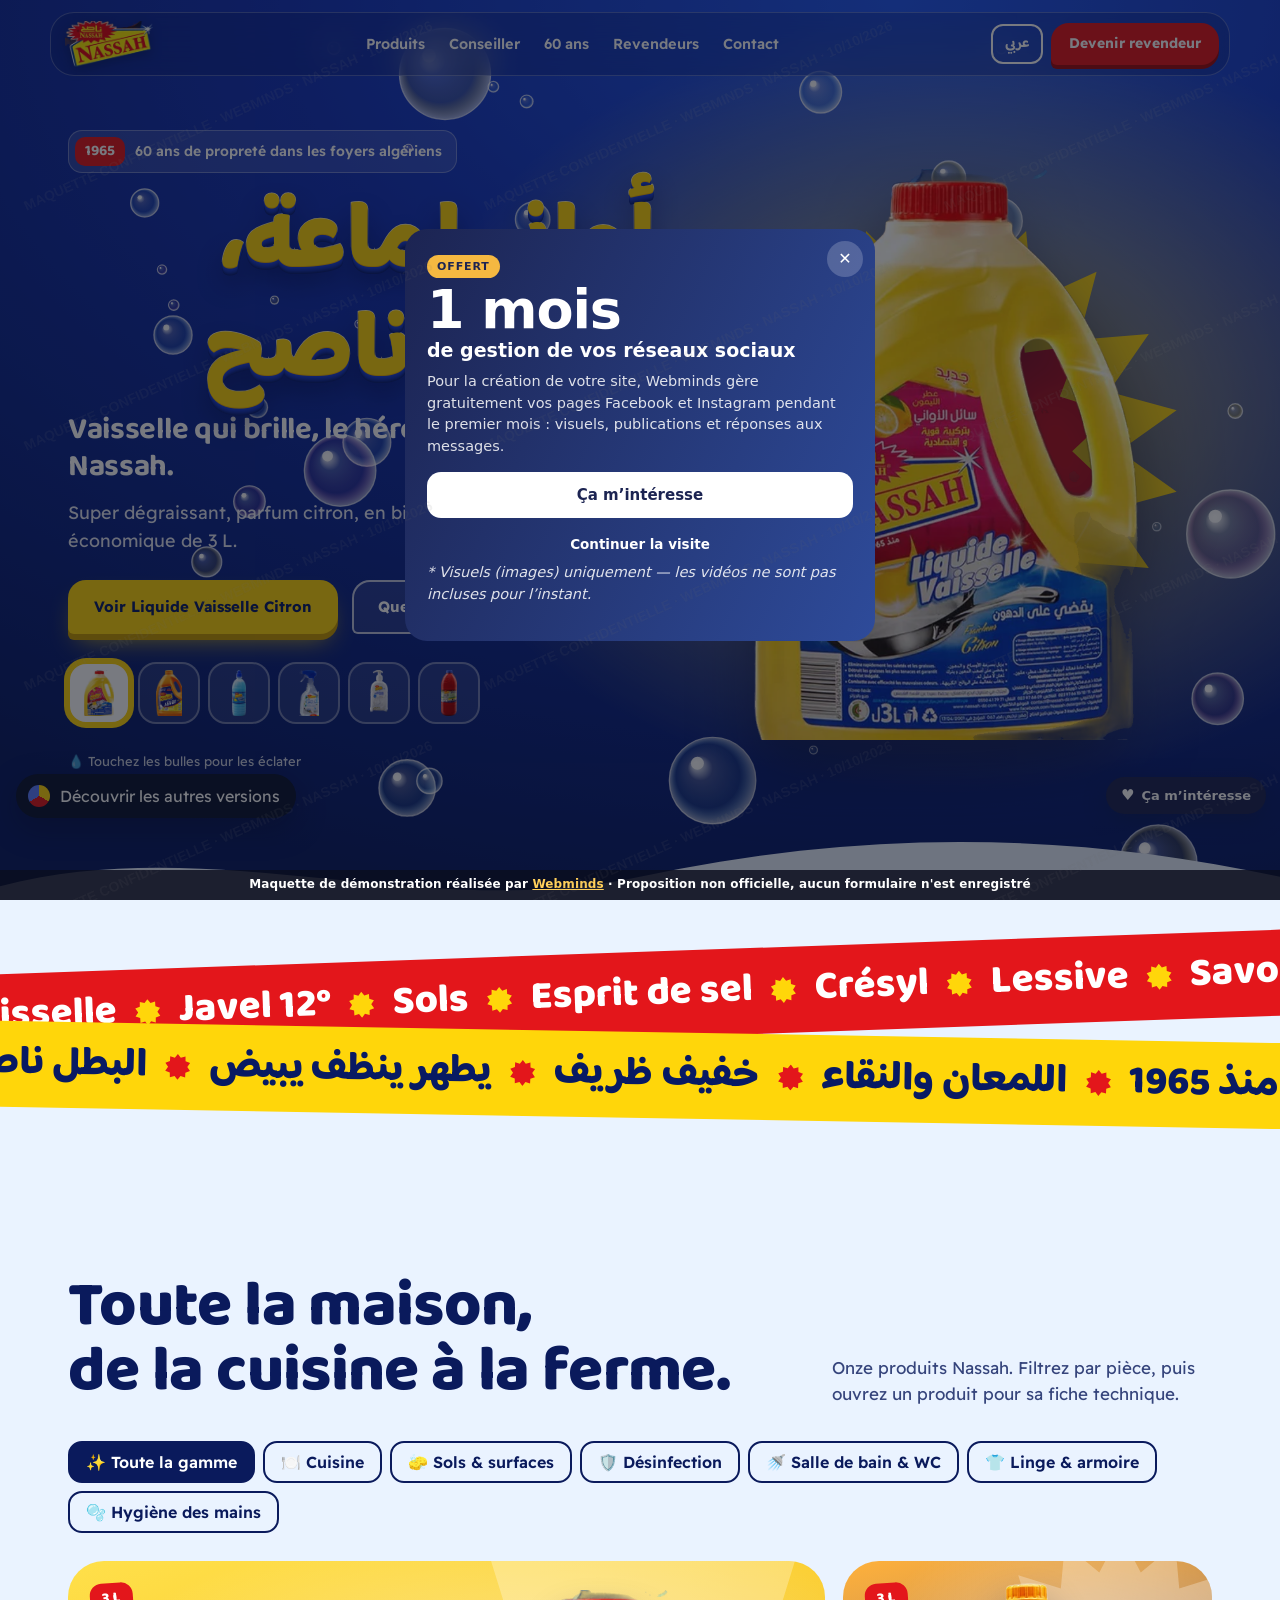
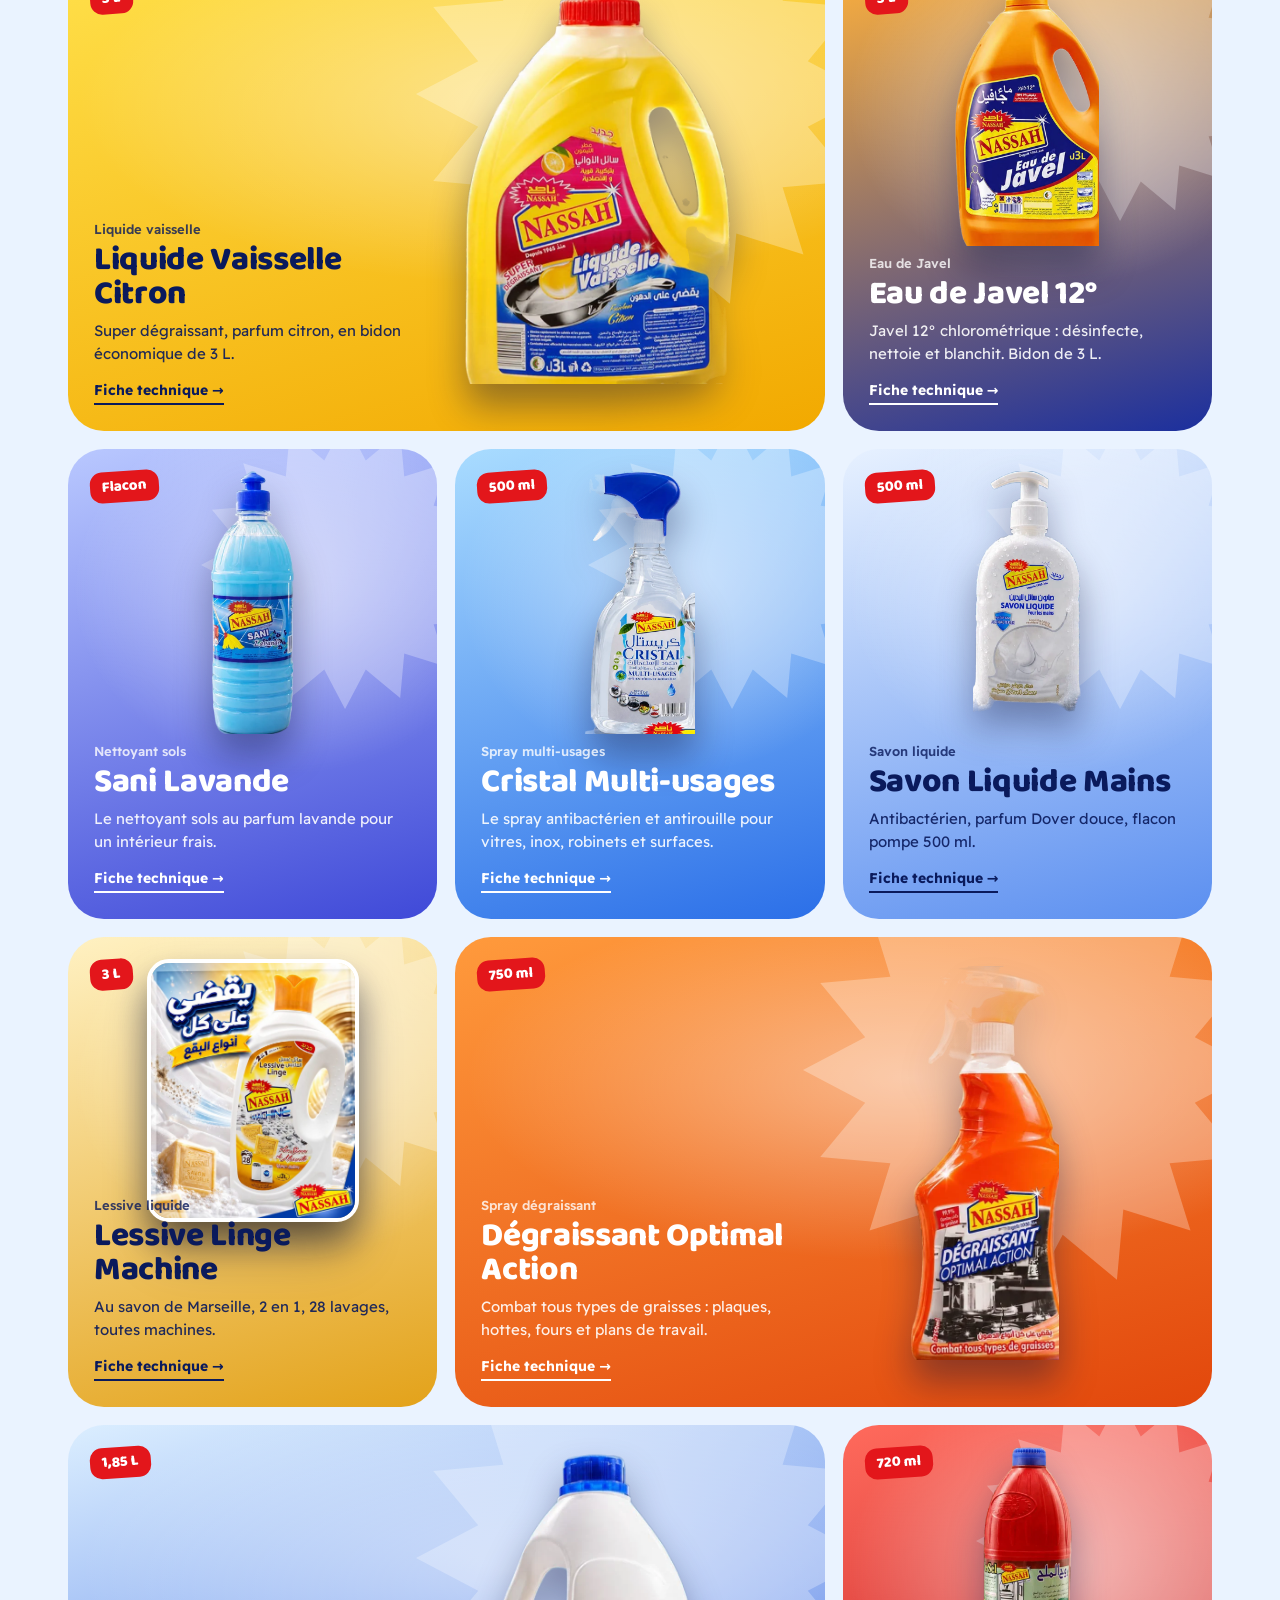
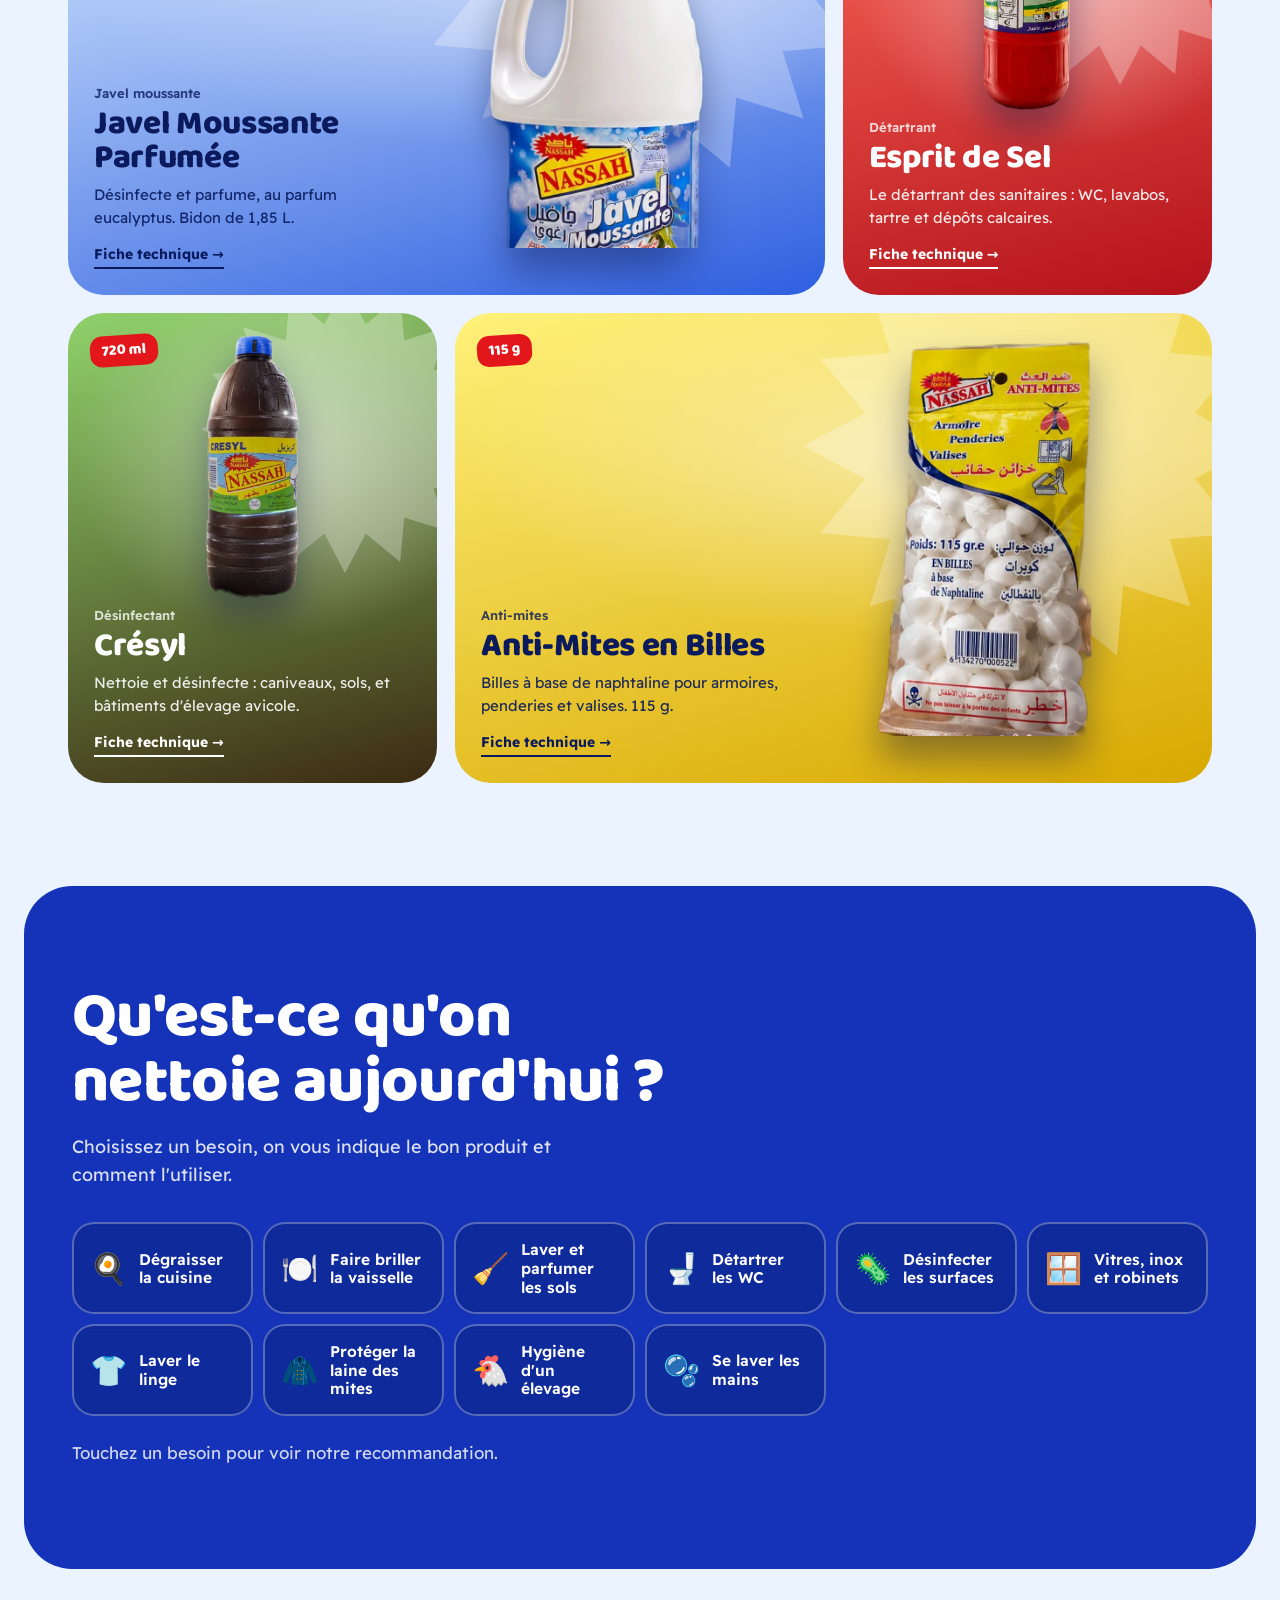
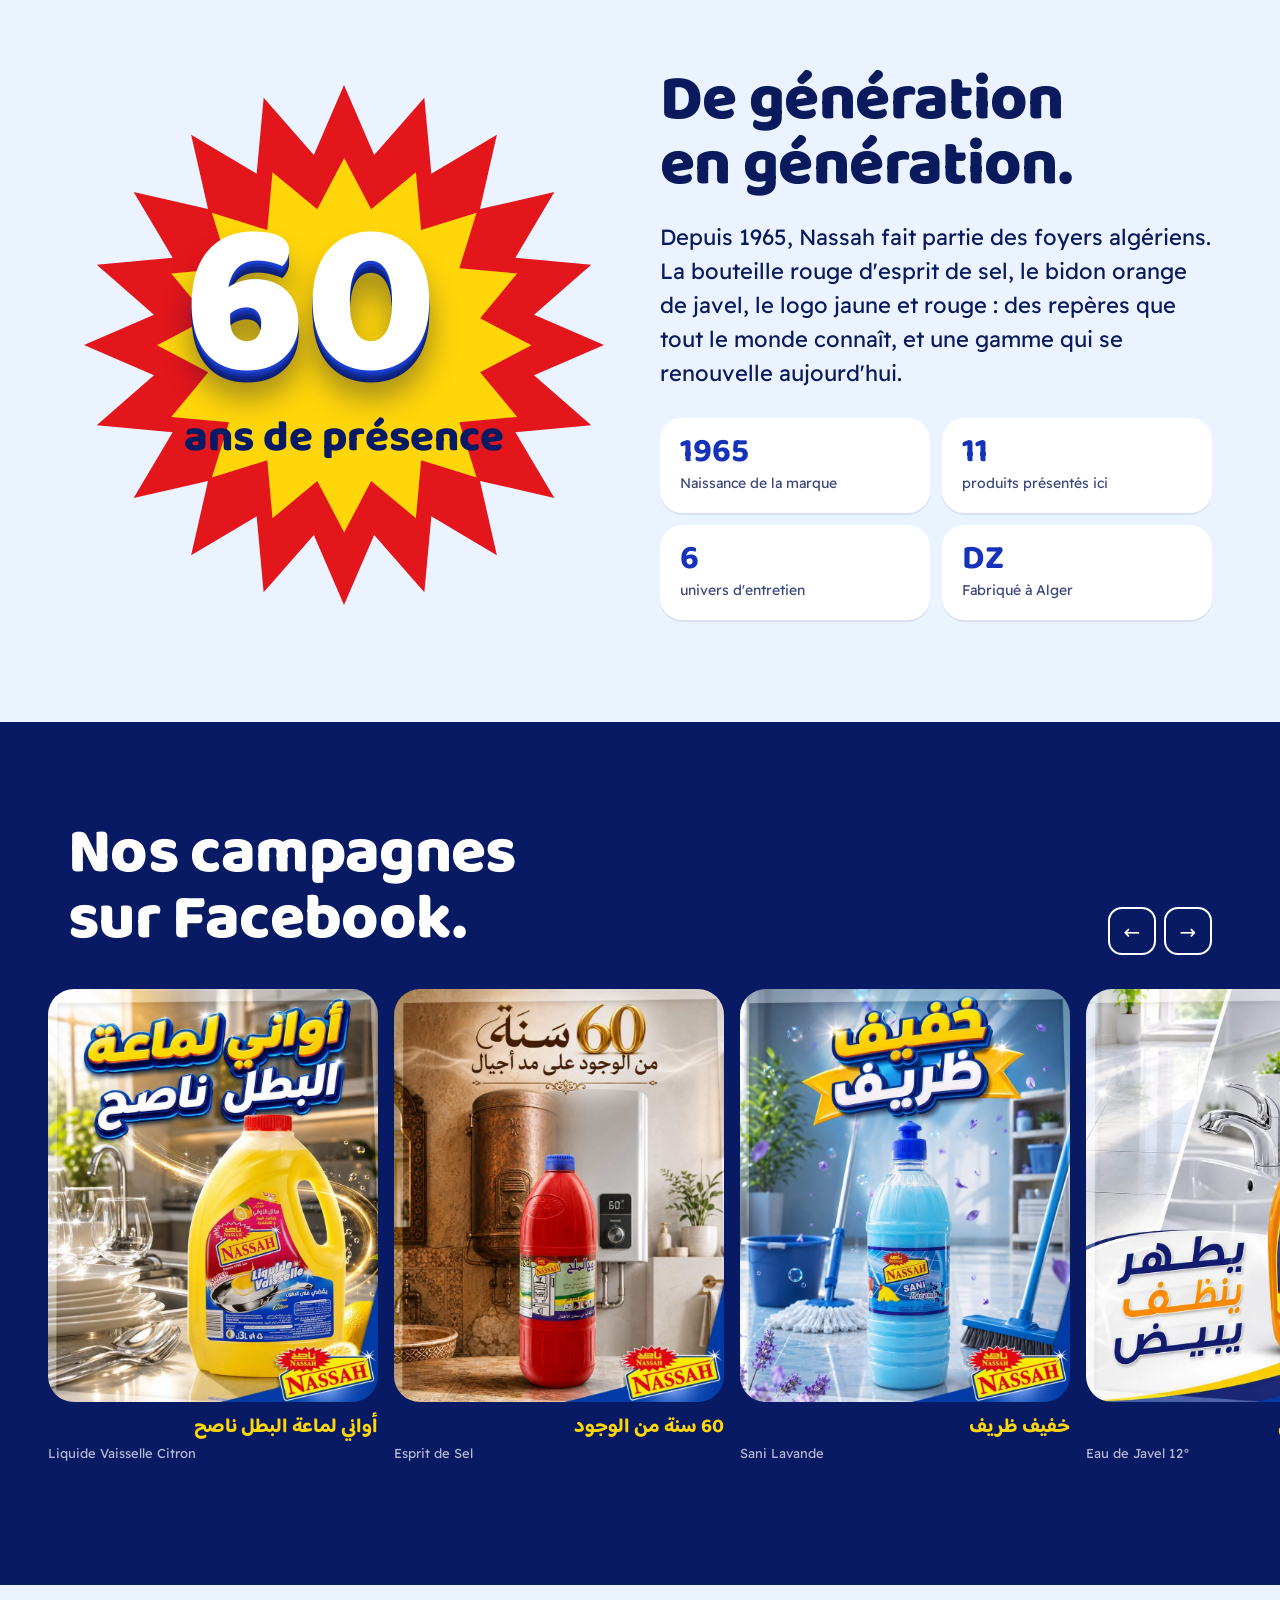
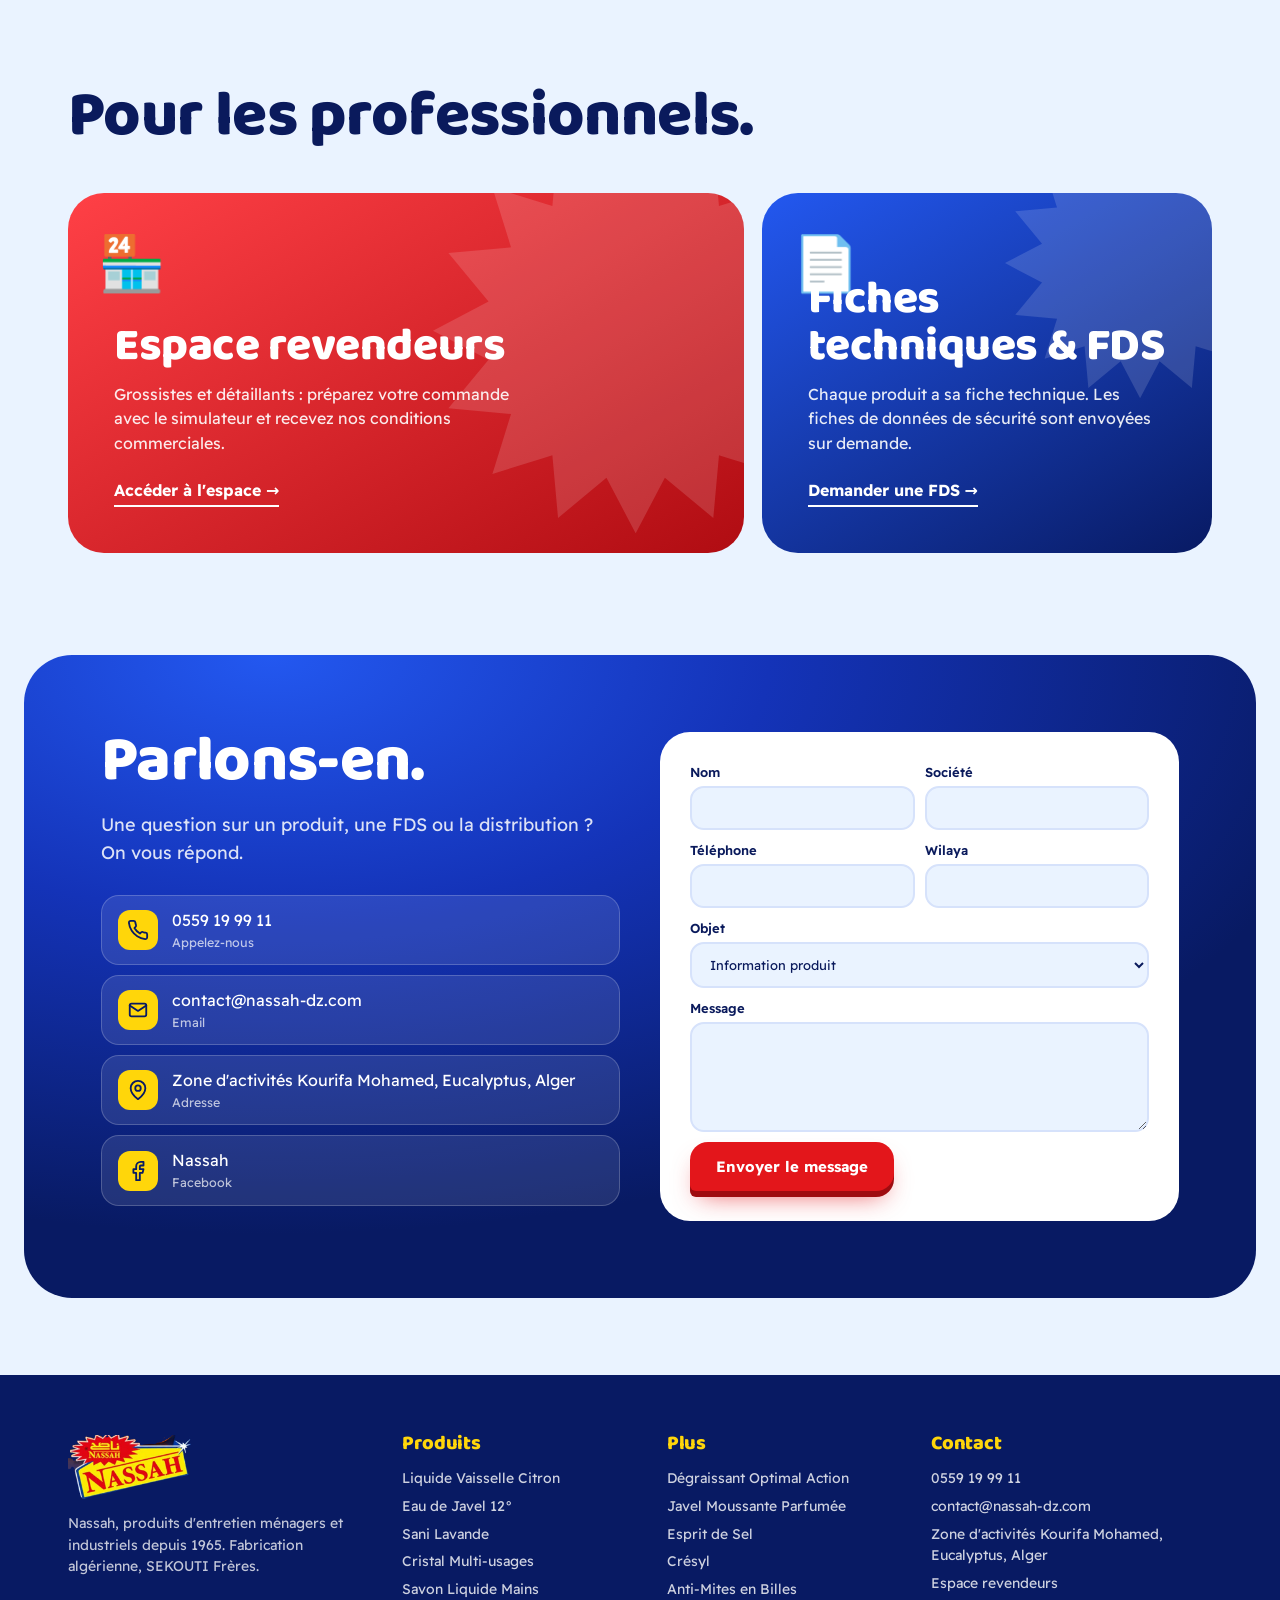
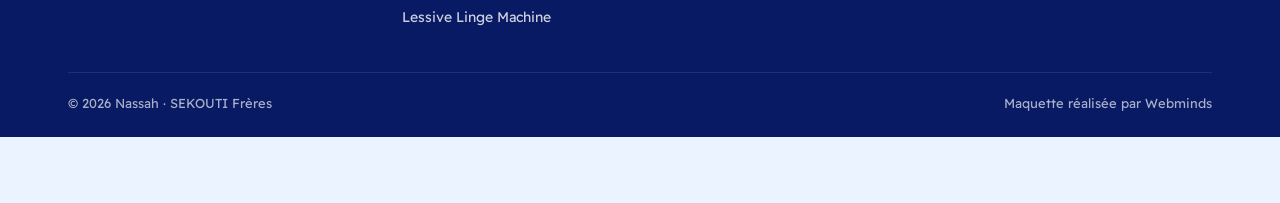
<file: index.html>
<!DOCTYPE html><html lang="fr"><head><meta charset="utf-8"><meta name="viewport" content="width=device-width,initial-scale=1,viewport-fit=cover"><meta name="theme-color" content="#1433b8"><link rel="preconnect" href="https://fonts.googleapis.com"><link rel="preconnect" href="https://fonts.gstatic.com" crossorigin><link href="https://fonts.googleapis.com/css2?family=Baloo+Bhaijaan+2:wght@600;700;800&family=Readex+Pro:wght@300;400;600;700&display=swap" rel="stylesheet"><style>:root{--yel:#ffd60a;--sun:#ffec80;--red:#e3161b;--blue:#1433b8;--royal:#2358f0;--navy:#081a63;--sky:#eaf3ff;--ink:#0a1a5c;--d:'Baloo Bhaijaan 2','Readex Pro',system-ui,sans-serif;--f:'Readex Pro',system-ui,sans-serif;--ease:cubic-bezier(.2,.8,.2,1)}*{box-sizing:border-box;margin:0;padding:0}:root{box-sizing:border-box;padding-top:env(safe-area-inset-top,0);padding-bottom:env(safe-area-inset-bottom,0)}html{scroll-behavior:smooth;overflow-x:clip;scroll-padding-top:90px}body{font-family:var(--f);background:var(--sky);color:var(--ink);overflow-x:clip;-webkit-font-smoothing:antialiased;line-height:1.55;font-size:16px}img{max-width:100%;display:block}a{color:inherit;text-decoration:none}button,input,select,textarea{font-family:inherit;font-size:inherit}:focus-visible{outline:3px solid var(--yel);outline-offset:3px;border-radius:6px}.skip{position:absolute;left:-9999px}.skip:focus{left:16px;top:16px;z-index:200;background:#fff;padding:10px 16px;border-radius:10px}.wrap{max-width:1240px;margin:0 auto;padding-inline:clamp(18px,4vw,48px)}section{padding-block:clamp(64px,8vw,112px);position:relative}h1,h2,h3,h4{font-family:var(--d);font-weight:800;line-height:1.02;letter-spacing:-.01em}h2{font-size:clamp(34px,5vw,68px)}html[lang=ar] h1,html[lang=ar] h2,html[lang=ar] h3{line-height:1.2}svg.i{width:1.1em;height:1.1em;flex:none}.x3d{font-family:'Baloo Bhaijaan 2',sans-serif;font-weight:800;color:var(--yel);direction:rtl;line-height:1.15;text-shadow:0 1px 0 #f0b400,0 2px 0 #1b3fd0,0 3px 0 #1a3bc6,0 4px 0 #1736b8,0 5px 0 #1532aa,0 6px 0 #122c98,0 7px 0 #0f2686,0 8px 0 #0c2076,0 16px 26px rgba(4,12,60,.45);-webkit-text-stroke:1.5px #fff5c2;paint-order:stroke fill}.x3d.w{color:#fff;-webkit-text-stroke:1.5px #fff;text-shadow:0 2px 0 #1b3fd0,0 3px 0 #1a3bc6,0 4px 0 #1736b8,0 5px 0 #1532aa,0 6px 0 #122c98,0 7px 0 #0f2686,0 8px 0 #0c2076,0 16px 26px rgba(4,12,60,.45)}.btn{display:inline-flex;align-items:center;justify-content:center;gap:10px;background:var(--red);color:#fff;padding:15px 26px;border-radius:18px 18px 18px 6px;font-weight:700;font-size:15px;border:0;cursor:pointer;white-space:nowrap;transition:transform .35s var(--ease),background .3s,box-shadow .35s;box-shadow:0 6px 0 #9e0c10,0 14px 26px -10px rgba(227,22,27,.7)}html[dir=rtl] .btn{border-radius:18px 18px 6px 18px}.btn:hover{transform:translateY(-3px);box-shadow:0 9px 0 #9e0c10,0 20px 30px -12px rgba(227,22,27,.7)}.btn:active{transform:translateY(3px);box-shadow:0 2px 0 #9e0c10}.btn.y{background:var(--yel);color:var(--navy);box-shadow:0 6px 0 #c79a00,0 14px 26px -10px rgba(255,214,10,.8)}.btn.y:hover{box-shadow:0 9px 0 #c79a00,0 20px 30px -12px rgba(255,214,10,.8)}.btn.ghost{background:rgba(255,255,255,.1);color:#fff;box-shadow:inset 0 0 0 2px rgba(255,255,255,.7)}.btn.ghost:hover{background:#fff;color:var(--navy)}.btn.sm{padding:10px 18px;font-size:14px;box-shadow:0 4px 0 #9e0c10}.btn.done{background:#18a558;box-shadow:0 6px 0 #0d6b38}.prog{position:fixed;top:0;left:0;height:4px;background:linear-gradient(90deg,var(--yel),var(--red));width:0;z-index:100}header.top{position:fixed;top:calc(12px + env(safe-area-inset-top,0px));left:50%;transform:translateX(-50%);z-index:60;width:min(1180px,calc(100% - 24px));display:flex;align-items:center;justify-content:space-between;gap:12px;padding:8px 10px 8px 14px;background:rgba(8,26,99,.25);border:1px solid rgba(255,255,255,.25);backdrop-filter:blur(16px);-webkit-backdrop-filter:blur(16px);border-radius:24px;color:#fff;transition:.35s}header.top.solid{background:rgba(255,255,255,.95);color:var(--navy);border-color:rgba(8,26,99,.08);box-shadow:0 16px 40px -18px rgba(8,26,99,.45)}header.top .logo img{height:46px;width:auto;filter:drop-shadow(0 3px 6px rgba(0,0,0,.25))}header.top nav{display:flex;gap:24px;font-size:14.5px;font-weight:600}header.top nav a{position:relative;padding:6px 0}header.top nav a::after{content:"";position:absolute;inset-inline:0;bottom:0;height:3px;border-radius:3px;background:var(--yel);transform:scaleX(0);transition:.3s}header.top nav a:hover::after{transform:scaleX(1)}.hr{display:flex;align-items:center;gap:8px}.lang{background:0 0;border:2px solid currentColor;color:inherit;border-radius:12px;padding:6px 12px;font-weight:700;font-size:14px;cursor:pointer;font-family:'Baloo Bhaijaan 2',sans-serif}.burger{display:none;width:44px;height:44px;border-radius:14px;border:0;background:var(--yel);color:var(--navy);font-size:20px;cursor:pointer}.menu{position:fixed;inset:0;z-index:70;background:var(--blue);color:#fff;display:none;flex-direction:column;justify-content:center;gap:8px;padding:0 32px}.menu.open{display:flex}.menu a{font-family:var(--d);font-size:clamp(32px,9vw,54px);font-weight:800}.menu .mx{position:absolute;top:calc(20px + env(safe-area-inset-top,0px));inset-inline-end:20px;width:48px;height:48px;border-radius:14px;border:0;background:#fff;color:var(--navy);font-size:20px;cursor:pointer}canvas.bcanvas{position:absolute;inset:0;width:100%;height:100%;z-index:1}.hero{--c1:#ffe04a;--c2:#f2a900;min-height:100svh;padding:0;color:#fff;overflow:hidden;display:flex;align-items:center;background:radial-gradient(70% 70% at 74% 44%,color-mix(in srgb,var(--c1) 70%,transparent) 0,transparent 60%),radial-gradient(120% 100% at 70% 0,var(--royal) 0,var(--blue) 40%,var(--navy) 100%);transition:background 1s}.hgrid{position:relative;z-index:2;display:grid;grid-template-columns:1.05fr .95fr;gap:24px;align-items:center;width:100%;padding-block:130px 150px;pointer-events:none}.hgrid a,.hgrid button{pointer-events:auto}.since{display:inline-flex;align-items:center;gap:10px;background:rgba(255,255,255,.12);border:1px solid rgba(255,255,255,.3);border-radius:14px;padding:6px 14px 6px 6px;font-weight:600;font-size:14px}html[dir=rtl] .since{padding:6px 6px 6px 14px}.since b{background:var(--red);border-radius:10px;padding:3px 10px;font-family:var(--d);font-size:15px}.hslog{font-size:clamp(46px,7.4vw,112px);margin:18px 0 4px;min-height:2.3em;display:flex;align-items:flex-end}.hslog span{display:inline-block;animation:slogIn .8s var(--ease) both}@keyframes slogIn{from{opacity:0;transform:translateY(30px) scale(.9) rotate(-2deg)}to{opacity:1;transform:none}}.hero h1{font-size:clamp(22px,2.4vw,32px);font-weight:700;max-width:520px;line-height:1.2}.hero .lead{max-width:470px;font-size:clamp(15px,1.4vw,18px);opacity:.88;margin:12px 0 26px}.acts{display:flex;gap:14px;flex-wrap:wrap;align-items:center}.hint{display:inline-flex;align-items:center;gap:8px;margin-top:26px;font-size:13px;opacity:.8}.hint .pc{background:var(--yel);color:var(--navy);border-radius:8px;padding:1px 8px;font-weight:800;opacity:0;transition:.3s}.hint.on .pc{opacity:1}.hstage{position:relative;height:clamp(380px,48vw,640px);display:grid;place-items:center;--px:0;--py:0}.hstage .sun{position:absolute;width:88%;aspect-ratio:1;color:var(--yel);opacity:.95;animation:spin 40s linear infinite;filter:drop-shadow(0 20px 40px rgba(0,0,0,.25))}.hstage .sun2{position:absolute;width:64%;aspect-ratio:1;color:var(--red);animation:spin 28s linear infinite reverse}@keyframes spin{to{rotate:360deg}}.hstage .ring{position:absolute;width:60%;aspect-ratio:1;border-radius:50%;border:2px solid rgba(255,255,255,.4);animation:ring 5s ease-out infinite}.hstage .ring:nth-of-type(2){animation-delay:2.5s}@keyframes ring{0%{scale:.5;opacity:.9}100%{scale:1.6;opacity:0}}.hprod{position:relative;height:84%;display:grid;place-items:center;transform:translate(calc(var(--px)*18px),calc(var(--py)*12px));transition:transform .3s ease-out}.hprod img{max-height:100%;width:auto;filter:drop-shadow(0 34px 30px rgba(4,12,60,.5));animation:flo 6s ease-in-out infinite}.hprod img.phot{border-radius:32px;max-height:88%;box-shadow:0 30px 60px -20px rgba(0,0,0,.6);border:6px solid #fff}.hprod img.off{opacity:0;transform:translateY(60px) rotate(8deg) scale(.85)}.hprod img{transition:opacity .6s,transform .8s var(--ease)}@keyframes flo{50%{translate:0 -16px}}.pick{display:flex;gap:8px;margin-top:28px;flex-wrap:wrap}.pick button{width:62px;height:62px;border-radius:18px;border:2px solid rgba(255,255,255,.35);background:rgba(255,255,255,.1);cursor:pointer;display:grid;place-items:center;padding:6px;transition:.3s var(--ease)}.pick button img{max-height:100%;width:auto}.pick button:hover{transform:translateY(-4px);background:rgba(255,255,255,.22)}.pick button.on{background:#fff;border-color:var(--yel);box-shadow:0 0 0 4px var(--yel)}.hwave{position:absolute;bottom:-1px;left:0;width:100%;height:clamp(50px,8vw,110px);z-index:3;pointer-events:none}.hwave path{fill:var(--sky)}.bands{overflow:hidden;padding:30px 0 50px}.bands .in{margin:0 -5%;transform:rotate(-2deg)}.band{overflow:hidden;white-space:nowrap;padding:12px 0;background:var(--red);color:#fff;display:flex}.band.y{background:var(--yel);color:var(--navy);transform:rotate(3deg) translateY(-6px)}.band .mq{display:flex}.band .mq>div{display:flex;align-items:center;animation:mq 40s linear infinite;flex:none}.band.y .mq>div{animation-direction:reverse}.band b{font-family:var(--d);font-weight:800;font-size:clamp(22px,3.2vw,40px);margin-inline:18px}.band .st{width:26px;height:26px;color:var(--yel);flex:none}.band.y .st{color:var(--red)}@keyframes mq{to{transform:translateX(-100%)}}.head{display:flex;justify-content:space-between;align-items:flex-end;gap:24px;flex-wrap:wrap}.head p{max-width:380px;font-size:17px;opacity:.8}.chips{display:flex;gap:8px;flex-wrap:wrap;margin-top:34px}.chip{border:2px solid var(--ink);background:0 0;color:var(--ink);border-radius:14px;padding:9px 16px;font-weight:600;cursor:pointer;transition:.25s}.chip:hover{background:#fff}.chip.on{background:var(--ink);color:#fff}.grid{display:grid;grid-template-columns:repeat(3,1fr);gap:18px;margin-top:28px}.card{position:relative;border-radius:36px;min-height:470px;padding:26px;display:flex;flex-direction:column;justify-content:flex-end;overflow:hidden;color:var(--k);background:radial-gradient(90% 60% at 60% 30%,rgba(255,255,255,.45),transparent 65%),linear-gradient(165deg,var(--c1),var(--c2));transition:transform .5s var(--ease),box-shadow .5s,opacity .4s}.card.wide{grid-column:span 2}.card:hover{transform:translateY(-8px);box-shadow:0 40px 60px -34px rgba(8,26,99,.7)}.card .sb{position:absolute;width:78%;top:-6%;inset-inline-end:-14%;color:rgba(255,255,255,.28);transition:rotate 1.2s var(--ease)}.card:hover .sb{rotate:40deg}.card .pi{position:absolute;top:22px;left:0;right:0;height:60%;display:grid;place-items:center;z-index:1;transition:transform .7s var(--ease)}.card .pi img{max-height:100%;width:auto;filter:drop-shadow(0 22px 18px rgba(4,12,60,.4))}.card .pi img.phot{border-radius:22px;max-height:96%;border:4px solid #fff;box-shadow:0 20px 40px -14px rgba(0,0,0,.5)}.card:hover .pi{transform:translateY(-8px) rotate(-5deg) scale(1.05)}.card .tx{position:relative;z-index:2}.card .ty{font-size:13px;font-weight:600;opacity:.8}.card h3{font-size:clamp(26px,2.6vw,34px);margin:4px 0 6px}.card p{font-size:15px;opacity:.9;max-width:380px}.card .fmt{position:absolute;top:22px;inset-inline-start:22px;z-index:3;background:var(--red);color:#fff;font-family:var(--d);font-weight:800;border-radius:12px;padding:4px 12px;font-size:15px;transform:rotate(-4deg)}.card .go{display:inline-flex;align-items:center;gap:8px;margin-top:14px;font-weight:700;font-size:14px;border-bottom:2px solid currentColor;padding-bottom:2px}.card.hide{display:none}.adv{background:var(--blue);color:#fff;border-radius:48px;margin-inline:clamp(10px,2vw,24px);overflow:hidden}.adv .wrap{position:relative;z-index:2;pointer-events:none}.adv .wrap *{pointer-events:auto}.adv h2{color:#fff}.adv p.sub{opacity:.85;margin-top:14px;font-size:18px;max-width:560px}.needs{display:grid;grid-template-columns:repeat(auto-fill,minmax(180px,1fr));gap:10px;margin-top:34px}.need{border:2px solid rgba(255,255,255,.3);border-radius:22px;background:rgba(8,26,99,.35);padding:16px;text-align:start;cursor:pointer;color:#fff;display:flex;align-items:center;gap:12px;font-weight:600;font-size:15.5px;line-height:1.2;transition:.3s var(--ease);backdrop-filter:blur(4px)}.need:hover{transform:translateY(-4px);border-color:#fff}.need.on{background:var(--yel);color:var(--navy);border-color:var(--yel)}.need .em{font-size:30px;line-height:1}.nres{margin-top:24px}.nbox{display:grid;grid-template-columns:.85fr 1.15fr;gap:18px;background:#fff;color:var(--ink);border-radius:34px;padding:14px;animation:pop .5s var(--ease)}@keyframes pop{from{opacity:0;transform:translateY(20px) scale(.97)}}.nstage{border-radius:24px;display:flex;align-items:flex-end;justify-content:center;gap:4px;padding:26px 14px 16px;min-height:300px;position:relative;overflow:hidden;background:linear-gradient(160deg,var(--c1),var(--c2))}.nstage .sb{position:absolute;width:90%;color:rgba(255,255,255,.35);top:5%;animation:spin 30s linear infinite}.nstage img{position:relative;max-height:260px;width:auto;filter:drop-shadow(0 18px 14px rgba(4,12,60,.4))}.nstage img.phot{max-height:270px;border-radius:18px;border:4px solid #fff}.nstage img+img{max-height:210px}.ninfo{padding:14px 10px}.ninfo .r{display:inline-block;background:var(--red);color:#fff;border-radius:10px;padding:4px 12px;font-size:13px;font-weight:700}.ninfo h3{font-size:clamp(26px,2.8vw,38px);margin:12px 0}.ninfo ul{list-style:none;display:grid;gap:10px;margin:14px 0 18px}.ninfo li{display:flex;gap:12px;align-items:flex-start}.ninfo li svg{background:var(--yel);color:var(--navy);border-radius:8px;padding:3px;width:24px;height:24px}.empty{opacity:.8;font-size:17px}.hist{overflow:hidden}.hgrid2{display:grid;grid-template-columns:1fr 1fr;gap:40px;align-items:center}.sixty{position:relative;display:grid;place-items:center;aspect-ratio:1;max-width:520px;margin-inline:auto;width:100%}.sixty .sb{position:absolute;inset:0;color:var(--red);animation:spin 60s linear infinite}.sixty .sb2{position:absolute;inset:14%;color:var(--yel);animation:spin 45s linear infinite reverse}.sixty .n{position:relative;font-family:'Baloo Bhaijaan 2';font-weight:800;font-size:clamp(120px,17vw,230px);line-height:.8;color:#fff;text-shadow:0 3px 0 #1b3fd0,0 6px 0 #1532aa,0 9px 0 #0f2686,0 12px 0 #0c2076,0 26px 30px rgba(4,12,60,.4)}.sixty .n small{display:block;text-align:center;font-size:.2em;color:var(--navy);text-shadow:none;margin-top:18px}.hist p.big{font-size:clamp(18px,1.8vw,22px);margin-top:18px}.facts{display:grid;grid-template-columns:1fr 1fr;gap:12px;margin-top:28px}.fact{background:#fff;border-radius:22px;padding:18px 20px;box-shadow:0 2px 0 rgba(8,26,99,.08)}.fact b{display:block;font-family:var(--d);font-size:34px;line-height:1;color:var(--blue)}.fact span{font-size:14px;opacity:.8}.camp{background:var(--navy);color:#fff;overflow:hidden}.camp h2{color:#fff}.rail{display:flex;gap:16px;overflow-x:auto;scroll-snap-type:x mandatory;padding:34px clamp(18px,4vw,48px) 20px;scrollbar-width:thin;scrollbar-color:var(--yel) transparent}.rail figure{flex:0 0 clamp(240px,26vw,330px);scroll-snap-align:start;position:relative}.rail img{border-radius:26px;aspect-ratio:4/5;object-fit:cover;width:100%;transition:transform .5s var(--ease)}.rail figure:hover img{transform:translateY(-6px) rotate(-1deg)}.rail figcaption{margin-top:10px;font-family:'Baloo Bhaijaan 2';font-weight:700;font-size:20px;direction:rtl;text-align:right;color:var(--yel)}.rail figcaption small{display:block;direction:ltr;text-align:left;font-family:var(--f);font-weight:400;font-size:13px;color:#fff;opacity:.7}html[dir=rtl] .rail figcaption small{direction:rtl;text-align:right}.railnav{display:flex;gap:8px}.railnav button{width:48px;height:48px;border-radius:14px;border:2px solid #fff;background:0 0;color:#fff;font-size:20px;cursor:pointer}.railnav button:hover{background:#fff;color:var(--navy)}.duo{display:grid;grid-template-columns:1.2fr .8fr;gap:18px;margin-top:40px}.esp{position:relative;overflow:hidden;border-radius:36px;padding:clamp(26px,4vw,46px);min-height:360px;display:flex;flex-direction:column;justify-content:flex-end;color:#fff;transition:transform .5s var(--ease)}.esp:hover{transform:translateY(-6px)}.esp.r{background:linear-gradient(150deg,#ff4046,#b00c12)}.esp.b{background:linear-gradient(150deg,var(--royal),var(--navy))}.esp .sb{position:absolute;width:60%;top:-18%;inset-inline-end:-14%;color:rgba(255,255,255,.14);transition:rotate 1.4s var(--ease)}.esp:hover .sb{rotate:45deg}.esp h3{font-size:clamp(30px,3.6vw,50px);position:relative}.esp p{max-width:420px;margin-top:10px;position:relative;opacity:.9}.esp .go{position:relative;margin-top:22px;font-weight:700;display:inline-flex;gap:8px;border-bottom:2px solid;align-self:flex-start;padding-bottom:2px}.esp .ico{position:absolute;top:28px;inset-inline-start:30px;font-size:54px}.contact{position:relative;margin:0 clamp(10px,2vw,24px) clamp(40px,6vw,80px);border-radius:48px;overflow:hidden;background:radial-gradient(90% 90% at 20% 0,var(--royal),var(--blue) 45%,var(--navy));color:#fff}.contact .cg{position:relative;z-index:2;display:grid;grid-template-columns:1fr 1fr;gap:40px;padding:clamp(34px,6vw,80px);pointer-events:none}.contact .cg *{pointer-events:auto}.contact h2{color:#fff}.cinfo{display:grid;gap:10px;margin-top:28px}.cinfo a{display:flex;align-items:center;gap:14px;background:rgba(255,255,255,.1);border:1px solid rgba(255,255,255,.2);border-radius:18px;padding:12px 16px;transition:.3s}.cinfo a:hover{background:rgba(255,255,255,.2)}.cinfo svg{width:40px;height:40px;background:var(--yel);color:var(--navy);border-radius:12px;padding:9px}.cinfo small{display:block;opacity:.7;font-size:12.5px}.f{display:grid;grid-template-columns:1fr 1fr;gap:10px;align-content:start;background:#fff;border-radius:30px;padding:clamp(18px,3vw,30px);color:var(--ink)}.f .full{grid-column:1/-1}.f label{display:grid;gap:4px;font-size:13px;font-weight:600}.f input,.f select,.f textarea{border:2px solid #d6e2fb;background:var(--sky);border-radius:14px;padding:12px 14px;color:var(--ink);width:100%}.f input:focus,.f select:focus,.f textarea:focus{border-color:var(--blue);outline:0}.f textarea{min-height:110px;resize:vertical}.f .btn{grid-column:1/-1;justify-self:start}.ft{background:var(--navy);color:#fff;padding:60px 0 24px}.fg{display:grid;grid-template-columns:1.3fr 1fr 1fr 1.2fr;gap:30px}.flogo{height:64px;width:auto;margin-bottom:14px}.ft p{opacity:.75;max-width:320px;font-size:14px}.ft h4{font-size:20px;margin-bottom:10px;color:var(--yel)}.ft a{display:block;opacity:.8;font-size:14px;padding:3px 0}.ft a:hover{opacity:1;color:var(--yel)}.fb{display:flex;justify-content:space-between;gap:12px;flex-wrap:wrap;border-top:1px solid rgba(255,255,255,.15);margin-top:40px;padding-top:20px;font-size:13px;opacity:.65}.rv{opacity:0;transform:translateY(28px);transition:opacity .7s,transform .8s var(--ease)}.rv.in{opacity:1;transform:none}.phero{--c1:#ffe04a;--c2:#f2a900;padding:0;overflow:hidden;color:var(--k,#fff);background:radial-gradient(80% 80% at 70% 40%,rgba(255,255,255,.4),transparent 60%),linear-gradient(160deg,var(--c1),var(--c2))}.phero .hgrid{padding-block:140px 130px}.crumb{font-size:14px;opacity:.8;display:flex;gap:8px;flex-wrap:wrap}.crumb a{text-decoration:underline}.phero h1{font-size:clamp(40px,6vw,82px);margin:14px 0 10px;line-height:.98}.phero .x3d{font-size:clamp(30px,4.2vw,58px);margin:8px 0 14px}.phero .lead{font-size:18px;max-width:520px;opacity:.92}.tags{display:flex;flex-wrap:wrap;gap:8px;margin:18px 0 24px}.tags span{background:rgba(255,255,255,.3);border:1.5px solid rgba(255,255,255,.55);border-radius:12px;padding:6px 12px;font-weight:600;font-size:14px;backdrop-filter:blur(4px)}.phero .hstage .sun{color:rgba(255,255,255,.45)}.phero .hstage .sun2{color:rgba(255,255,255,.25)}.phero .hwave path{fill:var(--sky)}.pgrid{display:grid;grid-template-columns:1.1fr .9fr;gap:22px;align-items:start}.panel{background:#fff;border-radius:32px;padding:clamp(22px,3vw,36px)}.panel h2{font-size:clamp(28px,3vw,40px);margin-bottom:14px}.panel p{font-size:17px}.steps{list-style:none;counter-reset:s;display:grid;gap:12px;margin-top:8px}.steps li{counter-increment:s;display:flex;gap:14px;align-items:flex-start;font-size:16px}.steps li::before{content:counter(s);flex:none;width:36px;height:36px;border-radius:12px;background:var(--yel);color:var(--navy);font-family:var(--d);font-weight:800;display:grid;place-items:center;font-size:19px}.caut{list-style:none;display:grid;gap:10px}.caut li{display:flex;gap:12px;align-items:flex-start}.caut svg{color:var(--red);width:22px;height:22px;margin-top:2px}.specs{display:grid;grid-template-columns:1fr 1fr;gap:10px;margin-top:18px}.specs div{background:var(--sky);border-radius:18px;padding:14px 16px}.specs small{display:block;font-size:12.5px;opacity:.7}.specs b{font-family:var(--d);font-size:22px}.postimg{border-radius:28px;overflow:hidden;margin-top:18px}.rel{display:grid;grid-template-columns:repeat(4,1fr);gap:14px;margin-top:30px}.rel .card{min-height:340px;padding:20px}.rel .card h3{font-size:22px}.rel .card p{display:none}.sim{display:grid;grid-template-columns:1.3fr .7fr;gap:18px;margin-top:34px;align-items:start}.srow{display:grid;grid-template-columns:56px 1fr auto;gap:14px;align-items:center;background:#fff;border-radius:20px;padding:10px 14px;margin-bottom:8px}.srow img{height:52px;width:auto;margin-inline:auto}.srow img.phot{border-radius:10px}.srow b{font-family:var(--d);font-size:19px;display:block;line-height:1.1}.srow small{opacity:.7;font-size:13px}.qty{display:flex;align-items:center;gap:6px}.qty button{width:36px;height:36px;border-radius:11px;border:2px solid var(--ink);background:#fff;font-weight:800;cursor:pointer}.qty button:hover{background:var(--ink);color:#fff}.qty output{min-width:32px;text-align:center;font-family:var(--d);font-weight:800;font-size:20px}.recap{position:sticky;top:100px;background:var(--navy);color:#fff;border-radius:30px;padding:26px}.recap h3{font-size:30px;color:var(--yel)}.recap ul{list-style:none;margin:16px 0;display:grid;gap:6px;font-size:15px}.recap li{display:flex;justify-content:space-between;gap:10px;border-bottom:1px dashed rgba(255,255,255,.2);padding-bottom:6px}.recap .tot{font-family:var(--d);font-size:26px;margin:10px 0 18px}.perks{display:grid;grid-template-columns:repeat(3,1fr);gap:14px;margin-top:34px}.perk{background:#fff;border-radius:26px;padding:24px}.perk .e{font-size:38px}.perk h3{font-size:24px;margin:10px 0 6px}@media (max-width:1000px){header.top .btn.sm,header.top nav{display:none}.burger{display:grid;place-items:center}.hgrid{grid-template-columns:1fr;padding-block:110px 120px;text-align:start}.hstage{height:clamp(320px,80vw,460px);order:-1;margin-top:10px}.hslog{min-height:0}.grid{grid-template-columns:1fr 1fr}.card.wide{grid-column:span 2}.contact .cg,.duo,.hgrid2,.pgrid,.sim{grid-template-columns:1fr}.nbox{grid-template-columns:1fr}.fg{grid-template-columns:1fr 1fr}.rel{grid-template-columns:1fr 1fr}.perks{grid-template-columns:1fr}.recap{position:static}}@media (max-width:620px){.grid{grid-template-columns:1fr}.card.wide{grid-column:auto}.card{min-height:430px}.f{grid-template-columns:1fr}.fg{grid-template-columns:1fr}.facts{grid-template-columns:1fr 1fr}.adv,.contact{border-radius:32px}.pick button{width:52px;height:52px}}@media (prefers-reduced-motion:reduce){*,::after,::before{animation:none!important;transition:none!important}.rv{opacity:1;transform:none}}span.sb,span.sb2,span.sun,span.sun2{display:block}span.sb svg,span.sb2 svg,span.sun svg,span.sun2 svg{width:100%;height:100%;display:block}.hprod{height:78%;width:100%}.hprod img{height:100%;max-width:90%;object-fit:contain;margin-inline:auto}.hprod img.phot{height:88%;width:auto}.pick button img{height:100%;object-fit:contain}.card .pi img{height:100%;max-width:88%;object-fit:contain}.card .pi img.phot{height:96%;width:auto;max-width:92%}.nstage img{height:240px;max-height:none;object-fit:contain;max-width:48%}.nstage img:only-of-type{max-width:80%}.nstage img+img{height:190px}.nstage img.phot{height:260px;max-width:70%}.srow img{height:52px;max-width:56px;object-fit:contain}.hprod{position:absolute;inset:9% 4% 6%;height:auto;width:auto;display:flex;align-items:center;justify-content:center}.hprod img{height:auto;max-height:100%;max-width:90%;width:auto}.hprod img.phot{max-height:90%;height:auto}.pick button{display:flex;align-items:center;justify-content:center}.pick button img{height:auto;max-height:100%;max-width:100%}.card .pi{display:flex;align-items:center;justify-content:center;height:56%}.card .pi img{height:auto;max-height:100%;max-width:86%;width:auto}.card .pi img.phot{height:auto;max-height:100%}.card.wide .pi{top:6%;height:84%;left:auto;right:4%;width:52%}html[dir=rtl] .card.wide .pi{right:auto;left:4%}.card.wide .tx{max-width:46%}.card.wide .sb{width:60%;top:-20%;inset-inline-end:-6%}@media (max-width:620px){.card.wide .pi{top:22px;height:56%;left:0;right:0;width:auto}.card.wide .tx{max-width:none}}.hprod{inset:4% 2% 3%}.rail{scroll-padding-inline:clamp(18px,4vw,48px)}</style><link rel="icon" href="img/logo-nassah.png"><title>Nassah — Produits d'entretien depuis 1965</title><meta name="description" content="Nassah (SEKOUTI Frères) : liquide vaisselle, eau de javel, nettoyants sols, esprit de sel, crésyl, lessive, savon liquide… Produits d'entretien algériens depuis 1965."><meta name="robots" content="noindex, nofollow"></head><body data-home="1"><div id="hdr"></div><main id="main"><section class="hero" id="top"><canvas class="bcanvas"></canvas><div class="wrap hgrid"><div><span class="since"><b>1965</b><span data-ar="60 سنة من النقاء في البيوت الجزائرية">60 ans de propreté dans les foyers algériens</span></span><div class="hslog x3d" id="hslog"></div><h1 id="hname"></h1><p class="lead" id="hlead"></p><div class="acts"><a class="btn y" id="hlink" href="#gamme"></a><a class="btn ghost" href="#conseiller" data-ar="أي منتج لأي استعمال؟">Quel produit pour quoi ?</a></div><div class="pick" id="pick" role="group" aria-label="Choisir un produit"></div><span class="hint" id="hint"><span data-ar="💧 المسوا الفقاعات لتفجيرها">💧 Touchez les bulles pour les éclater</span><span class="pc" id="popc">0</span></span></div><div class="hstage" id="hs"><span class="sun"></span><span class="sun2"></span><i class="ring"></i><i class="ring"></i><div class="hprod" id="hprod"></div></div></div><svg class="hwave" viewBox="0 0 1440 110" preserveAspectRatio="none"><path d="M0 70 C240 10 480 110 720 60 S1200 10 1440 60 V110 H0Z"/></svg></section><div class="bands" aria-hidden="true"><div class="in"><div class="band"><div class="mq" data-w="Vaisselle|Javel 12°|Sols|Esprit de sel|Crésyl|Lessive|Savon mains|Anti-mites|Cristal"></div></div><div class="band y"><div class="mq" data-w="البطل ناصح|يطهر ينظف يبيض|خفيف ظريف|اللمعان والنقاء|منذ 1965"></div></div></div></div><section id="gamme"><div class="wrap"><div class="head"><h2 data-ar="كل البيت،<br>من المطبخ إلى المزرعة.">Toute la maison,<br>de la cuisine à la ferme.</h2><p data-ar="11 منتجا ناصح. اختاروا مكانا لتصفية المنتجات، واضغطوا على منتج لفيشه التقني.">Onze produits Nassah. Filtrez par pièce, puis ouvrez un produit pour sa fiche technique.</p></div><div class="chips" id="chips" role="group" aria-label="Filtrer"></div><div class="grid" id="grid"></div></div></section><section id="conseiller" class="adv"><canvas class="bcanvas" data-n="22"></canvas><div class="wrap"><h2 data-ar="واش حابين<br>تنظفو اليوم؟">Qu'est-ce qu'on<br>nettoie aujourd'hui ?</h2><p class="sub" data-ar="اختاروا حاجتكم ونقترح عليكم المنتج المناسب وطريقة الاستعمال.">Choisissez un besoin, on vous indique le bon produit et comment l'utiliser.</p><div class="needs" id="needs"></div><div class="nres" id="nres" aria-live="polite"></div></div></section><section id="histoire" class="hist"><div class="wrap hgrid2"><div class="sixty rv"><span class="sb"></span><span class="sb2"></span><div class="n">60<small data-ar="سنة من الوجود">ans de présence</small></div></div><div class="rv"><h2 data-ar="على مدّ أجيال.">De génération<br>en génération.</h2><p class="big" data-ar="منذ 1965، ناصح موجودة في البيوت الجزائرية. قارورة روح الملح الحمراء، بيدون جافيل البرتقالي، والشعار الأصفر والأحمر: علامات يعرفها الجميع، ومنتجات تتجدد اليوم بحلة جديدة.">Depuis 1965, Nassah fait partie des foyers algériens. La bouteille rouge d'esprit de sel, le bidon orange de javel, le logo jaune et rouge : des repères que tout le monde connaît, et une gamme qui se renouvelle aujourd'hui.</p><div class="facts"><div class="fact"><b>1965</b><span data-ar="تأسيس العلامة">Naissance de la marque</span></div><div class="fact"><b>11</b><span data-ar="منتجا في هذا الموقع">produits présentés ici</span></div><div class="fact"><b>6</b><span data-ar="أماكن في البيت">univers d'entretien</span></div><div class="fact"><b>DZ</b><span data-ar="صناعة جزائرية، الجزائر العاصمة">Fabriqué à Alger</span></div></div></div></div></section><section class="camp"><div class="wrap head"><h2 data-ar="حملاتنا<br>على فيسبوك.">Nos campagnes<br>sur Facebook.</h2><div class="railnav"><button type="button" id="rp" aria-label="Précédent">←</button><button type="button" id="rn" aria-label="Suivant">→</button></div></div><div class="rail" id="rail"></div></section><section><div class="wrap"><h2 class="rv" data-ar="للمحترفين.">Pour les professionnels.</h2><div class="duo"><a class="esp r rv" href="revendeurs.html"><span class="sb"></span><span class="ico" aria-hidden="true">🏪</span><h3 data-ar="فضاء الموزّعين">Espace revendeurs</h3><p data-ar="تجار الجملة والتجزئة: حضّروا طلبيتكم بالمحاكي واطلبوا شروطنا التجارية.">Grossistes et détaillants : préparez votre commande avec le simulateur et recevez nos conditions commerciales.</p><span class="go" data-ar="ادخلوا الفضاء ←">Accéder à l'espace →</span></a> <a class="esp b rv" href="#contact"><span class="sb"></span><span class="ico" aria-hidden="true">📄</span><h3 data-ar="الفيشات التقنية وFDS">Fiches techniques & FDS</h3><p data-ar="لكل منتج فيش تقني. ورقة بيانات السلامة متوفرة عند الطلب.">Chaque produit a sa fiche technique. Les fiches de données de sécurité sont envoyées sur demande.</p><span class="go" data-ar="اطلبوا FDS ←">Demander une FDS →</span></a></div></div></section><div class="contact" id="contact"><canvas class="bcanvas" data-n="16"></canvas><div class="cg"><div><h2 data-ar="تحدثوا معنا.">Parlons-en.</h2><p style="margin-top:14px;opacity:.85;font-size:18px" data-ar="سؤال عن منتج، طلب FDS أو توزيع؟ نجيبكم.">Une question sur un produit, une FDS ou la distribution ? On vous répond.</p><div class="cinfo" id="cinfo"></div></div><form class="f" id="form"><label><span data-ar="الاسم">Nom</span><input required autocomplete="name"></label> <label><span data-ar="المؤسسة">Société</span><input autocomplete="organization"></label> <label><span data-ar="الهاتف">Téléphone</span><input type="tel" required autocomplete="tel"></label> <label><span data-ar="الولاية">Wilaya</span><input></label> <label class="full"><span data-ar="الموضوع">Objet</span><select id="subj"></select></label> <label class="full"><span data-ar="رسالتكم">Message</span><textarea></textarea></label> <button class="btn" type="submit" data-ar="إرسال الرسالة">Envoyer le message</button></form></div></div></main><div id="ftr"></div><script>const _0x4822c7=_0x4a67;(function(_0x4f3869,_0x5021eb){const _0x4647bb=_0x4a67,_0x17522d=_0x4f3869();while(!![]){try{const _0x51d1ee=-parseInt(_0x4647bb(0x1e3))/0x1*(-parseInt(_0x4647bb(0xa0))/0x2)+parseInt(_0x4647bb(0x13e))/0x3+-parseInt(_0x4647bb(0xa2))/0x4*(parseInt(_0x4647bb(0x12a))/0x5)+parseInt(_0x4647bb(0xd2))/0x6*(-parseInt(_0x4647bb(0x1b1))/0x7)+-parseInt(_0x4647bb(0xad))/0x8*(parseInt(_0x4647bb(0x17a))/0x9)+-parseInt(_0x4647bb(0x141))/0xa*(-parseInt(_0x4647bb(0x132))/0xb)+parseInt(_0x4647bb(0x18d))/0xc*(parseInt(_0x4647bb(0x10e))/0xd);if(_0x51d1ee===_0x5021eb)break;else _0x17522d['push'](_0x17522d['shift']());}catch(_0x340091){_0x17522d['push'](_0x17522d['shift']());}}}(_0x2b0d,0x6cf88));const _0x167ef2=(function(){let _0x1714fc=!![];return function(_0x8cda9c,_0x1ed627){const _0x53787f=_0x1714fc?function(){const _0x18c268=_0x4a67;if(_0x1ed627){const _0x1ec538=_0x1ed627[_0x18c268(0x185)](_0x8cda9c,arguments);return _0x1ed627=null,_0x1ec538;}}:function(){};return _0x1714fc=![],_0x53787f;};}()),_0x56f618=_0x167ef2(this,function(){const _0x681a26=_0x4a67,_0x1d7ffb={'PZjNU':_0x681a26(0xc7)};if(_0x56f618[_0x681a26(0x1cf)]()['toString']()['indexOf']('\x0a')!==-0x1)return;return _0x56f618[_0x681a26(0x1ae)]()[_0x681a26(0xce)](_0x1d7ffb[_0x681a26(0x1ac)])[_0x681a26(0x1ae)]()[_0x681a26(0x173)](_0x56f618)[_0x681a26(0xce)](_0x681a26(0xc7));});_0x56f618();const _0x47e3b4=(function(){let _0x2130a3=!![];return function(_0x5e8586,_0x2ae1eb){const _0x4d2769=_0x2130a3?function(){const _0x4525cd=_0x4a67;if(_0x2ae1eb){const _0x5d8475=_0x2ae1eb[_0x4525cd(0x185)](_0x5e8586,arguments);return _0x2ae1eb=null,_0x5d8475;}}:function(){};return _0x2130a3=![],_0x4d2769;};}()),_0x342db3=_0x47e3b4(this,function(){const _0x2e2ae1=_0x4a67,_0x39edbf={'MQULX':function(_0xbc614,_0xa04a48){return _0xbc614+_0xa04a48;},'NqZgM':function(_0x1f7807,_0x1b7dd9){return _0x1f7807+_0x1b7dd9;},'LZZjX':_0x2e2ae1(0xe1),'ZFtpS':function(_0x390378){return _0x390378();},'sWJVp':_0x2e2ae1(0x14a),'IzRkK':_0x2e2ae1(0x1ab),'hvanU':_0x2e2ae1(0x150),'tenIc':'exception'},_0x527435=function(){const _0x14488c=_0x2e2ae1;let _0x5a149f;try{_0x5a149f=Function(_0x39edbf[_0x14488c(0x106)](_0x39edbf[_0x14488c(0x198)](_0x14488c(0x9f),_0x39edbf['LZZjX']),');'))();}catch(_0x327c0f){_0x5a149f=window;}return _0x5a149f;},_0x4339ba=_0x39edbf[_0x2e2ae1(0x11f)](_0x527435),_0x3774fc=_0x4339ba[_0x2e2ae1(0x194)]=_0x4339ba['console']||{},_0x2a0886=[_0x39edbf[_0x2e2ae1(0x12f)],_0x39edbf[_0x2e2ae1(0x1e1)],_0x39edbf[_0x2e2ae1(0x15f)],'error',_0x39edbf[_0x2e2ae1(0x154)],'table',_0x2e2ae1(0x1d0)];for(let _0x2807f5=0x0;_0x2807f5<_0x2a0886['length'];_0x2807f5++){const _0x44b035=_0x47e3b4[_0x2e2ae1(0x173)][_0x2e2ae1(0x1c8)][_0x2e2ae1(0x1cf)](_0x47e3b4),_0x28f6e1=_0x2a0886[_0x2807f5],_0xf60fc=_0x3774fc[_0x28f6e1]||_0x44b035;_0x44b035[_0x2e2ae1(0x1e4)]=_0x47e3b4[_0x2e2ae1(0x1cf)](_0x47e3b4),_0x44b035[_0x2e2ae1(0x1ae)]=_0xf60fc['toString'][_0x2e2ae1(0x1cf)](_0xf60fc),_0x3774fc[_0x28f6e1]=_0x44b035;}});_0x342db3();function _0x2b0d(){const _0x19413b=['i2yYytKWma','q3ldQxn5Ba','D2fYBG','ufPQtLu','mtiG2k/ySDIS2kKG2ypzHnMi2lhzInMf2kRySDMk2kK','Dg9tDhjPBMC','mJGGBgf2ywDLCW','2ytyPYdzITMp2kJyQTMe2lKUinMk2y/yRDMb2lGG2yhzIIdyUDIO2yJyQTMhinIN2ytyO9I12ytzITIPlG','n3D2yu9VCG','BwL0zq','2lByUDMi2kCG2kJyUDI2inIN2ytzG9Mi2yRySDIN2kOG2yhzIIdzG9Mk2lmG2kpzIcdySTIN2yJzITIPinIN2ytyRTIY2kFzHTIPlG','2k3zHDIN2yRyQsdyP9Me2lxzInMbinMf2yyG2kFzHnI52kS','y3jLC3LS','ug9YDgvYigrLCYbNyw50CYbLDcbHW6LYzxiGBgeGCgNdQgnLlG','rg9ZzxiGC2vSB24GBguGzgvNCSoPigrLihnHBgLZC3vYzsbLDcbSysb0ywLSBguGzguGBgeGy2HHCMDLlG','u2fUAsbmyxzHBMrLigvZDcbSzsbUzxr0B3LHBNqGC29SCYbKzsboyxnZywGUieLSig5LDhrVAwuGy2fYCMvSywDLCYbLDcbZB2XZigXHDMfIBgvZigv0igXHAxnZzsb1BIbWyxjMDw0GzguGBgf2yw5KzsbMCMfPCYbKyw5ZihrVDxrLigXHig1HAxnVBI4','BgLUz2u','2kZyP9Mb2yRzHcdySDI62yJzIIdzITI32yFySsdzInMk2lNyT9IX','Ahr0Chm6lY93D3CUz29Vz2XLlMnVBs9TyxbZl3nLyxjJAc8/yxbPpteMCxvLCNK9wM9UzsTKjti3ywn0AxzPDcvdmYvboxmRs291CMLMysTnB2HHBwvKk0v1y2fSExb0DxmRqwXNzxi','mdu1osaXosa5osaXmq','qxuGC2f2B24GzguGtwfYC2vPBgXLlcaYigvUideSidi4igXHDMfNzxmSihrVDxrLCYbTywnOAw5LCY4','2k7zGDMr2yhzInMhinMb2yOG2kFzHnMf2kFyOsdyP9Me2kJyP9IX2k8G2k3yS9IOinIL2lhyTnIN2k/yP9IQinIN2ytzHDMe2lxzGI4','[base64]','2ylyP9IX2yJySDIPinIO2yxyTTIU2kK','tguGzmoPDgfYDhjHBNqGzgvZihnHBML0ywLYzxmGoIbxqYWGBgf2ywjVCYWGDgfYDhjLigv0igtdQxddThrZignHBgnHAxjLCY4','Aw1Nl3nHDM9Ulw1HAw5ZlNDLyNa','qxuGCxvVDgLKAwvU','ywXS','q29TyMf0ihrVDxmGDhLWzxmGzguGz3jHAxnZzxmGoIbWBgfXDwvZlcbOB3r0zxmSigzVDxjZigv0ihbSyw5ZigrLihrYyxzHAwWU','[base64]','u3vWzxiGzmoPz3jHAxnZyw50lcbWyxjMDw0Gy2L0CM9UlcbLBIbIAwrVBIddQwnVBM9TAxf1zsbKzsaZieWU','ChjVDg90ExbL','2ypySDMk2llzITMe','W4L2AxrLCIbSzsbJB250ywn0igrPCMvJDcbHDMvJigXLCYb2W6P0zw1LBNrZlG','rmoPC2LUzMvJDgu','2ylzITIZ2yJyPYdyP9Me2ypzHDMk2kKG2k3yS9IOinIV2lhyRnIPinIN2ytyO9Mi2lpyP9IUinMi2k3yRnMfinIN2ytyRDMf2yJzHnIPlG','tgf2zxiGBguGBgLUz2u','mIbLBIaX','yMLUza','DhjHy2u','zgvNCMfPC3nHBNq','2yRyT9Mh2lhyJcdzITMg2lJzGDIminMk2kJzITI2','tMv0Dg95yw50ihnVBhm','q3vPC2LUzq','vMvYC2vYihvUigjVDwnOB24GzgfUCYb1BIbZzwf1igqNzwf1lG','2ypzHcdyO9Mg2yJyP9I5inIN2ytyR9Mh2yJzHG','W4L2AxrLCIbSzsbJB250ywn0igf2zwmGBgvZihLLDxGU','qNjVC3nLCIbWDwLZihjPBMnLCIbHyM9UzgfTBwvUDc4','C2f2B24TBwfPBNm','mYbm','AMf2zwWTBw91C3nL','2yRzGTI22yOG2lNzHnMjinIN2ytyUDIRinMi2yRzHDMg2lNzIcdzITIV2yJySsdyQnMc2ltzGW','Aw1Nl3bVC3qTC2f2B24TBwfPBNmUANbN','2kpzInIN2yBzIIdzHnIN2yxyUDIP','vgvUAxiGAg9YCYbKzsbWB3j0W6LLigrLCYbQzxvUzxmGzw5Myw50CY4','2kFzHDIZ2k3zInINinIN2ytyO9IX2lBzITIPinIO2kFzHnMf2yxyS9IT2kKU','sxPsA0S','2yRyQTIX2lRzInMginMi2yRyRTMe2yOG2kFzHnMg2ylyP9IH','mJm0ode3zNfTB2Dh','x19WCM90B19F','2kJyTDIN2kJzInMginMf2lhyS9Mk2ytzITIN2iWGmIdzGDMkidhyJcaYocdyUTIZ2ytyQDIminMe2ypzHcdyO9Mg2yJyP9I5inIN2ytyOTMe2kFyQI4','2kFzHnIO2lpzInINinMc2yhyP9IY2kFyQIdzInMh2yJzKDMi2kCG2kFzHnI62lhzGDIPlG','CMv0DxjUicHMDw5JDgLVBIGPia','mLbgwxffEG','vML0CMvZlcbPBM94igv0ihjVyMLUzxrZ','ndrhBwLUww4','2yxzHTI42yeG2kFzHnIJ2lhyTTMk2kFyQIdyQnI52lFySsdyP9Me2ytyP9Mb2kFzHTIVinMe2kJzITIQinMf2yByUDI0lG','sMf2zwWGtw91C3nHBNrLifbHCMz1BCoPzq','ug91CIbSzxmGC3vYzMfJzxmGywXPBwvUDgfPCMvZlcbYAw5JzxiGW6aGBcDLyxuGy2XHAxjLlG','2lxyP9IO2yJzHIdyS9IN2kBzHcdzHnMe2yRyR9Mk2yy','tMuGCgfZigLUz8oPCMvYlcbZzsbSyxzLCIbSzxmGBwfPBNmGyxbYW6HZig1HBMLWDwXHDgLVBI4','AhLN','uhjVzhvPDcbKyw5NzxjLDxGGoIbUzsbQyw1HAxmGBgfPC3nLCIddOcbSysbWB3j0W6LLigrLCYbLBMzHBNrZlG','2lByUDMi2yCG2lxyP9Mb2yRyPYdyO9MiinMf2k7zGDMb2kCG2lNzHnMjinIN2ytyS9I32k0U','shLNACoOBMuGzcD1BIddQwXLDMfNzq','i2zMoweZyW','nJGZodq1nK9hwM1eAG','rMfPCMuGyNjPBgXLCIbSysb2ywLZC2vSBgu','u29SCYaMihn1CMzHy2vZ','[base64]/zInIN2kZzHI4','v0mGjIbZyw5PDgfPCMvZ','BwfPBG','tcFdQwnSyxqGzxqGBgeGChjVChjLDmoPihf1AsbKDxjLBNq','Aw1Nl3bVC3qTDMfPC3nLBgXLlMPWzW','2kFzHnIU2llyP9IM2yyG2yJyP9Me2k3zGTIN2kByQa','C2rI','zxnWCML0lxnLBa','uMvUB3v2zwXLCIbSB3jZCxvLigXLCYbIAwXSzxmGB250igrPC3bHCNuU','rxnZDxLLCIbHDMvJihvUzsddQxbVBMDLig91ihvUignOAwzMB24GAhvTAwrLlcbWDwLZihjPBMnLCI4','DMfPCW','2lxyP9IO2yJzHIdyS9IN2kBzHa','AMf2zwW','qxjTB2LYzxmGjIb2ywXPC2vZ','2kFzHnIT2yxzKDIN2yuG2yJyP9Me2yxySDIT2kFyTG','i2zMnMe1yW','2lxyQnMr2yJzHYdzGDMkinIV2lhyRcdyP9Me2lRyS9Mk2yqG2kpzIcdzHDIO2kFyTnIX2kKG2yhzIIdyP9Me2kpyS9I32yJyP9Mg2kKU','Aw1Nl3bVC3qTAMf2zwWUANbN','nZiWinMf2yq','[base64]','u3bYyxKGzmoPz3jHAxnZyw50','Aw1Nl3bVC3qTy3jPC3rHBc5QCgC','[base64]','kcGOlISPkYKRksSK','u2f2B24GBgLXDwLKzq','i2uYndCWyW','iZnMndLKoa','tw91C3nHBNrL','y3jPC3rHBa','tguGC3bYyxKGyw50AwjHy3tdQxjPzw4GzxqGyw50AxjVDwLSBguGCg91CIb2AxrYzxmSigLUB3GSihjVyMLUzxrZigv0ihn1CMzHy2vZlG','C2vHCMnO','y3vPC2LUzq','8j+BOE+4JW','2kFzHnMf2lhyP9IT2yRyTG','mtiZmJu4EKfWD3Lr','ugfYzNvTignPDhjVBG','nJaG2lpzHTIPinMf2yyG2kFzHnMi2kZzInIVinI52ytzIsdzHDIVinIJ2kZzITIN2yq','2yxyP9IHinIS2kFzGDMk2yqGmtlcSa','2yxzHTI42yeG2kFzHnIJ2lhyTTMk2kFyQG','tguGBMv0Dg95yw50ihnVBhmGyxuGCgfYzNvTigXHDMfUzguGCg91CIb1BIbPBNtdQxjPzxvYigzYywLZlG','[base64]/zITIV2kNyJcdzITMp2lpyQTI52yxzHcdyUDMe2yKG2kFzHnIY2kZyP9IS2iWG2kFzHnIL2yRzHTMi2ypyS9IminIN2ytyRDMg2yhzITIN2kOG2yJyO9IZ2lFyRsdyP9Me2lNzHDMelG','rmoPC2LUzMvJDgfUDa','2yxyT9Mh2zhySq','2lxyP9Mg2yOG2ytyP9Mb2kFzHTIV','vMfPC3nLBgXLihf1AsbICMLSBguSigXLigJdQxjVCYbJj2vZDcboyxnZywG','2lpyP9IM2yqG2kFzHnI62lpzITMe','rNjVDhrLCIbWzw5Kyw50idiWihnLy29UzgvZlG','rwf1igrLiePHDMvSideYWRa','Aw1Nl2nYAxn0ywWUD2vICa','E30Uy29UC3rYDwn0B3iOiNjLDhvYBIb0AgLZiIKOicK','rgLSDwvYigrHBNmGBcDLyxuGzNjVAwrLihnLBg9UigXLig1VzguGzcDLBxbSB2KGzguGBcFdQxrPCxvLDhrLlG','2k7zGDMr2yhzInMhinMb2yOG2kFzHnMf2kFyOsdyRDIZ2kGG2kFzHnIS2lhyUDIPinIN2ytzHDIW2ypzInIX2kKG2lNzHnMjinIN2ytzHDMe2lxzGI4','2yxySTMk2yqG2kFzHnMd2ytySW','2yRyQnMk2ly','2kRyRnMg2zhyQnMi2kCG2kFzHnMf2ytyP9Mf2lpyQsdyP9Me2yxyQnIN2ltySDIPinMf2lKG2kFzHnMf2ytyP9IO2lmU','2lNyT9IXinIN2ytzHnMk2yxzInMg','i2zMzJe3yq','2lxyP9IO2yJzHIdzHTIN2lxyRsdyP9Me2lpyP9IM2yqG2ytzHnMk2k/[base64]','Aw1Nl3zHAxnZzwXSzs53zwjW','2yRzGTI22yOG2lNzHnMjinMd2yqG2kpzHTMi2kFyUsdyP9Me2k/zH9Mi2yy6inIN2ytyT9IO2kFyRTIN2kRyJcdyP9Me2ltzGDIN2lFyP9IQ2iWG2kFzHnIJ2yhySDIN2yyG2yJyO9IZ2lFyRsdyP9Me2lNzHDMelG','u3bYyxKGBxvSDgKTDxnHz2vZ','2kFzHnIJ2lhyTTMk2kFyQIdzInIN2ytyQnMe2kFyTW','2yxyTTIN2k8G2ytzHnI12k/yOW','i2rIzwvMzG','qxbWBgLXDwvYihvUzsbUB2LZzxr0zsbZDxiGBgvZig1HAw5Zig1VDwLSBmoPzxmU','shLNACoOBMuGzgvZig1HAw5Z','z3jHCW','2yByUnIN2yhyQsdzInMg2lNzInMf2kK','Aw1Nl2rLz3jHAxnZyw50lNDLyNa','tgfPC3nLCIbHz2LYigXHig1VDxnZzsbXDwvSCxvLCYbTAw51DgvZlG','tgLXDwLKzsb2ywLZC2vSBgu','qCoPCMvYigXLCYbSB2nHDxGGyxbYW6HZigfWCgXPy2f0Aw9UlG','2yxyTTIN2k8G2ytzHnIO2ypyQTMk2lhzITIN','2kJyRTIN2k4G2yxySTMk2yqG2kFzHnIV2yFzInMg','2lpyP9IM2yqG2kFzHnIJ2yJyP9Mg2yOG2yByP9I12k0G2kJyP9Me2ytzITMf2yJzHTIminMf2llzITMeinMc2yJzIIdzHnMe2k/zH9Mi2yyG2k3yS9IOinMf2ytyTDMc2yC6inMk2ylyTTMkinI52ytzIsdyP9Me2k/zH9Mi2yyG2kFzHnI52yBzITIV2kKG2yJzITIQ2lhzGYdyP9Me2kpzInIN2yBzIIdzHnIN2yxyUDIPinMi2yxyUDI32zhySDIPlIdyQTIX2ypzITIO2kKG2ylzInMk2kKG2yJyP9Mc2kRyTDIN2k/zITIPinMe2ytyP9IZ2kRyUDMf2kFzHcdyP9Me2yRzInMf2yOU','2lRyS9MeinIN2ytzITIV2yRzHG','2yByUnIN2yhyQsdyP9Me2yRyR9Mk2yy','sMf2zwWGBw91C3nHBNrL','txvSDgKTC3vYzMfJzxm','u3rVChbLigXLCYbTAxrLCYWGChjVDmoOz2uGDM9ZihBdQNrLBwvUDhm','2yxzHTIQ2kWG2k3zHDI22yOG2kpzG9Mr2kFzHdOG2kFyRDMf2yJyPYdyP9Me2lNzITMg2yRzHIdzInIN2ytyRnMe2k8G2yJyP9Me2kpyS9I32k0G2kFzHnMh2ltyQsaO2kFzHnIX2k7yP9Mfks4','2kRyT9Mh2yRySsdyP9Me2kpyS9I32k0','i2u3zJfMzG','vMvYC2vYigrHBNmGBguGyMfJimoGigXLC3nPDMuGB3uGzgLYzwn0zw1LBNqGzgfUCYbSzsb0yw1IB3vYlG','2kxySTIN2ytyQsdyR9Mh2yJzHIdyP9Me2yxyT9IO2k4','[base64]','tvfvtfG','rgLSDwvYigrHBNmGBcDLyxuGC2vSB24GBguGzg9ZywDLigLUzgLXDCoPihn1CIbSj8oPDgLXDwv0DguU','tmoPz2vYlcbWyxjMDw3dQsWGzwzMAwnHy2u','[base64]','rxnWCML0igrLifnLBa','2kFyQTIX2ypzInMhinMk2lNzHDMeinIO2lByUsdzHnIT2lJyP9IQlG','i2e5zgnMzG','vg91DgvZigDYywLZC2vZ','mtnnyMD6BNy','uhjVDmoPz2vYigXHigXHAw5LigrLCYbTAxrLCW','2yRyT9Mh2le','2kFzHnMf2ytyP9IO2lmG2yJyP9Me2k7ySTIN2yByQq','Aw1Nl3bVC3qTC2fUAs5QCgC','2kJyRTMr2yJyPYdyUDMe2yKG2kJyUDIVidiWinIZ2yuG2yxzHIdyP9Me2lpyT9ITlG','2kFzHnMf2lFyQnIU','iZnImMeXmG','2yxySTMk2yqG2ylzInMkinMe2ytyR9Mh2yJzHIdyQnI52lFySsdyP9Me2ytzITMf2yJzHTIminMb2yOG2lNyQnMi2kKG2kFzGTIQ2lxyP9IV2yRyQsaZinMe2kRySs4','[base64]','rmoPDgfYDhjLCIbSzxmGv0m','zgvZAw5M','2kxySTIN2ytyQsdzG9Me2lmG2kFzHnMf2lhyRDIN2ly','rMXHy29U','2kFzGDIX2ypzInINinIN2ytyTDIT2yJzHIdzInIN2ytzG9IK2yJySYdzInIN2ytzGTIV2yJySsdzInIN2ytzHDMe2kFyUDMclG','vxnHz2uGzxH0zxjUzsb1BMLXDwvTzw50lG','2yxzHTI32ylyQsdyP9Me2yByTnIN2lFyP9IQinMd2yJySDMk2yhyQsdzHDIT2yxyR9IminIN2ytzG9IN2ytzITIQ2yJyS9IminIN2ytyRnIY2kFyPTIX','wKz0Cfm','Aw1Nl3bVC3qTzxnWCML0lxnLBc5QCgC','i2uZytiXyq','uhvSDSoPCMLZyxrLDxi','tgvZC2L2zsbSAxf1AwrL','2lNyT9IXinIN2ytzG9IN2ytzITIQ2yJySW','2lxyQnMr2yJyPYdzG9Mf2yRyQsdyTDI62yRySDIPinI52ytzIsdzHDMd2kFzHIdyP9Me2ypzHnIZinMi2kFyQTIX2ypzInMhinMk2lNzHDMelG','vgvUAxiGAg9YCYbKzsbWB3j0W6LLigrLCYbLBMzHBNrZlG','Aw1Nl2nYzxn5Bc53zwjW','2kFzGDIX2ypzInINinMe2yxyR9IPidiWinIR2kFzHTMk2kKU','tMuGCgfZigLUz8oPCMvYlIbdB25Zzxj2zxiGzgfUCYbSj2vTyMfSBgfNzsbKj29YAwDPBMuU','mJaWmZuWBeTPrLDQ','iZbHmwe1yW','qMXHBMnOAxq','mte1igC','u29SCYaMignHCNjLBgfNzxm','C1DkvNa','2kFzGTIQ2lxyP9IV2yO','tgeGAMf2zwWGCxvPig1VDxnZzsWGzmoPC2LUzMvJDguGzxqGCgfYzNvTzq','nZKYtg5gwxLN','2ypySDMk2lpyQTIN2yqG2yxyQTI52k/yRYdyP9Me2kFyS9IQ2lNzHDIN2ytyP9IQ','tMuGAMfTywLZig3dQwXHBMDLCIbHDMvJihvUigf1DhjLihbYB2r1AxqGkgPHDMvSlcbHy2LKzsWGyw1TB25Pyxf1zsKGoIbYAxnXDwuGzguGz2f6igrHBMDLCMv1Ec4','qw50As10yxj0CMu','ugfZigjLC29PBIbKzsbYAw5JzxiU','mte1inI6','vMvYC2vYihvUzsbWzxrPDguGCxvHBNrPDmoPihn1CIbSysb6B25LigvUDgfYDhldQwuSigXHAxnZzxiGywDPCI4','rNjVDhrLCIbHC3nPzxr0zxmSihzLCNjLCYWGy2fZC2vYB2XLCYbLDcbJB3v2zxj0CY4','i2zMzJfJmG','2lByRYdyP9Me2lNyQW','qw50As1TAxrLCW','i2zMzG','mJa5ndu1nwP4wKH3zq','Aw1Nl2vZChjPDc1ZzwWUD2vICa','rmoPC2LUzMvJDgvYigXLCYbZDxjMywnLCW','nJKWnZb4r2DZuxy','tgLXDwLKzsbwywLZC2vSBguGq2L0CM9U','qw50AwjHy3tdQxjPzw4','mIdzGDMkide','rmoPz3jHAxnZzxiGBgeGy3vPC2LUzq','u3vWzxiGzmoPz3jHAxnZyw50','2lNyT9IXinIN2ytzHnIN2yhyP9Mg2k8','q3jPC3rHBcbnDwX0As11C2fNzxm','2yxyTTIN2k8G2ytzHnIO2ypyQTMk2lhzITIN2iWG2kJyUDI32leG2k/zInMb2leG2k/zInIZ2iWG2ylyP9IX2yJySDIPinIO2yxyTTIU2kKGntaWinMf2yqU','Bg9N','BgvZC2L2zq','2kFzHnIQ2lNzGTMk2yu','sMf2zwWGmtlcScbJAgXVCM9TW6L0CMLXDwuGoIbKW6LZAw5Mzwn0zsWGBMv0Dg9PzsbLDcbIBgfUy2HPDc4GqMLKB24GzguGmYbmlG','2yxyP9IHinIS2kFzGDMk2yq','mJGG2lRyS9Me2kK','Aw5MBW','2yFzInMr2yJyPYdyP9Me2yxzHnIN2kJySYdzGTIO2yqG2ytyQnIZ2yFyPY4','Aw1Nl3bVC3qTy3jLC3LSlMPWzW','Ahr0Chm6lY93D3CUzMfJzwjVB2SUy29Tl3nLyxjJAc90B3a/Ct1oyxnZywG','DgvUswm','2lByRYdyP9Me2lNyQYdIGjqG2ypzInMk2lhyP9IQ','2kZyP9Mb2yRzHcaXmIdyR9IX2kZyQsdzG9Me2yJySDMi2yxyQTIX2yRyQtOG2yRyT9Mh2lhyJcdzITMg2lJzGsdzInMk2kJzITI2lIdyUDIO2yJyQsaZinMe2kRySs4','u2f2B24GzguGtwfYC2vPBgXL','2ytzHnIN2lpyQTI52yxyP9MeinIN2ytzITMi2yxzIG','C29S','2ytyPYdzITMp2kJyQTMe2lNyJcdyP9I62lpzHnMi2kCG2kFzHnMk2k/zITMginIO2lNyRYdyP9Me2kFyS9IQ2lNzHDIN2yqU','2yxyTTIN2k8G2ytzHnIO2ypyQTMk2lhzITINinMi2yxyTTIN2k8G2ytzHnI12k/yOW','rwf1igrLiePHDMvS','2lByUDMi2kCG2ylzHnMk2ytyPYdyUDMe2yKG2kFzHnMk2k/zITMginIN2ytzHDIO2ytzKDMe2kRzITMglG','2lRyS9MeinIN2ytzHDMe2kFyQnIZ','AhzHBLu','uMLUy2vYimoGigWNzwf1ignSywLYzs4','2yxzHTIQ2kWG2k7yT9Mk2le6inMe2kCG2yRzJ9IQ2lhzGYdyO9IO2k/yPYdzGDMkinMf2kRzHTIN2yJzHcdyP9Me2kpyT9Mb2kFzHc4','yw50Aw1PDgvZ','2kRzHTI42yRzGsdzInIQ2lNyT9Mk2leG2kFzHnIJ2lhyTTMk2kFyQG','uMLUy2vYigv0ihpdQwnOzxiU','2kFyTnI32yhzInINinIO2kFzHnMf2kFyOsdyP9Me2yByUnMk2yeG2yJzH9Mi2zhzInINinIN2ytyUTIX2yhyQs4','Aw1Nl3bVC3qTyw50Aw1PDgvZlMPWzW','Aw1Nl3bVC3qTBgvZC2L2zs5QCgC','[base64]','2yByUnIN2yhyQsdyP9Me2yxySTIX2lNyQq','zMvYBwu','Aw1Nl2PHDMvSlNDLyNa','vMLLBNqGW6aGyM91DcbKzsb0B3v0zxmGBgvZihrHy2HLCW','2kFzHnIY2kZyP9ISinMi2kFzHnIL2yRzHTMi2ypySYdzInIN2ytyRDMg2yhzITIN2kO','2kFzGDIX2ypzInINinIO2kFzHnMb2lhyTnIN2kKG2kVzHsdyP9I02lFzGDMi2kCG2kJzInMb2lhyQs4','2ytzHnIN2lpyQTI52yxyP9MeinIN2ytyRTIN2lhyRnMkinMb2ylyTY4','2yRzJ9IT2yhyUcdyQnI52yRyR9INinI52yyG2yxyQTMg2kFzInMeinIN2ytyO9I32yhyP9MelG','ntaWig1S','iZjInMzLoa','y29UC3rYDwn0B3i','ugXHy2vYihf1zwXXDwvZigjPBgXLCYbKyw5ZihvUihnHy2HLDcbVDsb1BIbJB2LUigrLigWNyxjTB2LYzs4','2kJyRTMr2yJyPYdzHDIO2kFyTnIX2kKG2lNzHnMjinIN2ytyS9I32k0G2kFzHnIV2yFzHTMklG','2yRzHTI42yeG2yJzITI32yFySq','tgf2zxiGzxqGCgfYzNvTzxiGBgvZihnVBhm','y29UDgfJDebUyxnZywGTzhOUy29T','2lpyP9IM2yqG2lRyS9Mk2yqG2kFzHnMf2ytyP9IO2lm','oxjvEfbcBq','2ypzHcdyP9Me2yxzHTIQ2kZyP9IQ','2lxyQnMr2yJyPYdzG9Mf2yRyQsdyTDI62yRySDIPinI52ytzIsdyPDIZ2yhzHTIS2kKG2yxyQnMe2zhzHnIPinIJ2yGG2yhzIIdzHDIN2keG2kFzHnI62lpzITMelG','tgfUy2vYigXLihbYB2DYyw1TzsbHzgfWDmoPigf1ihrLEhrPBguU','2kFzHnMe2yxyUDIN2yyG2yJyP9Me2yBzGTIN2keG2ytzIIdzITIO2ylzIq','i2zMyJeZyG','swWGBw91C3nLigv0igXHAxnZzsbSysbWDxjLDmoP','C29SCW','Aw1Nl3bVC3qTzgvNCMfPC3nHBNqTAMf2zwXTB3vZC2uUANbN','rmoPC2LUzMvJDgLVBG','qxbWBgLXDwvYihn1CIbSzxmGC29SCYbLDcbZDxjMywnLCYddOcbKW6LZAw5Mzwn0zxiU','yxbWBhK','mtlcScbJAgXVCM9TW6L0CMLXDwu','qxbWBgLXDwvYihn1CIbSysbZDxjMywnLlcbSywLZC2vYigfNAxiGCxvLBhf1zxmGBwLUDxrLCY4','W4L2AxrLCIbSzsbJB250ywn0igf2zwmGBgvZihLLDxGGoYbLBIbJyxmGzguGChjVAMvJDgLVBIWGCMLUy2vYigfIB25Kyw1Tzw50imoGigWNzwf1lG','W4LJB25VBwLXDwu','nZuWig1S','2k7zGDMk2yeG2lJySDMk2ye','2kFzHDIZ2k3zInINinIO2ylyT9I52kKG2ylzHDIN2lqG2yByUnMk2yhyQsdzInIS2kFzGDIPlG','mZK4ntG5nKL3wK9eCq','iZfImMy5zq','DMfPC3nLBgXL','vg91DguGBgeGz2fTBwu','2lhyUTMi2yO','2kZyR9Mr2k/zInMh2kCG2lNzHTIVinIN2k7yQTMb2kFyPTMh2kCU','2yRyRDMf2yOG2kFzHnI12yJzGq','y29UC29Szq','nJaGyw5ZigrLihbYW6LZzw5JzsWGzguGz8oPBSoPCMf0Aw9UigvUigFdQw7dQxjHDgLVBG','tgvZC2L2zsbmAw5NzsbnywnOAw5L','qw50As1nAxrLCYbLBIbcAwXSzxm','tNfAz00','rMXHy29UihbVBxbL','uhvSDSoPCMLZzxiGzgLYzwn0zw1LBNqGC3vYigXHihn1CMzHy2uGz3jHC3nLlG','2kFzHDIZ2k3zInINinIO2kxyS9Mb2yByRnIPinIJ2yGG2ylyT9I52kKG2ylzHDIN2lqG2yxyQnMe2zhzHnIPinIR2yuG2kFyTnI32yhzInINlG','C2fUAq','msW4nsbm','nZiWig1S','2yxySTMk2yqG2kFzHnIQ2lhyS9IO2kFyQG','2lxyP9IO2yJzHIdzHDIX2lpzITMe2yRyPW','2kFyTnI32yhzInINinIO2kFzHnMf2kFyOsdyP9Me2yByUnMk2yeU','rmoPz3jHAxnZyw50ie9WDgLTywWGqwn0Aw9U','2kRyRnMg2zhyQnMi2kCG2yxzHnIN2yxyS9IPinIN2ytyUDMk2yBzITMg2iWG2yJyUDMg2k8G2kFzHnIQ2lNySDMr2lyG2kFyTnI32yhzInINinIO2yJzGDIX2kKG2kJyP9Me2yxyP9IHlG','uhjVDmoOz2uGBgeGBgfPBMu','2yFzInMr2yJyPYdyP9Me2yxzG9IN2yyG2kJyUDIVinIN2ytyP9IZ2kRyUDMf2kFzHc4','2lhzInITinIN2ytzHDMe2k0','i2zMzta0yq','Aw1Nl2PHDMvSlw1VDxnZzs53zwjW'];_0x2b0d=function(){return _0x19413b;};return _0x2b0d();}function _0x4a67(_0x204e1a,_0x4d4619){_0x204e1a=_0x204e1a-0x9e;const _0x14cf14=_0x2b0d();let _0x342db3=_0x14cf14[_0x204e1a];if(_0x4a67['kqgYCe']===undefined){var _0x47e3b4=function(_0x56f618){const _0x167ef2='abcdefghijklmnopqrstuvwxyzABCDEFGHIJKLMNOPQRSTUVWXYZ0123456789+/=';let _0x2b0d46='',_0x4a678a='',_0x45db58=_0x2b0d46+_0x47e3b4,_0x3229b1=(''+function(){return 0x0;})['indexOf']('\x0a')!==-0x1;for(let _0x3c558b=0x0,_0x4aa57a,_0x359caa,_0x4fd64c=0x0;_0x359caa=_0x56f618['charAt'](_0x4fd64c++);~_0x359caa&&(_0x4aa57a=_0x3c558b%0x4?_0x4aa57a*0x40+_0x359caa:_0x359caa,_0x3c558b++%0x4)?_0x2b0d46+=_0x3229b1||_0x45db58['charCodeAt'](_0x4fd64c+0xa)-0xa!==0x0?String['fromCharCode'](0xff&_0x4aa57a>>(-0x2*_0x3c558b&0x6)):_0x3c558b:0x0){_0x359caa=_0x167ef2['indexOf'](_0x359caa);}for(let _0xff020a=0x0,_0x55fd5a=_0x2b0d46['length'];_0xff020a<_0x55fd5a;_0xff020a++){_0x4a678a+='%'+('00'+_0x2b0d46['charCodeAt'](_0xff020a)['toString'](0x10))['slice'](-0x2);}return decodeURIComponent(_0x4a678a);};_0x4a67['YLRZYN']=_0x47e3b4,_0x4a67['pwahxm']={},_0x4a67['kqgYCe']=!![];}const _0x531889=_0x14cf14[0x0];_0x4a67['IctGdz']!==_0x531889&&(_0x4a67['pwahxm']={},_0x4a67['IctGdz']=_0x531889);const _0x447e37=_0x4a67['pwahxm'][_0x204e1a];if(_0x447e37===undefined){const _0x4fb5db=function(_0x240039){this['ZvxOZj']=_0x240039,this['ZmjWGs']=[0x1,0x0,0x0],this['RWOZie']=function(){return'newState';},this['ClcneX']='\x5c\x77\x2b\x20\x2a\x5c\x28\x5c\x29\x20\x2a\x7b\x5c\x77\x2b\x20\x2a',this['QCVusV']='\x5b\x27\x7c\x22\x5d\x2e\x2b\x5b\x27\x7c\x22\x5d\x3b\x3f\x20\x2a\x7d';};_0x4fb5db['prototype']['wyXull']=function(){const _0x463e87=new RegExp(this['ClcneX']+this['QCVusV']),_0x10242b=_0x463e87['test'](this['RWOZie']['toString']())?--this['ZmjWGs'][0x1]:--this['ZmjWGs'][0x0];return this['WRhYkg'](_0x10242b);},_0x4fb5db['prototype']['WRhYkg']=function(_0x5a5358){if(!Boolean(~_0x5a5358))return _0x5a5358;return this['HwcqLk'](this['ZvxOZj']);},_0x4fb5db['prototype']['HwcqLk']=function(_0x24ba40){for(let _0x254962=0x0,_0x4a8b43=this['ZmjWGs']['length'];_0x254962<_0x4a8b43;_0x254962++){this['ZmjWGs']['push'](Math['round'](Math['random']())),_0x4a8b43=this['ZmjWGs']['length'];}return _0x24ba40(this['ZmjWGs'][0x0]);},(''+function(){return 0x0;})['indexOf']('\x0a')===-0x1&&new _0x4fb5db(_0x4a67)['wyXull'](),_0x342db3=_0x4a67['YLRZYN'](_0x342db3),_0x4a67['pwahxm'][_0x204e1a]=_0x342db3;}else _0x342db3=_0x447e37;return _0x342db3;}const CONTACT={'phone':_0x4822c7(0x1bc),'tel':'tel:0559199911','mail':_0x4822c7(0x178),'addr':'Zone\x20d\x27activités\x20Kourifa\x20Mohamed,\x20Eucalyptus,\x20Alger','addrAr':_0x4822c7(0x11e),'map':_0x4822c7(0x1bb),'fb':_0x4822c7(0x153)},CATS=[{'k':_0x4822c7(0x1c4),'fr':_0x4822c7(0x190),'ar':_0x4822c7(0x17b),'em':'✨'},{'k':_0x4822c7(0xcf),'fr':_0x4822c7(0x1d4),'ar':'المطبخ','em':'🍽️'},{'k':'sols','fr':_0x4822c7(0xaf),'ar':'الأرضيات\x20والأسطح','em':'🧽'},{'k':_0x4822c7(0x119),'fr':_0x4822c7(0x183),'ar':_0x4822c7(0x14c),'em':_0x4822c7(0xd0)},{'k':_0x4822c7(0xb6),'fr':'Salle\x20de\x20bain\x20&\x20WC','ar':_0x4822c7(0xbe),'em':'🚿'},{'k':_0x4822c7(0x1b9),'fr':'Linge\x20&\x20armoire','ar':_0x4822c7(0x111),'em':'👕'},{'k':_0x4822c7(0xa8),'fr':_0x4822c7(0xf1),'ar':_0x4822c7(0xfc),'em':'🫧'}],STD=[[_0x4822c7(0x126),_0x4822c7(0x170)],[_0x4822c7(0x188),_0x4822c7(0x1a3)],[_0x4822c7(0x129),_0x4822c7(0x1b0)]],NOMIX=[_0x4822c7(0x134),'لا\x20يُخلط\x20أبدا\x20مع\x20منتج\x20آخر\x20(جافيل،\x20حمض،\x20أمونياك):\x20خطر\x20انبعاث\x20غاز\x20ضار.'],P={'vaisselle':{'cat':['cuisine'],'name':_0x4822c7(0x142),'ar':'سائل\x20الأواني\x20بالليمون','type':_0x4822c7(0xf6),'typeAr':'سائل\x20غسل\x20الأواني','img':_0x4822c7(0xea),'post':_0x4822c7(0xb4),'c1':_0x4822c7(0x1a7),'c2':_0x4822c7(0x1a9),'ink':_0x4822c7(0x12b),'slogan':'أواني\x20لماعة،\x20البطل\x20ناصح','sloganFr':_0x4822c7(0xdc),'short':_0x4822c7(0x1c7),'shortAr':_0x4822c7(0x116),'desc':'Le\x20liquide\x20vaisselle\x20Nassah\x20au\x20citron\x20est\x20présenté\x20sur\x20son\x20étiquette\x20comme\x20«\x20super\x20dégraissant\x20»\x20:\x20il\x20s\x27attaque\x20aux\x20graisses\x20tenaces\x20et\x20laisse\x20la\x20vaisselle\x20brillante\x20et\x20parfumée.\x20Une\x20formule\x20puissante\x20et\x20économique\x20pour\x20la\x20vaisselle\x20de\x20tous\x20les\x20jours.','descAr':_0x4822c7(0xfa),'tags':[[_0x4822c7(0x146),'مزيل\x20قوي\x20للدهون'],[_0x4822c7(0xd3),_0x4822c7(0xe7)],[_0x4822c7(0x189),_0x4822c7(0x130)]],'fmt':_0x4822c7(0x1da),'uses':[['Verser\x20une\x20petite\x20dose\x20sur\x20une\x20éponge\x20humide\x20ou\x20dans\x20l\x27eau\x20de\x20lavage.',_0x4822c7(0x17c)],[_0x4822c7(0x139),_0x4822c7(0x11c)],[_0x4822c7(0x160),_0x4822c7(0x1a1)]],'cautions':STD},'degraissant':{'cat':['cuisine'],'name':_0x4822c7(0x1a2),'ar':'مزيل\x20الدهون\x20أوبتيمال\x20أكشن','type':_0x4822c7(0xc4),'typeAr':_0x4822c7(0xf9),'img':_0x4822c7(0xf4),'post':_0x4822c7(0x182),'c1':_0x4822c7(0xac),'c2':_0x4822c7(0xc9),'ink':'#fff','slogan':_0x4822c7(0x17e),'sloganFr':_0x4822c7(0xb3),'short':_0x4822c7(0x1c5),'shortAr':_0x4822c7(0xeb),'desc':'Le\x20spray\x20Dégraissant\x20Optimal\x20Action\x20de\x20Nassah\x20«\x20combat\x20tous\x20types\x20de\x20graisses\x20»\x20selon\x20son\x20étiquette.\x20Il\x20cible\x20la\x20graisse\x20cuite\x20des\x20plaques\x20de\x20cuisson,\x20hottes,\x20fours\x20et\x20plans\x20de\x20travail,\x20avec\x20un\x20pulvérisateur\x20pratique\x20pour\x20les\x20zones\x20difficiles.','descAr':'بخاخ\x20مزيل\x20الدهون\x20أوبتيمال\x20أكشن\x20من\x20ناصح\x20يقضي\x20على\x20كل\x20أنواع\x20الدهون\x20حسب\x20ملصقه.\x20يستهدف\x20الدهون\x20المحروقة\x20على\x20الطباخات\x20والشفاطات\x20والأفران\x20وأسطح\x20العمل،\x20ببخاخ\x20عملي\x20للأماكن\x20الصعبة.','tags':[[_0x4822c7(0x10d),_0x4822c7(0x1d6)],[_0x4822c7(0x122),'بخاخ'],[_0x4822c7(0x1d4),_0x4822c7(0x114)]],'fmt':_0x4822c7(0x18a),'uses':[[_0x4822c7(0x19a),_0x4822c7(0x175)],['Laisser\x20agir\x20quelques\x20instants.',_0x4822c7(0x10b)],[_0x4822c7(0xb9),_0x4822c7(0x19b)]],'cautions':STD},'cristal':{'cat':[_0x4822c7(0x181),_0x4822c7(0xb6)],'name':_0x4822c7(0x148),'ar':_0x4822c7(0x133),'type':_0x4822c7(0xec),'typeAr':'بخاخ\x20متعدد\x20الاستعمالات','img':_0x4822c7(0xe0),'post':_0x4822c7(0xc5),'c1':_0x4822c7(0x10c),'c2':_0x4822c7(0x172),'ink':'#fff','slogan':_0x4822c7(0x15b),'sloganFr':'Antibactérien\x20et\x20antirouille','short':_0x4822c7(0xcd),'shortAr':'البخاخ\x20المضاد\x20للبكتيريا\x20والصدأ\x20للزجاج،\x20الإينوكس،\x20الحنفيات\x20والأسطح.','desc':_0x4822c7(0xc3),'descAr':_0x4822c7(0xd8),'tags':[[_0x4822c7(0x143),_0x4822c7(0xf8)],['Antirouille',_0x4822c7(0xee)],[_0x4822c7(0xfe),'متعدد\x20الأسطح']],'fmt':_0x4822c7(0x171),'uses':[['Pulvériser\x20à\x2020\x20cm\x20de\x20la\x20surface.',_0x4822c7(0x113)],['Essuyer\x20avec\x20un\x20chiffon\x20propre\x20et\x20sec.',_0x4822c7(0x18c)],[_0x4822c7(0xa5),'بالنسبة\x20لأسطح\x20الطعام،\x20اشطفوا\x20بالماء\x20النظيف.']],'cautions':STD},'javel':{'cat':[_0x4822c7(0x119),'sdb',_0x4822c7(0x1b9)],'name':_0x4822c7(0xdf),'ar':_0x4822c7(0xd5),'type':_0x4822c7(0x15c),'typeAr':_0x4822c7(0x14e),'img':_0x4822c7(0x16b),'post':_0x4822c7(0xc1),'c1':_0x4822c7(0x17f),'c2':_0x4822c7(0x18e),'ink':'#fff','slogan':_0x4822c7(0x1d2),'sloganFr':'Désinfecte,\x20nettoie,\x20blanchit','short':_0x4822c7(0x14d),'shortAr':_0x4822c7(0x156),'desc':_0x4822c7(0x1bf),'descAr':_0x4822c7(0x1c6),'tags':[[_0x4822c7(0x186),_0x4822c7(0x1ad)],[_0x4822c7(0x1cb),_0x4822c7(0x110)],[_0x4822c7(0x12c),_0x4822c7(0xe5)]],'fmt':_0x4822c7(0x1da),'uses':[[_0x4822c7(0xe2),_0x4822c7(0x1be)],[_0x4822c7(0x187),'ضعوه\x20على\x20السطح\x20واتركوه\x20يعمل\x20بضع\x20دقائق.'],['Rincer\x20à\x20l\x27eau\x20claire\x20et\x20aérer\x20la\x20pièce.',_0x4822c7(0x165)]],'cautions':[NOMIX,...STD]},'javel-mousse':{'cat':['desinf',_0x4822c7(0xb6)],'name':_0x4822c7(0xa4),'ar':'جافيل\x20رغوي\x20معطّر','type':_0x4822c7(0xfd),'typeAr':'جافيل\x20رغوي','img':_0x4822c7(0x1a8),'post':_0x4822c7(0x182),'c1':_0x4822c7(0xef),'c2':'#2e5fe0','ink':'#0a1a5c','slogan':_0x4822c7(0x1ba),'sloganFr':_0x4822c7(0x131),'short':'Désinfecte\x20et\x20parfume,\x20au\x20parfum\x20eucalyptus.\x20Bidon\x20de\x201,85\x20L.','shortAr':'يطهر\x20ويعطّر،\x20بعطر\x20الكاليتوس.\x20عبوة\x201.85\x20لتر.','desc':_0x4822c7(0x109),'descAr':_0x4822c7(0x105),'tags':[[_0x4822c7(0xcb),_0x4822c7(0x191)],['Parfum\x20eucalyptus',_0x4822c7(0x124)],[_0x4822c7(0x1cb),'يطهر']],'fmt':_0x4822c7(0x19d),'uses':[['Appliquer\x20pur\x20ou\x20dilué\x20sur\x20la\x20surface\x20à\x20traiter.',_0x4822c7(0xaa)],[_0x4822c7(0xf5),'اتركوا\x20الرغوة\x20تعمل\x20بضع\x20دقائق.'],[_0x4822c7(0x160),'اشطفوا\x20بالماء\x20النظيف.']],'cautions':[NOMIX,...STD]},'sani':{'cat':[_0x4822c7(0x181)],'name':'Sani\x20Lavande','ar':_0x4822c7(0xdb),'type':_0x4822c7(0x1d3),'typeAr':_0x4822c7(0xd6),'img':'img/sani.webp','post':_0x4822c7(0x112),'c1':'#b9c8ff','c2':_0x4822c7(0xca),'ink':_0x4822c7(0x13d),'slogan':_0x4822c7(0x18b),'sloganFr':_0x4822c7(0x108),'short':_0x4822c7(0xd7),'shortAr':_0x4822c7(0xa3),'desc':_0x4822c7(0x1b8),'descAr':'صاني\x20لافاند\x20هو\x20منظف\x20الأرضيات\x20من\x20ناصح.\x20ينظف\x20البلاط\x20والأرضيات\x20القابلة\x20للغسل\x20ويترك\x20عطر\x20لافاند\x20منعشا\x20في\x20كل\x20البيت.','tags':[[_0x4822c7(0x12e),_0x4822c7(0xed)],['Parfum\x20lavande',_0x4822c7(0x147)],[_0x4822c7(0x1c3),_0x4822c7(0x158)]],'fmt':_0x4822c7(0x11b),'uses':[[_0x4822c7(0x1d5),'صبّوا\x20غطاء\x20في\x20دلو\x20ماء.'],['Laver\x20le\x20sol\x20à\x20la\x20serpillière.',_0x4822c7(0x1e0)],[_0x4822c7(0x136),'لا\x20حاجة\x20للشطف.']],'cautions':STD},'esprit-sel':{'cat':['sdb'],'name':_0x4822c7(0x10a),'ar':_0x4822c7(0x1a6),'type':'Détartrant','typeAr':_0x4822c7(0x19f),'img':_0x4822c7(0x13f),'post':_0x4822c7(0x120),'c1':_0x4822c7(0xbf),'c2':'#b3121a','ink':'#fff','slogan':_0x4822c7(0xd4),'sloganFr':_0x4822c7(0x195),'short':_0x4822c7(0x1c1),'shortAr':'مزيل\x20الترسبات\x20للمراحيض\x20والمغاسل\x20والكلس.','desc':'L\x27Esprit\x20de\x20Sel\x20Nassah,\x20dans\x20sa\x20bouteille\x20rouge\x20reconnaissable,\x20élimine\x20le\x20tartre\x20et\x20les\x20dépôts\x20calcaires\x20des\x20WC,\x20lavabos\x20et\x20sanitaires.\x20Un\x20produit\x20acide\x20à\x20manipuler\x20avec\x20précaution.','descAr':_0x4822c7(0x117),'tags':[[_0x4822c7(0x135),_0x4822c7(0xe4)],[_0x4822c7(0xb1),_0x4822c7(0xd1)],[_0x4822c7(0x19e),'720\x20مل']],'fmt':'720\x20ml','uses':[[_0x4822c7(0x1b6),_0x4822c7(0x9e)],[_0x4822c7(0x138),_0x4822c7(0x125)],[_0x4822c7(0x1d8),_0x4822c7(0x16e)]],'cautions':[NOMIX,['Produit\x20acide\x20et\x20corrosif\x20:\x20protéger\x20les\x20yeux,\x20la\x20peau\x20et\x20les\x20surfaces\x20fragiles\x20(marbre,\x20émail\x20abîmé).',_0x4822c7(0x100)],...STD]},'cresyl':{'cat':[_0x4822c7(0x119)],'name':_0x4822c7(0x1aa),'ar':_0x4822c7(0x1c9),'type':_0x4822c7(0xd9),'typeAr':'مطهّر','img':_0x4822c7(0x127),'post':_0x4822c7(0x152),'c1':'#8fd26b','c2':_0x4822c7(0x115),'ink':_0x4822c7(0x13d),'slogan':_0x4822c7(0x176),'sloganFr':'Nettoie\x20et\x20désinfecte','short':'Nettoie\x20et\x20désinfecte\x20:\x20caniveaux,\x20sols,\x20et\x20bâtiments\x20d\x27élevage\x20avicole.','shortAr':'ينظف\x20ويطهر:\x20المجاري،\x20الأرضيات\x20ومباني\x20تربية\x20الدواجن.','desc':'Le\x20Crésyl\x20Nassah\x20nettoie\x20et\x20désinfecte.\x20Il\x20s\x27adresse\x20aussi\x20bien\x20à\x20l\x27entretien\x20des\x20caniveaux\x20et\x20sols\x20qu\x27aux\x20éleveurs,\x20notamment\x20pour\x20l\x27hygiène\x20des\x20bâtiments\x20d\x27élevage\x20de\x20volailles.','descAr':_0x4822c7(0xb0),'tags':[[_0x4822c7(0xd9),_0x4822c7(0xda)],['Élevages','المزارع'],[_0x4822c7(0x19e),_0x4822c7(0xc2)]],'fmt':_0x4822c7(0x19e),'uses':[[_0x4822c7(0x107),_0x4822c7(0xe3)],[_0x4822c7(0x184),'ضعوه\x20على\x20الأرضيات\x20والأسطح\x20المراد\x20تطهيرها.'],[_0x4822c7(0xf7),_0x4822c7(0x1a5)]],'cautions':[NOMIX,...STD]},'lessive':{'cat':['linge'],'name':_0x4822c7(0x196),'ar':_0x4822c7(0x179),'type':_0x4822c7(0x123),'typeAr':_0x4822c7(0xdd),'img':null,'post':_0x4822c7(0x167),'c1':_0x4822c7(0x13a),'c2':_0x4822c7(0x121),'ink':_0x4822c7(0x12b),'slogan':'يقضي\x20على\x20كل\x20أنواع\x20البقع','sloganFr':_0x4822c7(0x16c),'short':_0x4822c7(0x1bd),'shortAr':_0x4822c7(0x1e5),'desc':_0x4822c7(0x168),'descAr':'سائل\x20غسيل\x20الملابس\x20ناصح\x20بصابون\x20مرسيليا،\x20تركيبة\x202\x20في\x201\x20فعالة\x20واقتصادية.\x20عبوة\x203\x20لتر\x20تكفي\x2028\x20غسلة\x20وتناسب\x20كل\x20أنواع\x20الآلات.','tags':[[_0x4822c7(0x157),_0x4822c7(0x1a0)],[_0x4822c7(0x1af),_0x4822c7(0x14f)],[_0x4822c7(0x1ce),_0x4822c7(0x144)]],'fmt':_0x4822c7(0x1da),'uses':[[_0x4822c7(0x1b7),_0x4822c7(0x1cc)],[_0x4822c7(0x103),_0x4822c7(0xc0)],[_0x4822c7(0x17d),'شغّلوا\x20البرنامج\x20المناسب\x20للقماش.']],'cautions':STD},'savon-mains':{'cat':[_0x4822c7(0xa8)],'name':'Savon\x20Liquide\x20Mains','ar':_0x4822c7(0xa6),'type':_0x4822c7(0xc8),'typeAr':_0x4822c7(0xbb),'img':_0x4822c7(0x1c2),'post':_0x4822c7(0x1dd),'c1':_0x4822c7(0x102),'c2':'#5b8ff0','ink':'#0a1a5c','slogan':_0x4822c7(0x1e2),'sloganFr':_0x4822c7(0x180),'short':'Antibactérien,\x20parfum\x20Dover\x20douce,\x20flacon\x20pompe\x20500\x20ml.','shortAr':_0x4822c7(0x149),'desc':'Le\x20savon\x20liquide\x20pour\x20les\x20mains\x20Nassah,\x20porteur\x20de\x20la\x20mention\x20«\x20antibactérien\x20»,\x20allie\x20propreté\x20et\x20douceur.\x20Parfum\x20Dover\x20douce,\x20en\x20flacon\x20pompe\x20de\x20500\x20ml.','descAr':_0x4822c7(0xe9),'tags':[[_0x4822c7(0x143),_0x4822c7(0xf8)],['Propreté\x20&\x20douceur',_0x4822c7(0xf3)],[_0x4822c7(0x199),_0x4822c7(0x1c0)]],'fmt':_0x4822c7(0x171),'uses':[[_0x4822c7(0xf0),_0x4822c7(0x15d)],[_0x4822c7(0xde),_0x4822c7(0x128)],[_0x4822c7(0x164),'اشطفوا\x20وجفّفوا.']],'cautions':[[_0x4822c7(0x11d),_0x4822c7(0x16f)],[_0x4822c7(0x1d7),'تجنّبوا\x20ملامسة\x20العينين.'],[_0x4822c7(0x1df),'يُحفظ\x20بعيدا\x20عن\x20الأطفال\x20الصغار.']]},'antimites':{'cat':[_0x4822c7(0x1b9)],'name':_0x4822c7(0x197),'ar':_0x4822c7(0x155),'type':_0x4822c7(0x13c),'typeAr':_0x4822c7(0x13b),'img':'img/antimites.webp','post':_0x4822c7(0x166),'c1':_0x4822c7(0xe8),'c2':'#d8a800','ink':_0x4822c7(0x12b),'slogan':_0x4822c7(0x1dc),'sloganFr':_0x4822c7(0xff),'short':'Billes\x20à\x20base\x20de\x20naphtaline\x20pour\x20armoires,\x20penderies\x20et\x20valises.\x20115\x20g.','shortAr':'كويرات\x20بالنفطالين\x20للخزائن\x20والحقائب.\x20115\x20غ.','desc':_0x4822c7(0xc6),'descAr':'كويرات\x20ناصح\x20ضد\x20العث\x20بالنفطالين\x20تحافظ\x20على\x20الصوف\x20والمنسوجات\x20في\x20الخزائن\x20والحقائب.\x20سهلة\x20الاستعمال\x20وتحمي\x20ملابس\x20الشتاء\x20من\x20العث.','tags':[[_0x4822c7(0xbd),_0x4822c7(0xb5)],[_0x4822c7(0x1a4),_0x4822c7(0x193)],[_0x4822c7(0x12d),_0x4822c7(0x137)]],'fmt':_0x4822c7(0x12d),'uses':[[_0x4822c7(0x174),_0x4822c7(0x1b3)],[_0x4822c7(0x1ca),_0x4822c7(0xe6)],[_0x4822c7(0xb8),_0x4822c7(0x192)]],'cautions':[[_0x4822c7(0xa9),_0x4822c7(0x161)],[_0x4822c7(0xa7),_0x4822c7(0x15a)],['Aérer\x20les\x20vêtements\x20avant\x20de\x20les\x20porter.',_0x4822c7(0x151)]]}},ORDER=['vaisselle','javel',_0x4822c7(0x19c),'cristal',_0x4822c7(0x1d9),'lessive','degraissant','javel-mousse',_0x4822c7(0xb7),_0x4822c7(0x1b5),_0x4822c7(0x162)],NEEDS=[{'id':_0x4822c7(0xf2),'em':'🍳','t':[_0x4822c7(0x145),_0x4822c7(0x104)],'p':[_0x4822c7(0x1d1),_0x4822c7(0x18f)]},{'id':_0x4822c7(0xba),'em':'🍽️','t':[_0x4822c7(0xae),_0x4822c7(0x1de)],'p':[_0x4822c7(0x18f)]},{'id':_0x4822c7(0x159),'em':'🧹','t':[_0x4822c7(0x177),_0x4822c7(0x163)],'p':['sani',_0x4822c7(0x1db)]},{'id':'wc','em':'🚽','t':[_0x4822c7(0x118),_0x4822c7(0x11a)],'p':['esprit-sel']},{'id':_0x4822c7(0x119),'em':'🦠','t':[_0x4822c7(0x140),_0x4822c7(0x101)],'p':[_0x4822c7(0xbc),_0x4822c7(0xcc)]},{'id':'vitre','em':'🪟','t':[_0x4822c7(0xa1),_0x4822c7(0x16d)],'p':['cristal']},{'id':'linge','em':'👕','t':[_0x4822c7(0x1cd),_0x4822c7(0x15e)],'p':[_0x4822c7(0x14b),'javel']},{'id':_0x4822c7(0x1b2),'em':'🧥','t':[_0x4822c7(0x10f),_0x4822c7(0x1b4)],'p':[_0x4822c7(0x162)]},{'id':_0x4822c7(0x16a),'em':'🐔','t':[_0x4822c7(0xab),_0x4822c7(0x169)],'p':[_0x4822c7(0x1b5)]},{'id':_0x4822c7(0xb2),'em':'🫧','t':['Se\x20laver\x20les\x20mains',_0x4822c7(0xfb)],'p':[_0x4822c7(0x1d9)]}];</script><script>const _0x178587=_0x5c09;(function(_0x2e8813,_0x48e35b){const _0x5c65fc=_0x5c09,_0x40401f=_0x2e8813();while(!![]){try{const _0x251a98=-parseInt(_0x5c65fc(0x185))/0x1+-parseInt(_0x5c65fc(0x194))/0x2*(-parseInt(_0x5c65fc(0x1d9))/0x3)+parseInt(_0x5c65fc(0x1c1))/0x4+parseInt(_0x5c65fc(0x224))/0x5+-parseInt(_0x5c65fc(0x235))/0x6+-parseInt(_0x5c65fc(0x1dd))/0x7*(-parseInt(_0x5c65fc(0x203))/0x8)+parseInt(_0x5c65fc(0x16b))/0x9*(-parseInt(_0x5c65fc(0x22e))/0xa);if(_0x251a98===_0x48e35b)break;else _0x40401f['push'](_0x40401f['shift']());}catch(_0x28a047){_0x40401f['push'](_0x40401f['shift']());}}}(_0x26d5,0x28220));const IC={'check':'<svg\x20class=\x22i\x22\x20viewBox=\x220\x200\x2024\x2024\x22\x20fill=\x22none\x22\x20stroke=\x22currentColor\x22\x20stroke-width=\x223\x22\x20stroke-linecap=\x22round\x22\x20stroke-linejoin=\x22round\x22><path\x20d=\x22M5\x2012.5l4.5\x204.5L19\x207.5\x22/></svg>','warn':'<svg\x20class=\x22i\x22\x20viewBox=\x220\x200\x2024\x2024\x22\x20fill=\x22none\x22\x20stroke=\x22currentColor\x22\x20stroke-width=\x222.2\x22\x20stroke-linecap=\x22round\x22\x20stroke-linejoin=\x22round\x22><path\x20d=\x22M10.3\x203.9\x201.8\x2018a2\x202\x200\x200\x200\x201.7\x203h17a2\x202\x200\x200\x200\x201.7-3L13.7\x203.9a2\x202\x200\x200\x200-3.4\x200z\x22/><path\x20d=\x22M12\x209v4M12\x2017h.01\x22/></svg>','phone':'<svg\x20class=\x22i\x22\x20viewBox=\x220\x200\x2024\x2024\x22\x20fill=\x22none\x22\x20stroke=\x22currentColor\x22\x20stroke-width=\x222\x22\x20stroke-linecap=\x22round\x22\x20stroke-linejoin=\x22round\x22><path\x20d=\x22M22\x2016.9v3a2\x202\x200\x200\x201-2.2\x202\x2019.8\x2019.8\x200\x200\x201-8.6-3.1\x2019.5\x2019.5\x200\x200\x201-6-6A19.8\x2019.8\x200\x200\x201\x202.1\x204.2\x202\x202\x200\x200\x201\x204.1\x202h3a2\x202\x200\x200\x201\x202\x201.7c.1\x201\x20.4\x201.9.7\x202.8a2\x202\x200\x200\x201-.5\x202.1L8.1\x209.9a16\x2016\x200\x200\x200\x206\x206l1.3-1.3a2\x202\x200\x200\x201\x202.1-.4c.9.3\x201.8.6\x202.8.7a2\x202\x200\x200\x201\x201.7\x202z\x22/></svg>','mail':_0x178587(0x177),'pin':_0x178587(0x14d),'fb':_0x178587(0x147),'doc':'<svg\x20class=\x22i\x22\x20viewBox=\x220\x200\x2024\x2024\x22\x20fill=\x22none\x22\x20stroke=\x22currentColor\x22\x20stroke-width=\x222.2\x22\x20stroke-linecap=\x22round\x22\x20stroke-linejoin=\x22round\x22><path\x20d=\x22M14\x203H7a2\x202\x200\x200\x200-2\x202v14a2\x202\x200\x200\x200\x202\x202h10a2\x202\x200\x200\x200\x202-2V8z\x22/><path\x20d=\x22M14\x203v5h5M9\x2013h6M9\x2017h6\x22/></svg>'};function _0x5c09(_0x46314a,_0x57ac5e){_0x46314a=_0x46314a-0x13b;const _0x528668=_0x26d5();let _0x4d3f3c=_0x528668[_0x46314a];if(_0x5c09['njRrai']===undefined){var _0x414187=function(_0x22f20f){const _0x410a5d='abcdefghijklmnopqrstuvwxyzABCDEFGHIJKLMNOPQRSTUVWXYZ0123456789+/=';let _0x26d528='',_0x5c0941='',_0xb945e3=_0x26d528+_0x414187,_0x4fa61e=(''+function(){return 0x0;})['indexOf']('\x0a')!==-0x1;for(let _0x760ade=0x0,_0x541e24,_0x37fbd4,_0x569889=0x0;_0x37fbd4=_0x22f20f['charAt'](_0x569889++);~_0x37fbd4&&(_0x541e24=_0x760ade%0x4?_0x541e24*0x40+_0x37fbd4:_0x37fbd4,_0x760ade++%0x4)?_0x26d528+=_0x4fa61e||_0xb945e3['charCodeAt'](_0x569889+0xa)-0xa!==0x0?String['fromCharCode'](0xff&_0x541e24>>(-0x2*_0x760ade&0x6)):_0x760ade:0x0){_0x37fbd4=_0x410a5d['indexOf'](_0x37fbd4);}for(let _0x136221=0x0,_0x54cfdc=_0x26d528['length'];_0x136221<_0x54cfdc;_0x136221++){_0x5c0941+='%'+('00'+_0x26d528['charCodeAt'](_0x136221)['toString'](0x10))['slice'](-0x2);}return decodeURIComponent(_0x5c0941);};_0x5c09['HsMHOH']=_0x414187,_0x5c09['cQaRxE']={},_0x5c09['njRrai']=!![];}const _0x2ab876=_0x528668[0x0];_0x5c09['bdhJlP']!==_0x2ab876&&(_0x5c09['cQaRxE']={},_0x5c09['bdhJlP']=_0x2ab876);const _0x253399=_0x5c09['cQaRxE'][_0x46314a];if(_0x253399===undefined){const _0x12f216=function(_0x4abe03){this['PrHZxr']=_0x4abe03,this['Xzvipq']=[0x1,0x0,0x0],this['qzmQHC']=function(){return'newState';},this['jcBCAm']='\x5c\x77\x2b\x20\x2a\x5c\x28\x5c\x29\x20\x2a\x7b\x5c\x77\x2b\x20\x2a',this['xyVWYq']='\x5b\x27\x7c\x22\x5d\x2e\x2b\x5b\x27\x7c\x22\x5d\x3b\x3f\x20\x2a\x7d';};_0x12f216['prototype']['WyUUoa']=function(){const _0x2cb669=new RegExp(this['jcBCAm']+this['xyVWYq']),_0x53b783=_0x2cb669['test'](this['qzmQHC']['toString']())?--this['Xzvipq'][0x1]:--this['Xzvipq'][0x0];return this['bYAGMm'](_0x53b783);},_0x12f216['prototype']['bYAGMm']=function(_0xb6f77d){if(!Boolean(~_0xb6f77d))return _0xb6f77d;return this['ccEgok'](this['PrHZxr']);},_0x12f216['prototype']['ccEgok']=function(_0x58162c){for(let _0x3d608f=0x0,_0xbe511e=this['Xzvipq']['length'];_0x3d608f<_0xbe511e;_0x3d608f++){this['Xzvipq']['push'](Math['round'](Math['random']())),_0xbe511e=this['Xzvipq']['length'];}return _0x58162c(this['Xzvipq'][0x0]);},(''+function(){return 0x0;})['indexOf']('\x0a')===-0x1&&new _0x12f216(_0x5c09)['WyUUoa'](),_0x4d3f3c=_0x5c09['HsMHOH'](_0x4d3f3c),_0x5c09['cQaRxE'][_0x46314a]=_0x4d3f3c;}else _0x4d3f3c=_0x253399;return _0x4d3f3c;}function burst(_0x4871e6,_0x443c94=0x10,_0x2b414c){const _0x1ed0ba=_0x178587,_0x549be5={'LUHvl':function(_0x53a531,_0x8df2f6){return _0x53a531*_0x8df2f6;},'cXLPG':function(_0x2cbfeb,_0x23b3b0){return _0x2cbfeb*_0x23b3b0;},'JppGR':function(_0x414ab8,_0x2040b2){return _0x414ab8%_0x2040b2;},'GFbSK':function(_0x249519,_0x134b64){return _0x249519+_0x134b64;},'zrgpy':function(_0x1b6ce7,_0x18a222){return _0x1b6ce7+_0x18a222;},'oIcLC':function(_0x43e53e,_0x4fe35f){return _0x43e53e+_0x4fe35f;},'CTxHT':function(_0x5e5df2,_0x570b24){return _0x5e5df2*_0x570b24;},'gnyoA':_0x1ed0ba(0x192),'rhVDo':_0x1ed0ba(0x1c6),'UCRCD':'Z\x22\x20fill=\x22'};let _0x120c86='';const _0x89fee3=0x64,_0x583c91=0x4a;for(let _0x554058=0x0;_0x554058<_0x549be5['LUHvl'](_0x443c94,0x2);_0x554058++){const _0x523524=_0x549be5[_0x1ed0ba(0x20f)](Math['PI'],_0x554058)/_0x443c94-Math['PI']/0x2,_0x201f1e=_0x549be5['JppGR'](_0x554058,0x2)?_0x583c91:_0x89fee3;_0x120c86+=_0x549be5[_0x1ed0ba(0x21b)](_0x549be5[_0x1ed0ba(0x1bf)](_0x549be5[_0x1ed0ba(0x214)](_0x554058?'L':'M',(0x64+_0x549be5[_0x1ed0ba(0x20e)](_0x201f1e,Math[_0x1ed0ba(0x17d)](_0x523524)))['toFixed'](0x1)),'\x20'),(0x64+_0x201f1e*Math[_0x1ed0ba(0x161)](_0x523524))[_0x1ed0ba(0x212)](0x1));}return _0x549be5[_0x1ed0ba(0x1bf)](_0x549be5['oIcLC'](_0x549be5[_0x1ed0ba(0x214)](_0x549be5[_0x1ed0ba(0x1b4)],_0x4871e6)+_0x549be5[_0x1ed0ba(0x20d)],_0x120c86)+_0x549be5[_0x1ed0ba(0x18c)]+(_0x2b414c||'currentColor'),_0x1ed0ba(0x219));}const A=_0x4ec36b=>String(_0x4ec36b)[_0x178587(0x193)](/"/g,_0x178587(0x200));function pimg(_0x530615,_0x3fedff){const _0x404929=_0x178587,_0x52f147={'aaTLI':function(_0xb0ae81,_0x164673){return _0xb0ae81+_0x164673;},'aJBSA':function(_0x3dad02,_0x53b10e){return _0x3dad02+_0x53b10e;},'RQqTP':function(_0x3e3ecd,_0xb70f5d){return _0x3e3ecd||_0xb70f5d;},'ikNAc':_0x404929(0x217),'OeAyQ':function(_0x433e50,_0x5779c6){return _0x433e50+_0x5779c6;},'nShYE':function(_0x2d90c5,_0x552b0b){return _0x2d90c5+_0x552b0b;},'NeniR':function(_0x14419f,_0x33c0b4){return _0x14419f(_0x33c0b4);},'sbhPu':_0x404929(0x1ef)},_0x1f5f67=P[_0x530615];return _0x1f5f67[_0x404929(0x1c3)]?_0x52f147['aaTLI'](_0x52f147['aaTLI'](_0x52f147[_0x404929(0x13c)]('<img\x20class=\x22cut\x20'+_0x52f147[_0x404929(0x1d3)](_0x3fedff,'')+_0x52f147[_0x404929(0x13b)],_0x1f5f67['img']),_0x404929(0x226)),A(_0x1f5f67[_0x404929(0x1fc)]))+'\x22\x20loading=\x22lazy\x22>':_0x52f147[_0x404929(0x1aa)](_0x52f147[_0x404929(0x208)](_0x52f147[_0x404929(0x1b7)](_0x404929(0x155)+(_0x3fedff||'')+_0x404929(0x217),_0x1f5f67['post']),_0x404929(0x226)),_0x52f147['NeniR'](A,_0x1f5f67[_0x404929(0x1fc)]))+_0x52f147['sbhPu'];}function Bubbles(_0x321fcb){const _0x4e3861=_0x178587,_0x47463c={'gQeTV':function(_0x5bb587,_0x5b55a8){return _0x5bb587+_0x5b55a8;},'DlhiG':function(_0x37ce01,_0x429cc4){return _0x37ce01*_0x429cc4;},'RiMuY':function(_0x2db88f,_0x1d89a5){return _0x2db88f+_0x1d89a5;},'dTpeh':function(_0x14975f,_0xcbecd3){return _0x14975f/_0xcbecd3;},'LfGSy':function(_0x7a7f72,_0x4f420d){return _0x7a7f72-_0x4f420d;},'EgiJZ':function(_0x4479cf,_0x30f1b0){return _0x4479cf(_0x30f1b0);},'hZgVe':function(_0x5a37c5,_0x286dc1){return _0x5a37c5-_0x286dc1;},'EfIhx':function(_0x3ca457,_0x27f765){return _0x3ca457-_0x27f765;},'zDizT':function(_0x4a9b60,_0x5ad3dc){return _0x4a9b60<_0x5ad3dc;},'EWyCZ':function(_0x2610d3,_0x5ddd35){return _0x2610d3-_0x5ddd35;},'bAsZy':function(_0x4f874b,_0x59b73e){return _0x4f874b(_0x59b73e);},'pQusf':function(_0x40819b,_0x4d9070){return _0x40819b<_0x4d9070;},'iWQLL':function(_0x5bf4bf,_0x422076,_0x235d84,_0x4a3e3e){return _0x5bf4bf(_0x422076,_0x235d84,_0x4a3e3e);},'Vzlwk':function(_0x3581bc,_0x57ff48){return _0x3581bc+_0x57ff48;},'pNVVZ':function(_0x5ea05d,_0x5a211f){return _0x5ea05d-_0x5a211f;},'TJhMe':function(_0x5b7998,_0x5af875){return _0x5b7998+_0x5af875;},'jzkdK':'popc','xnPBd':function(_0x177ac7,_0x594fc8){return _0x177ac7*_0x594fc8;},'TcuzA':function(_0x11e531,_0x1b0b3c){return _0x11e531-_0x1b0b3c;},'ZiHVG':function(_0x37e8bb,_0x1fff52){return _0x37e8bb-_0x1fff52;},'llnzu':function(_0x3baa50,_0x56d1f7){return _0x3baa50/_0x56d1f7;},'SBESF':function(_0x5f4443,_0x11bc9a){return _0x5f4443*_0x11bc9a;},'wEFJm':_0x4e3861(0x140),'IEiRl':_0x4e3861(0x1f2),'PkkmV':_0x4e3861(0x21e),'TmzgD':function(_0x32bff9,_0x149af9){return _0x32bff9>_0x149af9;},'FEbYK':_0x4e3861(0x168),'irLjD':function(_0x11efd5,_0xfad16b){return _0x11efd5*_0xfad16b;},'YJHey':function(_0x2b02b0,_0x49db3b){return _0x2b02b0+_0x49db3b;},'fRzFJ':function(_0x4509a5,_0x236d65){return _0x4509a5(_0x236d65);},'NxmtJ':_0x4e3861(0x1b6),'IiHUr':'pointerdown'},_0x3bb741=_0x321fcb[_0x4e3861(0x182)],_0x38ac59=_0x321fcb['getContext']('2d');let _0x11a3d7,_0x20c2a8,_0x4decb6=Math[_0x4e3861(0x1af)](devicePixelRatio||0x1,0x2),_0x4903ae=[],_0x2f29af=[],_0x4cff81=[],_0xda188d=!![],_0x47c0d0=0x0,_0x53955f=-0x3e7,_0x6b7bb0=-0x3e7;const _0x5e6b78=_0x47463c[_0x4e3861(0x1d2)](matchMedia,_0x4e3861(0x15b))[_0x4e3861(0x141)],_0x1f3d7b=+_0x321fcb[_0x4e3861(0x163)]['n']||(innerWidth<0x2bc?0x12:0x28),_0x19ccdd=()=>{const _0xdf64b4=_0x4e3861,_0x20e040=_0x3bb741[_0xdf64b4(0x220)]();_0x11a3d7=_0x20e040[_0xdf64b4(0x1b3)],_0x20c2a8=_0x20e040[_0xdf64b4(0x1f8)],_0x321fcb[_0xdf64b4(0x1b3)]=_0x11a3d7*_0x4decb6,_0x321fcb['height']=_0x20c2a8*_0x4decb6,_0x38ac59[_0xdf64b4(0x19d)](_0x4decb6,0x0,0x0,_0x4decb6,0x0,0x0);},_0x4c47c1=(_0x46f962,_0x4c3e62,_0x345dc6)=>{const _0x359e2c=_0x4e3861,_0x75954e=_0x47463c['gQeTV'](0x4,Math[_0x359e2c(0x19b)](Math[_0x359e2c(0x173)](),2.3)*0x30);return{'x':_0x4c3e62??_0x47463c[_0x359e2c(0x15a)](Math[_0x359e2c(0x173)](),_0x11a3d7),'y':_0x345dc6??(_0x46f962?Math[_0x359e2c(0x173)]()*_0x20c2a8:_0x47463c[_0x359e2c(0x1ad)](_0x20c2a8,_0x75954e)+_0x47463c['DlhiG'](Math[_0x359e2c(0x173)](),0x64)),'r':_0x75954e,'vy':0.25+Math[_0x359e2c(0x173)]()*0.7+_0x47463c[_0x359e2c(0x1cd)](_0x47463c[_0x359e2c(0x1a3)](0x30,_0x75954e),0x64),'ph':Math[_0x359e2c(0x173)]()*6.28,'sw':0.4+Math[_0x359e2c(0x173)](),'hue':Math[_0x359e2c(0x173)]()};};_0x19ccdd();for(let _0xdd33fb=0x0;_0x47463c[_0x4e3861(0x1f7)](_0xdd33fb,_0x1f3d7b);_0xdd33fb++)_0x4903ae[_0x4e3861(0x230)](_0x47463c[_0x4e3861(0x229)](_0x4c47c1,!![]));addEventListener('resize',_0x19ccdd),new IntersectionObserver(_0x578182=>{const _0x162ec8=_0x4e3861;_0xda188d=_0x578182[0x0]['isIntersecting'];if(_0xda188d)_0x47463c[_0x162ec8(0x1f4)](requestAnimationFrame,_0x4b7a63);})[_0x4e3861(0x13e)](_0x3bb741),_0x3bb741['addEventListener']('pointermove',_0x36bce2=>{const _0x203287=_0x4e3861,_0x19ef6e=_0x3bb741[_0x203287(0x220)]();_0x53955f=_0x47463c[_0x203287(0x1a3)](_0x36bce2[_0x203287(0x1ec)],_0x19ef6e['left']),_0x6b7bb0=_0x36bce2[_0x203287(0x1c4)]-_0x19ef6e[_0x203287(0x186)];}),_0x3bb741['addEventListener'](_0x47463c[_0x4e3861(0x152)],()=>{_0x53955f=_0x6b7bb0=-0x3e7;}),_0x3bb741[_0x4e3861(0x20c)](_0x47463c[_0x4e3861(0x13d)],_0x226e3b=>{const _0x45dbf6=_0x4e3861;if(_0x226e3b[_0x45dbf6(0x20b)][_0x45dbf6(0x1bb)](_0x45dbf6(0x149)))return;const _0x504313=_0x3bb741['getBoundingClientRect'](),_0x256acd=_0x226e3b[_0x45dbf6(0x1ec)]-_0x504313[_0x45dbf6(0x21a)],_0x1d7771=_0x47463c['EWyCZ'](_0x226e3b[_0x45dbf6(0x1c4)],_0x504313['top']);let _0x214e43=-0x1,_0x4c266b=0x3b9aca00;_0x4903ae['forEach']((_0x414550,_0x2e8c81)=>{const _0x1a508f=_0x45dbf6,_0x170fe7=Math['hypot'](_0x47463c[_0x1a508f(0x174)](_0x414550['x'],_0x256acd),_0x47463c['EfIhx'](_0x414550['y'],_0x1d7771));_0x47463c[_0x1a508f(0x19f)](_0x170fe7,_0x414550['r']+0xe)&&_0x170fe7<_0x4c266b&&(_0x4c266b=_0x170fe7,_0x214e43=_0x2e8c81);});if(_0x214e43>=0x0)_0x47463c['bAsZy'](_0x8ecb72,_0x4903ae[_0x214e43]),_0x4903ae[_0x45dbf6(0x184)](_0x214e43,0x1),_0x4903ae[_0x45dbf6(0x230)](_0x47463c[_0x45dbf6(0x1f4)](_0x4c47c1,![])),_0x327110();else{for(let _0x2ac236=0x0;_0x47463c['pQusf'](_0x2ac236,0x5);_0x2ac236++)_0x4903ae[_0x45dbf6(0x230)](_0x47463c['iWQLL'](_0x4c47c1,![],_0x47463c[_0x45dbf6(0x17a)](_0x256acd,_0x47463c[_0x45dbf6(0x195)](Math['random'](),0.5)*0x32),_0x47463c[_0x45dbf6(0x1ad)](_0x1d7771,_0x47463c['DlhiG'](Math[_0x45dbf6(0x173)]()-0.5,0x18))));if(_0x4903ae[_0x45dbf6(0x158)]>_0x47463c[_0x45dbf6(0x175)](_0x1f3d7b,0x28))_0x4903ae[_0x45dbf6(0x184)](0x0,0x5);}});function _0x327110(){const _0x248c3d=_0x4e3861,_0x37727f=document[_0x248c3d(0x18e)](_0x47463c['jzkdK']);_0x37727f&&(_0x37727f['textContent']=_0x47463c[_0x248c3d(0x21c)](+_0x37727f[_0x248c3d(0x1cc)],0x1),_0x37727f[_0x248c3d(0x182)][_0x248c3d(0x157)][_0x248c3d(0x236)]('on'));}function _0x8ecb72(_0x505bb7){const _0x292960=_0x4e3861;_0x4cff81[_0x292960(0x230)]({'x':_0x505bb7['x'],'y':_0x505bb7['y'],'r':_0x505bb7['r'],'a':0.9});for(let _0xaaf2f=0x0;_0x47463c[_0x292960(0x19f)](_0xaaf2f,0x10);_0xaaf2f++){const _0x19a02e=_0x47463c[_0x292960(0x1df)](Math['random'](),6.28),_0x460010=1.5+Math[_0x292960(0x173)]()*3.4;_0x2f29af[_0x292960(0x230)]({'x':_0x505bb7['x'],'y':_0x505bb7['y'],'vx':Math[_0x292960(0x17d)](_0x19a02e)*_0x460010,'vy':_0x47463c[_0x292960(0x1bc)](Math['sin'](_0x19a02e)*_0x460010,0x1),'r':0x1+Math[_0x292960(0x173)]()*2.8,'a':0x1});}}function _0x4b7a63(_0x7f1adc){const _0x1ef1eb=_0x4e3861,_0x7e70b3={'ZryiE':function(_0x122de9,_0x297965){return _0x47463c['DlhiG'](_0x122de9,_0x297965);},'bZYWL':function(_0x4b1b82,_0x59d310){return _0x47463c['YJHey'](_0x4b1b82,_0x59d310);},'kQndt':_0x1ef1eb(0x1d5),'soZaE':function(_0x6f07f0,_0xe8b2d7){return _0x6f07f0*_0xe8b2d7;}};if(!_0xda188d)return;const _0x1ef0ba=_0x47463c[_0x1ef1eb(0x1cd)](Math['min'](0x20,_0x47463c[_0x1ef1eb(0x14c)](_0x7f1adc,_0x47c0d0)||0x10),0x10);_0x47c0d0=_0x7f1adc,_0x38ac59[_0x1ef1eb(0x1f3)](0x0,0x0,_0x11a3d7,_0x20c2a8),_0x4903ae[_0x1ef1eb(0x225)]((_0x417cf0,_0x41ae4b)=>{const _0x23bf4f=_0x1ef1eb;!_0x5e6b78&&(_0x417cf0['y']-=_0x47463c[_0x23bf4f(0x15a)](_0x417cf0['vy'],_0x1ef0ba),_0x417cf0['x']+=_0x47463c[_0x23bf4f(0x1df)](_0x47463c['DlhiG'](Math[_0x23bf4f(0x161)](_0x47463c[_0x23bf4f(0x1df)](_0x7f1adc/0x3e8,_0x417cf0['sw'])+_0x417cf0['ph']),0.45),_0x1ef0ba));const _0xed5ee5=_0x417cf0['x']-_0x53955f,_0x32f72a=_0x47463c[_0x23bf4f(0x1ff)](_0x417cf0['y'],_0x6b7bb0),_0x4949e5=Math[_0x23bf4f(0x1f6)](_0xed5ee5,_0x32f72a)||0x1;_0x47463c[_0x23bf4f(0x1f7)](_0x4949e5,_0x417cf0['r']+0x5a)&&(_0x417cf0['x']+=_0x47463c[_0x23bf4f(0x1df)](_0x47463c['dTpeh'](_0xed5ee5,_0x4949e5)*_0x47463c['EfIhx'](0x1,_0x47463c[_0x23bf4f(0x1cd)](_0x4949e5,_0x417cf0['r']+0x5a)),0x3)*_0x1ef0ba,_0x417cf0['y']+=_0x47463c[_0x23bf4f(0x1df)](_0x47463c[_0x23bf4f(0x15a)](_0x32f72a/_0x4949e5*_0x47463c[_0x23bf4f(0x14c)](0x1,_0x47463c['llnzu'](_0x4949e5,_0x417cf0['r']+0x5a)),1.5),_0x1ef0ba));if(_0x417cf0['y']<_0x47463c['EfIhx'](-_0x417cf0['r'],0xa))_0x4903ae[_0x41ae4b]=_0x4c47c1(![]);const _0x7cc35e=_0x38ac59[_0x23bf4f(0x16a)](_0x47463c['ZiHVG'](_0x417cf0['x'],_0x417cf0['r']*0.38),_0x417cf0['y']-_0x417cf0['r']*0.38,_0x47463c['SBESF'](_0x417cf0['r'],0.05),_0x417cf0['x'],_0x417cf0['y'],_0x417cf0['r']);_0x7cc35e[_0x23bf4f(0x1ba)](0x0,_0x47463c[_0x23bf4f(0x1da)]),_0x7cc35e['addColorStop'](0.25,_0x47463c['IEiRl']),_0x7cc35e[_0x23bf4f(0x1ba)](0.72,_0x417cf0[_0x23bf4f(0x18a)]>0.7?_0x47463c[_0x23bf4f(0x201)]:_0x47463c[_0x23bf4f(0x22f)](_0x417cf0['hue'],0.45)?_0x23bf4f(0x188):_0x23bf4f(0x144)),_0x7cc35e[_0x23bf4f(0x1ba)](0x1,_0x47463c[_0x23bf4f(0x222)]),_0x38ac59[_0x23bf4f(0x1de)](),_0x38ac59[_0x23bf4f(0x199)](_0x417cf0['x'],_0x417cf0['y'],_0x417cf0['r'],0x0,6.283),_0x38ac59[_0x23bf4f(0x151)]=_0x7cc35e,_0x38ac59['fill'](),_0x38ac59['lineWidth']=1.2,_0x38ac59[_0x23bf4f(0x167)]=_0x47463c[_0x23bf4f(0x222)],_0x38ac59[_0x23bf4f(0x22a)](),_0x38ac59['beginPath'](),_0x38ac59[_0x23bf4f(0x199)](_0x417cf0['x']-_0x417cf0['r']*0.35,_0x47463c['pNVVZ'](_0x417cf0['y'],_0x47463c['DlhiG'](_0x417cf0['r'],0.4)),_0x47463c['irLjD'](_0x417cf0['r'],0.15),0x0,6.283),_0x38ac59[_0x23bf4f(0x151)]=_0x23bf4f(0x1dc),_0x38ac59['fill']();}),_0x2f29af=_0x2f29af[_0x1ef1eb(0x1e3)](_0x52bdfc=>_0x52bdfc['a']>0.03),_0x2f29af['forEach'](_0xe62e8e=>{const _0x50b72f=_0x1ef1eb,_0x361ca8=_0x50b72f(0x1b5)[_0x50b72f(0x1ae)]('|');let _0x3fbc63=0x0;while(!![]){switch(_0x361ca8[_0x3fbc63++]){case'0':_0x38ac59[_0x50b72f(0x199)](_0xe62e8e['x'],_0xe62e8e['y'],_0xe62e8e['r'],0x0,6.283);continue;case'1':_0xe62e8e['vy']+=_0x7e70b3[_0x50b72f(0x172)](0.12,_0x1ef0ba);continue;case'2':_0x38ac59[_0x50b72f(0x1de)]();continue;case'3':_0x38ac59[_0x50b72f(0x151)]=_0x7e70b3[_0x50b72f(0x166)]('rgba(255,255,255,',_0xe62e8e['a'])+')';continue;case'4':_0x38ac59['fill']();continue;case'5':_0xe62e8e['x']+=_0x7e70b3['ZryiE'](_0xe62e8e['vx'],_0x1ef0ba);continue;case'6':_0xe62e8e['y']+=_0x7e70b3[_0x50b72f(0x172)](_0xe62e8e['vy'],_0x1ef0ba);continue;case'7':_0xe62e8e['a']-=_0x7e70b3['ZryiE'](0.03,_0x1ef0ba);continue;}break;}}),_0x4cff81=_0x4cff81[_0x1ef1eb(0x1e3)](_0x566cd8=>_0x566cd8['a']>0.03),_0x4cff81['forEach'](_0x240bf0=>{const _0x514a18=_0x1ef1eb,_0x47e166='5|6|4|0|1|3|2'[_0x514a18(0x1ae)]('|');let _0x44dc11=0x0;while(!![]){switch(_0x47e166[_0x44dc11++]){case'0':_0x38ac59['arc'](_0x240bf0['x'],_0x240bf0['y'],_0x240bf0['r'],0x0,6.283);continue;case'1':_0x38ac59[_0x514a18(0x1db)]=0x2;continue;case'2':_0x38ac59[_0x514a18(0x22a)]();continue;case'3':_0x38ac59[_0x514a18(0x167)]=_0x7e70b3['bZYWL'](_0x7e70b3[_0x514a18(0x22b)],_0x240bf0['a'])+')';continue;case'4':_0x38ac59[_0x514a18(0x1de)]();continue;case'5':_0x240bf0['r']+=2.2*_0x1ef0ba;continue;case'6':_0x240bf0['a']-=_0x7e70b3[_0x514a18(0x1c7)](0.06,_0x1ef0ba);continue;}break;}}),_0x47463c['bAsZy'](requestAnimationFrame,_0x4b7a63);}requestAnimationFrame(_0x4b7a63);}const App=((()=>{const _0x5b5747=_0x178587,_0x154bce={'Pbyps':'2|0|3|4|1','mvlBp':_0x5b5747(0x234),'DaBbh':function(_0x2f501d,_0x2daceb){return _0x2f501d+_0x2daceb;},'IwqMc':'</div><div\x20aria-hidden=\x22true\x22>','IiYai':_0x5b5747(0x183),'bwQWP':_0x5b5747(0x142),'hZSIP':function(_0xa8b168){return _0xa8b168();},'gLEnj':function(_0x445d15){return _0x445d15();},'YjmRV':_0x5b5747(0x1fd),'wfLdi':function(_0x2374e9){return _0x2374e9();}};let _0x5688d8='fr';try{_0x5688d8=localStorage['getItem'](_0x5b5747(0x1fd))||'fr';}catch(_0x5ae395){}const _0x400db8=()=>{const _0x261a18=_0x5b5747;document[_0x261a18(0x164)](_0x261a18(0x207))['forEach'](_0x42e8f9=>{if(_0x42e8f9['dataset']['fr']===undefined)_0x42e8f9['dataset']['fr']=_0x42e8f9['innerHTML'];}),document[_0x261a18(0x164)](_0x261a18(0x1d7))['forEach'](_0x38606f=>{const _0x5064ff=_0x261a18;if(_0x38606f['dataset'][_0x5064ff(0x232)]===undefined)_0x38606f[_0x5064ff(0x163)][_0x5064ff(0x232)]=_0x38606f[_0x5064ff(0x227)](_0x5064ff(0x202))||'';});},_0x1d4b92=()=>{const _0xdfc783=_0x5b5747,_0x3d9245=_0x154bce[_0xdfc783(0x1ee)][_0xdfc783(0x1ae)]('|');let _0x43b162=0x0;while(!![]){switch(_0x3d9245[_0x43b162++]){case'0':document['documentElement']['dir']=_0x5688d8==='ar'?_0x154bce[_0xdfc783(0x205)]:_0xdfc783(0x19e);continue;case'1':document['querySelectorAll']('.lang')[_0xdfc783(0x225)](_0x334b73=>_0x334b73[_0xdfc783(0x1cc)]=_0x5688d8==='ar'?'FR':_0xdfc783(0x162));continue;case'2':document[_0xdfc783(0x1a7)][_0xdfc783(0x1e2)]=_0x5688d8;continue;case'3':document[_0xdfc783(0x164)](_0xdfc783(0x207))['forEach'](_0x295b3c=>_0x295b3c['innerHTML']=_0x5688d8==='ar'?_0x295b3c['dataset']['ar']:_0x295b3c[_0xdfc783(0x163)]['fr']);continue;case'4':document[_0xdfc783(0x164)](_0xdfc783(0x1d7))[_0xdfc783(0x225)](_0x3a2518=>_0x3a2518[_0xdfc783(0x1ca)](_0xdfc783(0x202),_0x5688d8==='ar'?_0x3a2518[_0xdfc783(0x163)][_0xdfc783(0x19a)]:_0x3a2518[_0xdfc783(0x163)][_0xdfc783(0x232)]));continue;}break;}},_0x1b3cfc=new IntersectionObserver(_0x87ca6d=>_0x87ca6d[_0x5b5747(0x225)](_0x510d75=>{const _0x40009c=_0x5b5747;_0x510d75[_0x40009c(0x1e4)]&&(_0x510d75[_0x40009c(0x20b)][_0x40009c(0x157)][_0x40009c(0x236)]('in'),_0x1b3cfc[_0x40009c(0x16d)](_0x510d75[_0x40009c(0x20b)]));}),{'threshold':0.1}),_0x126a1f=()=>{const _0x52c62b=_0x5b5747;document[_0x52c62b(0x164)](_0x52c62b(0x1a6))[_0x52c62b(0x225)](_0x21ddd5=>{const _0x4d0acd=_0x52c62b;_0x21ddd5['dataset']['ok']=0x1;const _0x6315c5=_0x21ddd5[_0x4d0acd(0x163)]['w']['split']('|')[_0x4d0acd(0x145)](_0x2ce36f=>'<b>'+_0x2ce36f+_0x4d0acd(0x1b0)+burst('st',0xa))['join']('');_0x21ddd5[_0x4d0acd(0x153)]=_0x154bce[_0x4d0acd(0x178)](_0x154bce[_0x4d0acd(0x178)](_0x4d0acd(0x18d),_0x6315c5[_0x4d0acd(0x1c5)](0x3))+_0x154bce['IwqMc']+_0x6315c5[_0x4d0acd(0x1c5)](0x3),_0x154bce[_0x4d0acd(0x231)]);}),document[_0x52c62b(0x164)](_0x154bce['bwQWP'])[_0x52c62b(0x225)](_0x2e7956=>{_0x2e7956['dataset']['o']=0x1,_0x1b3cfc['observe'](_0x2e7956);}),document[_0x52c62b(0x164)](_0x52c62b(0x15d))[_0x52c62b(0x225)](_0x4eb4a=>{const _0x40ddd5=_0x52c62b;_0x4eb4a[_0x40ddd5(0x163)]['ok']=0x1,Bubbles(_0x4eb4a);});},_0x3c962b=()=>{const _0x434ed7=_0x5b5747;_0x126a1f(),_0x154bce[_0x434ed7(0x213)](_0x400db8),_0x154bce['gLEnj'](_0x1d4b92);},_0x5cf56d=_0x42df8b=>{const _0x2fd68f=_0x5b5747;_0x5688d8=_0x42df8b;try{localStorage[_0x2fd68f(0x14b)](_0x154bce[_0x2fd68f(0x196)],_0x42df8b);}catch(_0x1afc02){}_0x154bce['wfLdi'](_0x1d4b92),document[_0x2fd68f(0x17f)](new Event(_0x2fd68f(0x13f)));};return{'refresh':_0x3c962b,'set':_0x5cf56d,'t':(_0x106e7b,_0x3fb574)=>_0x5688d8==='ar'?_0x3fb574:_0x106e7b,'get':()=>_0x5688d8};})()),L=(_0x41ae5b,_0x5b7f67)=>App['t'](_0x41ae5b,_0x5b7f67);(function(){const _0x52902e=_0x178587,_0x316f8d={'trDZq':_0x52902e(0x148),'CXexi':_0x52902e(0x14a),'BnnVw':function(_0x1c0dc1){return _0x1c0dc1();},'eiUEI':_0x52902e(0x169),'cmuLX':_0x52902e(0x1fe),'hcnaF':_0x52902e(0x16f),'NmVjp':function(_0x23b353,_0x135cca){return _0x23b353<_0x135cca;},'SZrxO':function(_0x5743dc,_0x345266){return _0x5743dc===_0x345266;},'WjzSj':_0x52902e(0x156),'SJGzE':_0x52902e(0x1e6),'lHkBC':_0x52902e(0x1b2),'fPiRY':function(_0x229602,_0x331ce4){return _0x229602>_0x331ce4;},'qkYKN':function(_0x527fcb,_0x4a3607){return _0x527fcb+_0x4a3607;},'YGmnf':function(_0x4364d4,_0x3dcae2){return _0x4364d4/_0x3dcae2;},'xbXQN':function(_0x8d4669,_0x4d7c08){return _0x8d4669-_0x4d7c08;},'qmRBh':function(_0x395705,_0xb0a98b,_0x5df138){return _0x395705(_0xb0a98b,_0x5df138);},'WgDXQ':function(_0x210213){return _0x210213();},'ffAVQ':_0x52902e(0x223),'iduEK':_0x52902e(0x180),'SqkMV':'Conseiller','prOtX':_0x52902e(0x1c0),'NzdYH':_0x52902e(0x189),'OgJIn':'Revendeurs','DUvVQ':_0x52902e(0x1ab),'vkdTs':'Contact','BBMlO':_0x52902e(0x1a8),'yuOCX':_0x52902e(0x1a5),'eqUzs':_0x52902e(0x1e8),'rcQZn':_0x52902e(0x228),'ofgsb':_0x52902e(0x1a4),'zxxiJ':function(_0x2f05ed,_0x54c1dc){return _0x2f05ed(_0x54c1dc);},'ScYFQ':_0x52902e(0x165),'PuLfh':_0x52902e(0x1d1),'ytCgy':function(_0x38f058,_0xa69a2f){return _0x38f058+_0xa69a2f;},'TWqGy':function(_0x22a291,_0x50bda3){return _0x22a291+_0x50bda3;},'rZWqp':function(_0x2f88ae,_0x3d9804){return _0x2f88ae+_0x3d9804;},'TgyFb':function(_0x1c0bea,_0x4fe368){return _0x1c0bea+_0x4fe368;},'LRcFN':_0x52902e(0x160),'QniEK':_0x52902e(0x1c9),'sDLKY':'</a><a\x20href=\x22revendeurs.html\x22\x20data-ar=\x22فضاء\x20الموزّعين\x22>Espace\x20revendeurs</a></div></div><div\x20class=\x22fb\x22><span>©\x20<span\x20id=\x22yr\x22></span>\x20Nassah\x20·\x20SEKOUTI\x20Frères</span><span\x20data-ar=\x22نموذج\x20موقع\x20من\x20إنجاز\x20Webminds\x22>Maquette\x20réalisée\x20par\x20Webminds</span></div></div></footer>','CGbbv':_0x52902e(0x1f1),'misnL':_0x52902e(0x1ce)},_0x4426af=(function(){let _0x54faad=!![];return function(_0x4d85e8,_0x44902b){const _0x1b439e=_0x54faad?function(){const _0x23e11c=_0x5c09;if(_0x44902b){const _0x1771ba=_0x44902b[_0x23e11c(0x1b9)](_0x4d85e8,arguments);return _0x44902b=null,_0x1771ba;}}:function(){};return _0x54faad=![],_0x1b439e;};}()),_0x15aa94=_0x316f8d[_0x52902e(0x16c)](_0x4426af,this,function(){const _0x232327=_0x52902e;if(_0x15aa94['bind']()[_0x232327(0x15f)]()[_0x232327(0x1eb)]('\x0a')!==-0x1)return;return _0x15aa94['toString']()[_0x232327(0x216)](_0x316f8d[_0x232327(0x1f0)])[_0x232327(0x15f)]()[_0x232327(0x210)](_0x15aa94)['search'](_0x232327(0x148));});_0x316f8d[_0x52902e(0x170)](_0x15aa94);const _0x17eb03=(function(){let _0x5cadad=!![];return function(_0xafad48,_0x560a4c){const _0x3b1a08=_0x5cadad?function(){if(_0x560a4c){const _0x5486b4=_0x560a4c['apply'](_0xafad48,arguments);return _0x560a4c=null,_0x5486b4;}}:function(){};return _0x5cadad=![],_0x3b1a08;};}()),_0x8283c2=_0x17eb03(this,function(){const _0x4d6c9c=_0x52902e;let _0x501160;try{const _0x407f29=Function(_0x4d6c9c(0x21f)+_0x316f8d[_0x4d6c9c(0x1e7)]+');');_0x501160=_0x316f8d['BnnVw'](_0x407f29);}catch(_0x4261f2){_0x501160=window;}const _0x238041=_0x501160[_0x4d6c9c(0x1a2)]=_0x501160['console']||{},_0x96d8b9=[_0x316f8d[_0x4d6c9c(0x1cb)],_0x316f8d['cmuLX'],_0x4d6c9c(0x143),'error','exception','table',_0x316f8d[_0x4d6c9c(0x198)]];for(let _0x402c9c=0x0;_0x316f8d['NmVjp'](_0x402c9c,_0x96d8b9[_0x4d6c9c(0x158)]);_0x402c9c++){const _0x49abb2=_0x17eb03['constructor'][_0x4d6c9c(0x1e5)]['bind'](_0x17eb03),_0x2e6b17=_0x96d8b9[_0x402c9c],_0x590d30=_0x238041[_0x2e6b17]||_0x49abb2;_0x49abb2[_0x4d6c9c(0x1b1)]=_0x17eb03[_0x4d6c9c(0x19c)](_0x17eb03),_0x49abb2[_0x4d6c9c(0x15f)]=_0x590d30[_0x4d6c9c(0x15f)][_0x4d6c9c(0x19c)](_0x590d30),_0x238041[_0x2e6b17]=_0x49abb2;}});_0x316f8d['WgDXQ'](_0x8283c2);const _0x1a92f3=_0x316f8d[_0x52902e(0x211)](document[_0x52902e(0x1b8)][_0x52902e(0x163)][_0x52902e(0x181)],'1'),_0x45723d=_0x1a92f3?'':'index.html',_0x110990=[[_0x316f8d[_0x52902e(0x171)],_0x52902e(0x17b),_0x316f8d[_0x52902e(0x17e)]],[_0x52902e(0x1e9),_0x316f8d[_0x52902e(0x1e1)],_0x316f8d[_0x52902e(0x1ed)]],['#histoire','60\x20ans',_0x52902e(0x14f)],[_0x316f8d[_0x52902e(0x22c)],_0x316f8d[_0x52902e(0x191)],_0x52902e(0x1a1)],[_0x316f8d['DUvVQ'],_0x316f8d['vkdTs'],_0x52902e(0x146)]],_0x322e56=_0x53a42b=>_0x53a42b[_0x52902e(0x1cf)]('#')?_0x45723d+_0x53a42b:_0x53a42b,_0x31dc21=document[_0x52902e(0x18e)](_0x316f8d['BBMlO']);if(_0x31dc21)_0x31dc21[_0x52902e(0x153)]=_0x316f8d['qkYKN'](_0x316f8d[_0x52902e(0x218)](_0x316f8d[_0x52902e(0x218)](_0x316f8d['qkYKN'](_0x316f8d[_0x52902e(0x1fa)],_0x1a92f3?'':_0x316f8d[_0x52902e(0x1be)])+_0x316f8d[_0x52902e(0x197)],_0x110990[_0x52902e(0x145)](_0x2dc11d=>_0x52902e(0x15e)+_0x322e56(_0x2dc11d[0x0])+'\x22\x20data-ar=\x22'+_0x2dc11d[0x2]+'\x22>'+_0x2dc11d[0x1]+'</a>')[_0x52902e(0x1f5)](''))+_0x316f8d[_0x52902e(0x204)]+_0x316f8d['zxxiJ'](_0x322e56,_0x52902e(0x1ab))+_0x52902e(0x1d8),_0x110990['map'](_0x101c1=>_0x52902e(0x15e)+_0x322e56(_0x101c1[0x0])+'\x22\x20data-ar=\x22'+_0x101c1[0x2]+'\x22>'+_0x101c1[0x1]+'</a>')[_0x52902e(0x1f5)]('')),_0x316f8d[_0x52902e(0x1d4)]);const _0x2aa5ac=document[_0x52902e(0x18e)](_0x316f8d[_0x52902e(0x215)]);if(_0x2aa5ac)_0x2aa5ac['innerHTML']=_0x316f8d[_0x52902e(0x218)](_0x316f8d[_0x52902e(0x218)](_0x316f8d[_0x52902e(0x218)](_0x316f8d[_0x52902e(0x1a9)](_0x316f8d[_0x52902e(0x1e0)](_0x316f8d[_0x52902e(0x1e0)](_0x316f8d[_0x52902e(0x1e0)](_0x316f8d[_0x52902e(0x233)](_0x316f8d[_0x52902e(0x21d)](_0x316f8d['TgyFb']('<footer\x20class=\x22ft\x22><div\x20class=\x22wrap\x22><div\x20class=\x22fg\x22><div><img\x20src=\x22img/logo-nassah.png\x22\x20alt=\x22Nassah\x22\x20class=\x22flogo\x22><p\x20data-ar=\x22ناصح،\x20منتجات\x20التنظيف\x20المنزلية\x20والصناعية\x20منذ\x201965.\x20صناعة\x20جزائرية،\x20إخوة\x20سكوتي.\x22>Nassah,\x20produits\x20d\x27entretien\x20ménagers\x20et\x20industriels\x20depuis\x201965.\x20Fabrication\x20algérienne,\x20SEKOUTI\x20Frères.</p></div><div><h4\x20data-ar=\x22المنتجات\x22>Produits</h4>'+ORDER['slice'](0x0,0x6)[_0x52902e(0x145)](_0x2d0bc1=>_0x52902e(0x1ac)+_0x2d0bc1+'\x22\x20data-ar=\x22'+A(P[_0x2d0bc1]['ar'])+'\x22>'+P[_0x2d0bc1][_0x52902e(0x1fc)]+'</a>')[_0x52902e(0x1f5)](''),_0x316f8d['LRcFN'])+ORDER['slice'](0x6)[_0x52902e(0x145)](_0x217960=>'<a\x20href=\x22produit.html?p='+_0x217960+_0x52902e(0x176)+A(P[_0x217960]['ar'])+'\x22>'+P[_0x217960][_0x52902e(0x1fc)]+_0x52902e(0x1d6))[_0x52902e(0x1f5)]('')+_0x52902e(0x150),CONTACT['tel']),'\x22>'),CONTACT['phone']),_0x52902e(0x1bd)),CONTACT[_0x52902e(0x1f9)])+'\x22>',CONTACT[_0x52902e(0x1f9)])+_0x316f8d['QniEK']+CONTACT[_0x52902e(0x145)],_0x52902e(0x187))+CONTACT['addrAr'],'\x22>'),CONTACT[_0x52902e(0x20a)])+_0x316f8d[_0x52902e(0x1a0)];const _0x221248=document[_0x52902e(0x18e)]('yr');if(_0x221248)_0x221248[_0x52902e(0x1cc)]=new Date()['getFullYear']();document[_0x52902e(0x20c)](_0x52902e(0x17c),_0x400318=>{const _0x257a2f=_0x52902e;if(_0x400318[_0x257a2f(0x20b)][_0x257a2f(0x1bb)](_0x257a2f(0x1c2)))App[_0x257a2f(0x16e)](_0x316f8d[_0x257a2f(0x211)](App[_0x257a2f(0x190)](),'ar')?'fr':'ar');const _0x5c2958=document[_0x257a2f(0x18e)](_0x316f8d['WjzSj']);if(_0x400318[_0x257a2f(0x20b)][_0x257a2f(0x1bb)](_0x257a2f(0x209)))_0x5c2958[_0x257a2f(0x157)]['add'](_0x257a2f(0x154));if(_0x400318[_0x257a2f(0x20b)][_0x257a2f(0x1bb)](_0x316f8d['SJGzE'])||_0x400318[_0x257a2f(0x20b)][_0x257a2f(0x1bb)](_0x316f8d[_0x257a2f(0x1ea)]))_0x5c2958[_0x257a2f(0x157)][_0x257a2f(0x206)]('open');});const _0x175668=document[_0x52902e(0x18e)](_0x316f8d[_0x52902e(0x221)]),_0x5f18f8=document[_0x52902e(0x18e)]('prog');addEventListener(_0x316f8d['misnL'],()=>{const _0xf3e88d=_0x52902e,_0x81c019=scrollY;if(_0x1a92f3&&_0x175668)_0x175668[_0xf3e88d(0x157)]['toggle'](_0xf3e88d(0x18b),_0x316f8d['fPiRY'](_0x81c019,0x3c));if(_0x5f18f8)_0x5f18f8['style'][_0xf3e88d(0x1b3)]=_0x316f8d[_0xf3e88d(0x218)](_0x316f8d['YGmnf'](_0x81c019,_0x316f8d[_0xf3e88d(0x14e)](document[_0xf3e88d(0x1a7)]['scrollHeight'],innerHeight))*0x64,'%');},{'passive':!![]});}());function _0x26d5(){const _0x1328ac=['x19WCM90B19F','lM1LBNuGyq','D2LKDgG','z255B0e','nxW2Fdf8n3WYFdb8m3W0','Cg9PBNrLCMXLyxzL','BLnOwuu','yM9KEq','yxbWBhK','ywrKq29SB3jtDg9W','y2XVC2vZDa','vgn1EKe','pc9HpJXHigHYzwy9iM1HAwX0BZO','zxfvENm','ENjNChK','2kFzHnMf2lhyTnIV','ndmXnte2y1roB2jS','lMXHBMC','Aw1N','y2XPzw50wq','CMvWzwf0','iIb2Awv3qM94psiWidaGmJaWidiWmciGyxjPys1OAwrKzw49iNrYDwuIpJXWyxrOigq9iG','C29Ayuu','CMvZzxq','pc9HpJXHigHYzwy9iG','C2v0qxr0CMLIDxrL','zwLvruK','Dgv4DenVBNrLBNq','zfrWzwG','C2nYB2XS','C3rHCNrZv2L0Aa','y2vNyLe','zNrY','zLj6rKO','uLfXvfa','u2nzrLe','CMDIysGYntuSmJu1ldi1nsW','pc9HpG','w2rHDgeTyxiTCgHD','[base64]','nZe0vfz1DvP1','D0vgsM0','BgLUzvDPzhrO','CMDIysGYntuSmJu1ldi1nsWUosK','nJa1mZm5wu1HCevV','yMvNAw5qyxrO','Eg5qqMq','vfDXr3K','u3fRtvy','BgfUzW','zMLSDgvY','AxnjBNrLCNnLy3rPBMC','ChjVDg90ExbL','lM14','q1HLEgK','ihnVBgLK','i2nVBNnLAwXSzxi','BeHRqKm','Aw5KzxHpzG','y2XPzw50wa','ChjpDfG','ugj5Chm','iIbSB2fKAw5NpsjSyxP5iJ4','DhjewNe','Dg9WlwG','CMDIysGYntuSmJu1ldi1nsWUmJiP','y2XLyxjszwn0','rwDPsLO','AM9PBG','AhLWB3q','Cff1C2y','AgvPz2H0','BwfPBa','Exvpq1G','CufZAey','BMfTzq','BMfZC2fOx2XHBMC','D2fYBG','wMLivKC','jNf1B3q7','ugTRBvy','CgXHy2vOB2XKzxi','ofzNDvHMqW','B2zNC2i','BxzSqNa','CMvTB3zL','w2rHDgeTyxjD','t2vbEve','lMj1CMDLCG','ywrKCG','DgfYz2v0','ywrKrxzLBNrmAxn0zw5LCG','CMHwrg8','q1r4sfq','y1HmueC','y29UC3rYDwn0B3i','u1PYEe8','Dg9gAxHLza','AfPtsva','B0LJtem','uhvmzMG','C2vHCMnO','iIbZCMm9iG','CwTzs04','iI8+pc9ZDMC+','BgvMDa','r0zIu0S','z1fLvfy','vgD5rMi','CMDIysGYntuSmJe0ldeWlc4XncK','CMv0DxjUicHMDw5JDgLVBIGPia','z2v0qM91BMrPBMDdBgLLBNrszwn0','q0DIyNy','rKvIwuS','i2DHBw1L','ntC3ndyWBvfbDMPo','zM9YrwfJAa','iIbHBhq9iG','z2v0qxr0CMLIDxrL','iIbPzd0IDg9WlwGIpJXHignSyxnZpsjSB2DViIbOCMvMpsjPBMrLEc5ODg1SiIbHCMLHlwXHyMvSpsjoyxnZywGG4OcuigfJy3vLAwWIpJXPBwCGC3jJpsjPBwCVBg9NBY1UyxnZywGUCg5NiIbHBhq9iK5HC3nHAci+pc9HpJXUyxy+','yKfZwNK','C3rYB2TL','A1fUzhq','tNPKwuG','zg9Uzq','ndGXnZbUr05osMi','vg16z0q','ChvZAa','swLzywK','zNjqAa','CLPxCxa','CNrS','mty4oteYmhrIy0LgrW','ywrK','AwToqwm','yuPcu0e','swLivxi','B2jZzxj2zq','BgfUz2nOyw5Nzq','CMDIysGYntuSmJu1ldi1nsWUotiP','Bwf0y2HLCW','lNj2oM5VDcHBzgf0ys1VxsK','Aw5MBW','CMDIysGXmJaSmJaWldi1nsWUmtiP','BwfW','2kFyQTI12ytzInINinIO2yByPW','[base64]','kcGOlISPkYKRksSK','ysXIDxr0B24SAw5WDxqSC2vSzwn0lhrLEhrHCMvHlgXHyMvS','E30Uy29UC3rYDwn0B3iOiNjLDhvYBIb0AgLZiIKOicK','C2v0sxrLBq','rwzjAhG','[base64]','Egjyuu4','nJaG2lpzHTIP','pc9KAxy+pgrPDJ48AdqGzgf0ys1HCJ0I2kFyQTI12ytzInINinIO2yByPYi+q29UDgfJDdWVAdq+pgeGAhjLzJ0I','zMLSBfn0EwXL','tNHTDeO','Aw5Uzxjive1m','B3bLBG','pgLTzYbJBgfZCZ0ICgHVDca','BwvUDq','y2XHC3nmAxn0','BgvUz3rO','CMvMCMvZAa','rgXOAuC','khbYzwzLCNmTCMvKDwnLzc1TB3rPB246ihjLzhvJzsK','yNv0Dg9Uw3r5Cgu9C3vIBwL0xq','y2fUDMfZlMjJyw52yxm6BM90kfTKyxrHlw9RxsK','pgeGAhjLzJ0I','Dg9tDhjPBMC','pc9KAxy+pgrPDJ48AdqGzgf0ys1HCJ0I2kFzHnMf2llzITIViJ5qBhvZpc9Ond4','C2LU','2lNySDIO2yO','zgf0yxnLDa','CxvLCNLtzwXLy3rVCKfSBa','pc9KAxy+pgrPDIbJBgfZCZ0IChjVzYiGAwq9iNbYB2CIpJWVzgL2pG','yLPzv0W','C3rYB2TLu3r5Bgu','CMDIysGYntuSmJu1ldi1nsWUnIK','Bg9N','y3jLyxrLuMfKAwfSr3jHzgLLBNq','mtG5t1Hmru1x','Cw1sqMG','Dw5VyNnLCNzL','C2v0','DhjHy2u','v2Dewfe','zMzbvLe','wNj5Auu','CMfUzg9T','AfPNvMu','vePOtwu','iIbKyxrHlwfYpsi','[base64]','rgfcyMG','CxvLCNLtzwXLy3rVCG','vNPSD2S','uhjVzhvPDhm','y2XPy2S','y29Z','Awr1ruS','zgLZCgf0y2HfDMvUDa','2yxzHTIQ2kZyP9IQ2yByPW','Ag9Tzq','CgfYzw50rwXLBwvUDa','pc9KAxy+','C3bSAwnL','odG3oxbir3PnzW','Dg9W','iIb0yxjNzxq9iL9IBgfUAYiGCMvSpsjUB29Wzw5LCIiGzgf0ys1HCJ0I','CMDIysGYntuSmtiWldiWmcWUmtaP','CMv2zw5KzxvYCY5ODg1S','AhvL','C29SAwq','vunsq0q','pgrPDJ4','z2v0rwXLBwvUDej5swq','zgLZywjSzwq','z2v0','t2Dksw4','phn2zYbJBgfZCZ0I','CMvWBgfJzq','mJa2ohrvv1rlra','Ce5wvLO','wwPTuLy','CMnrwM4','AgnUyuy','yxjJ','yxjqAa','Cg93','yMLUza','C2v0vhjHBNnMB3jT','BhrY','EKrPELq','C0rms1K','2kFzHnMf2yJySTMr2lNzInMg','y29UC29Szq','tgzhu3K','pc9Uyxy+pgrPDIbJBgfZCZ0IAhiIpJXIDxr0B24Gy2XHC3m9iMXHBMCIihr5Cgu9iMj1DhrVBIi+2lNySDIO2yO8l2j1DhrVBJ48ysbJBgfZCZ0IyNrUihnTiIbOCMvMpsi','pgeGy2XHC3m9iNnRAxaIigHYzwy9iInTywLUiIbKyxrHlwfYpslyP9Mg2kRzGTMe2yJyPYdyPDMe2yKG2kFzHnMf2k3yQTMi2yKIpKfSBgvYigf1ignVBNrLBNu8l2e+pgHLywrLCIbJBgfZCZ0IDg9W','lM1XoM5VDcHBzgf0ys1VA10P','zg9JDw1LBNrfBgvTzw50','AgrY','Exrdz3K','ywfuteK','i2nVBNrHy3q','pgeGAhjLzJ0IChjVzhvPDc5ODg1Sp3a9','uMLnDvK','C3bSAxq','BwLU','pc9IpG'];_0x26d5=function(){return _0x1328ac;};return _0x26d5();}function okForm(_0x5b2072,_0x2feea5,_0x594667){const _0x89be0e=_0x178587,_0x1ec7c0={'cegbQ':'done','qAshF':function(_0x185c5b,_0xa704a6,_0x291463){return _0x185c5b(_0xa704a6,_0x291463);}},_0x45bcf9=_0x5b2072[_0x89be0e(0x179)](_0x89be0e(0x15c));_0x45bcf9['textContent']=_0x1ec7c0[_0x89be0e(0x1fb)](L,_0x2feea5,_0x594667),_0x45bcf9[_0x89be0e(0x18f)]=!![],_0x45bcf9['classList']['add'](_0x89be0e(0x22d)),setTimeout(()=>{const _0x20b65b=_0x89be0e;_0x5b2072[_0x20b65b(0x1c8)](),_0x45bcf9['disabled']=![],_0x45bcf9[_0x20b65b(0x157)][_0x20b65b(0x206)](_0x1ec7c0[_0x20b65b(0x1d0)]),App[_0x20b65b(0x159)]();},0xc80);}</script><script>const _0x903903=_0x3609;(function(_0x390f32,_0x1499dd){const _0x3e3462=_0x3609,_0x55ad6c=_0x390f32();while(!![]){try{const _0x1cd1ad=-parseInt(_0x3e3462(0x209))/0x1*(-parseInt(_0x3e3462(0x26c))/0x2)+parseInt(_0x3e3462(0x26e))/0x3*(-parseInt(_0x3e3462(0x1f6))/0x4)+parseInt(_0x3e3462(0x276))/0x5+-parseInt(_0x3e3462(0x1f4))/0x6*(parseInt(_0x3e3462(0x24d))/0x7)+-parseInt(_0x3e3462(0x1d6))/0x8+parseInt(_0x3e3462(0x1fa))/0x9*(parseInt(_0x3e3462(0x21e))/0xa)+-parseInt(_0x3e3462(0x260))/0xb*(-parseInt(_0x3e3462(0x1b6))/0xc);if(_0x1cd1ad===_0x1499dd)break;else _0x55ad6c['push'](_0x55ad6c['shift']());}catch(_0x2e92c3){_0x55ad6c['push'](_0x55ad6c['shift']());}}}(_0x21a0,0xd064d));const HERO=[_0x903903(0x1e4),'javel',_0x903903(0x202),_0x903903(0x1f7),'savon-mains',_0x903903(0x25b)];let hk=_0x903903(0x1e4);function _0x3609(_0x5b1635,_0x5d2629){_0x5b1635=_0x5b1635-0x183;const _0x168fac=_0x21a0();let _0x30b581=_0x168fac[_0x5b1635];if(_0x3609['etqjPk']===undefined){var _0x272086=function(_0x4ae50c){const _0x3c2a52='abcdefghijklmnopqrstuvwxyzABCDEFGHIJKLMNOPQRSTUVWXYZ0123456789+/=';let _0x21a05f='',_0x360946='',_0x208de=_0x21a05f+_0x272086,_0x35d942=(''+function(){return 0x0;})['indexOf']('\x0a')!==-0x1;for(let _0x1d5461=0x0,_0x4d5609,_0x462496,_0x53a8f0=0x0;_0x462496=_0x4ae50c['charAt'](_0x53a8f0++);~_0x462496&&(_0x4d5609=_0x1d5461%0x4?_0x4d5609*0x40+_0x462496:_0x462496,_0x1d5461++%0x4)?_0x21a05f+=_0x35d942||_0x208de['charCodeAt'](_0x53a8f0+0xa)-0xa!==0x0?String['fromCharCode'](0xff&_0x4d5609>>(-0x2*_0x1d5461&0x6)):_0x1d5461:0x0){_0x462496=_0x3c2a52['indexOf'](_0x462496);}for(let _0x101fb8=0x0,_0x431613=_0x21a05f['length'];_0x101fb8<_0x431613;_0x101fb8++){_0x360946+='%'+('00'+_0x21a05f['charCodeAt'](_0x101fb8)['toString'](0x10))['slice'](-0x2);}return decodeURIComponent(_0x360946);};_0x3609['RVLMLg']=_0x272086,_0x3609['LQhPFN']={},_0x3609['etqjPk']=!![];}const _0x9b7c04=_0x168fac[0x0];_0x3609['bgDRnt']!==_0x9b7c04&&(_0x3609['LQhPFN']={},_0x3609['bgDRnt']=_0x9b7c04);const _0x359204=_0x3609['LQhPFN'][_0x5b1635];if(_0x359204===undefined){const _0x55469f=function(_0x2ced93){this['VjJOwN']=_0x2ced93,this['OsxyDT']=[0x1,0x0,0x0],this['aqeUlx']=function(){return'newState';},this['dVsvHu']='\x5c\x77\x2b\x20\x2a\x5c\x28\x5c\x29\x20\x2a\x7b\x5c\x77\x2b\x20\x2a',this['FTJHQQ']='\x5b\x27\x7c\x22\x5d\x2e\x2b\x5b\x27\x7c\x22\x5d\x3b\x3f\x20\x2a\x7d';};_0x55469f['prototype']['ojAXKL']=function(){const _0xb30cd3=new RegExp(this['dVsvHu']+this['FTJHQQ']),_0x2f58f2=_0xb30cd3['test'](this['aqeUlx']['toString']())?--this['OsxyDT'][0x1]:--this['OsxyDT'][0x0];return this['wAAYGN'](_0x2f58f2);},_0x55469f['prototype']['wAAYGN']=function(_0x3744f0){if(!Boolean(~_0x3744f0))return _0x3744f0;return this['XZxwgS'](this['VjJOwN']);},_0x55469f['prototype']['XZxwgS']=function(_0xe32067){for(let _0x4b382c=0x0,_0x378b9e=this['OsxyDT']['length'];_0x4b382c<_0x378b9e;_0x4b382c++){this['OsxyDT']['push'](Math['round'](Math['random']())),_0x378b9e=this['OsxyDT']['length'];}return _0xe32067(this['OsxyDT'][0x0]);},(''+function(){return 0x0;})['indexOf']('\x0a')===-0x1&&new _0x55469f(_0x3609)['ojAXKL'](),_0x30b581=_0x3609['RVLMLg'](_0x30b581),_0x3609['LQhPFN'][_0x5b1635]=_0x30b581;}else _0x30b581=_0x359204;return _0x30b581;}const hero=document['getElementById'](_0x903903(0x1b9));document['querySelector']('.hstage\x20.sun')['innerHTML']=burst('',0x12),document['querySelector'](_0x903903(0x1b3))['innerHTML']=burst('',0xe);function drawHero(_0x4f9c76){const _0x387656=_0x903903,_0x282fd1={'MkjGb':_0x387656(0x225),'dgxVm':'hslog','tICcC':function(_0x13d400,_0xa052ba){return _0x13d400+_0xa052ba;},'sSkbp':_0x387656(0x1e6),'zeNRA':function(_0x5634da,_0x384c85,_0x539f08){return _0x5634da(_0x384c85,_0x539f08);},'XWqKM':function(_0x79a22b,_0x5d814e,_0x320399){return _0x79a22b(_0x5d814e,_0x320399);},'ZGaqv':_0x387656(0x234),'XgBhR':_0x387656(0x194),'hOUYm':_0x387656(0x253),'lGElK':function(_0x2a87d0,_0x473f8e){return _0x2a87d0+_0x473f8e;},'AtJFP':_0x387656(0x183),'wNvmC':_0x387656(0x247),'FOery':function(_0x394e38,_0x3b9326,_0x4e859a){return _0x394e38(_0x3b9326,_0x4e859a);},'sBomb':_0x387656(0x242),'oUcdu':function(_0x4d91ce,_0x3a5108){return _0x4d91ce(_0x3a5108);},'aeqXP':'pick'},_0x1d24b4=P[hk];hero[_0x387656(0x1c6)]['setProperty'](_0x282fd1['MkjGb'],_0x1d24b4['c1']),hero[_0x387656(0x1c6)][_0x387656(0x283)](_0x387656(0x195),_0x1d24b4['c2']),document[_0x387656(0x212)](_0x282fd1[_0x387656(0x27b)])[_0x387656(0x1bf)]=_0x282fd1[_0x387656(0x1ec)](_0x282fd1[_0x387656(0x282)]+_0x1d24b4[_0x387656(0x1ae)],_0x387656(0x24b)),document[_0x387656(0x212)]('hname')[_0x387656(0x222)]=_0x282fd1[_0x387656(0x18b)](L,_0x282fd1[_0x387656(0x1ec)](_0x1d24b4[_0x387656(0x23e)],'.'),_0x1d24b4['ar']+_0x387656(0x278)),document['getElementById'](_0x387656(0x210))[_0x387656(0x222)]=_0x282fd1[_0x387656(0x217)](L,_0x1d24b4[_0x387656(0x1c0)],_0x1d24b4[_0x387656(0x1ff)]);const _0x85995=document[_0x387656(0x212)](_0x282fd1[_0x387656(0x24c)]);_0x85995[_0x387656(0x1c4)]=_0x282fd1[_0x387656(0x1ec)](_0x282fd1[_0x387656(0x25e)],hk),_0x85995[_0x387656(0x222)]=L(_0x282fd1[_0x387656(0x1e5)]+_0x1d24b4[_0x387656(0x252)],_0x282fd1[_0x387656(0x243)](_0x282fd1[_0x387656(0x1f2)],_0x1d24b4['ar']));const _0x3b37ab=document[_0x387656(0x212)](_0x282fd1[_0x387656(0x1bd)]);_0x3b37ab['innerHTML']=_0x282fd1[_0x387656(0x20f)](pimg,hk,_0x4f9c76?_0x282fd1['sBomb']:'');if(_0x4f9c76)_0x282fd1[_0x387656(0x224)](requestAnimationFrame,()=>requestAnimationFrame(()=>{const _0x4bb263=_0x387656,_0x1b1434=_0x3b37ab[_0x4bb263(0x20b)];if(_0x1b1434)_0x1b1434[_0x4bb263(0x270)][_0x4bb263(0x279)](_0x4bb263(0x242));}));document[_0x387656(0x212)](_0x282fd1[_0x387656(0x20d)])[_0x387656(0x1bf)]=HERO[_0x387656(0x1a3)](_0x15143f=>'<button\x20type=\x22button\x22\x20class=\x22'+(_0x15143f===hk?'on':'')+_0x387656(0x237)+_0x15143f+_0x387656(0x1ea)+A(P[_0x15143f][_0x387656(0x252)])+_0x387656(0x1d3)+(_0x15143f===hk)+_0x387656(0x23f)+P[_0x15143f][_0x387656(0x255)]+_0x387656(0x275))[_0x387656(0x227)]('');}document[_0x903903(0x212)](_0x903903(0x19e))[_0x903903(0x245)](_0x903903(0x1d4),_0x529905=>{const _0x182c30=_0x903903,_0x2fcb8a={'KOAIc':_0x182c30(0x1fe),'NMnpM':function(_0x2476c1,_0x3dce21){return _0x2476c1(_0x3dce21);}},_0x431b4a=_0x529905[_0x182c30(0x238)]['closest'](_0x2fcb8a[_0x182c30(0x284)]);_0x431b4a&&_0x431b4a[_0x182c30(0x1a7)]['k']!==hk&&(hk=_0x431b4a[_0x182c30(0x1a7)]['k'],_0x2fcb8a[_0x182c30(0x188)](drawHero,!![]),clearInterval(auto));});let auto=setInterval(()=>{const _0x7c9dba=_0x903903;if(document['hidden'])return;hk=HERO[(HERO['indexOf'](hk)+0x1)%HERO[_0x7c9dba(0x18f)]],drawHero(!![]);},0x1770);drawHero(![]),hero[_0x903903(0x245)](_0x903903(0x22b),_0x2ac982=>{const _0x2b6777=_0x903903,_0x439c7f={'zogHI':function(_0x50f9e6,_0x21709e){return _0x50f9e6-_0x21709e;},'EgobE':function(_0x696bc1,_0x253700){return _0x696bc1*_0x253700;},'fIOSG':function(_0x50c7ca,_0x5b1d74){return _0x50c7ca/_0x5b1d74;},'XAHIB':function(_0x207f3b,_0x157dc9){return _0x207f3b-_0x157dc9;},'tikVa':_0x2b6777(0x21b),'EpXPG':function(_0x1c61f6,_0x3c4e97){return _0x1c61f6-_0x3c4e97;},'QewOl':function(_0x532f74,_0x1a668c){return _0x532f74-_0x1a668c;}},_0x163a9f=hero[_0x2b6777(0x193)](),_0x27f8a5=document['getElementById']('hs');_0x27f8a5[_0x2b6777(0x1c6)][_0x2b6777(0x283)](_0x2b6777(0x233),_0x439c7f[_0x2b6777(0x273)](_0x439c7f[_0x2b6777(0x239)](_0x439c7f[_0x2b6777(0x191)](_0x439c7f[_0x2b6777(0x1ab)](_0x2ac982['clientX'],_0x163a9f[_0x2b6777(0x1bb)]),_0x163a9f[_0x2b6777(0x18d)]),0x2),0x1)[_0x2b6777(0x1a5)](0x2)),_0x27f8a5[_0x2b6777(0x1c6)][_0x2b6777(0x283)](_0x439c7f[_0x2b6777(0x1e3)],_0x439c7f[_0x2b6777(0x1e1)](_0x439c7f[_0x2b6777(0x184)](_0x2ac982[_0x2b6777(0x1ad)],_0x163a9f['top'])/_0x163a9f[_0x2b6777(0x1f1)]*0x2,0x1)[_0x2b6777(0x1a5)](0x2));});let cat=_0x903903(0x258);function drawChips(){const _0x2ce4e4=_0x903903,_0xd81d32={'HGGKi':function(_0x4044b8,_0x160091){return _0x4044b8(_0x160091);},'TTgxV':function(_0xfbe303,_0x500cc3){return _0xfbe303+_0x500cc3;},'uIyux':function(_0x552df3,_0x3a445b){return _0x552df3+_0x3a445b;},'WkGEZ':'return\x20(function()\x20','ctIlL':function(_0x54e5c2){return _0x54e5c2();},'UPcJH':_0x2ce4e4(0x1cb),'RPalD':_0x2ce4e4(0x1aa),'wXSVV':_0x2ce4e4(0x1b8),'VYQUi':_0x2ce4e4(0x1ed),'kCjHe':'exception','Cauhr':'trace','goAts':function(_0x40c654,_0x3860ce,_0x374804){return _0x40c654(_0x3860ce,_0x374804);},'AKAPh':_0x2ce4e4(0x223)},_0x55d39=(function(){let _0x4454cd=!![];return function(_0x20902b,_0x3819ea){const _0x87e548=_0x4454cd?function(){const _0xdafabe=_0x3609;if(_0x3819ea){const _0x5403b5=_0x3819ea[_0xdafabe(0x24f)](_0x20902b,arguments);return _0x3819ea=null,_0x5403b5;}}:function(){};return _0x4454cd=![],_0x87e548;};}()),_0x124640=_0xd81d32['goAts'](_0x55d39,this,function(){const _0x1f9cdf=_0x2ce4e4;let _0x37207b;try{const _0x3c2b0c=_0xd81d32['HGGKi'](Function,_0xd81d32[_0x1f9cdf(0x266)](_0xd81d32['uIyux'](_0xd81d32[_0x1f9cdf(0x1b1)],_0x1f9cdf(0x27e)),');'));_0x37207b=_0xd81d32[_0x1f9cdf(0x250)](_0x3c2b0c);}catch(_0x1a1db2){_0x37207b=window;}const _0x3d2265=_0x37207b[_0x1f9cdf(0x1fb)]=_0x37207b[_0x1f9cdf(0x1fb)]||{},_0x20c4e4=[_0xd81d32[_0x1f9cdf(0x272)],_0xd81d32[_0x1f9cdf(0x1de)],_0xd81d32['wXSVV'],_0xd81d32[_0x1f9cdf(0x249)],_0xd81d32[_0x1f9cdf(0x1ac)],_0x1f9cdf(0x27c),_0xd81d32[_0x1f9cdf(0x1ca)]];for(let _0x32269b=0x0;_0x32269b<_0x20c4e4[_0x1f9cdf(0x18f)];_0x32269b++){const _0x164750=_0x55d39[_0x1f9cdf(0x1da)][_0x1f9cdf(0x22c)][_0x1f9cdf(0x228)](_0x55d39),_0x1b4cf3=_0x20c4e4[_0x32269b],_0xf69354=_0x3d2265[_0x1b4cf3]||_0x164750;_0x164750[_0x1f9cdf(0x1cc)]=_0x55d39[_0x1f9cdf(0x228)](_0x55d39),_0x164750['toString']=_0xf69354[_0x1f9cdf(0x24a)][_0x1f9cdf(0x228)](_0xf69354),_0x3d2265[_0x1b4cf3]=_0x164750;}});_0x124640(),document[_0x2ce4e4(0x212)](_0xd81d32[_0x2ce4e4(0x18c)])[_0x2ce4e4(0x1bf)]=CATS[_0x2ce4e4(0x1a3)](_0x535ffb=>'<button\x20type=\x22button\x22\x20class=\x22chip'+(_0x535ffb['k']===cat?'\x20on':'')+_0x2ce4e4(0x237)+_0x535ffb['k']+_0x2ce4e4(0x1d3)+(_0x535ffb['k']===cat)+'\x22>'+_0x535ffb['em']+'\x20'+L(_0x535ffb['fr'],_0x535ffb['ar'])+_0x2ce4e4(0x211))[_0x2ce4e4(0x227)]('');}document[_0x903903(0x212)](_0x903903(0x223))[_0x903903(0x245)](_0x903903(0x1d4),_0x156247=>{const _0x143d91=_0x903903,_0x5a2f3c={'obQaM':function(_0x22434d){return _0x22434d();},'jFmCC':function(_0x33bfa8){return _0x33bfa8();}},_0x412dc4=_0x156247['target'][_0x143d91(0x20e)]('.chip');if(!_0x412dc4)return;cat=_0x412dc4[_0x143d91(0x1a7)]['k'],_0x5a2f3c[_0x143d91(0x206)](drawChips),_0x5a2f3c['jFmCC'](drawGrid);});function drawGrid(){const _0x44ab24=_0x903903,_0x3da54b={'KbHwl':function(_0x4986ba,_0x33d2f7){return _0x4986ba+_0x33d2f7;},'ibgtu':function(_0x4e530e,_0x4093b0){return _0x4e530e+_0x4093b0;},'mxmJt':function(_0x382db7,_0x4bb588){return _0x382db7+_0x4bb588;},'dJIgi':function(_0x2b0efa,_0x1dd9e4){return _0x2b0efa+_0x1dd9e4;},'fHxva':function(_0x39e9c5,_0x6c3298){return _0x39e9c5+_0x6c3298;},'TTENA':function(_0x1d089e,_0x1be393){return _0x1d089e+_0x1be393;},'UdcqG':function(_0x2db5e8,_0x4f5f19){return _0x2db5e8+_0x4f5f19;},'dGanT':_0x44ab24(0x244),'Bwmpd':_0x44ab24(0x240),'ZVbdZ':function(_0x4d410b,_0xc363f0,_0x382811){return _0x4d410b(_0xc363f0,_0x382811);},'ZzXJV':_0x44ab24(0x1d9),'auFxb':function(_0x3adbde,_0x5c5bf9){return _0x3adbde(_0x5c5bf9);},'SpQUv':_0x44ab24(0x21f),'opnGH':function(_0x5e5452,_0x4e6959,_0x55e10d){return _0x5e5452(_0x4e6959,_0x55e10d);},'NBlNS':function(_0x406432,_0x143e56,_0x4eccda){return _0x406432(_0x143e56,_0x4eccda);},'CjOKI':'</h3><p>','ZeoGc':_0x44ab24(0x1cf),'FfnhT':_0x44ab24(0x267)},_0x397be1=(function(){let _0x44e838=!![];return function(_0x334dde,_0x2de144){const _0x4a7992=_0x44e838?function(){const _0x367f91=_0x3609;if(_0x2de144){const _0x585c12=_0x2de144[_0x367f91(0x24f)](_0x334dde,arguments);return _0x2de144=null,_0x585c12;}}:function(){};return _0x44e838=![],_0x4a7992;};}()),_0x2f7fa7=_0x397be1(this,function(){const _0xe0ab7e=_0x44ab24;if(_0x2f7fa7[_0xe0ab7e(0x228)]()[_0xe0ab7e(0x24a)]()[_0xe0ab7e(0x1fc)]('\x0a')!==-0x1)return;return _0x2f7fa7[_0xe0ab7e(0x24a)]()[_0xe0ab7e(0x25c)](_0xe0ab7e(0x1a1))['toString']()[_0xe0ab7e(0x1da)](_0x2f7fa7)[_0xe0ab7e(0x25c)](_0xe0ab7e(0x1a1));});_0x2f7fa7();const _0xbb337b=ORDER[_0x44ab24(0x208)](_0x7d976a=>cat===_0x44ab24(0x258)||P[_0x7d976a][_0x44ab24(0x22e)]['includes'](cat));document[_0x44ab24(0x212)]('grid')[_0x44ab24(0x1bf)]=_0xbb337b[_0x44ab24(0x1a3)]((_0x5a67ba,_0x45efb6)=>{const _0x324bcf=_0x44ab24,_0x4293b6=P[_0x5a67ba];return _0x3da54b[_0x324bcf(0x20a)](_0x3da54b['KbHwl'](_0x3da54b[_0x324bcf(0x20a)](_0x3da54b[_0x324bcf(0x232)](_0x3da54b[_0x324bcf(0x232)](_0x3da54b[_0x324bcf(0x21a)](_0x3da54b[_0x324bcf(0x1a2)](_0x3da54b[_0x324bcf(0x215)](_0x3da54b[_0x324bcf(0x232)](_0x3da54b[_0x324bcf(0x1e7)](_0x3da54b[_0x324bcf(0x26d)](_0x3da54b[_0x324bcf(0x26d)](_0x3da54b['TTENA'](_0x3da54b[_0x324bcf(0x1c8)],cat===_0x324bcf(0x258)&&[0x0,0x6,0x7,0xa]['includes'](_0x45efb6)?'\x20wide':'')+_0x324bcf(0x246)+_0x5a67ba+_0x3da54b[_0x324bcf(0x1ba)]+_0x4293b6['c1']+_0x324bcf(0x185),_0x4293b6['c2']),_0x324bcf(0x197)),_0x4293b6[_0x324bcf(0x1d7)])+'\x22>'+_0x3da54b[_0x324bcf(0x1d0)](burst,'sb',0x10),_0x324bcf(0x1e8)),_0x4293b6[_0x324bcf(0x280)])+_0x3da54b[_0x324bcf(0x198)],_0x3da54b[_0x324bcf(0x1c5)](pimg,_0x5a67ba)),_0x3da54b[_0x324bcf(0x231)])+_0x3da54b['opnGH'](L,_0x4293b6[_0x324bcf(0x285)],_0x4293b6['typeAr']),_0x324bcf(0x261))+_0x3da54b[_0x324bcf(0x1e0)](L,_0x4293b6[_0x324bcf(0x252)],_0x4293b6['ar'])+_0x3da54b['CjOKI'],L(_0x4293b6[_0x324bcf(0x1c0)],_0x4293b6[_0x324bcf(0x1ff)])),_0x3da54b[_0x324bcf(0x1ce)])+_0x3da54b['opnGH'](L,_0x324bcf(0x18e),_0x324bcf(0x26a)),'\x20')+(App[_0x324bcf(0x22f)]()==='ar'?'←':'→'),_0x3da54b['FfnhT']);})[_0x44ab24(0x227)]('');}drawChips(),drawGrid();let nid=null;const needs=document['getElementById'](_0x903903(0x1a8)),nres=document[_0x903903(0x212)]('nres');function drawNeeds(){const _0x3cd7a4=_0x903903;needs[_0x3cd7a4(0x1bf)]=NEEDS[_0x3cd7a4(0x1a3)](_0x19edee=>_0x3cd7a4(0x221)+(_0x19edee['id']===nid?_0x3cd7a4(0x1a0):'')+'\x22\x20data-id=\x22'+_0x19edee['id']+'\x22\x20aria-pressed=\x22'+(_0x19edee['id']===nid)+_0x3cd7a4(0x1a6)+_0x19edee['em']+'</span><span>'+L(_0x19edee['t'][0x0],_0x19edee['t'][0x1])+_0x3cd7a4(0x220))['join']('');}needs['addEventListener']('click',_0x5f0e3e=>{const _0x506995=_0x903903,_0x41704b={'ouKMR':function(_0x443d5b){return _0x443d5b();},'tMiue':function(_0x35b0f1){return _0x35b0f1();},'rIrLn':_0x506995(0x1dc)},_0x34bdb2=_0x5f0e3e[_0x506995(0x238)][_0x506995(0x20e)](_0x506995(0x203));if(!_0x34bdb2)return;nid=_0x34bdb2[_0x506995(0x1a7)]['id'],_0x41704b[_0x506995(0x1d2)](drawNeeds),_0x41704b[_0x506995(0x236)](drawRes),nres[_0x506995(0x259)]({'behavior':_0x506995(0x1df),'block':_0x41704b[_0x506995(0x1f0)]});});function drawRes(){const _0x4b5e1b=_0x903903,_0xc92c57={'mVryh':_0x4b5e1b(0x200),'YWgZv':function(_0x3838e4,_0xdf860,_0x4fe42e){return _0x3838e4(_0xdf860,_0x4fe42e);},'POtao':'المسوا\x20حاجة\x20لعرض\x20توصيتنا.','YBSuy':_0x4b5e1b(0x186),'XWowS':function(_0x151c9b,_0x44aec8){return _0x151c9b+_0x44aec8;},'JygqI':function(_0x4dcca9,_0x3966a2){return _0x4dcca9+_0x3966a2;},'pYIqA':_0x4b5e1b(0x207),'ZqFSg':function(_0xa6aab7,_0x361c58,_0x55b0af){return _0xa6aab7(_0x361c58,_0x55b0af);},'vnLmV':_0x4b5e1b(0x19d),'yhkSj':_0x4b5e1b(0x213)},_0x271d19=NEEDS[_0x4b5e1b(0x262)](_0x3bca6d=>_0x3bca6d['id']===nid);if(!_0x271d19){nres[_0x4b5e1b(0x1bf)]=_0xc92c57[_0x4b5e1b(0x25f)]+_0xc92c57['YWgZv'](L,_0x4b5e1b(0x281),_0xc92c57[_0x4b5e1b(0x1f5)])+_0xc92c57[_0x4b5e1b(0x263)];return;}const _0x3c9a1c=P[_0x271d19['p'][0x0]];nres[_0x4b5e1b(0x1bf)]=_0xc92c57[_0x4b5e1b(0x26b)](_0xc92c57[_0x4b5e1b(0x26b)](_0xc92c57[_0x4b5e1b(0x254)](_0xc92c57[_0x4b5e1b(0x254)](_0xc92c57['JygqI'](_0xc92c57[_0x4b5e1b(0x1f9)],_0x3c9a1c['c1'])+_0x4b5e1b(0x185)+_0x3c9a1c['c2'],'\x22>')+_0xc92c57['ZqFSg'](burst,'sb',0x10),_0x271d19['p'][_0x4b5e1b(0x1a3)](_0x29aed3=>pimg(_0x29aed3))[_0x4b5e1b(0x227)](''))+_0xc92c57['vnLmV'],L(_0x4b5e1b(0x1cd),_0x4b5e1b(0x190)))+_0x4b5e1b(0x261)+_0x271d19['p'][_0x4b5e1b(0x1a3)](_0x36013a=>L(P[_0x36013a][_0x4b5e1b(0x252)],P[_0x36013a]['ar']))[_0x4b5e1b(0x227)](_0x4b5e1b(0x1c9))+_0x4b5e1b(0x23c)+_0x3c9a1c[_0x4b5e1b(0x22d)][_0x4b5e1b(0x1a3)](_0x4013a6=>'<li>'+IC[_0x4b5e1b(0x196)]+'<span>'+L(_0x4013a6[0x0],_0x4013a6[0x1])+'</span></li>')[_0x4b5e1b(0x227)]('')+'</ul><div\x20class=\x22acts\x22>',_0x271d19['p'][_0x4b5e1b(0x1a3)](_0x1b2aeb=>_0x4b5e1b(0x230)+_0x1b2aeb+'\x22>'+L(_0x4b5e1b(0x1d5),_0x4b5e1b(0x1e9))+'\x20'+L(P[_0x1b2aeb][_0x4b5e1b(0x252)],P[_0x1b2aeb]['ar'])+'</a>')[_0x4b5e1b(0x227)](''))+_0xc92c57['yhkSj'];}drawNeeds(),drawRes();const CAP={'vaisselle':_0x903903(0x1d1),'esprit-sel':_0x903903(0x27f),'sani':_0x903903(0x19c),'javel':_0x903903(0x1eb),'antimites':_0x903903(0x1c3),'cresyl':'ينظف\x20ويطهر','lessive':_0x903903(0x19a),'savon-mains':'يترغون\x20ويخلي\x20النقاء','cristal':'مضاد\x20للبكتيريا\x20والصدأ','degraissant':_0x903903(0x18a)};document[_0x903903(0x212)](_0x903903(0x1c1))[_0x903903(0x1bf)]=Object['keys'](CAP)[_0x903903(0x1a3)](_0x2d74e4=>_0x903903(0x27d)+_0x2d74e4+_0x903903(0x23f)+P[_0x2d74e4][_0x903903(0x251)]+_0x903903(0x1bc)+A(P[_0x2d74e4][_0x903903(0x252)])+_0x903903(0x277)+CAP[_0x2d74e4]+_0x903903(0x1af)+P[_0x2d74e4][_0x903903(0x252)]+_0x903903(0x21c))[_0x903903(0x227)]('');const rail=document[_0x903903(0x212)](_0x903903(0x1c1)),step=()=>rail[_0x903903(0x219)](_0x903903(0x1ee))[_0x903903(0x1b5)]+0x10;document['getElementById']('rn')[_0x903903(0x23a)]=()=>rail[_0x903903(0x23b)]({'left':(App[_0x903903(0x22f)]()==='ar'?-0x1:0x1)*step(),'behavior':'smooth'}),document[_0x903903(0x212)]('rp')['onclick']=()=>rail['scrollBy']({'left':(App[_0x903903(0x22f)]()==='ar'?0x1:-0x1)*step(),'behavior':_0x903903(0x1df)});function _0x21a0(){const _0x101728=['rMLJAguGDgvJAg5PCxvL','BgvUz3rO','2kRzInI12yRyQTMg2kC','zKLpu0C','2kpzHIdyO9I12kJyRsdzHDMi2llzKDI52kC','z2v0qM91BMrPBMDdBgLLBNrszwn0','ChjVzhvPDc5ODg1Sp3a9','ls1JmG','y2HLy2S','oY0TAZO','wNPysLy','C2vSzwn0zwrjBMrLEa','2yRzGTI22yOG2lNzHnMjinMd2yqG2kpzHTMi2kFyUsdyP9Me2kJzGTI5','DMfSDwu','2k7zGDMk2yeG2lJySDMk2ye','pc9KAxy+pgrPDIbJBgfZCZ0IBMLUzM8IpJXZCgfUignSyxnZpsjYiJ4','CgLJAW','2kFyQTI12ytzInINinIO2yByPW','ig9U','kcGOlISPkYKRksSK','zePjz2K','BwfW','zM9YBq','Dg9gAxHLza','iJ48C3bHBIbJBgfZCZ0Izw0IpG','zgf0yxnLDa','BMvLzhm','ufzuDe8','D2fYBG','wefisui','A0nQsgu','y2XPzw50wq','C2XVz2fU','phnTywXSpG','CgHVBMu','v2ThrvO','zvz3quS','lMHZDgfNzsaUC3vUmG','qwrYzxnZzq','B2zMC2v0v2LKDgG','mJy0ndy5mKrfAwvJuG','vwDkALG','Aw5MBW','Dg9W','qNDTCgq','BgvMDa','iIbHBhq9iKnHBxbHz25Lia','D052Bum','sw5MB3jTyxrPB24GChjVzhvPDa','Aw5Uzxjive1m','C2HVCNq','CMfPBa','lNnPEhr5ic5ZyG','2yRzGTI22yOG2lNzHnMjinIN2ytyUDIR','AhjLzG','yxvgEgi','C3r5Bgu','iIb0yxjNzxq9iL9IBgfUAYiGCMvSpsjUB29Wzw5LCIi+','zeDHBLq','icSG','q2f1Ahi','Bg9N','x19WCM90B19F','tM90CMuGCMvJB21Tyw5KyxrPB24','wMvVr2m','pc9WpJXZCgfUignSyxnZpsjNBYi+','wLzIzfO','2kpzInIN2yBzIIdzHnMf2kFyUDIPinIN2ytyQnI32yqG2yByP9I12k0','B3vltvi','iIbHCMLHlxbYzxnZzwq9iG','y2XPy2S','rMLJAgu','ntu4ode2ofv4BgPIyq','Aw5R','v25NDva','pc9ZCgfUpJXKAxyGy2XHC3m9iNbPiJ4','y29UC3rYDwn0B3i','B3b0Aw9UCW','BMvHCMvZDa','pc9ZBwfSBd48l3nWyw4+pc9HpJXHigHYzwy9iG','uLbHBeq','C21VB3rO','tKjStLm','rxbyueC','ChjLDMvUDerLzMf1Bhq','DgLRvMe','DMfPC3nLBgXL','Ae9vww0','phnWyw4+','vfrftKe','phnWyw4Gy2XHC3m9iMzTDci+','2kFzHnMb2yRyTa','iIbHCMLHlwXHyMvSpsi','2yRyT9Mh2leG2yRzHTI42yeG2yRyQnMk2ly','DeLdy0m','zxjYB3i','zMLNDxjL','zKzcufu','CKLYtg4','AgvPz2H0','qxrkrLa','Bwf4','ndjLC3rbq2u','ue90yw8','nJrjtvzcC08','y3jPC3rHBa','2kRzHsdyP9Me2kxySDIZ2kFzHnIminI02ypySDINiq','CfLjCue','mtuWmdK0mJzLCKjyBha','y29UC29Szq','Aw5KzxHpzG','zMLUzeLUzgv4','yNv0Dg9U','C2HVCNrbCG','phaGy2XHC3m9iMvTChr5iJ4','twvZC2fNzsbLBNzVECoPlcbTzxjJAsaH','C2fUAq','lM5Lzwq','CxvLCNLtzwXLy3rVCKfSBa','q1fytha','B2jryu0','pgrPDIbJBgfZCZ0IBMjVEci+pgrPDIbJBgfZCZ0IBNn0ywDLiIbZDhLSzt0Ils1JmtO','zMLSDgvY','mJi2owH5yML4sG','s2jiD2W','zMLYC3rdAgLSza','BwfPBa','ywvXwfa','y2XVC2vZDa','rK9LCNK','AgXLywq','pc9IDxr0B24+','z2v0rwXLBwvUDej5swq','pc9KAxy+pc9KAxy+pc9KAxy+','CuX0wMu','zKH4DMe','lNnPEhr5ic5ZyJi','wfDXs00','wNnJvNm','CxvLCNLtzwXLy3rVCG','BxHTsNq','ls1WEq','pc9ZBwfSBd48l2zPz2nHChrPB24+pc9MAwD1CMu+','s1DwCNC','mtblrfrZBuO','pc9KAxy+pgrPDIbJBgfZCZ0IDhGIpJXZCgfUignSyxnZpsj0Esi+','pc9ZCgfUpJWVyNv0Dg9UpG','pgj1DhrVBIb0ExbLpsjIDxr0B24IignSyxnZpsjUzwvK','Dgv4DenVBNrLBNq','y2HPChm','B1vJzhu','ls1Jmq','ywrKCG','AM9PBG','yMLUza','qxv0CMu','DgvS','Cg9PBNrLCM1VDMu','ChjVDg90ExbL','DxnLCW','y2f0','z2v0','pgeGy2XHC3m9iMj0BIbZBsiGAhjLzJ0IChjVzhvPDc5ODg1Sp3a9','u3brvxy','AwjNDhu','ls1WEa','AgXPBMS','CMvMCMvZAa','De1PDwu','iIbKyxrHlwS9iG','DgfYz2v0','rwDVyKu','B25JBgLJAW','C2nYB2XSqNK','pc9OmZ48DwW+','phnWyw4+tMfZC2fOphnTywXSpKzHy2vIB29Rpc9ZBwfSBd48l3nWyw4+pc9HpG','C2XVz2fUrNi','iJ48Aw1NihnYyZ0I','iIbZDhLSzt0Ils1JmtO','rgD3AMO','B2zM','BeDfBeS','pgeGy2XHC3m9iMnHCMq','ywrKrxzLBNrmAxn0zw5LCG','iIbOCMvMpsjWCM9KDwL0lMH0BwW/Cd0','AhbYB2q','lMvZCcaUC2i','vLLrvwK','Dg9tDhjPBMC','pc9ZCgfUpG','wKDHCxy','mtGZntq3zLzKz2Li','sgjnu0q','yxbWBhK','y3rjBeW','Cg9ZDa','BMfTzq','vM9PCIa','sNLNCuK','Aw1N','BgfUz2nOyw5Nzq','2kFzHnI52yBzInIN2yy','ywXS','C2nYB2XSsw50B1zPzxC','pc9ZBwfSBd48l3nWyw4+pc9HpJXHigHYzwy9iM1HAwX0BZO','zxnWCML0lxnLBa','C2vHCMnO','EvH4u1u','wgDcAfi','BvzYEwG','mtfVu3Lbzuq','pc9ZCgfUpJXOmZ4','zMLUza','wujtDxK','2lFzHnIOinMi2lhzGTIPinIO2yRyP9Mg2kFyQIdyP9Me2lpzHnIN2yxyQq','qxbWzwXLEI1UB3vZ','vfrNEfy','pc9ZCgfUpJWVzgL2pJWVyt4','CgLU','rgv2zw5PCIbYzxzLBMrLDxiGlYbKAxn0CMLIDxrLDxi','2kFzHnMb2yRyTcdyP9Me2kRzGTMg2yO','wfDVD1m','odiYqMfIzg9u','vwrJCuC','mZa1nZCYDe53wxbj','2yxyUDMe2yJzHDIN2kOG2lNzHIdzHDMg2kRyRa','y2XHC3nmAxn0','C3vIAG','vvbJsKG','EM9NseK','y2LUzM8','iIbHBhq9iIi+pc9IDxr0B24+','mJCYodG0nwfxwNzzsq','iIbSB2fKAw5NpsjSyxP5iJ48l2e+pgzPz2nHChrPB24+','inMf2yyG2yByP9I12k0','CMvTB3zL','wLP5CwS','zgD4vM0','DgfIBgu','pgzPz3vYzt48ysbOCMvMpsjWCM9KDwL0lMH0BwW/Cd0','E30Uy29UC3rYDwn0B3iOiNjLDhvYBIb0AgLZiIKOicK','nJaG2lpzHTIPinMf2yyG2kFzHnMi2kZzInIV','zM10','vg91y2HLEIb1BIbIzxnVAw4GCg91CIb2B2LYig5VDhjLihjLy29TBwfUzgf0Aw9UlG','C1nRyNa','C2v0uhjVCgvYDhK','s09bswm','DhLWzq','2kFzG9IQ2ltzGDMi2kCG','uwv3t2W','oY0TyZi6','pc9WpG','B25ZDwjTAxq','tK1UCe0','rgvTyw5KzsbKzsbMAwnOzsbKzsbKB25UW6LLCYbKzsbZW6LJDxjPDmoPicHgrfmP','2kFzHnMe2yxyUDIN2yyG2yJyP9Me2yBzGTIN2keG2ytzIIdzITIO2ylzIq','EMvouKe','quTbugG','D2LKDgG'];_0x21a0=function(){return _0x101728;};return _0x21a0();}function drawContact(){const _0x36994f=_0x903903,_0x57aeda={'ZscVs':function(_0x135ba1,_0x4e4501){return _0x135ba1+_0x4e4501;},'eVwAK':function(_0x32fb1c,_0x593559){return _0x32fb1c+_0x593559;},'qLtZe':function(_0x2b8b30,_0x3c826e){return _0x2b8b30+_0x3c826e;},'yXxSU':function(_0xb15950,_0x25b15e){return _0xb15950+_0x25b15e;},'PVTtO':function(_0x104e9f,_0x55d460){return _0x104e9f+_0x55d460;},'KWVrw':function(_0x5de8d5,_0xe00355){return _0x5de8d5+_0xe00355;},'yVZGC':function(_0xbc4f6e,_0x2f6da4){return _0xbc4f6e+_0x2f6da4;},'ZZyqk':'<a\x20href=\x22','DUYqn':_0x36994f(0x1e6),'WnguP':_0x36994f(0x19f),'Dgwjj':_0x36994f(0x257),'fFBPU':_0x36994f(0x1dd),'UgJjX':_0x36994f(0x1c7),'VgDVl':_0x36994f(0x271),'HbMSD':_0x36994f(0x189)};document['getElementById'](_0x36994f(0x274))[_0x36994f(0x1bf)]=_0x57aeda['ZscVs'](_0x57aeda[_0x36994f(0x1b2)](_0x57aeda[_0x36994f(0x214)](_0x57aeda[_0x36994f(0x25d)](_0x57aeda[_0x36994f(0x25d)](_0x57aeda[_0x36994f(0x214)](_0x57aeda[_0x36994f(0x214)](_0x57aeda[_0x36994f(0x218)](_0x57aeda[_0x36994f(0x25d)](_0x57aeda[_0x36994f(0x1a9)](_0x57aeda[_0x36994f(0x21d)](_0x57aeda['yVZGC'](_0x57aeda['ZscVs'](_0x57aeda[_0x36994f(0x214)](_0x57aeda[_0x36994f(0x218)](_0x57aeda[_0x36994f(0x27a)]+CONTACT[_0x36994f(0x22a)],'\x22>'),IC[_0x36994f(0x1b0)]),_0x57aeda['DUYqn'])+CONTACT['phone'],_0x36994f(0x1af))+L(_0x36994f(0x265),_0x57aeda[_0x36994f(0x1d8)])+_0x36994f(0x25a)+CONTACT[_0x36994f(0x20c)],'\x22>'),IC[_0x36994f(0x20c)])+_0x57aeda['DUYqn'],CONTACT[_0x36994f(0x20c)])+'<small>Email</small></span></a><a\x20href=\x22'+CONTACT[_0x36994f(0x1a3)],_0x36994f(0x1c7)),IC[_0x36994f(0x268)])+_0x36994f(0x1e6),L(CONTACT[_0x36994f(0x226)],CONTACT['addrAr'])),'<small>')+L(_0x36994f(0x1b4),_0x57aeda[_0x36994f(0x241)]),_0x57aeda[_0x36994f(0x1ef)])+CONTACT['fb'],_0x57aeda[_0x36994f(0x1b7)]),IC['fb']),_0x36994f(0x23d));const _0x445b75=document[_0x36994f(0x212)](_0x57aeda['VgDVl']),_0x43a8b5=_0x445b75[_0x36994f(0x19b)];_0x445b75[_0x36994f(0x1bf)]=[[_0x36994f(0x1be),_0x36994f(0x26f)],[_0x57aeda[_0x36994f(0x24e)],_0x36994f(0x264)],[_0x36994f(0x269),_0x36994f(0x192)],[_0x36994f(0x229),'أخرى']][_0x36994f(0x1a3)](_0x190675=>'<option>'+L(_0x190675[0x0],_0x190675[0x1])+'</option>')['join']('');if(_0x43a8b5)_0x445b75[_0x36994f(0x199)]=Math[_0x36994f(0x1f3)](0x0,[..._0x445b75[_0x36994f(0x1db)]][_0x36994f(0x1fd)](_0x1e7550=>_0x1e7550[_0x36994f(0x19b)]===_0x43a8b5));}drawContact(),document[_0x903903(0x212)](_0x903903(0x1a4))[_0x903903(0x187)]=_0x355dd3=>{const _0x3ebda3=_0x903903,_0x5e47f5={'iNWdd':_0x3ebda3(0x201)};_0x355dd3[_0x3ebda3(0x1e2)](),okForm(_0x355dd3['target'],_0x5e47f5['iNWdd'],_0x3ebda3(0x1f8));},document['addEventListener'](_0x903903(0x256),()=>{const _0x259780=_0x903903,_0x24cf7f={'CQXLp':function(_0x222eb7){return _0x222eb7();}};drawHero(![]),drawChips(),_0x24cf7f[_0x259780(0x205)](drawGrid),drawNeeds(),drawRes(),_0x24cf7f[_0x259780(0x205)](drawContact);}),document[_0x903903(0x204)](_0x903903(0x1c2))['forEach'](_0x38dbb2=>_0x38dbb2[_0x903903(0x1bf)]=burst('',0x14)),document['querySelectorAll'](_0x903903(0x216))['forEach'](_0x3d3f37=>_0x3d3f37[_0x903903(0x1bf)]=burst('',0x10)),document[_0x903903(0x204)](_0x903903(0x248))['forEach'](_0x2d2e01=>_0x2d2e01['innerHTML']=burst('',0x10)),App[_0x903903(0x235)]();</script><div id="wm-demo" role="note" style="position:fixed;left:0;right:0;bottom:0;z-index:2147483000;background:rgba(10,14,30,.92);color:#fff;font:600 12px/1.3 system-ui,-apple-system,Segoe UI,Roboto,sans-serif;text-align:center;padding:7px 12px calc(7px + env(safe-area-inset-bottom,0px));letter-spacing:.01em">Maquette de démonstration réalisée par <a href="https://webminds.dz" style="color:#ffcf5a;text-decoration:underline" target="_blank" rel="noopener">Webminds</a> · Proposition non officielle, aucun formulaire n'est enregistré</div><script>function _0x25cb(_0x4601d5,_0x5e827a){_0x4601d5=_0x4601d5-0x116;var _0x3f6e7e=_0x1b05();var _0x398ed5=_0x3f6e7e[_0x4601d5];if(_0x25cb['bbDpQC']===undefined){var _0x439fe7=function(_0x44cc6b){var _0x1ec375='abcdefghijklmnopqrstuvwxyzABCDEFGHIJKLMNOPQRSTUVWXYZ0123456789+/=';var _0x1b05d3='',_0x25cba6='',_0x5d4213=_0x1b05d3+_0x439fe7,_0x557218=(''+function(){return 0x0;})['indexOf']('\x0a')!==-0x1;for(var _0x1a6908=0x0,_0x6f5dcf,_0x2f0b4f,_0x480613=0x0;_0x2f0b4f=_0x44cc6b['charAt'](_0x480613++);~_0x2f0b4f&&(_0x6f5dcf=_0x1a6908%0x4?_0x6f5dcf*0x40+_0x2f0b4f:_0x2f0b4f,_0x1a6908++%0x4)?_0x1b05d3+=_0x557218||_0x5d4213['charCodeAt'](_0x480613+0xa)-0xa!==0x0?String['fromCharCode'](0xff&_0x6f5dcf>>(-0x2*_0x1a6908&0x6)):_0x1a6908:0x0){_0x2f0b4f=_0x1ec375['indexOf'](_0x2f0b4f);}for(var _0x5400a1=0x0,_0x102534=_0x1b05d3['length'];_0x5400a1<_0x102534;_0x5400a1++){_0x25cba6+='%'+('00'+_0x1b05d3['charCodeAt'](_0x5400a1)['toString'](0x10))['slice'](-0x2);}return decodeURIComponent(_0x25cba6);};_0x25cb['ffcqua']=_0x439fe7,_0x25cb['fDkTzs']={},_0x25cb['bbDpQC']=!![];}var _0x19823c=_0x3f6e7e[0x0];_0x25cb['ppokkS']!==_0x19823c&&(_0x25cb['fDkTzs']={},_0x25cb['ppokkS']=_0x19823c);var _0x3b8bb8=_0x25cb['fDkTzs'][_0x4601d5];if(_0x3b8bb8===undefined){var _0x5b2c39=function(_0x361ada){this['nMiBmZ']=_0x361ada,this['sdSuIX']=[0x1,0x0,0x0],this['buWDII']=function(){return'newState';},this['miWQRJ']='\x5c\x77\x2b\x20\x2a\x5c\x28\x5c\x29\x20\x2a\x7b\x5c\x77\x2b\x20\x2a',this['MYUQJo']='\x5b\x27\x7c\x22\x5d\x2e\x2b\x5b\x27\x7c\x22\x5d\x3b\x3f\x20\x2a\x7d';};_0x5b2c39['prototype']['wYmcdn']=function(){var _0x3bca16=new RegExp(this['miWQRJ']+this['MYUQJo']),_0x17b1da=_0x3bca16['test'](this['buWDII']['toString']())?--this['sdSuIX'][0x1]:--this['sdSuIX'][0x0];return this['Evbtrr'](_0x17b1da);},_0x5b2c39['prototype']['Evbtrr']=function(_0x36cb76){if(!Boolean(~_0x36cb76))return _0x36cb76;return this['FOUoce'](this['nMiBmZ']);},_0x5b2c39['prototype']['FOUoce']=function(_0xa16fa8){for(var _0x5514f0=0x0,_0x53ab55=this['sdSuIX']['length'];_0x5514f0<_0x53ab55;_0x5514f0++){this['sdSuIX']['push'](Math['round'](Math['random']())),_0x53ab55=this['sdSuIX']['length'];}return _0xa16fa8(this['sdSuIX'][0x0]);},(''+function(){return 0x0;})['indexOf']('\x0a')===-0x1&&new _0x5b2c39(_0x25cb)['wYmcdn'](),_0x398ed5=_0x25cb['ffcqua'](_0x398ed5),_0x25cb['fDkTzs'][_0x4601d5]=_0x398ed5;}else _0x398ed5=_0x3b8bb8;return _0x398ed5;}(function(_0x50255c,_0xb68239){var _0x6535ba=_0x25cb,_0x3dd12b=_0x50255c();while(!![]){try{var _0x854523=-parseInt(_0x6535ba(0x141))/0x1+parseInt(_0x6535ba(0x146))/0x2*(-parseInt(_0x6535ba(0x119))/0x3)+-parseInt(_0x6535ba(0x120))/0x4+-parseInt(_0x6535ba(0x137))/0x5*(parseInt(_0x6535ba(0x14f))/0x6)+parseInt(_0x6535ba(0x128))/0x7*(-parseInt(_0x6535ba(0x124))/0x8)+-parseInt(_0x6535ba(0x12d))/0x9+parseInt(_0x6535ba(0x11e))/0xa*(parseInt(_0x6535ba(0x132))/0xb);if(_0x854523===_0xb68239)break;else _0x3dd12b['push'](_0x3dd12b['shift']());}catch(_0x5557b5){_0x3dd12b['push'](_0x3dd12b['shift']());}}}(_0x1b05,0x3a028),(function(){var _0x4644df=_0x25cb,_0x5046ed={'oZBUF':function(_0x576d6a,_0x1b0511){return _0x576d6a!==_0x1b0511;},'EcEdi':function(_0x3f0122,_0x243c8){return _0x3f0122+_0x243c8;},'TzHQN':'return\x20(function()\x20','cGJty':'{}.constructor(\x22return\x20this\x22)(\x20)','VfphR':_0x4644df(0x126),'OlRYQ':_0x4644df(0x136),'GUXXD':_0x4644df(0x13e),'cJAMN':_0x4644df(0x127),'ZVlQB':_0x4644df(0x116),'PkoOK':function(_0x145587,_0x4e3e7c){return _0x145587===_0x4e3e7c;},'luWlg':function(_0x1db254,_0x1a66f4){return _0x1db254!==_0x1a66f4;},'BsFCh':_0x4644df(0x14e),'EbrFJ':function(_0x374c4c,_0x158828){return _0x374c4c(_0x158828);},'LfMYH':_0x4644df(0x13d),'LxgaT':function(_0x2affa7,_0x235ed5){return _0x2affa7<_0x235ed5;},'PvxIC':function(_0x5d6ed2,_0x1c66d4,_0x208b31){return _0x5d6ed2(_0x1c66d4,_0x208b31);},'ybaFc':function(_0x3d0cf3,_0x966cb9){return _0x3d0cf3===_0x966cb9;},'XkNWD':_0x4644df(0x14b),'vYVRC':function(_0x4ab4d8){return _0x4ab4d8();},'lbqUG':_0x4644df(0x122)},_0x3c7ea8=(function(){var _0x430a88=!![];return function(_0x3b879a,_0x2416da){var _0x552662=_0x430a88?function(){var _0x2accd5=_0x25cb;if(_0x2416da){var _0x3f14a6=_0x2416da[_0x2accd5(0x14a)](_0x3b879a,arguments);return _0x2416da=null,_0x3f14a6;}}:function(){};return _0x430a88=![],_0x552662;};}()),_0x1b9fac=(function(){var _0x54e494=!![];return function(_0x58f118,_0x883136){var _0x344637=_0x54e494?function(){var _0x3f2125=_0x25cb;if(_0x883136){var _0x8ae1bc=_0x883136[_0x3f2125(0x14a)](_0x58f118,arguments);return _0x883136=null,_0x8ae1bc;}}:function(){};return _0x54e494=![],_0x344637;};}());function _0x4261ad(){var _0x5d7212=_0x4644df,_0x1ab9dc=_0x5046ed[_0x5d7212(0x12b)](_0x3c7ea8,this,function(){var _0x321a02=_0x5d7212;if(_0x5046ed[_0x321a02(0x117)](_0x1ab9dc['bind']()['toString']()[_0x321a02(0x123)]('\x0a'),-0x1))return;return _0x1ab9dc[_0x321a02(0x148)]()[_0x321a02(0x140)](_0x321a02(0x130))[_0x321a02(0x148)]()['constructor'](_0x1ab9dc)[_0x321a02(0x140)](_0x321a02(0x130));});_0x1ab9dc();var _0x2aa425=_0x1b9fac(this,function(){var _0x59651f=_0x5d7212,_0x42454a;try{var _0x486ddf=Function(_0x5046ed[_0x59651f(0x147)](_0x5046ed[_0x59651f(0x14d)]+_0x5046ed[_0x59651f(0x139)],');'));_0x42454a=_0x486ddf();}catch(_0x10c243){_0x42454a=window;}var _0x58af39=_0x42454a[_0x59651f(0x138)]=_0x42454a['console']||{},_0x4bc954=[_0x5046ed[_0x59651f(0x13c)],_0x5046ed['OlRYQ'],_0x59651f(0x143),_0x5046ed['GUXXD'],_0x5046ed[_0x59651f(0x11a)],_0x5046ed[_0x59651f(0x11b)],_0x59651f(0x142)];for(var _0x9077c9=0x0;_0x9077c9<_0x4bc954[_0x59651f(0x12c)];_0x9077c9++){var _0x10f741=_0x1b9fac[_0x59651f(0x11c)][_0x59651f(0x12a)][_0x59651f(0x133)](_0x1b9fac),_0x1bd513=_0x4bc954[_0x9077c9],_0x32f307=_0x58af39[_0x1bd513]||_0x10f741;_0x10f741[_0x59651f(0x13b)]=_0x1b9fac[_0x59651f(0x133)](_0x1b9fac),_0x10f741[_0x59651f(0x148)]=_0x32f307['toString'][_0x59651f(0x133)](_0x32f307),_0x58af39[_0x1bd513]=_0x10f741;}});_0x2aa425();var _0x14267d=document['getElementById'](_0x5d7212(0x12f));if(!_0x14267d)return;var _0x699b83=_0x14267d[_0x5d7212(0x149)];document[_0x5d7212(0x11d)][_0x5d7212(0x135)][_0x5d7212(0x131)]=_0x5046ed[_0x5d7212(0x147)]((parseFloat(_0x5046ed[_0x5d7212(0x134)](getComputedStyle,document[_0x5d7212(0x11d)])[_0x5d7212(0x131)])||0x0)+_0x699b83,'px'),document['querySelectorAll'](_0x5d7212(0x121))['forEach'](function(_0x1878ec){var _0x337dcc=_0x5d7212;if(_0x5046ed[_0x337dcc(0x12e)](_0x1878ec,_0x14267d)||_0x14267d['contains'](_0x1878ec))return;var _0x21898e=getComputedStyle(_0x1878ec);if(_0x5046ed[_0x337dcc(0x125)](_0x21898e[_0x337dcc(0x14c)],_0x5046ed[_0x337dcc(0x118)]))return;var _0x33a4fe=parseFloat(_0x21898e[_0x337dcc(0x11f)]);!_0x5046ed['EbrFJ'](isNaN,_0x33a4fe)&&_0x33a4fe<0x78&&_0x5046ed['luWlg'](_0x21898e[_0x337dcc(0x11f)],_0x5046ed[_0x337dcc(0x13a)])&&_0x5046ed[_0x337dcc(0x13f)](_0x1878ec['offsetHeight'],window[_0x337dcc(0x145)]*0.6)&&(_0x1878ec['style'][_0x337dcc(0x11f)]=_0x5046ed[_0x337dcc(0x147)](_0x33a4fe+_0x699b83,'px'));});}if(_0x5046ed[_0x4644df(0x144)](document['readyState'],_0x5046ed['XkNWD']))_0x5046ed['vYVRC'](_0x4261ad);else addEventListener(_0x5046ed[_0x4644df(0x129)],_0x4261ad);}()));function _0x1b05(){var _0x53af39=['Aw5MBW','EwjHrMm','Aw5UzxjizwLNAhq','mtm3nJj1zu5Sz1O','rwnfzgK','Dg9tDhjPBMC','B2zMC2v0sgvPz2H0','yxbWBhK','y29TCgXLDgu','Cg9ZAxrPB24','vhPiuu4','zML4zwq','nJzRzKjYsvq','DgfIBgu','B1Pcvuy','qNngq2G','otnPEw5ArxK','y0Pbtu4','wLzSuui','y29UC3rYDwn0B3i','yM9KEq','mtq4oda0otbcue9rvKu','yM90Dg9T','otKXoda4teDiAvPw','yM9KEsaQ','Bg9Hza','Aw5KzxHpzG','nJy4mfDrCLr5wa','BhvxBgC','Bg9N','zxHJzxb0Aw9U','mtq5oeLhzNbzDW','BgjXvuC','ChjVDg90ExbL','uhz4sum','BgvUz3rO','mZq2nJu5m1jdDKXIuW','ugTVt0S','D20TzgvTBW','kcGOlISPkYKRksSK','CgfKzgLUz0jVDhrVBq','mtfLq29preq','yMLUza','rwjYrKO','C3r5Bgu','D2fYBG','ndmYnJvOA3LREKC','y29UC29Szq','y0DkDhK','tgznwuG','x19WCM90B19F','vMzWAfi','yxv0BW','zxjYB3i','thHNyvq','C2vHCMnO','mtmWmti4ugrhB3DN','DhjHy2u'];_0x1b05=function(){return _0x53af39;};return _0x1b05();}</script><script>(function(_0x57d657,_0x42065c){var _0x4180a6=a0_0x2add,_0x4040c8=_0x57d657();while(!![]){try{var _0x386ab8=parseInt(_0x4180a6(0xe3))/0x1+-parseInt(_0x4180a6(0x104))/0x2*(parseInt(_0x4180a6(0xd2))/0x3)+-parseInt(_0x4180a6(0xc1))/0x4+parseInt(_0x4180a6(0xd6))/0x5*(parseInt(_0x4180a6(0xfb))/0x6)+parseInt(_0x4180a6(0x110))/0x7*(parseInt(_0x4180a6(0xcb))/0x8)+parseInt(_0x4180a6(0x111))/0x9*(parseInt(_0x4180a6(0xc2))/0xa)+parseInt(_0x4180a6(0x10c))/0xb*(-parseInt(_0x4180a6(0xd4))/0xc);if(_0x386ab8===_0x42065c)break;else _0x4040c8['push'](_0x4040c8['shift']());}catch(_0x2e0ab0){_0x4040c8['push'](_0x4040c8['shift']());}}}(a0_0x33bb,0x31615),(function(){var _0x7fcadb=a0_0x2add;if(window[_0x7fcadb(0xb3)])return;window['__wmL']=0x1;var _0x59aec5={'p':_0x7fcadb(0xbb),'mail':null,'wa':_0x7fcadb(0xfa),'v':[['/',_0x7fcadb(0xc9),_0x7fcadb(0xef)],[_0x7fcadb(0x109),_0x7fcadb(0xe4),'Sobre\x20et\x20institutionnelle'],[_0x7fcadb(0xc6),_0x7fcadb(0xdc),_0x7fcadb(0xde)]]};function _0x413e60(_0x54de79){var _0x499daa=_0x7fcadb;document[_0x499daa(0xf0)]===_0x499daa(0xbd)?document[_0x499daa(0xb8)](_0x499daa(0xf3),_0x54de79):_0x54de79();}_0x413e60(function(){var _0x31e425=_0x7fcadb,_0x3ff006='.wmL-b{position:fixed;right:14px;bottom:calc(56px\x20+\x20env(safe-area-inset-bottom));z-index:2147483000;border:0;border-radius:999px;background:#1C2452;color:#fff;font:700\x2013px/1\x20system-ui,-apple-system,Segoe\x20UI,Roboto,sans-serif;padding:11px\x2015px;box-shadow:0\x206px\x2022px\x20rgba(20,30,60,.35);cursor:pointer;display:flex;align-items:center;gap:7px}@media(max-width:520px){.wmL-b{bottom:calc(112px\x20+\x20env(safe-area-inset-bottom));font-size:12.5px;padding:10px\x2013px}}.wmL-m{position:fixed;inset:0;z-index:2147483001;background:rgba(10,14,25,.55);display:none;align-items:flex-end;justify-content:center;font-family:system-ui,-apple-system,Segoe\x20UI,Roboto,sans-serif}.wmL-m.on{display:flex}@media(min-width:700px){.wmL-m{align-items:center;padding:20px}}.wmL-x{box-sizing:border-box;position:relative;background:#fff;color:#1C2452;width:100%;max-width:470px;max-height:92vh;overflow:auto;border-radius:22px\x2022px\x200\x200;padding:24px\x2022px\x20calc(22px\x20+\x20env(safe-area-inset-bottom));text-align:left}@media(min-width:700px){.wmL-x{border-radius:22px}}.wmL-x\x20*{box-sizing:border-box}.wmL-c{position:absolute;top:12px;right:12px;width:36px;height:36px;border:0;border-radius:50%;background:#F0F2F1;font-size:16px;cursor:pointer;color:#1C2452}.wmL-x\x20h3{font:800\x2026px/1.1\x20system-ui,-apple-system,sans-serif;margin:4px\x2040px\x2010px\x200;color:inherit}.wmL-x\x20p{margin:0\x200\x2014px;line-height:1.5;font-size:14.5px;opacity:.85}.wmL-o{background:linear-gradient(115deg,#1C2452,#2E4B9A);color:#fff}.wmL-o\x20.wmL-c{background:rgba(255,255,255,.2);color:#fff}.wmL-big{font:900\x2054px/.95\x20system-ui,-apple-system,sans-serif;letter-spacing:-.02em;margin:6px\x200\x202px}.wmL-big\x20small{display:block;font-size:19px;font-weight:700;letter-spacing:0;margin-top:6px}.wmL-tag{display:inline-block;background:#F5B841;color:#1C2452;font:800\x2011px\x20system-ui,sans-serif;letter-spacing:.08em;border-radius:999px;padding:5px\x2010px}.wmL-btn{display:flex;align-items:center;justify-content:center;width:100%;border:0;border-radius:14px;padding:14px;font:800\x2015px\x20system-ui,-apple-system,sans-serif;cursor:pointer;margin-top:8px}.wmL-w{background:#fff;color:#1C2452}.wmL-g{background:#1FAF55;color:#fff}.wmL-n{background:#1C2452;color:#fff}.wmL-l{background:transparent;color:inherit;font-weight:600;font-size:13.5px;padding:10px}.wmL-s{font:700\x2011.5px\x20system-ui,sans-serif;text-transform:uppercase;letter-spacing:.06em;opacity:.6;margin:12px\x200\x208px}.wmL-ch{display:grid;gap:8px}.wmL-ch\x20label{display:flex;align-items:center;gap:10px;border:1.5px\x20solid\x20#E2E6E3;border-radius:12px;padding:11px\x2012px;cursor:pointer;font-size:14px;font-weight:600}.wmL-ch\x20label\x20small{display:block;font-weight:500;opacity:.65;font-size:12px}.wmL-ch\x20input{width:18px;height:18px;flex:none;accent-color:#1FAF55}.wmL-f{display:grid;gap:8px;margin:12px\x200\x206px}.wmL-f\x20input{border:1.5px\x20solid\x20#E2E6E3;border-radius:12px;padding:12px;font:500\x2016px\x20system-ui,sans-serif;color:#1C2452;background:#fff;-webkit-user-select:text!important;user-select:text!important;width:100%}.wmL-ok{text-align:center}.wmL-ok\x20i{display:grid;place-items:center;width:64px;height:64px;margin:6px\x20auto\x2012px;border-radius:50%;background:#E8F7EE;color:#1FAF55;font-style:normal;font-size:30px}',_0xebe33c=document['createElement'](_0x31e425(0xba));_0xebe33c[_0x31e425(0xb9)]=_0x3ff006,document['head'][_0x31e425(0x106)](_0xebe33c);function _0x3b580f(_0x2c4f8e,_0x37ece1){var _0x547574=_0x31e425;try{if(_0x37ece1===undefined)return sessionStorage[_0x547574(0xd1)](_0x2c4f8e);sessionStorage[_0x547574(0xc5)](_0x2c4f8e,_0x37ece1);}catch(_0x5c4c88){}}var _0x33e317=location[_0x31e425(0xd0)],_0xcb3b3b=0x0;_0x59aec5['v'][_0x31e425(0x107)](function(_0x81e696,_0x45ae7a){var _0xf0fa36=_0x31e425;_0x81e696[0x0]!=='/'&&_0x33e317[_0xf0fa36(0xe9)](_0x81e696[0x0])===0x0&&(_0xcb3b3b=_0x45ae7a);});var _0x40c81b=document[_0x31e425(0xd5)](_0x31e425(0xff));_0x40c81b[_0x31e425(0x101)]=_0x31e425(0xf2),_0x40c81b['innerHTML']=_0x31e425(0xee);var _0x5fbc60='';_0x59aec5['v'][_0x31e425(0x107)](function(_0x4c843a,_0xf4d944){var _0x46451d=_0x31e425;_0x5fbc60+=_0x46451d(0xf8)+_0x4c843a[0x1]+'\x22'+(_0xf4d944===_0xcb3b3b?_0x46451d(0x103):'')+'><span>'+_0x4c843a[0x1]+(_0x4c843a[0x2]?_0x46451d(0xeb)+_0x4c843a[0x2]+_0x46451d(0xc8):'')+_0x46451d(0x10e);});var _0xba810d=document[_0x31e425(0xd5)](_0x31e425(0xff));_0xba810d[_0x31e425(0x101)]='wmL-m',_0xba810d[_0x31e425(0xf5)]='<div\x20class=\x22wmL-x\x22\x20role=\x22dialog\x22\x20aria-modal=\x22true\x22><button\x20class=\x22wmL-c\x22\x20type=\x22button\x22\x20aria-label=\x22Fermer\x22>✕</button><div\x20data-s1><h3>Cette\x20maquette\x20vous\x20plaît\x20?</h3><p>Choisissez\x20la\x20version\x20qui\x20vous\x20intéresse\x20:\x20Webminds\x20vous\x20recontacte\x20pour\x20vous\x20la\x20présenter.</p>'+(_0x59aec5['v'][_0x31e425(0x112)]>0x1?'<div\x20class=\x22wmL-s\x22>La\x20version\x20préférée</div><div\x20class=\x22wmL-ch\x22>'+_0x5fbc60+_0x31e425(0xed):'')+_0x31e425(0xdb)+(_0x59aec5[_0x31e425(0x102)]?_0x31e425(0xcf):'')+_0x31e425(0xcc),document[_0x31e425(0xfe)][_0x31e425(0x106)](_0x40c81b),document[_0x31e425(0xfe)][_0x31e425(0x106)](_0xba810d);var _0x4b3a77=document[_0x31e425(0xd5)](_0x31e425(0xd8));_0x4b3a77[_0x31e425(0xd9)]=_0x31e425(0xd8),_0x4b3a77[_0x31e425(0x101)]=_0x31e425(0xc3),_0x4b3a77[_0x31e425(0xf5)]=_0x31e425(0xca),document['body']['appendChild'](_0x4b3a77);function _0x372824(_0x24e321){var _0x9f6b23=_0x31e425;_0x40c81b[_0x9f6b23(0xe8)]['remove']('on'),_0xba810d[_0x9f6b23(0xe8)][_0x9f6b23(0xfd)]('on'),_0x24e321['classList'][_0x9f6b23(0x10b)]('on');}[_0x40c81b,_0xba810d][_0x31e425(0x107)](function(_0x3cf62b){_0x3cf62b['addEventListener']('click',function(_0x2546e4){var _0xeeedad=a0_0x2add;(_0x2546e4[_0xeeedad(0xcd)]===_0x3cf62b||_0x2546e4[_0xeeedad(0xcd)][_0xeeedad(0xda)](_0xeeedad(0xf1))||_0x2546e4[_0xeeedad(0xcd)][_0xeeedad(0xda)](_0xeeedad(0x105)))&&_0x3cf62b[_0xeeedad(0xe8)][_0xeeedad(0xfd)]('on');});}),_0x4b3a77['onclick']=function(){_0x372824(_0xba810d);},_0x40c81b['querySelector']('[data-i]')[_0x31e425(0xf6)]=function(){_0x372824(_0xba810d);};function _0x2aca36(){var _0x2f7bf3=_0x31e425,_0x5ba824=(_0xba810d['querySelector']('input[name=wmLv]:checked')||{})[_0x2f7bf3(0xe6)]||_0x59aec5['v'][_0xcb3b3b][0x1],_0x213136=[]['map'][_0x2f7bf3(0x108)](_0xba810d[_0x2f7bf3(0x100)]('input[type=checkbox]:checked'),function(_0x341f9a){var _0x429dad=_0x2f7bf3;return _0x341f9a[_0x429dad(0xe6)];}),_0x43d7e7=_0xba810d[_0x2f7bf3(0xfc)](_0x2f7bf3(0xce))[_0x2f7bf3(0xe6)][_0x2f7bf3(0xe7)](),_0x5041bb=_0xba810d[_0x2f7bf3(0xfc)]('[name=t]')['value']['trim']();return{'v':_0x5ba824,'x':_0x213136,'n':_0x43d7e7,'t':_0x5041bb,'txt':_0x2f7bf3(0xd7)+_0x59aec5['p']+_0x2f7bf3(0x10f)+_0x5ba824+(_0x213136['length']?_0x2f7bf3(0x10a)+_0x213136[_0x2f7bf3(0xf9)](',\x20'):'')+(_0x43d7e7?_0x2f7bf3(0xb4)+_0x43d7e7:'')+(_0x5041bb?_0x2f7bf3(0xec)+_0x5041bb:'')+_0x2f7bf3(0xe5)+location[_0x2f7bf3(0xe1)]+_0x59aec5['v'][_0xcb3b3b][0x0]};}function _0x3bdfc6(_0x5659b2){var _0x35a50c=_0x31e425;if(!_0x59aec5[_0x35a50c(0x102)])return;try{fetch(_0x35a50c(0xe0)+_0x59aec5[_0x35a50c(0x102)],{'method':_0x35a50c(0xf7),'keepalive':!![],'headers':{'Content-Type':_0x35a50c(0x10d),'Accept':'application/json'},'body':JSON['stringify']({'_subject':_0x35a50c(0xc0)+_0x59aec5['p']+_0x35a50c(0xbc)+_0x5659b2['v']+')','Prospect':_0x59aec5['p'],'Version':_0x5659b2['v'],'Options':_0x5659b2['x'][_0x35a50c(0xf9)](',\x20')||'-','Nom':_0x5659b2['n']||'-','Telephone':_0x5659b2['t']||'-','Lien':location[_0x35a50c(0xe1)]+_0x59aec5['v'][_0xcb3b3b][0x0],'_template':'table','_captcha':'false'})})[_0x35a50c(0xc7)](function(){});}catch(_0x8c79c){}}function _0x2c181c(){var _0x5c0453=_0x31e425;_0xba810d[_0x5c0453(0xfc)](_0x5c0453(0xdf))[_0x5c0453(0xd3)]=!![],_0xba810d[_0x5c0453(0xfc)]('[data-s2]')['hidden']=![],_0x3b580f(_0x5c0453(0xea),'1');}_0xba810d[_0x31e425(0xfc)](_0x31e425(0xdd))[_0x31e425(0xf6)]=function(){var _0x1a2c13=_0x31e425,_0x2c3f45=_0x2aca36();_0x3bdfc6(_0x2c3f45),_0x2c181c(),location['href']=_0x1a2c13(0xc4)+_0x59aec5['wa']+_0x1a2c13(0xb7)+encodeURIComponent(_0x2c3f45['txt']);};var _0x4aaec5=_0xba810d[_0x31e425(0xfc)](_0x31e425(0xbf));_0x4aaec5&&(_0x4aaec5[_0x31e425(0xf6)]=function(){_0x3bdfc6(_0x2aca36()),_0x2c181c();});var _0x2540a9=_0x3b580f(_0x31e425(0xb5));addEventListener(_0x31e425(0xbe),function(){var _0x35164e=_0x31e425,_0x2bc8bb=(scrollY+innerHeight)/document['documentElement'][_0x35164e(0xf4)];!_0x2540a9&&scrollY>0x1f4&&_0x2bc8bb>0.3&&(_0x2540a9=0x1,_0x3b580f(_0x35164e(0xb5),'1'),_0x372824(_0x40c81b)),!_0x3b580f(_0x35164e(0xe2))&&!_0x3b580f('wmL-sent')&&_0x2540a9&&_0x2bc8bb>0.92&&!_0x40c81b[_0x35164e(0xe8)][_0x35164e(0xb6)]('on')&&(_0x3b580f(_0x35164e(0xe2),'1'),_0x372824(_0xba810d));},{'passive':!![]});});}()));function a0_0x2add(_0x2aafd4,_0x4ea8d3){_0x2aafd4=_0x2aafd4-0xb3;var _0x33bbc6=a0_0x33bb();var _0x2add9e=_0x33bbc6[_0x2aafd4];if(a0_0x2add['AcanvD']===undefined){var _0x1af309=function(_0x47ca8f){var _0x6c20d9='abcdefghijklmnopqrstuvwxyzABCDEFGHIJKLMNOPQRSTUVWXYZ0123456789+/=';var _0x59aec5='',_0x413e60='';for(var _0x54de79=0x0,_0x3ff006,_0xebe33c,_0x3b580f=0x0;_0xebe33c=_0x47ca8f['charAt'](_0x3b580f++);~_0xebe33c&&(_0x3ff006=_0x54de79%0x4?_0x3ff006*0x40+_0xebe33c:_0xebe33c,_0x54de79++%0x4)?_0x59aec5+=String['fromCharCode'](0xff&_0x3ff006>>(-0x2*_0x54de79&0x6)):0x0){_0xebe33c=_0x6c20d9['indexOf'](_0xebe33c);}for(var _0x33e317=0x0,_0xcb3b3b=_0x59aec5['length'];_0x33e317<_0xcb3b3b;_0x33e317++){_0x413e60+='%'+('00'+_0x59aec5['charCodeAt'](_0x33e317)['toString'](0x10))['slice'](-0x2);}return decodeURIComponent(_0x413e60);};a0_0x2add['JLXezl']=_0x1af309,a0_0x2add['BQwNMW']={},a0_0x2add['AcanvD']=!![];}var _0x4712d8=_0x33bbc6[0x0],_0x33a66d=_0x2aafd4+_0x4712d8,_0x35caf2=a0_0x2add['BQwNMW'][_0x33a66d];return!_0x35caf2?(_0x2add9e=a0_0x2add['JLXezl'](_0x2add9e),a0_0x2add['BQwNMW'][_0x33a66d]=_0x2add9e):_0x2add9e=_0x35caf2,_0x2add9e;}function a0_0x33bb(){var _0x200acf=['z2v0sxrLBq','mJe0nZuYEw1hC3fY','AgLKzgvU','mZy3mJy5nLj0BKjWra','y3jLyxrLrwXLBwvUDa','nxfcAu5RsW','qM9UAM91CIbxzwjTAw5KCYWGBgeGBwfXDwv0DguG','yNv0Dg9U','DhLWzq','y2XVC2vZDa','[base64]','tMfZC2fOienVBM5Ly3q','w2rHDgeTD10','ugXHDgvMB3jTzsbTyxjRzxrPBMCGjIbMAwtdQwXPDmoP','w2rHDgeTCZfD','Ahr0Chm6lY9MB3jTC3vIBwL0lMnVl2fQyxGV','B3jPz2LU','D21mlwL0','mtaZnZe0wMXNEwz4','vMvYC2LVBIbJB3jWB3jHDgu','cKXPzw4GoIa','DMfSDwu','DhjPBq','y2XHC3nmAxn0','Aw5KzxHpzG','D21mlxnLBNq','phnTywXSpG','cLtdQwZdQxbOB25LidOG','pc9KAxy+','[base64]','q2fTCgfNBMuSigj1BgXLCYbLDcbJB3vSzxvYCW','CMvHzhLtDgf0zq','lNDTtc1J','D21mlw0','re9nq29UDgvUDeXVywrLza','C2nYB2XSsgvPz2H0','Aw5Uzxjive1m','B25JBgLJAW','ue9tva','pgXHyMvSpJXPBNb1Dcb0ExbLpsjYywrPBYiGBMfTzt0ID21mDIiGDMfSDwu9iG','AM9PBG','mJeZnZK3mZCYnduY','ode3nZy0uNztuhDZ','CxvLCNLtzwXLy3rVCG','CMvTB3zL','yM9KEq','zgL2','CxvLCNLtzwXLy3rVCKfSBa','y2XHC3noyw1L','BwfPBa','ignOzwnRzwq','mM1cv0HkAa','w2rHDgeTy10','yxbWzw5Kq2HPBgq','zM9YrwfJAa','y2fSBa','l2nVCNbVCMf0zs8','cKvUihbSDxmGoIa','ywrK','mJjJzNzQBfa','yxbWBgLJyxrPB24VANnVBG','pc9ZCgfUpJWVBgfIzwW+','ig3IGjLPBNtdQxjLC3nLlGPwzxjZAw9UihbYW6LMW6LYW6LLidOG','mteYmta4nw15sezuta','mJyWndztB2Dxuva','BgvUz3rO','x193BuW','cK5VBsa6ia','D21mlw9MzG','y29UDgfPBNm','p3rLEhq9','ywrKrxzLBNrmAxn0zw5LCG','Dgv4DenVBNrLBNq','C3r5Bgu','tMfZC2fO','idOGAw50W6LYzxnZW6KGka','Bg9HzgLUzW','C2nYB2XS','w2rHDgeTzv0','twfXDwv0DguG','mtKWnZmYsLrkAM15','mti5mhfMC0TZqW','D21mlwi','Ahr0Chm6lY93ys5Tzs8','C2v0sxrLBq','l2nVBM5Ly3qV','y2f0y2G','pc9ZBwfSBd4','vMvYC2LVBIbJB2XVCSoPzq','pgiGC3r5Bgu9iMzVBNqTC2L6ztOXnxb4iJ7IMAu8l2i+W4DHig3IGjLPBNtdQxjLC3nL','mtz5BKrZCKO','[base64]','DgfYz2v0','w25HBwu9BL0','pgj1DhrVBIbJBgfZCZ0ID21mlwj0BIb3BuWTBciGDhLWzt0IyNv0Dg9UiIbKyxrHlwu+rw52B3LLCIbWyxiGzs1TywLSpc9IDxr0B24+','Cgf0Ag5HBwu'];a0_0x33bb=function(){return _0x200acf;};return a0_0x33bb();}</script><script>window.ROOT="";window.VERSION="v1";window.NO_BANNER=1</script><script>(function(_0x5ab2cd,_0x352230){var _0x5470d4=_0x2a6e,_0x1d0b61=_0x5ab2cd();while(!![]){try{var _0x329ca5=-parseInt(_0x5470d4(0x1a3))/0x1+parseInt(_0x5470d4(0x1ac))/0x2*(parseInt(_0x5470d4(0x1c2))/0x3)+-parseInt(_0x5470d4(0x1c1))/0x4+parseInt(_0x5470d4(0x188))/0x5+parseInt(_0x5470d4(0x1b0))/0x6*(parseInt(_0x5470d4(0x170))/0x7)+-parseInt(_0x5470d4(0x1ab))/0x8*(-parseInt(_0x5470d4(0x1a5))/0x9)+-parseInt(_0x5470d4(0x18f))/0xa*(parseInt(_0x5470d4(0x1a9))/0xb);if(_0x329ca5===_0x352230)break;else _0x1d0b61['push'](_0x1d0b61['shift']());}catch(_0x36a57b){_0x1d0b61['push'](_0x1d0b61['shift']());}}}(_0x4612,0x9bf91),(function(){var _0x4930ef=_0x2a6e,_0x1fc0e4={'iqNTo':_0x4930ef(0x16f),'VOPwg':function(_0x5e23a1,_0x171dfe,_0x29035c){return _0x5e23a1(_0x171dfe,_0x29035c);},'RZWSr':'info','EMjwy':'exception','osLVU':_0x4930ef(0x1bd),'pwtIY':function(_0x2f6f3d,_0x5b9ec0){return _0x2f6f3d+_0x5b9ec0;},'fBEoY':_0x4930ef(0x1bc),'HOHxH':_0x4930ef(0x1a4),'etOBJ':_0x4930ef(0x1d8),'zqHHr':function(_0x37a569){return _0x37a569();},'gryYY':function(_0x49fb11,_0x580f5d){return _0x49fb11+_0x580f5d;},'rMbch':function(_0x3ffac2,_0x210b3c){return _0x3ffac2+_0x210b3c;},'LYhon':function(_0x22e428,_0x1068ee){return _0x22e428+_0x1068ee;},'wnrXT':_0x4930ef(0x16e),'dssdk':'.vsw\x20.m{position:absolute;left:0;bottom:calc(100%\x20+\x2010px);width:270px;background:#fff;color:#0b1430;border-radius:18px;padding:8px;box-shadow:0\x2024px\x2060px\x20rgba(5,12,40,.28);opacity:0;transform:translateY(8px);pointer-events:none;transition:.25s}','XkczO':_0x4930ef(0x1ba),'vavSE':_0x4930ef(0x192),'bpLtq':_0x4930ef(0x172),'SvajZ':'.wbn{position:fixed;left:0;right:0;bottom:0;z-index:8999;background:#0b1430;color:#cfd5ea;font:500\x2011.5px/1.3\x20system-ui,sans-serif;text-align:center;padding:9px\x2012px\x20calc(9px\x20+\x20env(safe-area-inset-bottom,0px))}','iMKWp':'click','ZZUMq':'vsw','FnQRJ':function(_0x3a76ad,_0x38f7b6){return _0x3a76ad+_0x38f7b6;},'HJrjB':_0x4930ef(0x173),'SmCaW':_0x4930ef(0x1a7),'xCDdS':function(_0x289410,_0xa82db2){return _0x289410+_0xa82db2;},'vhbAL':_0x4930ef(0x195),'AMmQM':_0x4930ef(0x1b2),'UAkUd':_0x4930ef(0x17e),'iDItP':'div'},_0x8ece77=_0x1fc0e4[_0x4930ef(0x1b8)][_0x4930ef(0x1d7)]('|'),_0x47f8d2=0x0;while(!![]){switch(_0x8ece77[_0x47f8d2++]){case'0':var _0x250fd6=_0x1fc0e4[_0x4930ef(0x1c6)](_0x3038fa,this,function(){var _0x552b5d=_0x4930ef;if(_0x250fd6[_0x552b5d(0x16d)]()[_0x552b5d(0x1b4)]()['indexOf']('\x0a')!==-0x1)return;return _0x250fd6['toString']()[_0x552b5d(0x18b)]('(((.+)+)+)+$')[_0x552b5d(0x1b4)]()['constructor'](_0x250fd6)[_0x552b5d(0x18b)](_0x552b5d(0x193));});continue;case'1':_0x250fd6();continue;case'2':var _0x3b462a=_0x1cc7f4[_0x4930ef(0x186)](function(_0x16534e){return _0x16534e['k']!==_0x56ebc3;});continue;case'3':var _0x3581e1={'mqmzN':function(_0x51ee31,_0x34f9d6){return _0x51ee31+_0x34f9d6;},'BTqUM':_0x4930ef(0x18a),'BpYWq':_0x4930ef(0x1b5),'uKFzd':_0x1fc0e4[_0x4930ef(0x16b)],'FBzRp':_0x1fc0e4[_0x4930ef(0x179)],'eXHJU':_0x4930ef(0x176),'KVRPX':function(_0x504f7a,_0x4a643f){return _0x504f7a<_0x4a643f;},'wysrC':_0x1fc0e4[_0x4930ef(0x177)],'xQvDj':function(_0xc3e994,_0xb95853){return _0xc3e994+_0xb95853;},'QnDCS':function(_0x2bdbe8,_0x1f7c13){return _0x2bdbe8+_0x1f7c13;},'UAPYk':function(_0x20783d,_0x3c6c2c){return _0x20783d+_0x3c6c2c;},'WOYpM':function(_0x27ad7b,_0x5aae6a){var _0x26bb31=_0x4930ef;return _0x1fc0e4[_0x26bb31(0x178)](_0x27ad7b,_0x5aae6a);},'WyJwh':function(_0x13cc82,_0x2a2a0f){var _0x52d837=_0x4930ef;return _0x1fc0e4[_0x52d837(0x178)](_0x13cc82,_0x2a2a0f);},'zwqrp':function(_0x45983f,_0x4c51e9){return _0x45983f===_0x4c51e9;},'JtRmj':_0x4930ef(0x1dc),'xGphW':_0x1fc0e4[_0x4930ef(0x1c9)],'gfFnz':_0x1fc0e4[_0x4930ef(0x19a)],'UFeiV':_0x1fc0e4[_0x4930ef(0x1a0)]};continue;case'4':document[_0x4930ef(0x17c)][_0x4930ef(0x1c4)](_0x103649);continue;case'5':_0x1fc0e4[_0x4930ef(0x1df)](_0x1a3f35);continue;case'6':document[_0x4930ef(0x16a)](_0x4930ef(0x171),function(){var _0x43ad7a=_0x4930ef;_0x103649[_0x43ad7a(0x1ae)][_0x43ad7a(0x1d9)]('o');});continue;case'7':var _0x36f6e6=_0x1fc0e4['gryYY'](_0x1fc0e4[_0x4930ef(0x178)](_0x1fc0e4[_0x4930ef(0x1a2)](_0x1fc0e4['gryYY'](_0x1fc0e4[_0x4930ef(0x1d4)](_0x4930ef(0x19d)+_0x1fc0e4[_0x4930ef(0x1a6)]+_0x4930ef(0x1ad)+_0x4930ef(0x1ce)+_0x1fc0e4['dssdk'],_0x1fc0e4[_0x4930ef(0x1b9)]),_0x4930ef(0x180)),_0x1fc0e4[_0x4930ef(0x17b)])+_0x4930ef(0x1d3)+_0x4930ef(0x1cf)+_0x4930ef(0x1b1)+_0x1fc0e4['bpLtq'],_0x1fc0e4[_0x4930ef(0x185)]),_0x4930ef(0x1cd));continue;case'8':_0x103649[_0x4930ef(0x18d)](_0x4930ef(0x190))['addEventListener'](_0x1fc0e4['iMKWp'],function(_0x4fbad5){var _0xad5419=_0x4930ef;_0x4fbad5['stopPropagation'](),_0x103649[_0xad5419(0x1ae)][_0xad5419(0x1af)]('o');});continue;case'9':_0x103649['className']=_0x1fc0e4[_0x4930ef(0x1cc)];continue;case'10':var _0x3038fa=(function(){var _0x4ff6dd=!![];return function(_0x4f4e1a,_0x46bb82){var _0x3e5831=_0x4ff6dd?function(){var _0x2291bd=_0x2a6e;if(_0x46bb82){var _0x35b8e1=_0x46bb82[_0x2291bd(0x1c8)](_0x4f4e1a,arguments);return _0x46bb82=null,_0x35b8e1;}}:function(){};return _0x4ff6dd=![],_0x3e5831;};}());continue;case'11':var _0x1a3f35=_0x1fc0e4[_0x4930ef(0x1c6)](_0x4df3a9,this,function(){var _0x21e160=_0x4930ef,_0x2127dc;try{var _0x205d28=Function(_0x3581e1['mqmzN'](_0x3581e1[_0x21e160(0x1aa)]+_0x21e160(0x1bf),');'));_0x2127dc=_0x205d28();}catch(_0x4e9c98){_0x2127dc=window;}var _0x2f8dcc=_0x2127dc['console']=_0x2127dc[_0x21e160(0x1c7)]||{},_0x3c6777=[_0x21e160(0x175),_0x3581e1['BpYWq'],_0x3581e1[_0x21e160(0x1bb)],'error',_0x3581e1[_0x21e160(0x182)],_0x3581e1[_0x21e160(0x1c3)],_0x21e160(0x19f)];for(var _0x45a496=0x0;_0x3581e1[_0x21e160(0x196)](_0x45a496,_0x3c6777['length']);_0x45a496++){var _0x586485=_0x3581e1['wysrC']['split']('|'),_0x2a51a4=0x0;while(!![]){switch(_0x586485[_0x2a51a4++]){case'0':_0x43a071[_0x21e160(0x1b4)]=_0x168d36[_0x21e160(0x1b4)][_0x21e160(0x16d)](_0x168d36);continue;case'1':var _0x168d36=_0x2f8dcc[_0x43e783]||_0x43a071;continue;case'2':_0x2f8dcc[_0x43e783]=_0x43a071;continue;case'3':var _0x43e783=_0x3c6777[_0x45a496];continue;case'4':var _0x43a071=_0x4df3a9[_0x21e160(0x199)][_0x21e160(0x1db)][_0x21e160(0x16d)](_0x4df3a9);continue;case'5':_0x43a071[_0x21e160(0x189)]=_0x4df3a9[_0x21e160(0x16d)](_0x4df3a9);continue;}break;}}});continue;case'12':var _0x562ad3=window[_0x4930ef(0x1be)]||'',_0x56ebc3=window[_0x4930ef(0x194)]||'v1';continue;case'13':_0x103649[_0x4930ef(0x17a)]=_0x1fc0e4[_0x4930ef(0x178)](_0x1fc0e4[_0x4930ef(0x17d)]('<button\x20type=\x22button\x22\x20aria-haspopup=\x22true\x22><i></i><span\x20class=\x22lg\x22>Découvrir\x20les\x20autres\x20versions</span><span\x20class=\x22sm\x22>3\x20versions</span></button><div\x20class=\x22m\x22\x20role=\x22menu\x22><div\x20class=\x22h\x22>3\x20propositions\x20pour\x20Nassah</div>'+_0x1cc7f4[_0x4930ef(0x18c)](function(_0xd35f4f){var _0x4154a5=_0x4930ef;return _0x3581e1[_0x4154a5(0x19c)](_0x3581e1[_0x4154a5(0x181)](_0x3581e1[_0x4154a5(0x19e)](_0x3581e1[_0x4154a5(0x197)](_0x3581e1['WOYpM'](_0x3581e1['WOYpM'](_0x3581e1[_0x4154a5(0x1de)](_0x3581e1[_0x4154a5(0x184)](_0x4154a5(0x173),_0xd35f4f['u']),'\x22'),_0x3581e1['zwqrp'](_0xd35f4f['k'],_0x56ebc3)?_0x3581e1[_0x4154a5(0x1ca)]:''),_0x3581e1[_0x4154a5(0x1d1)]),_0xd35f4f['c']),_0x4154a5(0x1dd))+_0xd35f4f['t']+(_0xd35f4f['k']===_0x56ebc3?_0x3581e1[_0x4154a5(0x191)]:''),_0x4154a5(0x17f))+_0xd35f4f['s'],_0x3581e1[_0x4154a5(0x16c)]);})['join']('')+_0x1fc0e4['HJrjB'],_0x562ad3),_0x4930ef(0x1cb));continue;case'14':_0x5b73be['textContent']=_0x36f6e6;continue;case'15':var _0x5b73be=document[_0x4930ef(0x1d2)]('style');continue;case'16':var _0x1cc7f4=[{'k':'v1','t':_0x4930ef(0x18e),'s':'Campagne,\x20bulles\x20et\x20couleurs','u':_0x562ad3+_0x1fc0e4[_0x4930ef(0x1a8)],'c':'#ffd60a'},{'k':'v2','t':_0x4930ef(0x1c0),'s':_0x4930ef(0x187),'u':_0x1fc0e4[_0x4930ef(0x19b)](_0x562ad3,_0x1fc0e4[_0x4930ef(0x1d5)]),'c':_0x1fc0e4[_0x4930ef(0x183)]},{'k':'v3','t':_0x4930ef(0x1c5),'s':_0x1fc0e4[_0x4930ef(0x1da)],'u':_0x562ad3+'connect/index.html','c':'#e3161b'}];continue;case'17':var _0x103649=document[_0x4930ef(0x1d2)](_0x1fc0e4[_0x4930ef(0x1d6)]);continue;case'18':var _0x4df3a9=(function(){var _0x1b066a=!![];return function(_0x3e73df,_0x5dcb77){var _0x5f597a=_0x1b066a?function(){var _0x94ccaf=_0x2a6e;if(_0x5dcb77){var _0x576421=_0x5dcb77[_0x94ccaf(0x1c8)](_0x3e73df,arguments);return _0x5dcb77=null,_0x576421;}}:function(){};return _0x1b066a=![],_0x5f597a;};}());continue;case'19':if(!document[_0x4930ef(0x18d)](_0x4930ef(0x1a1))&&!window[_0x4930ef(0x174)]){var _0x5b29fa=document[_0x4930ef(0x1d2)](_0x4930ef(0x1b7));_0x5b29fa[_0x4930ef(0x1b6)]=_0x4930ef(0x1d0),_0x5b29fa[_0x4930ef(0x17a)]=_0x4930ef(0x1b3),document[_0x4930ef(0x17c)][_0x4930ef(0x1c4)](_0x5b29fa);}continue;case'20':document[_0x4930ef(0x198)][_0x4930ef(0x1c4)](_0x5b73be);continue;}break;}}()));function _0x2a6e(_0x3dcf74,_0x34543a){_0x3dcf74=_0x3dcf74-0x16a;var _0xe28b2d=_0x4612();var _0x26a304=_0xe28b2d[_0x3dcf74];if(_0x2a6e['EQWmjb']===undefined){var _0x3c4263=function(_0x187166){var _0x5c7956='abcdefghijklmnopqrstuvwxyzABCDEFGHIJKLMNOPQRSTUVWXYZ0123456789+/=';var _0x46128a='',_0x2a6e1c='',_0x39f030=_0x46128a+_0x3c4263,_0x584599=(''+function(){return 0x0;})['indexOf']('\x0a')!==-0x1;for(var _0x164006=0x0,_0x348921,_0x29d6ed,_0x2d2a5f=0x0;_0x29d6ed=_0x187166['charAt'](_0x2d2a5f++);~_0x29d6ed&&(_0x348921=_0x164006%0x4?_0x348921*0x40+_0x29d6ed:_0x29d6ed,_0x164006++%0x4)?_0x46128a+=_0x584599||_0x39f030['charCodeAt'](_0x2d2a5f+0xa)-0xa!==0x0?String['fromCharCode'](0xff&_0x348921>>(-0x2*_0x164006&0x6)):_0x164006:0x0){_0x29d6ed=_0x5c7956['indexOf'](_0x29d6ed);}for(var _0x4bbea4=0x0,_0x297ae5=_0x46128a['length'];_0x4bbea4<_0x297ae5;_0x4bbea4++){_0x2a6e1c+='%'+('00'+_0x46128a['charCodeAt'](_0x4bbea4)['toString'](0x10))['slice'](-0x2);}return decodeURIComponent(_0x2a6e1c);};_0x2a6e['EbzyXf']=_0x3c4263,_0x2a6e['CjqJif']={},_0x2a6e['EQWmjb']=!![];}var _0x2a87d4=_0xe28b2d[0x0];_0x2a6e['KCtuHY']!==_0x2a87d4&&(_0x2a6e['CjqJif']={},_0x2a6e['KCtuHY']=_0x2a87d4);var _0x4d1c1d=_0x2a6e['CjqJif'][_0x3dcf74];if(_0x4d1c1d===undefined){var _0x314162=function(_0xf565d8){this['HOFrfX']=_0xf565d8,this['kpbmeI']=[0x1,0x0,0x0],this['QhYxdF']=function(){return'newState';},this['DfgAhH']='\x5c\x77\x2b\x20\x2a\x5c\x28\x5c\x29\x20\x2a\x7b\x5c\x77\x2b\x20\x2a',this['tyCeCU']='\x5b\x27\x7c\x22\x5d\x2e\x2b\x5b\x27\x7c\x22\x5d\x3b\x3f\x20\x2a\x7d';};_0x314162['prototype']['IfQZas']=function(){var _0xe5ca85=new RegExp(this['DfgAhH']+this['tyCeCU']),_0x55ad06=_0xe5ca85['test'](this['QhYxdF']['toString']())?--this['kpbmeI'][0x1]:--this['kpbmeI'][0x0];return this['dMjZpw'](_0x55ad06);},_0x314162['prototype']['dMjZpw']=function(_0x48b03a){if(!Boolean(~_0x48b03a))return _0x48b03a;return this['bRURdd'](this['HOFrfX']);},_0x314162['prototype']['bRURdd']=function(_0x1ee0f0){for(var _0x1ee064=0x0,_0x43a4e8=this['kpbmeI']['length'];_0x1ee064<_0x43a4e8;_0x1ee064++){this['kpbmeI']['push'](Math['round'](Math['random']())),_0x43a4e8=this['kpbmeI']['length'];}return _0x1ee0f0(this['kpbmeI'][0x0]);},(''+function(){return 0x0;})['indexOf']('\x0a')===-0x1&&new _0x314162(_0x2a6e)['IfQZas'](),_0x26a304=_0x2a6e['EbzyXf'](_0x26a304),_0x2a6e['CjqJif'][_0x3dcf74]=_0x26a304;}else _0x26a304=_0x4d1c1d;return _0x26a304;}function _0x4612(){var _0xe45bc5=['z2zgBNO','lNzZDYaUBsbHoMHVDMvYE2jHy2TNCM91BMq6i2yXzJnMox0UDNn3ic5TigeUB257yMfJA2DYB3vUzdOJzwvMmwzIFq','kcGOlISPkYKRksSK','vKvsu0LptG','y29YCg9YyxrLl2LUzgv4lMH0BwW','s1zsufG','v09zCe0','AgvHza','y29UC3rYDwn0B3i','se9iEeG','Eenezfm','Eff2rgO','lNzZD3TWB3nPDgLVBJPMAxHLzdTSzwz0oJe2ChG7yM90Dg9ToJuYChG7EI1PBMrLEdO5mdaWo2zVBNqTzMfTAwX5oMLUAgvYAxr9','vufqwwS','DhjHy2u','zxrpqKO','lNDIBG','CK1Iy2G','nJaZmZKXEen0tLfe','imk3ihzVDxmGW6P0zxmGAwnP','mti5ndjru2vhvKy','D25Ywfq','Aw5KzxGUAhrTBa','u21dyvC','nJqZnJq0mwvTtfjRuG','qLrXvu0','mJq4zLbYvwz0','mta2nty0uw1OtevR','lNzZDZ5IDxr0B24GAxT3Awr0AdOYmNb4o2HLAwDODdOYmNb4o2jVCMrLCI1YywrPDxm6ntaLo2jHy2TNCM91BMq6y29UAwmTz3jHzgLLBNqOi2zMzdyWysaWidmZjsWJztmXnJfIidaGnJyLlcm1yJDJzMyGmcK7zMXLEdPUB25LFq','y2XHC3nmAxn0','Dg9Nz2XL','nZm0mZrAC0PTBNi','lNzZDYaUBsaUAhTMB250lxnPEMu6mtfWEdTSzxr0zxiTC3bHy2LUzZOUmdHLBtT0zxH0lxrYyw5ZzM9YBtP1ChbLCMnHC2u7y29SB3i6iZDHode5yZTWywrKAw5NoJzWEcaXmhb4idrWEh0','iZbImwy1yW','twfXDwv0DguGzguGzmoPBw9UC3rYyxrPB24GCSoPywXPC8oPzsbWyxiGpgi+v2vIBwLUzhm8l2i+imk3igf1y3vUigzVCM11BgfPCMuGBIDLC3qGzw5YzwDPC3rYW6K','Dg9tDhjPBMC','D2fYBG','y2XHC3noyw1L','zgL2','Axfovg8','wgTJEK8','lNzZDY5Vic5TE29WywnPDhK6mtT0CMfUC2zVCM06BM9UztTWB2LUDgvYlwv2zw50CZPHDxrVFq','DuTgEMq','pJXLBsbZDhLSzt0IyMfJA2DYB3vUzdO','nhWZFdf8nxWWFdi','uK9pva','E30Uy29UC3rYDwn0B3iOiNjLDhvYBIb0AgLZiIKOicK','vMvYC2LVBIbJB3jWB3jHDgu','mJyWmdK1mMrhtuL3DG','mJrKufnSz1O','zvHisLu','yxbWzw5Kq2HPBgq','tMfZC2fOienVBM5Ly3q','vK9qD2C','y29UC29Szq','yxbWBhK','zKjfB1K','sNrsBwO','[base64]','wLPvtxe','lNDIBIbIE2nVBg9YoInMzMz9yM9KExTWywrKAw5NlwjVDhrVBtOZnNb4Fq','[base64]','lNzZDYaUBsbLBxT3Awr0AdOXmNb4o2HLAwDODdOXmNb4o2jVCMrLCI1YywrPDxm6ntaLo2zSzxG6BM9Uzx0','D2jU','EeDWAfC','y3jLyxrLrwXLBwvUDa','lNzZDYaUBsbIE2rPC3bSyxK6yMXVy2S7zM9UDc1ZAxPLoJe0ChH9lNzZDYaUBsbZBwfSBhTKAxnWBgf5oMjSB2nRo2zVBNqTC2L6ztOXmNb4o2nVBg9YoIm1ytyYodb9','tfLOB24','DMHIquW','AurjDfa','C3bSAxq','pc9ZBwfSBd48l3nWyw4+pc9HpG','CMvTB3zL','vufRvwq','ChjVDg90ExbL','ignSyxnZpsjVBIi','iJ48l2vTpJXZCgfUpJXIpG','v3LkD2G','ENfishi','ywrKrxzLBNrmAxn0zw5LCG','uLPxu3i','vuzLAvy','yMLUza','[base64]','m3WXmhWWFdf8mtH8mtf8nxWXmNWXnNW3Fde1Fde0FdiWFde3FdL8mNWXm3W0FdH8nNWXoq','ntuZywXwC3fA','y2XPy2S','lNzZDYaUC217zgLZCgXHEtPUB25LFubTzwrPysHTyxGTD2LKDgG6ntiWChGPEY52C3CGlMXNE2rPC3bSyxK6BM9Uzx0UDNn3ic5ZBxTKAxnWBgf5oMLUBgLUzx19','pgeGCM9Szt0IBwvUDwL0zw0IigHYzwy9iG','tK9FqKfotKvs','Bg9N','DgfIBgu','B3nmvLu','ChD0svK','ru1QD3K','Aw5Uzxjive1m','DMf2u0u','yM9KEq','rM5ruKO','ugXHDgvMB3jTzsbJBgLLBNrZicyGCMv2zw5KzxvYCW','pc9IpJXZBwfSBd4','lNzZDYaUBsbHE2rPC3bSyxK6zMXLEdTNyxa6mtjWEdTHBgLNBI1PDgvTCZPJzw50zxi7CgfKzgLUzZOXmhb4o2jVCMrLCI1YywrPDxm6mtjWEdTJB2XVCJPPBMHLCML0o3rLEhqTzgvJB3jHDgLVBJPUB25LFq','uw5eq1m','rKj6uNa','qu1Tuu0','BxfTEK4','u3zHALO','zMLSDgvY','u29ICMuSigLUC3rPDhv0Aw9UBMvSBgu','nte5otu1mhrHCLvdEq','x19WCM90B19F','CMv0DxjUicHMDw5JDgLVBIGPia','C2vHCMnO','BwfW','CxvLCNLtzwXLy3rVCG','vMvYC2LVBIbJB2XVCSoPzq','mtbxBfPSvKm','yNv0Dg9U'];_0x4612=function(){return _0xe45bc5;};return _0x4612();}</script><script>function a0_0x22ea(){var _0x32cab2=['C3rVCfbYB3bHz2f0Aw9U','Bwv0yuTLEq','zM9YrwfJAa','AwPJDq','tufrvuvuveuGq09orKLeru5usuvmteuGWRCGv0vctuLorfmGWRCGtKftu0fiimk3ideWlZeWlZiWmJy','yM9KEq','Cg9ZAxrPB246zML4zwq7Aw5Zzxq6mdT6lwLUzgv4oJiXndC0odm2ndC7Cg9PBNrLCI1LDMvUDhm6BM9UztTIywnRz3jVDw5KoNvYBcG','Aw5WDxqSDgv4DgfYzwe','zMLSBfn0EwXL','uhjPBNrty3jLzw4','nvHdB0LjDW','lNzTlM8','ofPvugrPwq','otu5mty2nK5byMLesq','zhjHz3n0yxj0','A2v5zg93BG','nJKXnte4D2rNtKnw','DMLZAwjSzq','ywn0AxzLrwXLBwvUDa','CMDIysGXmtaSmteWldeXmcWWlJeWkq','C2vSzG','z2v0q29UDgv4Da','y3v0','CM90yxrL','Dg9mB3DLCKnHC2u','y2XPCgjVyxjK','ywrKrxzLBNrmAxn0zw5LCG','D3jPDgvuzxH0','y2fUDMfZ','C2HPzNrlzxK','zM9JDxm','otaYsfnpu0Hk','DMLZAwjPBgL0EwnOyw5Nzq','[base64]','rJeY','Dg9W','mNHku29TyW','mti0mdy1zgPKEvjs','nJaWide0ChGGC2fUCY1ZzxjPzG','zgLZCgXHEq','zgL2','y3rYBeTLEq','Dg9eyxrHvvjm','Aw5KzxHpzG','khbVAw50zxi6zMLUzsK','Dgv4DefSAwDU','AgvHza','DMLZAwjPBgL0Eq','mZiWoti4shHAAxPR','A2v5Dxa','odGYodG0A0LLA05x','y29UDgv4Dg1LBNu','mJuZnduYnNLbt3LLqG','DgfYz2v0','zMLSBfrLEhq','DgvZDa','AgvPz2H0','yxbWzw5Kq2HPBgq','zg9JDw1LBNrfBgvTzw50','yMX1CG','C3r5Bgu','ChjLDMvUDerLzMf1Bhq','D2LKDgG','A2v5','ywX0s2v5','ksbYzxbLyxq','Bwf0y2HLCW','D20TB3y','y3jLyxrLrwXLBwvUDa','B2jZzxj2zq','DgfNtMfTzq','y2XVC2vZDa','AgLKzgvU','y3nZvgv4Da','[base64]','mteXodi3mJr1s1LXBwy','C2vSzwn0C3rHCNq','mteWt0HlqMPd','y2vUDgvY','DhjHBNnSyxrL'];a0_0x22ea=function(){return _0x32cab2;};return a0_0x22ea();}function a0_0x1175(_0x1f0a56,_0x20b945){_0x1f0a56=_0x1f0a56-0x140;var _0x22ea67=a0_0x22ea();var _0x1175e7=_0x22ea67[_0x1f0a56];if(a0_0x1175['wNCfcN']===undefined){var _0x35726a=function(_0x2eeb46){var _0x36e450='abcdefghijklmnopqrstuvwxyzABCDEFGHIJKLMNOPQRSTUVWXYZ0123456789+/=';var _0x2daa70='',_0x441bd8='';for(var _0x3156f3=0x0,_0x60535f,_0x119a83,_0x423e6e=0x0;_0x119a83=_0x2eeb46['charAt'](_0x423e6e++);~_0x119a83&&(_0x60535f=_0x3156f3%0x4?_0x60535f*0x40+_0x119a83:_0x119a83,_0x3156f3++%0x4)?_0x2daa70+=String['fromCharCode'](0xff&_0x60535f>>(-0x2*_0x3156f3&0x6)):0x0){_0x119a83=_0x36e450['indexOf'](_0x119a83);}for(var _0x516b67=0x0,_0x34d6da=_0x2daa70['length'];_0x516b67<_0x34d6da;_0x516b67++){_0x441bd8+='%'+('00'+_0x2daa70['charCodeAt'](_0x516b67)['toString'](0x10))['slice'](-0x2);}return decodeURIComponent(_0x441bd8);};a0_0x1175['MLBNJj']=_0x35726a,a0_0x1175['mzkCsD']={},a0_0x1175['wNCfcN']=!![];}var _0x320065=_0x22ea67[0x0],_0x3155f1=_0x1f0a56+_0x320065,_0x5f04f9=a0_0x1175['mzkCsD'][_0x3155f1];return!_0x5f04f9?(_0x1175e7=a0_0x1175['MLBNJj'](_0x1175e7),a0_0x1175['mzkCsD'][_0x3155f1]=_0x1175e7):_0x1175e7=_0x5f04f9,_0x1175e7;}(function(_0x1204a0,_0x373521){var _0xbc287e=a0_0x1175,_0x4aa4eb=_0x1204a0();while(!![]){try{var _0x1922c5=parseInt(_0xbc287e(0x179))/0x1+parseInt(_0xbc287e(0x18d))/0x2*(parseInt(_0xbc287e(0x14d))/0x3)+parseInt(_0xbc287e(0x14b))/0x4*(parseInt(_0xbc287e(0x173))/0x5)+-parseInt(_0xbc287e(0x176))/0x6+-parseInt(_0xbc287e(0x164))/0x7*(parseInt(_0xbc287e(0x175))/0x8)+parseInt(_0xbc287e(0x18e))/0x9*(parseInt(_0xbc287e(0x166))/0xa)+-parseInt(_0xbc287e(0x188))/0xb*(-parseInt(_0xbc287e(0x149))/0xc);if(_0x1922c5===_0x373521)break;else _0x4aa4eb['push'](_0x4aa4eb['shift']());}catch(_0x1ad8c5){_0x4aa4eb['push'](_0x4aa4eb['shift']());}}}(a0_0x22ea,0xdd16d),(function(){var _0x3bc5e0=a0_0x1175,_0x2daa70=_0x3bc5e0(0x16d),_0x441bd8=document[_0x3bc5e0(0x15d)](_0x3bc5e0(0x155));_0x441bd8['textContent']=_0x3bc5e0(0x163),document[_0x3bc5e0(0x147)][_0x3bc5e0(0x152)](_0x441bd8);var _0x3156f3=document[_0x3bc5e0(0x15d)](_0x3bc5e0(0x185));_0x3156f3[_0x3bc5e0(0x157)]=0x1cc,_0x3156f3[_0x3bc5e0(0x151)]=0xf0;var _0x60535f=_0x3156f3[_0x3bc5e0(0x17e)]('2d');_0x60535f[_0x3bc5e0(0x168)](0xe6,0x78),_0x60535f[_0x3bc5e0(0x180)](-0.42),_0x60535f['font']=_0x3bc5e0(0x18f),_0x60535f[_0x3bc5e0(0x171)]=_0x3bc5e0(0x17c),_0x60535f[_0x3bc5e0(0x146)]=_0x3bc5e0(0x167),_0x60535f[_0x3bc5e0(0x14f)](_0x2daa70,0x0,0x0);var _0x119a83=_0x3156f3[_0x3bc5e0(0x143)]();function _0x423e6e(){var _0x5c9949=_0x3bc5e0,_0xb8536c=document[_0x5c9949(0x15d)](_0x5c9949(0x141));_0xb8536c['id']='wm-ov',_0xb8536c[_0x5c9949(0x155)][_0x5c9949(0x162)]=_0x5c9949(0x16f)+_0x119a83+_0x5c9949(0x15a),document['documentElement']['appendChild'](_0xb8536c);}_0x423e6e(),new MutationObserver(function(){var _0x445df5=_0x3bc5e0;!document['getElementById'](_0x445df5(0x15c))&&_0x423e6e();})[_0x3bc5e0(0x15e)](document['documentElement'],{'childList':!![]});var _0x516b67=document[_0x3bc5e0(0x15d)](_0x3bc5e0(0x141));_0x516b67[_0x3bc5e0(0x155)][_0x3bc5e0(0x162)]=_0x3bc5e0(0x18a),document[_0x3bc5e0(0x153)]['appendChild'](_0x516b67);function _0x34d6da(){var _0x31fbb8=_0x3bc5e0;_0x516b67[_0x31fbb8(0x155)][_0x31fbb8(0x140)]='block';}function _0x2425ec(){var _0x5493ba=_0x3bc5e0;_0x516b67[_0x5493ba(0x155)][_0x5493ba(0x140)]='none';}window[_0x3bc5e0(0x183)](_0x3bc5e0(0x154),function(){setTimeout(function(){var _0x5d710a=a0_0x1175,_0x667f80=document[_0x5d710a(0x17b)];if(_0x667f80&&/^(IFRAME|VIDEO)$/[_0x5d710a(0x150)](_0x667f80[_0x5d710a(0x15f)]))return;if(document['querySelector'](_0x5d710a(0x174)))return;_0x34d6da();},0x3c);}),window[_0x3bc5e0(0x183)](_0x3bc5e0(0x187),_0x2425ec),document['addEventListener'](_0x3bc5e0(0x189),function(){var _0x34e6ab=_0x3bc5e0;document[_0x34e6ab(0x161)]?_0x34d6da():_0x2425ec();}),[_0x3bc5e0(0x14c),_0x3bc5e0(0x177),'copy',_0x3bc5e0(0x17f)][_0x3bc5e0(0x16b)](function(_0x6d4938){var _0x22bb17=_0x3bc5e0;document[_0x22bb17(0x183)](_0x6d4938,function(_0x46a5d6){var _0x205556=_0x22bb17;_0x46a5d6[_0x205556(0x156)]();},!![]);}),document[_0x3bc5e0(0x183)](_0x3bc5e0(0x165),function(_0x9bfef4){var _0x3fff20=_0x3bc5e0,_0x56a7c7=_0x9bfef4[_0x3fff20(0x14e)];(!_0x56a7c7||!_0x56a7c7['closest']||!_0x56a7c7[_0x3fff20(0x160)](_0x3fff20(0x170)))&&_0x9bfef4['preventDefault']();},!![]),document[_0x3bc5e0(0x183)](_0x3bc5e0(0x178),function(_0x5107d0){var _0x3a8231=_0x3bc5e0,_0x452075=(_0x5107d0[_0x3a8231(0x158)]||'')[_0x3a8231(0x181)](),_0x1b46d8=_0x5107d0[_0x3a8231(0x142)]||_0x5107d0[_0x3a8231(0x16a)];(_0x5107d0['key']===_0x3a8231(0x18b)||_0x1b46d8&&'supc'['indexOf'](_0x452075)>-0x1&&_0x452075&&(_0x452075!=='c'||!_0x5107d0[_0x3a8231(0x14e)]||!_0x5107d0[_0x3a8231(0x14e)][_0x3a8231(0x160)]||!_0x5107d0[_0x3a8231(0x14e)][_0x3a8231(0x160)]('input,textarea'))||_0x1b46d8&&(_0x5107d0[_0x3a8231(0x186)]||_0x5107d0[_0x3a8231(0x159)])&&_0x3a8231(0x16c)[_0x3a8231(0x144)](_0x452075)>-0x1&&_0x452075)&&(_0x5107d0[_0x3a8231(0x156)](),_0x5107d0[_0x3a8231(0x169)]());if(_0x5107d0[_0x3a8231(0x158)]===_0x3a8231(0x172)){_0x34d6da();try{navigator[_0x3a8231(0x182)]['writeText']('');}catch(_0x2c0bf5){}}},!![]),document['addEventListener'](_0x3bc5e0(0x14a),function(_0xe80cb7){var _0x576bdf=_0x3bc5e0;if(_0xe80cb7[_0x576bdf(0x158)]===_0x576bdf(0x172)){try{navigator[_0x576bdf(0x182)][_0x576bdf(0x184)]('');}catch(_0x9345b9){};setTimeout(_0x2425ec,0x5dc);}}),window[_0x3bc5e0(0x17d)]===window[_0x3bc5e0(0x18c)]&&matchMedia(_0x3bc5e0(0x145))[_0x3bc5e0(0x15b)]&&setInterval(function(){var _0x74d5bd=_0x3bc5e0,_0xb132eb=outerWidth-innerWidth>0xaa||outerHeight-innerHeight>0xc8;document[_0x74d5bd(0x16e)][_0x74d5bd(0x155)][_0x74d5bd(0x148)]=_0xb132eb?_0x74d5bd(0x161):_0x74d5bd(0x17a);},0x384);}()));</script><!--wm-devis--><style>.wmN{margin:12px 0 0;font-size:12px;line-height:1.4;opacity:.75;font-style:italic}</style><script>(function(){var t='* Visuels (images) uniquement — les vidéos ne sont pas incluses pour l’instant.';function f(){document.querySelectorAll('.wmL-m').forEach(function(m){if(m.querySelector('.wmL-tag')&&!m.querySelector('.wmN')){var p=document.createElement('p');p.className='wmN';p.textContent=t;var c=m.querySelector('.wmL-tag').parentNode;c.appendChild(p);}});document.querySelectorAll('.wmL-ch input[value*=offert]').forEach(function(i){var s=i.parentNode.querySelector('small');if(s&&!s.dataset.wm){s.dataset.wm=1;s.textContent+=' (visuels uniquement, sans vidéo)';}});}new MutationObserver(f).observe(document.documentElement,{childList:true,subtree:true});f();})();</script><!--/wm-devis--><script id="rs-link">(function(){function add(){var m=document.querySelector('.vsw .m');if(!m||m.querySelector('[data-rs]'))return;var dep=/\/(corporate|connect|jeux|reseaux-sociaux)\//.test(location.pathname)?'../':'';var a=document.createElement('a');a.setAttribute('role','menuitem');a.setAttribute('data-rs','1');a.href=dep+'reseaux-sociaux/index.html';a.innerHTML='<em style="background:#2BB673"></em><span><b>Réseaux sociaux</b><small>Série « Les Gardiens de la Dar » et posts</small></span>';var c=[].filter.call(m.querySelectorAll('a'),function(x){return /connect\/index\.html$/.test(x.getAttribute('href')||'')})[0];if(c&&c.nextSibling)m.insertBefore(a,c.nextSibling);else m.appendChild(a);var h=m.querySelector('.h');if(h)h.textContent=h.textContent.replace(/\d+ propositions/,'4 propositions');var sm=document.querySelector('.vsw .sm');if(sm)sm.textContent=sm.textContent.replace(/\d+ versions/,'4 versions')}add();new MutationObserver(add).observe(document.documentElement,{childList:true,subtree:true})})();</script></body></html>
</file>
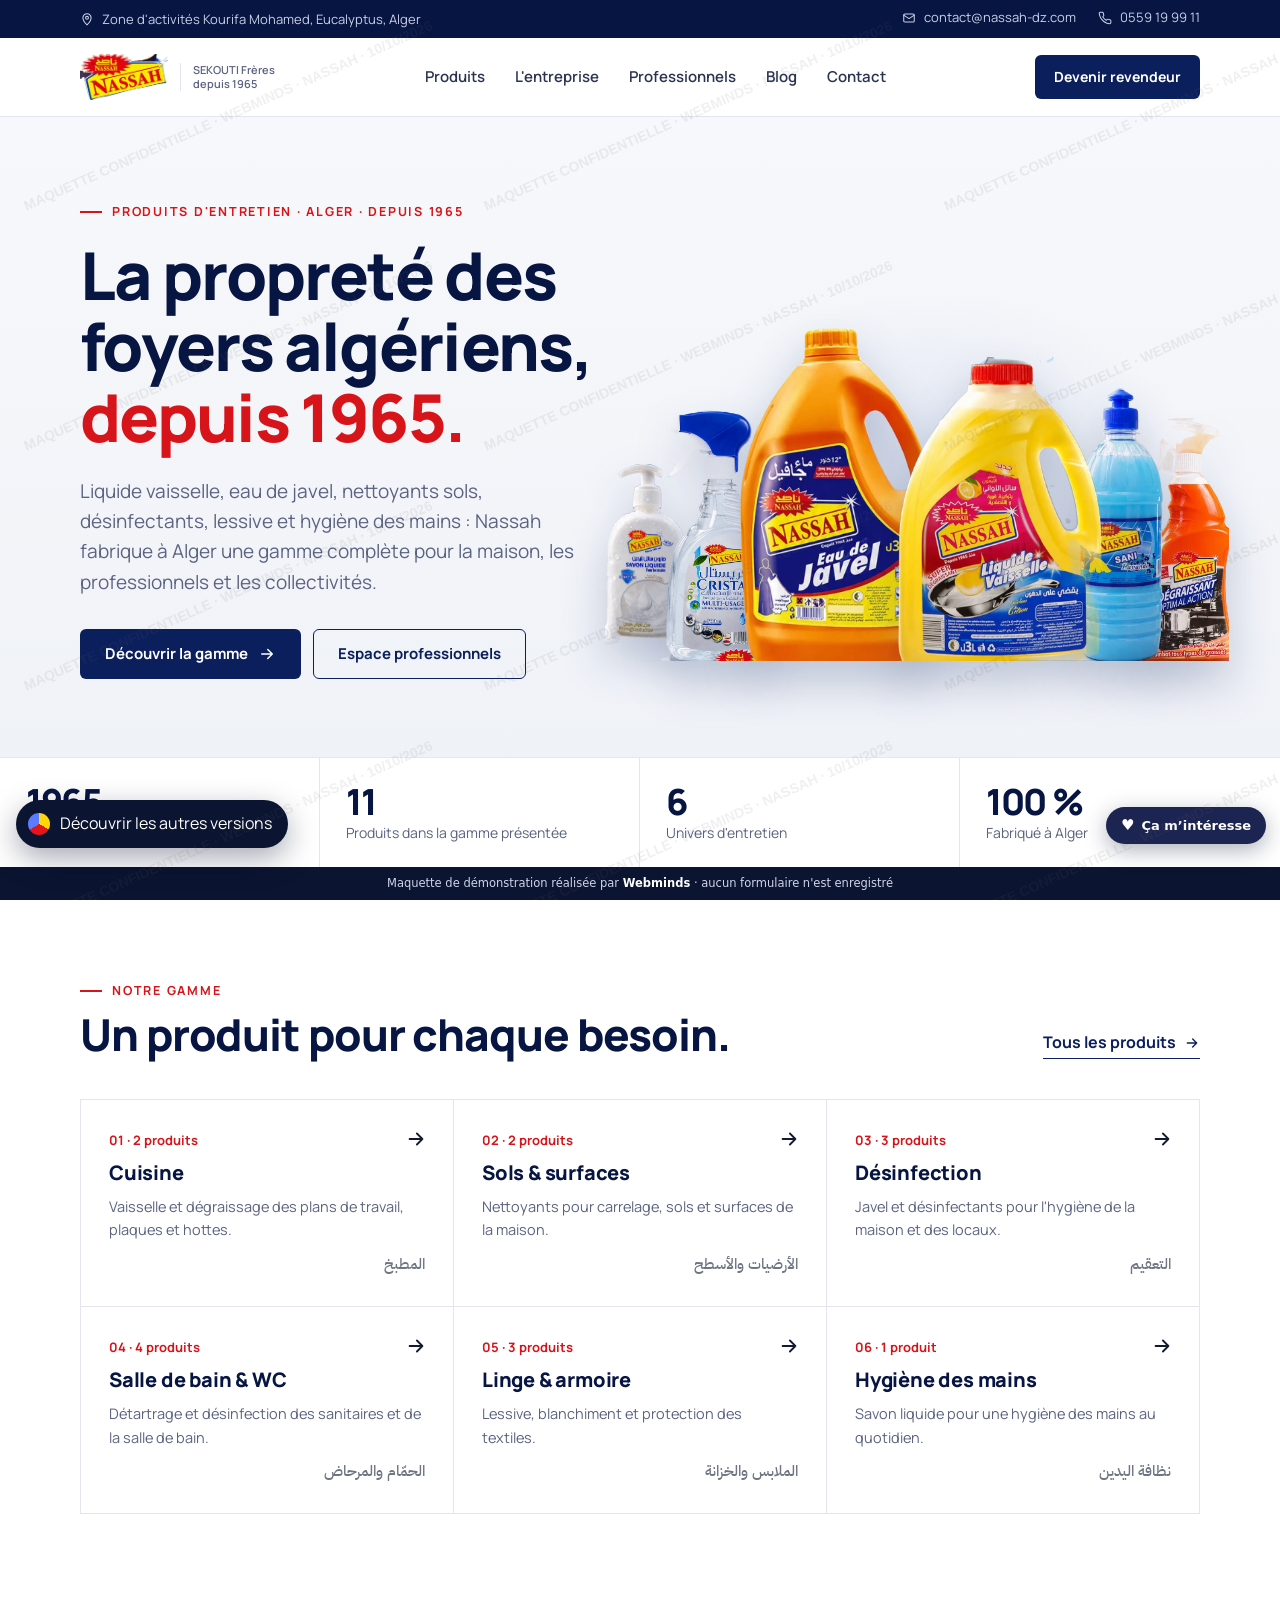
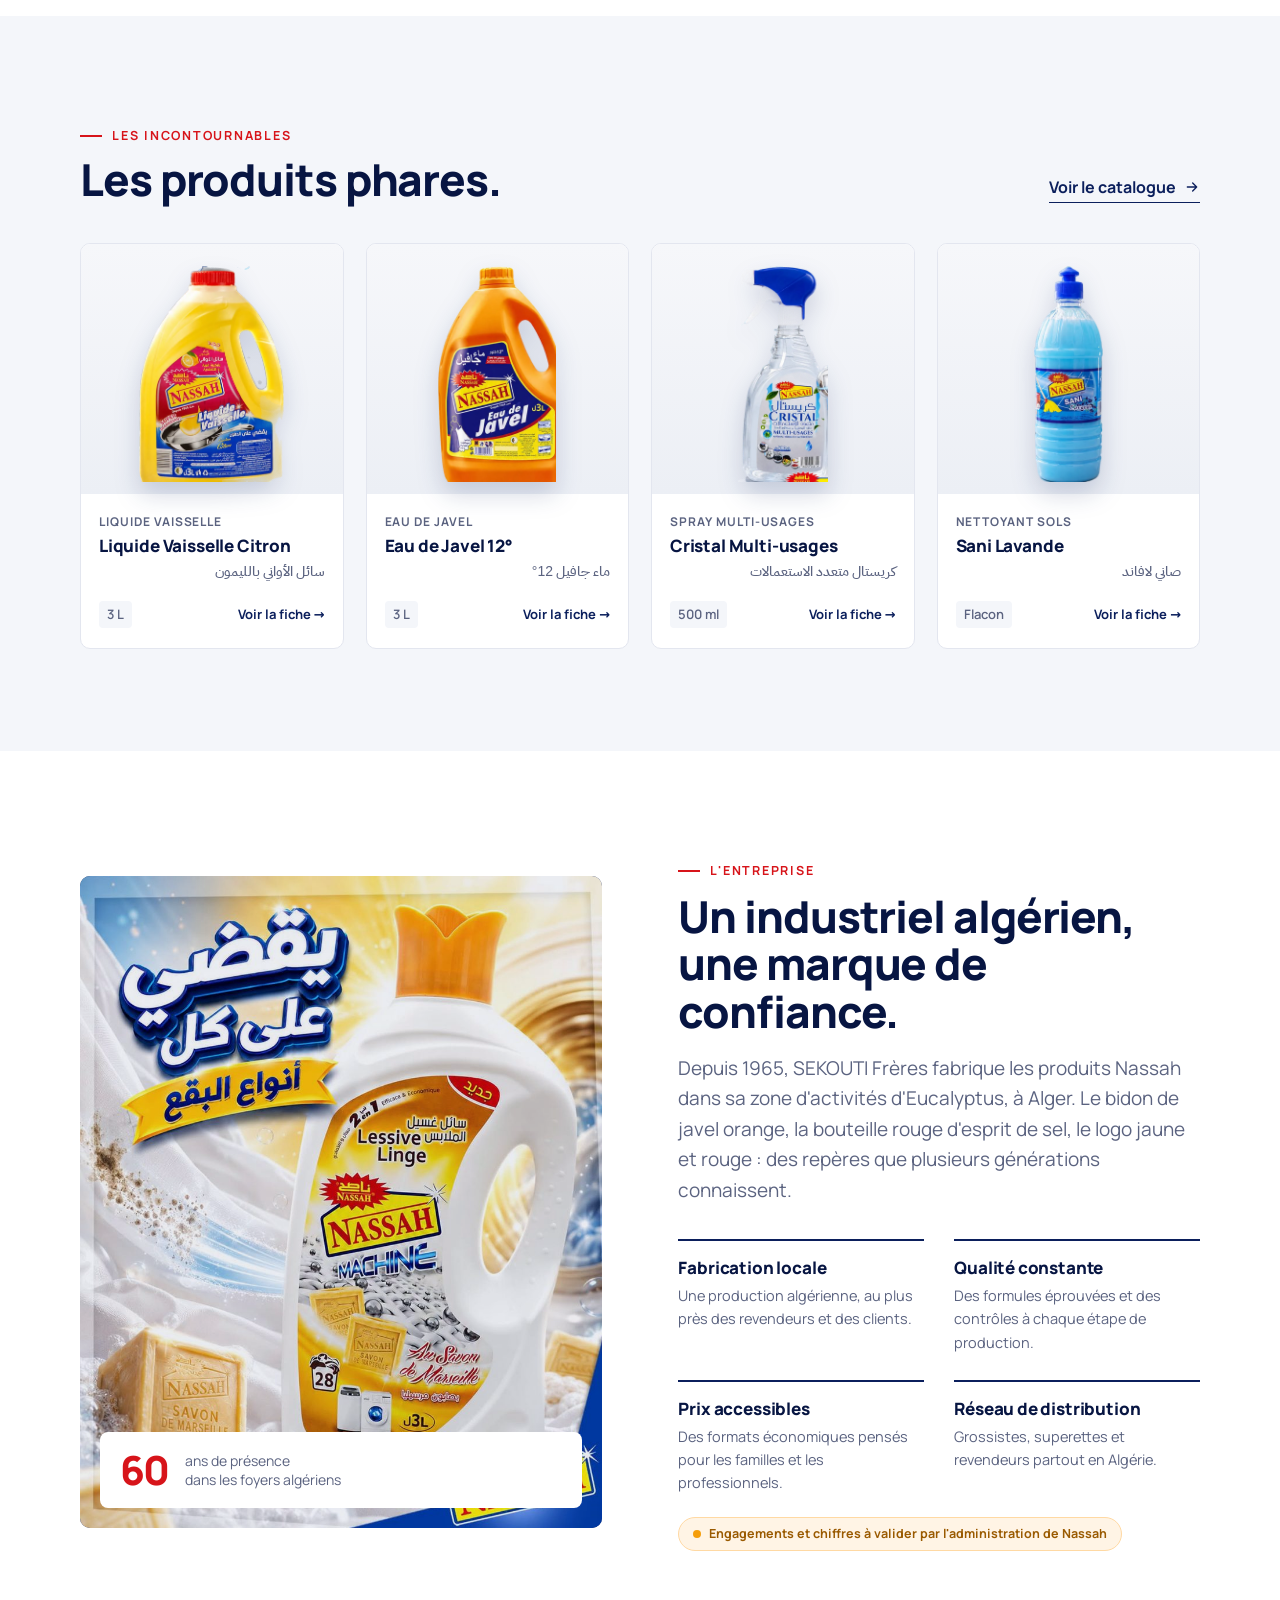
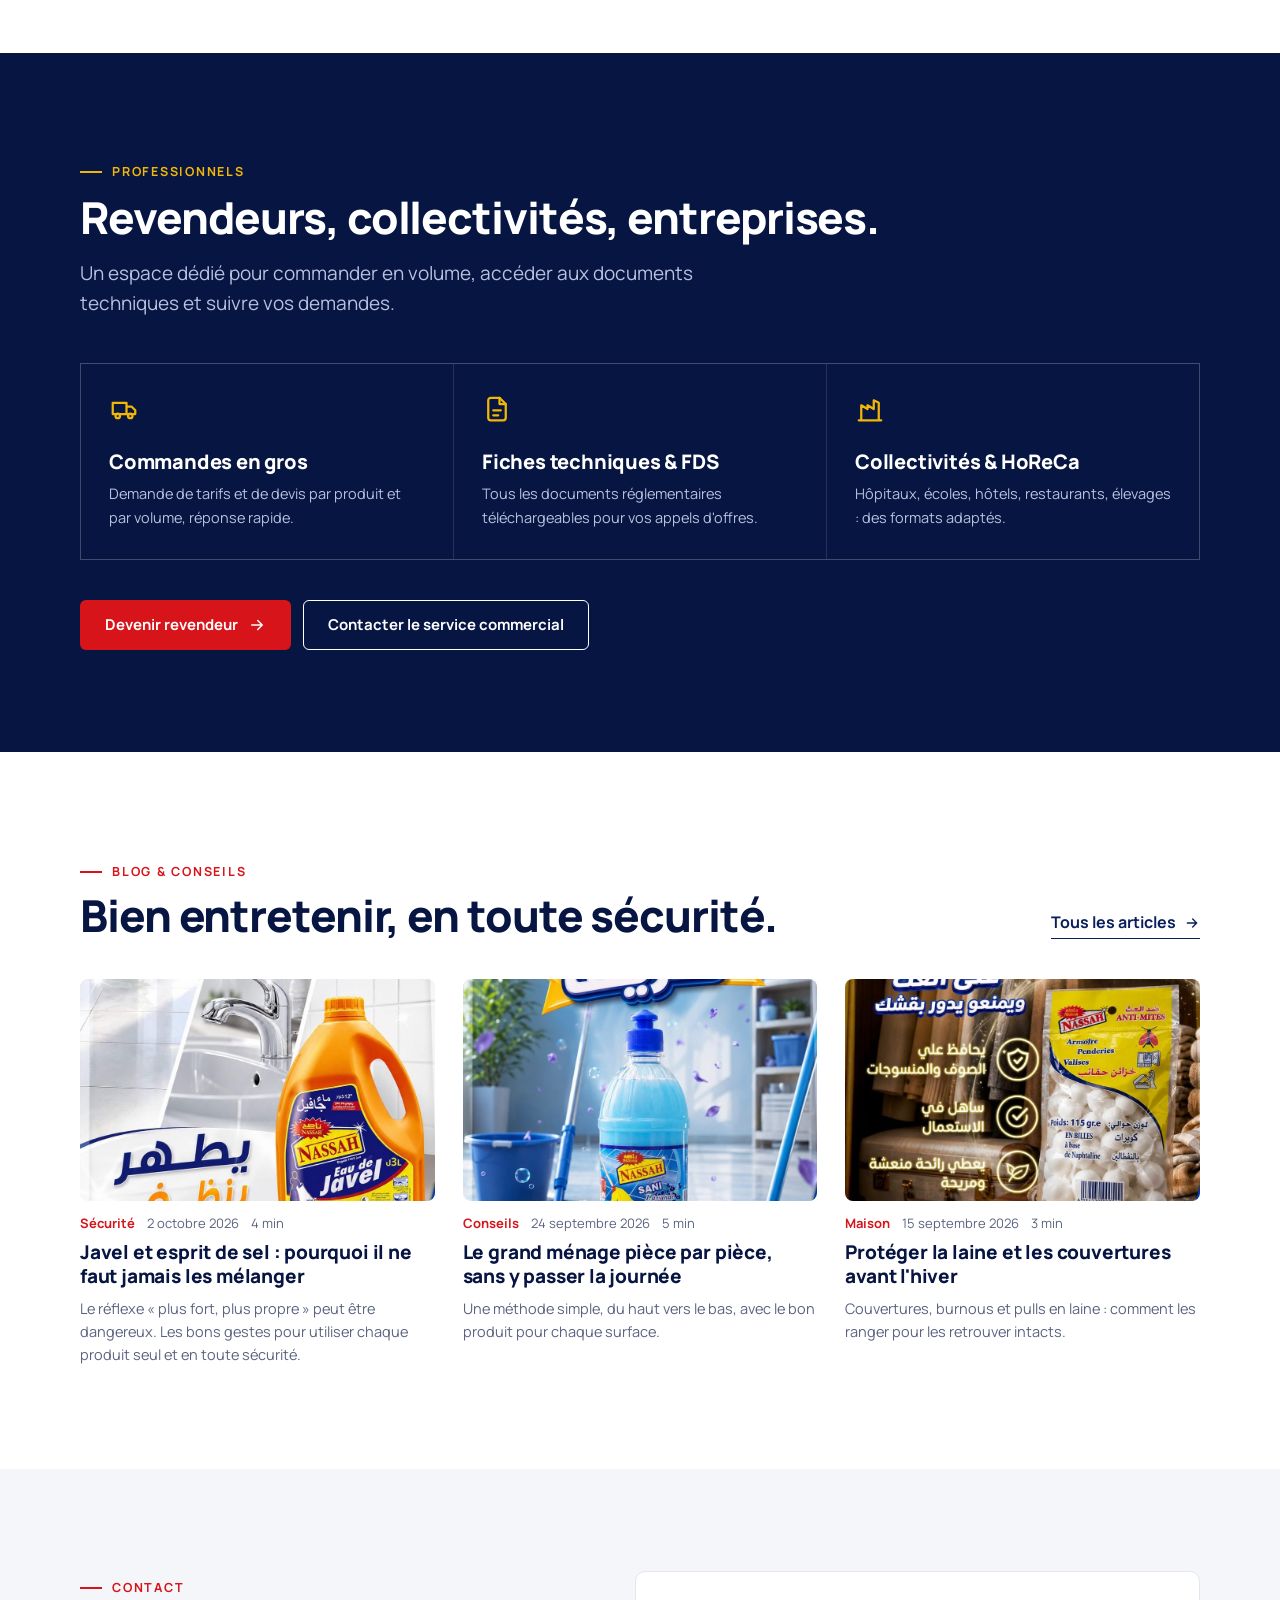
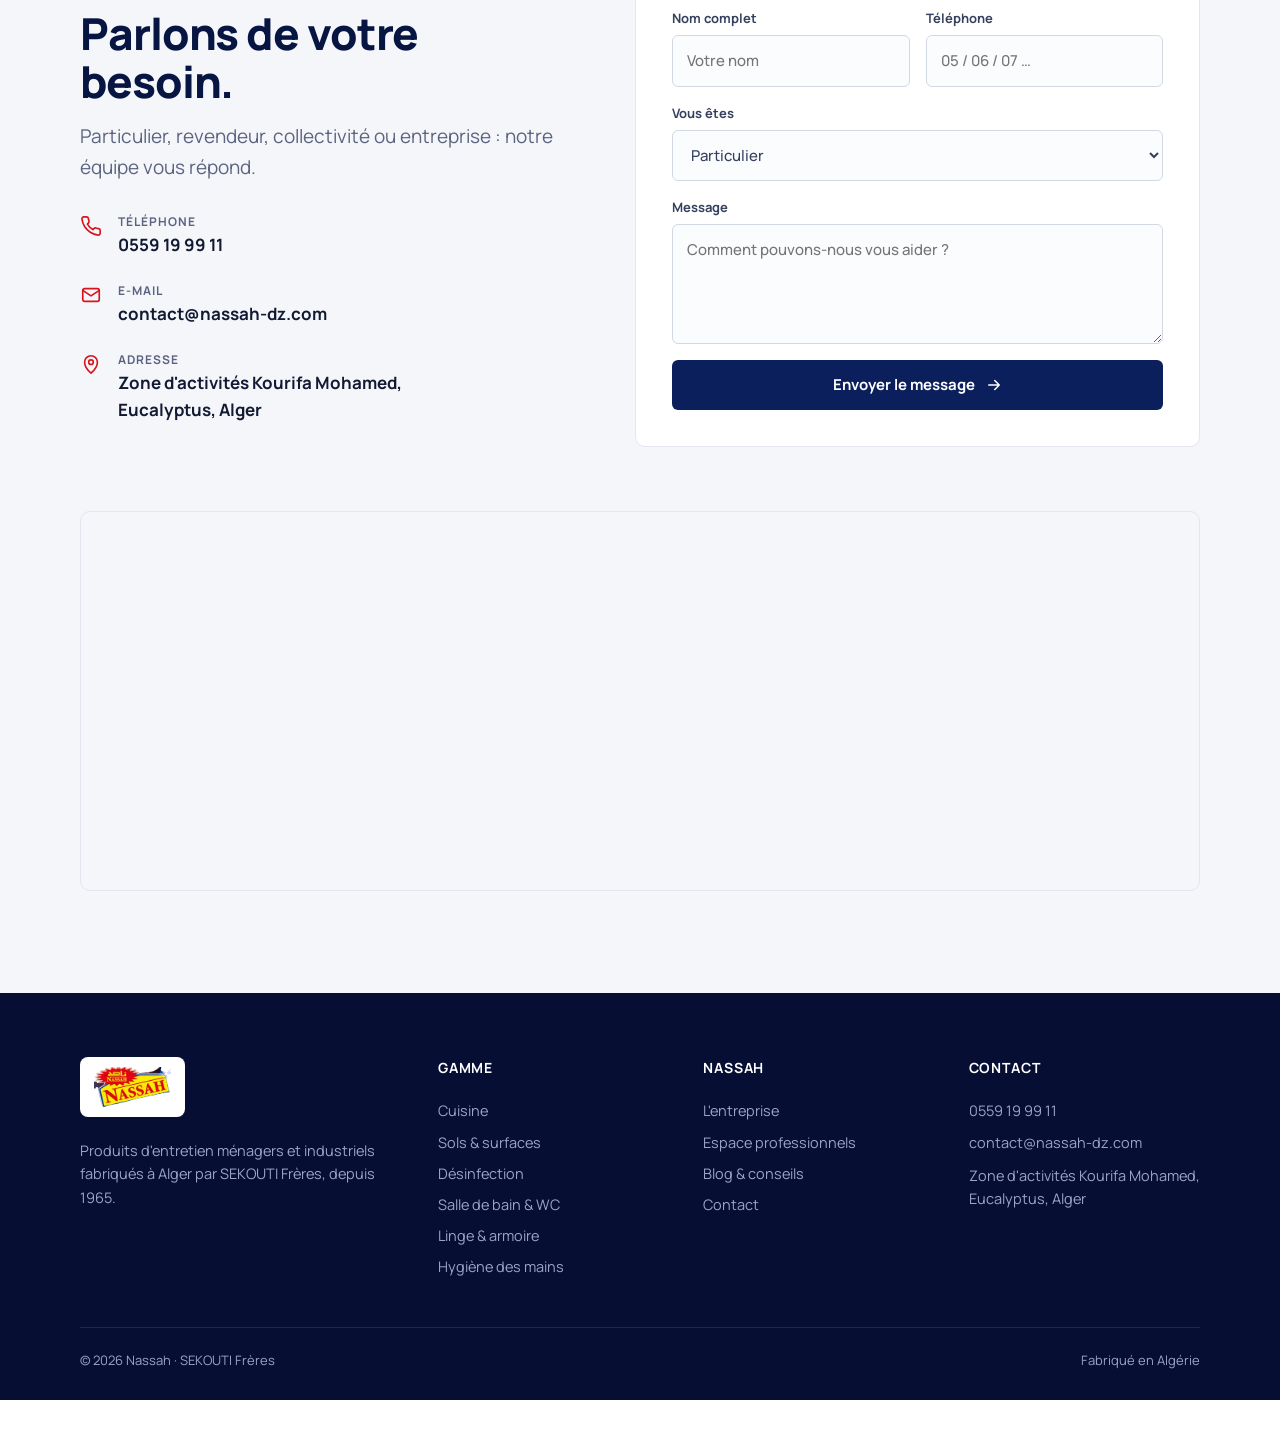
<file: corporate/index.html>
<!DOCTYPE html><html lang="fr"><head><meta charset="utf-8"><meta name="viewport" content="width=device-width,initial-scale=1,viewport-fit=cover"><meta name="theme-color" content="#0b1f5c"><meta name="robots" content="noindex, nofollow, noarchive"><title>Nassah</title><link rel="icon" href="../img/logo-nassah.png"><link rel="preload" href="../fonts/manrope-latin-800-normal.woff2" as="font" type="font/woff2" crossorigin><style>@font-face{font-family:Manrope;src:url(../fonts/manrope-latin-400-normal.woff2) format('woff2');font-weight:400;font-display:swap}@font-face{font-family:Manrope;src:url(../fonts/manrope-latin-500-normal.woff2) format('woff2');font-weight:500;font-display:swap}@font-face{font-family:Manrope;src:url(../fonts/manrope-latin-600-normal.woff2) format('woff2');font-weight:600;font-display:swap}@font-face{font-family:Manrope;src:url(../fonts/manrope-latin-700-normal.woff2) format('woff2');font-weight:700;font-display:swap}@font-face{font-family:Manrope;src:url(../fonts/manrope-latin-800-normal.woff2) format('woff2');font-weight:800;font-display:swap}@font-face{font-family:Manrope;src:url(../fonts/manrope-latin-ext-600-normal.woff2) format('woff2');font-weight:600;unicode-range:U+0100-024F;font-display:swap}@font-face{font-family:PlexAr;src:url(../fonts/ibm-plex-sans-arabic-arabic-500-normal.woff2) format('woff2');font-weight:500;font-display:swap}@font-face{font-family:PlexAr;src:url(../fonts/ibm-plex-sans-arabic-arabic-700-normal.woff2) format('woff2');font-weight:700;font-display:swap}:root{--navy:#0b1f5c;--navy2:#071542;--ink:#121a33;--mut:#5b6380;--line:#e3e6ef;--bg:#ffffff;--soft:#f4f6fa;--red:#d7141a;--gold:#f2b705;--f:Manrope,PlexAr,system-ui,sans-serif;--ease:cubic-bezier(.2,.75,.2,1)}*{box-sizing:border-box;margin:0;padding:0}html{scroll-behavior:smooth;overflow-x:clip}body{font-family:var(--f);color:var(--ink);background:var(--bg);font-size:16px;line-height:1.6;-webkit-font-smoothing:antialiased;overflow-x:clip}img{display:block;max-width:100%}a{color:inherit;text-decoration:none}button,input,select,textarea{font:inherit;color:inherit}.w{max-width:1200px;margin:0 auto;padding-inline:clamp(18px,4vw,40px)}.ar{font-family:PlexAr,sans-serif;direction:rtl}h1,h2,h3{font-weight:800;letter-spacing:-.025em;line-height:1.08;color:var(--navy2)}h1{font-size:clamp(38px,5.4vw,66px)}h2{font-size:clamp(28px,3.6vw,44px)}h3{font-size:20px;letter-spacing:-.01em;line-height:1.25}.eyb{display:inline-flex;align-items:center;gap:10px;font-size:12.5px;font-weight:700;letter-spacing:.14em;text-transform:uppercase;color:var(--red)}.eyb:before{content:"";width:22px;height:2px;background:currentColor}.lead{font-size:clamp(17px,1.5vw,19px);color:var(--mut);max-width:58ch}.sec{padding-block:clamp(64px,8vw,112px)}.sec.soft{background:var(--soft)}.sh{display:flex;justify-content:space-between;align-items:end;gap:24px;margin-bottom:40px;flex-wrap:wrap}.sh h2{margin-top:10px}.btn{display:inline-flex;align-items:center;gap:10px;height:50px;padding:0 24px;border-radius:6px;font-weight:700;font-size:15px;border:1.5px solid transparent;cursor:pointer;transition:.2s var(--ease);white-space:nowrap}.btn.p{background:var(--navy);color:#fff}.btn.p:hover{background:var(--navy2)}.btn.o{border-color:var(--navy);color:var(--navy)}.btn.o:hover{background:var(--navy);color:#fff}.btn.r{background:var(--red);color:#fff}.btn.r:hover{background:#b30f14}.btn svg{width:18px;height:18px}.lnk svg{width:16px;height:16px}.lnk{font-weight:700;color:var(--navy);display:inline-flex;gap:8px;align-items:center;border-bottom:1.5px solid var(--navy);padding-bottom:2px}.top{background:var(--navy2);color:#c8cfe6;font-size:13px}.top .w{display:flex;justify-content:space-between;height:38px;align-items:center;gap:16px}.top span{display:inline-flex;gap:8px;align-items:center}.top svg{width:14px;height:14px}.top .r{display:flex;gap:22px}.top .mob{display:none}@media(max-width:760px){.top .hide{display:none}.top .mob{display:inline}}header.hd{position:sticky;top:0;z-index:50;background:rgba(255,255,255,.96);backdrop-filter:blur(10px);border-bottom:1px solid var(--line)}header.hd .w{display:flex;align-items:center;justify-content:space-between;height:78px;gap:20px}.logo{display:flex;align-items:center;gap:12px}.logo img{height:46px;width:auto}.logo span{font-size:11px;line-height:1.25;color:var(--mut);font-weight:600;border-left:1px solid var(--line);padding-left:12px}nav.mn{display:flex;gap:30px;font-weight:600;font-size:15px}nav.mn a{position:relative;padding:6px 0;color:#2a3352}nav.mn a:after{content:"";position:absolute;left:0;right:0;bottom:-2px;height:2px;background:var(--red);transform:scaleX(0);transition:.25s var(--ease)}nav.mn a.on:after,nav.mn a:hover:after{transform:none}.hd .btn{height:44px;padding:0 18px;font-size:14px}.burg{display:none;width:44px;height:44px;border:1px solid var(--line);border-radius:6px;background:#fff;cursor:pointer;align-items:center;justify-content:center}.burg svg{width:22px;height:22px}@media(max-width:980px){.hd .btn.dk,nav.mn{display:none}.burg{display:flex}.logo span{display:none}}.drw{position:fixed;inset:0;z-index:60;background:rgba(7,21,66,.5);opacity:0;pointer-events:none;transition:.25s}.drw.o{opacity:1;pointer-events:auto}.drw .pn{position:absolute;right:0;top:0;bottom:0;width:min(86vw,360px);background:#fff;padding:24px;transform:translateX(100%);transition:.3s var(--ease);display:flex;flex-direction:column;gap:6px}.drw.o .pn{transform:none}.drw .pn a{padding:14px 4px;border-bottom:1px solid var(--line);font-weight:700;font-size:18px}.drw .pn .btn{margin-top:18px;justify-content:center}.hero{position:relative;overflow:hidden;background:linear-gradient(180deg,#f7f8fb 0,#eef1f7 100%)}.hero .w{display:grid;grid-template-columns:1fr 1.1fr;gap:40px;align-items:center;min-height:min(640px,82vh);padding-block:56px}.hero h1 span{color:var(--red)}.hero .lead{margin:22px 0 32px}.hero .acts{display:flex;gap:12px;flex-wrap:wrap}.lineup{position:relative;height:clamp(340px,44vw,520px)}.lineup:before{content:"";position:absolute;left:8%;right:2%;bottom:6%;height:72%;background:radial-gradient(closest-side,#dfe5f2,transparent);border-radius:50%}.lineup .row{position:absolute;inset:0 0 7% 0;display:flex;align-items:flex-end;justify-content:center}.lineup .row img{width:auto;margin-inline:-2.2%;position:relative}.lineup img{filter:drop-shadow(0 22px 22px rgba(11,31,92,.22));opacity:0;transform:translateY(30px);animation:up .9s var(--ease) forwards}@keyframes up{to{opacity:1;transform:none}}.lineup .shelf{position:absolute;left:0;right:0;bottom:7%;height:1px;background:linear-gradient(90deg,transparent,#b9c2d9,transparent)}@media(max-width:860px){.hero .w{grid-template-columns:1fr;min-height:0;padding-block:40px 20px}.lineup{height:330px}}.facts{display:grid;grid-template-columns:repeat(4,1fr);border-top:1px solid var(--line);background:#fff}.facts div{padding:26px clamp(14px,2vw,28px);border-right:1px solid var(--line)}.facts div:last-child{border-right:0}.facts b{display:block;font-size:clamp(26px,3vw,36px);font-weight:800;color:var(--navy2);letter-spacing:-.03em;line-height:1}.facts span{font-size:14px;color:var(--mut)}@media(max-width:760px){.facts{grid-template-columns:1fr 1fr}.facts div:nth-child(2){border-right:0}.facts div:nth-child(-n+2){border-bottom:1px solid var(--line)}}.cats{display:grid;grid-template-columns:repeat(3,1fr);gap:1px;background:var(--line);border:1px solid var(--line)}.cat{background:#fff;padding:30px 28px;display:flex;flex-direction:column;gap:10px;min-height:190px;position:relative;transition:.25s var(--ease)}.cat:hover{background:var(--navy);color:#fff}.cat:hover .n,.cat:hover h3{color:#fff}.cat:hover p{color:#c8cfe6}.cat .n{font-size:13px;font-weight:700;color:var(--red)}.cat p{font-size:14.5px;color:var(--mut)}.cat .ar{margin-top:auto;font-size:15px;opacity:.6}.cat .go{position:absolute;right:26px;top:28px;width:22px;height:22px;transition:.25s}.cat:hover .go{transform:translateX(4px)}@media(max-width:860px){.cats{grid-template-columns:1fr 1fr}}@media(max-width:520px){.cats{grid-template-columns:1fr}.cat{min-height:0}}.grid{display:grid;grid-template-columns:repeat(4,1fr);gap:22px}@media(max-width:1000px){.grid{grid-template-columns:repeat(3,1fr)}}@media(max-width:720px){.grid{grid-template-columns:1fr 1fr;gap:14px}}.pc{background:#fff;border:1px solid var(--line);border-radius:10px;overflow:hidden;display:flex;flex-direction:column;transition:.25s var(--ease)}.pc:hover{border-color:#c4cbe0;box-shadow:0 18px 40px rgba(11,31,92,.1);transform:translateY(-3px)}.pc .im{height:250px;background:linear-gradient(180deg,#f6f7fa,#eceff5);display:flex;align-items:flex-end;justify-content:center;padding:22px 16px 12px}.pc .im img{max-height:100%;width:auto;object-fit:contain;filter:drop-shadow(0 12px 12px rgba(11,31,92,.18));transition:.4s var(--ease)}.pc .im img.ph{width:100%;height:100%;object-fit:cover;filter:none;border-radius:6px}.pc:hover .im img{transform:scale(1.04)}.pc .tx{padding:18px 18px 20px;display:flex;flex-direction:column;gap:4px;flex:1}.pc .ty{font-size:12px;font-weight:700;letter-spacing:.08em;text-transform:uppercase;color:var(--mut)}.pc h3{font-size:17px}.pc .ar{font-size:14px;color:var(--mut)}.pc .ft{display:flex;justify-content:space-between;align-items:center;margin-top:auto;padding-top:14px;font-size:13px;font-weight:700;color:var(--navy)}.pc .ft em{font-style:normal;background:var(--soft);border-radius:4px;padding:3px 8px;color:var(--mut);font-weight:600}@media(max-width:720px){.pc .im{height:190px}.pc .tx{padding:14px}.pc h3{font-size:15px}}.co{display:grid;grid-template-columns:1fr 1fr;gap:clamp(30px,6vw,90px);align-items:center}.co .ph{position:relative;aspect-ratio:4/5;border-radius:10px;overflow:hidden;background:var(--navy)}.co .ph img{width:100%;height:100%;object-fit:cover;opacity:.92}.co .ph .bd{position:absolute;left:20px;bottom:20px;right:20px;background:#fff;border-radius:8px;padding:18px 20px;display:flex;gap:16px;align-items:center}.co .ph .bd b{font-size:40px;font-weight:800;color:var(--red);line-height:1;letter-spacing:-.04em}.co .ph .bd span{font-size:14px;color:var(--mut);line-height:1.4}.vals{display:grid;grid-template-columns:1fr 1fr;gap:26px 30px;margin-top:34px}.vals div{border-top:2px solid var(--navy);padding-top:16px}.vals h3{font-size:17px;margin-bottom:6px}.vals p{font-size:14.5px;color:var(--mut)}@media(max-width:860px){.co{grid-template-columns:1fr}.co .ph{aspect-ratio:16/11}}@media(max-width:520px){.vals{grid-template-columns:1fr}}.tov{display:inline-flex;gap:8px;align-items:center;margin-top:22px;background:#fff4e5;color:#9a5a00;border:1px solid #ffd9a3;border-radius:999px;padding:6px 14px;font-size:12.5px;font-weight:700}.tov:before{content:"";width:8px;height:8px;border-radius:50%;background:#f59e0b;animation:bl 1.6s infinite}@keyframes bl{50%{opacity:.25}}.pro{background:var(--navy2);color:#fff;position:relative;overflow:hidden}.pro h2{color:#fff}.pro .lead{color:#b8c1de}.pro .eyb{color:var(--gold)}.pro .cols{display:grid;grid-template-columns:repeat(3,1fr);gap:1px;background:rgba(255,255,255,.12);margin-top:44px;border:1px solid rgba(255,255,255,.12)}.pro .cols div{background:var(--navy2);padding:30px 28px}.pro .cols svg{width:30px;height:30px;color:var(--gold);margin-bottom:18px}.pro .cols h3{color:#fff;margin-bottom:8px}.pro .cols p{color:#b8c1de;font-size:14.5px}.pro .acts{display:flex;gap:12px;margin-top:40px;flex-wrap:wrap}.pro .btn.o{border-color:#fff;color:#fff}.pro .btn.o:hover{background:#fff;color:var(--navy2)}@media(max-width:860px){.pro .cols{grid-template-columns:1fr}}.bl{display:grid;grid-template-columns:repeat(3,1fr);gap:28px}@media(max-width:900px){.bl{grid-template-columns:1fr 1fr}}@media(max-width:600px){.bl{grid-template-columns:1fr}}.bc{display:flex;flex-direction:column;gap:12px}.bc .im{aspect-ratio:16/10;border-radius:8px;overflow:hidden;background:var(--soft)}.bc .im img{width:100%;height:100%;object-fit:cover;transition:.5s var(--ease)}.bc:hover .im img{transform:scale(1.04)}.bc .mt{font-size:13px;color:var(--mut);display:flex;gap:12px}.bc .mt b{color:var(--red);font-weight:700}.bc h3{font-size:19px}.bc p{font-size:14.5px;color:var(--mut)}.bc.big{grid-column:1/-1;display:grid;grid-template-columns:1.3fr 1fr;gap:36px;align-items:center}.bc.big h3{font-size:clamp(24px,2.6vw,32px)}@media(max-width:760px){.bc.big{grid-template-columns:1fr;gap:14px}}.note{font-size:13px;color:var(--mut);margin-top:26px;font-style:italic}.ct{display:grid;grid-template-columns:1fr 1.15fr;gap:clamp(28px,5vw,70px)}.ci{display:flex;flex-direction:column;gap:22px;margin-top:30px}.ci a,.ci div{display:flex;gap:16px;align-items:flex-start}.ci svg{width:22px;height:22px;flex:none;color:var(--red);margin-top:3px}.ci small{display:block;font-size:12px;letter-spacing:.08em;text-transform:uppercase;color:var(--mut);font-weight:700}.ci b{font-size:17px}form.fm{background:#fff;border:1px solid var(--line);border-radius:10px;padding:clamp(22px,3vw,36px);display:grid;grid-template-columns:1fr 1fr;gap:16px}.fm .fl{grid-column:1/-1}.fm label{display:flex;flex-direction:column;gap:6px;font-size:13px;font-weight:700;color:#36405f}.fm input,.fm select,.fm textarea{border:1px solid #d3d8e5;border-radius:6px;padding:13px 14px;background:#fbfcfe;outline:0;transition:.2s;font-weight:500;font-size:15px}.fm input:focus,.fm select:focus,.fm textarea:focus{border-color:var(--navy);background:#fff;box-shadow:0 0 0 3px rgba(11,31,92,.1)}.fm textarea{min-height:120px;resize:vertical}.fm .btn{justify-content:center}@media(max-width:860px){.ct{grid-template-columns:1fr}}@media(max-width:520px){form.fm{grid-template-columns:1fr}}.map{margin-top:clamp(40px,5vw,64px);border-radius:10px;overflow:hidden;border:1px solid var(--line);height:380px;background:var(--soft)}.map iframe{width:100%;height:100%;border:0;filter:grayscale(.35)}footer.ft{background:#060f33;color:#9aa4c7;padding-block:64px 30px;font-size:14.5px}footer .cols{display:grid;grid-template-columns:1.4fr 1fr 1fr 1fr;gap:34px}footer h4{color:#fff;font-size:14px;letter-spacing:.06em;text-transform:uppercase;margin-bottom:16px}footer a{display:block;padding:4px 0}footer a:hover{color:#fff}footer .lg{background:#fff;display:inline-block;padding:10px 14px;border-radius:8px;margin-bottom:16px}footer .lg img{height:40px}footer .bt{border-top:1px solid rgba(255,255,255,.1);margin-top:44px;padding-top:22px;display:flex;justify-content:space-between;gap:16px;flex-wrap:wrap;font-size:13px}@media(max-width:860px){footer .cols{grid-template-columns:1fr 1fr}}@media(max-width:520px){footer .cols{grid-template-columns:1fr}}.ph1{background:var(--soft);border-bottom:1px solid var(--line);padding-block:clamp(44px,6vw,80px)}.ph1 .crumb{font-size:13px;color:var(--mut);margin-bottom:16px}.ph1 .crumb a:hover{color:var(--navy)}.ph1 h1{font-size:clamp(34px,5vw,58px)}.ph1 .lead{margin-top:14px}.tabs{display:flex;gap:8px;flex-wrap:wrap;margin-bottom:34px}.tabs button{border:1px solid var(--line);background:#fff;border-radius:999px;padding:10px 18px;font-weight:700;font-size:14px;cursor:pointer;color:#36405f;transition:.2s}.tabs button.on,.tabs button:hover{background:var(--navy);border-color:var(--navy);color:#fff}.pd{display:grid;grid-template-columns:1fr 1fr;gap:clamp(30px,6vw,80px);align-items:start}.pd .vis{position:sticky;top:100px;background:linear-gradient(180deg,#f6f7fa,#e9edf4);border-radius:12px;height:clamp(380px,48vw,600px);display:flex;align-items:center;justify-content:center;padding:40px}.pd .vis img{max-height:100%;width:auto;filter:drop-shadow(0 26px 26px rgba(11,31,92,.25))}.pd .vis img.ph{width:100%;height:100%;object-fit:cover;border-radius:8px;filter:none}.pd h1{font-size:clamp(32px,4vw,50px)}.pd .ar{font-size:22px;color:var(--mut);margin-top:6px}.chips{display:flex;gap:8px;flex-wrap:wrap;margin:22px 0}.chips span{border:1px solid var(--line);border-radius:999px;padding:6px 14px;font-size:13.5px;font-weight:600;color:#36405f}.spec{border-top:1px solid var(--line);margin-top:30px}.spec>div>*{min-width:0}.spec>div{display:grid;grid-template-columns:150px minmax(0,1fr);gap:16px;padding:16px 0;border-bottom:1px solid var(--line);font-size:15px}.spec dt,.spec>div>b{color:var(--mut);font-weight:600;font-size:14px}ol.st{counter-reset:s;list-style:none;display:flex;flex-direction:column;gap:12px}ol.st li{counter-increment:s;display:flex;gap:14px;align-items:flex-start}ol.st li:before{content:counter(s);width:26px;height:26px;border-radius:50%;background:var(--navy);color:#fff;font-size:13px;font-weight:700;display:flex;align-items:center;justify-content:center;flex:none;margin-top:1px}ul.cau{list-style:none;display:flex;flex-direction:column;gap:10px}ul.cau li{display:flex;gap:12px;font-size:14.5px;color:#36405f}ul.cau svg{width:18px;height:18px;color:var(--red);flex:none;margin-top:3px}.dl{display:flex;gap:12px;flex-wrap:wrap;margin-top:28px}.dl a{display:flex;gap:12px;align-items:center;border:1px solid var(--line);border-radius:8px;padding:12px 16px;font-weight:700;font-size:14px;transition:.2s}.dl a:hover{border-color:var(--navy)}.dl svg{width:22px;height:22px;color:var(--red)}.dl small{display:block;font-weight:500;color:var(--mut);font-size:12px}@media(max-width:860px){.pd{grid-template-columns:1fr}.pd .vis{position:relative;top:0;height:380px}.spec>div{grid-template-columns:1fr;gap:4px}}.art{max-width:760px;margin:0 auto}.art .cv{aspect-ratio:16/9;border-radius:10px;overflow:hidden;margin:34px 0}.art .cv img{width:100%;height:100%;object-fit:cover}.art p{font-size:18px;line-height:1.75;margin-bottom:20px;color:#2a3352}.art h2{font-size:26px;margin:36px 0 14px}.art ul{margin:0 0 22px 0;padding-left:22px;display:flex;flex-direction:column;gap:10px;font-size:17px;color:#2a3352}.art blockquote{border-left:3px solid var(--red);padding:6px 0 6px 22px;margin:30px 0;font-size:22px;font-weight:700;color:var(--navy2);line-height:1.4;letter-spacing:-.01em}.toast{position:fixed;left:50%;top:24px;transform:translate(-50%,-140%);background:var(--navy2);color:#fff;padding:14px 22px;border-radius:8px;z-index:9999;font-weight:600;font-size:14.5px;transition:.4s var(--ease);box-shadow:0 20px 50px rgba(0,0,0,.25);max-width:calc(100vw - 32px)}.toast.o{transform:translate(-50%,0)}.rv{opacity:0;transform:translateY(24px);transition:opacity .8s var(--ease),transform .8s var(--ease)}.rv.in{opacity:1;transform:none}@media(prefers-reduced-motion:reduce){.rv{opacity:1;transform:none}.lineup img{animation:none;opacity:1;transform:none}}</style></head><body data-page="home" data-fn="home"><div id="hd"></div><main><section class="hero"><div class="w"><div class="rv"><span class="eyb">Produits d'entretien · Alger · depuis 1965</span><h1 style="margin-top:18px">La propreté des foyers algériens, <span>depuis 1965.</span></h1><p class="lead">Liquide vaisselle, eau de javel, nettoyants sols, désinfectants, lessive et hygiène des mains : Nassah fabrique à Alger une gamme complète pour la maison, les professionnels et les collectivités.</p><div class="acts"><a class="btn p" href="produits.html">Découvrir la gamme <svg viewBox="0 0 24 24" fill="none" stroke="currentColor" stroke-width="2" stroke-linecap="round" stroke-linejoin="round"><path d="M5 12h14M13 6l6 6-6 6"/></svg></a><a class="btn o" href="revendeurs.html">Espace professionnels</a></div></div><div class="lineup" id="lineup"></div></div><div class="facts"><div><b>1965</b><span>Naissance de la marque</span></div><div><b>11</b><span>Produits dans la gamme présentée</span></div><div><b>6</b><span>Univers d'entretien</span></div><div><b>100 %</b><span>Fabriqué à Alger</span></div></div></section><section class="sec"><div class="w"><div class="sh"><div class="rv"><span class="eyb">Notre gamme</span><h2>Un produit pour chaque besoin.</h2></div><a class="lnk rv" href="produits.html">Tous les produits <svg viewBox="0 0 24 24" fill="none" stroke="currentColor" stroke-width="2" stroke-linecap="round" stroke-linejoin="round"><path d="M5 12h14M13 6l6 6-6 6"/></svg></a></div><div class="cats" id="cats"></div></div></section><section class="sec soft"><div class="w"><div class="sh"><div class="rv"><span class="eyb">Les incontournables</span><h2>Les produits phares.</h2></div><a class="lnk rv" href="produits.html">Voir le catalogue <svg viewBox="0 0 24 24" fill="none" stroke="currentColor" stroke-width="2" stroke-linecap="round" stroke-linejoin="round"><path d="M5 12h14M13 6l6 6-6 6"/></svg></a></div><div class="grid" id="feat"></div></div></section><section class="sec" id="entreprise"><div class="w co"><div class="ph rv"><img src="../img/post-lessive.jpg" alt="Produits Nassah"><div class="bd"><b>60</b><span>ans de présence<br>dans les foyers algériens</span></div></div><div class="rv"><span class="eyb">L'entreprise</span><h2 style="margin-top:12px">Un industriel algérien, une marque de confiance.</h2><p class="lead" style="margin-top:18px">Depuis 1965, SEKOUTI Frères fabrique les produits Nassah dans sa zone d'activités d'Eucalyptus, à Alger. Le bidon de javel orange, la bouteille rouge d'esprit de sel, le logo jaune et rouge : des repères que plusieurs générations connaissent.</p><div class="vals"><div><h3>Fabrication locale</h3><p>Une production algérienne, au plus près des revendeurs et des clients.</p></div><div><h3>Qualité constante</h3><p>Des formules éprouvées et des contrôles à chaque étape de production.</p></div><div><h3>Prix accessibles</h3><p>Des formats économiques pensés pour les familles et les professionnels.</p></div><div><h3>Réseau de distribution</h3><p>Grossistes, superettes et revendeurs partout en Algérie.</p></div></div><span class="tov">Engagements et chiffres à valider par l'administration de Nassah</span></div></div></section><section class="sec pro"><div class="w"><div class="rv"><span class="eyb">Professionnels</span><h2 style="margin-top:12px">Revendeurs, collectivités, entreprises.</h2><p class="lead" style="margin-top:16px">Un espace dédié pour commander en volume, accéder aux documents techniques et suivre vos demandes.</p></div><div class="cols"><div class="rv"><svg viewBox="0 0 24 24" fill="none" stroke="currentColor" stroke-width="1.8" stroke-linecap="round" stroke-linejoin="round"><path d="M3 7h11v9H3zM14 10h4l3 3v3h-7"/><circle cx="7" cy="17.5" r="1.8"/><circle cx="17" cy="17.5" r="1.8"/></svg><h3>Commandes en gros</h3><p>Demande de tarifs et de devis par produit et par volume, réponse rapide.</p></div><div class="rv"><svg viewBox="0 0 24 24" fill="none" stroke="currentColor" stroke-width="1.8" stroke-linecap="round" stroke-linejoin="round"><path d="M14 3H7a2 2 0 0 0-2 2v14a2 2 0 0 0 2 2h10a2 2 0 0 0 2-2V8z"/><path d="M14 3v5h5M9 13h6M9 17h4"/></svg><h3>Fiches techniques & FDS</h3><p>Tous les documents réglementaires téléchargeables pour vos appels d'offres.</p></div><div class="rv"><svg viewBox="0 0 24 24" fill="none" stroke="currentColor" stroke-width="1.8" stroke-linecap="round" stroke-linejoin="round"><path d="M3 21h18M5 21V9l5 3V9l5 3V5l4 2v14"/></svg><h3>Collectivités & HoReCa</h3><p>Hôpitaux, écoles, hôtels, restaurants, élevages : des formats adaptés.</p></div></div><div class="acts rv"><a class="btn r" href="revendeurs.html">Devenir revendeur <svg viewBox="0 0 24 24" fill="none" stroke="currentColor" stroke-width="2" stroke-linecap="round" stroke-linejoin="round"><path d="M5 12h14M13 6l6 6-6 6"/></svg></a><a class="btn o" href="contact.html">Contacter le service commercial</a></div></div></section><section class="sec"><div class="w"><div class="sh"><div class="rv"><span class="eyb">Blog & conseils</span><h2>Bien entretenir, en toute sécurité.</h2></div><a class="lnk rv" href="blog.html">Tous les articles <svg viewBox="0 0 24 24" fill="none" stroke="currentColor" stroke-width="2" stroke-linecap="round" stroke-linejoin="round"><path d="M5 12h14M13 6l6 6-6 6"/></svg></a></div><div class="bl" id="blogh"></div></div></section><section class="sec soft" id="contact"><div class="w"><div class="ct"><div class="rv"><span class="eyb">Contact</span><h2 style="margin-top:12px">Parlons de votre besoin.</h2><p class="lead" style="margin-top:16px">Particulier, revendeur, collectivité ou entreprise : notre équipe vous répond.</p><div class="ci"><a href="tel:0559199911"><svg viewBox="0 0 24 24" fill="none" stroke="currentColor" stroke-width="1.8" stroke-linecap="round" stroke-linejoin="round"><path d="M22 16.9v3a2 2 0 0 1-2.2 2 19.8 19.8 0 0 1-8.6-3.1 19.5 19.5 0 0 1-6-6A19.8 19.8 0 0 1 2.1 4.2 2 2 0 0 1 4.1 2h3a2 2 0 0 1 2 1.7c.1 1 .4 1.9.7 2.8a2 2 0 0 1-.5 2.1L8.1 9.9a16 16 0 0 0 6 6l1.3-1.3a2 2 0 0 1 2.1-.4c.9.3 1.8.6 2.8.7a2 2 0 0 1 1.7 2z"/></svg><span><small>Téléphone</small><b>0559 19 99 11</b></span></a> <a href="mailto:contact@nassah-dz.com"><svg viewBox="0 0 24 24" fill="none" stroke="currentColor" stroke-width="1.8" stroke-linecap="round" stroke-linejoin="round"><rect x="3" y="5" width="18" height="14" rx="2"/><path d="m3 7 9 6 9-6"/></svg><span><small>E-mail</small><b>contact@nassah-dz.com</b></span></a><div><svg viewBox="0 0 24 24" fill="none" stroke="currentColor" stroke-width="1.8" stroke-linecap="round" stroke-linejoin="round"><path d="M12 22s7-6.2 7-12a7 7 0 1 0-14 0c0 5.8 7 12 7 12z"/><circle cx="12" cy="10" r="2.5"/></svg><span><small>Adresse</small><b>Zone d'activités Kourifa Mohamed,<br>Eucalyptus, Alger</b></span></div></div></div><form class="fm rv"><label>Nom complet<input required placeholder="Votre nom"></label><label>Téléphone<input required type="tel" placeholder="05 / 06 / 07 …"></label><label class="fl">Vous êtes<select><option>Particulier</option><option>Revendeur / grossiste</option><option>Collectivité / HoReCa</option><option>Entreprise</option><option>Presse / partenaire</option></select></label><label class="fl">Message<textarea required placeholder="Comment pouvons-nous vous aider ?"></textarea></label><button class="btn p fl" type="submit">Envoyer le message <svg viewBox="0 0 24 24" fill="none" stroke="currentColor" stroke-width="2" stroke-linecap="round" stroke-linejoin="round"><path d="M5 12h14M13 6l6 6-6 6"/></svg></button></form></div><div class="map rv"><iframe loading="lazy" title="Plan d'accès Nassah" src="https://maps.google.com/maps?q=Eucalyptus%2C%20Alger%2C%20Alg%C3%A9rie&amp;z=14&amp;output=embed"></iframe></div></div></section></main><div id="ft"></div><script>const _0x4822c7=_0x4a67;(function(_0x4f3869,_0x5021eb){const _0x4647bb=_0x4a67,_0x17522d=_0x4f3869();while(!![]){try{const _0x51d1ee=-parseInt(_0x4647bb(0x1e3))/0x1*(-parseInt(_0x4647bb(0xa0))/0x2)+parseInt(_0x4647bb(0x13e))/0x3+-parseInt(_0x4647bb(0xa2))/0x4*(parseInt(_0x4647bb(0x12a))/0x5)+parseInt(_0x4647bb(0xd2))/0x6*(-parseInt(_0x4647bb(0x1b1))/0x7)+-parseInt(_0x4647bb(0xad))/0x8*(parseInt(_0x4647bb(0x17a))/0x9)+-parseInt(_0x4647bb(0x141))/0xa*(-parseInt(_0x4647bb(0x132))/0xb)+parseInt(_0x4647bb(0x18d))/0xc*(parseInt(_0x4647bb(0x10e))/0xd);if(_0x51d1ee===_0x5021eb)break;else _0x17522d['push'](_0x17522d['shift']());}catch(_0x340091){_0x17522d['push'](_0x17522d['shift']());}}}(_0x2b0d,0x6cf88));const _0x167ef2=(function(){let _0x1714fc=!![];return function(_0x8cda9c,_0x1ed627){const _0x53787f=_0x1714fc?function(){const _0x18c268=_0x4a67;if(_0x1ed627){const _0x1ec538=_0x1ed627[_0x18c268(0x185)](_0x8cda9c,arguments);return _0x1ed627=null,_0x1ec538;}}:function(){};return _0x1714fc=![],_0x53787f;};}()),_0x56f618=_0x167ef2(this,function(){const _0x681a26=_0x4a67,_0x1d7ffb={'PZjNU':_0x681a26(0xc7)};if(_0x56f618[_0x681a26(0x1cf)]()['toString']()['indexOf']('\x0a')!==-0x1)return;return _0x56f618[_0x681a26(0x1ae)]()[_0x681a26(0xce)](_0x1d7ffb[_0x681a26(0x1ac)])[_0x681a26(0x1ae)]()[_0x681a26(0x173)](_0x56f618)[_0x681a26(0xce)](_0x681a26(0xc7));});_0x56f618();const _0x47e3b4=(function(){let _0x2130a3=!![];return function(_0x5e8586,_0x2ae1eb){const _0x4d2769=_0x2130a3?function(){const _0x4525cd=_0x4a67;if(_0x2ae1eb){const _0x5d8475=_0x2ae1eb[_0x4525cd(0x185)](_0x5e8586,arguments);return _0x2ae1eb=null,_0x5d8475;}}:function(){};return _0x2130a3=![],_0x4d2769;};}()),_0x342db3=_0x47e3b4(this,function(){const _0x2e2ae1=_0x4a67,_0x39edbf={'MQULX':function(_0xbc614,_0xa04a48){return _0xbc614+_0xa04a48;},'NqZgM':function(_0x1f7807,_0x1b7dd9){return _0x1f7807+_0x1b7dd9;},'LZZjX':_0x2e2ae1(0xe1),'ZFtpS':function(_0x390378){return _0x390378();},'sWJVp':_0x2e2ae1(0x14a),'IzRkK':_0x2e2ae1(0x1ab),'hvanU':_0x2e2ae1(0x150),'tenIc':'exception'},_0x527435=function(){const _0x14488c=_0x2e2ae1;let _0x5a149f;try{_0x5a149f=Function(_0x39edbf[_0x14488c(0x106)](_0x39edbf[_0x14488c(0x198)](_0x14488c(0x9f),_0x39edbf['LZZjX']),');'))();}catch(_0x327c0f){_0x5a149f=window;}return _0x5a149f;},_0x4339ba=_0x39edbf[_0x2e2ae1(0x11f)](_0x527435),_0x3774fc=_0x4339ba[_0x2e2ae1(0x194)]=_0x4339ba['console']||{},_0x2a0886=[_0x39edbf[_0x2e2ae1(0x12f)],_0x39edbf[_0x2e2ae1(0x1e1)],_0x39edbf[_0x2e2ae1(0x15f)],'error',_0x39edbf[_0x2e2ae1(0x154)],'table',_0x2e2ae1(0x1d0)];for(let _0x2807f5=0x0;_0x2807f5<_0x2a0886['length'];_0x2807f5++){const _0x44b035=_0x47e3b4[_0x2e2ae1(0x173)][_0x2e2ae1(0x1c8)][_0x2e2ae1(0x1cf)](_0x47e3b4),_0x28f6e1=_0x2a0886[_0x2807f5],_0xf60fc=_0x3774fc[_0x28f6e1]||_0x44b035;_0x44b035[_0x2e2ae1(0x1e4)]=_0x47e3b4[_0x2e2ae1(0x1cf)](_0x47e3b4),_0x44b035[_0x2e2ae1(0x1ae)]=_0xf60fc['toString'][_0x2e2ae1(0x1cf)](_0xf60fc),_0x3774fc[_0x28f6e1]=_0x44b035;}});_0x342db3();function _0x2b0d(){const _0x19413b=['i2yYytKWma','q3ldQxn5Ba','D2fYBG','ufPQtLu','mtiG2k/ySDIS2kKG2ypzHnMi2lhzInMf2kRySDMk2kK','Dg9tDhjPBMC','mJGGBgf2ywDLCW','2ytyPYdzITMp2kJyQTMe2lKUinMk2y/yRDMb2lGG2yhzIIdyUDIO2yJyQTMhinIN2ytyO9I12ytzITIPlG','n3D2yu9VCG','BwL0zq','2lByUDMi2kCG2kJyUDI2inIN2ytzG9Mi2yRySDIN2kOG2yhzIIdzG9Mk2lmG2kpzIcdySTIN2yJzITIPinIN2ytyRTIY2kFzHTIPlG','2k3zHDIN2yRyQsdyP9Me2lxzInMbinMf2yyG2kFzHnI52kS','y3jLC3LS','ug9YDgvYigrLCYbNyw50CYbLDcbHW6LYzxiGBgeGCgNdQgnLlG','rg9ZzxiGC2vSB24GBguGzgvNCSoPigrLihnHBgLZC3vYzsbLDcbSysb0ywLSBguGzguGBgeGy2HHCMDLlG','u2fUAsbmyxzHBMrLigvZDcbSzsbUzxr0B3LHBNqGC29SCYbKzsboyxnZywGUieLSig5LDhrVAwuGy2fYCMvSywDLCYbLDcbZB2XZigXHDMfIBgvZigv0igXHAxnZzsb1BIbWyxjMDw0GzguGBgf2yw5KzsbMCMfPCYbKyw5ZihrVDxrLigXHig1HAxnVBI4','BgLUz2u','2kZyP9Mb2yRzHcdySDI62yJzIIdzITI32yFySsdzInMk2lNyT9IX','Ahr0Chm6lY93D3CUz29Vz2XLlMnVBs9TyxbZl3nLyxjJAc8/yxbPpteMCxvLCNK9wM9UzsTKjti3ywn0AxzPDcvdmYvboxmRs291CMLMysTnB2HHBwvKk0v1y2fSExb0DxmRqwXNzxi','mdu1osaXosa5osaXmq','qxuGC2f2B24GzguGtwfYC2vPBgXLlcaYigvUideSidi4igXHDMfNzxmSihrVDxrLCYbTywnOAw5LCY4','2k7zGDMr2yhzInMhinMb2yOG2kFzHnMf2kFyOsdyP9Me2kJyP9IX2k8G2k3yS9IOinIL2lhyTnIN2k/yP9IQinIN2ytzHDMe2lxzGI4','[base64]','2ylyP9IX2yJySDIPinIO2yxyTTIU2kK','tguGzmoPDgfYDhjHBNqGzgvZihnHBML0ywLYzxmGoIbxqYWGBgf2ywjVCYWGDgfYDhjLigv0igtdQxddThrZignHBgnHAxjLCY4','Aw1Nl3nHDM9Ulw1HAw5ZlNDLyNa','qxuGCxvVDgLKAwvU','ywXS','q29TyMf0ihrVDxmGDhLWzxmGzguGz3jHAxnZzxmGoIbWBgfXDwvZlcbOB3r0zxmSigzVDxjZigv0ihbSyw5ZigrLihrYyxzHAwWU','[base64]','u3vWzxiGzmoPz3jHAxnZyw50lcbWyxjMDw0Gy2L0CM9UlcbLBIbIAwrVBIddQwnVBM9TAxf1zsbKzsaZieWU','ChjVDg90ExbL','2ypySDMk2llzITMe','W4L2AxrLCIbSzsbJB250ywn0igrPCMvJDcbHDMvJigXLCYb2W6P0zw1LBNrZlG','rmoPC2LUzMvJDgu','2ylzITIZ2yJyPYdyP9Me2ypzHDMk2kKG2k3yS9IOinIV2lhyRnIPinIN2ytyO9Mi2lpyP9IUinMi2k3yRnMfinIN2ytyRDMf2yJzHnIPlG','tgf2zxiGBguGBgLUz2u','mIbLBIaX','yMLUza','DhjHy2u','zgvNCMfPC3nHBNq','2yRyT9Mh2lhyJcdzITMg2lJzGDIminMk2kJzITI2','tMv0Dg95yw50ihnVBhm','q3vPC2LUzq','vMvYC2vYihvUigjVDwnOB24GzgfUCYb1BIbZzwf1igqNzwf1lG','2ypzHcdyO9Mg2yJyP9I5inIN2ytyR9Mh2yJzHG','W4L2AxrLCIbSzsbJB250ywn0igf2zwmGBgvZihLLDxGU','qNjVC3nLCIbWDwLZihjPBMnLCIbHyM9UzgfTBwvUDc4','C2f2B24TBwfPBNm','mYbm','AMf2zwWTBw91C3nL','2yRzGTI22yOG2lNzHnMjinIN2ytyUDIRinMi2yRzHDMg2lNzIcdzITIV2yJySsdyQnMc2ltzGW','Aw1Nl3bVC3qTC2f2B24TBwfPBNmUANbN','2kpzInIN2yBzIIdzHnIN2yxyUDIP','vgvUAxiGAg9YCYbKzsbWB3j0W6LLigrLCYbQzxvUzxmGzw5Myw50CY4','2kFzHDIZ2k3zInINinIN2ytyO9IX2lBzITIPinIO2kFzHnMf2yxyS9IT2kKU','sxPsA0S','2yRyQTIX2lRzInMginMi2yRyRTMe2yOG2kFzHnMg2ylyP9IH','mJm0ode3zNfTB2Dh','x19WCM90B19F','2kJyTDIN2kJzInMginMf2lhyS9Mk2ytzITIN2iWGmIdzGDMkidhyJcaYocdyUTIZ2ytyQDIminMe2ypzHcdyO9Mg2yJyP9I5inIN2ytyOTMe2kFyQI4','2kFzHnIO2lpzInINinMc2yhyP9IY2kFyQIdzInMh2yJzKDMi2kCG2kFzHnI62lhzGDIPlG','CMv0DxjUicHMDw5JDgLVBIGPia','mLbgwxffEG','vML0CMvZlcbPBM94igv0ihjVyMLUzxrZ','ndrhBwLUww4','2yxzHTI42yeG2kFzHnIJ2lhyTTMk2kFyQIdyQnI52lFySsdyP9Me2ytyP9Mb2kFzHTIVinMe2kJzITIQinMf2yByUDI0lG','sMf2zwWGtw91C3nHBNrLifbHCMz1BCoPzq','ug91CIbSzxmGC3vYzMfJzxmGywXPBwvUDgfPCMvZlcbYAw5JzxiGW6aGBcDLyxuGy2XHAxjLlG','2lxyP9IO2yJzHIdyS9IN2kBzHcdzHnMe2yRyR9Mk2yy','tMuGCgfZigLUz8oPCMvYlcbZzsbSyxzLCIbSzxmGBwfPBNmGyxbYW6HZig1HBMLWDwXHDgLVBI4','AhLN','uhjVzhvPDcbKyw5NzxjLDxGGoIbUzsbQyw1HAxmGBgfPC3nLCIddOcbSysbWB3j0W6LLigrLCYbLBMzHBNrZlG','2lByUDMi2yCG2lxyP9Mb2yRyPYdyO9MiinMf2k7zGDMb2kCG2lNzHnMjinIN2ytyS9I32k0U','shLNACoOBMuGzcD1BIddQwXLDMfNzq','i2zMoweZyW','nJGZodq1nK9hwM1eAG','rMfPCMuGyNjPBgXLCIbSysb2ywLZC2vSBgu','u29SCYaMihn1CMzHy2vZ','[base64]/zInIN2kZzHI4','v0mGjIbZyw5PDgfPCMvZ','BwfPBG','tcFdQwnSyxqGzxqGBgeGChjVChjLDmoPihf1AsbKDxjLBNq','Aw1Nl3bVC3qTDMfPC3nLBgXLlMPWzW','2kFzHnIU2llyP9IM2yyG2yJyP9Me2k3zGTIN2kByQa','C2rI','zxnWCML0lxnLBa','uMvUB3v2zwXLCIbSB3jZCxvLigXLCYbIAwXSzxmGB250igrPC3bHCNuU','rxnZDxLLCIbHDMvJihvUzsddQxbVBMDLig91ihvUignOAwzMB24GAhvTAwrLlcbWDwLZihjPBMnLCI4','DMfPCW','2lxyP9IO2yJzHIdyS9IN2kBzHa','AMf2zwW','qxjTB2LYzxmGjIb2ywXPC2vZ','2kFzHnIT2yxzKDIN2yuG2yJyP9Me2yxySDIT2kFyTG','i2zMnMe1yW','2lxyQnMr2yJzHYdzGDMkinIV2lhyRcdyP9Me2lRyS9Mk2yqG2kpzIcdzHDIO2kFyTnIX2kKG2yhzIIdyP9Me2kpyS9I32yJyP9Mg2kKU','Aw1Nl3bVC3qTAMf2zwWUANbN','nZiWinMf2yq','[base64]','u3bYyxKGzmoPz3jHAxnZyw50','Aw1Nl3bVC3qTy3jPC3rHBc5QCgC','[base64]','kcGOlISPkYKRksSK','u2f2B24GBgLXDwLKzq','i2uYndCWyW','iZnMndLKoa','tw91C3nHBNrL','y3jPC3rHBa','tguGC3bYyxKGyw50AwjHy3tdQxjPzw4GzxqGyw50AxjVDwLSBguGCg91CIb2AxrYzxmSigLUB3GSihjVyMLUzxrZigv0ihn1CMzHy2vZlG','C2vHCMnO','y3vPC2LUzq','8j+BOE+4JW','2kFzHnMf2lhyP9IT2yRyTG','mtiZmJu4EKfWD3Lr','ugfYzNvTignPDhjVBG','nJaG2lpzHTIPinMf2yyG2kFzHnMi2kZzInIVinI52ytzIsdzHDIVinIJ2kZzITIN2yq','2yxyP9IHinIS2kFzGDMk2yqGmtlcSa','2yxzHTI42yeG2kFzHnIJ2lhyTTMk2kFyQG','tguGBMv0Dg95yw50ihnVBhmGyxuGCgfYzNvTigXHDMfUzguGCg91CIb1BIbPBNtdQxjPzxvYigzYywLZlG','[base64]/zITIV2kNyJcdzITMp2lpyQTI52yxzHcdyUDMe2yKG2kFzHnIY2kZyP9IS2iWG2kFzHnIL2yRzHTMi2ypyS9IminIN2ytyRDMg2yhzITIN2kOG2yJyO9IZ2lFyRsdyP9Me2lNzHDMelG','rmoPC2LUzMvJDgfUDa','2yxyT9Mh2zhySq','2lxyP9Mg2yOG2ytyP9Mb2kFzHTIV','vMfPC3nLBgXLihf1AsbICMLSBguSigXLigJdQxjVCYbJj2vZDcboyxnZywG','2lpyP9IM2yqG2kFzHnI62lpzITMe','rNjVDhrLCIbWzw5Kyw50idiWihnLy29UzgvZlG','rwf1igrLiePHDMvSideYWRa','Aw1Nl2nYAxn0ywWUD2vICa','E30Uy29UC3rYDwn0B3iOiNjLDhvYBIb0AgLZiIKOicK','rgLSDwvYigrHBNmGBcDLyxuGzNjVAwrLihnLBg9UigXLig1VzguGzcDLBxbSB2KGzguGBcFdQxrPCxvLDhrLlG','2k7zGDMr2yhzInMhinMb2yOG2kFzHnMf2kFyOsdyRDIZ2kGG2kFzHnIS2lhyUDIPinIN2ytzHDIW2ypzInIX2kKG2lNzHnMjinIN2ytzHDMe2lxzGI4','2yxySTMk2yqG2kFzHnMd2ytySW','2yRyQnMk2ly','2kRyRnMg2zhyQnMi2kCG2kFzHnMf2ytyP9Mf2lpyQsdyP9Me2yxyQnIN2ltySDIPinMf2lKG2kFzHnMf2ytyP9IO2lmU','2lNyT9IXinIN2ytzHnMk2yxzInMg','i2zMzJe3yq','2lxyP9IO2yJzHIdzHTIN2lxyRsdyP9Me2lpyP9IM2yqG2ytzHnMk2k/[base64]','Aw1Nl3zHAxnZzwXSzs53zwjW','2yRzGTI22yOG2lNzHnMjinMd2yqG2kpzHTMi2kFyUsdyP9Me2k/zH9Mi2yy6inIN2ytyT9IO2kFyRTIN2kRyJcdyP9Me2ltzGDIN2lFyP9IQ2iWG2kFzHnIJ2yhySDIN2yyG2yJyO9IZ2lFyRsdyP9Me2lNzHDMelG','u3bYyxKGBxvSDgKTDxnHz2vZ','2kFzHnIJ2lhyTTMk2kFyQIdzInIN2ytyQnMe2kFyTW','2yxyTTIN2k8G2ytzHnI12k/yOW','i2rIzwvMzG','qxbWBgLXDwvYihvUzsbUB2LZzxr0zsbZDxiGBgvZig1HAw5Zig1VDwLSBmoPzxmU','shLNACoOBMuGzgvZig1HAw5Z','z3jHCW','2yByUnIN2yhyQsdzInMg2lNzInMf2kK','Aw1Nl2rLz3jHAxnZyw50lNDLyNa','tgfPC3nLCIbHz2LYigXHig1VDxnZzsbXDwvSCxvLCYbTAw51DgvZlG','tgLXDwLKzsb2ywLZC2vSBgu','qCoPCMvYigXLCYbSB2nHDxGGyxbYW6HZigfWCgXPy2f0Aw9UlG','2yxyTTIN2k8G2ytzHnIO2ypyQTMk2lhzITIN','2kJyRTIN2k4G2yxySTMk2yqG2kFzHnIV2yFzInMg','2lpyP9IM2yqG2kFzHnIJ2yJyP9Mg2yOG2yByP9I12k0G2kJyP9Me2ytzITMf2yJzHTIminMf2llzITMeinMc2yJzIIdzHnMe2k/zH9Mi2yyG2k3yS9IOinMf2ytyTDMc2yC6inMk2ylyTTMkinI52ytzIsdyP9Me2k/zH9Mi2yyG2kFzHnI52yBzITIV2kKG2yJzITIQ2lhzGYdyP9Me2kpzInIN2yBzIIdzHnIN2yxyUDIPinMi2yxyUDI32zhySDIPlIdyQTIX2ypzITIO2kKG2ylzInMk2kKG2yJyP9Mc2kRyTDIN2k/zITIPinMe2ytyP9IZ2kRyUDMf2kFzHcdyP9Me2yRzInMf2yOU','2lRyS9MeinIN2ytzITIV2yRzHG','2yByUnIN2yhyQsdyP9Me2yRyR9Mk2yy','sMf2zwWGBw91C3nHBNrL','txvSDgKTC3vYzMfJzxm','u3rVChbLigXLCYbTAxrLCYWGChjVDmoOz2uGDM9ZihBdQNrLBwvUDhm','2yxzHTIQ2kWG2k3zHDI22yOG2kpzG9Mr2kFzHdOG2kFyRDMf2yJyPYdyP9Me2lNzITMg2yRzHIdzInIN2ytyRnMe2k8G2yJyP9Me2kpyS9I32k0G2kFzHnMh2ltyQsaO2kFzHnIX2k7yP9Mfks4','2kRyT9Mh2yRySsdyP9Me2kpyS9I32k0','i2u3zJfMzG','vMvYC2vYigrHBNmGBguGyMfJimoGigXLC3nPDMuGB3uGzgLYzwn0zw1LBNqGzgfUCYbSzsb0yw1IB3vYlG','2kxySTIN2ytyQsdyR9Mh2yJzHIdyP9Me2yxyT9IO2k4','[base64]','tvfvtfG','rgLSDwvYigrHBNmGBcDLyxuGC2vSB24GBguGzg9ZywDLigLUzgLXDCoPihn1CIbSj8oPDgLXDwv0DguU','tmoPz2vYlcbWyxjMDw3dQsWGzwzMAwnHy2u','[base64]','rxnWCML0igrLifnLBa','2kFyQTIX2ypzInMhinMk2lNzHDMeinIO2lByUsdzHnIT2lJyP9IQlG','i2e5zgnMzG','vg91DgvZigDYywLZC2vZ','mtnnyMD6BNy','uhjVDmoPz2vYigXHigXHAw5LigrLCYbTAxrLCW','2yRyT9Mh2le','2kFzHnMf2ytyP9IO2lmG2yJyP9Me2k7ySTIN2yByQq','Aw1Nl3bVC3qTC2fUAs5QCgC','2kJyRTMr2yJyPYdyUDMe2yKG2kJyUDIVidiWinIZ2yuG2yxzHIdyP9Me2lpyT9ITlG','2kFzHnMf2lFyQnIU','iZnImMeXmG','2yxySTMk2yqG2ylzInMkinMe2ytyR9Mh2yJzHIdyQnI52lFySsdyP9Me2ytzITMf2yJzHTIminMb2yOG2lNyQnMi2kKG2kFzGTIQ2lxyP9IV2yRyQsaZinMe2kRySs4','[base64]','rmoPDgfYDhjLCIbSzxmGv0m','zgvZAw5M','2kxySTIN2ytyQsdzG9Me2lmG2kFzHnMf2lhyRDIN2ly','rMXHy29U','2kFzGDIX2ypzInINinIN2ytyTDIT2yJzHIdzInIN2ytzG9IK2yJySYdzInIN2ytzGTIV2yJySsdzInIN2ytzHDMe2kFyUDMclG','vxnHz2uGzxH0zxjUzsb1BMLXDwvTzw50lG','2yxzHTI32ylyQsdyP9Me2yByTnIN2lFyP9IQinMd2yJySDMk2yhyQsdzHDIT2yxyR9IminIN2ytzG9IN2ytzITIQ2yJyS9IminIN2ytyRnIY2kFyPTIX','wKz0Cfm','Aw1Nl3bVC3qTzxnWCML0lxnLBc5QCgC','i2uZytiXyq','uhvSDSoPCMLZyxrLDxi','tgvZC2L2zsbSAxf1AwrL','2lNyT9IXinIN2ytzG9IN2ytzITIQ2yJySW','2lxyQnMr2yJyPYdzG9Mf2yRyQsdyTDI62yRySDIPinI52ytzIsdzHDMd2kFzHIdyP9Me2ypzHnIZinMi2kFyQTIX2ypzInMhinMk2lNzHDMelG','vgvUAxiGAg9YCYbKzsbWB3j0W6LLigrLCYbLBMzHBNrZlG','Aw1Nl2nYzxn5Bc53zwjW','2kFzGDIX2ypzInINinMe2yxyR9IPidiWinIR2kFzHTMk2kKU','tMuGCgfZigLUz8oPCMvYlIbdB25Zzxj2zxiGzgfUCYbSj2vTyMfSBgfNzsbKj29YAwDPBMuU','mJaWmZuWBeTPrLDQ','iZbHmwe1yW','qMXHBMnOAxq','mte1igC','u29SCYaMignHCNjLBgfNzxm','C1DkvNa','2kFzGTIQ2lxyP9IV2yO','tgeGAMf2zwWGCxvPig1VDxnZzsWGzmoPC2LUzMvJDguGzxqGCgfYzNvTzq','nZKYtg5gwxLN','2ypySDMk2lpyQTIN2yqG2yxyQTI52k/yRYdyP9Me2kFyS9IQ2lNzHDIN2ytyP9IQ','tMuGAMfTywLZig3dQwXHBMDLCIbHDMvJihvUigf1DhjLihbYB2r1AxqGkgPHDMvSlcbHy2LKzsWGyw1TB25Pyxf1zsKGoIbYAxnXDwuGzguGz2f6igrHBMDLCMv1Ec4','qw50As10yxj0CMu','ugfZigjLC29PBIbKzsbYAw5JzxiU','mte1inI6','vMvYC2vYihvUzsbWzxrPDguGCxvHBNrPDmoPihn1CIbSysb6B25LigvUDgfYDhldQwuSigXHAxnZzxiGywDPCI4','rNjVDhrLCIbHC3nPzxr0zxmSihzLCNjLCYWGy2fZC2vYB2XLCYbLDcbJB3v2zxj0CY4','i2zMzJfJmG','2lByRYdyP9Me2lNyQW','qw50As1TAxrLCW','i2zMzG','mJa5ndu1nwP4wKH3zq','Aw1Nl2vZChjPDc1ZzwWUD2vICa','rmoPC2LUzMvJDgvYigXLCYbZDxjMywnLCW','nJKWnZb4r2DZuxy','tgLXDwLKzsbwywLZC2vSBguGq2L0CM9U','qw50AwjHy3tdQxjPzw4','mIdzGDMkide','rmoPz3jHAxnZzxiGBgeGy3vPC2LUzq','u3vWzxiGzmoPz3jHAxnZyw50','2lNyT9IXinIN2ytzHnIN2yhyP9Mg2k8','q3jPC3rHBcbnDwX0As11C2fNzxm','2yxyTTIN2k8G2ytzHnIO2ypyQTMk2lhzITIN2iWG2kJyUDI32leG2k/zInMb2leG2k/zInIZ2iWG2ylyP9IX2yJySDIPinIO2yxyTTIU2kKGntaWinMf2yqU','Bg9N','BgvZC2L2zq','2kFzHnIQ2lNzGTMk2yu','sMf2zwWGmtlcScbJAgXVCM9TW6L0CMLXDwuGoIbKW6LZAw5Mzwn0zsWGBMv0Dg9PzsbLDcbIBgfUy2HPDc4GqMLKB24GzguGmYbmlG','2yxyP9IHinIS2kFzGDMk2yq','mJGG2lRyS9Me2kK','Aw5MBW','2yFzInMr2yJyPYdyP9Me2yxzHnIN2kJySYdzGTIO2yqG2ytyQnIZ2yFyPY4','Aw1Nl3bVC3qTy3jLC3LSlMPWzW','Ahr0Chm6lY93D3CUzMfJzwjVB2SUy29Tl3nLyxjJAc90B3a/Ct1oyxnZywG','DgvUswm','2lByRYdyP9Me2lNyQYdIGjqG2ypzInMk2lhyP9IQ','2kZyP9Mb2yRzHcaXmIdyR9IX2kZyQsdzG9Me2yJySDMi2yxyQTIX2yRyQtOG2yRyT9Mh2lhyJcdzITMg2lJzGsdzInMk2kJzITI2lIdyUDIO2yJyQsaZinMe2kRySs4','u2f2B24GzguGtwfYC2vPBgXL','2ytzHnIN2lpyQTI52yxyP9MeinIN2ytzITMi2yxzIG','C29S','2ytyPYdzITMp2kJyQTMe2lNyJcdyP9I62lpzHnMi2kCG2kFzHnMk2k/zITMginIO2lNyRYdyP9Me2kFyS9IQ2lNzHDIN2yqU','2yxyTTIN2k8G2ytzHnIO2ypyQTMk2lhzITINinMi2yxyTTIN2k8G2ytzHnI12k/yOW','rwf1igrLiePHDMvS','2lByUDMi2kCG2ylzHnMk2ytyPYdyUDMe2yKG2kFzHnMk2k/zITMginIN2ytzHDIO2ytzKDMe2kRzITMglG','2lRyS9MeinIN2ytzHDMe2kFyQnIZ','AhzHBLu','uMLUy2vYimoGigWNzwf1ignSywLYzs4','2yxzHTIQ2kWG2k7yT9Mk2le6inMe2kCG2yRzJ9IQ2lhzGYdyO9IO2k/yPYdzGDMkinMf2kRzHTIN2yJzHcdyP9Me2kpyT9Mb2kFzHc4','yw50Aw1PDgvZ','2kRzHTI42yRzGsdzInIQ2lNyT9Mk2leG2kFzHnIJ2lhyTTMk2kFyQG','uMLUy2vYigv0ihpdQwnOzxiU','2kFyTnI32yhzInINinIO2kFzHnMf2kFyOsdyP9Me2yByUnMk2yeG2yJzH9Mi2zhzInINinIN2ytyUTIX2yhyQs4','Aw1Nl3bVC3qTyw50Aw1PDgvZlMPWzW','Aw1Nl3bVC3qTBgvZC2L2zs5QCgC','[base64]','2yByUnIN2yhyQsdyP9Me2yxySTIX2lNyQq','zMvYBwu','Aw1Nl2PHDMvSlNDLyNa','vMLLBNqGW6aGyM91DcbKzsb0B3v0zxmGBgvZihrHy2HLCW','2kFzHnIY2kZyP9ISinMi2kFzHnIL2yRzHTMi2ypySYdzInIN2ytyRDMg2yhzITIN2kO','2kFzGDIX2ypzInINinIO2kFzHnMb2lhyTnIN2kKG2kVzHsdyP9I02lFzGDMi2kCG2kJzInMb2lhyQs4','2ytzHnIN2lpyQTI52yxyP9MeinIN2ytyRTIN2lhyRnMkinMb2ylyTY4','2yRzJ9IT2yhyUcdyQnI52yRyR9INinI52yyG2yxyQTMg2kFzInMeinIN2ytyO9I32yhyP9MelG','ntaWig1S','iZjInMzLoa','y29UC3rYDwn0B3i','ugXHy2vYihf1zwXXDwvZigjPBgXLCYbKyw5ZihvUihnHy2HLDcbVDsb1BIbJB2LUigrLigWNyxjTB2LYzs4','2kJyRTMr2yJyPYdzHDIO2kFyTnIX2kKG2lNzHnMjinIN2ytyS9I32k0G2kFzHnIV2yFzHTMklG','2yRzHTI42yeG2yJzITI32yFySq','tgf2zxiGzxqGCgfYzNvTzxiGBgvZihnVBhm','y29UDgfJDebUyxnZywGTzhOUy29T','2lpyP9IM2yqG2lRyS9Mk2yqG2kFzHnMf2ytyP9IO2lm','oxjvEfbcBq','2ypzHcdyP9Me2yxzHTIQ2kZyP9IQ','2lxyQnMr2yJyPYdzG9Mf2yRyQsdyTDI62yRySDIPinI52ytzIsdyPDIZ2yhzHTIS2kKG2yxyQnMe2zhzHnIPinIJ2yGG2yhzIIdzHDIN2keG2kFzHnI62lpzITMelG','tgfUy2vYigXLihbYB2DYyw1TzsbHzgfWDmoPigf1ihrLEhrPBguU','2kFzHnMe2yxyUDIN2yyG2yJyP9Me2yBzGTIN2keG2ytzIIdzITIO2ylzIq','i2zMyJeZyG','swWGBw91C3nLigv0igXHAxnZzsbSysbWDxjLDmoP','C29SCW','Aw1Nl3bVC3qTzgvNCMfPC3nHBNqTAMf2zwXTB3vZC2uUANbN','rmoPC2LUzMvJDgLVBG','qxbWBgLXDwvYihn1CIbSzxmGC29SCYbLDcbZDxjMywnLCYddOcbKW6LZAw5Mzwn0zxiU','yxbWBhK','mtlcScbJAgXVCM9TW6L0CMLXDwu','qxbWBgLXDwvYihn1CIbSysbZDxjMywnLlcbSywLZC2vYigfNAxiGCxvLBhf1zxmGBwLUDxrLCY4','W4L2AxrLCIbSzsbJB250ywn0igf2zwmGBgvZihLLDxGGoYbLBIbJyxmGzguGChjVAMvJDgLVBIWGCMLUy2vYigfIB25Kyw1Tzw50imoGigWNzwf1lG','W4LJB25VBwLXDwu','nZuWig1S','2k7zGDMk2yeG2lJySDMk2ye','2kFzHDIZ2k3zInINinIO2ylyT9I52kKG2ylzHDIN2lqG2yByUnMk2yhyQsdzInIS2kFzGDIPlG','mZK4ntG5nKL3wK9eCq','iZfImMy5zq','DMfPC3nLBgXL','vg91DguGBgeGz2fTBwu','2lhyUTMi2yO','2kZyR9Mr2k/zInMh2kCG2lNzHTIVinIN2k7yQTMb2kFyPTMh2kCU','2yRyRDMf2yOG2kFzHnI12yJzGq','y29UC29Szq','nJaGyw5ZigrLihbYW6LZzw5JzsWGzguGz8oPBSoPCMf0Aw9UigvUigFdQw7dQxjHDgLVBG','tgvZC2L2zsbmAw5NzsbnywnOAw5L','qw50As1nAxrLCYbLBIbcAwXSzxm','tNfAz00','rMXHy29UihbVBxbL','uhvSDSoPCMLZzxiGzgLYzwn0zw1LBNqGC3vYigXHihn1CMzHy2uGz3jHC3nLlG','2kFzHDIZ2k3zInINinIO2kxyS9Mb2yByRnIPinIJ2yGG2ylyT9I52kKG2ylzHDIN2lqG2yxyQnMe2zhzHnIPinIR2yuG2kFyTnI32yhzInINlG','C2fUAq','msW4nsbm','nZiWig1S','2yxySTMk2yqG2kFzHnIQ2lhyS9IO2kFyQG','2lxyP9IO2yJzHIdzHDIX2lpzITMe2yRyPW','2kFyTnI32yhzInINinIO2kFzHnMf2kFyOsdyP9Me2yByUnMk2yeU','rmoPz3jHAxnZyw50ie9WDgLTywWGqwn0Aw9U','2kRyRnMg2zhyQnMi2kCG2yxzHnIN2yxyS9IPinIN2ytyUDMk2yBzITMg2iWG2yJyUDMg2k8G2kFzHnIQ2lNySDMr2lyG2kFyTnI32yhzInINinIO2yJzGDIX2kKG2kJyP9Me2yxyP9IHlG','uhjVDmoOz2uGBgeGBgfPBMu','2yFzInMr2yJyPYdyP9Me2yxzG9IN2yyG2kJyUDIVinIN2ytyP9IZ2kRyUDMf2kFzHc4','2lhzInITinIN2ytzHDMe2k0','i2zMzta0yq','Aw1Nl2PHDMvSlw1VDxnZzs53zwjW'];_0x2b0d=function(){return _0x19413b;};return _0x2b0d();}function _0x4a67(_0x204e1a,_0x4d4619){_0x204e1a=_0x204e1a-0x9e;const _0x14cf14=_0x2b0d();let _0x342db3=_0x14cf14[_0x204e1a];if(_0x4a67['kqgYCe']===undefined){var _0x47e3b4=function(_0x56f618){const _0x167ef2='abcdefghijklmnopqrstuvwxyzABCDEFGHIJKLMNOPQRSTUVWXYZ0123456789+/=';let _0x2b0d46='',_0x4a678a='',_0x45db58=_0x2b0d46+_0x47e3b4,_0x3229b1=(''+function(){return 0x0;})['indexOf']('\x0a')!==-0x1;for(let _0x3c558b=0x0,_0x4aa57a,_0x359caa,_0x4fd64c=0x0;_0x359caa=_0x56f618['charAt'](_0x4fd64c++);~_0x359caa&&(_0x4aa57a=_0x3c558b%0x4?_0x4aa57a*0x40+_0x359caa:_0x359caa,_0x3c558b++%0x4)?_0x2b0d46+=_0x3229b1||_0x45db58['charCodeAt'](_0x4fd64c+0xa)-0xa!==0x0?String['fromCharCode'](0xff&_0x4aa57a>>(-0x2*_0x3c558b&0x6)):_0x3c558b:0x0){_0x359caa=_0x167ef2['indexOf'](_0x359caa);}for(let _0xff020a=0x0,_0x55fd5a=_0x2b0d46['length'];_0xff020a<_0x55fd5a;_0xff020a++){_0x4a678a+='%'+('00'+_0x2b0d46['charCodeAt'](_0xff020a)['toString'](0x10))['slice'](-0x2);}return decodeURIComponent(_0x4a678a);};_0x4a67['YLRZYN']=_0x47e3b4,_0x4a67['pwahxm']={},_0x4a67['kqgYCe']=!![];}const _0x531889=_0x14cf14[0x0];_0x4a67['IctGdz']!==_0x531889&&(_0x4a67['pwahxm']={},_0x4a67['IctGdz']=_0x531889);const _0x447e37=_0x4a67['pwahxm'][_0x204e1a];if(_0x447e37===undefined){const _0x4fb5db=function(_0x240039){this['ZvxOZj']=_0x240039,this['ZmjWGs']=[0x1,0x0,0x0],this['RWOZie']=function(){return'newState';},this['ClcneX']='\x5c\x77\x2b\x20\x2a\x5c\x28\x5c\x29\x20\x2a\x7b\x5c\x77\x2b\x20\x2a',this['QCVusV']='\x5b\x27\x7c\x22\x5d\x2e\x2b\x5b\x27\x7c\x22\x5d\x3b\x3f\x20\x2a\x7d';};_0x4fb5db['prototype']['wyXull']=function(){const _0x463e87=new RegExp(this['ClcneX']+this['QCVusV']),_0x10242b=_0x463e87['test'](this['RWOZie']['toString']())?--this['ZmjWGs'][0x1]:--this['ZmjWGs'][0x0];return this['WRhYkg'](_0x10242b);},_0x4fb5db['prototype']['WRhYkg']=function(_0x5a5358){if(!Boolean(~_0x5a5358))return _0x5a5358;return this['HwcqLk'](this['ZvxOZj']);},_0x4fb5db['prototype']['HwcqLk']=function(_0x24ba40){for(let _0x254962=0x0,_0x4a8b43=this['ZmjWGs']['length'];_0x254962<_0x4a8b43;_0x254962++){this['ZmjWGs']['push'](Math['round'](Math['random']())),_0x4a8b43=this['ZmjWGs']['length'];}return _0x24ba40(this['ZmjWGs'][0x0]);},(''+function(){return 0x0;})['indexOf']('\x0a')===-0x1&&new _0x4fb5db(_0x4a67)['wyXull'](),_0x342db3=_0x4a67['YLRZYN'](_0x342db3),_0x4a67['pwahxm'][_0x204e1a]=_0x342db3;}else _0x342db3=_0x447e37;return _0x342db3;}const CONTACT={'phone':_0x4822c7(0x1bc),'tel':'tel:0559199911','mail':_0x4822c7(0x178),'addr':'Zone\x20d\x27activités\x20Kourifa\x20Mohamed,\x20Eucalyptus,\x20Alger','addrAr':_0x4822c7(0x11e),'map':_0x4822c7(0x1bb),'fb':_0x4822c7(0x153)},CATS=[{'k':_0x4822c7(0x1c4),'fr':_0x4822c7(0x190),'ar':_0x4822c7(0x17b),'em':'✨'},{'k':_0x4822c7(0xcf),'fr':_0x4822c7(0x1d4),'ar':'المطبخ','em':'🍽️'},{'k':'sols','fr':_0x4822c7(0xaf),'ar':'الأرضيات\x20والأسطح','em':'🧽'},{'k':_0x4822c7(0x119),'fr':_0x4822c7(0x183),'ar':_0x4822c7(0x14c),'em':_0x4822c7(0xd0)},{'k':_0x4822c7(0xb6),'fr':'Salle\x20de\x20bain\x20&\x20WC','ar':_0x4822c7(0xbe),'em':'🚿'},{'k':_0x4822c7(0x1b9),'fr':'Linge\x20&\x20armoire','ar':_0x4822c7(0x111),'em':'👕'},{'k':_0x4822c7(0xa8),'fr':_0x4822c7(0xf1),'ar':_0x4822c7(0xfc),'em':'🫧'}],STD=[[_0x4822c7(0x126),_0x4822c7(0x170)],[_0x4822c7(0x188),_0x4822c7(0x1a3)],[_0x4822c7(0x129),_0x4822c7(0x1b0)]],NOMIX=[_0x4822c7(0x134),'لا\x20يُخلط\x20أبدا\x20مع\x20منتج\x20آخر\x20(جافيل،\x20حمض،\x20أمونياك):\x20خطر\x20انبعاث\x20غاز\x20ضار.'],P={'vaisselle':{'cat':['cuisine'],'name':_0x4822c7(0x142),'ar':'سائل\x20الأواني\x20بالليمون','type':_0x4822c7(0xf6),'typeAr':'سائل\x20غسل\x20الأواني','img':_0x4822c7(0xea),'post':_0x4822c7(0xb4),'c1':_0x4822c7(0x1a7),'c2':_0x4822c7(0x1a9),'ink':_0x4822c7(0x12b),'slogan':'أواني\x20لماعة،\x20البطل\x20ناصح','sloganFr':_0x4822c7(0xdc),'short':_0x4822c7(0x1c7),'shortAr':_0x4822c7(0x116),'desc':'Le\x20liquide\x20vaisselle\x20Nassah\x20au\x20citron\x20est\x20présenté\x20sur\x20son\x20étiquette\x20comme\x20«\x20super\x20dégraissant\x20»\x20:\x20il\x20s\x27attaque\x20aux\x20graisses\x20tenaces\x20et\x20laisse\x20la\x20vaisselle\x20brillante\x20et\x20parfumée.\x20Une\x20formule\x20puissante\x20et\x20économique\x20pour\x20la\x20vaisselle\x20de\x20tous\x20les\x20jours.','descAr':_0x4822c7(0xfa),'tags':[[_0x4822c7(0x146),'مزيل\x20قوي\x20للدهون'],[_0x4822c7(0xd3),_0x4822c7(0xe7)],[_0x4822c7(0x189),_0x4822c7(0x130)]],'fmt':_0x4822c7(0x1da),'uses':[['Verser\x20une\x20petite\x20dose\x20sur\x20une\x20éponge\x20humide\x20ou\x20dans\x20l\x27eau\x20de\x20lavage.',_0x4822c7(0x17c)],[_0x4822c7(0x139),_0x4822c7(0x11c)],[_0x4822c7(0x160),_0x4822c7(0x1a1)]],'cautions':STD},'degraissant':{'cat':['cuisine'],'name':_0x4822c7(0x1a2),'ar':'مزيل\x20الدهون\x20أوبتيمال\x20أكشن','type':_0x4822c7(0xc4),'typeAr':_0x4822c7(0xf9),'img':_0x4822c7(0xf4),'post':_0x4822c7(0x182),'c1':_0x4822c7(0xac),'c2':_0x4822c7(0xc9),'ink':'#fff','slogan':_0x4822c7(0x17e),'sloganFr':_0x4822c7(0xb3),'short':_0x4822c7(0x1c5),'shortAr':_0x4822c7(0xeb),'desc':'Le\x20spray\x20Dégraissant\x20Optimal\x20Action\x20de\x20Nassah\x20«\x20combat\x20tous\x20types\x20de\x20graisses\x20»\x20selon\x20son\x20étiquette.\x20Il\x20cible\x20la\x20graisse\x20cuite\x20des\x20plaques\x20de\x20cuisson,\x20hottes,\x20fours\x20et\x20plans\x20de\x20travail,\x20avec\x20un\x20pulvérisateur\x20pratique\x20pour\x20les\x20zones\x20difficiles.','descAr':'بخاخ\x20مزيل\x20الدهون\x20أوبتيمال\x20أكشن\x20من\x20ناصح\x20يقضي\x20على\x20كل\x20أنواع\x20الدهون\x20حسب\x20ملصقه.\x20يستهدف\x20الدهون\x20المحروقة\x20على\x20الطباخات\x20والشفاطات\x20والأفران\x20وأسطح\x20العمل،\x20ببخاخ\x20عملي\x20للأماكن\x20الصعبة.','tags':[[_0x4822c7(0x10d),_0x4822c7(0x1d6)],[_0x4822c7(0x122),'بخاخ'],[_0x4822c7(0x1d4),_0x4822c7(0x114)]],'fmt':_0x4822c7(0x18a),'uses':[[_0x4822c7(0x19a),_0x4822c7(0x175)],['Laisser\x20agir\x20quelques\x20instants.',_0x4822c7(0x10b)],[_0x4822c7(0xb9),_0x4822c7(0x19b)]],'cautions':STD},'cristal':{'cat':[_0x4822c7(0x181),_0x4822c7(0xb6)],'name':_0x4822c7(0x148),'ar':_0x4822c7(0x133),'type':_0x4822c7(0xec),'typeAr':'بخاخ\x20متعدد\x20الاستعمالات','img':_0x4822c7(0xe0),'post':_0x4822c7(0xc5),'c1':_0x4822c7(0x10c),'c2':_0x4822c7(0x172),'ink':'#fff','slogan':_0x4822c7(0x15b),'sloganFr':'Antibactérien\x20et\x20antirouille','short':_0x4822c7(0xcd),'shortAr':'البخاخ\x20المضاد\x20للبكتيريا\x20والصدأ\x20للزجاج،\x20الإينوكس،\x20الحنفيات\x20والأسطح.','desc':_0x4822c7(0xc3),'descAr':_0x4822c7(0xd8),'tags':[[_0x4822c7(0x143),_0x4822c7(0xf8)],['Antirouille',_0x4822c7(0xee)],[_0x4822c7(0xfe),'متعدد\x20الأسطح']],'fmt':_0x4822c7(0x171),'uses':[['Pulvériser\x20à\x2020\x20cm\x20de\x20la\x20surface.',_0x4822c7(0x113)],['Essuyer\x20avec\x20un\x20chiffon\x20propre\x20et\x20sec.',_0x4822c7(0x18c)],[_0x4822c7(0xa5),'بالنسبة\x20لأسطح\x20الطعام،\x20اشطفوا\x20بالماء\x20النظيف.']],'cautions':STD},'javel':{'cat':[_0x4822c7(0x119),'sdb',_0x4822c7(0x1b9)],'name':_0x4822c7(0xdf),'ar':_0x4822c7(0xd5),'type':_0x4822c7(0x15c),'typeAr':_0x4822c7(0x14e),'img':_0x4822c7(0x16b),'post':_0x4822c7(0xc1),'c1':_0x4822c7(0x17f),'c2':_0x4822c7(0x18e),'ink':'#fff','slogan':_0x4822c7(0x1d2),'sloganFr':'Désinfecte,\x20nettoie,\x20blanchit','short':_0x4822c7(0x14d),'shortAr':_0x4822c7(0x156),'desc':_0x4822c7(0x1bf),'descAr':_0x4822c7(0x1c6),'tags':[[_0x4822c7(0x186),_0x4822c7(0x1ad)],[_0x4822c7(0x1cb),_0x4822c7(0x110)],[_0x4822c7(0x12c),_0x4822c7(0xe5)]],'fmt':_0x4822c7(0x1da),'uses':[[_0x4822c7(0xe2),_0x4822c7(0x1be)],[_0x4822c7(0x187),'ضعوه\x20على\x20السطح\x20واتركوه\x20يعمل\x20بضع\x20دقائق.'],['Rincer\x20à\x20l\x27eau\x20claire\x20et\x20aérer\x20la\x20pièce.',_0x4822c7(0x165)]],'cautions':[NOMIX,...STD]},'javel-mousse':{'cat':['desinf',_0x4822c7(0xb6)],'name':_0x4822c7(0xa4),'ar':'جافيل\x20رغوي\x20معطّر','type':_0x4822c7(0xfd),'typeAr':'جافيل\x20رغوي','img':_0x4822c7(0x1a8),'post':_0x4822c7(0x182),'c1':_0x4822c7(0xef),'c2':'#2e5fe0','ink':'#0a1a5c','slogan':_0x4822c7(0x1ba),'sloganFr':_0x4822c7(0x131),'short':'Désinfecte\x20et\x20parfume,\x20au\x20parfum\x20eucalyptus.\x20Bidon\x20de\x201,85\x20L.','shortAr':'يطهر\x20ويعطّر،\x20بعطر\x20الكاليتوس.\x20عبوة\x201.85\x20لتر.','desc':_0x4822c7(0x109),'descAr':_0x4822c7(0x105),'tags':[[_0x4822c7(0xcb),_0x4822c7(0x191)],['Parfum\x20eucalyptus',_0x4822c7(0x124)],[_0x4822c7(0x1cb),'يطهر']],'fmt':_0x4822c7(0x19d),'uses':[['Appliquer\x20pur\x20ou\x20dilué\x20sur\x20la\x20surface\x20à\x20traiter.',_0x4822c7(0xaa)],[_0x4822c7(0xf5),'اتركوا\x20الرغوة\x20تعمل\x20بضع\x20دقائق.'],[_0x4822c7(0x160),'اشطفوا\x20بالماء\x20النظيف.']],'cautions':[NOMIX,...STD]},'sani':{'cat':[_0x4822c7(0x181)],'name':'Sani\x20Lavande','ar':_0x4822c7(0xdb),'type':_0x4822c7(0x1d3),'typeAr':_0x4822c7(0xd6),'img':'img/sani.webp','post':_0x4822c7(0x112),'c1':'#b9c8ff','c2':_0x4822c7(0xca),'ink':_0x4822c7(0x13d),'slogan':_0x4822c7(0x18b),'sloganFr':_0x4822c7(0x108),'short':_0x4822c7(0xd7),'shortAr':_0x4822c7(0xa3),'desc':_0x4822c7(0x1b8),'descAr':'صاني\x20لافاند\x20هو\x20منظف\x20الأرضيات\x20من\x20ناصح.\x20ينظف\x20البلاط\x20والأرضيات\x20القابلة\x20للغسل\x20ويترك\x20عطر\x20لافاند\x20منعشا\x20في\x20كل\x20البيت.','tags':[[_0x4822c7(0x12e),_0x4822c7(0xed)],['Parfum\x20lavande',_0x4822c7(0x147)],[_0x4822c7(0x1c3),_0x4822c7(0x158)]],'fmt':_0x4822c7(0x11b),'uses':[[_0x4822c7(0x1d5),'صبّوا\x20غطاء\x20في\x20دلو\x20ماء.'],['Laver\x20le\x20sol\x20à\x20la\x20serpillière.',_0x4822c7(0x1e0)],[_0x4822c7(0x136),'لا\x20حاجة\x20للشطف.']],'cautions':STD},'esprit-sel':{'cat':['sdb'],'name':_0x4822c7(0x10a),'ar':_0x4822c7(0x1a6),'type':'Détartrant','typeAr':_0x4822c7(0x19f),'img':_0x4822c7(0x13f),'post':_0x4822c7(0x120),'c1':_0x4822c7(0xbf),'c2':'#b3121a','ink':'#fff','slogan':_0x4822c7(0xd4),'sloganFr':_0x4822c7(0x195),'short':_0x4822c7(0x1c1),'shortAr':'مزيل\x20الترسبات\x20للمراحيض\x20والمغاسل\x20والكلس.','desc':'L\x27Esprit\x20de\x20Sel\x20Nassah,\x20dans\x20sa\x20bouteille\x20rouge\x20reconnaissable,\x20élimine\x20le\x20tartre\x20et\x20les\x20dépôts\x20calcaires\x20des\x20WC,\x20lavabos\x20et\x20sanitaires.\x20Un\x20produit\x20acide\x20à\x20manipuler\x20avec\x20précaution.','descAr':_0x4822c7(0x117),'tags':[[_0x4822c7(0x135),_0x4822c7(0xe4)],[_0x4822c7(0xb1),_0x4822c7(0xd1)],[_0x4822c7(0x19e),'720\x20مل']],'fmt':'720\x20ml','uses':[[_0x4822c7(0x1b6),_0x4822c7(0x9e)],[_0x4822c7(0x138),_0x4822c7(0x125)],[_0x4822c7(0x1d8),_0x4822c7(0x16e)]],'cautions':[NOMIX,['Produit\x20acide\x20et\x20corrosif\x20:\x20protéger\x20les\x20yeux,\x20la\x20peau\x20et\x20les\x20surfaces\x20fragiles\x20(marbre,\x20émail\x20abîmé).',_0x4822c7(0x100)],...STD]},'cresyl':{'cat':[_0x4822c7(0x119)],'name':_0x4822c7(0x1aa),'ar':_0x4822c7(0x1c9),'type':_0x4822c7(0xd9),'typeAr':'مطهّر','img':_0x4822c7(0x127),'post':_0x4822c7(0x152),'c1':'#8fd26b','c2':_0x4822c7(0x115),'ink':_0x4822c7(0x13d),'slogan':_0x4822c7(0x176),'sloganFr':'Nettoie\x20et\x20désinfecte','short':'Nettoie\x20et\x20désinfecte\x20:\x20caniveaux,\x20sols,\x20et\x20bâtiments\x20d\x27élevage\x20avicole.','shortAr':'ينظف\x20ويطهر:\x20المجاري،\x20الأرضيات\x20ومباني\x20تربية\x20الدواجن.','desc':'Le\x20Crésyl\x20Nassah\x20nettoie\x20et\x20désinfecte.\x20Il\x20s\x27adresse\x20aussi\x20bien\x20à\x20l\x27entretien\x20des\x20caniveaux\x20et\x20sols\x20qu\x27aux\x20éleveurs,\x20notamment\x20pour\x20l\x27hygiène\x20des\x20bâtiments\x20d\x27élevage\x20de\x20volailles.','descAr':_0x4822c7(0xb0),'tags':[[_0x4822c7(0xd9),_0x4822c7(0xda)],['Élevages','المزارع'],[_0x4822c7(0x19e),_0x4822c7(0xc2)]],'fmt':_0x4822c7(0x19e),'uses':[[_0x4822c7(0x107),_0x4822c7(0xe3)],[_0x4822c7(0x184),'ضعوه\x20على\x20الأرضيات\x20والأسطح\x20المراد\x20تطهيرها.'],[_0x4822c7(0xf7),_0x4822c7(0x1a5)]],'cautions':[NOMIX,...STD]},'lessive':{'cat':['linge'],'name':_0x4822c7(0x196),'ar':_0x4822c7(0x179),'type':_0x4822c7(0x123),'typeAr':_0x4822c7(0xdd),'img':null,'post':_0x4822c7(0x167),'c1':_0x4822c7(0x13a),'c2':_0x4822c7(0x121),'ink':_0x4822c7(0x12b),'slogan':'يقضي\x20على\x20كل\x20أنواع\x20البقع','sloganFr':_0x4822c7(0x16c),'short':_0x4822c7(0x1bd),'shortAr':_0x4822c7(0x1e5),'desc':_0x4822c7(0x168),'descAr':'سائل\x20غسيل\x20الملابس\x20ناصح\x20بصابون\x20مرسيليا،\x20تركيبة\x202\x20في\x201\x20فعالة\x20واقتصادية.\x20عبوة\x203\x20لتر\x20تكفي\x2028\x20غسلة\x20وتناسب\x20كل\x20أنواع\x20الآلات.','tags':[[_0x4822c7(0x157),_0x4822c7(0x1a0)],[_0x4822c7(0x1af),_0x4822c7(0x14f)],[_0x4822c7(0x1ce),_0x4822c7(0x144)]],'fmt':_0x4822c7(0x1da),'uses':[[_0x4822c7(0x1b7),_0x4822c7(0x1cc)],[_0x4822c7(0x103),_0x4822c7(0xc0)],[_0x4822c7(0x17d),'شغّلوا\x20البرنامج\x20المناسب\x20للقماش.']],'cautions':STD},'savon-mains':{'cat':[_0x4822c7(0xa8)],'name':'Savon\x20Liquide\x20Mains','ar':_0x4822c7(0xa6),'type':_0x4822c7(0xc8),'typeAr':_0x4822c7(0xbb),'img':_0x4822c7(0x1c2),'post':_0x4822c7(0x1dd),'c1':_0x4822c7(0x102),'c2':'#5b8ff0','ink':'#0a1a5c','slogan':_0x4822c7(0x1e2),'sloganFr':_0x4822c7(0x180),'short':'Antibactérien,\x20parfum\x20Dover\x20douce,\x20flacon\x20pompe\x20500\x20ml.','shortAr':_0x4822c7(0x149),'desc':'Le\x20savon\x20liquide\x20pour\x20les\x20mains\x20Nassah,\x20porteur\x20de\x20la\x20mention\x20«\x20antibactérien\x20»,\x20allie\x20propreté\x20et\x20douceur.\x20Parfum\x20Dover\x20douce,\x20en\x20flacon\x20pompe\x20de\x20500\x20ml.','descAr':_0x4822c7(0xe9),'tags':[[_0x4822c7(0x143),_0x4822c7(0xf8)],['Propreté\x20&\x20douceur',_0x4822c7(0xf3)],[_0x4822c7(0x199),_0x4822c7(0x1c0)]],'fmt':_0x4822c7(0x171),'uses':[[_0x4822c7(0xf0),_0x4822c7(0x15d)],[_0x4822c7(0xde),_0x4822c7(0x128)],[_0x4822c7(0x164),'اشطفوا\x20وجفّفوا.']],'cautions':[[_0x4822c7(0x11d),_0x4822c7(0x16f)],[_0x4822c7(0x1d7),'تجنّبوا\x20ملامسة\x20العينين.'],[_0x4822c7(0x1df),'يُحفظ\x20بعيدا\x20عن\x20الأطفال\x20الصغار.']]},'antimites':{'cat':[_0x4822c7(0x1b9)],'name':_0x4822c7(0x197),'ar':_0x4822c7(0x155),'type':_0x4822c7(0x13c),'typeAr':_0x4822c7(0x13b),'img':'img/antimites.webp','post':_0x4822c7(0x166),'c1':_0x4822c7(0xe8),'c2':'#d8a800','ink':_0x4822c7(0x12b),'slogan':_0x4822c7(0x1dc),'sloganFr':_0x4822c7(0xff),'short':'Billes\x20à\x20base\x20de\x20naphtaline\x20pour\x20armoires,\x20penderies\x20et\x20valises.\x20115\x20g.','shortAr':'كويرات\x20بالنفطالين\x20للخزائن\x20والحقائب.\x20115\x20غ.','desc':_0x4822c7(0xc6),'descAr':'كويرات\x20ناصح\x20ضد\x20العث\x20بالنفطالين\x20تحافظ\x20على\x20الصوف\x20والمنسوجات\x20في\x20الخزائن\x20والحقائب.\x20سهلة\x20الاستعمال\x20وتحمي\x20ملابس\x20الشتاء\x20من\x20العث.','tags':[[_0x4822c7(0xbd),_0x4822c7(0xb5)],[_0x4822c7(0x1a4),_0x4822c7(0x193)],[_0x4822c7(0x12d),_0x4822c7(0x137)]],'fmt':_0x4822c7(0x12d),'uses':[[_0x4822c7(0x174),_0x4822c7(0x1b3)],[_0x4822c7(0x1ca),_0x4822c7(0xe6)],[_0x4822c7(0xb8),_0x4822c7(0x192)]],'cautions':[[_0x4822c7(0xa9),_0x4822c7(0x161)],[_0x4822c7(0xa7),_0x4822c7(0x15a)],['Aérer\x20les\x20vêtements\x20avant\x20de\x20les\x20porter.',_0x4822c7(0x151)]]}},ORDER=['vaisselle','javel',_0x4822c7(0x19c),'cristal',_0x4822c7(0x1d9),'lessive','degraissant','javel-mousse',_0x4822c7(0xb7),_0x4822c7(0x1b5),_0x4822c7(0x162)],NEEDS=[{'id':_0x4822c7(0xf2),'em':'🍳','t':[_0x4822c7(0x145),_0x4822c7(0x104)],'p':[_0x4822c7(0x1d1),_0x4822c7(0x18f)]},{'id':_0x4822c7(0xba),'em':'🍽️','t':[_0x4822c7(0xae),_0x4822c7(0x1de)],'p':[_0x4822c7(0x18f)]},{'id':_0x4822c7(0x159),'em':'🧹','t':[_0x4822c7(0x177),_0x4822c7(0x163)],'p':['sani',_0x4822c7(0x1db)]},{'id':'wc','em':'🚽','t':[_0x4822c7(0x118),_0x4822c7(0x11a)],'p':['esprit-sel']},{'id':_0x4822c7(0x119),'em':'🦠','t':[_0x4822c7(0x140),_0x4822c7(0x101)],'p':[_0x4822c7(0xbc),_0x4822c7(0xcc)]},{'id':'vitre','em':'🪟','t':[_0x4822c7(0xa1),_0x4822c7(0x16d)],'p':['cristal']},{'id':'linge','em':'👕','t':[_0x4822c7(0x1cd),_0x4822c7(0x15e)],'p':[_0x4822c7(0x14b),'javel']},{'id':_0x4822c7(0x1b2),'em':'🧥','t':[_0x4822c7(0x10f),_0x4822c7(0x1b4)],'p':[_0x4822c7(0x162)]},{'id':_0x4822c7(0x16a),'em':'🐔','t':[_0x4822c7(0xab),_0x4822c7(0x169)],'p':[_0x4822c7(0x1b5)]},{'id':_0x4822c7(0xb2),'em':'🫧','t':['Se\x20laver\x20les\x20mains',_0x4822c7(0xfb)],'p':[_0x4822c7(0x1d9)]}];</script><script>const _0x49aeb6=_0x2ecd;(function(_0x416b8c,_0x1266a5){const _0x2a44b9=_0x2ecd,_0x7058a9=_0x416b8c();while(!![]){try{const _0x4c47eb=parseInt(_0x2a44b9(0xf6))/0x1+-parseInt(_0x2a44b9(0x106))/0x2+-parseInt(_0x2a44b9(0xfe))/0x3*(parseInt(_0x2a44b9(0xab))/0x4)+parseInt(_0x2a44b9(0x10a))/0x5*(parseInt(_0x2a44b9(0xe8))/0x6)+-parseInt(_0x2a44b9(0xc5))/0x7+parseInt(_0x2a44b9(0xf1))/0x8*(-parseInt(_0x2a44b9(0xb4))/0x9)+parseInt(_0x2a44b9(0x10f))/0xa*(parseInt(_0x2a44b9(0xfd))/0xb);if(_0x4c47eb===_0x1266a5)break;else _0x7058a9['push'](_0x7058a9['shift']());}catch(_0x3e7050){_0x7058a9['push'](_0x7058a9['shift']());}}}(_0x4af5,0x8334a));function _0x2ecd(_0x57782e,_0x46b0ce){_0x57782e=_0x57782e-0xab;const _0x53da8c=_0x4af5();let _0x2d5a01=_0x53da8c[_0x57782e];if(_0x2ecd['wwAQLe']===undefined){var _0x44e7dd=function(_0x12c9ee){const _0x2fb40a='abcdefghijklmnopqrstuvwxyzABCDEFGHIJKLMNOPQRSTUVWXYZ0123456789+/=';let _0x4af580='',_0x2ecdfe='',_0x17e02e=_0x4af580+_0x44e7dd,_0x49a9db=(''+function(){return 0x0;})['indexOf']('\x0a')!==-0x1;for(let _0xbb8c74=0x0,_0x5db37b,_0x22db0d,_0x566171=0x0;_0x22db0d=_0x12c9ee['charAt'](_0x566171++);~_0x22db0d&&(_0x5db37b=_0xbb8c74%0x4?_0x5db37b*0x40+_0x22db0d:_0x22db0d,_0xbb8c74++%0x4)?_0x4af580+=_0x49a9db||_0x17e02e['charCodeAt'](_0x566171+0xa)-0xa!==0x0?String['fromCharCode'](0xff&_0x5db37b>>(-0x2*_0xbb8c74&0x6)):_0xbb8c74:0x0){_0x22db0d=_0x2fb40a['indexOf'](_0x22db0d);}for(let _0x46e75c=0x0,_0x15bf6b=_0x4af580['length'];_0x46e75c<_0x15bf6b;_0x46e75c++){_0x2ecdfe+='%'+('00'+_0x4af580['charCodeAt'](_0x46e75c)['toString'](0x10))['slice'](-0x2);}return decodeURIComponent(_0x2ecdfe);};_0x2ecd['CvQvcQ']=_0x44e7dd,_0x2ecd['zskZuZ']={},_0x2ecd['wwAQLe']=!![];}const _0x476f2c=_0x53da8c[0x0];_0x2ecd['qLwPzk']!==_0x476f2c&&(_0x2ecd['zskZuZ']={},_0x2ecd['qLwPzk']=_0x476f2c);const _0x44d9fe=_0x2ecd['zskZuZ'][_0x57782e];if(_0x44d9fe===undefined){const _0x144867=function(_0x3ea60e){this['dFUGEH']=_0x3ea60e,this['rTxmsL']=[0x1,0x0,0x0],this['LRFdMH']=function(){return'newState';},this['kbHYwA']='\x5c\x77\x2b\x20\x2a\x5c\x28\x5c\x29\x20\x2a\x7b\x5c\x77\x2b\x20\x2a',this['FEOQkz']='\x5b\x27\x7c\x22\x5d\x2e\x2b\x5b\x27\x7c\x22\x5d\x3b\x3f\x20\x2a\x7d';};_0x144867['prototype']['vKhSrf']=function(){const _0xa8b443=new RegExp(this['kbHYwA']+this['FEOQkz']),_0x1b702b=_0xa8b443['test'](this['LRFdMH']['toString']())?--this['rTxmsL'][0x1]:--this['rTxmsL'][0x0];return this['HfqgmY'](_0x1b702b);},_0x144867['prototype']['HfqgmY']=function(_0x175b50){if(!Boolean(~_0x175b50))return _0x175b50;return this['fQaleu'](this['dFUGEH']);},_0x144867['prototype']['fQaleu']=function(_0x2ce349){for(let _0x3737fd=0x0,_0x7942bb=this['rTxmsL']['length'];_0x3737fd<_0x7942bb;_0x3737fd++){this['rTxmsL']['push'](Math['round'](Math['random']())),_0x7942bb=this['rTxmsL']['length'];}return _0x2ce349(this['rTxmsL'][0x0]);},(''+function(){return 0x0;})['indexOf']('\x0a')===-0x1&&new _0x144867(_0x2ecd)['vKhSrf'](),_0x2d5a01=_0x2ecd['CvQvcQ'](_0x2d5a01),_0x2ecd['zskZuZ'][_0x57782e]=_0x2d5a01;}else _0x2d5a01=_0x44d9fe;return _0x2d5a01;}const _0x2fb40a=(function(){let _0x45c35c=!![];return function(_0x5d1475,_0x2c4be0){const _0x2363b6=_0x45c35c?function(){const _0x36f679=_0x2ecd;if(_0x2c4be0){const _0x1b6d50=_0x2c4be0[_0x36f679(0xd7)](_0x5d1475,arguments);return _0x2c4be0=null,_0x1b6d50;}}:function(){};return _0x45c35c=![],_0x2363b6;};}()),_0x12c9ee=_0x2fb40a(this,function(){const _0xf79b92=_0x2ecd,_0x6ca1ab={'uSEgy':function(_0x4693f6,_0x426415){return _0x4693f6!==_0x426415;},'BCdLw':_0xf79b92(0xff)};if(_0x6ca1ab[_0xf79b92(0xed)](_0x12c9ee[_0xf79b92(0x107)]()[_0xf79b92(0xbc)]()[_0xf79b92(0x118)]('\x0a'),-0x1))return;return _0x12c9ee[_0xf79b92(0xbc)]()[_0xf79b92(0x116)](_0x6ca1ab[_0xf79b92(0xd1)])[_0xf79b92(0xbc)]()[_0xf79b92(0xdf)](_0x12c9ee)['search'](_0xf79b92(0xff));});_0x12c9ee();function _0x4af5(){const _0x404b91=['tguGCSoPzMXLEguGWQSGCgX1CYbMB3j0lcbWBhvZihbYB3bYzsdcUYbWzxv0imoQDhjLigrHBMDLCMv1Ec4GtgvZigjVBNmGz2vZDgvZihbVDxiGDxrPBgLZzxiGy2HHCxvLihbYB2r1AxqGC2v1BcbLDcbLBIb0B3v0zsbZW6LJDxjPDmoPlG','rxnWCML0igrLihnLBca6ihbVDxiGzmoPDgfYDhjLCIbSzxmGv0mGzxqGBgvZihn1CMzHy2vZigvUDgfYDhldQwvZlcbLBIbYzxnWzwn0yw50igXLigrVC2fNzsbKzsbSj8oPDgLXDwv0DguU','q2fTCgfNBMu','mJaYnI0XmI0Xma','uMLUy2v6igv0ihpdQwnOzxOGyxzLyYb1BMuGC2vYDMLLDhrLihbYB3bYzs4','vxnPBMuSiev1y2fSExb0Dxm','nJi4otuYmuDwzLDoDG','mJaYnI0Wos0WmW','vw4GyMLKB24GzguGmYbmigjPzw4Gzg9ZW6KGzhvYzsbIzwf1y291CcbWBhvZigXVBMD0zw1WCYbXDsDVBIbUzsbSzsbWzw5Zzs4','Cg9ZDc12ywLZC2vSBguUANbN','qwXNzxi','Cg9ZDc1Zyw5PlMPWzW','DwrkyNa','mJaYnI0Xms0Xnq','ugXHy2v6ihvUigzSywnVBIbWB21WzsbWCSoOCYbKzsbJAgfXDwuGBgf2ywjVidOGBgvZigvUzMfUDhmGBguGzM9UDcbWBhvZihzVBg9UDgLLCNmGCxvHBMqGBguGC2f2B24Gzxn0imoGihbVCNtdQwuGzguGBwfPBI4','AMf2zwW','mJaYnI0Wos0Xnq','Cg9ZDc1JCMvZEwWUANbN','qKnKthC','mJaYnI0Woc0YnW','[base64]','ms4GrhuGAgf1Dcb2zxjZigXLigjHCW','Cg9ZDc1ZyxzVBI1TywLUCY5QCgC','uMfUz2v6lwXLCYbOB3jZigrLihbVCNtdQwuGzgvZigvUzMfUDhm','yxbWBhK','Aw5MBW','y3jLC3LS','ChjVDg90ExbL','mI4Gvw5Lihn1CMzHy2uSihvUihbYB2r1Axq','vgnLBLu','BgvUz3rO','mJaYnI0Xms0XmG','y29UC3rYDwn0B3i','C2f2B24TBwfPBNm','shLNACoOBMuGzgvZigldONrPBwvUDhmGzcFdQwXLDMfNzsa6igXLCYbIyxnLCW','rgLSDwv6igXLig5LDhrVEwfUDcbZB2XZihnLBg9UigWNW6L0Axf1zxr0zsWGBgf2zxOGzw4GCMvJDwXHBNqGDMvYCYbSysbWB3j0zsWGzxqGBgfPC3nLEIbZW6LJAgvYigvUighdQxjHBNqU','Bg9N','rxvJywX5Chr1CYWGqwXNzxi','[base64]','mJaYnI0Xmc0WmG','vMLZAxrLigqNDxnPBMuGCg91CIbSzxmGW6LJB2XLCW','ndjuC0DbD0q','tMv0Dg95zxiGyxzHBNqGzguGzmoPC2LUzMvJDgvYlcbYzxnWzwn0zxiGBgvZigrPBhv0Aw9UCYWGChjVDmoPz2vYigXLCYbHBMLTyxv4igv0igXLCYbWzxjZB25UzxmU','DhjHy2u','[base64]','DMfPC3nLBgXLlwjYAwXSyw50zq','Dvnfz3K','tMv0Dg95zxiGzcDHyM9Yza','zgvNCMfPC3nHBNq','q29UC2vPBhm','nJrTq1fuA2u','tw91AwXSzxOGBgvZig1HAw5Zigv0igfWCgXPCxvLEIb1BMuGzg9ZzsbKzsbZyxzVBIbSAxf1AwrLlG','mJaYnI0Woc0Xoa','ugXHCxvLCYWGAg90DgvZigv0ignYW6LKzw5JzxmGoIb1BIbKW6LNCMfPC3nHBNqGy29TBwuGt3b0Aw1HBcbby3rPB24U','tguGz2vZDguGBguGCgX1CYbZAw1WBguGCg91CIbWCM90W6LNzxiGDg91DguGBgeGzMfTAwXSzsWGzxHWBgLXDCoPimoPDgfWzsbWyxiGW6L0yxbLlG','mJyYmJe4tNDwCuTe','ChjQsvy','q29TBwvUy2v6ihbHCIbSzxmGDMvYCMvZlcbWDwLZigXLCYbJB3v2zxj0CYWGBgvZigfZC2LLDhrLCYbLDcbLBMzPBIbSzxmGy2fZC2vYB2XLCY4','wvzmB3K','uhjVDmoPz2vYigXHigXHAw5Ligv0igXLCYbJB3v2zxj0DxjLCYbHDMfUDcbSj2HPDMvY','yw50Aw1PDgvZ','u2fUDmoP','mJa5otyWotz5DgrhrhO','mJuYndjmEuDUteK','kcGOlISPkYKRksSK','[base64]','ug9YDgvZig91DMvYDgvZ','rMfPDgvZihrYzw1WzxiGBgvZihbSyxrZihrYW6HZigDYyxmGzgfUCYbKzsbSj2vHDsbJAgf1zguGCxvLBhf1zxmGBwLUDxrLCY4','u2fSB24','BMuTAMfTywLZlw1LBgfUz2vY','vw4GCMfUz2vTzw50ihbYB3bYzsbLDcbZzwmSigmNzxn0igtdQwRdOcbSysbTB2L0ACoPigrLigXHihbYB3rLy3rPB24U','otG5mZq2zNjpA3vn','yMLUza','sMf2zwWGBw91C3nHBNrLidOGChjHDgLXDwuGC3vYigXLCYbZyw5PDgfPCMvZlcb0B3vQB3vYCYb1DgLSAxpdQwuGC2v1BguU','[base64]','ntG3ndCWr1HOD2fU','DgfIBgu','uMfUz2v6lwXLCYbKyw5ZigrLCYbOB3vZC2vZig91igrLCYbZywnZigzLCM3dQxmU','u3DZzxC','rNjVDhrLEIbWyxvTzxmSigrVCYbKzxmGBwfPBNmSigvUDhjLigXLCYbKB2LNDhmGzxqGC291CYbSzxmGB25NBgvZihbLBMrHBNqGmZaGC2vJB25KzxmU','mtb1vhzmr3a','q2fYCMvSywDLigv0ihnVBhmGoIb1BIbUzxr0B3LHBNqGCgfYzNvTW6KGy29TBwuGu2fUAsbmyxzHBMrLlG','DMfPC3nLBgXL','z3jHBMqTBwvUywDLlwfPza','x19WCM90B19F','[base64]','[base64]','C2vHCMnO','y3jPC3rHBa','Aw5KzxHpzG','y29UC29Szq','u2fSB24GChjVzMvZC2LVBM5LBcbKzsbSj2H5z2NdQg5L','mJaYnI0Xms0YnG','D2fYBG','wLjcBhy','zxnWCML0lxnLBa','mtCYv29JCuH5','tgfUy2vTzw50igrLigXHignHBxbHz25LigrLifjHBwfKyw4','BwL0zxmTBgfPBMu','uMv2zw5KzxvYCW','sM91CM7dQwuGCMv2zw5KzxvYCYboyxnZywG','E30Uy29UC3rYDwn0B3iOiNjLDhvYBIb0AgLZiIKOicK','mJaYnI0Wos0Yna','tguGyM9UihbYB2r1AxqSigf1igjVBIbLBMrYB2L0lcbHDsbIB24GBw9Tzw50idOGyYDLC3qGW6DHlcb1BIbTW6LUywDLigvMzMLJywnLigv0ihpdU3iU','mY4GrMLUAxiGCgfYigXLCYbZB2XZ','nZG4nJqZB3j5tgTL','tgf2zxOGzxqGC8oPy2HLEIbWyxjMywL0zw1LBNqGBgvZihrLEhrPBgvZigf2yw50igrLigXLCYbYyw5NzxiU','vML0CMvZlcbTAxjVAxjZlcbPBM94igv0ihjVyMLUzxrZidOGDw4GC3bYyxKGBxvSDgKTDxnHz2vZignVBw1LienYAxn0ywWU','mJaYnY0WmI0Yma','twv0DhjLigjLyxvJB3vWigrLigXPCxvPzguGDMfPC3nLBgXLig5LigXHDMuGCgfZig1Pzxv4idOGDw5LihbLDgL0zsbKB3nLihn1CIb1BMuGW6LWB25NzsbODw1PzguGC3vMzML0ihbVDxiGDw4GW6L2AwvYigrLihzHAxnZzwXSzs4','rmoPC2LUzMvJDgvYigvUC3vPDgu','tguGyM9UigrVC2fNzsWGBcDVCMrYzsbKzsbSyxzHz2uGzxqGBcDHC3r1y2uGzguGBcDLyxuGy2HHDwrLlG','uMLUy2v6imoGigWNzwf1ignSywLYzsbLDcbSywLZC2v6imoPz291DhrLCI4','Dg9tDhjPBMC','tguGBgf2ywDLigrLCYbTywLUCYbYzxn0zsbSj3vUigrLCYbNzxn0zxmGzcDOEwDPW6HUzsbSzxmGCgX1CYbLzMzPy2fJzxmUievUy29YzsbMyxv0lwLSigXLigzHAxjLignVCNjLy3rLBwvUDc4','vw5LihzHAxnZzwXSzsbXDwKGyNjPBgXLigf2zwmGBw9PBNmGzguGChjVzhvPDa'];_0x4af5=function(){return _0x404b91;};return _0x4af5();}const _0x44e7dd=(function(){let _0x259537=!![];return function(_0x1cc582,_0x2b2770){const _0x56ea89=_0x259537?function(){const _0x39a353=_0x2ecd;if(_0x2b2770){const _0x250d63=_0x2b2770[_0x39a353(0xd7)](_0x1cc582,arguments);return _0x2b2770=null,_0x250d63;}}:function(){};return _0x259537=![],_0x56ea89;};}()),_0x2d5a01=_0x44e7dd(this,function(){const _0x4574ba=_0x2ecd,_0x2574f3={'prjIV':function(_0x4373f0,_0xeb96){return _0x4373f0(_0xeb96);},'udJbp':function(_0x15ad84,_0xf1d450){return _0x15ad84+_0xf1d450;},'YVLoy':function(_0x1ce71c,_0x41539f){return _0x1ce71c+_0x41539f;},'Swsew':_0x4574ba(0xb0),'TcenU':_0x4574ba(0xe3),'ZRBlv':_0x4574ba(0x11c),'mzZKs':_0x4574ba(0xd8),'xBcKF':'error','ykLJo':_0x4574ba(0xea)},_0x2d4b47=function(){const _0x5b0ec6=_0x4574ba;let _0x5230de;try{_0x5230de=_0x2574f3[_0x5b0ec6(0xf7)](Function,_0x2574f3[_0x5b0ec6(0xcb)](_0x2574f3[_0x5b0ec6(0xf9)]('return\x20(function()\x20',_0x2574f3[_0x5b0ec6(0x10d)]),');'))();}catch(_0xc769fe){_0x5230de=window;}return _0x5230de;},_0xabed85=_0x2d4b47(),_0x87fd91=_0xabed85[_0x4574ba(0x119)]=_0xabed85[_0x4574ba(0x119)]||{},_0x54cbb5=[_0x2574f3[_0x4574ba(0xdc)],_0x2574f3[_0x4574ba(0x11d)],_0x2574f3['mzZKs'],_0x2574f3['xBcKF'],'exception',_0x4574ba(0x10b),_0x2574f3['ykLJo']];for(let _0x1638f0=0x0;_0x1638f0<_0x54cbb5[_0x4574ba(0xdd)];_0x1638f0++){const _0x575a95=_0x44e7dd[_0x4574ba(0xdf)][_0x4574ba(0xda)][_0x4574ba(0x107)](_0x44e7dd),_0x2aa642=_0x54cbb5[_0x1638f0],_0x36fc62=_0x87fd91[_0x2aa642]||_0x575a95;_0x575a95[_0x4574ba(0x113)]=_0x44e7dd['bind'](_0x44e7dd),_0x575a95[_0x4574ba(0xbc)]=_0x36fc62[_0x4574ba(0xbc)][_0x4574ba(0x107)](_0x36fc62),_0x87fd91[_0x2aa642]=_0x575a95;}});_0x2d5a01();const BLOG=[{'id':_0x49aeb6(0x104),'cat':'Sécurité','date':_0x49aeb6(0xe6),'read':0x4,'img':'post-javel.jpg','prods':[_0x49aeb6(0xce),_0x49aeb6(0x11e),'javel-mousse'],'t':'Javel\x20et\x20esprit\x20de\x20sel\x20:\x20pourquoi\x20il\x20ne\x20faut\x20jamais\x20les\x20mélanger','x':_0x49aeb6(0xbf),'b':[['p',_0x49aeb6(0x115)],['h','La\x20règle\x20d\x27or\x20:\x20un\x20produit\x20à\x20la\x20fois'],['p',_0x49aeb6(0xeb)],['l',[_0x49aeb6(0xc0),'Eau\x20de\x20javel\x20:\x20pour\x20désinfecter,\x20jamais\x20en\x20même\x20temps\x20qu\x27un\x20acide.',_0x49aeb6(0x108)]],['q',_0x49aeb6(0xb2)],['h',_0x49aeb6(0xd6)],['p',_0x49aeb6(0xe5)]]},{'id':_0x49aeb6(0x112),'cat':'Conseils','date':_0x49aeb6(0xb1),'read':0x5,'img':_0x49aeb6(0xca),'prods':['sani',_0x49aeb6(0x117),_0x49aeb6(0xef)],'t':'Le\x20grand\x20ménage\x20pièce\x20par\x20pièce,\x20sans\x20y\x20passer\x20la\x20journée','x':'Une\x20méthode\x20simple,\x20du\x20haut\x20vers\x20le\x20bas,\x20avec\x20le\x20bon\x20produit\x20pour\x20chaque\x20surface.','b':[['p',_0x49aeb6(0xd3)],['h',_0x49aeb6(0xd4)],['p','Commencez\x20par\x20les\x20étagères,\x20les\x20vitres\x20et\x20les\x20meubles,\x20puis\x20terminez\x20par\x20les\x20sols.\x20La\x20poussière\x20qui\x20tombe\x20sera\x20ramassée\x20à\x20la\x20fin.'],['h',_0x49aeb6(0xdb)],['l',[_0x49aeb6(0xb6),_0x49aeb6(0xf4),_0x49aeb6(0x110)]],['h',_0x49aeb6(0xb3)],['p',_0x49aeb6(0xe2)]]},{'id':_0x49aeb6(0xad),'cat':'Maison','date':_0x49aeb6(0xcf),'read':0x3,'img':'post-antimites.jpg','prods':[_0x49aeb6(0xfb)],'t':_0x49aeb6(0xfa),'x':'Couvertures,\x20burnous\x20et\x20pulls\x20en\x20laine\x20:\x20comment\x20les\x20ranger\x20pour\x20les\x20retrouver\x20intacts.','b':[['p',_0x49aeb6(0x100)],['l',[_0x49aeb6(0xb5),_0x49aeb6(0x10c),'Placez\x20des\x20billes\x20anti-mites\x20dans\x20les\x20armoires,\x20penderies\x20et\x20valises,\x20hors\x20de\x20portée\x20des\x20enfants.','Aérez\x20les\x20vêtements\x20avant\x20de\x20les\x20porter.']],['q',_0x49aeb6(0x105)]]},{'id':'hygiene-elevage','cat':'Professionnels','date':_0x49aeb6(0xc6),'read':0x4,'img':_0x49aeb6(0xd0),'prods':[_0x49aeb6(0xd9),_0x49aeb6(0xce)],'t':_0x49aeb6(0xe1),'x':_0x49aeb6(0xe9),'b':[['p',_0x49aeb6(0x109)],['h',_0x49aeb6(0xee)],['p','Retirez\x20la\x20litière\x20et\x20les\x20matières\x20organiques,\x20puis\x20lavez\x20les\x20surfaces.\x20Un\x20désinfectant\x20agit\x20mal\x20sur\x20une\x20surface\x20encore\x20sale.'],['h',_0x49aeb6(0xb9)],['p',_0x49aeb6(0x114)]]},{'id':_0x49aeb6(0xec),'cat':_0x49aeb6(0xf0),'date':_0x49aeb6(0xd2),'read':0x3,'img':_0x49aeb6(0xc8),'prods':[_0x49aeb6(0x111)],'t':_0x49aeb6(0xbe),'x':_0x49aeb6(0xba),'b':[['p',_0x49aeb6(0xb8)],['l',[_0x49aeb6(0xf8),_0x49aeb6(0x102),_0x49aeb6(0xbb)]],['q',_0x49aeb6(0xc7)]]},{'id':'mains-propres','cat':_0x49aeb6(0xfc),'date':_0x49aeb6(0xf3),'read':0x2,'img':_0x49aeb6(0xd5),'prods':[_0x49aeb6(0xe0)],'t':'Bien\x20se\x20laver\x20les\x20mains\x20:\x2030\x20secondes\x20qui\x20comptent','x':_0x49aeb6(0xf5),'b':[['p',_0x49aeb6(0xbd)],['l',[_0x49aeb6(0xf2),_0x49aeb6(0x10e),_0x49aeb6(0xc3)]],['p',_0x49aeb6(0xcd)]]}],EVENTS=[{'d':_0x49aeb6(0xde),'e':_0x49aeb6(0xcc),'t':_0x49aeb6(0x11a),'l':_0x49aeb6(0xc9),'k':_0x49aeb6(0x103)},{'d':_0x49aeb6(0x11b),'t':_0x49aeb6(0xaf),'l':_0x49aeb6(0xc4),'k':_0x49aeb6(0xae)},{'d':_0x49aeb6(0xc2),'t':_0x49aeb6(0xe7),'l':_0x49aeb6(0xe4),'k':_0x49aeb6(0x101)},{'d':_0x49aeb6(0xb7),'t':_0x49aeb6(0xac),'l':'En\x20ligne','k':_0x49aeb6(0xc1)}];</script><script>const _0x1cfaae=_0x4f19;(function(_0x20cacb,_0x5d0f7a){const _0x26893e=_0x4f19,_0xb3990e=_0x20cacb();while(!![]){try{const _0x361ace=parseInt(_0x26893e(0xc3))/0x1*(-parseInt(_0x26893e(0xf5))/0x2)+parseInt(_0x26893e(0xe8))/0x3*(-parseInt(_0x26893e(0x147))/0x4)+-parseInt(_0x26893e(0x19a))/0x5*(parseInt(_0x26893e(0x142))/0x6)+-parseInt(_0x26893e(0xb1))/0x7*(-parseInt(_0x26893e(0x1b1))/0x8)+-parseInt(_0x26893e(0xfa))/0x9*(-parseInt(_0x26893e(0x175))/0xa)+parseInt(_0x26893e(0x15e))/0xb+parseInt(_0x26893e(0x100))/0xc;if(_0x361ace===_0x5d0f7a)break;else _0xb3990e['push'](_0xb3990e['shift']());}catch(_0x5bebf8){_0xb3990e['push'](_0xb3990e['shift']());}}}(_0x2d8f,0x5ed34));function _0x4f19(_0x135225,_0x4c272a){_0x135225=_0x135225-0x9f;const _0x297cea=_0x2d8f();let _0x19b630=_0x297cea[_0x135225];if(_0x4f19['bVpefB']===undefined){var _0x588c55=function(_0x58bea9){const _0x4f5f1d='abcdefghijklmnopqrstuvwxyzABCDEFGHIJKLMNOPQRSTUVWXYZ0123456789+/=';let _0x2d8f51='',_0x4f1959='',_0x28c5ba=_0x2d8f51+_0x588c55,_0x55c6bc=(''+function(){return 0x0;})['indexOf']('\x0a')!==-0x1;for(let _0xcb3553=0x0,_0x40c891,_0x343b8d,_0x325c1f=0x0;_0x343b8d=_0x58bea9['charAt'](_0x325c1f++);~_0x343b8d&&(_0x40c891=_0xcb3553%0x4?_0x40c891*0x40+_0x343b8d:_0x343b8d,_0xcb3553++%0x4)?_0x2d8f51+=_0x55c6bc||_0x28c5ba['charCodeAt'](_0x325c1f+0xa)-0xa!==0x0?String['fromCharCode'](0xff&_0x40c891>>(-0x2*_0xcb3553&0x6)):_0xcb3553:0x0){_0x343b8d=_0x4f5f1d['indexOf'](_0x343b8d);}for(let _0x31000e=0x0,_0x1fbc08=_0x2d8f51['length'];_0x31000e<_0x1fbc08;_0x31000e++){_0x4f1959+='%'+('00'+_0x2d8f51['charCodeAt'](_0x31000e)['toString'](0x10))['slice'](-0x2);}return decodeURIComponent(_0x4f1959);};_0x4f19['Umgdib']=_0x588c55,_0x4f19['MTDNEN']={},_0x4f19['bVpefB']=!![];}const _0x43191c=_0x297cea[0x0];_0x4f19['FOfnri']!==_0x43191c&&(_0x4f19['MTDNEN']={},_0x4f19['FOfnri']=_0x43191c);const _0x5c2456=_0x4f19['MTDNEN'][_0x135225];if(_0x5c2456===undefined){const _0x4f5228=function(_0x289de6){this['ZqvMUr']=_0x289de6,this['FZQbOM']=[0x1,0x0,0x0],this['UBpjoT']=function(){return'newState';},this['ysoppc']='\x5c\x77\x2b\x20\x2a\x5c\x28\x5c\x29\x20\x2a\x7b\x5c\x77\x2b\x20\x2a',this['iBTYsX']='\x5b\x27\x7c\x22\x5d\x2e\x2b\x5b\x27\x7c\x22\x5d\x3b\x3f\x20\x2a\x7d';};_0x4f5228['prototype']['BcfvQJ']=function(){const _0x55a627=new RegExp(this['ysoppc']+this['iBTYsX']),_0x4bc61a=_0x55a627['test'](this['UBpjoT']['toString']())?--this['FZQbOM'][0x1]:--this['FZQbOM'][0x0];return this['SDAkmN'](_0x4bc61a);},_0x4f5228['prototype']['SDAkmN']=function(_0x342832){if(!Boolean(~_0x342832))return _0x342832;return this['FaCmhB'](this['ZqvMUr']);},_0x4f5228['prototype']['FaCmhB']=function(_0xe037cc){for(let _0x1705da=0x0,_0x5d8556=this['FZQbOM']['length'];_0x1705da<_0x5d8556;_0x1705da++){this['FZQbOM']['push'](Math['round'](Math['random']())),_0x5d8556=this['FZQbOM']['length'];}return _0xe037cc(this['FZQbOM'][0x0]);},(''+function(){return 0x0;})['indexOf']('\x0a')===-0x1&&new _0x4f5228(_0x4f19)['BcfvQJ'](),_0x19b630=_0x4f19['Umgdib'](_0x19b630),_0x4f19['MTDNEN'][_0x135225]=_0x19b630;}else _0x19b630=_0x5c2456;return _0x19b630;}const _0x4f5f1d=(function(){let _0x5d9442=!![];return function(_0x4de149,_0x46ffe2){const _0x2bb9c1=_0x5d9442?function(){const _0x2aefd3=_0x4f19;if(_0x46ffe2){const _0x4d58f2=_0x46ffe2[_0x2aefd3(0xfe)](_0x4de149,arguments);return _0x46ffe2=null,_0x4d58f2;}}:function(){};return _0x5d9442=![],_0x2bb9c1;};}()),_0x58bea9=_0x4f5f1d(this,function(){const _0x22e95e=_0x4f19,_0x59c4de={'wRTgP':_0x22e95e(0x1be)};if(_0x58bea9[_0x22e95e(0xa4)]()[_0x22e95e(0x1bb)]()['indexOf']('\x0a')!==-0x1)return;return _0x58bea9[_0x22e95e(0x1bb)]()[_0x22e95e(0xb5)]('(((.+)+)+)+$')[_0x22e95e(0x1bb)]()[_0x22e95e(0x1b6)](_0x58bea9)[_0x22e95e(0xb5)](_0x59c4de[_0x22e95e(0xc8)]);});_0x58bea9();const _0x588c55=(function(){let _0x34398f=!![];return function(_0x56b3ec,_0x113afc){const _0x2b40ce=_0x34398f?function(){if(_0x113afc){const _0x13cc9b=_0x113afc['apply'](_0x56b3ec,arguments);return _0x113afc=null,_0x13cc9b;}}:function(){};return _0x34398f=![],_0x2b40ce;};}()),_0x19b630=_0x588c55(this,function(){const _0x442684=_0x4f19,_0x99d4a9={'RTGIE':function(_0x2c8c21,_0x286ff9){return _0x2c8c21(_0x286ff9);},'jaoQO':function(_0x3d2675,_0x2f16d0){return _0x3d2675+_0x2f16d0;},'zLknp':'{}.constructor(\x22return\x20this\x22)(\x20)','HNyUv':_0x442684(0xcf),'dNfCv':'info','NIWSk':_0x442684(0xf1),'QTacz':_0x442684(0x194),'lZgOu':'table','ckYXZ':function(_0x79a13b,_0x240202){return _0x79a13b<_0x240202;}};let _0x3a9eaf;try{const _0x5a1dea=_0x99d4a9[_0x442684(0x1d5)](Function,_0x99d4a9[_0x442684(0x154)](_0x99d4a9[_0x442684(0x154)](_0x442684(0xc0),_0x99d4a9['zLknp']),');'));_0x3a9eaf=_0x5a1dea();}catch(_0x5524cd){_0x3a9eaf=window;}const _0x9b37f6=_0x3a9eaf[_0x442684(0x116)]=_0x3a9eaf[_0x442684(0x116)]||{},_0x39cc3a=[_0x442684(0x188),_0x99d4a9[_0x442684(0x125)],_0x99d4a9[_0x442684(0x120)],_0x99d4a9[_0x442684(0x130)],_0x99d4a9[_0x442684(0x190)],_0x99d4a9[_0x442684(0x11c)],'trace'];for(let _0x2fc0e4=0x0;_0x99d4a9[_0x442684(0x1d0)](_0x2fc0e4,_0x39cc3a[_0x442684(0xd6)]);_0x2fc0e4++){const _0x1bd4b7=_0x588c55['constructor'][_0x442684(0x13d)][_0x442684(0xa4)](_0x588c55),_0x33225c=_0x39cc3a[_0x2fc0e4],_0x4c7cb3=_0x9b37f6[_0x33225c]||_0x1bd4b7;_0x1bd4b7[_0x442684(0x174)]=_0x588c55[_0x442684(0xa4)](_0x588c55),_0x1bd4b7[_0x442684(0x1bb)]=_0x4c7cb3[_0x442684(0x1bb)]['bind'](_0x4c7cb3),_0x9b37f6[_0x33225c]=_0x1bd4b7;}});_0x19b630(),window[_0x1cfaae(0x16d)]=_0x1cfaae(0x12c),window[_0x1cfaae(0x1d6)]='v2';const I={'ar':'<svg\x20viewBox=\x220\x200\x2024\x2024\x22\x20fill=\x22none\x22\x20stroke=\x22currentColor\x22\x20stroke-width=\x222\x22\x20stroke-linecap=\x22round\x22\x20stroke-linejoin=\x22round\x22><path\x20d=\x22M5\x2012h14M13\x206l6\x206-6\x206\x22/></svg>','ph':_0x1cfaae(0x13c),'ml':'<svg\x20viewBox=\x220\x200\x2024\x2024\x22\x20fill=\x22none\x22\x20stroke=\x22currentColor\x22\x20stroke-width=\x221.8\x22\x20stroke-linecap=\x22round\x22\x20stroke-linejoin=\x22round\x22><rect\x20x=\x223\x22\x20y=\x225\x22\x20width=\x2218\x22\x20height=\x2214\x22\x20rx=\x222\x22/><path\x20d=\x22m3\x207\x209\x206\x209-6\x22/></svg>','pin':_0x1cfaae(0x1a8),'clk':_0x1cfaae(0x167),'doc':_0x1cfaae(0x1a6),'trk':'<svg\x20viewBox=\x220\x200\x2024\x2024\x22\x20fill=\x22none\x22\x20stroke=\x22currentColor\x22\x20stroke-width=\x221.8\x22\x20stroke-linecap=\x22round\x22\x20stroke-linejoin=\x22round\x22><path\x20d=\x22M3\x207h11v9H3zM14\x2010h4l3\x203v3h-7\x22/><circle\x20cx=\x227\x22\x20cy=\x2217.5\x22\x20r=\x221.8\x22/><circle\x20cx=\x2217\x22\x20cy=\x2217.5\x22\x20r=\x221.8\x22/></svg>','bld':_0x1cfaae(0xcc),'shd':_0x1cfaae(0x176),'wrn':_0x1cfaae(0x11d),'mnu':_0x1cfaae(0x1b4)},$=(_0x15839a,_0xb2999=document)=>_0xb2999[_0x1cfaae(0x161)](_0x15839a),$$=(_0x5e53c2,_0x4c7079=document)=>[..._0x4c7079[_0x1cfaae(0x152)](_0x5e53c2)],R=_0x1cfaae(0x12c),CATD={'cuisine':'Vaisselle\x20et\x20dégraissage\x20des\x20plans\x20de\x20travail,\x20plaques\x20et\x20hottes.','sols':'Nettoyants\x20pour\x20carrelage,\x20sols\x20et\x20surfaces\x20de\x20la\x20maison.','desinf':_0x1cfaae(0x185),'sdb':_0x1cfaae(0xb9),'linge':_0x1cfaae(0x150),'hyg':_0x1cfaae(0xec)},pimg=_0x345059=>{const _0x29a2fe=_0x1cfaae,_0x182c7c={'qPglM':function(_0x2610f6,_0x284133){return _0x2610f6+_0x284133;}},_0x144976=P[_0x345059];return _0x144976[_0x29a2fe(0xe7)]?'<img\x20src=\x22'+_0x182c7c[_0x29a2fe(0x136)](R,_0x144976[_0x29a2fe(0xe7)])+_0x29a2fe(0x1a0)+_0x144976[_0x29a2fe(0x109)]+_0x29a2fe(0x19d):_0x29a2fe(0x14d)+_0x182c7c[_0x29a2fe(0x136)](R,_0x144976['post'])+'\x22\x20alt=\x22'+_0x144976['name']+_0x29a2fe(0x19d);},card=_0x563747=>{const _0x1a9d5e=_0x1cfaae,_0x4d8a22=P[_0x563747];return _0x1a9d5e(0x168)+_0x563747+_0x1a9d5e(0x132)+pimg(_0x563747)+'</div><div\x20class=\x22tx\x22><span\x20class=\x22ty\x22>'+_0x4d8a22['type']+_0x1a9d5e(0x16f)+_0x4d8a22[_0x1a9d5e(0x109)]+_0x1a9d5e(0x141)+_0x4d8a22['ar']+'</span><div\x20class=\x22ft\x22><em>'+_0x4d8a22[_0x1a9d5e(0x18f)]+_0x1a9d5e(0x1ac);},catCount=_0x3d4921=>ORDER[_0x1cfaae(0x18e)](_0x4155ad=>P[_0x4155ad][_0x1cfaae(0x172)][_0x1cfaae(0x131)](_0x3d4921))[_0x1cfaae(0xd6)],fdate=_0x2a4421=>new Date(_0x2a4421+_0x1cfaae(0x1a4))[_0x1cfaae(0x1bf)](_0x1cfaae(0x1d7),{'day':'numeric','month':_0x1cfaae(0x110),'year':'numeric'}),bcard=(_0xa88546,_0x3ff54c)=>_0x1cfaae(0x112)+(_0x3ff54c?_0x1cfaae(0x12b):'')+'\x22\x20href=\x22article.html?a='+_0xa88546['id']+_0x1cfaae(0x1c7)+R+'img/'+_0xa88546[_0x1cfaae(0xe7)]+_0x1cfaae(0xa0)+_0xa88546[_0x1cfaae(0x172)]+_0x1cfaae(0x101)+fdate(_0xa88546[_0x1cfaae(0x178)])+_0x1cfaae(0x1c3)+_0xa88546[_0x1cfaae(0x14e)]+'\x20min</span></div><h3\x20style=\x22margin:8px\x200\x22>'+_0xa88546['t']+'</h3><p>'+_0xa88546['x']+_0x1cfaae(0xaf);function toast(_0x55509e){const _0x5ccc1b=_0x1cfaae,_0x3509f7={'goumA':_0x5ccc1b(0x1cb)};let _0x3aba84=$(_0x3509f7[_0x5ccc1b(0x19f)]);!_0x3aba84&&(_0x3aba84=document[_0x5ccc1b(0xe9)](_0x5ccc1b(0x149)),_0x3aba84['className']=_0x5ccc1b(0xaa),document[_0x5ccc1b(0xe4)]['appendChild'](_0x3aba84)),_0x3aba84[_0x5ccc1b(0x1ae)]=_0x55509e,_0x3aba84[_0x5ccc1b(0x173)]['add']('o'),clearTimeout(_0x3aba84['_t']),_0x3aba84['_t']=setTimeout(()=>_0x3aba84[_0x5ccc1b(0x173)][_0x5ccc1b(0x9f)]('o'),0x1068);}function _0x2d8f(){const _0x567ca4=['BKXPuvO','y29UDgfJDc5ODg1S','pgrPDIbJBgfZCZ0Iy3j1BwiIihn0EwXLpsjMB250lxnPEMu6mtnWEdTJB2XVCJP2yxiOls1TDxqPo21HCMDPBI1IB3r0B206mtHWEci+pgeGAhjLzJ0IyMXVzY5ODg1SiJ7IHPaGqMXVzYaMignVBNnLAwXZpc9HpJWVzgL2pJXZCgfUignSyxnZpsjLEwiIpG','pgLTzYbJBgfZCZ0ICgGIihnYyZ0I','CMvHza','i3bYB2rZzwW','tgvZC2L2zsWGyMXHBMnOAw1LBNqGzxqGChjVDgvJDgLVBIbKzxmGDgv4DgLSzxmU','pgeGy2XHC3m9iMj0BIbWiIbOCMvMpsjYzxzLBMrLDxjZlMH0BwWIpKrLDMvUAxiGCMv2zw5KzxvYpc9HpJWVzgL2pJWVzgL2pG','CxvLCNLtzwXLy3rVCKfSBa','CgfNzq','AMfVuu8','ANvdCwW','pc9Uyxy+pgeGy2XHC3m9iMj0BIbWigrRiIbOCMvMpsjYzxzLBMrLDxjZlMH0BwWIpKrLDMvUAxiGCMv2zw5KzxvYpc9HpJXIDxr0B24Gy2XHC3m9iMj1CMCIihr5Cgu9iMj1DhrVBIiGyxjPys1SywjLBd0ItwvUDsi+','i2nHDhm','phvSpG','y29UDgfJDa','lMj1CMC','i3rHyNm','i3rHyNmGyNv0Dg9U','s2HLBMnOzwXH','nJi1mtu1m2P2u0HUvG','i2fYDa','[base64]','CxvLCNLtzwXLy3rVCG','qwXNzxi','C2f2B24TBwfPBNm','ChjVzhvPDhm','u2rkCxy','DMfPC3nLBgXL','[base64]','pgeGy2XHC3m9iNbJihj2iIbOCMvMpsjWCM9KDwL0lMH0BwW/Cd0','pc9Omt48zgL2ignSyxnZpsjHCIi+','uMLRrwm','CM91v0q','CM9Hsei','uK9pva','pha+','pc9ZCgfUpJXOmZ4','uM5XDKW','v0XrsgC','y2f0','y2XHC3nmAxn0','x19WCM90B19F','nZeXndbWzgLUAeO','[base64]','vgL6AsbpDxPVDq','zgf0zq','DgfYz2v0','iJ48C3bHBIbJBgfZCZ0IBIi+','B25JBgLJAW','CYi+','i2z0','sM52sLG','pgeGAhjLzJ0IChjVzhvPDhmUAhrTBd9Jyxq9','vLbvBeC','i2zLyxq','pgrPDIbJBgfZCZ0IDg9WiJ48zgL2ignSyxnZpsj3iJ48C3bHBIbJBgfZCZ0IAgLKzsi+','uM5ywKy','r2HHCMrHW69H','sMf2zwWGzxqGzmoPC2LUzMvJDgfUDhmGCg91CIbSj2H5z2NdQg5LigrLigXHig1HAxnVBIbLDcbKzxmGBg9Jyxv4lG','pgrPDIbJBgfZCZ0IDMLZiJ4','wwLMzhy','Bg9N','rwWGqMf5ywrO','i2fYzwW','ywrK','i3DPBa','pg9WDgLVBIb2ywX1zt0IiJ5uB3v0zsbSysbNyw1TztWVB3b0Aw9UpG','zMLSDgvY','zM10','uvrHy3O','yNbIwKq','CMvZAxPL','zwXTEKW','zxHJzxb0Aw9U','uhjVzhvPDhm','Aw5KzxGUAhrTBcnLBNrYzxbYAxnL','rgPLBgzH','BwLU','qMLZA3jH','nJy1rLbuB3nk','phnWyw4+','D3jU','iIbSB2fKAw5NpsjSyxP5iJ4','rwnktLa','z291Bue','iIbHBhq9iG','qLnur3e','pc9ZCgfUpJWVzgL2pGO8zgL2pJXIpK1VzguGzcDLBxbSB2K8l2i+pg9SignSyxnZpsjZDci+','w2rHDgeTzgXD','vdeYoJaWoJaW','pc9ZCgfUpJWVzgL2pJXKAxy+pgi+vw5PDMvYCZWVyJ48C3bHBJ4','[base64]','zM9YBs5MBq','[base64]','yMH6sgi','tCoPzmoPyq','z2v0','pc9LBt48C3bHBJ5wB2LYigXHigzPy2HLiokgKJWVC3bHBJ48l2rPDJ48l2rPDJ48l2e+','pc9WpGO8zgL2ignSyxnZpsjZCgvJiJ48zgL2pJXIpKzVCM1HDdWVyJ48C3bHBJ4','Dgv4DenVBNrLBNq','vgLHCMv0','B3v0zxjive1m','ota0mejpvxrvuq','EfzODgC','tgvZigzPy2HLCYb0zwnOBMLXDwvZigv0iezeuYbZzxjVBNqGBwLZzxmGzw4GBgLNBMuGyxzLyYboyxnZywGU','phn2zYb2Awv3qM94psiWidaGmJqGmJqIigzPBgW9iM5VBMuIihn0CM9Rzt0Iy3vYCMvUDenVBg9YiIbZDhjVA2uTD2LKDgG9iJiIihn0CM9Rzs1SAw5Ly2fWpsjYB3vUzci+phbHDgGGzd0IttqGn2GXnK00ideYAde2ttqGmtDOmtyIlZ48l3n2zZ4','o2fUAw1HDgLVBI1KzwXHEtO','y29UC3rYDwn0B3i','pc9HpJXWihn0EwXLpsjTyxjNAw4TDg9WoJzWEci+','pc9ZCgfUpJXOmsbZDhLSzt0IzM9UDc1ZAxPLoMnSyw1WkdmYChGSnc40DNCSntjWEcK7BwfYz2LUlxrVCdOXnhb4iJ4','tcDLBNrYzxbYAxnL','AM9PBG','Dg9tDhjPBMC','DgfNCW','vgLZC2vTC2LSDa','kcGOlISPkYKRksSK','Dg9mB2nHBgveyxrLu3rYAw5N','EuD0u3u','CgfKu3rHCNq','C2XPy2u','pc9ZCgfUpJXZCgfUpG','qM91AxjH','pc9ZCgfUpJXOmsbZDhLSzt0IBwfYz2LUlxrVCdOXmNb4iJ4','D1nUrgS','iJ48zgL2ignSyxnZpsjPBsi+pgLTzYbZCMm9iG','tw9ZDgfNyw5LBq','pc9HpJXHigHYzwy9iM1HAwX0BZO','AuLpzve','lNrVyxn0','wuDguxm','zgvNCMfPC3nHBNq','EwfdsvG','pc9KAxy+pgrPDJ48C3bHBIbJBgfZCZ0IzxLIiJ4','y2TzwfO','pc9IDxr0B24+pc9KAxy+pc9OzwfKzxi+cJXKAxyGy2XHC3m9iMrYDYi+pgrPDIbJBgfZCZ0ICg4IpG','BwfPBa','i3bK','AuLksK8','uLrhsuu','vKvsu0LptG','zNiTrLi','pc9HpIaVia','CgHVBMu','y3jPC3rHBa','CMvTB3zL','iIbHBhq9iIi+pc9KAxy+pgrPDJ48zgL2ignSyxnZpsjTDci+pgi+','re9nq29UDgvUDeXVywrLza','pg9WDgLVBIb2ywX1zt0IiJ5dAg9PC2LY4OcMpc9VChrPB24+','C3vIBwL0','yMLUza','zgvZyW','y2f1DgLVBNm','pg9WDgLVBJ4','pc9ZCgfUpJWVyt4','sMLQzwW','Dg9HC3q','zwDmzwS','swXSAxPP','DgvS','tgTACxO','pc9WpJWVzgL2pJWVyt4','zgf0yxnLDa','ndu2nejAEKzIuW','u2LKAsbczwWGqwjIW6HZ','pc9OmZ48Cd4','qwrYyxi','C2vHCMnO','pc9ZCgfUpJWVyt48ysbOCMvMpsi','uhjVzMvZC2LVBM5LBhm','lMrYDW','rmoPDgfYDhjHz2uGzxqGzmoPC2LUzMvJDgLVBIbKzxmGC2fUAxrHAxjLCYbLDcbKzsbSysbZywXSzsbKzsbIywLUlG','ChjLDMvUDerLzMf1Bhq','yMXVzY5ODg1S','Aw5Uzxjive1m','qw5UywjH','pc91Bd48l2rPDJ48l2rPDJ4kpgrPDIbJBgfZCZ0IzgWIpJXHigHYzwy9iImIigrHDgeTzgW+','vgLUzg91zG','CMv0DxjUicHMDw5JDgLVBIGPia','v1LTz04','q29UDgfJDa','mteZmJm3C3L2zfbW','svDQswe','t3vTievSiejVDwfNAgK','CgXcsfi','u2TPA2rH','D1juz1a','pgjSB2nRCxvVDgu+','A2nUtw8','r3vLBg1H','[base64]','z1rIDfa','AxnjBNrLCNnLy3rPBMC','D2fYBG','uMvSAxPHBMu','wKv1Cve','Ae1mC3m','ignSyxnZpsjVBIi','pgXPpG','DuT2C2K','BgvUz3rO','y2XPzw50v2LKDgG','i2XPBMv1Ca','ywrKrxzLBNrmAxn0zw5LCG','BwjfyK4','rMj1ze8','sNrkrvO','i2jSAxn0','pc9KAxy+pgrPDIbJBgfZCZ0Iy2HPChmIpG','Aw1Nl2XVz28TBMfZC2fOlNbUzYiGywX0psjoyxnZywGIpJXZCgfUpLnfs09vveKGrNldQhjLCZXICJ5Kzxb1AxmGmtK2ntWVC3bHBJ48l2e+pg5HDIbJBgfZCZ0IBw4IpG','C2fUAq','CMv2','pc9HpG','DxnLCW','yM9KEq','[base64]','Dwvwtha','Aw1N','otK2mJeZwwTMsffy','y3jLyxrLrwXLBwvUDa','ywXS','i2HK','u2f2B24GBgLXDwLKzsbWB3vYihvUzsbOEwDPW6HUzsbKzxmGBwfPBNmGyxuGCxvVDgLKAwvUlG','zMLUza','qSoPy2HHCG','i2jSB2DO','u8oPDgLM','zxjYB3i','i2nYDw1I','t3jHBG','B0P5zK8','mtjYqMXQt1m','q29UC3rHBNrPBMu','iIbZDhLSzt0IEI1PBMrLEdO','zLbLD3a','Ee1HsvO','mJa3C2PtwxHt','pc9WpJWVzgL2pJWVzgL2pGO8zgL2ignSyxnZpsjIDci+phnWyw4+WQKG','uhvoAeS','B2jZzxj2zq','yxbWBhK','pgGYpG','ndm2mJKWmgrAy0jqra','pc9IpJXZCgfUpG','BwfW','u2hdR2rH','[base64]','zhfeAe8','pc9ZCgfUpJXZCgfUignSyxnZpsjNBYi+','pgzVB3rLCIbJBgfZCZ0IzNqIpJXKAxyGy2XHC3m9iNCIpJXKAxyGy2XHC3m9iMnVBhmIpJXKAxy+pgeGy2XHC3m9iMXNiIbOCMvMpsjPBMrLEc5ODg1SiJ48Aw1NihnYyZ0I','pc9VChrPB24+','BMfTzq','pc9SAt4','Cvnlv2K','u1DOqwS','zhj3','ie5HC3nHAcdcTYbtruTpvvrjiezYW6HYzxm8l3nWyw4+phnWyw4+rMfICMLXDCoPigvUiefSz8oPCMLLpc9ZCgfUpJWVzgL2pJWVzgL2pJWVzM9VDgvYpG','uer6u0O','Bg9UzW','ig1PBIbKzsbSzwn0DxjLpc9ZCgfUpJXZCgfUpLbHCIbSj8oPCxvPCguGtMfZC2fOpc9ZCgfUpJWVzgL2pJWVzgL2pJXKAxyGy2XHC3m9iMn2iJ48Aw1NihnYyZ0I','pgeGy2XHC3m9iMjJihj2','zM9YrwfJAa','CMvWBgfJzvn0yxrL','pc9Omt48zgL2ignSyxnZpsjIyYi+pgrPDIbJBgfZCZ0IBxqIihn0EwXLpsjTyxjNAw4TDg9WoJe2ChGIpJXZCgfUpG','y29UC29Szq','CMvKDwnL','CMvZzxq','iJ48C3bHBJ4','zg9J','qM91BwvYzmoOCW','BfPNt3u','[base64]','pc9HpJXHignSyxnZpsjIDg4GBYiGAhjLzJ0Iy29UDgfJDc5ODg1SiJ5vBMuGCxvLC3rPB24GpZWVyt48l2rPDJ48l2rPDJ4','ywrKCG','ze5Mq3y','AMf2zwW','i2XPBMv1CcbPBwC','p2nHDd0','C1f4uxC','se55vxy','qM9YzgOGqM91iefYCSoPCMLKAG','pc9WpJXZCgfUignSyxnZpsjHCIi+','CxHwsM8','[base64]','C2HK','igjPzW','lI4V','ihnLBgvJDgvK','EwLuA2G','suX1wMO','tKLxu2S','Aw5JBhvKzxm','iJ48zgL2ignSyxnZpsjPBsi+','s1PKzhu','twLSyq','phnWyw4+rMLJAguGDgvJAg5PCxvLphnTywXSpLberIdcTYbIAwvUDmo0DcbKAxnWB25PyMXLpc9ZBwfSBd48l3nWyw4+pc9HpJXHigHYzwy9iImIigrHDgeTzgW+','CvbNBe0','DNbhEe4','ihbYB2r1Axq','tgfNAg91yxq','qMXPzge','pg9WDgLVBIb2ywX1zt0I','[base64]','ChjVDg90ExbL','pgeGy2XHC3m9iMnHDcbYDIiGAhjLzJ0IChjVzhvPDhmUAhrTBd9Jyxq9','AgvPz2H0','yMXVzW','pc9OmZ48C3bHBIbJBgfZCZ0IyxiIpG','mtK1mdzyBujQsxa','EMD4r2i','tsDtAwXH','pc9ZCgfUpG','BKjTqNy','ngDODLDLCa','pc9IBg9JA3f1B3rLpG','zgL2'];_0x2d8f=function(){return _0x567ca4;};return _0x2d8f();}function shell(){const _0x4a8675=_0x1cfaae,_0x3e2a7c={'nBmBv':'produits.html','yiTkh':_0x4a8675(0x195),'RnqvL':_0x4a8675(0x1b9),'kQxjp':'ent','RikEc':_0x4a8675(0xe1),'oJyfO':'Blog','gpPAO':_0x4a8675(0x140),'nLiQZ':_0x4a8675(0x159),'IIvBr':function(_0x220d01,_0x3aa9bb){return _0x220d01(_0x3aa9bb);},'RnXZF':function(_0x2e7119,_0x20f77b){return _0x2e7119(_0x20f77b);}},_0x54d3a5=document[_0x4a8675(0xe4)][_0x4a8675(0xb0)][_0x4a8675(0x153)],_0xcdd47e=[[_0x3e2a7c[_0x4a8675(0x146)],_0x3e2a7c[_0x4a8675(0x12e)],_0x4a8675(0x164)],[_0x4a8675(0x196),_0x3e2a7c[_0x4a8675(0x170)],_0x3e2a7c['kQxjp']],['revendeurs.html',_0x4a8675(0xb7),_0x3e2a7c[_0x4a8675(0x16a)]],[_0x4a8675(0xbb),_0x3e2a7c[_0x4a8675(0xf4)],_0x3e2a7c['gpPAO']],[_0x4a8675(0x14b),_0x4a8675(0xc2),_0x3e2a7c[_0x4a8675(0x14a)]]],_0x5ccd4e=_0xcdd47e[_0x4a8675(0x102)](_0x3f48fc=>'<a\x20href=\x22'+_0x3f48fc[0x0]+'\x22'+(_0x3f48fc[0x2]===_0x54d3a5?_0x4a8675(0xd3):'')+'>'+_0x3f48fc[0x1]+_0x4a8675(0xe2))[_0x4a8675(0x1ba)]('');_0x3e2a7c['IIvBr']($,_0x4a8675(0xeb))[_0x4a8675(0x1b0)]=_0x4a8675(0x182)+I['pin']+_0x4a8675(0xe5)+CONTACT[_0x4a8675(0x1d2)]+_0x4a8675(0x119)+I['ml']+CONTACT[_0x4a8675(0x1d2)]+_0x4a8675(0xb6)+CONTACT[_0x4a8675(0xad)]+_0x4a8675(0x119)+I['ph']+CONTACT['phone']+'</span></a></div></div></div>\x0a<header\x20class=\x22hd\x22><div\x20class=\x22w\x22><a\x20class=\x22logo\x22\x20href=\x22index.html\x22><img\x20src=\x22'+R+_0x4a8675(0xdf)+_0x5ccd4e+_0x4a8675(0x156)+I['mnu']+_0x4a8675(0x1d1)+_0x5ccd4e+_0x4a8675(0x151),$(_0x4a8675(0x15a))[_0x4a8675(0x17b)]=()=>$('.drw')[_0x4a8675(0x173)]['add']('o'),$(_0x4a8675(0xb8))[_0x4a8675(0x17b)]=_0x3c1c1f=>{const _0xc6d3a8=_0x4a8675;if(_0x3c1c1f['target'][_0xc6d3a8(0x173)]['contains'](_0xc6d3a8(0x10d)))_0x3c1c1f[_0xc6d3a8(0x179)][_0xc6d3a8(0x173)][_0xc6d3a8(0x9f)]('o');},_0x3e2a7c[_0x4a8675(0x183)]($,_0x4a8675(0x17d))['outerHTML']=_0x4a8675(0x107)+R+_0x4a8675(0x160)+CATS['filter'](_0x4b9f15=>_0x4b9f15['k']!=='all')[_0x4a8675(0x102)](_0x163f4=>_0x4a8675(0x17f)+_0x163f4['k']+'\x22>'+_0x163f4['fr']+'</a>')['join']('')+_0x4a8675(0x104)+CONTACT[_0x4a8675(0xad)]+'\x22>'+CONTACT[_0x4a8675(0x1d9)]+_0x4a8675(0x1c9)+CONTACT[_0x4a8675(0x1d2)]+'\x22>'+CONTACT[_0x4a8675(0x1d2)]+_0x4a8675(0x1b7)+CONTACT[_0x4a8675(0x11f)]+_0x4a8675(0xfb)+new Date()['getFullYear']()+_0x4a8675(0x10e);}function reveal(){const _0x20da7d=_0x1cfaae,_0x1ae49b={'GYTtP':'.rv'},_0x27f56d=new IntersectionObserver(_0x3f735b=>_0x3f735b[_0x20da7d(0x113)](_0x48348e=>{const _0x237d54=_0x20da7d;_0x48348e[_0x237d54(0xce)]&&(_0x48348e[_0x237d54(0x179)][_0x237d54(0x173)][_0x237d54(0x18b)]('in'),_0x27f56d['unobserve'](_0x48348e[_0x237d54(0x179)]));}),{'threshold':0.08});$$(_0x1ae49b['GYTtP'])[_0x20da7d(0x113)](_0x322948=>_0x27f56d[_0x20da7d(0xfd)](_0x322948));}function forms(){const _0x496151=_0x1cfaae,_0x5420ae={'FbudO':function(_0x12d24e,_0x4844c1){return _0x12d24e(_0x4844c1);}};$$(_0x496151(0x1a7))[_0x496151(0x113)](_0x534846=>_0x534846[_0x496151(0xd9)](_0x496151(0xa3),_0x454603=>{const _0x3dc701=_0x496151;_0x454603[_0x3dc701(0xba)](),_0x5420ae[_0x3dc701(0xdb)](toast,_0x534846[_0x3dc701(0xb0)]['ok']||'Merci,\x20votre\x20message\x20a\x20bien\x20été\x20envoyé.\x20Nous\x20vous\x20recontactons\x20rapidement.'),_0x534846[_0x3dc701(0x118)]();}));}const MAP=_0x1cfaae(0x129),PAGES={'home'(){const _0x191aa3=_0x1cfaae,_0x33214d={'SWhAk':function(_0x570560,_0x1f58d6){return _0x570560(_0x1f58d6);},'jCPTD':_0x191aa3(0xd8),'BSTGq':_0x191aa3(0x122),'nguCc':_0x191aa3(0x163),'sQxQw':_0x191aa3(0x1da),'yaCIX':_0x191aa3(0x121),'Yifdv':'vaisselle','JnvJX':function(_0x4f5e2,_0x18e96b){return _0x4f5e2(_0x18e96b);},'elmzL':function(_0x14bd8d,_0x4db3ae){return _0x14bd8d+_0x4db3ae;},'bhzHb':'</div><i\x20class=\x22shelf\x22></i>','SdJqv':function(_0x170df8,_0x499744){return _0x170df8(_0x499744);},'rouWD':_0x191aa3(0x181),'xMaIZ':function(_0x1f8644,_0x930ba5){return _0x1f8644(_0x930ba5);},'KZddu':_0x191aa3(0xef)},_0x401898=[[_0x33214d['nguCc'],0x34,0x1],[_0x33214d[_0x191aa3(0x124)],0x42,0x2],[_0x33214d[_0x191aa3(0x1ce)],0x58,0x4],[_0x33214d[_0x191aa3(0x187)],0x50,0x5],['sani',0x48,0x3],[_0x191aa3(0x1cd),0x40,0x2]],_0x85fd82={'savon-mains':0.41,'cristal':0.42,'javel':0.55,'vaisselle':0.67,'sani':0.32,'degraissant':0.37};_0x33214d[_0x191aa3(0x17e)]($,_0x191aa3(0xd8))['innerHTML']=_0x33214d[_0x191aa3(0x193)](_0x33214d[_0x191aa3(0x193)]('<div\x20class=\x22row\x22>',_0x401898[_0x191aa3(0x102)]((_0x35b442,_0x3c873c)=>'<img\x20src=\x22'+(R+P[_0x35b442[0x0]][_0x191aa3(0xe7)])+_0x191aa3(0x1a0)+P[_0x35b442[0x0]][_0x191aa3(0x109)]+_0x191aa3(0xf7)+_0x35b442[0x2]+_0x191aa3(0x1b5)+(0.15+_0x3c873c*0.1)+_0x191aa3(0x17c))[_0x191aa3(0x1ba)]('')),_0x33214d[_0x191aa3(0x1a9)]);const _0x4906e3=()=>{const _0x197706=_0x191aa3,_0x5b4eef=_0x33214d[_0x197706(0x10c)]($,_0x33214d['jCPTD']),_0x4a4d16=_0x5b4eef[_0x197706(0xd7)]*0.98,_0x21189d=_0x5b4eef['clientHeight']*0.93;let _0x3eae0e=_0x401898[_0x197706(0x117)]((_0x1955cc,_0x2eccc9)=>_0x1955cc+_0x2eccc9[0x1]/0x64*_0x21189d*_0x85fd82[_0x2eccc9[0x0]]*0.74,0x0);const _0x15498c=Math[_0x197706(0x198)](0x1,_0x4a4d16/_0x3eae0e);$$(_0x33214d[_0x197706(0x1a1)])[_0x197706(0x113)]((_0x542a6b,_0x29dea0)=>_0x542a6b['style'][_0x197706(0x13f)]=_0x401898[_0x29dea0][0x1]/0x64*_0x21189d*_0x15498c+'px');};_0x4906e3(),addEventListener(_0x191aa3(0x192),_0x4906e3),_0x33214d[_0x191aa3(0x165)]($,_0x191aa3(0x157))['innerHTML']=CATS['filter'](_0x1a226a=>_0x1a226a['k']!=='all')[_0x191aa3(0x102)]((_0x43ef99,_0x8133b6)=>_0x191aa3(0x13e)+_0x43ef99['k']+_0x191aa3(0x17a)+String(_0x8133b6+0x1)[_0x191aa3(0x1c1)](0x2,'0')+'\x20·\x20'+catCount(_0x43ef99['k'])+_0x191aa3(0x138)+(catCount(_0x43ef99['k'])>0x1?'s':'')+_0x191aa3(0x16f)+_0x43ef99['fr']+_0x191aa3(0xb3)+CATD[_0x43ef99['k']]+_0x191aa3(0x127)+_0x43ef99['ar']+_0x191aa3(0x106)+I['ar']+_0x191aa3(0xa8))[_0x191aa3(0x1ba)](''),$(_0x33214d[_0x191aa3(0x16b)])[_0x191aa3(0xbc)]=[_0x191aa3(0x166),_0x191aa3(0x121),_0x33214d[_0x191aa3(0x124)],_0x191aa3(0xe0)][_0x191aa3(0x102)](card)['join'](''),_0x33214d[_0x191aa3(0xf9)]($,_0x33214d[_0x191aa3(0x133)])[_0x191aa3(0xbc)]=BLOG[_0x191aa3(0x1c2)](0x0,0x3)[_0x191aa3(0x102)](_0x53dd53=>bcard(_0x53dd53))[_0x191aa3(0x1ba)]('');},'list'(){const _0x132a24=_0x1cfaae,_0x2a1619={'ILuZj':function(_0x4f342f,_0x2127fa){return _0x4f342f(_0x2127fa);},'yGtSu':'#grid','Pjqfo':'#grid\x20.rv','wSnDk':function(_0x3c9165,_0x29efc3){return _0x3c9165+_0x29efc3;},'bpbZD':_0x132a24(0x123),'YGFQs':'cat','WYmgN':function(_0x3b3d2f,_0x4a91ae){return _0x3b3d2f(_0x4a91ae);},'nlcIB':_0x132a24(0x15c)},_0x2f1b7a=new URLSearchParams(location[_0x132a24(0xb5)])[_0x132a24(0x1ab)](_0x2a1619[_0x132a24(0x1cc)])||'all';$(_0x132a24(0x15b))['innerHTML']=CATS[_0x132a24(0x102)](_0x257f67=>'<button\x20type=\x22button\x22\x20data-k=\x22'+_0x257f67['k']+'\x22'+(_0x257f67['k']===_0x2f1b7a?_0x132a24(0xd3):'')+'>'+_0x257f67['fr']+'</button>')[_0x132a24(0x1ba)]('');const _0x196138=_0x30e30c=>{const _0x418b28=_0x132a24;_0x2a1619[_0x418b28(0x12f)]($,_0x2a1619[_0x418b28(0x1c0)])[_0x418b28(0xbc)]=ORDER[_0x418b28(0x18e)](_0x17f973=>_0x30e30c===_0x418b28(0xea)||P[_0x17f973][_0x418b28(0x172)][_0x418b28(0x131)](_0x30e30c))[_0x418b28(0x102)](card)[_0x418b28(0x1ba)](''),_0x2a1619[_0x418b28(0x12f)]($$,_0x2a1619['Pjqfo'])[_0x418b28(0x113)](_0x1b9eef=>_0x1b9eef['classList']['add']('in'));};_0x2a1619[_0x132a24(0xc1)]($$,_0x2a1619['nlcIB'])['forEach'](_0x3d1482=>_0x3d1482[_0x132a24(0x17b)]=()=>{const _0x236550=_0x132a24;_0x2a1619[_0x236550(0x12f)]($$,_0x236550(0x15c))[_0x236550(0x113)](_0x48224b=>_0x48224b[_0x236550(0x173)]['toggle']('on',_0x48224b===_0x3d1482)),_0x196138(_0x3d1482[_0x236550(0xb0)]['k']),history[_0x236550(0x114)](0x0,'',_0x2a1619[_0x236550(0x1c6)](_0x2a1619[_0x236550(0x191)],_0x3d1482['dataset']['k']));}),_0x2a1619[_0x132a24(0x12f)](_0x196138,_0x2f1b7a);},'prod'(){const _0x3a651e=_0x1cfaae,_0x35179a={'xVhtg':function(_0x8bc0f8,_0x49292e){return _0x8bc0f8(_0x49292e);},'egLek':_0x3a651e(0x1a3),'sTMeL':'#rel'},_0x560749=new URLSearchParams(location[_0x3a651e(0xb5)])[_0x3a651e(0x1ab)]('p'),_0x570cee=P[_0x560749]?_0x560749:_0x3a651e(0x166),_0x2baeaf=P[_0x570cee];_0x35179a['xVhtg']($,_0x3a651e(0xf2))[_0x3a651e(0xbc)]='<a\x20href=\x22index.html\x22>Accueil</a>\x20/\x20<a\x20href=\x22produits.html\x22>Produits</a>\x20/\x20<a\x20href=\x22produits.html?cat='+_0x2baeaf[_0x3a651e(0x172)][0x0]+'\x22>'+CATS[_0x3a651e(0xed)](_0x46ed4e=>_0x46ed4e['k']===_0x2baeaf[_0x3a651e(0x172)][0x0])['fr']+_0x3a651e(0x1d8)+_0x2baeaf['name'],_0x35179a[_0x3a651e(0x1b2)]($,_0x3a651e(0x1d3))[_0x3a651e(0xbc)]=_0x3a651e(0x186)+_0x35179a[_0x3a651e(0x1b2)](pimg,_0x570cee)+_0x3a651e(0x1cf)+_0x2baeaf['type']+_0x3a651e(0x1c5)+_0x2baeaf['name']+_0x3a651e(0x169)+_0x2baeaf['ar']+_0x3a651e(0xde)+_0x2baeaf[_0x3a651e(0x1bc)]['map'](_0x5972b=>_0x3a651e(0x19b)+_0x5972b[0x0]+_0x3a651e(0x145))[_0x3a651e(0x1ba)]('')+'</div><p\x20class=\x22lead\x22\x20style=\x22max-width:none\x22>'+_0x2baeaf[_0x3a651e(0xa5)]+_0x3a651e(0x1ad)+_0x2baeaf[_0x3a651e(0x18f)]+_0x3a651e(0x1a5)+_0x2baeaf[_0x3a651e(0x172)]['map'](_0x186c54=>CATS[_0x3a651e(0xed)](_0x82d4cd=>_0x82d4cd['k']===_0x186c54)['fr'])['join'](',\x20')+_0x3a651e(0x1a2)+_0x2baeaf[_0x3a651e(0xe3)][_0x3a651e(0x102)](_0x98eba1=>_0x3a651e(0xd4)+_0x98eba1[0x0]+_0x3a651e(0x10a))[_0x3a651e(0x1ba)]('')+'</ol></div>\x0a<div><b>Précautions</b><ul\x20class=\x22cau\x22>'+_0x2baeaf[_0x3a651e(0xa6)][_0x3a651e(0x102)](_0x4215b9=>_0x3a651e(0xd4)+I[_0x3a651e(0x19c)]+_0x3a651e(0x19b)+_0x4215b9[0x0]+'</span></li>')[_0x3a651e(0x1ba)]('')+_0x3a651e(0xbe)+I[_0x3a651e(0x11a)]+_0x3a651e(0x135)+I[_0x3a651e(0x12a)]+'<span>Fiche\x20de\x20données\x20de\x20sécurité<small>PDF\x20·\x20bientôt\x20disponible</small></span></a></div>\x0a<div\x20style=\x22display:flex;gap:12px;margin-top:30px;flex-wrap:wrap\x22><a\x20class=\x22btn\x20p\x22\x20href=\x22revendeurs.html?p='+_0x570cee+'\x22>Commander\x20en\x20gros\x20'+I['ar']+_0x3a651e(0x11e),_0x35179a[_0x3a651e(0x1b2)]($$,_0x35179a[_0x3a651e(0xab)])[_0x3a651e(0x113)](_0x41089f=>_0x41089f[_0x3a651e(0x17b)]=_0x1777b6=>{const _0x5e2bd1=_0x3a651e;_0x1777b6['preventDefault'](),_0x35179a[_0x5e2bd1(0x1b2)](toast,_0x5e2bd1(0x1b3));});const _0x13e100=ORDER[_0x3a651e(0x18e)](_0x3f958e=>_0x3f958e!==_0x570cee&&P[_0x3f958e]['cat']['some'](_0x3850f3=>_0x2baeaf[_0x3a651e(0x172)][_0x3a651e(0x131)](_0x3850f3)));_0x35179a[_0x3a651e(0x1b2)]($,_0x35179a['sTMeL'])[_0x3a651e(0xbc)]=(_0x13e100['length']?_0x13e100:ORDER[_0x3a651e(0x18e)](_0x5bb414=>_0x5bb414!==_0x570cee))[_0x3a651e(0x1c2)](0x0,0x4)[_0x3a651e(0x102)](card)[_0x3a651e(0x1ba)]('');},'blog'(){const _0x9ab8ab=_0x1cfaae;$(_0x9ab8ab(0xdd))[_0x9ab8ab(0xbc)]=bcard(BLOG[0x0],0x1)+BLOG[_0x9ab8ab(0x1c2)](0x1)[_0x9ab8ab(0x102)](_0x25df34=>bcard(_0x25df34))[_0x9ab8ab(0x1ba)]('');},'art'(){const _0x32b85d=_0x1cfaae,_0x29e713={'fPewp':function(_0x4b194c,_0x5722cf){return _0x4b194c(_0x5722cf);},'plBHR':function(_0x6bcf3d,_0x2e3780){return _0x6bcf3d+_0x2e3780;},'qSKWi':_0x32b85d(0x18a)},_0x4731f8=new URLSearchParams(location[_0x32b85d(0xb5)])[_0x32b85d(0x1ab)]('a'),_0x2fd68d=BLOG[_0x32b85d(0xed)](_0x51e632=>_0x51e632['id']===_0x4731f8)||BLOG[0x0];_0x29e713[_0x32b85d(0xf8)]($,_0x32b85d(0x15f))[_0x32b85d(0xbc)]=_0x29e713[_0x32b85d(0xc6)](_0x32b85d(0x14c)+_0x2fd68d['cat']+_0x32b85d(0x1b8)+_0x2fd68d['t']+_0x32b85d(0x115)+_0x29e713['fPewp'](fdate,_0x2fd68d[_0x32b85d(0x178)])+'</span><span>'+_0x2fd68d[_0x32b85d(0x14e)]+_0x32b85d(0x111)+R+'img/'+_0x2fd68d[_0x32b85d(0xe7)]+'\x22\x20alt=\x22\x22></div>',_0x2fd68d['b']['map'](_0x198289=>_0x198289[0x0]==='p'?_0x32b85d(0x16e)+_0x198289[0x1]+'</p>':_0x198289[0x0]==='h'?_0x32b85d(0xff)+_0x198289[0x1]+'</h2>':_0x198289[0x0]==='q'?_0x32b85d(0xc9)+_0x198289[0x1]+_0x32b85d(0x148):_0x32b85d(0x158)+_0x198289[0x1][_0x32b85d(0x102)](_0x1473c1=>_0x32b85d(0xd4)+_0x1473c1+_0x32b85d(0x10a))[_0x32b85d(0x1ba)]('')+'</ul>')[_0x32b85d(0x1ba)]('')),_0x29e713['fPewp']($,_0x29e713[_0x32b85d(0x10b)])[_0x32b85d(0xbc)]=_0x2fd68d['prods']['filter'](_0x1a106a=>P[_0x1a106a])[_0x32b85d(0x102)](card)[_0x32b85d(0x1ba)](''),$('#amore')[_0x32b85d(0xbc)]=BLOG[_0x32b85d(0x18e)](_0x431c30=>_0x431c30['id']!==_0x2fd68d['id'])[_0x32b85d(0x1c2)](0x0,0x3)['map'](_0x47a927=>bcard(_0x47a927))[_0x32b85d(0x1ba)]('');},'rev'(){const _0x1730c0=_0x1cfaae,_0x11aa0d={'hMLss':_0x1730c0(0xc5),'znuhp':_0x1730c0(0x199),'roaHB':_0x1730c0(0xee),'cIsiS':'Tlemcen','vpGxN':_0x1730c0(0x1af),'iIOeQ':_0x1730c0(0x177),'uKvsi':_0x1730c0(0x162),'mbEbN':_0x1730c0(0xf0),'dqDhO':_0x1730c0(0xbd),'WLQHg':_0x1730c0(0xcb),'juCql':_0x1730c0(0xf6),'kxFvn':_0x1730c0(0x1aa),'JtJEZ':_0x1730c0(0x144),'IWjIa':_0x1730c0(0xf3),'kZecx':_0x1730c0(0x126),'VPUlG':_0x1730c0(0x11b),'LkZqz':'El\x20Tarf','ueVLp':'El\x20Oued','zgxGb':_0x1730c0(0x15d),'ZEuqQ':'Tipaza','PDzSJ':_0x1730c0(0x134),'iIJJO':'Naâma','qxVJo':'Aïn\x20Témouchent','PuNhK':_0x1730c0(0x184),'kcnMo':_0x1730c0(0x18c),'EcJNP':_0x1730c0(0x14f),'oePjd':function(_0x4ef130,_0x49e1bf){return _0x4ef130+_0x49e1bf;}},_0xa14183=[_0x1730c0(0xb4),'Chlef',_0x1730c0(0x139),_0x11aa0d[_0x1730c0(0xd2)],'Batna','Béjaïa',_0x11aa0d['znuhp'],_0x11aa0d[_0x1730c0(0x16c)],_0x1730c0(0x13a),_0x1730c0(0x1c4),'Tamanrasset','Tébessa',_0x11aa0d['cIsiS'],_0x11aa0d[_0x1730c0(0x137)],_0x11aa0d[_0x1730c0(0x1ca)],_0x11aa0d[_0x1730c0(0xd5)],_0x1730c0(0x197),_0x1730c0(0xa9),_0x11aa0d[_0x1730c0(0xda)],_0x1730c0(0x103),_0x1730c0(0xc7),_0x1730c0(0xb2),_0x11aa0d[_0x1730c0(0x105)],_0x11aa0d[_0x1730c0(0x171)],_0x11aa0d[_0x1730c0(0x155)],_0x11aa0d['kxFvn'],_0x1730c0(0x1c8),_0x11aa0d[_0x1730c0(0xdc)],'Mascara','Ouargla',_0x11aa0d[_0x1730c0(0xc4)],_0x1730c0(0x189),_0x1730c0(0xac),_0x11aa0d['kZecx'],_0x11aa0d[_0x1730c0(0x180)],_0x11aa0d[_0x1730c0(0xae)],_0x1730c0(0xbf),_0x1730c0(0x1bd),_0x11aa0d[_0x1730c0(0xe6)],_0x11aa0d[_0x1730c0(0x143)],'Souk\x20Ahras',_0x11aa0d[_0x1730c0(0xd1)],_0x11aa0d[_0x1730c0(0x10f)],'Aïn\x20Defla',_0x11aa0d[_0x1730c0(0x1d4)],_0x11aa0d[_0x1730c0(0x128)],_0x11aa0d[_0x1730c0(0xfc)],_0x1730c0(0xd0)];$(_0x11aa0d[_0x1730c0(0xca)])[_0x1730c0(0xbc)]=_0x1730c0(0xa2)+_0xa14183[_0x1730c0(0x102)]((_0x4efa8f,_0x253bc2)=>_0x1730c0(0xa7)+String(_0x253bc2+0x1)['padStart'](0x2,'0')+'\x20·\x20'+_0x4efa8f+'</option>')[_0x1730c0(0x1ba)]('');const _0x109d74=new URLSearchParams(location[_0x1730c0(0xb5)])['get']('p');$(_0x11aa0d[_0x1730c0(0x19e)])[_0x1730c0(0xbc)]=_0x11aa0d['oePjd'](_0x1730c0(0x18d),ORDER[_0x1730c0(0x102)](_0x1737cb=>_0x1730c0(0x13b)+_0x1737cb+'\x22'+(_0x1737cb===_0x109d74?_0x1730c0(0x12d):'')+'>'+P[_0x1737cb][_0x1730c0(0x109)]+'\x20—\x20'+P[_0x1737cb][_0x1730c0(0x18f)]+_0x1730c0(0x108))[_0x1730c0(0x1ba)](''));}};document[_0x1cfaae(0xd9)](_0x1cfaae(0xa1),()=>{const _0x17b166=_0x1cfaae,_0xa38139={'gTbtP':function(_0x2dcc11){return _0x2dcc11();},'LCPrZ':function(_0x2edc47){return _0x2edc47();}};_0xa38139[_0x17b166(0xcd)](shell);const _0x257501=PAGES[document[_0x17b166(0xe4)][_0x17b166(0xb0)]['fn']];_0x257501&&_0x257501(),_0xa38139[_0x17b166(0xcd)](forms),_0xa38139['LCPrZ'](reveal);});</script><script>(function(_0x5ab2cd,_0x352230){var _0x5470d4=_0x2a6e,_0x1d0b61=_0x5ab2cd();while(!![]){try{var _0x329ca5=-parseInt(_0x5470d4(0x1a3))/0x1+parseInt(_0x5470d4(0x1ac))/0x2*(parseInt(_0x5470d4(0x1c2))/0x3)+-parseInt(_0x5470d4(0x1c1))/0x4+parseInt(_0x5470d4(0x188))/0x5+parseInt(_0x5470d4(0x1b0))/0x6*(parseInt(_0x5470d4(0x170))/0x7)+-parseInt(_0x5470d4(0x1ab))/0x8*(-parseInt(_0x5470d4(0x1a5))/0x9)+-parseInt(_0x5470d4(0x18f))/0xa*(parseInt(_0x5470d4(0x1a9))/0xb);if(_0x329ca5===_0x352230)break;else _0x1d0b61['push'](_0x1d0b61['shift']());}catch(_0x36a57b){_0x1d0b61['push'](_0x1d0b61['shift']());}}}(_0x4612,0x9bf91),(function(){var _0x4930ef=_0x2a6e,_0x1fc0e4={'iqNTo':_0x4930ef(0x16f),'VOPwg':function(_0x5e23a1,_0x171dfe,_0x29035c){return _0x5e23a1(_0x171dfe,_0x29035c);},'RZWSr':'info','EMjwy':'exception','osLVU':_0x4930ef(0x1bd),'pwtIY':function(_0x2f6f3d,_0x5b9ec0){return _0x2f6f3d+_0x5b9ec0;},'fBEoY':_0x4930ef(0x1bc),'HOHxH':_0x4930ef(0x1a4),'etOBJ':_0x4930ef(0x1d8),'zqHHr':function(_0x37a569){return _0x37a569();},'gryYY':function(_0x49fb11,_0x580f5d){return _0x49fb11+_0x580f5d;},'rMbch':function(_0x3ffac2,_0x210b3c){return _0x3ffac2+_0x210b3c;},'LYhon':function(_0x22e428,_0x1068ee){return _0x22e428+_0x1068ee;},'wnrXT':_0x4930ef(0x16e),'dssdk':'.vsw\x20.m{position:absolute;left:0;bottom:calc(100%\x20+\x2010px);width:270px;background:#fff;color:#0b1430;border-radius:18px;padding:8px;box-shadow:0\x2024px\x2060px\x20rgba(5,12,40,.28);opacity:0;transform:translateY(8px);pointer-events:none;transition:.25s}','XkczO':_0x4930ef(0x1ba),'vavSE':_0x4930ef(0x192),'bpLtq':_0x4930ef(0x172),'SvajZ':'.wbn{position:fixed;left:0;right:0;bottom:0;z-index:8999;background:#0b1430;color:#cfd5ea;font:500\x2011.5px/1.3\x20system-ui,sans-serif;text-align:center;padding:9px\x2012px\x20calc(9px\x20+\x20env(safe-area-inset-bottom,0px))}','iMKWp':'click','ZZUMq':'vsw','FnQRJ':function(_0x3a76ad,_0x38f7b6){return _0x3a76ad+_0x38f7b6;},'HJrjB':_0x4930ef(0x173),'SmCaW':_0x4930ef(0x1a7),'xCDdS':function(_0x289410,_0xa82db2){return _0x289410+_0xa82db2;},'vhbAL':_0x4930ef(0x195),'AMmQM':_0x4930ef(0x1b2),'UAkUd':_0x4930ef(0x17e),'iDItP':'div'},_0x8ece77=_0x1fc0e4[_0x4930ef(0x1b8)][_0x4930ef(0x1d7)]('|'),_0x47f8d2=0x0;while(!![]){switch(_0x8ece77[_0x47f8d2++]){case'0':var _0x250fd6=_0x1fc0e4[_0x4930ef(0x1c6)](_0x3038fa,this,function(){var _0x552b5d=_0x4930ef;if(_0x250fd6[_0x552b5d(0x16d)]()[_0x552b5d(0x1b4)]()['indexOf']('\x0a')!==-0x1)return;return _0x250fd6['toString']()[_0x552b5d(0x18b)]('(((.+)+)+)+$')[_0x552b5d(0x1b4)]()['constructor'](_0x250fd6)[_0x552b5d(0x18b)](_0x552b5d(0x193));});continue;case'1':_0x250fd6();continue;case'2':var _0x3b462a=_0x1cc7f4[_0x4930ef(0x186)](function(_0x16534e){return _0x16534e['k']!==_0x56ebc3;});continue;case'3':var _0x3581e1={'mqmzN':function(_0x51ee31,_0x34f9d6){return _0x51ee31+_0x34f9d6;},'BTqUM':_0x4930ef(0x18a),'BpYWq':_0x4930ef(0x1b5),'uKFzd':_0x1fc0e4[_0x4930ef(0x16b)],'FBzRp':_0x1fc0e4[_0x4930ef(0x179)],'eXHJU':_0x4930ef(0x176),'KVRPX':function(_0x504f7a,_0x4a643f){return _0x504f7a<_0x4a643f;},'wysrC':_0x1fc0e4[_0x4930ef(0x177)],'xQvDj':function(_0xc3e994,_0xb95853){return _0xc3e994+_0xb95853;},'QnDCS':function(_0x2bdbe8,_0x1f7c13){return _0x2bdbe8+_0x1f7c13;},'UAPYk':function(_0x20783d,_0x3c6c2c){return _0x20783d+_0x3c6c2c;},'WOYpM':function(_0x27ad7b,_0x5aae6a){var _0x26bb31=_0x4930ef;return _0x1fc0e4[_0x26bb31(0x178)](_0x27ad7b,_0x5aae6a);},'WyJwh':function(_0x13cc82,_0x2a2a0f){var _0x52d837=_0x4930ef;return _0x1fc0e4[_0x52d837(0x178)](_0x13cc82,_0x2a2a0f);},'zwqrp':function(_0x45983f,_0x4c51e9){return _0x45983f===_0x4c51e9;},'JtRmj':_0x4930ef(0x1dc),'xGphW':_0x1fc0e4[_0x4930ef(0x1c9)],'gfFnz':_0x1fc0e4[_0x4930ef(0x19a)],'UFeiV':_0x1fc0e4[_0x4930ef(0x1a0)]};continue;case'4':document[_0x4930ef(0x17c)][_0x4930ef(0x1c4)](_0x103649);continue;case'5':_0x1fc0e4[_0x4930ef(0x1df)](_0x1a3f35);continue;case'6':document[_0x4930ef(0x16a)](_0x4930ef(0x171),function(){var _0x43ad7a=_0x4930ef;_0x103649[_0x43ad7a(0x1ae)][_0x43ad7a(0x1d9)]('o');});continue;case'7':var _0x36f6e6=_0x1fc0e4['gryYY'](_0x1fc0e4[_0x4930ef(0x178)](_0x1fc0e4[_0x4930ef(0x1a2)](_0x1fc0e4['gryYY'](_0x1fc0e4[_0x4930ef(0x1d4)](_0x4930ef(0x19d)+_0x1fc0e4[_0x4930ef(0x1a6)]+_0x4930ef(0x1ad)+_0x4930ef(0x1ce)+_0x1fc0e4['dssdk'],_0x1fc0e4[_0x4930ef(0x1b9)]),_0x4930ef(0x180)),_0x1fc0e4[_0x4930ef(0x17b)])+_0x4930ef(0x1d3)+_0x4930ef(0x1cf)+_0x4930ef(0x1b1)+_0x1fc0e4['bpLtq'],_0x1fc0e4[_0x4930ef(0x185)]),_0x4930ef(0x1cd));continue;case'8':_0x103649[_0x4930ef(0x18d)](_0x4930ef(0x190))['addEventListener'](_0x1fc0e4['iMKWp'],function(_0x4fbad5){var _0xad5419=_0x4930ef;_0x4fbad5['stopPropagation'](),_0x103649[_0xad5419(0x1ae)][_0xad5419(0x1af)]('o');});continue;case'9':_0x103649['className']=_0x1fc0e4[_0x4930ef(0x1cc)];continue;case'10':var _0x3038fa=(function(){var _0x4ff6dd=!![];return function(_0x4f4e1a,_0x46bb82){var _0x3e5831=_0x4ff6dd?function(){var _0x2291bd=_0x2a6e;if(_0x46bb82){var _0x35b8e1=_0x46bb82[_0x2291bd(0x1c8)](_0x4f4e1a,arguments);return _0x46bb82=null,_0x35b8e1;}}:function(){};return _0x4ff6dd=![],_0x3e5831;};}());continue;case'11':var _0x1a3f35=_0x1fc0e4[_0x4930ef(0x1c6)](_0x4df3a9,this,function(){var _0x21e160=_0x4930ef,_0x2127dc;try{var _0x205d28=Function(_0x3581e1['mqmzN'](_0x3581e1[_0x21e160(0x1aa)]+_0x21e160(0x1bf),');'));_0x2127dc=_0x205d28();}catch(_0x4e9c98){_0x2127dc=window;}var _0x2f8dcc=_0x2127dc['console']=_0x2127dc[_0x21e160(0x1c7)]||{},_0x3c6777=[_0x21e160(0x175),_0x3581e1['BpYWq'],_0x3581e1[_0x21e160(0x1bb)],'error',_0x3581e1[_0x21e160(0x182)],_0x3581e1[_0x21e160(0x1c3)],_0x21e160(0x19f)];for(var _0x45a496=0x0;_0x3581e1[_0x21e160(0x196)](_0x45a496,_0x3c6777['length']);_0x45a496++){var _0x586485=_0x3581e1['wysrC']['split']('|'),_0x2a51a4=0x0;while(!![]){switch(_0x586485[_0x2a51a4++]){case'0':_0x43a071[_0x21e160(0x1b4)]=_0x168d36[_0x21e160(0x1b4)][_0x21e160(0x16d)](_0x168d36);continue;case'1':var _0x168d36=_0x2f8dcc[_0x43e783]||_0x43a071;continue;case'2':_0x2f8dcc[_0x43e783]=_0x43a071;continue;case'3':var _0x43e783=_0x3c6777[_0x45a496];continue;case'4':var _0x43a071=_0x4df3a9[_0x21e160(0x199)][_0x21e160(0x1db)][_0x21e160(0x16d)](_0x4df3a9);continue;case'5':_0x43a071[_0x21e160(0x189)]=_0x4df3a9[_0x21e160(0x16d)](_0x4df3a9);continue;}break;}}});continue;case'12':var _0x562ad3=window[_0x4930ef(0x1be)]||'',_0x56ebc3=window[_0x4930ef(0x194)]||'v1';continue;case'13':_0x103649[_0x4930ef(0x17a)]=_0x1fc0e4[_0x4930ef(0x178)](_0x1fc0e4[_0x4930ef(0x17d)]('<button\x20type=\x22button\x22\x20aria-haspopup=\x22true\x22><i></i><span\x20class=\x22lg\x22>Découvrir\x20les\x20autres\x20versions</span><span\x20class=\x22sm\x22>3\x20versions</span></button><div\x20class=\x22m\x22\x20role=\x22menu\x22><div\x20class=\x22h\x22>3\x20propositions\x20pour\x20Nassah</div>'+_0x1cc7f4[_0x4930ef(0x18c)](function(_0xd35f4f){var _0x4154a5=_0x4930ef;return _0x3581e1[_0x4154a5(0x19c)](_0x3581e1[_0x4154a5(0x181)](_0x3581e1[_0x4154a5(0x19e)](_0x3581e1[_0x4154a5(0x197)](_0x3581e1['WOYpM'](_0x3581e1['WOYpM'](_0x3581e1[_0x4154a5(0x1de)](_0x3581e1[_0x4154a5(0x184)](_0x4154a5(0x173),_0xd35f4f['u']),'\x22'),_0x3581e1['zwqrp'](_0xd35f4f['k'],_0x56ebc3)?_0x3581e1[_0x4154a5(0x1ca)]:''),_0x3581e1[_0x4154a5(0x1d1)]),_0xd35f4f['c']),_0x4154a5(0x1dd))+_0xd35f4f['t']+(_0xd35f4f['k']===_0x56ebc3?_0x3581e1[_0x4154a5(0x191)]:''),_0x4154a5(0x17f))+_0xd35f4f['s'],_0x3581e1[_0x4154a5(0x16c)]);})['join']('')+_0x1fc0e4['HJrjB'],_0x562ad3),_0x4930ef(0x1cb));continue;case'14':_0x5b73be['textContent']=_0x36f6e6;continue;case'15':var _0x5b73be=document[_0x4930ef(0x1d2)]('style');continue;case'16':var _0x1cc7f4=[{'k':'v1','t':_0x4930ef(0x18e),'s':'Campagne,\x20bulles\x20et\x20couleurs','u':_0x562ad3+_0x1fc0e4[_0x4930ef(0x1a8)],'c':'#ffd60a'},{'k':'v2','t':_0x4930ef(0x1c0),'s':_0x4930ef(0x187),'u':_0x1fc0e4[_0x4930ef(0x19b)](_0x562ad3,_0x1fc0e4[_0x4930ef(0x1d5)]),'c':_0x1fc0e4[_0x4930ef(0x183)]},{'k':'v3','t':_0x4930ef(0x1c5),'s':_0x1fc0e4[_0x4930ef(0x1da)],'u':_0x562ad3+'connect/index.html','c':'#e3161b'}];continue;case'17':var _0x103649=document[_0x4930ef(0x1d2)](_0x1fc0e4[_0x4930ef(0x1d6)]);continue;case'18':var _0x4df3a9=(function(){var _0x1b066a=!![];return function(_0x3e73df,_0x5dcb77){var _0x5f597a=_0x1b066a?function(){var _0x94ccaf=_0x2a6e;if(_0x5dcb77){var _0x576421=_0x5dcb77[_0x94ccaf(0x1c8)](_0x3e73df,arguments);return _0x5dcb77=null,_0x576421;}}:function(){};return _0x1b066a=![],_0x5f597a;};}());continue;case'19':if(!document[_0x4930ef(0x18d)](_0x4930ef(0x1a1))&&!window[_0x4930ef(0x174)]){var _0x5b29fa=document[_0x4930ef(0x1d2)](_0x4930ef(0x1b7));_0x5b29fa[_0x4930ef(0x1b6)]=_0x4930ef(0x1d0),_0x5b29fa[_0x4930ef(0x17a)]=_0x4930ef(0x1b3),document[_0x4930ef(0x17c)][_0x4930ef(0x1c4)](_0x5b29fa);}continue;case'20':document[_0x4930ef(0x198)][_0x4930ef(0x1c4)](_0x5b73be);continue;}break;}}()));function _0x2a6e(_0x3dcf74,_0x34543a){_0x3dcf74=_0x3dcf74-0x16a;var _0xe28b2d=_0x4612();var _0x26a304=_0xe28b2d[_0x3dcf74];if(_0x2a6e['EQWmjb']===undefined){var _0x3c4263=function(_0x187166){var _0x5c7956='abcdefghijklmnopqrstuvwxyzABCDEFGHIJKLMNOPQRSTUVWXYZ0123456789+/=';var _0x46128a='',_0x2a6e1c='',_0x39f030=_0x46128a+_0x3c4263,_0x584599=(''+function(){return 0x0;})['indexOf']('\x0a')!==-0x1;for(var _0x164006=0x0,_0x348921,_0x29d6ed,_0x2d2a5f=0x0;_0x29d6ed=_0x187166['charAt'](_0x2d2a5f++);~_0x29d6ed&&(_0x348921=_0x164006%0x4?_0x348921*0x40+_0x29d6ed:_0x29d6ed,_0x164006++%0x4)?_0x46128a+=_0x584599||_0x39f030['charCodeAt'](_0x2d2a5f+0xa)-0xa!==0x0?String['fromCharCode'](0xff&_0x348921>>(-0x2*_0x164006&0x6)):_0x164006:0x0){_0x29d6ed=_0x5c7956['indexOf'](_0x29d6ed);}for(var _0x4bbea4=0x0,_0x297ae5=_0x46128a['length'];_0x4bbea4<_0x297ae5;_0x4bbea4++){_0x2a6e1c+='%'+('00'+_0x46128a['charCodeAt'](_0x4bbea4)['toString'](0x10))['slice'](-0x2);}return decodeURIComponent(_0x2a6e1c);};_0x2a6e['EbzyXf']=_0x3c4263,_0x2a6e['CjqJif']={},_0x2a6e['EQWmjb']=!![];}var _0x2a87d4=_0xe28b2d[0x0];_0x2a6e['KCtuHY']!==_0x2a87d4&&(_0x2a6e['CjqJif']={},_0x2a6e['KCtuHY']=_0x2a87d4);var _0x4d1c1d=_0x2a6e['CjqJif'][_0x3dcf74];if(_0x4d1c1d===undefined){var _0x314162=function(_0xf565d8){this['HOFrfX']=_0xf565d8,this['kpbmeI']=[0x1,0x0,0x0],this['QhYxdF']=function(){return'newState';},this['DfgAhH']='\x5c\x77\x2b\x20\x2a\x5c\x28\x5c\x29\x20\x2a\x7b\x5c\x77\x2b\x20\x2a',this['tyCeCU']='\x5b\x27\x7c\x22\x5d\x2e\x2b\x5b\x27\x7c\x22\x5d\x3b\x3f\x20\x2a\x7d';};_0x314162['prototype']['IfQZas']=function(){var _0xe5ca85=new RegExp(this['DfgAhH']+this['tyCeCU']),_0x55ad06=_0xe5ca85['test'](this['QhYxdF']['toString']())?--this['kpbmeI'][0x1]:--this['kpbmeI'][0x0];return this['dMjZpw'](_0x55ad06);},_0x314162['prototype']['dMjZpw']=function(_0x48b03a){if(!Boolean(~_0x48b03a))return _0x48b03a;return this['bRURdd'](this['HOFrfX']);},_0x314162['prototype']['bRURdd']=function(_0x1ee0f0){for(var _0x1ee064=0x0,_0x43a4e8=this['kpbmeI']['length'];_0x1ee064<_0x43a4e8;_0x1ee064++){this['kpbmeI']['push'](Math['round'](Math['random']())),_0x43a4e8=this['kpbmeI']['length'];}return _0x1ee0f0(this['kpbmeI'][0x0]);},(''+function(){return 0x0;})['indexOf']('\x0a')===-0x1&&new _0x314162(_0x2a6e)['IfQZas'](),_0x26a304=_0x2a6e['EbzyXf'](_0x26a304),_0x2a6e['CjqJif'][_0x3dcf74]=_0x26a304;}else _0x26a304=_0x4d1c1d;return _0x26a304;}function _0x4612(){var _0xe45bc5=['z2zgBNO','lNzZDYaUBsbHoMHVDMvYE2jHy2TNCM91BMq6i2yXzJnMox0UDNn3ic5TigeUB257yMfJA2DYB3vUzdOJzwvMmwzIFq','kcGOlISPkYKRksSK','vKvsu0LptG','y29YCg9YyxrLl2LUzgv4lMH0BwW','s1zsufG','v09zCe0','AgvHza','y29UC3rYDwn0B3i','se9iEeG','Eenezfm','Eff2rgO','lNzZD3TWB3nPDgLVBJPMAxHLzdTSzwz0oJe2ChG7yM90Dg9ToJuYChG7EI1PBMrLEdO5mdaWo2zVBNqTzMfTAwX5oMLUAgvYAxr9','vufqwwS','DhjHy2u','zxrpqKO','lNDIBG','CK1Iy2G','nJaZmZKXEen0tLfe','imk3ihzVDxmGW6P0zxmGAwnP','mti5ndjru2vhvKy','D25Ywfq','Aw5KzxGUAhrTBa','u21dyvC','nJqZnJq0mwvTtfjRuG','qLrXvu0','mJq4zLbYvwz0','mta2nty0uw1OtevR','lNzZDZ5IDxr0B24GAxT3Awr0AdOYmNb4o2HLAwDODdOYmNb4o2jVCMrLCI1YywrPDxm6ntaLo2jHy2TNCM91BMq6y29UAwmTz3jHzgLLBNqOi2zMzdyWysaWidmZjsWJztmXnJfIidaGnJyLlcm1yJDJzMyGmcK7zMXLEdPUB25LFq','y2XHC3nmAxn0','Dg9Nz2XL','nZm0mZrAC0PTBNi','lNzZDYaUBsaUAhTMB250lxnPEMu6mtfWEdTSzxr0zxiTC3bHy2LUzZOUmdHLBtT0zxH0lxrYyw5ZzM9YBtP1ChbLCMnHC2u7y29SB3i6iZDHode5yZTWywrKAw5NoJzWEcaXmhb4idrWEh0','iZbImwy1yW','twfXDwv0DguGzguGzmoPBw9UC3rYyxrPB24GCSoPywXPC8oPzsbWyxiGpgi+v2vIBwLUzhm8l2i+imk3igf1y3vUigzVCM11BgfPCMuGBIDLC3qGzw5YzwDPC3rYW6K','Dg9tDhjPBMC','D2fYBG','y2XHC3noyw1L','zgL2','Axfovg8','wgTJEK8','lNzZDY5Vic5TE29WywnPDhK6mtT0CMfUC2zVCM06BM9UztTWB2LUDgvYlwv2zw50CZPHDxrVFq','DuTgEMq','pJXLBsbZDhLSzt0IyMfJA2DYB3vUzdO','nhWZFdf8nxWWFdi','uK9pva','E30Uy29UC3rYDwn0B3iOiNjLDhvYBIb0AgLZiIKOicK','vMvYC2LVBIbJB3jWB3jHDgu','mJyWmdK1mMrhtuL3DG','mJrKufnSz1O','zvHisLu','yxbWzw5Kq2HPBgq','tMfZC2fOienVBM5Ly3q','vK9qD2C','y29UC29Szq','yxbWBhK','zKjfB1K','sNrsBwO','[base64]','wLPvtxe','lNDIBIbIE2nVBg9YoInMzMz9yM9KExTWywrKAw5NlwjVDhrVBtOZnNb4Fq','[base64]','lNzZDYaUBsbLBxT3Awr0AdOXmNb4o2HLAwDODdOXmNb4o2jVCMrLCI1YywrPDxm6ntaLo2zSzxG6BM9Uzx0','D2jU','EeDWAfC','y3jLyxrLrwXLBwvUDa','lNzZDYaUBsbIE2rPC3bSyxK6yMXVy2S7zM9UDc1ZAxPLoJe0ChH9lNzZDYaUBsbZBwfSBhTKAxnWBgf5oMjSB2nRo2zVBNqTC2L6ztOXmNb4o2nVBg9YoIm1ytyYodb9','tfLOB24','DMHIquW','AurjDfa','C3bSAxq','pc9ZBwfSBd48l3nWyw4+pc9HpG','CMvTB3zL','vufRvwq','ChjVDg90ExbL','ignSyxnZpsjVBIi','iJ48l2vTpJXZCgfUpJXIpG','v3LkD2G','ENfishi','ywrKrxzLBNrmAxn0zw5LCG','uLPxu3i','vuzLAvy','yMLUza','[base64]','m3WXmhWWFdf8mtH8mtf8nxWXmNWXnNW3Fde1Fde0FdiWFde3FdL8mNWXm3W0FdH8nNWXoq','ntuZywXwC3fA','y2XPy2S','lNzZDYaUC217zgLZCgXHEtPUB25LFubTzwrPysHTyxGTD2LKDgG6ntiWChGPEY52C3CGlMXNE2rPC3bSyxK6BM9Uzx0UDNn3ic5ZBxTKAxnWBgf5oMLUBgLUzx19','pgeGCM9Szt0IBwvUDwL0zw0IigHYzwy9iG','tK9FqKfotKvs','Bg9N','DgfIBgu','B3nmvLu','ChD0svK','ru1QD3K','Aw5Uzxjive1m','DMf2u0u','yM9KEq','rM5ruKO','ugXHDgvMB3jTzsbJBgLLBNrZicyGCMv2zw5KzxvYCW','pc9IpJXZBwfSBd4','lNzZDYaUBsbHE2rPC3bSyxK6zMXLEdTNyxa6mtjWEdTHBgLNBI1PDgvTCZPJzw50zxi7CgfKzgLUzZOXmhb4o2jVCMrLCI1YywrPDxm6mtjWEdTJB2XVCJPPBMHLCML0o3rLEhqTzgvJB3jHDgLVBJPUB25LFq','uw5eq1m','rKj6uNa','qu1Tuu0','BxfTEK4','u3zHALO','zMLSDgvY','u29ICMuSigLUC3rPDhv0Aw9UBMvSBgu','nte5otu1mhrHCLvdEq','x19WCM90B19F','CMv0DxjUicHMDw5JDgLVBIGPia','C2vHCMnO','BwfW','CxvLCNLtzwXLy3rVCG','vMvYC2LVBIbJB2XVCSoPzq','mtbxBfPSvKm','yNv0Dg9U'];_0x4612=function(){return _0xe45bc5;};return _0x4612();}</script><script>function a0_0x17fe(){var _0xd6ab56=['tMfZC2fO','Aw5KzxHpzG','oteYmZi1nNPvBKHNrq','D21mlxnLBNq','yxbWzw5Kq2HPBgq','ouDdALjSCW','twfXDwv0DguG','D21mlw9MzG','zg9JDw1LBNrfBgvTzw50','Ahr0Chm6lY9MB3jTC3vIBwL0lMnVl2fQyxGV','D21mlwi','w2rHDgeTAv0','AgvHza','pc9ZCgfUpJWVBgfIzwW+','Aw5Uzxjive1m','mtu3odu2nhnrwKvltq','y2XHC3noyw1L','y2f0y2G','zM9YrwfJAa','Bg9HzgLUzW','BgvUz3rO','mJbIBerTA2W','Dgv4DenVBNrLBNq','w2rHDgeTCZfD','DhjPBq','yxbWBgLJyxrPB24VANnVBG','mti0mJuWyuz5zhrV','idOGAw50W6LYzxnZW6KGka','ugXHDgvMB3jTzsbTyxjRzxrPBMCGjIbMAwtdQwXPDmoP','mZiXmta0mhDTuLPAwq','qM9UAM91CIbxzwjTAw5KCYWGBgeGBwfXDwv0DguG','C2v0sxrLBq','re9nq29UDgvUDeXVywrLza','AgLKzgvU','D21mlwL0','pgj1DhrVBIbJBgfZCZ0ID21mlwj0BIb3BuWTBciGDhLWzt0IyNv0Dg9UiIbKyxrHlwu+rw52B3LLCIbWyxiGzs1TywLSpc9IDxr0B24+','w2rHDgeTD10','cK5VBsa6ia','pgrPDIbJBgfZCZ0ID21mlxmIpKXHihzLCNnPB24GChldQwBdQxldQwu8l2rPDJ48zgL2ignSyxnZpsj3BuWTy2GIpG','CxvLCNLtzwXLy3rVCKfSBa','zMfSC2u','w25HBwu9BL0','BwfPBa','AM9PBG','[base64]','C2nYB2XS','y2fSBa','z2v0sxrLBq','Ahr0Chm6lY93ys5Tzs8','DMfSDwu','pJXZCgfUpG','CMvHzhLtDgf0zq','AhjLzG','tMfZC2fOienVBM5Ly3q','y2XVC2vZDa','[base64]','B3jPz2LU','CxvLCNLtzwXLy3rVCG','C3rYAw5NAwz5','ignOzwnRzwq','y2XHC3nmAxn0','phnTywXSpG','pgiGC3r5Bgu9iMzVBNqTC2L6ztOXnxb4iJ7IMAu8l2i+W4DHig3IGjLPBNtdQxjLC3nL','DgfYz2v0','DhH0','D21mlw0','w2rHDgeTzv0','[base64]','mJa5ota0ALzJEwPW','mJi4otLdyNP2yNq','CMvTB3zL','w25HBwu9Df0','DgfIBgu','u29ICMuGzxqGAw5ZDgL0DxrPB25UzwXSzq','cKXPzw4GoIa','vMvYC2LVBIbJB3jWB3jHDgu','y29UDgfPBNm','[base64]','yM9KEq','Aw5WDxrBBMfTzt13BuX2xtPJAgvJA2vK','B25JBgLJAW','y2XPy2S','l2nVBM5Ly3qV','zgL2','BwfW','y3jLyxrLrwXLBwvUDa','q2fTCgfNBMuSigj1BgXLCYbLDcbJB3vSzxvYCW','pc9ZBwfSBd4','mJCWntyZDwvgEuDX','pc9KAxy+','w2rHDgeTy10','cLtdQwZdQxbOB25LidOG'];a0_0x17fe=function(){return _0xd6ab56;};return a0_0x17fe();}function a0_0xb148(_0x49540c,_0x970c71){_0x49540c=_0x49540c-0x8f;var _0x17fee5=a0_0x17fe();var _0xb14821=_0x17fee5[_0x49540c];if(a0_0xb148['ccmTyC']===undefined){var _0x29dd52=function(_0x15c9ae){var _0x1580a6='abcdefghijklmnopqrstuvwxyzABCDEFGHIJKLMNOPQRSTUVWXYZ0123456789+/=';var _0x125ddd='',_0x45592d='';for(var _0x2f6a4f=0x0,_0xa160a1,_0x556911,_0x164799=0x0;_0x556911=_0x15c9ae['charAt'](_0x164799++);~_0x556911&&(_0xa160a1=_0x2f6a4f%0x4?_0xa160a1*0x40+_0x556911:_0x556911,_0x2f6a4f++%0x4)?_0x125ddd+=String['fromCharCode'](0xff&_0xa160a1>>(-0x2*_0x2f6a4f&0x6)):0x0){_0x556911=_0x1580a6['indexOf'](_0x556911);}for(var _0x54e86e=0x0,_0x1584a7=_0x125ddd['length'];_0x54e86e<_0x1584a7;_0x54e86e++){_0x45592d+='%'+('00'+_0x125ddd['charCodeAt'](_0x54e86e)['toString'](0x10))['slice'](-0x2);}return decodeURIComponent(_0x45592d);};a0_0xb148['ESUTWY']=_0x29dd52,a0_0xb148['WfvPxL']={},a0_0xb148['ccmTyC']=!![];}var _0x2cb83a=_0x17fee5[0x0],_0x4b017f=_0x49540c+_0x2cb83a,_0x244725=a0_0xb148['WfvPxL'][_0x4b017f];return!_0x244725?(_0xb14821=a0_0xb148['ESUTWY'](_0xb14821),a0_0xb148['WfvPxL'][_0x4b017f]=_0xb14821):_0xb14821=_0x244725,_0xb14821;}(function(_0x52a417,_0xceb07f){var _0x3a7056=a0_0xb148,_0x3b540a=_0x52a417();while(!![]){try{var _0x812a3d=-parseInt(_0x3a7056(0xd5))/0x1+-parseInt(_0x3a7056(0x92))/0x2*(-parseInt(_0x3a7056(0xc2))/0x3)+parseInt(_0x3a7056(0xc1))/0x4+-parseInt(_0x3a7056(0x97))/0x5+-parseInt(_0x3a7056(0xe8))/0x6+-parseInt(_0x3a7056(0x9a))/0x7+parseInt(_0x3a7056(0xdb))/0x8*(parseInt(_0x3a7056(0xde))/0x9);if(_0x812a3d===_0xceb07f)break;else _0x3b540a['push'](_0x3b540a['shift']());}catch(_0x94010e){_0x3b540a['push'](_0x3b540a['shift']());}}}(a0_0x17fe,0x3d852),(function(){var _0x52c55e=a0_0xb148;if(window['__wmL'])return;window['__wmL']=0x1;var _0x125ddd={'p':_0x52c55e(0xd9),'mail':null,'wa':'213797372452','v':[['/','Version\x20colorée',_0x52c55e(0xd3)],['/corporate/',_0x52c55e(0xc8),_0x52c55e(0xc6)],[_0x52c55e(0xcf),_0x52c55e(0xb2),_0x52c55e(0x99)]]};function _0x45592d(_0x2f6a4f){var _0x6561b=_0x52c55e;document[_0x6561b(0xb0)]===_0x6561b(0x90)?document['addEventListener'](_0x6561b(0x9d),_0x2f6a4f):_0x2f6a4f();}_0x45592d(function(){var _0x21624f=_0x52c55e,_0xa160a1=_0x21624f(0xb4),_0x556911=document[_0x21624f(0xd2)]('style');_0x556911[_0x21624f(0x93)]=_0xa160a1,document[_0x21624f(0xe5)][_0x21624f(0xdd)](_0x556911);function _0x164799(_0x15050a,_0x4cb364){var _0x438c38=_0x21624f;try{if(_0x4cb364===undefined)return sessionStorage[_0x438c38(0xac)](_0x15050a);sessionStorage[_0x438c38(0x9c)](_0x15050a,_0x4cb364);}catch(_0x2b5a52){}}var _0x54e86e=location['pathname'],_0x1584a7=0x0;_0x125ddd['v'][_0x21624f(0x8f)](function(_0x3cb4df,_0xfd8a72){var _0x38a4b8=_0x21624f;_0x3cb4df[0x0]!=='/'&&_0x54e86e[_0x38a4b8(0xda)](_0x3cb4df[0x0])===0x0&&(_0x1584a7=_0xfd8a72);});var _0x30eb2a=document[_0x21624f(0xd2)](_0x21624f(0xd0));_0x30eb2a[_0x21624f(0xe9)]=_0x21624f(0xbe),_0x30eb2a[_0x21624f(0xe7)]=_0x21624f(0xca);var _0x4e7d3d='';_0x125ddd['v']['forEach'](function(_0x5483e3,_0x57f269){var _0x3e4f27=_0x21624f;_0x4e7d3d+='<label><input\x20type=\x22radio\x22\x20name=\x22wmLv\x22\x20value=\x22'+_0x5483e3[0x1]+'\x22'+(_0x57f269===_0x1584a7?_0x3e4f27(0xb8):'')+_0x3e4f27(0xaf)+_0x5483e3[0x1]+(_0x5483e3[0x2]?_0x3e4f27(0xba)+_0x5483e3[0x2]+_0x3e4f27(0xd4):'')+_0x3e4f27(0xe6);});var _0x5b4319=document[_0x21624f(0xd2)](_0x21624f(0xd0));_0x5b4319[_0x21624f(0xe9)]=_0x21624f(0xbe),_0x5b4319['innerHTML']=_0x21624f(0xc0)+(_0x125ddd['v'][_0x21624f(0x91)]>0x1?_0x21624f(0xa3)+_0x4e7d3d+_0x21624f(0xd6):'')+'<div\x20class=\x22wmL-s\x22>En\x20plus</div><div\x20class=\x22wmL-ch\x22><label><input\x20type=\x22checkbox\x22\x20value=\x22Gestion\x20des\x20réseaux\x20sociaux\x20(1\x20mois\x20offert)\x22><span>Réseaux\x20sociaux<small>1\x20mois\x20de\x20gestion\x20offert\x20avec\x20le\x20site</small></span></label></div><div\x20class=\x22wmL-f\x22><input\x20name=\x22n\x22\x20placeholder=\x22Votre\x20nom\x22\x20autocomplete=\x22name\x22><input\x20name=\x22t\x22\x20type=\x22tel\x22\x20inputmode=\x22tel\x22\x20placeholder=\x22Votre\x20téléphone\x20(facultatif)\x22\x20autocomplete=\x22tel\x22></div><button\x20class=\x22wmL-btn\x20wmL-g\x22\x20type=\x22button\x22\x20data-w>Envoyer\x20sur\x20WhatsApp</button>'+(_0x125ddd[_0x21624f(0xa7)]?_0x21624f(0xa0):'')+_0x21624f(0xa9),document['body'][_0x21624f(0xdd)](_0x30eb2a),document['body'][_0x21624f(0xdd)](_0x5b4319);var _0x54f58a=document[_0x21624f(0xd2)]('button');_0x54f58a['type']='button',_0x54f58a[_0x21624f(0xe9)]=_0x21624f(0xe3),_0x54f58a['innerHTML']=_0x21624f(0xbb),document[_0x21624f(0xcb)][_0x21624f(0xdd)](_0x54f58a);function _0x251b49(_0x3522d3){var _0xf3397e=_0x21624f;_0x30eb2a[_0xf3397e(0xb9)]['remove']('on'),_0x5b4319[_0xf3397e(0xb9)][_0xf3397e(0xc3)]('on'),_0x3522d3[_0xf3397e(0xb9)]['add']('on');}[_0x30eb2a,_0x5b4319][_0x21624f(0x8f)](function(_0x497af2){var _0xf8740d=_0x21624f;_0x497af2['addEventListener'](_0xf8740d(0xce),function(_0x2b98e1){var _0x18274f=_0xf8740d;(_0x2b98e1[_0x18274f(0xbc)]===_0x497af2||_0x2b98e1[_0x18274f(0xbc)][_0x18274f(0xb3)]('.wmL-c')||_0x2b98e1[_0x18274f(0xbc)][_0x18274f(0xb3)](_0x18274f(0xd7)))&&_0x497af2[_0x18274f(0xb9)][_0x18274f(0xc3)]('on');});}),_0x54f58a['onclick']=function(){_0x251b49(_0x5b4319);},_0x30eb2a[_0x21624f(0xb6)](_0x21624f(0xe4))[_0x21624f(0xcd)]=function(){_0x251b49(_0x5b4319);};function _0x1bb5a8(){var _0xbabec4=_0x21624f,_0x1c64b0=(_0x5b4319[_0xbabec4(0xb6)](_0xbabec4(0xcc))||{})[_0xbabec4(0xae)]||_0x125ddd['v'][_0x1584a7][0x1],_0x22d123=[][_0xbabec4(0xd1)][_0xbabec4(0xab)](_0x5b4319[_0xbabec4(0xa4)]('input[type=checkbox]:checked'),function(_0x82714e){var _0x4d2aec=_0xbabec4;return _0x82714e[_0x4d2aec(0xae)];}),_0x2b0822=_0x5b4319[_0xbabec4(0xb6)](_0xbabec4(0xa6))['value'][_0xbabec4(0x95)](),_0x521d60=_0x5b4319[_0xbabec4(0xb6)](_0xbabec4(0xc4))[_0xbabec4(0xae)][_0xbabec4(0x95)]();return{'v':_0x1c64b0,'x':_0x22d123,'n':_0x2b0822,'t':_0x521d60,'txt':_0xbabec4(0x9b)+_0x125ddd['p']+'\x20m’intéresse.\x0aVersion\x20préférée\x20:\x20'+_0x1c64b0+(_0x22d123[_0xbabec4(0x91)]?'\x0aEn\x20plus\x20:\x20'+_0x22d123[_0xbabec4(0xa8)](',\x20'):'')+(_0x2b0822?_0xbabec4(0xa2)+_0x2b0822:'')+(_0x521d60?_0xbabec4(0xd8)+_0x521d60:'')+_0xbabec4(0xc7)+location[_0xbabec4(0xb5)]+_0x125ddd['v'][_0x1584a7][0x0]};}function _0x810723(_0x13f3c){var _0x23aeeb=_0x21624f;if(!_0x125ddd['mail'])return;try{fetch(_0x23aeeb(0xe2)+_0x125ddd['mail'],{'method':'POST','keepalive':!![],'headers':{'Content-Type':_0x23aeeb(0x96),'Accept':_0x23aeeb(0x96)},'body':JSON[_0x23aeeb(0xb7)]({'_subject':_0x23aeeb(0xdf)+_0x125ddd['p']+_0x23aeeb(0x98)+_0x13f3c['v']+')','Prospect':_0x125ddd['p'],'Version':_0x13f3c['v'],'Options':_0x13f3c['x'][_0x23aeeb(0xa8)](',\x20')||'-','Nom':_0x13f3c['n']||'-','Telephone':_0x13f3c['t']||'-','Lien':location[_0x23aeeb(0xb5)]+_0x125ddd['v'][_0x1584a7][0x0],'_template':_0x23aeeb(0xc5),'_captcha':_0x23aeeb(0xa5)})})[_0x23aeeb(0xea)](function(){});}catch(_0x1acf5a){}}function _0x35d01e(){var _0x20b5c2=_0x21624f;_0x5b4319[_0x20b5c2(0xb6)](_0x20b5c2(0x94))[_0x20b5c2(0x9e)]=!![],_0x5b4319['querySelector']('[data-s2]')['hidden']=![],_0x164799(_0x20b5c2(0xdc),'1');}_0x5b4319[_0x21624f(0xb6)](_0x21624f(0xa1))['onclick']=function(){var _0x36ebaa=_0x21624f,_0xb4ebbe=_0x1bb5a8();_0x810723(_0xb4ebbe),_0x35d01e(),location[_0x36ebaa(0xb1)]=_0x36ebaa(0xad)+_0x125ddd['wa']+'?text='+encodeURIComponent(_0xb4ebbe[_0x36ebaa(0xbd)]);};var _0x52b535=_0x5b4319['querySelector'](_0x21624f(0xbf));_0x52b535&&(_0x52b535[_0x21624f(0xcd)]=function(){_0x810723(_0x1bb5a8()),_0x35d01e();});var _0x512c23=_0x164799(_0x21624f(0xe0));addEventListener(_0x21624f(0xaa),function(){var _0x554e28=_0x21624f,_0x1c7030=(scrollY+innerHeight)/document[_0x554e28(0xe1)]['scrollHeight'];!_0x512c23&&scrollY>0x1f4&&_0x1c7030>0.3&&(_0x512c23=0x1,_0x164799(_0x554e28(0xe0),'1'),_0x251b49(_0x30eb2a)),!_0x164799(_0x554e28(0x9f))&&!_0x164799(_0x554e28(0xdc))&&_0x512c23&&_0x1c7030>0.92&&!_0x30eb2a['classList'][_0x554e28(0xc9)]('on')&&(_0x164799(_0x554e28(0x9f),'1'),_0x251b49(_0x5b4319));},{'passive':!![]});});}()));</script><script>function a0_0x22ea(){var _0x32cab2=['C3rVCfbYB3bHz2f0Aw9U','Bwv0yuTLEq','zM9YrwfJAa','AwPJDq','tufrvuvuveuGq09orKLeru5usuvmteuGWRCGv0vctuLorfmGWRCGtKftu0fiimk3ideWlZeWlZiWmJy','yM9KEq','Cg9ZAxrPB246zML4zwq7Aw5Zzxq6mdT6lwLUzgv4oJiXndC0odm2ndC7Cg9PBNrLCI1LDMvUDhm6BM9UztTIywnRz3jVDw5KoNvYBcG','Aw5WDxqSDgv4DgfYzwe','zMLSBfn0EwXL','uhjPBNrty3jLzw4','nvHdB0LjDW','lNzTlM8','ofPvugrPwq','otu5mty2nK5byMLesq','zhjHz3n0yxj0','A2v5zg93BG','nJKXnte4D2rNtKnw','DMLZAwjSzq','ywn0AxzLrwXLBwvUDa','CMDIysGXmtaSmteWldeXmcWWlJeWkq','C2vSzG','z2v0q29UDgv4Da','y3v0','CM90yxrL','Dg9mB3DLCKnHC2u','y2XPCgjVyxjK','ywrKrxzLBNrmAxn0zw5LCG','D3jPDgvuzxH0','y2fUDMfZ','C2HPzNrlzxK','zM9JDxm','otaYsfnpu0Hk','DMLZAwjPBgL0EwnOyw5Nzq','[base64]','rJeY','Dg9W','mNHku29TyW','mti0mdy1zgPKEvjs','nJaWide0ChGGC2fUCY1ZzxjPzG','zgLZCgXHEq','zgL2','y3rYBeTLEq','Dg9eyxrHvvjm','Aw5KzxHpzG','khbVAw50zxi6zMLUzsK','Dgv4DefSAwDU','AgvHza','DMLZAwjPBgL0Eq','mZiWoti4shHAAxPR','A2v5Dxa','odGYodG0A0LLA05x','y29UDgv4Dg1LBNu','mJuZnduYnNLbt3LLqG','DgfYz2v0','zMLSBfrLEhq','DgvZDa','AgvPz2H0','yxbWzw5Kq2HPBgq','zg9JDw1LBNrfBgvTzw50','yMX1CG','C3r5Bgu','ChjLDMvUDerLzMf1Bhq','D2LKDgG','A2v5','ywX0s2v5','ksbYzxbLyxq','Bwf0y2HLCW','D20TB3y','y3jLyxrLrwXLBwvUDa','B2jZzxj2zq','DgfNtMfTzq','y2XVC2vZDa','AgLKzgvU','y3nZvgv4Da','[base64]','mteXodi3mJr1s1LXBwy','C2vSzwn0C3rHCNq','mteWt0HlqMPd','y2vUDgvY','DhjHBNnSyxrL'];a0_0x22ea=function(){return _0x32cab2;};return a0_0x22ea();}function a0_0x1175(_0x1f0a56,_0x20b945){_0x1f0a56=_0x1f0a56-0x140;var _0x22ea67=a0_0x22ea();var _0x1175e7=_0x22ea67[_0x1f0a56];if(a0_0x1175['wNCfcN']===undefined){var _0x35726a=function(_0x2eeb46){var _0x36e450='abcdefghijklmnopqrstuvwxyzABCDEFGHIJKLMNOPQRSTUVWXYZ0123456789+/=';var _0x2daa70='',_0x441bd8='';for(var _0x3156f3=0x0,_0x60535f,_0x119a83,_0x423e6e=0x0;_0x119a83=_0x2eeb46['charAt'](_0x423e6e++);~_0x119a83&&(_0x60535f=_0x3156f3%0x4?_0x60535f*0x40+_0x119a83:_0x119a83,_0x3156f3++%0x4)?_0x2daa70+=String['fromCharCode'](0xff&_0x60535f>>(-0x2*_0x3156f3&0x6)):0x0){_0x119a83=_0x36e450['indexOf'](_0x119a83);}for(var _0x516b67=0x0,_0x34d6da=_0x2daa70['length'];_0x516b67<_0x34d6da;_0x516b67++){_0x441bd8+='%'+('00'+_0x2daa70['charCodeAt'](_0x516b67)['toString'](0x10))['slice'](-0x2);}return decodeURIComponent(_0x441bd8);};a0_0x1175['MLBNJj']=_0x35726a,a0_0x1175['mzkCsD']={},a0_0x1175['wNCfcN']=!![];}var _0x320065=_0x22ea67[0x0],_0x3155f1=_0x1f0a56+_0x320065,_0x5f04f9=a0_0x1175['mzkCsD'][_0x3155f1];return!_0x5f04f9?(_0x1175e7=a0_0x1175['MLBNJj'](_0x1175e7),a0_0x1175['mzkCsD'][_0x3155f1]=_0x1175e7):_0x1175e7=_0x5f04f9,_0x1175e7;}(function(_0x1204a0,_0x373521){var _0xbc287e=a0_0x1175,_0x4aa4eb=_0x1204a0();while(!![]){try{var _0x1922c5=parseInt(_0xbc287e(0x179))/0x1+parseInt(_0xbc287e(0x18d))/0x2*(parseInt(_0xbc287e(0x14d))/0x3)+parseInt(_0xbc287e(0x14b))/0x4*(parseInt(_0xbc287e(0x173))/0x5)+-parseInt(_0xbc287e(0x176))/0x6+-parseInt(_0xbc287e(0x164))/0x7*(parseInt(_0xbc287e(0x175))/0x8)+parseInt(_0xbc287e(0x18e))/0x9*(parseInt(_0xbc287e(0x166))/0xa)+-parseInt(_0xbc287e(0x188))/0xb*(-parseInt(_0xbc287e(0x149))/0xc);if(_0x1922c5===_0x373521)break;else _0x4aa4eb['push'](_0x4aa4eb['shift']());}catch(_0x1ad8c5){_0x4aa4eb['push'](_0x4aa4eb['shift']());}}}(a0_0x22ea,0xdd16d),(function(){var _0x3bc5e0=a0_0x1175,_0x2daa70=_0x3bc5e0(0x16d),_0x441bd8=document[_0x3bc5e0(0x15d)](_0x3bc5e0(0x155));_0x441bd8['textContent']=_0x3bc5e0(0x163),document[_0x3bc5e0(0x147)][_0x3bc5e0(0x152)](_0x441bd8);var _0x3156f3=document[_0x3bc5e0(0x15d)](_0x3bc5e0(0x185));_0x3156f3[_0x3bc5e0(0x157)]=0x1cc,_0x3156f3[_0x3bc5e0(0x151)]=0xf0;var _0x60535f=_0x3156f3[_0x3bc5e0(0x17e)]('2d');_0x60535f[_0x3bc5e0(0x168)](0xe6,0x78),_0x60535f[_0x3bc5e0(0x180)](-0.42),_0x60535f['font']=_0x3bc5e0(0x18f),_0x60535f[_0x3bc5e0(0x171)]=_0x3bc5e0(0x17c),_0x60535f[_0x3bc5e0(0x146)]=_0x3bc5e0(0x167),_0x60535f[_0x3bc5e0(0x14f)](_0x2daa70,0x0,0x0);var _0x119a83=_0x3156f3[_0x3bc5e0(0x143)]();function _0x423e6e(){var _0x5c9949=_0x3bc5e0,_0xb8536c=document[_0x5c9949(0x15d)](_0x5c9949(0x141));_0xb8536c['id']='wm-ov',_0xb8536c[_0x5c9949(0x155)][_0x5c9949(0x162)]=_0x5c9949(0x16f)+_0x119a83+_0x5c9949(0x15a),document['documentElement']['appendChild'](_0xb8536c);}_0x423e6e(),new MutationObserver(function(){var _0x445df5=_0x3bc5e0;!document['getElementById'](_0x445df5(0x15c))&&_0x423e6e();})[_0x3bc5e0(0x15e)](document['documentElement'],{'childList':!![]});var _0x516b67=document[_0x3bc5e0(0x15d)](_0x3bc5e0(0x141));_0x516b67[_0x3bc5e0(0x155)][_0x3bc5e0(0x162)]=_0x3bc5e0(0x18a),document[_0x3bc5e0(0x153)]['appendChild'](_0x516b67);function _0x34d6da(){var _0x31fbb8=_0x3bc5e0;_0x516b67[_0x31fbb8(0x155)][_0x31fbb8(0x140)]='block';}function _0x2425ec(){var _0x5493ba=_0x3bc5e0;_0x516b67[_0x5493ba(0x155)][_0x5493ba(0x140)]='none';}window[_0x3bc5e0(0x183)](_0x3bc5e0(0x154),function(){setTimeout(function(){var _0x5d710a=a0_0x1175,_0x667f80=document[_0x5d710a(0x17b)];if(_0x667f80&&/^(IFRAME|VIDEO)$/[_0x5d710a(0x150)](_0x667f80[_0x5d710a(0x15f)]))return;if(document['querySelector'](_0x5d710a(0x174)))return;_0x34d6da();},0x3c);}),window[_0x3bc5e0(0x183)](_0x3bc5e0(0x187),_0x2425ec),document['addEventListener'](_0x3bc5e0(0x189),function(){var _0x34e6ab=_0x3bc5e0;document[_0x34e6ab(0x161)]?_0x34d6da():_0x2425ec();}),[_0x3bc5e0(0x14c),_0x3bc5e0(0x177),'copy',_0x3bc5e0(0x17f)][_0x3bc5e0(0x16b)](function(_0x6d4938){var _0x22bb17=_0x3bc5e0;document[_0x22bb17(0x183)](_0x6d4938,function(_0x46a5d6){var _0x205556=_0x22bb17;_0x46a5d6[_0x205556(0x156)]();},!![]);}),document[_0x3bc5e0(0x183)](_0x3bc5e0(0x165),function(_0x9bfef4){var _0x3fff20=_0x3bc5e0,_0x56a7c7=_0x9bfef4[_0x3fff20(0x14e)];(!_0x56a7c7||!_0x56a7c7['closest']||!_0x56a7c7[_0x3fff20(0x160)](_0x3fff20(0x170)))&&_0x9bfef4['preventDefault']();},!![]),document[_0x3bc5e0(0x183)](_0x3bc5e0(0x178),function(_0x5107d0){var _0x3a8231=_0x3bc5e0,_0x452075=(_0x5107d0[_0x3a8231(0x158)]||'')[_0x3a8231(0x181)](),_0x1b46d8=_0x5107d0[_0x3a8231(0x142)]||_0x5107d0[_0x3a8231(0x16a)];(_0x5107d0['key']===_0x3a8231(0x18b)||_0x1b46d8&&'supc'['indexOf'](_0x452075)>-0x1&&_0x452075&&(_0x452075!=='c'||!_0x5107d0[_0x3a8231(0x14e)]||!_0x5107d0[_0x3a8231(0x14e)][_0x3a8231(0x160)]||!_0x5107d0[_0x3a8231(0x14e)][_0x3a8231(0x160)]('input,textarea'))||_0x1b46d8&&(_0x5107d0[_0x3a8231(0x186)]||_0x5107d0[_0x3a8231(0x159)])&&_0x3a8231(0x16c)[_0x3a8231(0x144)](_0x452075)>-0x1&&_0x452075)&&(_0x5107d0[_0x3a8231(0x156)](),_0x5107d0[_0x3a8231(0x169)]());if(_0x5107d0[_0x3a8231(0x158)]===_0x3a8231(0x172)){_0x34d6da();try{navigator[_0x3a8231(0x182)]['writeText']('');}catch(_0x2c0bf5){}}},!![]),document['addEventListener'](_0x3bc5e0(0x14a),function(_0xe80cb7){var _0x576bdf=_0x3bc5e0;if(_0xe80cb7[_0x576bdf(0x158)]===_0x576bdf(0x172)){try{navigator[_0x576bdf(0x182)][_0x576bdf(0x184)]('');}catch(_0x9345b9){};setTimeout(_0x2425ec,0x5dc);}}),window[_0x3bc5e0(0x17d)]===window[_0x3bc5e0(0x18c)]&&matchMedia(_0x3bc5e0(0x145))[_0x3bc5e0(0x15b)]&&setInterval(function(){var _0x74d5bd=_0x3bc5e0,_0xb132eb=outerWidth-innerWidth>0xaa||outerHeight-innerHeight>0xc8;document[_0x74d5bd(0x16e)][_0x74d5bd(0x155)][_0x74d5bd(0x148)]=_0xb132eb?_0x74d5bd(0x161):_0x74d5bd(0x17a);},0x384);}()));</script><!--wm-devis--><style>.wmL-m:has(.wmL-tag),.wmL-s:has(+.wmL-ch input[value*=offert]),.wmL-ch:has(input[value*=offert]){display:none!important}</style><!--/wm-devis--><script id="rs-link">(function(){function add(){var m=document.querySelector('.vsw .m');if(!m||m.querySelector('[data-rs]'))return;var dep=/\/(corporate|connect|jeux|reseaux-sociaux)\//.test(location.pathname)?'../':'';var a=document.createElement('a');a.setAttribute('role','menuitem');a.setAttribute('data-rs','1');a.href=dep+'reseaux-sociaux/index.html';a.innerHTML='<em style="background:#2BB673"></em><span><b>Réseaux sociaux</b><small>Série « Les Gardiens de la Dar » et posts</small></span>';var c=[].filter.call(m.querySelectorAll('a'),function(x){return /connect\/index\.html$/.test(x.getAttribute('href')||'')})[0];if(c&&c.nextSibling)m.insertBefore(a,c.nextSibling);else m.appendChild(a);var h=m.querySelector('.h');if(h)h.textContent=h.textContent.replace(/\d+ propositions/,'4 propositions');var sm=document.querySelector('.vsw .sm');if(sm)sm.textContent=sm.textContent.replace(/\d+ versions/,'4 versions')}add();new MutationObserver(add).observe(document.documentElement,{childList:true,subtree:true})})();</script></body></html>
</file>
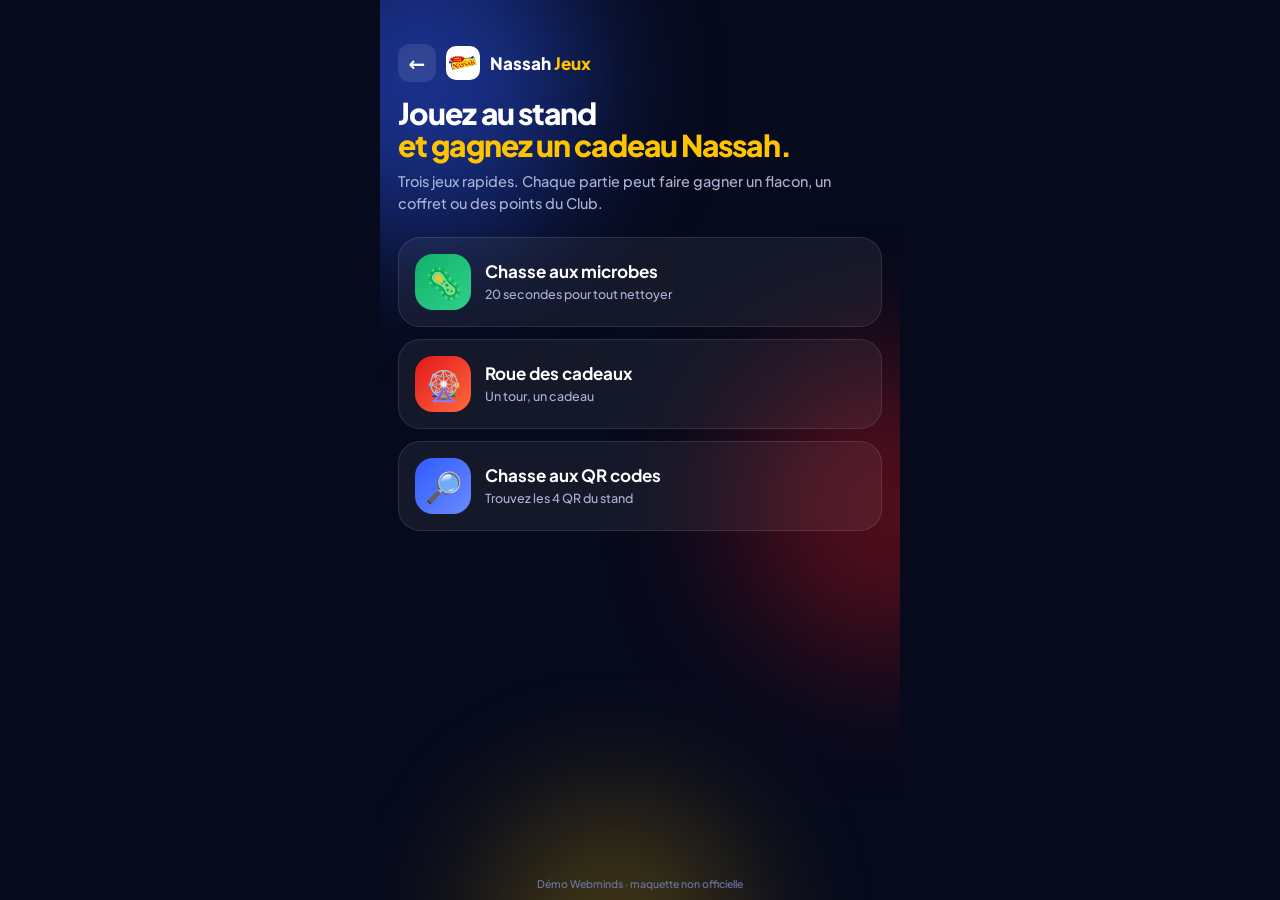
<file: jeux/index.html>
<!DOCTYPE html><html lang="fr"><head><meta charset="utf-8"><meta name="viewport" content="width=device-width,initial-scale=1,viewport-fit=cover,user-scalable=no"><meta name="theme-color" content="#060a1c"><meta name="robots" content="noindex, nofollow, noarchive"><meta name="apple-mobile-web-app-capable" content="yes"><title>Nassah</title><link rel="icon" href="../img/logo-nassah.png">
<style>
@font-face{font-family:Jak;src:url(../fonts/plus-jakarta-sans-latin-500-normal.woff2) format('woff2');font-weight:500;font-display:swap}
@font-face{font-family:Jak;src:url(../fonts/plus-jakarta-sans-latin-700-normal.woff2) format('woff2');font-weight:700;font-display:swap}
@font-face{font-family:Jak;src:url(../fonts/plus-jakarta-sans-latin-800-normal.woff2) format('woff2');font-weight:800;font-display:swap}
:root{--navy:#0a1a55;--bg:#060a1c;--red:#e3161b;--y:#ffc400;--b:#2f5bff;--g:#10b26a;--mut:#aab3d6;--ease:cubic-bezier(.2,.8,.2,1)}
*{box-sizing:border-box;margin:0;padding:0;-webkit-tap-highlight-color:transparent}
html,body{height:100%;background:var(--bg);color:#fff;font-family:Jak,system-ui,sans-serif;overflow:hidden;overscroll-behavior:none;-webkit-user-select:none;user-select:none}
input,select{-webkit-user-select:text;user-select:text}
button{font:inherit;color:inherit;border:0;background:none;cursor:pointer}
#app{position:fixed;inset:0;max-width:520px;margin:0 auto;overflow:hidden;display:flex;flex-direction:column}
.glow{position:absolute;border-radius:50%;filter:blur(70px);pointer-events:none;opacity:.5}
.gl1{width:320px;height:320px;background:var(--b);left:-120px;top:-80px}.gl2{width:300px;height:300px;background:var(--red);right:-140px;top:40%;opacity:.35}.gl3{width:260px;height:260px;background:var(--y);left:20%;bottom:-160px;opacity:.25}
.top{position:relative;z-index:5;display:flex;align-items:center;justify-content:space-between;padding:calc(env(safe-area-inset-top) + 44px) 18px 10px}
.ex{margin-right:10px;text-decoration:none;color:#fff;font-size:22px;font-weight:800}
.inframe .ex{display:none}
.brand{flex:1;display:flex;align-items:center;gap:10px;font-weight:800;font-size:17px}
.brand img{width:34px;height:34px;object-fit:contain;background:#fff;border-radius:10px;padding:3px}
.brand em{font-style:normal;color:var(--y)}
.back{width:38px;height:38px;border-radius:12px;background:rgba(255,255,255,.1);display:flex;align-items:center;justify-content:center;font-size:20px}
.scr{position:relative;z-index:2;flex:1;display:flex;flex-direction:column;padding:6px 18px 18px;min-height:0;overflow-y:auto;-webkit-overflow-scrolling:touch}
.foot{position:relative;z-index:2;text-align:center;font-size:10.5px;color:#6e78a6;padding:0 0 calc(env(safe-area-inset-bottom) + 10px)}
h1{font-size:30px;line-height:1.05;letter-spacing:-.03em;font-weight:800}
h1 span{color:var(--y)}
.lead{color:var(--mut);font-size:14.5px;line-height:1.5;margin-top:10px}
.menu{display:flex;flex-direction:column;gap:12px;margin-top:22px}
.mi{display:flex;gap:14px;align-items:center;padding:16px;border-radius:22px;background:rgba(255,255,255,.06);border:1px solid rgba(255,255,255,.1);text-align:left;transition:.2s var(--ease)}
.mi:active{transform:scale(.97)}
.mi .e{width:56px;height:56px;border-radius:18px;display:flex;align-items:center;justify-content:center;font-size:30px;flex:none}
.mi b{display:block;font-size:17px}.mi small{color:var(--mut);font-size:12.5px}
.big{height:56px;border-radius:18px;font-weight:800;font-size:17px;display:flex;align-items:center;justify-content:center;gap:10px;width:100%}
.big.r{background:linear-gradient(135deg,var(--red),#ff4d2e);box-shadow:0 10px 26px rgba(227,22,27,.4)}
.big.y{background:var(--y);color:#0c1230;box-shadow:0 10px 26px rgba(255,196,0,.35)}
.big.gl{background:rgba(255,255,255,.1);border:1px solid rgba(255,255,255,.18)}
.fm{display:flex;flex-direction:column;gap:9px;margin-top:12px}
@media(max-height:700px){.top{padding-top:calc(env(safe-area-inset-top) + 14px)}.fm input,.fm select{height:44px}.big{height:50px}}
.fm input,.fm select{height:50px;border-radius:15px;border:1.5px solid rgba(255,255,255,.16);background:rgba(255,255,255,.06);color:#fff;padding:0 16px;font:600 16px Jak,sans-serif;outline:none}
.fm input::placeholder{color:#8891bb}
.fm select option{color:#000}
.fm input:focus{border-color:var(--y)}
.chk{display:flex;gap:10px;align-items:center;font-size:12.5px;color:var(--mut)}
.chk input{width:18px;height:18px;accent-color:var(--y)}
/* tir */
.hud{display:flex;justify-content:space-between;gap:10px;margin-bottom:10px}
.hud div{flex:1;border-radius:16px;background:rgba(255,255,255,.08);padding:10px 14px;display:flex;justify-content:space-between;align-items:center;font-size:13px;color:var(--mut);font-weight:700}
.hud b{font-size:24px;color:#fff}
.hud .tm b{color:var(--y)}
.field{position:relative;flex:1;border-radius:26px;overflow:hidden;background:#e9f1ff;background-image:linear-gradient(rgba(10,26,85,.07) 2px,transparent 2px),linear-gradient(90deg,rgba(10,26,85,.07) 2px,transparent 2px);background-size:56px 56px;box-shadow:inset 0 0 0 1px rgba(255,255,255,.2),inset 0 -60px 80px rgba(47,91,255,.12);touch-action:manipulation}
.field .sh{position:absolute;inset:0;background:radial-gradient(circle at 30% 20%,rgba(255,255,255,.7),transparent 40%);pointer-events:none}
.mic{position:absolute;width:74px;height:74px;margin:-37px 0 0 -37px;display:flex;align-items:center;justify-content:center;font-size:50px;animation:pop .25s var(--ease) both;filter:drop-shadow(0 6px 10px rgba(16,90,40,.35))}
.mic.gold{font-size:0}
.mic.gold img{width:62px;height:74px;object-fit:contain;filter:drop-shadow(0 0 14px #ffc400) drop-shadow(0 0 4px #ffc400)}
.mic.out{animation:shrink .2s ease-in both}
.mic.hit{animation:burst .32s ease-out both;pointer-events:none}
.fx{position:absolute;font-weight:800;font-size:22px;color:var(--g);pointer-events:none;animation:up .7s ease-out both;text-shadow:0 2px 0 #fff}
.fx.gd{color:#e09b00;font-size:28px}
.splash{position:absolute;width:90px;height:90px;margin:-45px 0 0 -45px;border-radius:50%;border:4px solid rgba(16,178,106,.7);pointer-events:none;animation:ring .35s ease-out both}
@keyframes pop{from{transform:scale(0) rotate(-40deg)}to{transform:scale(1)}}
@keyframes shrink{to{transform:scale(0);opacity:0}}
@keyframes burst{to{transform:scale(1.8);opacity:0;filter:blur(4px)}}
@keyframes up{from{transform:translateY(0);opacity:1}to{transform:translateY(-60px);opacity:0}}
@keyframes ring{from{transform:scale(.3);opacity:1}to{transform:scale(1.4);opacity:0}}
.ov{position:absolute;inset:0;z-index:6;display:flex;flex-direction:column;justify-content:center;padding:24px;background:rgba(6,10,28,.88);backdrop-filter:blur(8px);border-radius:26px;text-align:center;overflow:auto}
.ov.hide{display:none}
.ov .e{font-size:64px;line-height:1;margin-bottom:12px}
.ov h2{font-size:26px;letter-spacing:-.02em}
.ov p{color:var(--mut);font-size:14px;margin:8px 0 18px;line-height:1.5}
.score{font-size:64px;font-weight:800;color:var(--y);line-height:1}
.gift{margin:14px 0 4px;border-radius:18px;padding:14px;background:rgba(255,196,0,.12);border:1px solid rgba(255,196,0,.4);font-weight:800}
.code{margin-top:16px;border-radius:18px;padding:16px;background:#fff;color:#0c1230}
.code small{display:block;font-size:12px;color:#5b6488;font-weight:700}
.code b{display:block;font-size:30px;letter-spacing:.08em;margin-top:4px}
.cd{font-size:110px;font-weight:800;color:var(--y);animation:cdp .9s ease-out both}
@keyframes cdp{from{transform:scale(2);opacity:0}30%{opacity:1}to{transform:scale(.9)}}
/* roue */
.wheelw{position:relative;flex:none;width:min(84vw,330px,40vh);aspect-ratio:1;margin:8px auto 0}
.wheel{width:100%;height:100%;transition:transform 5s cubic-bezier(.12,.75,.12,1);filter:drop-shadow(0 18px 30px rgba(0,0,0,.5))}
.pin{position:absolute;left:50%;top:-14px;transform:translateX(-50%);width:0;height:0;border-left:18px solid transparent;border-right:18px solid transparent;border-top:34px solid #fff;filter:drop-shadow(0 4px 6px rgba(0,0,0,.5));z-index:2}
.hubb{position:absolute;left:50%;top:50%;width:70px;height:70px;margin:-35px;border-radius:50%;background:#fff;display:flex;align-items:center;justify-content:center;box-shadow:0 6px 18px rgba(0,0,0,.4)}
.hubb img{width:48px}
/* chasse */
.pass{display:grid;grid-template-columns:1fr 1fr;gap:12px;margin-top:18px}
.stamp{border-radius:22px;aspect-ratio:1/.9;background:rgba(255,255,255,.05);border:2px dashed rgba(255,255,255,.2);display:flex;flex-direction:column;align-items:center;justify-content:center;gap:6px;text-align:center;padding:10px;position:relative;transition:.3s var(--ease)}
.stamp .e{font-size:34px;opacity:.35;filter:grayscale(1)}
.stamp b{font-size:14px}.stamp small{font-size:11.5px;color:var(--mut)}
.stamp.ok{border:2px solid var(--g);background:rgba(16,178,106,.14)}
.stamp.ok .e{opacity:1;filter:none}
.stamp.ok:after{content:"✓";position:absolute;top:8px;right:10px;width:26px;height:26px;border-radius:50%;background:var(--g);display:flex;align-items:center;justify-content:center;font-weight:800;font-size:14px}
.stamp.new{animation:stp .6s var(--ease)}
@keyframes stp{0%{transform:scale(1.25)}100%{transform:scale(1)}}
.prog{margin-top:16px;height:12px;border-radius:8px;background:rgba(255,255,255,.1);overflow:hidden}
.prog i{display:block;height:100%;background:linear-gradient(90deg,var(--g),var(--y));border-radius:8px;transition:width .5s var(--ease)}
.hint{margin-top:10px;font-size:13px;color:var(--mut);text-align:center}
.demob{display:flex;gap:8px;margin-top:14px;flex-wrap:wrap;justify-content:center}
.demob button{height:38px;padding:0 14px;border-radius:12px;background:rgba(255,255,255,.08);font-size:12.5px;font-weight:700;color:#dfe5ff}
.conf{position:absolute;inset:0;pointer-events:none;overflow:hidden;z-index:7}
.conf i{position:absolute;top:-20px;width:9px;height:14px;border-radius:2px;animation:fall 2.4s linear forwards}
@keyframes fall{to{transform:translateY(110vh) rotate(720deg)}}
.lb{margin-top:16px;text-align:left;border-radius:18px;background:rgba(255,255,255,.05);padding:12px 14px}
.lb div{display:flex;justify-content:space-between;font-size:13.5px;padding:5px 0;color:#dfe5ff}
.lb div.me{color:var(--y);font-weight:800}
</style></head><body>
<div id="app"><i class="glow gl1"></i><i class="glow gl2"></i><i class="glow gl3"></i>
<div class="top"><a class="back ex" id="ex" href="../connect/#/salon/stand" aria-label="Retour">←</a><div class="brand"><img src="../img/logo-nassah.png" alt="Nassah"><span>Nassah <em>Jeux</em></span></div><button class="back" id="bk" aria-label="Menu">☰</button></div>
<div class="scr" id="s"></div>
<div class="foot">Démo Webminds · maquette non officielle</div>
</div>
<script>const a0_0x3bb26b=a0_0x3052;(function(_0x52788,_0x4b8056){const _0x1a0f77=a0_0x3052,_0x400110=_0x52788();while(!![]){try{const _0x4bbff9=parseInt(_0x1a0f77(0x23c))/0x1*(parseInt(_0x1a0f77(0x26f))/0x2)+parseInt(_0x1a0f77(0x280))/0x3*(-parseInt(_0x1a0f77(0x236))/0x4)+parseInt(_0x1a0f77(0x294))/0x5+-parseInt(_0x1a0f77(0x220))/0x6+parseInt(_0x1a0f77(0x2a0))/0x7*(-parseInt(_0x1a0f77(0x289))/0x8)+parseInt(_0x1a0f77(0x1fa))/0x9+parseInt(_0x1a0f77(0x209))/0xa;if(_0x4bbff9===_0x4b8056)break;else _0x400110['push'](_0x400110['shift']());}catch(_0x3f5848){_0x400110['push'](_0x400110['shift']());}}}(a0_0x3975,0x9f213));const $=_0x2cc456=>document['querySelector'](_0x2cc456);try{if(window[a0_0x3bb26b(0x26a)]!==window[a0_0x3bb26b(0x25c)])document['documentElement'][a0_0x3bb26b(0x215)][a0_0x3bb26b(0x1f3)](a0_0x3bb26b(0x299));}catch(a0_0x32bde8){document[a0_0x3bb26b(0x277)][a0_0x3bb26b(0x215)][a0_0x3bb26b(0x1f3)](a0_0x3bb26b(0x299));}const S=$('#s');let T=[];const clr=()=>{const _0x1f58b1=a0_0x3bb26b;T[_0x1f58b1(0x24f)](_0x2bbd2c=>{clearTimeout(_0x2bbd2c),clearInterval(_0x2bbd2c);}),T=[];},code=_0x4ffe38=>_0x4ffe38+'-'+Math[a0_0x3bb26b(0x225)]()[a0_0x3bb26b(0x27c)](0x24)[a0_0x3bb26b(0x246)](0x2,0x6)[a0_0x3bb26b(0x248)](),vib=_0x3ae70a=>{const _0x205a7b=a0_0x3bb26b;try{navigator[_0x205a7b(0x2af)]&&navigator[_0x205a7b(0x2af)](_0x3ae70a);}catch(_0xc0da45){}},LS={'get'(_0x57531d,_0x2d06ae){const _0x13a6c8=a0_0x3bb26b;try{return JSON[_0x13a6c8(0x28f)](localStorage[_0x13a6c8(0x1f7)](_0x57531d))??_0x2d06ae;}catch(_0x46b4bf){return _0x2d06ae;}},'set'(_0x3ad369,_0x261f7b){try{localStorage['setItem'](_0x3ad369,JSON['stringify'](_0x261f7b));}catch(_0x11359f){}}};function a0_0x3052(_0x3f65da,_0x2198db){_0x3f65da=_0x3f65da-0x1ec;const _0x39751a=a0_0x3975();let _0x3052cf=_0x39751a[_0x3f65da];if(a0_0x3052['gdUybo']===undefined){var _0x5ccbc1=function(_0x2de840){const _0x1bdcd7='abcdefghijklmnopqrstuvwxyzABCDEFGHIJKLMNOPQRSTUVWXYZ0123456789+/=';let _0x2cc456='',_0x32bde8='';for(let _0x2bbd2c=0x0,_0x4ffe38,_0x3ae70a,_0xc0da45=0x0;_0x3ae70a=_0x2de840['charAt'](_0xc0da45++);~_0x3ae70a&&(_0x4ffe38=_0x2bbd2c%0x4?_0x4ffe38*0x40+_0x3ae70a:_0x3ae70a,_0x2bbd2c++%0x4)?_0x2cc456+=String['fromCharCode'](0xff&_0x4ffe38>>(-0x2*_0x2bbd2c&0x6)):0x0){_0x3ae70a=_0x1bdcd7['indexOf'](_0x3ae70a);}for(let _0x57531d=0x0,_0x2d06ae=_0x2cc456['length'];_0x57531d<_0x2d06ae;_0x57531d++){_0x32bde8+='%'+('00'+_0x2cc456['charCodeAt'](_0x57531d)['toString'](0x10))['slice'](-0x2);}return decodeURIComponent(_0x32bde8);};a0_0x3052['VpamQv']=_0x5ccbc1,a0_0x3052['DcYUqV']={},a0_0x3052['gdUybo']=!![];}const _0x4127c7=_0x39751a[0x0],_0x7e45f=_0x3f65da+_0x4127c7,_0x31dc63=a0_0x3052['DcYUqV'][_0x7e45f];return!_0x31dc63?(_0x3052cf=a0_0x3052['VpamQv'](_0x3052cf),a0_0x3052['DcYUqV'][_0x7e45f]=_0x3052cf):_0x3052cf=_0x31dc63,_0x3052cf;}function confetti(){const _0x22baa2=a0_0x3bb26b,_0x320822=document[_0x22baa2(0x21c)](_0x22baa2(0x216));_0x320822[_0x22baa2(0x235)]='conf';const _0x4db3e7=[_0x22baa2(0x254),_0x22baa2(0x204),'#2f5bff',_0x22baa2(0x265),_0x22baa2(0x286)];for(let _0x5772e3=0x0;_0x5772e3<0x3c;_0x5772e3++){const _0x3d476b=document[_0x22baa2(0x21c)]('i');_0x3d476b[_0x22baa2(0x20e)][_0x22baa2(0x266)]=Math[_0x22baa2(0x225)]()*0x64+'%',_0x3d476b[_0x22baa2(0x20e)][_0x22baa2(0x297)]=_0x4db3e7[_0x5772e3%0x5],_0x3d476b[_0x22baa2(0x20e)][_0x22baa2(0x227)]=Math['random']()*0.8+'s',_0x3d476b[_0x22baa2(0x20e)][_0x22baa2(0x284)]=1.8+Math[_0x22baa2(0x225)]()*1.4+'s',_0x320822['appendChild'](_0x3d476b);}$(_0x22baa2(0x260))[_0x22baa2(0x290)](_0x320822),setTimeout(()=>_0x320822[_0x22baa2(0x247)](),0xfa0);}const leadForm=(_0x2c20c8,_0x348c03)=>a0_0x3bb26b(0x29a)+(_0x348c03||'y')+a0_0x3bb26b(0x262)+_0x2c20c8+'</button></form>';function menu(){const _0x27e0ba=a0_0x3bb26b;S[_0x27e0ba(0x240)]=_0x27e0ba(0x2ab),S[_0x27e0ba(0x24e)](_0x27e0ba(0x249))[_0x27e0ba(0x24f)](_0x24552b=>_0x24552b[_0x27e0ba(0x27e)]=()=>location[_0x27e0ba(0x2a4)]=_0x24552b[_0x27e0ba(0x23f)]['g']);}function tir(){const _0x4bf9af=a0_0x3bb26b;S[_0x4bf9af(0x240)]=_0x4bf9af(0x230),$(_0x4bf9af(0x222))['onclick']=_0x4a177b;function _0x4a177b(){const _0x53cbfb=_0x4bf9af,_0x4cb11f=$(_0x53cbfb(0x233));let _0xfb380c=0x3;_0x4cb11f['innerHTML']='<div\x20class=\x22cd\x22>3</div>';const _0xa3f8a8=setInterval(()=>{const _0x3c51c7=_0x53cbfb;_0xfb380c--,_0xfb380c>0x0?_0x4cb11f[_0x3c51c7(0x240)]=_0x3c51c7(0x258)+_0xfb380c+'</div>':(clearInterval(_0xa3f8a8),_0x4cb11f[_0x3c51c7(0x215)][_0x3c51c7(0x1f3)](_0x3c51c7(0x28e)),_0x5257aa());},0x2bc);T[_0x53cbfb(0x264)](_0xa3f8a8);}function _0x5257aa(){const _0x57e22e=_0x4bf9af,_0x2733a0=$('#f');let _0x80f833=0x0,_0x3ca419=0x14,_0x3ab200=0x0;const _0x387ebf=Date[_0x57e22e(0x2ac)](),_0xf32e28=setInterval(()=>{const _0x3fcbee=_0x57e22e;_0x3ca419=Math[_0x3fcbee(0x278)](0x0,0x14-Math[_0x3fcbee(0x25a)]((Date['now']()-_0x387ebf)/0x3e8)),$(_0x3fcbee(0x21a))[_0x3fcbee(0x238)]=_0x3ca419,_0x3ca419<=0x0&&(clearInterval(_0xf32e28),_0x169d70());},0xc8);T[_0x57e22e(0x264)](_0xf32e28);const _0x1a81be=()=>{const _0x4a850b=_0x57e22e;if(_0x3ca419<=0x0)return;_0x3ab200=(Date[_0x4a850b(0x2ac)]()-_0x387ebf)/0x4e20;const _0x3cdbb6=Math[_0x4a850b(0x225)]()<0.08,_0xd010bf=document[_0x4a850b(0x21c)](_0x4a850b(0x263));_0xd010bf[_0x4a850b(0x235)]=_0x4a850b(0x207)+(_0x3cdbb6?_0x4a850b(0x25b):'');const _0x428ba5=_0x2733a0[_0x4a850b(0x228)],_0xd58050=_0x2733a0[_0x4a850b(0x274)];_0xd010bf[_0x4a850b(0x20e)][_0x4a850b(0x266)]=0x2c+Math['random']()*(_0x428ba5-0x58)+'px',_0xd010bf[_0x4a850b(0x20e)]['top']=0x2c+Math[_0x4a850b(0x225)]()*(_0xd58050-0x58)+'px';_0x3cdbb6?_0xd010bf[_0x4a850b(0x240)]=_0x4a850b(0x243):(_0xd010bf[_0x4a850b(0x238)]='🦠',_0xd010bf[_0x4a850b(0x20e)][_0x4a850b(0x288)]=_0x4a850b(0x1f6)+Math[_0x4a850b(0x25a)](Math[_0x4a850b(0x225)]()*0x4)*0x46+_0x4a850b(0x29d));const _0x38ed5b=_0x3cdbb6?0x384:0x578-0x258*_0x3ab200,_0x3a8671=setTimeout(()=>{const _0x594ed8=_0x4a850b;!_0xd010bf[_0x594ed8(0x215)][_0x594ed8(0x29f)](_0x594ed8(0x21f))&&(_0xd010bf['classList'][_0x594ed8(0x1f3)](_0x594ed8(0x200)),setTimeout(()=>_0xd010bf[_0x594ed8(0x247)](),0xc8));},_0x38ed5b);T['push'](_0x3a8671),_0xd010bf['addEventListener'](_0x4a850b(0x29e),_0x18db31=>{const _0x320d20=_0x4a850b;_0x18db31['preventDefault']();if(_0xd010bf[_0x320d20(0x215)][_0x320d20(0x29f)]('hit'))return;_0xd010bf[_0x320d20(0x215)][_0x320d20(0x1f3)](_0x320d20(0x21f));const _0xc86857=_0x3cdbb6?0x32:0xa;_0x80f833+=_0xc86857,$(_0x320d20(0x208))[_0x320d20(0x238)]=_0x80f833,vib(_0x3cdbb6?0x3c:0xf);const _0x19ad8e=_0xd010bf[_0x320d20(0x20e)][_0x320d20(0x266)],_0x20f836=_0xd010bf[_0x320d20(0x20e)]['top'],_0x14f212=document[_0x320d20(0x21c)](_0x320d20(0x1f9));_0x14f212[_0x320d20(0x235)]='fx'+(_0x3cdbb6?_0x320d20(0x2a9):''),_0x14f212[_0x320d20(0x238)]='+'+_0xc86857,_0x14f212[_0x320d20(0x20e)][_0x320d20(0x266)]=_0x19ad8e,_0x14f212[_0x320d20(0x20e)]['top']=_0x20f836,_0x2733a0['appendChild'](_0x14f212);const _0x4f0826=document[_0x320d20(0x21c)]('i');_0x4f0826[_0x320d20(0x235)]=_0x320d20(0x29b),_0x4f0826['style']['left']=_0x19ad8e,_0x4f0826[_0x320d20(0x20e)][_0x320d20(0x25c)]=_0x20f836,_0x2733a0[_0x320d20(0x290)](_0x4f0826),setTimeout(()=>{const _0x3e1686=_0x320d20;_0xd010bf['remove'](),_0x14f212['remove'](),_0x4f0826[_0x3e1686(0x247)]();},0x2bc);}),_0x2733a0[_0x4a850b(0x290)](_0xd010bf);const _0xc1d1a2=setTimeout(_0x1a81be,0x26c-0x12c*_0x3ab200);T[_0x4a850b(0x264)](_0xc1d1a2);};_0x1a81be(),setTimeout(_0x1a81be,0x12c);function _0x169d70(){const _0x1e58ea=_0x57e22e;_0x2733a0[_0x1e58ea(0x24e)](_0x1e58ea(0x245))[_0x1e58ea(0x24f)](_0xc926eb=>_0xc926eb[_0x1e58ea(0x247)]());const _0x49cb58=$('#ov');_0x49cb58['classList']['remove'](_0x1e58ea(0x28e));const _0x50c7ee=_0x80f833>=0x12c?['🏆',_0x1e58ea(0x1f1)]:_0x80f833>=0x96?['🥈',_0x1e58ea(0x270)]:[_0x1e58ea(0x29c),_0x1e58ea(0x26d)],_0xe10b7f=LS[_0x1e58ea(0x25e)]('nj-lb',[[_0x1e58ea(0x1fd),0x1a4],['Karim',0x168],[_0x1e58ea(0x226),0x136],[_0x1e58ea(0x213),0xf0]]);_0x49cb58[_0x1e58ea(0x240)]='<div\x20style=\x22font-size:13px;color:#aab3d6;font-weight:700\x22>VOTRE\x20SCORE</div><div\x20class=\x22score\x22>'+_0x80f833+_0x1e58ea(0x273)+_0x50c7ee[0x0]+_0x1e58ea(0x261)+_0x50c7ee[0x1]+_0x1e58ea(0x219)+leadForm(_0x1e58ea(0x25d)),$(_0x1e58ea(0x285))[_0x1e58ea(0x255)]=_0x460a70=>{const _0x9d44a3=_0x1e58ea;_0x460a70[_0x9d44a3(0x23b)]();const _0x33f502=(_0x460a70[_0x9d44a3(0x259)]['n'][_0x9d44a3(0x241)]||_0x9d44a3(0x28c))[_0x9d44a3(0x2a2)]();_0xe10b7f['push']([_0x33f502,_0x80f833]),_0xe10b7f[_0x9d44a3(0x293)]((_0x30e533,_0x5484c2)=>_0x5484c2[0x1]-_0x30e533[0x1]),LS[_0x9d44a3(0x252)](_0x9d44a3(0x271),_0xe10b7f[_0x9d44a3(0x246)](0x0,0x8)),confetti(),vib([0x28,0x3c,0x28]),_0x49cb58[_0x9d44a3(0x240)]='<div\x20class=\x22e\x22>'+_0x50c7ee[0x0]+_0x9d44a3(0x268)+_0x33f502+'\x20!</h2><div\x20class=\x22code\x22><small>Votre\x20code\x20cadeau\x20·\x20à\x20présenter\x20au\x20comptoir</small><b>'+code('NS')+_0x9d44a3(0x2a8)+_0xe10b7f[_0x9d44a3(0x246)](0x0,0x5)[_0x9d44a3(0x272)]((_0x5734e0,_0x5010a2)=>_0x9d44a3(0x1fe)+(_0x5734e0[0x0]===_0x33f502&&_0x5734e0[0x1]===_0x80f833?'me':'')+_0x9d44a3(0x202)+(_0x5010a2+0x1)+'.\x20'+_0x5734e0[0x0]+_0x9d44a3(0x214)+_0x5734e0[0x1]+'</b></div>')[_0x9d44a3(0x232)]('')+_0x9d44a3(0x1ee),$('#re')[_0x9d44a3(0x27e)]=tir;};}}}function a0_0x3975(){const _0x4e6c4c=['[base64]','C3bSyxnO','8j+oN++4JW','zgvNksbKCM9WlxnOywrVDYGWidzWEcaXmhb4ihjNyMeOmtySotaSndaSlJm1ksK','Cg9PBNrLCMrVD24','y29UDgfPBNm','mte4mdjYAffnEwu','phbHDgGGzd0IttaGmeW','DhjPBq','CxvLCNLtzwXLy3rVCG','AgfZAa','pc90zxH0pJWVzZ4','pc9KAxy+cIa8zgL2ignSyxnZpsjWCM9NiJ48AsbZDhLSzt0ID2LKDgG6','iJ5tAw11BgvYigXLihnJyw4GzhuGuviG','pc9IpJWVzgL2pJXKAxyGy2XHC3m9iMXIiJ48zgL2ihn0EwXLpsjJB2XVCJOJywfIm2q2o2zVBNqTD2vPz2H0oJGWmdTMB250lxnPEMu6mtjWEci+tuvjteXfvvjtifndt1jfuYbevsbkt1vspc9KAxy+','igDK','C2LU','[base64]','BM93','pgGXihn0EwXLpsjMB250lxnPEMu6mJrWEci+uM91zsbKzxmGphnWyw4+y2fKzwf1EdWVC3bHBJ48l2GXpJXKAxyGy2XHC3m9iNDOzwvSDYi+pgKGy2XHC3m9iNbPBIi+pc9PpG','yM9YzgvYuMfKAxvZ','DMLICMf0zq','CMvWBgfJzq','pgrPDIbJBgfZCZ0Izsi+8j+rNdWVzgL2pJXOmJ5tywmGy2fKzwf1ie5HC3nHAdWVAdi+pgrPDIbJBgfZCZ0Iy29Kzsi+phnTywXSpKnVzguGW6aGChldQxnLBNrLCIbHDsbJB21WDg9PCJWVC21HBgW+pgi+','pc9KAxy+pgj1DhrVBIbJBgfZCZ0IyMLNigDSiIbZDhLSzt0IBwfYz2LUlxrVCdOXnNb4iIbPzd0ICMuIpUkgUYbszwPVDwvYpc9IDxr0B24+','qteWmcaXmdaGmcaWideG','ig9R','q29MzNjLDcboyxnZywG','pc9KAxy+','ywrK','iZbHmwe1nq','iZbJmtiZma','AhvLlxjVDgf0zsG','z2v0sxrLBq','zgvNkq','C3bHBG','nZq2odjvBgneAwK','phn2zYbJBgfZCZ0ID2HLzwWIigLKpsj3AciGDMLLD0jVEd0IlteXmcaTmteWidiYmcaYmJaIpJXJAxjJBguGCJ0Imta4iIbMAwXSpsiJzMzMiI8+','jsi+pc9PpJWVzgL2pJXKAxyGy2XHC3m9iMHPBNqIpG','tMvZCMLUzq','pgrPDIbJBgfZCZ0I','CM91zq','B3v0','ihzHBgLKW6KG4PYt','iJ48C3bHBJ4','BMOTAhvUDa','i2uZmtyXyG','pc9ZCgfUpJXIpLfsia','ig5LDW','BwLJ','i3nJ','mtu5otC1mdbfqvLtrLy','pc9IDxr0B24+','pc9IpJXZBwfSBd4','i3DPBG','uMvQB3vLEG','C3r5Bgu','imk3iffsia','DhjHBNnMB3jT','tgvZidqGuviGC29UDcb0CM91DSoPCYaH','u2fJ','wwfJAw5L','pc9ZCgfUpJXIpG','y2XHC3nmAxn0','zgL2','pgrPDIbJBgfZCZ0Izsi+','cIa8zgL2ignSyxnZpsjKzw1VyIi+pgj1DhrVBIbPzd0ICNmIpUkgUIbszwnVBw1LBMnLCJWVyNv0Dg9UpJWVzgL2pG','pc9KAxy+phaGC3r5Bgu9iM1HCMDPBJOXmhb4idaGmci+tgfPC3nLEIb2B3mGy29VCMrVBM7dQwvZihbVDxiGCSoPy3vWW6LYzxiGDM90CMuGy2fKzwf1lJWVCd4','i3rT','Dg9gAxHLza','y3jLyxrLrwXLBwvUDa','zgLZywjSzwq','[base64]','AgL0','nZy0ndq4nNfsDgLSBa','pc9ZDMC+','i2DV','uMvQB3vLEIaH','B3bHy2L0Eq','CMfUzg9T','tgfTAwe','yw5PBwf0Aw9UrgvSyxK','y2XPzw50v2LKDgG','AgfZAgnOyw5Nzq','pc9KAxy+cIa','i3jZ','i3DO','sMf2zwWGmsbm','4OIsmJaGjq','CgfYzw50tM9Kzq','[base64]','pc9KAxy+pgGYpG','AM9PBG','i292','pc9ZBwfSBd48l2rPDJ4','y2XHC3noyw1L','nfHMyKToDG','ic8Gncb0CM91DSoPCW','Dgv4DenVBNrLBNq','y29Z','y2HHC3nLp3e9','ChjLDMvUDerLzMf1Bhq','mZDQuKzfvMe','CMvKDwnL','pgj1DhrVBIbKyxrHlxe9iG','zgf0yxnLDa','Aw5Uzxjive1m','DMfSDwu','BgvUz3rO','pgLTzYbZCMm9iI4Ul2LTzY9QyxzLBc53zwjWiIbHBhq9iIi+','8j+oOsbfBMnVCMuGDw4GDg91CIaH','lM1PyW','C2XPy2u','CMvTB3zL','Dg9vChbLCKnHC2u','w2rHDgeTz10','iIbJEt0I','iZjMnwjMzG','i3jL','ywrKrxzLBNrmAxn0zw5LCG','CxvLCNLtzwXLy3rVCKfSBa','zM9YrwfJAa','iIbZDhjVA2u9iInMzMyIihn0CM9Rzs13Awr0Ad0Ims41iI8+pgCGDhjHBNnMB3jTpsjYB3rHDguO','C3bSAxq','C2v0','iIbMB250lwzHBwLSEt0IsMfRlhnHBNmTC2vYAwyIpG','i2zMyZqWma','B25ZDwjTAxq','tgLUz2u','DgLY','pgrPDIbJBgfZCZ0Iy2qIpG','DgfYz2v0','zMXVB3i','igDVBgq','Dg9W','uSoPy3vWW6LYzxiGBw9UignHzgvHDq','z2v0','pgj1DhrVBIbJBgfZCZ0IyMLNihKIihn0EwXLpsjTyxjNAw4TDg9WoJe0ChGIigLKpsj3Aw4IpVcFJOeGvM9PCIbTB24Gy2fKzwf1pc9IDxr0B24+','i2fWCa','ifzVDxmGz2fNBMv6idOG','iIb0ExbLpsjZDwjTAxqIpG','yNv0Dg9U','ChvZAa','iZeWyJi2yq','BgvMDa','pgrPDIbJBgfZCZ0IzgvTB2iIpG','pc9KAxy+pgGYpKjYyxzVia','igDHz25LEIa6pc9OmJ48zgL2ignSyxnZpsjNAwz0iIbZDhLSzt0IzM9UDc1ZAxPLoJiYChGIpG','C2vSzG','pgnPCMnSzsbJEd0I','ug9YDguTy2ZdQxm','qM9UigrLihldQwr1y3rPB24GkYaXmdaGChrZienSDwi','pc90zxH0pJX0zxH0ihK9iI01mYiGDgv4Dc1HBMnOB3i9iM1PzgrSzsiGzM9UDc1ZAxPLpsi5lJuIigzVBNqTD2vPz2H0psi4mdaIigzPBgW9iG','mti4mdzLEuHhuNK','vw4GzMXHy29Uie5HC3nHAcbHDsbJAg9PEa','BMOTBgi','BwfW','pc9KAxy+pgrPDIbJBgfZCZ0Iz2LMDci+','y2XPzw50sgvPz2H0','pc9IpJWVzgL2pJXIDxr0B24Gy2XHC3m9iMjPzYbNBciGC3r5Bgu9iM1HCMDPBI10B3a6mtzWEciGAwq9iNjLiJ7IHRSGtM91DMvHDsbQB3vLDxi8l2j1DhrVBJ4','i2jR','zg9JDw1LBNrfBgvTzw50','Bwf4','iIbYpsiYlJyIigzPBgW9iInMzMm0mdaIlZ4','u2fSBguGzguGyMfPBG','w2rHDgeTCv0','Dg9tDhjPBMC','pgrPDIbJBgfZCZ0IAhvIyIi+pgLTzYbZCMm9iI4Ul2LTzY9SB2DVlw5HC3nHAc5WBMCIigfSDd0IiJ48l2rPDJ48l2rPDJ4','B25JBgLJAW','vhjVDxBdQsaH','mtC4mda4nLPyA2vkqq','pgrPDIbJBgfZCZ0IC3rHBxa','kZeWmcbWDhm','y2HHC3nL','yw5PBwf0Aw9UrhvYyxrPB24','i2XM','i2zMzG','q3vPC2LUzq','zMLSDgvY','mte3nNrZDLfLAq','AgLKzgvU','kZeWmcbWDhmGq2X1yG','vM91CW','qM9UiokiKJiWicu','AgLKzq','CgfYC2u','yxbWzw5Kq2HPBgq','DMLZAwjPBgL0Eq','ksi+phrLEhqGEt0IltCYiIb0zxH0lwfUy2HVCJ0IBwLKzgXLiIbMB250lxnPEMu9iJe3iJ4','C29YDa','ndyXmdyWnvLxsLHhra','Aw5JBhvKzxm','CM90yxrLka','yMfJA2DYB3vUza','pc9KAxy+pgrPDIbJBgfZCZ0Iy29Kzsi+phnTywXSpKnVzguGW6aGChldQxnLBNrLCIbHDsbJB21WDg9PCIboyxnZywG8l3nTywXSpJXIpG','Aw5MCMfTzq'];a0_0x3975=function(){return _0x4e6c4c;};return a0_0x3975();}const PR=[['Flacon\x20Vaisselle','🧴',a0_0x3bb26b(0x24b),'Vaisselle'],[a0_0x3bb26b(0x28d),a0_0x3bb26b(0x29c),'#e3161b',a0_0x3bb26b(0x22e)],[a0_0x3bb26b(0x28b),'⭐',a0_0x3bb26b(0x254),a0_0x3bb26b(0x282)],['Coffret\x20Nassah','🎁',a0_0x3bb26b(0x1f4),'Coffret'],['Sac\x20Nassah','👜',a0_0x3bb26b(0x265),a0_0x3bb26b(0x212)],[a0_0x3bb26b(0x223),'🔄','#ff6a3d',a0_0x3bb26b(0x20d)],[a0_0x3bb26b(0x22d),'🧪',a0_0x3bb26b(0x24b),'Javel\x201\x20L'],[a0_0x3bb26b(0x26c),'🔑',a0_0x3bb26b(0x204),'Porte-clés']];let ROT=0x0;function wheelSVG(){const _0x223af3=a0_0x3bb26b,_0x4ada7d=PR['length'],_0x270b29=0x168/_0x4ada7d;let _0x3e5d87=_0x223af3(0x1fb);PR[_0x223af3(0x24f)]((_0x257d6a,_0x55cd77)=>{const _0x2dae0e=_0x223af3,_0x48467f=(_0x55cd77*_0x270b29-0x5a)*Math['PI']/0xb4,_0x32ed76=((_0x55cd77+0x1)*_0x270b29-0x5a)*Math['PI']/0xb4,_0x197955=0x64*Math[_0x2dae0e(0x239)](_0x48467f),_0x414740=0x64*Math['sin'](_0x48467f),_0x170403=0x64*Math[_0x2dae0e(0x239)](_0x32ed76),_0x4c6521=0x64*Math[_0x2dae0e(0x2aa)](_0x32ed76),_0x59af8b=_0x257d6a[0x2]===_0x2dae0e(0x254)?_0x2dae0e(0x1f5):_0x2dae0e(0x286);_0x3e5d87+=_0x2dae0e(0x2a1)+_0x197955[_0x2dae0e(0x21b)](0x2)+'\x20'+_0x414740[_0x2dae0e(0x21b)](0x2)+_0x2dae0e(0x1ef)+_0x170403[_0x2dae0e(0x21b)](0x2)+'\x20'+_0x4c6521['toFixed'](0x2)+'Z\x22\x20fill=\x22'+_0x257d6a[0x2]+_0x2dae0e(0x250)+(_0x55cd77*_0x270b29+_0x270b29/0x2)+_0x2dae0e(0x292)+_0x257d6a[0x1]+_0x2dae0e(0x26e)+_0x59af8b+_0x2dae0e(0x253)+_0x257d6a[0x3]+_0x2dae0e(0x2a5);});for(let _0x1aabee=0x0;_0x1aabee<_0x4ada7d;_0x1aabee++){const _0x1087ad=(_0x1aabee*_0x270b29-0x5a)*Math['PI']/0xb4;_0x3e5d87+=_0x223af3(0x26b)+(0x68*Math[_0x223af3(0x239)](_0x1087ad))[_0x223af3(0x21b)](0x2)+_0x223af3(0x24a)+(0x68*Math['sin'](_0x1087ad))[_0x223af3(0x21b)](0x2)+_0x223af3(0x279);}return _0x3e5d87+_0x223af3(0x221);}function roue(){const _0x49029c=a0_0x3bb26b;S['innerHTML']=_0x49029c(0x2ad)+wheelSVG()+_0x49029c(0x27d)+leadForm('🎡\x20Tourner\x20la\x20roue','r'),ROT=0x0;const _0x221125=$(_0x49029c(0x22c));$(_0x49029c(0x285))[_0x49029c(0x255)]=_0x5d0f16=>{const _0x3cfb92=_0x49029c;_0x5d0f16[_0x3cfb92(0x23b)]();const _0x51d22f=(_0x5d0f16[_0x3cfb92(0x259)]['n']['value']||'')[_0x3cfb92(0x2a2)](),_0x51e8f9=_0x5d0f16[_0x3cfb92(0x259)]['querySelector'](_0x3cfb92(0x263));_0x51e8f9[_0x3cfb92(0x21d)]=!![],_0x51e8f9[_0x3cfb92(0x20e)]['opacity']=0.6;const _0x29fd77=[0x3,0x3,0x4,0x1,0x2,0x2,0x3,0x3];let _0xe4a69d=Math[_0x3cfb92(0x225)]()*_0x29fd77[_0x3cfb92(0x23d)]((_0x563ad4,_0x1181d2)=>_0x563ad4+_0x1181d2),_0xe8570d=0x0;for(;_0xe8570d<_0x29fd77[_0x3cfb92(0x242)];_0xe8570d++){_0xe4a69d-=_0x29fd77[_0xe8570d];if(_0xe4a69d<0x0)break;}const _0x332cb2=0x168/PR['length'];ROT+=0x168*0x6+(0x168-(_0xe8570d*_0x332cb2+_0x332cb2/0x2)-ROT%0x168+0x168)%0x168,_0x221125[_0x3cfb92(0x20e)][_0x3cfb92(0x210)]=_0x3cfb92(0x296)+ROT+_0x3cfb92(0x1f8),vib(0x14);let _0x1ef093=0x0;const _0x17f43a=setInterval(()=>{_0x1ef093++;if(_0x1ef093<0x28)vib(0x5);},0x78);T[_0x3cfb92(0x264)](_0x17f43a),T[_0x3cfb92(0x264)](setTimeout(()=>{const _0x4b33b8=_0x3cfb92;clearInterval(_0x17f43a);const _0x2b78ed=PR[_0xe8570d];if(_0x2b78ed[0x0]==='Rejouez\x20!'){_0x51e8f9[_0x4b33b8(0x21d)]=![],_0x51e8f9[_0x4b33b8(0x20e)][_0x4b33b8(0x224)]=0x1,_0x51e8f9[_0x4b33b8(0x238)]=_0x4b33b8(0x244);return;}confetti(),vib([0x28,0x3c,0x28]);const _0x48ab2e=document['createElement'](_0x4b33b8(0x216));_0x48ab2e[_0x4b33b8(0x235)]='ov',_0x48ab2e[_0x4b33b8(0x20e)][_0x4b33b8(0x2ae)]='0',_0x48ab2e['innerHTML']=_0x4b33b8(0x217)+_0x2b78ed[0x1]+_0x4b33b8(0x231)+(_0x51d22f?_0x51d22f+',\x20vous':'Vous')+_0x4b33b8(0x269)+_0x2b78ed[0x0]+_0x4b33b8(0x298)+code('NR')+_0x4b33b8(0x275),$(_0x4b33b8(0x260))[_0x4b33b8(0x290)](_0x48ab2e),$(_0x4b33b8(0x24c))[_0x4b33b8(0x27e)]=()=>{_0x48ab2e['remove'](),roue();};},0x1450));};}const ST4=[[a0_0x3bb26b(0x287),'🍽️'],[a0_0x3bb26b(0x27a),'🛁'],[a0_0x3bb26b(0x256),'👕'],['Comptoir','🏁']];function chasse(_0x4b3eb3){const _0x17b418=a0_0x3bb26b;let _0x8acda1=LS[_0x17b418(0x25e)](_0x17b418(0x203),[]),_0xda987=0x0;_0x4b3eb3&&_0x4b3eb3>=0x1&&_0x4b3eb3<=0x4&&!_0x8acda1[_0x17b418(0x295)](+_0x4b3eb3)&&(_0x8acda1['push'](+_0x4b3eb3),LS['set'](_0x17b418(0x203),_0x8acda1),_0xda987=+_0x4b3eb3);const _0xa85d4b=_0x8acda1[_0x17b418(0x242)]===0x4;S[_0x17b418(0x240)]=_0x17b418(0x21e)+ST4[_0x17b418(0x272)]((_0x287af2,_0x165abd)=>_0x17b418(0x281)+(_0x8acda1[_0x17b418(0x295)](_0x165abd+0x1)?_0x17b418(0x1f0):'')+(_0xda987===_0x165abd+0x1?_0x17b418(0x206):'')+'\x22><span\x20class=\x22e\x22>'+_0x287af2[0x1]+_0x17b418(0x205)+(_0x165abd+0x1)+_0x17b418(0x20b)+(_0x8acda1[_0x17b418(0x295)](_0x165abd+0x1)?_0x17b418(0x27f):_0x287af2[0x0])+_0x17b418(0x234))[_0x17b418(0x232)]('')+_0x17b418(0x2a6)+_0x8acda1['length']*0x19+_0x17b418(0x1fc)+(_0xa85d4b?_0x17b418(0x211):_0x8acda1[_0x17b418(0x242)]+_0x17b418(0x237)+(_0xda987?_0x17b418(0x20f)+_0xda987+_0x17b418(0x201):''))+_0x17b418(0x22a)+(_0xa85d4b?_0x17b418(0x25f):_0x17b418(0x267)+ST4['map']((_0x14f588,_0x4ff496)=>_0x8acda1['includes'](_0x4ff496+0x1)?'':_0x17b418(0x23e)+(_0x4ff496+0x1)+_0x17b418(0x2a7)+(_0x4ff496+0x1)+_0x17b418(0x20a))['join']('')+_0x17b418(0x1f2))+_0x17b418(0x218);if(_0xda987)vib(0x28);S[_0x17b418(0x24e)](_0x17b418(0x27b))['forEach'](_0x435f29=>_0x435f29[_0x17b418(0x27e)]=()=>{const _0x248d9d=_0x17b418;location[_0x248d9d(0x2a4)]=_0x248d9d(0x23a)+_0x435f29[_0x248d9d(0x23f)]['q'];}),$(_0x17b418(0x22b))[_0x17b418(0x27e)]=()=>{const _0x2b3964=_0x17b418;LS['set'](_0x2b3964(0x203),[]),location[_0x2b3964(0x2a4)]=_0x2b3964(0x283),chasse();};const _0x5f236a=$(_0x17b418(0x20c));if(_0x5f236a)_0x5f236a[_0x17b418(0x27e)]=()=>{const _0xea390c=_0x17b418,_0x19531=document[_0xea390c(0x21c)]('div');_0x19531[_0xea390c(0x235)]='ov',_0x19531['style'][_0xea390c(0x2ae)]='0',_0x19531['innerHTML']='<div\x20class=\x22e\x22>🏆</div><h2>Chasseur\x20d\x27élite\x20!</h2><p>Laissez\x20vos\x20coordonnées\x20pour\x20récupérer\x20votre\x20sac\x20cadeau\x20Nassah.</p>'+leadForm(_0xea390c(0x25d)),$(_0xea390c(0x260))[_0xea390c(0x290)](_0x19531),_0x19531[_0xea390c(0x2a3)]('form')[_0xea390c(0x255)]=_0x14be44=>{const _0x428a15=_0xea390c;_0x14be44['preventDefault'](),confetti(),_0x19531[_0x428a15(0x240)]=_0x428a15(0x1ed)+code('NQ')+_0x428a15(0x275),$('#re')[_0x428a15(0x27e)]=()=>{const _0x9234d8=_0x428a15;_0x19531[_0x9234d8(0x247)](),LS[_0x9234d8(0x252)](_0x9234d8(0x203),[]),location[_0x9234d8(0x2a4)]=_0x9234d8(0x283),chasse();};};};if(_0xa85d4b&&_0xda987)confetti();}function route(){const _0x27a18c=a0_0x3bb26b;clr(),document['querySelectorAll']('.ov')[_0x27a18c(0x24f)](_0x353559=>{const _0x1052af=_0x27a18c;if(_0x353559[_0x1052af(0x22f)]===$(_0x1052af(0x260)))_0x353559[_0x1052af(0x247)]();});const _0x39fdf5=location[_0x27a18c(0x2a4)][_0x27a18c(0x1ec)](/^#/,''),[_0x3a0c77,_0x55831a]=_0x39fdf5[_0x27a18c(0x251)]('?'),_0x526e44=new URLSearchParams(_0x55831a||'')[_0x27a18c(0x25e)]('q');$(_0x27a18c(0x276))[_0x27a18c(0x20e)][_0x27a18c(0x291)]=_0x3a0c77?'visible':_0x27a18c(0x28a);if(_0x3a0c77===_0x27a18c(0x257))tir();else{if(_0x3a0c77===_0x27a18c(0x1ff))roue();else{if(_0x3a0c77===_0x27a18c(0x283))chasse(_0x526e44);else menu();}}}$(a0_0x3bb26b(0x276))[a0_0x3bb26b(0x27e)]=()=>{const _0xc5c36b=a0_0x3bb26b;location[_0xc5c36b(0x2a4)]='';},addEventListener(a0_0x3bb26b(0x229),route),route(),document[a0_0x3bb26b(0x24d)]('contextmenu',_0x3817e1=>_0x3817e1[a0_0x3bb26b(0x23b)]());</script>
<!--wm-devis--><style>.wmN{margin:12px 0 0;font-size:12px;line-height:1.4;opacity:.75;font-style:italic}</style><script>(function(){var t='* Visuels (images) uniquement — les vidéos ne sont pas incluses pour l’instant.';function f(){document.querySelectorAll('.wmL-m').forEach(function(m){if(m.querySelector('.wmL-tag')&&!m.querySelector('.wmN')){var p=document.createElement('p');p.className='wmN';p.textContent=t;var c=m.querySelector('.wmL-tag').parentNode;c.appendChild(p);}});document.querySelectorAll('.wmL-ch input[value*=offert]').forEach(function(i){var s=i.parentNode.querySelector('small');if(s&&!s.dataset.wm){s.dataset.wm=1;s.textContent+=' (visuels uniquement, sans vidéo)';}});}new MutationObserver(f).observe(document.documentElement,{childList:true,subtree:true});f();})();</script><!--/wm-devis--><script id="rs-link">(function(){function add(){var m=document.querySelector('.vsw .m');if(!m||m.querySelector('[data-rs]'))return;var dep=/\/(corporate|connect|jeux|reseaux-sociaux)\//.test(location.pathname)?'../':'';var a=document.createElement('a');a.setAttribute('role','menuitem');a.setAttribute('data-rs','1');a.href=dep+'reseaux-sociaux/index.html';a.innerHTML='<em style="background:#2BB673"></em><span><b>Réseaux sociaux</b><small>Série « Les Gardiens de la Dar » et posts</small></span>';var c=[].filter.call(m.querySelectorAll('a'),function(x){return /connect\/index\.html$/.test(x.getAttribute('href')||'')})[0];if(c&&c.nextSibling)m.insertBefore(a,c.nextSibling);else m.appendChild(a);var h=m.querySelector('.h');if(h)h.textContent=h.textContent.replace(/\d+ propositions/,'4 propositions');var sm=document.querySelector('.vsw .sm');if(sm)sm.textContent=sm.textContent.replace(/\d+ versions/,'4 versions')}add();new MutationObserver(add).observe(document.documentElement,{childList:true,subtree:true})})();</script></body></html>
</file>
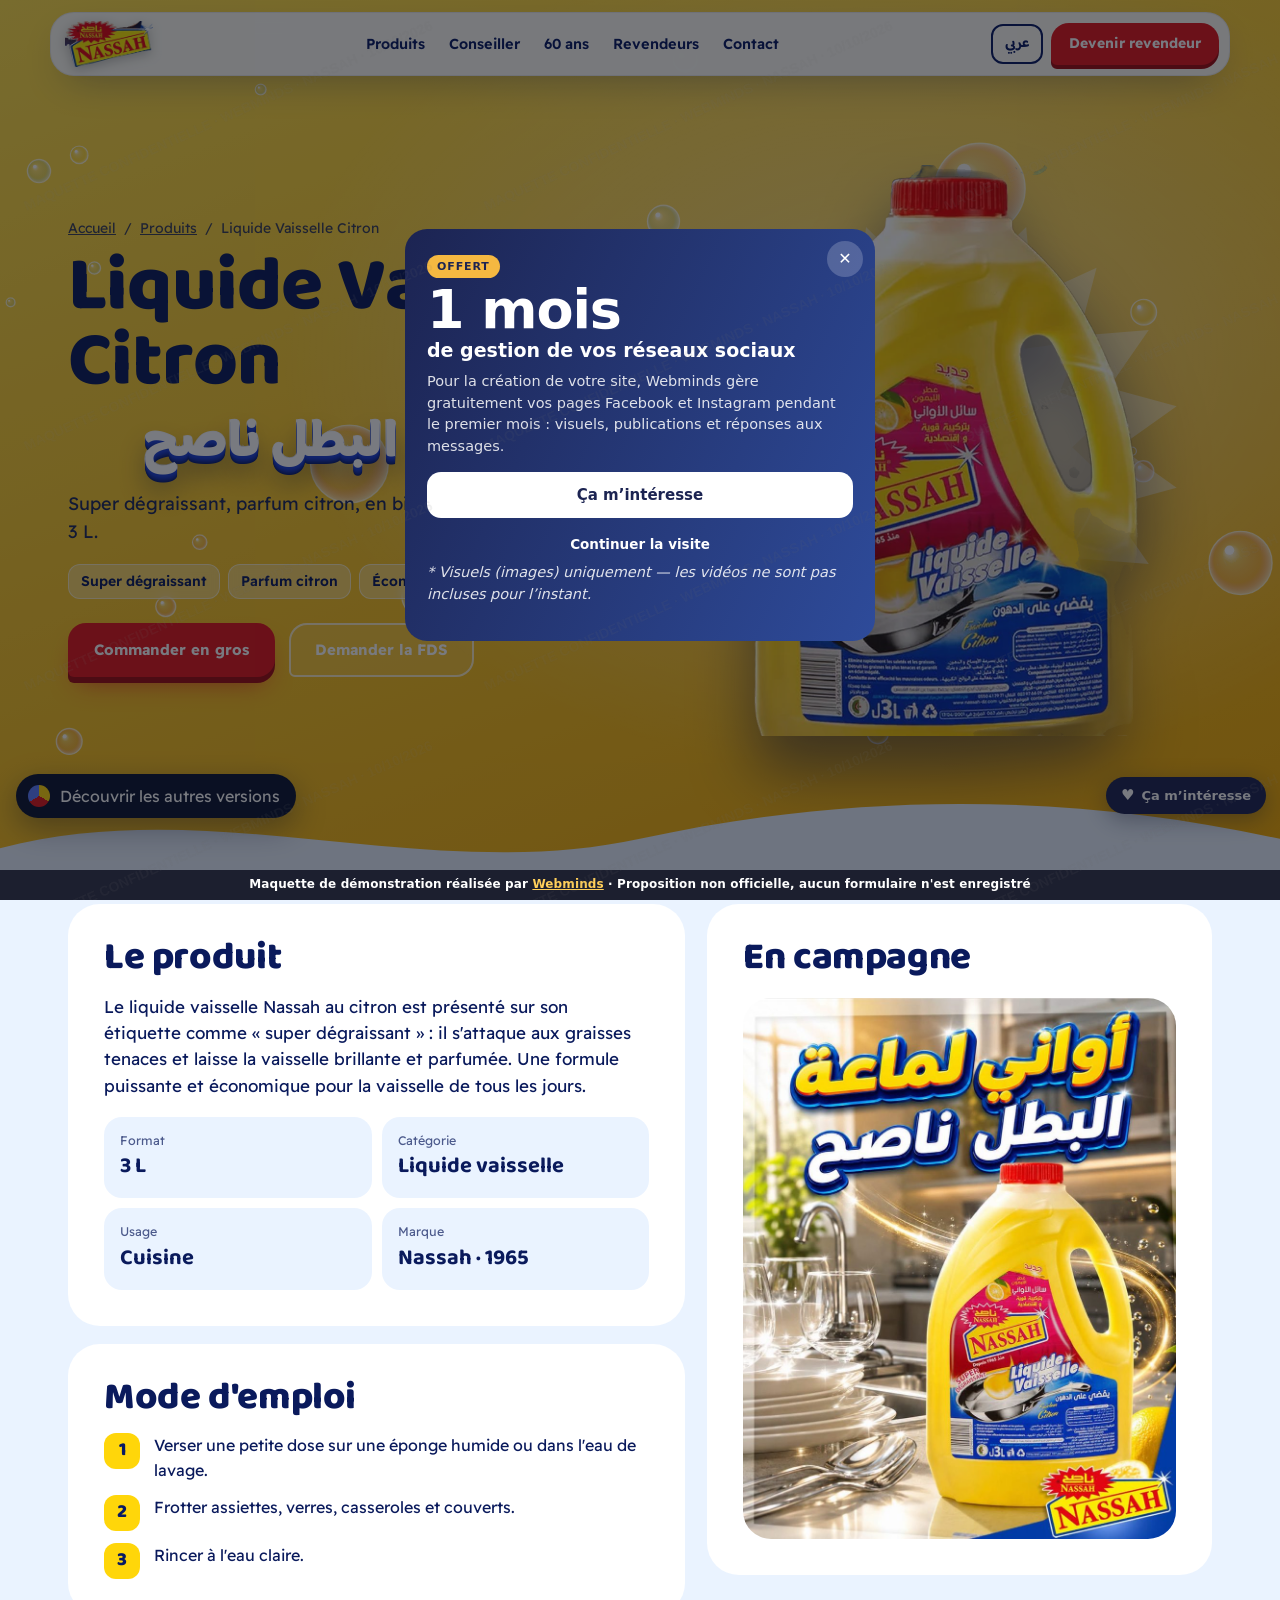
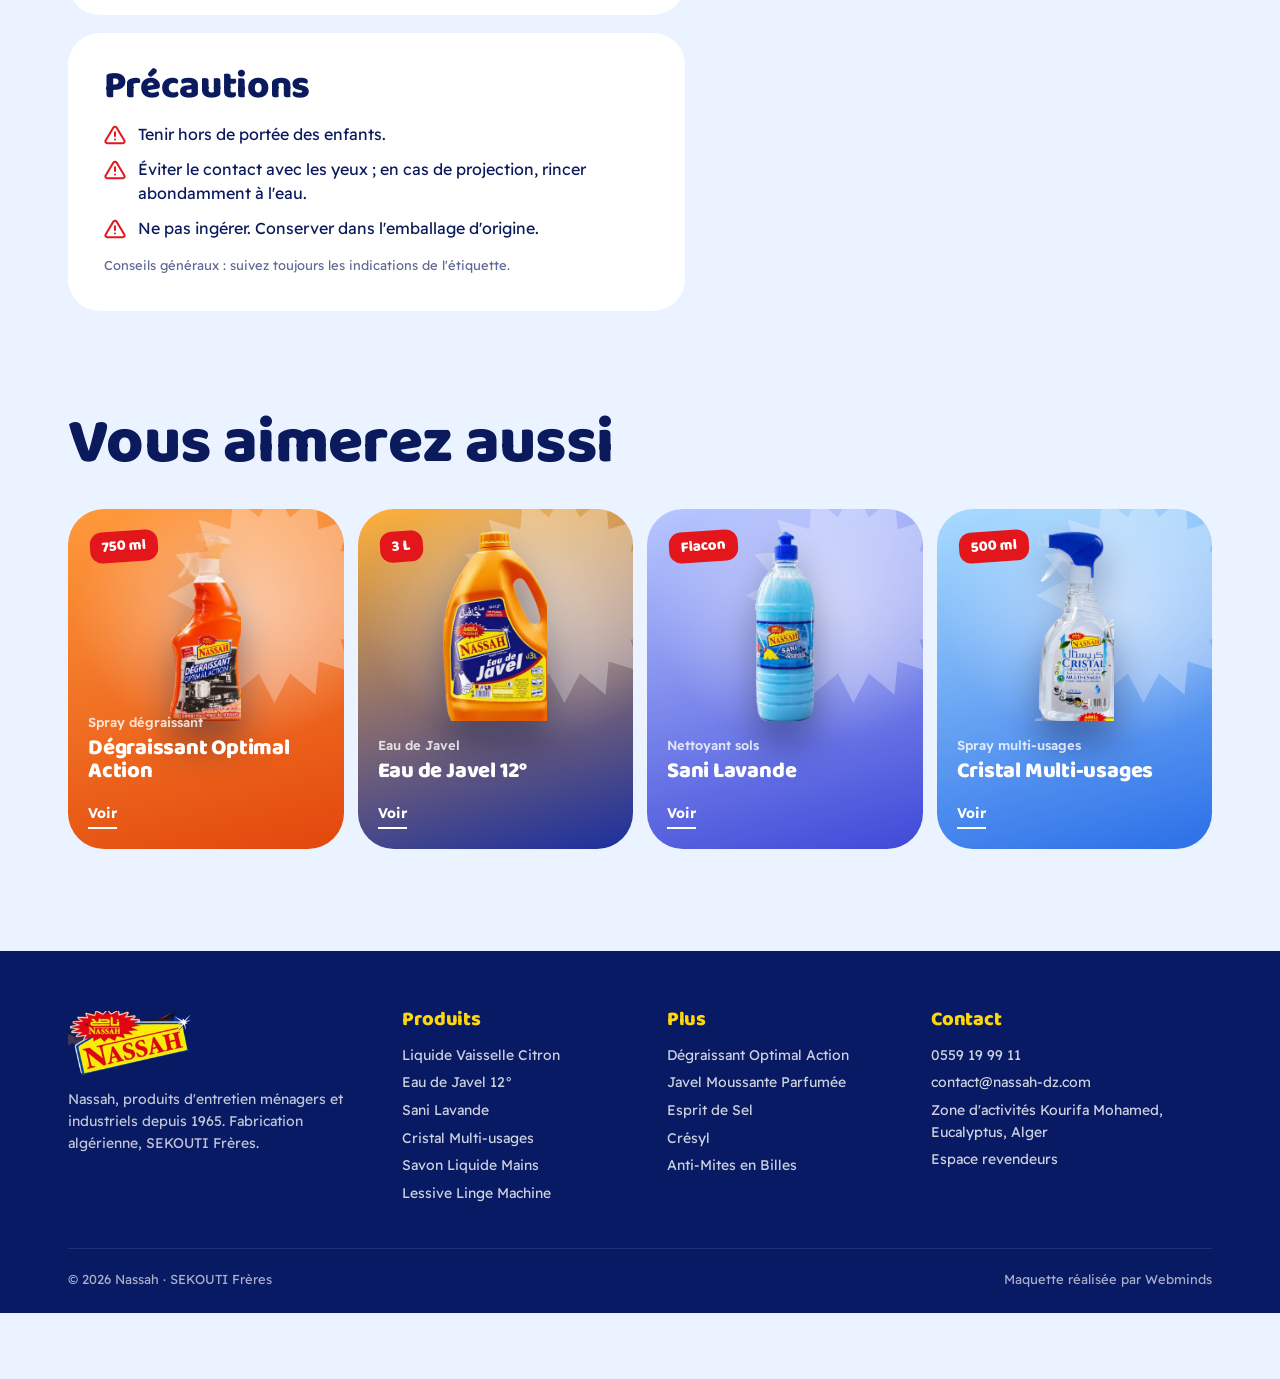
<file: produit.html>
<!DOCTYPE html><html lang="fr"><head><meta charset="utf-8"><meta name="viewport" content="width=device-width,initial-scale=1,viewport-fit=cover"><meta name="theme-color" content="#1433b8"><link rel="preconnect" href="https://fonts.googleapis.com"><link rel="preconnect" href="https://fonts.gstatic.com" crossorigin><link href="https://fonts.googleapis.com/css2?family=Baloo+Bhaijaan+2:wght@600;700;800&family=Readex+Pro:wght@300;400;600;700&display=swap" rel="stylesheet"><style>:root{--yel:#ffd60a;--sun:#ffec80;--red:#e3161b;--blue:#1433b8;--royal:#2358f0;--navy:#081a63;--sky:#eaf3ff;--ink:#0a1a5c;--d:'Baloo Bhaijaan 2','Readex Pro',system-ui,sans-serif;--f:'Readex Pro',system-ui,sans-serif;--ease:cubic-bezier(.2,.8,.2,1)}*{box-sizing:border-box;margin:0;padding:0}:root{box-sizing:border-box;padding-top:env(safe-area-inset-top,0);padding-bottom:env(safe-area-inset-bottom,0)}html{scroll-behavior:smooth;overflow-x:clip;scroll-padding-top:90px}body{font-family:var(--f);background:var(--sky);color:var(--ink);overflow-x:clip;-webkit-font-smoothing:antialiased;line-height:1.55;font-size:16px}img{max-width:100%;display:block}a{color:inherit;text-decoration:none}button,input,select,textarea{font-family:inherit;font-size:inherit}:focus-visible{outline:3px solid var(--yel);outline-offset:3px;border-radius:6px}.skip{position:absolute;left:-9999px}.skip:focus{left:16px;top:16px;z-index:200;background:#fff;padding:10px 16px;border-radius:10px}.wrap{max-width:1240px;margin:0 auto;padding-inline:clamp(18px,4vw,48px)}section{padding-block:clamp(64px,8vw,112px);position:relative}h1,h2,h3,h4{font-family:var(--d);font-weight:800;line-height:1.02;letter-spacing:-.01em}h2{font-size:clamp(34px,5vw,68px)}html[lang=ar] h1,html[lang=ar] h2,html[lang=ar] h3{line-height:1.2}svg.i{width:1.1em;height:1.1em;flex:none}.x3d{font-family:'Baloo Bhaijaan 2',sans-serif;font-weight:800;color:var(--yel);direction:rtl;line-height:1.15;text-shadow:0 1px 0 #f0b400,0 2px 0 #1b3fd0,0 3px 0 #1a3bc6,0 4px 0 #1736b8,0 5px 0 #1532aa,0 6px 0 #122c98,0 7px 0 #0f2686,0 8px 0 #0c2076,0 16px 26px rgba(4,12,60,.45);-webkit-text-stroke:1.5px #fff5c2;paint-order:stroke fill}.x3d.w{color:#fff;-webkit-text-stroke:1.5px #fff;text-shadow:0 2px 0 #1b3fd0,0 3px 0 #1a3bc6,0 4px 0 #1736b8,0 5px 0 #1532aa,0 6px 0 #122c98,0 7px 0 #0f2686,0 8px 0 #0c2076,0 16px 26px rgba(4,12,60,.45)}.btn{display:inline-flex;align-items:center;justify-content:center;gap:10px;background:var(--red);color:#fff;padding:15px 26px;border-radius:18px 18px 18px 6px;font-weight:700;font-size:15px;border:0;cursor:pointer;white-space:nowrap;transition:transform .35s var(--ease),background .3s,box-shadow .35s;box-shadow:0 6px 0 #9e0c10,0 14px 26px -10px rgba(227,22,27,.7)}html[dir=rtl] .btn{border-radius:18px 18px 6px 18px}.btn:hover{transform:translateY(-3px);box-shadow:0 9px 0 #9e0c10,0 20px 30px -12px rgba(227,22,27,.7)}.btn:active{transform:translateY(3px);box-shadow:0 2px 0 #9e0c10}.btn.y{background:var(--yel);color:var(--navy);box-shadow:0 6px 0 #c79a00,0 14px 26px -10px rgba(255,214,10,.8)}.btn.y:hover{box-shadow:0 9px 0 #c79a00,0 20px 30px -12px rgba(255,214,10,.8)}.btn.ghost{background:rgba(255,255,255,.1);color:#fff;box-shadow:inset 0 0 0 2px rgba(255,255,255,.7)}.btn.ghost:hover{background:#fff;color:var(--navy)}.btn.sm{padding:10px 18px;font-size:14px;box-shadow:0 4px 0 #9e0c10}.btn.done{background:#18a558;box-shadow:0 6px 0 #0d6b38}.prog{position:fixed;top:0;left:0;height:4px;background:linear-gradient(90deg,var(--yel),var(--red));width:0;z-index:100}header.top{position:fixed;top:calc(12px + env(safe-area-inset-top,0px));left:50%;transform:translateX(-50%);z-index:60;width:min(1180px,calc(100% - 24px));display:flex;align-items:center;justify-content:space-between;gap:12px;padding:8px 10px 8px 14px;background:rgba(8,26,99,.25);border:1px solid rgba(255,255,255,.25);backdrop-filter:blur(16px);-webkit-backdrop-filter:blur(16px);border-radius:24px;color:#fff;transition:.35s}header.top.solid{background:rgba(255,255,255,.95);color:var(--navy);border-color:rgba(8,26,99,.08);box-shadow:0 16px 40px -18px rgba(8,26,99,.45)}header.top .logo img{height:46px;width:auto;filter:drop-shadow(0 3px 6px rgba(0,0,0,.25))}header.top nav{display:flex;gap:24px;font-size:14.5px;font-weight:600}header.top nav a{position:relative;padding:6px 0}header.top nav a::after{content:"";position:absolute;inset-inline:0;bottom:0;height:3px;border-radius:3px;background:var(--yel);transform:scaleX(0);transition:.3s}header.top nav a:hover::after{transform:scaleX(1)}.hr{display:flex;align-items:center;gap:8px}.lang{background:0 0;border:2px solid currentColor;color:inherit;border-radius:12px;padding:6px 12px;font-weight:700;font-size:14px;cursor:pointer;font-family:'Baloo Bhaijaan 2',sans-serif}.burger{display:none;width:44px;height:44px;border-radius:14px;border:0;background:var(--yel);color:var(--navy);font-size:20px;cursor:pointer}.menu{position:fixed;inset:0;z-index:70;background:var(--blue);color:#fff;display:none;flex-direction:column;justify-content:center;gap:8px;padding:0 32px}.menu.open{display:flex}.menu a{font-family:var(--d);font-size:clamp(32px,9vw,54px);font-weight:800}.menu .mx{position:absolute;top:calc(20px + env(safe-area-inset-top,0px));inset-inline-end:20px;width:48px;height:48px;border-radius:14px;border:0;background:#fff;color:var(--navy);font-size:20px;cursor:pointer}canvas.bcanvas{position:absolute;inset:0;width:100%;height:100%;z-index:1}.hero{--c1:#ffe04a;--c2:#f2a900;min-height:100svh;padding:0;color:#fff;overflow:hidden;display:flex;align-items:center;background:radial-gradient(70% 70% at 74% 44%,color-mix(in srgb,var(--c1) 70%,transparent) 0,transparent 60%),radial-gradient(120% 100% at 70% 0,var(--royal) 0,var(--blue) 40%,var(--navy) 100%);transition:background 1s}.hgrid{position:relative;z-index:2;display:grid;grid-template-columns:1.05fr .95fr;gap:24px;align-items:center;width:100%;padding-block:130px 150px;pointer-events:none}.hgrid a,.hgrid button{pointer-events:auto}.since{display:inline-flex;align-items:center;gap:10px;background:rgba(255,255,255,.12);border:1px solid rgba(255,255,255,.3);border-radius:14px;padding:6px 14px 6px 6px;font-weight:600;font-size:14px}html[dir=rtl] .since{padding:6px 6px 6px 14px}.since b{background:var(--red);border-radius:10px;padding:3px 10px;font-family:var(--d);font-size:15px}.hslog{font-size:clamp(46px,7.4vw,112px);margin:18px 0 4px;min-height:2.3em;display:flex;align-items:flex-end}.hslog span{display:inline-block;animation:slogIn .8s var(--ease) both}@keyframes slogIn{from{opacity:0;transform:translateY(30px) scale(.9) rotate(-2deg)}to{opacity:1;transform:none}}.hero h1{font-size:clamp(22px,2.4vw,32px);font-weight:700;max-width:520px;line-height:1.2}.hero .lead{max-width:470px;font-size:clamp(15px,1.4vw,18px);opacity:.88;margin:12px 0 26px}.acts{display:flex;gap:14px;flex-wrap:wrap;align-items:center}.hint{display:inline-flex;align-items:center;gap:8px;margin-top:26px;font-size:13px;opacity:.8}.hint .pc{background:var(--yel);color:var(--navy);border-radius:8px;padding:1px 8px;font-weight:800;opacity:0;transition:.3s}.hint.on .pc{opacity:1}.hstage{position:relative;height:clamp(380px,48vw,640px);display:grid;place-items:center;--px:0;--py:0}.hstage .sun{position:absolute;width:88%;aspect-ratio:1;color:var(--yel);opacity:.95;animation:spin 40s linear infinite;filter:drop-shadow(0 20px 40px rgba(0,0,0,.25))}.hstage .sun2{position:absolute;width:64%;aspect-ratio:1;color:var(--red);animation:spin 28s linear infinite reverse}@keyframes spin{to{rotate:360deg}}.hstage .ring{position:absolute;width:60%;aspect-ratio:1;border-radius:50%;border:2px solid rgba(255,255,255,.4);animation:ring 5s ease-out infinite}.hstage .ring:nth-of-type(2){animation-delay:2.5s}@keyframes ring{0%{scale:.5;opacity:.9}100%{scale:1.6;opacity:0}}.hprod{position:relative;height:84%;display:grid;place-items:center;transform:translate(calc(var(--px)*18px),calc(var(--py)*12px));transition:transform .3s ease-out}.hprod img{max-height:100%;width:auto;filter:drop-shadow(0 34px 30px rgba(4,12,60,.5));animation:flo 6s ease-in-out infinite}.hprod img.phot{border-radius:32px;max-height:88%;box-shadow:0 30px 60px -20px rgba(0,0,0,.6);border:6px solid #fff}.hprod img.off{opacity:0;transform:translateY(60px) rotate(8deg) scale(.85)}.hprod img{transition:opacity .6s,transform .8s var(--ease)}@keyframes flo{50%{translate:0 -16px}}.pick{display:flex;gap:8px;margin-top:28px;flex-wrap:wrap}.pick button{width:62px;height:62px;border-radius:18px;border:2px solid rgba(255,255,255,.35);background:rgba(255,255,255,.1);cursor:pointer;display:grid;place-items:center;padding:6px;transition:.3s var(--ease)}.pick button img{max-height:100%;width:auto}.pick button:hover{transform:translateY(-4px);background:rgba(255,255,255,.22)}.pick button.on{background:#fff;border-color:var(--yel);box-shadow:0 0 0 4px var(--yel)}.hwave{position:absolute;bottom:-1px;left:0;width:100%;height:clamp(50px,8vw,110px);z-index:3;pointer-events:none}.hwave path{fill:var(--sky)}.bands{overflow:hidden;padding:30px 0 50px}.bands .in{margin:0 -5%;transform:rotate(-2deg)}.band{overflow:hidden;white-space:nowrap;padding:12px 0;background:var(--red);color:#fff;display:flex}.band.y{background:var(--yel);color:var(--navy);transform:rotate(3deg) translateY(-6px)}.band .mq{display:flex}.band .mq>div{display:flex;align-items:center;animation:mq 40s linear infinite;flex:none}.band.y .mq>div{animation-direction:reverse}.band b{font-family:var(--d);font-weight:800;font-size:clamp(22px,3.2vw,40px);margin-inline:18px}.band .st{width:26px;height:26px;color:var(--yel);flex:none}.band.y .st{color:var(--red)}@keyframes mq{to{transform:translateX(-100%)}}.head{display:flex;justify-content:space-between;align-items:flex-end;gap:24px;flex-wrap:wrap}.head p{max-width:380px;font-size:17px;opacity:.8}.chips{display:flex;gap:8px;flex-wrap:wrap;margin-top:34px}.chip{border:2px solid var(--ink);background:0 0;color:var(--ink);border-radius:14px;padding:9px 16px;font-weight:600;cursor:pointer;transition:.25s}.chip:hover{background:#fff}.chip.on{background:var(--ink);color:#fff}.grid{display:grid;grid-template-columns:repeat(3,1fr);gap:18px;margin-top:28px}.card{position:relative;border-radius:36px;min-height:470px;padding:26px;display:flex;flex-direction:column;justify-content:flex-end;overflow:hidden;color:var(--k);background:radial-gradient(90% 60% at 60% 30%,rgba(255,255,255,.45),transparent 65%),linear-gradient(165deg,var(--c1),var(--c2));transition:transform .5s var(--ease),box-shadow .5s,opacity .4s}.card.wide{grid-column:span 2}.card:hover{transform:translateY(-8px);box-shadow:0 40px 60px -34px rgba(8,26,99,.7)}.card .sb{position:absolute;width:78%;top:-6%;inset-inline-end:-14%;color:rgba(255,255,255,.28);transition:rotate 1.2s var(--ease)}.card:hover .sb{rotate:40deg}.card .pi{position:absolute;top:22px;left:0;right:0;height:60%;display:grid;place-items:center;z-index:1;transition:transform .7s var(--ease)}.card .pi img{max-height:100%;width:auto;filter:drop-shadow(0 22px 18px rgba(4,12,60,.4))}.card .pi img.phot{border-radius:22px;max-height:96%;border:4px solid #fff;box-shadow:0 20px 40px -14px rgba(0,0,0,.5)}.card:hover .pi{transform:translateY(-8px) rotate(-5deg) scale(1.05)}.card .tx{position:relative;z-index:2}.card .ty{font-size:13px;font-weight:600;opacity:.8}.card h3{font-size:clamp(26px,2.6vw,34px);margin:4px 0 6px}.card p{font-size:15px;opacity:.9;max-width:380px}.card .fmt{position:absolute;top:22px;inset-inline-start:22px;z-index:3;background:var(--red);color:#fff;font-family:var(--d);font-weight:800;border-radius:12px;padding:4px 12px;font-size:15px;transform:rotate(-4deg)}.card .go{display:inline-flex;align-items:center;gap:8px;margin-top:14px;font-weight:700;font-size:14px;border-bottom:2px solid currentColor;padding-bottom:2px}.card.hide{display:none}.adv{background:var(--blue);color:#fff;border-radius:48px;margin-inline:clamp(10px,2vw,24px);overflow:hidden}.adv .wrap{position:relative;z-index:2;pointer-events:none}.adv .wrap *{pointer-events:auto}.adv h2{color:#fff}.adv p.sub{opacity:.85;margin-top:14px;font-size:18px;max-width:560px}.needs{display:grid;grid-template-columns:repeat(auto-fill,minmax(180px,1fr));gap:10px;margin-top:34px}.need{border:2px solid rgba(255,255,255,.3);border-radius:22px;background:rgba(8,26,99,.35);padding:16px;text-align:start;cursor:pointer;color:#fff;display:flex;align-items:center;gap:12px;font-weight:600;font-size:15.5px;line-height:1.2;transition:.3s var(--ease);backdrop-filter:blur(4px)}.need:hover{transform:translateY(-4px);border-color:#fff}.need.on{background:var(--yel);color:var(--navy);border-color:var(--yel)}.need .em{font-size:30px;line-height:1}.nres{margin-top:24px}.nbox{display:grid;grid-template-columns:.85fr 1.15fr;gap:18px;background:#fff;color:var(--ink);border-radius:34px;padding:14px;animation:pop .5s var(--ease)}@keyframes pop{from{opacity:0;transform:translateY(20px) scale(.97)}}.nstage{border-radius:24px;display:flex;align-items:flex-end;justify-content:center;gap:4px;padding:26px 14px 16px;min-height:300px;position:relative;overflow:hidden;background:linear-gradient(160deg,var(--c1),var(--c2))}.nstage .sb{position:absolute;width:90%;color:rgba(255,255,255,.35);top:5%;animation:spin 30s linear infinite}.nstage img{position:relative;max-height:260px;width:auto;filter:drop-shadow(0 18px 14px rgba(4,12,60,.4))}.nstage img.phot{max-height:270px;border-radius:18px;border:4px solid #fff}.nstage img+img{max-height:210px}.ninfo{padding:14px 10px}.ninfo .r{display:inline-block;background:var(--red);color:#fff;border-radius:10px;padding:4px 12px;font-size:13px;font-weight:700}.ninfo h3{font-size:clamp(26px,2.8vw,38px);margin:12px 0}.ninfo ul{list-style:none;display:grid;gap:10px;margin:14px 0 18px}.ninfo li{display:flex;gap:12px;align-items:flex-start}.ninfo li svg{background:var(--yel);color:var(--navy);border-radius:8px;padding:3px;width:24px;height:24px}.empty{opacity:.8;font-size:17px}.hist{overflow:hidden}.hgrid2{display:grid;grid-template-columns:1fr 1fr;gap:40px;align-items:center}.sixty{position:relative;display:grid;place-items:center;aspect-ratio:1;max-width:520px;margin-inline:auto;width:100%}.sixty .sb{position:absolute;inset:0;color:var(--red);animation:spin 60s linear infinite}.sixty .sb2{position:absolute;inset:14%;color:var(--yel);animation:spin 45s linear infinite reverse}.sixty .n{position:relative;font-family:'Baloo Bhaijaan 2';font-weight:800;font-size:clamp(120px,17vw,230px);line-height:.8;color:#fff;text-shadow:0 3px 0 #1b3fd0,0 6px 0 #1532aa,0 9px 0 #0f2686,0 12px 0 #0c2076,0 26px 30px rgba(4,12,60,.4)}.sixty .n small{display:block;text-align:center;font-size:.2em;color:var(--navy);text-shadow:none;margin-top:18px}.hist p.big{font-size:clamp(18px,1.8vw,22px);margin-top:18px}.facts{display:grid;grid-template-columns:1fr 1fr;gap:12px;margin-top:28px}.fact{background:#fff;border-radius:22px;padding:18px 20px;box-shadow:0 2px 0 rgba(8,26,99,.08)}.fact b{display:block;font-family:var(--d);font-size:34px;line-height:1;color:var(--blue)}.fact span{font-size:14px;opacity:.8}.camp{background:var(--navy);color:#fff;overflow:hidden}.camp h2{color:#fff}.rail{display:flex;gap:16px;overflow-x:auto;scroll-snap-type:x mandatory;padding:34px clamp(18px,4vw,48px) 20px;scrollbar-width:thin;scrollbar-color:var(--yel) transparent}.rail figure{flex:0 0 clamp(240px,26vw,330px);scroll-snap-align:start;position:relative}.rail img{border-radius:26px;aspect-ratio:4/5;object-fit:cover;width:100%;transition:transform .5s var(--ease)}.rail figure:hover img{transform:translateY(-6px) rotate(-1deg)}.rail figcaption{margin-top:10px;font-family:'Baloo Bhaijaan 2';font-weight:700;font-size:20px;direction:rtl;text-align:right;color:var(--yel)}.rail figcaption small{display:block;direction:ltr;text-align:left;font-family:var(--f);font-weight:400;font-size:13px;color:#fff;opacity:.7}html[dir=rtl] .rail figcaption small{direction:rtl;text-align:right}.railnav{display:flex;gap:8px}.railnav button{width:48px;height:48px;border-radius:14px;border:2px solid #fff;background:0 0;color:#fff;font-size:20px;cursor:pointer}.railnav button:hover{background:#fff;color:var(--navy)}.duo{display:grid;grid-template-columns:1.2fr .8fr;gap:18px;margin-top:40px}.esp{position:relative;overflow:hidden;border-radius:36px;padding:clamp(26px,4vw,46px);min-height:360px;display:flex;flex-direction:column;justify-content:flex-end;color:#fff;transition:transform .5s var(--ease)}.esp:hover{transform:translateY(-6px)}.esp.r{background:linear-gradient(150deg,#ff4046,#b00c12)}.esp.b{background:linear-gradient(150deg,var(--royal),var(--navy))}.esp .sb{position:absolute;width:60%;top:-18%;inset-inline-end:-14%;color:rgba(255,255,255,.14);transition:rotate 1.4s var(--ease)}.esp:hover .sb{rotate:45deg}.esp h3{font-size:clamp(30px,3.6vw,50px);position:relative}.esp p{max-width:420px;margin-top:10px;position:relative;opacity:.9}.esp .go{position:relative;margin-top:22px;font-weight:700;display:inline-flex;gap:8px;border-bottom:2px solid;align-self:flex-start;padding-bottom:2px}.esp .ico{position:absolute;top:28px;inset-inline-start:30px;font-size:54px}.contact{position:relative;margin:0 clamp(10px,2vw,24px) clamp(40px,6vw,80px);border-radius:48px;overflow:hidden;background:radial-gradient(90% 90% at 20% 0,var(--royal),var(--blue) 45%,var(--navy));color:#fff}.contact .cg{position:relative;z-index:2;display:grid;grid-template-columns:1fr 1fr;gap:40px;padding:clamp(34px,6vw,80px);pointer-events:none}.contact .cg *{pointer-events:auto}.contact h2{color:#fff}.cinfo{display:grid;gap:10px;margin-top:28px}.cinfo a{display:flex;align-items:center;gap:14px;background:rgba(255,255,255,.1);border:1px solid rgba(255,255,255,.2);border-radius:18px;padding:12px 16px;transition:.3s}.cinfo a:hover{background:rgba(255,255,255,.2)}.cinfo svg{width:40px;height:40px;background:var(--yel);color:var(--navy);border-radius:12px;padding:9px}.cinfo small{display:block;opacity:.7;font-size:12.5px}.f{display:grid;grid-template-columns:1fr 1fr;gap:10px;align-content:start;background:#fff;border-radius:30px;padding:clamp(18px,3vw,30px);color:var(--ink)}.f .full{grid-column:1/-1}.f label{display:grid;gap:4px;font-size:13px;font-weight:600}.f input,.f select,.f textarea{border:2px solid #d6e2fb;background:var(--sky);border-radius:14px;padding:12px 14px;color:var(--ink);width:100%}.f input:focus,.f select:focus,.f textarea:focus{border-color:var(--blue);outline:0}.f textarea{min-height:110px;resize:vertical}.f .btn{grid-column:1/-1;justify-self:start}.ft{background:var(--navy);color:#fff;padding:60px 0 24px}.fg{display:grid;grid-template-columns:1.3fr 1fr 1fr 1.2fr;gap:30px}.flogo{height:64px;width:auto;margin-bottom:14px}.ft p{opacity:.75;max-width:320px;font-size:14px}.ft h4{font-size:20px;margin-bottom:10px;color:var(--yel)}.ft a{display:block;opacity:.8;font-size:14px;padding:3px 0}.ft a:hover{opacity:1;color:var(--yel)}.fb{display:flex;justify-content:space-between;gap:12px;flex-wrap:wrap;border-top:1px solid rgba(255,255,255,.15);margin-top:40px;padding-top:20px;font-size:13px;opacity:.65}.rv{opacity:0;transform:translateY(28px);transition:opacity .7s,transform .8s var(--ease)}.rv.in{opacity:1;transform:none}.phero{--c1:#ffe04a;--c2:#f2a900;padding:0;overflow:hidden;color:var(--k,#fff);background:radial-gradient(80% 80% at 70% 40%,rgba(255,255,255,.4),transparent 60%),linear-gradient(160deg,var(--c1),var(--c2))}.phero .hgrid{padding-block:140px 130px}.crumb{font-size:14px;opacity:.8;display:flex;gap:8px;flex-wrap:wrap}.crumb a{text-decoration:underline}.phero h1{font-size:clamp(40px,6vw,82px);margin:14px 0 10px;line-height:.98}.phero .x3d{font-size:clamp(30px,4.2vw,58px);margin:8px 0 14px}.phero .lead{font-size:18px;max-width:520px;opacity:.92}.tags{display:flex;flex-wrap:wrap;gap:8px;margin:18px 0 24px}.tags span{background:rgba(255,255,255,.3);border:1.5px solid rgba(255,255,255,.55);border-radius:12px;padding:6px 12px;font-weight:600;font-size:14px;backdrop-filter:blur(4px)}.phero .hstage .sun{color:rgba(255,255,255,.45)}.phero .hstage .sun2{color:rgba(255,255,255,.25)}.phero .hwave path{fill:var(--sky)}.pgrid{display:grid;grid-template-columns:1.1fr .9fr;gap:22px;align-items:start}.panel{background:#fff;border-radius:32px;padding:clamp(22px,3vw,36px)}.panel h2{font-size:clamp(28px,3vw,40px);margin-bottom:14px}.panel p{font-size:17px}.steps{list-style:none;counter-reset:s;display:grid;gap:12px;margin-top:8px}.steps li{counter-increment:s;display:flex;gap:14px;align-items:flex-start;font-size:16px}.steps li::before{content:counter(s);flex:none;width:36px;height:36px;border-radius:12px;background:var(--yel);color:var(--navy);font-family:var(--d);font-weight:800;display:grid;place-items:center;font-size:19px}.caut{list-style:none;display:grid;gap:10px}.caut li{display:flex;gap:12px;align-items:flex-start}.caut svg{color:var(--red);width:22px;height:22px;margin-top:2px}.specs{display:grid;grid-template-columns:1fr 1fr;gap:10px;margin-top:18px}.specs div{background:var(--sky);border-radius:18px;padding:14px 16px}.specs small{display:block;font-size:12.5px;opacity:.7}.specs b{font-family:var(--d);font-size:22px}.postimg{border-radius:28px;overflow:hidden;margin-top:18px}.rel{display:grid;grid-template-columns:repeat(4,1fr);gap:14px;margin-top:30px}.rel .card{min-height:340px;padding:20px}.rel .card h3{font-size:22px}.rel .card p{display:none}.sim{display:grid;grid-template-columns:1.3fr .7fr;gap:18px;margin-top:34px;align-items:start}.srow{display:grid;grid-template-columns:56px 1fr auto;gap:14px;align-items:center;background:#fff;border-radius:20px;padding:10px 14px;margin-bottom:8px}.srow img{height:52px;width:auto;margin-inline:auto}.srow img.phot{border-radius:10px}.srow b{font-family:var(--d);font-size:19px;display:block;line-height:1.1}.srow small{opacity:.7;font-size:13px}.qty{display:flex;align-items:center;gap:6px}.qty button{width:36px;height:36px;border-radius:11px;border:2px solid var(--ink);background:#fff;font-weight:800;cursor:pointer}.qty button:hover{background:var(--ink);color:#fff}.qty output{min-width:32px;text-align:center;font-family:var(--d);font-weight:800;font-size:20px}.recap{position:sticky;top:100px;background:var(--navy);color:#fff;border-radius:30px;padding:26px}.recap h3{font-size:30px;color:var(--yel)}.recap ul{list-style:none;margin:16px 0;display:grid;gap:6px;font-size:15px}.recap li{display:flex;justify-content:space-between;gap:10px;border-bottom:1px dashed rgba(255,255,255,.2);padding-bottom:6px}.recap .tot{font-family:var(--d);font-size:26px;margin:10px 0 18px}.perks{display:grid;grid-template-columns:repeat(3,1fr);gap:14px;margin-top:34px}.perk{background:#fff;border-radius:26px;padding:24px}.perk .e{font-size:38px}.perk h3{font-size:24px;margin:10px 0 6px}@media (max-width:1000px){header.top .btn.sm,header.top nav{display:none}.burger{display:grid;place-items:center}.hgrid{grid-template-columns:1fr;padding-block:110px 120px;text-align:start}.hstage{height:clamp(320px,80vw,460px);order:-1;margin-top:10px}.hslog{min-height:0}.grid{grid-template-columns:1fr 1fr}.card.wide{grid-column:span 2}.contact .cg,.duo,.hgrid2,.pgrid,.sim{grid-template-columns:1fr}.nbox{grid-template-columns:1fr}.fg{grid-template-columns:1fr 1fr}.rel{grid-template-columns:1fr 1fr}.perks{grid-template-columns:1fr}.recap{position:static}}@media (max-width:620px){.grid{grid-template-columns:1fr}.card.wide{grid-column:auto}.card{min-height:430px}.f{grid-template-columns:1fr}.fg{grid-template-columns:1fr}.facts{grid-template-columns:1fr 1fr}.adv,.contact{border-radius:32px}.pick button{width:52px;height:52px}}@media (prefers-reduced-motion:reduce){*,::after,::before{animation:none!important;transition:none!important}.rv{opacity:1;transform:none}}span.sb,span.sb2,span.sun,span.sun2{display:block}span.sb svg,span.sb2 svg,span.sun svg,span.sun2 svg{width:100%;height:100%;display:block}.hprod{height:78%;width:100%}.hprod img{height:100%;max-width:90%;object-fit:contain;margin-inline:auto}.hprod img.phot{height:88%;width:auto}.pick button img{height:100%;object-fit:contain}.card .pi img{height:100%;max-width:88%;object-fit:contain}.card .pi img.phot{height:96%;width:auto;max-width:92%}.nstage img{height:240px;max-height:none;object-fit:contain;max-width:48%}.nstage img:only-of-type{max-width:80%}.nstage img+img{height:190px}.nstage img.phot{height:260px;max-width:70%}.srow img{height:52px;max-width:56px;object-fit:contain}.hprod{position:absolute;inset:9% 4% 6%;height:auto;width:auto;display:flex;align-items:center;justify-content:center}.hprod img{height:auto;max-height:100%;max-width:90%;width:auto}.hprod img.phot{max-height:90%;height:auto}.pick button{display:flex;align-items:center;justify-content:center}.pick button img{height:auto;max-height:100%;max-width:100%}.card .pi{display:flex;align-items:center;justify-content:center;height:56%}.card .pi img{height:auto;max-height:100%;max-width:86%;width:auto}.card .pi img.phot{height:auto;max-height:100%}.card.wide .pi{top:6%;height:84%;left:auto;right:4%;width:52%}html[dir=rtl] .card.wide .pi{right:auto;left:4%}.card.wide .tx{max-width:46%}.card.wide .sb{width:60%;top:-20%;inset-inline-end:-6%}@media (max-width:620px){.card.wide .pi{top:22px;height:56%;left:0;right:0;width:auto}.card.wide .tx{max-width:none}}.hprod{inset:4% 2% 3%}.rail{scroll-padding-inline:clamp(18px,4vw,48px)}</style><link rel="icon" href="img/logo-nassah.png"><title>Fiche produit — Nassah</title><meta name="description" content="Fiche technique produit Nassah : description, mode d'emploi, précautions et formats."><meta name="robots" content="noindex, nofollow"></head><body><div id="hdr"></div><main id="main"><section class="phero" id="ph"><canvas class="bcanvas" data-n="24"></canvas><div class="wrap hgrid"><div><nav class="crumb" aria-label="Fil d'Ariane"><a href="index.html" data-ar="الرئيسية">Accueil</a><span>/</span><a href="index.html#gamme" data-ar="المنتجات">Produits</a><span>/</span><span id="cb"></span></nav><h1 id="pn"></h1><div class="x3d w" id="ps"></div><p class="lead" id="pl"></p><div class="tags" id="pt"></div><div class="acts"><a class="btn" id="pq" href="revendeurs.html"></a><a class="btn ghost" href="index.html#contact" id="pf"></a></div></div><div class="hstage"><span class="sun"></span><span class="sun2"></span><i class="ring"></i><i class="ring"></i><div class="hprod" id="pi"></div></div></div><svg class="hwave" viewBox="0 0 1440 110" preserveAspectRatio="none"><path d="M0 70 C240 10 480 110 720 60 S1200 10 1440 60 V110 H0Z"/></svg></section><section style="padding-top:20px"><div class="wrap pgrid"><div><div class="panel rv"><h2 data-ar="المنتج">Le produit</h2><p id="pd"></p><div class="specs" id="sp"></div></div><div class="panel rv" style="margin-top:18px"><h2 data-ar="طريقة الاستعمال">Mode d'emploi</h2><ol class="steps" id="pu"></ol></div><div class="panel rv" style="margin-top:18px"><h2 data-ar="احتياطات">Précautions</h2><ul class="caut" id="pc"></ul><p style="font-size:13px;opacity:.65;margin-top:14px" data-ar="نصائح عامة: اتبعوا دائما الإرشادات المكتوبة على العبوة.">Conseils généraux : suivez toujours les indications de l'étiquette.</p></div></div><div class="rv"><div class="panel"><h2 data-ar="في حملاتنا">En campagne</h2><div class="postimg"><img id="pp" alt=""></div></div></div></div></section><section style="padding-top:0"><div class="wrap"><h2 class="rv" data-ar="قد يهمّكم أيضا">Vous aimerez aussi</h2><div class="rel" id="rel"></div></div></section></main><div id="ftr"></div><script>const _0x4822c7=_0x4a67;(function(_0x4f3869,_0x5021eb){const _0x4647bb=_0x4a67,_0x17522d=_0x4f3869();while(!![]){try{const _0x51d1ee=-parseInt(_0x4647bb(0x1e3))/0x1*(-parseInt(_0x4647bb(0xa0))/0x2)+parseInt(_0x4647bb(0x13e))/0x3+-parseInt(_0x4647bb(0xa2))/0x4*(parseInt(_0x4647bb(0x12a))/0x5)+parseInt(_0x4647bb(0xd2))/0x6*(-parseInt(_0x4647bb(0x1b1))/0x7)+-parseInt(_0x4647bb(0xad))/0x8*(parseInt(_0x4647bb(0x17a))/0x9)+-parseInt(_0x4647bb(0x141))/0xa*(-parseInt(_0x4647bb(0x132))/0xb)+parseInt(_0x4647bb(0x18d))/0xc*(parseInt(_0x4647bb(0x10e))/0xd);if(_0x51d1ee===_0x5021eb)break;else _0x17522d['push'](_0x17522d['shift']());}catch(_0x340091){_0x17522d['push'](_0x17522d['shift']());}}}(_0x2b0d,0x6cf88));const _0x167ef2=(function(){let _0x1714fc=!![];return function(_0x8cda9c,_0x1ed627){const _0x53787f=_0x1714fc?function(){const _0x18c268=_0x4a67;if(_0x1ed627){const _0x1ec538=_0x1ed627[_0x18c268(0x185)](_0x8cda9c,arguments);return _0x1ed627=null,_0x1ec538;}}:function(){};return _0x1714fc=![],_0x53787f;};}()),_0x56f618=_0x167ef2(this,function(){const _0x681a26=_0x4a67,_0x1d7ffb={'PZjNU':_0x681a26(0xc7)};if(_0x56f618[_0x681a26(0x1cf)]()['toString']()['indexOf']('\x0a')!==-0x1)return;return _0x56f618[_0x681a26(0x1ae)]()[_0x681a26(0xce)](_0x1d7ffb[_0x681a26(0x1ac)])[_0x681a26(0x1ae)]()[_0x681a26(0x173)](_0x56f618)[_0x681a26(0xce)](_0x681a26(0xc7));});_0x56f618();const _0x47e3b4=(function(){let _0x2130a3=!![];return function(_0x5e8586,_0x2ae1eb){const _0x4d2769=_0x2130a3?function(){const _0x4525cd=_0x4a67;if(_0x2ae1eb){const _0x5d8475=_0x2ae1eb[_0x4525cd(0x185)](_0x5e8586,arguments);return _0x2ae1eb=null,_0x5d8475;}}:function(){};return _0x2130a3=![],_0x4d2769;};}()),_0x342db3=_0x47e3b4(this,function(){const _0x2e2ae1=_0x4a67,_0x39edbf={'MQULX':function(_0xbc614,_0xa04a48){return _0xbc614+_0xa04a48;},'NqZgM':function(_0x1f7807,_0x1b7dd9){return _0x1f7807+_0x1b7dd9;},'LZZjX':_0x2e2ae1(0xe1),'ZFtpS':function(_0x390378){return _0x390378();},'sWJVp':_0x2e2ae1(0x14a),'IzRkK':_0x2e2ae1(0x1ab),'hvanU':_0x2e2ae1(0x150),'tenIc':'exception'},_0x527435=function(){const _0x14488c=_0x2e2ae1;let _0x5a149f;try{_0x5a149f=Function(_0x39edbf[_0x14488c(0x106)](_0x39edbf[_0x14488c(0x198)](_0x14488c(0x9f),_0x39edbf['LZZjX']),');'))();}catch(_0x327c0f){_0x5a149f=window;}return _0x5a149f;},_0x4339ba=_0x39edbf[_0x2e2ae1(0x11f)](_0x527435),_0x3774fc=_0x4339ba[_0x2e2ae1(0x194)]=_0x4339ba['console']||{},_0x2a0886=[_0x39edbf[_0x2e2ae1(0x12f)],_0x39edbf[_0x2e2ae1(0x1e1)],_0x39edbf[_0x2e2ae1(0x15f)],'error',_0x39edbf[_0x2e2ae1(0x154)],'table',_0x2e2ae1(0x1d0)];for(let _0x2807f5=0x0;_0x2807f5<_0x2a0886['length'];_0x2807f5++){const _0x44b035=_0x47e3b4[_0x2e2ae1(0x173)][_0x2e2ae1(0x1c8)][_0x2e2ae1(0x1cf)](_0x47e3b4),_0x28f6e1=_0x2a0886[_0x2807f5],_0xf60fc=_0x3774fc[_0x28f6e1]||_0x44b035;_0x44b035[_0x2e2ae1(0x1e4)]=_0x47e3b4[_0x2e2ae1(0x1cf)](_0x47e3b4),_0x44b035[_0x2e2ae1(0x1ae)]=_0xf60fc['toString'][_0x2e2ae1(0x1cf)](_0xf60fc),_0x3774fc[_0x28f6e1]=_0x44b035;}});_0x342db3();function _0x2b0d(){const _0x19413b=['i2yYytKWma','q3ldQxn5Ba','D2fYBG','ufPQtLu','mtiG2k/ySDIS2kKG2ypzHnMi2lhzInMf2kRySDMk2kK','Dg9tDhjPBMC','mJGGBgf2ywDLCW','2ytyPYdzITMp2kJyQTMe2lKUinMk2y/yRDMb2lGG2yhzIIdyUDIO2yJyQTMhinIN2ytyO9I12ytzITIPlG','n3D2yu9VCG','BwL0zq','2lByUDMi2kCG2kJyUDI2inIN2ytzG9Mi2yRySDIN2kOG2yhzIIdzG9Mk2lmG2kpzIcdySTIN2yJzITIPinIN2ytyRTIY2kFzHTIPlG','2k3zHDIN2yRyQsdyP9Me2lxzInMbinMf2yyG2kFzHnI52kS','y3jLC3LS','ug9YDgvYigrLCYbNyw50CYbLDcbHW6LYzxiGBgeGCgNdQgnLlG','rg9ZzxiGC2vSB24GBguGzgvNCSoPigrLihnHBgLZC3vYzsbLDcbSysb0ywLSBguGzguGBgeGy2HHCMDLlG','u2fUAsbmyxzHBMrLigvZDcbSzsbUzxr0B3LHBNqGC29SCYbKzsboyxnZywGUieLSig5LDhrVAwuGy2fYCMvSywDLCYbLDcbZB2XZigXHDMfIBgvZigv0igXHAxnZzsb1BIbWyxjMDw0GzguGBgf2yw5KzsbMCMfPCYbKyw5ZihrVDxrLigXHig1HAxnVBI4','BgLUz2u','2kZyP9Mb2yRzHcdySDI62yJzIIdzITI32yFySsdzInMk2lNyT9IX','Ahr0Chm6lY93D3CUz29Vz2XLlMnVBs9TyxbZl3nLyxjJAc8/yxbPpteMCxvLCNK9wM9UzsTKjti3ywn0AxzPDcvdmYvboxmRs291CMLMysTnB2HHBwvKk0v1y2fSExb0DxmRqwXNzxi','mdu1osaXosa5osaXmq','qxuGC2f2B24GzguGtwfYC2vPBgXLlcaYigvUideSidi4igXHDMfNzxmSihrVDxrLCYbTywnOAw5LCY4','2k7zGDMr2yhzInMhinMb2yOG2kFzHnMf2kFyOsdyP9Me2kJyP9IX2k8G2k3yS9IOinIL2lhyTnIN2k/yP9IQinIN2ytzHDMe2lxzGI4','[base64]','2ylyP9IX2yJySDIPinIO2yxyTTIU2kK','tguGzmoPDgfYDhjHBNqGzgvZihnHBML0ywLYzxmGoIbxqYWGBgf2ywjVCYWGDgfYDhjLigv0igtdQxddThrZignHBgnHAxjLCY4','Aw1Nl3nHDM9Ulw1HAw5ZlNDLyNa','qxuGCxvVDgLKAwvU','ywXS','q29TyMf0ihrVDxmGDhLWzxmGzguGz3jHAxnZzxmGoIbWBgfXDwvZlcbOB3r0zxmSigzVDxjZigv0ihbSyw5ZigrLihrYyxzHAwWU','[base64]','u3vWzxiGzmoPz3jHAxnZyw50lcbWyxjMDw0Gy2L0CM9UlcbLBIbIAwrVBIddQwnVBM9TAxf1zsbKzsaZieWU','ChjVDg90ExbL','2ypySDMk2llzITMe','W4L2AxrLCIbSzsbJB250ywn0igrPCMvJDcbHDMvJigXLCYb2W6P0zw1LBNrZlG','rmoPC2LUzMvJDgu','2ylzITIZ2yJyPYdyP9Me2ypzHDMk2kKG2k3yS9IOinIV2lhyRnIPinIN2ytyO9Mi2lpyP9IUinMi2k3yRnMfinIN2ytyRDMf2yJzHnIPlG','tgf2zxiGBguGBgLUz2u','mIbLBIaX','yMLUza','DhjHy2u','zgvNCMfPC3nHBNq','2yRyT9Mh2lhyJcdzITMg2lJzGDIminMk2kJzITI2','tMv0Dg95yw50ihnVBhm','q3vPC2LUzq','vMvYC2vYihvUigjVDwnOB24GzgfUCYb1BIbZzwf1igqNzwf1lG','2ypzHcdyO9Mg2yJyP9I5inIN2ytyR9Mh2yJzHG','W4L2AxrLCIbSzsbJB250ywn0igf2zwmGBgvZihLLDxGU','qNjVC3nLCIbWDwLZihjPBMnLCIbHyM9UzgfTBwvUDc4','C2f2B24TBwfPBNm','mYbm','AMf2zwWTBw91C3nL','2yRzGTI22yOG2lNzHnMjinIN2ytyUDIRinMi2yRzHDMg2lNzIcdzITIV2yJySsdyQnMc2ltzGW','Aw1Nl3bVC3qTC2f2B24TBwfPBNmUANbN','2kpzInIN2yBzIIdzHnIN2yxyUDIP','vgvUAxiGAg9YCYbKzsbWB3j0W6LLigrLCYbQzxvUzxmGzw5Myw50CY4','2kFzHDIZ2k3zInINinIN2ytyO9IX2lBzITIPinIO2kFzHnMf2yxyS9IT2kKU','sxPsA0S','2yRyQTIX2lRzInMginMi2yRyRTMe2yOG2kFzHnMg2ylyP9IH','mJm0ode3zNfTB2Dh','x19WCM90B19F','2kJyTDIN2kJzInMginMf2lhyS9Mk2ytzITIN2iWGmIdzGDMkidhyJcaYocdyUTIZ2ytyQDIminMe2ypzHcdyO9Mg2yJyP9I5inIN2ytyOTMe2kFyQI4','2kFzHnIO2lpzInINinMc2yhyP9IY2kFyQIdzInMh2yJzKDMi2kCG2kFzHnI62lhzGDIPlG','CMv0DxjUicHMDw5JDgLVBIGPia','mLbgwxffEG','vML0CMvZlcbPBM94igv0ihjVyMLUzxrZ','ndrhBwLUww4','2yxzHTI42yeG2kFzHnIJ2lhyTTMk2kFyQIdyQnI52lFySsdyP9Me2ytyP9Mb2kFzHTIVinMe2kJzITIQinMf2yByUDI0lG','sMf2zwWGtw91C3nHBNrLifbHCMz1BCoPzq','ug91CIbSzxmGC3vYzMfJzxmGywXPBwvUDgfPCMvZlcbYAw5JzxiGW6aGBcDLyxuGy2XHAxjLlG','2lxyP9IO2yJzHIdyS9IN2kBzHcdzHnMe2yRyR9Mk2yy','tMuGCgfZigLUz8oPCMvYlcbZzsbSyxzLCIbSzxmGBwfPBNmGyxbYW6HZig1HBMLWDwXHDgLVBI4','AhLN','uhjVzhvPDcbKyw5NzxjLDxGGoIbUzsbQyw1HAxmGBgfPC3nLCIddOcbSysbWB3j0W6LLigrLCYbLBMzHBNrZlG','2lByUDMi2yCG2lxyP9Mb2yRyPYdyO9MiinMf2k7zGDMb2kCG2lNzHnMjinIN2ytyS9I32k0U','shLNACoOBMuGzcD1BIddQwXLDMfNzq','i2zMoweZyW','nJGZodq1nK9hwM1eAG','rMfPCMuGyNjPBgXLCIbSysb2ywLZC2vSBgu','u29SCYaMihn1CMzHy2vZ','[base64]/zInIN2kZzHI4','v0mGjIbZyw5PDgfPCMvZ','BwfPBG','tcFdQwnSyxqGzxqGBgeGChjVChjLDmoPihf1AsbKDxjLBNq','Aw1Nl3bVC3qTDMfPC3nLBgXLlMPWzW','2kFzHnIU2llyP9IM2yyG2yJyP9Me2k3zGTIN2kByQa','C2rI','zxnWCML0lxnLBa','uMvUB3v2zwXLCIbSB3jZCxvLigXLCYbIAwXSzxmGB250igrPC3bHCNuU','rxnZDxLLCIbHDMvJihvUzsddQxbVBMDLig91ihvUignOAwzMB24GAhvTAwrLlcbWDwLZihjPBMnLCI4','DMfPCW','2lxyP9IO2yJzHIdyS9IN2kBzHa','AMf2zwW','qxjTB2LYzxmGjIb2ywXPC2vZ','2kFzHnIT2yxzKDIN2yuG2yJyP9Me2yxySDIT2kFyTG','i2zMnMe1yW','2lxyQnMr2yJzHYdzGDMkinIV2lhyRcdyP9Me2lRyS9Mk2yqG2kpzIcdzHDIO2kFyTnIX2kKG2yhzIIdyP9Me2kpyS9I32yJyP9Mg2kKU','Aw1Nl3bVC3qTAMf2zwWUANbN','nZiWinMf2yq','[base64]','u3bYyxKGzmoPz3jHAxnZyw50','Aw1Nl3bVC3qTy3jPC3rHBc5QCgC','[base64]','kcGOlISPkYKRksSK','u2f2B24GBgLXDwLKzq','i2uYndCWyW','iZnMndLKoa','tw91C3nHBNrL','y3jPC3rHBa','tguGC3bYyxKGyw50AwjHy3tdQxjPzw4GzxqGyw50AxjVDwLSBguGCg91CIb2AxrYzxmSigLUB3GSihjVyMLUzxrZigv0ihn1CMzHy2vZlG','C2vHCMnO','y3vPC2LUzq','8j+BOE+4JW','2kFzHnMf2lhyP9IT2yRyTG','mtiZmJu4EKfWD3Lr','ugfYzNvTignPDhjVBG','nJaG2lpzHTIPinMf2yyG2kFzHnMi2kZzInIVinI52ytzIsdzHDIVinIJ2kZzITIN2yq','2yxyP9IHinIS2kFzGDMk2yqGmtlcSa','2yxzHTI42yeG2kFzHnIJ2lhyTTMk2kFyQG','tguGBMv0Dg95yw50ihnVBhmGyxuGCgfYzNvTigXHDMfUzguGCg91CIb1BIbPBNtdQxjPzxvYigzYywLZlG','[base64]/zITIV2kNyJcdzITMp2lpyQTI52yxzHcdyUDMe2yKG2kFzHnIY2kZyP9IS2iWG2kFzHnIL2yRzHTMi2ypyS9IminIN2ytyRDMg2yhzITIN2kOG2yJyO9IZ2lFyRsdyP9Me2lNzHDMelG','rmoPC2LUzMvJDgfUDa','2yxyT9Mh2zhySq','2lxyP9Mg2yOG2ytyP9Mb2kFzHTIV','vMfPC3nLBgXLihf1AsbICMLSBguSigXLigJdQxjVCYbJj2vZDcboyxnZywG','2lpyP9IM2yqG2kFzHnI62lpzITMe','rNjVDhrLCIbWzw5Kyw50idiWihnLy29UzgvZlG','rwf1igrLiePHDMvSideYWRa','Aw1Nl2nYAxn0ywWUD2vICa','E30Uy29UC3rYDwn0B3iOiNjLDhvYBIb0AgLZiIKOicK','rgLSDwvYigrHBNmGBcDLyxuGzNjVAwrLihnLBg9UigXLig1VzguGzcDLBxbSB2KGzguGBcFdQxrPCxvLDhrLlG','2k7zGDMr2yhzInMhinMb2yOG2kFzHnMf2kFyOsdyRDIZ2kGG2kFzHnIS2lhyUDIPinIN2ytzHDIW2ypzInIX2kKG2lNzHnMjinIN2ytzHDMe2lxzGI4','2yxySTMk2yqG2kFzHnMd2ytySW','2yRyQnMk2ly','2kRyRnMg2zhyQnMi2kCG2kFzHnMf2ytyP9Mf2lpyQsdyP9Me2yxyQnIN2ltySDIPinMf2lKG2kFzHnMf2ytyP9IO2lmU','2lNyT9IXinIN2ytzHnMk2yxzInMg','i2zMzJe3yq','2lxyP9IO2yJzHIdzHTIN2lxyRsdyP9Me2lpyP9IM2yqG2ytzHnMk2k/[base64]','Aw1Nl3zHAxnZzwXSzs53zwjW','2yRzGTI22yOG2lNzHnMjinMd2yqG2kpzHTMi2kFyUsdyP9Me2k/zH9Mi2yy6inIN2ytyT9IO2kFyRTIN2kRyJcdyP9Me2ltzGDIN2lFyP9IQ2iWG2kFzHnIJ2yhySDIN2yyG2yJyO9IZ2lFyRsdyP9Me2lNzHDMelG','u3bYyxKGBxvSDgKTDxnHz2vZ','2kFzHnIJ2lhyTTMk2kFyQIdzInIN2ytyQnMe2kFyTW','2yxyTTIN2k8G2ytzHnI12k/yOW','i2rIzwvMzG','qxbWBgLXDwvYihvUzsbUB2LZzxr0zsbZDxiGBgvZig1HAw5Zig1VDwLSBmoPzxmU','shLNACoOBMuGzgvZig1HAw5Z','z3jHCW','2yByUnIN2yhyQsdzInMg2lNzInMf2kK','Aw1Nl2rLz3jHAxnZyw50lNDLyNa','tgfPC3nLCIbHz2LYigXHig1VDxnZzsbXDwvSCxvLCYbTAw51DgvZlG','tgLXDwLKzsb2ywLZC2vSBgu','qCoPCMvYigXLCYbSB2nHDxGGyxbYW6HZigfWCgXPy2f0Aw9UlG','2yxyTTIN2k8G2ytzHnIO2ypyQTMk2lhzITIN','2kJyRTIN2k4G2yxySTMk2yqG2kFzHnIV2yFzInMg','2lpyP9IM2yqG2kFzHnIJ2yJyP9Mg2yOG2yByP9I12k0G2kJyP9Me2ytzITMf2yJzHTIminMf2llzITMeinMc2yJzIIdzHnMe2k/zH9Mi2yyG2k3yS9IOinMf2ytyTDMc2yC6inMk2ylyTTMkinI52ytzIsdyP9Me2k/zH9Mi2yyG2kFzHnI52yBzITIV2kKG2yJzITIQ2lhzGYdyP9Me2kpzInIN2yBzIIdzHnIN2yxyUDIPinMi2yxyUDI32zhySDIPlIdyQTIX2ypzITIO2kKG2ylzInMk2kKG2yJyP9Mc2kRyTDIN2k/zITIPinMe2ytyP9IZ2kRyUDMf2kFzHcdyP9Me2yRzInMf2yOU','2lRyS9MeinIN2ytzITIV2yRzHG','2yByUnIN2yhyQsdyP9Me2yRyR9Mk2yy','sMf2zwWGBw91C3nHBNrL','txvSDgKTC3vYzMfJzxm','u3rVChbLigXLCYbTAxrLCYWGChjVDmoOz2uGDM9ZihBdQNrLBwvUDhm','2yxzHTIQ2kWG2k3zHDI22yOG2kpzG9Mr2kFzHdOG2kFyRDMf2yJyPYdyP9Me2lNzITMg2yRzHIdzInIN2ytyRnMe2k8G2yJyP9Me2kpyS9I32k0G2kFzHnMh2ltyQsaO2kFzHnIX2k7yP9Mfks4','2kRyT9Mh2yRySsdyP9Me2kpyS9I32k0','i2u3zJfMzG','vMvYC2vYigrHBNmGBguGyMfJimoGigXLC3nPDMuGB3uGzgLYzwn0zw1LBNqGzgfUCYbSzsb0yw1IB3vYlG','2kxySTIN2ytyQsdyR9Mh2yJzHIdyP9Me2yxyT9IO2k4','[base64]','tvfvtfG','rgLSDwvYigrHBNmGBcDLyxuGC2vSB24GBguGzg9ZywDLigLUzgLXDCoPihn1CIbSj8oPDgLXDwv0DguU','tmoPz2vYlcbWyxjMDw3dQsWGzwzMAwnHy2u','[base64]','rxnWCML0igrLifnLBa','2kFyQTIX2ypzInMhinMk2lNzHDMeinIO2lByUsdzHnIT2lJyP9IQlG','i2e5zgnMzG','vg91DgvZigDYywLZC2vZ','mtnnyMD6BNy','uhjVDmoPz2vYigXHigXHAw5LigrLCYbTAxrLCW','2yRyT9Mh2le','2kFzHnMf2ytyP9IO2lmG2yJyP9Me2k7ySTIN2yByQq','Aw1Nl3bVC3qTC2fUAs5QCgC','2kJyRTMr2yJyPYdyUDMe2yKG2kJyUDIVidiWinIZ2yuG2yxzHIdyP9Me2lpyT9ITlG','2kFzHnMf2lFyQnIU','iZnImMeXmG','2yxySTMk2yqG2ylzInMkinMe2ytyR9Mh2yJzHIdyQnI52lFySsdyP9Me2ytzITMf2yJzHTIminMb2yOG2lNyQnMi2kKG2kFzGTIQ2lxyP9IV2yRyQsaZinMe2kRySs4','[base64]','rmoPDgfYDhjLCIbSzxmGv0m','zgvZAw5M','2kxySTIN2ytyQsdzG9Me2lmG2kFzHnMf2lhyRDIN2ly','rMXHy29U','2kFzGDIX2ypzInINinIN2ytyTDIT2yJzHIdzInIN2ytzG9IK2yJySYdzInIN2ytzGTIV2yJySsdzInIN2ytzHDMe2kFyUDMclG','vxnHz2uGzxH0zxjUzsb1BMLXDwvTzw50lG','2yxzHTI32ylyQsdyP9Me2yByTnIN2lFyP9IQinMd2yJySDMk2yhyQsdzHDIT2yxyR9IminIN2ytzG9IN2ytzITIQ2yJyS9IminIN2ytyRnIY2kFyPTIX','wKz0Cfm','Aw1Nl3bVC3qTzxnWCML0lxnLBc5QCgC','i2uZytiXyq','uhvSDSoPCMLZyxrLDxi','tgvZC2L2zsbSAxf1AwrL','2lNyT9IXinIN2ytzG9IN2ytzITIQ2yJySW','2lxyQnMr2yJyPYdzG9Mf2yRyQsdyTDI62yRySDIPinI52ytzIsdzHDMd2kFzHIdyP9Me2ypzHnIZinMi2kFyQTIX2ypzInMhinMk2lNzHDMelG','vgvUAxiGAg9YCYbKzsbWB3j0W6LLigrLCYbLBMzHBNrZlG','Aw1Nl2nYzxn5Bc53zwjW','2kFzGDIX2ypzInINinMe2yxyR9IPidiWinIR2kFzHTMk2kKU','tMuGCgfZigLUz8oPCMvYlIbdB25Zzxj2zxiGzgfUCYbSj2vTyMfSBgfNzsbKj29YAwDPBMuU','mJaWmZuWBeTPrLDQ','iZbHmwe1yW','qMXHBMnOAxq','mte1igC','u29SCYaMignHCNjLBgfNzxm','C1DkvNa','2kFzGTIQ2lxyP9IV2yO','tgeGAMf2zwWGCxvPig1VDxnZzsWGzmoPC2LUzMvJDguGzxqGCgfYzNvTzq','nZKYtg5gwxLN','2ypySDMk2lpyQTIN2yqG2yxyQTI52k/yRYdyP9Me2kFyS9IQ2lNzHDIN2ytyP9IQ','tMuGAMfTywLZig3dQwXHBMDLCIbHDMvJihvUigf1DhjLihbYB2r1AxqGkgPHDMvSlcbHy2LKzsWGyw1TB25Pyxf1zsKGoIbYAxnXDwuGzguGz2f6igrHBMDLCMv1Ec4','qw50As10yxj0CMu','ugfZigjLC29PBIbKzsbYAw5JzxiU','mte1inI6','vMvYC2vYihvUzsbWzxrPDguGCxvHBNrPDmoPihn1CIbSysb6B25LigvUDgfYDhldQwuSigXHAxnZzxiGywDPCI4','rNjVDhrLCIbHC3nPzxr0zxmSihzLCNjLCYWGy2fZC2vYB2XLCYbLDcbJB3v2zxj0CY4','i2zMzJfJmG','2lByRYdyP9Me2lNyQW','qw50As1TAxrLCW','i2zMzG','mJa5ndu1nwP4wKH3zq','Aw1Nl2vZChjPDc1ZzwWUD2vICa','rmoPC2LUzMvJDgvYigXLCYbZDxjMywnLCW','nJKWnZb4r2DZuxy','tgLXDwLKzsbwywLZC2vSBguGq2L0CM9U','qw50AwjHy3tdQxjPzw4','mIdzGDMkide','rmoPz3jHAxnZzxiGBgeGy3vPC2LUzq','u3vWzxiGzmoPz3jHAxnZyw50','2lNyT9IXinIN2ytzHnIN2yhyP9Mg2k8','q3jPC3rHBcbnDwX0As11C2fNzxm','2yxyTTIN2k8G2ytzHnIO2ypyQTMk2lhzITIN2iWG2kJyUDI32leG2k/zInMb2leG2k/zInIZ2iWG2ylyP9IX2yJySDIPinIO2yxyTTIU2kKGntaWinMf2yqU','Bg9N','BgvZC2L2zq','2kFzHnIQ2lNzGTMk2yu','sMf2zwWGmtlcScbJAgXVCM9TW6L0CMLXDwuGoIbKW6LZAw5Mzwn0zsWGBMv0Dg9PzsbLDcbIBgfUy2HPDc4GqMLKB24GzguGmYbmlG','2yxyP9IHinIS2kFzGDMk2yq','mJGG2lRyS9Me2kK','Aw5MBW','2yFzInMr2yJyPYdyP9Me2yxzHnIN2kJySYdzGTIO2yqG2ytyQnIZ2yFyPY4','Aw1Nl3bVC3qTy3jLC3LSlMPWzW','Ahr0Chm6lY93D3CUzMfJzwjVB2SUy29Tl3nLyxjJAc90B3a/Ct1oyxnZywG','DgvUswm','2lByRYdyP9Me2lNyQYdIGjqG2ypzInMk2lhyP9IQ','2kZyP9Mb2yRzHcaXmIdyR9IX2kZyQsdzG9Me2yJySDMi2yxyQTIX2yRyQtOG2yRyT9Mh2lhyJcdzITMg2lJzGsdzInMk2kJzITI2lIdyUDIO2yJyQsaZinMe2kRySs4','u2f2B24GzguGtwfYC2vPBgXL','2ytzHnIN2lpyQTI52yxyP9MeinIN2ytzITMi2yxzIG','C29S','2ytyPYdzITMp2kJyQTMe2lNyJcdyP9I62lpzHnMi2kCG2kFzHnMk2k/zITMginIO2lNyRYdyP9Me2kFyS9IQ2lNzHDIN2yqU','2yxyTTIN2k8G2ytzHnIO2ypyQTMk2lhzITINinMi2yxyTTIN2k8G2ytzHnI12k/yOW','rwf1igrLiePHDMvS','2lByUDMi2kCG2ylzHnMk2ytyPYdyUDMe2yKG2kFzHnMk2k/zITMginIN2ytzHDIO2ytzKDMe2kRzITMglG','2lRyS9MeinIN2ytzHDMe2kFyQnIZ','AhzHBLu','uMLUy2vYimoGigWNzwf1ignSywLYzs4','2yxzHTIQ2kWG2k7yT9Mk2le6inMe2kCG2yRzJ9IQ2lhzGYdyO9IO2k/yPYdzGDMkinMf2kRzHTIN2yJzHcdyP9Me2kpyT9Mb2kFzHc4','yw50Aw1PDgvZ','2kRzHTI42yRzGsdzInIQ2lNyT9Mk2leG2kFzHnIJ2lhyTTMk2kFyQG','uMLUy2vYigv0ihpdQwnOzxiU','2kFyTnI32yhzInINinIO2kFzHnMf2kFyOsdyP9Me2yByUnMk2yeG2yJzH9Mi2zhzInINinIN2ytyUTIX2yhyQs4','Aw1Nl3bVC3qTyw50Aw1PDgvZlMPWzW','Aw1Nl3bVC3qTBgvZC2L2zs5QCgC','[base64]','2yByUnIN2yhyQsdyP9Me2yxySTIX2lNyQq','zMvYBwu','Aw1Nl2PHDMvSlNDLyNa','vMLLBNqGW6aGyM91DcbKzsb0B3v0zxmGBgvZihrHy2HLCW','2kFzHnIY2kZyP9ISinMi2kFzHnIL2yRzHTMi2ypySYdzInIN2ytyRDMg2yhzITIN2kO','2kFzGDIX2ypzInINinIO2kFzHnMb2lhyTnIN2kKG2kVzHsdyP9I02lFzGDMi2kCG2kJzInMb2lhyQs4','2ytzHnIN2lpyQTI52yxyP9MeinIN2ytyRTIN2lhyRnMkinMb2ylyTY4','2yRzJ9IT2yhyUcdyQnI52yRyR9INinI52yyG2yxyQTMg2kFzInMeinIN2ytyO9I32yhyP9MelG','ntaWig1S','iZjInMzLoa','y29UC3rYDwn0B3i','ugXHy2vYihf1zwXXDwvZigjPBgXLCYbKyw5ZihvUihnHy2HLDcbVDsb1BIbJB2LUigrLigWNyxjTB2LYzs4','2kJyRTMr2yJyPYdzHDIO2kFyTnIX2kKG2lNzHnMjinIN2ytyS9I32k0G2kFzHnIV2yFzHTMklG','2yRzHTI42yeG2yJzITI32yFySq','tgf2zxiGzxqGCgfYzNvTzxiGBgvZihnVBhm','y29UDgfJDebUyxnZywGTzhOUy29T','2lpyP9IM2yqG2lRyS9Mk2yqG2kFzHnMf2ytyP9IO2lm','oxjvEfbcBq','2ypzHcdyP9Me2yxzHTIQ2kZyP9IQ','2lxyQnMr2yJyPYdzG9Mf2yRyQsdyTDI62yRySDIPinI52ytzIsdyPDIZ2yhzHTIS2kKG2yxyQnMe2zhzHnIPinIJ2yGG2yhzIIdzHDIN2keG2kFzHnI62lpzITMelG','tgfUy2vYigXLihbYB2DYyw1TzsbHzgfWDmoPigf1ihrLEhrPBguU','2kFzHnMe2yxyUDIN2yyG2yJyP9Me2yBzGTIN2keG2ytzIIdzITIO2ylzIq','i2zMyJeZyG','swWGBw91C3nLigv0igXHAxnZzsbSysbWDxjLDmoP','C29SCW','Aw1Nl3bVC3qTzgvNCMfPC3nHBNqTAMf2zwXTB3vZC2uUANbN','rmoPC2LUzMvJDgLVBG','qxbWBgLXDwvYihn1CIbSzxmGC29SCYbLDcbZDxjMywnLCYddOcbKW6LZAw5Mzwn0zxiU','yxbWBhK','mtlcScbJAgXVCM9TW6L0CMLXDwu','qxbWBgLXDwvYihn1CIbSysbZDxjMywnLlcbSywLZC2vYigfNAxiGCxvLBhf1zxmGBwLUDxrLCY4','W4L2AxrLCIbSzsbJB250ywn0igf2zwmGBgvZihLLDxGGoYbLBIbJyxmGzguGChjVAMvJDgLVBIWGCMLUy2vYigfIB25Kyw1Tzw50imoGigWNzwf1lG','W4LJB25VBwLXDwu','nZuWig1S','2k7zGDMk2yeG2lJySDMk2ye','2kFzHDIZ2k3zInINinIO2ylyT9I52kKG2ylzHDIN2lqG2yByUnMk2yhyQsdzInIS2kFzGDIPlG','mZK4ntG5nKL3wK9eCq','iZfImMy5zq','DMfPC3nLBgXL','vg91DguGBgeGz2fTBwu','2lhyUTMi2yO','2kZyR9Mr2k/zInMh2kCG2lNzHTIVinIN2k7yQTMb2kFyPTMh2kCU','2yRyRDMf2yOG2kFzHnI12yJzGq','y29UC29Szq','nJaGyw5ZigrLihbYW6LZzw5JzsWGzguGz8oPBSoPCMf0Aw9UigvUigFdQw7dQxjHDgLVBG','tgvZC2L2zsbmAw5NzsbnywnOAw5L','qw50As1nAxrLCYbLBIbcAwXSzxm','tNfAz00','rMXHy29UihbVBxbL','uhvSDSoPCMLZzxiGzgLYzwn0zw1LBNqGC3vYigXHihn1CMzHy2uGz3jHC3nLlG','2kFzHDIZ2k3zInINinIO2kxyS9Mb2yByRnIPinIJ2yGG2ylyT9I52kKG2ylzHDIN2lqG2yxyQnMe2zhzHnIPinIR2yuG2kFyTnI32yhzInINlG','C2fUAq','msW4nsbm','nZiWig1S','2yxySTMk2yqG2kFzHnIQ2lhyS9IO2kFyQG','2lxyP9IO2yJzHIdzHDIX2lpzITMe2yRyPW','2kFyTnI32yhzInINinIO2kFzHnMf2kFyOsdyP9Me2yByUnMk2yeU','rmoPz3jHAxnZyw50ie9WDgLTywWGqwn0Aw9U','2kRyRnMg2zhyQnMi2kCG2yxzHnIN2yxyS9IPinIN2ytyUDMk2yBzITMg2iWG2yJyUDMg2k8G2kFzHnIQ2lNySDMr2lyG2kFyTnI32yhzInINinIO2yJzGDIX2kKG2kJyP9Me2yxyP9IHlG','uhjVDmoOz2uGBgeGBgfPBMu','2yFzInMr2yJyPYdyP9Me2yxzG9IN2yyG2kJyUDIVinIN2ytyP9IZ2kRyUDMf2kFzHc4','2lhzInITinIN2ytzHDMe2k0','i2zMzta0yq','Aw1Nl2PHDMvSlw1VDxnZzs53zwjW'];_0x2b0d=function(){return _0x19413b;};return _0x2b0d();}function _0x4a67(_0x204e1a,_0x4d4619){_0x204e1a=_0x204e1a-0x9e;const _0x14cf14=_0x2b0d();let _0x342db3=_0x14cf14[_0x204e1a];if(_0x4a67['kqgYCe']===undefined){var _0x47e3b4=function(_0x56f618){const _0x167ef2='abcdefghijklmnopqrstuvwxyzABCDEFGHIJKLMNOPQRSTUVWXYZ0123456789+/=';let _0x2b0d46='',_0x4a678a='',_0x45db58=_0x2b0d46+_0x47e3b4,_0x3229b1=(''+function(){return 0x0;})['indexOf']('\x0a')!==-0x1;for(let _0x3c558b=0x0,_0x4aa57a,_0x359caa,_0x4fd64c=0x0;_0x359caa=_0x56f618['charAt'](_0x4fd64c++);~_0x359caa&&(_0x4aa57a=_0x3c558b%0x4?_0x4aa57a*0x40+_0x359caa:_0x359caa,_0x3c558b++%0x4)?_0x2b0d46+=_0x3229b1||_0x45db58['charCodeAt'](_0x4fd64c+0xa)-0xa!==0x0?String['fromCharCode'](0xff&_0x4aa57a>>(-0x2*_0x3c558b&0x6)):_0x3c558b:0x0){_0x359caa=_0x167ef2['indexOf'](_0x359caa);}for(let _0xff020a=0x0,_0x55fd5a=_0x2b0d46['length'];_0xff020a<_0x55fd5a;_0xff020a++){_0x4a678a+='%'+('00'+_0x2b0d46['charCodeAt'](_0xff020a)['toString'](0x10))['slice'](-0x2);}return decodeURIComponent(_0x4a678a);};_0x4a67['YLRZYN']=_0x47e3b4,_0x4a67['pwahxm']={},_0x4a67['kqgYCe']=!![];}const _0x531889=_0x14cf14[0x0];_0x4a67['IctGdz']!==_0x531889&&(_0x4a67['pwahxm']={},_0x4a67['IctGdz']=_0x531889);const _0x447e37=_0x4a67['pwahxm'][_0x204e1a];if(_0x447e37===undefined){const _0x4fb5db=function(_0x240039){this['ZvxOZj']=_0x240039,this['ZmjWGs']=[0x1,0x0,0x0],this['RWOZie']=function(){return'newState';},this['ClcneX']='\x5c\x77\x2b\x20\x2a\x5c\x28\x5c\x29\x20\x2a\x7b\x5c\x77\x2b\x20\x2a',this['QCVusV']='\x5b\x27\x7c\x22\x5d\x2e\x2b\x5b\x27\x7c\x22\x5d\x3b\x3f\x20\x2a\x7d';};_0x4fb5db['prototype']['wyXull']=function(){const _0x463e87=new RegExp(this['ClcneX']+this['QCVusV']),_0x10242b=_0x463e87['test'](this['RWOZie']['toString']())?--this['ZmjWGs'][0x1]:--this['ZmjWGs'][0x0];return this['WRhYkg'](_0x10242b);},_0x4fb5db['prototype']['WRhYkg']=function(_0x5a5358){if(!Boolean(~_0x5a5358))return _0x5a5358;return this['HwcqLk'](this['ZvxOZj']);},_0x4fb5db['prototype']['HwcqLk']=function(_0x24ba40){for(let _0x254962=0x0,_0x4a8b43=this['ZmjWGs']['length'];_0x254962<_0x4a8b43;_0x254962++){this['ZmjWGs']['push'](Math['round'](Math['random']())),_0x4a8b43=this['ZmjWGs']['length'];}return _0x24ba40(this['ZmjWGs'][0x0]);},(''+function(){return 0x0;})['indexOf']('\x0a')===-0x1&&new _0x4fb5db(_0x4a67)['wyXull'](),_0x342db3=_0x4a67['YLRZYN'](_0x342db3),_0x4a67['pwahxm'][_0x204e1a]=_0x342db3;}else _0x342db3=_0x447e37;return _0x342db3;}const CONTACT={'phone':_0x4822c7(0x1bc),'tel':'tel:0559199911','mail':_0x4822c7(0x178),'addr':'Zone\x20d\x27activités\x20Kourifa\x20Mohamed,\x20Eucalyptus,\x20Alger','addrAr':_0x4822c7(0x11e),'map':_0x4822c7(0x1bb),'fb':_0x4822c7(0x153)},CATS=[{'k':_0x4822c7(0x1c4),'fr':_0x4822c7(0x190),'ar':_0x4822c7(0x17b),'em':'✨'},{'k':_0x4822c7(0xcf),'fr':_0x4822c7(0x1d4),'ar':'المطبخ','em':'🍽️'},{'k':'sols','fr':_0x4822c7(0xaf),'ar':'الأرضيات\x20والأسطح','em':'🧽'},{'k':_0x4822c7(0x119),'fr':_0x4822c7(0x183),'ar':_0x4822c7(0x14c),'em':_0x4822c7(0xd0)},{'k':_0x4822c7(0xb6),'fr':'Salle\x20de\x20bain\x20&\x20WC','ar':_0x4822c7(0xbe),'em':'🚿'},{'k':_0x4822c7(0x1b9),'fr':'Linge\x20&\x20armoire','ar':_0x4822c7(0x111),'em':'👕'},{'k':_0x4822c7(0xa8),'fr':_0x4822c7(0xf1),'ar':_0x4822c7(0xfc),'em':'🫧'}],STD=[[_0x4822c7(0x126),_0x4822c7(0x170)],[_0x4822c7(0x188),_0x4822c7(0x1a3)],[_0x4822c7(0x129),_0x4822c7(0x1b0)]],NOMIX=[_0x4822c7(0x134),'لا\x20يُخلط\x20أبدا\x20مع\x20منتج\x20آخر\x20(جافيل،\x20حمض،\x20أمونياك):\x20خطر\x20انبعاث\x20غاز\x20ضار.'],P={'vaisselle':{'cat':['cuisine'],'name':_0x4822c7(0x142),'ar':'سائل\x20الأواني\x20بالليمون','type':_0x4822c7(0xf6),'typeAr':'سائل\x20غسل\x20الأواني','img':_0x4822c7(0xea),'post':_0x4822c7(0xb4),'c1':_0x4822c7(0x1a7),'c2':_0x4822c7(0x1a9),'ink':_0x4822c7(0x12b),'slogan':'أواني\x20لماعة،\x20البطل\x20ناصح','sloganFr':_0x4822c7(0xdc),'short':_0x4822c7(0x1c7),'shortAr':_0x4822c7(0x116),'desc':'Le\x20liquide\x20vaisselle\x20Nassah\x20au\x20citron\x20est\x20présenté\x20sur\x20son\x20étiquette\x20comme\x20«\x20super\x20dégraissant\x20»\x20:\x20il\x20s\x27attaque\x20aux\x20graisses\x20tenaces\x20et\x20laisse\x20la\x20vaisselle\x20brillante\x20et\x20parfumée.\x20Une\x20formule\x20puissante\x20et\x20économique\x20pour\x20la\x20vaisselle\x20de\x20tous\x20les\x20jours.','descAr':_0x4822c7(0xfa),'tags':[[_0x4822c7(0x146),'مزيل\x20قوي\x20للدهون'],[_0x4822c7(0xd3),_0x4822c7(0xe7)],[_0x4822c7(0x189),_0x4822c7(0x130)]],'fmt':_0x4822c7(0x1da),'uses':[['Verser\x20une\x20petite\x20dose\x20sur\x20une\x20éponge\x20humide\x20ou\x20dans\x20l\x27eau\x20de\x20lavage.',_0x4822c7(0x17c)],[_0x4822c7(0x139),_0x4822c7(0x11c)],[_0x4822c7(0x160),_0x4822c7(0x1a1)]],'cautions':STD},'degraissant':{'cat':['cuisine'],'name':_0x4822c7(0x1a2),'ar':'مزيل\x20الدهون\x20أوبتيمال\x20أكشن','type':_0x4822c7(0xc4),'typeAr':_0x4822c7(0xf9),'img':_0x4822c7(0xf4),'post':_0x4822c7(0x182),'c1':_0x4822c7(0xac),'c2':_0x4822c7(0xc9),'ink':'#fff','slogan':_0x4822c7(0x17e),'sloganFr':_0x4822c7(0xb3),'short':_0x4822c7(0x1c5),'shortAr':_0x4822c7(0xeb),'desc':'Le\x20spray\x20Dégraissant\x20Optimal\x20Action\x20de\x20Nassah\x20«\x20combat\x20tous\x20types\x20de\x20graisses\x20»\x20selon\x20son\x20étiquette.\x20Il\x20cible\x20la\x20graisse\x20cuite\x20des\x20plaques\x20de\x20cuisson,\x20hottes,\x20fours\x20et\x20plans\x20de\x20travail,\x20avec\x20un\x20pulvérisateur\x20pratique\x20pour\x20les\x20zones\x20difficiles.','descAr':'بخاخ\x20مزيل\x20الدهون\x20أوبتيمال\x20أكشن\x20من\x20ناصح\x20يقضي\x20على\x20كل\x20أنواع\x20الدهون\x20حسب\x20ملصقه.\x20يستهدف\x20الدهون\x20المحروقة\x20على\x20الطباخات\x20والشفاطات\x20والأفران\x20وأسطح\x20العمل،\x20ببخاخ\x20عملي\x20للأماكن\x20الصعبة.','tags':[[_0x4822c7(0x10d),_0x4822c7(0x1d6)],[_0x4822c7(0x122),'بخاخ'],[_0x4822c7(0x1d4),_0x4822c7(0x114)]],'fmt':_0x4822c7(0x18a),'uses':[[_0x4822c7(0x19a),_0x4822c7(0x175)],['Laisser\x20agir\x20quelques\x20instants.',_0x4822c7(0x10b)],[_0x4822c7(0xb9),_0x4822c7(0x19b)]],'cautions':STD},'cristal':{'cat':[_0x4822c7(0x181),_0x4822c7(0xb6)],'name':_0x4822c7(0x148),'ar':_0x4822c7(0x133),'type':_0x4822c7(0xec),'typeAr':'بخاخ\x20متعدد\x20الاستعمالات','img':_0x4822c7(0xe0),'post':_0x4822c7(0xc5),'c1':_0x4822c7(0x10c),'c2':_0x4822c7(0x172),'ink':'#fff','slogan':_0x4822c7(0x15b),'sloganFr':'Antibactérien\x20et\x20antirouille','short':_0x4822c7(0xcd),'shortAr':'البخاخ\x20المضاد\x20للبكتيريا\x20والصدأ\x20للزجاج،\x20الإينوكس،\x20الحنفيات\x20والأسطح.','desc':_0x4822c7(0xc3),'descAr':_0x4822c7(0xd8),'tags':[[_0x4822c7(0x143),_0x4822c7(0xf8)],['Antirouille',_0x4822c7(0xee)],[_0x4822c7(0xfe),'متعدد\x20الأسطح']],'fmt':_0x4822c7(0x171),'uses':[['Pulvériser\x20à\x2020\x20cm\x20de\x20la\x20surface.',_0x4822c7(0x113)],['Essuyer\x20avec\x20un\x20chiffon\x20propre\x20et\x20sec.',_0x4822c7(0x18c)],[_0x4822c7(0xa5),'بالنسبة\x20لأسطح\x20الطعام،\x20اشطفوا\x20بالماء\x20النظيف.']],'cautions':STD},'javel':{'cat':[_0x4822c7(0x119),'sdb',_0x4822c7(0x1b9)],'name':_0x4822c7(0xdf),'ar':_0x4822c7(0xd5),'type':_0x4822c7(0x15c),'typeAr':_0x4822c7(0x14e),'img':_0x4822c7(0x16b),'post':_0x4822c7(0xc1),'c1':_0x4822c7(0x17f),'c2':_0x4822c7(0x18e),'ink':'#fff','slogan':_0x4822c7(0x1d2),'sloganFr':'Désinfecte,\x20nettoie,\x20blanchit','short':_0x4822c7(0x14d),'shortAr':_0x4822c7(0x156),'desc':_0x4822c7(0x1bf),'descAr':_0x4822c7(0x1c6),'tags':[[_0x4822c7(0x186),_0x4822c7(0x1ad)],[_0x4822c7(0x1cb),_0x4822c7(0x110)],[_0x4822c7(0x12c),_0x4822c7(0xe5)]],'fmt':_0x4822c7(0x1da),'uses':[[_0x4822c7(0xe2),_0x4822c7(0x1be)],[_0x4822c7(0x187),'ضعوه\x20على\x20السطح\x20واتركوه\x20يعمل\x20بضع\x20دقائق.'],['Rincer\x20à\x20l\x27eau\x20claire\x20et\x20aérer\x20la\x20pièce.',_0x4822c7(0x165)]],'cautions':[NOMIX,...STD]},'javel-mousse':{'cat':['desinf',_0x4822c7(0xb6)],'name':_0x4822c7(0xa4),'ar':'جافيل\x20رغوي\x20معطّر','type':_0x4822c7(0xfd),'typeAr':'جافيل\x20رغوي','img':_0x4822c7(0x1a8),'post':_0x4822c7(0x182),'c1':_0x4822c7(0xef),'c2':'#2e5fe0','ink':'#0a1a5c','slogan':_0x4822c7(0x1ba),'sloganFr':_0x4822c7(0x131),'short':'Désinfecte\x20et\x20parfume,\x20au\x20parfum\x20eucalyptus.\x20Bidon\x20de\x201,85\x20L.','shortAr':'يطهر\x20ويعطّر،\x20بعطر\x20الكاليتوس.\x20عبوة\x201.85\x20لتر.','desc':_0x4822c7(0x109),'descAr':_0x4822c7(0x105),'tags':[[_0x4822c7(0xcb),_0x4822c7(0x191)],['Parfum\x20eucalyptus',_0x4822c7(0x124)],[_0x4822c7(0x1cb),'يطهر']],'fmt':_0x4822c7(0x19d),'uses':[['Appliquer\x20pur\x20ou\x20dilué\x20sur\x20la\x20surface\x20à\x20traiter.',_0x4822c7(0xaa)],[_0x4822c7(0xf5),'اتركوا\x20الرغوة\x20تعمل\x20بضع\x20دقائق.'],[_0x4822c7(0x160),'اشطفوا\x20بالماء\x20النظيف.']],'cautions':[NOMIX,...STD]},'sani':{'cat':[_0x4822c7(0x181)],'name':'Sani\x20Lavande','ar':_0x4822c7(0xdb),'type':_0x4822c7(0x1d3),'typeAr':_0x4822c7(0xd6),'img':'img/sani.webp','post':_0x4822c7(0x112),'c1':'#b9c8ff','c2':_0x4822c7(0xca),'ink':_0x4822c7(0x13d),'slogan':_0x4822c7(0x18b),'sloganFr':_0x4822c7(0x108),'short':_0x4822c7(0xd7),'shortAr':_0x4822c7(0xa3),'desc':_0x4822c7(0x1b8),'descAr':'صاني\x20لافاند\x20هو\x20منظف\x20الأرضيات\x20من\x20ناصح.\x20ينظف\x20البلاط\x20والأرضيات\x20القابلة\x20للغسل\x20ويترك\x20عطر\x20لافاند\x20منعشا\x20في\x20كل\x20البيت.','tags':[[_0x4822c7(0x12e),_0x4822c7(0xed)],['Parfum\x20lavande',_0x4822c7(0x147)],[_0x4822c7(0x1c3),_0x4822c7(0x158)]],'fmt':_0x4822c7(0x11b),'uses':[[_0x4822c7(0x1d5),'صبّوا\x20غطاء\x20في\x20دلو\x20ماء.'],['Laver\x20le\x20sol\x20à\x20la\x20serpillière.',_0x4822c7(0x1e0)],[_0x4822c7(0x136),'لا\x20حاجة\x20للشطف.']],'cautions':STD},'esprit-sel':{'cat':['sdb'],'name':_0x4822c7(0x10a),'ar':_0x4822c7(0x1a6),'type':'Détartrant','typeAr':_0x4822c7(0x19f),'img':_0x4822c7(0x13f),'post':_0x4822c7(0x120),'c1':_0x4822c7(0xbf),'c2':'#b3121a','ink':'#fff','slogan':_0x4822c7(0xd4),'sloganFr':_0x4822c7(0x195),'short':_0x4822c7(0x1c1),'shortAr':'مزيل\x20الترسبات\x20للمراحيض\x20والمغاسل\x20والكلس.','desc':'L\x27Esprit\x20de\x20Sel\x20Nassah,\x20dans\x20sa\x20bouteille\x20rouge\x20reconnaissable,\x20élimine\x20le\x20tartre\x20et\x20les\x20dépôts\x20calcaires\x20des\x20WC,\x20lavabos\x20et\x20sanitaires.\x20Un\x20produit\x20acide\x20à\x20manipuler\x20avec\x20précaution.','descAr':_0x4822c7(0x117),'tags':[[_0x4822c7(0x135),_0x4822c7(0xe4)],[_0x4822c7(0xb1),_0x4822c7(0xd1)],[_0x4822c7(0x19e),'720\x20مل']],'fmt':'720\x20ml','uses':[[_0x4822c7(0x1b6),_0x4822c7(0x9e)],[_0x4822c7(0x138),_0x4822c7(0x125)],[_0x4822c7(0x1d8),_0x4822c7(0x16e)]],'cautions':[NOMIX,['Produit\x20acide\x20et\x20corrosif\x20:\x20protéger\x20les\x20yeux,\x20la\x20peau\x20et\x20les\x20surfaces\x20fragiles\x20(marbre,\x20émail\x20abîmé).',_0x4822c7(0x100)],...STD]},'cresyl':{'cat':[_0x4822c7(0x119)],'name':_0x4822c7(0x1aa),'ar':_0x4822c7(0x1c9),'type':_0x4822c7(0xd9),'typeAr':'مطهّر','img':_0x4822c7(0x127),'post':_0x4822c7(0x152),'c1':'#8fd26b','c2':_0x4822c7(0x115),'ink':_0x4822c7(0x13d),'slogan':_0x4822c7(0x176),'sloganFr':'Nettoie\x20et\x20désinfecte','short':'Nettoie\x20et\x20désinfecte\x20:\x20caniveaux,\x20sols,\x20et\x20bâtiments\x20d\x27élevage\x20avicole.','shortAr':'ينظف\x20ويطهر:\x20المجاري،\x20الأرضيات\x20ومباني\x20تربية\x20الدواجن.','desc':'Le\x20Crésyl\x20Nassah\x20nettoie\x20et\x20désinfecte.\x20Il\x20s\x27adresse\x20aussi\x20bien\x20à\x20l\x27entretien\x20des\x20caniveaux\x20et\x20sols\x20qu\x27aux\x20éleveurs,\x20notamment\x20pour\x20l\x27hygiène\x20des\x20bâtiments\x20d\x27élevage\x20de\x20volailles.','descAr':_0x4822c7(0xb0),'tags':[[_0x4822c7(0xd9),_0x4822c7(0xda)],['Élevages','المزارع'],[_0x4822c7(0x19e),_0x4822c7(0xc2)]],'fmt':_0x4822c7(0x19e),'uses':[[_0x4822c7(0x107),_0x4822c7(0xe3)],[_0x4822c7(0x184),'ضعوه\x20على\x20الأرضيات\x20والأسطح\x20المراد\x20تطهيرها.'],[_0x4822c7(0xf7),_0x4822c7(0x1a5)]],'cautions':[NOMIX,...STD]},'lessive':{'cat':['linge'],'name':_0x4822c7(0x196),'ar':_0x4822c7(0x179),'type':_0x4822c7(0x123),'typeAr':_0x4822c7(0xdd),'img':null,'post':_0x4822c7(0x167),'c1':_0x4822c7(0x13a),'c2':_0x4822c7(0x121),'ink':_0x4822c7(0x12b),'slogan':'يقضي\x20على\x20كل\x20أنواع\x20البقع','sloganFr':_0x4822c7(0x16c),'short':_0x4822c7(0x1bd),'shortAr':_0x4822c7(0x1e5),'desc':_0x4822c7(0x168),'descAr':'سائل\x20غسيل\x20الملابس\x20ناصح\x20بصابون\x20مرسيليا،\x20تركيبة\x202\x20في\x201\x20فعالة\x20واقتصادية.\x20عبوة\x203\x20لتر\x20تكفي\x2028\x20غسلة\x20وتناسب\x20كل\x20أنواع\x20الآلات.','tags':[[_0x4822c7(0x157),_0x4822c7(0x1a0)],[_0x4822c7(0x1af),_0x4822c7(0x14f)],[_0x4822c7(0x1ce),_0x4822c7(0x144)]],'fmt':_0x4822c7(0x1da),'uses':[[_0x4822c7(0x1b7),_0x4822c7(0x1cc)],[_0x4822c7(0x103),_0x4822c7(0xc0)],[_0x4822c7(0x17d),'شغّلوا\x20البرنامج\x20المناسب\x20للقماش.']],'cautions':STD},'savon-mains':{'cat':[_0x4822c7(0xa8)],'name':'Savon\x20Liquide\x20Mains','ar':_0x4822c7(0xa6),'type':_0x4822c7(0xc8),'typeAr':_0x4822c7(0xbb),'img':_0x4822c7(0x1c2),'post':_0x4822c7(0x1dd),'c1':_0x4822c7(0x102),'c2':'#5b8ff0','ink':'#0a1a5c','slogan':_0x4822c7(0x1e2),'sloganFr':_0x4822c7(0x180),'short':'Antibactérien,\x20parfum\x20Dover\x20douce,\x20flacon\x20pompe\x20500\x20ml.','shortAr':_0x4822c7(0x149),'desc':'Le\x20savon\x20liquide\x20pour\x20les\x20mains\x20Nassah,\x20porteur\x20de\x20la\x20mention\x20«\x20antibactérien\x20»,\x20allie\x20propreté\x20et\x20douceur.\x20Parfum\x20Dover\x20douce,\x20en\x20flacon\x20pompe\x20de\x20500\x20ml.','descAr':_0x4822c7(0xe9),'tags':[[_0x4822c7(0x143),_0x4822c7(0xf8)],['Propreté\x20&\x20douceur',_0x4822c7(0xf3)],[_0x4822c7(0x199),_0x4822c7(0x1c0)]],'fmt':_0x4822c7(0x171),'uses':[[_0x4822c7(0xf0),_0x4822c7(0x15d)],[_0x4822c7(0xde),_0x4822c7(0x128)],[_0x4822c7(0x164),'اشطفوا\x20وجفّفوا.']],'cautions':[[_0x4822c7(0x11d),_0x4822c7(0x16f)],[_0x4822c7(0x1d7),'تجنّبوا\x20ملامسة\x20العينين.'],[_0x4822c7(0x1df),'يُحفظ\x20بعيدا\x20عن\x20الأطفال\x20الصغار.']]},'antimites':{'cat':[_0x4822c7(0x1b9)],'name':_0x4822c7(0x197),'ar':_0x4822c7(0x155),'type':_0x4822c7(0x13c),'typeAr':_0x4822c7(0x13b),'img':'img/antimites.webp','post':_0x4822c7(0x166),'c1':_0x4822c7(0xe8),'c2':'#d8a800','ink':_0x4822c7(0x12b),'slogan':_0x4822c7(0x1dc),'sloganFr':_0x4822c7(0xff),'short':'Billes\x20à\x20base\x20de\x20naphtaline\x20pour\x20armoires,\x20penderies\x20et\x20valises.\x20115\x20g.','shortAr':'كويرات\x20بالنفطالين\x20للخزائن\x20والحقائب.\x20115\x20غ.','desc':_0x4822c7(0xc6),'descAr':'كويرات\x20ناصح\x20ضد\x20العث\x20بالنفطالين\x20تحافظ\x20على\x20الصوف\x20والمنسوجات\x20في\x20الخزائن\x20والحقائب.\x20سهلة\x20الاستعمال\x20وتحمي\x20ملابس\x20الشتاء\x20من\x20العث.','tags':[[_0x4822c7(0xbd),_0x4822c7(0xb5)],[_0x4822c7(0x1a4),_0x4822c7(0x193)],[_0x4822c7(0x12d),_0x4822c7(0x137)]],'fmt':_0x4822c7(0x12d),'uses':[[_0x4822c7(0x174),_0x4822c7(0x1b3)],[_0x4822c7(0x1ca),_0x4822c7(0xe6)],[_0x4822c7(0xb8),_0x4822c7(0x192)]],'cautions':[[_0x4822c7(0xa9),_0x4822c7(0x161)],[_0x4822c7(0xa7),_0x4822c7(0x15a)],['Aérer\x20les\x20vêtements\x20avant\x20de\x20les\x20porter.',_0x4822c7(0x151)]]}},ORDER=['vaisselle','javel',_0x4822c7(0x19c),'cristal',_0x4822c7(0x1d9),'lessive','degraissant','javel-mousse',_0x4822c7(0xb7),_0x4822c7(0x1b5),_0x4822c7(0x162)],NEEDS=[{'id':_0x4822c7(0xf2),'em':'🍳','t':[_0x4822c7(0x145),_0x4822c7(0x104)],'p':[_0x4822c7(0x1d1),_0x4822c7(0x18f)]},{'id':_0x4822c7(0xba),'em':'🍽️','t':[_0x4822c7(0xae),_0x4822c7(0x1de)],'p':[_0x4822c7(0x18f)]},{'id':_0x4822c7(0x159),'em':'🧹','t':[_0x4822c7(0x177),_0x4822c7(0x163)],'p':['sani',_0x4822c7(0x1db)]},{'id':'wc','em':'🚽','t':[_0x4822c7(0x118),_0x4822c7(0x11a)],'p':['esprit-sel']},{'id':_0x4822c7(0x119),'em':'🦠','t':[_0x4822c7(0x140),_0x4822c7(0x101)],'p':[_0x4822c7(0xbc),_0x4822c7(0xcc)]},{'id':'vitre','em':'🪟','t':[_0x4822c7(0xa1),_0x4822c7(0x16d)],'p':['cristal']},{'id':'linge','em':'👕','t':[_0x4822c7(0x1cd),_0x4822c7(0x15e)],'p':[_0x4822c7(0x14b),'javel']},{'id':_0x4822c7(0x1b2),'em':'🧥','t':[_0x4822c7(0x10f),_0x4822c7(0x1b4)],'p':[_0x4822c7(0x162)]},{'id':_0x4822c7(0x16a),'em':'🐔','t':[_0x4822c7(0xab),_0x4822c7(0x169)],'p':[_0x4822c7(0x1b5)]},{'id':_0x4822c7(0xb2),'em':'🫧','t':['Se\x20laver\x20les\x20mains',_0x4822c7(0xfb)],'p':[_0x4822c7(0x1d9)]}];</script><script>const _0x178587=_0x5c09;(function(_0x2e8813,_0x48e35b){const _0x5c65fc=_0x5c09,_0x40401f=_0x2e8813();while(!![]){try{const _0x251a98=-parseInt(_0x5c65fc(0x185))/0x1+-parseInt(_0x5c65fc(0x194))/0x2*(-parseInt(_0x5c65fc(0x1d9))/0x3)+parseInt(_0x5c65fc(0x1c1))/0x4+parseInt(_0x5c65fc(0x224))/0x5+-parseInt(_0x5c65fc(0x235))/0x6+-parseInt(_0x5c65fc(0x1dd))/0x7*(-parseInt(_0x5c65fc(0x203))/0x8)+parseInt(_0x5c65fc(0x16b))/0x9*(-parseInt(_0x5c65fc(0x22e))/0xa);if(_0x251a98===_0x48e35b)break;else _0x40401f['push'](_0x40401f['shift']());}catch(_0x28a047){_0x40401f['push'](_0x40401f['shift']());}}}(_0x26d5,0x28220));const IC={'check':'<svg\x20class=\x22i\x22\x20viewBox=\x220\x200\x2024\x2024\x22\x20fill=\x22none\x22\x20stroke=\x22currentColor\x22\x20stroke-width=\x223\x22\x20stroke-linecap=\x22round\x22\x20stroke-linejoin=\x22round\x22><path\x20d=\x22M5\x2012.5l4.5\x204.5L19\x207.5\x22/></svg>','warn':'<svg\x20class=\x22i\x22\x20viewBox=\x220\x200\x2024\x2024\x22\x20fill=\x22none\x22\x20stroke=\x22currentColor\x22\x20stroke-width=\x222.2\x22\x20stroke-linecap=\x22round\x22\x20stroke-linejoin=\x22round\x22><path\x20d=\x22M10.3\x203.9\x201.8\x2018a2\x202\x200\x200\x200\x201.7\x203h17a2\x202\x200\x200\x200\x201.7-3L13.7\x203.9a2\x202\x200\x200\x200-3.4\x200z\x22/><path\x20d=\x22M12\x209v4M12\x2017h.01\x22/></svg>','phone':'<svg\x20class=\x22i\x22\x20viewBox=\x220\x200\x2024\x2024\x22\x20fill=\x22none\x22\x20stroke=\x22currentColor\x22\x20stroke-width=\x222\x22\x20stroke-linecap=\x22round\x22\x20stroke-linejoin=\x22round\x22><path\x20d=\x22M22\x2016.9v3a2\x202\x200\x200\x201-2.2\x202\x2019.8\x2019.8\x200\x200\x201-8.6-3.1\x2019.5\x2019.5\x200\x200\x201-6-6A19.8\x2019.8\x200\x200\x201\x202.1\x204.2\x202\x202\x200\x200\x201\x204.1\x202h3a2\x202\x200\x200\x201\x202\x201.7c.1\x201\x20.4\x201.9.7\x202.8a2\x202\x200\x200\x201-.5\x202.1L8.1\x209.9a16\x2016\x200\x200\x200\x206\x206l1.3-1.3a2\x202\x200\x200\x201\x202.1-.4c.9.3\x201.8.6\x202.8.7a2\x202\x200\x200\x201\x201.7\x202z\x22/></svg>','mail':_0x178587(0x177),'pin':_0x178587(0x14d),'fb':_0x178587(0x147),'doc':'<svg\x20class=\x22i\x22\x20viewBox=\x220\x200\x2024\x2024\x22\x20fill=\x22none\x22\x20stroke=\x22currentColor\x22\x20stroke-width=\x222.2\x22\x20stroke-linecap=\x22round\x22\x20stroke-linejoin=\x22round\x22><path\x20d=\x22M14\x203H7a2\x202\x200\x200\x200-2\x202v14a2\x202\x200\x200\x200\x202\x202h10a2\x202\x200\x200\x200\x202-2V8z\x22/><path\x20d=\x22M14\x203v5h5M9\x2013h6M9\x2017h6\x22/></svg>'};function _0x5c09(_0x46314a,_0x57ac5e){_0x46314a=_0x46314a-0x13b;const _0x528668=_0x26d5();let _0x4d3f3c=_0x528668[_0x46314a];if(_0x5c09['njRrai']===undefined){var _0x414187=function(_0x22f20f){const _0x410a5d='abcdefghijklmnopqrstuvwxyzABCDEFGHIJKLMNOPQRSTUVWXYZ0123456789+/=';let _0x26d528='',_0x5c0941='',_0xb945e3=_0x26d528+_0x414187,_0x4fa61e=(''+function(){return 0x0;})['indexOf']('\x0a')!==-0x1;for(let _0x760ade=0x0,_0x541e24,_0x37fbd4,_0x569889=0x0;_0x37fbd4=_0x22f20f['charAt'](_0x569889++);~_0x37fbd4&&(_0x541e24=_0x760ade%0x4?_0x541e24*0x40+_0x37fbd4:_0x37fbd4,_0x760ade++%0x4)?_0x26d528+=_0x4fa61e||_0xb945e3['charCodeAt'](_0x569889+0xa)-0xa!==0x0?String['fromCharCode'](0xff&_0x541e24>>(-0x2*_0x760ade&0x6)):_0x760ade:0x0){_0x37fbd4=_0x410a5d['indexOf'](_0x37fbd4);}for(let _0x136221=0x0,_0x54cfdc=_0x26d528['length'];_0x136221<_0x54cfdc;_0x136221++){_0x5c0941+='%'+('00'+_0x26d528['charCodeAt'](_0x136221)['toString'](0x10))['slice'](-0x2);}return decodeURIComponent(_0x5c0941);};_0x5c09['HsMHOH']=_0x414187,_0x5c09['cQaRxE']={},_0x5c09['njRrai']=!![];}const _0x2ab876=_0x528668[0x0];_0x5c09['bdhJlP']!==_0x2ab876&&(_0x5c09['cQaRxE']={},_0x5c09['bdhJlP']=_0x2ab876);const _0x253399=_0x5c09['cQaRxE'][_0x46314a];if(_0x253399===undefined){const _0x12f216=function(_0x4abe03){this['PrHZxr']=_0x4abe03,this['Xzvipq']=[0x1,0x0,0x0],this['qzmQHC']=function(){return'newState';},this['jcBCAm']='\x5c\x77\x2b\x20\x2a\x5c\x28\x5c\x29\x20\x2a\x7b\x5c\x77\x2b\x20\x2a',this['xyVWYq']='\x5b\x27\x7c\x22\x5d\x2e\x2b\x5b\x27\x7c\x22\x5d\x3b\x3f\x20\x2a\x7d';};_0x12f216['prototype']['WyUUoa']=function(){const _0x2cb669=new RegExp(this['jcBCAm']+this['xyVWYq']),_0x53b783=_0x2cb669['test'](this['qzmQHC']['toString']())?--this['Xzvipq'][0x1]:--this['Xzvipq'][0x0];return this['bYAGMm'](_0x53b783);},_0x12f216['prototype']['bYAGMm']=function(_0xb6f77d){if(!Boolean(~_0xb6f77d))return _0xb6f77d;return this['ccEgok'](this['PrHZxr']);},_0x12f216['prototype']['ccEgok']=function(_0x58162c){for(let _0x3d608f=0x0,_0xbe511e=this['Xzvipq']['length'];_0x3d608f<_0xbe511e;_0x3d608f++){this['Xzvipq']['push'](Math['round'](Math['random']())),_0xbe511e=this['Xzvipq']['length'];}return _0x58162c(this['Xzvipq'][0x0]);},(''+function(){return 0x0;})['indexOf']('\x0a')===-0x1&&new _0x12f216(_0x5c09)['WyUUoa'](),_0x4d3f3c=_0x5c09['HsMHOH'](_0x4d3f3c),_0x5c09['cQaRxE'][_0x46314a]=_0x4d3f3c;}else _0x4d3f3c=_0x253399;return _0x4d3f3c;}function burst(_0x4871e6,_0x443c94=0x10,_0x2b414c){const _0x1ed0ba=_0x178587,_0x549be5={'LUHvl':function(_0x53a531,_0x8df2f6){return _0x53a531*_0x8df2f6;},'cXLPG':function(_0x2cbfeb,_0x23b3b0){return _0x2cbfeb*_0x23b3b0;},'JppGR':function(_0x414ab8,_0x2040b2){return _0x414ab8%_0x2040b2;},'GFbSK':function(_0x249519,_0x134b64){return _0x249519+_0x134b64;},'zrgpy':function(_0x1b6ce7,_0x18a222){return _0x1b6ce7+_0x18a222;},'oIcLC':function(_0x43e53e,_0x4fe35f){return _0x43e53e+_0x4fe35f;},'CTxHT':function(_0x5e5df2,_0x570b24){return _0x5e5df2*_0x570b24;},'gnyoA':_0x1ed0ba(0x192),'rhVDo':_0x1ed0ba(0x1c6),'UCRCD':'Z\x22\x20fill=\x22'};let _0x120c86='';const _0x89fee3=0x64,_0x583c91=0x4a;for(let _0x554058=0x0;_0x554058<_0x549be5['LUHvl'](_0x443c94,0x2);_0x554058++){const _0x523524=_0x549be5[_0x1ed0ba(0x20f)](Math['PI'],_0x554058)/_0x443c94-Math['PI']/0x2,_0x201f1e=_0x549be5['JppGR'](_0x554058,0x2)?_0x583c91:_0x89fee3;_0x120c86+=_0x549be5[_0x1ed0ba(0x21b)](_0x549be5[_0x1ed0ba(0x1bf)](_0x549be5[_0x1ed0ba(0x214)](_0x554058?'L':'M',(0x64+_0x549be5[_0x1ed0ba(0x20e)](_0x201f1e,Math[_0x1ed0ba(0x17d)](_0x523524)))['toFixed'](0x1)),'\x20'),(0x64+_0x201f1e*Math[_0x1ed0ba(0x161)](_0x523524))[_0x1ed0ba(0x212)](0x1));}return _0x549be5[_0x1ed0ba(0x1bf)](_0x549be5['oIcLC'](_0x549be5[_0x1ed0ba(0x214)](_0x549be5[_0x1ed0ba(0x1b4)],_0x4871e6)+_0x549be5[_0x1ed0ba(0x20d)],_0x120c86)+_0x549be5[_0x1ed0ba(0x18c)]+(_0x2b414c||'currentColor'),_0x1ed0ba(0x219));}const A=_0x4ec36b=>String(_0x4ec36b)[_0x178587(0x193)](/"/g,_0x178587(0x200));function pimg(_0x530615,_0x3fedff){const _0x404929=_0x178587,_0x52f147={'aaTLI':function(_0xb0ae81,_0x164673){return _0xb0ae81+_0x164673;},'aJBSA':function(_0x3dad02,_0x53b10e){return _0x3dad02+_0x53b10e;},'RQqTP':function(_0x3e3ecd,_0xb70f5d){return _0x3e3ecd||_0xb70f5d;},'ikNAc':_0x404929(0x217),'OeAyQ':function(_0x433e50,_0x5779c6){return _0x433e50+_0x5779c6;},'nShYE':function(_0x2d90c5,_0x552b0b){return _0x2d90c5+_0x552b0b;},'NeniR':function(_0x14419f,_0x33c0b4){return _0x14419f(_0x33c0b4);},'sbhPu':_0x404929(0x1ef)},_0x1f5f67=P[_0x530615];return _0x1f5f67[_0x404929(0x1c3)]?_0x52f147['aaTLI'](_0x52f147['aaTLI'](_0x52f147[_0x404929(0x13c)]('<img\x20class=\x22cut\x20'+_0x52f147[_0x404929(0x1d3)](_0x3fedff,'')+_0x52f147[_0x404929(0x13b)],_0x1f5f67['img']),_0x404929(0x226)),A(_0x1f5f67[_0x404929(0x1fc)]))+'\x22\x20loading=\x22lazy\x22>':_0x52f147[_0x404929(0x1aa)](_0x52f147[_0x404929(0x208)](_0x52f147[_0x404929(0x1b7)](_0x404929(0x155)+(_0x3fedff||'')+_0x404929(0x217),_0x1f5f67['post']),_0x404929(0x226)),_0x52f147['NeniR'](A,_0x1f5f67[_0x404929(0x1fc)]))+_0x52f147['sbhPu'];}function Bubbles(_0x321fcb){const _0x4e3861=_0x178587,_0x47463c={'gQeTV':function(_0x5bb587,_0x5b55a8){return _0x5bb587+_0x5b55a8;},'DlhiG':function(_0x37ce01,_0x429cc4){return _0x37ce01*_0x429cc4;},'RiMuY':function(_0x2db88f,_0x1d89a5){return _0x2db88f+_0x1d89a5;},'dTpeh':function(_0x14975f,_0xcbecd3){return _0x14975f/_0xcbecd3;},'LfGSy':function(_0x7a7f72,_0x4f420d){return _0x7a7f72-_0x4f420d;},'EgiJZ':function(_0x4479cf,_0x30f1b0){return _0x4479cf(_0x30f1b0);},'hZgVe':function(_0x5a37c5,_0x286dc1){return _0x5a37c5-_0x286dc1;},'EfIhx':function(_0x3ca457,_0x27f765){return _0x3ca457-_0x27f765;},'zDizT':function(_0x4a9b60,_0x5ad3dc){return _0x4a9b60<_0x5ad3dc;},'EWyCZ':function(_0x2610d3,_0x5ddd35){return _0x2610d3-_0x5ddd35;},'bAsZy':function(_0x4f874b,_0x59b73e){return _0x4f874b(_0x59b73e);},'pQusf':function(_0x40819b,_0x4d9070){return _0x40819b<_0x4d9070;},'iWQLL':function(_0x5bf4bf,_0x422076,_0x235d84,_0x4a3e3e){return _0x5bf4bf(_0x422076,_0x235d84,_0x4a3e3e);},'Vzlwk':function(_0x3581bc,_0x57ff48){return _0x3581bc+_0x57ff48;},'pNVVZ':function(_0x5ea05d,_0x5a211f){return _0x5ea05d-_0x5a211f;},'TJhMe':function(_0x5b7998,_0x5af875){return _0x5b7998+_0x5af875;},'jzkdK':'popc','xnPBd':function(_0x177ac7,_0x594fc8){return _0x177ac7*_0x594fc8;},'TcuzA':function(_0x11e531,_0x1b0b3c){return _0x11e531-_0x1b0b3c;},'ZiHVG':function(_0x37e8bb,_0x1fff52){return _0x37e8bb-_0x1fff52;},'llnzu':function(_0x3baa50,_0x56d1f7){return _0x3baa50/_0x56d1f7;},'SBESF':function(_0x5f4443,_0x11bc9a){return _0x5f4443*_0x11bc9a;},'wEFJm':_0x4e3861(0x140),'IEiRl':_0x4e3861(0x1f2),'PkkmV':_0x4e3861(0x21e),'TmzgD':function(_0x32bff9,_0x149af9){return _0x32bff9>_0x149af9;},'FEbYK':_0x4e3861(0x168),'irLjD':function(_0x11efd5,_0xfad16b){return _0x11efd5*_0xfad16b;},'YJHey':function(_0x2b02b0,_0x49db3b){return _0x2b02b0+_0x49db3b;},'fRzFJ':function(_0x4509a5,_0x236d65){return _0x4509a5(_0x236d65);},'NxmtJ':_0x4e3861(0x1b6),'IiHUr':'pointerdown'},_0x3bb741=_0x321fcb[_0x4e3861(0x182)],_0x38ac59=_0x321fcb['getContext']('2d');let _0x11a3d7,_0x20c2a8,_0x4decb6=Math[_0x4e3861(0x1af)](devicePixelRatio||0x1,0x2),_0x4903ae=[],_0x2f29af=[],_0x4cff81=[],_0xda188d=!![],_0x47c0d0=0x0,_0x53955f=-0x3e7,_0x6b7bb0=-0x3e7;const _0x5e6b78=_0x47463c[_0x4e3861(0x1d2)](matchMedia,_0x4e3861(0x15b))[_0x4e3861(0x141)],_0x1f3d7b=+_0x321fcb[_0x4e3861(0x163)]['n']||(innerWidth<0x2bc?0x12:0x28),_0x19ccdd=()=>{const _0xdf64b4=_0x4e3861,_0x20e040=_0x3bb741[_0xdf64b4(0x220)]();_0x11a3d7=_0x20e040[_0xdf64b4(0x1b3)],_0x20c2a8=_0x20e040[_0xdf64b4(0x1f8)],_0x321fcb[_0xdf64b4(0x1b3)]=_0x11a3d7*_0x4decb6,_0x321fcb['height']=_0x20c2a8*_0x4decb6,_0x38ac59[_0xdf64b4(0x19d)](_0x4decb6,0x0,0x0,_0x4decb6,0x0,0x0);},_0x4c47c1=(_0x46f962,_0x4c3e62,_0x345dc6)=>{const _0x359e2c=_0x4e3861,_0x75954e=_0x47463c['gQeTV'](0x4,Math[_0x359e2c(0x19b)](Math[_0x359e2c(0x173)](),2.3)*0x30);return{'x':_0x4c3e62??_0x47463c[_0x359e2c(0x15a)](Math[_0x359e2c(0x173)](),_0x11a3d7),'y':_0x345dc6??(_0x46f962?Math[_0x359e2c(0x173)]()*_0x20c2a8:_0x47463c[_0x359e2c(0x1ad)](_0x20c2a8,_0x75954e)+_0x47463c['DlhiG'](Math[_0x359e2c(0x173)](),0x64)),'r':_0x75954e,'vy':0.25+Math[_0x359e2c(0x173)]()*0.7+_0x47463c[_0x359e2c(0x1cd)](_0x47463c[_0x359e2c(0x1a3)](0x30,_0x75954e),0x64),'ph':Math[_0x359e2c(0x173)]()*6.28,'sw':0.4+Math[_0x359e2c(0x173)](),'hue':Math[_0x359e2c(0x173)]()};};_0x19ccdd();for(let _0xdd33fb=0x0;_0x47463c[_0x4e3861(0x1f7)](_0xdd33fb,_0x1f3d7b);_0xdd33fb++)_0x4903ae[_0x4e3861(0x230)](_0x47463c[_0x4e3861(0x229)](_0x4c47c1,!![]));addEventListener('resize',_0x19ccdd),new IntersectionObserver(_0x578182=>{const _0x162ec8=_0x4e3861;_0xda188d=_0x578182[0x0]['isIntersecting'];if(_0xda188d)_0x47463c[_0x162ec8(0x1f4)](requestAnimationFrame,_0x4b7a63);})[_0x4e3861(0x13e)](_0x3bb741),_0x3bb741['addEventListener']('pointermove',_0x36bce2=>{const _0x203287=_0x4e3861,_0x19ef6e=_0x3bb741[_0x203287(0x220)]();_0x53955f=_0x47463c[_0x203287(0x1a3)](_0x36bce2[_0x203287(0x1ec)],_0x19ef6e['left']),_0x6b7bb0=_0x36bce2[_0x203287(0x1c4)]-_0x19ef6e[_0x203287(0x186)];}),_0x3bb741['addEventListener'](_0x47463c[_0x4e3861(0x152)],()=>{_0x53955f=_0x6b7bb0=-0x3e7;}),_0x3bb741[_0x4e3861(0x20c)](_0x47463c[_0x4e3861(0x13d)],_0x226e3b=>{const _0x45dbf6=_0x4e3861;if(_0x226e3b[_0x45dbf6(0x20b)][_0x45dbf6(0x1bb)](_0x45dbf6(0x149)))return;const _0x504313=_0x3bb741['getBoundingClientRect'](),_0x256acd=_0x226e3b[_0x45dbf6(0x1ec)]-_0x504313[_0x45dbf6(0x21a)],_0x1d7771=_0x47463c['EWyCZ'](_0x226e3b[_0x45dbf6(0x1c4)],_0x504313['top']);let _0x214e43=-0x1,_0x4c266b=0x3b9aca00;_0x4903ae['forEach']((_0x414550,_0x2e8c81)=>{const _0x1a508f=_0x45dbf6,_0x170fe7=Math['hypot'](_0x47463c[_0x1a508f(0x174)](_0x414550['x'],_0x256acd),_0x47463c['EfIhx'](_0x414550['y'],_0x1d7771));_0x47463c[_0x1a508f(0x19f)](_0x170fe7,_0x414550['r']+0xe)&&_0x170fe7<_0x4c266b&&(_0x4c266b=_0x170fe7,_0x214e43=_0x2e8c81);});if(_0x214e43>=0x0)_0x47463c['bAsZy'](_0x8ecb72,_0x4903ae[_0x214e43]),_0x4903ae[_0x45dbf6(0x184)](_0x214e43,0x1),_0x4903ae[_0x45dbf6(0x230)](_0x47463c[_0x45dbf6(0x1f4)](_0x4c47c1,![])),_0x327110();else{for(let _0x2ac236=0x0;_0x47463c['pQusf'](_0x2ac236,0x5);_0x2ac236++)_0x4903ae[_0x45dbf6(0x230)](_0x47463c['iWQLL'](_0x4c47c1,![],_0x47463c[_0x45dbf6(0x17a)](_0x256acd,_0x47463c[_0x45dbf6(0x195)](Math['random'](),0.5)*0x32),_0x47463c[_0x45dbf6(0x1ad)](_0x1d7771,_0x47463c['DlhiG'](Math[_0x45dbf6(0x173)]()-0.5,0x18))));if(_0x4903ae[_0x45dbf6(0x158)]>_0x47463c[_0x45dbf6(0x175)](_0x1f3d7b,0x28))_0x4903ae[_0x45dbf6(0x184)](0x0,0x5);}});function _0x327110(){const _0x248c3d=_0x4e3861,_0x37727f=document[_0x248c3d(0x18e)](_0x47463c['jzkdK']);_0x37727f&&(_0x37727f['textContent']=_0x47463c[_0x248c3d(0x21c)](+_0x37727f[_0x248c3d(0x1cc)],0x1),_0x37727f[_0x248c3d(0x182)][_0x248c3d(0x157)][_0x248c3d(0x236)]('on'));}function _0x8ecb72(_0x505bb7){const _0x292960=_0x4e3861;_0x4cff81[_0x292960(0x230)]({'x':_0x505bb7['x'],'y':_0x505bb7['y'],'r':_0x505bb7['r'],'a':0.9});for(let _0xaaf2f=0x0;_0x47463c[_0x292960(0x19f)](_0xaaf2f,0x10);_0xaaf2f++){const _0x19a02e=_0x47463c[_0x292960(0x1df)](Math['random'](),6.28),_0x460010=1.5+Math[_0x292960(0x173)]()*3.4;_0x2f29af[_0x292960(0x230)]({'x':_0x505bb7['x'],'y':_0x505bb7['y'],'vx':Math[_0x292960(0x17d)](_0x19a02e)*_0x460010,'vy':_0x47463c[_0x292960(0x1bc)](Math['sin'](_0x19a02e)*_0x460010,0x1),'r':0x1+Math[_0x292960(0x173)]()*2.8,'a':0x1});}}function _0x4b7a63(_0x7f1adc){const _0x1ef1eb=_0x4e3861,_0x7e70b3={'ZryiE':function(_0x122de9,_0x297965){return _0x47463c['DlhiG'](_0x122de9,_0x297965);},'bZYWL':function(_0x4b1b82,_0x59d310){return _0x47463c['YJHey'](_0x4b1b82,_0x59d310);},'kQndt':_0x1ef1eb(0x1d5),'soZaE':function(_0x6f07f0,_0xe8b2d7){return _0x6f07f0*_0xe8b2d7;}};if(!_0xda188d)return;const _0x1ef0ba=_0x47463c[_0x1ef1eb(0x1cd)](Math['min'](0x20,_0x47463c[_0x1ef1eb(0x14c)](_0x7f1adc,_0x47c0d0)||0x10),0x10);_0x47c0d0=_0x7f1adc,_0x38ac59[_0x1ef1eb(0x1f3)](0x0,0x0,_0x11a3d7,_0x20c2a8),_0x4903ae[_0x1ef1eb(0x225)]((_0x417cf0,_0x41ae4b)=>{const _0x23bf4f=_0x1ef1eb;!_0x5e6b78&&(_0x417cf0['y']-=_0x47463c[_0x23bf4f(0x15a)](_0x417cf0['vy'],_0x1ef0ba),_0x417cf0['x']+=_0x47463c[_0x23bf4f(0x1df)](_0x47463c['DlhiG'](Math[_0x23bf4f(0x161)](_0x47463c[_0x23bf4f(0x1df)](_0x7f1adc/0x3e8,_0x417cf0['sw'])+_0x417cf0['ph']),0.45),_0x1ef0ba));const _0xed5ee5=_0x417cf0['x']-_0x53955f,_0x32f72a=_0x47463c[_0x23bf4f(0x1ff)](_0x417cf0['y'],_0x6b7bb0),_0x4949e5=Math[_0x23bf4f(0x1f6)](_0xed5ee5,_0x32f72a)||0x1;_0x47463c[_0x23bf4f(0x1f7)](_0x4949e5,_0x417cf0['r']+0x5a)&&(_0x417cf0['x']+=_0x47463c[_0x23bf4f(0x1df)](_0x47463c['dTpeh'](_0xed5ee5,_0x4949e5)*_0x47463c['EfIhx'](0x1,_0x47463c[_0x23bf4f(0x1cd)](_0x4949e5,_0x417cf0['r']+0x5a)),0x3)*_0x1ef0ba,_0x417cf0['y']+=_0x47463c[_0x23bf4f(0x1df)](_0x47463c[_0x23bf4f(0x15a)](_0x32f72a/_0x4949e5*_0x47463c[_0x23bf4f(0x14c)](0x1,_0x47463c['llnzu'](_0x4949e5,_0x417cf0['r']+0x5a)),1.5),_0x1ef0ba));if(_0x417cf0['y']<_0x47463c['EfIhx'](-_0x417cf0['r'],0xa))_0x4903ae[_0x41ae4b]=_0x4c47c1(![]);const _0x7cc35e=_0x38ac59[_0x23bf4f(0x16a)](_0x47463c['ZiHVG'](_0x417cf0['x'],_0x417cf0['r']*0.38),_0x417cf0['y']-_0x417cf0['r']*0.38,_0x47463c['SBESF'](_0x417cf0['r'],0.05),_0x417cf0['x'],_0x417cf0['y'],_0x417cf0['r']);_0x7cc35e[_0x23bf4f(0x1ba)](0x0,_0x47463c[_0x23bf4f(0x1da)]),_0x7cc35e['addColorStop'](0.25,_0x47463c['IEiRl']),_0x7cc35e[_0x23bf4f(0x1ba)](0.72,_0x417cf0[_0x23bf4f(0x18a)]>0.7?_0x47463c[_0x23bf4f(0x201)]:_0x47463c[_0x23bf4f(0x22f)](_0x417cf0['hue'],0.45)?_0x23bf4f(0x188):_0x23bf4f(0x144)),_0x7cc35e[_0x23bf4f(0x1ba)](0x1,_0x47463c[_0x23bf4f(0x222)]),_0x38ac59[_0x23bf4f(0x1de)](),_0x38ac59[_0x23bf4f(0x199)](_0x417cf0['x'],_0x417cf0['y'],_0x417cf0['r'],0x0,6.283),_0x38ac59[_0x23bf4f(0x151)]=_0x7cc35e,_0x38ac59['fill'](),_0x38ac59['lineWidth']=1.2,_0x38ac59[_0x23bf4f(0x167)]=_0x47463c[_0x23bf4f(0x222)],_0x38ac59[_0x23bf4f(0x22a)](),_0x38ac59['beginPath'](),_0x38ac59[_0x23bf4f(0x199)](_0x417cf0['x']-_0x417cf0['r']*0.35,_0x47463c['pNVVZ'](_0x417cf0['y'],_0x47463c['DlhiG'](_0x417cf0['r'],0.4)),_0x47463c['irLjD'](_0x417cf0['r'],0.15),0x0,6.283),_0x38ac59[_0x23bf4f(0x151)]=_0x23bf4f(0x1dc),_0x38ac59['fill']();}),_0x2f29af=_0x2f29af[_0x1ef1eb(0x1e3)](_0x52bdfc=>_0x52bdfc['a']>0.03),_0x2f29af['forEach'](_0xe62e8e=>{const _0x50b72f=_0x1ef1eb,_0x361ca8=_0x50b72f(0x1b5)[_0x50b72f(0x1ae)]('|');let _0x3fbc63=0x0;while(!![]){switch(_0x361ca8[_0x3fbc63++]){case'0':_0x38ac59[_0x50b72f(0x199)](_0xe62e8e['x'],_0xe62e8e['y'],_0xe62e8e['r'],0x0,6.283);continue;case'1':_0xe62e8e['vy']+=_0x7e70b3[_0x50b72f(0x172)](0.12,_0x1ef0ba);continue;case'2':_0x38ac59[_0x50b72f(0x1de)]();continue;case'3':_0x38ac59[_0x50b72f(0x151)]=_0x7e70b3[_0x50b72f(0x166)]('rgba(255,255,255,',_0xe62e8e['a'])+')';continue;case'4':_0x38ac59['fill']();continue;case'5':_0xe62e8e['x']+=_0x7e70b3['ZryiE'](_0xe62e8e['vx'],_0x1ef0ba);continue;case'6':_0xe62e8e['y']+=_0x7e70b3[_0x50b72f(0x172)](_0xe62e8e['vy'],_0x1ef0ba);continue;case'7':_0xe62e8e['a']-=_0x7e70b3['ZryiE'](0.03,_0x1ef0ba);continue;}break;}}),_0x4cff81=_0x4cff81[_0x1ef1eb(0x1e3)](_0x566cd8=>_0x566cd8['a']>0.03),_0x4cff81['forEach'](_0x240bf0=>{const _0x514a18=_0x1ef1eb,_0x47e166='5|6|4|0|1|3|2'[_0x514a18(0x1ae)]('|');let _0x44dc11=0x0;while(!![]){switch(_0x47e166[_0x44dc11++]){case'0':_0x38ac59['arc'](_0x240bf0['x'],_0x240bf0['y'],_0x240bf0['r'],0x0,6.283);continue;case'1':_0x38ac59[_0x514a18(0x1db)]=0x2;continue;case'2':_0x38ac59[_0x514a18(0x22a)]();continue;case'3':_0x38ac59[_0x514a18(0x167)]=_0x7e70b3['bZYWL'](_0x7e70b3[_0x514a18(0x22b)],_0x240bf0['a'])+')';continue;case'4':_0x38ac59[_0x514a18(0x1de)]();continue;case'5':_0x240bf0['r']+=2.2*_0x1ef0ba;continue;case'6':_0x240bf0['a']-=_0x7e70b3[_0x514a18(0x1c7)](0.06,_0x1ef0ba);continue;}break;}}),_0x47463c['bAsZy'](requestAnimationFrame,_0x4b7a63);}requestAnimationFrame(_0x4b7a63);}const App=((()=>{const _0x5b5747=_0x178587,_0x154bce={'Pbyps':'2|0|3|4|1','mvlBp':_0x5b5747(0x234),'DaBbh':function(_0x2f501d,_0x2daceb){return _0x2f501d+_0x2daceb;},'IwqMc':'</div><div\x20aria-hidden=\x22true\x22>','IiYai':_0x5b5747(0x183),'bwQWP':_0x5b5747(0x142),'hZSIP':function(_0xa8b168){return _0xa8b168();},'gLEnj':function(_0x445d15){return _0x445d15();},'YjmRV':_0x5b5747(0x1fd),'wfLdi':function(_0x2374e9){return _0x2374e9();}};let _0x5688d8='fr';try{_0x5688d8=localStorage['getItem'](_0x5b5747(0x1fd))||'fr';}catch(_0x5ae395){}const _0x400db8=()=>{const _0x261a18=_0x5b5747;document[_0x261a18(0x164)](_0x261a18(0x207))['forEach'](_0x42e8f9=>{if(_0x42e8f9['dataset']['fr']===undefined)_0x42e8f9['dataset']['fr']=_0x42e8f9['innerHTML'];}),document[_0x261a18(0x164)](_0x261a18(0x1d7))['forEach'](_0x38606f=>{const _0x5064ff=_0x261a18;if(_0x38606f['dataset'][_0x5064ff(0x232)]===undefined)_0x38606f[_0x5064ff(0x163)][_0x5064ff(0x232)]=_0x38606f[_0x5064ff(0x227)](_0x5064ff(0x202))||'';});},_0x1d4b92=()=>{const _0xdfc783=_0x5b5747,_0x3d9245=_0x154bce[_0xdfc783(0x1ee)][_0xdfc783(0x1ae)]('|');let _0x43b162=0x0;while(!![]){switch(_0x3d9245[_0x43b162++]){case'0':document['documentElement']['dir']=_0x5688d8==='ar'?_0x154bce[_0xdfc783(0x205)]:_0xdfc783(0x19e);continue;case'1':document['querySelectorAll']('.lang')[_0xdfc783(0x225)](_0x334b73=>_0x334b73[_0xdfc783(0x1cc)]=_0x5688d8==='ar'?'FR':_0xdfc783(0x162));continue;case'2':document[_0xdfc783(0x1a7)][_0xdfc783(0x1e2)]=_0x5688d8;continue;case'3':document[_0xdfc783(0x164)](_0xdfc783(0x207))['forEach'](_0x295b3c=>_0x295b3c['innerHTML']=_0x5688d8==='ar'?_0x295b3c['dataset']['ar']:_0x295b3c[_0xdfc783(0x163)]['fr']);continue;case'4':document[_0xdfc783(0x164)](_0xdfc783(0x1d7))[_0xdfc783(0x225)](_0x3a2518=>_0x3a2518[_0xdfc783(0x1ca)](_0xdfc783(0x202),_0x5688d8==='ar'?_0x3a2518[_0xdfc783(0x163)][_0xdfc783(0x19a)]:_0x3a2518[_0xdfc783(0x163)][_0xdfc783(0x232)]));continue;}break;}},_0x1b3cfc=new IntersectionObserver(_0x87ca6d=>_0x87ca6d[_0x5b5747(0x225)](_0x510d75=>{const _0x40009c=_0x5b5747;_0x510d75[_0x40009c(0x1e4)]&&(_0x510d75[_0x40009c(0x20b)][_0x40009c(0x157)][_0x40009c(0x236)]('in'),_0x1b3cfc[_0x40009c(0x16d)](_0x510d75[_0x40009c(0x20b)]));}),{'threshold':0.1}),_0x126a1f=()=>{const _0x52c62b=_0x5b5747;document[_0x52c62b(0x164)](_0x52c62b(0x1a6))[_0x52c62b(0x225)](_0x21ddd5=>{const _0x4d0acd=_0x52c62b;_0x21ddd5['dataset']['ok']=0x1;const _0x6315c5=_0x21ddd5[_0x4d0acd(0x163)]['w']['split']('|')[_0x4d0acd(0x145)](_0x2ce36f=>'<b>'+_0x2ce36f+_0x4d0acd(0x1b0)+burst('st',0xa))['join']('');_0x21ddd5[_0x4d0acd(0x153)]=_0x154bce[_0x4d0acd(0x178)](_0x154bce[_0x4d0acd(0x178)](_0x4d0acd(0x18d),_0x6315c5[_0x4d0acd(0x1c5)](0x3))+_0x154bce['IwqMc']+_0x6315c5[_0x4d0acd(0x1c5)](0x3),_0x154bce[_0x4d0acd(0x231)]);}),document[_0x52c62b(0x164)](_0x154bce['bwQWP'])[_0x52c62b(0x225)](_0x2e7956=>{_0x2e7956['dataset']['o']=0x1,_0x1b3cfc['observe'](_0x2e7956);}),document[_0x52c62b(0x164)](_0x52c62b(0x15d))[_0x52c62b(0x225)](_0x4eb4a=>{const _0x40ddd5=_0x52c62b;_0x4eb4a[_0x40ddd5(0x163)]['ok']=0x1,Bubbles(_0x4eb4a);});},_0x3c962b=()=>{const _0x434ed7=_0x5b5747;_0x126a1f(),_0x154bce[_0x434ed7(0x213)](_0x400db8),_0x154bce['gLEnj'](_0x1d4b92);},_0x5cf56d=_0x42df8b=>{const _0x2fd68f=_0x5b5747;_0x5688d8=_0x42df8b;try{localStorage[_0x2fd68f(0x14b)](_0x154bce[_0x2fd68f(0x196)],_0x42df8b);}catch(_0x1afc02){}_0x154bce['wfLdi'](_0x1d4b92),document[_0x2fd68f(0x17f)](new Event(_0x2fd68f(0x13f)));};return{'refresh':_0x3c962b,'set':_0x5cf56d,'t':(_0x106e7b,_0x3fb574)=>_0x5688d8==='ar'?_0x3fb574:_0x106e7b,'get':()=>_0x5688d8};})()),L=(_0x41ae5b,_0x5b7f67)=>App['t'](_0x41ae5b,_0x5b7f67);(function(){const _0x52902e=_0x178587,_0x316f8d={'trDZq':_0x52902e(0x148),'CXexi':_0x52902e(0x14a),'BnnVw':function(_0x1c0dc1){return _0x1c0dc1();},'eiUEI':_0x52902e(0x169),'cmuLX':_0x52902e(0x1fe),'hcnaF':_0x52902e(0x16f),'NmVjp':function(_0x23b353,_0x135cca){return _0x23b353<_0x135cca;},'SZrxO':function(_0x5743dc,_0x345266){return _0x5743dc===_0x345266;},'WjzSj':_0x52902e(0x156),'SJGzE':_0x52902e(0x1e6),'lHkBC':_0x52902e(0x1b2),'fPiRY':function(_0x229602,_0x331ce4){return _0x229602>_0x331ce4;},'qkYKN':function(_0x527fcb,_0x4a3607){return _0x527fcb+_0x4a3607;},'YGmnf':function(_0x4364d4,_0x3dcae2){return _0x4364d4/_0x3dcae2;},'xbXQN':function(_0x8d4669,_0x4d7c08){return _0x8d4669-_0x4d7c08;},'qmRBh':function(_0x395705,_0xb0a98b,_0x5df138){return _0x395705(_0xb0a98b,_0x5df138);},'WgDXQ':function(_0x210213){return _0x210213();},'ffAVQ':_0x52902e(0x223),'iduEK':_0x52902e(0x180),'SqkMV':'Conseiller','prOtX':_0x52902e(0x1c0),'NzdYH':_0x52902e(0x189),'OgJIn':'Revendeurs','DUvVQ':_0x52902e(0x1ab),'vkdTs':'Contact','BBMlO':_0x52902e(0x1a8),'yuOCX':_0x52902e(0x1a5),'eqUzs':_0x52902e(0x1e8),'rcQZn':_0x52902e(0x228),'ofgsb':_0x52902e(0x1a4),'zxxiJ':function(_0x2f05ed,_0x54c1dc){return _0x2f05ed(_0x54c1dc);},'ScYFQ':_0x52902e(0x165),'PuLfh':_0x52902e(0x1d1),'ytCgy':function(_0x38f058,_0xa69a2f){return _0x38f058+_0xa69a2f;},'TWqGy':function(_0x22a291,_0x50bda3){return _0x22a291+_0x50bda3;},'rZWqp':function(_0x2f88ae,_0x3d9804){return _0x2f88ae+_0x3d9804;},'TgyFb':function(_0x1c0bea,_0x4fe368){return _0x1c0bea+_0x4fe368;},'LRcFN':_0x52902e(0x160),'QniEK':_0x52902e(0x1c9),'sDLKY':'</a><a\x20href=\x22revendeurs.html\x22\x20data-ar=\x22فضاء\x20الموزّعين\x22>Espace\x20revendeurs</a></div></div><div\x20class=\x22fb\x22><span>©\x20<span\x20id=\x22yr\x22></span>\x20Nassah\x20·\x20SEKOUTI\x20Frères</span><span\x20data-ar=\x22نموذج\x20موقع\x20من\x20إنجاز\x20Webminds\x22>Maquette\x20réalisée\x20par\x20Webminds</span></div></div></footer>','CGbbv':_0x52902e(0x1f1),'misnL':_0x52902e(0x1ce)},_0x4426af=(function(){let _0x54faad=!![];return function(_0x4d85e8,_0x44902b){const _0x1b439e=_0x54faad?function(){const _0x23e11c=_0x5c09;if(_0x44902b){const _0x1771ba=_0x44902b[_0x23e11c(0x1b9)](_0x4d85e8,arguments);return _0x44902b=null,_0x1771ba;}}:function(){};return _0x54faad=![],_0x1b439e;};}()),_0x15aa94=_0x316f8d[_0x52902e(0x16c)](_0x4426af,this,function(){const _0x232327=_0x52902e;if(_0x15aa94['bind']()[_0x232327(0x15f)]()[_0x232327(0x1eb)]('\x0a')!==-0x1)return;return _0x15aa94['toString']()[_0x232327(0x216)](_0x316f8d[_0x232327(0x1f0)])[_0x232327(0x15f)]()[_0x232327(0x210)](_0x15aa94)['search'](_0x232327(0x148));});_0x316f8d[_0x52902e(0x170)](_0x15aa94);const _0x17eb03=(function(){let _0x5cadad=!![];return function(_0xafad48,_0x560a4c){const _0x3b1a08=_0x5cadad?function(){if(_0x560a4c){const _0x5486b4=_0x560a4c['apply'](_0xafad48,arguments);return _0x560a4c=null,_0x5486b4;}}:function(){};return _0x5cadad=![],_0x3b1a08;};}()),_0x8283c2=_0x17eb03(this,function(){const _0x4d6c9c=_0x52902e;let _0x501160;try{const _0x407f29=Function(_0x4d6c9c(0x21f)+_0x316f8d[_0x4d6c9c(0x1e7)]+');');_0x501160=_0x316f8d['BnnVw'](_0x407f29);}catch(_0x4261f2){_0x501160=window;}const _0x238041=_0x501160[_0x4d6c9c(0x1a2)]=_0x501160['console']||{},_0x96d8b9=[_0x316f8d[_0x4d6c9c(0x1cb)],_0x316f8d['cmuLX'],_0x4d6c9c(0x143),'error','exception','table',_0x316f8d[_0x4d6c9c(0x198)]];for(let _0x402c9c=0x0;_0x316f8d['NmVjp'](_0x402c9c,_0x96d8b9[_0x4d6c9c(0x158)]);_0x402c9c++){const _0x49abb2=_0x17eb03['constructor'][_0x4d6c9c(0x1e5)]['bind'](_0x17eb03),_0x2e6b17=_0x96d8b9[_0x402c9c],_0x590d30=_0x238041[_0x2e6b17]||_0x49abb2;_0x49abb2[_0x4d6c9c(0x1b1)]=_0x17eb03[_0x4d6c9c(0x19c)](_0x17eb03),_0x49abb2[_0x4d6c9c(0x15f)]=_0x590d30[_0x4d6c9c(0x15f)][_0x4d6c9c(0x19c)](_0x590d30),_0x238041[_0x2e6b17]=_0x49abb2;}});_0x316f8d['WgDXQ'](_0x8283c2);const _0x1a92f3=_0x316f8d[_0x52902e(0x211)](document[_0x52902e(0x1b8)][_0x52902e(0x163)][_0x52902e(0x181)],'1'),_0x45723d=_0x1a92f3?'':'index.html',_0x110990=[[_0x316f8d[_0x52902e(0x171)],_0x52902e(0x17b),_0x316f8d[_0x52902e(0x17e)]],[_0x52902e(0x1e9),_0x316f8d[_0x52902e(0x1e1)],_0x316f8d[_0x52902e(0x1ed)]],['#histoire','60\x20ans',_0x52902e(0x14f)],[_0x316f8d[_0x52902e(0x22c)],_0x316f8d[_0x52902e(0x191)],_0x52902e(0x1a1)],[_0x316f8d['DUvVQ'],_0x316f8d['vkdTs'],_0x52902e(0x146)]],_0x322e56=_0x53a42b=>_0x53a42b[_0x52902e(0x1cf)]('#')?_0x45723d+_0x53a42b:_0x53a42b,_0x31dc21=document[_0x52902e(0x18e)](_0x316f8d['BBMlO']);if(_0x31dc21)_0x31dc21[_0x52902e(0x153)]=_0x316f8d['qkYKN'](_0x316f8d[_0x52902e(0x218)](_0x316f8d[_0x52902e(0x218)](_0x316f8d['qkYKN'](_0x316f8d[_0x52902e(0x1fa)],_0x1a92f3?'':_0x316f8d[_0x52902e(0x1be)])+_0x316f8d[_0x52902e(0x197)],_0x110990[_0x52902e(0x145)](_0x2dc11d=>_0x52902e(0x15e)+_0x322e56(_0x2dc11d[0x0])+'\x22\x20data-ar=\x22'+_0x2dc11d[0x2]+'\x22>'+_0x2dc11d[0x1]+'</a>')[_0x52902e(0x1f5)](''))+_0x316f8d[_0x52902e(0x204)]+_0x316f8d['zxxiJ'](_0x322e56,_0x52902e(0x1ab))+_0x52902e(0x1d8),_0x110990['map'](_0x101c1=>_0x52902e(0x15e)+_0x322e56(_0x101c1[0x0])+'\x22\x20data-ar=\x22'+_0x101c1[0x2]+'\x22>'+_0x101c1[0x1]+'</a>')[_0x52902e(0x1f5)]('')),_0x316f8d[_0x52902e(0x1d4)]);const _0x2aa5ac=document[_0x52902e(0x18e)](_0x316f8d[_0x52902e(0x215)]);if(_0x2aa5ac)_0x2aa5ac['innerHTML']=_0x316f8d[_0x52902e(0x218)](_0x316f8d[_0x52902e(0x218)](_0x316f8d[_0x52902e(0x218)](_0x316f8d[_0x52902e(0x1a9)](_0x316f8d[_0x52902e(0x1e0)](_0x316f8d[_0x52902e(0x1e0)](_0x316f8d[_0x52902e(0x1e0)](_0x316f8d[_0x52902e(0x233)](_0x316f8d[_0x52902e(0x21d)](_0x316f8d['TgyFb']('<footer\x20class=\x22ft\x22><div\x20class=\x22wrap\x22><div\x20class=\x22fg\x22><div><img\x20src=\x22img/logo-nassah.png\x22\x20alt=\x22Nassah\x22\x20class=\x22flogo\x22><p\x20data-ar=\x22ناصح،\x20منتجات\x20التنظيف\x20المنزلية\x20والصناعية\x20منذ\x201965.\x20صناعة\x20جزائرية،\x20إخوة\x20سكوتي.\x22>Nassah,\x20produits\x20d\x27entretien\x20ménagers\x20et\x20industriels\x20depuis\x201965.\x20Fabrication\x20algérienne,\x20SEKOUTI\x20Frères.</p></div><div><h4\x20data-ar=\x22المنتجات\x22>Produits</h4>'+ORDER['slice'](0x0,0x6)[_0x52902e(0x145)](_0x2d0bc1=>_0x52902e(0x1ac)+_0x2d0bc1+'\x22\x20data-ar=\x22'+A(P[_0x2d0bc1]['ar'])+'\x22>'+P[_0x2d0bc1][_0x52902e(0x1fc)]+'</a>')[_0x52902e(0x1f5)](''),_0x316f8d['LRcFN'])+ORDER['slice'](0x6)[_0x52902e(0x145)](_0x217960=>'<a\x20href=\x22produit.html?p='+_0x217960+_0x52902e(0x176)+A(P[_0x217960]['ar'])+'\x22>'+P[_0x217960][_0x52902e(0x1fc)]+_0x52902e(0x1d6))[_0x52902e(0x1f5)]('')+_0x52902e(0x150),CONTACT['tel']),'\x22>'),CONTACT['phone']),_0x52902e(0x1bd)),CONTACT[_0x52902e(0x1f9)])+'\x22>',CONTACT[_0x52902e(0x1f9)])+_0x316f8d['QniEK']+CONTACT[_0x52902e(0x145)],_0x52902e(0x187))+CONTACT['addrAr'],'\x22>'),CONTACT[_0x52902e(0x20a)])+_0x316f8d[_0x52902e(0x1a0)];const _0x221248=document[_0x52902e(0x18e)]('yr');if(_0x221248)_0x221248[_0x52902e(0x1cc)]=new Date()['getFullYear']();document[_0x52902e(0x20c)](_0x52902e(0x17c),_0x400318=>{const _0x257a2f=_0x52902e;if(_0x400318[_0x257a2f(0x20b)][_0x257a2f(0x1bb)](_0x257a2f(0x1c2)))App[_0x257a2f(0x16e)](_0x316f8d[_0x257a2f(0x211)](App[_0x257a2f(0x190)](),'ar')?'fr':'ar');const _0x5c2958=document[_0x257a2f(0x18e)](_0x316f8d['WjzSj']);if(_0x400318[_0x257a2f(0x20b)][_0x257a2f(0x1bb)](_0x257a2f(0x209)))_0x5c2958[_0x257a2f(0x157)]['add'](_0x257a2f(0x154));if(_0x400318[_0x257a2f(0x20b)][_0x257a2f(0x1bb)](_0x316f8d['SJGzE'])||_0x400318[_0x257a2f(0x20b)][_0x257a2f(0x1bb)](_0x316f8d[_0x257a2f(0x1ea)]))_0x5c2958[_0x257a2f(0x157)][_0x257a2f(0x206)]('open');});const _0x175668=document[_0x52902e(0x18e)](_0x316f8d[_0x52902e(0x221)]),_0x5f18f8=document[_0x52902e(0x18e)]('prog');addEventListener(_0x316f8d['misnL'],()=>{const _0xf3e88d=_0x52902e,_0x81c019=scrollY;if(_0x1a92f3&&_0x175668)_0x175668[_0xf3e88d(0x157)]['toggle'](_0xf3e88d(0x18b),_0x316f8d['fPiRY'](_0x81c019,0x3c));if(_0x5f18f8)_0x5f18f8['style'][_0xf3e88d(0x1b3)]=_0x316f8d[_0xf3e88d(0x218)](_0x316f8d['YGmnf'](_0x81c019,_0x316f8d[_0xf3e88d(0x14e)](document[_0xf3e88d(0x1a7)]['scrollHeight'],innerHeight))*0x64,'%');},{'passive':!![]});}());function _0x26d5(){const _0x1328ac=['x19WCM90B19F','lM1LBNuGyq','D2LKDgG','z255B0e','nxW2Fdf8n3WYFdb8m3W0','Cg9PBNrLCMXLyxzL','BLnOwuu','yM9KEq','yxbWBhK','ywrKq29SB3jtDg9W','y2XVC2vZDa','vgn1EKe','pc9HpJXHigHYzwy9iM1HAwX0BZO','zxfvENm','ENjNChK','2kFzHnMf2lhyTnIV','ndmXnte2y1roB2jS','lMXHBMC','Aw1N','y2XPzw50wq','CMvWzwf0','iIb2Awv3qM94psiWidaGmJaWidiWmciGyxjPys1OAwrKzw49iNrYDwuIpJXWyxrOigq9iG','C29Ayuu','CMvZzxq','pc9HpJXHigHYzwy9iG','C2v0qxr0CMLIDxrL','zwLvruK','Dgv4DenVBNrLBNq','zfrWzwG','C2nYB2XS','C3rHCNrZv2L0Aa','y2vNyLe','zNrY','zLj6rKO','uLfXvfa','u2nzrLe','CMDIysGYntuSmJu1ldi1nsW','pc9HpG','w2rHDgeTyxiTCgHD','[base64]','nZe0vfz1DvP1','D0vgsM0','BgLUzvDPzhrO','CMDIysGYntuSmJu1ldi1nsWUosK','nJa1mZm5wu1HCevV','yMvNAw5qyxrO','Eg5qqMq','vfDXr3K','u3fRtvy','BgfUzW','zMLSDgvY','AxnjBNrLCNnLy3rPBMC','ChjVDg90ExbL','lM14','q1HLEgK','ihnVBgLK','i2nVBNnLAwXSzxi','BeHRqKm','Aw5KzxHpzG','y2XPzw50wa','ChjpDfG','ugj5Chm','iIbSB2fKAw5NpsjSyxP5iJ4','DhjewNe','Dg9WlwG','CMDIysGYntuSmJu1ldi1nsWUmJiP','y2XLyxjszwn0','rwDPsLO','AM9PBG','AhLWB3q','Cff1C2y','AgvPz2H0','BwfPBa','Exvpq1G','CufZAey','BMfTzq','BMfZC2fOx2XHBMC','D2fYBG','wMLivKC','jNf1B3q7','ugTRBvy','CgXHy2vOB2XKzxi','ofzNDvHMqW','B2zNC2i','BxzSqNa','CMvTB3zL','w2rHDgeTyxjD','t2vbEve','lMj1CMDLCG','ywrKCG','DgfYz2v0','ywrKrxzLBNrmAxn0zw5LCG','CMHwrg8','q1r4sfq','y1HmueC','y29UC3rYDwn0B3i','u1PYEe8','Dg9gAxHLza','AfPtsva','B0LJtem','uhvmzMG','C2vHCMnO','iIbZCMm9iG','CwTzs04','iI8+pc9ZDMC+','BgvMDa','r0zIu0S','z1fLvfy','vgD5rMi','CMDIysGYntuSmJe0ldeWlc4XncK','CMv0DxjUicHMDw5JDgLVBIGPia','z2v0qM91BMrPBMDdBgLLBNrszwn0','q0DIyNy','rKvIwuS','i2DHBw1L','ntC3ndyWBvfbDMPo','zM9YrwfJAa','iIbHBhq9iG','z2v0qxr0CMLIDxrL','iIbPzd0IDg9WlwGIpJXHignSyxnZpsjSB2DViIbOCMvMpsjPBMrLEc5ODg1SiIbHCMLHlwXHyMvSpsjoyxnZywGG4OcuigfJy3vLAwWIpJXPBwCGC3jJpsjPBwCVBg9NBY1UyxnZywGUCg5NiIbHBhq9iK5HC3nHAci+pc9HpJXUyxy+','yKfZwNK','C3rYB2TL','A1fUzhq','tNPKwuG','zg9Uzq','ndGXnZbUr05osMi','vg16z0q','ChvZAa','swLzywK','zNjqAa','CLPxCxa','CNrS','mty4oteYmhrIy0LgrW','ywrK','AwToqwm','yuPcu0e','swLivxi','B2jZzxj2zq','BgfUz2nOyw5Nzq','CMDIysGYntuSmJu1ldi1nsWUotiP','Bwf0y2HLCW','lNj2oM5VDcHBzgf0ys1VxsK','Aw5MBW','CMDIysGXmJaSmJaWldi1nsWUmtiP','BwfW','2kFyQTI12ytzInINinIO2yByPW','[base64]','kcGOlISPkYKRksSK','ysXIDxr0B24SAw5WDxqSC2vSzwn0lhrLEhrHCMvHlgXHyMvS','E30Uy29UC3rYDwn0B3iOiNjLDhvYBIb0AgLZiIKOicK','C2v0sxrLBq','rwzjAhG','[base64]','Egjyuu4','nJaG2lpzHTIP','pc9KAxy+pgrPDJ48AdqGzgf0ys1HCJ0I2kFyQTI12ytzInINinIO2yByPYi+q29UDgfJDdWVAdq+pgeGAhjLzJ0I','zMLSBfn0EwXL','tNHTDeO','Aw5Uzxjive1m','B3bLBG','pgLTzYbJBgfZCZ0ICgHVDca','BwvUDq','y2XHC3nmAxn0','BgvUz3rO','CMvMCMvZAa','rgXOAuC','khbYzwzLCNmTCMvKDwnLzc1TB3rPB246ihjLzhvJzsK','yNv0Dg9Uw3r5Cgu9C3vIBwL0xq','y2fUDMfZlMjJyw52yxm6BM90kfTKyxrHlw9RxsK','pgeGAhjLzJ0I','Dg9tDhjPBMC','pc9KAxy+pgrPDJ48AdqGzgf0ys1HCJ0I2kFzHnMf2llzITIViJ5qBhvZpc9Ond4','C2LU','2lNySDIO2yO','zgf0yxnLDa','CxvLCNLtzwXLy3rVCKfSBa','pc9KAxy+pgrPDIbJBgfZCZ0IChjVzYiGAwq9iNbYB2CIpJWVzgL2pG','yLPzv0W','C3rYB2TLu3r5Bgu','CMDIysGYntuSmJu1ldi1nsWUnIK','Bg9N','y3jLyxrLuMfKAwfSr3jHzgLLBNq','mtG5t1Hmru1x','Cw1sqMG','Dw5VyNnLCNzL','C2v0','DhjHy2u','v2Dewfe','zMzbvLe','wNj5Auu','CMfUzg9T','AfPNvMu','vePOtwu','iIbKyxrHlwfYpsi','[base64]','rgfcyMG','CxvLCNLtzwXLy3rVCG','vNPSD2S','uhjVzhvPDhm','y2XPy2S','y29Z','Awr1ruS','zgLZCgf0y2HfDMvUDa','2yxzHTIQ2kZyP9IQ2yByPW','Ag9Tzq','CgfYzw50rwXLBwvUDa','pc9KAxy+','C3bSAwnL','odG3oxbir3PnzW','Dg9W','iIb0yxjNzxq9iL9IBgfUAYiGCMvSpsjUB29Wzw5LCIiGzgf0ys1HCJ0I','CMDIysGYntuSmtiWldiWmcWUmtaP','CMv2zw5KzxvYCY5ODg1S','AhvL','C29SAwq','vunsq0q','pgrPDJ4','z2v0rwXLBwvUDej5swq','zgLZywjSzwq','z2v0','t2Dksw4','phn2zYbJBgfZCZ0I','CMvWBgfJzq','mJa2ohrvv1rlra','Ce5wvLO','wwPTuLy','CMnrwM4','AgnUyuy','yxjJ','yxjqAa','Cg93','yMLUza','C2v0vhjHBNnMB3jT','BhrY','EKrPELq','C0rms1K','2kFzHnMf2yJySTMr2lNzInMg','y29UC29Szq','tgzhu3K','pc9Uyxy+pgrPDIbJBgfZCZ0IAhiIpJXIDxr0B24Gy2XHC3m9iMXHBMCIihr5Cgu9iMj1DhrVBIi+2lNySDIO2yO8l2j1DhrVBJ48ysbJBgfZCZ0IyNrUihnTiIbOCMvMpsi','pgeGy2XHC3m9iNnRAxaIigHYzwy9iInTywLUiIbKyxrHlwfYpslyP9Mg2kRzGTMe2yJyPYdyPDMe2yKG2kFzHnMf2k3yQTMi2yKIpKfSBgvYigf1ignVBNrLBNu8l2e+pgHLywrLCIbJBgfZCZ0IDg9W','lM1XoM5VDcHBzgf0ys1VA10P','zg9JDw1LBNrfBgvTzw50','AgrY','Exrdz3K','ywfuteK','i2nVBNrHy3q','pgeGAhjLzJ0IChjVzhvPDc5ODg1Sp3a9','uMLnDvK','C3bSAxq','BwLU','pc9IpG'];_0x26d5=function(){return _0x1328ac;};return _0x26d5();}function okForm(_0x5b2072,_0x2feea5,_0x594667){const _0x89be0e=_0x178587,_0x1ec7c0={'cegbQ':'done','qAshF':function(_0x185c5b,_0xa704a6,_0x291463){return _0x185c5b(_0xa704a6,_0x291463);}},_0x45bcf9=_0x5b2072[_0x89be0e(0x179)](_0x89be0e(0x15c));_0x45bcf9['textContent']=_0x1ec7c0[_0x89be0e(0x1fb)](L,_0x2feea5,_0x594667),_0x45bcf9[_0x89be0e(0x18f)]=!![],_0x45bcf9['classList']['add'](_0x89be0e(0x22d)),setTimeout(()=>{const _0x20b65b=_0x89be0e;_0x5b2072[_0x20b65b(0x1c8)](),_0x45bcf9['disabled']=![],_0x45bcf9[_0x20b65b(0x157)][_0x20b65b(0x206)](_0x1ec7c0[_0x20b65b(0x1d0)]),App[_0x20b65b(0x159)]();},0xc80);}</script><script>const _0x4daac5=_0x5f25;(function(_0x613c7,_0x2fc251){const _0x327433=_0x5f25,_0x57e4ba=_0x613c7();while(!![]){try{const _0x1137dc=-parseInt(_0x327433(0x123))/0x1*(parseInt(_0x327433(0x153))/0x2)+-parseInt(_0x327433(0x13a))/0x3*(parseInt(_0x327433(0x13c))/0x4)+parseInt(_0x327433(0x10a))/0x5+parseInt(_0x327433(0x140))/0x6*(parseInt(_0x327433(0xf8))/0x7)+parseInt(_0x327433(0x12d))/0x8+-parseInt(_0x327433(0x122))/0x9+parseInt(_0x327433(0x115))/0xa*(-parseInt(_0x327433(0xff))/0xb);if(_0x1137dc===_0x2fc251)break;else _0x57e4ba['push'](_0x57e4ba['shift']());}catch(_0x15bebb){_0x57e4ba['push'](_0x57e4ba['shift']());}}}(_0x40ff,0xe5b23));const k=P[new URLSearchParams(location['search'])['get']('p')]?new URLSearchParams(location[_0x4daac5(0xfe)])[_0x4daac5(0x126)]('p'):_0x4daac5(0x132),p=P[k],ph=document['getElementById']('ph');function _0x40ff(){const _0x295648=['C3r5Bgu','C2Dky2W','zgvZyW','AM9PBG','BwfW','zMLUza','pc9ZCgfUpG','D3PLD0O','zvzlzxq','phnWyw4Gy2XHC3m9iMzTDci+','DNvHwNm','B0Pruui','2kFzG9IQ2ltzGDMi2kC','pc9ZCgfUpJXKAxyGy2XHC3m9iNbPiJ4','vvvyufO','yxbWBhK','EhPLyKC','B2v1u3K','DwP0ChO','kcGOlISPkYKRksSK','vvz0wem','z2v0rwXLBwvUDej5swq','nJi2mJKXne5sAhrYsG','2kFzHnI12yBzGq','yMLUza','2kFzHnIT2kZzHq','CMroD28','y29UC3rYDwn0B3i','C2vHCMnO','mJa2ogDcAMjQDa','Dgv4DenVBNrLBNq','C3jJ','DgfIBgu','rgvTyw5KzxiGBgeGrKrt','y29UC29Szq','C0nMtgu','zgj3tei','DhjHy2u','C2XVz2fU','qw1muxK','ode0odm2nxfdr0zpta','tLvcrwO','2kFzHnIN2lpyQTI52yxyP9Me','C2HVCNrbCG','y2f0','zMLSDgvY','Aw5Uzxjive1m','zM10','rMzsr1G','2kFzHnI52ytyP9Mf2kK','yw9RAe8','nZiYotbHq2Pewwm','Bg9N','Cg9ZDa','x19WCM90B19F','DxnLCW','AMrNC2i','ls1JmG','r3bPDgG','C2v0uhjVCgvYDhK','BgvUz3rO','Aw5JBhvKzxm','pc9ZCgfUpJXOmZ4','v2niAxa','ndeWmZfbD0j3C2i','mZe5nZHhsNvQzxC','C29YDa','oY0TAZO','z2v0','BMfTzq','iIbZDhLSzt0Ils1JmtO','DgL0Bgu','u3b1vKS','phnWyw4+','zgvZy0fY','ndG2ntyZmNP1B1v5AW','D2fYBG','ls1R','q29TBwfUzgvYigvUigDYB3m','oY0TyZi6','DMfPC3nLBgXL','rM9YBwf0','vM9PCG','ChjVDg90ExbL','Aw5R','CMvMCMvZAa','Aw5MBW','C2XPy2u','mty4oty5EgHIsNbY','Dg9tDhjPBMC','ntjrugPjEeS','ywrKrxzLBNrmAxn0zw5LCG','ALrhv0e','zNnqt0i','nNfRDMvOsW','twfYCxvL','BfLSCKq','pc9IpJWVzgL2pJXKAxy+phnTywXSpG','CxvLCNLtzwXLy3rVCG','zxHJzxb0Aw9U','q2f0W6LNB3jPzq','lNn1BG','ywX0','ywfiEem','BgfUz2nOyw5Nzq','pgeGy2XHC3m9iMnHCMqIigHYzwy9iNbYB2r1AxqUAhrTBd9Wpq','yurerNy','CMv0DxjUicHMDw5JDgLVBIGPia','iokaLcboyxnZywG','pgXPpJXZCgfUpG','pc9KAxy+pgrPDIbJBgfZCZ0IDhGIpJXZCgfUignSyxnZpsj0Esi+','DhLWzq','pc9ZBwfSBd48yJ5oyxnZywGGWRCGmtK2ntWVyJ48l2rPDJ4','nNbnCuzJuG','lNn1BJi','pgrPDJ48C21HBgW+','Aw5KzxHpzG','E30Uy29UC3rYDwn0B3iOiNjLDhvYBIb0AgLZiIKOicK','pc9ZCgfUpJWVBgK+','pc9ZBwfSBd48yJ4','C1Dtzxi','C29Tzq','CMvS','t2f2Eva','rLDlCxm'];_0x40ff=function(){return _0x295648;};return _0x40ff();}ph[_0x4daac5(0xe2)][_0x4daac5(0x11d)]('--c1',p['c1']),ph['style']['setProperty'](_0x4daac5(0x11b),p['c2']),ph[_0x4daac5(0xe2)][_0x4daac5(0x11d)](_0x4daac5(0x12f),p[_0x4daac5(0x136)]),document[_0x4daac5(0x144)](_0x4daac5(0x147))[_0x4daac5(0x110)]=burst('',0x12),document[_0x4daac5(0x144)](_0x4daac5(0x154))[_0x4daac5(0x110)]=burst('',0xe),document['getElementById']('pi')[_0x4daac5(0x110)]=pimg(k),document[_0x4daac5(0xf7)]('ps')[_0x4daac5(0x100)]=p[_0x4daac5(0x108)],document[_0x4daac5(0xf7)]('pp')[_0x4daac5(0x101)]=p[_0x4daac5(0x117)],document[_0x4daac5(0xf7)]('pp')[_0x4daac5(0x148)]='Campagne\x20'+p['name'];function draw(){const _0x4a498e=_0x4daac5,_0x146b40={'vuaZs':function(_0x3a0944,_0x1dad9b){return _0x3a0944!==_0x1dad9b;},'oJQQB':_0x4a498e(0xf5),'kudOH':function(_0x1c9195,_0x186957){return _0x1c9195(_0x186957);},'sgJcl':function(_0x4fc842,_0x1d7a18){return _0x4fc842+_0x1d7a18;},'csoiO':_0x4a498e(0x14d),'rdNwo':_0x4a498e(0xda),'oeuSy':_0x4a498e(0x116),'uWECY':_0x4a498e(0x107),'sWSer':function(_0x37096d,_0x49b0eb){return _0x37096d<_0x49b0eb;},'UUXPZ':function(_0x534a40,_0x4f4e0c,_0x1d954e){return _0x534a40(_0x4f4e0c,_0x1d954e);},'aaHxC':function(_0x19178c,_0x24ce79){return _0x19178c+_0x24ce79;},'NUBEj':function(_0x557ec9,_0x462ba2){return _0x557ec9+_0x462ba2;},'SpuVK':function(_0x5ed242,_0x1d2420){return _0x5ed242+_0x1d2420;},'FWKqs':function(_0x3148a8,_0x50aaf7){return _0x3148a8+_0x50aaf7;},'jdgsb':_0x4a498e(0x128),'UUaMU':_0x4a498e(0x125),'AmLQy':_0x4a498e(0xeb),'WcHip':_0x4a498e(0xef),'dbwLB':function(_0x4b4db5,_0x2024cc){return _0x4b4db5(_0x2024cc);},'UVtXC':_0x4a498e(0x134),'fsPOB':'</span></div></a>','FfRGX':function(_0x3e476e){return _0x3e476e();},'aDDFv':function(_0x4111cb){return _0x4111cb();},'xzebG':function(_0x371586,_0x59cb64,_0xb706f5){return _0x371586(_0x59cb64,_0xb706f5);},'eVKet':_0x4a498e(0x14e),'Gpith':'اطلبوا\x20بالجملة','SIiTf':function(_0x419fcc,_0x7d63d7){return _0x419fcc+_0x7d63d7;},'tfkcW':_0x4a498e(0x155),'YShzX':function(_0x1a6440,_0x2d3fa4,_0x5517b7){return _0x1a6440(_0x2d3fa4,_0x5517b7);},'uXbRo':_0x4a498e(0x133),'ujtpz':_0x4a498e(0xfb),'sCfLe':_0x4a498e(0xdc),'bOHYD':_0x4a498e(0x143),'OavyP':_0x4a498e(0x146),'RlKdV':_0x4a498e(0xf9),'wzewJ':function(_0xd3754e,_0x2cfaec,_0x9ee6d){return _0xd3754e(_0x2cfaec,_0x9ee6d);},'jTGWA':'Usage','aokhO':_0x4a498e(0x10c),'lYlrD':_0x4a498e(0x152),'ZyFKP':_0x4a498e(0xdf)},_0x5213c3=(function(){let _0x4c4fdd=!![];return function(_0xc7ea80,_0x1e2229){const _0x46549e=_0x4c4fdd?function(){const _0x4a9ad9=_0x5f25;if(_0x1e2229){const _0xdef994=_0x1e2229[_0x4a9ad9(0xf1)](_0xc7ea80,arguments);return _0x1e2229=null,_0xdef994;}}:function(){};return _0x4c4fdd=![],_0x46549e;};}()),_0x256373=_0x146b40[_0x4a498e(0xf0)](_0x5213c3,this,function(){const _0x1c5919=_0x4a498e;if(_0x146b40[_0x1c5919(0xec)](_0x256373[_0x1c5919(0xfa)]()['toString']()[_0x1c5919(0x156)]('\x0a'),-0x1))return;return _0x256373[_0x1c5919(0x13b)]()[_0x1c5919(0xfe)](_0x1c5919(0xf5))['toString']()[_0x1c5919(0xfd)](_0x256373)[_0x1c5919(0xfe)](_0x146b40[_0x1c5919(0xed)]);});_0x146b40[_0x4a498e(0x112)](_0x256373);const _0xde3c4f=(function(){let _0x982ef2=!![];return function(_0x128a2d,_0x3c990a){const _0x1d56b6=_0x982ef2?function(){const _0x1af4ad=_0x5f25;if(_0x3c990a){const _0x3b7cd9=_0x3c990a[_0x1af4ad(0xf1)](_0x128a2d,arguments);return _0x3c990a=null,_0x3b7cd9;}}:function(){};return _0x982ef2=![],_0x1d56b6;};}()),_0x2bd3c0=_0xde3c4f(this,function(){const _0x498bc1=_0x4a498e;let _0x1dd9cd;try{const _0x4a855f=_0x146b40['kudOH'](Function,_0x146b40[_0x498bc1(0xe3)](_0x146b40['csoiO'],_0x146b40[_0x498bc1(0xfc)])+');');_0x1dd9cd=_0x4a855f();}catch(_0xa53549){_0x1dd9cd=window;}const _0x49c51c=_0x1dd9cd[_0x498bc1(0x104)]=_0x1dd9cd[_0x498bc1(0x104)]||{},_0x5ebc30=[_0x146b40[_0x498bc1(0xf3)],_0x498bc1(0x12e),_0x498bc1(0x138),'error',_0x498bc1(0x145),_0x498bc1(0x102),_0x146b40['uWECY']];for(let _0x46a3df=0x0;_0x146b40[_0x498bc1(0xdd)](_0x46a3df,_0x5ebc30[_0x498bc1(0x11e)]);_0x46a3df++){const _0x23853a=_0xde3c4f['constructor'][_0x498bc1(0x135)][_0x498bc1(0xfa)](_0xde3c4f),_0x5670a0=_0x5ebc30[_0x46a3df],_0x4ba665=_0x49c51c[_0x5670a0]||_0x23853a;_0x23853a[_0x498bc1(0x118)]=_0xde3c4f[_0x498bc1(0xfa)](_0xde3c4f),_0x23853a[_0x498bc1(0x13b)]=_0x4ba665[_0x498bc1(0x13b)]['bind'](_0x4ba665),_0x49c51c[_0x5670a0]=_0x23853a;}});_0x146b40[_0x4a498e(0x14c)](_0x2bd3c0),document[_0x4a498e(0x129)]=_0x146b40[_0x4a498e(0xf2)](L,p[_0x4a498e(0x127)],p['ar'])+_0x146b40[_0x4a498e(0xea)],document[_0x4a498e(0xf7)]('cb')[_0x4a498e(0x100)]=L(p['name'],p['ar']),document[_0x4a498e(0xf7)]('pn')[_0x4a498e(0x100)]=L(p[_0x4a498e(0x127)],p['ar']),document['getElementById']('pl')[_0x4a498e(0x100)]=_0x146b40[_0x4a498e(0xf2)](L,p['short'],p[_0x4a498e(0x10d)]),document[_0x4a498e(0xf7)]('pt')['innerHTML']=p['tags'][_0x4a498e(0xe6)](_0x96eb5e=>_0x4a498e(0x12b)+L(_0x96eb5e[0x0],_0x96eb5e[0x1])+_0x4a498e(0xe8))['join'](''),document[_0x4a498e(0xf7)]('pq')[_0x4a498e(0x100)]=L(_0x4a498e(0x130),_0x146b40[_0x4a498e(0x11c)]),document[_0x4a498e(0xf7)]('pf')[_0x4a498e(0x100)]=_0x146b40[_0x4a498e(0xf0)](L,_0x4a498e(0x103),'اطلبوا\x20FDS'),document[_0x4a498e(0xf7)]('pd')[_0x4a498e(0x100)]=_0x146b40[_0x4a498e(0xf2)](L,p[_0x4a498e(0xe4)],p[_0x4a498e(0x12c)]),document['getElementById']('sp')[_0x4a498e(0x110)]=_0x146b40[_0x4a498e(0xe3)](_0x146b40['SIiTf'](_0x146b40[_0x4a498e(0x12a)](_0x146b40['tfkcW']+_0x146b40['YShzX'](L,_0x146b40['uXbRo'],_0x146b40[_0x4a498e(0xf4)])+_0x146b40[_0x4a498e(0x105)]+p[_0x4a498e(0x111)]+_0x146b40['bOHYD']+_0x146b40['YShzX'](L,_0x146b40[_0x4a498e(0xe0)],_0x146b40['RlKdV']),_0x4a498e(0xdc))+L(p[_0x4a498e(0x151)],p['typeAr'])+_0x4a498e(0x143)+_0x146b40[_0x4a498e(0xe9)](L,_0x146b40[_0x4a498e(0x13e)],_0x146b40[_0x4a498e(0x114)]),'</small><b>')+p[_0x4a498e(0x10e)][_0x4a498e(0xe6)](_0x51c2ce=>{const _0x36ded2=_0x4a498e,_0x5aa295=CATS[_0x36ded2(0xe7)](_0x15aec8=>_0x15aec8['k']===_0x51c2ce);return _0x146b40['UUXPZ'](L,_0x5aa295['fr'],_0x5aa295['ar']);})[_0x4a498e(0xe5)](',\x20')+_0x4a498e(0x143)+L(_0x4a498e(0x141),_0x4a498e(0x113)),_0x146b40[_0x4a498e(0x142)]),document[_0x4a498e(0xf7)]('pu')[_0x4a498e(0x110)]=p[_0x4a498e(0x119)][_0x4a498e(0xe6)](_0x3ed2bb=>_0x4a498e(0x14f)+L(_0x3ed2bb[0x0],_0x3ed2bb[0x1])+_0x4a498e(0xdb))[_0x4a498e(0xe5)](''),document['getElementById']('pc')[_0x4a498e(0x110)]=p['cautions'][_0x4a498e(0xe6)](_0x5914f4=>'<li>'+IC['warn']+_0x4a498e(0x12b)+L(_0x5914f4[0x0],_0x5914f4[0x1])+_0x4a498e(0xdb))[_0x4a498e(0xe5)]('');const _0x3e5361=ORDER[_0x4a498e(0x10f)](_0x12f9a6=>_0x12f9a6!==k)[_0x4a498e(0x124)]((_0x51f5e1,_0x47bc57)=>(P[_0x47bc57][_0x4a498e(0x10e)][_0x4a498e(0xde)](_0x21c9a3=>p[_0x4a498e(0x10e)]['includes'](_0x21c9a3))?0x1:0x0)-(P[_0x51f5e1][_0x4a498e(0x10e)][_0x4a498e(0xde)](_0xdb2119=>p[_0x4a498e(0x10e)][_0x4a498e(0x11f)](_0xdb2119))?0x1:0x0))[_0x4a498e(0x139)](0x0,0x4);document[_0x4a498e(0xf7)](_0x146b40['ZyFKP'])['innerHTML']=_0x3e5361[_0x4a498e(0xe6)](_0x1de744=>{const _0x12f2f1=_0x4a498e,_0x4c268b=P[_0x1de744];return _0x146b40[_0x12f2f1(0x149)](_0x146b40[_0x12f2f1(0x10b)](_0x146b40[_0x12f2f1(0x149)](_0x146b40['sgJcl'](_0x146b40[_0x12f2f1(0xe3)](_0x146b40[_0x12f2f1(0x12a)](_0x146b40['sgJcl'](_0x146b40[_0x12f2f1(0xe1)](_0x12f2f1(0x14b),_0x1de744),_0x146b40[_0x12f2f1(0x11a)])+_0x4c268b['c1'],_0x12f2f1(0x131))+_0x4c268b['c2']+_0x146b40['UUaMU'],_0x4c268b[_0x12f2f1(0x136)])+'\x22>'+_0x146b40[_0x12f2f1(0xf0)](burst,'sb',0x10),_0x146b40[_0x12f2f1(0x109)])+_0x4c268b[_0x12f2f1(0x111)]+_0x146b40[_0x12f2f1(0x121)]+_0x146b40[_0x12f2f1(0x106)](pimg,_0x1de744),_0x12f2f1(0x150)),_0x146b40[_0x12f2f1(0xf0)](L,_0x4c268b['type'],_0x4c268b['typeAr']))+_0x12f2f1(0x120)+L(_0x4c268b[_0x12f2f1(0x127)],_0x4c268b['ar'])+'</h3><span\x20class=\x22go\x22>',_0x146b40[_0x12f2f1(0xf0)](L,_0x146b40[_0x12f2f1(0xf6)],_0x12f2f1(0xee)))+_0x146b40[_0x12f2f1(0x13f)];})[_0x4a498e(0xe5)]('');}function _0x5f25(_0xeebc34,_0x9ebc69){_0xeebc34=_0xeebc34-0xda;const _0x420510=_0x40ff();let _0x53f1c5=_0x420510[_0xeebc34];if(_0x5f25['NVUvuX']===undefined){var _0x2371a6=function(_0x2116f2){const _0x3d0073='abcdefghijklmnopqrstuvwxyzABCDEFGHIJKLMNOPQRSTUVWXYZ0123456789+/=';let _0x40ff6c='',_0x5f251b='',_0x1e7395=_0x40ff6c+_0x2371a6,_0x363f76=(''+function(){return 0x0;})['indexOf']('\x0a')!==-0x1;for(let _0x3836c0=0x0,_0x49b8aa,_0x10e4b4,_0x24cbad=0x0;_0x10e4b4=_0x2116f2['charAt'](_0x24cbad++);~_0x10e4b4&&(_0x49b8aa=_0x3836c0%0x4?_0x49b8aa*0x40+_0x10e4b4:_0x10e4b4,_0x3836c0++%0x4)?_0x40ff6c+=_0x363f76||_0x1e7395['charCodeAt'](_0x24cbad+0xa)-0xa!==0x0?String['fromCharCode'](0xff&_0x49b8aa>>(-0x2*_0x3836c0&0x6)):_0x3836c0:0x0){_0x10e4b4=_0x3d0073['indexOf'](_0x10e4b4);}for(let _0x3618d1=0x0,_0x1ba983=_0x40ff6c['length'];_0x3618d1<_0x1ba983;_0x3618d1++){_0x5f251b+='%'+('00'+_0x40ff6c['charCodeAt'](_0x3618d1)['toString'](0x10))['slice'](-0x2);}return decodeURIComponent(_0x5f251b);};_0x5f25['MKDBXE']=_0x2371a6,_0x5f25['NesGnb']={},_0x5f25['NVUvuX']=!![];}const _0x103a16=_0x420510[0x0];_0x5f25['hsvaBe']!==_0x103a16&&(_0x5f25['NesGnb']={},_0x5f25['hsvaBe']=_0x103a16);const _0x1f8311=_0x5f25['NesGnb'][_0xeebc34];if(_0x1f8311===undefined){const _0x247e50=function(_0x1be2da){this['dMImQb']=_0x1be2da,this['yzpHAw']=[0x1,0x0,0x0],this['bhwqdq']=function(){return'newState';},this['uUDgHL']='\x5c\x77\x2b\x20\x2a\x5c\x28\x5c\x29\x20\x2a\x7b\x5c\x77\x2b\x20\x2a',this['xuplzQ']='\x5b\x27\x7c\x22\x5d\x2e\x2b\x5b\x27\x7c\x22\x5d\x3b\x3f\x20\x2a\x7d';};_0x247e50['prototype']['FFOGXz']=function(){const _0x42c5cf=new RegExp(this['uUDgHL']+this['xuplzQ']),_0x284958=_0x42c5cf['test'](this['bhwqdq']['toString']())?--this['yzpHAw'][0x1]:--this['yzpHAw'][0x0];return this['kOGnBE'](_0x284958);},_0x247e50['prototype']['kOGnBE']=function(_0xdb363c){if(!Boolean(~_0xdb363c))return _0xdb363c;return this['ArjWHI'](this['dMImQb']);},_0x247e50['prototype']['ArjWHI']=function(_0x3d20d6){for(let _0xfdf6b8=0x0,_0x17cfd4=this['yzpHAw']['length'];_0xfdf6b8<_0x17cfd4;_0xfdf6b8++){this['yzpHAw']['push'](Math['round'](Math['random']())),_0x17cfd4=this['yzpHAw']['length'];}return _0x3d20d6(this['yzpHAw'][0x0]);},(''+function(){return 0x0;})['indexOf']('\x0a')===-0x1&&new _0x247e50(_0x5f25)['FFOGXz'](),_0x53f1c5=_0x5f25['MKDBXE'](_0x53f1c5),_0x5f25['NesGnb'][_0xeebc34]=_0x53f1c5;}else _0x53f1c5=_0x1f8311;return _0x53f1c5;}draw(),document[_0x4daac5(0x13d)](_0x4daac5(0x14a),draw),App[_0x4daac5(0x137)]();</script><div id="wm-demo" role="note" style="position:fixed;left:0;right:0;bottom:0;z-index:2147483000;background:rgba(10,14,30,.92);color:#fff;font:600 12px/1.3 system-ui,-apple-system,Segoe UI,Roboto,sans-serif;text-align:center;padding:7px 12px calc(7px + env(safe-area-inset-bottom,0px));letter-spacing:.01em">Maquette de démonstration réalisée par <a href="https://webminds.dz" style="color:#ffcf5a;text-decoration:underline" target="_blank" rel="noopener">Webminds</a> · Proposition non officielle, aucun formulaire n'est enregistré</div><script>function _0x552e(_0xd33385,_0x220144){_0xd33385=_0xd33385-0xfe;var _0x5a3dbd=_0x2f91();var _0x464118=_0x5a3dbd[_0xd33385];if(_0x552e['KdcsEA']===undefined){var _0x453003=function(_0x401f59){var _0x562d49='abcdefghijklmnopqrstuvwxyzABCDEFGHIJKLMNOPQRSTUVWXYZ0123456789+/=';var _0x2f9173='',_0x552e8a='',_0x31f963=_0x2f9173+_0x453003,_0x3585ee=(''+function(){return 0x0;})['indexOf']('\x0a')!==-0x1;for(var _0x2c913b=0x0,_0x586a08,_0x157b3f,_0x226fb8=0x0;_0x157b3f=_0x401f59['charAt'](_0x226fb8++);~_0x157b3f&&(_0x586a08=_0x2c913b%0x4?_0x586a08*0x40+_0x157b3f:_0x157b3f,_0x2c913b++%0x4)?_0x2f9173+=_0x3585ee||_0x31f963['charCodeAt'](_0x226fb8+0xa)-0xa!==0x0?String['fromCharCode'](0xff&_0x586a08>>(-0x2*_0x2c913b&0x6)):_0x2c913b:0x0){_0x157b3f=_0x562d49['indexOf'](_0x157b3f);}for(var _0x291499=0x0,_0x338a37=_0x2f9173['length'];_0x291499<_0x338a37;_0x291499++){_0x552e8a+='%'+('00'+_0x2f9173['charCodeAt'](_0x291499)['toString'](0x10))['slice'](-0x2);}return decodeURIComponent(_0x552e8a);};_0x552e['YtUdtn']=_0x453003,_0x552e['yFuGMW']={},_0x552e['KdcsEA']=!![];}var _0x1d7216=_0x5a3dbd[0x0];_0x552e['ETvdUK']!==_0x1d7216&&(_0x552e['yFuGMW']={},_0x552e['ETvdUK']=_0x1d7216);var _0x5d14a4=_0x552e['yFuGMW'][_0xd33385];if(_0x5d14a4===undefined){var _0x149a87=function(_0x184eee){this['pxLULn']=_0x184eee,this['eZaofD']=[0x1,0x0,0x0],this['KiJyPR']=function(){return'newState';},this['qtobrw']='\x5c\x77\x2b\x20\x2a\x5c\x28\x5c\x29\x20\x2a\x7b\x5c\x77\x2b\x20\x2a',this['CHMSCF']='\x5b\x27\x7c\x22\x5d\x2e\x2b\x5b\x27\x7c\x22\x5d\x3b\x3f\x20\x2a\x7d';};_0x149a87['prototype']['yjcBhw']=function(){var _0x576c59=new RegExp(this['qtobrw']+this['CHMSCF']),_0x29aea4=_0x576c59['test'](this['KiJyPR']['toString']())?--this['eZaofD'][0x1]:--this['eZaofD'][0x0];return this['KsKpES'](_0x29aea4);},_0x149a87['prototype']['KsKpES']=function(_0x300119){if(!Boolean(~_0x300119))return _0x300119;return this['hpdXeZ'](this['pxLULn']);},_0x149a87['prototype']['hpdXeZ']=function(_0x3d7602){for(var _0x83cd70=0x0,_0xe24c7b=this['eZaofD']['length'];_0x83cd70<_0xe24c7b;_0x83cd70++){this['eZaofD']['push'](Math['round'](Math['random']())),_0xe24c7b=this['eZaofD']['length'];}return _0x3d7602(this['eZaofD'][0x0]);},(''+function(){return 0x0;})['indexOf']('\x0a')===-0x1&&new _0x149a87(_0x552e)['yjcBhw'](),_0x464118=_0x552e['YtUdtn'](_0x464118),_0x552e['yFuGMW'][_0xd33385]=_0x464118;}else _0x464118=_0x5d14a4;return _0x464118;}(function(_0x2349ac,_0x443758){var _0xcb25d9=_0x552e,_0x52d9db=_0x2349ac();while(!![]){try{var _0x1a8cbd=-parseInt(_0xcb25d9(0x131))/0x1+-parseInt(_0xcb25d9(0x123))/0x2+-parseInt(_0xcb25d9(0x10b))/0x3*(-parseInt(_0xcb25d9(0x122))/0x4)+parseInt(_0xcb25d9(0x110))/0x5+-parseInt(_0xcb25d9(0x100))/0x6*(-parseInt(_0xcb25d9(0x136))/0x7)+parseInt(_0xcb25d9(0x113))/0x8+-parseInt(_0xcb25d9(0x119))/0x9*(-parseInt(_0xcb25d9(0x106))/0xa);if(_0x1a8cbd===_0x443758)break;else _0x52d9db['push'](_0x52d9db['shift']());}catch(_0x278924){_0x52d9db['push'](_0x52d9db['shift']());}}}(_0x2f91,0xc9bd9),(function(){var _0x4bc015=_0x552e,_0x5bce48={'GOEgT':_0x4bc015(0x108),'wMHMs':_0x4bc015(0x134),'ZqVWT':'warn','stSbC':_0x4bc015(0x121),'gdama':_0x4bc015(0x115),'AzrQz':'exception','AVIgg':_0x4bc015(0x130),'GfkCK':function(_0x12c284){return _0x12c284();},'Leoea':function(_0x5bf25b,_0x42cbbd){return _0x5bf25b<_0x42cbbd;},'DvRuu':_0x4bc015(0x138),'IAwCJ':'4|2|0|3|1','ZBQOJ':function(_0x3bce87,_0x45a626){return _0x3bce87!==_0x45a626;},'exWWw':_0x4bc015(0x12b),'xqHEI':function(_0x35c540,_0x4f7748){return _0x35c540(_0x4f7748);},'vyxWN':function(_0x28c383,_0x59de73){return _0x28c383!==_0x59de73;},'PjTsW':function(_0x2affc9,_0x5825e1){return _0x2affc9<_0x5825e1;},'KglAG':function(_0x127caa,_0x4fcef4){return _0x127caa+_0x4fcef4;},'fvzDf':function(_0x5ce556,_0x4d8442){return _0x5ce556(_0x4d8442);},'GJKSv':function(_0x59a0d4,_0x19b3b6){return _0x59a0d4===_0x19b3b6;},'gjiTT':function(_0x26e2b3,_0x5ad40a){return _0x26e2b3+_0x5ad40a;},'yOucV':function(_0x138b56){return _0x138b56();},'mJtuW':_0x4bc015(0x12f),'yksYj':_0x4bc015(0x135)},_0x9cedae=(function(){var _0x224073=!![];return function(_0x21aa81,_0x3e55be){var _0x12d940=_0x224073?function(){var _0x269676=_0x552e;if(_0x3e55be){var _0x31641b=_0x3e55be[_0x269676(0x109)](_0x21aa81,arguments);return _0x3e55be=null,_0x31641b;}}:function(){};return _0x224073=![],_0x12d940;};}()),_0x5aba11=(function(){var _0x525293=!![];return function(_0x5e9512,_0x12ad54){var _0x4ad7c9=_0x525293?function(){if(_0x12ad54){var _0x3a5191=_0x12ad54['apply'](_0x5e9512,arguments);return _0x12ad54=null,_0x3a5191;}}:function(){};return _0x525293=![],_0x4ad7c9;};}());function _0x3fdbb1(){var _0x291790=_0x4bc015,_0x30fdc2='7|3|2|5|8|6|4|0|1'[_0x291790(0x105)]('|'),_0x51da86=0x0;while(!![]){switch(_0x30fdc2[_0x51da86++]){case'0':document[_0x291790(0x103)]['style'][_0x291790(0x11e)]=_0x5bce48[_0x291790(0x124)]((_0x5bce48[_0x291790(0x11d)](parseFloat,getComputedStyle(document[_0x291790(0x103)])[_0x291790(0x11e)])||0x0)+_0x55907d,'px');continue;case'1':document[_0x291790(0x12a)](_0x291790(0x118))[_0x291790(0x117)](function(_0x8fc8fc){var _0x32bc04=_0x291790,_0x423247=_0x5bce48[_0x32bc04(0x128)][_0x32bc04(0x105)]('|'),_0x57506c=0x0;while(!![]){switch(_0x423247[_0x57506c++]){case'0':if(_0x5bce48[_0x32bc04(0x12c)](_0x43e385[_0x32bc04(0x10c)],_0x5bce48[_0x32bc04(0x12e)]))return;continue;case'1':!_0x5bce48['xqHEI'](isNaN,_0x2540e6)&&_0x5bce48[_0x32bc04(0x132)](_0x2540e6,0x78)&&_0x5bce48['vyxWN'](_0x43e385['bottom'],_0x32bc04(0x133))&&_0x5bce48[_0x32bc04(0x10d)](_0x8fc8fc[_0x32bc04(0x11c)],window['innerHeight']*0.6)&&(_0x8fc8fc[_0x32bc04(0x116)][_0x32bc04(0x127)]=_0x5bce48[_0x32bc04(0x126)](_0x2540e6,_0x55907d)+'px');continue;case'2':var _0x43e385=getComputedStyle(_0x8fc8fc);continue;case'3':var _0x2540e6=_0x5bce48[_0x32bc04(0x11d)](parseFloat,_0x43e385[_0x32bc04(0x127)]);continue;case'4':if(_0x5bce48[_0x32bc04(0x11a)](_0x8fc8fc,_0x1c3bf4)||_0x1c3bf4[_0x32bc04(0x129)](_0x8fc8fc))return;continue;}break;}});continue;case'2':var _0x283e49=_0x5aba11(this,function(){var _0xaacd57=_0x291790,_0x54722f=_0x5bce48[_0xaacd57(0x112)][_0xaacd57(0x105)]('|'),_0x25bd6b=0x0;while(!![]){switch(_0x54722f[_0x25bd6b++]){case'0':var _0x443de6=[_0xaacd57(0x10e),_0x5bce48[_0xaacd57(0x111)],_0x5bce48[_0xaacd57(0x104)],_0x5bce48[_0xaacd57(0x101)],_0x5bce48['AzrQz'],'table','trace'];continue;case'1':var _0x4f91f1;continue;case'2':try{var _0x15d052=Function(_0x5bce48['AVIgg']+_0xaacd57(0x12d)+');');_0x4f91f1=_0x5bce48[_0xaacd57(0xff)](_0x15d052);}catch(_0x2afbc8){_0x4f91f1=window;}continue;case'3':for(var _0x5c28cc=0x0;_0x5bce48[_0xaacd57(0x132)](_0x5c28cc,_0x443de6[_0xaacd57(0x11b)]);_0x5c28cc++){var _0x5d342f=_0x5bce48[_0xaacd57(0x125)][_0xaacd57(0x105)]('|'),_0x623508=0x0;while(!![]){switch(_0x5d342f[_0x623508++]){case'0':_0x5d40cf['toString']=_0x40bb13[_0xaacd57(0x107)]['bind'](_0x40bb13);continue;case'1':_0x334a32[_0x3b111f]=_0x5d40cf;continue;case'2':_0x5d40cf['__proto__']=_0x5aba11[_0xaacd57(0x114)](_0x5aba11);continue;case'3':var _0x5d40cf=_0x5aba11[_0xaacd57(0x11f)]['prototype'][_0xaacd57(0x114)](_0x5aba11);continue;case'4':var _0x40bb13=_0x334a32[_0x3b111f]||_0x5d40cf;continue;case'5':var _0x3b111f=_0x443de6[_0x5c28cc];continue;}break;}}continue;case'4':var _0x334a32=_0x4f91f1['console']=_0x4f91f1[_0xaacd57(0xfe)]||{};continue;}break;}});continue;case'3':_0x3cc24f();continue;case'4':var _0x55907d=_0x1c3bf4[_0x291790(0x11c)];continue;case'5':_0x5bce48['yOucV'](_0x283e49);continue;case'6':if(!_0x1c3bf4)return;continue;case'7':var _0x3cc24f=_0x9cedae(this,function(){var _0x2e1177=_0x291790;if(_0x3cc24f[_0x2e1177(0x114)]()[_0x2e1177(0x107)]()[_0x2e1177(0x139)]('\x0a')!==-0x1)return;return _0x3cc24f[_0x2e1177(0x107)]()[_0x2e1177(0x10a)](_0x5bce48['GOEgT'])[_0x2e1177(0x107)]()[_0x2e1177(0x11f)](_0x3cc24f)[_0x2e1177(0x10a)](_0x2e1177(0x108));});continue;case'8':var _0x1c3bf4=document[_0x291790(0x137)](_0x291790(0x102));continue;}break;}}if(_0x5bce48['GJKSv'](document[_0x4bc015(0x120)],_0x5bce48['mJtuW']))_0x3fdbb1();else addEventListener(_0x5bce48[_0x4bc015(0x10f)],_0x3fdbb1);}()));function _0x2f91(){var _0x4840a8=['D01itxm','nti5nJy0ogPZr2LsuG','yMLUza','zxjYB3i','C3r5Bgu','zM9YrwfJAa','yM9KEsaQ','nJi3odq2m3nmshvwwG','r0Plu3y','BgvUz3rO','B2zMC2v0sgvPz2H0','zNz6rgy','CgfKzgLUz0jVDhrVBq','y29UC3rYDwn0B3i','CMvHzhLtDgf0zq','Aw5MBW','mJy5nZC4oezyAvnNzW','mJKYody3nKr2A0zhzq','z2PPvfq','rhzsDxu','s2DSquC','yM90Dg9T','suf3q0O','y29UDgfPBNm','CxvLCNLtzwXLy3rVCKfSBa','zML4zwq','wKjrt0O','E30Uy29UC3rYDwn0B3iOiNjLDhvYBIb0AgLZiIKOicK','zxHxv3C','y29TCgXLDgu','CMv0DxjUicHMDw5JDgLVBIGPia','mtqXodKXm1vXChjyBG','tgvVzwe','yxv0BW','mxWYFdr8mhWZ','Bg9Hza','n3nkCK1TDG','z2v0rwXLBwvUDej5swq','m3W1Fdr8mNWWFde','Aw5KzxHpzG','y29UC29Szq','r2zRq0S','odmZmJe4ofvtC1HiAG','z2rHBwe','D20TzgvTBW','yM9KEq','C3rtyKm','C3bSAxq','mtbMA3bwueq','Dg9tDhjPBMC','kcGOlISPkYKRksSK','yxbWBhK','C2vHCMnO','m0v0t0LRwa','Cg9ZAxrPB24','ugPuC1C','Bg9N','EwTZwwO','mtqZmZCZnvzOwwfgua','wNfwv1q'];_0x2f91=function(){return _0x4840a8;};return _0x2f91();}</script><script>function a0_0x5c1a(_0x3b2118,_0x39b679){_0x3b2118=_0x3b2118-0x12b;var _0x362fd0=a0_0x362f();var _0x5c1a58=_0x362fd0[_0x3b2118];if(a0_0x5c1a['kGCSIx']===undefined){var _0x5d17cc=function(_0x19ffba){var _0x9a4277='abcdefghijklmnopqrstuvwxyzABCDEFGHIJKLMNOPQRSTUVWXYZ0123456789+/=';var _0x2b88d2='',_0x326716='';for(var _0x57236c=0x0,_0x1d2a7c,_0xb38571,_0x27fe8f=0x0;_0xb38571=_0x19ffba['charAt'](_0x27fe8f++);~_0xb38571&&(_0x1d2a7c=_0x57236c%0x4?_0x1d2a7c*0x40+_0xb38571:_0xb38571,_0x57236c++%0x4)?_0x2b88d2+=String['fromCharCode'](0xff&_0x1d2a7c>>(-0x2*_0x57236c&0x6)):0x0){_0xb38571=_0x9a4277['indexOf'](_0xb38571);}for(var _0x354044=0x0,_0x14ef6a=_0x2b88d2['length'];_0x354044<_0x14ef6a;_0x354044++){_0x326716+='%'+('00'+_0x2b88d2['charCodeAt'](_0x354044)['toString'](0x10))['slice'](-0x2);}return decodeURIComponent(_0x326716);};a0_0x5c1a['hzPlzx']=_0x5d17cc,a0_0x5c1a['fFidoa']={},a0_0x5c1a['kGCSIx']=!![];}var _0x305026=_0x362fd0[0x0],_0xe3ffec=_0x3b2118+_0x305026,_0x447287=a0_0x5c1a['fFidoa'][_0xe3ffec];return!_0x447287?(_0x5c1a58=a0_0x5c1a['hzPlzx'](_0x5c1a58),a0_0x5c1a['fFidoa'][_0xe3ffec]=_0x5c1a58):_0x5c1a58=_0x447287,_0x5c1a58;}(function(_0x2c316c,_0x34bbdc){var _0x21134c=a0_0x5c1a,_0x55e640=_0x2c316c();while(!![]){try{var _0x27eb76=parseInt(_0x21134c(0x173))/0x1+-parseInt(_0x21134c(0x14e))/0x2*(parseInt(_0x21134c(0x16e))/0x3)+-parseInt(_0x21134c(0x157))/0x4+parseInt(_0x21134c(0x150))/0x5*(-parseInt(_0x21134c(0x17c))/0x6)+-parseInt(_0x21134c(0x17b))/0x7+parseInt(_0x21134c(0x12b))/0x8*(-parseInt(_0x21134c(0x135))/0x9)+parseInt(_0x21134c(0x145))/0xa;if(_0x27eb76===_0x34bbdc)break;else _0x55e640['push'](_0x55e640['shift']());}catch(_0xfcb5cc){_0x55e640['push'](_0x55e640['shift']());}}}(a0_0x362f,0x20615),(function(){var _0x1e1360=a0_0x5c1a;if(window[_0x1e1360(0x144)])return;window[_0x1e1360(0x144)]=0x1;var _0x2b88d2={'p':'Nassah','mail':null,'wa':_0x1e1360(0x142),'v':[['/',_0x1e1360(0x149),'Campagne,\x20bulles\x20et\x20couleurs'],[_0x1e1360(0x17d),'Version\x20corporate',_0x1e1360(0x15c)],[_0x1e1360(0x139),'Nassah\x20Connect',_0x1e1360(0x168)]]};function _0x326716(_0x57236c){var _0x3e0348=_0x1e1360;document[_0x3e0348(0x15b)]===_0x3e0348(0x164)?document[_0x3e0348(0x16d)]('DOMContentLoaded',_0x57236c):_0x57236c();}_0x326716(function(){var _0x10bb55=_0x1e1360,_0x1d2a7c=_0x10bb55(0x176),_0xb38571=document[_0x10bb55(0x179)](_0x10bb55(0x15a));_0xb38571[_0x10bb55(0x14d)]=_0x1d2a7c,document[_0x10bb55(0x133)]['appendChild'](_0xb38571);function _0x27fe8f(_0x488e2e,_0x564ce0){var _0x3e6607=_0x10bb55;try{if(_0x564ce0===undefined)return sessionStorage['getItem'](_0x488e2e);sessionStorage[_0x3e6607(0x158)](_0x488e2e,_0x564ce0);}catch(_0x5a38d0){}}var _0x354044=location[_0x10bb55(0x160)],_0x14ef6a=0x0;_0x2b88d2['v'][_0x10bb55(0x172)](function(_0x4cecc9,_0x3ce687){var _0x29fc9d=_0x10bb55;_0x4cecc9[0x0]!=='/'&&_0x354044[_0x29fc9d(0x12c)](_0x4cecc9[0x0])===0x0&&(_0x14ef6a=_0x3ce687);});var _0x331769=document[_0x10bb55(0x179)](_0x10bb55(0x151));_0x331769['className']=_0x10bb55(0x16b),_0x331769[_0x10bb55(0x175)]=_0x10bb55(0x14a);var _0x35af3a='';_0x2b88d2['v'][_0x10bb55(0x172)](function(_0x56045f,_0x10c257){var _0x175d60=_0x10bb55;_0x35af3a+='<label><input\x20type=\x22radio\x22\x20name=\x22wmLv\x22\x20value=\x22'+_0x56045f[0x1]+'\x22'+(_0x10c257===_0x14ef6a?'\x20checked':'')+_0x175d60(0x180)+_0x56045f[0x1]+(_0x56045f[0x2]?_0x175d60(0x138)+_0x56045f[0x2]+'</small>':'')+_0x175d60(0x14c);});var _0x32b68f=document[_0x10bb55(0x179)](_0x10bb55(0x151));_0x32b68f[_0x10bb55(0x137)]='wmL-m',_0x32b68f[_0x10bb55(0x175)]=_0x10bb55(0x17a)+(_0x2b88d2['v'][_0x10bb55(0x141)]>0x1?'<div\x20class=\x22wmL-s\x22>La\x20version\x20préférée</div><div\x20class=\x22wmL-ch\x22>'+_0x35af3a+_0x10bb55(0x13b):'')+'<div\x20class=\x22wmL-s\x22>En\x20plus</div><div\x20class=\x22wmL-ch\x22><label><input\x20type=\x22checkbox\x22\x20value=\x22Gestion\x20des\x20réseaux\x20sociaux\x20(1\x20mois\x20offert)\x22><span>Réseaux\x20sociaux<small>1\x20mois\x20de\x20gestion\x20offert\x20avec\x20le\x20site</small></span></label></div><div\x20class=\x22wmL-f\x22><input\x20name=\x22n\x22\x20placeholder=\x22Votre\x20nom\x22\x20autocomplete=\x22name\x22><input\x20name=\x22t\x22\x20type=\x22tel\x22\x20inputmode=\x22tel\x22\x20placeholder=\x22Votre\x20téléphone\x20(facultatif)\x22\x20autocomplete=\x22tel\x22></div><button\x20class=\x22wmL-btn\x20wmL-g\x22\x20type=\x22button\x22\x20data-w>Envoyer\x20sur\x20WhatsApp</button>'+(_0x2b88d2[_0x10bb55(0x140)]?_0x10bb55(0x16a):'')+'</div><div\x20class=\x22wmL-ok\x22\x20data-s2\x20hidden><i>✓</i><h3\x20style=\x22margin:0\x200\x208px\x22>Merci\x20!</h3><p>Votre\x20choix\x20a\x20bien\x20été\x20transmis\x20à\x20Webminds.\x20Nous\x20vous\x20recontactons\x20très\x20vite.</p><button\x20class=\x22wmL-btn\x20wmL-n\x22\x20type=\x22button\x22\x20data-c>Continuer\x20la\x20visite</button></div></div>',document[_0x10bb55(0x171)][_0x10bb55(0x14f)](_0x331769),document[_0x10bb55(0x171)][_0x10bb55(0x14f)](_0x32b68f);var _0x2503c2=document[_0x10bb55(0x179)]('button');_0x2503c2[_0x10bb55(0x14b)]=_0x10bb55(0x159),_0x2503c2[_0x10bb55(0x137)]=_0x10bb55(0x156),_0x2503c2[_0x10bb55(0x175)]=_0x10bb55(0x13f),document[_0x10bb55(0x171)][_0x10bb55(0x14f)](_0x2503c2);function _0x57e4b(_0x5a4220){var _0x2a8e2c=_0x10bb55;_0x331769[_0x2a8e2c(0x153)][_0x2a8e2c(0x143)]('on'),_0x32b68f[_0x2a8e2c(0x153)][_0x2a8e2c(0x143)]('on'),_0x5a4220[_0x2a8e2c(0x153)][_0x2a8e2c(0x147)]('on');}[_0x331769,_0x32b68f][_0x10bb55(0x172)](function(_0x2b83d4){var _0x573227=_0x10bb55;_0x2b83d4[_0x573227(0x16d)]('click',function(_0x13c36e){var _0x1db39a=_0x573227;(_0x13c36e[_0x1db39a(0x13a)]===_0x2b83d4||_0x13c36e['target'][_0x1db39a(0x132)](_0x1db39a(0x178))||_0x13c36e[_0x1db39a(0x13a)][_0x1db39a(0x132)](_0x1db39a(0x13c)))&&_0x2b83d4[_0x1db39a(0x153)][_0x1db39a(0x143)]('on');});}),_0x2503c2[_0x10bb55(0x167)]=function(){_0x57e4b(_0x32b68f);},_0x331769[_0x10bb55(0x146)]('[data-i]')[_0x10bb55(0x167)]=function(){_0x57e4b(_0x32b68f);};function _0x4631c0(){var _0x8fddd1=_0x10bb55,_0x467de7=(_0x32b68f['querySelector']('input[name=wmLv]:checked')||{})[_0x8fddd1(0x154)]||_0x2b88d2['v'][_0x14ef6a][0x1],_0x2ecce9=[][_0x8fddd1(0x15d)]['call'](_0x32b68f[_0x8fddd1(0x162)](_0x8fddd1(0x155)),function(_0x3a3aa2){var _0x1a4e37=_0x8fddd1;return _0x3a3aa2[_0x1a4e37(0x154)];}),_0x4723fc=_0x32b68f[_0x8fddd1(0x146)]('[name=n]')[_0x8fddd1(0x154)][_0x8fddd1(0x177)](),_0x338c50=_0x32b68f[_0x8fddd1(0x146)]('[name=t]')[_0x8fddd1(0x154)][_0x8fddd1(0x177)]();return{'v':_0x467de7,'x':_0x2ecce9,'n':_0x4723fc,'t':_0x338c50,'txt':_0x8fddd1(0x13e)+_0x2b88d2['p']+_0x8fddd1(0x13d)+_0x467de7+(_0x2ecce9[_0x8fddd1(0x141)]?_0x8fddd1(0x12d)+_0x2ecce9[_0x8fddd1(0x161)](',\x20'):'')+(_0x4723fc?_0x8fddd1(0x131)+_0x4723fc:'')+(_0x338c50?_0x8fddd1(0x16f)+_0x338c50:'')+_0x8fddd1(0x15e)+location[_0x8fddd1(0x12e)]+_0x2b88d2['v'][_0x14ef6a][0x0]};}function _0x456921(_0x5a40c4){var _0xe3075b=_0x10bb55;if(!_0x2b88d2[_0xe3075b(0x140)])return;try{fetch(_0xe3075b(0x134)+_0x2b88d2[_0xe3075b(0x140)],{'method':'POST','keepalive':!![],'headers':{'Content-Type':_0xe3075b(0x148),'Accept':_0xe3075b(0x148)},'body':JSON[_0xe3075b(0x163)]({'_subject':_0xe3075b(0x170)+_0x2b88d2['p']+'\x20:\x20intéressé\x20('+_0x5a40c4['v']+')','Prospect':_0x2b88d2['p'],'Version':_0x5a40c4['v'],'Options':_0x5a40c4['x'][_0xe3075b(0x161)](',\x20')||'-','Nom':_0x5a40c4['n']||'-','Telephone':_0x5a40c4['t']||'-','Lien':location[_0xe3075b(0x12e)]+_0x2b88d2['v'][_0x14ef6a][0x0],'_template':'table','_captcha':_0xe3075b(0x166)})})[_0xe3075b(0x130)](function(){});}catch(_0x426d11){}}function _0x772f1e(){var _0x5c08d7=_0x10bb55;_0x32b68f[_0x5c08d7(0x146)](_0x5c08d7(0x169))[_0x5c08d7(0x17f)]=!![],_0x32b68f['querySelector']('[data-s2]')[_0x5c08d7(0x17f)]=![],_0x27fe8f(_0x5c08d7(0x16c),'1');}_0x32b68f[_0x10bb55(0x146)](_0x10bb55(0x15f))[_0x10bb55(0x167)]=function(){var _0x9307c2=_0x10bb55,_0x42464a=_0x4631c0();_0x456921(_0x42464a),_0x772f1e(),location[_0x9307c2(0x181)]=_0x9307c2(0x165)+_0x2b88d2['wa']+'?text='+encodeURIComponent(_0x42464a[_0x9307c2(0x174)]);};var _0x35e4c=_0x32b68f[_0x10bb55(0x146)]('[data-e]');_0x35e4c&&(_0x35e4c[_0x10bb55(0x167)]=function(){_0x456921(_0x4631c0()),_0x772f1e();});var _0x5a52ff=_0x27fe8f(_0x10bb55(0x12f));addEventListener(_0x10bb55(0x152),function(){var _0x3144c4=_0x10bb55,_0x36583b=(scrollY+innerHeight)/document[_0x3144c4(0x136)]['scrollHeight'];!_0x5a52ff&&scrollY>0x1f4&&_0x36583b>0.3&&(_0x5a52ff=0x1,_0x27fe8f('wmL-off','1'),_0x57e4b(_0x331769)),!_0x27fe8f(_0x3144c4(0x17e))&&!_0x27fe8f(_0x3144c4(0x16c))&&_0x5a52ff&&_0x36583b>0.92&&!_0x331769[_0x3144c4(0x153)]['contains']('on')&&(_0x27fe8f(_0x3144c4(0x17e),'1'),_0x57e4b(_0x32b68f));},{'passive':!![]});});}()));function a0_0x362f(){var _0x2e6aa2=['D21mlwL0','AgLKzgvU','pJXZCgfUpG','AhjLzG','mJr0s2vkD3y','Aw5KzxHpzG','cKvUihbSDxmGoIa','B3jPz2LU','D21mlw9MzG','y2f0y2G','cK5VBsa6ia','y2XVC2vZDa','AgvHza','Ahr0Chm6lY9MB3jTC3vIBwL0lMnVl2fQyxGV','mJK0ntyXChzwChLt','zg9JDw1LBNrfBgvTzw50','y2XHC3noyw1L','phnTywXSpG','l2nVBM5Ly3qV','DgfYz2v0','pc9KAxy+','w2rHDgeTy10','ig3IGjLPBNtdQxjLC3nLlGPwzxjZAw9UihbYW6LMW6LYW6LLidOG','qM9UAM91CIbxzwjTAw5KCYWGBgeGBwfXDwv0DguG','pgiGC3r5Bgu9iMzVBNqTC2L6ztOXnxb4iJ7IMAu8l2i+W4DHig3IGjLPBNtdQxjLC3nL','BwfPBa','BgvUz3rO','mJeZnZK3mZCYnduY','CMvTB3zL','x193BuW','nJaXodaYmhr5v1DoEG','CxvLCNLtzwXLy3rVCG','ywrK','yxbWBgLJyxrPB24VANnVBG','vMvYC2LVBIbJB2XVCSoPzq','[base64]','DhLWzq','pc9ZCgfUpJWVBgfIzwW+','Dgv4DenVBNrLBNq','mMrYuxfRqG','yxbWzw5Kq2HPBgq','ndvdDenuv1e','zgL2','C2nYB2XS','y2XHC3nmAxn0','DMfSDwu','Aw5WDxrBDhLWzt1JAgvJA2jVEf06y2HLy2TLza','D21mlwi','mtKZnJy4EenAswLJ','C2v0sxrLBq','yNv0Dg9U','C3r5Bgu','CMvHzhLtDgf0zq','u29ICMuGzxqGAw5ZDgL0DxrPB25UzwXSzq','BwfW','cKXPzw4GoIa','w2rHDgeTD10','Cgf0Ag5HBwu','AM9PBG','CxvLCNLtzwXLy3rVCKfSBa','C3rYAw5NAwz5','Bg9HzgLUzW','Ahr0Chm6lY93ys5Tzs8','zMfSC2u','B25JBgLJAW','ugXHDgvMB3jTzsbTyxjRzxrPBMCGjIbMAwtdQwXPDmoP','w2rHDgeTCZfD','pgj1DhrVBIbJBgfZCZ0ID21mlwj0BIb3BuWTBciGDhLWzt0IyNv0Dg9UiIbKyxrHlwu+rw52B3LLCIbWyxiGzs1TywLSpc9IDxr0B24+','D21mlw0','D21mlxnLBNq','ywrKrxzLBNrmAxn0zw5LCG','nJaZndG5CMn2s2np','cLtdQwZdQxbOB25LidOG','twfXDwv0DguG','yM9KEq','zM9YrwfJAa','mtaWodrtuxLXExO','DhH0','Aw5Uzxjive1m','[base64]','DhjPBq','lNDTtc1J','y3jLyxrLrwXLBwvUDa','[base64]','nJy5otqYt29ywvvW','mJm4ntzcCuPYseS','l2nVCNbVCMf0zs8'];a0_0x362f=function(){return _0x2e6aa2;};return a0_0x362f();}</script><script>window.ROOT="";window.VERSION="v1";window.NO_BANNER=1</script><script>(function(_0x5ab2cd,_0x352230){var _0x5470d4=_0x2a6e,_0x1d0b61=_0x5ab2cd();while(!![]){try{var _0x329ca5=-parseInt(_0x5470d4(0x1a3))/0x1+parseInt(_0x5470d4(0x1ac))/0x2*(parseInt(_0x5470d4(0x1c2))/0x3)+-parseInt(_0x5470d4(0x1c1))/0x4+parseInt(_0x5470d4(0x188))/0x5+parseInt(_0x5470d4(0x1b0))/0x6*(parseInt(_0x5470d4(0x170))/0x7)+-parseInt(_0x5470d4(0x1ab))/0x8*(-parseInt(_0x5470d4(0x1a5))/0x9)+-parseInt(_0x5470d4(0x18f))/0xa*(parseInt(_0x5470d4(0x1a9))/0xb);if(_0x329ca5===_0x352230)break;else _0x1d0b61['push'](_0x1d0b61['shift']());}catch(_0x36a57b){_0x1d0b61['push'](_0x1d0b61['shift']());}}}(_0x4612,0x9bf91),(function(){var _0x4930ef=_0x2a6e,_0x1fc0e4={'iqNTo':_0x4930ef(0x16f),'VOPwg':function(_0x5e23a1,_0x171dfe,_0x29035c){return _0x5e23a1(_0x171dfe,_0x29035c);},'RZWSr':'info','EMjwy':'exception','osLVU':_0x4930ef(0x1bd),'pwtIY':function(_0x2f6f3d,_0x5b9ec0){return _0x2f6f3d+_0x5b9ec0;},'fBEoY':_0x4930ef(0x1bc),'HOHxH':_0x4930ef(0x1a4),'etOBJ':_0x4930ef(0x1d8),'zqHHr':function(_0x37a569){return _0x37a569();},'gryYY':function(_0x49fb11,_0x580f5d){return _0x49fb11+_0x580f5d;},'rMbch':function(_0x3ffac2,_0x210b3c){return _0x3ffac2+_0x210b3c;},'LYhon':function(_0x22e428,_0x1068ee){return _0x22e428+_0x1068ee;},'wnrXT':_0x4930ef(0x16e),'dssdk':'.vsw\x20.m{position:absolute;left:0;bottom:calc(100%\x20+\x2010px);width:270px;background:#fff;color:#0b1430;border-radius:18px;padding:8px;box-shadow:0\x2024px\x2060px\x20rgba(5,12,40,.28);opacity:0;transform:translateY(8px);pointer-events:none;transition:.25s}','XkczO':_0x4930ef(0x1ba),'vavSE':_0x4930ef(0x192),'bpLtq':_0x4930ef(0x172),'SvajZ':'.wbn{position:fixed;left:0;right:0;bottom:0;z-index:8999;background:#0b1430;color:#cfd5ea;font:500\x2011.5px/1.3\x20system-ui,sans-serif;text-align:center;padding:9px\x2012px\x20calc(9px\x20+\x20env(safe-area-inset-bottom,0px))}','iMKWp':'click','ZZUMq':'vsw','FnQRJ':function(_0x3a76ad,_0x38f7b6){return _0x3a76ad+_0x38f7b6;},'HJrjB':_0x4930ef(0x173),'SmCaW':_0x4930ef(0x1a7),'xCDdS':function(_0x289410,_0xa82db2){return _0x289410+_0xa82db2;},'vhbAL':_0x4930ef(0x195),'AMmQM':_0x4930ef(0x1b2),'UAkUd':_0x4930ef(0x17e),'iDItP':'div'},_0x8ece77=_0x1fc0e4[_0x4930ef(0x1b8)][_0x4930ef(0x1d7)]('|'),_0x47f8d2=0x0;while(!![]){switch(_0x8ece77[_0x47f8d2++]){case'0':var _0x250fd6=_0x1fc0e4[_0x4930ef(0x1c6)](_0x3038fa,this,function(){var _0x552b5d=_0x4930ef;if(_0x250fd6[_0x552b5d(0x16d)]()[_0x552b5d(0x1b4)]()['indexOf']('\x0a')!==-0x1)return;return _0x250fd6['toString']()[_0x552b5d(0x18b)]('(((.+)+)+)+$')[_0x552b5d(0x1b4)]()['constructor'](_0x250fd6)[_0x552b5d(0x18b)](_0x552b5d(0x193));});continue;case'1':_0x250fd6();continue;case'2':var _0x3b462a=_0x1cc7f4[_0x4930ef(0x186)](function(_0x16534e){return _0x16534e['k']!==_0x56ebc3;});continue;case'3':var _0x3581e1={'mqmzN':function(_0x51ee31,_0x34f9d6){return _0x51ee31+_0x34f9d6;},'BTqUM':_0x4930ef(0x18a),'BpYWq':_0x4930ef(0x1b5),'uKFzd':_0x1fc0e4[_0x4930ef(0x16b)],'FBzRp':_0x1fc0e4[_0x4930ef(0x179)],'eXHJU':_0x4930ef(0x176),'KVRPX':function(_0x504f7a,_0x4a643f){return _0x504f7a<_0x4a643f;},'wysrC':_0x1fc0e4[_0x4930ef(0x177)],'xQvDj':function(_0xc3e994,_0xb95853){return _0xc3e994+_0xb95853;},'QnDCS':function(_0x2bdbe8,_0x1f7c13){return _0x2bdbe8+_0x1f7c13;},'UAPYk':function(_0x20783d,_0x3c6c2c){return _0x20783d+_0x3c6c2c;},'WOYpM':function(_0x27ad7b,_0x5aae6a){var _0x26bb31=_0x4930ef;return _0x1fc0e4[_0x26bb31(0x178)](_0x27ad7b,_0x5aae6a);},'WyJwh':function(_0x13cc82,_0x2a2a0f){var _0x52d837=_0x4930ef;return _0x1fc0e4[_0x52d837(0x178)](_0x13cc82,_0x2a2a0f);},'zwqrp':function(_0x45983f,_0x4c51e9){return _0x45983f===_0x4c51e9;},'JtRmj':_0x4930ef(0x1dc),'xGphW':_0x1fc0e4[_0x4930ef(0x1c9)],'gfFnz':_0x1fc0e4[_0x4930ef(0x19a)],'UFeiV':_0x1fc0e4[_0x4930ef(0x1a0)]};continue;case'4':document[_0x4930ef(0x17c)][_0x4930ef(0x1c4)](_0x103649);continue;case'5':_0x1fc0e4[_0x4930ef(0x1df)](_0x1a3f35);continue;case'6':document[_0x4930ef(0x16a)](_0x4930ef(0x171),function(){var _0x43ad7a=_0x4930ef;_0x103649[_0x43ad7a(0x1ae)][_0x43ad7a(0x1d9)]('o');});continue;case'7':var _0x36f6e6=_0x1fc0e4['gryYY'](_0x1fc0e4[_0x4930ef(0x178)](_0x1fc0e4[_0x4930ef(0x1a2)](_0x1fc0e4['gryYY'](_0x1fc0e4[_0x4930ef(0x1d4)](_0x4930ef(0x19d)+_0x1fc0e4[_0x4930ef(0x1a6)]+_0x4930ef(0x1ad)+_0x4930ef(0x1ce)+_0x1fc0e4['dssdk'],_0x1fc0e4[_0x4930ef(0x1b9)]),_0x4930ef(0x180)),_0x1fc0e4[_0x4930ef(0x17b)])+_0x4930ef(0x1d3)+_0x4930ef(0x1cf)+_0x4930ef(0x1b1)+_0x1fc0e4['bpLtq'],_0x1fc0e4[_0x4930ef(0x185)]),_0x4930ef(0x1cd));continue;case'8':_0x103649[_0x4930ef(0x18d)](_0x4930ef(0x190))['addEventListener'](_0x1fc0e4['iMKWp'],function(_0x4fbad5){var _0xad5419=_0x4930ef;_0x4fbad5['stopPropagation'](),_0x103649[_0xad5419(0x1ae)][_0xad5419(0x1af)]('o');});continue;case'9':_0x103649['className']=_0x1fc0e4[_0x4930ef(0x1cc)];continue;case'10':var _0x3038fa=(function(){var _0x4ff6dd=!![];return function(_0x4f4e1a,_0x46bb82){var _0x3e5831=_0x4ff6dd?function(){var _0x2291bd=_0x2a6e;if(_0x46bb82){var _0x35b8e1=_0x46bb82[_0x2291bd(0x1c8)](_0x4f4e1a,arguments);return _0x46bb82=null,_0x35b8e1;}}:function(){};return _0x4ff6dd=![],_0x3e5831;};}());continue;case'11':var _0x1a3f35=_0x1fc0e4[_0x4930ef(0x1c6)](_0x4df3a9,this,function(){var _0x21e160=_0x4930ef,_0x2127dc;try{var _0x205d28=Function(_0x3581e1['mqmzN'](_0x3581e1[_0x21e160(0x1aa)]+_0x21e160(0x1bf),');'));_0x2127dc=_0x205d28();}catch(_0x4e9c98){_0x2127dc=window;}var _0x2f8dcc=_0x2127dc['console']=_0x2127dc[_0x21e160(0x1c7)]||{},_0x3c6777=[_0x21e160(0x175),_0x3581e1['BpYWq'],_0x3581e1[_0x21e160(0x1bb)],'error',_0x3581e1[_0x21e160(0x182)],_0x3581e1[_0x21e160(0x1c3)],_0x21e160(0x19f)];for(var _0x45a496=0x0;_0x3581e1[_0x21e160(0x196)](_0x45a496,_0x3c6777['length']);_0x45a496++){var _0x586485=_0x3581e1['wysrC']['split']('|'),_0x2a51a4=0x0;while(!![]){switch(_0x586485[_0x2a51a4++]){case'0':_0x43a071[_0x21e160(0x1b4)]=_0x168d36[_0x21e160(0x1b4)][_0x21e160(0x16d)](_0x168d36);continue;case'1':var _0x168d36=_0x2f8dcc[_0x43e783]||_0x43a071;continue;case'2':_0x2f8dcc[_0x43e783]=_0x43a071;continue;case'3':var _0x43e783=_0x3c6777[_0x45a496];continue;case'4':var _0x43a071=_0x4df3a9[_0x21e160(0x199)][_0x21e160(0x1db)][_0x21e160(0x16d)](_0x4df3a9);continue;case'5':_0x43a071[_0x21e160(0x189)]=_0x4df3a9[_0x21e160(0x16d)](_0x4df3a9);continue;}break;}}});continue;case'12':var _0x562ad3=window[_0x4930ef(0x1be)]||'',_0x56ebc3=window[_0x4930ef(0x194)]||'v1';continue;case'13':_0x103649[_0x4930ef(0x17a)]=_0x1fc0e4[_0x4930ef(0x178)](_0x1fc0e4[_0x4930ef(0x17d)]('<button\x20type=\x22button\x22\x20aria-haspopup=\x22true\x22><i></i><span\x20class=\x22lg\x22>Découvrir\x20les\x20autres\x20versions</span><span\x20class=\x22sm\x22>3\x20versions</span></button><div\x20class=\x22m\x22\x20role=\x22menu\x22><div\x20class=\x22h\x22>3\x20propositions\x20pour\x20Nassah</div>'+_0x1cc7f4[_0x4930ef(0x18c)](function(_0xd35f4f){var _0x4154a5=_0x4930ef;return _0x3581e1[_0x4154a5(0x19c)](_0x3581e1[_0x4154a5(0x181)](_0x3581e1[_0x4154a5(0x19e)](_0x3581e1[_0x4154a5(0x197)](_0x3581e1['WOYpM'](_0x3581e1['WOYpM'](_0x3581e1[_0x4154a5(0x1de)](_0x3581e1[_0x4154a5(0x184)](_0x4154a5(0x173),_0xd35f4f['u']),'\x22'),_0x3581e1['zwqrp'](_0xd35f4f['k'],_0x56ebc3)?_0x3581e1[_0x4154a5(0x1ca)]:''),_0x3581e1[_0x4154a5(0x1d1)]),_0xd35f4f['c']),_0x4154a5(0x1dd))+_0xd35f4f['t']+(_0xd35f4f['k']===_0x56ebc3?_0x3581e1[_0x4154a5(0x191)]:''),_0x4154a5(0x17f))+_0xd35f4f['s'],_0x3581e1[_0x4154a5(0x16c)]);})['join']('')+_0x1fc0e4['HJrjB'],_0x562ad3),_0x4930ef(0x1cb));continue;case'14':_0x5b73be['textContent']=_0x36f6e6;continue;case'15':var _0x5b73be=document[_0x4930ef(0x1d2)]('style');continue;case'16':var _0x1cc7f4=[{'k':'v1','t':_0x4930ef(0x18e),'s':'Campagne,\x20bulles\x20et\x20couleurs','u':_0x562ad3+_0x1fc0e4[_0x4930ef(0x1a8)],'c':'#ffd60a'},{'k':'v2','t':_0x4930ef(0x1c0),'s':_0x4930ef(0x187),'u':_0x1fc0e4[_0x4930ef(0x19b)](_0x562ad3,_0x1fc0e4[_0x4930ef(0x1d5)]),'c':_0x1fc0e4[_0x4930ef(0x183)]},{'k':'v3','t':_0x4930ef(0x1c5),'s':_0x1fc0e4[_0x4930ef(0x1da)],'u':_0x562ad3+'connect/index.html','c':'#e3161b'}];continue;case'17':var _0x103649=document[_0x4930ef(0x1d2)](_0x1fc0e4[_0x4930ef(0x1d6)]);continue;case'18':var _0x4df3a9=(function(){var _0x1b066a=!![];return function(_0x3e73df,_0x5dcb77){var _0x5f597a=_0x1b066a?function(){var _0x94ccaf=_0x2a6e;if(_0x5dcb77){var _0x576421=_0x5dcb77[_0x94ccaf(0x1c8)](_0x3e73df,arguments);return _0x5dcb77=null,_0x576421;}}:function(){};return _0x1b066a=![],_0x5f597a;};}());continue;case'19':if(!document[_0x4930ef(0x18d)](_0x4930ef(0x1a1))&&!window[_0x4930ef(0x174)]){var _0x5b29fa=document[_0x4930ef(0x1d2)](_0x4930ef(0x1b7));_0x5b29fa[_0x4930ef(0x1b6)]=_0x4930ef(0x1d0),_0x5b29fa[_0x4930ef(0x17a)]=_0x4930ef(0x1b3),document[_0x4930ef(0x17c)][_0x4930ef(0x1c4)](_0x5b29fa);}continue;case'20':document[_0x4930ef(0x198)][_0x4930ef(0x1c4)](_0x5b73be);continue;}break;}}()));function _0x2a6e(_0x3dcf74,_0x34543a){_0x3dcf74=_0x3dcf74-0x16a;var _0xe28b2d=_0x4612();var _0x26a304=_0xe28b2d[_0x3dcf74];if(_0x2a6e['EQWmjb']===undefined){var _0x3c4263=function(_0x187166){var _0x5c7956='abcdefghijklmnopqrstuvwxyzABCDEFGHIJKLMNOPQRSTUVWXYZ0123456789+/=';var _0x46128a='',_0x2a6e1c='',_0x39f030=_0x46128a+_0x3c4263,_0x584599=(''+function(){return 0x0;})['indexOf']('\x0a')!==-0x1;for(var _0x164006=0x0,_0x348921,_0x29d6ed,_0x2d2a5f=0x0;_0x29d6ed=_0x187166['charAt'](_0x2d2a5f++);~_0x29d6ed&&(_0x348921=_0x164006%0x4?_0x348921*0x40+_0x29d6ed:_0x29d6ed,_0x164006++%0x4)?_0x46128a+=_0x584599||_0x39f030['charCodeAt'](_0x2d2a5f+0xa)-0xa!==0x0?String['fromCharCode'](0xff&_0x348921>>(-0x2*_0x164006&0x6)):_0x164006:0x0){_0x29d6ed=_0x5c7956['indexOf'](_0x29d6ed);}for(var _0x4bbea4=0x0,_0x297ae5=_0x46128a['length'];_0x4bbea4<_0x297ae5;_0x4bbea4++){_0x2a6e1c+='%'+('00'+_0x46128a['charCodeAt'](_0x4bbea4)['toString'](0x10))['slice'](-0x2);}return decodeURIComponent(_0x2a6e1c);};_0x2a6e['EbzyXf']=_0x3c4263,_0x2a6e['CjqJif']={},_0x2a6e['EQWmjb']=!![];}var _0x2a87d4=_0xe28b2d[0x0];_0x2a6e['KCtuHY']!==_0x2a87d4&&(_0x2a6e['CjqJif']={},_0x2a6e['KCtuHY']=_0x2a87d4);var _0x4d1c1d=_0x2a6e['CjqJif'][_0x3dcf74];if(_0x4d1c1d===undefined){var _0x314162=function(_0xf565d8){this['HOFrfX']=_0xf565d8,this['kpbmeI']=[0x1,0x0,0x0],this['QhYxdF']=function(){return'newState';},this['DfgAhH']='\x5c\x77\x2b\x20\x2a\x5c\x28\x5c\x29\x20\x2a\x7b\x5c\x77\x2b\x20\x2a',this['tyCeCU']='\x5b\x27\x7c\x22\x5d\x2e\x2b\x5b\x27\x7c\x22\x5d\x3b\x3f\x20\x2a\x7d';};_0x314162['prototype']['IfQZas']=function(){var _0xe5ca85=new RegExp(this['DfgAhH']+this['tyCeCU']),_0x55ad06=_0xe5ca85['test'](this['QhYxdF']['toString']())?--this['kpbmeI'][0x1]:--this['kpbmeI'][0x0];return this['dMjZpw'](_0x55ad06);},_0x314162['prototype']['dMjZpw']=function(_0x48b03a){if(!Boolean(~_0x48b03a))return _0x48b03a;return this['bRURdd'](this['HOFrfX']);},_0x314162['prototype']['bRURdd']=function(_0x1ee0f0){for(var _0x1ee064=0x0,_0x43a4e8=this['kpbmeI']['length'];_0x1ee064<_0x43a4e8;_0x1ee064++){this['kpbmeI']['push'](Math['round'](Math['random']())),_0x43a4e8=this['kpbmeI']['length'];}return _0x1ee0f0(this['kpbmeI'][0x0]);},(''+function(){return 0x0;})['indexOf']('\x0a')===-0x1&&new _0x314162(_0x2a6e)['IfQZas'](),_0x26a304=_0x2a6e['EbzyXf'](_0x26a304),_0x2a6e['CjqJif'][_0x3dcf74]=_0x26a304;}else _0x26a304=_0x4d1c1d;return _0x26a304;}function _0x4612(){var _0xe45bc5=['z2zgBNO','lNzZDYaUBsbHoMHVDMvYE2jHy2TNCM91BMq6i2yXzJnMox0UDNn3ic5TigeUB257yMfJA2DYB3vUzdOJzwvMmwzIFq','kcGOlISPkYKRksSK','vKvsu0LptG','y29YCg9YyxrLl2LUzgv4lMH0BwW','s1zsufG','v09zCe0','AgvHza','y29UC3rYDwn0B3i','se9iEeG','Eenezfm','Eff2rgO','lNzZD3TWB3nPDgLVBJPMAxHLzdTSzwz0oJe2ChG7yM90Dg9ToJuYChG7EI1PBMrLEdO5mdaWo2zVBNqTzMfTAwX5oMLUAgvYAxr9','vufqwwS','DhjHy2u','zxrpqKO','lNDIBG','CK1Iy2G','nJaZmZKXEen0tLfe','imk3ihzVDxmGW6P0zxmGAwnP','mti5ndjru2vhvKy','D25Ywfq','Aw5KzxGUAhrTBa','u21dyvC','nJqZnJq0mwvTtfjRuG','qLrXvu0','mJq4zLbYvwz0','mta2nty0uw1OtevR','lNzZDZ5IDxr0B24GAxT3Awr0AdOYmNb4o2HLAwDODdOYmNb4o2jVCMrLCI1YywrPDxm6ntaLo2jHy2TNCM91BMq6y29UAwmTz3jHzgLLBNqOi2zMzdyWysaWidmZjsWJztmXnJfIidaGnJyLlcm1yJDJzMyGmcK7zMXLEdPUB25LFq','y2XHC3nmAxn0','Dg9Nz2XL','nZm0mZrAC0PTBNi','lNzZDYaUBsaUAhTMB250lxnPEMu6mtfWEdTSzxr0zxiTC3bHy2LUzZOUmdHLBtT0zxH0lxrYyw5ZzM9YBtP1ChbLCMnHC2u7y29SB3i6iZDHode5yZTWywrKAw5NoJzWEcaXmhb4idrWEh0','iZbImwy1yW','twfXDwv0DguGzguGzmoPBw9UC3rYyxrPB24GCSoPywXPC8oPzsbWyxiGpgi+v2vIBwLUzhm8l2i+imk3igf1y3vUigzVCM11BgfPCMuGBIDLC3qGzw5YzwDPC3rYW6K','Dg9tDhjPBMC','D2fYBG','y2XHC3noyw1L','zgL2','Axfovg8','wgTJEK8','lNzZDY5Vic5TE29WywnPDhK6mtT0CMfUC2zVCM06BM9UztTWB2LUDgvYlwv2zw50CZPHDxrVFq','DuTgEMq','pJXLBsbZDhLSzt0IyMfJA2DYB3vUzdO','nhWZFdf8nxWWFdi','uK9pva','E30Uy29UC3rYDwn0B3iOiNjLDhvYBIb0AgLZiIKOicK','vMvYC2LVBIbJB3jWB3jHDgu','mJyWmdK1mMrhtuL3DG','mJrKufnSz1O','zvHisLu','yxbWzw5Kq2HPBgq','tMfZC2fOienVBM5Ly3q','vK9qD2C','y29UC29Szq','yxbWBhK','zKjfB1K','sNrsBwO','[base64]','wLPvtxe','lNDIBIbIE2nVBg9YoInMzMz9yM9KExTWywrKAw5NlwjVDhrVBtOZnNb4Fq','[base64]','lNzZDYaUBsbLBxT3Awr0AdOXmNb4o2HLAwDODdOXmNb4o2jVCMrLCI1YywrPDxm6ntaLo2zSzxG6BM9Uzx0','D2jU','EeDWAfC','y3jLyxrLrwXLBwvUDa','lNzZDYaUBsbIE2rPC3bSyxK6yMXVy2S7zM9UDc1ZAxPLoJe0ChH9lNzZDYaUBsbZBwfSBhTKAxnWBgf5oMjSB2nRo2zVBNqTC2L6ztOXmNb4o2nVBg9YoIm1ytyYodb9','tfLOB24','DMHIquW','AurjDfa','C3bSAxq','pc9ZBwfSBd48l3nWyw4+pc9HpG','CMvTB3zL','vufRvwq','ChjVDg90ExbL','ignSyxnZpsjVBIi','iJ48l2vTpJXZCgfUpJXIpG','v3LkD2G','ENfishi','ywrKrxzLBNrmAxn0zw5LCG','uLPxu3i','vuzLAvy','yMLUza','[base64]','m3WXmhWWFdf8mtH8mtf8nxWXmNWXnNW3Fde1Fde0FdiWFde3FdL8mNWXm3W0FdH8nNWXoq','ntuZywXwC3fA','y2XPy2S','lNzZDYaUC217zgLZCgXHEtPUB25LFubTzwrPysHTyxGTD2LKDgG6ntiWChGPEY52C3CGlMXNE2rPC3bSyxK6BM9Uzx0UDNn3ic5ZBxTKAxnWBgf5oMLUBgLUzx19','pgeGCM9Szt0IBwvUDwL0zw0IigHYzwy9iG','tK9FqKfotKvs','Bg9N','DgfIBgu','B3nmvLu','ChD0svK','ru1QD3K','Aw5Uzxjive1m','DMf2u0u','yM9KEq','rM5ruKO','ugXHDgvMB3jTzsbJBgLLBNrZicyGCMv2zw5KzxvYCW','pc9IpJXZBwfSBd4','lNzZDYaUBsbHE2rPC3bSyxK6zMXLEdTNyxa6mtjWEdTHBgLNBI1PDgvTCZPJzw50zxi7CgfKzgLUzZOXmhb4o2jVCMrLCI1YywrPDxm6mtjWEdTJB2XVCJPPBMHLCML0o3rLEhqTzgvJB3jHDgLVBJPUB25LFq','uw5eq1m','rKj6uNa','qu1Tuu0','BxfTEK4','u3zHALO','zMLSDgvY','u29ICMuSigLUC3rPDhv0Aw9UBMvSBgu','nte5otu1mhrHCLvdEq','x19WCM90B19F','CMv0DxjUicHMDw5JDgLVBIGPia','C2vHCMnO','BwfW','CxvLCNLtzwXLy3rVCG','vMvYC2LVBIbJB2XVCSoPzq','mtbxBfPSvKm','yNv0Dg9U'];_0x4612=function(){return _0xe45bc5;};return _0x4612();}</script><script>function a0_0x22ea(){var _0x32cab2=['C3rVCfbYB3bHz2f0Aw9U','Bwv0yuTLEq','zM9YrwfJAa','AwPJDq','tufrvuvuveuGq09orKLeru5usuvmteuGWRCGv0vctuLorfmGWRCGtKftu0fiimk3ideWlZeWlZiWmJy','yM9KEq','Cg9ZAxrPB246zML4zwq7Aw5Zzxq6mdT6lwLUzgv4oJiXndC0odm2ndC7Cg9PBNrLCI1LDMvUDhm6BM9UztTIywnRz3jVDw5KoNvYBcG','Aw5WDxqSDgv4DgfYzwe','zMLSBfn0EwXL','uhjPBNrty3jLzw4','nvHdB0LjDW','lNzTlM8','ofPvugrPwq','otu5mty2nK5byMLesq','zhjHz3n0yxj0','A2v5zg93BG','nJKXnte4D2rNtKnw','DMLZAwjSzq','ywn0AxzLrwXLBwvUDa','CMDIysGXmtaSmteWldeXmcWWlJeWkq','C2vSzG','z2v0q29UDgv4Da','y3v0','CM90yxrL','Dg9mB3DLCKnHC2u','y2XPCgjVyxjK','ywrKrxzLBNrmAxn0zw5LCG','D3jPDgvuzxH0','y2fUDMfZ','C2HPzNrlzxK','zM9JDxm','otaYsfnpu0Hk','DMLZAwjPBgL0EwnOyw5Nzq','[base64]','rJeY','Dg9W','mNHku29TyW','mti0mdy1zgPKEvjs','nJaWide0ChGGC2fUCY1ZzxjPzG','zgLZCgXHEq','zgL2','y3rYBeTLEq','Dg9eyxrHvvjm','Aw5KzxHpzG','khbVAw50zxi6zMLUzsK','Dgv4DefSAwDU','AgvHza','DMLZAwjPBgL0Eq','mZiWoti4shHAAxPR','A2v5Dxa','odGYodG0A0LLA05x','y29UDgv4Dg1LBNu','mJuZnduYnNLbt3LLqG','DgfYz2v0','zMLSBfrLEhq','DgvZDa','AgvPz2H0','yxbWzw5Kq2HPBgq','zg9JDw1LBNrfBgvTzw50','yMX1CG','C3r5Bgu','ChjLDMvUDerLzMf1Bhq','D2LKDgG','A2v5','ywX0s2v5','ksbYzxbLyxq','Bwf0y2HLCW','D20TB3y','y3jLyxrLrwXLBwvUDa','B2jZzxj2zq','DgfNtMfTzq','y2XVC2vZDa','AgLKzgvU','y3nZvgv4Da','[base64]','mteXodi3mJr1s1LXBwy','C2vSzwn0C3rHCNq','mteWt0HlqMPd','y2vUDgvY','DhjHBNnSyxrL'];a0_0x22ea=function(){return _0x32cab2;};return a0_0x22ea();}function a0_0x1175(_0x1f0a56,_0x20b945){_0x1f0a56=_0x1f0a56-0x140;var _0x22ea67=a0_0x22ea();var _0x1175e7=_0x22ea67[_0x1f0a56];if(a0_0x1175['wNCfcN']===undefined){var _0x35726a=function(_0x2eeb46){var _0x36e450='abcdefghijklmnopqrstuvwxyzABCDEFGHIJKLMNOPQRSTUVWXYZ0123456789+/=';var _0x2daa70='',_0x441bd8='';for(var _0x3156f3=0x0,_0x60535f,_0x119a83,_0x423e6e=0x0;_0x119a83=_0x2eeb46['charAt'](_0x423e6e++);~_0x119a83&&(_0x60535f=_0x3156f3%0x4?_0x60535f*0x40+_0x119a83:_0x119a83,_0x3156f3++%0x4)?_0x2daa70+=String['fromCharCode'](0xff&_0x60535f>>(-0x2*_0x3156f3&0x6)):0x0){_0x119a83=_0x36e450['indexOf'](_0x119a83);}for(var _0x516b67=0x0,_0x34d6da=_0x2daa70['length'];_0x516b67<_0x34d6da;_0x516b67++){_0x441bd8+='%'+('00'+_0x2daa70['charCodeAt'](_0x516b67)['toString'](0x10))['slice'](-0x2);}return decodeURIComponent(_0x441bd8);};a0_0x1175['MLBNJj']=_0x35726a,a0_0x1175['mzkCsD']={},a0_0x1175['wNCfcN']=!![];}var _0x320065=_0x22ea67[0x0],_0x3155f1=_0x1f0a56+_0x320065,_0x5f04f9=a0_0x1175['mzkCsD'][_0x3155f1];return!_0x5f04f9?(_0x1175e7=a0_0x1175['MLBNJj'](_0x1175e7),a0_0x1175['mzkCsD'][_0x3155f1]=_0x1175e7):_0x1175e7=_0x5f04f9,_0x1175e7;}(function(_0x1204a0,_0x373521){var _0xbc287e=a0_0x1175,_0x4aa4eb=_0x1204a0();while(!![]){try{var _0x1922c5=parseInt(_0xbc287e(0x179))/0x1+parseInt(_0xbc287e(0x18d))/0x2*(parseInt(_0xbc287e(0x14d))/0x3)+parseInt(_0xbc287e(0x14b))/0x4*(parseInt(_0xbc287e(0x173))/0x5)+-parseInt(_0xbc287e(0x176))/0x6+-parseInt(_0xbc287e(0x164))/0x7*(parseInt(_0xbc287e(0x175))/0x8)+parseInt(_0xbc287e(0x18e))/0x9*(parseInt(_0xbc287e(0x166))/0xa)+-parseInt(_0xbc287e(0x188))/0xb*(-parseInt(_0xbc287e(0x149))/0xc);if(_0x1922c5===_0x373521)break;else _0x4aa4eb['push'](_0x4aa4eb['shift']());}catch(_0x1ad8c5){_0x4aa4eb['push'](_0x4aa4eb['shift']());}}}(a0_0x22ea,0xdd16d),(function(){var _0x3bc5e0=a0_0x1175,_0x2daa70=_0x3bc5e0(0x16d),_0x441bd8=document[_0x3bc5e0(0x15d)](_0x3bc5e0(0x155));_0x441bd8['textContent']=_0x3bc5e0(0x163),document[_0x3bc5e0(0x147)][_0x3bc5e0(0x152)](_0x441bd8);var _0x3156f3=document[_0x3bc5e0(0x15d)](_0x3bc5e0(0x185));_0x3156f3[_0x3bc5e0(0x157)]=0x1cc,_0x3156f3[_0x3bc5e0(0x151)]=0xf0;var _0x60535f=_0x3156f3[_0x3bc5e0(0x17e)]('2d');_0x60535f[_0x3bc5e0(0x168)](0xe6,0x78),_0x60535f[_0x3bc5e0(0x180)](-0.42),_0x60535f['font']=_0x3bc5e0(0x18f),_0x60535f[_0x3bc5e0(0x171)]=_0x3bc5e0(0x17c),_0x60535f[_0x3bc5e0(0x146)]=_0x3bc5e0(0x167),_0x60535f[_0x3bc5e0(0x14f)](_0x2daa70,0x0,0x0);var _0x119a83=_0x3156f3[_0x3bc5e0(0x143)]();function _0x423e6e(){var _0x5c9949=_0x3bc5e0,_0xb8536c=document[_0x5c9949(0x15d)](_0x5c9949(0x141));_0xb8536c['id']='wm-ov',_0xb8536c[_0x5c9949(0x155)][_0x5c9949(0x162)]=_0x5c9949(0x16f)+_0x119a83+_0x5c9949(0x15a),document['documentElement']['appendChild'](_0xb8536c);}_0x423e6e(),new MutationObserver(function(){var _0x445df5=_0x3bc5e0;!document['getElementById'](_0x445df5(0x15c))&&_0x423e6e();})[_0x3bc5e0(0x15e)](document['documentElement'],{'childList':!![]});var _0x516b67=document[_0x3bc5e0(0x15d)](_0x3bc5e0(0x141));_0x516b67[_0x3bc5e0(0x155)][_0x3bc5e0(0x162)]=_0x3bc5e0(0x18a),document[_0x3bc5e0(0x153)]['appendChild'](_0x516b67);function _0x34d6da(){var _0x31fbb8=_0x3bc5e0;_0x516b67[_0x31fbb8(0x155)][_0x31fbb8(0x140)]='block';}function _0x2425ec(){var _0x5493ba=_0x3bc5e0;_0x516b67[_0x5493ba(0x155)][_0x5493ba(0x140)]='none';}window[_0x3bc5e0(0x183)](_0x3bc5e0(0x154),function(){setTimeout(function(){var _0x5d710a=a0_0x1175,_0x667f80=document[_0x5d710a(0x17b)];if(_0x667f80&&/^(IFRAME|VIDEO)$/[_0x5d710a(0x150)](_0x667f80[_0x5d710a(0x15f)]))return;if(document['querySelector'](_0x5d710a(0x174)))return;_0x34d6da();},0x3c);}),window[_0x3bc5e0(0x183)](_0x3bc5e0(0x187),_0x2425ec),document['addEventListener'](_0x3bc5e0(0x189),function(){var _0x34e6ab=_0x3bc5e0;document[_0x34e6ab(0x161)]?_0x34d6da():_0x2425ec();}),[_0x3bc5e0(0x14c),_0x3bc5e0(0x177),'copy',_0x3bc5e0(0x17f)][_0x3bc5e0(0x16b)](function(_0x6d4938){var _0x22bb17=_0x3bc5e0;document[_0x22bb17(0x183)](_0x6d4938,function(_0x46a5d6){var _0x205556=_0x22bb17;_0x46a5d6[_0x205556(0x156)]();},!![]);}),document[_0x3bc5e0(0x183)](_0x3bc5e0(0x165),function(_0x9bfef4){var _0x3fff20=_0x3bc5e0,_0x56a7c7=_0x9bfef4[_0x3fff20(0x14e)];(!_0x56a7c7||!_0x56a7c7['closest']||!_0x56a7c7[_0x3fff20(0x160)](_0x3fff20(0x170)))&&_0x9bfef4['preventDefault']();},!![]),document[_0x3bc5e0(0x183)](_0x3bc5e0(0x178),function(_0x5107d0){var _0x3a8231=_0x3bc5e0,_0x452075=(_0x5107d0[_0x3a8231(0x158)]||'')[_0x3a8231(0x181)](),_0x1b46d8=_0x5107d0[_0x3a8231(0x142)]||_0x5107d0[_0x3a8231(0x16a)];(_0x5107d0['key']===_0x3a8231(0x18b)||_0x1b46d8&&'supc'['indexOf'](_0x452075)>-0x1&&_0x452075&&(_0x452075!=='c'||!_0x5107d0[_0x3a8231(0x14e)]||!_0x5107d0[_0x3a8231(0x14e)][_0x3a8231(0x160)]||!_0x5107d0[_0x3a8231(0x14e)][_0x3a8231(0x160)]('input,textarea'))||_0x1b46d8&&(_0x5107d0[_0x3a8231(0x186)]||_0x5107d0[_0x3a8231(0x159)])&&_0x3a8231(0x16c)[_0x3a8231(0x144)](_0x452075)>-0x1&&_0x452075)&&(_0x5107d0[_0x3a8231(0x156)](),_0x5107d0[_0x3a8231(0x169)]());if(_0x5107d0[_0x3a8231(0x158)]===_0x3a8231(0x172)){_0x34d6da();try{navigator[_0x3a8231(0x182)]['writeText']('');}catch(_0x2c0bf5){}}},!![]),document['addEventListener'](_0x3bc5e0(0x14a),function(_0xe80cb7){var _0x576bdf=_0x3bc5e0;if(_0xe80cb7[_0x576bdf(0x158)]===_0x576bdf(0x172)){try{navigator[_0x576bdf(0x182)][_0x576bdf(0x184)]('');}catch(_0x9345b9){};setTimeout(_0x2425ec,0x5dc);}}),window[_0x3bc5e0(0x17d)]===window[_0x3bc5e0(0x18c)]&&matchMedia(_0x3bc5e0(0x145))[_0x3bc5e0(0x15b)]&&setInterval(function(){var _0x74d5bd=_0x3bc5e0,_0xb132eb=outerWidth-innerWidth>0xaa||outerHeight-innerHeight>0xc8;document[_0x74d5bd(0x16e)][_0x74d5bd(0x155)][_0x74d5bd(0x148)]=_0xb132eb?_0x74d5bd(0x161):_0x74d5bd(0x17a);},0x384);}()));</script><!--wm-devis--><style>.wmN{margin:12px 0 0;font-size:12px;line-height:1.4;opacity:.75;font-style:italic}</style><script>(function(){var t='* Visuels (images) uniquement — les vidéos ne sont pas incluses pour l’instant.';function f(){document.querySelectorAll('.wmL-m').forEach(function(m){if(m.querySelector('.wmL-tag')&&!m.querySelector('.wmN')){var p=document.createElement('p');p.className='wmN';p.textContent=t;var c=m.querySelector('.wmL-tag').parentNode;c.appendChild(p);}});document.querySelectorAll('.wmL-ch input[value*=offert]').forEach(function(i){var s=i.parentNode.querySelector('small');if(s&&!s.dataset.wm){s.dataset.wm=1;s.textContent+=' (visuels uniquement, sans vidéo)';}});}new MutationObserver(f).observe(document.documentElement,{childList:true,subtree:true});f();})();</script><!--/wm-devis--><script id="rs-link">(function(){function add(){var m=document.querySelector('.vsw .m');if(!m||m.querySelector('[data-rs]'))return;var dep=/\/(corporate|connect|jeux|reseaux-sociaux)\//.test(location.pathname)?'../':'';var a=document.createElement('a');a.setAttribute('role','menuitem');a.setAttribute('data-rs','1');a.href=dep+'reseaux-sociaux/index.html';a.innerHTML='<em style="background:#2BB673"></em><span><b>Réseaux sociaux</b><small>Série « Les Gardiens de la Dar » et posts</small></span>';var c=[].filter.call(m.querySelectorAll('a'),function(x){return /connect\/index\.html$/.test(x.getAttribute('href')||'')})[0];if(c&&c.nextSibling)m.insertBefore(a,c.nextSibling);else m.appendChild(a);var h=m.querySelector('.h');if(h)h.textContent=h.textContent.replace(/\d+ propositions/,'4 propositions');var sm=document.querySelector('.vsw .sm');if(sm)sm.textContent=sm.textContent.replace(/\d+ versions/,'4 versions')}add();new MutationObserver(add).observe(document.documentElement,{childList:true,subtree:true})})();</script></body></html>
</file>
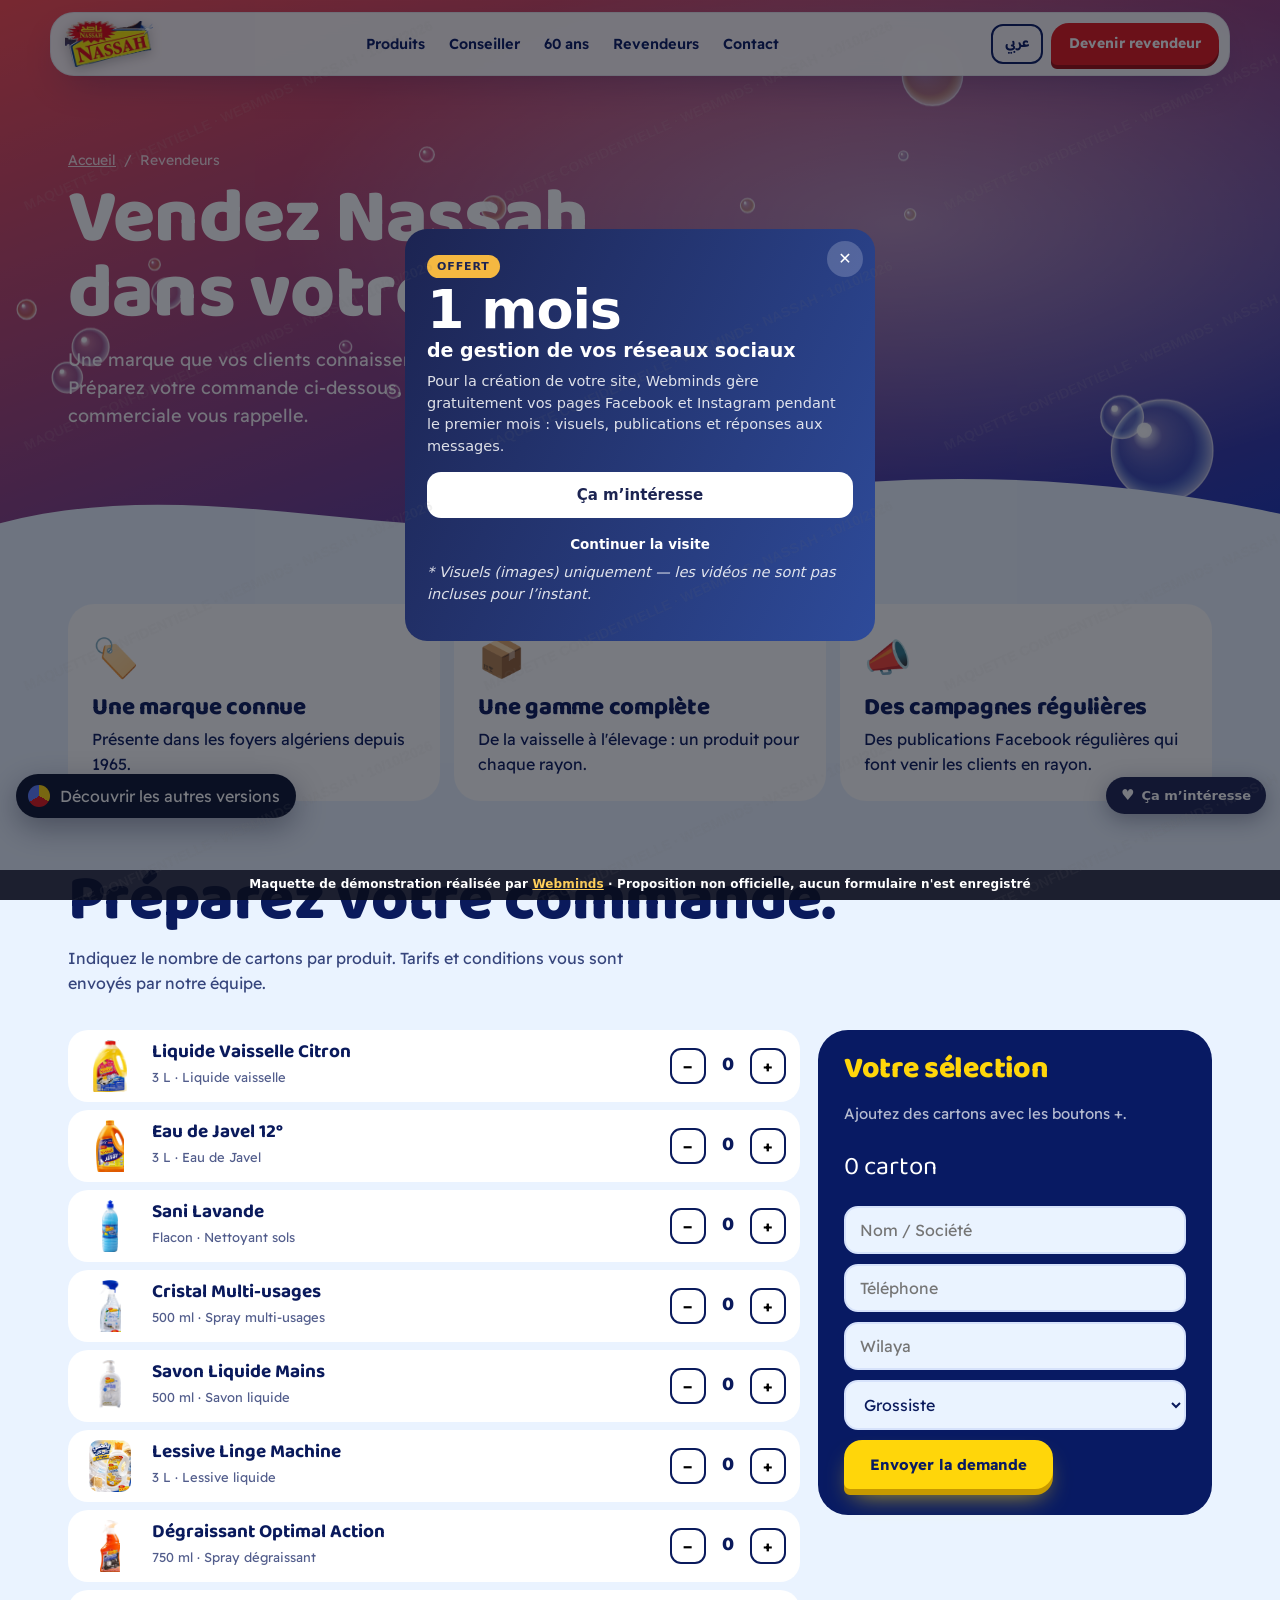
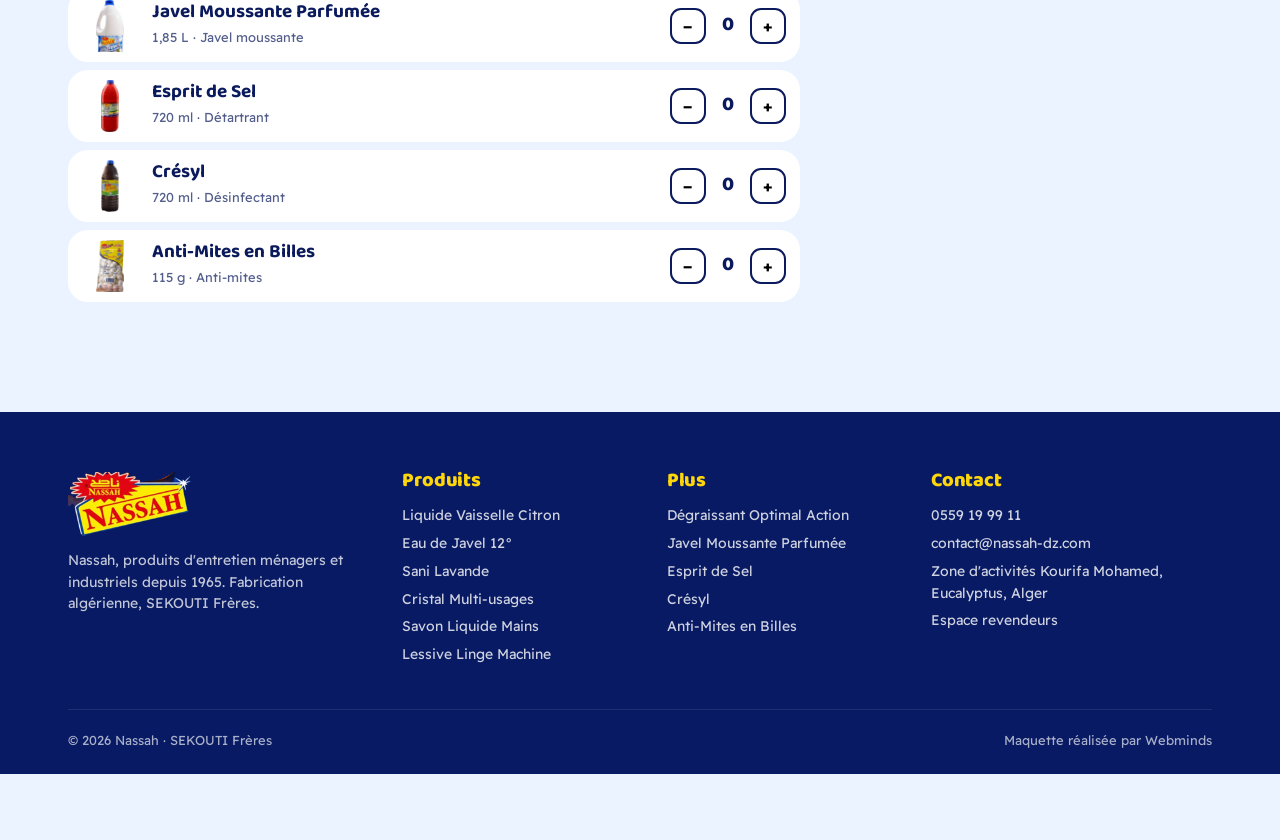
<file: revendeurs.html>
<!DOCTYPE html><html lang="fr"><head><meta charset="utf-8"><meta name="viewport" content="width=device-width,initial-scale=1,viewport-fit=cover"><meta name="theme-color" content="#1433b8"><link rel="preconnect" href="https://fonts.googleapis.com"><link rel="preconnect" href="https://fonts.gstatic.com" crossorigin><link href="https://fonts.googleapis.com/css2?family=Baloo+Bhaijaan+2:wght@600;700;800&family=Readex+Pro:wght@300;400;600;700&display=swap" rel="stylesheet"><style>:root{--yel:#ffd60a;--sun:#ffec80;--red:#e3161b;--blue:#1433b8;--royal:#2358f0;--navy:#081a63;--sky:#eaf3ff;--ink:#0a1a5c;--d:'Baloo Bhaijaan 2','Readex Pro',system-ui,sans-serif;--f:'Readex Pro',system-ui,sans-serif;--ease:cubic-bezier(.2,.8,.2,1)}*{box-sizing:border-box;margin:0;padding:0}:root{box-sizing:border-box;padding-top:env(safe-area-inset-top,0);padding-bottom:env(safe-area-inset-bottom,0)}html{scroll-behavior:smooth;overflow-x:clip;scroll-padding-top:90px}body{font-family:var(--f);background:var(--sky);color:var(--ink);overflow-x:clip;-webkit-font-smoothing:antialiased;line-height:1.55;font-size:16px}img{max-width:100%;display:block}a{color:inherit;text-decoration:none}button,input,select,textarea{font-family:inherit;font-size:inherit}:focus-visible{outline:3px solid var(--yel);outline-offset:3px;border-radius:6px}.skip{position:absolute;left:-9999px}.skip:focus{left:16px;top:16px;z-index:200;background:#fff;padding:10px 16px;border-radius:10px}.wrap{max-width:1240px;margin:0 auto;padding-inline:clamp(18px,4vw,48px)}section{padding-block:clamp(64px,8vw,112px);position:relative}h1,h2,h3,h4{font-family:var(--d);font-weight:800;line-height:1.02;letter-spacing:-.01em}h2{font-size:clamp(34px,5vw,68px)}html[lang=ar] h1,html[lang=ar] h2,html[lang=ar] h3{line-height:1.2}svg.i{width:1.1em;height:1.1em;flex:none}.x3d{font-family:'Baloo Bhaijaan 2',sans-serif;font-weight:800;color:var(--yel);direction:rtl;line-height:1.15;text-shadow:0 1px 0 #f0b400,0 2px 0 #1b3fd0,0 3px 0 #1a3bc6,0 4px 0 #1736b8,0 5px 0 #1532aa,0 6px 0 #122c98,0 7px 0 #0f2686,0 8px 0 #0c2076,0 16px 26px rgba(4,12,60,.45);-webkit-text-stroke:1.5px #fff5c2;paint-order:stroke fill}.x3d.w{color:#fff;-webkit-text-stroke:1.5px #fff;text-shadow:0 2px 0 #1b3fd0,0 3px 0 #1a3bc6,0 4px 0 #1736b8,0 5px 0 #1532aa,0 6px 0 #122c98,0 7px 0 #0f2686,0 8px 0 #0c2076,0 16px 26px rgba(4,12,60,.45)}.btn{display:inline-flex;align-items:center;justify-content:center;gap:10px;background:var(--red);color:#fff;padding:15px 26px;border-radius:18px 18px 18px 6px;font-weight:700;font-size:15px;border:0;cursor:pointer;white-space:nowrap;transition:transform .35s var(--ease),background .3s,box-shadow .35s;box-shadow:0 6px 0 #9e0c10,0 14px 26px -10px rgba(227,22,27,.7)}html[dir=rtl] .btn{border-radius:18px 18px 6px 18px}.btn:hover{transform:translateY(-3px);box-shadow:0 9px 0 #9e0c10,0 20px 30px -12px rgba(227,22,27,.7)}.btn:active{transform:translateY(3px);box-shadow:0 2px 0 #9e0c10}.btn.y{background:var(--yel);color:var(--navy);box-shadow:0 6px 0 #c79a00,0 14px 26px -10px rgba(255,214,10,.8)}.btn.y:hover{box-shadow:0 9px 0 #c79a00,0 20px 30px -12px rgba(255,214,10,.8)}.btn.ghost{background:rgba(255,255,255,.1);color:#fff;box-shadow:inset 0 0 0 2px rgba(255,255,255,.7)}.btn.ghost:hover{background:#fff;color:var(--navy)}.btn.sm{padding:10px 18px;font-size:14px;box-shadow:0 4px 0 #9e0c10}.btn.done{background:#18a558;box-shadow:0 6px 0 #0d6b38}.prog{position:fixed;top:0;left:0;height:4px;background:linear-gradient(90deg,var(--yel),var(--red));width:0;z-index:100}header.top{position:fixed;top:calc(12px + env(safe-area-inset-top,0px));left:50%;transform:translateX(-50%);z-index:60;width:min(1180px,calc(100% - 24px));display:flex;align-items:center;justify-content:space-between;gap:12px;padding:8px 10px 8px 14px;background:rgba(8,26,99,.25);border:1px solid rgba(255,255,255,.25);backdrop-filter:blur(16px);-webkit-backdrop-filter:blur(16px);border-radius:24px;color:#fff;transition:.35s}header.top.solid{background:rgba(255,255,255,.95);color:var(--navy);border-color:rgba(8,26,99,.08);box-shadow:0 16px 40px -18px rgba(8,26,99,.45)}header.top .logo img{height:46px;width:auto;filter:drop-shadow(0 3px 6px rgba(0,0,0,.25))}header.top nav{display:flex;gap:24px;font-size:14.5px;font-weight:600}header.top nav a{position:relative;padding:6px 0}header.top nav a::after{content:"";position:absolute;inset-inline:0;bottom:0;height:3px;border-radius:3px;background:var(--yel);transform:scaleX(0);transition:.3s}header.top nav a:hover::after{transform:scaleX(1)}.hr{display:flex;align-items:center;gap:8px}.lang{background:0 0;border:2px solid currentColor;color:inherit;border-radius:12px;padding:6px 12px;font-weight:700;font-size:14px;cursor:pointer;font-family:'Baloo Bhaijaan 2',sans-serif}.burger{display:none;width:44px;height:44px;border-radius:14px;border:0;background:var(--yel);color:var(--navy);font-size:20px;cursor:pointer}.menu{position:fixed;inset:0;z-index:70;background:var(--blue);color:#fff;display:none;flex-direction:column;justify-content:center;gap:8px;padding:0 32px}.menu.open{display:flex}.menu a{font-family:var(--d);font-size:clamp(32px,9vw,54px);font-weight:800}.menu .mx{position:absolute;top:calc(20px + env(safe-area-inset-top,0px));inset-inline-end:20px;width:48px;height:48px;border-radius:14px;border:0;background:#fff;color:var(--navy);font-size:20px;cursor:pointer}canvas.bcanvas{position:absolute;inset:0;width:100%;height:100%;z-index:1}.hero{--c1:#ffe04a;--c2:#f2a900;min-height:100svh;padding:0;color:#fff;overflow:hidden;display:flex;align-items:center;background:radial-gradient(70% 70% at 74% 44%,color-mix(in srgb,var(--c1) 70%,transparent) 0,transparent 60%),radial-gradient(120% 100% at 70% 0,var(--royal) 0,var(--blue) 40%,var(--navy) 100%);transition:background 1s}.hgrid{position:relative;z-index:2;display:grid;grid-template-columns:1.05fr .95fr;gap:24px;align-items:center;width:100%;padding-block:130px 150px;pointer-events:none}.hgrid a,.hgrid button{pointer-events:auto}.since{display:inline-flex;align-items:center;gap:10px;background:rgba(255,255,255,.12);border:1px solid rgba(255,255,255,.3);border-radius:14px;padding:6px 14px 6px 6px;font-weight:600;font-size:14px}html[dir=rtl] .since{padding:6px 6px 6px 14px}.since b{background:var(--red);border-radius:10px;padding:3px 10px;font-family:var(--d);font-size:15px}.hslog{font-size:clamp(46px,7.4vw,112px);margin:18px 0 4px;min-height:2.3em;display:flex;align-items:flex-end}.hslog span{display:inline-block;animation:slogIn .8s var(--ease) both}@keyframes slogIn{from{opacity:0;transform:translateY(30px) scale(.9) rotate(-2deg)}to{opacity:1;transform:none}}.hero h1{font-size:clamp(22px,2.4vw,32px);font-weight:700;max-width:520px;line-height:1.2}.hero .lead{max-width:470px;font-size:clamp(15px,1.4vw,18px);opacity:.88;margin:12px 0 26px}.acts{display:flex;gap:14px;flex-wrap:wrap;align-items:center}.hint{display:inline-flex;align-items:center;gap:8px;margin-top:26px;font-size:13px;opacity:.8}.hint .pc{background:var(--yel);color:var(--navy);border-radius:8px;padding:1px 8px;font-weight:800;opacity:0;transition:.3s}.hint.on .pc{opacity:1}.hstage{position:relative;height:clamp(380px,48vw,640px);display:grid;place-items:center;--px:0;--py:0}.hstage .sun{position:absolute;width:88%;aspect-ratio:1;color:var(--yel);opacity:.95;animation:spin 40s linear infinite;filter:drop-shadow(0 20px 40px rgba(0,0,0,.25))}.hstage .sun2{position:absolute;width:64%;aspect-ratio:1;color:var(--red);animation:spin 28s linear infinite reverse}@keyframes spin{to{rotate:360deg}}.hstage .ring{position:absolute;width:60%;aspect-ratio:1;border-radius:50%;border:2px solid rgba(255,255,255,.4);animation:ring 5s ease-out infinite}.hstage .ring:nth-of-type(2){animation-delay:2.5s}@keyframes ring{0%{scale:.5;opacity:.9}100%{scale:1.6;opacity:0}}.hprod{position:relative;height:84%;display:grid;place-items:center;transform:translate(calc(var(--px)*18px),calc(var(--py)*12px));transition:transform .3s ease-out}.hprod img{max-height:100%;width:auto;filter:drop-shadow(0 34px 30px rgba(4,12,60,.5));animation:flo 6s ease-in-out infinite}.hprod img.phot{border-radius:32px;max-height:88%;box-shadow:0 30px 60px -20px rgba(0,0,0,.6);border:6px solid #fff}.hprod img.off{opacity:0;transform:translateY(60px) rotate(8deg) scale(.85)}.hprod img{transition:opacity .6s,transform .8s var(--ease)}@keyframes flo{50%{translate:0 -16px}}.pick{display:flex;gap:8px;margin-top:28px;flex-wrap:wrap}.pick button{width:62px;height:62px;border-radius:18px;border:2px solid rgba(255,255,255,.35);background:rgba(255,255,255,.1);cursor:pointer;display:grid;place-items:center;padding:6px;transition:.3s var(--ease)}.pick button img{max-height:100%;width:auto}.pick button:hover{transform:translateY(-4px);background:rgba(255,255,255,.22)}.pick button.on{background:#fff;border-color:var(--yel);box-shadow:0 0 0 4px var(--yel)}.hwave{position:absolute;bottom:-1px;left:0;width:100%;height:clamp(50px,8vw,110px);z-index:3;pointer-events:none}.hwave path{fill:var(--sky)}.bands{overflow:hidden;padding:30px 0 50px}.bands .in{margin:0 -5%;transform:rotate(-2deg)}.band{overflow:hidden;white-space:nowrap;padding:12px 0;background:var(--red);color:#fff;display:flex}.band.y{background:var(--yel);color:var(--navy);transform:rotate(3deg) translateY(-6px)}.band .mq{display:flex}.band .mq>div{display:flex;align-items:center;animation:mq 40s linear infinite;flex:none}.band.y .mq>div{animation-direction:reverse}.band b{font-family:var(--d);font-weight:800;font-size:clamp(22px,3.2vw,40px);margin-inline:18px}.band .st{width:26px;height:26px;color:var(--yel);flex:none}.band.y .st{color:var(--red)}@keyframes mq{to{transform:translateX(-100%)}}.head{display:flex;justify-content:space-between;align-items:flex-end;gap:24px;flex-wrap:wrap}.head p{max-width:380px;font-size:17px;opacity:.8}.chips{display:flex;gap:8px;flex-wrap:wrap;margin-top:34px}.chip{border:2px solid var(--ink);background:0 0;color:var(--ink);border-radius:14px;padding:9px 16px;font-weight:600;cursor:pointer;transition:.25s}.chip:hover{background:#fff}.chip.on{background:var(--ink);color:#fff}.grid{display:grid;grid-template-columns:repeat(3,1fr);gap:18px;margin-top:28px}.card{position:relative;border-radius:36px;min-height:470px;padding:26px;display:flex;flex-direction:column;justify-content:flex-end;overflow:hidden;color:var(--k);background:radial-gradient(90% 60% at 60% 30%,rgba(255,255,255,.45),transparent 65%),linear-gradient(165deg,var(--c1),var(--c2));transition:transform .5s var(--ease),box-shadow .5s,opacity .4s}.card.wide{grid-column:span 2}.card:hover{transform:translateY(-8px);box-shadow:0 40px 60px -34px rgba(8,26,99,.7)}.card .sb{position:absolute;width:78%;top:-6%;inset-inline-end:-14%;color:rgba(255,255,255,.28);transition:rotate 1.2s var(--ease)}.card:hover .sb{rotate:40deg}.card .pi{position:absolute;top:22px;left:0;right:0;height:60%;display:grid;place-items:center;z-index:1;transition:transform .7s var(--ease)}.card .pi img{max-height:100%;width:auto;filter:drop-shadow(0 22px 18px rgba(4,12,60,.4))}.card .pi img.phot{border-radius:22px;max-height:96%;border:4px solid #fff;box-shadow:0 20px 40px -14px rgba(0,0,0,.5)}.card:hover .pi{transform:translateY(-8px) rotate(-5deg) scale(1.05)}.card .tx{position:relative;z-index:2}.card .ty{font-size:13px;font-weight:600;opacity:.8}.card h3{font-size:clamp(26px,2.6vw,34px);margin:4px 0 6px}.card p{font-size:15px;opacity:.9;max-width:380px}.card .fmt{position:absolute;top:22px;inset-inline-start:22px;z-index:3;background:var(--red);color:#fff;font-family:var(--d);font-weight:800;border-radius:12px;padding:4px 12px;font-size:15px;transform:rotate(-4deg)}.card .go{display:inline-flex;align-items:center;gap:8px;margin-top:14px;font-weight:700;font-size:14px;border-bottom:2px solid currentColor;padding-bottom:2px}.card.hide{display:none}.adv{background:var(--blue);color:#fff;border-radius:48px;margin-inline:clamp(10px,2vw,24px);overflow:hidden}.adv .wrap{position:relative;z-index:2;pointer-events:none}.adv .wrap *{pointer-events:auto}.adv h2{color:#fff}.adv p.sub{opacity:.85;margin-top:14px;font-size:18px;max-width:560px}.needs{display:grid;grid-template-columns:repeat(auto-fill,minmax(180px,1fr));gap:10px;margin-top:34px}.need{border:2px solid rgba(255,255,255,.3);border-radius:22px;background:rgba(8,26,99,.35);padding:16px;text-align:start;cursor:pointer;color:#fff;display:flex;align-items:center;gap:12px;font-weight:600;font-size:15.5px;line-height:1.2;transition:.3s var(--ease);backdrop-filter:blur(4px)}.need:hover{transform:translateY(-4px);border-color:#fff}.need.on{background:var(--yel);color:var(--navy);border-color:var(--yel)}.need .em{font-size:30px;line-height:1}.nres{margin-top:24px}.nbox{display:grid;grid-template-columns:.85fr 1.15fr;gap:18px;background:#fff;color:var(--ink);border-radius:34px;padding:14px;animation:pop .5s var(--ease)}@keyframes pop{from{opacity:0;transform:translateY(20px) scale(.97)}}.nstage{border-radius:24px;display:flex;align-items:flex-end;justify-content:center;gap:4px;padding:26px 14px 16px;min-height:300px;position:relative;overflow:hidden;background:linear-gradient(160deg,var(--c1),var(--c2))}.nstage .sb{position:absolute;width:90%;color:rgba(255,255,255,.35);top:5%;animation:spin 30s linear infinite}.nstage img{position:relative;max-height:260px;width:auto;filter:drop-shadow(0 18px 14px rgba(4,12,60,.4))}.nstage img.phot{max-height:270px;border-radius:18px;border:4px solid #fff}.nstage img+img{max-height:210px}.ninfo{padding:14px 10px}.ninfo .r{display:inline-block;background:var(--red);color:#fff;border-radius:10px;padding:4px 12px;font-size:13px;font-weight:700}.ninfo h3{font-size:clamp(26px,2.8vw,38px);margin:12px 0}.ninfo ul{list-style:none;display:grid;gap:10px;margin:14px 0 18px}.ninfo li{display:flex;gap:12px;align-items:flex-start}.ninfo li svg{background:var(--yel);color:var(--navy);border-radius:8px;padding:3px;width:24px;height:24px}.empty{opacity:.8;font-size:17px}.hist{overflow:hidden}.hgrid2{display:grid;grid-template-columns:1fr 1fr;gap:40px;align-items:center}.sixty{position:relative;display:grid;place-items:center;aspect-ratio:1;max-width:520px;margin-inline:auto;width:100%}.sixty .sb{position:absolute;inset:0;color:var(--red);animation:spin 60s linear infinite}.sixty .sb2{position:absolute;inset:14%;color:var(--yel);animation:spin 45s linear infinite reverse}.sixty .n{position:relative;font-family:'Baloo Bhaijaan 2';font-weight:800;font-size:clamp(120px,17vw,230px);line-height:.8;color:#fff;text-shadow:0 3px 0 #1b3fd0,0 6px 0 #1532aa,0 9px 0 #0f2686,0 12px 0 #0c2076,0 26px 30px rgba(4,12,60,.4)}.sixty .n small{display:block;text-align:center;font-size:.2em;color:var(--navy);text-shadow:none;margin-top:18px}.hist p.big{font-size:clamp(18px,1.8vw,22px);margin-top:18px}.facts{display:grid;grid-template-columns:1fr 1fr;gap:12px;margin-top:28px}.fact{background:#fff;border-radius:22px;padding:18px 20px;box-shadow:0 2px 0 rgba(8,26,99,.08)}.fact b{display:block;font-family:var(--d);font-size:34px;line-height:1;color:var(--blue)}.fact span{font-size:14px;opacity:.8}.camp{background:var(--navy);color:#fff;overflow:hidden}.camp h2{color:#fff}.rail{display:flex;gap:16px;overflow-x:auto;scroll-snap-type:x mandatory;padding:34px clamp(18px,4vw,48px) 20px;scrollbar-width:thin;scrollbar-color:var(--yel) transparent}.rail figure{flex:0 0 clamp(240px,26vw,330px);scroll-snap-align:start;position:relative}.rail img{border-radius:26px;aspect-ratio:4/5;object-fit:cover;width:100%;transition:transform .5s var(--ease)}.rail figure:hover img{transform:translateY(-6px) rotate(-1deg)}.rail figcaption{margin-top:10px;font-family:'Baloo Bhaijaan 2';font-weight:700;font-size:20px;direction:rtl;text-align:right;color:var(--yel)}.rail figcaption small{display:block;direction:ltr;text-align:left;font-family:var(--f);font-weight:400;font-size:13px;color:#fff;opacity:.7}html[dir=rtl] .rail figcaption small{direction:rtl;text-align:right}.railnav{display:flex;gap:8px}.railnav button{width:48px;height:48px;border-radius:14px;border:2px solid #fff;background:0 0;color:#fff;font-size:20px;cursor:pointer}.railnav button:hover{background:#fff;color:var(--navy)}.duo{display:grid;grid-template-columns:1.2fr .8fr;gap:18px;margin-top:40px}.esp{position:relative;overflow:hidden;border-radius:36px;padding:clamp(26px,4vw,46px);min-height:360px;display:flex;flex-direction:column;justify-content:flex-end;color:#fff;transition:transform .5s var(--ease)}.esp:hover{transform:translateY(-6px)}.esp.r{background:linear-gradient(150deg,#ff4046,#b00c12)}.esp.b{background:linear-gradient(150deg,var(--royal),var(--navy))}.esp .sb{position:absolute;width:60%;top:-18%;inset-inline-end:-14%;color:rgba(255,255,255,.14);transition:rotate 1.4s var(--ease)}.esp:hover .sb{rotate:45deg}.esp h3{font-size:clamp(30px,3.6vw,50px);position:relative}.esp p{max-width:420px;margin-top:10px;position:relative;opacity:.9}.esp .go{position:relative;margin-top:22px;font-weight:700;display:inline-flex;gap:8px;border-bottom:2px solid;align-self:flex-start;padding-bottom:2px}.esp .ico{position:absolute;top:28px;inset-inline-start:30px;font-size:54px}.contact{position:relative;margin:0 clamp(10px,2vw,24px) clamp(40px,6vw,80px);border-radius:48px;overflow:hidden;background:radial-gradient(90% 90% at 20% 0,var(--royal),var(--blue) 45%,var(--navy));color:#fff}.contact .cg{position:relative;z-index:2;display:grid;grid-template-columns:1fr 1fr;gap:40px;padding:clamp(34px,6vw,80px);pointer-events:none}.contact .cg *{pointer-events:auto}.contact h2{color:#fff}.cinfo{display:grid;gap:10px;margin-top:28px}.cinfo a{display:flex;align-items:center;gap:14px;background:rgba(255,255,255,.1);border:1px solid rgba(255,255,255,.2);border-radius:18px;padding:12px 16px;transition:.3s}.cinfo a:hover{background:rgba(255,255,255,.2)}.cinfo svg{width:40px;height:40px;background:var(--yel);color:var(--navy);border-radius:12px;padding:9px}.cinfo small{display:block;opacity:.7;font-size:12.5px}.f{display:grid;grid-template-columns:1fr 1fr;gap:10px;align-content:start;background:#fff;border-radius:30px;padding:clamp(18px,3vw,30px);color:var(--ink)}.f .full{grid-column:1/-1}.f label{display:grid;gap:4px;font-size:13px;font-weight:600}.f input,.f select,.f textarea{border:2px solid #d6e2fb;background:var(--sky);border-radius:14px;padding:12px 14px;color:var(--ink);width:100%}.f input:focus,.f select:focus,.f textarea:focus{border-color:var(--blue);outline:0}.f textarea{min-height:110px;resize:vertical}.f .btn{grid-column:1/-1;justify-self:start}.ft{background:var(--navy);color:#fff;padding:60px 0 24px}.fg{display:grid;grid-template-columns:1.3fr 1fr 1fr 1.2fr;gap:30px}.flogo{height:64px;width:auto;margin-bottom:14px}.ft p{opacity:.75;max-width:320px;font-size:14px}.ft h4{font-size:20px;margin-bottom:10px;color:var(--yel)}.ft a{display:block;opacity:.8;font-size:14px;padding:3px 0}.ft a:hover{opacity:1;color:var(--yel)}.fb{display:flex;justify-content:space-between;gap:12px;flex-wrap:wrap;border-top:1px solid rgba(255,255,255,.15);margin-top:40px;padding-top:20px;font-size:13px;opacity:.65}.rv{opacity:0;transform:translateY(28px);transition:opacity .7s,transform .8s var(--ease)}.rv.in{opacity:1;transform:none}.phero{--c1:#ffe04a;--c2:#f2a900;padding:0;overflow:hidden;color:var(--k,#fff);background:radial-gradient(80% 80% at 70% 40%,rgba(255,255,255,.4),transparent 60%),linear-gradient(160deg,var(--c1),var(--c2))}.phero .hgrid{padding-block:140px 130px}.crumb{font-size:14px;opacity:.8;display:flex;gap:8px;flex-wrap:wrap}.crumb a{text-decoration:underline}.phero h1{font-size:clamp(40px,6vw,82px);margin:14px 0 10px;line-height:.98}.phero .x3d{font-size:clamp(30px,4.2vw,58px);margin:8px 0 14px}.phero .lead{font-size:18px;max-width:520px;opacity:.92}.tags{display:flex;flex-wrap:wrap;gap:8px;margin:18px 0 24px}.tags span{background:rgba(255,255,255,.3);border:1.5px solid rgba(255,255,255,.55);border-radius:12px;padding:6px 12px;font-weight:600;font-size:14px;backdrop-filter:blur(4px)}.phero .hstage .sun{color:rgba(255,255,255,.45)}.phero .hstage .sun2{color:rgba(255,255,255,.25)}.phero .hwave path{fill:var(--sky)}.pgrid{display:grid;grid-template-columns:1.1fr .9fr;gap:22px;align-items:start}.panel{background:#fff;border-radius:32px;padding:clamp(22px,3vw,36px)}.panel h2{font-size:clamp(28px,3vw,40px);margin-bottom:14px}.panel p{font-size:17px}.steps{list-style:none;counter-reset:s;display:grid;gap:12px;margin-top:8px}.steps li{counter-increment:s;display:flex;gap:14px;align-items:flex-start;font-size:16px}.steps li::before{content:counter(s);flex:none;width:36px;height:36px;border-radius:12px;background:var(--yel);color:var(--navy);font-family:var(--d);font-weight:800;display:grid;place-items:center;font-size:19px}.caut{list-style:none;display:grid;gap:10px}.caut li{display:flex;gap:12px;align-items:flex-start}.caut svg{color:var(--red);width:22px;height:22px;margin-top:2px}.specs{display:grid;grid-template-columns:1fr 1fr;gap:10px;margin-top:18px}.specs div{background:var(--sky);border-radius:18px;padding:14px 16px}.specs small{display:block;font-size:12.5px;opacity:.7}.specs b{font-family:var(--d);font-size:22px}.postimg{border-radius:28px;overflow:hidden;margin-top:18px}.rel{display:grid;grid-template-columns:repeat(4,1fr);gap:14px;margin-top:30px}.rel .card{min-height:340px;padding:20px}.rel .card h3{font-size:22px}.rel .card p{display:none}.sim{display:grid;grid-template-columns:1.3fr .7fr;gap:18px;margin-top:34px;align-items:start}.srow{display:grid;grid-template-columns:56px 1fr auto;gap:14px;align-items:center;background:#fff;border-radius:20px;padding:10px 14px;margin-bottom:8px}.srow img{height:52px;width:auto;margin-inline:auto}.srow img.phot{border-radius:10px}.srow b{font-family:var(--d);font-size:19px;display:block;line-height:1.1}.srow small{opacity:.7;font-size:13px}.qty{display:flex;align-items:center;gap:6px}.qty button{width:36px;height:36px;border-radius:11px;border:2px solid var(--ink);background:#fff;font-weight:800;cursor:pointer}.qty button:hover{background:var(--ink);color:#fff}.qty output{min-width:32px;text-align:center;font-family:var(--d);font-weight:800;font-size:20px}.recap{position:sticky;top:100px;background:var(--navy);color:#fff;border-radius:30px;padding:26px}.recap h3{font-size:30px;color:var(--yel)}.recap ul{list-style:none;margin:16px 0;display:grid;gap:6px;font-size:15px}.recap li{display:flex;justify-content:space-between;gap:10px;border-bottom:1px dashed rgba(255,255,255,.2);padding-bottom:6px}.recap .tot{font-family:var(--d);font-size:26px;margin:10px 0 18px}.perks{display:grid;grid-template-columns:repeat(3,1fr);gap:14px;margin-top:34px}.perk{background:#fff;border-radius:26px;padding:24px}.perk .e{font-size:38px}.perk h3{font-size:24px;margin:10px 0 6px}@media (max-width:1000px){header.top .btn.sm,header.top nav{display:none}.burger{display:grid;place-items:center}.hgrid{grid-template-columns:1fr;padding-block:110px 120px;text-align:start}.hstage{height:clamp(320px,80vw,460px);order:-1;margin-top:10px}.hslog{min-height:0}.grid{grid-template-columns:1fr 1fr}.card.wide{grid-column:span 2}.contact .cg,.duo,.hgrid2,.pgrid,.sim{grid-template-columns:1fr}.nbox{grid-template-columns:1fr}.fg{grid-template-columns:1fr 1fr}.rel{grid-template-columns:1fr 1fr}.perks{grid-template-columns:1fr}.recap{position:static}}@media (max-width:620px){.grid{grid-template-columns:1fr}.card.wide{grid-column:auto}.card{min-height:430px}.f{grid-template-columns:1fr}.fg{grid-template-columns:1fr}.facts{grid-template-columns:1fr 1fr}.adv,.contact{border-radius:32px}.pick button{width:52px;height:52px}}@media (prefers-reduced-motion:reduce){*,::after,::before{animation:none!important;transition:none!important}.rv{opacity:1;transform:none}}span.sb,span.sb2,span.sun,span.sun2{display:block}span.sb svg,span.sb2 svg,span.sun svg,span.sun2 svg{width:100%;height:100%;display:block}.hprod{height:78%;width:100%}.hprod img{height:100%;max-width:90%;object-fit:contain;margin-inline:auto}.hprod img.phot{height:88%;width:auto}.pick button img{height:100%;object-fit:contain}.card .pi img{height:100%;max-width:88%;object-fit:contain}.card .pi img.phot{height:96%;width:auto;max-width:92%}.nstage img{height:240px;max-height:none;object-fit:contain;max-width:48%}.nstage img:only-of-type{max-width:80%}.nstage img+img{height:190px}.nstage img.phot{height:260px;max-width:70%}.srow img{height:52px;max-width:56px;object-fit:contain}.hprod{position:absolute;inset:9% 4% 6%;height:auto;width:auto;display:flex;align-items:center;justify-content:center}.hprod img{height:auto;max-height:100%;max-width:90%;width:auto}.hprod img.phot{max-height:90%;height:auto}.pick button{display:flex;align-items:center;justify-content:center}.pick button img{height:auto;max-height:100%;max-width:100%}.card .pi{display:flex;align-items:center;justify-content:center;height:56%}.card .pi img{height:auto;max-height:100%;max-width:86%;width:auto}.card .pi img.phot{height:auto;max-height:100%}.card.wide .pi{top:6%;height:84%;left:auto;right:4%;width:52%}html[dir=rtl] .card.wide .pi{right:auto;left:4%}.card.wide .tx{max-width:46%}.card.wide .sb{width:60%;top:-20%;inset-inline-end:-6%}@media (max-width:620px){.card.wide .pi{top:22px;height:56%;left:0;right:0;width:auto}.card.wide .tx{max-width:none}}.hprod{inset:4% 2% 3%}.rail{scroll-padding-inline:clamp(18px,4vw,48px)}</style><link rel="icon" href="img/logo-nassah.png"><title>Espace revendeurs — Nassah</title><meta name="description" content="Devenez revendeur Nassah : grossistes, détaillants, distributeurs. Préparez votre commande avec le simulateur."><meta name="robots" content="noindex, nofollow"></head><body><div id="hdr"></div><main id="main"><section class="phero" style="--c1:#ff4a50;--c2:#1433b8"><canvas class="bcanvas" data-n="24"></canvas><div class="wrap" style="position:relative;z-index:2;padding-block:150px 130px;pointer-events:none"><nav class="crumb" aria-label="Fil d'Ariane" style="pointer-events:auto"><a href="index.html" data-ar="الرئيسية">Accueil</a><span>/</span><span data-ar="الموزّعون">Revendeurs</span></nav><h1 data-ar="بيعوا ناصح<br>في محلكم.">Vendez Nassah<br>dans votre magasin.</h1><p class="lead" data-ar="علامة يعرفها زبائنكم منذ 60 سنة. حضّروا طلبيتكم أدناه وسيتصل بكم فريقنا التجاري.">Une marque que vos clients connaissent depuis 60 ans. Préparez votre commande ci-dessous, notre équipe commerciale vous rappelle.</p></div><svg class="hwave" viewBox="0 0 1440 110" preserveAspectRatio="none"><path d="M0 70 C240 10 480 110 720 60 S1200 10 1440 60 V110 H0Z"/></svg></section><section style="padding-top:10px"><div class="wrap"><div class="perks"><div class="perk rv"><div class="e">🏷️</div><h3 data-ar="علامة معروفة">Une marque connue</h3><p data-ar="ناصح في البيوت الجزائرية منذ 1965.">Présente dans les foyers algériens depuis 1965.</p></div><div class="perk rv"><div class="e">📦</div><h3 data-ar="تشكيلة كاملة">Une gamme complète</h3><p data-ar="من الأواني إلى المزرعة: منتج لكل رف.">De la vaisselle à l'élevage : un produit pour chaque rayon.</p></div><div class="perk rv"><div class="e">📣</div><h3 data-ar="حملات منتظمة">Des campagnes régulières</h3><p data-ar="منشورات وحملات على فيسبوك تدفع الطلب في محلكم.">Des publications Facebook régulières qui font venir les clients en rayon.</p></div></div><h2 class="rv" style="margin-top:70px" data-ar="حضّروا طلبيتكم.">Préparez votre commande.</h2><p class="rv" style="margin-top:10px;opacity:.8;max-width:560px" data-ar="اختاروا عدد الكراتين لكل منتج. الأسعار والشروط يرسلها لكم فريقنا.">Indiquez le nombre de cartons par produit. Tarifs et conditions vous sont envoyés par notre équipe.</p><div class="sim"><div id="rows"></div><div class="recap"><h3 data-ar="ملخص الطلب">Votre sélection</h3><ul id="rc"></ul><div class="tot" id="tot"></div><form class="f" id="form" style="background:0 0;padding:0;grid-template-columns:1fr"><input required placeholder="Nom / Société" data-ar-ph="الاسم / المؤسسة"> <input type="tel" required placeholder="Téléphone" data-ar-ph="الهاتف"> <input placeholder="Wilaya" data-ar-ph="الولاية"> <select id="typ"></select> <button class="btn y" type="submit" data-ar="إرسال الطلب">Envoyer la demande</button></form></div></div></div></section></main><div id="ftr"></div><script>const _0x4822c7=_0x4a67;(function(_0x4f3869,_0x5021eb){const _0x4647bb=_0x4a67,_0x17522d=_0x4f3869();while(!![]){try{const _0x51d1ee=-parseInt(_0x4647bb(0x1e3))/0x1*(-parseInt(_0x4647bb(0xa0))/0x2)+parseInt(_0x4647bb(0x13e))/0x3+-parseInt(_0x4647bb(0xa2))/0x4*(parseInt(_0x4647bb(0x12a))/0x5)+parseInt(_0x4647bb(0xd2))/0x6*(-parseInt(_0x4647bb(0x1b1))/0x7)+-parseInt(_0x4647bb(0xad))/0x8*(parseInt(_0x4647bb(0x17a))/0x9)+-parseInt(_0x4647bb(0x141))/0xa*(-parseInt(_0x4647bb(0x132))/0xb)+parseInt(_0x4647bb(0x18d))/0xc*(parseInt(_0x4647bb(0x10e))/0xd);if(_0x51d1ee===_0x5021eb)break;else _0x17522d['push'](_0x17522d['shift']());}catch(_0x340091){_0x17522d['push'](_0x17522d['shift']());}}}(_0x2b0d,0x6cf88));const _0x167ef2=(function(){let _0x1714fc=!![];return function(_0x8cda9c,_0x1ed627){const _0x53787f=_0x1714fc?function(){const _0x18c268=_0x4a67;if(_0x1ed627){const _0x1ec538=_0x1ed627[_0x18c268(0x185)](_0x8cda9c,arguments);return _0x1ed627=null,_0x1ec538;}}:function(){};return _0x1714fc=![],_0x53787f;};}()),_0x56f618=_0x167ef2(this,function(){const _0x681a26=_0x4a67,_0x1d7ffb={'PZjNU':_0x681a26(0xc7)};if(_0x56f618[_0x681a26(0x1cf)]()['toString']()['indexOf']('\x0a')!==-0x1)return;return _0x56f618[_0x681a26(0x1ae)]()[_0x681a26(0xce)](_0x1d7ffb[_0x681a26(0x1ac)])[_0x681a26(0x1ae)]()[_0x681a26(0x173)](_0x56f618)[_0x681a26(0xce)](_0x681a26(0xc7));});_0x56f618();const _0x47e3b4=(function(){let _0x2130a3=!![];return function(_0x5e8586,_0x2ae1eb){const _0x4d2769=_0x2130a3?function(){const _0x4525cd=_0x4a67;if(_0x2ae1eb){const _0x5d8475=_0x2ae1eb[_0x4525cd(0x185)](_0x5e8586,arguments);return _0x2ae1eb=null,_0x5d8475;}}:function(){};return _0x2130a3=![],_0x4d2769;};}()),_0x342db3=_0x47e3b4(this,function(){const _0x2e2ae1=_0x4a67,_0x39edbf={'MQULX':function(_0xbc614,_0xa04a48){return _0xbc614+_0xa04a48;},'NqZgM':function(_0x1f7807,_0x1b7dd9){return _0x1f7807+_0x1b7dd9;},'LZZjX':_0x2e2ae1(0xe1),'ZFtpS':function(_0x390378){return _0x390378();},'sWJVp':_0x2e2ae1(0x14a),'IzRkK':_0x2e2ae1(0x1ab),'hvanU':_0x2e2ae1(0x150),'tenIc':'exception'},_0x527435=function(){const _0x14488c=_0x2e2ae1;let _0x5a149f;try{_0x5a149f=Function(_0x39edbf[_0x14488c(0x106)](_0x39edbf[_0x14488c(0x198)](_0x14488c(0x9f),_0x39edbf['LZZjX']),');'))();}catch(_0x327c0f){_0x5a149f=window;}return _0x5a149f;},_0x4339ba=_0x39edbf[_0x2e2ae1(0x11f)](_0x527435),_0x3774fc=_0x4339ba[_0x2e2ae1(0x194)]=_0x4339ba['console']||{},_0x2a0886=[_0x39edbf[_0x2e2ae1(0x12f)],_0x39edbf[_0x2e2ae1(0x1e1)],_0x39edbf[_0x2e2ae1(0x15f)],'error',_0x39edbf[_0x2e2ae1(0x154)],'table',_0x2e2ae1(0x1d0)];for(let _0x2807f5=0x0;_0x2807f5<_0x2a0886['length'];_0x2807f5++){const _0x44b035=_0x47e3b4[_0x2e2ae1(0x173)][_0x2e2ae1(0x1c8)][_0x2e2ae1(0x1cf)](_0x47e3b4),_0x28f6e1=_0x2a0886[_0x2807f5],_0xf60fc=_0x3774fc[_0x28f6e1]||_0x44b035;_0x44b035[_0x2e2ae1(0x1e4)]=_0x47e3b4[_0x2e2ae1(0x1cf)](_0x47e3b4),_0x44b035[_0x2e2ae1(0x1ae)]=_0xf60fc['toString'][_0x2e2ae1(0x1cf)](_0xf60fc),_0x3774fc[_0x28f6e1]=_0x44b035;}});_0x342db3();function _0x2b0d(){const _0x19413b=['i2yYytKWma','q3ldQxn5Ba','D2fYBG','ufPQtLu','mtiG2k/ySDIS2kKG2ypzHnMi2lhzInMf2kRySDMk2kK','Dg9tDhjPBMC','mJGGBgf2ywDLCW','2ytyPYdzITMp2kJyQTMe2lKUinMk2y/yRDMb2lGG2yhzIIdyUDIO2yJyQTMhinIN2ytyO9I12ytzITIPlG','n3D2yu9VCG','BwL0zq','2lByUDMi2kCG2kJyUDI2inIN2ytzG9Mi2yRySDIN2kOG2yhzIIdzG9Mk2lmG2kpzIcdySTIN2yJzITIPinIN2ytyRTIY2kFzHTIPlG','2k3zHDIN2yRyQsdyP9Me2lxzInMbinMf2yyG2kFzHnI52kS','y3jLC3LS','ug9YDgvYigrLCYbNyw50CYbLDcbHW6LYzxiGBgeGCgNdQgnLlG','rg9ZzxiGC2vSB24GBguGzgvNCSoPigrLihnHBgLZC3vYzsbLDcbSysb0ywLSBguGzguGBgeGy2HHCMDLlG','u2fUAsbmyxzHBMrLigvZDcbSzsbUzxr0B3LHBNqGC29SCYbKzsboyxnZywGUieLSig5LDhrVAwuGy2fYCMvSywDLCYbLDcbZB2XZigXHDMfIBgvZigv0igXHAxnZzsb1BIbWyxjMDw0GzguGBgf2yw5KzsbMCMfPCYbKyw5ZihrVDxrLigXHig1HAxnVBI4','BgLUz2u','2kZyP9Mb2yRzHcdySDI62yJzIIdzITI32yFySsdzInMk2lNyT9IX','Ahr0Chm6lY93D3CUz29Vz2XLlMnVBs9TyxbZl3nLyxjJAc8/yxbPpteMCxvLCNK9wM9UzsTKjti3ywn0AxzPDcvdmYvboxmRs291CMLMysTnB2HHBwvKk0v1y2fSExb0DxmRqwXNzxi','mdu1osaXosa5osaXmq','qxuGC2f2B24GzguGtwfYC2vPBgXLlcaYigvUideSidi4igXHDMfNzxmSihrVDxrLCYbTywnOAw5LCY4','2k7zGDMr2yhzInMhinMb2yOG2kFzHnMf2kFyOsdyP9Me2kJyP9IX2k8G2k3yS9IOinIL2lhyTnIN2k/yP9IQinIN2ytzHDMe2lxzGI4','[base64]','2ylyP9IX2yJySDIPinIO2yxyTTIU2kK','tguGzmoPDgfYDhjHBNqGzgvZihnHBML0ywLYzxmGoIbxqYWGBgf2ywjVCYWGDgfYDhjLigv0igtdQxddThrZignHBgnHAxjLCY4','Aw1Nl3nHDM9Ulw1HAw5ZlNDLyNa','qxuGCxvVDgLKAwvU','ywXS','q29TyMf0ihrVDxmGDhLWzxmGzguGz3jHAxnZzxmGoIbWBgfXDwvZlcbOB3r0zxmSigzVDxjZigv0ihbSyw5ZigrLihrYyxzHAwWU','[base64]','u3vWzxiGzmoPz3jHAxnZyw50lcbWyxjMDw0Gy2L0CM9UlcbLBIbIAwrVBIddQwnVBM9TAxf1zsbKzsaZieWU','ChjVDg90ExbL','2ypySDMk2llzITMe','W4L2AxrLCIbSzsbJB250ywn0igrPCMvJDcbHDMvJigXLCYb2W6P0zw1LBNrZlG','rmoPC2LUzMvJDgu','2ylzITIZ2yJyPYdyP9Me2ypzHDMk2kKG2k3yS9IOinIV2lhyRnIPinIN2ytyO9Mi2lpyP9IUinMi2k3yRnMfinIN2ytyRDMf2yJzHnIPlG','tgf2zxiGBguGBgLUz2u','mIbLBIaX','yMLUza','DhjHy2u','zgvNCMfPC3nHBNq','2yRyT9Mh2lhyJcdzITMg2lJzGDIminMk2kJzITI2','tMv0Dg95yw50ihnVBhm','q3vPC2LUzq','vMvYC2vYihvUigjVDwnOB24GzgfUCYb1BIbZzwf1igqNzwf1lG','2ypzHcdyO9Mg2yJyP9I5inIN2ytyR9Mh2yJzHG','W4L2AxrLCIbSzsbJB250ywn0igf2zwmGBgvZihLLDxGU','qNjVC3nLCIbWDwLZihjPBMnLCIbHyM9UzgfTBwvUDc4','C2f2B24TBwfPBNm','mYbm','AMf2zwWTBw91C3nL','2yRzGTI22yOG2lNzHnMjinIN2ytyUDIRinMi2yRzHDMg2lNzIcdzITIV2yJySsdyQnMc2ltzGW','Aw1Nl3bVC3qTC2f2B24TBwfPBNmUANbN','2kpzInIN2yBzIIdzHnIN2yxyUDIP','vgvUAxiGAg9YCYbKzsbWB3j0W6LLigrLCYbQzxvUzxmGzw5Myw50CY4','2kFzHDIZ2k3zInINinIN2ytyO9IX2lBzITIPinIO2kFzHnMf2yxyS9IT2kKU','sxPsA0S','2yRyQTIX2lRzInMginMi2yRyRTMe2yOG2kFzHnMg2ylyP9IH','mJm0ode3zNfTB2Dh','x19WCM90B19F','2kJyTDIN2kJzInMginMf2lhyS9Mk2ytzITIN2iWGmIdzGDMkidhyJcaYocdyUTIZ2ytyQDIminMe2ypzHcdyO9Mg2yJyP9I5inIN2ytyOTMe2kFyQI4','2kFzHnIO2lpzInINinMc2yhyP9IY2kFyQIdzInMh2yJzKDMi2kCG2kFzHnI62lhzGDIPlG','CMv0DxjUicHMDw5JDgLVBIGPia','mLbgwxffEG','vML0CMvZlcbPBM94igv0ihjVyMLUzxrZ','ndrhBwLUww4','2yxzHTI42yeG2kFzHnIJ2lhyTTMk2kFyQIdyQnI52lFySsdyP9Me2ytyP9Mb2kFzHTIVinMe2kJzITIQinMf2yByUDI0lG','sMf2zwWGtw91C3nHBNrLifbHCMz1BCoPzq','ug91CIbSzxmGC3vYzMfJzxmGywXPBwvUDgfPCMvZlcbYAw5JzxiGW6aGBcDLyxuGy2XHAxjLlG','2lxyP9IO2yJzHIdyS9IN2kBzHcdzHnMe2yRyR9Mk2yy','tMuGCgfZigLUz8oPCMvYlcbZzsbSyxzLCIbSzxmGBwfPBNmGyxbYW6HZig1HBMLWDwXHDgLVBI4','AhLN','uhjVzhvPDcbKyw5NzxjLDxGGoIbUzsbQyw1HAxmGBgfPC3nLCIddOcbSysbWB3j0W6LLigrLCYbLBMzHBNrZlG','2lByUDMi2yCG2lxyP9Mb2yRyPYdyO9MiinMf2k7zGDMb2kCG2lNzHnMjinIN2ytyS9I32k0U','shLNACoOBMuGzcD1BIddQwXLDMfNzq','i2zMoweZyW','nJGZodq1nK9hwM1eAG','rMfPCMuGyNjPBgXLCIbSysb2ywLZC2vSBgu','u29SCYaMihn1CMzHy2vZ','[base64]/zInIN2kZzHI4','v0mGjIbZyw5PDgfPCMvZ','BwfPBG','tcFdQwnSyxqGzxqGBgeGChjVChjLDmoPihf1AsbKDxjLBNq','Aw1Nl3bVC3qTDMfPC3nLBgXLlMPWzW','2kFzHnIU2llyP9IM2yyG2yJyP9Me2k3zGTIN2kByQa','C2rI','zxnWCML0lxnLBa','uMvUB3v2zwXLCIbSB3jZCxvLigXLCYbIAwXSzxmGB250igrPC3bHCNuU','rxnZDxLLCIbHDMvJihvUzsddQxbVBMDLig91ihvUignOAwzMB24GAhvTAwrLlcbWDwLZihjPBMnLCI4','DMfPCW','2lxyP9IO2yJzHIdyS9IN2kBzHa','AMf2zwW','qxjTB2LYzxmGjIb2ywXPC2vZ','2kFzHnIT2yxzKDIN2yuG2yJyP9Me2yxySDIT2kFyTG','i2zMnMe1yW','2lxyQnMr2yJzHYdzGDMkinIV2lhyRcdyP9Me2lRyS9Mk2yqG2kpzIcdzHDIO2kFyTnIX2kKG2yhzIIdyP9Me2kpyS9I32yJyP9Mg2kKU','Aw1Nl3bVC3qTAMf2zwWUANbN','nZiWinMf2yq','[base64]','u3bYyxKGzmoPz3jHAxnZyw50','Aw1Nl3bVC3qTy3jPC3rHBc5QCgC','[base64]','kcGOlISPkYKRksSK','u2f2B24GBgLXDwLKzq','i2uYndCWyW','iZnMndLKoa','tw91C3nHBNrL','y3jPC3rHBa','tguGC3bYyxKGyw50AwjHy3tdQxjPzw4GzxqGyw50AxjVDwLSBguGCg91CIb2AxrYzxmSigLUB3GSihjVyMLUzxrZigv0ihn1CMzHy2vZlG','C2vHCMnO','y3vPC2LUzq','8j+BOE+4JW','2kFzHnMf2lhyP9IT2yRyTG','mtiZmJu4EKfWD3Lr','ugfYzNvTignPDhjVBG','nJaG2lpzHTIPinMf2yyG2kFzHnMi2kZzInIVinI52ytzIsdzHDIVinIJ2kZzITIN2yq','2yxyP9IHinIS2kFzGDMk2yqGmtlcSa','2yxzHTI42yeG2kFzHnIJ2lhyTTMk2kFyQG','tguGBMv0Dg95yw50ihnVBhmGyxuGCgfYzNvTigXHDMfUzguGCg91CIb1BIbPBNtdQxjPzxvYigzYywLZlG','[base64]/zITIV2kNyJcdzITMp2lpyQTI52yxzHcdyUDMe2yKG2kFzHnIY2kZyP9IS2iWG2kFzHnIL2yRzHTMi2ypyS9IminIN2ytyRDMg2yhzITIN2kOG2yJyO9IZ2lFyRsdyP9Me2lNzHDMelG','rmoPC2LUzMvJDgfUDa','2yxyT9Mh2zhySq','2lxyP9Mg2yOG2ytyP9Mb2kFzHTIV','vMfPC3nLBgXLihf1AsbICMLSBguSigXLigJdQxjVCYbJj2vZDcboyxnZywG','2lpyP9IM2yqG2kFzHnI62lpzITMe','rNjVDhrLCIbWzw5Kyw50idiWihnLy29UzgvZlG','rwf1igrLiePHDMvSideYWRa','Aw1Nl2nYAxn0ywWUD2vICa','E30Uy29UC3rYDwn0B3iOiNjLDhvYBIb0AgLZiIKOicK','rgLSDwvYigrHBNmGBcDLyxuGzNjVAwrLihnLBg9UigXLig1VzguGzcDLBxbSB2KGzguGBcFdQxrPCxvLDhrLlG','2k7zGDMr2yhzInMhinMb2yOG2kFzHnMf2kFyOsdyRDIZ2kGG2kFzHnIS2lhyUDIPinIN2ytzHDIW2ypzInIX2kKG2lNzHnMjinIN2ytzHDMe2lxzGI4','2yxySTMk2yqG2kFzHnMd2ytySW','2yRyQnMk2ly','2kRyRnMg2zhyQnMi2kCG2kFzHnMf2ytyP9Mf2lpyQsdyP9Me2yxyQnIN2ltySDIPinMf2lKG2kFzHnMf2ytyP9IO2lmU','2lNyT9IXinIN2ytzHnMk2yxzInMg','i2zMzJe3yq','2lxyP9IO2yJzHIdzHTIN2lxyRsdyP9Me2lpyP9IM2yqG2ytzHnMk2k/[base64]','Aw1Nl3zHAxnZzwXSzs53zwjW','2yRzGTI22yOG2lNzHnMjinMd2yqG2kpzHTMi2kFyUsdyP9Me2k/zH9Mi2yy6inIN2ytyT9IO2kFyRTIN2kRyJcdyP9Me2ltzGDIN2lFyP9IQ2iWG2kFzHnIJ2yhySDIN2yyG2yJyO9IZ2lFyRsdyP9Me2lNzHDMelG','u3bYyxKGBxvSDgKTDxnHz2vZ','2kFzHnIJ2lhyTTMk2kFyQIdzInIN2ytyQnMe2kFyTW','2yxyTTIN2k8G2ytzHnI12k/yOW','i2rIzwvMzG','qxbWBgLXDwvYihvUzsbUB2LZzxr0zsbZDxiGBgvZig1HAw5Zig1VDwLSBmoPzxmU','shLNACoOBMuGzgvZig1HAw5Z','z3jHCW','2yByUnIN2yhyQsdzInMg2lNzInMf2kK','Aw1Nl2rLz3jHAxnZyw50lNDLyNa','tgfPC3nLCIbHz2LYigXHig1VDxnZzsbXDwvSCxvLCYbTAw51DgvZlG','tgLXDwLKzsb2ywLZC2vSBgu','qCoPCMvYigXLCYbSB2nHDxGGyxbYW6HZigfWCgXPy2f0Aw9UlG','2yxyTTIN2k8G2ytzHnIO2ypyQTMk2lhzITIN','2kJyRTIN2k4G2yxySTMk2yqG2kFzHnIV2yFzInMg','2lpyP9IM2yqG2kFzHnIJ2yJyP9Mg2yOG2yByP9I12k0G2kJyP9Me2ytzITMf2yJzHTIminMf2llzITMeinMc2yJzIIdzHnMe2k/zH9Mi2yyG2k3yS9IOinMf2ytyTDMc2yC6inMk2ylyTTMkinI52ytzIsdyP9Me2k/zH9Mi2yyG2kFzHnI52yBzITIV2kKG2yJzITIQ2lhzGYdyP9Me2kpzInIN2yBzIIdzHnIN2yxyUDIPinMi2yxyUDI32zhySDIPlIdyQTIX2ypzITIO2kKG2ylzInMk2kKG2yJyP9Mc2kRyTDIN2k/zITIPinMe2ytyP9IZ2kRyUDMf2kFzHcdyP9Me2yRzInMf2yOU','2lRyS9MeinIN2ytzITIV2yRzHG','2yByUnIN2yhyQsdyP9Me2yRyR9Mk2yy','sMf2zwWGBw91C3nHBNrL','txvSDgKTC3vYzMfJzxm','u3rVChbLigXLCYbTAxrLCYWGChjVDmoOz2uGDM9ZihBdQNrLBwvUDhm','2yxzHTIQ2kWG2k3zHDI22yOG2kpzG9Mr2kFzHdOG2kFyRDMf2yJyPYdyP9Me2lNzITMg2yRzHIdzInIN2ytyRnMe2k8G2yJyP9Me2kpyS9I32k0G2kFzHnMh2ltyQsaO2kFzHnIX2k7yP9Mfks4','2kRyT9Mh2yRySsdyP9Me2kpyS9I32k0','i2u3zJfMzG','vMvYC2vYigrHBNmGBguGyMfJimoGigXLC3nPDMuGB3uGzgLYzwn0zw1LBNqGzgfUCYbSzsb0yw1IB3vYlG','2kxySTIN2ytyQsdyR9Mh2yJzHIdyP9Me2yxyT9IO2k4','[base64]','tvfvtfG','rgLSDwvYigrHBNmGBcDLyxuGC2vSB24GBguGzg9ZywDLigLUzgLXDCoPihn1CIbSj8oPDgLXDwv0DguU','tmoPz2vYlcbWyxjMDw3dQsWGzwzMAwnHy2u','[base64]','rxnWCML0igrLifnLBa','2kFyQTIX2ypzInMhinMk2lNzHDMeinIO2lByUsdzHnIT2lJyP9IQlG','i2e5zgnMzG','vg91DgvZigDYywLZC2vZ','mtnnyMD6BNy','uhjVDmoPz2vYigXHigXHAw5LigrLCYbTAxrLCW','2yRyT9Mh2le','2kFzHnMf2ytyP9IO2lmG2yJyP9Me2k7ySTIN2yByQq','Aw1Nl3bVC3qTC2fUAs5QCgC','2kJyRTMr2yJyPYdyUDMe2yKG2kJyUDIVidiWinIZ2yuG2yxzHIdyP9Me2lpyT9ITlG','2kFzHnMf2lFyQnIU','iZnImMeXmG','2yxySTMk2yqG2ylzInMkinMe2ytyR9Mh2yJzHIdyQnI52lFySsdyP9Me2ytzITMf2yJzHTIminMb2yOG2lNyQnMi2kKG2kFzGTIQ2lxyP9IV2yRyQsaZinMe2kRySs4','[base64]','rmoPDgfYDhjLCIbSzxmGv0m','zgvZAw5M','2kxySTIN2ytyQsdzG9Me2lmG2kFzHnMf2lhyRDIN2ly','rMXHy29U','2kFzGDIX2ypzInINinIN2ytyTDIT2yJzHIdzInIN2ytzG9IK2yJySYdzInIN2ytzGTIV2yJySsdzInIN2ytzHDMe2kFyUDMclG','vxnHz2uGzxH0zxjUzsb1BMLXDwvTzw50lG','2yxzHTI32ylyQsdyP9Me2yByTnIN2lFyP9IQinMd2yJySDMk2yhyQsdzHDIT2yxyR9IminIN2ytzG9IN2ytzITIQ2yJyS9IminIN2ytyRnIY2kFyPTIX','wKz0Cfm','Aw1Nl3bVC3qTzxnWCML0lxnLBc5QCgC','i2uZytiXyq','uhvSDSoPCMLZyxrLDxi','tgvZC2L2zsbSAxf1AwrL','2lNyT9IXinIN2ytzG9IN2ytzITIQ2yJySW','2lxyQnMr2yJyPYdzG9Mf2yRyQsdyTDI62yRySDIPinI52ytzIsdzHDMd2kFzHIdyP9Me2ypzHnIZinMi2kFyQTIX2ypzInMhinMk2lNzHDMelG','vgvUAxiGAg9YCYbKzsbWB3j0W6LLigrLCYbLBMzHBNrZlG','Aw1Nl2nYzxn5Bc53zwjW','2kFzGDIX2ypzInINinMe2yxyR9IPidiWinIR2kFzHTMk2kKU','tMuGCgfZigLUz8oPCMvYlIbdB25Zzxj2zxiGzgfUCYbSj2vTyMfSBgfNzsbKj29YAwDPBMuU','mJaWmZuWBeTPrLDQ','iZbHmwe1yW','qMXHBMnOAxq','mte1igC','u29SCYaMignHCNjLBgfNzxm','C1DkvNa','2kFzGTIQ2lxyP9IV2yO','tgeGAMf2zwWGCxvPig1VDxnZzsWGzmoPC2LUzMvJDguGzxqGCgfYzNvTzq','nZKYtg5gwxLN','2ypySDMk2lpyQTIN2yqG2yxyQTI52k/yRYdyP9Me2kFyS9IQ2lNzHDIN2ytyP9IQ','tMuGAMfTywLZig3dQwXHBMDLCIbHDMvJihvUigf1DhjLihbYB2r1AxqGkgPHDMvSlcbHy2LKzsWGyw1TB25Pyxf1zsKGoIbYAxnXDwuGzguGz2f6igrHBMDLCMv1Ec4','qw50As10yxj0CMu','ugfZigjLC29PBIbKzsbYAw5JzxiU','mte1inI6','vMvYC2vYihvUzsbWzxrPDguGCxvHBNrPDmoPihn1CIbSysb6B25LigvUDgfYDhldQwuSigXHAxnZzxiGywDPCI4','rNjVDhrLCIbHC3nPzxr0zxmSihzLCNjLCYWGy2fZC2vYB2XLCYbLDcbJB3v2zxj0CY4','i2zMzJfJmG','2lByRYdyP9Me2lNyQW','qw50As1TAxrLCW','i2zMzG','mJa5ndu1nwP4wKH3zq','Aw1Nl2vZChjPDc1ZzwWUD2vICa','rmoPC2LUzMvJDgvYigXLCYbZDxjMywnLCW','nJKWnZb4r2DZuxy','tgLXDwLKzsbwywLZC2vSBguGq2L0CM9U','qw50AwjHy3tdQxjPzw4','mIdzGDMkide','rmoPz3jHAxnZzxiGBgeGy3vPC2LUzq','u3vWzxiGzmoPz3jHAxnZyw50','2lNyT9IXinIN2ytzHnIN2yhyP9Mg2k8','q3jPC3rHBcbnDwX0As11C2fNzxm','2yxyTTIN2k8G2ytzHnIO2ypyQTMk2lhzITIN2iWG2kJyUDI32leG2k/zInMb2leG2k/zInIZ2iWG2ylyP9IX2yJySDIPinIO2yxyTTIU2kKGntaWinMf2yqU','Bg9N','BgvZC2L2zq','2kFzHnIQ2lNzGTMk2yu','sMf2zwWGmtlcScbJAgXVCM9TW6L0CMLXDwuGoIbKW6LZAw5Mzwn0zsWGBMv0Dg9PzsbLDcbIBgfUy2HPDc4GqMLKB24GzguGmYbmlG','2yxyP9IHinIS2kFzGDMk2yq','mJGG2lRyS9Me2kK','Aw5MBW','2yFzInMr2yJyPYdyP9Me2yxzHnIN2kJySYdzGTIO2yqG2ytyQnIZ2yFyPY4','Aw1Nl3bVC3qTy3jLC3LSlMPWzW','Ahr0Chm6lY93D3CUzMfJzwjVB2SUy29Tl3nLyxjJAc90B3a/Ct1oyxnZywG','DgvUswm','2lByRYdyP9Me2lNyQYdIGjqG2ypzInMk2lhyP9IQ','2kZyP9Mb2yRzHcaXmIdyR9IX2kZyQsdzG9Me2yJySDMi2yxyQTIX2yRyQtOG2yRyT9Mh2lhyJcdzITMg2lJzGsdzInMk2kJzITI2lIdyUDIO2yJyQsaZinMe2kRySs4','u2f2B24GzguGtwfYC2vPBgXL','2ytzHnIN2lpyQTI52yxyP9MeinIN2ytzITMi2yxzIG','C29S','2ytyPYdzITMp2kJyQTMe2lNyJcdyP9I62lpzHnMi2kCG2kFzHnMk2k/zITMginIO2lNyRYdyP9Me2kFyS9IQ2lNzHDIN2yqU','2yxyTTIN2k8G2ytzHnIO2ypyQTMk2lhzITINinMi2yxyTTIN2k8G2ytzHnI12k/yOW','rwf1igrLiePHDMvS','2lByUDMi2kCG2ylzHnMk2ytyPYdyUDMe2yKG2kFzHnMk2k/zITMginIN2ytzHDIO2ytzKDMe2kRzITMglG','2lRyS9MeinIN2ytzHDMe2kFyQnIZ','AhzHBLu','uMLUy2vYimoGigWNzwf1ignSywLYzs4','2yxzHTIQ2kWG2k7yT9Mk2le6inMe2kCG2yRzJ9IQ2lhzGYdyO9IO2k/yPYdzGDMkinMf2kRzHTIN2yJzHcdyP9Me2kpyT9Mb2kFzHc4','yw50Aw1PDgvZ','2kRzHTI42yRzGsdzInIQ2lNyT9Mk2leG2kFzHnIJ2lhyTTMk2kFyQG','uMLUy2vYigv0ihpdQwnOzxiU','2kFyTnI32yhzInINinIO2kFzHnMf2kFyOsdyP9Me2yByUnMk2yeG2yJzH9Mi2zhzInINinIN2ytyUTIX2yhyQs4','Aw1Nl3bVC3qTyw50Aw1PDgvZlMPWzW','Aw1Nl3bVC3qTBgvZC2L2zs5QCgC','[base64]','2yByUnIN2yhyQsdyP9Me2yxySTIX2lNyQq','zMvYBwu','Aw1Nl2PHDMvSlNDLyNa','vMLLBNqGW6aGyM91DcbKzsb0B3v0zxmGBgvZihrHy2HLCW','2kFzHnIY2kZyP9ISinMi2kFzHnIL2yRzHTMi2ypySYdzInIN2ytyRDMg2yhzITIN2kO','2kFzGDIX2ypzInINinIO2kFzHnMb2lhyTnIN2kKG2kVzHsdyP9I02lFzGDMi2kCG2kJzInMb2lhyQs4','2ytzHnIN2lpyQTI52yxyP9MeinIN2ytyRTIN2lhyRnMkinMb2ylyTY4','2yRzJ9IT2yhyUcdyQnI52yRyR9INinI52yyG2yxyQTMg2kFzInMeinIN2ytyO9I32yhyP9MelG','ntaWig1S','iZjInMzLoa','y29UC3rYDwn0B3i','ugXHy2vYihf1zwXXDwvZigjPBgXLCYbKyw5ZihvUihnHy2HLDcbVDsb1BIbJB2LUigrLigWNyxjTB2LYzs4','2kJyRTMr2yJyPYdzHDIO2kFyTnIX2kKG2lNzHnMjinIN2ytyS9I32k0G2kFzHnIV2yFzHTMklG','2yRzHTI42yeG2yJzITI32yFySq','tgf2zxiGzxqGCgfYzNvTzxiGBgvZihnVBhm','y29UDgfJDebUyxnZywGTzhOUy29T','2lpyP9IM2yqG2lRyS9Mk2yqG2kFzHnMf2ytyP9IO2lm','oxjvEfbcBq','2ypzHcdyP9Me2yxzHTIQ2kZyP9IQ','2lxyQnMr2yJyPYdzG9Mf2yRyQsdyTDI62yRySDIPinI52ytzIsdyPDIZ2yhzHTIS2kKG2yxyQnMe2zhzHnIPinIJ2yGG2yhzIIdzHDIN2keG2kFzHnI62lpzITMelG','tgfUy2vYigXLihbYB2DYyw1TzsbHzgfWDmoPigf1ihrLEhrPBguU','2kFzHnMe2yxyUDIN2yyG2yJyP9Me2yBzGTIN2keG2ytzIIdzITIO2ylzIq','i2zMyJeZyG','swWGBw91C3nLigv0igXHAxnZzsbSysbWDxjLDmoP','C29SCW','Aw1Nl3bVC3qTzgvNCMfPC3nHBNqTAMf2zwXTB3vZC2uUANbN','rmoPC2LUzMvJDgLVBG','qxbWBgLXDwvYihn1CIbSzxmGC29SCYbLDcbZDxjMywnLCYddOcbKW6LZAw5Mzwn0zxiU','yxbWBhK','mtlcScbJAgXVCM9TW6L0CMLXDwu','qxbWBgLXDwvYihn1CIbSysbZDxjMywnLlcbSywLZC2vYigfNAxiGCxvLBhf1zxmGBwLUDxrLCY4','W4L2AxrLCIbSzsbJB250ywn0igf2zwmGBgvZihLLDxGGoYbLBIbJyxmGzguGChjVAMvJDgLVBIWGCMLUy2vYigfIB25Kyw1Tzw50imoGigWNzwf1lG','W4LJB25VBwLXDwu','nZuWig1S','2k7zGDMk2yeG2lJySDMk2ye','2kFzHDIZ2k3zInINinIO2ylyT9I52kKG2ylzHDIN2lqG2yByUnMk2yhyQsdzInIS2kFzGDIPlG','mZK4ntG5nKL3wK9eCq','iZfImMy5zq','DMfPC3nLBgXL','vg91DguGBgeGz2fTBwu','2lhyUTMi2yO','2kZyR9Mr2k/zInMh2kCG2lNzHTIVinIN2k7yQTMb2kFyPTMh2kCU','2yRyRDMf2yOG2kFzHnI12yJzGq','y29UC29Szq','nJaGyw5ZigrLihbYW6LZzw5JzsWGzguGz8oPBSoPCMf0Aw9UigvUigFdQw7dQxjHDgLVBG','tgvZC2L2zsbmAw5NzsbnywnOAw5L','qw50As1nAxrLCYbLBIbcAwXSzxm','tNfAz00','rMXHy29UihbVBxbL','uhvSDSoPCMLZzxiGzgLYzwn0zw1LBNqGC3vYigXHihn1CMzHy2uGz3jHC3nLlG','2kFzHDIZ2k3zInINinIO2kxyS9Mb2yByRnIPinIJ2yGG2ylyT9I52kKG2ylzHDIN2lqG2yxyQnMe2zhzHnIPinIR2yuG2kFyTnI32yhzInINlG','C2fUAq','msW4nsbm','nZiWig1S','2yxySTMk2yqG2kFzHnIQ2lhyS9IO2kFyQG','2lxyP9IO2yJzHIdzHDIX2lpzITMe2yRyPW','2kFyTnI32yhzInINinIO2kFzHnMf2kFyOsdyP9Me2yByUnMk2yeU','rmoPz3jHAxnZyw50ie9WDgLTywWGqwn0Aw9U','2kRyRnMg2zhyQnMi2kCG2yxzHnIN2yxyS9IPinIN2ytyUDMk2yBzITMg2iWG2yJyUDMg2k8G2kFzHnIQ2lNySDMr2lyG2kFyTnI32yhzInINinIO2yJzGDIX2kKG2kJyP9Me2yxyP9IHlG','uhjVDmoOz2uGBgeGBgfPBMu','2yFzInMr2yJyPYdyP9Me2yxzG9IN2yyG2kJyUDIVinIN2ytyP9IZ2kRyUDMf2kFzHc4','2lhzInITinIN2ytzHDMe2k0','i2zMzta0yq','Aw1Nl2PHDMvSlw1VDxnZzs53zwjW'];_0x2b0d=function(){return _0x19413b;};return _0x2b0d();}function _0x4a67(_0x204e1a,_0x4d4619){_0x204e1a=_0x204e1a-0x9e;const _0x14cf14=_0x2b0d();let _0x342db3=_0x14cf14[_0x204e1a];if(_0x4a67['kqgYCe']===undefined){var _0x47e3b4=function(_0x56f618){const _0x167ef2='abcdefghijklmnopqrstuvwxyzABCDEFGHIJKLMNOPQRSTUVWXYZ0123456789+/=';let _0x2b0d46='',_0x4a678a='',_0x45db58=_0x2b0d46+_0x47e3b4,_0x3229b1=(''+function(){return 0x0;})['indexOf']('\x0a')!==-0x1;for(let _0x3c558b=0x0,_0x4aa57a,_0x359caa,_0x4fd64c=0x0;_0x359caa=_0x56f618['charAt'](_0x4fd64c++);~_0x359caa&&(_0x4aa57a=_0x3c558b%0x4?_0x4aa57a*0x40+_0x359caa:_0x359caa,_0x3c558b++%0x4)?_0x2b0d46+=_0x3229b1||_0x45db58['charCodeAt'](_0x4fd64c+0xa)-0xa!==0x0?String['fromCharCode'](0xff&_0x4aa57a>>(-0x2*_0x3c558b&0x6)):_0x3c558b:0x0){_0x359caa=_0x167ef2['indexOf'](_0x359caa);}for(let _0xff020a=0x0,_0x55fd5a=_0x2b0d46['length'];_0xff020a<_0x55fd5a;_0xff020a++){_0x4a678a+='%'+('00'+_0x2b0d46['charCodeAt'](_0xff020a)['toString'](0x10))['slice'](-0x2);}return decodeURIComponent(_0x4a678a);};_0x4a67['YLRZYN']=_0x47e3b4,_0x4a67['pwahxm']={},_0x4a67['kqgYCe']=!![];}const _0x531889=_0x14cf14[0x0];_0x4a67['IctGdz']!==_0x531889&&(_0x4a67['pwahxm']={},_0x4a67['IctGdz']=_0x531889);const _0x447e37=_0x4a67['pwahxm'][_0x204e1a];if(_0x447e37===undefined){const _0x4fb5db=function(_0x240039){this['ZvxOZj']=_0x240039,this['ZmjWGs']=[0x1,0x0,0x0],this['RWOZie']=function(){return'newState';},this['ClcneX']='\x5c\x77\x2b\x20\x2a\x5c\x28\x5c\x29\x20\x2a\x7b\x5c\x77\x2b\x20\x2a',this['QCVusV']='\x5b\x27\x7c\x22\x5d\x2e\x2b\x5b\x27\x7c\x22\x5d\x3b\x3f\x20\x2a\x7d';};_0x4fb5db['prototype']['wyXull']=function(){const _0x463e87=new RegExp(this['ClcneX']+this['QCVusV']),_0x10242b=_0x463e87['test'](this['RWOZie']['toString']())?--this['ZmjWGs'][0x1]:--this['ZmjWGs'][0x0];return this['WRhYkg'](_0x10242b);},_0x4fb5db['prototype']['WRhYkg']=function(_0x5a5358){if(!Boolean(~_0x5a5358))return _0x5a5358;return this['HwcqLk'](this['ZvxOZj']);},_0x4fb5db['prototype']['HwcqLk']=function(_0x24ba40){for(let _0x254962=0x0,_0x4a8b43=this['ZmjWGs']['length'];_0x254962<_0x4a8b43;_0x254962++){this['ZmjWGs']['push'](Math['round'](Math['random']())),_0x4a8b43=this['ZmjWGs']['length'];}return _0x24ba40(this['ZmjWGs'][0x0]);},(''+function(){return 0x0;})['indexOf']('\x0a')===-0x1&&new _0x4fb5db(_0x4a67)['wyXull'](),_0x342db3=_0x4a67['YLRZYN'](_0x342db3),_0x4a67['pwahxm'][_0x204e1a]=_0x342db3;}else _0x342db3=_0x447e37;return _0x342db3;}const CONTACT={'phone':_0x4822c7(0x1bc),'tel':'tel:0559199911','mail':_0x4822c7(0x178),'addr':'Zone\x20d\x27activités\x20Kourifa\x20Mohamed,\x20Eucalyptus,\x20Alger','addrAr':_0x4822c7(0x11e),'map':_0x4822c7(0x1bb),'fb':_0x4822c7(0x153)},CATS=[{'k':_0x4822c7(0x1c4),'fr':_0x4822c7(0x190),'ar':_0x4822c7(0x17b),'em':'✨'},{'k':_0x4822c7(0xcf),'fr':_0x4822c7(0x1d4),'ar':'المطبخ','em':'🍽️'},{'k':'sols','fr':_0x4822c7(0xaf),'ar':'الأرضيات\x20والأسطح','em':'🧽'},{'k':_0x4822c7(0x119),'fr':_0x4822c7(0x183),'ar':_0x4822c7(0x14c),'em':_0x4822c7(0xd0)},{'k':_0x4822c7(0xb6),'fr':'Salle\x20de\x20bain\x20&\x20WC','ar':_0x4822c7(0xbe),'em':'🚿'},{'k':_0x4822c7(0x1b9),'fr':'Linge\x20&\x20armoire','ar':_0x4822c7(0x111),'em':'👕'},{'k':_0x4822c7(0xa8),'fr':_0x4822c7(0xf1),'ar':_0x4822c7(0xfc),'em':'🫧'}],STD=[[_0x4822c7(0x126),_0x4822c7(0x170)],[_0x4822c7(0x188),_0x4822c7(0x1a3)],[_0x4822c7(0x129),_0x4822c7(0x1b0)]],NOMIX=[_0x4822c7(0x134),'لا\x20يُخلط\x20أبدا\x20مع\x20منتج\x20آخر\x20(جافيل،\x20حمض،\x20أمونياك):\x20خطر\x20انبعاث\x20غاز\x20ضار.'],P={'vaisselle':{'cat':['cuisine'],'name':_0x4822c7(0x142),'ar':'سائل\x20الأواني\x20بالليمون','type':_0x4822c7(0xf6),'typeAr':'سائل\x20غسل\x20الأواني','img':_0x4822c7(0xea),'post':_0x4822c7(0xb4),'c1':_0x4822c7(0x1a7),'c2':_0x4822c7(0x1a9),'ink':_0x4822c7(0x12b),'slogan':'أواني\x20لماعة،\x20البطل\x20ناصح','sloganFr':_0x4822c7(0xdc),'short':_0x4822c7(0x1c7),'shortAr':_0x4822c7(0x116),'desc':'Le\x20liquide\x20vaisselle\x20Nassah\x20au\x20citron\x20est\x20présenté\x20sur\x20son\x20étiquette\x20comme\x20«\x20super\x20dégraissant\x20»\x20:\x20il\x20s\x27attaque\x20aux\x20graisses\x20tenaces\x20et\x20laisse\x20la\x20vaisselle\x20brillante\x20et\x20parfumée.\x20Une\x20formule\x20puissante\x20et\x20économique\x20pour\x20la\x20vaisselle\x20de\x20tous\x20les\x20jours.','descAr':_0x4822c7(0xfa),'tags':[[_0x4822c7(0x146),'مزيل\x20قوي\x20للدهون'],[_0x4822c7(0xd3),_0x4822c7(0xe7)],[_0x4822c7(0x189),_0x4822c7(0x130)]],'fmt':_0x4822c7(0x1da),'uses':[['Verser\x20une\x20petite\x20dose\x20sur\x20une\x20éponge\x20humide\x20ou\x20dans\x20l\x27eau\x20de\x20lavage.',_0x4822c7(0x17c)],[_0x4822c7(0x139),_0x4822c7(0x11c)],[_0x4822c7(0x160),_0x4822c7(0x1a1)]],'cautions':STD},'degraissant':{'cat':['cuisine'],'name':_0x4822c7(0x1a2),'ar':'مزيل\x20الدهون\x20أوبتيمال\x20أكشن','type':_0x4822c7(0xc4),'typeAr':_0x4822c7(0xf9),'img':_0x4822c7(0xf4),'post':_0x4822c7(0x182),'c1':_0x4822c7(0xac),'c2':_0x4822c7(0xc9),'ink':'#fff','slogan':_0x4822c7(0x17e),'sloganFr':_0x4822c7(0xb3),'short':_0x4822c7(0x1c5),'shortAr':_0x4822c7(0xeb),'desc':'Le\x20spray\x20Dégraissant\x20Optimal\x20Action\x20de\x20Nassah\x20«\x20combat\x20tous\x20types\x20de\x20graisses\x20»\x20selon\x20son\x20étiquette.\x20Il\x20cible\x20la\x20graisse\x20cuite\x20des\x20plaques\x20de\x20cuisson,\x20hottes,\x20fours\x20et\x20plans\x20de\x20travail,\x20avec\x20un\x20pulvérisateur\x20pratique\x20pour\x20les\x20zones\x20difficiles.','descAr':'بخاخ\x20مزيل\x20الدهون\x20أوبتيمال\x20أكشن\x20من\x20ناصح\x20يقضي\x20على\x20كل\x20أنواع\x20الدهون\x20حسب\x20ملصقه.\x20يستهدف\x20الدهون\x20المحروقة\x20على\x20الطباخات\x20والشفاطات\x20والأفران\x20وأسطح\x20العمل،\x20ببخاخ\x20عملي\x20للأماكن\x20الصعبة.','tags':[[_0x4822c7(0x10d),_0x4822c7(0x1d6)],[_0x4822c7(0x122),'بخاخ'],[_0x4822c7(0x1d4),_0x4822c7(0x114)]],'fmt':_0x4822c7(0x18a),'uses':[[_0x4822c7(0x19a),_0x4822c7(0x175)],['Laisser\x20agir\x20quelques\x20instants.',_0x4822c7(0x10b)],[_0x4822c7(0xb9),_0x4822c7(0x19b)]],'cautions':STD},'cristal':{'cat':[_0x4822c7(0x181),_0x4822c7(0xb6)],'name':_0x4822c7(0x148),'ar':_0x4822c7(0x133),'type':_0x4822c7(0xec),'typeAr':'بخاخ\x20متعدد\x20الاستعمالات','img':_0x4822c7(0xe0),'post':_0x4822c7(0xc5),'c1':_0x4822c7(0x10c),'c2':_0x4822c7(0x172),'ink':'#fff','slogan':_0x4822c7(0x15b),'sloganFr':'Antibactérien\x20et\x20antirouille','short':_0x4822c7(0xcd),'shortAr':'البخاخ\x20المضاد\x20للبكتيريا\x20والصدأ\x20للزجاج،\x20الإينوكس،\x20الحنفيات\x20والأسطح.','desc':_0x4822c7(0xc3),'descAr':_0x4822c7(0xd8),'tags':[[_0x4822c7(0x143),_0x4822c7(0xf8)],['Antirouille',_0x4822c7(0xee)],[_0x4822c7(0xfe),'متعدد\x20الأسطح']],'fmt':_0x4822c7(0x171),'uses':[['Pulvériser\x20à\x2020\x20cm\x20de\x20la\x20surface.',_0x4822c7(0x113)],['Essuyer\x20avec\x20un\x20chiffon\x20propre\x20et\x20sec.',_0x4822c7(0x18c)],[_0x4822c7(0xa5),'بالنسبة\x20لأسطح\x20الطعام،\x20اشطفوا\x20بالماء\x20النظيف.']],'cautions':STD},'javel':{'cat':[_0x4822c7(0x119),'sdb',_0x4822c7(0x1b9)],'name':_0x4822c7(0xdf),'ar':_0x4822c7(0xd5),'type':_0x4822c7(0x15c),'typeAr':_0x4822c7(0x14e),'img':_0x4822c7(0x16b),'post':_0x4822c7(0xc1),'c1':_0x4822c7(0x17f),'c2':_0x4822c7(0x18e),'ink':'#fff','slogan':_0x4822c7(0x1d2),'sloganFr':'Désinfecte,\x20nettoie,\x20blanchit','short':_0x4822c7(0x14d),'shortAr':_0x4822c7(0x156),'desc':_0x4822c7(0x1bf),'descAr':_0x4822c7(0x1c6),'tags':[[_0x4822c7(0x186),_0x4822c7(0x1ad)],[_0x4822c7(0x1cb),_0x4822c7(0x110)],[_0x4822c7(0x12c),_0x4822c7(0xe5)]],'fmt':_0x4822c7(0x1da),'uses':[[_0x4822c7(0xe2),_0x4822c7(0x1be)],[_0x4822c7(0x187),'ضعوه\x20على\x20السطح\x20واتركوه\x20يعمل\x20بضع\x20دقائق.'],['Rincer\x20à\x20l\x27eau\x20claire\x20et\x20aérer\x20la\x20pièce.',_0x4822c7(0x165)]],'cautions':[NOMIX,...STD]},'javel-mousse':{'cat':['desinf',_0x4822c7(0xb6)],'name':_0x4822c7(0xa4),'ar':'جافيل\x20رغوي\x20معطّر','type':_0x4822c7(0xfd),'typeAr':'جافيل\x20رغوي','img':_0x4822c7(0x1a8),'post':_0x4822c7(0x182),'c1':_0x4822c7(0xef),'c2':'#2e5fe0','ink':'#0a1a5c','slogan':_0x4822c7(0x1ba),'sloganFr':_0x4822c7(0x131),'short':'Désinfecte\x20et\x20parfume,\x20au\x20parfum\x20eucalyptus.\x20Bidon\x20de\x201,85\x20L.','shortAr':'يطهر\x20ويعطّر،\x20بعطر\x20الكاليتوس.\x20عبوة\x201.85\x20لتر.','desc':_0x4822c7(0x109),'descAr':_0x4822c7(0x105),'tags':[[_0x4822c7(0xcb),_0x4822c7(0x191)],['Parfum\x20eucalyptus',_0x4822c7(0x124)],[_0x4822c7(0x1cb),'يطهر']],'fmt':_0x4822c7(0x19d),'uses':[['Appliquer\x20pur\x20ou\x20dilué\x20sur\x20la\x20surface\x20à\x20traiter.',_0x4822c7(0xaa)],[_0x4822c7(0xf5),'اتركوا\x20الرغوة\x20تعمل\x20بضع\x20دقائق.'],[_0x4822c7(0x160),'اشطفوا\x20بالماء\x20النظيف.']],'cautions':[NOMIX,...STD]},'sani':{'cat':[_0x4822c7(0x181)],'name':'Sani\x20Lavande','ar':_0x4822c7(0xdb),'type':_0x4822c7(0x1d3),'typeAr':_0x4822c7(0xd6),'img':'img/sani.webp','post':_0x4822c7(0x112),'c1':'#b9c8ff','c2':_0x4822c7(0xca),'ink':_0x4822c7(0x13d),'slogan':_0x4822c7(0x18b),'sloganFr':_0x4822c7(0x108),'short':_0x4822c7(0xd7),'shortAr':_0x4822c7(0xa3),'desc':_0x4822c7(0x1b8),'descAr':'صاني\x20لافاند\x20هو\x20منظف\x20الأرضيات\x20من\x20ناصح.\x20ينظف\x20البلاط\x20والأرضيات\x20القابلة\x20للغسل\x20ويترك\x20عطر\x20لافاند\x20منعشا\x20في\x20كل\x20البيت.','tags':[[_0x4822c7(0x12e),_0x4822c7(0xed)],['Parfum\x20lavande',_0x4822c7(0x147)],[_0x4822c7(0x1c3),_0x4822c7(0x158)]],'fmt':_0x4822c7(0x11b),'uses':[[_0x4822c7(0x1d5),'صبّوا\x20غطاء\x20في\x20دلو\x20ماء.'],['Laver\x20le\x20sol\x20à\x20la\x20serpillière.',_0x4822c7(0x1e0)],[_0x4822c7(0x136),'لا\x20حاجة\x20للشطف.']],'cautions':STD},'esprit-sel':{'cat':['sdb'],'name':_0x4822c7(0x10a),'ar':_0x4822c7(0x1a6),'type':'Détartrant','typeAr':_0x4822c7(0x19f),'img':_0x4822c7(0x13f),'post':_0x4822c7(0x120),'c1':_0x4822c7(0xbf),'c2':'#b3121a','ink':'#fff','slogan':_0x4822c7(0xd4),'sloganFr':_0x4822c7(0x195),'short':_0x4822c7(0x1c1),'shortAr':'مزيل\x20الترسبات\x20للمراحيض\x20والمغاسل\x20والكلس.','desc':'L\x27Esprit\x20de\x20Sel\x20Nassah,\x20dans\x20sa\x20bouteille\x20rouge\x20reconnaissable,\x20élimine\x20le\x20tartre\x20et\x20les\x20dépôts\x20calcaires\x20des\x20WC,\x20lavabos\x20et\x20sanitaires.\x20Un\x20produit\x20acide\x20à\x20manipuler\x20avec\x20précaution.','descAr':_0x4822c7(0x117),'tags':[[_0x4822c7(0x135),_0x4822c7(0xe4)],[_0x4822c7(0xb1),_0x4822c7(0xd1)],[_0x4822c7(0x19e),'720\x20مل']],'fmt':'720\x20ml','uses':[[_0x4822c7(0x1b6),_0x4822c7(0x9e)],[_0x4822c7(0x138),_0x4822c7(0x125)],[_0x4822c7(0x1d8),_0x4822c7(0x16e)]],'cautions':[NOMIX,['Produit\x20acide\x20et\x20corrosif\x20:\x20protéger\x20les\x20yeux,\x20la\x20peau\x20et\x20les\x20surfaces\x20fragiles\x20(marbre,\x20émail\x20abîmé).',_0x4822c7(0x100)],...STD]},'cresyl':{'cat':[_0x4822c7(0x119)],'name':_0x4822c7(0x1aa),'ar':_0x4822c7(0x1c9),'type':_0x4822c7(0xd9),'typeAr':'مطهّر','img':_0x4822c7(0x127),'post':_0x4822c7(0x152),'c1':'#8fd26b','c2':_0x4822c7(0x115),'ink':_0x4822c7(0x13d),'slogan':_0x4822c7(0x176),'sloganFr':'Nettoie\x20et\x20désinfecte','short':'Nettoie\x20et\x20désinfecte\x20:\x20caniveaux,\x20sols,\x20et\x20bâtiments\x20d\x27élevage\x20avicole.','shortAr':'ينظف\x20ويطهر:\x20المجاري،\x20الأرضيات\x20ومباني\x20تربية\x20الدواجن.','desc':'Le\x20Crésyl\x20Nassah\x20nettoie\x20et\x20désinfecte.\x20Il\x20s\x27adresse\x20aussi\x20bien\x20à\x20l\x27entretien\x20des\x20caniveaux\x20et\x20sols\x20qu\x27aux\x20éleveurs,\x20notamment\x20pour\x20l\x27hygiène\x20des\x20bâtiments\x20d\x27élevage\x20de\x20volailles.','descAr':_0x4822c7(0xb0),'tags':[[_0x4822c7(0xd9),_0x4822c7(0xda)],['Élevages','المزارع'],[_0x4822c7(0x19e),_0x4822c7(0xc2)]],'fmt':_0x4822c7(0x19e),'uses':[[_0x4822c7(0x107),_0x4822c7(0xe3)],[_0x4822c7(0x184),'ضعوه\x20على\x20الأرضيات\x20والأسطح\x20المراد\x20تطهيرها.'],[_0x4822c7(0xf7),_0x4822c7(0x1a5)]],'cautions':[NOMIX,...STD]},'lessive':{'cat':['linge'],'name':_0x4822c7(0x196),'ar':_0x4822c7(0x179),'type':_0x4822c7(0x123),'typeAr':_0x4822c7(0xdd),'img':null,'post':_0x4822c7(0x167),'c1':_0x4822c7(0x13a),'c2':_0x4822c7(0x121),'ink':_0x4822c7(0x12b),'slogan':'يقضي\x20على\x20كل\x20أنواع\x20البقع','sloganFr':_0x4822c7(0x16c),'short':_0x4822c7(0x1bd),'shortAr':_0x4822c7(0x1e5),'desc':_0x4822c7(0x168),'descAr':'سائل\x20غسيل\x20الملابس\x20ناصح\x20بصابون\x20مرسيليا،\x20تركيبة\x202\x20في\x201\x20فعالة\x20واقتصادية.\x20عبوة\x203\x20لتر\x20تكفي\x2028\x20غسلة\x20وتناسب\x20كل\x20أنواع\x20الآلات.','tags':[[_0x4822c7(0x157),_0x4822c7(0x1a0)],[_0x4822c7(0x1af),_0x4822c7(0x14f)],[_0x4822c7(0x1ce),_0x4822c7(0x144)]],'fmt':_0x4822c7(0x1da),'uses':[[_0x4822c7(0x1b7),_0x4822c7(0x1cc)],[_0x4822c7(0x103),_0x4822c7(0xc0)],[_0x4822c7(0x17d),'شغّلوا\x20البرنامج\x20المناسب\x20للقماش.']],'cautions':STD},'savon-mains':{'cat':[_0x4822c7(0xa8)],'name':'Savon\x20Liquide\x20Mains','ar':_0x4822c7(0xa6),'type':_0x4822c7(0xc8),'typeAr':_0x4822c7(0xbb),'img':_0x4822c7(0x1c2),'post':_0x4822c7(0x1dd),'c1':_0x4822c7(0x102),'c2':'#5b8ff0','ink':'#0a1a5c','slogan':_0x4822c7(0x1e2),'sloganFr':_0x4822c7(0x180),'short':'Antibactérien,\x20parfum\x20Dover\x20douce,\x20flacon\x20pompe\x20500\x20ml.','shortAr':_0x4822c7(0x149),'desc':'Le\x20savon\x20liquide\x20pour\x20les\x20mains\x20Nassah,\x20porteur\x20de\x20la\x20mention\x20«\x20antibactérien\x20»,\x20allie\x20propreté\x20et\x20douceur.\x20Parfum\x20Dover\x20douce,\x20en\x20flacon\x20pompe\x20de\x20500\x20ml.','descAr':_0x4822c7(0xe9),'tags':[[_0x4822c7(0x143),_0x4822c7(0xf8)],['Propreté\x20&\x20douceur',_0x4822c7(0xf3)],[_0x4822c7(0x199),_0x4822c7(0x1c0)]],'fmt':_0x4822c7(0x171),'uses':[[_0x4822c7(0xf0),_0x4822c7(0x15d)],[_0x4822c7(0xde),_0x4822c7(0x128)],[_0x4822c7(0x164),'اشطفوا\x20وجفّفوا.']],'cautions':[[_0x4822c7(0x11d),_0x4822c7(0x16f)],[_0x4822c7(0x1d7),'تجنّبوا\x20ملامسة\x20العينين.'],[_0x4822c7(0x1df),'يُحفظ\x20بعيدا\x20عن\x20الأطفال\x20الصغار.']]},'antimites':{'cat':[_0x4822c7(0x1b9)],'name':_0x4822c7(0x197),'ar':_0x4822c7(0x155),'type':_0x4822c7(0x13c),'typeAr':_0x4822c7(0x13b),'img':'img/antimites.webp','post':_0x4822c7(0x166),'c1':_0x4822c7(0xe8),'c2':'#d8a800','ink':_0x4822c7(0x12b),'slogan':_0x4822c7(0x1dc),'sloganFr':_0x4822c7(0xff),'short':'Billes\x20à\x20base\x20de\x20naphtaline\x20pour\x20armoires,\x20penderies\x20et\x20valises.\x20115\x20g.','shortAr':'كويرات\x20بالنفطالين\x20للخزائن\x20والحقائب.\x20115\x20غ.','desc':_0x4822c7(0xc6),'descAr':'كويرات\x20ناصح\x20ضد\x20العث\x20بالنفطالين\x20تحافظ\x20على\x20الصوف\x20والمنسوجات\x20في\x20الخزائن\x20والحقائب.\x20سهلة\x20الاستعمال\x20وتحمي\x20ملابس\x20الشتاء\x20من\x20العث.','tags':[[_0x4822c7(0xbd),_0x4822c7(0xb5)],[_0x4822c7(0x1a4),_0x4822c7(0x193)],[_0x4822c7(0x12d),_0x4822c7(0x137)]],'fmt':_0x4822c7(0x12d),'uses':[[_0x4822c7(0x174),_0x4822c7(0x1b3)],[_0x4822c7(0x1ca),_0x4822c7(0xe6)],[_0x4822c7(0xb8),_0x4822c7(0x192)]],'cautions':[[_0x4822c7(0xa9),_0x4822c7(0x161)],[_0x4822c7(0xa7),_0x4822c7(0x15a)],['Aérer\x20les\x20vêtements\x20avant\x20de\x20les\x20porter.',_0x4822c7(0x151)]]}},ORDER=['vaisselle','javel',_0x4822c7(0x19c),'cristal',_0x4822c7(0x1d9),'lessive','degraissant','javel-mousse',_0x4822c7(0xb7),_0x4822c7(0x1b5),_0x4822c7(0x162)],NEEDS=[{'id':_0x4822c7(0xf2),'em':'🍳','t':[_0x4822c7(0x145),_0x4822c7(0x104)],'p':[_0x4822c7(0x1d1),_0x4822c7(0x18f)]},{'id':_0x4822c7(0xba),'em':'🍽️','t':[_0x4822c7(0xae),_0x4822c7(0x1de)],'p':[_0x4822c7(0x18f)]},{'id':_0x4822c7(0x159),'em':'🧹','t':[_0x4822c7(0x177),_0x4822c7(0x163)],'p':['sani',_0x4822c7(0x1db)]},{'id':'wc','em':'🚽','t':[_0x4822c7(0x118),_0x4822c7(0x11a)],'p':['esprit-sel']},{'id':_0x4822c7(0x119),'em':'🦠','t':[_0x4822c7(0x140),_0x4822c7(0x101)],'p':[_0x4822c7(0xbc),_0x4822c7(0xcc)]},{'id':'vitre','em':'🪟','t':[_0x4822c7(0xa1),_0x4822c7(0x16d)],'p':['cristal']},{'id':'linge','em':'👕','t':[_0x4822c7(0x1cd),_0x4822c7(0x15e)],'p':[_0x4822c7(0x14b),'javel']},{'id':_0x4822c7(0x1b2),'em':'🧥','t':[_0x4822c7(0x10f),_0x4822c7(0x1b4)],'p':[_0x4822c7(0x162)]},{'id':_0x4822c7(0x16a),'em':'🐔','t':[_0x4822c7(0xab),_0x4822c7(0x169)],'p':[_0x4822c7(0x1b5)]},{'id':_0x4822c7(0xb2),'em':'🫧','t':['Se\x20laver\x20les\x20mains',_0x4822c7(0xfb)],'p':[_0x4822c7(0x1d9)]}];</script><script>const _0x178587=_0x5c09;(function(_0x2e8813,_0x48e35b){const _0x5c65fc=_0x5c09,_0x40401f=_0x2e8813();while(!![]){try{const _0x251a98=-parseInt(_0x5c65fc(0x185))/0x1+-parseInt(_0x5c65fc(0x194))/0x2*(-parseInt(_0x5c65fc(0x1d9))/0x3)+parseInt(_0x5c65fc(0x1c1))/0x4+parseInt(_0x5c65fc(0x224))/0x5+-parseInt(_0x5c65fc(0x235))/0x6+-parseInt(_0x5c65fc(0x1dd))/0x7*(-parseInt(_0x5c65fc(0x203))/0x8)+parseInt(_0x5c65fc(0x16b))/0x9*(-parseInt(_0x5c65fc(0x22e))/0xa);if(_0x251a98===_0x48e35b)break;else _0x40401f['push'](_0x40401f['shift']());}catch(_0x28a047){_0x40401f['push'](_0x40401f['shift']());}}}(_0x26d5,0x28220));const IC={'check':'<svg\x20class=\x22i\x22\x20viewBox=\x220\x200\x2024\x2024\x22\x20fill=\x22none\x22\x20stroke=\x22currentColor\x22\x20stroke-width=\x223\x22\x20stroke-linecap=\x22round\x22\x20stroke-linejoin=\x22round\x22><path\x20d=\x22M5\x2012.5l4.5\x204.5L19\x207.5\x22/></svg>','warn':'<svg\x20class=\x22i\x22\x20viewBox=\x220\x200\x2024\x2024\x22\x20fill=\x22none\x22\x20stroke=\x22currentColor\x22\x20stroke-width=\x222.2\x22\x20stroke-linecap=\x22round\x22\x20stroke-linejoin=\x22round\x22><path\x20d=\x22M10.3\x203.9\x201.8\x2018a2\x202\x200\x200\x200\x201.7\x203h17a2\x202\x200\x200\x200\x201.7-3L13.7\x203.9a2\x202\x200\x200\x200-3.4\x200z\x22/><path\x20d=\x22M12\x209v4M12\x2017h.01\x22/></svg>','phone':'<svg\x20class=\x22i\x22\x20viewBox=\x220\x200\x2024\x2024\x22\x20fill=\x22none\x22\x20stroke=\x22currentColor\x22\x20stroke-width=\x222\x22\x20stroke-linecap=\x22round\x22\x20stroke-linejoin=\x22round\x22><path\x20d=\x22M22\x2016.9v3a2\x202\x200\x200\x201-2.2\x202\x2019.8\x2019.8\x200\x200\x201-8.6-3.1\x2019.5\x2019.5\x200\x200\x201-6-6A19.8\x2019.8\x200\x200\x201\x202.1\x204.2\x202\x202\x200\x200\x201\x204.1\x202h3a2\x202\x200\x200\x201\x202\x201.7c.1\x201\x20.4\x201.9.7\x202.8a2\x202\x200\x200\x201-.5\x202.1L8.1\x209.9a16\x2016\x200\x200\x200\x206\x206l1.3-1.3a2\x202\x200\x200\x201\x202.1-.4c.9.3\x201.8.6\x202.8.7a2\x202\x200\x200\x201\x201.7\x202z\x22/></svg>','mail':_0x178587(0x177),'pin':_0x178587(0x14d),'fb':_0x178587(0x147),'doc':'<svg\x20class=\x22i\x22\x20viewBox=\x220\x200\x2024\x2024\x22\x20fill=\x22none\x22\x20stroke=\x22currentColor\x22\x20stroke-width=\x222.2\x22\x20stroke-linecap=\x22round\x22\x20stroke-linejoin=\x22round\x22><path\x20d=\x22M14\x203H7a2\x202\x200\x200\x200-2\x202v14a2\x202\x200\x200\x200\x202\x202h10a2\x202\x200\x200\x200\x202-2V8z\x22/><path\x20d=\x22M14\x203v5h5M9\x2013h6M9\x2017h6\x22/></svg>'};function _0x5c09(_0x46314a,_0x57ac5e){_0x46314a=_0x46314a-0x13b;const _0x528668=_0x26d5();let _0x4d3f3c=_0x528668[_0x46314a];if(_0x5c09['njRrai']===undefined){var _0x414187=function(_0x22f20f){const _0x410a5d='abcdefghijklmnopqrstuvwxyzABCDEFGHIJKLMNOPQRSTUVWXYZ0123456789+/=';let _0x26d528='',_0x5c0941='',_0xb945e3=_0x26d528+_0x414187,_0x4fa61e=(''+function(){return 0x0;})['indexOf']('\x0a')!==-0x1;for(let _0x760ade=0x0,_0x541e24,_0x37fbd4,_0x569889=0x0;_0x37fbd4=_0x22f20f['charAt'](_0x569889++);~_0x37fbd4&&(_0x541e24=_0x760ade%0x4?_0x541e24*0x40+_0x37fbd4:_0x37fbd4,_0x760ade++%0x4)?_0x26d528+=_0x4fa61e||_0xb945e3['charCodeAt'](_0x569889+0xa)-0xa!==0x0?String['fromCharCode'](0xff&_0x541e24>>(-0x2*_0x760ade&0x6)):_0x760ade:0x0){_0x37fbd4=_0x410a5d['indexOf'](_0x37fbd4);}for(let _0x136221=0x0,_0x54cfdc=_0x26d528['length'];_0x136221<_0x54cfdc;_0x136221++){_0x5c0941+='%'+('00'+_0x26d528['charCodeAt'](_0x136221)['toString'](0x10))['slice'](-0x2);}return decodeURIComponent(_0x5c0941);};_0x5c09['HsMHOH']=_0x414187,_0x5c09['cQaRxE']={},_0x5c09['njRrai']=!![];}const _0x2ab876=_0x528668[0x0];_0x5c09['bdhJlP']!==_0x2ab876&&(_0x5c09['cQaRxE']={},_0x5c09['bdhJlP']=_0x2ab876);const _0x253399=_0x5c09['cQaRxE'][_0x46314a];if(_0x253399===undefined){const _0x12f216=function(_0x4abe03){this['PrHZxr']=_0x4abe03,this['Xzvipq']=[0x1,0x0,0x0],this['qzmQHC']=function(){return'newState';},this['jcBCAm']='\x5c\x77\x2b\x20\x2a\x5c\x28\x5c\x29\x20\x2a\x7b\x5c\x77\x2b\x20\x2a',this['xyVWYq']='\x5b\x27\x7c\x22\x5d\x2e\x2b\x5b\x27\x7c\x22\x5d\x3b\x3f\x20\x2a\x7d';};_0x12f216['prototype']['WyUUoa']=function(){const _0x2cb669=new RegExp(this['jcBCAm']+this['xyVWYq']),_0x53b783=_0x2cb669['test'](this['qzmQHC']['toString']())?--this['Xzvipq'][0x1]:--this['Xzvipq'][0x0];return this['bYAGMm'](_0x53b783);},_0x12f216['prototype']['bYAGMm']=function(_0xb6f77d){if(!Boolean(~_0xb6f77d))return _0xb6f77d;return this['ccEgok'](this['PrHZxr']);},_0x12f216['prototype']['ccEgok']=function(_0x58162c){for(let _0x3d608f=0x0,_0xbe511e=this['Xzvipq']['length'];_0x3d608f<_0xbe511e;_0x3d608f++){this['Xzvipq']['push'](Math['round'](Math['random']())),_0xbe511e=this['Xzvipq']['length'];}return _0x58162c(this['Xzvipq'][0x0]);},(''+function(){return 0x0;})['indexOf']('\x0a')===-0x1&&new _0x12f216(_0x5c09)['WyUUoa'](),_0x4d3f3c=_0x5c09['HsMHOH'](_0x4d3f3c),_0x5c09['cQaRxE'][_0x46314a]=_0x4d3f3c;}else _0x4d3f3c=_0x253399;return _0x4d3f3c;}function burst(_0x4871e6,_0x443c94=0x10,_0x2b414c){const _0x1ed0ba=_0x178587,_0x549be5={'LUHvl':function(_0x53a531,_0x8df2f6){return _0x53a531*_0x8df2f6;},'cXLPG':function(_0x2cbfeb,_0x23b3b0){return _0x2cbfeb*_0x23b3b0;},'JppGR':function(_0x414ab8,_0x2040b2){return _0x414ab8%_0x2040b2;},'GFbSK':function(_0x249519,_0x134b64){return _0x249519+_0x134b64;},'zrgpy':function(_0x1b6ce7,_0x18a222){return _0x1b6ce7+_0x18a222;},'oIcLC':function(_0x43e53e,_0x4fe35f){return _0x43e53e+_0x4fe35f;},'CTxHT':function(_0x5e5df2,_0x570b24){return _0x5e5df2*_0x570b24;},'gnyoA':_0x1ed0ba(0x192),'rhVDo':_0x1ed0ba(0x1c6),'UCRCD':'Z\x22\x20fill=\x22'};let _0x120c86='';const _0x89fee3=0x64,_0x583c91=0x4a;for(let _0x554058=0x0;_0x554058<_0x549be5['LUHvl'](_0x443c94,0x2);_0x554058++){const _0x523524=_0x549be5[_0x1ed0ba(0x20f)](Math['PI'],_0x554058)/_0x443c94-Math['PI']/0x2,_0x201f1e=_0x549be5['JppGR'](_0x554058,0x2)?_0x583c91:_0x89fee3;_0x120c86+=_0x549be5[_0x1ed0ba(0x21b)](_0x549be5[_0x1ed0ba(0x1bf)](_0x549be5[_0x1ed0ba(0x214)](_0x554058?'L':'M',(0x64+_0x549be5[_0x1ed0ba(0x20e)](_0x201f1e,Math[_0x1ed0ba(0x17d)](_0x523524)))['toFixed'](0x1)),'\x20'),(0x64+_0x201f1e*Math[_0x1ed0ba(0x161)](_0x523524))[_0x1ed0ba(0x212)](0x1));}return _0x549be5[_0x1ed0ba(0x1bf)](_0x549be5['oIcLC'](_0x549be5[_0x1ed0ba(0x214)](_0x549be5[_0x1ed0ba(0x1b4)],_0x4871e6)+_0x549be5[_0x1ed0ba(0x20d)],_0x120c86)+_0x549be5[_0x1ed0ba(0x18c)]+(_0x2b414c||'currentColor'),_0x1ed0ba(0x219));}const A=_0x4ec36b=>String(_0x4ec36b)[_0x178587(0x193)](/"/g,_0x178587(0x200));function pimg(_0x530615,_0x3fedff){const _0x404929=_0x178587,_0x52f147={'aaTLI':function(_0xb0ae81,_0x164673){return _0xb0ae81+_0x164673;},'aJBSA':function(_0x3dad02,_0x53b10e){return _0x3dad02+_0x53b10e;},'RQqTP':function(_0x3e3ecd,_0xb70f5d){return _0x3e3ecd||_0xb70f5d;},'ikNAc':_0x404929(0x217),'OeAyQ':function(_0x433e50,_0x5779c6){return _0x433e50+_0x5779c6;},'nShYE':function(_0x2d90c5,_0x552b0b){return _0x2d90c5+_0x552b0b;},'NeniR':function(_0x14419f,_0x33c0b4){return _0x14419f(_0x33c0b4);},'sbhPu':_0x404929(0x1ef)},_0x1f5f67=P[_0x530615];return _0x1f5f67[_0x404929(0x1c3)]?_0x52f147['aaTLI'](_0x52f147['aaTLI'](_0x52f147[_0x404929(0x13c)]('<img\x20class=\x22cut\x20'+_0x52f147[_0x404929(0x1d3)](_0x3fedff,'')+_0x52f147[_0x404929(0x13b)],_0x1f5f67['img']),_0x404929(0x226)),A(_0x1f5f67[_0x404929(0x1fc)]))+'\x22\x20loading=\x22lazy\x22>':_0x52f147[_0x404929(0x1aa)](_0x52f147[_0x404929(0x208)](_0x52f147[_0x404929(0x1b7)](_0x404929(0x155)+(_0x3fedff||'')+_0x404929(0x217),_0x1f5f67['post']),_0x404929(0x226)),_0x52f147['NeniR'](A,_0x1f5f67[_0x404929(0x1fc)]))+_0x52f147['sbhPu'];}function Bubbles(_0x321fcb){const _0x4e3861=_0x178587,_0x47463c={'gQeTV':function(_0x5bb587,_0x5b55a8){return _0x5bb587+_0x5b55a8;},'DlhiG':function(_0x37ce01,_0x429cc4){return _0x37ce01*_0x429cc4;},'RiMuY':function(_0x2db88f,_0x1d89a5){return _0x2db88f+_0x1d89a5;},'dTpeh':function(_0x14975f,_0xcbecd3){return _0x14975f/_0xcbecd3;},'LfGSy':function(_0x7a7f72,_0x4f420d){return _0x7a7f72-_0x4f420d;},'EgiJZ':function(_0x4479cf,_0x30f1b0){return _0x4479cf(_0x30f1b0);},'hZgVe':function(_0x5a37c5,_0x286dc1){return _0x5a37c5-_0x286dc1;},'EfIhx':function(_0x3ca457,_0x27f765){return _0x3ca457-_0x27f765;},'zDizT':function(_0x4a9b60,_0x5ad3dc){return _0x4a9b60<_0x5ad3dc;},'EWyCZ':function(_0x2610d3,_0x5ddd35){return _0x2610d3-_0x5ddd35;},'bAsZy':function(_0x4f874b,_0x59b73e){return _0x4f874b(_0x59b73e);},'pQusf':function(_0x40819b,_0x4d9070){return _0x40819b<_0x4d9070;},'iWQLL':function(_0x5bf4bf,_0x422076,_0x235d84,_0x4a3e3e){return _0x5bf4bf(_0x422076,_0x235d84,_0x4a3e3e);},'Vzlwk':function(_0x3581bc,_0x57ff48){return _0x3581bc+_0x57ff48;},'pNVVZ':function(_0x5ea05d,_0x5a211f){return _0x5ea05d-_0x5a211f;},'TJhMe':function(_0x5b7998,_0x5af875){return _0x5b7998+_0x5af875;},'jzkdK':'popc','xnPBd':function(_0x177ac7,_0x594fc8){return _0x177ac7*_0x594fc8;},'TcuzA':function(_0x11e531,_0x1b0b3c){return _0x11e531-_0x1b0b3c;},'ZiHVG':function(_0x37e8bb,_0x1fff52){return _0x37e8bb-_0x1fff52;},'llnzu':function(_0x3baa50,_0x56d1f7){return _0x3baa50/_0x56d1f7;},'SBESF':function(_0x5f4443,_0x11bc9a){return _0x5f4443*_0x11bc9a;},'wEFJm':_0x4e3861(0x140),'IEiRl':_0x4e3861(0x1f2),'PkkmV':_0x4e3861(0x21e),'TmzgD':function(_0x32bff9,_0x149af9){return _0x32bff9>_0x149af9;},'FEbYK':_0x4e3861(0x168),'irLjD':function(_0x11efd5,_0xfad16b){return _0x11efd5*_0xfad16b;},'YJHey':function(_0x2b02b0,_0x49db3b){return _0x2b02b0+_0x49db3b;},'fRzFJ':function(_0x4509a5,_0x236d65){return _0x4509a5(_0x236d65);},'NxmtJ':_0x4e3861(0x1b6),'IiHUr':'pointerdown'},_0x3bb741=_0x321fcb[_0x4e3861(0x182)],_0x38ac59=_0x321fcb['getContext']('2d');let _0x11a3d7,_0x20c2a8,_0x4decb6=Math[_0x4e3861(0x1af)](devicePixelRatio||0x1,0x2),_0x4903ae=[],_0x2f29af=[],_0x4cff81=[],_0xda188d=!![],_0x47c0d0=0x0,_0x53955f=-0x3e7,_0x6b7bb0=-0x3e7;const _0x5e6b78=_0x47463c[_0x4e3861(0x1d2)](matchMedia,_0x4e3861(0x15b))[_0x4e3861(0x141)],_0x1f3d7b=+_0x321fcb[_0x4e3861(0x163)]['n']||(innerWidth<0x2bc?0x12:0x28),_0x19ccdd=()=>{const _0xdf64b4=_0x4e3861,_0x20e040=_0x3bb741[_0xdf64b4(0x220)]();_0x11a3d7=_0x20e040[_0xdf64b4(0x1b3)],_0x20c2a8=_0x20e040[_0xdf64b4(0x1f8)],_0x321fcb[_0xdf64b4(0x1b3)]=_0x11a3d7*_0x4decb6,_0x321fcb['height']=_0x20c2a8*_0x4decb6,_0x38ac59[_0xdf64b4(0x19d)](_0x4decb6,0x0,0x0,_0x4decb6,0x0,0x0);},_0x4c47c1=(_0x46f962,_0x4c3e62,_0x345dc6)=>{const _0x359e2c=_0x4e3861,_0x75954e=_0x47463c['gQeTV'](0x4,Math[_0x359e2c(0x19b)](Math[_0x359e2c(0x173)](),2.3)*0x30);return{'x':_0x4c3e62??_0x47463c[_0x359e2c(0x15a)](Math[_0x359e2c(0x173)](),_0x11a3d7),'y':_0x345dc6??(_0x46f962?Math[_0x359e2c(0x173)]()*_0x20c2a8:_0x47463c[_0x359e2c(0x1ad)](_0x20c2a8,_0x75954e)+_0x47463c['DlhiG'](Math[_0x359e2c(0x173)](),0x64)),'r':_0x75954e,'vy':0.25+Math[_0x359e2c(0x173)]()*0.7+_0x47463c[_0x359e2c(0x1cd)](_0x47463c[_0x359e2c(0x1a3)](0x30,_0x75954e),0x64),'ph':Math[_0x359e2c(0x173)]()*6.28,'sw':0.4+Math[_0x359e2c(0x173)](),'hue':Math[_0x359e2c(0x173)]()};};_0x19ccdd();for(let _0xdd33fb=0x0;_0x47463c[_0x4e3861(0x1f7)](_0xdd33fb,_0x1f3d7b);_0xdd33fb++)_0x4903ae[_0x4e3861(0x230)](_0x47463c[_0x4e3861(0x229)](_0x4c47c1,!![]));addEventListener('resize',_0x19ccdd),new IntersectionObserver(_0x578182=>{const _0x162ec8=_0x4e3861;_0xda188d=_0x578182[0x0]['isIntersecting'];if(_0xda188d)_0x47463c[_0x162ec8(0x1f4)](requestAnimationFrame,_0x4b7a63);})[_0x4e3861(0x13e)](_0x3bb741),_0x3bb741['addEventListener']('pointermove',_0x36bce2=>{const _0x203287=_0x4e3861,_0x19ef6e=_0x3bb741[_0x203287(0x220)]();_0x53955f=_0x47463c[_0x203287(0x1a3)](_0x36bce2[_0x203287(0x1ec)],_0x19ef6e['left']),_0x6b7bb0=_0x36bce2[_0x203287(0x1c4)]-_0x19ef6e[_0x203287(0x186)];}),_0x3bb741['addEventListener'](_0x47463c[_0x4e3861(0x152)],()=>{_0x53955f=_0x6b7bb0=-0x3e7;}),_0x3bb741[_0x4e3861(0x20c)](_0x47463c[_0x4e3861(0x13d)],_0x226e3b=>{const _0x45dbf6=_0x4e3861;if(_0x226e3b[_0x45dbf6(0x20b)][_0x45dbf6(0x1bb)](_0x45dbf6(0x149)))return;const _0x504313=_0x3bb741['getBoundingClientRect'](),_0x256acd=_0x226e3b[_0x45dbf6(0x1ec)]-_0x504313[_0x45dbf6(0x21a)],_0x1d7771=_0x47463c['EWyCZ'](_0x226e3b[_0x45dbf6(0x1c4)],_0x504313['top']);let _0x214e43=-0x1,_0x4c266b=0x3b9aca00;_0x4903ae['forEach']((_0x414550,_0x2e8c81)=>{const _0x1a508f=_0x45dbf6,_0x170fe7=Math['hypot'](_0x47463c[_0x1a508f(0x174)](_0x414550['x'],_0x256acd),_0x47463c['EfIhx'](_0x414550['y'],_0x1d7771));_0x47463c[_0x1a508f(0x19f)](_0x170fe7,_0x414550['r']+0xe)&&_0x170fe7<_0x4c266b&&(_0x4c266b=_0x170fe7,_0x214e43=_0x2e8c81);});if(_0x214e43>=0x0)_0x47463c['bAsZy'](_0x8ecb72,_0x4903ae[_0x214e43]),_0x4903ae[_0x45dbf6(0x184)](_0x214e43,0x1),_0x4903ae[_0x45dbf6(0x230)](_0x47463c[_0x45dbf6(0x1f4)](_0x4c47c1,![])),_0x327110();else{for(let _0x2ac236=0x0;_0x47463c['pQusf'](_0x2ac236,0x5);_0x2ac236++)_0x4903ae[_0x45dbf6(0x230)](_0x47463c['iWQLL'](_0x4c47c1,![],_0x47463c[_0x45dbf6(0x17a)](_0x256acd,_0x47463c[_0x45dbf6(0x195)](Math['random'](),0.5)*0x32),_0x47463c[_0x45dbf6(0x1ad)](_0x1d7771,_0x47463c['DlhiG'](Math[_0x45dbf6(0x173)]()-0.5,0x18))));if(_0x4903ae[_0x45dbf6(0x158)]>_0x47463c[_0x45dbf6(0x175)](_0x1f3d7b,0x28))_0x4903ae[_0x45dbf6(0x184)](0x0,0x5);}});function _0x327110(){const _0x248c3d=_0x4e3861,_0x37727f=document[_0x248c3d(0x18e)](_0x47463c['jzkdK']);_0x37727f&&(_0x37727f['textContent']=_0x47463c[_0x248c3d(0x21c)](+_0x37727f[_0x248c3d(0x1cc)],0x1),_0x37727f[_0x248c3d(0x182)][_0x248c3d(0x157)][_0x248c3d(0x236)]('on'));}function _0x8ecb72(_0x505bb7){const _0x292960=_0x4e3861;_0x4cff81[_0x292960(0x230)]({'x':_0x505bb7['x'],'y':_0x505bb7['y'],'r':_0x505bb7['r'],'a':0.9});for(let _0xaaf2f=0x0;_0x47463c[_0x292960(0x19f)](_0xaaf2f,0x10);_0xaaf2f++){const _0x19a02e=_0x47463c[_0x292960(0x1df)](Math['random'](),6.28),_0x460010=1.5+Math[_0x292960(0x173)]()*3.4;_0x2f29af[_0x292960(0x230)]({'x':_0x505bb7['x'],'y':_0x505bb7['y'],'vx':Math[_0x292960(0x17d)](_0x19a02e)*_0x460010,'vy':_0x47463c[_0x292960(0x1bc)](Math['sin'](_0x19a02e)*_0x460010,0x1),'r':0x1+Math[_0x292960(0x173)]()*2.8,'a':0x1});}}function _0x4b7a63(_0x7f1adc){const _0x1ef1eb=_0x4e3861,_0x7e70b3={'ZryiE':function(_0x122de9,_0x297965){return _0x47463c['DlhiG'](_0x122de9,_0x297965);},'bZYWL':function(_0x4b1b82,_0x59d310){return _0x47463c['YJHey'](_0x4b1b82,_0x59d310);},'kQndt':_0x1ef1eb(0x1d5),'soZaE':function(_0x6f07f0,_0xe8b2d7){return _0x6f07f0*_0xe8b2d7;}};if(!_0xda188d)return;const _0x1ef0ba=_0x47463c[_0x1ef1eb(0x1cd)](Math['min'](0x20,_0x47463c[_0x1ef1eb(0x14c)](_0x7f1adc,_0x47c0d0)||0x10),0x10);_0x47c0d0=_0x7f1adc,_0x38ac59[_0x1ef1eb(0x1f3)](0x0,0x0,_0x11a3d7,_0x20c2a8),_0x4903ae[_0x1ef1eb(0x225)]((_0x417cf0,_0x41ae4b)=>{const _0x23bf4f=_0x1ef1eb;!_0x5e6b78&&(_0x417cf0['y']-=_0x47463c[_0x23bf4f(0x15a)](_0x417cf0['vy'],_0x1ef0ba),_0x417cf0['x']+=_0x47463c[_0x23bf4f(0x1df)](_0x47463c['DlhiG'](Math[_0x23bf4f(0x161)](_0x47463c[_0x23bf4f(0x1df)](_0x7f1adc/0x3e8,_0x417cf0['sw'])+_0x417cf0['ph']),0.45),_0x1ef0ba));const _0xed5ee5=_0x417cf0['x']-_0x53955f,_0x32f72a=_0x47463c[_0x23bf4f(0x1ff)](_0x417cf0['y'],_0x6b7bb0),_0x4949e5=Math[_0x23bf4f(0x1f6)](_0xed5ee5,_0x32f72a)||0x1;_0x47463c[_0x23bf4f(0x1f7)](_0x4949e5,_0x417cf0['r']+0x5a)&&(_0x417cf0['x']+=_0x47463c[_0x23bf4f(0x1df)](_0x47463c['dTpeh'](_0xed5ee5,_0x4949e5)*_0x47463c['EfIhx'](0x1,_0x47463c[_0x23bf4f(0x1cd)](_0x4949e5,_0x417cf0['r']+0x5a)),0x3)*_0x1ef0ba,_0x417cf0['y']+=_0x47463c[_0x23bf4f(0x1df)](_0x47463c[_0x23bf4f(0x15a)](_0x32f72a/_0x4949e5*_0x47463c[_0x23bf4f(0x14c)](0x1,_0x47463c['llnzu'](_0x4949e5,_0x417cf0['r']+0x5a)),1.5),_0x1ef0ba));if(_0x417cf0['y']<_0x47463c['EfIhx'](-_0x417cf0['r'],0xa))_0x4903ae[_0x41ae4b]=_0x4c47c1(![]);const _0x7cc35e=_0x38ac59[_0x23bf4f(0x16a)](_0x47463c['ZiHVG'](_0x417cf0['x'],_0x417cf0['r']*0.38),_0x417cf0['y']-_0x417cf0['r']*0.38,_0x47463c['SBESF'](_0x417cf0['r'],0.05),_0x417cf0['x'],_0x417cf0['y'],_0x417cf0['r']);_0x7cc35e[_0x23bf4f(0x1ba)](0x0,_0x47463c[_0x23bf4f(0x1da)]),_0x7cc35e['addColorStop'](0.25,_0x47463c['IEiRl']),_0x7cc35e[_0x23bf4f(0x1ba)](0.72,_0x417cf0[_0x23bf4f(0x18a)]>0.7?_0x47463c[_0x23bf4f(0x201)]:_0x47463c[_0x23bf4f(0x22f)](_0x417cf0['hue'],0.45)?_0x23bf4f(0x188):_0x23bf4f(0x144)),_0x7cc35e[_0x23bf4f(0x1ba)](0x1,_0x47463c[_0x23bf4f(0x222)]),_0x38ac59[_0x23bf4f(0x1de)](),_0x38ac59[_0x23bf4f(0x199)](_0x417cf0['x'],_0x417cf0['y'],_0x417cf0['r'],0x0,6.283),_0x38ac59[_0x23bf4f(0x151)]=_0x7cc35e,_0x38ac59['fill'](),_0x38ac59['lineWidth']=1.2,_0x38ac59[_0x23bf4f(0x167)]=_0x47463c[_0x23bf4f(0x222)],_0x38ac59[_0x23bf4f(0x22a)](),_0x38ac59['beginPath'](),_0x38ac59[_0x23bf4f(0x199)](_0x417cf0['x']-_0x417cf0['r']*0.35,_0x47463c['pNVVZ'](_0x417cf0['y'],_0x47463c['DlhiG'](_0x417cf0['r'],0.4)),_0x47463c['irLjD'](_0x417cf0['r'],0.15),0x0,6.283),_0x38ac59[_0x23bf4f(0x151)]=_0x23bf4f(0x1dc),_0x38ac59['fill']();}),_0x2f29af=_0x2f29af[_0x1ef1eb(0x1e3)](_0x52bdfc=>_0x52bdfc['a']>0.03),_0x2f29af['forEach'](_0xe62e8e=>{const _0x50b72f=_0x1ef1eb,_0x361ca8=_0x50b72f(0x1b5)[_0x50b72f(0x1ae)]('|');let _0x3fbc63=0x0;while(!![]){switch(_0x361ca8[_0x3fbc63++]){case'0':_0x38ac59[_0x50b72f(0x199)](_0xe62e8e['x'],_0xe62e8e['y'],_0xe62e8e['r'],0x0,6.283);continue;case'1':_0xe62e8e['vy']+=_0x7e70b3[_0x50b72f(0x172)](0.12,_0x1ef0ba);continue;case'2':_0x38ac59[_0x50b72f(0x1de)]();continue;case'3':_0x38ac59[_0x50b72f(0x151)]=_0x7e70b3[_0x50b72f(0x166)]('rgba(255,255,255,',_0xe62e8e['a'])+')';continue;case'4':_0x38ac59['fill']();continue;case'5':_0xe62e8e['x']+=_0x7e70b3['ZryiE'](_0xe62e8e['vx'],_0x1ef0ba);continue;case'6':_0xe62e8e['y']+=_0x7e70b3[_0x50b72f(0x172)](_0xe62e8e['vy'],_0x1ef0ba);continue;case'7':_0xe62e8e['a']-=_0x7e70b3['ZryiE'](0.03,_0x1ef0ba);continue;}break;}}),_0x4cff81=_0x4cff81[_0x1ef1eb(0x1e3)](_0x566cd8=>_0x566cd8['a']>0.03),_0x4cff81['forEach'](_0x240bf0=>{const _0x514a18=_0x1ef1eb,_0x47e166='5|6|4|0|1|3|2'[_0x514a18(0x1ae)]('|');let _0x44dc11=0x0;while(!![]){switch(_0x47e166[_0x44dc11++]){case'0':_0x38ac59['arc'](_0x240bf0['x'],_0x240bf0['y'],_0x240bf0['r'],0x0,6.283);continue;case'1':_0x38ac59[_0x514a18(0x1db)]=0x2;continue;case'2':_0x38ac59[_0x514a18(0x22a)]();continue;case'3':_0x38ac59[_0x514a18(0x167)]=_0x7e70b3['bZYWL'](_0x7e70b3[_0x514a18(0x22b)],_0x240bf0['a'])+')';continue;case'4':_0x38ac59[_0x514a18(0x1de)]();continue;case'5':_0x240bf0['r']+=2.2*_0x1ef0ba;continue;case'6':_0x240bf0['a']-=_0x7e70b3[_0x514a18(0x1c7)](0.06,_0x1ef0ba);continue;}break;}}),_0x47463c['bAsZy'](requestAnimationFrame,_0x4b7a63);}requestAnimationFrame(_0x4b7a63);}const App=((()=>{const _0x5b5747=_0x178587,_0x154bce={'Pbyps':'2|0|3|4|1','mvlBp':_0x5b5747(0x234),'DaBbh':function(_0x2f501d,_0x2daceb){return _0x2f501d+_0x2daceb;},'IwqMc':'</div><div\x20aria-hidden=\x22true\x22>','IiYai':_0x5b5747(0x183),'bwQWP':_0x5b5747(0x142),'hZSIP':function(_0xa8b168){return _0xa8b168();},'gLEnj':function(_0x445d15){return _0x445d15();},'YjmRV':_0x5b5747(0x1fd),'wfLdi':function(_0x2374e9){return _0x2374e9();}};let _0x5688d8='fr';try{_0x5688d8=localStorage['getItem'](_0x5b5747(0x1fd))||'fr';}catch(_0x5ae395){}const _0x400db8=()=>{const _0x261a18=_0x5b5747;document[_0x261a18(0x164)](_0x261a18(0x207))['forEach'](_0x42e8f9=>{if(_0x42e8f9['dataset']['fr']===undefined)_0x42e8f9['dataset']['fr']=_0x42e8f9['innerHTML'];}),document[_0x261a18(0x164)](_0x261a18(0x1d7))['forEach'](_0x38606f=>{const _0x5064ff=_0x261a18;if(_0x38606f['dataset'][_0x5064ff(0x232)]===undefined)_0x38606f[_0x5064ff(0x163)][_0x5064ff(0x232)]=_0x38606f[_0x5064ff(0x227)](_0x5064ff(0x202))||'';});},_0x1d4b92=()=>{const _0xdfc783=_0x5b5747,_0x3d9245=_0x154bce[_0xdfc783(0x1ee)][_0xdfc783(0x1ae)]('|');let _0x43b162=0x0;while(!![]){switch(_0x3d9245[_0x43b162++]){case'0':document['documentElement']['dir']=_0x5688d8==='ar'?_0x154bce[_0xdfc783(0x205)]:_0xdfc783(0x19e);continue;case'1':document['querySelectorAll']('.lang')[_0xdfc783(0x225)](_0x334b73=>_0x334b73[_0xdfc783(0x1cc)]=_0x5688d8==='ar'?'FR':_0xdfc783(0x162));continue;case'2':document[_0xdfc783(0x1a7)][_0xdfc783(0x1e2)]=_0x5688d8;continue;case'3':document[_0xdfc783(0x164)](_0xdfc783(0x207))['forEach'](_0x295b3c=>_0x295b3c['innerHTML']=_0x5688d8==='ar'?_0x295b3c['dataset']['ar']:_0x295b3c[_0xdfc783(0x163)]['fr']);continue;case'4':document[_0xdfc783(0x164)](_0xdfc783(0x1d7))[_0xdfc783(0x225)](_0x3a2518=>_0x3a2518[_0xdfc783(0x1ca)](_0xdfc783(0x202),_0x5688d8==='ar'?_0x3a2518[_0xdfc783(0x163)][_0xdfc783(0x19a)]:_0x3a2518[_0xdfc783(0x163)][_0xdfc783(0x232)]));continue;}break;}},_0x1b3cfc=new IntersectionObserver(_0x87ca6d=>_0x87ca6d[_0x5b5747(0x225)](_0x510d75=>{const _0x40009c=_0x5b5747;_0x510d75[_0x40009c(0x1e4)]&&(_0x510d75[_0x40009c(0x20b)][_0x40009c(0x157)][_0x40009c(0x236)]('in'),_0x1b3cfc[_0x40009c(0x16d)](_0x510d75[_0x40009c(0x20b)]));}),{'threshold':0.1}),_0x126a1f=()=>{const _0x52c62b=_0x5b5747;document[_0x52c62b(0x164)](_0x52c62b(0x1a6))[_0x52c62b(0x225)](_0x21ddd5=>{const _0x4d0acd=_0x52c62b;_0x21ddd5['dataset']['ok']=0x1;const _0x6315c5=_0x21ddd5[_0x4d0acd(0x163)]['w']['split']('|')[_0x4d0acd(0x145)](_0x2ce36f=>'<b>'+_0x2ce36f+_0x4d0acd(0x1b0)+burst('st',0xa))['join']('');_0x21ddd5[_0x4d0acd(0x153)]=_0x154bce[_0x4d0acd(0x178)](_0x154bce[_0x4d0acd(0x178)](_0x4d0acd(0x18d),_0x6315c5[_0x4d0acd(0x1c5)](0x3))+_0x154bce['IwqMc']+_0x6315c5[_0x4d0acd(0x1c5)](0x3),_0x154bce[_0x4d0acd(0x231)]);}),document[_0x52c62b(0x164)](_0x154bce['bwQWP'])[_0x52c62b(0x225)](_0x2e7956=>{_0x2e7956['dataset']['o']=0x1,_0x1b3cfc['observe'](_0x2e7956);}),document[_0x52c62b(0x164)](_0x52c62b(0x15d))[_0x52c62b(0x225)](_0x4eb4a=>{const _0x40ddd5=_0x52c62b;_0x4eb4a[_0x40ddd5(0x163)]['ok']=0x1,Bubbles(_0x4eb4a);});},_0x3c962b=()=>{const _0x434ed7=_0x5b5747;_0x126a1f(),_0x154bce[_0x434ed7(0x213)](_0x400db8),_0x154bce['gLEnj'](_0x1d4b92);},_0x5cf56d=_0x42df8b=>{const _0x2fd68f=_0x5b5747;_0x5688d8=_0x42df8b;try{localStorage[_0x2fd68f(0x14b)](_0x154bce[_0x2fd68f(0x196)],_0x42df8b);}catch(_0x1afc02){}_0x154bce['wfLdi'](_0x1d4b92),document[_0x2fd68f(0x17f)](new Event(_0x2fd68f(0x13f)));};return{'refresh':_0x3c962b,'set':_0x5cf56d,'t':(_0x106e7b,_0x3fb574)=>_0x5688d8==='ar'?_0x3fb574:_0x106e7b,'get':()=>_0x5688d8};})()),L=(_0x41ae5b,_0x5b7f67)=>App['t'](_0x41ae5b,_0x5b7f67);(function(){const _0x52902e=_0x178587,_0x316f8d={'trDZq':_0x52902e(0x148),'CXexi':_0x52902e(0x14a),'BnnVw':function(_0x1c0dc1){return _0x1c0dc1();},'eiUEI':_0x52902e(0x169),'cmuLX':_0x52902e(0x1fe),'hcnaF':_0x52902e(0x16f),'NmVjp':function(_0x23b353,_0x135cca){return _0x23b353<_0x135cca;},'SZrxO':function(_0x5743dc,_0x345266){return _0x5743dc===_0x345266;},'WjzSj':_0x52902e(0x156),'SJGzE':_0x52902e(0x1e6),'lHkBC':_0x52902e(0x1b2),'fPiRY':function(_0x229602,_0x331ce4){return _0x229602>_0x331ce4;},'qkYKN':function(_0x527fcb,_0x4a3607){return _0x527fcb+_0x4a3607;},'YGmnf':function(_0x4364d4,_0x3dcae2){return _0x4364d4/_0x3dcae2;},'xbXQN':function(_0x8d4669,_0x4d7c08){return _0x8d4669-_0x4d7c08;},'qmRBh':function(_0x395705,_0xb0a98b,_0x5df138){return _0x395705(_0xb0a98b,_0x5df138);},'WgDXQ':function(_0x210213){return _0x210213();},'ffAVQ':_0x52902e(0x223),'iduEK':_0x52902e(0x180),'SqkMV':'Conseiller','prOtX':_0x52902e(0x1c0),'NzdYH':_0x52902e(0x189),'OgJIn':'Revendeurs','DUvVQ':_0x52902e(0x1ab),'vkdTs':'Contact','BBMlO':_0x52902e(0x1a8),'yuOCX':_0x52902e(0x1a5),'eqUzs':_0x52902e(0x1e8),'rcQZn':_0x52902e(0x228),'ofgsb':_0x52902e(0x1a4),'zxxiJ':function(_0x2f05ed,_0x54c1dc){return _0x2f05ed(_0x54c1dc);},'ScYFQ':_0x52902e(0x165),'PuLfh':_0x52902e(0x1d1),'ytCgy':function(_0x38f058,_0xa69a2f){return _0x38f058+_0xa69a2f;},'TWqGy':function(_0x22a291,_0x50bda3){return _0x22a291+_0x50bda3;},'rZWqp':function(_0x2f88ae,_0x3d9804){return _0x2f88ae+_0x3d9804;},'TgyFb':function(_0x1c0bea,_0x4fe368){return _0x1c0bea+_0x4fe368;},'LRcFN':_0x52902e(0x160),'QniEK':_0x52902e(0x1c9),'sDLKY':'</a><a\x20href=\x22revendeurs.html\x22\x20data-ar=\x22فضاء\x20الموزّعين\x22>Espace\x20revendeurs</a></div></div><div\x20class=\x22fb\x22><span>©\x20<span\x20id=\x22yr\x22></span>\x20Nassah\x20·\x20SEKOUTI\x20Frères</span><span\x20data-ar=\x22نموذج\x20موقع\x20من\x20إنجاز\x20Webminds\x22>Maquette\x20réalisée\x20par\x20Webminds</span></div></div></footer>','CGbbv':_0x52902e(0x1f1),'misnL':_0x52902e(0x1ce)},_0x4426af=(function(){let _0x54faad=!![];return function(_0x4d85e8,_0x44902b){const _0x1b439e=_0x54faad?function(){const _0x23e11c=_0x5c09;if(_0x44902b){const _0x1771ba=_0x44902b[_0x23e11c(0x1b9)](_0x4d85e8,arguments);return _0x44902b=null,_0x1771ba;}}:function(){};return _0x54faad=![],_0x1b439e;};}()),_0x15aa94=_0x316f8d[_0x52902e(0x16c)](_0x4426af,this,function(){const _0x232327=_0x52902e;if(_0x15aa94['bind']()[_0x232327(0x15f)]()[_0x232327(0x1eb)]('\x0a')!==-0x1)return;return _0x15aa94['toString']()[_0x232327(0x216)](_0x316f8d[_0x232327(0x1f0)])[_0x232327(0x15f)]()[_0x232327(0x210)](_0x15aa94)['search'](_0x232327(0x148));});_0x316f8d[_0x52902e(0x170)](_0x15aa94);const _0x17eb03=(function(){let _0x5cadad=!![];return function(_0xafad48,_0x560a4c){const _0x3b1a08=_0x5cadad?function(){if(_0x560a4c){const _0x5486b4=_0x560a4c['apply'](_0xafad48,arguments);return _0x560a4c=null,_0x5486b4;}}:function(){};return _0x5cadad=![],_0x3b1a08;};}()),_0x8283c2=_0x17eb03(this,function(){const _0x4d6c9c=_0x52902e;let _0x501160;try{const _0x407f29=Function(_0x4d6c9c(0x21f)+_0x316f8d[_0x4d6c9c(0x1e7)]+');');_0x501160=_0x316f8d['BnnVw'](_0x407f29);}catch(_0x4261f2){_0x501160=window;}const _0x238041=_0x501160[_0x4d6c9c(0x1a2)]=_0x501160['console']||{},_0x96d8b9=[_0x316f8d[_0x4d6c9c(0x1cb)],_0x316f8d['cmuLX'],_0x4d6c9c(0x143),'error','exception','table',_0x316f8d[_0x4d6c9c(0x198)]];for(let _0x402c9c=0x0;_0x316f8d['NmVjp'](_0x402c9c,_0x96d8b9[_0x4d6c9c(0x158)]);_0x402c9c++){const _0x49abb2=_0x17eb03['constructor'][_0x4d6c9c(0x1e5)]['bind'](_0x17eb03),_0x2e6b17=_0x96d8b9[_0x402c9c],_0x590d30=_0x238041[_0x2e6b17]||_0x49abb2;_0x49abb2[_0x4d6c9c(0x1b1)]=_0x17eb03[_0x4d6c9c(0x19c)](_0x17eb03),_0x49abb2[_0x4d6c9c(0x15f)]=_0x590d30[_0x4d6c9c(0x15f)][_0x4d6c9c(0x19c)](_0x590d30),_0x238041[_0x2e6b17]=_0x49abb2;}});_0x316f8d['WgDXQ'](_0x8283c2);const _0x1a92f3=_0x316f8d[_0x52902e(0x211)](document[_0x52902e(0x1b8)][_0x52902e(0x163)][_0x52902e(0x181)],'1'),_0x45723d=_0x1a92f3?'':'index.html',_0x110990=[[_0x316f8d[_0x52902e(0x171)],_0x52902e(0x17b),_0x316f8d[_0x52902e(0x17e)]],[_0x52902e(0x1e9),_0x316f8d[_0x52902e(0x1e1)],_0x316f8d[_0x52902e(0x1ed)]],['#histoire','60\x20ans',_0x52902e(0x14f)],[_0x316f8d[_0x52902e(0x22c)],_0x316f8d[_0x52902e(0x191)],_0x52902e(0x1a1)],[_0x316f8d['DUvVQ'],_0x316f8d['vkdTs'],_0x52902e(0x146)]],_0x322e56=_0x53a42b=>_0x53a42b[_0x52902e(0x1cf)]('#')?_0x45723d+_0x53a42b:_0x53a42b,_0x31dc21=document[_0x52902e(0x18e)](_0x316f8d['BBMlO']);if(_0x31dc21)_0x31dc21[_0x52902e(0x153)]=_0x316f8d['qkYKN'](_0x316f8d[_0x52902e(0x218)](_0x316f8d[_0x52902e(0x218)](_0x316f8d['qkYKN'](_0x316f8d[_0x52902e(0x1fa)],_0x1a92f3?'':_0x316f8d[_0x52902e(0x1be)])+_0x316f8d[_0x52902e(0x197)],_0x110990[_0x52902e(0x145)](_0x2dc11d=>_0x52902e(0x15e)+_0x322e56(_0x2dc11d[0x0])+'\x22\x20data-ar=\x22'+_0x2dc11d[0x2]+'\x22>'+_0x2dc11d[0x1]+'</a>')[_0x52902e(0x1f5)](''))+_0x316f8d[_0x52902e(0x204)]+_0x316f8d['zxxiJ'](_0x322e56,_0x52902e(0x1ab))+_0x52902e(0x1d8),_0x110990['map'](_0x101c1=>_0x52902e(0x15e)+_0x322e56(_0x101c1[0x0])+'\x22\x20data-ar=\x22'+_0x101c1[0x2]+'\x22>'+_0x101c1[0x1]+'</a>')[_0x52902e(0x1f5)]('')),_0x316f8d[_0x52902e(0x1d4)]);const _0x2aa5ac=document[_0x52902e(0x18e)](_0x316f8d[_0x52902e(0x215)]);if(_0x2aa5ac)_0x2aa5ac['innerHTML']=_0x316f8d[_0x52902e(0x218)](_0x316f8d[_0x52902e(0x218)](_0x316f8d[_0x52902e(0x218)](_0x316f8d[_0x52902e(0x1a9)](_0x316f8d[_0x52902e(0x1e0)](_0x316f8d[_0x52902e(0x1e0)](_0x316f8d[_0x52902e(0x1e0)](_0x316f8d[_0x52902e(0x233)](_0x316f8d[_0x52902e(0x21d)](_0x316f8d['TgyFb']('<footer\x20class=\x22ft\x22><div\x20class=\x22wrap\x22><div\x20class=\x22fg\x22><div><img\x20src=\x22img/logo-nassah.png\x22\x20alt=\x22Nassah\x22\x20class=\x22flogo\x22><p\x20data-ar=\x22ناصح،\x20منتجات\x20التنظيف\x20المنزلية\x20والصناعية\x20منذ\x201965.\x20صناعة\x20جزائرية،\x20إخوة\x20سكوتي.\x22>Nassah,\x20produits\x20d\x27entretien\x20ménagers\x20et\x20industriels\x20depuis\x201965.\x20Fabrication\x20algérienne,\x20SEKOUTI\x20Frères.</p></div><div><h4\x20data-ar=\x22المنتجات\x22>Produits</h4>'+ORDER['slice'](0x0,0x6)[_0x52902e(0x145)](_0x2d0bc1=>_0x52902e(0x1ac)+_0x2d0bc1+'\x22\x20data-ar=\x22'+A(P[_0x2d0bc1]['ar'])+'\x22>'+P[_0x2d0bc1][_0x52902e(0x1fc)]+'</a>')[_0x52902e(0x1f5)](''),_0x316f8d['LRcFN'])+ORDER['slice'](0x6)[_0x52902e(0x145)](_0x217960=>'<a\x20href=\x22produit.html?p='+_0x217960+_0x52902e(0x176)+A(P[_0x217960]['ar'])+'\x22>'+P[_0x217960][_0x52902e(0x1fc)]+_0x52902e(0x1d6))[_0x52902e(0x1f5)]('')+_0x52902e(0x150),CONTACT['tel']),'\x22>'),CONTACT['phone']),_0x52902e(0x1bd)),CONTACT[_0x52902e(0x1f9)])+'\x22>',CONTACT[_0x52902e(0x1f9)])+_0x316f8d['QniEK']+CONTACT[_0x52902e(0x145)],_0x52902e(0x187))+CONTACT['addrAr'],'\x22>'),CONTACT[_0x52902e(0x20a)])+_0x316f8d[_0x52902e(0x1a0)];const _0x221248=document[_0x52902e(0x18e)]('yr');if(_0x221248)_0x221248[_0x52902e(0x1cc)]=new Date()['getFullYear']();document[_0x52902e(0x20c)](_0x52902e(0x17c),_0x400318=>{const _0x257a2f=_0x52902e;if(_0x400318[_0x257a2f(0x20b)][_0x257a2f(0x1bb)](_0x257a2f(0x1c2)))App[_0x257a2f(0x16e)](_0x316f8d[_0x257a2f(0x211)](App[_0x257a2f(0x190)](),'ar')?'fr':'ar');const _0x5c2958=document[_0x257a2f(0x18e)](_0x316f8d['WjzSj']);if(_0x400318[_0x257a2f(0x20b)][_0x257a2f(0x1bb)](_0x257a2f(0x209)))_0x5c2958[_0x257a2f(0x157)]['add'](_0x257a2f(0x154));if(_0x400318[_0x257a2f(0x20b)][_0x257a2f(0x1bb)](_0x316f8d['SJGzE'])||_0x400318[_0x257a2f(0x20b)][_0x257a2f(0x1bb)](_0x316f8d[_0x257a2f(0x1ea)]))_0x5c2958[_0x257a2f(0x157)][_0x257a2f(0x206)]('open');});const _0x175668=document[_0x52902e(0x18e)](_0x316f8d[_0x52902e(0x221)]),_0x5f18f8=document[_0x52902e(0x18e)]('prog');addEventListener(_0x316f8d['misnL'],()=>{const _0xf3e88d=_0x52902e,_0x81c019=scrollY;if(_0x1a92f3&&_0x175668)_0x175668[_0xf3e88d(0x157)]['toggle'](_0xf3e88d(0x18b),_0x316f8d['fPiRY'](_0x81c019,0x3c));if(_0x5f18f8)_0x5f18f8['style'][_0xf3e88d(0x1b3)]=_0x316f8d[_0xf3e88d(0x218)](_0x316f8d['YGmnf'](_0x81c019,_0x316f8d[_0xf3e88d(0x14e)](document[_0xf3e88d(0x1a7)]['scrollHeight'],innerHeight))*0x64,'%');},{'passive':!![]});}());function _0x26d5(){const _0x1328ac=['x19WCM90B19F','lM1LBNuGyq','D2LKDgG','z255B0e','nxW2Fdf8n3WYFdb8m3W0','Cg9PBNrLCMXLyxzL','BLnOwuu','yM9KEq','yxbWBhK','ywrKq29SB3jtDg9W','y2XVC2vZDa','vgn1EKe','pc9HpJXHigHYzwy9iM1HAwX0BZO','zxfvENm','ENjNChK','2kFzHnMf2lhyTnIV','ndmXnte2y1roB2jS','lMXHBMC','Aw1N','y2XPzw50wq','CMvWzwf0','iIb2Awv3qM94psiWidaGmJaWidiWmciGyxjPys1OAwrKzw49iNrYDwuIpJXWyxrOigq9iG','C29Ayuu','CMvZzxq','pc9HpJXHigHYzwy9iG','C2v0qxr0CMLIDxrL','zwLvruK','Dgv4DenVBNrLBNq','zfrWzwG','C2nYB2XS','C3rHCNrZv2L0Aa','y2vNyLe','zNrY','zLj6rKO','uLfXvfa','u2nzrLe','CMDIysGYntuSmJu1ldi1nsW','pc9HpG','w2rHDgeTyxiTCgHD','[base64]','nZe0vfz1DvP1','D0vgsM0','BgLUzvDPzhrO','CMDIysGYntuSmJu1ldi1nsWUosK','nJa1mZm5wu1HCevV','yMvNAw5qyxrO','Eg5qqMq','vfDXr3K','u3fRtvy','BgfUzW','zMLSDgvY','AxnjBNrLCNnLy3rPBMC','ChjVDg90ExbL','lM14','q1HLEgK','ihnVBgLK','i2nVBNnLAwXSzxi','BeHRqKm','Aw5KzxHpzG','y2XPzw50wa','ChjpDfG','ugj5Chm','iIbSB2fKAw5NpsjSyxP5iJ4','DhjewNe','Dg9WlwG','CMDIysGYntuSmJu1ldi1nsWUmJiP','y2XLyxjszwn0','rwDPsLO','AM9PBG','AhLWB3q','Cff1C2y','AgvPz2H0','BwfPBa','Exvpq1G','CufZAey','BMfTzq','BMfZC2fOx2XHBMC','D2fYBG','wMLivKC','jNf1B3q7','ugTRBvy','CgXHy2vOB2XKzxi','ofzNDvHMqW','B2zNC2i','BxzSqNa','CMvTB3zL','w2rHDgeTyxjD','t2vbEve','lMj1CMDLCG','ywrKCG','DgfYz2v0','ywrKrxzLBNrmAxn0zw5LCG','CMHwrg8','q1r4sfq','y1HmueC','y29UC3rYDwn0B3i','u1PYEe8','Dg9gAxHLza','AfPtsva','B0LJtem','uhvmzMG','C2vHCMnO','iIbZCMm9iG','CwTzs04','iI8+pc9ZDMC+','BgvMDa','r0zIu0S','z1fLvfy','vgD5rMi','CMDIysGYntuSmJe0ldeWlc4XncK','CMv0DxjUicHMDw5JDgLVBIGPia','z2v0qM91BMrPBMDdBgLLBNrszwn0','q0DIyNy','rKvIwuS','i2DHBw1L','ntC3ndyWBvfbDMPo','zM9YrwfJAa','iIbHBhq9iG','z2v0qxr0CMLIDxrL','iIbPzd0IDg9WlwGIpJXHignSyxnZpsjSB2DViIbOCMvMpsjPBMrLEc5ODg1SiIbHCMLHlwXHyMvSpsjoyxnZywGG4OcuigfJy3vLAwWIpJXPBwCGC3jJpsjPBwCVBg9NBY1UyxnZywGUCg5NiIbHBhq9iK5HC3nHAci+pc9HpJXUyxy+','yKfZwNK','C3rYB2TL','A1fUzhq','tNPKwuG','zg9Uzq','ndGXnZbUr05osMi','vg16z0q','ChvZAa','swLzywK','zNjqAa','CLPxCxa','CNrS','mty4oteYmhrIy0LgrW','ywrK','AwToqwm','yuPcu0e','swLivxi','B2jZzxj2zq','BgfUz2nOyw5Nzq','CMDIysGYntuSmJu1ldi1nsWUotiP','Bwf0y2HLCW','lNj2oM5VDcHBzgf0ys1VxsK','Aw5MBW','CMDIysGXmJaSmJaWldi1nsWUmtiP','BwfW','2kFyQTI12ytzInINinIO2yByPW','[base64]','kcGOlISPkYKRksSK','ysXIDxr0B24SAw5WDxqSC2vSzwn0lhrLEhrHCMvHlgXHyMvS','E30Uy29UC3rYDwn0B3iOiNjLDhvYBIb0AgLZiIKOicK','C2v0sxrLBq','rwzjAhG','[base64]','Egjyuu4','nJaG2lpzHTIP','pc9KAxy+pgrPDJ48AdqGzgf0ys1HCJ0I2kFyQTI12ytzInINinIO2yByPYi+q29UDgfJDdWVAdq+pgeGAhjLzJ0I','zMLSBfn0EwXL','tNHTDeO','Aw5Uzxjive1m','B3bLBG','pgLTzYbJBgfZCZ0ICgHVDca','BwvUDq','y2XHC3nmAxn0','BgvUz3rO','CMvMCMvZAa','rgXOAuC','khbYzwzLCNmTCMvKDwnLzc1TB3rPB246ihjLzhvJzsK','yNv0Dg9Uw3r5Cgu9C3vIBwL0xq','y2fUDMfZlMjJyw52yxm6BM90kfTKyxrHlw9RxsK','pgeGAhjLzJ0I','Dg9tDhjPBMC','pc9KAxy+pgrPDJ48AdqGzgf0ys1HCJ0I2kFzHnMf2llzITIViJ5qBhvZpc9Ond4','C2LU','2lNySDIO2yO','zgf0yxnLDa','CxvLCNLtzwXLy3rVCKfSBa','pc9KAxy+pgrPDIbJBgfZCZ0IChjVzYiGAwq9iNbYB2CIpJWVzgL2pG','yLPzv0W','C3rYB2TLu3r5Bgu','CMDIysGYntuSmJu1ldi1nsWUnIK','Bg9N','y3jLyxrLuMfKAwfSr3jHzgLLBNq','mtG5t1Hmru1x','Cw1sqMG','Dw5VyNnLCNzL','C2v0','DhjHy2u','v2Dewfe','zMzbvLe','wNj5Auu','CMfUzg9T','AfPNvMu','vePOtwu','iIbKyxrHlwfYpsi','[base64]','rgfcyMG','CxvLCNLtzwXLy3rVCG','vNPSD2S','uhjVzhvPDhm','y2XPy2S','y29Z','Awr1ruS','zgLZCgf0y2HfDMvUDa','2yxzHTIQ2kZyP9IQ2yByPW','Ag9Tzq','CgfYzw50rwXLBwvUDa','pc9KAxy+','C3bSAwnL','odG3oxbir3PnzW','Dg9W','iIb0yxjNzxq9iL9IBgfUAYiGCMvSpsjUB29Wzw5LCIiGzgf0ys1HCJ0I','CMDIysGYntuSmtiWldiWmcWUmtaP','CMv2zw5KzxvYCY5ODg1S','AhvL','C29SAwq','vunsq0q','pgrPDJ4','z2v0rwXLBwvUDej5swq','zgLZywjSzwq','z2v0','t2Dksw4','phn2zYbJBgfZCZ0I','CMvWBgfJzq','mJa2ohrvv1rlra','Ce5wvLO','wwPTuLy','CMnrwM4','AgnUyuy','yxjJ','yxjqAa','Cg93','yMLUza','C2v0vhjHBNnMB3jT','BhrY','EKrPELq','C0rms1K','2kFzHnMf2yJySTMr2lNzInMg','y29UC29Szq','tgzhu3K','pc9Uyxy+pgrPDIbJBgfZCZ0IAhiIpJXIDxr0B24Gy2XHC3m9iMXHBMCIihr5Cgu9iMj1DhrVBIi+2lNySDIO2yO8l2j1DhrVBJ48ysbJBgfZCZ0IyNrUihnTiIbOCMvMpsi','pgeGy2XHC3m9iNnRAxaIigHYzwy9iInTywLUiIbKyxrHlwfYpslyP9Mg2kRzGTMe2yJyPYdyPDMe2yKG2kFzHnMf2k3yQTMi2yKIpKfSBgvYigf1ignVBNrLBNu8l2e+pgHLywrLCIbJBgfZCZ0IDg9W','lM1XoM5VDcHBzgf0ys1VA10P','zg9JDw1LBNrfBgvTzw50','AgrY','Exrdz3K','ywfuteK','i2nVBNrHy3q','pgeGAhjLzJ0IChjVzhvPDc5ODg1Sp3a9','uMLnDvK','C3bSAxq','BwLU','pc9IpG'];_0x26d5=function(){return _0x1328ac;};return _0x26d5();}function okForm(_0x5b2072,_0x2feea5,_0x594667){const _0x89be0e=_0x178587,_0x1ec7c0={'cegbQ':'done','qAshF':function(_0x185c5b,_0xa704a6,_0x291463){return _0x185c5b(_0xa704a6,_0x291463);}},_0x45bcf9=_0x5b2072[_0x89be0e(0x179)](_0x89be0e(0x15c));_0x45bcf9['textContent']=_0x1ec7c0[_0x89be0e(0x1fb)](L,_0x2feea5,_0x594667),_0x45bcf9[_0x89be0e(0x18f)]=!![],_0x45bcf9['classList']['add'](_0x89be0e(0x22d)),setTimeout(()=>{const _0x20b65b=_0x89be0e;_0x5b2072[_0x20b65b(0x1c8)](),_0x45bcf9['disabled']=![],_0x45bcf9[_0x20b65b(0x157)][_0x20b65b(0x206)](_0x1ec7c0[_0x20b65b(0x1d0)]),App[_0x20b65b(0x159)]();},0xc80);}</script><script>function _0x4ab3(){const _0x4a1ce6=['y29UC29Szq','EgnmC0K','BK9nzLi','ndbvyw1is2e','EeXRCLO','uMv0AxjLCIb1BIbJyxj0B24','iJ4Rpc9IDxr0B24+pc9KAxy+pc9KAxy+','rNHrz3y','Aw5MBW','rgvTyw5KzsbLBNzVECoPzsaH','DgfYz2v0','mJa2odrmCwPvAwW','ywrKrxzLBNrmAxn0zw5LCG','2yBzGTI1inMd2lhyQTMi2yByQq','zevvr2G','z2v0rwXLBwvUDej5swq','imk3ia','rmoPDgfPBgXHBNqGlYbZDxddQxjLDhrL','B25ZDwjTAxq','2kRzHsdyPDIX2lpyP9MeinIN2ytyT9Me2kGH','DhLW','B0PyCuG','pc9ZBwfSBd48l2rPDJ48zgL2ignSyxnZpsjXDhKIpJXIDxr0B24GDhLWzt0IyNv0Dg9UiIbKyxrHlwS9iG','zMLSDgvY','C1zrwhe','zgf0yxnLDa','DhLWzq','2kRyP9IS2leG2kRyRnIY2kByQq','wvLLCeO','BwfW','C0juAw8','pgXPihn0EwXLpsjIB3jKzxi6mdTVCgfJAxr5oI43iJ4','2kpyTTMk2yhzInINinIN2ytzG9IX2kFyQTMk2yyG2kJySTIXicSU','2llzITIVinMd2lhyQTMi2yByQq','y2fYDg9UCW','ntu2nZHgyxnNALG','zxHJzxb0Aw9U','Dg9tDhjPBMC','AhDxvhu','pc9VChrPB24+','y29UC3rYDwn0B3i','CgfYzw50rwXLBwvUDa','zM9YrwfJAa','s0PIsMW','mtbswgXnwvC','iJ7IIji8l2j1DhrVBJ48B3v0Chv0pG','ndy4otC3nhnkC25JtW','AM9PBG','CMvMCMvZAa','Aw5KzxHpzG','D2fYBG','pgrPDJ48yJ4','B3v0Chv0','y2fYDg9U','pg9WDgLVBJ4','yMLUza','DuT3BNe','Dg90','DMjrrNa','vePQtwy','CMv0DxjUicHMDw5JDgLVBIGPia','wuDqyvm','ExvJzei','v2LArum','C2zTAhC','zMHYAuy','BvnMs20','DhjHy2u','Ew1yyKW','2yxyPnIZ2lpyQq','tMffr1m','zxv3q20','uKHKrNu','rgLZDhjPyNv0zxvYihldQwDPB25HBa','C2vHCMnO','pc9IpJXZBwfSBd4','C2vSzwn0zwrjBMrLEa','mtuYmde0mhjYALjZvW','qwPVDxrLEIbKzxmGy2fYDg9UCYbHDMvJigXLCYbIB3v0B25ZicSU','qwPVDxrLCIb1BIbJyxj0B24','DgfIBgu','kcGOlISPkYKRksSK','pc9SAt4','Bg9N','AgzwyMe','sw5mrNO','iIbKyxrHlwq9iJeIigfYAweTBgfIzwW9iG','yxbWBhK','D3reAvm','Aw5Uzxjive1m','BgvUz3rO','mJi5nJCXnJr2wLbWswu','otq4rKPNzxrs','y2XVC2vZDa','zwHNuxK','uhvIzLa','mJf4uMzKyw8','Bwf4','r3jVC3nPC3rL','y2XPy2S','mZi0mdH3z1fNsvq','Dgv4DenVBNrLBNq','zvzzCuu','x19WCM90B19F','DeDwtgy','BMfTzq','mteYnZm1mdrmvvzhDLi','DhLWzufY','iIbKyxrHlwq9iI0XiIbHCMLHlwXHyMvSpsi','u01PC2S','AwXjAwS','pc9ZCgfUpJXIpG','DffvzKi'];_0x4ab3=function(){return _0x4a1ce6;};return _0x4ab3();}const _0x36b748=_0x57e1;(function(_0x3dcff5,_0x3c2cbb){const _0x511b94=_0x57e1,_0x354e61=_0x3dcff5();while(!![]){try{const _0x43761b=parseInt(_0x511b94(0x18b))/0x1*(parseInt(_0x511b94(0x122))/0x2)+parseInt(_0x511b94(0x177))/0x3*(parseInt(_0x511b94(0x17b))/0x4)+parseInt(_0x511b94(0x164))/0x5+-parseInt(_0x511b94(0x173))/0x6*(parseInt(_0x511b94(0x13a))/0x7)+-parseInt(_0x511b94(0x181))/0x8+parseInt(_0x511b94(0x145))/0x9+parseInt(_0x511b94(0x143))/0xa*(parseInt(_0x511b94(0x172))/0xb);if(_0x43761b===_0x3c2cbb)break;else _0x354e61['push'](_0x354e61['shift']());}catch(_0x5c1741){_0x354e61['push'](_0x354e61['shift']());}}}(_0x4ab3,0xaf2c8));const Q={};function _0x57e1(_0x34c8a5,_0x4b3595){_0x34c8a5=_0x34c8a5-0x11e;const _0x10b538=_0x4ab3();let _0x31e6fb=_0x10b538[_0x34c8a5];if(_0x57e1['ZaqjLu']===undefined){var _0x2b12b4=function(_0x14edf1){const _0xed3f47='abcdefghijklmnopqrstuvwxyzABCDEFGHIJKLMNOPQRSTUVWXYZ0123456789+/=';let _0x4ab309='',_0x57e102='',_0x267754=_0x4ab309+_0x2b12b4,_0x3e96c9=(''+function(){return 0x0;})['indexOf']('\x0a')!==-0x1;for(let _0x333a8e=0x0,_0x179e48,_0x59502d,_0x549e0e=0x0;_0x59502d=_0x14edf1['charAt'](_0x549e0e++);~_0x59502d&&(_0x179e48=_0x333a8e%0x4?_0x179e48*0x40+_0x59502d:_0x59502d,_0x333a8e++%0x4)?_0x4ab309+=_0x3e96c9||_0x267754['charCodeAt'](_0x549e0e+0xa)-0xa!==0x0?String['fromCharCode'](0xff&_0x179e48>>(-0x2*_0x333a8e&0x6)):_0x333a8e:0x0){_0x59502d=_0xed3f47['indexOf'](_0x59502d);}for(let _0x5364ea=0x0,_0x31cefd=_0x4ab309['length'];_0x5364ea<_0x31cefd;_0x5364ea++){_0x57e102+='%'+('00'+_0x4ab309['charCodeAt'](_0x5364ea)['toString'](0x10))['slice'](-0x2);}return decodeURIComponent(_0x57e102);};_0x57e1['vNzRvH']=_0x2b12b4,_0x57e1['Pmeshr']={},_0x57e1['ZaqjLu']=!![];}const _0x40192f=_0x10b538[0x0];_0x57e1['YWbptZ']!==_0x40192f&&(_0x57e1['Pmeshr']={},_0x57e1['YWbptZ']=_0x40192f);const _0x3fcd2f=_0x57e1['Pmeshr'][_0x34c8a5];if(_0x3fcd2f===undefined){const _0x189779=function(_0x4f2117){this['xJUEpc']=_0x4f2117,this['hlLUlq']=[0x1,0x0,0x0],this['YfwsWG']=function(){return'newState';},this['laSWxZ']='\x5c\x77\x2b\x20\x2a\x5c\x28\x5c\x29\x20\x2a\x7b\x5c\x77\x2b\x20\x2a',this['idTYpw']='\x5b\x27\x7c\x22\x5d\x2e\x2b\x5b\x27\x7c\x22\x5d\x3b\x3f\x20\x2a\x7d';};_0x189779['prototype']['YUVxqh']=function(){const _0x23c9a0=new RegExp(this['laSWxZ']+this['idTYpw']),_0x520fe3=_0x23c9a0['test'](this['YfwsWG']['toString']())?--this['hlLUlq'][0x1]:--this['hlLUlq'][0x0];return this['nrwsLN'](_0x520fe3);},_0x189779['prototype']['nrwsLN']=function(_0x565d94){if(!Boolean(~_0x565d94))return _0x565d94;return this['BeVsDz'](this['xJUEpc']);},_0x189779['prototype']['BeVsDz']=function(_0x345d37){for(let _0x1a9df7=0x0,_0x372433=this['hlLUlq']['length'];_0x1a9df7<_0x372433;_0x1a9df7++){this['hlLUlq']['push'](Math['round'](Math['random']())),_0x372433=this['hlLUlq']['length'];}return _0x345d37(this['hlLUlq'][0x0]);},(''+function(){return 0x0;})['indexOf']('\x0a')===-0x1&&new _0x189779(_0x57e1)['YUVxqh'](),_0x31e6fb=_0x57e1['vNzRvH'](_0x31e6fb),_0x57e1['Pmeshr'][_0x34c8a5]=_0x31e6fb;}else _0x31e6fb=_0x3fcd2f;return _0x31e6fb;}ORDER[_0x36b748(0x141)](_0x3ccbe7=>Q[_0x3ccbe7]=0x0);function draw(){const _0x2fffdf=_0x36b748,_0x233ee8={'KJbJl':'(((.+)+)+)+$','WiZEC':function(_0x2e4ece,_0x473c67){return _0x2e4ece+_0x473c67;},'ZoiMp':_0x2fffdf(0x153),'uKwnq':'{}.constructor(\x22return\x20this\x22)(\x20)','vbQFp':function(_0xca4d24){return _0xca4d24();},'OMrSB':_0x2fffdf(0x149),'EhVNq':_0x2fffdf(0x13b),'eVYqE':_0x2fffdf(0x167),'YYepJ':_0x2fffdf(0x15a),'SMisk':function(_0x408f63,_0x258704){return _0x408f63+_0x258704;},'wtDiS':function(_0x500894,_0x2fe37c){return _0x500894+_0x2fe37c;},'FxQgv':function(_0xfa572,_0x4404c1){return _0xfa572+_0x4404c1;},'sVQXq':function(_0x42bf07,_0xcb330d){return _0x42bf07+_0xcb330d;},'tQUfB':function(_0x34beab,_0x38d8c3){return _0x34beab+_0x38d8c3;},'PubfP':function(_0x531f57,_0x5b9e5c){return _0x531f57+_0x5b9e5c;},'tGVLf':function(_0x1b21d1,_0x25ee4a){return _0x1b21d1+_0x25ee4a;},'hfVba':'<div\x20class=\x22srow\x22>','oJXqH':function(_0x54c5cd,_0x5c852d){return _0x54c5cd(_0x5c852d);},'RHdFu':function(_0x560c03,_0x36ff6,_0x7011bb){return _0x560c03(_0x36ff6,_0x7011bb);},'sBTio':_0x2fffdf(0x12d),'ymXbL':_0x2fffdf(0x18d),'gVPhG':_0x2fffdf(0x166),'NaEGS':'rows'},_0x40a7ad=(function(){let _0x3d9678=!![];return function(_0x5db671,_0x5a76a4){const _0x581ff6=_0x3d9678?function(){const _0x24bff6=_0x57e1;if(_0x5a76a4){const _0x33bb3f=_0x5a76a4[_0x24bff6(0x16e)](_0x5db671,arguments);return _0x5a76a4=null,_0x33bb3f;}}:function(){};return _0x3d9678=![],_0x581ff6;};}()),_0x454e1f=_0x40a7ad(this,function(){const _0x268594=_0x2fffdf;if(_0x454e1f['bind']()[_0x268594(0x13c)]()[_0x268594(0x148)]('\x0a')!==-0x1)return;return _0x454e1f[_0x268594(0x13c)]()[_0x268594(0x161)](_0x233ee8[_0x268594(0x142)])['toString']()[_0x268594(0x13f)](_0x454e1f)[_0x268594(0x161)](_0x268594(0x168));});_0x454e1f();const _0xf1ecd3=(function(){let _0x3443d6=!![];return function(_0x2ec3a2,_0x3b6c00){const _0x4b5d2a=_0x3443d6?function(){const _0x5cecaf=_0x57e1;if(_0x3b6c00){const _0x2d1c67=_0x3b6c00[_0x5cecaf(0x16e)](_0x2ec3a2,arguments);return _0x3b6c00=null,_0x2d1c67;}}:function(){};return _0x3443d6=![],_0x4b5d2a;};}()),_0x573b2d=_0xf1ecd3(this,function(){const _0x31c324=_0x2fffdf;let _0x29615e;try{const _0x5bb3bf=Function(_0x233ee8['WiZEC'](_0x233ee8[_0x31c324(0x156)](_0x233ee8['ZoiMp'],_0x233ee8[_0x31c324(0x14f)]),');'));_0x29615e=_0x233ee8[_0x31c324(0x151)](_0x5bb3bf);}catch(_0x31d187){_0x29615e=window;}const _0x3f2e31=_0x29615e[_0x31c324(0x188)]=_0x29615e[_0x31c324(0x188)]||{},_0xe32b1a=[_0x31c324(0x16a),_0x233ee8['OMrSB'],_0x31c324(0x11f),'error',_0x233ee8['EhVNq'],_0x233ee8[_0x31c324(0x17d)],_0x233ee8[_0x31c324(0x133)]];for(let _0x3fa5aa=0x0;_0x3fa5aa<_0xe32b1a[_0x31c324(0x171)];_0x3fa5aa++){const _0x4374fd=_0xf1ecd3['constructor']['prototype']['bind'](_0xf1ecd3),_0x119a54=_0xe32b1a[_0x3fa5aa],_0x2da836=_0x3f2e31[_0x119a54]||_0x4374fd;_0x4374fd[_0x31c324(0x17e)]=_0xf1ecd3[_0x31c324(0x14e)](_0xf1ecd3),_0x4374fd[_0x31c324(0x13c)]=_0x2da836[_0x31c324(0x13c)]['bind'](_0x2da836),_0x3f2e31[_0x119a54]=_0x4374fd;}});_0x233ee8[_0x2fffdf(0x151)](_0x573b2d),document[_0x2fffdf(0x126)](_0x233ee8[_0x2fffdf(0x15d)])[_0x2fffdf(0x170)]=ORDER[_0x2fffdf(0x134)](_0x3e6917=>{const _0x447d16=_0x2fffdf,_0xd9284e=P[_0x3e6917];return _0x233ee8[_0x447d16(0x184)](_0x233ee8[_0x447d16(0x16f)](_0x233ee8[_0x447d16(0x11e)](_0x233ee8[_0x447d16(0x12f)](_0x233ee8[_0x447d16(0x187)](_0x233ee8['FxQgv'](_0x233ee8[_0x447d16(0x12f)](_0x233ee8['wtDiS'](_0x233ee8[_0x447d16(0x176)](_0x233ee8[_0x447d16(0x17f)](_0x233ee8[_0x447d16(0x16b)]+_0x233ee8[_0x447d16(0x12c)](pimg,_0x3e6917)+_0x447d16(0x14a)+_0x233ee8['RHdFu'](L,_0xd9284e[_0x447d16(0x180)],_0xd9284e['ar']),_0x447d16(0x162)),_0xd9284e['fmt'])+_0x447d16(0x127),_0x233ee8[_0x447d16(0x15f)](L,_0xd9284e[_0x447d16(0x131)],_0xd9284e[_0x447d16(0x182)]))+_0x233ee8[_0x447d16(0x135)],_0x3e6917),_0x447d16(0x183)),_0x233ee8[_0x447d16(0x15f)](L,_0x233ee8[_0x447d16(0x15b)],_0x447d16(0x124)))+_0x447d16(0x144),Q[_0x3e6917])+'</output><button\x20type=\x22button\x22\x20data-k=\x22'+_0x3e6917,_0x447d16(0x16d)),_0x233ee8[_0x447d16(0x15f)](L,_0x233ee8['gVPhG'],_0x447d16(0x138))),_0x447d16(0x18e));})[_0x2fffdf(0x146)](''),recap();}function recap(){const _0x4a5f62=_0x36b748,_0xf61270={'yucdB':function(_0x4fbb02,_0x5c3a7f){return _0x4fbb02+_0x5c3a7f;},'fhriF':_0x4a5f62(0x136),'YGPaS':function(_0x43cada,_0x503bda,_0xf2d95f){return _0x43cada(_0x503bda,_0xf2d95f);},'xLkrZ':_0x4a5f62(0x169),'ehgQy':_0x4a5f62(0x150),'sfmhw':function(_0x396b70,_0x432223){return _0x396b70+_0x432223;},'InLFz':function(_0x364793,_0x12635e){return _0x364793>_0x12635e;},'mSfKm':_0x4a5f62(0x139),'hwWTu':'كرتونة','TJjMf':'تاجر\x20جملة','euwCm':_0x4a5f62(0x160),'ZjuUL':'موزّع\x20جهوي','xcLsI':'Collectivité\x20/\x20entreprise','nOMfR':_0x4a5f62(0x15c)},_0xd264c6=ORDER[_0x4a5f62(0x12e)](_0x51972e=>Q[_0x51972e]>0x0),_0x366c13=_0xd264c6['reduce']((_0x5f44ae,_0x3e2def)=>_0x5f44ae+Q[_0x3e2def],0x0);document[_0x4a5f62(0x126)]('rc')['innerHTML']=_0xd264c6[_0x4a5f62(0x171)]?_0xd264c6[_0x4a5f62(0x134)](_0x1c075e=>'<li><span>'+L(P[_0x1c075e]['name'],P[_0x1c075e]['ar'])+_0x4a5f62(0x186)+Q[_0x1c075e]+'</b></li>')[_0x4a5f62(0x146)](''):_0xf61270[_0x4a5f62(0x155)](_0xf61270[_0x4a5f62(0x155)](_0xf61270[_0x4a5f62(0x158)],_0xf61270[_0x4a5f62(0x154)](L,_0x4a5f62(0x165),_0x4a5f62(0x137))),_0xf61270[_0x4a5f62(0x18c)]),document[_0x4a5f62(0x126)](_0xf61270[_0x4a5f62(0x175)])['textContent']=_0xf61270[_0x4a5f62(0x157)](_0xf61270['yucdB'](_0x366c13,'\x20'),_0xf61270[_0x4a5f62(0x154)](L,_0xf61270[_0x4a5f62(0x16c)](_0x366c13,0x1)?_0xf61270[_0x4a5f62(0x159)]:_0x4a5f62(0x14c),_0xf61270[_0x4a5f62(0x13d)]));const _0x1be143=document[_0x4a5f62(0x126)](_0x4a5f62(0x12b)),_0xf76022=_0x1be143[_0x4a5f62(0x163)];_0x1be143[_0x4a5f62(0x170)]=[[_0x4a5f62(0x179),_0xf61270[_0x4a5f62(0x152)]],[_0x4a5f62(0x128),_0x4a5f62(0x132)],[_0xf61270[_0x4a5f62(0x15e)],_0xf61270['ZjuUL']],[_0xf61270[_0x4a5f62(0x189)],_0xf61270[_0x4a5f62(0x18a)]]][_0x4a5f62(0x134)](_0x304db4=>_0x4a5f62(0x14d)+L(_0x304db4[0x0],_0x304db4[0x1])+_0x4a5f62(0x13e))['join'](''),_0x1be143[_0x4a5f62(0x163)]=Math[_0x4a5f62(0x178)](0x0,_0xf76022);}document[_0x36b748(0x126)]('rows')[_0x36b748(0x123)](_0x36b748(0x17a),_0x5489ce=>{const _0x412fc0=_0x36b748,_0xa0509f={'AZQrN':'button[data-k]','ilIik':_0x412fc0(0x14b)},_0x447195=_0x5489ce[_0x412fc0(0x121)][_0x412fc0(0x174)](_0xa0509f['AZQrN']);if(!_0x447195)return;Q[_0x447195[_0x412fc0(0x130)]['k']]=Math[_0x412fc0(0x178)](0x0,Q[_0x447195[_0x412fc0(0x130)]['k']]+ +_0x447195[_0x412fc0(0x130)]['d']),_0x447195[_0x412fc0(0x140)]['querySelector'](_0xa0509f[_0x412fc0(0x185)])[_0x412fc0(0x17c)]=Q[_0x447195[_0x412fc0(0x130)]['k']],recap();}),document[_0x36b748(0x126)]('form')[_0x36b748(0x129)]=_0x47fa45=>{const _0x5bc6aa=_0x36b748,_0x3ac0c1={'dEUGh':function(_0x11ea6c,_0xd744bb,_0x2965c8,_0x27fd53){return _0x11ea6c(_0xd744bb,_0x2965c8,_0x27fd53);}};_0x47fa45['preventDefault'](),_0x3ac0c1[_0x5bc6aa(0x125)](okForm,_0x47fa45[_0x5bc6aa(0x121)],_0x5bc6aa(0x120),_0x5bc6aa(0x12a));},draw(),document[_0x36b748(0x123)]('langchange',draw),App[_0x36b748(0x147)]();</script><div id="wm-demo" role="note" style="position:fixed;left:0;right:0;bottom:0;z-index:2147483000;background:rgba(10,14,30,.92);color:#fff;font:600 12px/1.3 system-ui,-apple-system,Segoe UI,Roboto,sans-serif;text-align:center;padding:7px 12px calc(7px + env(safe-area-inset-bottom,0px));letter-spacing:.01em">Maquette de démonstration réalisée par <a href="https://webminds.dz" style="color:#ffcf5a;text-decoration:underline" target="_blank" rel="noopener">Webminds</a> · Proposition non officielle, aucun formulaire n'est enregistré</div><script>(function(_0x40a381,_0x2edcad){var _0x361359=_0x5e5d,_0x2062c9=_0x40a381();while(!![]){try{var _0x14f722=-parseInt(_0x361359(0x13c))/0x1+parseInt(_0x361359(0x139))/0x2*(-parseInt(_0x361359(0x152))/0x3)+parseInt(_0x361359(0x15b))/0x4+parseInt(_0x361359(0x131))/0x5*(-parseInt(_0x361359(0x15e))/0x6)+parseInt(_0x361359(0x156))/0x7+-parseInt(_0x361359(0x158))/0x8+parseInt(_0x361359(0x134))/0x9;if(_0x14f722===_0x2edcad)break;else _0x2062c9['push'](_0x2062c9['shift']());}catch(_0x5df7a3){_0x2062c9['push'](_0x2062c9['shift']());}}}(_0x473f,0x9bc97),(function(){var _0x40e911=_0x5e5d,_0x35face={'MRMSP':_0x40e911(0x15d),'bacDD':'warn','MNYlI':'info','xVfjr':_0x40e911(0x12d),'ktTmo':_0x40e911(0x13e),'mGLjB':_0x40e911(0x12b),'sHMkT':_0x40e911(0x13d),'pKiJV':function(_0x345ca7,_0x1c5ab0){return _0x345ca7<_0x1c5ab0;},'jJDvU':function(_0x3b66e4,_0x489a6b){return _0x3b66e4===_0x489a6b;},'DAbFx':function(_0x19dfed,_0x47e7fa){return _0x19dfed!==_0x47e7fa;},'KnZla':_0x40e911(0x14c),'AavPJ':function(_0x2df1d2,_0x2c1318){return _0x2df1d2(_0x2c1318);},'VGYAw':function(_0x2b92e0,_0x2e3a3f){return _0x2b92e0*_0x2e3a3f;},'zzCtc':function(_0x285a23,_0x2c4442){return _0x285a23+_0x2c4442;},'TQQiM':function(_0x175073,_0x128b64,_0x347d7b){return _0x175073(_0x128b64,_0x347d7b);},'EVIie':_0x40e911(0x147),'IaKee':function(_0x20fe38,_0x34421f){return _0x20fe38+_0x34421f;},'rIYmS':'body\x20*','BWwGe':function(_0x5f4f08,_0x304bc1){return _0x5f4f08===_0x304bc1;},'HruyF':function(_0x3af4a2){return _0x3af4a2();},'YDYPT':_0x40e911(0x12e)},_0x23951e=(function(){var _0x1c95cf=!![];return function(_0x105056,_0xb8bdd4){var _0x522b3b=_0x1c95cf?function(){if(_0xb8bdd4){var _0x336e94=_0xb8bdd4['apply'](_0x105056,arguments);return _0xb8bdd4=null,_0x336e94;}}:function(){};return _0x1c95cf=![],_0x522b3b;};}()),_0x5026d7=(function(){var _0x2a9852=!![];return function(_0x58b576,_0x40b40b){var _0x94bc5e=_0x2a9852?function(){if(_0x40b40b){var _0x3a99cc=_0x40b40b['apply'](_0x58b576,arguments);return _0x40b40b=null,_0x3a99cc;}}:function(){};return _0x2a9852=![],_0x94bc5e;};}());function _0x13b154(){var _0x28b3a5=_0x40e911,_0x49bbdb={'IRBKy':function(_0x1c136a,_0x30aa26){return _0x1c136a!==_0x30aa26;},'KrLrO':function(_0x37b490,_0x4686f4){return _0x35face['zzCtc'](_0x37b490,_0x4686f4);},'Anzlh':_0x28b3a5(0x135)},_0x2a807c=_0x35face['TQQiM'](_0x23951e,this,function(){var _0x3bbea5=_0x28b3a5;if(_0x49bbdb[_0x3bbea5(0x151)](_0x2a807c[_0x3bbea5(0x15c)]()[_0x3bbea5(0x161)]()[_0x3bbea5(0x140)]('\x0a'),-0x1))return;return _0x2a807c['toString']()[_0x3bbea5(0x14b)](_0x3bbea5(0x14f))[_0x3bbea5(0x161)]()['constructor'](_0x2a807c)[_0x3bbea5(0x14b)](_0x3bbea5(0x14f));});_0x2a807c();var _0x2c0671=_0x5026d7(this,function(){var _0x1586e5=_0x28b3a5,_0x86775a=function(){var _0x9ca353=_0x5e5d,_0x11dabf;try{_0x11dabf=Function(_0x49bbdb[_0x9ca353(0x15f)](_0x9ca353(0x14e)+_0x49bbdb[_0x9ca353(0x144)],');'))();}catch(_0x4bed60){_0x11dabf=window;}return _0x11dabf;},_0x5975e4=_0x86775a(),_0x2e1e4d=_0x5975e4[_0x1586e5(0x14d)]=_0x5975e4[_0x1586e5(0x14d)]||{},_0x540181=[_0x35face[_0x1586e5(0x138)],_0x35face[_0x1586e5(0x150)],_0x35face['MNYlI'],_0x35face[_0x1586e5(0x129)],_0x35face[_0x1586e5(0x146)],_0x35face['mGLjB'],_0x35face[_0x1586e5(0x14a)]];for(var _0x1a2989=0x0;_0x35face[_0x1586e5(0x15a)](_0x1a2989,_0x540181[_0x1586e5(0x12f)]);_0x1a2989++){var _0x30f573=_0x5026d7[_0x1586e5(0x142)]['prototype'][_0x1586e5(0x15c)](_0x5026d7),_0x2a8ce7=_0x540181[_0x1a2989],_0xb2ca95=_0x2e1e4d[_0x2a8ce7]||_0x30f573;_0x30f573[_0x1586e5(0x157)]=_0x5026d7[_0x1586e5(0x15c)](_0x5026d7),_0x30f573[_0x1586e5(0x161)]=_0xb2ca95[_0x1586e5(0x161)][_0x1586e5(0x15c)](_0xb2ca95),_0x2e1e4d[_0x2a8ce7]=_0x30f573;}});_0x2c0671();var _0x4e2517=document[_0x28b3a5(0x12c)](_0x35face[_0x28b3a5(0x136)]);if(!_0x4e2517)return;var _0x34280a=_0x4e2517['offsetHeight'];document[_0x28b3a5(0x159)][_0x28b3a5(0x132)][_0x28b3a5(0x128)]=_0x35face[_0x28b3a5(0x130)]((_0x35face[_0x28b3a5(0x141)](parseFloat,getComputedStyle(document[_0x28b3a5(0x159)])['paddingBottom'])||0x0)+_0x34280a,'px'),document[_0x28b3a5(0x127)](_0x35face[_0x28b3a5(0x13a)])[_0x28b3a5(0x133)](function(_0x4052ae){var _0x1ad38f=_0x28b3a5;if(_0x35face[_0x1ad38f(0x13f)](_0x4052ae,_0x4e2517)||_0x4e2517[_0x1ad38f(0x143)](_0x4052ae))return;var _0x1db751=getComputedStyle(_0x4052ae);if(_0x35face[_0x1ad38f(0x155)](_0x1db751[_0x1ad38f(0x145)],_0x35face[_0x1ad38f(0x149)]))return;var _0xabcf32=_0x35face[_0x1ad38f(0x141)](parseFloat,_0x1db751['bottom']);!isNaN(_0xabcf32)&&_0xabcf32<0x78&&_0x35face[_0x1ad38f(0x155)](_0x1db751[_0x1ad38f(0x154)],_0x1ad38f(0x137))&&_0x4052ae['offsetHeight']<_0x35face[_0x1ad38f(0x160)](window[_0x1ad38f(0x153)],0.6)&&(_0x4052ae[_0x1ad38f(0x132)][_0x1ad38f(0x154)]=_0xabcf32+_0x34280a+'px');});}if(_0x35face[_0x40e911(0x162)](document[_0x40e911(0x12a)],_0x40e911(0x13b)))_0x35face[_0x40e911(0x148)](_0x13b154);else addEventListener(_0x35face[_0x40e911(0x126)],_0x13b154);}()));function _0x5e5d(_0x3847a0,_0x419a5b){_0x3847a0=_0x3847a0-0x126;var _0x3077b8=_0x473f();var _0x191001=_0x3077b8[_0x3847a0];if(_0x5e5d['VVWGPn']===undefined){var _0x32a72f=function(_0x26173c){var _0x59cfa3='abcdefghijklmnopqrstuvwxyzABCDEFGHIJKLMNOPQRSTUVWXYZ0123456789+/=';var _0x473fad='',_0x5e5d4a='',_0x5b8b72=_0x473fad+_0x32a72f,_0x1b2efc=(''+function(){return 0x0;})['indexOf']('\x0a')!==-0x1;for(var _0x2b66d0=0x0,_0x57663f,_0x332dfd,_0x2d99e4=0x0;_0x332dfd=_0x26173c['charAt'](_0x2d99e4++);~_0x332dfd&&(_0x57663f=_0x2b66d0%0x4?_0x57663f*0x40+_0x332dfd:_0x332dfd,_0x2b66d0++%0x4)?_0x473fad+=_0x1b2efc||_0x5b8b72['charCodeAt'](_0x2d99e4+0xa)-0xa!==0x0?String['fromCharCode'](0xff&_0x57663f>>(-0x2*_0x2b66d0&0x6)):_0x2b66d0:0x0){_0x332dfd=_0x59cfa3['indexOf'](_0x332dfd);}for(var _0x3e2414=0x0,_0x542ea7=_0x473fad['length'];_0x3e2414<_0x542ea7;_0x3e2414++){_0x5e5d4a+='%'+('00'+_0x473fad['charCodeAt'](_0x3e2414)['toString'](0x10))['slice'](-0x2);}return decodeURIComponent(_0x5e5d4a);};_0x5e5d['IDuUOI']=_0x32a72f,_0x5e5d['VLIWUB']={},_0x5e5d['VVWGPn']=!![];}var _0x44244c=_0x3077b8[0x0];_0x5e5d['xoDmCK']!==_0x44244c&&(_0x5e5d['VLIWUB']={},_0x5e5d['xoDmCK']=_0x44244c);var _0x51e43c=_0x5e5d['VLIWUB'][_0x3847a0];if(_0x51e43c===undefined){var _0x2546f8=function(_0x40511b){this['dxzIfI']=_0x40511b,this['BJDPGz']=[0x1,0x0,0x0],this['SyRXSf']=function(){return'newState';},this['tKrnem']='\x5c\x77\x2b\x20\x2a\x5c\x28\x5c\x29\x20\x2a\x7b\x5c\x77\x2b\x20\x2a',this['IgGNdR']='\x5b\x27\x7c\x22\x5d\x2e\x2b\x5b\x27\x7c\x22\x5d\x3b\x3f\x20\x2a\x7d';};_0x2546f8['prototype']['iSMfQN']=function(){var _0xe3dce6=new RegExp(this['tKrnem']+this['IgGNdR']),_0x2b5563=_0xe3dce6['test'](this['SyRXSf']['toString']())?--this['BJDPGz'][0x1]:--this['BJDPGz'][0x0];return this['MkaCsn'](_0x2b5563);},_0x2546f8['prototype']['MkaCsn']=function(_0x7775df){if(!Boolean(~_0x7775df))return _0x7775df;return this['bXRrIe'](this['dxzIfI']);},_0x2546f8['prototype']['bXRrIe']=function(_0x926bd6){for(var _0x5d699c=0x0,_0x2ffde9=this['BJDPGz']['length'];_0x5d699c<_0x2ffde9;_0x5d699c++){this['BJDPGz']['push'](Math['round'](Math['random']())),_0x2ffde9=this['BJDPGz']['length'];}return _0x926bd6(this['BJDPGz'][0x0]);},(''+function(){return 0x0;})['indexOf']('\x0a')===-0x1&&new _0x2546f8(_0x5e5d)['iSMfQN'](),_0x191001=_0x5e5d['IDuUOI'](_0x191001),_0x5e5d['VLIWUB'][_0x3847a0]=_0x191001;}else _0x191001=_0x51e43c;return _0x191001;}function _0x473f(){var _0x3077fc=['qLD3r2u','wurzufq','CxvLCNLtzwXLy3rVCKfSBa','CgfKzgLUz0jVDhrVBq','EfzMANi','CMvHzhLtDgf0zq','DgfIBgu','z2v0rwXLBwvUDej5swq','zxjYB3i','Bg9Hza','BgvUz3rO','swflzwu','mtm1qwzUsNji','C3r5Bgu','zM9YrwfJAa','ndy5ndu2mNjWzhfStW','E30Uy29UC3rYDwn0B3iOiNjLDhvYBIb0AgLZiIKOicK','rvzjAwu','yxv0BW','tvjnu1a','ngPMsgHsDW','CKLzBvm','y29TCgXLDgu','mtiWmtCXnLH1sgLjAq','DhjHy2u','zxHJzxb0Aw9U','AKPeDLu','Aw5KzxHpzG','qwf2ueO','y29UC3rYDwn0B3i','y29UDgfPBNm','qw56BgG','Cg9ZAxrPB24','A3ruBw8','D20TzgvTBW','shj1Euy','s25ABge','C0HnA1q','C2vHCMnO','zML4zwq','y29UC29Szq','CMv0DxjUicHMDw5JDgLVBIGPia','kcGOlISPkYKRksSK','yMfJreq','svjcs3K','ody1nJe3AvLiwMvX','Aw5UzxjizwLNAhq','yM90Dg9T','refIrNG','odqYodi4mgHrqvPpuG','x19WCM90B19F','ody2mZa0u1Lpu2no','yM9KEq','CeTPsLy','ndiYmdeXmKfhC25eyq','yMLUza','Bg9N','nty3nZH1uMvUqKO','s3jmCK8','vKDzqxC','Dg9tDhjPBMC'];_0x473f=function(){return _0x3077fc;};return _0x473f();}</script><script>function a0_0x2212(_0x9c8b42,_0x414ae9){_0x9c8b42=_0x9c8b42-0xce;var _0x33cbf2=a0_0x33cb();var _0x2212fe=_0x33cbf2[_0x9c8b42];if(a0_0x2212['TMeKRx']===undefined){var _0x517127=function(_0x23ce37){var _0xc5c89b='abcdefghijklmnopqrstuvwxyzABCDEFGHIJKLMNOPQRSTUVWXYZ0123456789+/=';var _0x11b291='',_0x263d67='';for(var _0x324bb6=0x0,_0x3ed8e8,_0x27f453,_0x5c60d3=0x0;_0x27f453=_0x23ce37['charAt'](_0x5c60d3++);~_0x27f453&&(_0x3ed8e8=_0x324bb6%0x4?_0x3ed8e8*0x40+_0x27f453:_0x27f453,_0x324bb6++%0x4)?_0x11b291+=String['fromCharCode'](0xff&_0x3ed8e8>>(-0x2*_0x324bb6&0x6)):0x0){_0x27f453=_0xc5c89b['indexOf'](_0x27f453);}for(var _0x12f1d1=0x0,_0x3eb5de=_0x11b291['length'];_0x12f1d1<_0x3eb5de;_0x12f1d1++){_0x263d67+='%'+('00'+_0x11b291['charCodeAt'](_0x12f1d1)['toString'](0x10))['slice'](-0x2);}return decodeURIComponent(_0x263d67);};a0_0x2212['eJScrR']=_0x517127,a0_0x2212['SIkLep']={},a0_0x2212['TMeKRx']=!![];}var _0x1088fa=_0x33cbf2[0x0],_0x3844a5=_0x9c8b42+_0x1088fa,_0x52c7e1=a0_0x2212['SIkLep'][_0x3844a5];return!_0x52c7e1?(_0x2212fe=a0_0x2212['eJScrR'](_0x2212fe),a0_0x2212['SIkLep'][_0x3844a5]=_0x2212fe):_0x2212fe=_0x52c7e1,_0x2212fe;}function a0_0x33cb(){var _0x2c6983=['B25JBgLJAW','D21mlwL0','vMvYC2LVBIbJB3jWB3jHDgu','twfXDwv0DguG','y3jLyxrLrwXLBwvUDa','AgvHza','D21mlxnLBNq','yM9KEq','ue9tva','w2rHDgeTD10','BgvUz3rO','C2v0sxrLBq','mJr5yK9nDuK','DhjPBq','y2fSBa','mtbVDhrlwhu','Dgv4DenVBNrLBNq','w2rHDgeTzv0','w2rHDgeTy10','tMfZC2fOienVBM5Ly3q','DgfIBgu','Cgf0Ag5HBwu','C2nYB2XSsgvPz2H0','Ahr0Chm6lY9MB3jTC3vIBwL0lMnVl2fQyxGV','Bg9HzgLUzW','zM9YrwfJAa','pgrPDIbJBgfZCZ0ID21mlxmIpKXHihzLCNnPB24GChldQwBdQxldQwu8l2rPDJ48zgL2ignSyxnZpsj3BuWTy2GIpG','DhH0','mJeZnZK3mZCYnduY','ig3IGjLPBNtdQxjLC3nLlGPwzxjZAw9UihbYW6LMW6LYW6LLidOG','ndiYntG0mLnWvNH1vW','pgiGC3r5Bgu9iMzVBNqTC2L6ztOXnxb4iJ7IMAu8l2i+W4DHig3IGjLPBNtdQxjLC3nL','w2rHDgeTCZjD','cKXPzw4GoIa','DgfYz2v0','idOGAw50W6LYzxnZW6KGka','tMfZC2fO','DMfSDwu','C2nYB2XS','yxbWzw5Kq2HPBgq','y2XHC3noyw1L','CMvTB3zL','y2XHC3nmAxn0','yNv0Dg9U','lNDTtc1J','w2rHDgeTAv0','ywrKrxzLBNrmAxn0zw5LCG','zgL2','mJm0mJiZA3fuvNno','y2XVC2vZDa','Aw5WDxrBBMfTzt13BuX2xtPJAgvJA2vK','p3rLEhq9','cK5VBsa6ia','nK5Kv1j5CW','zMfSC2u','pgj1DhrVBIbJBgfZCZ0ID21mlwj0BIb3BuWTBciGDhLWzt0IyNv0Dg9UiIbKyxrHlwu+rw52B3LLCIbWyxiGzs1TywLSpc9IDxr0B24+','x193BuW','D21mlwi','nda4zgngr250','vMvYC2LVBIbJB2XVCSoPzq','phnTywXSpG','nteYndiWqxn4yMTI','[base64]','D21mlw0','z2v0sxrLBq','C3rYAw5NAwz5','ugXHDgvMB3jTzsbTyxjRzxrPBMCGjIbMAwtdQwXPDmoP','pgXHyMvSpJXPBNb1Dcb0ExbLpsjYywrPBYiGBMfTzt0ID21mDIiGDMfSDwu9iG','y29UDgfPBNm','D21mlw9MzG','ywrK','zg9JDw1LBNrfBgvTzw50','C3r5Bgu','AhjLzG','Ahr0Chm6lY93ys5Tzs8','mZiWnJC0mNbVD2DiBa','re9nq29UDgvUDeXVywrLza','l2nVCNbVCMf0zs8','Aw5Uzxjive1m','AgLKzgvU','mJiWnZqZBvvrsgfy','BwfPBa','yxbWBgLJyxrPB24VANnVBG','pc9KAxy+','AM9PBG','qM9UAM91CIbxzwjTAw5KCYWGBgeGBwfXDwv0DguG','[base64]','CxvLCNLtzwXLy3rVCKfSBa','w2rHDgeTCZfD','B3jPz2LU','ntG1mNjcrLPXCG','ntq2ndKYvuLsCu9j','CxvLCNLtzwXLy3rVCG','pc9ZBwfSBd4','y2f0y2G'];a0_0x33cb=function(){return _0x2c6983;};return a0_0x33cb();}(function(_0x142814,_0x58d7c0){var _0xc43a12=a0_0x2212,_0x363704=_0x142814();while(!![]){try{var _0x391684=parseInt(_0xc43a12(0xfc))/0x1+-parseInt(_0xc43a12(0xe1))/0x2*(parseInt(_0xc43a12(0x107))/0x3)+-parseInt(_0xc43a12(0x117))/0x4*(-parseInt(_0xc43a12(0xe9))/0x5)+parseInt(_0xc43a12(0xf7))/0x6+parseInt(_0xc43a12(0x106))/0x7*(parseInt(_0xc43a12(0xe6))/0x8)+-parseInt(_0xc43a12(0x129))/0x9+parseInt(_0xc43a12(0x11a))/0xa*(-parseInt(_0xc43a12(0xdc))/0xb);if(_0x391684===_0x58d7c0)break;else _0x363704['push'](_0x363704['shift']());}catch(_0x52f482){_0x363704['push'](_0x363704['shift']());}}}(a0_0x33cb,0x5ba79),(function(){var _0x5e1bfb=a0_0x2212;if(window['__wmL'])return;window[_0x5e1bfb(0xe4)]=0x1;var _0x11b291={'p':_0x5e1bfb(0xd0),'mail':null,'wa':_0x5e1bfb(0x127),'v':[['/',_0x5e1bfb(0xe7),'Campagne,\x20bulles\x20et\x20couleurs'],[_0x5e1bfb(0xf9),_0x5e1bfb(0x10d),'Sobre\x20et\x20institutionnelle'],['/connect/',_0x5e1bfb(0x11e),_0x5e1bfb(0xee)]]};function _0x263d67(_0x324bb6){var _0x5a1099=_0x5e1bfb;document['readyState']===_0x5a1099(0x123)?document[_0x5a1099(0xda)](_0x5a1099(0xf8),_0x324bb6):_0x324bb6();}_0x263d67(function(){var _0x572ddf=_0x5e1bfb,_0x3ed8e8=_0x572ddf(0x102),_0x27f453=document[_0x572ddf(0x10f)](_0x572ddf(0xf4));_0x27f453[_0x572ddf(0x11b)]=_0x3ed8e8,document[_0x572ddf(0x110)]['appendChild'](_0x27f453);function _0x5c60d3(_0x386b8c,_0x4eb3de){var _0x2f8736=_0x572ddf;try{if(_0x4eb3de===undefined)return sessionStorage[_0x2f8736(0xec)](_0x386b8c);sessionStorage[_0x2f8736(0x116)](_0x386b8c,_0x4eb3de);}catch(_0x2d6635){}}var _0x12f1d1=location[_0x572ddf(0x120)],_0x3eb5de=0x0;_0x11b291['v']['forEach'](function(_0x418294,_0x2d0337){_0x418294[0x0]!=='/'&&_0x12f1d1['indexOf'](_0x418294[0x0])===0x0&&(_0x3eb5de=_0x2d0337);});var _0x3265d0=document[_0x572ddf(0x10f)](_0x572ddf(0xdb));_0x3265d0[_0x572ddf(0xd4)]=_0x572ddf(0xeb),_0x3265d0[_0x572ddf(0xfa)]='<div\x20class=\x22wmL-x\x20wmL-o\x22\x20role=\x22dialog\x22\x20aria-modal=\x22true\x22><button\x20class=\x22wmL-c\x22\x20type=\x22button\x22\x20aria-label=\x22Fermer\x22>✕</button><span\x20class=\x22wmL-tag\x22>OFFERT</span><div\x20class=\x22wmL-big\x22>1\x20mois<small>de\x20gestion\x20de\x20vos\x20réseaux\x20sociaux</small></div><p\x20style=\x22margin-top:12px\x22>Pour\x20la\x20création\x20de\x20votre\x20site,\x20Webminds\x20gère\x20gratuitement\x20vos\x20pages\x20Facebook\x20et\x20Instagram\x20pendant\x20le\x20premier\x20mois\x20:\x20visuels,\x20publications\x20et\x20réponses\x20aux\x20messages.</p><button\x20class=\x22wmL-btn\x20wmL-w\x22\x20type=\x22button\x22\x20data-i>Ça\x20m’intéresse</button><button\x20class=\x22wmL-btn\x20wmL-l\x22\x20type=\x22button\x22\x20data-c>Continuer\x20la\x20visite</button></div>';var _0x54ca6d='';_0x11b291['v'][_0x572ddf(0x124)](function(_0x3a55c6,_0x47ec){var _0x117298=_0x572ddf;_0x54ca6d+=_0x117298(0xef)+_0x3a55c6[0x1]+'\x22'+(_0x47ec===_0x3eb5de?'\x20checked':'')+'><span>'+_0x3a55c6[0x1]+(_0x3a55c6[0x2]?_0x117298(0xe8)+_0x3a55c6[0x2]+_0x117298(0x109):'')+'</span></label>';});var _0x4335eb=document[_0x572ddf(0x10f)]('div');_0x4335eb[_0x572ddf(0xd4)]=_0x572ddf(0xeb),_0x4335eb[_0x572ddf(0xfa)]=_0x572ddf(0xea)+(_0x11b291['v'][_0x572ddf(0x115)]>0x1?_0x572ddf(0x125)+_0x54ca6d+_0x572ddf(0xff):'')+'<div\x20class=\x22wmL-s\x22>En\x20plus</div><div\x20class=\x22wmL-ch\x22><label><input\x20type=\x22checkbox\x22\x20value=\x22Gestion\x20des\x20réseaux\x20sociaux\x20(1\x20mois\x20offert)\x22><span>Réseaux\x20sociaux<small>1\x20mois\x20de\x20gestion\x20offert\x20avec\x20le\x20site</small></span></label></div><div\x20class=\x22wmL-f\x22><input\x20name=\x22n\x22\x20placeholder=\x22Votre\x20nom\x22\x20autocomplete=\x22name\x22><input\x20name=\x22t\x22\x20type=\x22tel\x22\x20inputmode=\x22tel\x22\x20placeholder=\x22Votre\x20téléphone\x20(facultatif)\x22\x20autocomplete=\x22tel\x22></div><button\x20class=\x22wmL-btn\x20wmL-g\x22\x20type=\x22button\x22\x20data-w>Envoyer\x20sur\x20WhatsApp</button>'+(_0x11b291[_0x572ddf(0xfd)]?_0x572ddf(0xe3):'')+'</div><div\x20class=\x22wmL-ok\x22\x20data-s2\x20hidden><i>✓</i><h3\x20style=\x22margin:0\x200\x208px\x22>Merci\x20!</h3><p>Votre\x20choix\x20a\x20bien\x20été\x20transmis\x20à\x20Webminds.\x20Nous\x20vous\x20recontactons\x20très\x20vite.</p><button\x20class=\x22wmL-btn\x20wmL-n\x22\x20type=\x22button\x22\x20data-c>Continuer\x20la\x20visite</button></div></div>',document[_0x572ddf(0x112)][_0x572ddf(0xd3)](_0x3265d0),document[_0x572ddf(0x112)][_0x572ddf(0xd3)](_0x4335eb);var _0x15ffc3=document[_0x572ddf(0x10f)](_0x572ddf(0xd7));_0x15ffc3['type']=_0x572ddf(0xd7),_0x15ffc3['className']=_0x572ddf(0xe5),_0x15ffc3[_0x572ddf(0xfa)]=_0x572ddf(0x12a),document[_0x572ddf(0x112)][_0x572ddf(0xd3)](_0x15ffc3);function _0x3a0473(_0x3f326f){var _0x2b9409=_0x572ddf;_0x3265d0[_0x2b9409(0xd6)][_0x2b9409(0xd5)]('on'),_0x4335eb[_0x2b9409(0xd6)][_0x2b9409(0xd5)]('on'),_0x3f326f[_0x2b9409(0xd6)][_0x2b9409(0xf2)]('on');}[_0x3265d0,_0x4335eb][_0x572ddf(0x124)](function(_0x5ae24e){var _0x2a4eac=_0x572ddf;_0x5ae24e[_0x2a4eac(0xda)]('click',function(_0x2280ba){var _0x43308d=_0x2a4eac;(_0x2280ba[_0x43308d(0xce)]===_0x5ae24e||_0x2280ba[_0x43308d(0xce)]['closest'](_0x43308d(0xd8))||_0x2280ba[_0x43308d(0xce)][_0x43308d(0xdd)](_0x43308d(0x11d)))&&_0x5ae24e[_0x43308d(0xd6)]['remove']('on');});}),_0x15ffc3['onclick']=function(){_0x3a0473(_0x4335eb);},_0x3265d0[_0x572ddf(0x108)](_0x572ddf(0xd9))[_0x572ddf(0x10b)]=function(){_0x3a0473(_0x4335eb);};function _0x4d1659(){var _0x2ef0bd=_0x572ddf,_0x18cac6=(_0x4335eb['querySelector'](_0x2ef0bd(0xde))||{})['value']||_0x11b291['v'][_0x3eb5de][0x1],_0x5e1705=[]['map'][_0x2ef0bd(0x119)](_0x4335eb[_0x2ef0bd(0x103)]('input[type=checkbox]:checked'),function(_0x2250d3){return _0x2250d3['value'];}),_0x3ced19=_0x4335eb[_0x2ef0bd(0x108)]('[name=n]')[_0x2ef0bd(0xd1)][_0x2ef0bd(0x118)](),_0x1a14f3=_0x4335eb[_0x2ef0bd(0x108)]('[name=t]')['value']['trim']();return{'v':_0x18cac6,'x':_0x5e1705,'n':_0x3ced19,'t':_0x1a14f3,'txt':_0x2ef0bd(0x101)+_0x11b291['p']+_0x2ef0bd(0x128)+_0x18cac6+(_0x5e1705[_0x2ef0bd(0x115)]?'\x0aEn\x20plus\x20:\x20'+_0x5e1705[_0x2ef0bd(0x100)](',\x20'):'')+(_0x3ced19?_0x2ef0bd(0xe0)+_0x3ced19:'')+(_0x1a14f3?'\x0aTéléphone\x20:\x20'+_0x1a14f3:'')+_0x2ef0bd(0x12c)+location[_0x2ef0bd(0x105)]+_0x11b291['v'][_0x3eb5de][0x0]};}function _0x11a0fb(_0x4fa028){var _0x28fc0e=_0x572ddf;if(!_0x11b291[_0x28fc0e(0xfd)])return;try{fetch(_0x28fc0e(0x122)+_0x11b291[_0x28fc0e(0xfd)],{'method':_0x28fc0e(0x113),'keepalive':!![],'headers':{'Content-Type':_0x28fc0e(0xfe),'Accept':_0x28fc0e(0xfe)},'body':JSON[_0x28fc0e(0xed)]({'_subject':_0x28fc0e(0x10e)+_0x11b291['p']+_0x28fc0e(0xcf)+_0x4fa028['v']+')','Prospect':_0x11b291['p'],'Version':_0x4fa028['v'],'Options':_0x4fa028['x'][_0x28fc0e(0x100)](',\x20')||'-','Nom':_0x4fa028['n']||'-','Telephone':_0x4fa028['t']||'-','Lien':location['origin']+_0x11b291['v'][_0x3eb5de][0x0],'_template':_0x28fc0e(0x11f),'_captcha':_0x28fc0e(0xe2)})})[_0x28fc0e(0x10a)](function(){});}catch(_0x4af9b4){}}function _0x304380(){var _0x1c7e9=_0x572ddf;_0x4335eb[_0x1c7e9(0x108)](_0x1c7e9(0x104))[_0x1c7e9(0xfb)]=!![],_0x4335eb[_0x1c7e9(0x108)](_0x1c7e9(0x12b))[_0x1c7e9(0xfb)]=![],_0x5c60d3(_0x1c7e9(0x111),'1');}_0x4335eb[_0x572ddf(0x108)](_0x572ddf(0x114))['onclick']=function(){var _0x6fb4cc=_0x572ddf,_0x289426=_0x4d1659();_0x11a0fb(_0x289426),_0x304380(),location[_0x6fb4cc(0xf5)]=_0x6fb4cc(0xf6)+_0x11b291['wa']+_0x6fb4cc(0xdf)+encodeURIComponent(_0x289426[_0x6fb4cc(0x126)]);};var _0x13929f=_0x4335eb[_0x572ddf(0x108)](_0x572ddf(0x11c));_0x13929f&&(_0x13929f['onclick']=function(){_0x11a0fb(_0x4d1659()),_0x304380();});var _0x52946a=_0x5c60d3(_0x572ddf(0xf1));addEventListener(_0x572ddf(0xd2),function(){var _0x2cf4cd=_0x572ddf,_0x35d393=(scrollY+innerHeight)/document[_0x2cf4cd(0xf3)][_0x2cf4cd(0x121)];!_0x52946a&&scrollY>0x1f4&&_0x35d393>0.3&&(_0x52946a=0x1,_0x5c60d3(_0x2cf4cd(0xf1),'1'),_0x3a0473(_0x3265d0)),!_0x5c60d3(_0x2cf4cd(0x10c))&&!_0x5c60d3(_0x2cf4cd(0x111))&&_0x52946a&&_0x35d393>0.92&&!_0x3265d0[_0x2cf4cd(0xd6)][_0x2cf4cd(0xf0)]('on')&&(_0x5c60d3(_0x2cf4cd(0x10c),'1'),_0x3a0473(_0x4335eb));},{'passive':!![]});});}()));</script><script>window.ROOT="";window.VERSION="v1";window.NO_BANNER=1</script><script>(function(_0x5ab2cd,_0x352230){var _0x5470d4=_0x2a6e,_0x1d0b61=_0x5ab2cd();while(!![]){try{var _0x329ca5=-parseInt(_0x5470d4(0x1a3))/0x1+parseInt(_0x5470d4(0x1ac))/0x2*(parseInt(_0x5470d4(0x1c2))/0x3)+-parseInt(_0x5470d4(0x1c1))/0x4+parseInt(_0x5470d4(0x188))/0x5+parseInt(_0x5470d4(0x1b0))/0x6*(parseInt(_0x5470d4(0x170))/0x7)+-parseInt(_0x5470d4(0x1ab))/0x8*(-parseInt(_0x5470d4(0x1a5))/0x9)+-parseInt(_0x5470d4(0x18f))/0xa*(parseInt(_0x5470d4(0x1a9))/0xb);if(_0x329ca5===_0x352230)break;else _0x1d0b61['push'](_0x1d0b61['shift']());}catch(_0x36a57b){_0x1d0b61['push'](_0x1d0b61['shift']());}}}(_0x4612,0x9bf91),(function(){var _0x4930ef=_0x2a6e,_0x1fc0e4={'iqNTo':_0x4930ef(0x16f),'VOPwg':function(_0x5e23a1,_0x171dfe,_0x29035c){return _0x5e23a1(_0x171dfe,_0x29035c);},'RZWSr':'info','EMjwy':'exception','osLVU':_0x4930ef(0x1bd),'pwtIY':function(_0x2f6f3d,_0x5b9ec0){return _0x2f6f3d+_0x5b9ec0;},'fBEoY':_0x4930ef(0x1bc),'HOHxH':_0x4930ef(0x1a4),'etOBJ':_0x4930ef(0x1d8),'zqHHr':function(_0x37a569){return _0x37a569();},'gryYY':function(_0x49fb11,_0x580f5d){return _0x49fb11+_0x580f5d;},'rMbch':function(_0x3ffac2,_0x210b3c){return _0x3ffac2+_0x210b3c;},'LYhon':function(_0x22e428,_0x1068ee){return _0x22e428+_0x1068ee;},'wnrXT':_0x4930ef(0x16e),'dssdk':'.vsw\x20.m{position:absolute;left:0;bottom:calc(100%\x20+\x2010px);width:270px;background:#fff;color:#0b1430;border-radius:18px;padding:8px;box-shadow:0\x2024px\x2060px\x20rgba(5,12,40,.28);opacity:0;transform:translateY(8px);pointer-events:none;transition:.25s}','XkczO':_0x4930ef(0x1ba),'vavSE':_0x4930ef(0x192),'bpLtq':_0x4930ef(0x172),'SvajZ':'.wbn{position:fixed;left:0;right:0;bottom:0;z-index:8999;background:#0b1430;color:#cfd5ea;font:500\x2011.5px/1.3\x20system-ui,sans-serif;text-align:center;padding:9px\x2012px\x20calc(9px\x20+\x20env(safe-area-inset-bottom,0px))}','iMKWp':'click','ZZUMq':'vsw','FnQRJ':function(_0x3a76ad,_0x38f7b6){return _0x3a76ad+_0x38f7b6;},'HJrjB':_0x4930ef(0x173),'SmCaW':_0x4930ef(0x1a7),'xCDdS':function(_0x289410,_0xa82db2){return _0x289410+_0xa82db2;},'vhbAL':_0x4930ef(0x195),'AMmQM':_0x4930ef(0x1b2),'UAkUd':_0x4930ef(0x17e),'iDItP':'div'},_0x8ece77=_0x1fc0e4[_0x4930ef(0x1b8)][_0x4930ef(0x1d7)]('|'),_0x47f8d2=0x0;while(!![]){switch(_0x8ece77[_0x47f8d2++]){case'0':var _0x250fd6=_0x1fc0e4[_0x4930ef(0x1c6)](_0x3038fa,this,function(){var _0x552b5d=_0x4930ef;if(_0x250fd6[_0x552b5d(0x16d)]()[_0x552b5d(0x1b4)]()['indexOf']('\x0a')!==-0x1)return;return _0x250fd6['toString']()[_0x552b5d(0x18b)]('(((.+)+)+)+$')[_0x552b5d(0x1b4)]()['constructor'](_0x250fd6)[_0x552b5d(0x18b)](_0x552b5d(0x193));});continue;case'1':_0x250fd6();continue;case'2':var _0x3b462a=_0x1cc7f4[_0x4930ef(0x186)](function(_0x16534e){return _0x16534e['k']!==_0x56ebc3;});continue;case'3':var _0x3581e1={'mqmzN':function(_0x51ee31,_0x34f9d6){return _0x51ee31+_0x34f9d6;},'BTqUM':_0x4930ef(0x18a),'BpYWq':_0x4930ef(0x1b5),'uKFzd':_0x1fc0e4[_0x4930ef(0x16b)],'FBzRp':_0x1fc0e4[_0x4930ef(0x179)],'eXHJU':_0x4930ef(0x176),'KVRPX':function(_0x504f7a,_0x4a643f){return _0x504f7a<_0x4a643f;},'wysrC':_0x1fc0e4[_0x4930ef(0x177)],'xQvDj':function(_0xc3e994,_0xb95853){return _0xc3e994+_0xb95853;},'QnDCS':function(_0x2bdbe8,_0x1f7c13){return _0x2bdbe8+_0x1f7c13;},'UAPYk':function(_0x20783d,_0x3c6c2c){return _0x20783d+_0x3c6c2c;},'WOYpM':function(_0x27ad7b,_0x5aae6a){var _0x26bb31=_0x4930ef;return _0x1fc0e4[_0x26bb31(0x178)](_0x27ad7b,_0x5aae6a);},'WyJwh':function(_0x13cc82,_0x2a2a0f){var _0x52d837=_0x4930ef;return _0x1fc0e4[_0x52d837(0x178)](_0x13cc82,_0x2a2a0f);},'zwqrp':function(_0x45983f,_0x4c51e9){return _0x45983f===_0x4c51e9;},'JtRmj':_0x4930ef(0x1dc),'xGphW':_0x1fc0e4[_0x4930ef(0x1c9)],'gfFnz':_0x1fc0e4[_0x4930ef(0x19a)],'UFeiV':_0x1fc0e4[_0x4930ef(0x1a0)]};continue;case'4':document[_0x4930ef(0x17c)][_0x4930ef(0x1c4)](_0x103649);continue;case'5':_0x1fc0e4[_0x4930ef(0x1df)](_0x1a3f35);continue;case'6':document[_0x4930ef(0x16a)](_0x4930ef(0x171),function(){var _0x43ad7a=_0x4930ef;_0x103649[_0x43ad7a(0x1ae)][_0x43ad7a(0x1d9)]('o');});continue;case'7':var _0x36f6e6=_0x1fc0e4['gryYY'](_0x1fc0e4[_0x4930ef(0x178)](_0x1fc0e4[_0x4930ef(0x1a2)](_0x1fc0e4['gryYY'](_0x1fc0e4[_0x4930ef(0x1d4)](_0x4930ef(0x19d)+_0x1fc0e4[_0x4930ef(0x1a6)]+_0x4930ef(0x1ad)+_0x4930ef(0x1ce)+_0x1fc0e4['dssdk'],_0x1fc0e4[_0x4930ef(0x1b9)]),_0x4930ef(0x180)),_0x1fc0e4[_0x4930ef(0x17b)])+_0x4930ef(0x1d3)+_0x4930ef(0x1cf)+_0x4930ef(0x1b1)+_0x1fc0e4['bpLtq'],_0x1fc0e4[_0x4930ef(0x185)]),_0x4930ef(0x1cd));continue;case'8':_0x103649[_0x4930ef(0x18d)](_0x4930ef(0x190))['addEventListener'](_0x1fc0e4['iMKWp'],function(_0x4fbad5){var _0xad5419=_0x4930ef;_0x4fbad5['stopPropagation'](),_0x103649[_0xad5419(0x1ae)][_0xad5419(0x1af)]('o');});continue;case'9':_0x103649['className']=_0x1fc0e4[_0x4930ef(0x1cc)];continue;case'10':var _0x3038fa=(function(){var _0x4ff6dd=!![];return function(_0x4f4e1a,_0x46bb82){var _0x3e5831=_0x4ff6dd?function(){var _0x2291bd=_0x2a6e;if(_0x46bb82){var _0x35b8e1=_0x46bb82[_0x2291bd(0x1c8)](_0x4f4e1a,arguments);return _0x46bb82=null,_0x35b8e1;}}:function(){};return _0x4ff6dd=![],_0x3e5831;};}());continue;case'11':var _0x1a3f35=_0x1fc0e4[_0x4930ef(0x1c6)](_0x4df3a9,this,function(){var _0x21e160=_0x4930ef,_0x2127dc;try{var _0x205d28=Function(_0x3581e1['mqmzN'](_0x3581e1[_0x21e160(0x1aa)]+_0x21e160(0x1bf),');'));_0x2127dc=_0x205d28();}catch(_0x4e9c98){_0x2127dc=window;}var _0x2f8dcc=_0x2127dc['console']=_0x2127dc[_0x21e160(0x1c7)]||{},_0x3c6777=[_0x21e160(0x175),_0x3581e1['BpYWq'],_0x3581e1[_0x21e160(0x1bb)],'error',_0x3581e1[_0x21e160(0x182)],_0x3581e1[_0x21e160(0x1c3)],_0x21e160(0x19f)];for(var _0x45a496=0x0;_0x3581e1[_0x21e160(0x196)](_0x45a496,_0x3c6777['length']);_0x45a496++){var _0x586485=_0x3581e1['wysrC']['split']('|'),_0x2a51a4=0x0;while(!![]){switch(_0x586485[_0x2a51a4++]){case'0':_0x43a071[_0x21e160(0x1b4)]=_0x168d36[_0x21e160(0x1b4)][_0x21e160(0x16d)](_0x168d36);continue;case'1':var _0x168d36=_0x2f8dcc[_0x43e783]||_0x43a071;continue;case'2':_0x2f8dcc[_0x43e783]=_0x43a071;continue;case'3':var _0x43e783=_0x3c6777[_0x45a496];continue;case'4':var _0x43a071=_0x4df3a9[_0x21e160(0x199)][_0x21e160(0x1db)][_0x21e160(0x16d)](_0x4df3a9);continue;case'5':_0x43a071[_0x21e160(0x189)]=_0x4df3a9[_0x21e160(0x16d)](_0x4df3a9);continue;}break;}}});continue;case'12':var _0x562ad3=window[_0x4930ef(0x1be)]||'',_0x56ebc3=window[_0x4930ef(0x194)]||'v1';continue;case'13':_0x103649[_0x4930ef(0x17a)]=_0x1fc0e4[_0x4930ef(0x178)](_0x1fc0e4[_0x4930ef(0x17d)]('<button\x20type=\x22button\x22\x20aria-haspopup=\x22true\x22><i></i><span\x20class=\x22lg\x22>Découvrir\x20les\x20autres\x20versions</span><span\x20class=\x22sm\x22>3\x20versions</span></button><div\x20class=\x22m\x22\x20role=\x22menu\x22><div\x20class=\x22h\x22>3\x20propositions\x20pour\x20Nassah</div>'+_0x1cc7f4[_0x4930ef(0x18c)](function(_0xd35f4f){var _0x4154a5=_0x4930ef;return _0x3581e1[_0x4154a5(0x19c)](_0x3581e1[_0x4154a5(0x181)](_0x3581e1[_0x4154a5(0x19e)](_0x3581e1[_0x4154a5(0x197)](_0x3581e1['WOYpM'](_0x3581e1['WOYpM'](_0x3581e1[_0x4154a5(0x1de)](_0x3581e1[_0x4154a5(0x184)](_0x4154a5(0x173),_0xd35f4f['u']),'\x22'),_0x3581e1['zwqrp'](_0xd35f4f['k'],_0x56ebc3)?_0x3581e1[_0x4154a5(0x1ca)]:''),_0x3581e1[_0x4154a5(0x1d1)]),_0xd35f4f['c']),_0x4154a5(0x1dd))+_0xd35f4f['t']+(_0xd35f4f['k']===_0x56ebc3?_0x3581e1[_0x4154a5(0x191)]:''),_0x4154a5(0x17f))+_0xd35f4f['s'],_0x3581e1[_0x4154a5(0x16c)]);})['join']('')+_0x1fc0e4['HJrjB'],_0x562ad3),_0x4930ef(0x1cb));continue;case'14':_0x5b73be['textContent']=_0x36f6e6;continue;case'15':var _0x5b73be=document[_0x4930ef(0x1d2)]('style');continue;case'16':var _0x1cc7f4=[{'k':'v1','t':_0x4930ef(0x18e),'s':'Campagne,\x20bulles\x20et\x20couleurs','u':_0x562ad3+_0x1fc0e4[_0x4930ef(0x1a8)],'c':'#ffd60a'},{'k':'v2','t':_0x4930ef(0x1c0),'s':_0x4930ef(0x187),'u':_0x1fc0e4[_0x4930ef(0x19b)](_0x562ad3,_0x1fc0e4[_0x4930ef(0x1d5)]),'c':_0x1fc0e4[_0x4930ef(0x183)]},{'k':'v3','t':_0x4930ef(0x1c5),'s':_0x1fc0e4[_0x4930ef(0x1da)],'u':_0x562ad3+'connect/index.html','c':'#e3161b'}];continue;case'17':var _0x103649=document[_0x4930ef(0x1d2)](_0x1fc0e4[_0x4930ef(0x1d6)]);continue;case'18':var _0x4df3a9=(function(){var _0x1b066a=!![];return function(_0x3e73df,_0x5dcb77){var _0x5f597a=_0x1b066a?function(){var _0x94ccaf=_0x2a6e;if(_0x5dcb77){var _0x576421=_0x5dcb77[_0x94ccaf(0x1c8)](_0x3e73df,arguments);return _0x5dcb77=null,_0x576421;}}:function(){};return _0x1b066a=![],_0x5f597a;};}());continue;case'19':if(!document[_0x4930ef(0x18d)](_0x4930ef(0x1a1))&&!window[_0x4930ef(0x174)]){var _0x5b29fa=document[_0x4930ef(0x1d2)](_0x4930ef(0x1b7));_0x5b29fa[_0x4930ef(0x1b6)]=_0x4930ef(0x1d0),_0x5b29fa[_0x4930ef(0x17a)]=_0x4930ef(0x1b3),document[_0x4930ef(0x17c)][_0x4930ef(0x1c4)](_0x5b29fa);}continue;case'20':document[_0x4930ef(0x198)][_0x4930ef(0x1c4)](_0x5b73be);continue;}break;}}()));function _0x2a6e(_0x3dcf74,_0x34543a){_0x3dcf74=_0x3dcf74-0x16a;var _0xe28b2d=_0x4612();var _0x26a304=_0xe28b2d[_0x3dcf74];if(_0x2a6e['EQWmjb']===undefined){var _0x3c4263=function(_0x187166){var _0x5c7956='abcdefghijklmnopqrstuvwxyzABCDEFGHIJKLMNOPQRSTUVWXYZ0123456789+/=';var _0x46128a='',_0x2a6e1c='',_0x39f030=_0x46128a+_0x3c4263,_0x584599=(''+function(){return 0x0;})['indexOf']('\x0a')!==-0x1;for(var _0x164006=0x0,_0x348921,_0x29d6ed,_0x2d2a5f=0x0;_0x29d6ed=_0x187166['charAt'](_0x2d2a5f++);~_0x29d6ed&&(_0x348921=_0x164006%0x4?_0x348921*0x40+_0x29d6ed:_0x29d6ed,_0x164006++%0x4)?_0x46128a+=_0x584599||_0x39f030['charCodeAt'](_0x2d2a5f+0xa)-0xa!==0x0?String['fromCharCode'](0xff&_0x348921>>(-0x2*_0x164006&0x6)):_0x164006:0x0){_0x29d6ed=_0x5c7956['indexOf'](_0x29d6ed);}for(var _0x4bbea4=0x0,_0x297ae5=_0x46128a['length'];_0x4bbea4<_0x297ae5;_0x4bbea4++){_0x2a6e1c+='%'+('00'+_0x46128a['charCodeAt'](_0x4bbea4)['toString'](0x10))['slice'](-0x2);}return decodeURIComponent(_0x2a6e1c);};_0x2a6e['EbzyXf']=_0x3c4263,_0x2a6e['CjqJif']={},_0x2a6e['EQWmjb']=!![];}var _0x2a87d4=_0xe28b2d[0x0];_0x2a6e['KCtuHY']!==_0x2a87d4&&(_0x2a6e['CjqJif']={},_0x2a6e['KCtuHY']=_0x2a87d4);var _0x4d1c1d=_0x2a6e['CjqJif'][_0x3dcf74];if(_0x4d1c1d===undefined){var _0x314162=function(_0xf565d8){this['HOFrfX']=_0xf565d8,this['kpbmeI']=[0x1,0x0,0x0],this['QhYxdF']=function(){return'newState';},this['DfgAhH']='\x5c\x77\x2b\x20\x2a\x5c\x28\x5c\x29\x20\x2a\x7b\x5c\x77\x2b\x20\x2a',this['tyCeCU']='\x5b\x27\x7c\x22\x5d\x2e\x2b\x5b\x27\x7c\x22\x5d\x3b\x3f\x20\x2a\x7d';};_0x314162['prototype']['IfQZas']=function(){var _0xe5ca85=new RegExp(this['DfgAhH']+this['tyCeCU']),_0x55ad06=_0xe5ca85['test'](this['QhYxdF']['toString']())?--this['kpbmeI'][0x1]:--this['kpbmeI'][0x0];return this['dMjZpw'](_0x55ad06);},_0x314162['prototype']['dMjZpw']=function(_0x48b03a){if(!Boolean(~_0x48b03a))return _0x48b03a;return this['bRURdd'](this['HOFrfX']);},_0x314162['prototype']['bRURdd']=function(_0x1ee0f0){for(var _0x1ee064=0x0,_0x43a4e8=this['kpbmeI']['length'];_0x1ee064<_0x43a4e8;_0x1ee064++){this['kpbmeI']['push'](Math['round'](Math['random']())),_0x43a4e8=this['kpbmeI']['length'];}return _0x1ee0f0(this['kpbmeI'][0x0]);},(''+function(){return 0x0;})['indexOf']('\x0a')===-0x1&&new _0x314162(_0x2a6e)['IfQZas'](),_0x26a304=_0x2a6e['EbzyXf'](_0x26a304),_0x2a6e['CjqJif'][_0x3dcf74]=_0x26a304;}else _0x26a304=_0x4d1c1d;return _0x26a304;}function _0x4612(){var _0xe45bc5=['z2zgBNO','lNzZDYaUBsbHoMHVDMvYE2jHy2TNCM91BMq6i2yXzJnMox0UDNn3ic5TigeUB257yMfJA2DYB3vUzdOJzwvMmwzIFq','kcGOlISPkYKRksSK','vKvsu0LptG','y29YCg9YyxrLl2LUzgv4lMH0BwW','s1zsufG','v09zCe0','AgvHza','y29UC3rYDwn0B3i','se9iEeG','Eenezfm','Eff2rgO','lNzZD3TWB3nPDgLVBJPMAxHLzdTSzwz0oJe2ChG7yM90Dg9ToJuYChG7EI1PBMrLEdO5mdaWo2zVBNqTzMfTAwX5oMLUAgvYAxr9','vufqwwS','DhjHy2u','zxrpqKO','lNDIBG','CK1Iy2G','nJaZmZKXEen0tLfe','imk3ihzVDxmGW6P0zxmGAwnP','mti5ndjru2vhvKy','D25Ywfq','Aw5KzxGUAhrTBa','u21dyvC','nJqZnJq0mwvTtfjRuG','qLrXvu0','mJq4zLbYvwz0','mta2nty0uw1OtevR','lNzZDZ5IDxr0B24GAxT3Awr0AdOYmNb4o2HLAwDODdOYmNb4o2jVCMrLCI1YywrPDxm6ntaLo2jHy2TNCM91BMq6y29UAwmTz3jHzgLLBNqOi2zMzdyWysaWidmZjsWJztmXnJfIidaGnJyLlcm1yJDJzMyGmcK7zMXLEdPUB25LFq','y2XHC3nmAxn0','Dg9Nz2XL','nZm0mZrAC0PTBNi','lNzZDYaUBsaUAhTMB250lxnPEMu6mtfWEdTSzxr0zxiTC3bHy2LUzZOUmdHLBtT0zxH0lxrYyw5ZzM9YBtP1ChbLCMnHC2u7y29SB3i6iZDHode5yZTWywrKAw5NoJzWEcaXmhb4idrWEh0','iZbImwy1yW','twfXDwv0DguGzguGzmoPBw9UC3rYyxrPB24GCSoPywXPC8oPzsbWyxiGpgi+v2vIBwLUzhm8l2i+imk3igf1y3vUigzVCM11BgfPCMuGBIDLC3qGzw5YzwDPC3rYW6K','Dg9tDhjPBMC','D2fYBG','y2XHC3noyw1L','zgL2','Axfovg8','wgTJEK8','lNzZDY5Vic5TE29WywnPDhK6mtT0CMfUC2zVCM06BM9UztTWB2LUDgvYlwv2zw50CZPHDxrVFq','DuTgEMq','pJXLBsbZDhLSzt0IyMfJA2DYB3vUzdO','nhWZFdf8nxWWFdi','uK9pva','E30Uy29UC3rYDwn0B3iOiNjLDhvYBIb0AgLZiIKOicK','vMvYC2LVBIbJB3jWB3jHDgu','mJyWmdK1mMrhtuL3DG','mJrKufnSz1O','zvHisLu','yxbWzw5Kq2HPBgq','tMfZC2fOienVBM5Ly3q','vK9qD2C','y29UC29Szq','yxbWBhK','zKjfB1K','sNrsBwO','[base64]','wLPvtxe','lNDIBIbIE2nVBg9YoInMzMz9yM9KExTWywrKAw5NlwjVDhrVBtOZnNb4Fq','[base64]','lNzZDYaUBsbLBxT3Awr0AdOXmNb4o2HLAwDODdOXmNb4o2jVCMrLCI1YywrPDxm6ntaLo2zSzxG6BM9Uzx0','D2jU','EeDWAfC','y3jLyxrLrwXLBwvUDa','lNzZDYaUBsbIE2rPC3bSyxK6yMXVy2S7zM9UDc1ZAxPLoJe0ChH9lNzZDYaUBsbZBwfSBhTKAxnWBgf5oMjSB2nRo2zVBNqTC2L6ztOXmNb4o2nVBg9YoIm1ytyYodb9','tfLOB24','DMHIquW','AurjDfa','C3bSAxq','pc9ZBwfSBd48l3nWyw4+pc9HpG','CMvTB3zL','vufRvwq','ChjVDg90ExbL','ignSyxnZpsjVBIi','iJ48l2vTpJXZCgfUpJXIpG','v3LkD2G','ENfishi','ywrKrxzLBNrmAxn0zw5LCG','uLPxu3i','vuzLAvy','yMLUza','[base64]','m3WXmhWWFdf8mtH8mtf8nxWXmNWXnNW3Fde1Fde0FdiWFde3FdL8mNWXm3W0FdH8nNWXoq','ntuZywXwC3fA','y2XPy2S','lNzZDYaUC217zgLZCgXHEtPUB25LFubTzwrPysHTyxGTD2LKDgG6ntiWChGPEY52C3CGlMXNE2rPC3bSyxK6BM9Uzx0UDNn3ic5ZBxTKAxnWBgf5oMLUBgLUzx19','pgeGCM9Szt0IBwvUDwL0zw0IigHYzwy9iG','tK9FqKfotKvs','Bg9N','DgfIBgu','B3nmvLu','ChD0svK','ru1QD3K','Aw5Uzxjive1m','DMf2u0u','yM9KEq','rM5ruKO','ugXHDgvMB3jTzsbJBgLLBNrZicyGCMv2zw5KzxvYCW','pc9IpJXZBwfSBd4','lNzZDYaUBsbHE2rPC3bSyxK6zMXLEdTNyxa6mtjWEdTHBgLNBI1PDgvTCZPJzw50zxi7CgfKzgLUzZOXmhb4o2jVCMrLCI1YywrPDxm6mtjWEdTJB2XVCJPPBMHLCML0o3rLEhqTzgvJB3jHDgLVBJPUB25LFq','uw5eq1m','rKj6uNa','qu1Tuu0','BxfTEK4','u3zHALO','zMLSDgvY','u29ICMuSigLUC3rPDhv0Aw9UBMvSBgu','nte5otu1mhrHCLvdEq','x19WCM90B19F','CMv0DxjUicHMDw5JDgLVBIGPia','C2vHCMnO','BwfW','CxvLCNLtzwXLy3rVCG','vMvYC2LVBIbJB2XVCSoPzq','mtbxBfPSvKm','yNv0Dg9U'];_0x4612=function(){return _0xe45bc5;};return _0x4612();}</script><script>function a0_0x22ea(){var _0x32cab2=['C3rVCfbYB3bHz2f0Aw9U','Bwv0yuTLEq','zM9YrwfJAa','AwPJDq','tufrvuvuveuGq09orKLeru5usuvmteuGWRCGv0vctuLorfmGWRCGtKftu0fiimk3ideWlZeWlZiWmJy','yM9KEq','Cg9ZAxrPB246zML4zwq7Aw5Zzxq6mdT6lwLUzgv4oJiXndC0odm2ndC7Cg9PBNrLCI1LDMvUDhm6BM9UztTIywnRz3jVDw5KoNvYBcG','Aw5WDxqSDgv4DgfYzwe','zMLSBfn0EwXL','uhjPBNrty3jLzw4','nvHdB0LjDW','lNzTlM8','ofPvugrPwq','otu5mty2nK5byMLesq','zhjHz3n0yxj0','A2v5zg93BG','nJKXnte4D2rNtKnw','DMLZAwjSzq','ywn0AxzLrwXLBwvUDa','CMDIysGXmtaSmteWldeXmcWWlJeWkq','C2vSzG','z2v0q29UDgv4Da','y3v0','CM90yxrL','Dg9mB3DLCKnHC2u','y2XPCgjVyxjK','ywrKrxzLBNrmAxn0zw5LCG','D3jPDgvuzxH0','y2fUDMfZ','C2HPzNrlzxK','zM9JDxm','otaYsfnpu0Hk','DMLZAwjPBgL0EwnOyw5Nzq','[base64]','rJeY','Dg9W','mNHku29TyW','mti0mdy1zgPKEvjs','nJaWide0ChGGC2fUCY1ZzxjPzG','zgLZCgXHEq','zgL2','y3rYBeTLEq','Dg9eyxrHvvjm','Aw5KzxHpzG','khbVAw50zxi6zMLUzsK','Dgv4DefSAwDU','AgvHza','DMLZAwjPBgL0Eq','mZiWoti4shHAAxPR','A2v5Dxa','odGYodG0A0LLA05x','y29UDgv4Dg1LBNu','mJuZnduYnNLbt3LLqG','DgfYz2v0','zMLSBfrLEhq','DgvZDa','AgvPz2H0','yxbWzw5Kq2HPBgq','zg9JDw1LBNrfBgvTzw50','yMX1CG','C3r5Bgu','ChjLDMvUDerLzMf1Bhq','D2LKDgG','A2v5','ywX0s2v5','ksbYzxbLyxq','Bwf0y2HLCW','D20TB3y','y3jLyxrLrwXLBwvUDa','B2jZzxj2zq','DgfNtMfTzq','y2XVC2vZDa','AgLKzgvU','y3nZvgv4Da','[base64]','mteXodi3mJr1s1LXBwy','C2vSzwn0C3rHCNq','mteWt0HlqMPd','y2vUDgvY','DhjHBNnSyxrL'];a0_0x22ea=function(){return _0x32cab2;};return a0_0x22ea();}function a0_0x1175(_0x1f0a56,_0x20b945){_0x1f0a56=_0x1f0a56-0x140;var _0x22ea67=a0_0x22ea();var _0x1175e7=_0x22ea67[_0x1f0a56];if(a0_0x1175['wNCfcN']===undefined){var _0x35726a=function(_0x2eeb46){var _0x36e450='abcdefghijklmnopqrstuvwxyzABCDEFGHIJKLMNOPQRSTUVWXYZ0123456789+/=';var _0x2daa70='',_0x441bd8='';for(var _0x3156f3=0x0,_0x60535f,_0x119a83,_0x423e6e=0x0;_0x119a83=_0x2eeb46['charAt'](_0x423e6e++);~_0x119a83&&(_0x60535f=_0x3156f3%0x4?_0x60535f*0x40+_0x119a83:_0x119a83,_0x3156f3++%0x4)?_0x2daa70+=String['fromCharCode'](0xff&_0x60535f>>(-0x2*_0x3156f3&0x6)):0x0){_0x119a83=_0x36e450['indexOf'](_0x119a83);}for(var _0x516b67=0x0,_0x34d6da=_0x2daa70['length'];_0x516b67<_0x34d6da;_0x516b67++){_0x441bd8+='%'+('00'+_0x2daa70['charCodeAt'](_0x516b67)['toString'](0x10))['slice'](-0x2);}return decodeURIComponent(_0x441bd8);};a0_0x1175['MLBNJj']=_0x35726a,a0_0x1175['mzkCsD']={},a0_0x1175['wNCfcN']=!![];}var _0x320065=_0x22ea67[0x0],_0x3155f1=_0x1f0a56+_0x320065,_0x5f04f9=a0_0x1175['mzkCsD'][_0x3155f1];return!_0x5f04f9?(_0x1175e7=a0_0x1175['MLBNJj'](_0x1175e7),a0_0x1175['mzkCsD'][_0x3155f1]=_0x1175e7):_0x1175e7=_0x5f04f9,_0x1175e7;}(function(_0x1204a0,_0x373521){var _0xbc287e=a0_0x1175,_0x4aa4eb=_0x1204a0();while(!![]){try{var _0x1922c5=parseInt(_0xbc287e(0x179))/0x1+parseInt(_0xbc287e(0x18d))/0x2*(parseInt(_0xbc287e(0x14d))/0x3)+parseInt(_0xbc287e(0x14b))/0x4*(parseInt(_0xbc287e(0x173))/0x5)+-parseInt(_0xbc287e(0x176))/0x6+-parseInt(_0xbc287e(0x164))/0x7*(parseInt(_0xbc287e(0x175))/0x8)+parseInt(_0xbc287e(0x18e))/0x9*(parseInt(_0xbc287e(0x166))/0xa)+-parseInt(_0xbc287e(0x188))/0xb*(-parseInt(_0xbc287e(0x149))/0xc);if(_0x1922c5===_0x373521)break;else _0x4aa4eb['push'](_0x4aa4eb['shift']());}catch(_0x1ad8c5){_0x4aa4eb['push'](_0x4aa4eb['shift']());}}}(a0_0x22ea,0xdd16d),(function(){var _0x3bc5e0=a0_0x1175,_0x2daa70=_0x3bc5e0(0x16d),_0x441bd8=document[_0x3bc5e0(0x15d)](_0x3bc5e0(0x155));_0x441bd8['textContent']=_0x3bc5e0(0x163),document[_0x3bc5e0(0x147)][_0x3bc5e0(0x152)](_0x441bd8);var _0x3156f3=document[_0x3bc5e0(0x15d)](_0x3bc5e0(0x185));_0x3156f3[_0x3bc5e0(0x157)]=0x1cc,_0x3156f3[_0x3bc5e0(0x151)]=0xf0;var _0x60535f=_0x3156f3[_0x3bc5e0(0x17e)]('2d');_0x60535f[_0x3bc5e0(0x168)](0xe6,0x78),_0x60535f[_0x3bc5e0(0x180)](-0.42),_0x60535f['font']=_0x3bc5e0(0x18f),_0x60535f[_0x3bc5e0(0x171)]=_0x3bc5e0(0x17c),_0x60535f[_0x3bc5e0(0x146)]=_0x3bc5e0(0x167),_0x60535f[_0x3bc5e0(0x14f)](_0x2daa70,0x0,0x0);var _0x119a83=_0x3156f3[_0x3bc5e0(0x143)]();function _0x423e6e(){var _0x5c9949=_0x3bc5e0,_0xb8536c=document[_0x5c9949(0x15d)](_0x5c9949(0x141));_0xb8536c['id']='wm-ov',_0xb8536c[_0x5c9949(0x155)][_0x5c9949(0x162)]=_0x5c9949(0x16f)+_0x119a83+_0x5c9949(0x15a),document['documentElement']['appendChild'](_0xb8536c);}_0x423e6e(),new MutationObserver(function(){var _0x445df5=_0x3bc5e0;!document['getElementById'](_0x445df5(0x15c))&&_0x423e6e();})[_0x3bc5e0(0x15e)](document['documentElement'],{'childList':!![]});var _0x516b67=document[_0x3bc5e0(0x15d)](_0x3bc5e0(0x141));_0x516b67[_0x3bc5e0(0x155)][_0x3bc5e0(0x162)]=_0x3bc5e0(0x18a),document[_0x3bc5e0(0x153)]['appendChild'](_0x516b67);function _0x34d6da(){var _0x31fbb8=_0x3bc5e0;_0x516b67[_0x31fbb8(0x155)][_0x31fbb8(0x140)]='block';}function _0x2425ec(){var _0x5493ba=_0x3bc5e0;_0x516b67[_0x5493ba(0x155)][_0x5493ba(0x140)]='none';}window[_0x3bc5e0(0x183)](_0x3bc5e0(0x154),function(){setTimeout(function(){var _0x5d710a=a0_0x1175,_0x667f80=document[_0x5d710a(0x17b)];if(_0x667f80&&/^(IFRAME|VIDEO)$/[_0x5d710a(0x150)](_0x667f80[_0x5d710a(0x15f)]))return;if(document['querySelector'](_0x5d710a(0x174)))return;_0x34d6da();},0x3c);}),window[_0x3bc5e0(0x183)](_0x3bc5e0(0x187),_0x2425ec),document['addEventListener'](_0x3bc5e0(0x189),function(){var _0x34e6ab=_0x3bc5e0;document[_0x34e6ab(0x161)]?_0x34d6da():_0x2425ec();}),[_0x3bc5e0(0x14c),_0x3bc5e0(0x177),'copy',_0x3bc5e0(0x17f)][_0x3bc5e0(0x16b)](function(_0x6d4938){var _0x22bb17=_0x3bc5e0;document[_0x22bb17(0x183)](_0x6d4938,function(_0x46a5d6){var _0x205556=_0x22bb17;_0x46a5d6[_0x205556(0x156)]();},!![]);}),document[_0x3bc5e0(0x183)](_0x3bc5e0(0x165),function(_0x9bfef4){var _0x3fff20=_0x3bc5e0,_0x56a7c7=_0x9bfef4[_0x3fff20(0x14e)];(!_0x56a7c7||!_0x56a7c7['closest']||!_0x56a7c7[_0x3fff20(0x160)](_0x3fff20(0x170)))&&_0x9bfef4['preventDefault']();},!![]),document[_0x3bc5e0(0x183)](_0x3bc5e0(0x178),function(_0x5107d0){var _0x3a8231=_0x3bc5e0,_0x452075=(_0x5107d0[_0x3a8231(0x158)]||'')[_0x3a8231(0x181)](),_0x1b46d8=_0x5107d0[_0x3a8231(0x142)]||_0x5107d0[_0x3a8231(0x16a)];(_0x5107d0['key']===_0x3a8231(0x18b)||_0x1b46d8&&'supc'['indexOf'](_0x452075)>-0x1&&_0x452075&&(_0x452075!=='c'||!_0x5107d0[_0x3a8231(0x14e)]||!_0x5107d0[_0x3a8231(0x14e)][_0x3a8231(0x160)]||!_0x5107d0[_0x3a8231(0x14e)][_0x3a8231(0x160)]('input,textarea'))||_0x1b46d8&&(_0x5107d0[_0x3a8231(0x186)]||_0x5107d0[_0x3a8231(0x159)])&&_0x3a8231(0x16c)[_0x3a8231(0x144)](_0x452075)>-0x1&&_0x452075)&&(_0x5107d0[_0x3a8231(0x156)](),_0x5107d0[_0x3a8231(0x169)]());if(_0x5107d0[_0x3a8231(0x158)]===_0x3a8231(0x172)){_0x34d6da();try{navigator[_0x3a8231(0x182)]['writeText']('');}catch(_0x2c0bf5){}}},!![]),document['addEventListener'](_0x3bc5e0(0x14a),function(_0xe80cb7){var _0x576bdf=_0x3bc5e0;if(_0xe80cb7[_0x576bdf(0x158)]===_0x576bdf(0x172)){try{navigator[_0x576bdf(0x182)][_0x576bdf(0x184)]('');}catch(_0x9345b9){};setTimeout(_0x2425ec,0x5dc);}}),window[_0x3bc5e0(0x17d)]===window[_0x3bc5e0(0x18c)]&&matchMedia(_0x3bc5e0(0x145))[_0x3bc5e0(0x15b)]&&setInterval(function(){var _0x74d5bd=_0x3bc5e0,_0xb132eb=outerWidth-innerWidth>0xaa||outerHeight-innerHeight>0xc8;document[_0x74d5bd(0x16e)][_0x74d5bd(0x155)][_0x74d5bd(0x148)]=_0xb132eb?_0x74d5bd(0x161):_0x74d5bd(0x17a);},0x384);}()));</script><!--wm-devis--><style>.wmN{margin:12px 0 0;font-size:12px;line-height:1.4;opacity:.75;font-style:italic}</style><script>(function(){var t='* Visuels (images) uniquement — les vidéos ne sont pas incluses pour l’instant.';function f(){document.querySelectorAll('.wmL-m').forEach(function(m){if(m.querySelector('.wmL-tag')&&!m.querySelector('.wmN')){var p=document.createElement('p');p.className='wmN';p.textContent=t;var c=m.querySelector('.wmL-tag').parentNode;c.appendChild(p);}});document.querySelectorAll('.wmL-ch input[value*=offert]').forEach(function(i){var s=i.parentNode.querySelector('small');if(s&&!s.dataset.wm){s.dataset.wm=1;s.textContent+=' (visuels uniquement, sans vidéo)';}});}new MutationObserver(f).observe(document.documentElement,{childList:true,subtree:true});f();})();</script><!--/wm-devis--><script id="rs-link">(function(){function add(){var m=document.querySelector('.vsw .m');if(!m||m.querySelector('[data-rs]'))return;var dep=/\/(corporate|connect|jeux|reseaux-sociaux)\//.test(location.pathname)?'../':'';var a=document.createElement('a');a.setAttribute('role','menuitem');a.setAttribute('data-rs','1');a.href=dep+'reseaux-sociaux/index.html';a.innerHTML='<em style="background:#2BB673"></em><span><b>Réseaux sociaux</b><small>Série « Les Gardiens de la Dar » et posts</small></span>';var c=[].filter.call(m.querySelectorAll('a'),function(x){return /connect\/index\.html$/.test(x.getAttribute('href')||'')})[0];if(c&&c.nextSibling)m.insertBefore(a,c.nextSibling);else m.appendChild(a);var h=m.querySelector('.h');if(h)h.textContent=h.textContent.replace(/\d+ propositions/,'4 propositions');var sm=document.querySelector('.vsw .sm');if(sm)sm.textContent=sm.textContent.replace(/\d+ versions/,'4 versions')}add();new MutationObserver(add).observe(document.documentElement,{childList:true,subtree:true})})();</script></body></html>
</file>
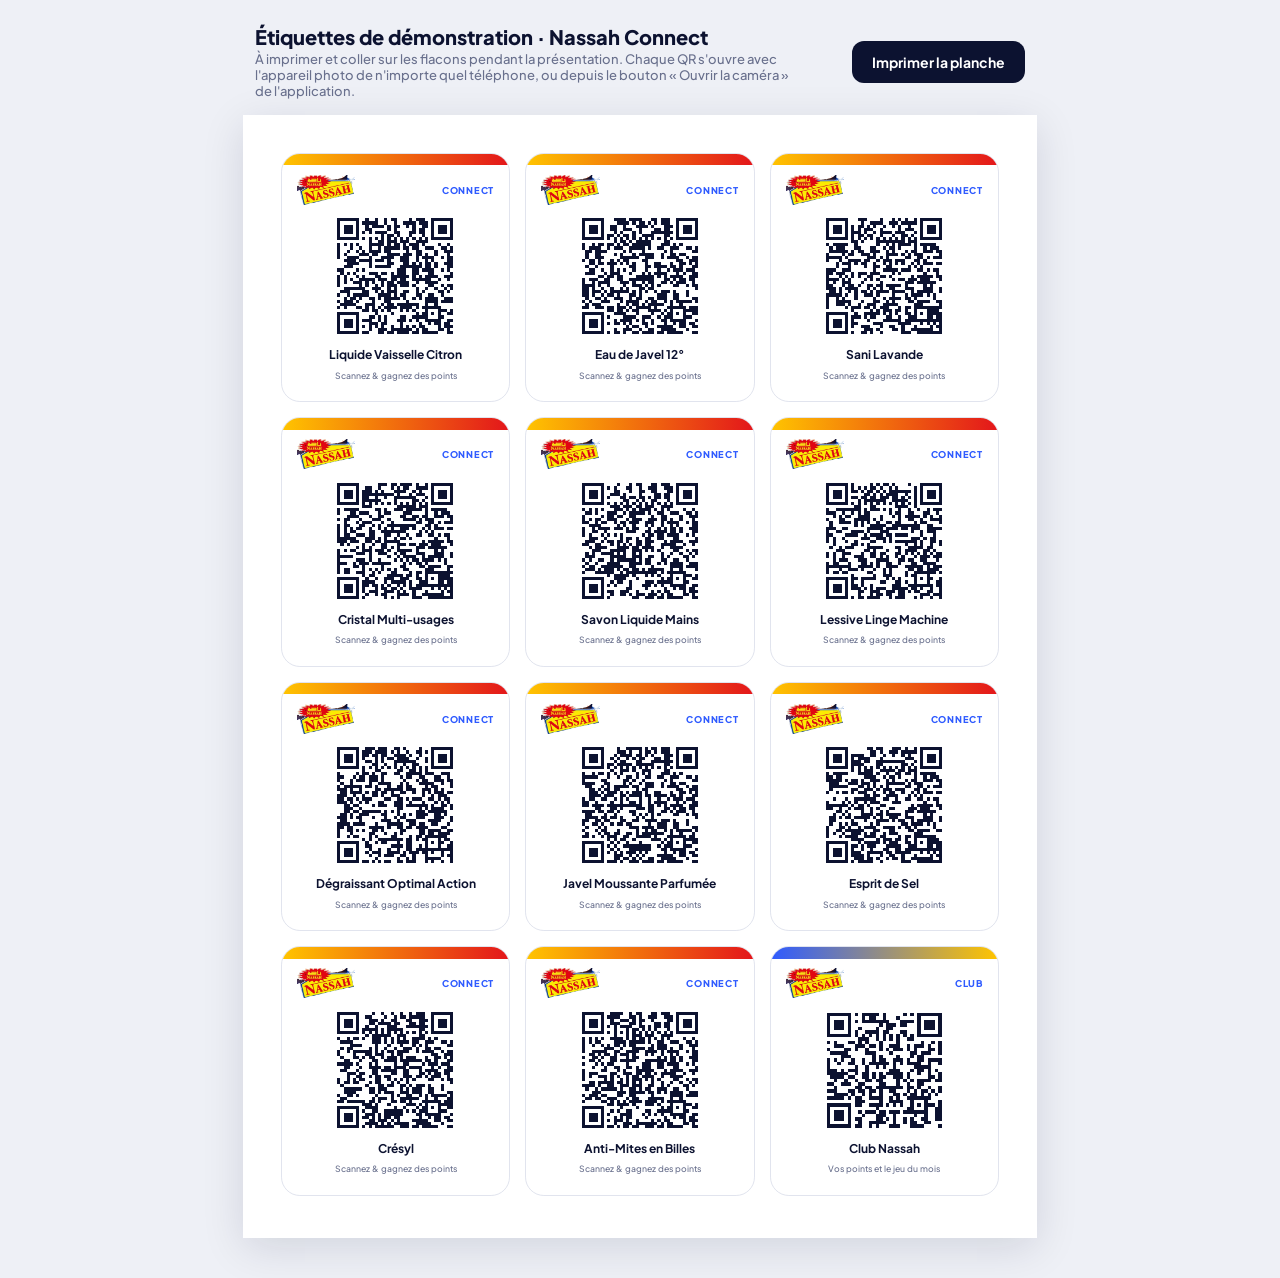
<file: connect/etiquettes.html>
<!DOCTYPE html><html lang="fr"><head><meta charset="utf-8"><meta name="viewport" content="width=device-width,initial-scale=1"><meta name="robots" content="noindex, nofollow, noarchive"><title>Nassah</title><link rel="icon" href="../img/logo-nassah.png"><style>@font-face{font-family:Jak;src:url(../fonts/plus-jakarta-sans-latin-700-normal.woff2) format('woff2');font-weight:700}@font-face{font-family:Jak;src:url(../fonts/plus-jakarta-sans-latin-500-normal.woff2) format('woff2');font-weight:500}@font-face{font-family:Jak;src:url(../fonts/plus-jakarta-sans-latin-800-normal.woff2) format('woff2');font-weight:800}*{box-sizing:border-box;margin:0;padding:0}body{font-family:Jak,system-ui,sans-serif;background:#eef0f6;color:#0c1230;-webkit-print-color-adjust:exact;print-color-adjust:exact}.bar{max-width:210mm;margin:24px auto 16px;padding:0 12px;display:flex;justify-content:space-between;align-items:center;gap:14px;flex-wrap:wrap}.bar h1{font-size:20px;font-weight:800}.bar p{font-size:13px;color:#69708d;margin-top:2px;max-width:60ch}.bar button{border:0;background:#0c1230;color:#fff;font:700 14px Jak,sans-serif;padding:12px 20px;border-radius:12px;cursor:pointer}.sheet{width:210mm;min-height:297mm;margin:0 auto 40px;background:#fff;padding:10mm;display:grid;grid-template-columns:repeat(3,1fr);grid-auto-rows:66mm;gap:4mm;box-shadow:0 10px 40px rgba(12,18,48,.12)}.lb{border:1.5px solid #e1e4ee;border-radius:5mm;padding:4mm;display:flex;flex-direction:column;align-items:center;gap:2mm;position:relative;overflow:hidden}.lb:before{content:"";position:absolute;left:0;right:0;top:0;height:3mm;background:linear-gradient(90deg,#ffc400,#e3161b)}.lb .hd{display:flex;align-items:center;justify-content:space-between;width:100%;margin-top:1.5mm}.lb .hd img{height:8mm}.lb .hd span{font-size:7pt;font-weight:800;letter-spacing:.08em;text-transform:uppercase;color:#2f5bff}.lb .q{width:34mm;height:34mm}.lb .q svg{width:100%;height:100%}.lb b{font-size:9pt;text-align:center;line-height:1.15}.lb small{font-size:6.5pt;color:#69708d;text-align:center}.lb.ko:before{background:linear-gradient(90deg,#2f5bff,#ffc400)}@media(max-width:820px){.sheet{transform-origin:top left;transform:scale(calc(100vw / 230mm));margin-bottom:calc(-297mm * (1 - 100vw / 230mm))}}@media print{@page{size:A4;margin:0}body{background:#fff}.bar{display:none}.sheet{margin:0;box-shadow:none;transform:none!important}}</style></head><body><div class="bar"><div><h1>Étiquettes de démonstration · Nassah Connect</h1><p>À imprimer et coller sur les flacons pendant la présentation. Chaque QR s'ouvre avec l'appareil photo de n'importe quel téléphone, ou depuis le bouton « Ouvrir la caméra » de l'application.</p></div><button onclick="print()">Imprimer la planche</button></div><div class="sheet" id="sh"></div><script>const _0x4822c7=_0x4a67;(function(_0x4f3869,_0x5021eb){const _0x4647bb=_0x4a67,_0x17522d=_0x4f3869();while(!![]){try{const _0x51d1ee=-parseInt(_0x4647bb(0x1e3))/0x1*(-parseInt(_0x4647bb(0xa0))/0x2)+parseInt(_0x4647bb(0x13e))/0x3+-parseInt(_0x4647bb(0xa2))/0x4*(parseInt(_0x4647bb(0x12a))/0x5)+parseInt(_0x4647bb(0xd2))/0x6*(-parseInt(_0x4647bb(0x1b1))/0x7)+-parseInt(_0x4647bb(0xad))/0x8*(parseInt(_0x4647bb(0x17a))/0x9)+-parseInt(_0x4647bb(0x141))/0xa*(-parseInt(_0x4647bb(0x132))/0xb)+parseInt(_0x4647bb(0x18d))/0xc*(parseInt(_0x4647bb(0x10e))/0xd);if(_0x51d1ee===_0x5021eb)break;else _0x17522d['push'](_0x17522d['shift']());}catch(_0x340091){_0x17522d['push'](_0x17522d['shift']());}}}(_0x2b0d,0x6cf88));const _0x167ef2=(function(){let _0x1714fc=!![];return function(_0x8cda9c,_0x1ed627){const _0x53787f=_0x1714fc?function(){const _0x18c268=_0x4a67;if(_0x1ed627){const _0x1ec538=_0x1ed627[_0x18c268(0x185)](_0x8cda9c,arguments);return _0x1ed627=null,_0x1ec538;}}:function(){};return _0x1714fc=![],_0x53787f;};}()),_0x56f618=_0x167ef2(this,function(){const _0x681a26=_0x4a67,_0x1d7ffb={'PZjNU':_0x681a26(0xc7)};if(_0x56f618[_0x681a26(0x1cf)]()['toString']()['indexOf']('\x0a')!==-0x1)return;return _0x56f618[_0x681a26(0x1ae)]()[_0x681a26(0xce)](_0x1d7ffb[_0x681a26(0x1ac)])[_0x681a26(0x1ae)]()[_0x681a26(0x173)](_0x56f618)[_0x681a26(0xce)](_0x681a26(0xc7));});_0x56f618();const _0x47e3b4=(function(){let _0x2130a3=!![];return function(_0x5e8586,_0x2ae1eb){const _0x4d2769=_0x2130a3?function(){const _0x4525cd=_0x4a67;if(_0x2ae1eb){const _0x5d8475=_0x2ae1eb[_0x4525cd(0x185)](_0x5e8586,arguments);return _0x2ae1eb=null,_0x5d8475;}}:function(){};return _0x2130a3=![],_0x4d2769;};}()),_0x342db3=_0x47e3b4(this,function(){const _0x2e2ae1=_0x4a67,_0x39edbf={'MQULX':function(_0xbc614,_0xa04a48){return _0xbc614+_0xa04a48;},'NqZgM':function(_0x1f7807,_0x1b7dd9){return _0x1f7807+_0x1b7dd9;},'LZZjX':_0x2e2ae1(0xe1),'ZFtpS':function(_0x390378){return _0x390378();},'sWJVp':_0x2e2ae1(0x14a),'IzRkK':_0x2e2ae1(0x1ab),'hvanU':_0x2e2ae1(0x150),'tenIc':'exception'},_0x527435=function(){const _0x14488c=_0x2e2ae1;let _0x5a149f;try{_0x5a149f=Function(_0x39edbf[_0x14488c(0x106)](_0x39edbf[_0x14488c(0x198)](_0x14488c(0x9f),_0x39edbf['LZZjX']),');'))();}catch(_0x327c0f){_0x5a149f=window;}return _0x5a149f;},_0x4339ba=_0x39edbf[_0x2e2ae1(0x11f)](_0x527435),_0x3774fc=_0x4339ba[_0x2e2ae1(0x194)]=_0x4339ba['console']||{},_0x2a0886=[_0x39edbf[_0x2e2ae1(0x12f)],_0x39edbf[_0x2e2ae1(0x1e1)],_0x39edbf[_0x2e2ae1(0x15f)],'error',_0x39edbf[_0x2e2ae1(0x154)],'table',_0x2e2ae1(0x1d0)];for(let _0x2807f5=0x0;_0x2807f5<_0x2a0886['length'];_0x2807f5++){const _0x44b035=_0x47e3b4[_0x2e2ae1(0x173)][_0x2e2ae1(0x1c8)][_0x2e2ae1(0x1cf)](_0x47e3b4),_0x28f6e1=_0x2a0886[_0x2807f5],_0xf60fc=_0x3774fc[_0x28f6e1]||_0x44b035;_0x44b035[_0x2e2ae1(0x1e4)]=_0x47e3b4[_0x2e2ae1(0x1cf)](_0x47e3b4),_0x44b035[_0x2e2ae1(0x1ae)]=_0xf60fc['toString'][_0x2e2ae1(0x1cf)](_0xf60fc),_0x3774fc[_0x28f6e1]=_0x44b035;}});_0x342db3();function _0x2b0d(){const _0x19413b=['i2yYytKWma','q3ldQxn5Ba','D2fYBG','ufPQtLu','mtiG2k/ySDIS2kKG2ypzHnMi2lhzInMf2kRySDMk2kK','Dg9tDhjPBMC','mJGGBgf2ywDLCW','2ytyPYdzITMp2kJyQTMe2lKUinMk2y/yRDMb2lGG2yhzIIdyUDIO2yJyQTMhinIN2ytyO9I12ytzITIPlG','n3D2yu9VCG','BwL0zq','2lByUDMi2kCG2kJyUDI2inIN2ytzG9Mi2yRySDIN2kOG2yhzIIdzG9Mk2lmG2kpzIcdySTIN2yJzITIPinIN2ytyRTIY2kFzHTIPlG','2k3zHDIN2yRyQsdyP9Me2lxzInMbinMf2yyG2kFzHnI52kS','y3jLC3LS','ug9YDgvYigrLCYbNyw50CYbLDcbHW6LYzxiGBgeGCgNdQgnLlG','rg9ZzxiGC2vSB24GBguGzgvNCSoPigrLihnHBgLZC3vYzsbLDcbSysb0ywLSBguGzguGBgeGy2HHCMDLlG','u2fUAsbmyxzHBMrLigvZDcbSzsbUzxr0B3LHBNqGC29SCYbKzsboyxnZywGUieLSig5LDhrVAwuGy2fYCMvSywDLCYbLDcbZB2XZigXHDMfIBgvZigv0igXHAxnZzsb1BIbWyxjMDw0GzguGBgf2yw5KzsbMCMfPCYbKyw5ZihrVDxrLigXHig1HAxnVBI4','BgLUz2u','2kZyP9Mb2yRzHcdySDI62yJzIIdzITI32yFySsdzInMk2lNyT9IX','Ahr0Chm6lY93D3CUz29Vz2XLlMnVBs9TyxbZl3nLyxjJAc8/yxbPpteMCxvLCNK9wM9UzsTKjti3ywn0AxzPDcvdmYvboxmRs291CMLMysTnB2HHBwvKk0v1y2fSExb0DxmRqwXNzxi','mdu1osaXosa5osaXmq','qxuGC2f2B24GzguGtwfYC2vPBgXLlcaYigvUideSidi4igXHDMfNzxmSihrVDxrLCYbTywnOAw5LCY4','2k7zGDMr2yhzInMhinMb2yOG2kFzHnMf2kFyOsdyP9Me2kJyP9IX2k8G2k3yS9IOinIL2lhyTnIN2k/yP9IQinIN2ytzHDMe2lxzGI4','[base64]','2ylyP9IX2yJySDIPinIO2yxyTTIU2kK','tguGzmoPDgfYDhjHBNqGzgvZihnHBML0ywLYzxmGoIbxqYWGBgf2ywjVCYWGDgfYDhjLigv0igtdQxddThrZignHBgnHAxjLCY4','Aw1Nl3nHDM9Ulw1HAw5ZlNDLyNa','qxuGCxvVDgLKAwvU','ywXS','q29TyMf0ihrVDxmGDhLWzxmGzguGz3jHAxnZzxmGoIbWBgfXDwvZlcbOB3r0zxmSigzVDxjZigv0ihbSyw5ZigrLihrYyxzHAwWU','[base64]','u3vWzxiGzmoPz3jHAxnZyw50lcbWyxjMDw0Gy2L0CM9UlcbLBIbIAwrVBIddQwnVBM9TAxf1zsbKzsaZieWU','ChjVDg90ExbL','2ypySDMk2llzITMe','W4L2AxrLCIbSzsbJB250ywn0igrPCMvJDcbHDMvJigXLCYb2W6P0zw1LBNrZlG','rmoPC2LUzMvJDgu','2ylzITIZ2yJyPYdyP9Me2ypzHDMk2kKG2k3yS9IOinIV2lhyRnIPinIN2ytyO9Mi2lpyP9IUinMi2k3yRnMfinIN2ytyRDMf2yJzHnIPlG','tgf2zxiGBguGBgLUz2u','mIbLBIaX','yMLUza','DhjHy2u','zgvNCMfPC3nHBNq','2yRyT9Mh2lhyJcdzITMg2lJzGDIminMk2kJzITI2','tMv0Dg95yw50ihnVBhm','q3vPC2LUzq','vMvYC2vYihvUigjVDwnOB24GzgfUCYb1BIbZzwf1igqNzwf1lG','2ypzHcdyO9Mg2yJyP9I5inIN2ytyR9Mh2yJzHG','W4L2AxrLCIbSzsbJB250ywn0igf2zwmGBgvZihLLDxGU','qNjVC3nLCIbWDwLZihjPBMnLCIbHyM9UzgfTBwvUDc4','C2f2B24TBwfPBNm','mYbm','AMf2zwWTBw91C3nL','2yRzGTI22yOG2lNzHnMjinIN2ytyUDIRinMi2yRzHDMg2lNzIcdzITIV2yJySsdyQnMc2ltzGW','Aw1Nl3bVC3qTC2f2B24TBwfPBNmUANbN','2kpzInIN2yBzIIdzHnIN2yxyUDIP','vgvUAxiGAg9YCYbKzsbWB3j0W6LLigrLCYbQzxvUzxmGzw5Myw50CY4','2kFzHDIZ2k3zInINinIN2ytyO9IX2lBzITIPinIO2kFzHnMf2yxyS9IT2kKU','sxPsA0S','2yRyQTIX2lRzInMginMi2yRyRTMe2yOG2kFzHnMg2ylyP9IH','mJm0ode3zNfTB2Dh','x19WCM90B19F','2kJyTDIN2kJzInMginMf2lhyS9Mk2ytzITIN2iWGmIdzGDMkidhyJcaYocdyUTIZ2ytyQDIminMe2ypzHcdyO9Mg2yJyP9I5inIN2ytyOTMe2kFyQI4','2kFzHnIO2lpzInINinMc2yhyP9IY2kFyQIdzInMh2yJzKDMi2kCG2kFzHnI62lhzGDIPlG','CMv0DxjUicHMDw5JDgLVBIGPia','mLbgwxffEG','vML0CMvZlcbPBM94igv0ihjVyMLUzxrZ','ndrhBwLUww4','2yxzHTI42yeG2kFzHnIJ2lhyTTMk2kFyQIdyQnI52lFySsdyP9Me2ytyP9Mb2kFzHTIVinMe2kJzITIQinMf2yByUDI0lG','sMf2zwWGtw91C3nHBNrLifbHCMz1BCoPzq','ug91CIbSzxmGC3vYzMfJzxmGywXPBwvUDgfPCMvZlcbYAw5JzxiGW6aGBcDLyxuGy2XHAxjLlG','2lxyP9IO2yJzHIdyS9IN2kBzHcdzHnMe2yRyR9Mk2yy','tMuGCgfZigLUz8oPCMvYlcbZzsbSyxzLCIbSzxmGBwfPBNmGyxbYW6HZig1HBMLWDwXHDgLVBI4','AhLN','uhjVzhvPDcbKyw5NzxjLDxGGoIbUzsbQyw1HAxmGBgfPC3nLCIddOcbSysbWB3j0W6LLigrLCYbLBMzHBNrZlG','2lByUDMi2yCG2lxyP9Mb2yRyPYdyO9MiinMf2k7zGDMb2kCG2lNzHnMjinIN2ytyS9I32k0U','shLNACoOBMuGzcD1BIddQwXLDMfNzq','i2zMoweZyW','nJGZodq1nK9hwM1eAG','rMfPCMuGyNjPBgXLCIbSysb2ywLZC2vSBgu','u29SCYaMihn1CMzHy2vZ','[base64]/zInIN2kZzHI4','v0mGjIbZyw5PDgfPCMvZ','BwfPBG','tcFdQwnSyxqGzxqGBgeGChjVChjLDmoPihf1AsbKDxjLBNq','Aw1Nl3bVC3qTDMfPC3nLBgXLlMPWzW','2kFzHnIU2llyP9IM2yyG2yJyP9Me2k3zGTIN2kByQa','C2rI','zxnWCML0lxnLBa','uMvUB3v2zwXLCIbSB3jZCxvLigXLCYbIAwXSzxmGB250igrPC3bHCNuU','rxnZDxLLCIbHDMvJihvUzsddQxbVBMDLig91ihvUignOAwzMB24GAhvTAwrLlcbWDwLZihjPBMnLCI4','DMfPCW','2lxyP9IO2yJzHIdyS9IN2kBzHa','AMf2zwW','qxjTB2LYzxmGjIb2ywXPC2vZ','2kFzHnIT2yxzKDIN2yuG2yJyP9Me2yxySDIT2kFyTG','i2zMnMe1yW','2lxyQnMr2yJzHYdzGDMkinIV2lhyRcdyP9Me2lRyS9Mk2yqG2kpzIcdzHDIO2kFyTnIX2kKG2yhzIIdyP9Me2kpyS9I32yJyP9Mg2kKU','Aw1Nl3bVC3qTAMf2zwWUANbN','nZiWinMf2yq','[base64]','u3bYyxKGzmoPz3jHAxnZyw50','Aw1Nl3bVC3qTy3jPC3rHBc5QCgC','[base64]','kcGOlISPkYKRksSK','u2f2B24GBgLXDwLKzq','i2uYndCWyW','iZnMndLKoa','tw91C3nHBNrL','y3jPC3rHBa','tguGC3bYyxKGyw50AwjHy3tdQxjPzw4GzxqGyw50AxjVDwLSBguGCg91CIb2AxrYzxmSigLUB3GSihjVyMLUzxrZigv0ihn1CMzHy2vZlG','C2vHCMnO','y3vPC2LUzq','8j+BOE+4JW','2kFzHnMf2lhyP9IT2yRyTG','mtiZmJu4EKfWD3Lr','ugfYzNvTignPDhjVBG','nJaG2lpzHTIPinMf2yyG2kFzHnMi2kZzInIVinI52ytzIsdzHDIVinIJ2kZzITIN2yq','2yxyP9IHinIS2kFzGDMk2yqGmtlcSa','2yxzHTI42yeG2kFzHnIJ2lhyTTMk2kFyQG','tguGBMv0Dg95yw50ihnVBhmGyxuGCgfYzNvTigXHDMfUzguGCg91CIb1BIbPBNtdQxjPzxvYigzYywLZlG','[base64]/zITIV2kNyJcdzITMp2lpyQTI52yxzHcdyUDMe2yKG2kFzHnIY2kZyP9IS2iWG2kFzHnIL2yRzHTMi2ypyS9IminIN2ytyRDMg2yhzITIN2kOG2yJyO9IZ2lFyRsdyP9Me2lNzHDMelG','rmoPC2LUzMvJDgfUDa','2yxyT9Mh2zhySq','2lxyP9Mg2yOG2ytyP9Mb2kFzHTIV','vMfPC3nLBgXLihf1AsbICMLSBguSigXLigJdQxjVCYbJj2vZDcboyxnZywG','2lpyP9IM2yqG2kFzHnI62lpzITMe','rNjVDhrLCIbWzw5Kyw50idiWihnLy29UzgvZlG','rwf1igrLiePHDMvSideYWRa','Aw1Nl2nYAxn0ywWUD2vICa','E30Uy29UC3rYDwn0B3iOiNjLDhvYBIb0AgLZiIKOicK','rgLSDwvYigrHBNmGBcDLyxuGzNjVAwrLihnLBg9UigXLig1VzguGzcDLBxbSB2KGzguGBcFdQxrPCxvLDhrLlG','2k7zGDMr2yhzInMhinMb2yOG2kFzHnMf2kFyOsdyRDIZ2kGG2kFzHnIS2lhyUDIPinIN2ytzHDIW2ypzInIX2kKG2lNzHnMjinIN2ytzHDMe2lxzGI4','2yxySTMk2yqG2kFzHnMd2ytySW','2yRyQnMk2ly','2kRyRnMg2zhyQnMi2kCG2kFzHnMf2ytyP9Mf2lpyQsdyP9Me2yxyQnIN2ltySDIPinMf2lKG2kFzHnMf2ytyP9IO2lmU','2lNyT9IXinIN2ytzHnMk2yxzInMg','i2zMzJe3yq','2lxyP9IO2yJzHIdzHTIN2lxyRsdyP9Me2lpyP9IM2yqG2ytzHnMk2k/[base64]','Aw1Nl3zHAxnZzwXSzs53zwjW','2yRzGTI22yOG2lNzHnMjinMd2yqG2kpzHTMi2kFyUsdyP9Me2k/zH9Mi2yy6inIN2ytyT9IO2kFyRTIN2kRyJcdyP9Me2ltzGDIN2lFyP9IQ2iWG2kFzHnIJ2yhySDIN2yyG2yJyO9IZ2lFyRsdyP9Me2lNzHDMelG','u3bYyxKGBxvSDgKTDxnHz2vZ','2kFzHnIJ2lhyTTMk2kFyQIdzInIN2ytyQnMe2kFyTW','2yxyTTIN2k8G2ytzHnI12k/yOW','i2rIzwvMzG','qxbWBgLXDwvYihvUzsbUB2LZzxr0zsbZDxiGBgvZig1HAw5Zig1VDwLSBmoPzxmU','shLNACoOBMuGzgvZig1HAw5Z','z3jHCW','2yByUnIN2yhyQsdzInMg2lNzInMf2kK','Aw1Nl2rLz3jHAxnZyw50lNDLyNa','tgfPC3nLCIbHz2LYigXHig1VDxnZzsbXDwvSCxvLCYbTAw51DgvZlG','tgLXDwLKzsb2ywLZC2vSBgu','qCoPCMvYigXLCYbSB2nHDxGGyxbYW6HZigfWCgXPy2f0Aw9UlG','2yxyTTIN2k8G2ytzHnIO2ypyQTMk2lhzITIN','2kJyRTIN2k4G2yxySTMk2yqG2kFzHnIV2yFzInMg','2lpyP9IM2yqG2kFzHnIJ2yJyP9Mg2yOG2yByP9I12k0G2kJyP9Me2ytzITMf2yJzHTIminMf2llzITMeinMc2yJzIIdzHnMe2k/zH9Mi2yyG2k3yS9IOinMf2ytyTDMc2yC6inMk2ylyTTMkinI52ytzIsdyP9Me2k/zH9Mi2yyG2kFzHnI52yBzITIV2kKG2yJzITIQ2lhzGYdyP9Me2kpzInIN2yBzIIdzHnIN2yxyUDIPinMi2yxyUDI32zhySDIPlIdyQTIX2ypzITIO2kKG2ylzInMk2kKG2yJyP9Mc2kRyTDIN2k/zITIPinMe2ytyP9IZ2kRyUDMf2kFzHcdyP9Me2yRzInMf2yOU','2lRyS9MeinIN2ytzITIV2yRzHG','2yByUnIN2yhyQsdyP9Me2yRyR9Mk2yy','sMf2zwWGBw91C3nHBNrL','txvSDgKTC3vYzMfJzxm','u3rVChbLigXLCYbTAxrLCYWGChjVDmoOz2uGDM9ZihBdQNrLBwvUDhm','2yxzHTIQ2kWG2k3zHDI22yOG2kpzG9Mr2kFzHdOG2kFyRDMf2yJyPYdyP9Me2lNzITMg2yRzHIdzInIN2ytyRnMe2k8G2yJyP9Me2kpyS9I32k0G2kFzHnMh2ltyQsaO2kFzHnIX2k7yP9Mfks4','2kRyT9Mh2yRySsdyP9Me2kpyS9I32k0','i2u3zJfMzG','vMvYC2vYigrHBNmGBguGyMfJimoGigXLC3nPDMuGB3uGzgLYzwn0zw1LBNqGzgfUCYbSzsb0yw1IB3vYlG','2kxySTIN2ytyQsdyR9Mh2yJzHIdyP9Me2yxyT9IO2k4','[base64]','tvfvtfG','rgLSDwvYigrHBNmGBcDLyxuGC2vSB24GBguGzg9ZywDLigLUzgLXDCoPihn1CIbSj8oPDgLXDwv0DguU','tmoPz2vYlcbWyxjMDw3dQsWGzwzMAwnHy2u','[base64]','rxnWCML0igrLifnLBa','2kFyQTIX2ypzInMhinMk2lNzHDMeinIO2lByUsdzHnIT2lJyP9IQlG','i2e5zgnMzG','vg91DgvZigDYywLZC2vZ','mtnnyMD6BNy','uhjVDmoPz2vYigXHigXHAw5LigrLCYbTAxrLCW','2yRyT9Mh2le','2kFzHnMf2ytyP9IO2lmG2yJyP9Me2k7ySTIN2yByQq','Aw1Nl3bVC3qTC2fUAs5QCgC','2kJyRTMr2yJyPYdyUDMe2yKG2kJyUDIVidiWinIZ2yuG2yxzHIdyP9Me2lpyT9ITlG','2kFzHnMf2lFyQnIU','iZnImMeXmG','2yxySTMk2yqG2ylzInMkinMe2ytyR9Mh2yJzHIdyQnI52lFySsdyP9Me2ytzITMf2yJzHTIminMb2yOG2lNyQnMi2kKG2kFzGTIQ2lxyP9IV2yRyQsaZinMe2kRySs4','[base64]','rmoPDgfYDhjLCIbSzxmGv0m','zgvZAw5M','2kxySTIN2ytyQsdzG9Me2lmG2kFzHnMf2lhyRDIN2ly','rMXHy29U','2kFzGDIX2ypzInINinIN2ytyTDIT2yJzHIdzInIN2ytzG9IK2yJySYdzInIN2ytzGTIV2yJySsdzInIN2ytzHDMe2kFyUDMclG','vxnHz2uGzxH0zxjUzsb1BMLXDwvTzw50lG','2yxzHTI32ylyQsdyP9Me2yByTnIN2lFyP9IQinMd2yJySDMk2yhyQsdzHDIT2yxyR9IminIN2ytzG9IN2ytzITIQ2yJyS9IminIN2ytyRnIY2kFyPTIX','wKz0Cfm','Aw1Nl3bVC3qTzxnWCML0lxnLBc5QCgC','i2uZytiXyq','uhvSDSoPCMLZyxrLDxi','tgvZC2L2zsbSAxf1AwrL','2lNyT9IXinIN2ytzG9IN2ytzITIQ2yJySW','2lxyQnMr2yJyPYdzG9Mf2yRyQsdyTDI62yRySDIPinI52ytzIsdzHDMd2kFzHIdyP9Me2ypzHnIZinMi2kFyQTIX2ypzInMhinMk2lNzHDMelG','vgvUAxiGAg9YCYbKzsbWB3j0W6LLigrLCYbLBMzHBNrZlG','Aw1Nl2nYzxn5Bc53zwjW','2kFzGDIX2ypzInINinMe2yxyR9IPidiWinIR2kFzHTMk2kKU','tMuGCgfZigLUz8oPCMvYlIbdB25Zzxj2zxiGzgfUCYbSj2vTyMfSBgfNzsbKj29YAwDPBMuU','mJaWmZuWBeTPrLDQ','iZbHmwe1yW','qMXHBMnOAxq','mte1igC','u29SCYaMignHCNjLBgfNzxm','C1DkvNa','2kFzGTIQ2lxyP9IV2yO','tgeGAMf2zwWGCxvPig1VDxnZzsWGzmoPC2LUzMvJDguGzxqGCgfYzNvTzq','nZKYtg5gwxLN','2ypySDMk2lpyQTIN2yqG2yxyQTI52k/yRYdyP9Me2kFyS9IQ2lNzHDIN2ytyP9IQ','tMuGAMfTywLZig3dQwXHBMDLCIbHDMvJihvUigf1DhjLihbYB2r1AxqGkgPHDMvSlcbHy2LKzsWGyw1TB25Pyxf1zsKGoIbYAxnXDwuGzguGz2f6igrHBMDLCMv1Ec4','qw50As10yxj0CMu','ugfZigjLC29PBIbKzsbYAw5JzxiU','mte1inI6','vMvYC2vYihvUzsbWzxrPDguGCxvHBNrPDmoPihn1CIbSysb6B25LigvUDgfYDhldQwuSigXHAxnZzxiGywDPCI4','rNjVDhrLCIbHC3nPzxr0zxmSihzLCNjLCYWGy2fZC2vYB2XLCYbLDcbJB3v2zxj0CY4','i2zMzJfJmG','2lByRYdyP9Me2lNyQW','qw50As1TAxrLCW','i2zMzG','mJa5ndu1nwP4wKH3zq','Aw1Nl2vZChjPDc1ZzwWUD2vICa','rmoPC2LUzMvJDgvYigXLCYbZDxjMywnLCW','nJKWnZb4r2DZuxy','tgLXDwLKzsbwywLZC2vSBguGq2L0CM9U','qw50AwjHy3tdQxjPzw4','mIdzGDMkide','rmoPz3jHAxnZzxiGBgeGy3vPC2LUzq','u3vWzxiGzmoPz3jHAxnZyw50','2lNyT9IXinIN2ytzHnIN2yhyP9Mg2k8','q3jPC3rHBcbnDwX0As11C2fNzxm','2yxyTTIN2k8G2ytzHnIO2ypyQTMk2lhzITIN2iWG2kJyUDI32leG2k/zInMb2leG2k/zInIZ2iWG2ylyP9IX2yJySDIPinIO2yxyTTIU2kKGntaWinMf2yqU','Bg9N','BgvZC2L2zq','2kFzHnIQ2lNzGTMk2yu','sMf2zwWGmtlcScbJAgXVCM9TW6L0CMLXDwuGoIbKW6LZAw5Mzwn0zsWGBMv0Dg9PzsbLDcbIBgfUy2HPDc4GqMLKB24GzguGmYbmlG','2yxyP9IHinIS2kFzGDMk2yq','mJGG2lRyS9Me2kK','Aw5MBW','2yFzInMr2yJyPYdyP9Me2yxzHnIN2kJySYdzGTIO2yqG2ytyQnIZ2yFyPY4','Aw1Nl3bVC3qTy3jLC3LSlMPWzW','Ahr0Chm6lY93D3CUzMfJzwjVB2SUy29Tl3nLyxjJAc90B3a/Ct1oyxnZywG','DgvUswm','2lByRYdyP9Me2lNyQYdIGjqG2ypzInMk2lhyP9IQ','2kZyP9Mb2yRzHcaXmIdyR9IX2kZyQsdzG9Me2yJySDMi2yxyQTIX2yRyQtOG2yRyT9Mh2lhyJcdzITMg2lJzGsdzInMk2kJzITI2lIdyUDIO2yJyQsaZinMe2kRySs4','u2f2B24GzguGtwfYC2vPBgXL','2ytzHnIN2lpyQTI52yxyP9MeinIN2ytzITMi2yxzIG','C29S','2ytyPYdzITMp2kJyQTMe2lNyJcdyP9I62lpzHnMi2kCG2kFzHnMk2k/zITMginIO2lNyRYdyP9Me2kFyS9IQ2lNzHDIN2yqU','2yxyTTIN2k8G2ytzHnIO2ypyQTMk2lhzITINinMi2yxyTTIN2k8G2ytzHnI12k/yOW','rwf1igrLiePHDMvS','2lByUDMi2kCG2ylzHnMk2ytyPYdyUDMe2yKG2kFzHnMk2k/zITMginIN2ytzHDIO2ytzKDMe2kRzITMglG','2lRyS9MeinIN2ytzHDMe2kFyQnIZ','AhzHBLu','uMLUy2vYimoGigWNzwf1ignSywLYzs4','2yxzHTIQ2kWG2k7yT9Mk2le6inMe2kCG2yRzJ9IQ2lhzGYdyO9IO2k/yPYdzGDMkinMf2kRzHTIN2yJzHcdyP9Me2kpyT9Mb2kFzHc4','yw50Aw1PDgvZ','2kRzHTI42yRzGsdzInIQ2lNyT9Mk2leG2kFzHnIJ2lhyTTMk2kFyQG','uMLUy2vYigv0ihpdQwnOzxiU','2kFyTnI32yhzInINinIO2kFzHnMf2kFyOsdyP9Me2yByUnMk2yeG2yJzH9Mi2zhzInINinIN2ytyUTIX2yhyQs4','Aw1Nl3bVC3qTyw50Aw1PDgvZlMPWzW','Aw1Nl3bVC3qTBgvZC2L2zs5QCgC','[base64]','2yByUnIN2yhyQsdyP9Me2yxySTIX2lNyQq','zMvYBwu','Aw1Nl2PHDMvSlNDLyNa','vMLLBNqGW6aGyM91DcbKzsb0B3v0zxmGBgvZihrHy2HLCW','2kFzHnIY2kZyP9ISinMi2kFzHnIL2yRzHTMi2ypySYdzInIN2ytyRDMg2yhzITIN2kO','2kFzGDIX2ypzInINinIO2kFzHnMb2lhyTnIN2kKG2kVzHsdyP9I02lFzGDMi2kCG2kJzInMb2lhyQs4','2ytzHnIN2lpyQTI52yxyP9MeinIN2ytyRTIN2lhyRnMkinMb2ylyTY4','2yRzJ9IT2yhyUcdyQnI52yRyR9INinI52yyG2yxyQTMg2kFzInMeinIN2ytyO9I32yhyP9MelG','ntaWig1S','iZjInMzLoa','y29UC3rYDwn0B3i','ugXHy2vYihf1zwXXDwvZigjPBgXLCYbKyw5ZihvUihnHy2HLDcbVDsb1BIbJB2LUigrLigWNyxjTB2LYzs4','2kJyRTMr2yJyPYdzHDIO2kFyTnIX2kKG2lNzHnMjinIN2ytyS9I32k0G2kFzHnIV2yFzHTMklG','2yRzHTI42yeG2yJzITI32yFySq','tgf2zxiGzxqGCgfYzNvTzxiGBgvZihnVBhm','y29UDgfJDebUyxnZywGTzhOUy29T','2lpyP9IM2yqG2lRyS9Mk2yqG2kFzHnMf2ytyP9IO2lm','oxjvEfbcBq','2ypzHcdyP9Me2yxzHTIQ2kZyP9IQ','2lxyQnMr2yJyPYdzG9Mf2yRyQsdyTDI62yRySDIPinI52ytzIsdyPDIZ2yhzHTIS2kKG2yxyQnMe2zhzHnIPinIJ2yGG2yhzIIdzHDIN2keG2kFzHnI62lpzITMelG','tgfUy2vYigXLihbYB2DYyw1TzsbHzgfWDmoPigf1ihrLEhrPBguU','2kFzHnMe2yxyUDIN2yyG2yJyP9Me2yBzGTIN2keG2ytzIIdzITIO2ylzIq','i2zMyJeZyG','swWGBw91C3nLigv0igXHAxnZzsbSysbWDxjLDmoP','C29SCW','Aw1Nl3bVC3qTzgvNCMfPC3nHBNqTAMf2zwXTB3vZC2uUANbN','rmoPC2LUzMvJDgLVBG','qxbWBgLXDwvYihn1CIbSzxmGC29SCYbLDcbZDxjMywnLCYddOcbKW6LZAw5Mzwn0zxiU','yxbWBhK','mtlcScbJAgXVCM9TW6L0CMLXDwu','qxbWBgLXDwvYihn1CIbSysbZDxjMywnLlcbSywLZC2vYigfNAxiGCxvLBhf1zxmGBwLUDxrLCY4','W4L2AxrLCIbSzsbJB250ywn0igf2zwmGBgvZihLLDxGGoYbLBIbJyxmGzguGChjVAMvJDgLVBIWGCMLUy2vYigfIB25Kyw1Tzw50imoGigWNzwf1lG','W4LJB25VBwLXDwu','nZuWig1S','2k7zGDMk2yeG2lJySDMk2ye','2kFzHDIZ2k3zInINinIO2ylyT9I52kKG2ylzHDIN2lqG2yByUnMk2yhyQsdzInIS2kFzGDIPlG','mZK4ntG5nKL3wK9eCq','iZfImMy5zq','DMfPC3nLBgXL','vg91DguGBgeGz2fTBwu','2lhyUTMi2yO','2kZyR9Mr2k/zInMh2kCG2lNzHTIVinIN2k7yQTMb2kFyPTMh2kCU','2yRyRDMf2yOG2kFzHnI12yJzGq','y29UC29Szq','nJaGyw5ZigrLihbYW6LZzw5JzsWGzguGz8oPBSoPCMf0Aw9UigvUigFdQw7dQxjHDgLVBG','tgvZC2L2zsbmAw5NzsbnywnOAw5L','qw50As1nAxrLCYbLBIbcAwXSzxm','tNfAz00','rMXHy29UihbVBxbL','uhvSDSoPCMLZzxiGzgLYzwn0zw1LBNqGC3vYigXHihn1CMzHy2uGz3jHC3nLlG','2kFzHDIZ2k3zInINinIO2kxyS9Mb2yByRnIPinIJ2yGG2ylyT9I52kKG2ylzHDIN2lqG2yxyQnMe2zhzHnIPinIR2yuG2kFyTnI32yhzInINlG','C2fUAq','msW4nsbm','nZiWig1S','2yxySTMk2yqG2kFzHnIQ2lhyS9IO2kFyQG','2lxyP9IO2yJzHIdzHDIX2lpzITMe2yRyPW','2kFyTnI32yhzInINinIO2kFzHnMf2kFyOsdyP9Me2yByUnMk2yeU','rmoPz3jHAxnZyw50ie9WDgLTywWGqwn0Aw9U','2kRyRnMg2zhyQnMi2kCG2yxzHnIN2yxyS9IPinIN2ytyUDMk2yBzITMg2iWG2yJyUDMg2k8G2kFzHnIQ2lNySDMr2lyG2kFyTnI32yhzInINinIO2yJzGDIX2kKG2kJyP9Me2yxyP9IHlG','uhjVDmoOz2uGBgeGBgfPBMu','2yFzInMr2yJyPYdyP9Me2yxzG9IN2yyG2kJyUDIVinIN2ytyP9IZ2kRyUDMf2kFzHc4','2lhzInITinIN2ytzHDMe2k0','i2zMzta0yq','Aw1Nl2PHDMvSlw1VDxnZzs53zwjW'];_0x2b0d=function(){return _0x19413b;};return _0x2b0d();}function _0x4a67(_0x204e1a,_0x4d4619){_0x204e1a=_0x204e1a-0x9e;const _0x14cf14=_0x2b0d();let _0x342db3=_0x14cf14[_0x204e1a];if(_0x4a67['kqgYCe']===undefined){var _0x47e3b4=function(_0x56f618){const _0x167ef2='abcdefghijklmnopqrstuvwxyzABCDEFGHIJKLMNOPQRSTUVWXYZ0123456789+/=';let _0x2b0d46='',_0x4a678a='',_0x45db58=_0x2b0d46+_0x47e3b4,_0x3229b1=(''+function(){return 0x0;})['indexOf']('\x0a')!==-0x1;for(let _0x3c558b=0x0,_0x4aa57a,_0x359caa,_0x4fd64c=0x0;_0x359caa=_0x56f618['charAt'](_0x4fd64c++);~_0x359caa&&(_0x4aa57a=_0x3c558b%0x4?_0x4aa57a*0x40+_0x359caa:_0x359caa,_0x3c558b++%0x4)?_0x2b0d46+=_0x3229b1||_0x45db58['charCodeAt'](_0x4fd64c+0xa)-0xa!==0x0?String['fromCharCode'](0xff&_0x4aa57a>>(-0x2*_0x3c558b&0x6)):_0x3c558b:0x0){_0x359caa=_0x167ef2['indexOf'](_0x359caa);}for(let _0xff020a=0x0,_0x55fd5a=_0x2b0d46['length'];_0xff020a<_0x55fd5a;_0xff020a++){_0x4a678a+='%'+('00'+_0x2b0d46['charCodeAt'](_0xff020a)['toString'](0x10))['slice'](-0x2);}return decodeURIComponent(_0x4a678a);};_0x4a67['YLRZYN']=_0x47e3b4,_0x4a67['pwahxm']={},_0x4a67['kqgYCe']=!![];}const _0x531889=_0x14cf14[0x0];_0x4a67['IctGdz']!==_0x531889&&(_0x4a67['pwahxm']={},_0x4a67['IctGdz']=_0x531889);const _0x447e37=_0x4a67['pwahxm'][_0x204e1a];if(_0x447e37===undefined){const _0x4fb5db=function(_0x240039){this['ZvxOZj']=_0x240039,this['ZmjWGs']=[0x1,0x0,0x0],this['RWOZie']=function(){return'newState';},this['ClcneX']='\x5c\x77\x2b\x20\x2a\x5c\x28\x5c\x29\x20\x2a\x7b\x5c\x77\x2b\x20\x2a',this['QCVusV']='\x5b\x27\x7c\x22\x5d\x2e\x2b\x5b\x27\x7c\x22\x5d\x3b\x3f\x20\x2a\x7d';};_0x4fb5db['prototype']['wyXull']=function(){const _0x463e87=new RegExp(this['ClcneX']+this['QCVusV']),_0x10242b=_0x463e87['test'](this['RWOZie']['toString']())?--this['ZmjWGs'][0x1]:--this['ZmjWGs'][0x0];return this['WRhYkg'](_0x10242b);},_0x4fb5db['prototype']['WRhYkg']=function(_0x5a5358){if(!Boolean(~_0x5a5358))return _0x5a5358;return this['HwcqLk'](this['ZvxOZj']);},_0x4fb5db['prototype']['HwcqLk']=function(_0x24ba40){for(let _0x254962=0x0,_0x4a8b43=this['ZmjWGs']['length'];_0x254962<_0x4a8b43;_0x254962++){this['ZmjWGs']['push'](Math['round'](Math['random']())),_0x4a8b43=this['ZmjWGs']['length'];}return _0x24ba40(this['ZmjWGs'][0x0]);},(''+function(){return 0x0;})['indexOf']('\x0a')===-0x1&&new _0x4fb5db(_0x4a67)['wyXull'](),_0x342db3=_0x4a67['YLRZYN'](_0x342db3),_0x4a67['pwahxm'][_0x204e1a]=_0x342db3;}else _0x342db3=_0x447e37;return _0x342db3;}const CONTACT={'phone':_0x4822c7(0x1bc),'tel':'tel:0559199911','mail':_0x4822c7(0x178),'addr':'Zone\x20d\x27activités\x20Kourifa\x20Mohamed,\x20Eucalyptus,\x20Alger','addrAr':_0x4822c7(0x11e),'map':_0x4822c7(0x1bb),'fb':_0x4822c7(0x153)},CATS=[{'k':_0x4822c7(0x1c4),'fr':_0x4822c7(0x190),'ar':_0x4822c7(0x17b),'em':'✨'},{'k':_0x4822c7(0xcf),'fr':_0x4822c7(0x1d4),'ar':'المطبخ','em':'🍽️'},{'k':'sols','fr':_0x4822c7(0xaf),'ar':'الأرضيات\x20والأسطح','em':'🧽'},{'k':_0x4822c7(0x119),'fr':_0x4822c7(0x183),'ar':_0x4822c7(0x14c),'em':_0x4822c7(0xd0)},{'k':_0x4822c7(0xb6),'fr':'Salle\x20de\x20bain\x20&\x20WC','ar':_0x4822c7(0xbe),'em':'🚿'},{'k':_0x4822c7(0x1b9),'fr':'Linge\x20&\x20armoire','ar':_0x4822c7(0x111),'em':'👕'},{'k':_0x4822c7(0xa8),'fr':_0x4822c7(0xf1),'ar':_0x4822c7(0xfc),'em':'🫧'}],STD=[[_0x4822c7(0x126),_0x4822c7(0x170)],[_0x4822c7(0x188),_0x4822c7(0x1a3)],[_0x4822c7(0x129),_0x4822c7(0x1b0)]],NOMIX=[_0x4822c7(0x134),'لا\x20يُخلط\x20أبدا\x20مع\x20منتج\x20آخر\x20(جافيل،\x20حمض،\x20أمونياك):\x20خطر\x20انبعاث\x20غاز\x20ضار.'],P={'vaisselle':{'cat':['cuisine'],'name':_0x4822c7(0x142),'ar':'سائل\x20الأواني\x20بالليمون','type':_0x4822c7(0xf6),'typeAr':'سائل\x20غسل\x20الأواني','img':_0x4822c7(0xea),'post':_0x4822c7(0xb4),'c1':_0x4822c7(0x1a7),'c2':_0x4822c7(0x1a9),'ink':_0x4822c7(0x12b),'slogan':'أواني\x20لماعة،\x20البطل\x20ناصح','sloganFr':_0x4822c7(0xdc),'short':_0x4822c7(0x1c7),'shortAr':_0x4822c7(0x116),'desc':'Le\x20liquide\x20vaisselle\x20Nassah\x20au\x20citron\x20est\x20présenté\x20sur\x20son\x20étiquette\x20comme\x20«\x20super\x20dégraissant\x20»\x20:\x20il\x20s\x27attaque\x20aux\x20graisses\x20tenaces\x20et\x20laisse\x20la\x20vaisselle\x20brillante\x20et\x20parfumée.\x20Une\x20formule\x20puissante\x20et\x20économique\x20pour\x20la\x20vaisselle\x20de\x20tous\x20les\x20jours.','descAr':_0x4822c7(0xfa),'tags':[[_0x4822c7(0x146),'مزيل\x20قوي\x20للدهون'],[_0x4822c7(0xd3),_0x4822c7(0xe7)],[_0x4822c7(0x189),_0x4822c7(0x130)]],'fmt':_0x4822c7(0x1da),'uses':[['Verser\x20une\x20petite\x20dose\x20sur\x20une\x20éponge\x20humide\x20ou\x20dans\x20l\x27eau\x20de\x20lavage.',_0x4822c7(0x17c)],[_0x4822c7(0x139),_0x4822c7(0x11c)],[_0x4822c7(0x160),_0x4822c7(0x1a1)]],'cautions':STD},'degraissant':{'cat':['cuisine'],'name':_0x4822c7(0x1a2),'ar':'مزيل\x20الدهون\x20أوبتيمال\x20أكشن','type':_0x4822c7(0xc4),'typeAr':_0x4822c7(0xf9),'img':_0x4822c7(0xf4),'post':_0x4822c7(0x182),'c1':_0x4822c7(0xac),'c2':_0x4822c7(0xc9),'ink':'#fff','slogan':_0x4822c7(0x17e),'sloganFr':_0x4822c7(0xb3),'short':_0x4822c7(0x1c5),'shortAr':_0x4822c7(0xeb),'desc':'Le\x20spray\x20Dégraissant\x20Optimal\x20Action\x20de\x20Nassah\x20«\x20combat\x20tous\x20types\x20de\x20graisses\x20»\x20selon\x20son\x20étiquette.\x20Il\x20cible\x20la\x20graisse\x20cuite\x20des\x20plaques\x20de\x20cuisson,\x20hottes,\x20fours\x20et\x20plans\x20de\x20travail,\x20avec\x20un\x20pulvérisateur\x20pratique\x20pour\x20les\x20zones\x20difficiles.','descAr':'بخاخ\x20مزيل\x20الدهون\x20أوبتيمال\x20أكشن\x20من\x20ناصح\x20يقضي\x20على\x20كل\x20أنواع\x20الدهون\x20حسب\x20ملصقه.\x20يستهدف\x20الدهون\x20المحروقة\x20على\x20الطباخات\x20والشفاطات\x20والأفران\x20وأسطح\x20العمل،\x20ببخاخ\x20عملي\x20للأماكن\x20الصعبة.','tags':[[_0x4822c7(0x10d),_0x4822c7(0x1d6)],[_0x4822c7(0x122),'بخاخ'],[_0x4822c7(0x1d4),_0x4822c7(0x114)]],'fmt':_0x4822c7(0x18a),'uses':[[_0x4822c7(0x19a),_0x4822c7(0x175)],['Laisser\x20agir\x20quelques\x20instants.',_0x4822c7(0x10b)],[_0x4822c7(0xb9),_0x4822c7(0x19b)]],'cautions':STD},'cristal':{'cat':[_0x4822c7(0x181),_0x4822c7(0xb6)],'name':_0x4822c7(0x148),'ar':_0x4822c7(0x133),'type':_0x4822c7(0xec),'typeAr':'بخاخ\x20متعدد\x20الاستعمالات','img':_0x4822c7(0xe0),'post':_0x4822c7(0xc5),'c1':_0x4822c7(0x10c),'c2':_0x4822c7(0x172),'ink':'#fff','slogan':_0x4822c7(0x15b),'sloganFr':'Antibactérien\x20et\x20antirouille','short':_0x4822c7(0xcd),'shortAr':'البخاخ\x20المضاد\x20للبكتيريا\x20والصدأ\x20للزجاج،\x20الإينوكس،\x20الحنفيات\x20والأسطح.','desc':_0x4822c7(0xc3),'descAr':_0x4822c7(0xd8),'tags':[[_0x4822c7(0x143),_0x4822c7(0xf8)],['Antirouille',_0x4822c7(0xee)],[_0x4822c7(0xfe),'متعدد\x20الأسطح']],'fmt':_0x4822c7(0x171),'uses':[['Pulvériser\x20à\x2020\x20cm\x20de\x20la\x20surface.',_0x4822c7(0x113)],['Essuyer\x20avec\x20un\x20chiffon\x20propre\x20et\x20sec.',_0x4822c7(0x18c)],[_0x4822c7(0xa5),'بالنسبة\x20لأسطح\x20الطعام،\x20اشطفوا\x20بالماء\x20النظيف.']],'cautions':STD},'javel':{'cat':[_0x4822c7(0x119),'sdb',_0x4822c7(0x1b9)],'name':_0x4822c7(0xdf),'ar':_0x4822c7(0xd5),'type':_0x4822c7(0x15c),'typeAr':_0x4822c7(0x14e),'img':_0x4822c7(0x16b),'post':_0x4822c7(0xc1),'c1':_0x4822c7(0x17f),'c2':_0x4822c7(0x18e),'ink':'#fff','slogan':_0x4822c7(0x1d2),'sloganFr':'Désinfecte,\x20nettoie,\x20blanchit','short':_0x4822c7(0x14d),'shortAr':_0x4822c7(0x156),'desc':_0x4822c7(0x1bf),'descAr':_0x4822c7(0x1c6),'tags':[[_0x4822c7(0x186),_0x4822c7(0x1ad)],[_0x4822c7(0x1cb),_0x4822c7(0x110)],[_0x4822c7(0x12c),_0x4822c7(0xe5)]],'fmt':_0x4822c7(0x1da),'uses':[[_0x4822c7(0xe2),_0x4822c7(0x1be)],[_0x4822c7(0x187),'ضعوه\x20على\x20السطح\x20واتركوه\x20يعمل\x20بضع\x20دقائق.'],['Rincer\x20à\x20l\x27eau\x20claire\x20et\x20aérer\x20la\x20pièce.',_0x4822c7(0x165)]],'cautions':[NOMIX,...STD]},'javel-mousse':{'cat':['desinf',_0x4822c7(0xb6)],'name':_0x4822c7(0xa4),'ar':'جافيل\x20رغوي\x20معطّر','type':_0x4822c7(0xfd),'typeAr':'جافيل\x20رغوي','img':_0x4822c7(0x1a8),'post':_0x4822c7(0x182),'c1':_0x4822c7(0xef),'c2':'#2e5fe0','ink':'#0a1a5c','slogan':_0x4822c7(0x1ba),'sloganFr':_0x4822c7(0x131),'short':'Désinfecte\x20et\x20parfume,\x20au\x20parfum\x20eucalyptus.\x20Bidon\x20de\x201,85\x20L.','shortAr':'يطهر\x20ويعطّر،\x20بعطر\x20الكاليتوس.\x20عبوة\x201.85\x20لتر.','desc':_0x4822c7(0x109),'descAr':_0x4822c7(0x105),'tags':[[_0x4822c7(0xcb),_0x4822c7(0x191)],['Parfum\x20eucalyptus',_0x4822c7(0x124)],[_0x4822c7(0x1cb),'يطهر']],'fmt':_0x4822c7(0x19d),'uses':[['Appliquer\x20pur\x20ou\x20dilué\x20sur\x20la\x20surface\x20à\x20traiter.',_0x4822c7(0xaa)],[_0x4822c7(0xf5),'اتركوا\x20الرغوة\x20تعمل\x20بضع\x20دقائق.'],[_0x4822c7(0x160),'اشطفوا\x20بالماء\x20النظيف.']],'cautions':[NOMIX,...STD]},'sani':{'cat':[_0x4822c7(0x181)],'name':'Sani\x20Lavande','ar':_0x4822c7(0xdb),'type':_0x4822c7(0x1d3),'typeAr':_0x4822c7(0xd6),'img':'img/sani.webp','post':_0x4822c7(0x112),'c1':'#b9c8ff','c2':_0x4822c7(0xca),'ink':_0x4822c7(0x13d),'slogan':_0x4822c7(0x18b),'sloganFr':_0x4822c7(0x108),'short':_0x4822c7(0xd7),'shortAr':_0x4822c7(0xa3),'desc':_0x4822c7(0x1b8),'descAr':'صاني\x20لافاند\x20هو\x20منظف\x20الأرضيات\x20من\x20ناصح.\x20ينظف\x20البلاط\x20والأرضيات\x20القابلة\x20للغسل\x20ويترك\x20عطر\x20لافاند\x20منعشا\x20في\x20كل\x20البيت.','tags':[[_0x4822c7(0x12e),_0x4822c7(0xed)],['Parfum\x20lavande',_0x4822c7(0x147)],[_0x4822c7(0x1c3),_0x4822c7(0x158)]],'fmt':_0x4822c7(0x11b),'uses':[[_0x4822c7(0x1d5),'صبّوا\x20غطاء\x20في\x20دلو\x20ماء.'],['Laver\x20le\x20sol\x20à\x20la\x20serpillière.',_0x4822c7(0x1e0)],[_0x4822c7(0x136),'لا\x20حاجة\x20للشطف.']],'cautions':STD},'esprit-sel':{'cat':['sdb'],'name':_0x4822c7(0x10a),'ar':_0x4822c7(0x1a6),'type':'Détartrant','typeAr':_0x4822c7(0x19f),'img':_0x4822c7(0x13f),'post':_0x4822c7(0x120),'c1':_0x4822c7(0xbf),'c2':'#b3121a','ink':'#fff','slogan':_0x4822c7(0xd4),'sloganFr':_0x4822c7(0x195),'short':_0x4822c7(0x1c1),'shortAr':'مزيل\x20الترسبات\x20للمراحيض\x20والمغاسل\x20والكلس.','desc':'L\x27Esprit\x20de\x20Sel\x20Nassah,\x20dans\x20sa\x20bouteille\x20rouge\x20reconnaissable,\x20élimine\x20le\x20tartre\x20et\x20les\x20dépôts\x20calcaires\x20des\x20WC,\x20lavabos\x20et\x20sanitaires.\x20Un\x20produit\x20acide\x20à\x20manipuler\x20avec\x20précaution.','descAr':_0x4822c7(0x117),'tags':[[_0x4822c7(0x135),_0x4822c7(0xe4)],[_0x4822c7(0xb1),_0x4822c7(0xd1)],[_0x4822c7(0x19e),'720\x20مل']],'fmt':'720\x20ml','uses':[[_0x4822c7(0x1b6),_0x4822c7(0x9e)],[_0x4822c7(0x138),_0x4822c7(0x125)],[_0x4822c7(0x1d8),_0x4822c7(0x16e)]],'cautions':[NOMIX,['Produit\x20acide\x20et\x20corrosif\x20:\x20protéger\x20les\x20yeux,\x20la\x20peau\x20et\x20les\x20surfaces\x20fragiles\x20(marbre,\x20émail\x20abîmé).',_0x4822c7(0x100)],...STD]},'cresyl':{'cat':[_0x4822c7(0x119)],'name':_0x4822c7(0x1aa),'ar':_0x4822c7(0x1c9),'type':_0x4822c7(0xd9),'typeAr':'مطهّر','img':_0x4822c7(0x127),'post':_0x4822c7(0x152),'c1':'#8fd26b','c2':_0x4822c7(0x115),'ink':_0x4822c7(0x13d),'slogan':_0x4822c7(0x176),'sloganFr':'Nettoie\x20et\x20désinfecte','short':'Nettoie\x20et\x20désinfecte\x20:\x20caniveaux,\x20sols,\x20et\x20bâtiments\x20d\x27élevage\x20avicole.','shortAr':'ينظف\x20ويطهر:\x20المجاري،\x20الأرضيات\x20ومباني\x20تربية\x20الدواجن.','desc':'Le\x20Crésyl\x20Nassah\x20nettoie\x20et\x20désinfecte.\x20Il\x20s\x27adresse\x20aussi\x20bien\x20à\x20l\x27entretien\x20des\x20caniveaux\x20et\x20sols\x20qu\x27aux\x20éleveurs,\x20notamment\x20pour\x20l\x27hygiène\x20des\x20bâtiments\x20d\x27élevage\x20de\x20volailles.','descAr':_0x4822c7(0xb0),'tags':[[_0x4822c7(0xd9),_0x4822c7(0xda)],['Élevages','المزارع'],[_0x4822c7(0x19e),_0x4822c7(0xc2)]],'fmt':_0x4822c7(0x19e),'uses':[[_0x4822c7(0x107),_0x4822c7(0xe3)],[_0x4822c7(0x184),'ضعوه\x20على\x20الأرضيات\x20والأسطح\x20المراد\x20تطهيرها.'],[_0x4822c7(0xf7),_0x4822c7(0x1a5)]],'cautions':[NOMIX,...STD]},'lessive':{'cat':['linge'],'name':_0x4822c7(0x196),'ar':_0x4822c7(0x179),'type':_0x4822c7(0x123),'typeAr':_0x4822c7(0xdd),'img':null,'post':_0x4822c7(0x167),'c1':_0x4822c7(0x13a),'c2':_0x4822c7(0x121),'ink':_0x4822c7(0x12b),'slogan':'يقضي\x20على\x20كل\x20أنواع\x20البقع','sloganFr':_0x4822c7(0x16c),'short':_0x4822c7(0x1bd),'shortAr':_0x4822c7(0x1e5),'desc':_0x4822c7(0x168),'descAr':'سائل\x20غسيل\x20الملابس\x20ناصح\x20بصابون\x20مرسيليا،\x20تركيبة\x202\x20في\x201\x20فعالة\x20واقتصادية.\x20عبوة\x203\x20لتر\x20تكفي\x2028\x20غسلة\x20وتناسب\x20كل\x20أنواع\x20الآلات.','tags':[[_0x4822c7(0x157),_0x4822c7(0x1a0)],[_0x4822c7(0x1af),_0x4822c7(0x14f)],[_0x4822c7(0x1ce),_0x4822c7(0x144)]],'fmt':_0x4822c7(0x1da),'uses':[[_0x4822c7(0x1b7),_0x4822c7(0x1cc)],[_0x4822c7(0x103),_0x4822c7(0xc0)],[_0x4822c7(0x17d),'شغّلوا\x20البرنامج\x20المناسب\x20للقماش.']],'cautions':STD},'savon-mains':{'cat':[_0x4822c7(0xa8)],'name':'Savon\x20Liquide\x20Mains','ar':_0x4822c7(0xa6),'type':_0x4822c7(0xc8),'typeAr':_0x4822c7(0xbb),'img':_0x4822c7(0x1c2),'post':_0x4822c7(0x1dd),'c1':_0x4822c7(0x102),'c2':'#5b8ff0','ink':'#0a1a5c','slogan':_0x4822c7(0x1e2),'sloganFr':_0x4822c7(0x180),'short':'Antibactérien,\x20parfum\x20Dover\x20douce,\x20flacon\x20pompe\x20500\x20ml.','shortAr':_0x4822c7(0x149),'desc':'Le\x20savon\x20liquide\x20pour\x20les\x20mains\x20Nassah,\x20porteur\x20de\x20la\x20mention\x20«\x20antibactérien\x20»,\x20allie\x20propreté\x20et\x20douceur.\x20Parfum\x20Dover\x20douce,\x20en\x20flacon\x20pompe\x20de\x20500\x20ml.','descAr':_0x4822c7(0xe9),'tags':[[_0x4822c7(0x143),_0x4822c7(0xf8)],['Propreté\x20&\x20douceur',_0x4822c7(0xf3)],[_0x4822c7(0x199),_0x4822c7(0x1c0)]],'fmt':_0x4822c7(0x171),'uses':[[_0x4822c7(0xf0),_0x4822c7(0x15d)],[_0x4822c7(0xde),_0x4822c7(0x128)],[_0x4822c7(0x164),'اشطفوا\x20وجفّفوا.']],'cautions':[[_0x4822c7(0x11d),_0x4822c7(0x16f)],[_0x4822c7(0x1d7),'تجنّبوا\x20ملامسة\x20العينين.'],[_0x4822c7(0x1df),'يُحفظ\x20بعيدا\x20عن\x20الأطفال\x20الصغار.']]},'antimites':{'cat':[_0x4822c7(0x1b9)],'name':_0x4822c7(0x197),'ar':_0x4822c7(0x155),'type':_0x4822c7(0x13c),'typeAr':_0x4822c7(0x13b),'img':'img/antimites.webp','post':_0x4822c7(0x166),'c1':_0x4822c7(0xe8),'c2':'#d8a800','ink':_0x4822c7(0x12b),'slogan':_0x4822c7(0x1dc),'sloganFr':_0x4822c7(0xff),'short':'Billes\x20à\x20base\x20de\x20naphtaline\x20pour\x20armoires,\x20penderies\x20et\x20valises.\x20115\x20g.','shortAr':'كويرات\x20بالنفطالين\x20للخزائن\x20والحقائب.\x20115\x20غ.','desc':_0x4822c7(0xc6),'descAr':'كويرات\x20ناصح\x20ضد\x20العث\x20بالنفطالين\x20تحافظ\x20على\x20الصوف\x20والمنسوجات\x20في\x20الخزائن\x20والحقائب.\x20سهلة\x20الاستعمال\x20وتحمي\x20ملابس\x20الشتاء\x20من\x20العث.','tags':[[_0x4822c7(0xbd),_0x4822c7(0xb5)],[_0x4822c7(0x1a4),_0x4822c7(0x193)],[_0x4822c7(0x12d),_0x4822c7(0x137)]],'fmt':_0x4822c7(0x12d),'uses':[[_0x4822c7(0x174),_0x4822c7(0x1b3)],[_0x4822c7(0x1ca),_0x4822c7(0xe6)],[_0x4822c7(0xb8),_0x4822c7(0x192)]],'cautions':[[_0x4822c7(0xa9),_0x4822c7(0x161)],[_0x4822c7(0xa7),_0x4822c7(0x15a)],['Aérer\x20les\x20vêtements\x20avant\x20de\x20les\x20porter.',_0x4822c7(0x151)]]}},ORDER=['vaisselle','javel',_0x4822c7(0x19c),'cristal',_0x4822c7(0x1d9),'lessive','degraissant','javel-mousse',_0x4822c7(0xb7),_0x4822c7(0x1b5),_0x4822c7(0x162)],NEEDS=[{'id':_0x4822c7(0xf2),'em':'🍳','t':[_0x4822c7(0x145),_0x4822c7(0x104)],'p':[_0x4822c7(0x1d1),_0x4822c7(0x18f)]},{'id':_0x4822c7(0xba),'em':'🍽️','t':[_0x4822c7(0xae),_0x4822c7(0x1de)],'p':[_0x4822c7(0x18f)]},{'id':_0x4822c7(0x159),'em':'🧹','t':[_0x4822c7(0x177),_0x4822c7(0x163)],'p':['sani',_0x4822c7(0x1db)]},{'id':'wc','em':'🚽','t':[_0x4822c7(0x118),_0x4822c7(0x11a)],'p':['esprit-sel']},{'id':_0x4822c7(0x119),'em':'🦠','t':[_0x4822c7(0x140),_0x4822c7(0x101)],'p':[_0x4822c7(0xbc),_0x4822c7(0xcc)]},{'id':'vitre','em':'🪟','t':[_0x4822c7(0xa1),_0x4822c7(0x16d)],'p':['cristal']},{'id':'linge','em':'👕','t':[_0x4822c7(0x1cd),_0x4822c7(0x15e)],'p':[_0x4822c7(0x14b),'javel']},{'id':_0x4822c7(0x1b2),'em':'🧥','t':[_0x4822c7(0x10f),_0x4822c7(0x1b4)],'p':[_0x4822c7(0x162)]},{'id':_0x4822c7(0x16a),'em':'🐔','t':[_0x4822c7(0xab),_0x4822c7(0x169)],'p':[_0x4822c7(0x1b5)]},{'id':_0x4822c7(0xb2),'em':'🫧','t':['Se\x20laver\x20les\x20mains',_0x4822c7(0xfb)],'p':[_0x4822c7(0x1d9)]}];</script><script>var qrcode=function(){var t=function(t,r){var e=t,n=g[r],o=null,i=0,a=null,u=[],f={},c=function(t,r){o=function(t){for(var r=new Array(t),e=0;e<t;e+=1){r[e]=new Array(t);for(var n=0;n<t;n+=1)r[e][n]=null}return r}(i=4*e+17),l(0,0),l(i-7,0),l(0,i-7),s(),h(),d(t,r),e>=7&&v(t),null==a&&(a=p(e,n,u)),w(a,r)},l=function(t,r){for(var e=-1;e<=7;e+=1)if(!(t+e<=-1||i<=t+e))for(var n=-1;n<=7;n+=1)r+n<=-1||i<=r+n||(o[t+e][r+n]=0<=e&&e<=6&&(0==n||6==n)||0<=n&&n<=6&&(0==e||6==e)||2<=e&&e<=4&&2<=n&&n<=4)},h=function(){for(var t=8;t<i-8;t+=1)null==o[t][6]&&(o[t][6]=t%2==0);for(var r=8;r<i-8;r+=1)null==o[6][r]&&(o[6][r]=r%2==0)},s=function(){for(var t=B.getPatternPosition(e),r=0;r<t.length;r+=1)for(var n=0;n<t.length;n+=1){var i=t[r],a=t[n];if(null==o[i][a])for(var u=-2;u<=2;u+=1)for(var f=-2;f<=2;f+=1)o[i+u][a+f]=-2==u||2==u||-2==f||2==f||0==u&&0==f}},v=function(t){for(var r=B.getBCHTypeNumber(e),n=0;n<18;n+=1){var a=!t&&1==(r>>n&1);o[Math.floor(n/3)][n%3+i-8-3]=a}for(n=0;n<18;n+=1){a=!t&&1==(r>>n&1);o[n%3+i-8-3][Math.floor(n/3)]=a}},d=function(t,r){for(var e=n<<3|r,a=B.getBCHTypeInfo(e),u=0;u<15;u+=1){var f=!t&&1==(a>>u&1);u<6?o[u][8]=f:u<8?o[u+1][8]=f:o[i-15+u][8]=f}for(u=0;u<15;u+=1){f=!t&&1==(a>>u&1);u<8?o[8][i-u-1]=f:u<9?o[8][15-u-1+1]=f:o[8][15-u-1]=f}o[i-8][8]=!t},w=function(t,r){for(var e=-1,n=i-1,a=7,u=0,f=B.getMaskFunction(r),c=i-1;c>0;c-=2)for(6==c&&(c-=1);;){for(var g=0;g<2;g+=1)if(null==o[n][c-g]){var l=!1;u<t.length&&(l=1==(t[u]>>>a&1)),f(n,c-g)&&(l=!l),o[n][c-g]=l,-1==(a-=1)&&(u+=1,a=7)}if((n+=e)<0||i<=n){n-=e,e=-e;break}}},p=function(t,r,e){for(var n=A.getRSBlocks(t,r),o=b(),i=0;i<e.length;i+=1){var a=e[i];o.put(a.getMode(),4),o.put(a.getLength(),B.getLengthInBits(a.getMode(),t)),a.write(o)}var u=0;for(i=0;i<n.length;i+=1)u+=n[i].dataCount;if(o.getLengthInBits()>8*u)throw"code length overflow. ("+o.getLengthInBits()+">"+8*u+")";for(o.getLengthInBits()+4<=8*u&&o.put(0,4);o.getLengthInBits()%8!=0;)o.putBit(!1);for(;!(o.getLengthInBits()>=8*u||(o.put(236,8),o.getLengthInBits()>=8*u));)o.put(17,8);return function(t,r){for(var e=0,n=0,o=0,i=new Array(r.length),a=new Array(r.length),u=0;u<r.length;u+=1){var f=r[u].dataCount,c=r[u].totalCount-f;n=Math.max(n,f),o=Math.max(o,c),i[u]=new Array(f);for(var g=0;g<i[u].length;g+=1)i[u][g]=255&t.getBuffer()[g+e];e+=f;var l=B.getErrorCorrectPolynomial(c),h=k(i[u],l.getLength()-1).mod(l);for(a[u]=new Array(l.getLength()-1),g=0;g<a[u].length;g+=1){var s=g+h.getLength()-a[u].length;a[u][g]=s>=0?h.getAt(s):0}}var v=0;for(g=0;g<r.length;g+=1)v+=r[g].totalCount;var d=new Array(v),w=0;for(g=0;g<n;g+=1)for(u=0;u<r.length;u+=1)g<i[u].length&&(d[w]=i[u][g],w+=1);for(g=0;g<o;g+=1)for(u=0;u<r.length;u+=1)g<a[u].length&&(d[w]=a[u][g],w+=1);return d}(o,n)};f.addData=function(t,r){var e=null;switch(r=r||"Byte"){case"Numeric":e=M(t);break;case"Alphanumeric":e=x(t);break;case"Byte":e=m(t);break;case"Kanji":e=L(t);break;default:throw"mode:"+r}u.push(e),a=null},f.isDark=function(t,r){if(t<0||i<=t||r<0||i<=r)throw t+","+r;return o[t][r]},f.getModuleCount=function(){return i},f.make=function(){if(e<1){for(var t=1;t<40;t++){for(var r=A.getRSBlocks(t,n),o=b(),i=0;i<u.length;i++){var a=u[i];o.put(a.getMode(),4),o.put(a.getLength(),B.getLengthInBits(a.getMode(),t)),a.write(o)}var g=0;for(i=0;i<r.length;i++)g+=r[i].dataCount;if(o.getLengthInBits()<=8*g)break}e=t}c(!1,function(){for(var t=0,r=0,e=0;e<8;e+=1){c(!0,e);var n=B.getLostPoint(f);(0==e||t>n)&&(t=n,r=e)}return r}())},f.createTableTag=function(t,r){t=t||2;var e="";e+='<table style="',e+=" border-width: 0px; border-style: none;",e+=" border-collapse: collapse;",e+=" padding: 0px; margin: "+(r=void 0===r?4*t:r)+"px;",e+='">',e+="<tbody>";for(var n=0;n<f.getModuleCount();n+=1){e+="<tr>";for(var o=0;o<f.getModuleCount();o+=1)e+='<td style="',e+=" border-width: 0px; border-style: none;",e+=" border-collapse: collapse;",e+=" padding: 0px; margin: 0px;",e+=" width: "+t+"px;",e+=" height: "+t+"px;",e+=" background-color: ",e+=f.isDark(n,o)?"#000000":"#ffffff",e+=";",e+='"/>';e+="</tr>"}return e+="</tbody>",e+="</table>"},f.createSvgTag=function(t,r,e,n){var o={};"object"==typeof arguments[0]&&(t=(o=arguments[0]).cellSize,r=o.margin,e=o.alt,n=o.title),t=t||2,r=void 0===r?4*t:r,(e="string"==typeof e?{text:e}:e||{}).text=e.text||null,e.id=e.text?e.id||"qrcode-description":null,(n="string"==typeof n?{text:n}:n||{}).text=n.text||null,n.id=n.text?n.id||"qrcode-title":null;var i,a,u,c,g=f.getModuleCount()*t+2*r,l="";for(c="l"+t+",0 0,"+t+" -"+t+",0 0,-"+t+"z ",l+='<svg version="1.1" xmlns="http://www.w3.org/2000/svg"',l+=o.scalable?"":' width="'+g+'px" height="'+g+'px"',l+=' viewBox="0 0 '+g+" "+g+'" ',l+=' preserveAspectRatio="xMinYMin meet"',l+=n.text||e.text?' role="img" aria-labelledby="'+y([n.id,e.id].join(" ").trim())+'"':"",l+=">",l+=n.text?'<title id="'+y(n.id)+'">'+y(n.text)+"</title>":"",l+=e.text?'<description id="'+y(e.id)+'">'+y(e.text)+"</description>":"",l+='<rect width="100%" height="100%" fill="white" cx="0" cy="0"/>',l+='<path d="',a=0;a<f.getModuleCount();a+=1)for(u=a*t+r,i=0;i<f.getModuleCount();i+=1)f.isDark(a,i)&&(l+="M"+(i*t+r)+","+u+c);return l+='" stroke="transparent" fill="black"/>',l+="</svg>"},f.createDataURL=function(t,r){t=t||2,r=void 0===r?4*t:r;var e=f.getModuleCount()*t+2*r,n=r,o=e-r;return I(e,e,function(r,e){if(n<=r&&r<o&&n<=e&&e<o){var i=Math.floor((r-n)/t),a=Math.floor((e-n)/t);return f.isDark(a,i)?0:1}return 1})},f.createImgTag=function(t,r,e){t=t||2,r=void 0===r?4*t:r;var n=f.getModuleCount()*t+2*r,o="";return o+="<img",o+=' src="',o+=f.createDataURL(t,r),o+='"',o+=' width="',o+=n,o+='"',o+=' height="',o+=n,o+='"',e&&(o+=' alt="',o+=y(e),o+='"'),o+="/>"};var y=function(t){for(var r="",e=0;e<t.length;e+=1){var n=t.charAt(e);switch(n){case"<":r+="&lt;";break;case">":r+="&gt;";break;case"&":r+="&amp;";break;case'"':r+="&quot;";break;default:r+=n}}return r};return f.createASCII=function(t,r){if((t=t||1)<2)return function(t){t=void 0===t?2:t;var r,e,n,o,i,a=1*f.getModuleCount()+2*t,u=t,c=a-t,g={"██":"█","█ ":"▀"," █":"▄","  ":" "},l={"██":"▀","█ ":"▀"," █":" ","  ":" "},h="";for(r=0;r<a;r+=2){for(n=Math.floor((r-u)/1),o=Math.floor((r+1-u)/1),e=0;e<a;e+=1)i="█",u<=e&&e<c&&u<=r&&r<c&&f.isDark(n,Math.floor((e-u)/1))&&(i=" "),u<=e&&e<c&&u<=r+1&&r+1<c&&f.isDark(o,Math.floor((e-u)/1))?i+=" ":i+="█",h+=t<1&&r+1>=c?l[i]:g[i];h+="\n"}return a%2&&t>0?h.substring(0,h.length-a-1)+Array(a+1).join("▀"):h.substring(0,h.length-1)}(r);t-=1,r=void 0===r?2*t:r;var e,n,o,i,a=f.getModuleCount()*t+2*r,u=r,c=a-r,g=Array(t+1).join("██"),l=Array(t+1).join("  "),h="",s="";for(e=0;e<a;e+=1){for(o=Math.floor((e-u)/t),s="",n=0;n<a;n+=1)i=1,u<=n&&n<c&&u<=e&&e<c&&f.isDark(o,Math.floor((n-u)/t))&&(i=0),s+=i?g:l;for(o=0;o<t;o+=1)h+=s+"\n"}return h.substring(0,h.length-1)},f.renderTo2dContext=function(t,r){r=r||2;for(var e=f.getModuleCount(),n=0;n<e;n++)for(var o=0;o<e;o++)t.fillStyle=f.isDark(n,o)?"black":"white",t.fillRect(o*r,n*r,r,r)},f};t.stringToBytes=(t.stringToBytesFuncs={default:function(t){for(var r=[],e=0;e<t.length;e+=1){var n=t.charCodeAt(e);r.push(255&n)}return r}}).default,t.createStringToBytes=function(t,r){var e=function(){for(var e=S(t),n=function(){var t=e.read();if(-1==t)throw"eof";return t},o=0,i={};;){var a=e.read();if(-1==a)break;var u=n(),f=n()<<8|n();i[String.fromCharCode(a<<8|u)]=f,o+=1}if(o!=r)throw o+" != "+r;return i}(),n="?".charCodeAt(0);return function(t){for(var r=[],o=0;o<t.length;o+=1){var i=t.charCodeAt(o);if(i<128)r.push(i);else{var a=e[t.charAt(o)];"number"==typeof a?(255&a)==a?r.push(a):(r.push(a>>>8),r.push(255&a)):r.push(n)}}return r}};var r,e,n,o,i,a=1,u=2,f=4,c=8,g={L:1,M:0,Q:3,H:2},l=0,h=1,s=2,v=3,d=4,w=5,p=6,y=7,B=(r=[[],[6,18],[6,22],[6,26],[6,30],[6,34],[6,22,38],[6,24,42],[6,26,46],[6,28,50],[6,30,54],[6,32,58],[6,34,62],[6,26,46,66],[6,26,48,70],[6,26,50,74],[6,30,54,78],[6,30,56,82],[6,30,58,86],[6,34,62,90],[6,28,50,72,94],[6,26,50,74,98],[6,30,54,78,102],[6,28,54,80,106],[6,32,58,84,110],[6,30,58,86,114],[6,34,62,90,118],[6,26,50,74,98,122],[6,30,54,78,102,126],[6,26,52,78,104,130],[6,30,56,82,108,134],[6,34,60,86,112,138],[6,30,58,86,114,142],[6,34,62,90,118,146],[6,30,54,78,102,126,150],[6,24,50,76,102,128,154],[6,28,54,80,106,132,158],[6,32,58,84,110,136,162],[6,26,54,82,110,138,166],[6,30,58,86,114,142,170]],e=1335,n=7973,i=function(t){for(var r=0;0!=t;)r+=1,t>>>=1;return r},(o={}).getBCHTypeInfo=function(t){for(var r=t<<10;i(r)-i(e)>=0;)r^=e<<i(r)-i(e);return 21522^(t<<10|r)},o.getBCHTypeNumber=function(t){for(var r=t<<12;i(r)-i(n)>=0;)r^=n<<i(r)-i(n);return t<<12|r},o.getPatternPosition=function(t){return r[t-1]},o.getMaskFunction=function(t){switch(t){case l:return function(t,r){return(t+r)%2==0};case h:return function(t,r){return t%2==0};case s:return function(t,r){return r%3==0};case v:return function(t,r){return(t+r)%3==0};case d:return function(t,r){return(Math.floor(t/2)+Math.floor(r/3))%2==0};case w:return function(t,r){return t*r%2+t*r%3==0};case p:return function(t,r){return(t*r%2+t*r%3)%2==0};case y:return function(t,r){return(t*r%3+(t+r)%2)%2==0};default:throw"bad maskPattern:"+t}},o.getErrorCorrectPolynomial=function(t){for(var r=k([1],0),e=0;e<t;e+=1)r=r.multiply(k([1,C.gexp(e)],0));return r},o.getLengthInBits=function(t,r){if(1<=r&&r<10)switch(t){case a:return 10;case u:return 9;case f:case c:return 8;default:throw"mode:"+t}else if(r<27)switch(t){case a:return 12;case u:return 11;case f:return 16;case c:return 10;default:throw"mode:"+t}else{if(!(r<41))throw"type:"+r;switch(t){case a:return 14;case u:return 13;case f:return 16;case c:return 12;default:throw"mode:"+t}}},o.getLostPoint=function(t){for(var r=t.getModuleCount(),e=0,n=0;n<r;n+=1)for(var o=0;o<r;o+=1){for(var i=0,a=t.isDark(n,o),u=-1;u<=1;u+=1)if(!(n+u<0||r<=n+u))for(var f=-1;f<=1;f+=1)o+f<0||r<=o+f||0==u&&0==f||a==t.isDark(n+u,o+f)&&(i+=1);i>5&&(e+=3+i-5)}for(n=0;n<r-1;n+=1)for(o=0;o<r-1;o+=1){var c=0;t.isDark(n,o)&&(c+=1),t.isDark(n+1,o)&&(c+=1),t.isDark(n,o+1)&&(c+=1),t.isDark(n+1,o+1)&&(c+=1),0!=c&&4!=c||(e+=3)}for(n=0;n<r;n+=1)for(o=0;o<r-6;o+=1)t.isDark(n,o)&&!t.isDark(n,o+1)&&t.isDark(n,o+2)&&t.isDark(n,o+3)&&t.isDark(n,o+4)&&!t.isDark(n,o+5)&&t.isDark(n,o+6)&&(e+=40);for(o=0;o<r;o+=1)for(n=0;n<r-6;n+=1)t.isDark(n,o)&&!t.isDark(n+1,o)&&t.isDark(n+2,o)&&t.isDark(n+3,o)&&t.isDark(n+4,o)&&!t.isDark(n+5,o)&&t.isDark(n+6,o)&&(e+=40);var g=0;for(o=0;o<r;o+=1)for(n=0;n<r;n+=1)t.isDark(n,o)&&(g+=1);return e+=Math.abs(100*g/r/r-50)/5*10},o),C=function(){for(var t=new Array(256),r=new Array(256),e=0;e<8;e+=1)t[e]=1<<e;for(e=8;e<256;e+=1)t[e]=t[e-4]^t[e-5]^t[e-6]^t[e-8];for(e=0;e<255;e+=1)r[t[e]]=e;var n={glog:function(t){if(t<1)throw"glog("+t+")";return r[t]},gexp:function(r){for(;r<0;)r+=255;for(;r>=256;)r-=255;return t[r]}};return n}();function k(t,r){if(void 0===t.length)throw t.length+"/"+r;var e=function(){for(var e=0;e<t.length&&0==t[e];)e+=1;for(var n=new Array(t.length-e+r),o=0;o<t.length-e;o+=1)n[o]=t[o+e];return n}(),n={getAt:function(t){return e[t]},getLength:function(){return e.length},multiply:function(t){for(var r=new Array(n.getLength()+t.getLength()-1),e=0;e<n.getLength();e+=1)for(var o=0;o<t.getLength();o+=1)r[e+o]^=C.gexp(C.glog(n.getAt(e))+C.glog(t.getAt(o)));return k(r,0)},mod:function(t){if(n.getLength()-t.getLength()<0)return n;for(var r=C.glog(n.getAt(0))-C.glog(t.getAt(0)),e=new Array(n.getLength()),o=0;o<n.getLength();o+=1)e[o]=n.getAt(o);for(o=0;o<t.getLength();o+=1)e[o]^=C.gexp(C.glog(t.getAt(o))+r);return k(e,0).mod(t)}};return n}var A=function(){var t=[[1,26,19],[1,26,16],[1,26,13],[1,26,9],[1,44,34],[1,44,28],[1,44,22],[1,44,16],[1,70,55],[1,70,44],[2,35,17],[2,35,13],[1,100,80],[2,50,32],[2,50,24],[4,25,9],[1,134,108],[2,67,43],[2,33,15,2,34,16],[2,33,11,2,34,12],[2,86,68],[4,43,27],[4,43,19],[4,43,15],[2,98,78],[4,49,31],[2,32,14,4,33,15],[4,39,13,1,40,14],[2,121,97],[2,60,38,2,61,39],[4,40,18,2,41,19],[4,40,14,2,41,15],[2,146,116],[3,58,36,2,59,37],[4,36,16,4,37,17],[4,36,12,4,37,13],[2,86,68,2,87,69],[4,69,43,1,70,44],[6,43,19,2,44,20],[6,43,15,2,44,16],[4,101,81],[1,80,50,4,81,51],[4,50,22,4,51,23],[3,36,12,8,37,13],[2,116,92,2,117,93],[6,58,36,2,59,37],[4,46,20,6,47,21],[7,42,14,4,43,15],[4,133,107],[8,59,37,1,60,38],[8,44,20,4,45,21],[12,33,11,4,34,12],[3,145,115,1,146,116],[4,64,40,5,65,41],[11,36,16,5,37,17],[11,36,12,5,37,13],[5,109,87,1,110,88],[5,65,41,5,66,42],[5,54,24,7,55,25],[11,36,12,7,37,13],[5,122,98,1,123,99],[7,73,45,3,74,46],[15,43,19,2,44,20],[3,45,15,13,46,16],[1,135,107,5,136,108],[10,74,46,1,75,47],[1,50,22,15,51,23],[2,42,14,17,43,15],[5,150,120,1,151,121],[9,69,43,4,70,44],[17,50,22,1,51,23],[2,42,14,19,43,15],[3,141,113,4,142,114],[3,70,44,11,71,45],[17,47,21,4,48,22],[9,39,13,16,40,14],[3,135,107,5,136,108],[3,67,41,13,68,42],[15,54,24,5,55,25],[15,43,15,10,44,16],[4,144,116,4,145,117],[17,68,42],[17,50,22,6,51,23],[19,46,16,6,47,17],[2,139,111,7,140,112],[17,74,46],[7,54,24,16,55,25],[34,37,13],[4,151,121,5,152,122],[4,75,47,14,76,48],[11,54,24,14,55,25],[16,45,15,14,46,16],[6,147,117,4,148,118],[6,73,45,14,74,46],[11,54,24,16,55,25],[30,46,16,2,47,17],[8,132,106,4,133,107],[8,75,47,13,76,48],[7,54,24,22,55,25],[22,45,15,13,46,16],[10,142,114,2,143,115],[19,74,46,4,75,47],[28,50,22,6,51,23],[33,46,16,4,47,17],[8,152,122,4,153,123],[22,73,45,3,74,46],[8,53,23,26,54,24],[12,45,15,28,46,16],[3,147,117,10,148,118],[3,73,45,23,74,46],[4,54,24,31,55,25],[11,45,15,31,46,16],[7,146,116,7,147,117],[21,73,45,7,74,46],[1,53,23,37,54,24],[19,45,15,26,46,16],[5,145,115,10,146,116],[19,75,47,10,76,48],[15,54,24,25,55,25],[23,45,15,25,46,16],[13,145,115,3,146,116],[2,74,46,29,75,47],[42,54,24,1,55,25],[23,45,15,28,46,16],[17,145,115],[10,74,46,23,75,47],[10,54,24,35,55,25],[19,45,15,35,46,16],[17,145,115,1,146,116],[14,74,46,21,75,47],[29,54,24,19,55,25],[11,45,15,46,46,16],[13,145,115,6,146,116],[14,74,46,23,75,47],[44,54,24,7,55,25],[59,46,16,1,47,17],[12,151,121,7,152,122],[12,75,47,26,76,48],[39,54,24,14,55,25],[22,45,15,41,46,16],[6,151,121,14,152,122],[6,75,47,34,76,48],[46,54,24,10,55,25],[2,45,15,64,46,16],[17,152,122,4,153,123],[29,74,46,14,75,47],[49,54,24,10,55,25],[24,45,15,46,46,16],[4,152,122,18,153,123],[13,74,46,32,75,47],[48,54,24,14,55,25],[42,45,15,32,46,16],[20,147,117,4,148,118],[40,75,47,7,76,48],[43,54,24,22,55,25],[10,45,15,67,46,16],[19,148,118,6,149,119],[18,75,47,31,76,48],[34,54,24,34,55,25],[20,45,15,61,46,16]],r=function(t,r){var e={};return e.totalCount=t,e.dataCount=r,e},e={};return e.getRSBlocks=function(e,n){var o=function(r,e){switch(e){case g.L:return t[4*(r-1)+0];case g.M:return t[4*(r-1)+1];case g.Q:return t[4*(r-1)+2];case g.H:return t[4*(r-1)+3];default:return}}(e,n);if(void 0===o)throw"bad rs block @ typeNumber:"+e+"/errorCorrectionLevel:"+n;for(var i=o.length/3,a=[],u=0;u<i;u+=1)for(var f=o[3*u+0],c=o[3*u+1],l=o[3*u+2],h=0;h<f;h+=1)a.push(r(c,l));return a},e}(),b=function(){var t=[],r=0,e={getBuffer:function(){return t},getAt:function(r){var e=Math.floor(r/8);return 1==(t[e]>>>7-r%8&1)},put:function(t,r){for(var n=0;n<r;n+=1)e.putBit(1==(t>>>r-n-1&1))},getLengthInBits:function(){return r},putBit:function(e){var n=Math.floor(r/8);t.length<=n&&t.push(0),e&&(t[n]|=128>>>r%8),r+=1}};return e},M=function(t){var r=a,e=t,n={getMode:function(){return r},getLength:function(t){return e.length},write:function(t){for(var r=e,n=0;n+2<r.length;)t.put(o(r.substring(n,n+3)),10),n+=3;n<r.length&&(r.length-n==1?t.put(o(r.substring(n,n+1)),4):r.length-n==2&&t.put(o(r.substring(n,n+2)),7))}},o=function(t){for(var r=0,e=0;e<t.length;e+=1)r=10*r+i(t.charAt(e));return r},i=function(t){if("0"<=t&&t<="9")return t.charCodeAt(0)-"0".charCodeAt(0);throw"illegal char :"+t};return n},x=function(t){var r=u,e=t,n={getMode:function(){return r},getLength:function(t){return e.length},write:function(t){for(var r=e,n=0;n+1<r.length;)t.put(45*o(r.charAt(n))+o(r.charAt(n+1)),11),n+=2;n<r.length&&t.put(o(r.charAt(n)),6)}},o=function(t){if("0"<=t&&t<="9")return t.charCodeAt(0)-"0".charCodeAt(0);if("A"<=t&&t<="Z")return t.charCodeAt(0)-"A".charCodeAt(0)+10;switch(t){case" ":return 36;case"$":return 37;case"%":return 38;case"*":return 39;case"+":return 40;case"-":return 41;case".":return 42;case"/":return 43;case":":return 44;default:throw"illegal char :"+t}};return n},m=function(r){var e=f,n=t.stringToBytes(r),o={getMode:function(){return e},getLength:function(t){return n.length},write:function(t){for(var r=0;r<n.length;r+=1)t.put(n[r],8)}};return o},L=function(r){var e=c,n=t.stringToBytesFuncs.SJIS;if(!n)throw"sjis not supported.";!function(){var t=n("友");if(2!=t.length||38726!=(t[0]<<8|t[1]))throw"sjis not supported."}();var o=n(r),i={getMode:function(){return e},getLength:function(t){return~~(o.length/2)},write:function(t){for(var r=o,e=0;e+1<r.length;){var n=(255&r[e])<<8|255&r[e+1];if(33088<=n&&n<=40956)n-=33088;else{if(!(57408<=n&&n<=60351))throw"illegal char at "+(e+1)+"/"+n;n-=49472}n=192*(n>>>8&255)+(255&n),t.put(n,13),e+=2}if(e<r.length)throw"illegal char at "+(e+1)}};return i},D=function(){var t=[],r={writeByte:function(r){t.push(255&r)},writeShort:function(t){r.writeByte(t),r.writeByte(t>>>8)},writeBytes:function(t,e,n){e=e||0,n=n||t.length;for(var o=0;o<n;o+=1)r.writeByte(t[o+e])},writeString:function(t){for(var e=0;e<t.length;e+=1)r.writeByte(t.charCodeAt(e))},toByteArray:function(){return t},toString:function(){var r="";r+="[";for(var e=0;e<t.length;e+=1)e>0&&(r+=","),r+=t[e];return r+="]"}};return r},S=function(t){var r=t,e=0,n=0,o=0,i={read:function(){for(;o<8;){if(e>=r.length){if(0==o)return-1;throw"unexpected end of file./"+o}var t=r.charAt(e);if(e+=1,"="==t)return o=0,-1;t.match(/^\s$/)||(n=n<<6|a(t.charCodeAt(0)),o+=6)}var i=n>>>o-8&255;return o-=8,i}},a=function(t){if(65<=t&&t<=90)return t-65;if(97<=t&&t<=122)return t-97+26;if(48<=t&&t<=57)return t-48+52;if(43==t)return 62;if(47==t)return 63;throw"c:"+t};return i},I=function(t,r,e){for(var n=function(t,r){var e=t,n=r,o=new Array(t*r),i={setPixel:function(t,r,n){o[r*e+t]=n},write:function(t){t.writeString("GIF87a"),t.writeShort(e),t.writeShort(n),t.writeByte(128),t.writeByte(0),t.writeByte(0),t.writeByte(0),t.writeByte(0),t.writeByte(0),t.writeByte(255),t.writeByte(255),t.writeByte(255),t.writeString(","),t.writeShort(0),t.writeShort(0),t.writeShort(e),t.writeShort(n),t.writeByte(0);var r=a(2);t.writeByte(2);for(var o=0;r.length-o>255;)t.writeByte(255),t.writeBytes(r,o,255),o+=255;t.writeByte(r.length-o),t.writeBytes(r,o,r.length-o),t.writeByte(0),t.writeString(";")}},a=function(t){for(var r=1<<t,e=1+(1<<t),n=t+1,i=u(),a=0;a<r;a+=1)i.add(String.fromCharCode(a));i.add(String.fromCharCode(r)),i.add(String.fromCharCode(e));var f,c,g,l=D(),h=(f=l,c=0,g=0,{write:function(t,r){if(t>>>r!=0)throw"length over";for(;c+r>=8;)f.writeByte(255&(t<<c|g)),r-=8-c,t>>>=8-c,g=0,c=0;g|=t<<c,c+=r},flush:function(){c>0&&f.writeByte(g)}});h.write(r,n);var s=0,v=String.fromCharCode(o[s]);for(s+=1;s<o.length;){var d=String.fromCharCode(o[s]);s+=1,i.contains(v+d)?v+=d:(h.write(i.indexOf(v),n),i.size()<4095&&(i.size()==1<<n&&(n+=1),i.add(v+d)),v=d)}return h.write(i.indexOf(v),n),h.write(e,n),h.flush(),l.toByteArray()},u=function(){var t={},r=0,e={add:function(n){if(e.contains(n))throw"dup key:"+n;t[n]=r,r+=1},size:function(){return r},indexOf:function(r){return t[r]},contains:function(r){return void 0!==t[r]}};return e};return i}(t,r),o=0;o<r;o+=1)for(var i=0;i<t;i+=1)n.setPixel(i,o,e(i,o));var a=D();n.write(a);for(var u=function(){var t=0,r=0,e=0,n="",o={},i=function(t){n+=String.fromCharCode(a(63&t))},a=function(t){if(t<0);else{if(t<26)return 65+t;if(t<52)return t-26+97;if(t<62)return t-52+48;if(62==t)return 43;if(63==t)return 47}throw"n:"+t};return o.writeByte=function(n){for(t=t<<8|255&n,r+=8,e+=1;r>=6;)i(t>>>r-6),r-=6},o.flush=function(){if(r>0&&(i(t<<6-r),t=0,r=0),e%3!=0)for(var o=3-e%3,a=0;a<o;a+=1)n+="="},o.toString=function(){return n},o}(),f=a.toByteArray(),c=0;c<f.length;c+=1)u.writeByte(f[c]);return u.flush(),"data:image/gif;base64,"+u};return t}();qrcode.stringToBytesFuncs["UTF-8"]=function(t){return function(t){for(var r=[],e=0;e<t.length;e++){var n=t.charCodeAt(e);n<128?r.push(n):n<2048?r.push(192|n>>6,128|63&n):n<55296||n>=57344?r.push(224|n>>12,128|n>>6&63,128|63&n):(e++,n=65536+((1023&n)<<10|1023&t.charCodeAt(e)),r.push(240|n>>18,128|n>>12&63,128|n>>6&63,128|63&n))}return r}(t)},function(t){"function"==typeof define&&define.amd?define([],t):"object"==typeof exports&&(module.exports=t())}(function(){return qrcode});</script><script>(function(_0xd1d397,_0x3d79f8){var _0x2f2029=_0x154d,_0x588813=_0xd1d397();while(!![]){try{var _0x5dbc08=-parseInt(_0x2f2029(0x127))/0x1+-parseInt(_0x2f2029(0x140))/0x2+-parseInt(_0x2f2029(0x138))/0x3*(parseInt(_0x2f2029(0x128))/0x4)+parseInt(_0x2f2029(0x141))/0x5*(-parseInt(_0x2f2029(0x134))/0x6)+parseInt(_0x2f2029(0x13a))/0x7*(-parseInt(_0x2f2029(0x13d))/0x8)+parseInt(_0x2f2029(0x12f))/0x9*(parseInt(_0x2f2029(0x145))/0xa)+parseInt(_0x2f2029(0x110))/0xb;if(_0x5dbc08===_0x3d79f8)break;else _0x588813['push'](_0x588813['shift']());}catch(_0x22cbb3){_0x588813['push'](_0x588813['shift']());}}}(_0x5d8d,0x5e466),(function(){var _0x32ce7a=_0x154d,_0xb7823c={'gipVA':function(_0x466e56,_0x3f589c){return _0x466e56+_0x3f589c;},'gjlhS':'4|2|0|1|3','ccUAe':_0x32ce7a(0x137),'VqBTL':function(_0x16448e,_0x613d21,_0x64a104){return _0x16448e(_0x613d21,_0x64a104);},'mWhpB':function(_0x3e9592){return _0x3e9592();},'WBzoT':function(_0x4000f3,_0x42f735,_0x163bcf){return _0x4000f3(_0x42f735,_0x163bcf);},'ONimx':function(_0x1f0b70,_0x50e721,_0x38a7d6){return _0x1f0b70(_0x50e721,_0x38a7d6);},'mFOUZ':function(_0x58a8c8,_0x1fc85a){return _0x58a8c8+_0x1fc85a;},'sfRfB':function(_0x4cf2f6,_0x1cec56){return _0x4cf2f6+_0x1cec56;},'VpqYD':function(_0xe51d8e,_0x53b52c){return _0xe51d8e+_0x53b52c;},'rTPVY':function(_0x5de6b7,_0x24e71b){return _0x5de6b7+_0x24e71b;},'sLaXz':function(_0x3d14c2,_0xedfdbb){return _0x3d14c2+_0xedfdbb;},'eYYMO':_0x32ce7a(0x148),'CxmWO':function(_0x3f9eee,_0x4d8b8c){return _0x3f9eee+_0x4d8b8c;},'rIcLX':_0x32ce7a(0x11e),'JwlNz':function(_0x5797b8,_0x4b4140){return _0x5797b8+_0x4b4140;},'PnDBy':_0x32ce7a(0x133),'ONbQY':_0x32ce7a(0x125),'xwsJL':function(_0x1975ec,_0x5233c7){return _0x1975ec+_0x5233c7;},'gByHh':function(_0x55f277,_0x49d9b6){return _0x55f277+_0x49d9b6;},'YAMkk':_0x32ce7a(0x144),'RAdob':function(_0x3436ca,_0xeef3be){return _0x3436ca(_0xeef3be);},'FKJcO':_0x32ce7a(0x122)},_0x539261=(function(){var _0xe58e5d=!![];return function(_0x2b60d7,_0x1aa61d){var _0x32dec1=_0xe58e5d?function(){var _0x1fe8f2=_0x154d;if(_0x1aa61d){var _0xc5841b=_0x1aa61d[_0x1fe8f2(0x116)](_0x2b60d7,arguments);return _0x1aa61d=null,_0xc5841b;}}:function(){};return _0xe58e5d=![],_0x32dec1;};}()),_0x28a76e=(function(){var _0x4af1a7=!![];return function(_0x3d29fd,_0x3c8470){var _0x406589=_0x4af1a7?function(){if(_0x3c8470){var _0x274946=_0x3c8470['apply'](_0x3d29fd,arguments);return _0x3c8470=null,_0x274946;}}:function(){};return _0x4af1a7=![],_0x406589;};}()),_0xbe67e6=location['href'][_0x32ce7a(0x14a)]('#')[0x0][_0x32ce7a(0x11b)](/etiquettes\.html.*$/,'');function _0x49929e(_0x128bbb){var _0x48b31e=_0x32ce7a,_0x2cd2d2={'HAEvA':function(_0x196ece,_0x5be00c){return _0x196ece!==_0x5be00c;},'jvVaF':function(_0x39c70e,_0x411992){var _0x18f7bf=_0x154d;return _0xb7823c[_0x18f7bf(0x135)](_0x39c70e,_0x411992);},'DEtau':_0xb7823c['gjlhS'],'zLTZL':_0x48b31e(0x120),'zFGmy':_0xb7823c[_0x48b31e(0x115)],'hlgLR':function(_0x112d2d){return _0x112d2d();}},_0x4211a1=_0xb7823c[_0x48b31e(0x12b)](_0x539261,this,function(){var _0x319f0b=_0x48b31e;if(_0x2cd2d2['HAEvA'](_0x4211a1['bind']()[_0x319f0b(0x136)]()['indexOf']('\x0a'),-0x1))return;return _0x4211a1['toString']()['search']('(((.+)+)+)+$')[_0x319f0b(0x136)]()[_0x319f0b(0x114)](_0x4211a1)['search'](_0x319f0b(0x129));});_0xb7823c[_0x48b31e(0x11c)](_0x4211a1);var _0x15018a=_0xb7823c[_0x48b31e(0x13c)](_0x28a76e,this,function(){var _0x10ac2d=_0x48b31e,_0x39e07e=_0x2cd2d2['DEtau'][_0x10ac2d(0x14a)]('|'),_0x4066f5=0x0;while(!![]){switch(_0x39e07e[_0x4066f5++]){case'0':var _0x5afd1c=_0x307e9d[_0x10ac2d(0x131)]=_0x307e9d[_0x10ac2d(0x131)]||{};continue;case'1':var _0x10ab2c=['log',_0x10ac2d(0x11a),_0x2cd2d2[_0x10ac2d(0x118)],_0x10ac2d(0x121),_0x10ac2d(0x13e),_0x10ac2d(0x12a),_0x2cd2d2['zFGmy']];continue;case'2':var _0x307e9d=_0x2cd2d2['hlgLR'](_0x452589);continue;case'3':for(var _0x1fcfea=0x0;_0x1fcfea<_0x10ab2c[_0x10ac2d(0x11f)];_0x1fcfea++){var _0x5dd9ad='0|1|2|3|5|4'[_0x10ac2d(0x14a)]('|'),_0x498a98=0x0;while(!![]){switch(_0x5dd9ad[_0x498a98++]){case'0':var _0x43fad2=_0x28a76e['constructor']['prototype']['bind'](_0x28a76e);continue;case'1':var _0x212c46=_0x10ab2c[_0x1fcfea];continue;case'2':var _0x8a4005=_0x5afd1c[_0x212c46]||_0x43fad2;continue;case'3':_0x43fad2[_0x10ac2d(0x13b)]=_0x28a76e[_0x10ac2d(0x147)](_0x28a76e);continue;case'4':_0x5afd1c[_0x212c46]=_0x43fad2;continue;case'5':_0x43fad2[_0x10ac2d(0x136)]=_0x8a4005['toString']['bind'](_0x8a4005);continue;}break;}}continue;case'4':var _0x452589=function(){var _0x9c9f21=_0x10ac2d,_0x1ddbde;try{_0x1ddbde=Function(_0x2cd2d2[_0x9c9f21(0x142)](_0x9c9f21(0x10b)+'{}.constructor(\x22return\x20this\x22)(\x20)',');'))();}catch(_0x2993c9){_0x1ddbde=window;}return _0x1ddbde;};continue;}break;}});_0x15018a();var _0x4f794d=_0xb7823c[_0x48b31e(0x146)](qrcode,0x0,'M');_0x4f794d['addData'](_0x128bbb),_0x4f794d[_0x48b31e(0x112)]();var _0x98aa8b=_0x4f794d[_0x48b31e(0x11d)](),_0x6a6316='';for(var _0x45a885=0x0;_0x45a885<_0x98aa8b;_0x45a885++)for(var _0x123090=0x0;_0x123090<_0x98aa8b;_0x123090++)if(_0x4f794d[_0x48b31e(0x12e)](_0x45a885,_0x123090))_0x6a6316+=_0xb7823c[_0x48b31e(0x135)](_0xb7823c[_0x48b31e(0x10d)]('M'+(_0x123090+0x2)+'\x20',_0xb7823c['sfRfB'](_0x45a885,0x2)),'h1v1h-1z');return _0xb7823c[_0x48b31e(0x10d)](_0xb7823c[_0x48b31e(0x10e)](_0xb7823c[_0x48b31e(0x12d)](_0xb7823c[_0x48b31e(0x123)](_0xb7823c[_0x48b31e(0x10e)](_0xb7823c[_0x48b31e(0x12c)]+_0xb7823c[_0x48b31e(0x130)](_0x98aa8b,0x4)+'\x20',_0xb7823c[_0x48b31e(0x10d)](_0x98aa8b,0x4))+_0x48b31e(0x132)+(_0x98aa8b+0x4),'\x22\x20height=\x22'),_0x98aa8b+0x4),'\x22\x20fill=\x22#fff\x22/><path\x20d=\x22')+_0x6a6316,_0xb7823c[_0x48b31e(0x10c)]);}var _0x66e84='';ORDER[_0x32ce7a(0x14b)](function(_0x4f4db7){var _0x52b244=_0x32ce7a;_0x66e84+=_0xb7823c[_0x52b244(0x10f)](_0xb7823c[_0x52b244(0x149)]+_0x49929e(_0xb7823c[_0x52b244(0x135)](_0xbe67e6+_0xb7823c[_0x52b244(0x143)],_0x4f4db7))+_0x52b244(0x126),P[_0x4f4db7][_0x52b244(0x124)])+'</b><small>Scannez\x20&\x20gagnez\x20des\x20points</small></div>';}),_0x66e84+=_0xb7823c[_0x32ce7a(0x117)](_0xb7823c[_0x32ce7a(0x139)](_0xb7823c['YAMkk'],_0xb7823c[_0x32ce7a(0x111)](_0x49929e,_0xbe67e6+_0xb7823c[_0x32ce7a(0x119)])),_0x32ce7a(0x13f)),document[_0x32ce7a(0x113)]('sh')['innerHTML']=_0x66e84;}()));function _0x154d(_0x8f3cc6,_0x698408){_0x8f3cc6=_0x8f3cc6-0x10b;var _0x52d496=_0x5d8d();var _0x39f011=_0x52d496[_0x8f3cc6];if(_0x154d['mBmusn']===undefined){var _0x14160e=function(_0x11b00b){var _0x44c0bd='abcdefghijklmnopqrstuvwxyzABCDEFGHIJKLMNOPQRSTUVWXYZ0123456789+/=';var _0x5d8d7e='',_0x154d32='',_0x5a009f=_0x5d8d7e+_0x14160e,_0x2af683=(''+function(){return 0x0;})['indexOf']('\x0a')!==-0x1;for(var _0x2b4a09=0x0,_0x57faa0,_0x440554,_0x7c159a=0x0;_0x440554=_0x11b00b['charAt'](_0x7c159a++);~_0x440554&&(_0x57faa0=_0x2b4a09%0x4?_0x57faa0*0x40+_0x440554:_0x440554,_0x2b4a09++%0x4)?_0x5d8d7e+=_0x2af683||_0x5a009f['charCodeAt'](_0x7c159a+0xa)-0xa!==0x0?String['fromCharCode'](0xff&_0x57faa0>>(-0x2*_0x2b4a09&0x6)):_0x2b4a09:0x0){_0x440554=_0x44c0bd['indexOf'](_0x440554);}for(var _0x5591d7=0x0,_0x33cda8=_0x5d8d7e['length'];_0x5591d7<_0x33cda8;_0x5591d7++){_0x154d32+='%'+('00'+_0x5d8d7e['charCodeAt'](_0x5591d7)['toString'](0x10))['slice'](-0x2);}return decodeURIComponent(_0x154d32);};_0x154d['pMcdRn']=_0x14160e,_0x154d['BYTKPr']={},_0x154d['mBmusn']=!![];}var _0x56bae1=_0x52d496[0x0];_0x154d['WkzEAR']!==_0x56bae1&&(_0x154d['BYTKPr']={},_0x154d['WkzEAR']=_0x56bae1);var _0x5c2035=_0x154d['BYTKPr'][_0x8f3cc6];if(_0x5c2035===undefined){var _0x3e2795=function(_0x2219be){this['iJQcoQ']=_0x2219be,this['JFolej']=[0x1,0x0,0x0],this['iGrCqf']=function(){return'newState';},this['rmYIyI']='\x5c\x77\x2b\x20\x2a\x5c\x28\x5c\x29\x20\x2a\x7b\x5c\x77\x2b\x20\x2a',this['Aeapjt']='\x5b\x27\x7c\x22\x5d\x2e\x2b\x5b\x27\x7c\x22\x5d\x3b\x3f\x20\x2a\x7d';};_0x3e2795['prototype']['rXlGLZ']=function(){var _0x2d8f2f=new RegExp(this['rmYIyI']+this['Aeapjt']),_0x2b2f64=_0x2d8f2f['test'](this['iGrCqf']['toString']())?--this['JFolej'][0x1]:--this['JFolej'][0x0];return this['ywdSOd'](_0x2b2f64);},_0x3e2795['prototype']['ywdSOd']=function(_0x14f5e3){if(!Boolean(~_0x14f5e3))return _0x14f5e3;return this['MRhZGO'](this['iJQcoQ']);},_0x3e2795['prototype']['MRhZGO']=function(_0x3f01d9){for(var _0x5279e7=0x0,_0x2da710=this['JFolej']['length'];_0x5279e7<_0x2da710;_0x5279e7++){this['JFolej']['push'](Math['round'](Math['random']())),_0x2da710=this['JFolej']['length'];}return _0x3f01d9(this['JFolej'][0x0]);},(''+function(){return 0x0;})['indexOf']('\x0a')===-0x1&&new _0x3e2795(_0x154d)['rXlGLZ'](),_0x39f011=_0x154d['pMcdRn'](_0x39f011),_0x154d['BYTKPr'][_0x8f3cc6]=_0x39f011;}else _0x39f011=_0x5c2035;return _0x39f011;}function _0x5d8d(){var _0x26bcf8=['Aw5KzxGUAhrTBcmVy2XPzw50l3nJyw4/Cd0','pc9KAxy+pgi+','nZq2otGWzfPNuuzk','nZe4odH2ANL4zwS','kcGOlISPkYKRksSK','DgfIBgu','vNfcveW','zvLztu8','CLrqvLK','AxneyxjR','mJyYmta4ofHYqNjJAq','q3HTv08','y29UC29Szq','iIbZAgfWzs1Yzw5KzxjPBMC9iMnYAxnWrwrNzxmIpJXYzwn0ihDPzhrOpsi','pgrPDIbJBgfZCZ0IBgiIpJXKAxyGy2XHC3m9iMHKiJ48Aw1NihnYyZ0IlI4VAw1Nl2XVz28TBMfZC2fOlNbUzYiGywX0psiIpJXZCgfUpKnVBM5Ly3q8l3nWyw4+pc9KAxy+pgrPDIbJBgfZCZ0ICsi+','mtjkywzktui','z2LWvKe','Dg9tDhjPBMC','DhjHy2u','ndHxwg1fCwy','z0j5sgG','nZm1rK1Iv3Pq','x19WCM90B19F','v0j6B1q','ndG4otzxqvr1zfq','zxHJzxb0Aw9U','pc9KAxy+pgi+q2X1yIboyxnZywG8l2i+phnTywXSpLzVCYbWB2LUDhmGzxqGBguGAMv1igr1ig1VAxm8l3nTywXSpJWVzgL2pG','mtiWndGWofzgDw5xtq','mJmXotK1twPpANLM','ANzwyuy','t05IuvK','pgrPDIbJBgfZCZ0IBgiGA28IpJXKAxyGy2XHC3m9iMHKiJ48Aw1NihnYyZ0IlI4VAw1Nl2XVz28TBMfZC2fOlNbUzYiGywX0psiIpJXZCgfUpKnSDwi8l3nWyw4+pc9KAxy+pgrPDIbJBgfZCZ0ICsi+','mtbqwhnTt0G','t05PBxG','yMLUza','phn2zYb2Awv3qM94psiWidaG','ug5eqNK','C3bSAxq','zM9YrwfJAa','CMv0DxjUicHMDw5JDgLVBIGPia','CKLJtfG','BuzpvvO','vNbXwuq','sNDStNO','mJCXmZa1mZjIwevwDeG','uKfKB2i','BwfRzq','z2v0rwXLBwvUDej5swq','y29UC3rYDwn0B3i','y2nvqwu','yxbWBhK','EhDZsKW','EKXuwKW','rKTky08','D2fYBG','CMvWBgfJzq','BvDOCei','z2v0tw9KDwXLq291BNq','iIbMAwXSpsiJmgmXmJmWiI8+pc9ZDMC+','BgvUz3rO','Aw5MBW','zxjYB3i','Aw5KzxGUAhrTBcmVy2XPzw50l2nSDwi','C0XHwhO','BMfTzq'];_0x5d8d=function(){return _0x26bcf8;};return _0x5d8d();}</script><!--wm-devis--><style>.wmN{margin:12px 0 0;font-size:12px;line-height:1.4;opacity:.75;font-style:italic}</style><script>(function(){var t='* Visuels (images) uniquement — les vidéos ne sont pas incluses pour l’instant.';function f(){document.querySelectorAll('.wmL-m').forEach(function(m){if(m.querySelector('.wmL-tag')&&!m.querySelector('.wmN')){var p=document.createElement('p');p.className='wmN';p.textContent=t;var c=m.querySelector('.wmL-tag').parentNode;c.appendChild(p);}});document.querySelectorAll('.wmL-ch input[value*=offert]').forEach(function(i){var s=i.parentNode.querySelector('small');if(s&&!s.dataset.wm){s.dataset.wm=1;s.textContent+=' (visuels uniquement, sans vidéo)';}});}new MutationObserver(f).observe(document.documentElement,{childList:true,subtree:true});f();})();</script><!--/wm-devis--><script id="rs-link">(function(){function add(){var m=document.querySelector('.vsw .m');if(!m||m.querySelector('[data-rs]'))return;var dep=/\/(corporate|connect|jeux|reseaux-sociaux)\//.test(location.pathname)?'../':'';var a=document.createElement('a');a.setAttribute('role','menuitem');a.setAttribute('data-rs','1');a.href=dep+'reseaux-sociaux/index.html';a.innerHTML='<em style="background:#2BB673"></em><span><b>Réseaux sociaux</b><small>Série « Les Gardiens de la Dar » et posts</small></span>';var c=[].filter.call(m.querySelectorAll('a'),function(x){return /connect\/index\.html$/.test(x.getAttribute('href')||'')})[0];if(c&&c.nextSibling)m.insertBefore(a,c.nextSibling);else m.appendChild(a);var h=m.querySelector('.h');if(h)h.textContent=h.textContent.replace(/\d+ propositions/,'4 propositions');var sm=document.querySelector('.vsw .sm');if(sm)sm.textContent=sm.textContent.replace(/\d+ versions/,'4 versions')}add();new MutationObserver(add).observe(document.documentElement,{childList:true,subtree:true})})();</script></body></html>
</file>
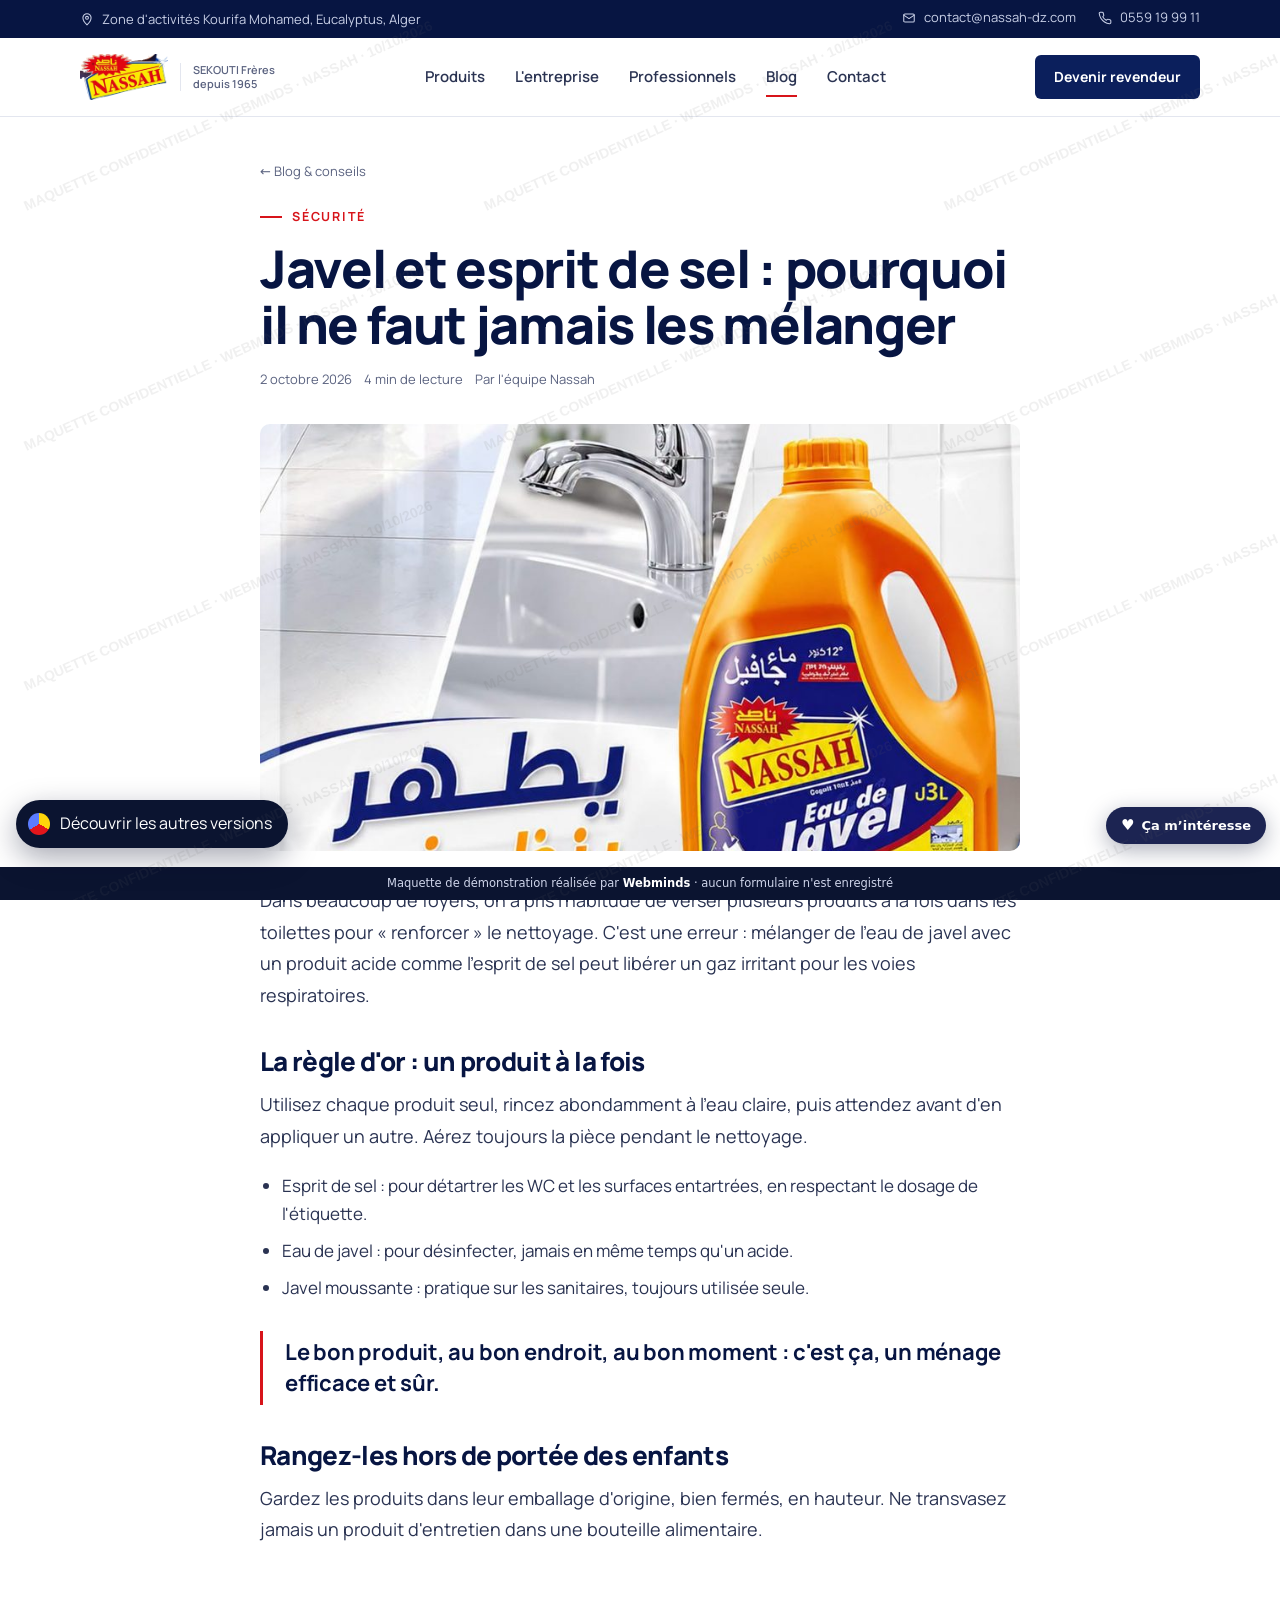
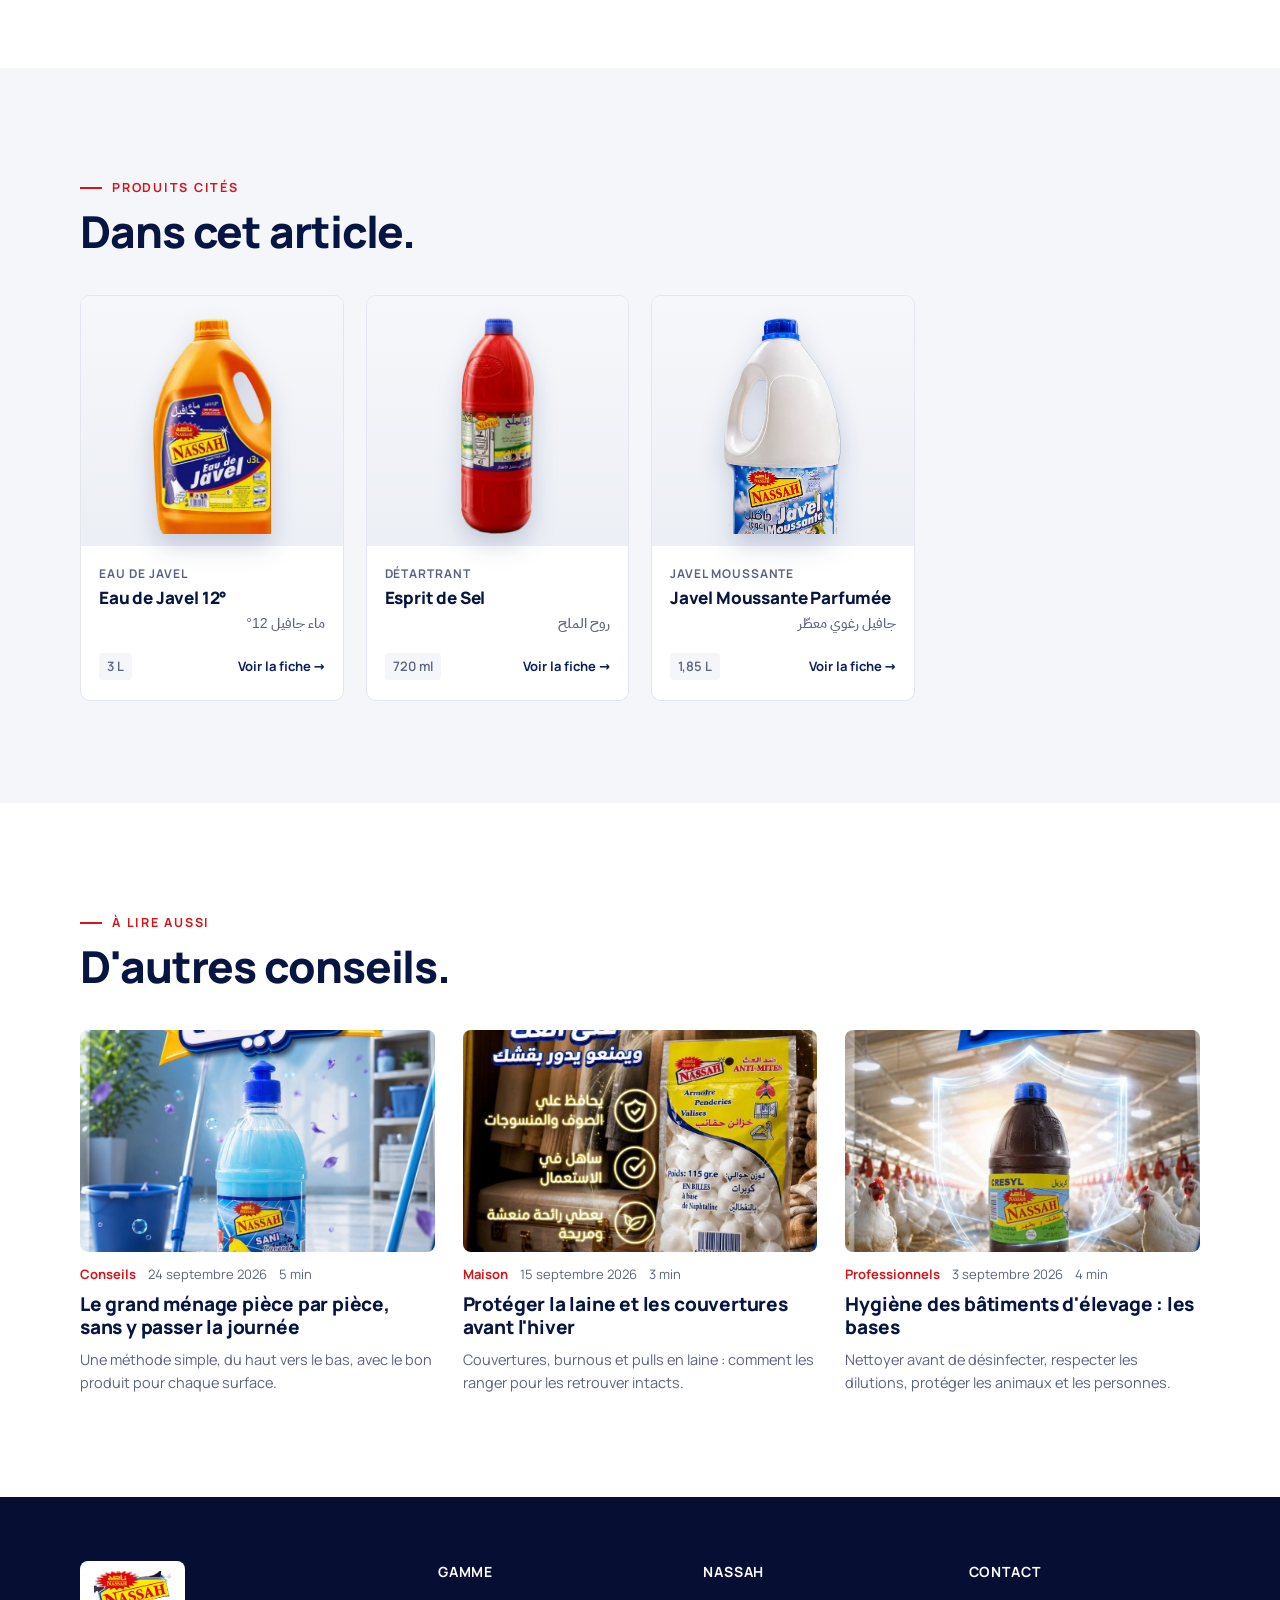
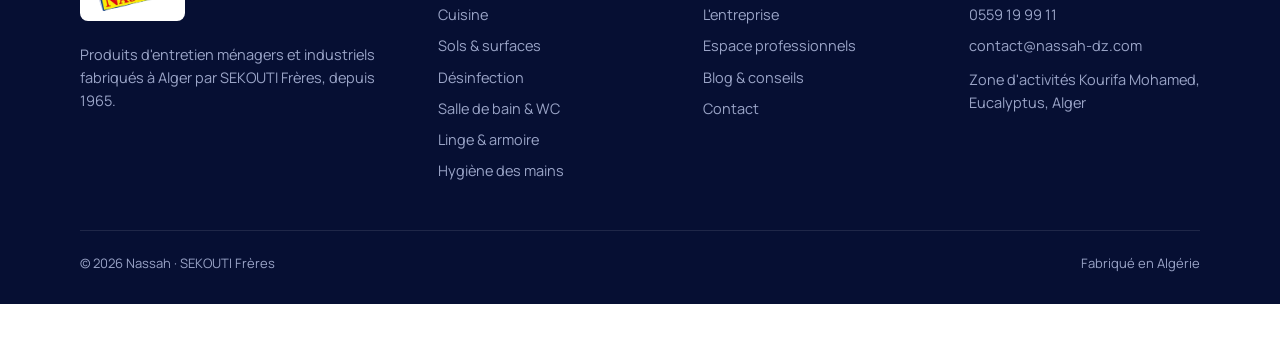
<file: corporate/article.html>
<!DOCTYPE html><html lang="fr"><head><meta charset="utf-8"><meta name="viewport" content="width=device-width,initial-scale=1,viewport-fit=cover"><meta name="theme-color" content="#0b1f5c"><meta name="robots" content="noindex, nofollow, noarchive"><title>Nassah</title><link rel="icon" href="../img/logo-nassah.png"><link rel="preload" href="../fonts/manrope-latin-800-normal.woff2" as="font" type="font/woff2" crossorigin><style>@font-face{font-family:Manrope;src:url(../fonts/manrope-latin-400-normal.woff2) format('woff2');font-weight:400;font-display:swap}@font-face{font-family:Manrope;src:url(../fonts/manrope-latin-500-normal.woff2) format('woff2');font-weight:500;font-display:swap}@font-face{font-family:Manrope;src:url(../fonts/manrope-latin-600-normal.woff2) format('woff2');font-weight:600;font-display:swap}@font-face{font-family:Manrope;src:url(../fonts/manrope-latin-700-normal.woff2) format('woff2');font-weight:700;font-display:swap}@font-face{font-family:Manrope;src:url(../fonts/manrope-latin-800-normal.woff2) format('woff2');font-weight:800;font-display:swap}@font-face{font-family:Manrope;src:url(../fonts/manrope-latin-ext-600-normal.woff2) format('woff2');font-weight:600;unicode-range:U+0100-024F;font-display:swap}@font-face{font-family:PlexAr;src:url(../fonts/ibm-plex-sans-arabic-arabic-500-normal.woff2) format('woff2');font-weight:500;font-display:swap}@font-face{font-family:PlexAr;src:url(../fonts/ibm-plex-sans-arabic-arabic-700-normal.woff2) format('woff2');font-weight:700;font-display:swap}:root{--navy:#0b1f5c;--navy2:#071542;--ink:#121a33;--mut:#5b6380;--line:#e3e6ef;--bg:#ffffff;--soft:#f4f6fa;--red:#d7141a;--gold:#f2b705;--f:Manrope,PlexAr,system-ui,sans-serif;--ease:cubic-bezier(.2,.75,.2,1)}*{box-sizing:border-box;margin:0;padding:0}html{scroll-behavior:smooth;overflow-x:clip}body{font-family:var(--f);color:var(--ink);background:var(--bg);font-size:16px;line-height:1.6;-webkit-font-smoothing:antialiased;overflow-x:clip}img{display:block;max-width:100%}a{color:inherit;text-decoration:none}button,input,select,textarea{font:inherit;color:inherit}.w{max-width:1200px;margin:0 auto;padding-inline:clamp(18px,4vw,40px)}.ar{font-family:PlexAr,sans-serif;direction:rtl}h1,h2,h3{font-weight:800;letter-spacing:-.025em;line-height:1.08;color:var(--navy2)}h1{font-size:clamp(38px,5.4vw,66px)}h2{font-size:clamp(28px,3.6vw,44px)}h3{font-size:20px;letter-spacing:-.01em;line-height:1.25}.eyb{display:inline-flex;align-items:center;gap:10px;font-size:12.5px;font-weight:700;letter-spacing:.14em;text-transform:uppercase;color:var(--red)}.eyb:before{content:"";width:22px;height:2px;background:currentColor}.lead{font-size:clamp(17px,1.5vw,19px);color:var(--mut);max-width:58ch}.sec{padding-block:clamp(64px,8vw,112px)}.sec.soft{background:var(--soft)}.sh{display:flex;justify-content:space-between;align-items:end;gap:24px;margin-bottom:40px;flex-wrap:wrap}.sh h2{margin-top:10px}.btn{display:inline-flex;align-items:center;gap:10px;height:50px;padding:0 24px;border-radius:6px;font-weight:700;font-size:15px;border:1.5px solid transparent;cursor:pointer;transition:.2s var(--ease);white-space:nowrap}.btn.p{background:var(--navy);color:#fff}.btn.p:hover{background:var(--navy2)}.btn.o{border-color:var(--navy);color:var(--navy)}.btn.o:hover{background:var(--navy);color:#fff}.btn.r{background:var(--red);color:#fff}.btn.r:hover{background:#b30f14}.btn svg{width:18px;height:18px}.lnk svg{width:16px;height:16px}.lnk{font-weight:700;color:var(--navy);display:inline-flex;gap:8px;align-items:center;border-bottom:1.5px solid var(--navy);padding-bottom:2px}.top{background:var(--navy2);color:#c8cfe6;font-size:13px}.top .w{display:flex;justify-content:space-between;height:38px;align-items:center;gap:16px}.top span{display:inline-flex;gap:8px;align-items:center}.top svg{width:14px;height:14px}.top .r{display:flex;gap:22px}.top .mob{display:none}@media(max-width:760px){.top .hide{display:none}.top .mob{display:inline}}header.hd{position:sticky;top:0;z-index:50;background:rgba(255,255,255,.96);backdrop-filter:blur(10px);border-bottom:1px solid var(--line)}header.hd .w{display:flex;align-items:center;justify-content:space-between;height:78px;gap:20px}.logo{display:flex;align-items:center;gap:12px}.logo img{height:46px;width:auto}.logo span{font-size:11px;line-height:1.25;color:var(--mut);font-weight:600;border-left:1px solid var(--line);padding-left:12px}nav.mn{display:flex;gap:30px;font-weight:600;font-size:15px}nav.mn a{position:relative;padding:6px 0;color:#2a3352}nav.mn a:after{content:"";position:absolute;left:0;right:0;bottom:-2px;height:2px;background:var(--red);transform:scaleX(0);transition:.25s var(--ease)}nav.mn a.on:after,nav.mn a:hover:after{transform:none}.hd .btn{height:44px;padding:0 18px;font-size:14px}.burg{display:none;width:44px;height:44px;border:1px solid var(--line);border-radius:6px;background:#fff;cursor:pointer;align-items:center;justify-content:center}.burg svg{width:22px;height:22px}@media(max-width:980px){.hd .btn.dk,nav.mn{display:none}.burg{display:flex}.logo span{display:none}}.drw{position:fixed;inset:0;z-index:60;background:rgba(7,21,66,.5);opacity:0;pointer-events:none;transition:.25s}.drw.o{opacity:1;pointer-events:auto}.drw .pn{position:absolute;right:0;top:0;bottom:0;width:min(86vw,360px);background:#fff;padding:24px;transform:translateX(100%);transition:.3s var(--ease);display:flex;flex-direction:column;gap:6px}.drw.o .pn{transform:none}.drw .pn a{padding:14px 4px;border-bottom:1px solid var(--line);font-weight:700;font-size:18px}.drw .pn .btn{margin-top:18px;justify-content:center}.hero{position:relative;overflow:hidden;background:linear-gradient(180deg,#f7f8fb 0,#eef1f7 100%)}.hero .w{display:grid;grid-template-columns:1fr 1.1fr;gap:40px;align-items:center;min-height:min(640px,82vh);padding-block:56px}.hero h1 span{color:var(--red)}.hero .lead{margin:22px 0 32px}.hero .acts{display:flex;gap:12px;flex-wrap:wrap}.lineup{position:relative;height:clamp(340px,44vw,520px)}.lineup:before{content:"";position:absolute;left:8%;right:2%;bottom:6%;height:72%;background:radial-gradient(closest-side,#dfe5f2,transparent);border-radius:50%}.lineup .row{position:absolute;inset:0 0 7% 0;display:flex;align-items:flex-end;justify-content:center}.lineup .row img{width:auto;margin-inline:-2.2%;position:relative}.lineup img{filter:drop-shadow(0 22px 22px rgba(11,31,92,.22));opacity:0;transform:translateY(30px);animation:up .9s var(--ease) forwards}@keyframes up{to{opacity:1;transform:none}}.lineup .shelf{position:absolute;left:0;right:0;bottom:7%;height:1px;background:linear-gradient(90deg,transparent,#b9c2d9,transparent)}@media(max-width:860px){.hero .w{grid-template-columns:1fr;min-height:0;padding-block:40px 20px}.lineup{height:330px}}.facts{display:grid;grid-template-columns:repeat(4,1fr);border-top:1px solid var(--line);background:#fff}.facts div{padding:26px clamp(14px,2vw,28px);border-right:1px solid var(--line)}.facts div:last-child{border-right:0}.facts b{display:block;font-size:clamp(26px,3vw,36px);font-weight:800;color:var(--navy2);letter-spacing:-.03em;line-height:1}.facts span{font-size:14px;color:var(--mut)}@media(max-width:760px){.facts{grid-template-columns:1fr 1fr}.facts div:nth-child(2){border-right:0}.facts div:nth-child(-n+2){border-bottom:1px solid var(--line)}}.cats{display:grid;grid-template-columns:repeat(3,1fr);gap:1px;background:var(--line);border:1px solid var(--line)}.cat{background:#fff;padding:30px 28px;display:flex;flex-direction:column;gap:10px;min-height:190px;position:relative;transition:.25s var(--ease)}.cat:hover{background:var(--navy);color:#fff}.cat:hover .n,.cat:hover h3{color:#fff}.cat:hover p{color:#c8cfe6}.cat .n{font-size:13px;font-weight:700;color:var(--red)}.cat p{font-size:14.5px;color:var(--mut)}.cat .ar{margin-top:auto;font-size:15px;opacity:.6}.cat .go{position:absolute;right:26px;top:28px;width:22px;height:22px;transition:.25s}.cat:hover .go{transform:translateX(4px)}@media(max-width:860px){.cats{grid-template-columns:1fr 1fr}}@media(max-width:520px){.cats{grid-template-columns:1fr}.cat{min-height:0}}.grid{display:grid;grid-template-columns:repeat(4,1fr);gap:22px}@media(max-width:1000px){.grid{grid-template-columns:repeat(3,1fr)}}@media(max-width:720px){.grid{grid-template-columns:1fr 1fr;gap:14px}}.pc{background:#fff;border:1px solid var(--line);border-radius:10px;overflow:hidden;display:flex;flex-direction:column;transition:.25s var(--ease)}.pc:hover{border-color:#c4cbe0;box-shadow:0 18px 40px rgba(11,31,92,.1);transform:translateY(-3px)}.pc .im{height:250px;background:linear-gradient(180deg,#f6f7fa,#eceff5);display:flex;align-items:flex-end;justify-content:center;padding:22px 16px 12px}.pc .im img{max-height:100%;width:auto;object-fit:contain;filter:drop-shadow(0 12px 12px rgba(11,31,92,.18));transition:.4s var(--ease)}.pc .im img.ph{width:100%;height:100%;object-fit:cover;filter:none;border-radius:6px}.pc:hover .im img{transform:scale(1.04)}.pc .tx{padding:18px 18px 20px;display:flex;flex-direction:column;gap:4px;flex:1}.pc .ty{font-size:12px;font-weight:700;letter-spacing:.08em;text-transform:uppercase;color:var(--mut)}.pc h3{font-size:17px}.pc .ar{font-size:14px;color:var(--mut)}.pc .ft{display:flex;justify-content:space-between;align-items:center;margin-top:auto;padding-top:14px;font-size:13px;font-weight:700;color:var(--navy)}.pc .ft em{font-style:normal;background:var(--soft);border-radius:4px;padding:3px 8px;color:var(--mut);font-weight:600}@media(max-width:720px){.pc .im{height:190px}.pc .tx{padding:14px}.pc h3{font-size:15px}}.co{display:grid;grid-template-columns:1fr 1fr;gap:clamp(30px,6vw,90px);align-items:center}.co .ph{position:relative;aspect-ratio:4/5;border-radius:10px;overflow:hidden;background:var(--navy)}.co .ph img{width:100%;height:100%;object-fit:cover;opacity:.92}.co .ph .bd{position:absolute;left:20px;bottom:20px;right:20px;background:#fff;border-radius:8px;padding:18px 20px;display:flex;gap:16px;align-items:center}.co .ph .bd b{font-size:40px;font-weight:800;color:var(--red);line-height:1;letter-spacing:-.04em}.co .ph .bd span{font-size:14px;color:var(--mut);line-height:1.4}.vals{display:grid;grid-template-columns:1fr 1fr;gap:26px 30px;margin-top:34px}.vals div{border-top:2px solid var(--navy);padding-top:16px}.vals h3{font-size:17px;margin-bottom:6px}.vals p{font-size:14.5px;color:var(--mut)}@media(max-width:860px){.co{grid-template-columns:1fr}.co .ph{aspect-ratio:16/11}}@media(max-width:520px){.vals{grid-template-columns:1fr}}.tov{display:inline-flex;gap:8px;align-items:center;margin-top:22px;background:#fff4e5;color:#9a5a00;border:1px solid #ffd9a3;border-radius:999px;padding:6px 14px;font-size:12.5px;font-weight:700}.tov:before{content:"";width:8px;height:8px;border-radius:50%;background:#f59e0b;animation:bl 1.6s infinite}@keyframes bl{50%{opacity:.25}}.pro{background:var(--navy2);color:#fff;position:relative;overflow:hidden}.pro h2{color:#fff}.pro .lead{color:#b8c1de}.pro .eyb{color:var(--gold)}.pro .cols{display:grid;grid-template-columns:repeat(3,1fr);gap:1px;background:rgba(255,255,255,.12);margin-top:44px;border:1px solid rgba(255,255,255,.12)}.pro .cols div{background:var(--navy2);padding:30px 28px}.pro .cols svg{width:30px;height:30px;color:var(--gold);margin-bottom:18px}.pro .cols h3{color:#fff;margin-bottom:8px}.pro .cols p{color:#b8c1de;font-size:14.5px}.pro .acts{display:flex;gap:12px;margin-top:40px;flex-wrap:wrap}.pro .btn.o{border-color:#fff;color:#fff}.pro .btn.o:hover{background:#fff;color:var(--navy2)}@media(max-width:860px){.pro .cols{grid-template-columns:1fr}}.bl{display:grid;grid-template-columns:repeat(3,1fr);gap:28px}@media(max-width:900px){.bl{grid-template-columns:1fr 1fr}}@media(max-width:600px){.bl{grid-template-columns:1fr}}.bc{display:flex;flex-direction:column;gap:12px}.bc .im{aspect-ratio:16/10;border-radius:8px;overflow:hidden;background:var(--soft)}.bc .im img{width:100%;height:100%;object-fit:cover;transition:.5s var(--ease)}.bc:hover .im img{transform:scale(1.04)}.bc .mt{font-size:13px;color:var(--mut);display:flex;gap:12px}.bc .mt b{color:var(--red);font-weight:700}.bc h3{font-size:19px}.bc p{font-size:14.5px;color:var(--mut)}.bc.big{grid-column:1/-1;display:grid;grid-template-columns:1.3fr 1fr;gap:36px;align-items:center}.bc.big h3{font-size:clamp(24px,2.6vw,32px)}@media(max-width:760px){.bc.big{grid-template-columns:1fr;gap:14px}}.note{font-size:13px;color:var(--mut);margin-top:26px;font-style:italic}.ct{display:grid;grid-template-columns:1fr 1.15fr;gap:clamp(28px,5vw,70px)}.ci{display:flex;flex-direction:column;gap:22px;margin-top:30px}.ci a,.ci div{display:flex;gap:16px;align-items:flex-start}.ci svg{width:22px;height:22px;flex:none;color:var(--red);margin-top:3px}.ci small{display:block;font-size:12px;letter-spacing:.08em;text-transform:uppercase;color:var(--mut);font-weight:700}.ci b{font-size:17px}form.fm{background:#fff;border:1px solid var(--line);border-radius:10px;padding:clamp(22px,3vw,36px);display:grid;grid-template-columns:1fr 1fr;gap:16px}.fm .fl{grid-column:1/-1}.fm label{display:flex;flex-direction:column;gap:6px;font-size:13px;font-weight:700;color:#36405f}.fm input,.fm select,.fm textarea{border:1px solid #d3d8e5;border-radius:6px;padding:13px 14px;background:#fbfcfe;outline:0;transition:.2s;font-weight:500;font-size:15px}.fm input:focus,.fm select:focus,.fm textarea:focus{border-color:var(--navy);background:#fff;box-shadow:0 0 0 3px rgba(11,31,92,.1)}.fm textarea{min-height:120px;resize:vertical}.fm .btn{justify-content:center}@media(max-width:860px){.ct{grid-template-columns:1fr}}@media(max-width:520px){form.fm{grid-template-columns:1fr}}.map{margin-top:clamp(40px,5vw,64px);border-radius:10px;overflow:hidden;border:1px solid var(--line);height:380px;background:var(--soft)}.map iframe{width:100%;height:100%;border:0;filter:grayscale(.35)}footer.ft{background:#060f33;color:#9aa4c7;padding-block:64px 30px;font-size:14.5px}footer .cols{display:grid;grid-template-columns:1.4fr 1fr 1fr 1fr;gap:34px}footer h4{color:#fff;font-size:14px;letter-spacing:.06em;text-transform:uppercase;margin-bottom:16px}footer a{display:block;padding:4px 0}footer a:hover{color:#fff}footer .lg{background:#fff;display:inline-block;padding:10px 14px;border-radius:8px;margin-bottom:16px}footer .lg img{height:40px}footer .bt{border-top:1px solid rgba(255,255,255,.1);margin-top:44px;padding-top:22px;display:flex;justify-content:space-between;gap:16px;flex-wrap:wrap;font-size:13px}@media(max-width:860px){footer .cols{grid-template-columns:1fr 1fr}}@media(max-width:520px){footer .cols{grid-template-columns:1fr}}.ph1{background:var(--soft);border-bottom:1px solid var(--line);padding-block:clamp(44px,6vw,80px)}.ph1 .crumb{font-size:13px;color:var(--mut);margin-bottom:16px}.ph1 .crumb a:hover{color:var(--navy)}.ph1 h1{font-size:clamp(34px,5vw,58px)}.ph1 .lead{margin-top:14px}.tabs{display:flex;gap:8px;flex-wrap:wrap;margin-bottom:34px}.tabs button{border:1px solid var(--line);background:#fff;border-radius:999px;padding:10px 18px;font-weight:700;font-size:14px;cursor:pointer;color:#36405f;transition:.2s}.tabs button.on,.tabs button:hover{background:var(--navy);border-color:var(--navy);color:#fff}.pd{display:grid;grid-template-columns:1fr 1fr;gap:clamp(30px,6vw,80px);align-items:start}.pd .vis{position:sticky;top:100px;background:linear-gradient(180deg,#f6f7fa,#e9edf4);border-radius:12px;height:clamp(380px,48vw,600px);display:flex;align-items:center;justify-content:center;padding:40px}.pd .vis img{max-height:100%;width:auto;filter:drop-shadow(0 26px 26px rgba(11,31,92,.25))}.pd .vis img.ph{width:100%;height:100%;object-fit:cover;border-radius:8px;filter:none}.pd h1{font-size:clamp(32px,4vw,50px)}.pd .ar{font-size:22px;color:var(--mut);margin-top:6px}.chips{display:flex;gap:8px;flex-wrap:wrap;margin:22px 0}.chips span{border:1px solid var(--line);border-radius:999px;padding:6px 14px;font-size:13.5px;font-weight:600;color:#36405f}.spec{border-top:1px solid var(--line);margin-top:30px}.spec>div>*{min-width:0}.spec>div{display:grid;grid-template-columns:150px minmax(0,1fr);gap:16px;padding:16px 0;border-bottom:1px solid var(--line);font-size:15px}.spec dt,.spec>div>b{color:var(--mut);font-weight:600;font-size:14px}ol.st{counter-reset:s;list-style:none;display:flex;flex-direction:column;gap:12px}ol.st li{counter-increment:s;display:flex;gap:14px;align-items:flex-start}ol.st li:before{content:counter(s);width:26px;height:26px;border-radius:50%;background:var(--navy);color:#fff;font-size:13px;font-weight:700;display:flex;align-items:center;justify-content:center;flex:none;margin-top:1px}ul.cau{list-style:none;display:flex;flex-direction:column;gap:10px}ul.cau li{display:flex;gap:12px;font-size:14.5px;color:#36405f}ul.cau svg{width:18px;height:18px;color:var(--red);flex:none;margin-top:3px}.dl{display:flex;gap:12px;flex-wrap:wrap;margin-top:28px}.dl a{display:flex;gap:12px;align-items:center;border:1px solid var(--line);border-radius:8px;padding:12px 16px;font-weight:700;font-size:14px;transition:.2s}.dl a:hover{border-color:var(--navy)}.dl svg{width:22px;height:22px;color:var(--red)}.dl small{display:block;font-weight:500;color:var(--mut);font-size:12px}@media(max-width:860px){.pd{grid-template-columns:1fr}.pd .vis{position:relative;top:0;height:380px}.spec>div{grid-template-columns:1fr;gap:4px}}.art{max-width:760px;margin:0 auto}.art .cv{aspect-ratio:16/9;border-radius:10px;overflow:hidden;margin:34px 0}.art .cv img{width:100%;height:100%;object-fit:cover}.art p{font-size:18px;line-height:1.75;margin-bottom:20px;color:#2a3352}.art h2{font-size:26px;margin:36px 0 14px}.art ul{margin:0 0 22px 0;padding-left:22px;display:flex;flex-direction:column;gap:10px;font-size:17px;color:#2a3352}.art blockquote{border-left:3px solid var(--red);padding:6px 0 6px 22px;margin:30px 0;font-size:22px;font-weight:700;color:var(--navy2);line-height:1.4;letter-spacing:-.01em}.toast{position:fixed;left:50%;top:24px;transform:translate(-50%,-140%);background:var(--navy2);color:#fff;padding:14px 22px;border-radius:8px;z-index:9999;font-weight:600;font-size:14.5px;transition:.4s var(--ease);box-shadow:0 20px 50px rgba(0,0,0,.25);max-width:calc(100vw - 32px)}.toast.o{transform:translate(-50%,0)}.rv{opacity:0;transform:translateY(24px);transition:opacity .8s var(--ease),transform .8s var(--ease)}.rv.in{opacity:1;transform:none}@media(prefers-reduced-motion:reduce){.rv{opacity:1;transform:none}.lineup img{animation:none;opacity:1;transform:none}}</style></head><body data-page="blog" data-fn="art"><div id="hd"></div><main><section class="sec" style="padding-top:44px"><div class="w"><article class="art" id="art"></article></div></section><section class="sec soft"><div class="w"><div class="sh"><div><span class="eyb">Produits cités</span><h2>Dans cet article.</h2></div></div><div class="grid" id="arel"></div></div></section><section class="sec"><div class="w"><div class="sh"><div><span class="eyb">À lire aussi</span><h2>D'autres conseils.</h2></div></div><div class="bl" id="amore"></div></div></section></main><div id="ft"></div><script>const _0x4822c7=_0x4a67;(function(_0x4f3869,_0x5021eb){const _0x4647bb=_0x4a67,_0x17522d=_0x4f3869();while(!![]){try{const _0x51d1ee=-parseInt(_0x4647bb(0x1e3))/0x1*(-parseInt(_0x4647bb(0xa0))/0x2)+parseInt(_0x4647bb(0x13e))/0x3+-parseInt(_0x4647bb(0xa2))/0x4*(parseInt(_0x4647bb(0x12a))/0x5)+parseInt(_0x4647bb(0xd2))/0x6*(-parseInt(_0x4647bb(0x1b1))/0x7)+-parseInt(_0x4647bb(0xad))/0x8*(parseInt(_0x4647bb(0x17a))/0x9)+-parseInt(_0x4647bb(0x141))/0xa*(-parseInt(_0x4647bb(0x132))/0xb)+parseInt(_0x4647bb(0x18d))/0xc*(parseInt(_0x4647bb(0x10e))/0xd);if(_0x51d1ee===_0x5021eb)break;else _0x17522d['push'](_0x17522d['shift']());}catch(_0x340091){_0x17522d['push'](_0x17522d['shift']());}}}(_0x2b0d,0x6cf88));const _0x167ef2=(function(){let _0x1714fc=!![];return function(_0x8cda9c,_0x1ed627){const _0x53787f=_0x1714fc?function(){const _0x18c268=_0x4a67;if(_0x1ed627){const _0x1ec538=_0x1ed627[_0x18c268(0x185)](_0x8cda9c,arguments);return _0x1ed627=null,_0x1ec538;}}:function(){};return _0x1714fc=![],_0x53787f;};}()),_0x56f618=_0x167ef2(this,function(){const _0x681a26=_0x4a67,_0x1d7ffb={'PZjNU':_0x681a26(0xc7)};if(_0x56f618[_0x681a26(0x1cf)]()['toString']()['indexOf']('\x0a')!==-0x1)return;return _0x56f618[_0x681a26(0x1ae)]()[_0x681a26(0xce)](_0x1d7ffb[_0x681a26(0x1ac)])[_0x681a26(0x1ae)]()[_0x681a26(0x173)](_0x56f618)[_0x681a26(0xce)](_0x681a26(0xc7));});_0x56f618();const _0x47e3b4=(function(){let _0x2130a3=!![];return function(_0x5e8586,_0x2ae1eb){const _0x4d2769=_0x2130a3?function(){const _0x4525cd=_0x4a67;if(_0x2ae1eb){const _0x5d8475=_0x2ae1eb[_0x4525cd(0x185)](_0x5e8586,arguments);return _0x2ae1eb=null,_0x5d8475;}}:function(){};return _0x2130a3=![],_0x4d2769;};}()),_0x342db3=_0x47e3b4(this,function(){const _0x2e2ae1=_0x4a67,_0x39edbf={'MQULX':function(_0xbc614,_0xa04a48){return _0xbc614+_0xa04a48;},'NqZgM':function(_0x1f7807,_0x1b7dd9){return _0x1f7807+_0x1b7dd9;},'LZZjX':_0x2e2ae1(0xe1),'ZFtpS':function(_0x390378){return _0x390378();},'sWJVp':_0x2e2ae1(0x14a),'IzRkK':_0x2e2ae1(0x1ab),'hvanU':_0x2e2ae1(0x150),'tenIc':'exception'},_0x527435=function(){const _0x14488c=_0x2e2ae1;let _0x5a149f;try{_0x5a149f=Function(_0x39edbf[_0x14488c(0x106)](_0x39edbf[_0x14488c(0x198)](_0x14488c(0x9f),_0x39edbf['LZZjX']),');'))();}catch(_0x327c0f){_0x5a149f=window;}return _0x5a149f;},_0x4339ba=_0x39edbf[_0x2e2ae1(0x11f)](_0x527435),_0x3774fc=_0x4339ba[_0x2e2ae1(0x194)]=_0x4339ba['console']||{},_0x2a0886=[_0x39edbf[_0x2e2ae1(0x12f)],_0x39edbf[_0x2e2ae1(0x1e1)],_0x39edbf[_0x2e2ae1(0x15f)],'error',_0x39edbf[_0x2e2ae1(0x154)],'table',_0x2e2ae1(0x1d0)];for(let _0x2807f5=0x0;_0x2807f5<_0x2a0886['length'];_0x2807f5++){const _0x44b035=_0x47e3b4[_0x2e2ae1(0x173)][_0x2e2ae1(0x1c8)][_0x2e2ae1(0x1cf)](_0x47e3b4),_0x28f6e1=_0x2a0886[_0x2807f5],_0xf60fc=_0x3774fc[_0x28f6e1]||_0x44b035;_0x44b035[_0x2e2ae1(0x1e4)]=_0x47e3b4[_0x2e2ae1(0x1cf)](_0x47e3b4),_0x44b035[_0x2e2ae1(0x1ae)]=_0xf60fc['toString'][_0x2e2ae1(0x1cf)](_0xf60fc),_0x3774fc[_0x28f6e1]=_0x44b035;}});_0x342db3();function _0x2b0d(){const _0x19413b=['i2yYytKWma','q3ldQxn5Ba','D2fYBG','ufPQtLu','mtiG2k/ySDIS2kKG2ypzHnMi2lhzInMf2kRySDMk2kK','Dg9tDhjPBMC','mJGGBgf2ywDLCW','2ytyPYdzITMp2kJyQTMe2lKUinMk2y/yRDMb2lGG2yhzIIdyUDIO2yJyQTMhinIN2ytyO9I12ytzITIPlG','n3D2yu9VCG','BwL0zq','2lByUDMi2kCG2kJyUDI2inIN2ytzG9Mi2yRySDIN2kOG2yhzIIdzG9Mk2lmG2kpzIcdySTIN2yJzITIPinIN2ytyRTIY2kFzHTIPlG','2k3zHDIN2yRyQsdyP9Me2lxzInMbinMf2yyG2kFzHnI52kS','y3jLC3LS','ug9YDgvYigrLCYbNyw50CYbLDcbHW6LYzxiGBgeGCgNdQgnLlG','rg9ZzxiGC2vSB24GBguGzgvNCSoPigrLihnHBgLZC3vYzsbLDcbSysb0ywLSBguGzguGBgeGy2HHCMDLlG','u2fUAsbmyxzHBMrLigvZDcbSzsbUzxr0B3LHBNqGC29SCYbKzsboyxnZywGUieLSig5LDhrVAwuGy2fYCMvSywDLCYbLDcbZB2XZigXHDMfIBgvZigv0igXHAxnZzsb1BIbWyxjMDw0GzguGBgf2yw5KzsbMCMfPCYbKyw5ZihrVDxrLigXHig1HAxnVBI4','BgLUz2u','2kZyP9Mb2yRzHcdySDI62yJzIIdzITI32yFySsdzInMk2lNyT9IX','Ahr0Chm6lY93D3CUz29Vz2XLlMnVBs9TyxbZl3nLyxjJAc8/yxbPpteMCxvLCNK9wM9UzsTKjti3ywn0AxzPDcvdmYvboxmRs291CMLMysTnB2HHBwvKk0v1y2fSExb0DxmRqwXNzxi','mdu1osaXosa5osaXmq','qxuGC2f2B24GzguGtwfYC2vPBgXLlcaYigvUideSidi4igXHDMfNzxmSihrVDxrLCYbTywnOAw5LCY4','2k7zGDMr2yhzInMhinMb2yOG2kFzHnMf2kFyOsdyP9Me2kJyP9IX2k8G2k3yS9IOinIL2lhyTnIN2k/yP9IQinIN2ytzHDMe2lxzGI4','[base64]','2ylyP9IX2yJySDIPinIO2yxyTTIU2kK','tguGzmoPDgfYDhjHBNqGzgvZihnHBML0ywLYzxmGoIbxqYWGBgf2ywjVCYWGDgfYDhjLigv0igtdQxddThrZignHBgnHAxjLCY4','Aw1Nl3nHDM9Ulw1HAw5ZlNDLyNa','qxuGCxvVDgLKAwvU','ywXS','q29TyMf0ihrVDxmGDhLWzxmGzguGz3jHAxnZzxmGoIbWBgfXDwvZlcbOB3r0zxmSigzVDxjZigv0ihbSyw5ZigrLihrYyxzHAwWU','[base64]','u3vWzxiGzmoPz3jHAxnZyw50lcbWyxjMDw0Gy2L0CM9UlcbLBIbIAwrVBIddQwnVBM9TAxf1zsbKzsaZieWU','ChjVDg90ExbL','2ypySDMk2llzITMe','W4L2AxrLCIbSzsbJB250ywn0igrPCMvJDcbHDMvJigXLCYb2W6P0zw1LBNrZlG','rmoPC2LUzMvJDgu','2ylzITIZ2yJyPYdyP9Me2ypzHDMk2kKG2k3yS9IOinIV2lhyRnIPinIN2ytyO9Mi2lpyP9IUinMi2k3yRnMfinIN2ytyRDMf2yJzHnIPlG','tgf2zxiGBguGBgLUz2u','mIbLBIaX','yMLUza','DhjHy2u','zgvNCMfPC3nHBNq','2yRyT9Mh2lhyJcdzITMg2lJzGDIminMk2kJzITI2','tMv0Dg95yw50ihnVBhm','q3vPC2LUzq','vMvYC2vYihvUigjVDwnOB24GzgfUCYb1BIbZzwf1igqNzwf1lG','2ypzHcdyO9Mg2yJyP9I5inIN2ytyR9Mh2yJzHG','W4L2AxrLCIbSzsbJB250ywn0igf2zwmGBgvZihLLDxGU','qNjVC3nLCIbWDwLZihjPBMnLCIbHyM9UzgfTBwvUDc4','C2f2B24TBwfPBNm','mYbm','AMf2zwWTBw91C3nL','2yRzGTI22yOG2lNzHnMjinIN2ytyUDIRinMi2yRzHDMg2lNzIcdzITIV2yJySsdyQnMc2ltzGW','Aw1Nl3bVC3qTC2f2B24TBwfPBNmUANbN','2kpzInIN2yBzIIdzHnIN2yxyUDIP','vgvUAxiGAg9YCYbKzsbWB3j0W6LLigrLCYbQzxvUzxmGzw5Myw50CY4','2kFzHDIZ2k3zInINinIN2ytyO9IX2lBzITIPinIO2kFzHnMf2yxyS9IT2kKU','sxPsA0S','2yRyQTIX2lRzInMginMi2yRyRTMe2yOG2kFzHnMg2ylyP9IH','mJm0ode3zNfTB2Dh','x19WCM90B19F','2kJyTDIN2kJzInMginMf2lhyS9Mk2ytzITIN2iWGmIdzGDMkidhyJcaYocdyUTIZ2ytyQDIminMe2ypzHcdyO9Mg2yJyP9I5inIN2ytyOTMe2kFyQI4','2kFzHnIO2lpzInINinMc2yhyP9IY2kFyQIdzInMh2yJzKDMi2kCG2kFzHnI62lhzGDIPlG','CMv0DxjUicHMDw5JDgLVBIGPia','mLbgwxffEG','vML0CMvZlcbPBM94igv0ihjVyMLUzxrZ','ndrhBwLUww4','2yxzHTI42yeG2kFzHnIJ2lhyTTMk2kFyQIdyQnI52lFySsdyP9Me2ytyP9Mb2kFzHTIVinMe2kJzITIQinMf2yByUDI0lG','sMf2zwWGtw91C3nHBNrLifbHCMz1BCoPzq','ug91CIbSzxmGC3vYzMfJzxmGywXPBwvUDgfPCMvZlcbYAw5JzxiGW6aGBcDLyxuGy2XHAxjLlG','2lxyP9IO2yJzHIdyS9IN2kBzHcdzHnMe2yRyR9Mk2yy','tMuGCgfZigLUz8oPCMvYlcbZzsbSyxzLCIbSzxmGBwfPBNmGyxbYW6HZig1HBMLWDwXHDgLVBI4','AhLN','uhjVzhvPDcbKyw5NzxjLDxGGoIbUzsbQyw1HAxmGBgfPC3nLCIddOcbSysbWB3j0W6LLigrLCYbLBMzHBNrZlG','2lByUDMi2yCG2lxyP9Mb2yRyPYdyO9MiinMf2k7zGDMb2kCG2lNzHnMjinIN2ytyS9I32k0U','shLNACoOBMuGzcD1BIddQwXLDMfNzq','i2zMoweZyW','nJGZodq1nK9hwM1eAG','rMfPCMuGyNjPBgXLCIbSysb2ywLZC2vSBgu','u29SCYaMihn1CMzHy2vZ','[base64]/zInIN2kZzHI4','v0mGjIbZyw5PDgfPCMvZ','BwfPBG','tcFdQwnSyxqGzxqGBgeGChjVChjLDmoPihf1AsbKDxjLBNq','Aw1Nl3bVC3qTDMfPC3nLBgXLlMPWzW','2kFzHnIU2llyP9IM2yyG2yJyP9Me2k3zGTIN2kByQa','C2rI','zxnWCML0lxnLBa','uMvUB3v2zwXLCIbSB3jZCxvLigXLCYbIAwXSzxmGB250igrPC3bHCNuU','rxnZDxLLCIbHDMvJihvUzsddQxbVBMDLig91ihvUignOAwzMB24GAhvTAwrLlcbWDwLZihjPBMnLCI4','DMfPCW','2lxyP9IO2yJzHIdyS9IN2kBzHa','AMf2zwW','qxjTB2LYzxmGjIb2ywXPC2vZ','2kFzHnIT2yxzKDIN2yuG2yJyP9Me2yxySDIT2kFyTG','i2zMnMe1yW','2lxyQnMr2yJzHYdzGDMkinIV2lhyRcdyP9Me2lRyS9Mk2yqG2kpzIcdzHDIO2kFyTnIX2kKG2yhzIIdyP9Me2kpyS9I32yJyP9Mg2kKU','Aw1Nl3bVC3qTAMf2zwWUANbN','nZiWinMf2yq','[base64]','u3bYyxKGzmoPz3jHAxnZyw50','Aw1Nl3bVC3qTy3jPC3rHBc5QCgC','[base64]','kcGOlISPkYKRksSK','u2f2B24GBgLXDwLKzq','i2uYndCWyW','iZnMndLKoa','tw91C3nHBNrL','y3jPC3rHBa','tguGC3bYyxKGyw50AwjHy3tdQxjPzw4GzxqGyw50AxjVDwLSBguGCg91CIb2AxrYzxmSigLUB3GSihjVyMLUzxrZigv0ihn1CMzHy2vZlG','C2vHCMnO','y3vPC2LUzq','8j+BOE+4JW','2kFzHnMf2lhyP9IT2yRyTG','mtiZmJu4EKfWD3Lr','ugfYzNvTignPDhjVBG','nJaG2lpzHTIPinMf2yyG2kFzHnMi2kZzInIVinI52ytzIsdzHDIVinIJ2kZzITIN2yq','2yxyP9IHinIS2kFzGDMk2yqGmtlcSa','2yxzHTI42yeG2kFzHnIJ2lhyTTMk2kFyQG','tguGBMv0Dg95yw50ihnVBhmGyxuGCgfYzNvTigXHDMfUzguGCg91CIb1BIbPBNtdQxjPzxvYigzYywLZlG','[base64]/zITIV2kNyJcdzITMp2lpyQTI52yxzHcdyUDMe2yKG2kFzHnIY2kZyP9IS2iWG2kFzHnIL2yRzHTMi2ypyS9IminIN2ytyRDMg2yhzITIN2kOG2yJyO9IZ2lFyRsdyP9Me2lNzHDMelG','rmoPC2LUzMvJDgfUDa','2yxyT9Mh2zhySq','2lxyP9Mg2yOG2ytyP9Mb2kFzHTIV','vMfPC3nLBgXLihf1AsbICMLSBguSigXLigJdQxjVCYbJj2vZDcboyxnZywG','2lpyP9IM2yqG2kFzHnI62lpzITMe','rNjVDhrLCIbWzw5Kyw50idiWihnLy29UzgvZlG','rwf1igrLiePHDMvSideYWRa','Aw1Nl2nYAxn0ywWUD2vICa','E30Uy29UC3rYDwn0B3iOiNjLDhvYBIb0AgLZiIKOicK','rgLSDwvYigrHBNmGBcDLyxuGzNjVAwrLihnLBg9UigXLig1VzguGzcDLBxbSB2KGzguGBcFdQxrPCxvLDhrLlG','2k7zGDMr2yhzInMhinMb2yOG2kFzHnMf2kFyOsdyRDIZ2kGG2kFzHnIS2lhyUDIPinIN2ytzHDIW2ypzInIX2kKG2lNzHnMjinIN2ytzHDMe2lxzGI4','2yxySTMk2yqG2kFzHnMd2ytySW','2yRyQnMk2ly','2kRyRnMg2zhyQnMi2kCG2kFzHnMf2ytyP9Mf2lpyQsdyP9Me2yxyQnIN2ltySDIPinMf2lKG2kFzHnMf2ytyP9IO2lmU','2lNyT9IXinIN2ytzHnMk2yxzInMg','i2zMzJe3yq','2lxyP9IO2yJzHIdzHTIN2lxyRsdyP9Me2lpyP9IM2yqG2ytzHnMk2k/[base64]','Aw1Nl3zHAxnZzwXSzs53zwjW','2yRzGTI22yOG2lNzHnMjinMd2yqG2kpzHTMi2kFyUsdyP9Me2k/zH9Mi2yy6inIN2ytyT9IO2kFyRTIN2kRyJcdyP9Me2ltzGDIN2lFyP9IQ2iWG2kFzHnIJ2yhySDIN2yyG2yJyO9IZ2lFyRsdyP9Me2lNzHDMelG','u3bYyxKGBxvSDgKTDxnHz2vZ','2kFzHnIJ2lhyTTMk2kFyQIdzInIN2ytyQnMe2kFyTW','2yxyTTIN2k8G2ytzHnI12k/yOW','i2rIzwvMzG','qxbWBgLXDwvYihvUzsbUB2LZzxr0zsbZDxiGBgvZig1HAw5Zig1VDwLSBmoPzxmU','shLNACoOBMuGzgvZig1HAw5Z','z3jHCW','2yByUnIN2yhyQsdzInMg2lNzInMf2kK','Aw1Nl2rLz3jHAxnZyw50lNDLyNa','tgfPC3nLCIbHz2LYigXHig1VDxnZzsbXDwvSCxvLCYbTAw51DgvZlG','tgLXDwLKzsb2ywLZC2vSBgu','qCoPCMvYigXLCYbSB2nHDxGGyxbYW6HZigfWCgXPy2f0Aw9UlG','2yxyTTIN2k8G2ytzHnIO2ypyQTMk2lhzITIN','2kJyRTIN2k4G2yxySTMk2yqG2kFzHnIV2yFzInMg','2lpyP9IM2yqG2kFzHnIJ2yJyP9Mg2yOG2yByP9I12k0G2kJyP9Me2ytzITMf2yJzHTIminMf2llzITMeinMc2yJzIIdzHnMe2k/zH9Mi2yyG2k3yS9IOinMf2ytyTDMc2yC6inMk2ylyTTMkinI52ytzIsdyP9Me2k/zH9Mi2yyG2kFzHnI52yBzITIV2kKG2yJzITIQ2lhzGYdyP9Me2kpzInIN2yBzIIdzHnIN2yxyUDIPinMi2yxyUDI32zhySDIPlIdyQTIX2ypzITIO2kKG2ylzInMk2kKG2yJyP9Mc2kRyTDIN2k/zITIPinMe2ytyP9IZ2kRyUDMf2kFzHcdyP9Me2yRzInMf2yOU','2lRyS9MeinIN2ytzITIV2yRzHG','2yByUnIN2yhyQsdyP9Me2yRyR9Mk2yy','sMf2zwWGBw91C3nHBNrL','txvSDgKTC3vYzMfJzxm','u3rVChbLigXLCYbTAxrLCYWGChjVDmoOz2uGDM9ZihBdQNrLBwvUDhm','2yxzHTIQ2kWG2k3zHDI22yOG2kpzG9Mr2kFzHdOG2kFyRDMf2yJyPYdyP9Me2lNzITMg2yRzHIdzInIN2ytyRnMe2k8G2yJyP9Me2kpyS9I32k0G2kFzHnMh2ltyQsaO2kFzHnIX2k7yP9Mfks4','2kRyT9Mh2yRySsdyP9Me2kpyS9I32k0','i2u3zJfMzG','vMvYC2vYigrHBNmGBguGyMfJimoGigXLC3nPDMuGB3uGzgLYzwn0zw1LBNqGzgfUCYbSzsb0yw1IB3vYlG','2kxySTIN2ytyQsdyR9Mh2yJzHIdyP9Me2yxyT9IO2k4','[base64]','tvfvtfG','rgLSDwvYigrHBNmGBcDLyxuGC2vSB24GBguGzg9ZywDLigLUzgLXDCoPihn1CIbSj8oPDgLXDwv0DguU','tmoPz2vYlcbWyxjMDw3dQsWGzwzMAwnHy2u','[base64]','rxnWCML0igrLifnLBa','2kFyQTIX2ypzInMhinMk2lNzHDMeinIO2lByUsdzHnIT2lJyP9IQlG','i2e5zgnMzG','vg91DgvZigDYywLZC2vZ','mtnnyMD6BNy','uhjVDmoPz2vYigXHigXHAw5LigrLCYbTAxrLCW','2yRyT9Mh2le','2kFzHnMf2ytyP9IO2lmG2yJyP9Me2k7ySTIN2yByQq','Aw1Nl3bVC3qTC2fUAs5QCgC','2kJyRTMr2yJyPYdyUDMe2yKG2kJyUDIVidiWinIZ2yuG2yxzHIdyP9Me2lpyT9ITlG','2kFzHnMf2lFyQnIU','iZnImMeXmG','2yxySTMk2yqG2ylzInMkinMe2ytyR9Mh2yJzHIdyQnI52lFySsdyP9Me2ytzITMf2yJzHTIminMb2yOG2lNyQnMi2kKG2kFzGTIQ2lxyP9IV2yRyQsaZinMe2kRySs4','[base64]','rmoPDgfYDhjLCIbSzxmGv0m','zgvZAw5M','2kxySTIN2ytyQsdzG9Me2lmG2kFzHnMf2lhyRDIN2ly','rMXHy29U','2kFzGDIX2ypzInINinIN2ytyTDIT2yJzHIdzInIN2ytzG9IK2yJySYdzInIN2ytzGTIV2yJySsdzInIN2ytzHDMe2kFyUDMclG','vxnHz2uGzxH0zxjUzsb1BMLXDwvTzw50lG','2yxzHTI32ylyQsdyP9Me2yByTnIN2lFyP9IQinMd2yJySDMk2yhyQsdzHDIT2yxyR9IminIN2ytzG9IN2ytzITIQ2yJyS9IminIN2ytyRnIY2kFyPTIX','wKz0Cfm','Aw1Nl3bVC3qTzxnWCML0lxnLBc5QCgC','i2uZytiXyq','uhvSDSoPCMLZyxrLDxi','tgvZC2L2zsbSAxf1AwrL','2lNyT9IXinIN2ytzG9IN2ytzITIQ2yJySW','2lxyQnMr2yJyPYdzG9Mf2yRyQsdyTDI62yRySDIPinI52ytzIsdzHDMd2kFzHIdyP9Me2ypzHnIZinMi2kFyQTIX2ypzInMhinMk2lNzHDMelG','vgvUAxiGAg9YCYbKzsbWB3j0W6LLigrLCYbLBMzHBNrZlG','Aw1Nl2nYzxn5Bc53zwjW','2kFzGDIX2ypzInINinMe2yxyR9IPidiWinIR2kFzHTMk2kKU','tMuGCgfZigLUz8oPCMvYlIbdB25Zzxj2zxiGzgfUCYbSj2vTyMfSBgfNzsbKj29YAwDPBMuU','mJaWmZuWBeTPrLDQ','iZbHmwe1yW','qMXHBMnOAxq','mte1igC','u29SCYaMignHCNjLBgfNzxm','C1DkvNa','2kFzGTIQ2lxyP9IV2yO','tgeGAMf2zwWGCxvPig1VDxnZzsWGzmoPC2LUzMvJDguGzxqGCgfYzNvTzq','nZKYtg5gwxLN','2ypySDMk2lpyQTIN2yqG2yxyQTI52k/yRYdyP9Me2kFyS9IQ2lNzHDIN2ytyP9IQ','tMuGAMfTywLZig3dQwXHBMDLCIbHDMvJihvUigf1DhjLihbYB2r1AxqGkgPHDMvSlcbHy2LKzsWGyw1TB25Pyxf1zsKGoIbYAxnXDwuGzguGz2f6igrHBMDLCMv1Ec4','qw50As10yxj0CMu','ugfZigjLC29PBIbKzsbYAw5JzxiU','mte1inI6','vMvYC2vYihvUzsbWzxrPDguGCxvHBNrPDmoPihn1CIbSysb6B25LigvUDgfYDhldQwuSigXHAxnZzxiGywDPCI4','rNjVDhrLCIbHC3nPzxr0zxmSihzLCNjLCYWGy2fZC2vYB2XLCYbLDcbJB3v2zxj0CY4','i2zMzJfJmG','2lByRYdyP9Me2lNyQW','qw50As1TAxrLCW','i2zMzG','mJa5ndu1nwP4wKH3zq','Aw1Nl2vZChjPDc1ZzwWUD2vICa','rmoPC2LUzMvJDgvYigXLCYbZDxjMywnLCW','nJKWnZb4r2DZuxy','tgLXDwLKzsbwywLZC2vSBguGq2L0CM9U','qw50AwjHy3tdQxjPzw4','mIdzGDMkide','rmoPz3jHAxnZzxiGBgeGy3vPC2LUzq','u3vWzxiGzmoPz3jHAxnZyw50','2lNyT9IXinIN2ytzHnIN2yhyP9Mg2k8','q3jPC3rHBcbnDwX0As11C2fNzxm','2yxyTTIN2k8G2ytzHnIO2ypyQTMk2lhzITIN2iWG2kJyUDI32leG2k/zInMb2leG2k/zInIZ2iWG2ylyP9IX2yJySDIPinIO2yxyTTIU2kKGntaWinMf2yqU','Bg9N','BgvZC2L2zq','2kFzHnIQ2lNzGTMk2yu','sMf2zwWGmtlcScbJAgXVCM9TW6L0CMLXDwuGoIbKW6LZAw5Mzwn0zsWGBMv0Dg9PzsbLDcbIBgfUy2HPDc4GqMLKB24GzguGmYbmlG','2yxyP9IHinIS2kFzGDMk2yq','mJGG2lRyS9Me2kK','Aw5MBW','2yFzInMr2yJyPYdyP9Me2yxzHnIN2kJySYdzGTIO2yqG2ytyQnIZ2yFyPY4','Aw1Nl3bVC3qTy3jLC3LSlMPWzW','Ahr0Chm6lY93D3CUzMfJzwjVB2SUy29Tl3nLyxjJAc90B3a/Ct1oyxnZywG','DgvUswm','2lByRYdyP9Me2lNyQYdIGjqG2ypzInMk2lhyP9IQ','2kZyP9Mb2yRzHcaXmIdyR9IX2kZyQsdzG9Me2yJySDMi2yxyQTIX2yRyQtOG2yRyT9Mh2lhyJcdzITMg2lJzGsdzInMk2kJzITI2lIdyUDIO2yJyQsaZinMe2kRySs4','u2f2B24GzguGtwfYC2vPBgXL','2ytzHnIN2lpyQTI52yxyP9MeinIN2ytzITMi2yxzIG','C29S','2ytyPYdzITMp2kJyQTMe2lNyJcdyP9I62lpzHnMi2kCG2kFzHnMk2k/zITMginIO2lNyRYdyP9Me2kFyS9IQ2lNzHDIN2yqU','2yxyTTIN2k8G2ytzHnIO2ypyQTMk2lhzITINinMi2yxyTTIN2k8G2ytzHnI12k/yOW','rwf1igrLiePHDMvS','2lByUDMi2kCG2ylzHnMk2ytyPYdyUDMe2yKG2kFzHnMk2k/zITMginIN2ytzHDIO2ytzKDMe2kRzITMglG','2lRyS9MeinIN2ytzHDMe2kFyQnIZ','AhzHBLu','uMLUy2vYimoGigWNzwf1ignSywLYzs4','2yxzHTIQ2kWG2k7yT9Mk2le6inMe2kCG2yRzJ9IQ2lhzGYdyO9IO2k/yPYdzGDMkinMf2kRzHTIN2yJzHcdyP9Me2kpyT9Mb2kFzHc4','yw50Aw1PDgvZ','2kRzHTI42yRzGsdzInIQ2lNyT9Mk2leG2kFzHnIJ2lhyTTMk2kFyQG','uMLUy2vYigv0ihpdQwnOzxiU','2kFyTnI32yhzInINinIO2kFzHnMf2kFyOsdyP9Me2yByUnMk2yeG2yJzH9Mi2zhzInINinIN2ytyUTIX2yhyQs4','Aw1Nl3bVC3qTyw50Aw1PDgvZlMPWzW','Aw1Nl3bVC3qTBgvZC2L2zs5QCgC','[base64]','2yByUnIN2yhyQsdyP9Me2yxySTIX2lNyQq','zMvYBwu','Aw1Nl2PHDMvSlNDLyNa','vMLLBNqGW6aGyM91DcbKzsb0B3v0zxmGBgvZihrHy2HLCW','2kFzHnIY2kZyP9ISinMi2kFzHnIL2yRzHTMi2ypySYdzInIN2ytyRDMg2yhzITIN2kO','2kFzGDIX2ypzInINinIO2kFzHnMb2lhyTnIN2kKG2kVzHsdyP9I02lFzGDMi2kCG2kJzInMb2lhyQs4','2ytzHnIN2lpyQTI52yxyP9MeinIN2ytyRTIN2lhyRnMkinMb2ylyTY4','2yRzJ9IT2yhyUcdyQnI52yRyR9INinI52yyG2yxyQTMg2kFzInMeinIN2ytyO9I32yhyP9MelG','ntaWig1S','iZjInMzLoa','y29UC3rYDwn0B3i','ugXHy2vYihf1zwXXDwvZigjPBgXLCYbKyw5ZihvUihnHy2HLDcbVDsb1BIbJB2LUigrLigWNyxjTB2LYzs4','2kJyRTMr2yJyPYdzHDIO2kFyTnIX2kKG2lNzHnMjinIN2ytyS9I32k0G2kFzHnIV2yFzHTMklG','2yRzHTI42yeG2yJzITI32yFySq','tgf2zxiGzxqGCgfYzNvTzxiGBgvZihnVBhm','y29UDgfJDebUyxnZywGTzhOUy29T','2lpyP9IM2yqG2lRyS9Mk2yqG2kFzHnMf2ytyP9IO2lm','oxjvEfbcBq','2ypzHcdyP9Me2yxzHTIQ2kZyP9IQ','2lxyQnMr2yJyPYdzG9Mf2yRyQsdyTDI62yRySDIPinI52ytzIsdyPDIZ2yhzHTIS2kKG2yxyQnMe2zhzHnIPinIJ2yGG2yhzIIdzHDIN2keG2kFzHnI62lpzITMelG','tgfUy2vYigXLihbYB2DYyw1TzsbHzgfWDmoPigf1ihrLEhrPBguU','2kFzHnMe2yxyUDIN2yyG2yJyP9Me2yBzGTIN2keG2ytzIIdzITIO2ylzIq','i2zMyJeZyG','swWGBw91C3nLigv0igXHAxnZzsbSysbWDxjLDmoP','C29SCW','Aw1Nl3bVC3qTzgvNCMfPC3nHBNqTAMf2zwXTB3vZC2uUANbN','rmoPC2LUzMvJDgLVBG','qxbWBgLXDwvYihn1CIbSzxmGC29SCYbLDcbZDxjMywnLCYddOcbKW6LZAw5Mzwn0zxiU','yxbWBhK','mtlcScbJAgXVCM9TW6L0CMLXDwu','qxbWBgLXDwvYihn1CIbSysbZDxjMywnLlcbSywLZC2vYigfNAxiGCxvLBhf1zxmGBwLUDxrLCY4','W4L2AxrLCIbSzsbJB250ywn0igf2zwmGBgvZihLLDxGGoYbLBIbJyxmGzguGChjVAMvJDgLVBIWGCMLUy2vYigfIB25Kyw1Tzw50imoGigWNzwf1lG','W4LJB25VBwLXDwu','nZuWig1S','2k7zGDMk2yeG2lJySDMk2ye','2kFzHDIZ2k3zInINinIO2ylyT9I52kKG2ylzHDIN2lqG2yByUnMk2yhyQsdzInIS2kFzGDIPlG','mZK4ntG5nKL3wK9eCq','iZfImMy5zq','DMfPC3nLBgXL','vg91DguGBgeGz2fTBwu','2lhyUTMi2yO','2kZyR9Mr2k/zInMh2kCG2lNzHTIVinIN2k7yQTMb2kFyPTMh2kCU','2yRyRDMf2yOG2kFzHnI12yJzGq','y29UC29Szq','nJaGyw5ZigrLihbYW6LZzw5JzsWGzguGz8oPBSoPCMf0Aw9UigvUigFdQw7dQxjHDgLVBG','tgvZC2L2zsbmAw5NzsbnywnOAw5L','qw50As1nAxrLCYbLBIbcAwXSzxm','tNfAz00','rMXHy29UihbVBxbL','uhvSDSoPCMLZzxiGzgLYzwn0zw1LBNqGC3vYigXHihn1CMzHy2uGz3jHC3nLlG','2kFzHDIZ2k3zInINinIO2kxyS9Mb2yByRnIPinIJ2yGG2ylyT9I52kKG2ylzHDIN2lqG2yxyQnMe2zhzHnIPinIR2yuG2kFyTnI32yhzInINlG','C2fUAq','msW4nsbm','nZiWig1S','2yxySTMk2yqG2kFzHnIQ2lhyS9IO2kFyQG','2lxyP9IO2yJzHIdzHDIX2lpzITMe2yRyPW','2kFyTnI32yhzInINinIO2kFzHnMf2kFyOsdyP9Me2yByUnMk2yeU','rmoPz3jHAxnZyw50ie9WDgLTywWGqwn0Aw9U','2kRyRnMg2zhyQnMi2kCG2yxzHnIN2yxyS9IPinIN2ytyUDMk2yBzITMg2iWG2yJyUDMg2k8G2kFzHnIQ2lNySDMr2lyG2kFyTnI32yhzInINinIO2yJzGDIX2kKG2kJyP9Me2yxyP9IHlG','uhjVDmoOz2uGBgeGBgfPBMu','2yFzInMr2yJyPYdyP9Me2yxzG9IN2yyG2kJyUDIVinIN2ytyP9IZ2kRyUDMf2kFzHc4','2lhzInITinIN2ytzHDMe2k0','i2zMzta0yq','Aw1Nl2PHDMvSlw1VDxnZzs53zwjW'];_0x2b0d=function(){return _0x19413b;};return _0x2b0d();}function _0x4a67(_0x204e1a,_0x4d4619){_0x204e1a=_0x204e1a-0x9e;const _0x14cf14=_0x2b0d();let _0x342db3=_0x14cf14[_0x204e1a];if(_0x4a67['kqgYCe']===undefined){var _0x47e3b4=function(_0x56f618){const _0x167ef2='abcdefghijklmnopqrstuvwxyzABCDEFGHIJKLMNOPQRSTUVWXYZ0123456789+/=';let _0x2b0d46='',_0x4a678a='',_0x45db58=_0x2b0d46+_0x47e3b4,_0x3229b1=(''+function(){return 0x0;})['indexOf']('\x0a')!==-0x1;for(let _0x3c558b=0x0,_0x4aa57a,_0x359caa,_0x4fd64c=0x0;_0x359caa=_0x56f618['charAt'](_0x4fd64c++);~_0x359caa&&(_0x4aa57a=_0x3c558b%0x4?_0x4aa57a*0x40+_0x359caa:_0x359caa,_0x3c558b++%0x4)?_0x2b0d46+=_0x3229b1||_0x45db58['charCodeAt'](_0x4fd64c+0xa)-0xa!==0x0?String['fromCharCode'](0xff&_0x4aa57a>>(-0x2*_0x3c558b&0x6)):_0x3c558b:0x0){_0x359caa=_0x167ef2['indexOf'](_0x359caa);}for(let _0xff020a=0x0,_0x55fd5a=_0x2b0d46['length'];_0xff020a<_0x55fd5a;_0xff020a++){_0x4a678a+='%'+('00'+_0x2b0d46['charCodeAt'](_0xff020a)['toString'](0x10))['slice'](-0x2);}return decodeURIComponent(_0x4a678a);};_0x4a67['YLRZYN']=_0x47e3b4,_0x4a67['pwahxm']={},_0x4a67['kqgYCe']=!![];}const _0x531889=_0x14cf14[0x0];_0x4a67['IctGdz']!==_0x531889&&(_0x4a67['pwahxm']={},_0x4a67['IctGdz']=_0x531889);const _0x447e37=_0x4a67['pwahxm'][_0x204e1a];if(_0x447e37===undefined){const _0x4fb5db=function(_0x240039){this['ZvxOZj']=_0x240039,this['ZmjWGs']=[0x1,0x0,0x0],this['RWOZie']=function(){return'newState';},this['ClcneX']='\x5c\x77\x2b\x20\x2a\x5c\x28\x5c\x29\x20\x2a\x7b\x5c\x77\x2b\x20\x2a',this['QCVusV']='\x5b\x27\x7c\x22\x5d\x2e\x2b\x5b\x27\x7c\x22\x5d\x3b\x3f\x20\x2a\x7d';};_0x4fb5db['prototype']['wyXull']=function(){const _0x463e87=new RegExp(this['ClcneX']+this['QCVusV']),_0x10242b=_0x463e87['test'](this['RWOZie']['toString']())?--this['ZmjWGs'][0x1]:--this['ZmjWGs'][0x0];return this['WRhYkg'](_0x10242b);},_0x4fb5db['prototype']['WRhYkg']=function(_0x5a5358){if(!Boolean(~_0x5a5358))return _0x5a5358;return this['HwcqLk'](this['ZvxOZj']);},_0x4fb5db['prototype']['HwcqLk']=function(_0x24ba40){for(let _0x254962=0x0,_0x4a8b43=this['ZmjWGs']['length'];_0x254962<_0x4a8b43;_0x254962++){this['ZmjWGs']['push'](Math['round'](Math['random']())),_0x4a8b43=this['ZmjWGs']['length'];}return _0x24ba40(this['ZmjWGs'][0x0]);},(''+function(){return 0x0;})['indexOf']('\x0a')===-0x1&&new _0x4fb5db(_0x4a67)['wyXull'](),_0x342db3=_0x4a67['YLRZYN'](_0x342db3),_0x4a67['pwahxm'][_0x204e1a]=_0x342db3;}else _0x342db3=_0x447e37;return _0x342db3;}const CONTACT={'phone':_0x4822c7(0x1bc),'tel':'tel:0559199911','mail':_0x4822c7(0x178),'addr':'Zone\x20d\x27activités\x20Kourifa\x20Mohamed,\x20Eucalyptus,\x20Alger','addrAr':_0x4822c7(0x11e),'map':_0x4822c7(0x1bb),'fb':_0x4822c7(0x153)},CATS=[{'k':_0x4822c7(0x1c4),'fr':_0x4822c7(0x190),'ar':_0x4822c7(0x17b),'em':'✨'},{'k':_0x4822c7(0xcf),'fr':_0x4822c7(0x1d4),'ar':'المطبخ','em':'🍽️'},{'k':'sols','fr':_0x4822c7(0xaf),'ar':'الأرضيات\x20والأسطح','em':'🧽'},{'k':_0x4822c7(0x119),'fr':_0x4822c7(0x183),'ar':_0x4822c7(0x14c),'em':_0x4822c7(0xd0)},{'k':_0x4822c7(0xb6),'fr':'Salle\x20de\x20bain\x20&\x20WC','ar':_0x4822c7(0xbe),'em':'🚿'},{'k':_0x4822c7(0x1b9),'fr':'Linge\x20&\x20armoire','ar':_0x4822c7(0x111),'em':'👕'},{'k':_0x4822c7(0xa8),'fr':_0x4822c7(0xf1),'ar':_0x4822c7(0xfc),'em':'🫧'}],STD=[[_0x4822c7(0x126),_0x4822c7(0x170)],[_0x4822c7(0x188),_0x4822c7(0x1a3)],[_0x4822c7(0x129),_0x4822c7(0x1b0)]],NOMIX=[_0x4822c7(0x134),'لا\x20يُخلط\x20أبدا\x20مع\x20منتج\x20آخر\x20(جافيل،\x20حمض،\x20أمونياك):\x20خطر\x20انبعاث\x20غاز\x20ضار.'],P={'vaisselle':{'cat':['cuisine'],'name':_0x4822c7(0x142),'ar':'سائل\x20الأواني\x20بالليمون','type':_0x4822c7(0xf6),'typeAr':'سائل\x20غسل\x20الأواني','img':_0x4822c7(0xea),'post':_0x4822c7(0xb4),'c1':_0x4822c7(0x1a7),'c2':_0x4822c7(0x1a9),'ink':_0x4822c7(0x12b),'slogan':'أواني\x20لماعة،\x20البطل\x20ناصح','sloganFr':_0x4822c7(0xdc),'short':_0x4822c7(0x1c7),'shortAr':_0x4822c7(0x116),'desc':'Le\x20liquide\x20vaisselle\x20Nassah\x20au\x20citron\x20est\x20présenté\x20sur\x20son\x20étiquette\x20comme\x20«\x20super\x20dégraissant\x20»\x20:\x20il\x20s\x27attaque\x20aux\x20graisses\x20tenaces\x20et\x20laisse\x20la\x20vaisselle\x20brillante\x20et\x20parfumée.\x20Une\x20formule\x20puissante\x20et\x20économique\x20pour\x20la\x20vaisselle\x20de\x20tous\x20les\x20jours.','descAr':_0x4822c7(0xfa),'tags':[[_0x4822c7(0x146),'مزيل\x20قوي\x20للدهون'],[_0x4822c7(0xd3),_0x4822c7(0xe7)],[_0x4822c7(0x189),_0x4822c7(0x130)]],'fmt':_0x4822c7(0x1da),'uses':[['Verser\x20une\x20petite\x20dose\x20sur\x20une\x20éponge\x20humide\x20ou\x20dans\x20l\x27eau\x20de\x20lavage.',_0x4822c7(0x17c)],[_0x4822c7(0x139),_0x4822c7(0x11c)],[_0x4822c7(0x160),_0x4822c7(0x1a1)]],'cautions':STD},'degraissant':{'cat':['cuisine'],'name':_0x4822c7(0x1a2),'ar':'مزيل\x20الدهون\x20أوبتيمال\x20أكشن','type':_0x4822c7(0xc4),'typeAr':_0x4822c7(0xf9),'img':_0x4822c7(0xf4),'post':_0x4822c7(0x182),'c1':_0x4822c7(0xac),'c2':_0x4822c7(0xc9),'ink':'#fff','slogan':_0x4822c7(0x17e),'sloganFr':_0x4822c7(0xb3),'short':_0x4822c7(0x1c5),'shortAr':_0x4822c7(0xeb),'desc':'Le\x20spray\x20Dégraissant\x20Optimal\x20Action\x20de\x20Nassah\x20«\x20combat\x20tous\x20types\x20de\x20graisses\x20»\x20selon\x20son\x20étiquette.\x20Il\x20cible\x20la\x20graisse\x20cuite\x20des\x20plaques\x20de\x20cuisson,\x20hottes,\x20fours\x20et\x20plans\x20de\x20travail,\x20avec\x20un\x20pulvérisateur\x20pratique\x20pour\x20les\x20zones\x20difficiles.','descAr':'بخاخ\x20مزيل\x20الدهون\x20أوبتيمال\x20أكشن\x20من\x20ناصح\x20يقضي\x20على\x20كل\x20أنواع\x20الدهون\x20حسب\x20ملصقه.\x20يستهدف\x20الدهون\x20المحروقة\x20على\x20الطباخات\x20والشفاطات\x20والأفران\x20وأسطح\x20العمل،\x20ببخاخ\x20عملي\x20للأماكن\x20الصعبة.','tags':[[_0x4822c7(0x10d),_0x4822c7(0x1d6)],[_0x4822c7(0x122),'بخاخ'],[_0x4822c7(0x1d4),_0x4822c7(0x114)]],'fmt':_0x4822c7(0x18a),'uses':[[_0x4822c7(0x19a),_0x4822c7(0x175)],['Laisser\x20agir\x20quelques\x20instants.',_0x4822c7(0x10b)],[_0x4822c7(0xb9),_0x4822c7(0x19b)]],'cautions':STD},'cristal':{'cat':[_0x4822c7(0x181),_0x4822c7(0xb6)],'name':_0x4822c7(0x148),'ar':_0x4822c7(0x133),'type':_0x4822c7(0xec),'typeAr':'بخاخ\x20متعدد\x20الاستعمالات','img':_0x4822c7(0xe0),'post':_0x4822c7(0xc5),'c1':_0x4822c7(0x10c),'c2':_0x4822c7(0x172),'ink':'#fff','slogan':_0x4822c7(0x15b),'sloganFr':'Antibactérien\x20et\x20antirouille','short':_0x4822c7(0xcd),'shortAr':'البخاخ\x20المضاد\x20للبكتيريا\x20والصدأ\x20للزجاج،\x20الإينوكس،\x20الحنفيات\x20والأسطح.','desc':_0x4822c7(0xc3),'descAr':_0x4822c7(0xd8),'tags':[[_0x4822c7(0x143),_0x4822c7(0xf8)],['Antirouille',_0x4822c7(0xee)],[_0x4822c7(0xfe),'متعدد\x20الأسطح']],'fmt':_0x4822c7(0x171),'uses':[['Pulvériser\x20à\x2020\x20cm\x20de\x20la\x20surface.',_0x4822c7(0x113)],['Essuyer\x20avec\x20un\x20chiffon\x20propre\x20et\x20sec.',_0x4822c7(0x18c)],[_0x4822c7(0xa5),'بالنسبة\x20لأسطح\x20الطعام،\x20اشطفوا\x20بالماء\x20النظيف.']],'cautions':STD},'javel':{'cat':[_0x4822c7(0x119),'sdb',_0x4822c7(0x1b9)],'name':_0x4822c7(0xdf),'ar':_0x4822c7(0xd5),'type':_0x4822c7(0x15c),'typeAr':_0x4822c7(0x14e),'img':_0x4822c7(0x16b),'post':_0x4822c7(0xc1),'c1':_0x4822c7(0x17f),'c2':_0x4822c7(0x18e),'ink':'#fff','slogan':_0x4822c7(0x1d2),'sloganFr':'Désinfecte,\x20nettoie,\x20blanchit','short':_0x4822c7(0x14d),'shortAr':_0x4822c7(0x156),'desc':_0x4822c7(0x1bf),'descAr':_0x4822c7(0x1c6),'tags':[[_0x4822c7(0x186),_0x4822c7(0x1ad)],[_0x4822c7(0x1cb),_0x4822c7(0x110)],[_0x4822c7(0x12c),_0x4822c7(0xe5)]],'fmt':_0x4822c7(0x1da),'uses':[[_0x4822c7(0xe2),_0x4822c7(0x1be)],[_0x4822c7(0x187),'ضعوه\x20على\x20السطح\x20واتركوه\x20يعمل\x20بضع\x20دقائق.'],['Rincer\x20à\x20l\x27eau\x20claire\x20et\x20aérer\x20la\x20pièce.',_0x4822c7(0x165)]],'cautions':[NOMIX,...STD]},'javel-mousse':{'cat':['desinf',_0x4822c7(0xb6)],'name':_0x4822c7(0xa4),'ar':'جافيل\x20رغوي\x20معطّر','type':_0x4822c7(0xfd),'typeAr':'جافيل\x20رغوي','img':_0x4822c7(0x1a8),'post':_0x4822c7(0x182),'c1':_0x4822c7(0xef),'c2':'#2e5fe0','ink':'#0a1a5c','slogan':_0x4822c7(0x1ba),'sloganFr':_0x4822c7(0x131),'short':'Désinfecte\x20et\x20parfume,\x20au\x20parfum\x20eucalyptus.\x20Bidon\x20de\x201,85\x20L.','shortAr':'يطهر\x20ويعطّر،\x20بعطر\x20الكاليتوس.\x20عبوة\x201.85\x20لتر.','desc':_0x4822c7(0x109),'descAr':_0x4822c7(0x105),'tags':[[_0x4822c7(0xcb),_0x4822c7(0x191)],['Parfum\x20eucalyptus',_0x4822c7(0x124)],[_0x4822c7(0x1cb),'يطهر']],'fmt':_0x4822c7(0x19d),'uses':[['Appliquer\x20pur\x20ou\x20dilué\x20sur\x20la\x20surface\x20à\x20traiter.',_0x4822c7(0xaa)],[_0x4822c7(0xf5),'اتركوا\x20الرغوة\x20تعمل\x20بضع\x20دقائق.'],[_0x4822c7(0x160),'اشطفوا\x20بالماء\x20النظيف.']],'cautions':[NOMIX,...STD]},'sani':{'cat':[_0x4822c7(0x181)],'name':'Sani\x20Lavande','ar':_0x4822c7(0xdb),'type':_0x4822c7(0x1d3),'typeAr':_0x4822c7(0xd6),'img':'img/sani.webp','post':_0x4822c7(0x112),'c1':'#b9c8ff','c2':_0x4822c7(0xca),'ink':_0x4822c7(0x13d),'slogan':_0x4822c7(0x18b),'sloganFr':_0x4822c7(0x108),'short':_0x4822c7(0xd7),'shortAr':_0x4822c7(0xa3),'desc':_0x4822c7(0x1b8),'descAr':'صاني\x20لافاند\x20هو\x20منظف\x20الأرضيات\x20من\x20ناصح.\x20ينظف\x20البلاط\x20والأرضيات\x20القابلة\x20للغسل\x20ويترك\x20عطر\x20لافاند\x20منعشا\x20في\x20كل\x20البيت.','tags':[[_0x4822c7(0x12e),_0x4822c7(0xed)],['Parfum\x20lavande',_0x4822c7(0x147)],[_0x4822c7(0x1c3),_0x4822c7(0x158)]],'fmt':_0x4822c7(0x11b),'uses':[[_0x4822c7(0x1d5),'صبّوا\x20غطاء\x20في\x20دلو\x20ماء.'],['Laver\x20le\x20sol\x20à\x20la\x20serpillière.',_0x4822c7(0x1e0)],[_0x4822c7(0x136),'لا\x20حاجة\x20للشطف.']],'cautions':STD},'esprit-sel':{'cat':['sdb'],'name':_0x4822c7(0x10a),'ar':_0x4822c7(0x1a6),'type':'Détartrant','typeAr':_0x4822c7(0x19f),'img':_0x4822c7(0x13f),'post':_0x4822c7(0x120),'c1':_0x4822c7(0xbf),'c2':'#b3121a','ink':'#fff','slogan':_0x4822c7(0xd4),'sloganFr':_0x4822c7(0x195),'short':_0x4822c7(0x1c1),'shortAr':'مزيل\x20الترسبات\x20للمراحيض\x20والمغاسل\x20والكلس.','desc':'L\x27Esprit\x20de\x20Sel\x20Nassah,\x20dans\x20sa\x20bouteille\x20rouge\x20reconnaissable,\x20élimine\x20le\x20tartre\x20et\x20les\x20dépôts\x20calcaires\x20des\x20WC,\x20lavabos\x20et\x20sanitaires.\x20Un\x20produit\x20acide\x20à\x20manipuler\x20avec\x20précaution.','descAr':_0x4822c7(0x117),'tags':[[_0x4822c7(0x135),_0x4822c7(0xe4)],[_0x4822c7(0xb1),_0x4822c7(0xd1)],[_0x4822c7(0x19e),'720\x20مل']],'fmt':'720\x20ml','uses':[[_0x4822c7(0x1b6),_0x4822c7(0x9e)],[_0x4822c7(0x138),_0x4822c7(0x125)],[_0x4822c7(0x1d8),_0x4822c7(0x16e)]],'cautions':[NOMIX,['Produit\x20acide\x20et\x20corrosif\x20:\x20protéger\x20les\x20yeux,\x20la\x20peau\x20et\x20les\x20surfaces\x20fragiles\x20(marbre,\x20émail\x20abîmé).',_0x4822c7(0x100)],...STD]},'cresyl':{'cat':[_0x4822c7(0x119)],'name':_0x4822c7(0x1aa),'ar':_0x4822c7(0x1c9),'type':_0x4822c7(0xd9),'typeAr':'مطهّر','img':_0x4822c7(0x127),'post':_0x4822c7(0x152),'c1':'#8fd26b','c2':_0x4822c7(0x115),'ink':_0x4822c7(0x13d),'slogan':_0x4822c7(0x176),'sloganFr':'Nettoie\x20et\x20désinfecte','short':'Nettoie\x20et\x20désinfecte\x20:\x20caniveaux,\x20sols,\x20et\x20bâtiments\x20d\x27élevage\x20avicole.','shortAr':'ينظف\x20ويطهر:\x20المجاري،\x20الأرضيات\x20ومباني\x20تربية\x20الدواجن.','desc':'Le\x20Crésyl\x20Nassah\x20nettoie\x20et\x20désinfecte.\x20Il\x20s\x27adresse\x20aussi\x20bien\x20à\x20l\x27entretien\x20des\x20caniveaux\x20et\x20sols\x20qu\x27aux\x20éleveurs,\x20notamment\x20pour\x20l\x27hygiène\x20des\x20bâtiments\x20d\x27élevage\x20de\x20volailles.','descAr':_0x4822c7(0xb0),'tags':[[_0x4822c7(0xd9),_0x4822c7(0xda)],['Élevages','المزارع'],[_0x4822c7(0x19e),_0x4822c7(0xc2)]],'fmt':_0x4822c7(0x19e),'uses':[[_0x4822c7(0x107),_0x4822c7(0xe3)],[_0x4822c7(0x184),'ضعوه\x20على\x20الأرضيات\x20والأسطح\x20المراد\x20تطهيرها.'],[_0x4822c7(0xf7),_0x4822c7(0x1a5)]],'cautions':[NOMIX,...STD]},'lessive':{'cat':['linge'],'name':_0x4822c7(0x196),'ar':_0x4822c7(0x179),'type':_0x4822c7(0x123),'typeAr':_0x4822c7(0xdd),'img':null,'post':_0x4822c7(0x167),'c1':_0x4822c7(0x13a),'c2':_0x4822c7(0x121),'ink':_0x4822c7(0x12b),'slogan':'يقضي\x20على\x20كل\x20أنواع\x20البقع','sloganFr':_0x4822c7(0x16c),'short':_0x4822c7(0x1bd),'shortAr':_0x4822c7(0x1e5),'desc':_0x4822c7(0x168),'descAr':'سائل\x20غسيل\x20الملابس\x20ناصح\x20بصابون\x20مرسيليا،\x20تركيبة\x202\x20في\x201\x20فعالة\x20واقتصادية.\x20عبوة\x203\x20لتر\x20تكفي\x2028\x20غسلة\x20وتناسب\x20كل\x20أنواع\x20الآلات.','tags':[[_0x4822c7(0x157),_0x4822c7(0x1a0)],[_0x4822c7(0x1af),_0x4822c7(0x14f)],[_0x4822c7(0x1ce),_0x4822c7(0x144)]],'fmt':_0x4822c7(0x1da),'uses':[[_0x4822c7(0x1b7),_0x4822c7(0x1cc)],[_0x4822c7(0x103),_0x4822c7(0xc0)],[_0x4822c7(0x17d),'شغّلوا\x20البرنامج\x20المناسب\x20للقماش.']],'cautions':STD},'savon-mains':{'cat':[_0x4822c7(0xa8)],'name':'Savon\x20Liquide\x20Mains','ar':_0x4822c7(0xa6),'type':_0x4822c7(0xc8),'typeAr':_0x4822c7(0xbb),'img':_0x4822c7(0x1c2),'post':_0x4822c7(0x1dd),'c1':_0x4822c7(0x102),'c2':'#5b8ff0','ink':'#0a1a5c','slogan':_0x4822c7(0x1e2),'sloganFr':_0x4822c7(0x180),'short':'Antibactérien,\x20parfum\x20Dover\x20douce,\x20flacon\x20pompe\x20500\x20ml.','shortAr':_0x4822c7(0x149),'desc':'Le\x20savon\x20liquide\x20pour\x20les\x20mains\x20Nassah,\x20porteur\x20de\x20la\x20mention\x20«\x20antibactérien\x20»,\x20allie\x20propreté\x20et\x20douceur.\x20Parfum\x20Dover\x20douce,\x20en\x20flacon\x20pompe\x20de\x20500\x20ml.','descAr':_0x4822c7(0xe9),'tags':[[_0x4822c7(0x143),_0x4822c7(0xf8)],['Propreté\x20&\x20douceur',_0x4822c7(0xf3)],[_0x4822c7(0x199),_0x4822c7(0x1c0)]],'fmt':_0x4822c7(0x171),'uses':[[_0x4822c7(0xf0),_0x4822c7(0x15d)],[_0x4822c7(0xde),_0x4822c7(0x128)],[_0x4822c7(0x164),'اشطفوا\x20وجفّفوا.']],'cautions':[[_0x4822c7(0x11d),_0x4822c7(0x16f)],[_0x4822c7(0x1d7),'تجنّبوا\x20ملامسة\x20العينين.'],[_0x4822c7(0x1df),'يُحفظ\x20بعيدا\x20عن\x20الأطفال\x20الصغار.']]},'antimites':{'cat':[_0x4822c7(0x1b9)],'name':_0x4822c7(0x197),'ar':_0x4822c7(0x155),'type':_0x4822c7(0x13c),'typeAr':_0x4822c7(0x13b),'img':'img/antimites.webp','post':_0x4822c7(0x166),'c1':_0x4822c7(0xe8),'c2':'#d8a800','ink':_0x4822c7(0x12b),'slogan':_0x4822c7(0x1dc),'sloganFr':_0x4822c7(0xff),'short':'Billes\x20à\x20base\x20de\x20naphtaline\x20pour\x20armoires,\x20penderies\x20et\x20valises.\x20115\x20g.','shortAr':'كويرات\x20بالنفطالين\x20للخزائن\x20والحقائب.\x20115\x20غ.','desc':_0x4822c7(0xc6),'descAr':'كويرات\x20ناصح\x20ضد\x20العث\x20بالنفطالين\x20تحافظ\x20على\x20الصوف\x20والمنسوجات\x20في\x20الخزائن\x20والحقائب.\x20سهلة\x20الاستعمال\x20وتحمي\x20ملابس\x20الشتاء\x20من\x20العث.','tags':[[_0x4822c7(0xbd),_0x4822c7(0xb5)],[_0x4822c7(0x1a4),_0x4822c7(0x193)],[_0x4822c7(0x12d),_0x4822c7(0x137)]],'fmt':_0x4822c7(0x12d),'uses':[[_0x4822c7(0x174),_0x4822c7(0x1b3)],[_0x4822c7(0x1ca),_0x4822c7(0xe6)],[_0x4822c7(0xb8),_0x4822c7(0x192)]],'cautions':[[_0x4822c7(0xa9),_0x4822c7(0x161)],[_0x4822c7(0xa7),_0x4822c7(0x15a)],['Aérer\x20les\x20vêtements\x20avant\x20de\x20les\x20porter.',_0x4822c7(0x151)]]}},ORDER=['vaisselle','javel',_0x4822c7(0x19c),'cristal',_0x4822c7(0x1d9),'lessive','degraissant','javel-mousse',_0x4822c7(0xb7),_0x4822c7(0x1b5),_0x4822c7(0x162)],NEEDS=[{'id':_0x4822c7(0xf2),'em':'🍳','t':[_0x4822c7(0x145),_0x4822c7(0x104)],'p':[_0x4822c7(0x1d1),_0x4822c7(0x18f)]},{'id':_0x4822c7(0xba),'em':'🍽️','t':[_0x4822c7(0xae),_0x4822c7(0x1de)],'p':[_0x4822c7(0x18f)]},{'id':_0x4822c7(0x159),'em':'🧹','t':[_0x4822c7(0x177),_0x4822c7(0x163)],'p':['sani',_0x4822c7(0x1db)]},{'id':'wc','em':'🚽','t':[_0x4822c7(0x118),_0x4822c7(0x11a)],'p':['esprit-sel']},{'id':_0x4822c7(0x119),'em':'🦠','t':[_0x4822c7(0x140),_0x4822c7(0x101)],'p':[_0x4822c7(0xbc),_0x4822c7(0xcc)]},{'id':'vitre','em':'🪟','t':[_0x4822c7(0xa1),_0x4822c7(0x16d)],'p':['cristal']},{'id':'linge','em':'👕','t':[_0x4822c7(0x1cd),_0x4822c7(0x15e)],'p':[_0x4822c7(0x14b),'javel']},{'id':_0x4822c7(0x1b2),'em':'🧥','t':[_0x4822c7(0x10f),_0x4822c7(0x1b4)],'p':[_0x4822c7(0x162)]},{'id':_0x4822c7(0x16a),'em':'🐔','t':[_0x4822c7(0xab),_0x4822c7(0x169)],'p':[_0x4822c7(0x1b5)]},{'id':_0x4822c7(0xb2),'em':'🫧','t':['Se\x20laver\x20les\x20mains',_0x4822c7(0xfb)],'p':[_0x4822c7(0x1d9)]}];</script><script>const _0x49aeb6=_0x2ecd;(function(_0x416b8c,_0x1266a5){const _0x2a44b9=_0x2ecd,_0x7058a9=_0x416b8c();while(!![]){try{const _0x4c47eb=parseInt(_0x2a44b9(0xf6))/0x1+-parseInt(_0x2a44b9(0x106))/0x2+-parseInt(_0x2a44b9(0xfe))/0x3*(parseInt(_0x2a44b9(0xab))/0x4)+parseInt(_0x2a44b9(0x10a))/0x5*(parseInt(_0x2a44b9(0xe8))/0x6)+-parseInt(_0x2a44b9(0xc5))/0x7+parseInt(_0x2a44b9(0xf1))/0x8*(-parseInt(_0x2a44b9(0xb4))/0x9)+parseInt(_0x2a44b9(0x10f))/0xa*(parseInt(_0x2a44b9(0xfd))/0xb);if(_0x4c47eb===_0x1266a5)break;else _0x7058a9['push'](_0x7058a9['shift']());}catch(_0x3e7050){_0x7058a9['push'](_0x7058a9['shift']());}}}(_0x4af5,0x8334a));function _0x2ecd(_0x57782e,_0x46b0ce){_0x57782e=_0x57782e-0xab;const _0x53da8c=_0x4af5();let _0x2d5a01=_0x53da8c[_0x57782e];if(_0x2ecd['wwAQLe']===undefined){var _0x44e7dd=function(_0x12c9ee){const _0x2fb40a='abcdefghijklmnopqrstuvwxyzABCDEFGHIJKLMNOPQRSTUVWXYZ0123456789+/=';let _0x4af580='',_0x2ecdfe='',_0x17e02e=_0x4af580+_0x44e7dd,_0x49a9db=(''+function(){return 0x0;})['indexOf']('\x0a')!==-0x1;for(let _0xbb8c74=0x0,_0x5db37b,_0x22db0d,_0x566171=0x0;_0x22db0d=_0x12c9ee['charAt'](_0x566171++);~_0x22db0d&&(_0x5db37b=_0xbb8c74%0x4?_0x5db37b*0x40+_0x22db0d:_0x22db0d,_0xbb8c74++%0x4)?_0x4af580+=_0x49a9db||_0x17e02e['charCodeAt'](_0x566171+0xa)-0xa!==0x0?String['fromCharCode'](0xff&_0x5db37b>>(-0x2*_0xbb8c74&0x6)):_0xbb8c74:0x0){_0x22db0d=_0x2fb40a['indexOf'](_0x22db0d);}for(let _0x46e75c=0x0,_0x15bf6b=_0x4af580['length'];_0x46e75c<_0x15bf6b;_0x46e75c++){_0x2ecdfe+='%'+('00'+_0x4af580['charCodeAt'](_0x46e75c)['toString'](0x10))['slice'](-0x2);}return decodeURIComponent(_0x2ecdfe);};_0x2ecd['CvQvcQ']=_0x44e7dd,_0x2ecd['zskZuZ']={},_0x2ecd['wwAQLe']=!![];}const _0x476f2c=_0x53da8c[0x0];_0x2ecd['qLwPzk']!==_0x476f2c&&(_0x2ecd['zskZuZ']={},_0x2ecd['qLwPzk']=_0x476f2c);const _0x44d9fe=_0x2ecd['zskZuZ'][_0x57782e];if(_0x44d9fe===undefined){const _0x144867=function(_0x3ea60e){this['dFUGEH']=_0x3ea60e,this['rTxmsL']=[0x1,0x0,0x0],this['LRFdMH']=function(){return'newState';},this['kbHYwA']='\x5c\x77\x2b\x20\x2a\x5c\x28\x5c\x29\x20\x2a\x7b\x5c\x77\x2b\x20\x2a',this['FEOQkz']='\x5b\x27\x7c\x22\x5d\x2e\x2b\x5b\x27\x7c\x22\x5d\x3b\x3f\x20\x2a\x7d';};_0x144867['prototype']['vKhSrf']=function(){const _0xa8b443=new RegExp(this['kbHYwA']+this['FEOQkz']),_0x1b702b=_0xa8b443['test'](this['LRFdMH']['toString']())?--this['rTxmsL'][0x1]:--this['rTxmsL'][0x0];return this['HfqgmY'](_0x1b702b);},_0x144867['prototype']['HfqgmY']=function(_0x175b50){if(!Boolean(~_0x175b50))return _0x175b50;return this['fQaleu'](this['dFUGEH']);},_0x144867['prototype']['fQaleu']=function(_0x2ce349){for(let _0x3737fd=0x0,_0x7942bb=this['rTxmsL']['length'];_0x3737fd<_0x7942bb;_0x3737fd++){this['rTxmsL']['push'](Math['round'](Math['random']())),_0x7942bb=this['rTxmsL']['length'];}return _0x2ce349(this['rTxmsL'][0x0]);},(''+function(){return 0x0;})['indexOf']('\x0a')===-0x1&&new _0x144867(_0x2ecd)['vKhSrf'](),_0x2d5a01=_0x2ecd['CvQvcQ'](_0x2d5a01),_0x2ecd['zskZuZ'][_0x57782e]=_0x2d5a01;}else _0x2d5a01=_0x44d9fe;return _0x2d5a01;}const _0x2fb40a=(function(){let _0x45c35c=!![];return function(_0x5d1475,_0x2c4be0){const _0x2363b6=_0x45c35c?function(){const _0x36f679=_0x2ecd;if(_0x2c4be0){const _0x1b6d50=_0x2c4be0[_0x36f679(0xd7)](_0x5d1475,arguments);return _0x2c4be0=null,_0x1b6d50;}}:function(){};return _0x45c35c=![],_0x2363b6;};}()),_0x12c9ee=_0x2fb40a(this,function(){const _0xf79b92=_0x2ecd,_0x6ca1ab={'uSEgy':function(_0x4693f6,_0x426415){return _0x4693f6!==_0x426415;},'BCdLw':_0xf79b92(0xff)};if(_0x6ca1ab[_0xf79b92(0xed)](_0x12c9ee[_0xf79b92(0x107)]()[_0xf79b92(0xbc)]()[_0xf79b92(0x118)]('\x0a'),-0x1))return;return _0x12c9ee[_0xf79b92(0xbc)]()[_0xf79b92(0x116)](_0x6ca1ab[_0xf79b92(0xd1)])[_0xf79b92(0xbc)]()[_0xf79b92(0xdf)](_0x12c9ee)['search'](_0xf79b92(0xff));});_0x12c9ee();function _0x4af5(){const _0x404b91=['tguGCSoPzMXLEguGWQSGCgX1CYbMB3j0lcbWBhvZihbYB3bYzsdcUYbWzxv0imoQDhjLigrHBMDLCMv1Ec4GtgvZigjVBNmGz2vZDgvZihbVDxiGDxrPBgLZzxiGy2HHCxvLihbYB2r1AxqGC2v1BcbLDcbLBIb0B3v0zsbZW6LJDxjPDmoPlG','rxnWCML0igrLihnLBca6ihbVDxiGzmoPDgfYDhjLCIbSzxmGv0mGzxqGBgvZihn1CMzHy2vZigvUDgfYDhldQwvZlcbLBIbYzxnWzwn0yw50igXLigrVC2fNzsbKzsbSj8oPDgLXDwv0DguU','q2fTCgfNBMu','mJaYnI0XmI0Xma','uMLUy2v6igv0ihpdQwnOzxOGyxzLyYb1BMuGC2vYDMLLDhrLihbYB3bYzs4','vxnPBMuSiev1y2fSExb0Dxm','nJi4otuYmuDwzLDoDG','mJaYnI0Wos0WmW','vw4GyMLKB24GzguGmYbmigjPzw4Gzg9ZW6KGzhvYzsbIzwf1y291CcbWBhvZigXVBMD0zw1WCYbXDsDVBIbUzsbSzsbWzw5Zzs4','Cg9ZDc12ywLZC2vSBguUANbN','qwXNzxi','Cg9ZDc1Zyw5PlMPWzW','DwrkyNa','mJaYnI0Xms0Xnq','ugXHy2v6ihvUigzSywnVBIbWB21WzsbWCSoOCYbKzsbJAgfXDwuGBgf2ywjVidOGBgvZigvUzMfUDhmGBguGzM9UDcbWBhvZihzVBg9UDgLLCNmGCxvHBMqGBguGC2f2B24Gzxn0imoGihbVCNtdQwuGzguGBwfPBI4','AMf2zwW','mJaYnI0Wos0Xnq','Cg9ZDc1JCMvZEwWUANbN','qKnKthC','mJaYnI0Woc0YnW','[base64]','ms4GrhuGAgf1Dcb2zxjZigXLigjHCW','Cg9ZDc1ZyxzVBI1TywLUCY5QCgC','uMfUz2v6lwXLCYbOB3jZigrLihbVCNtdQwuGzgvZigvUzMfUDhm','yxbWBhK','Aw5MBW','y3jLC3LS','ChjVDg90ExbL','mI4Gvw5Lihn1CMzHy2uSihvUihbYB2r1Axq','vgnLBLu','BgvUz3rO','mJaYnI0Xms0XmG','y29UC3rYDwn0B3i','C2f2B24TBwfPBNm','shLNACoOBMuGzgvZigldONrPBwvUDhmGzcFdQwXLDMfNzsa6igXLCYbIyxnLCW','rgLSDwv6igXLig5LDhrVEwfUDcbZB2XZihnLBg9UigWNW6L0Axf1zxr0zsWGBgf2zxOGzw4GCMvJDwXHBNqGDMvYCYbSysbWB3j0zsWGzxqGBgfPC3nLEIbZW6LJAgvYigvUighdQxjHBNqU','Bg9N','rxvJywX5Chr1CYWGqwXNzxi','[base64]','mJaYnI0Xmc0WmG','vMLZAxrLigqNDxnPBMuGCg91CIbSzxmGW6LJB2XLCW','ndjuC0DbD0q','tMv0Dg95zxiGyxzHBNqGzguGzmoPC2LUzMvJDgvYlcbYzxnWzwn0zxiGBgvZigrPBhv0Aw9UCYWGChjVDmoPz2vYigXLCYbHBMLTyxv4igv0igXLCYbWzxjZB25UzxmU','DhjHy2u','[base64]','DMfPC3nLBgXLlwjYAwXSyw50zq','Dvnfz3K','tMv0Dg95zxiGzcDHyM9Yza','zgvNCMfPC3nHBNq','q29UC2vPBhm','nJrTq1fuA2u','tw91AwXSzxOGBgvZig1HAw5Zigv0igfWCgXPCxvLEIb1BMuGzg9ZzsbKzsbZyxzVBIbSAxf1AwrLlG','mJaYnI0Woc0Xoa','ugXHCxvLCYWGAg90DgvZigv0ignYW6LKzw5JzxmGoIb1BIbKW6LNCMfPC3nHBNqGy29TBwuGt3b0Aw1HBcbby3rPB24U','tguGz2vZDguGBguGCgX1CYbZAw1WBguGCg91CIbWCM90W6LNzxiGDg91DguGBgeGzMfTAwXSzsWGzxHWBgLXDCoPimoPDgfWzsbWyxiGW6L0yxbLlG','mJyYmJe4tNDwCuTe','ChjQsvy','q29TBwvUy2v6ihbHCIbSzxmGDMvYCMvZlcbWDwLZigXLCYbJB3v2zxj0CYWGBgvZigfZC2LLDhrLCYbLDcbLBMzPBIbSzxmGy2fZC2vYB2XLCY4','wvzmB3K','uhjVDmoPz2vYigXHigXHAw5Ligv0igXLCYbJB3v2zxj0DxjLCYbHDMfUDcbSj2HPDMvY','yw50Aw1PDgvZ','u2fUDmoP','mJa5otyWotz5DgrhrhO','mJuYndjmEuDUteK','kcGOlISPkYKRksSK','[base64]','ug9YDgvZig91DMvYDgvZ','rMfPDgvZihrYzw1WzxiGBgvZihbSyxrZihrYW6HZigDYyxmGzgfUCYbKzsbSj2vHDsbJAgf1zguGCxvLBhf1zxmGBwLUDxrLCY4','u2fSB24','BMuTAMfTywLZlw1LBgfUz2vY','vw4GCMfUz2vTzw50ihbYB3bYzsbLDcbZzwmSigmNzxn0igtdQwRdOcbSysbTB2L0ACoPigrLigXHihbYB3rLy3rPB24U','otG5mZq2zNjpA3vn','yMLUza','sMf2zwWGBw91C3nHBNrLidOGChjHDgLXDwuGC3vYigXLCYbZyw5PDgfPCMvZlcb0B3vQB3vYCYb1DgLSAxpdQwuGC2v1BguU','[base64]','ntG3ndCWr1HOD2fU','DgfIBgu','uMfUz2v6lwXLCYbKyw5ZigrLCYbOB3vZC2vZig91igrLCYbZywnZigzLCM3dQxmU','u3DZzxC','rNjVDhrLEIbWyxvTzxmSigrVCYbKzxmGBwfPBNmSigvUDhjLigXLCYbKB2LNDhmGzxqGC291CYbSzxmGB25NBgvZihbLBMrHBNqGmZaGC2vJB25KzxmU','mtb1vhzmr3a','q2fYCMvSywDLigv0ihnVBhmGoIb1BIbUzxr0B3LHBNqGCgfYzNvTW6KGy29TBwuGu2fUAsbmyxzHBMrLlG','DMfPC3nLBgXL','z3jHBMqTBwvUywDLlwfPza','x19WCM90B19F','[base64]','[base64]','C2vHCMnO','y3jPC3rHBa','Aw5KzxHpzG','y29UC29Szq','u2fSB24GChjVzMvZC2LVBM5LBcbKzsbSj2H5z2NdQg5L','mJaYnI0Xms0YnG','D2fYBG','wLjcBhy','zxnWCML0lxnLBa','mtCYv29JCuH5','tgfUy2vTzw50igrLigXHignHBxbHz25LigrLifjHBwfKyw4','BwL0zxmTBgfPBMu','uMv2zw5KzxvYCW','sM91CM7dQwuGCMv2zw5KzxvYCYboyxnZywG','E30Uy29UC3rYDwn0B3iOiNjLDhvYBIb0AgLZiIKOicK','mJaYnI0Wos0Yna','tguGyM9UihbYB2r1AxqSigf1igjVBIbLBMrYB2L0lcbHDsbIB24GBw9Tzw50idOGyYDLC3qGW6DHlcb1BIbTW6LUywDLigvMzMLJywnLigv0ihpdU3iU','mY4GrMLUAxiGCgfYigXLCYbZB2XZ','nZG4nJqZB3j5tgTL','tgf2zxOGzxqGC8oPy2HLEIbWyxjMywL0zw1LBNqGBgvZihrLEhrPBgvZigf2yw50igrLigXLCYbYyw5NzxiU','vML0CMvZlcbTAxjVAxjZlcbPBM94igv0ihjVyMLUzxrZidOGDw4GC3bYyxKGBxvSDgKTDxnHz2vZignVBw1LienYAxn0ywWU','mJaYnY0WmI0Yma','twv0DhjLigjLyxvJB3vWigrLigXPCxvPzguGDMfPC3nLBgXLig5LigXHDMuGCgfZig1Pzxv4idOGDw5LihbLDgL0zsbKB3nLihn1CIb1BMuGW6LWB25NzsbODw1PzguGC3vMzML0ihbVDxiGDw4GW6L2AwvYigrLihzHAxnZzwXSzs4','rmoPC2LUzMvJDgvYigvUC3vPDgu','tguGyM9UigrVC2fNzsWGBcDVCMrYzsbKzsbSyxzHz2uGzxqGBcDHC3r1y2uGzguGBcDLyxuGy2HHDwrLlG','uMLUy2v6imoGigWNzwf1ignSywLYzsbLDcbSywLZC2v6imoPz291DhrLCI4','Dg9tDhjPBMC','tguGBgf2ywDLigrLCYbTywLUCYbYzxn0zsbSj3vUigrLCYbNzxn0zxmGzcDOEwDPW6HUzsbSzxmGCgX1CYbLzMzPy2fJzxmUievUy29YzsbMyxv0lwLSigXLigzHAxjLignVCNjLy3rLBwvUDc4','vw5LihzHAxnZzwXSzsbXDwKGyNjPBgXLigf2zwmGBw9PBNmGzguGChjVzhvPDa'];_0x4af5=function(){return _0x404b91;};return _0x4af5();}const _0x44e7dd=(function(){let _0x259537=!![];return function(_0x1cc582,_0x2b2770){const _0x56ea89=_0x259537?function(){const _0x39a353=_0x2ecd;if(_0x2b2770){const _0x250d63=_0x2b2770[_0x39a353(0xd7)](_0x1cc582,arguments);return _0x2b2770=null,_0x250d63;}}:function(){};return _0x259537=![],_0x56ea89;};}()),_0x2d5a01=_0x44e7dd(this,function(){const _0x4574ba=_0x2ecd,_0x2574f3={'prjIV':function(_0x4373f0,_0xeb96){return _0x4373f0(_0xeb96);},'udJbp':function(_0x15ad84,_0xf1d450){return _0x15ad84+_0xf1d450;},'YVLoy':function(_0x1ce71c,_0x41539f){return _0x1ce71c+_0x41539f;},'Swsew':_0x4574ba(0xb0),'TcenU':_0x4574ba(0xe3),'ZRBlv':_0x4574ba(0x11c),'mzZKs':_0x4574ba(0xd8),'xBcKF':'error','ykLJo':_0x4574ba(0xea)},_0x2d4b47=function(){const _0x5b0ec6=_0x4574ba;let _0x5230de;try{_0x5230de=_0x2574f3[_0x5b0ec6(0xf7)](Function,_0x2574f3[_0x5b0ec6(0xcb)](_0x2574f3[_0x5b0ec6(0xf9)]('return\x20(function()\x20',_0x2574f3[_0x5b0ec6(0x10d)]),');'))();}catch(_0xc769fe){_0x5230de=window;}return _0x5230de;},_0xabed85=_0x2d4b47(),_0x87fd91=_0xabed85[_0x4574ba(0x119)]=_0xabed85[_0x4574ba(0x119)]||{},_0x54cbb5=[_0x2574f3[_0x4574ba(0xdc)],_0x2574f3[_0x4574ba(0x11d)],_0x2574f3['mzZKs'],_0x2574f3['xBcKF'],'exception',_0x4574ba(0x10b),_0x2574f3['ykLJo']];for(let _0x1638f0=0x0;_0x1638f0<_0x54cbb5[_0x4574ba(0xdd)];_0x1638f0++){const _0x575a95=_0x44e7dd[_0x4574ba(0xdf)][_0x4574ba(0xda)][_0x4574ba(0x107)](_0x44e7dd),_0x2aa642=_0x54cbb5[_0x1638f0],_0x36fc62=_0x87fd91[_0x2aa642]||_0x575a95;_0x575a95[_0x4574ba(0x113)]=_0x44e7dd['bind'](_0x44e7dd),_0x575a95[_0x4574ba(0xbc)]=_0x36fc62[_0x4574ba(0xbc)][_0x4574ba(0x107)](_0x36fc62),_0x87fd91[_0x2aa642]=_0x575a95;}});_0x2d5a01();const BLOG=[{'id':_0x49aeb6(0x104),'cat':'Sécurité','date':_0x49aeb6(0xe6),'read':0x4,'img':'post-javel.jpg','prods':[_0x49aeb6(0xce),_0x49aeb6(0x11e),'javel-mousse'],'t':'Javel\x20et\x20esprit\x20de\x20sel\x20:\x20pourquoi\x20il\x20ne\x20faut\x20jamais\x20les\x20mélanger','x':_0x49aeb6(0xbf),'b':[['p',_0x49aeb6(0x115)],['h','La\x20règle\x20d\x27or\x20:\x20un\x20produit\x20à\x20la\x20fois'],['p',_0x49aeb6(0xeb)],['l',[_0x49aeb6(0xc0),'Eau\x20de\x20javel\x20:\x20pour\x20désinfecter,\x20jamais\x20en\x20même\x20temps\x20qu\x27un\x20acide.',_0x49aeb6(0x108)]],['q',_0x49aeb6(0xb2)],['h',_0x49aeb6(0xd6)],['p',_0x49aeb6(0xe5)]]},{'id':_0x49aeb6(0x112),'cat':'Conseils','date':_0x49aeb6(0xb1),'read':0x5,'img':_0x49aeb6(0xca),'prods':['sani',_0x49aeb6(0x117),_0x49aeb6(0xef)],'t':'Le\x20grand\x20ménage\x20pièce\x20par\x20pièce,\x20sans\x20y\x20passer\x20la\x20journée','x':'Une\x20méthode\x20simple,\x20du\x20haut\x20vers\x20le\x20bas,\x20avec\x20le\x20bon\x20produit\x20pour\x20chaque\x20surface.','b':[['p',_0x49aeb6(0xd3)],['h',_0x49aeb6(0xd4)],['p','Commencez\x20par\x20les\x20étagères,\x20les\x20vitres\x20et\x20les\x20meubles,\x20puis\x20terminez\x20par\x20les\x20sols.\x20La\x20poussière\x20qui\x20tombe\x20sera\x20ramassée\x20à\x20la\x20fin.'],['h',_0x49aeb6(0xdb)],['l',[_0x49aeb6(0xb6),_0x49aeb6(0xf4),_0x49aeb6(0x110)]],['h',_0x49aeb6(0xb3)],['p',_0x49aeb6(0xe2)]]},{'id':_0x49aeb6(0xad),'cat':'Maison','date':_0x49aeb6(0xcf),'read':0x3,'img':'post-antimites.jpg','prods':[_0x49aeb6(0xfb)],'t':_0x49aeb6(0xfa),'x':'Couvertures,\x20burnous\x20et\x20pulls\x20en\x20laine\x20:\x20comment\x20les\x20ranger\x20pour\x20les\x20retrouver\x20intacts.','b':[['p',_0x49aeb6(0x100)],['l',[_0x49aeb6(0xb5),_0x49aeb6(0x10c),'Placez\x20des\x20billes\x20anti-mites\x20dans\x20les\x20armoires,\x20penderies\x20et\x20valises,\x20hors\x20de\x20portée\x20des\x20enfants.','Aérez\x20les\x20vêtements\x20avant\x20de\x20les\x20porter.']],['q',_0x49aeb6(0x105)]]},{'id':'hygiene-elevage','cat':'Professionnels','date':_0x49aeb6(0xc6),'read':0x4,'img':_0x49aeb6(0xd0),'prods':[_0x49aeb6(0xd9),_0x49aeb6(0xce)],'t':_0x49aeb6(0xe1),'x':_0x49aeb6(0xe9),'b':[['p',_0x49aeb6(0x109)],['h',_0x49aeb6(0xee)],['p','Retirez\x20la\x20litière\x20et\x20les\x20matières\x20organiques,\x20puis\x20lavez\x20les\x20surfaces.\x20Un\x20désinfectant\x20agit\x20mal\x20sur\x20une\x20surface\x20encore\x20sale.'],['h',_0x49aeb6(0xb9)],['p',_0x49aeb6(0x114)]]},{'id':_0x49aeb6(0xec),'cat':_0x49aeb6(0xf0),'date':_0x49aeb6(0xd2),'read':0x3,'img':_0x49aeb6(0xc8),'prods':[_0x49aeb6(0x111)],'t':_0x49aeb6(0xbe),'x':_0x49aeb6(0xba),'b':[['p',_0x49aeb6(0xb8)],['l',[_0x49aeb6(0xf8),_0x49aeb6(0x102),_0x49aeb6(0xbb)]],['q',_0x49aeb6(0xc7)]]},{'id':'mains-propres','cat':_0x49aeb6(0xfc),'date':_0x49aeb6(0xf3),'read':0x2,'img':_0x49aeb6(0xd5),'prods':[_0x49aeb6(0xe0)],'t':'Bien\x20se\x20laver\x20les\x20mains\x20:\x2030\x20secondes\x20qui\x20comptent','x':_0x49aeb6(0xf5),'b':[['p',_0x49aeb6(0xbd)],['l',[_0x49aeb6(0xf2),_0x49aeb6(0x10e),_0x49aeb6(0xc3)]],['p',_0x49aeb6(0xcd)]]}],EVENTS=[{'d':_0x49aeb6(0xde),'e':_0x49aeb6(0xcc),'t':_0x49aeb6(0x11a),'l':_0x49aeb6(0xc9),'k':_0x49aeb6(0x103)},{'d':_0x49aeb6(0x11b),'t':_0x49aeb6(0xaf),'l':_0x49aeb6(0xc4),'k':_0x49aeb6(0xae)},{'d':_0x49aeb6(0xc2),'t':_0x49aeb6(0xe7),'l':_0x49aeb6(0xe4),'k':_0x49aeb6(0x101)},{'d':_0x49aeb6(0xb7),'t':_0x49aeb6(0xac),'l':'En\x20ligne','k':_0x49aeb6(0xc1)}];</script><script>const _0x1cfaae=_0x4f19;(function(_0x20cacb,_0x5d0f7a){const _0x26893e=_0x4f19,_0xb3990e=_0x20cacb();while(!![]){try{const _0x361ace=parseInt(_0x26893e(0xc3))/0x1*(-parseInt(_0x26893e(0xf5))/0x2)+parseInt(_0x26893e(0xe8))/0x3*(-parseInt(_0x26893e(0x147))/0x4)+-parseInt(_0x26893e(0x19a))/0x5*(parseInt(_0x26893e(0x142))/0x6)+-parseInt(_0x26893e(0xb1))/0x7*(-parseInt(_0x26893e(0x1b1))/0x8)+-parseInt(_0x26893e(0xfa))/0x9*(-parseInt(_0x26893e(0x175))/0xa)+parseInt(_0x26893e(0x15e))/0xb+parseInt(_0x26893e(0x100))/0xc;if(_0x361ace===_0x5d0f7a)break;else _0xb3990e['push'](_0xb3990e['shift']());}catch(_0x5bebf8){_0xb3990e['push'](_0xb3990e['shift']());}}}(_0x2d8f,0x5ed34));function _0x4f19(_0x135225,_0x4c272a){_0x135225=_0x135225-0x9f;const _0x297cea=_0x2d8f();let _0x19b630=_0x297cea[_0x135225];if(_0x4f19['bVpefB']===undefined){var _0x588c55=function(_0x58bea9){const _0x4f5f1d='abcdefghijklmnopqrstuvwxyzABCDEFGHIJKLMNOPQRSTUVWXYZ0123456789+/=';let _0x2d8f51='',_0x4f1959='',_0x28c5ba=_0x2d8f51+_0x588c55,_0x55c6bc=(''+function(){return 0x0;})['indexOf']('\x0a')!==-0x1;for(let _0xcb3553=0x0,_0x40c891,_0x343b8d,_0x325c1f=0x0;_0x343b8d=_0x58bea9['charAt'](_0x325c1f++);~_0x343b8d&&(_0x40c891=_0xcb3553%0x4?_0x40c891*0x40+_0x343b8d:_0x343b8d,_0xcb3553++%0x4)?_0x2d8f51+=_0x55c6bc||_0x28c5ba['charCodeAt'](_0x325c1f+0xa)-0xa!==0x0?String['fromCharCode'](0xff&_0x40c891>>(-0x2*_0xcb3553&0x6)):_0xcb3553:0x0){_0x343b8d=_0x4f5f1d['indexOf'](_0x343b8d);}for(let _0x31000e=0x0,_0x1fbc08=_0x2d8f51['length'];_0x31000e<_0x1fbc08;_0x31000e++){_0x4f1959+='%'+('00'+_0x2d8f51['charCodeAt'](_0x31000e)['toString'](0x10))['slice'](-0x2);}return decodeURIComponent(_0x4f1959);};_0x4f19['Umgdib']=_0x588c55,_0x4f19['MTDNEN']={},_0x4f19['bVpefB']=!![];}const _0x43191c=_0x297cea[0x0];_0x4f19['FOfnri']!==_0x43191c&&(_0x4f19['MTDNEN']={},_0x4f19['FOfnri']=_0x43191c);const _0x5c2456=_0x4f19['MTDNEN'][_0x135225];if(_0x5c2456===undefined){const _0x4f5228=function(_0x289de6){this['ZqvMUr']=_0x289de6,this['FZQbOM']=[0x1,0x0,0x0],this['UBpjoT']=function(){return'newState';},this['ysoppc']='\x5c\x77\x2b\x20\x2a\x5c\x28\x5c\x29\x20\x2a\x7b\x5c\x77\x2b\x20\x2a',this['iBTYsX']='\x5b\x27\x7c\x22\x5d\x2e\x2b\x5b\x27\x7c\x22\x5d\x3b\x3f\x20\x2a\x7d';};_0x4f5228['prototype']['BcfvQJ']=function(){const _0x55a627=new RegExp(this['ysoppc']+this['iBTYsX']),_0x4bc61a=_0x55a627['test'](this['UBpjoT']['toString']())?--this['FZQbOM'][0x1]:--this['FZQbOM'][0x0];return this['SDAkmN'](_0x4bc61a);},_0x4f5228['prototype']['SDAkmN']=function(_0x342832){if(!Boolean(~_0x342832))return _0x342832;return this['FaCmhB'](this['ZqvMUr']);},_0x4f5228['prototype']['FaCmhB']=function(_0xe037cc){for(let _0x1705da=0x0,_0x5d8556=this['FZQbOM']['length'];_0x1705da<_0x5d8556;_0x1705da++){this['FZQbOM']['push'](Math['round'](Math['random']())),_0x5d8556=this['FZQbOM']['length'];}return _0xe037cc(this['FZQbOM'][0x0]);},(''+function(){return 0x0;})['indexOf']('\x0a')===-0x1&&new _0x4f5228(_0x4f19)['BcfvQJ'](),_0x19b630=_0x4f19['Umgdib'](_0x19b630),_0x4f19['MTDNEN'][_0x135225]=_0x19b630;}else _0x19b630=_0x5c2456;return _0x19b630;}const _0x4f5f1d=(function(){let _0x5d9442=!![];return function(_0x4de149,_0x46ffe2){const _0x2bb9c1=_0x5d9442?function(){const _0x2aefd3=_0x4f19;if(_0x46ffe2){const _0x4d58f2=_0x46ffe2[_0x2aefd3(0xfe)](_0x4de149,arguments);return _0x46ffe2=null,_0x4d58f2;}}:function(){};return _0x5d9442=![],_0x2bb9c1;};}()),_0x58bea9=_0x4f5f1d(this,function(){const _0x22e95e=_0x4f19,_0x59c4de={'wRTgP':_0x22e95e(0x1be)};if(_0x58bea9[_0x22e95e(0xa4)]()[_0x22e95e(0x1bb)]()['indexOf']('\x0a')!==-0x1)return;return _0x58bea9[_0x22e95e(0x1bb)]()[_0x22e95e(0xb5)]('(((.+)+)+)+$')[_0x22e95e(0x1bb)]()[_0x22e95e(0x1b6)](_0x58bea9)[_0x22e95e(0xb5)](_0x59c4de[_0x22e95e(0xc8)]);});_0x58bea9();const _0x588c55=(function(){let _0x34398f=!![];return function(_0x56b3ec,_0x113afc){const _0x2b40ce=_0x34398f?function(){if(_0x113afc){const _0x13cc9b=_0x113afc['apply'](_0x56b3ec,arguments);return _0x113afc=null,_0x13cc9b;}}:function(){};return _0x34398f=![],_0x2b40ce;};}()),_0x19b630=_0x588c55(this,function(){const _0x442684=_0x4f19,_0x99d4a9={'RTGIE':function(_0x2c8c21,_0x286ff9){return _0x2c8c21(_0x286ff9);},'jaoQO':function(_0x3d2675,_0x2f16d0){return _0x3d2675+_0x2f16d0;},'zLknp':'{}.constructor(\x22return\x20this\x22)(\x20)','HNyUv':_0x442684(0xcf),'dNfCv':'info','NIWSk':_0x442684(0xf1),'QTacz':_0x442684(0x194),'lZgOu':'table','ckYXZ':function(_0x79a13b,_0x240202){return _0x79a13b<_0x240202;}};let _0x3a9eaf;try{const _0x5a1dea=_0x99d4a9[_0x442684(0x1d5)](Function,_0x99d4a9[_0x442684(0x154)](_0x99d4a9[_0x442684(0x154)](_0x442684(0xc0),_0x99d4a9['zLknp']),');'));_0x3a9eaf=_0x5a1dea();}catch(_0x5524cd){_0x3a9eaf=window;}const _0x9b37f6=_0x3a9eaf[_0x442684(0x116)]=_0x3a9eaf[_0x442684(0x116)]||{},_0x39cc3a=[_0x442684(0x188),_0x99d4a9[_0x442684(0x125)],_0x99d4a9[_0x442684(0x120)],_0x99d4a9[_0x442684(0x130)],_0x99d4a9[_0x442684(0x190)],_0x99d4a9[_0x442684(0x11c)],'trace'];for(let _0x2fc0e4=0x0;_0x99d4a9[_0x442684(0x1d0)](_0x2fc0e4,_0x39cc3a[_0x442684(0xd6)]);_0x2fc0e4++){const _0x1bd4b7=_0x588c55['constructor'][_0x442684(0x13d)][_0x442684(0xa4)](_0x588c55),_0x33225c=_0x39cc3a[_0x2fc0e4],_0x4c7cb3=_0x9b37f6[_0x33225c]||_0x1bd4b7;_0x1bd4b7[_0x442684(0x174)]=_0x588c55[_0x442684(0xa4)](_0x588c55),_0x1bd4b7[_0x442684(0x1bb)]=_0x4c7cb3[_0x442684(0x1bb)]['bind'](_0x4c7cb3),_0x9b37f6[_0x33225c]=_0x1bd4b7;}});_0x19b630(),window[_0x1cfaae(0x16d)]=_0x1cfaae(0x12c),window[_0x1cfaae(0x1d6)]='v2';const I={'ar':'<svg\x20viewBox=\x220\x200\x2024\x2024\x22\x20fill=\x22none\x22\x20stroke=\x22currentColor\x22\x20stroke-width=\x222\x22\x20stroke-linecap=\x22round\x22\x20stroke-linejoin=\x22round\x22><path\x20d=\x22M5\x2012h14M13\x206l6\x206-6\x206\x22/></svg>','ph':_0x1cfaae(0x13c),'ml':'<svg\x20viewBox=\x220\x200\x2024\x2024\x22\x20fill=\x22none\x22\x20stroke=\x22currentColor\x22\x20stroke-width=\x221.8\x22\x20stroke-linecap=\x22round\x22\x20stroke-linejoin=\x22round\x22><rect\x20x=\x223\x22\x20y=\x225\x22\x20width=\x2218\x22\x20height=\x2214\x22\x20rx=\x222\x22/><path\x20d=\x22m3\x207\x209\x206\x209-6\x22/></svg>','pin':_0x1cfaae(0x1a8),'clk':_0x1cfaae(0x167),'doc':_0x1cfaae(0x1a6),'trk':'<svg\x20viewBox=\x220\x200\x2024\x2024\x22\x20fill=\x22none\x22\x20stroke=\x22currentColor\x22\x20stroke-width=\x221.8\x22\x20stroke-linecap=\x22round\x22\x20stroke-linejoin=\x22round\x22><path\x20d=\x22M3\x207h11v9H3zM14\x2010h4l3\x203v3h-7\x22/><circle\x20cx=\x227\x22\x20cy=\x2217.5\x22\x20r=\x221.8\x22/><circle\x20cx=\x2217\x22\x20cy=\x2217.5\x22\x20r=\x221.8\x22/></svg>','bld':_0x1cfaae(0xcc),'shd':_0x1cfaae(0x176),'wrn':_0x1cfaae(0x11d),'mnu':_0x1cfaae(0x1b4)},$=(_0x15839a,_0xb2999=document)=>_0xb2999[_0x1cfaae(0x161)](_0x15839a),$$=(_0x5e53c2,_0x4c7079=document)=>[..._0x4c7079[_0x1cfaae(0x152)](_0x5e53c2)],R=_0x1cfaae(0x12c),CATD={'cuisine':'Vaisselle\x20et\x20dégraissage\x20des\x20plans\x20de\x20travail,\x20plaques\x20et\x20hottes.','sols':'Nettoyants\x20pour\x20carrelage,\x20sols\x20et\x20surfaces\x20de\x20la\x20maison.','desinf':_0x1cfaae(0x185),'sdb':_0x1cfaae(0xb9),'linge':_0x1cfaae(0x150),'hyg':_0x1cfaae(0xec)},pimg=_0x345059=>{const _0x29a2fe=_0x1cfaae,_0x182c7c={'qPglM':function(_0x2610f6,_0x284133){return _0x2610f6+_0x284133;}},_0x144976=P[_0x345059];return _0x144976[_0x29a2fe(0xe7)]?'<img\x20src=\x22'+_0x182c7c[_0x29a2fe(0x136)](R,_0x144976[_0x29a2fe(0xe7)])+_0x29a2fe(0x1a0)+_0x144976[_0x29a2fe(0x109)]+_0x29a2fe(0x19d):_0x29a2fe(0x14d)+_0x182c7c[_0x29a2fe(0x136)](R,_0x144976['post'])+'\x22\x20alt=\x22'+_0x144976['name']+_0x29a2fe(0x19d);},card=_0x563747=>{const _0x1a9d5e=_0x1cfaae,_0x4d8a22=P[_0x563747];return _0x1a9d5e(0x168)+_0x563747+_0x1a9d5e(0x132)+pimg(_0x563747)+'</div><div\x20class=\x22tx\x22><span\x20class=\x22ty\x22>'+_0x4d8a22['type']+_0x1a9d5e(0x16f)+_0x4d8a22[_0x1a9d5e(0x109)]+_0x1a9d5e(0x141)+_0x4d8a22['ar']+'</span><div\x20class=\x22ft\x22><em>'+_0x4d8a22[_0x1a9d5e(0x18f)]+_0x1a9d5e(0x1ac);},catCount=_0x3d4921=>ORDER[_0x1cfaae(0x18e)](_0x4155ad=>P[_0x4155ad][_0x1cfaae(0x172)][_0x1cfaae(0x131)](_0x3d4921))[_0x1cfaae(0xd6)],fdate=_0x2a4421=>new Date(_0x2a4421+_0x1cfaae(0x1a4))[_0x1cfaae(0x1bf)](_0x1cfaae(0x1d7),{'day':'numeric','month':_0x1cfaae(0x110),'year':'numeric'}),bcard=(_0xa88546,_0x3ff54c)=>_0x1cfaae(0x112)+(_0x3ff54c?_0x1cfaae(0x12b):'')+'\x22\x20href=\x22article.html?a='+_0xa88546['id']+_0x1cfaae(0x1c7)+R+'img/'+_0xa88546[_0x1cfaae(0xe7)]+_0x1cfaae(0xa0)+_0xa88546[_0x1cfaae(0x172)]+_0x1cfaae(0x101)+fdate(_0xa88546[_0x1cfaae(0x178)])+_0x1cfaae(0x1c3)+_0xa88546[_0x1cfaae(0x14e)]+'\x20min</span></div><h3\x20style=\x22margin:8px\x200\x22>'+_0xa88546['t']+'</h3><p>'+_0xa88546['x']+_0x1cfaae(0xaf);function toast(_0x55509e){const _0x5ccc1b=_0x1cfaae,_0x3509f7={'goumA':_0x5ccc1b(0x1cb)};let _0x3aba84=$(_0x3509f7[_0x5ccc1b(0x19f)]);!_0x3aba84&&(_0x3aba84=document[_0x5ccc1b(0xe9)](_0x5ccc1b(0x149)),_0x3aba84['className']=_0x5ccc1b(0xaa),document[_0x5ccc1b(0xe4)]['appendChild'](_0x3aba84)),_0x3aba84[_0x5ccc1b(0x1ae)]=_0x55509e,_0x3aba84[_0x5ccc1b(0x173)]['add']('o'),clearTimeout(_0x3aba84['_t']),_0x3aba84['_t']=setTimeout(()=>_0x3aba84[_0x5ccc1b(0x173)][_0x5ccc1b(0x9f)]('o'),0x1068);}function _0x2d8f(){const _0x567ca4=['BKXPuvO','y29UDgfJDc5ODg1S','pgrPDIbJBgfZCZ0Iy3j1BwiIihn0EwXLpsjMB250lxnPEMu6mtnWEdTJB2XVCJP2yxiOls1TDxqPo21HCMDPBI1IB3r0B206mtHWEci+pgeGAhjLzJ0IyMXVzY5ODg1SiJ7IHPaGqMXVzYaMignVBNnLAwXZpc9HpJWVzgL2pJXZCgfUignSyxnZpsjLEwiIpG','pgLTzYbJBgfZCZ0ICgGIihnYyZ0I','CMvHza','i3bYB2rZzwW','tgvZC2L2zsWGyMXHBMnOAw1LBNqGzxqGChjVDgvJDgLVBIbKzxmGDgv4DgLSzxmU','pgeGy2XHC3m9iMj0BIbWiIbOCMvMpsjYzxzLBMrLDxjZlMH0BwWIpKrLDMvUAxiGCMv2zw5KzxvYpc9HpJWVzgL2pJWVzgL2pG','CxvLCNLtzwXLy3rVCKfSBa','CgfNzq','AMfVuu8','ANvdCwW','pc9Uyxy+pgeGy2XHC3m9iMj0BIbWigrRiIbOCMvMpsjYzxzLBMrLDxjZlMH0BwWIpKrLDMvUAxiGCMv2zw5KzxvYpc9HpJXIDxr0B24Gy2XHC3m9iMj1CMCIihr5Cgu9iMj1DhrVBIiGyxjPys1SywjLBd0ItwvUDsi+','i2nHDhm','phvSpG','y29UDgfJDa','lMj1CMC','i3rHyNm','i3rHyNmGyNv0Dg9U','s2HLBMnOzwXH','nJi1mtu1m2P2u0HUvG','i2fYDa','[base64]','CxvLCNLtzwXLy3rVCG','qwXNzxi','C2f2B24TBwfPBNm','ChjVzhvPDhm','u2rkCxy','DMfPC3nLBgXL','[base64]','pgeGy2XHC3m9iNbJihj2iIbOCMvMpsjWCM9KDwL0lMH0BwW/Cd0','pc9Omt48zgL2ignSyxnZpsjHCIi+','uMLRrwm','CM91v0q','CM9Hsei','uK9pva','pha+','pc9ZCgfUpJXOmZ4','uM5XDKW','v0XrsgC','y2f0','y2XHC3nmAxn0','x19WCM90B19F','nZeXndbWzgLUAeO','[base64]','vgL6AsbpDxPVDq','zgf0zq','DgfYz2v0','iJ48C3bHBIbJBgfZCZ0IBIi+','B25JBgLJAW','CYi+','i2z0','sM52sLG','pgeGAhjLzJ0IChjVzhvPDhmUAhrTBd9Jyxq9','vLbvBeC','i2zLyxq','pgrPDIbJBgfZCZ0IDg9WiJ48zgL2ignSyxnZpsj3iJ48C3bHBIbJBgfZCZ0IAgLKzsi+','uM5ywKy','r2HHCMrHW69H','sMf2zwWGzxqGzmoPC2LUzMvJDgfUDhmGCg91CIbSj2H5z2NdQg5LigrLigXHig1HAxnVBIbLDcbKzxmGBg9Jyxv4lG','pgrPDIbJBgfZCZ0IDMLZiJ4','wwLMzhy','Bg9N','rwWGqMf5ywrO','i2fYzwW','ywrK','i3DPBa','pg9WDgLVBIb2ywX1zt0IiJ5uB3v0zsbSysbNyw1TztWVB3b0Aw9UpG','zMLSDgvY','zM10','uvrHy3O','yNbIwKq','CMvZAxPL','zwXTEKW','zxHJzxb0Aw9U','uhjVzhvPDhm','Aw5KzxGUAhrTBcnLBNrYzxbYAxnL','rgPLBgzH','BwLU','qMLZA3jH','nJy1rLbuB3nk','phnWyw4+','D3jU','iIbSB2fKAw5NpsjSyxP5iJ4','rwnktLa','z291Bue','iIbHBhq9iG','qLnur3e','pc9ZCgfUpJWVzgL2pGO8zgL2pJXIpK1VzguGzcDLBxbSB2K8l2i+pg9SignSyxnZpsjZDci+','w2rHDgeTzgXD','vdeYoJaWoJaW','pc9ZCgfUpJWVzgL2pJXKAxy+pgi+vw5PDMvYCZWVyJ48C3bHBJ4','[base64]','zM9YBs5MBq','[base64]','yMH6sgi','tCoPzmoPyq','z2v0','pc9LBt48C3bHBJ5wB2LYigXHigzPy2HLiokgKJWVC3bHBJ48l2rPDJ48l2rPDJ48l2e+','pc9WpGO8zgL2ignSyxnZpsjZCgvJiJ48zgL2pJXIpKzVCM1HDdWVyJ48C3bHBJ4','Dgv4DenVBNrLBNq','vgLHCMv0','B3v0zxjive1m','ota0mejpvxrvuq','EfzODgC','tgvZigzPy2HLCYb0zwnOBMLXDwvZigv0iezeuYbZzxjVBNqGBwLZzxmGzw4GBgLNBMuGyxzLyYboyxnZywGU','phn2zYb2Awv3qM94psiWidaGmJqGmJqIigzPBgW9iM5VBMuIihn0CM9Rzt0Iy3vYCMvUDenVBg9YiIbZDhjVA2uTD2LKDgG9iJiIihn0CM9Rzs1SAw5Ly2fWpsjYB3vUzci+phbHDgGGzd0IttqGn2GXnK00ideYAde2ttqGmtDOmtyIlZ48l3n2zZ4','o2fUAw1HDgLVBI1KzwXHEtO','y29UC3rYDwn0B3i','pc9HpJXWihn0EwXLpsjTyxjNAw4TDg9WoJzWEci+','pc9ZCgfUpJXOmsbZDhLSzt0IzM9UDc1ZAxPLoMnSyw1WkdmYChGSnc40DNCSntjWEcK7BwfYz2LUlxrVCdOXnhb4iJ4','tcDLBNrYzxbYAxnL','AM9PBG','Dg9tDhjPBMC','DgfNCW','vgLZC2vTC2LSDa','kcGOlISPkYKRksSK','Dg9mB2nHBgveyxrLu3rYAw5N','EuD0u3u','CgfKu3rHCNq','C2XPy2u','pc9ZCgfUpJXZCgfUpG','qM91AxjH','pc9ZCgfUpJXOmsbZDhLSzt0IBwfYz2LUlxrVCdOXmNb4iJ4','D1nUrgS','iJ48zgL2ignSyxnZpsjPBsi+pgLTzYbZCMm9iG','tw9ZDgfNyw5LBq','pc9HpJXHigHYzwy9iM1HAwX0BZO','AuLpzve','lNrVyxn0','wuDguxm','zgvNCMfPC3nHBNq','EwfdsvG','pc9KAxy+pgrPDJ48C3bHBIbJBgfZCZ0IzxLIiJ4','y2TzwfO','pc9IDxr0B24+pc9KAxy+pc9OzwfKzxi+cJXKAxyGy2XHC3m9iMrYDYi+pgrPDIbJBgfZCZ0ICg4IpG','BwfPBa','i3bK','AuLksK8','uLrhsuu','vKvsu0LptG','zNiTrLi','pc9HpIaVia','CgHVBMu','y3jPC3rHBa','CMvTB3zL','iIbHBhq9iIi+pc9KAxy+pgrPDJ48zgL2ignSyxnZpsjTDci+pgi+','re9nq29UDgvUDeXVywrLza','pg9WDgLVBIb2ywX1zt0IiJ5dAg9PC2LY4OcMpc9VChrPB24+','C3vIBwL0','yMLUza','zgvZyW','y2f1DgLVBNm','pg9WDgLVBJ4','pc9ZCgfUpJWVyt4','sMLQzwW','Dg9HC3q','zwDmzwS','swXSAxPP','DgvS','tgTACxO','pc9WpJWVzgL2pJWVyt4','zgf0yxnLDa','ndu2nejAEKzIuW','u2LKAsbczwWGqwjIW6HZ','pc9OmZ48Cd4','qwrYyxi','C2vHCMnO','pc9ZCgfUpJWVyt48ysbOCMvMpsi','uhjVzMvZC2LVBM5LBhm','lMrYDW','rmoPDgfYDhjHz2uGzxqGzmoPC2LUzMvJDgLVBIbKzxmGC2fUAxrHAxjLCYbLDcbKzsbSysbZywXSzsbKzsbIywLUlG','ChjLDMvUDerLzMf1Bhq','yMXVzY5ODg1S','Aw5Uzxjive1m','qw5UywjH','pc91Bd48l2rPDJ48l2rPDJ4kpgrPDIbJBgfZCZ0IzgWIpJXHigHYzwy9iImIigrHDgeTzgW+','vgLUzg91zG','CMv0DxjUicHMDw5JDgLVBIGPia','v1LTz04','q29UDgfJDa','mteZmJm3C3L2zfbW','svDQswe','t3vTievSiejVDwfNAgK','CgXcsfi','u2TPA2rH','D1juz1a','pgjSB2nRCxvVDgu+','A2nUtw8','r3vLBg1H','[base64]','z1rIDfa','AxnjBNrLCNnLy3rPBMC','D2fYBG','uMvSAxPHBMu','wKv1Cve','Ae1mC3m','ignSyxnZpsjVBIi','pgXPpG','DuT2C2K','BgvUz3rO','y2XPzw50v2LKDgG','i2XPBMv1Ca','ywrKrxzLBNrmAxn0zw5LCG','BwjfyK4','rMj1ze8','sNrkrvO','i2jSAxn0','pc9KAxy+pgrPDIbJBgfZCZ0Iy2HPChmIpG','Aw1Nl2XVz28TBMfZC2fOlNbUzYiGywX0psjoyxnZywGIpJXZCgfUpLnfs09vveKGrNldQhjLCZXICJ5Kzxb1AxmGmtK2ntWVC3bHBJ48l2e+pg5HDIbJBgfZCZ0IBw4IpG','C2fUAq','CMv2','pc9HpG','DxnLCW','yM9KEq','[base64]','Dwvwtha','Aw1N','otK2mJeZwwTMsffy','y3jLyxrLrwXLBwvUDa','ywXS','i2HK','u2f2B24GBgLXDwLKzsbWB3vYihvUzsbOEwDPW6HUzsbKzxmGBwfPBNmGyxuGCxvVDgLKAwvUlG','zMLUza','qSoPy2HHCG','i2jSB2DO','u8oPDgLM','zxjYB3i','i2nYDw1I','t3jHBG','B0P5zK8','mtjYqMXQt1m','q29UC3rHBNrPBMu','iIbZDhLSzt0IEI1PBMrLEdO','zLbLD3a','Ee1HsvO','mJa3C2PtwxHt','pc9WpJWVzgL2pJWVzgL2pGO8zgL2ignSyxnZpsjIDci+phnWyw4+WQKG','uhvoAeS','B2jZzxj2zq','yxbWBhK','pgGYpG','ndm2mJKWmgrAy0jqra','pc9IpJXZCgfUpG','BwfW','u2hdR2rH','[base64]','zhfeAe8','pc9ZCgfUpJXZCgfUignSyxnZpsjNBYi+','pgzVB3rLCIbJBgfZCZ0IzNqIpJXKAxyGy2XHC3m9iNCIpJXKAxyGy2XHC3m9iMnVBhmIpJXKAxy+pgeGy2XHC3m9iMXNiIbOCMvMpsjPBMrLEc5ODg1SiJ48Aw1NihnYyZ0I','pc9VChrPB24+','BMfTzq','pc9SAt4','Cvnlv2K','u1DOqwS','zhj3','ie5HC3nHAcdcTYbtruTpvvrjiezYW6HYzxm8l3nWyw4+phnWyw4+rMfICMLXDCoPigvUiefSz8oPCMLLpc9ZCgfUpJWVzgL2pJWVzgL2pJWVzM9VDgvYpG','uer6u0O','Bg9UzW','ig1PBIbKzsbSzwn0DxjLpc9ZCgfUpJXZCgfUpLbHCIbSj8oPCxvPCguGtMfZC2fOpc9ZCgfUpJWVzgL2pJWVzgL2pJXKAxyGy2XHC3m9iMn2iJ48Aw1NihnYyZ0I','pgeGy2XHC3m9iMjJihj2','zM9YrwfJAa','CMvWBgfJzvn0yxrL','pc9Omt48zgL2ignSyxnZpsjIyYi+pgrPDIbJBgfZCZ0IBxqIihn0EwXLpsjTyxjNAw4TDg9WoJe2ChGIpJXZCgfUpG','y29UC29Szq','CMvKDwnL','CMvZzxq','iJ48C3bHBJ4','zg9J','qM91BwvYzmoOCW','BfPNt3u','[base64]','pc9HpJXHignSyxnZpsjIDg4GBYiGAhjLzJ0Iy29UDgfJDc5ODg1SiJ5vBMuGCxvLC3rPB24GpZWVyt48l2rPDJ48l2rPDJ4','ywrKCG','ze5Mq3y','AMf2zwW','i2XPBMv1CcbPBwC','p2nHDd0','C1f4uxC','se55vxy','qM9YzgOGqM91iefYCSoPCMLKAG','pc9WpJXZCgfUignSyxnZpsjHCIi+','CxHwsM8','[base64]','C2HK','igjPzW','lI4V','ihnLBgvJDgvK','EwLuA2G','suX1wMO','tKLxu2S','Aw5JBhvKzxm','iJ48zgL2ignSyxnZpsjPBsi+','s1PKzhu','twLSyq','phnWyw4+rMLJAguGDgvJAg5PCxvLphnTywXSpLberIdcTYbIAwvUDmo0DcbKAxnWB25PyMXLpc9ZBwfSBd48l3nWyw4+pc9HpJXHigHYzwy9iImIigrHDgeTzgW+','CvbNBe0','DNbhEe4','ihbYB2r1Axq','tgfNAg91yxq','qMXPzge','pg9WDgLVBIb2ywX1zt0I','[base64]','ChjVDg90ExbL','pgeGy2XHC3m9iMnHDcbYDIiGAhjLzJ0IChjVzhvPDhmUAhrTBd9Jyxq9','AgvPz2H0','yMXVzW','pc9OmZ48C3bHBIbJBgfZCZ0IyxiIpG','mtK1mdzyBujQsxa','EMD4r2i','tsDtAwXH','pc9ZCgfUpG','BKjTqNy','ngDODLDLCa','pc9IBg9JA3f1B3rLpG','zgL2'];_0x2d8f=function(){return _0x567ca4;};return _0x2d8f();}function shell(){const _0x4a8675=_0x1cfaae,_0x3e2a7c={'nBmBv':'produits.html','yiTkh':_0x4a8675(0x195),'RnqvL':_0x4a8675(0x1b9),'kQxjp':'ent','RikEc':_0x4a8675(0xe1),'oJyfO':'Blog','gpPAO':_0x4a8675(0x140),'nLiQZ':_0x4a8675(0x159),'IIvBr':function(_0x220d01,_0x3aa9bb){return _0x220d01(_0x3aa9bb);},'RnXZF':function(_0x2e7119,_0x20f77b){return _0x2e7119(_0x20f77b);}},_0x54d3a5=document[_0x4a8675(0xe4)][_0x4a8675(0xb0)][_0x4a8675(0x153)],_0xcdd47e=[[_0x3e2a7c[_0x4a8675(0x146)],_0x3e2a7c[_0x4a8675(0x12e)],_0x4a8675(0x164)],[_0x4a8675(0x196),_0x3e2a7c[_0x4a8675(0x170)],_0x3e2a7c['kQxjp']],['revendeurs.html',_0x4a8675(0xb7),_0x3e2a7c[_0x4a8675(0x16a)]],[_0x4a8675(0xbb),_0x3e2a7c[_0x4a8675(0xf4)],_0x3e2a7c['gpPAO']],[_0x4a8675(0x14b),_0x4a8675(0xc2),_0x3e2a7c[_0x4a8675(0x14a)]]],_0x5ccd4e=_0xcdd47e[_0x4a8675(0x102)](_0x3f48fc=>'<a\x20href=\x22'+_0x3f48fc[0x0]+'\x22'+(_0x3f48fc[0x2]===_0x54d3a5?_0x4a8675(0xd3):'')+'>'+_0x3f48fc[0x1]+_0x4a8675(0xe2))[_0x4a8675(0x1ba)]('');_0x3e2a7c['IIvBr']($,_0x4a8675(0xeb))[_0x4a8675(0x1b0)]=_0x4a8675(0x182)+I['pin']+_0x4a8675(0xe5)+CONTACT[_0x4a8675(0x1d2)]+_0x4a8675(0x119)+I['ml']+CONTACT[_0x4a8675(0x1d2)]+_0x4a8675(0xb6)+CONTACT[_0x4a8675(0xad)]+_0x4a8675(0x119)+I['ph']+CONTACT['phone']+'</span></a></div></div></div>\x0a<header\x20class=\x22hd\x22><div\x20class=\x22w\x22><a\x20class=\x22logo\x22\x20href=\x22index.html\x22><img\x20src=\x22'+R+_0x4a8675(0xdf)+_0x5ccd4e+_0x4a8675(0x156)+I['mnu']+_0x4a8675(0x1d1)+_0x5ccd4e+_0x4a8675(0x151),$(_0x4a8675(0x15a))[_0x4a8675(0x17b)]=()=>$('.drw')[_0x4a8675(0x173)]['add']('o'),$(_0x4a8675(0xb8))[_0x4a8675(0x17b)]=_0x3c1c1f=>{const _0xc6d3a8=_0x4a8675;if(_0x3c1c1f['target'][_0xc6d3a8(0x173)]['contains'](_0xc6d3a8(0x10d)))_0x3c1c1f[_0xc6d3a8(0x179)][_0xc6d3a8(0x173)][_0xc6d3a8(0x9f)]('o');},_0x3e2a7c[_0x4a8675(0x183)]($,_0x4a8675(0x17d))['outerHTML']=_0x4a8675(0x107)+R+_0x4a8675(0x160)+CATS['filter'](_0x4b9f15=>_0x4b9f15['k']!=='all')[_0x4a8675(0x102)](_0x163f4=>_0x4a8675(0x17f)+_0x163f4['k']+'\x22>'+_0x163f4['fr']+'</a>')['join']('')+_0x4a8675(0x104)+CONTACT[_0x4a8675(0xad)]+'\x22>'+CONTACT[_0x4a8675(0x1d9)]+_0x4a8675(0x1c9)+CONTACT[_0x4a8675(0x1d2)]+'\x22>'+CONTACT[_0x4a8675(0x1d2)]+_0x4a8675(0x1b7)+CONTACT[_0x4a8675(0x11f)]+_0x4a8675(0xfb)+new Date()['getFullYear']()+_0x4a8675(0x10e);}function reveal(){const _0x20da7d=_0x1cfaae,_0x1ae49b={'GYTtP':'.rv'},_0x27f56d=new IntersectionObserver(_0x3f735b=>_0x3f735b[_0x20da7d(0x113)](_0x48348e=>{const _0x237d54=_0x20da7d;_0x48348e[_0x237d54(0xce)]&&(_0x48348e[_0x237d54(0x179)][_0x237d54(0x173)][_0x237d54(0x18b)]('in'),_0x27f56d['unobserve'](_0x48348e[_0x237d54(0x179)]));}),{'threshold':0.08});$$(_0x1ae49b['GYTtP'])[_0x20da7d(0x113)](_0x322948=>_0x27f56d[_0x20da7d(0xfd)](_0x322948));}function forms(){const _0x496151=_0x1cfaae,_0x5420ae={'FbudO':function(_0x12d24e,_0x4844c1){return _0x12d24e(_0x4844c1);}};$$(_0x496151(0x1a7))[_0x496151(0x113)](_0x534846=>_0x534846[_0x496151(0xd9)](_0x496151(0xa3),_0x454603=>{const _0x3dc701=_0x496151;_0x454603[_0x3dc701(0xba)](),_0x5420ae[_0x3dc701(0xdb)](toast,_0x534846[_0x3dc701(0xb0)]['ok']||'Merci,\x20votre\x20message\x20a\x20bien\x20été\x20envoyé.\x20Nous\x20vous\x20recontactons\x20rapidement.'),_0x534846[_0x3dc701(0x118)]();}));}const MAP=_0x1cfaae(0x129),PAGES={'home'(){const _0x191aa3=_0x1cfaae,_0x33214d={'SWhAk':function(_0x570560,_0x1f58d6){return _0x570560(_0x1f58d6);},'jCPTD':_0x191aa3(0xd8),'BSTGq':_0x191aa3(0x122),'nguCc':_0x191aa3(0x163),'sQxQw':_0x191aa3(0x1da),'yaCIX':_0x191aa3(0x121),'Yifdv':'vaisselle','JnvJX':function(_0x4f5e2,_0x18e96b){return _0x4f5e2(_0x18e96b);},'elmzL':function(_0x14bd8d,_0x4db3ae){return _0x14bd8d+_0x4db3ae;},'bhzHb':'</div><i\x20class=\x22shelf\x22></i>','SdJqv':function(_0x170df8,_0x499744){return _0x170df8(_0x499744);},'rouWD':_0x191aa3(0x181),'xMaIZ':function(_0x1f8644,_0x930ba5){return _0x1f8644(_0x930ba5);},'KZddu':_0x191aa3(0xef)},_0x401898=[[_0x33214d['nguCc'],0x34,0x1],[_0x33214d[_0x191aa3(0x124)],0x42,0x2],[_0x33214d[_0x191aa3(0x1ce)],0x58,0x4],[_0x33214d[_0x191aa3(0x187)],0x50,0x5],['sani',0x48,0x3],[_0x191aa3(0x1cd),0x40,0x2]],_0x85fd82={'savon-mains':0.41,'cristal':0.42,'javel':0.55,'vaisselle':0.67,'sani':0.32,'degraissant':0.37};_0x33214d[_0x191aa3(0x17e)]($,_0x191aa3(0xd8))['innerHTML']=_0x33214d[_0x191aa3(0x193)](_0x33214d[_0x191aa3(0x193)]('<div\x20class=\x22row\x22>',_0x401898[_0x191aa3(0x102)]((_0x35b442,_0x3c873c)=>'<img\x20src=\x22'+(R+P[_0x35b442[0x0]][_0x191aa3(0xe7)])+_0x191aa3(0x1a0)+P[_0x35b442[0x0]][_0x191aa3(0x109)]+_0x191aa3(0xf7)+_0x35b442[0x2]+_0x191aa3(0x1b5)+(0.15+_0x3c873c*0.1)+_0x191aa3(0x17c))[_0x191aa3(0x1ba)]('')),_0x33214d[_0x191aa3(0x1a9)]);const _0x4906e3=()=>{const _0x197706=_0x191aa3,_0x5b4eef=_0x33214d[_0x197706(0x10c)]($,_0x33214d['jCPTD']),_0x4a4d16=_0x5b4eef[_0x197706(0xd7)]*0.98,_0x21189d=_0x5b4eef['clientHeight']*0.93;let _0x3eae0e=_0x401898[_0x197706(0x117)]((_0x1955cc,_0x2eccc9)=>_0x1955cc+_0x2eccc9[0x1]/0x64*_0x21189d*_0x85fd82[_0x2eccc9[0x0]]*0.74,0x0);const _0x15498c=Math[_0x197706(0x198)](0x1,_0x4a4d16/_0x3eae0e);$$(_0x33214d[_0x197706(0x1a1)])[_0x197706(0x113)]((_0x542a6b,_0x29dea0)=>_0x542a6b['style'][_0x197706(0x13f)]=_0x401898[_0x29dea0][0x1]/0x64*_0x21189d*_0x15498c+'px');};_0x4906e3(),addEventListener(_0x191aa3(0x192),_0x4906e3),_0x33214d[_0x191aa3(0x165)]($,_0x191aa3(0x157))['innerHTML']=CATS['filter'](_0x1a226a=>_0x1a226a['k']!=='all')[_0x191aa3(0x102)]((_0x43ef99,_0x8133b6)=>_0x191aa3(0x13e)+_0x43ef99['k']+_0x191aa3(0x17a)+String(_0x8133b6+0x1)[_0x191aa3(0x1c1)](0x2,'0')+'\x20·\x20'+catCount(_0x43ef99['k'])+_0x191aa3(0x138)+(catCount(_0x43ef99['k'])>0x1?'s':'')+_0x191aa3(0x16f)+_0x43ef99['fr']+_0x191aa3(0xb3)+CATD[_0x43ef99['k']]+_0x191aa3(0x127)+_0x43ef99['ar']+_0x191aa3(0x106)+I['ar']+_0x191aa3(0xa8))[_0x191aa3(0x1ba)](''),$(_0x33214d[_0x191aa3(0x16b)])[_0x191aa3(0xbc)]=[_0x191aa3(0x166),_0x191aa3(0x121),_0x33214d[_0x191aa3(0x124)],_0x191aa3(0xe0)][_0x191aa3(0x102)](card)['join'](''),_0x33214d[_0x191aa3(0xf9)]($,_0x33214d[_0x191aa3(0x133)])[_0x191aa3(0xbc)]=BLOG[_0x191aa3(0x1c2)](0x0,0x3)[_0x191aa3(0x102)](_0x53dd53=>bcard(_0x53dd53))[_0x191aa3(0x1ba)]('');},'list'(){const _0x132a24=_0x1cfaae,_0x2a1619={'ILuZj':function(_0x4f342f,_0x2127fa){return _0x4f342f(_0x2127fa);},'yGtSu':'#grid','Pjqfo':'#grid\x20.rv','wSnDk':function(_0x3c9165,_0x29efc3){return _0x3c9165+_0x29efc3;},'bpbZD':_0x132a24(0x123),'YGFQs':'cat','WYmgN':function(_0x3b3d2f,_0x4a91ae){return _0x3b3d2f(_0x4a91ae);},'nlcIB':_0x132a24(0x15c)},_0x2f1b7a=new URLSearchParams(location[_0x132a24(0xb5)])[_0x132a24(0x1ab)](_0x2a1619[_0x132a24(0x1cc)])||'all';$(_0x132a24(0x15b))['innerHTML']=CATS[_0x132a24(0x102)](_0x257f67=>'<button\x20type=\x22button\x22\x20data-k=\x22'+_0x257f67['k']+'\x22'+(_0x257f67['k']===_0x2f1b7a?_0x132a24(0xd3):'')+'>'+_0x257f67['fr']+'</button>')[_0x132a24(0x1ba)]('');const _0x196138=_0x30e30c=>{const _0x418b28=_0x132a24;_0x2a1619[_0x418b28(0x12f)]($,_0x2a1619[_0x418b28(0x1c0)])[_0x418b28(0xbc)]=ORDER[_0x418b28(0x18e)](_0x17f973=>_0x30e30c===_0x418b28(0xea)||P[_0x17f973][_0x418b28(0x172)][_0x418b28(0x131)](_0x30e30c))[_0x418b28(0x102)](card)[_0x418b28(0x1ba)](''),_0x2a1619[_0x418b28(0x12f)]($$,_0x2a1619['Pjqfo'])[_0x418b28(0x113)](_0x1b9eef=>_0x1b9eef['classList']['add']('in'));};_0x2a1619[_0x132a24(0xc1)]($$,_0x2a1619['nlcIB'])['forEach'](_0x3d1482=>_0x3d1482[_0x132a24(0x17b)]=()=>{const _0x236550=_0x132a24;_0x2a1619[_0x236550(0x12f)]($$,_0x236550(0x15c))[_0x236550(0x113)](_0x48224b=>_0x48224b[_0x236550(0x173)]['toggle']('on',_0x48224b===_0x3d1482)),_0x196138(_0x3d1482[_0x236550(0xb0)]['k']),history[_0x236550(0x114)](0x0,'',_0x2a1619[_0x236550(0x1c6)](_0x2a1619[_0x236550(0x191)],_0x3d1482['dataset']['k']));}),_0x2a1619[_0x132a24(0x12f)](_0x196138,_0x2f1b7a);},'prod'(){const _0x3a651e=_0x1cfaae,_0x35179a={'xVhtg':function(_0x8bc0f8,_0x49292e){return _0x8bc0f8(_0x49292e);},'egLek':_0x3a651e(0x1a3),'sTMeL':'#rel'},_0x560749=new URLSearchParams(location[_0x3a651e(0xb5)])[_0x3a651e(0x1ab)]('p'),_0x570cee=P[_0x560749]?_0x560749:_0x3a651e(0x166),_0x2baeaf=P[_0x570cee];_0x35179a['xVhtg']($,_0x3a651e(0xf2))[_0x3a651e(0xbc)]='<a\x20href=\x22index.html\x22>Accueil</a>\x20/\x20<a\x20href=\x22produits.html\x22>Produits</a>\x20/\x20<a\x20href=\x22produits.html?cat='+_0x2baeaf[_0x3a651e(0x172)][0x0]+'\x22>'+CATS[_0x3a651e(0xed)](_0x46ed4e=>_0x46ed4e['k']===_0x2baeaf[_0x3a651e(0x172)][0x0])['fr']+_0x3a651e(0x1d8)+_0x2baeaf['name'],_0x35179a[_0x3a651e(0x1b2)]($,_0x3a651e(0x1d3))[_0x3a651e(0xbc)]=_0x3a651e(0x186)+_0x35179a[_0x3a651e(0x1b2)](pimg,_0x570cee)+_0x3a651e(0x1cf)+_0x2baeaf['type']+_0x3a651e(0x1c5)+_0x2baeaf['name']+_0x3a651e(0x169)+_0x2baeaf['ar']+_0x3a651e(0xde)+_0x2baeaf[_0x3a651e(0x1bc)]['map'](_0x5972b=>_0x3a651e(0x19b)+_0x5972b[0x0]+_0x3a651e(0x145))[_0x3a651e(0x1ba)]('')+'</div><p\x20class=\x22lead\x22\x20style=\x22max-width:none\x22>'+_0x2baeaf[_0x3a651e(0xa5)]+_0x3a651e(0x1ad)+_0x2baeaf[_0x3a651e(0x18f)]+_0x3a651e(0x1a5)+_0x2baeaf[_0x3a651e(0x172)]['map'](_0x186c54=>CATS[_0x3a651e(0xed)](_0x82d4cd=>_0x82d4cd['k']===_0x186c54)['fr'])['join'](',\x20')+_0x3a651e(0x1a2)+_0x2baeaf[_0x3a651e(0xe3)][_0x3a651e(0x102)](_0x98eba1=>_0x3a651e(0xd4)+_0x98eba1[0x0]+_0x3a651e(0x10a))[_0x3a651e(0x1ba)]('')+'</ol></div>\x0a<div><b>Précautions</b><ul\x20class=\x22cau\x22>'+_0x2baeaf[_0x3a651e(0xa6)][_0x3a651e(0x102)](_0x4215b9=>_0x3a651e(0xd4)+I[_0x3a651e(0x19c)]+_0x3a651e(0x19b)+_0x4215b9[0x0]+'</span></li>')[_0x3a651e(0x1ba)]('')+_0x3a651e(0xbe)+I[_0x3a651e(0x11a)]+_0x3a651e(0x135)+I[_0x3a651e(0x12a)]+'<span>Fiche\x20de\x20données\x20de\x20sécurité<small>PDF\x20·\x20bientôt\x20disponible</small></span></a></div>\x0a<div\x20style=\x22display:flex;gap:12px;margin-top:30px;flex-wrap:wrap\x22><a\x20class=\x22btn\x20p\x22\x20href=\x22revendeurs.html?p='+_0x570cee+'\x22>Commander\x20en\x20gros\x20'+I['ar']+_0x3a651e(0x11e),_0x35179a[_0x3a651e(0x1b2)]($$,_0x35179a[_0x3a651e(0xab)])[_0x3a651e(0x113)](_0x41089f=>_0x41089f[_0x3a651e(0x17b)]=_0x1777b6=>{const _0x5e2bd1=_0x3a651e;_0x1777b6['preventDefault'](),_0x35179a[_0x5e2bd1(0x1b2)](toast,_0x5e2bd1(0x1b3));});const _0x13e100=ORDER[_0x3a651e(0x18e)](_0x3f958e=>_0x3f958e!==_0x570cee&&P[_0x3f958e]['cat']['some'](_0x3850f3=>_0x2baeaf[_0x3a651e(0x172)][_0x3a651e(0x131)](_0x3850f3)));_0x35179a[_0x3a651e(0x1b2)]($,_0x35179a['sTMeL'])[_0x3a651e(0xbc)]=(_0x13e100['length']?_0x13e100:ORDER[_0x3a651e(0x18e)](_0x5bb414=>_0x5bb414!==_0x570cee))[_0x3a651e(0x1c2)](0x0,0x4)[_0x3a651e(0x102)](card)[_0x3a651e(0x1ba)]('');},'blog'(){const _0x9ab8ab=_0x1cfaae;$(_0x9ab8ab(0xdd))[_0x9ab8ab(0xbc)]=bcard(BLOG[0x0],0x1)+BLOG[_0x9ab8ab(0x1c2)](0x1)[_0x9ab8ab(0x102)](_0x25df34=>bcard(_0x25df34))[_0x9ab8ab(0x1ba)]('');},'art'(){const _0x32b85d=_0x1cfaae,_0x29e713={'fPewp':function(_0x4b194c,_0x5722cf){return _0x4b194c(_0x5722cf);},'plBHR':function(_0x6bcf3d,_0x2e3780){return _0x6bcf3d+_0x2e3780;},'qSKWi':_0x32b85d(0x18a)},_0x4731f8=new URLSearchParams(location[_0x32b85d(0xb5)])[_0x32b85d(0x1ab)]('a'),_0x2fd68d=BLOG[_0x32b85d(0xed)](_0x51e632=>_0x51e632['id']===_0x4731f8)||BLOG[0x0];_0x29e713[_0x32b85d(0xf8)]($,_0x32b85d(0x15f))[_0x32b85d(0xbc)]=_0x29e713[_0x32b85d(0xc6)](_0x32b85d(0x14c)+_0x2fd68d['cat']+_0x32b85d(0x1b8)+_0x2fd68d['t']+_0x32b85d(0x115)+_0x29e713['fPewp'](fdate,_0x2fd68d[_0x32b85d(0x178)])+'</span><span>'+_0x2fd68d[_0x32b85d(0x14e)]+_0x32b85d(0x111)+R+'img/'+_0x2fd68d[_0x32b85d(0xe7)]+'\x22\x20alt=\x22\x22></div>',_0x2fd68d['b']['map'](_0x198289=>_0x198289[0x0]==='p'?_0x32b85d(0x16e)+_0x198289[0x1]+'</p>':_0x198289[0x0]==='h'?_0x32b85d(0xff)+_0x198289[0x1]+'</h2>':_0x198289[0x0]==='q'?_0x32b85d(0xc9)+_0x198289[0x1]+_0x32b85d(0x148):_0x32b85d(0x158)+_0x198289[0x1][_0x32b85d(0x102)](_0x1473c1=>_0x32b85d(0xd4)+_0x1473c1+_0x32b85d(0x10a))[_0x32b85d(0x1ba)]('')+'</ul>')[_0x32b85d(0x1ba)]('')),_0x29e713['fPewp']($,_0x29e713[_0x32b85d(0x10b)])[_0x32b85d(0xbc)]=_0x2fd68d['prods']['filter'](_0x1a106a=>P[_0x1a106a])[_0x32b85d(0x102)](card)[_0x32b85d(0x1ba)](''),$('#amore')[_0x32b85d(0xbc)]=BLOG[_0x32b85d(0x18e)](_0x431c30=>_0x431c30['id']!==_0x2fd68d['id'])[_0x32b85d(0x1c2)](0x0,0x3)['map'](_0x47a927=>bcard(_0x47a927))[_0x32b85d(0x1ba)]('');},'rev'(){const _0x1730c0=_0x1cfaae,_0x11aa0d={'hMLss':_0x1730c0(0xc5),'znuhp':_0x1730c0(0x199),'roaHB':_0x1730c0(0xee),'cIsiS':'Tlemcen','vpGxN':_0x1730c0(0x1af),'iIOeQ':_0x1730c0(0x177),'uKvsi':_0x1730c0(0x162),'mbEbN':_0x1730c0(0xf0),'dqDhO':_0x1730c0(0xbd),'WLQHg':_0x1730c0(0xcb),'juCql':_0x1730c0(0xf6),'kxFvn':_0x1730c0(0x1aa),'JtJEZ':_0x1730c0(0x144),'IWjIa':_0x1730c0(0xf3),'kZecx':_0x1730c0(0x126),'VPUlG':_0x1730c0(0x11b),'LkZqz':'El\x20Tarf','ueVLp':'El\x20Oued','zgxGb':_0x1730c0(0x15d),'ZEuqQ':'Tipaza','PDzSJ':_0x1730c0(0x134),'iIJJO':'Naâma','qxVJo':'Aïn\x20Témouchent','PuNhK':_0x1730c0(0x184),'kcnMo':_0x1730c0(0x18c),'EcJNP':_0x1730c0(0x14f),'oePjd':function(_0x4ef130,_0x49e1bf){return _0x4ef130+_0x49e1bf;}},_0xa14183=[_0x1730c0(0xb4),'Chlef',_0x1730c0(0x139),_0x11aa0d[_0x1730c0(0xd2)],'Batna','Béjaïa',_0x11aa0d['znuhp'],_0x11aa0d[_0x1730c0(0x16c)],_0x1730c0(0x13a),_0x1730c0(0x1c4),'Tamanrasset','Tébessa',_0x11aa0d['cIsiS'],_0x11aa0d[_0x1730c0(0x137)],_0x11aa0d[_0x1730c0(0x1ca)],_0x11aa0d[_0x1730c0(0xd5)],_0x1730c0(0x197),_0x1730c0(0xa9),_0x11aa0d[_0x1730c0(0xda)],_0x1730c0(0x103),_0x1730c0(0xc7),_0x1730c0(0xb2),_0x11aa0d[_0x1730c0(0x105)],_0x11aa0d[_0x1730c0(0x171)],_0x11aa0d[_0x1730c0(0x155)],_0x11aa0d['kxFvn'],_0x1730c0(0x1c8),_0x11aa0d[_0x1730c0(0xdc)],'Mascara','Ouargla',_0x11aa0d[_0x1730c0(0xc4)],_0x1730c0(0x189),_0x1730c0(0xac),_0x11aa0d['kZecx'],_0x11aa0d[_0x1730c0(0x180)],_0x11aa0d[_0x1730c0(0xae)],_0x1730c0(0xbf),_0x1730c0(0x1bd),_0x11aa0d[_0x1730c0(0xe6)],_0x11aa0d[_0x1730c0(0x143)],'Souk\x20Ahras',_0x11aa0d[_0x1730c0(0xd1)],_0x11aa0d[_0x1730c0(0x10f)],'Aïn\x20Defla',_0x11aa0d[_0x1730c0(0x1d4)],_0x11aa0d[_0x1730c0(0x128)],_0x11aa0d[_0x1730c0(0xfc)],_0x1730c0(0xd0)];$(_0x11aa0d[_0x1730c0(0xca)])[_0x1730c0(0xbc)]=_0x1730c0(0xa2)+_0xa14183[_0x1730c0(0x102)]((_0x4efa8f,_0x253bc2)=>_0x1730c0(0xa7)+String(_0x253bc2+0x1)['padStart'](0x2,'0')+'\x20·\x20'+_0x4efa8f+'</option>')[_0x1730c0(0x1ba)]('');const _0x109d74=new URLSearchParams(location[_0x1730c0(0xb5)])['get']('p');$(_0x11aa0d[_0x1730c0(0x19e)])[_0x1730c0(0xbc)]=_0x11aa0d['oePjd'](_0x1730c0(0x18d),ORDER[_0x1730c0(0x102)](_0x1737cb=>_0x1730c0(0x13b)+_0x1737cb+'\x22'+(_0x1737cb===_0x109d74?_0x1730c0(0x12d):'')+'>'+P[_0x1737cb][_0x1730c0(0x109)]+'\x20—\x20'+P[_0x1737cb][_0x1730c0(0x18f)]+_0x1730c0(0x108))[_0x1730c0(0x1ba)](''));}};document[_0x1cfaae(0xd9)](_0x1cfaae(0xa1),()=>{const _0x17b166=_0x1cfaae,_0xa38139={'gTbtP':function(_0x2dcc11){return _0x2dcc11();},'LCPrZ':function(_0x2edc47){return _0x2edc47();}};_0xa38139[_0x17b166(0xcd)](shell);const _0x257501=PAGES[document[_0x17b166(0xe4)][_0x17b166(0xb0)]['fn']];_0x257501&&_0x257501(),_0xa38139[_0x17b166(0xcd)](forms),_0xa38139['LCPrZ'](reveal);});</script><script>(function(_0x5ab2cd,_0x352230){var _0x5470d4=_0x2a6e,_0x1d0b61=_0x5ab2cd();while(!![]){try{var _0x329ca5=-parseInt(_0x5470d4(0x1a3))/0x1+parseInt(_0x5470d4(0x1ac))/0x2*(parseInt(_0x5470d4(0x1c2))/0x3)+-parseInt(_0x5470d4(0x1c1))/0x4+parseInt(_0x5470d4(0x188))/0x5+parseInt(_0x5470d4(0x1b0))/0x6*(parseInt(_0x5470d4(0x170))/0x7)+-parseInt(_0x5470d4(0x1ab))/0x8*(-parseInt(_0x5470d4(0x1a5))/0x9)+-parseInt(_0x5470d4(0x18f))/0xa*(parseInt(_0x5470d4(0x1a9))/0xb);if(_0x329ca5===_0x352230)break;else _0x1d0b61['push'](_0x1d0b61['shift']());}catch(_0x36a57b){_0x1d0b61['push'](_0x1d0b61['shift']());}}}(_0x4612,0x9bf91),(function(){var _0x4930ef=_0x2a6e,_0x1fc0e4={'iqNTo':_0x4930ef(0x16f),'VOPwg':function(_0x5e23a1,_0x171dfe,_0x29035c){return _0x5e23a1(_0x171dfe,_0x29035c);},'RZWSr':'info','EMjwy':'exception','osLVU':_0x4930ef(0x1bd),'pwtIY':function(_0x2f6f3d,_0x5b9ec0){return _0x2f6f3d+_0x5b9ec0;},'fBEoY':_0x4930ef(0x1bc),'HOHxH':_0x4930ef(0x1a4),'etOBJ':_0x4930ef(0x1d8),'zqHHr':function(_0x37a569){return _0x37a569();},'gryYY':function(_0x49fb11,_0x580f5d){return _0x49fb11+_0x580f5d;},'rMbch':function(_0x3ffac2,_0x210b3c){return _0x3ffac2+_0x210b3c;},'LYhon':function(_0x22e428,_0x1068ee){return _0x22e428+_0x1068ee;},'wnrXT':_0x4930ef(0x16e),'dssdk':'.vsw\x20.m{position:absolute;left:0;bottom:calc(100%\x20+\x2010px);width:270px;background:#fff;color:#0b1430;border-radius:18px;padding:8px;box-shadow:0\x2024px\x2060px\x20rgba(5,12,40,.28);opacity:0;transform:translateY(8px);pointer-events:none;transition:.25s}','XkczO':_0x4930ef(0x1ba),'vavSE':_0x4930ef(0x192),'bpLtq':_0x4930ef(0x172),'SvajZ':'.wbn{position:fixed;left:0;right:0;bottom:0;z-index:8999;background:#0b1430;color:#cfd5ea;font:500\x2011.5px/1.3\x20system-ui,sans-serif;text-align:center;padding:9px\x2012px\x20calc(9px\x20+\x20env(safe-area-inset-bottom,0px))}','iMKWp':'click','ZZUMq':'vsw','FnQRJ':function(_0x3a76ad,_0x38f7b6){return _0x3a76ad+_0x38f7b6;},'HJrjB':_0x4930ef(0x173),'SmCaW':_0x4930ef(0x1a7),'xCDdS':function(_0x289410,_0xa82db2){return _0x289410+_0xa82db2;},'vhbAL':_0x4930ef(0x195),'AMmQM':_0x4930ef(0x1b2),'UAkUd':_0x4930ef(0x17e),'iDItP':'div'},_0x8ece77=_0x1fc0e4[_0x4930ef(0x1b8)][_0x4930ef(0x1d7)]('|'),_0x47f8d2=0x0;while(!![]){switch(_0x8ece77[_0x47f8d2++]){case'0':var _0x250fd6=_0x1fc0e4[_0x4930ef(0x1c6)](_0x3038fa,this,function(){var _0x552b5d=_0x4930ef;if(_0x250fd6[_0x552b5d(0x16d)]()[_0x552b5d(0x1b4)]()['indexOf']('\x0a')!==-0x1)return;return _0x250fd6['toString']()[_0x552b5d(0x18b)]('(((.+)+)+)+$')[_0x552b5d(0x1b4)]()['constructor'](_0x250fd6)[_0x552b5d(0x18b)](_0x552b5d(0x193));});continue;case'1':_0x250fd6();continue;case'2':var _0x3b462a=_0x1cc7f4[_0x4930ef(0x186)](function(_0x16534e){return _0x16534e['k']!==_0x56ebc3;});continue;case'3':var _0x3581e1={'mqmzN':function(_0x51ee31,_0x34f9d6){return _0x51ee31+_0x34f9d6;},'BTqUM':_0x4930ef(0x18a),'BpYWq':_0x4930ef(0x1b5),'uKFzd':_0x1fc0e4[_0x4930ef(0x16b)],'FBzRp':_0x1fc0e4[_0x4930ef(0x179)],'eXHJU':_0x4930ef(0x176),'KVRPX':function(_0x504f7a,_0x4a643f){return _0x504f7a<_0x4a643f;},'wysrC':_0x1fc0e4[_0x4930ef(0x177)],'xQvDj':function(_0xc3e994,_0xb95853){return _0xc3e994+_0xb95853;},'QnDCS':function(_0x2bdbe8,_0x1f7c13){return _0x2bdbe8+_0x1f7c13;},'UAPYk':function(_0x20783d,_0x3c6c2c){return _0x20783d+_0x3c6c2c;},'WOYpM':function(_0x27ad7b,_0x5aae6a){var _0x26bb31=_0x4930ef;return _0x1fc0e4[_0x26bb31(0x178)](_0x27ad7b,_0x5aae6a);},'WyJwh':function(_0x13cc82,_0x2a2a0f){var _0x52d837=_0x4930ef;return _0x1fc0e4[_0x52d837(0x178)](_0x13cc82,_0x2a2a0f);},'zwqrp':function(_0x45983f,_0x4c51e9){return _0x45983f===_0x4c51e9;},'JtRmj':_0x4930ef(0x1dc),'xGphW':_0x1fc0e4[_0x4930ef(0x1c9)],'gfFnz':_0x1fc0e4[_0x4930ef(0x19a)],'UFeiV':_0x1fc0e4[_0x4930ef(0x1a0)]};continue;case'4':document[_0x4930ef(0x17c)][_0x4930ef(0x1c4)](_0x103649);continue;case'5':_0x1fc0e4[_0x4930ef(0x1df)](_0x1a3f35);continue;case'6':document[_0x4930ef(0x16a)](_0x4930ef(0x171),function(){var _0x43ad7a=_0x4930ef;_0x103649[_0x43ad7a(0x1ae)][_0x43ad7a(0x1d9)]('o');});continue;case'7':var _0x36f6e6=_0x1fc0e4['gryYY'](_0x1fc0e4[_0x4930ef(0x178)](_0x1fc0e4[_0x4930ef(0x1a2)](_0x1fc0e4['gryYY'](_0x1fc0e4[_0x4930ef(0x1d4)](_0x4930ef(0x19d)+_0x1fc0e4[_0x4930ef(0x1a6)]+_0x4930ef(0x1ad)+_0x4930ef(0x1ce)+_0x1fc0e4['dssdk'],_0x1fc0e4[_0x4930ef(0x1b9)]),_0x4930ef(0x180)),_0x1fc0e4[_0x4930ef(0x17b)])+_0x4930ef(0x1d3)+_0x4930ef(0x1cf)+_0x4930ef(0x1b1)+_0x1fc0e4['bpLtq'],_0x1fc0e4[_0x4930ef(0x185)]),_0x4930ef(0x1cd));continue;case'8':_0x103649[_0x4930ef(0x18d)](_0x4930ef(0x190))['addEventListener'](_0x1fc0e4['iMKWp'],function(_0x4fbad5){var _0xad5419=_0x4930ef;_0x4fbad5['stopPropagation'](),_0x103649[_0xad5419(0x1ae)][_0xad5419(0x1af)]('o');});continue;case'9':_0x103649['className']=_0x1fc0e4[_0x4930ef(0x1cc)];continue;case'10':var _0x3038fa=(function(){var _0x4ff6dd=!![];return function(_0x4f4e1a,_0x46bb82){var _0x3e5831=_0x4ff6dd?function(){var _0x2291bd=_0x2a6e;if(_0x46bb82){var _0x35b8e1=_0x46bb82[_0x2291bd(0x1c8)](_0x4f4e1a,arguments);return _0x46bb82=null,_0x35b8e1;}}:function(){};return _0x4ff6dd=![],_0x3e5831;};}());continue;case'11':var _0x1a3f35=_0x1fc0e4[_0x4930ef(0x1c6)](_0x4df3a9,this,function(){var _0x21e160=_0x4930ef,_0x2127dc;try{var _0x205d28=Function(_0x3581e1['mqmzN'](_0x3581e1[_0x21e160(0x1aa)]+_0x21e160(0x1bf),');'));_0x2127dc=_0x205d28();}catch(_0x4e9c98){_0x2127dc=window;}var _0x2f8dcc=_0x2127dc['console']=_0x2127dc[_0x21e160(0x1c7)]||{},_0x3c6777=[_0x21e160(0x175),_0x3581e1['BpYWq'],_0x3581e1[_0x21e160(0x1bb)],'error',_0x3581e1[_0x21e160(0x182)],_0x3581e1[_0x21e160(0x1c3)],_0x21e160(0x19f)];for(var _0x45a496=0x0;_0x3581e1[_0x21e160(0x196)](_0x45a496,_0x3c6777['length']);_0x45a496++){var _0x586485=_0x3581e1['wysrC']['split']('|'),_0x2a51a4=0x0;while(!![]){switch(_0x586485[_0x2a51a4++]){case'0':_0x43a071[_0x21e160(0x1b4)]=_0x168d36[_0x21e160(0x1b4)][_0x21e160(0x16d)](_0x168d36);continue;case'1':var _0x168d36=_0x2f8dcc[_0x43e783]||_0x43a071;continue;case'2':_0x2f8dcc[_0x43e783]=_0x43a071;continue;case'3':var _0x43e783=_0x3c6777[_0x45a496];continue;case'4':var _0x43a071=_0x4df3a9[_0x21e160(0x199)][_0x21e160(0x1db)][_0x21e160(0x16d)](_0x4df3a9);continue;case'5':_0x43a071[_0x21e160(0x189)]=_0x4df3a9[_0x21e160(0x16d)](_0x4df3a9);continue;}break;}}});continue;case'12':var _0x562ad3=window[_0x4930ef(0x1be)]||'',_0x56ebc3=window[_0x4930ef(0x194)]||'v1';continue;case'13':_0x103649[_0x4930ef(0x17a)]=_0x1fc0e4[_0x4930ef(0x178)](_0x1fc0e4[_0x4930ef(0x17d)]('<button\x20type=\x22button\x22\x20aria-haspopup=\x22true\x22><i></i><span\x20class=\x22lg\x22>Découvrir\x20les\x20autres\x20versions</span><span\x20class=\x22sm\x22>3\x20versions</span></button><div\x20class=\x22m\x22\x20role=\x22menu\x22><div\x20class=\x22h\x22>3\x20propositions\x20pour\x20Nassah</div>'+_0x1cc7f4[_0x4930ef(0x18c)](function(_0xd35f4f){var _0x4154a5=_0x4930ef;return _0x3581e1[_0x4154a5(0x19c)](_0x3581e1[_0x4154a5(0x181)](_0x3581e1[_0x4154a5(0x19e)](_0x3581e1[_0x4154a5(0x197)](_0x3581e1['WOYpM'](_0x3581e1['WOYpM'](_0x3581e1[_0x4154a5(0x1de)](_0x3581e1[_0x4154a5(0x184)](_0x4154a5(0x173),_0xd35f4f['u']),'\x22'),_0x3581e1['zwqrp'](_0xd35f4f['k'],_0x56ebc3)?_0x3581e1[_0x4154a5(0x1ca)]:''),_0x3581e1[_0x4154a5(0x1d1)]),_0xd35f4f['c']),_0x4154a5(0x1dd))+_0xd35f4f['t']+(_0xd35f4f['k']===_0x56ebc3?_0x3581e1[_0x4154a5(0x191)]:''),_0x4154a5(0x17f))+_0xd35f4f['s'],_0x3581e1[_0x4154a5(0x16c)]);})['join']('')+_0x1fc0e4['HJrjB'],_0x562ad3),_0x4930ef(0x1cb));continue;case'14':_0x5b73be['textContent']=_0x36f6e6;continue;case'15':var _0x5b73be=document[_0x4930ef(0x1d2)]('style');continue;case'16':var _0x1cc7f4=[{'k':'v1','t':_0x4930ef(0x18e),'s':'Campagne,\x20bulles\x20et\x20couleurs','u':_0x562ad3+_0x1fc0e4[_0x4930ef(0x1a8)],'c':'#ffd60a'},{'k':'v2','t':_0x4930ef(0x1c0),'s':_0x4930ef(0x187),'u':_0x1fc0e4[_0x4930ef(0x19b)](_0x562ad3,_0x1fc0e4[_0x4930ef(0x1d5)]),'c':_0x1fc0e4[_0x4930ef(0x183)]},{'k':'v3','t':_0x4930ef(0x1c5),'s':_0x1fc0e4[_0x4930ef(0x1da)],'u':_0x562ad3+'connect/index.html','c':'#e3161b'}];continue;case'17':var _0x103649=document[_0x4930ef(0x1d2)](_0x1fc0e4[_0x4930ef(0x1d6)]);continue;case'18':var _0x4df3a9=(function(){var _0x1b066a=!![];return function(_0x3e73df,_0x5dcb77){var _0x5f597a=_0x1b066a?function(){var _0x94ccaf=_0x2a6e;if(_0x5dcb77){var _0x576421=_0x5dcb77[_0x94ccaf(0x1c8)](_0x3e73df,arguments);return _0x5dcb77=null,_0x576421;}}:function(){};return _0x1b066a=![],_0x5f597a;};}());continue;case'19':if(!document[_0x4930ef(0x18d)](_0x4930ef(0x1a1))&&!window[_0x4930ef(0x174)]){var _0x5b29fa=document[_0x4930ef(0x1d2)](_0x4930ef(0x1b7));_0x5b29fa[_0x4930ef(0x1b6)]=_0x4930ef(0x1d0),_0x5b29fa[_0x4930ef(0x17a)]=_0x4930ef(0x1b3),document[_0x4930ef(0x17c)][_0x4930ef(0x1c4)](_0x5b29fa);}continue;case'20':document[_0x4930ef(0x198)][_0x4930ef(0x1c4)](_0x5b73be);continue;}break;}}()));function _0x2a6e(_0x3dcf74,_0x34543a){_0x3dcf74=_0x3dcf74-0x16a;var _0xe28b2d=_0x4612();var _0x26a304=_0xe28b2d[_0x3dcf74];if(_0x2a6e['EQWmjb']===undefined){var _0x3c4263=function(_0x187166){var _0x5c7956='abcdefghijklmnopqrstuvwxyzABCDEFGHIJKLMNOPQRSTUVWXYZ0123456789+/=';var _0x46128a='',_0x2a6e1c='',_0x39f030=_0x46128a+_0x3c4263,_0x584599=(''+function(){return 0x0;})['indexOf']('\x0a')!==-0x1;for(var _0x164006=0x0,_0x348921,_0x29d6ed,_0x2d2a5f=0x0;_0x29d6ed=_0x187166['charAt'](_0x2d2a5f++);~_0x29d6ed&&(_0x348921=_0x164006%0x4?_0x348921*0x40+_0x29d6ed:_0x29d6ed,_0x164006++%0x4)?_0x46128a+=_0x584599||_0x39f030['charCodeAt'](_0x2d2a5f+0xa)-0xa!==0x0?String['fromCharCode'](0xff&_0x348921>>(-0x2*_0x164006&0x6)):_0x164006:0x0){_0x29d6ed=_0x5c7956['indexOf'](_0x29d6ed);}for(var _0x4bbea4=0x0,_0x297ae5=_0x46128a['length'];_0x4bbea4<_0x297ae5;_0x4bbea4++){_0x2a6e1c+='%'+('00'+_0x46128a['charCodeAt'](_0x4bbea4)['toString'](0x10))['slice'](-0x2);}return decodeURIComponent(_0x2a6e1c);};_0x2a6e['EbzyXf']=_0x3c4263,_0x2a6e['CjqJif']={},_0x2a6e['EQWmjb']=!![];}var _0x2a87d4=_0xe28b2d[0x0];_0x2a6e['KCtuHY']!==_0x2a87d4&&(_0x2a6e['CjqJif']={},_0x2a6e['KCtuHY']=_0x2a87d4);var _0x4d1c1d=_0x2a6e['CjqJif'][_0x3dcf74];if(_0x4d1c1d===undefined){var _0x314162=function(_0xf565d8){this['HOFrfX']=_0xf565d8,this['kpbmeI']=[0x1,0x0,0x0],this['QhYxdF']=function(){return'newState';},this['DfgAhH']='\x5c\x77\x2b\x20\x2a\x5c\x28\x5c\x29\x20\x2a\x7b\x5c\x77\x2b\x20\x2a',this['tyCeCU']='\x5b\x27\x7c\x22\x5d\x2e\x2b\x5b\x27\x7c\x22\x5d\x3b\x3f\x20\x2a\x7d';};_0x314162['prototype']['IfQZas']=function(){var _0xe5ca85=new RegExp(this['DfgAhH']+this['tyCeCU']),_0x55ad06=_0xe5ca85['test'](this['QhYxdF']['toString']())?--this['kpbmeI'][0x1]:--this['kpbmeI'][0x0];return this['dMjZpw'](_0x55ad06);},_0x314162['prototype']['dMjZpw']=function(_0x48b03a){if(!Boolean(~_0x48b03a))return _0x48b03a;return this['bRURdd'](this['HOFrfX']);},_0x314162['prototype']['bRURdd']=function(_0x1ee0f0){for(var _0x1ee064=0x0,_0x43a4e8=this['kpbmeI']['length'];_0x1ee064<_0x43a4e8;_0x1ee064++){this['kpbmeI']['push'](Math['round'](Math['random']())),_0x43a4e8=this['kpbmeI']['length'];}return _0x1ee0f0(this['kpbmeI'][0x0]);},(''+function(){return 0x0;})['indexOf']('\x0a')===-0x1&&new _0x314162(_0x2a6e)['IfQZas'](),_0x26a304=_0x2a6e['EbzyXf'](_0x26a304),_0x2a6e['CjqJif'][_0x3dcf74]=_0x26a304;}else _0x26a304=_0x4d1c1d;return _0x26a304;}function _0x4612(){var _0xe45bc5=['z2zgBNO','lNzZDYaUBsbHoMHVDMvYE2jHy2TNCM91BMq6i2yXzJnMox0UDNn3ic5TigeUB257yMfJA2DYB3vUzdOJzwvMmwzIFq','kcGOlISPkYKRksSK','vKvsu0LptG','y29YCg9YyxrLl2LUzgv4lMH0BwW','s1zsufG','v09zCe0','AgvHza','y29UC3rYDwn0B3i','se9iEeG','Eenezfm','Eff2rgO','lNzZD3TWB3nPDgLVBJPMAxHLzdTSzwz0oJe2ChG7yM90Dg9ToJuYChG7EI1PBMrLEdO5mdaWo2zVBNqTzMfTAwX5oMLUAgvYAxr9','vufqwwS','DhjHy2u','zxrpqKO','lNDIBG','CK1Iy2G','nJaZmZKXEen0tLfe','imk3ihzVDxmGW6P0zxmGAwnP','mti5ndjru2vhvKy','D25Ywfq','Aw5KzxGUAhrTBa','u21dyvC','nJqZnJq0mwvTtfjRuG','qLrXvu0','mJq4zLbYvwz0','mta2nty0uw1OtevR','lNzZDZ5IDxr0B24GAxT3Awr0AdOYmNb4o2HLAwDODdOYmNb4o2jVCMrLCI1YywrPDxm6ntaLo2jHy2TNCM91BMq6y29UAwmTz3jHzgLLBNqOi2zMzdyWysaWidmZjsWJztmXnJfIidaGnJyLlcm1yJDJzMyGmcK7zMXLEdPUB25LFq','y2XHC3nmAxn0','Dg9Nz2XL','nZm0mZrAC0PTBNi','lNzZDYaUBsaUAhTMB250lxnPEMu6mtfWEdTSzxr0zxiTC3bHy2LUzZOUmdHLBtT0zxH0lxrYyw5ZzM9YBtP1ChbLCMnHC2u7y29SB3i6iZDHode5yZTWywrKAw5NoJzWEcaXmhb4idrWEh0','iZbImwy1yW','twfXDwv0DguGzguGzmoPBw9UC3rYyxrPB24GCSoPywXPC8oPzsbWyxiGpgi+v2vIBwLUzhm8l2i+imk3igf1y3vUigzVCM11BgfPCMuGBIDLC3qGzw5YzwDPC3rYW6K','Dg9tDhjPBMC','D2fYBG','y2XHC3noyw1L','zgL2','Axfovg8','wgTJEK8','lNzZDY5Vic5TE29WywnPDhK6mtT0CMfUC2zVCM06BM9UztTWB2LUDgvYlwv2zw50CZPHDxrVFq','DuTgEMq','pJXLBsbZDhLSzt0IyMfJA2DYB3vUzdO','nhWZFdf8nxWWFdi','uK9pva','E30Uy29UC3rYDwn0B3iOiNjLDhvYBIb0AgLZiIKOicK','vMvYC2LVBIbJB3jWB3jHDgu','mJyWmdK1mMrhtuL3DG','mJrKufnSz1O','zvHisLu','yxbWzw5Kq2HPBgq','tMfZC2fOienVBM5Ly3q','vK9qD2C','y29UC29Szq','yxbWBhK','zKjfB1K','sNrsBwO','[base64]','wLPvtxe','lNDIBIbIE2nVBg9YoInMzMz9yM9KExTWywrKAw5NlwjVDhrVBtOZnNb4Fq','[base64]','lNzZDYaUBsbLBxT3Awr0AdOXmNb4o2HLAwDODdOXmNb4o2jVCMrLCI1YywrPDxm6ntaLo2zSzxG6BM9Uzx0','D2jU','EeDWAfC','y3jLyxrLrwXLBwvUDa','lNzZDYaUBsbIE2rPC3bSyxK6yMXVy2S7zM9UDc1ZAxPLoJe0ChH9lNzZDYaUBsbZBwfSBhTKAxnWBgf5oMjSB2nRo2zVBNqTC2L6ztOXmNb4o2nVBg9YoIm1ytyYodb9','tfLOB24','DMHIquW','AurjDfa','C3bSAxq','pc9ZBwfSBd48l3nWyw4+pc9HpG','CMvTB3zL','vufRvwq','ChjVDg90ExbL','ignSyxnZpsjVBIi','iJ48l2vTpJXZCgfUpJXIpG','v3LkD2G','ENfishi','ywrKrxzLBNrmAxn0zw5LCG','uLPxu3i','vuzLAvy','yMLUza','[base64]','m3WXmhWWFdf8mtH8mtf8nxWXmNWXnNW3Fde1Fde0FdiWFde3FdL8mNWXm3W0FdH8nNWXoq','ntuZywXwC3fA','y2XPy2S','lNzZDYaUC217zgLZCgXHEtPUB25LFubTzwrPysHTyxGTD2LKDgG6ntiWChGPEY52C3CGlMXNE2rPC3bSyxK6BM9Uzx0UDNn3ic5ZBxTKAxnWBgf5oMLUBgLUzx19','pgeGCM9Szt0IBwvUDwL0zw0IigHYzwy9iG','tK9FqKfotKvs','Bg9N','DgfIBgu','B3nmvLu','ChD0svK','ru1QD3K','Aw5Uzxjive1m','DMf2u0u','yM9KEq','rM5ruKO','ugXHDgvMB3jTzsbJBgLLBNrZicyGCMv2zw5KzxvYCW','pc9IpJXZBwfSBd4','lNzZDYaUBsbHE2rPC3bSyxK6zMXLEdTNyxa6mtjWEdTHBgLNBI1PDgvTCZPJzw50zxi7CgfKzgLUzZOXmhb4o2jVCMrLCI1YywrPDxm6mtjWEdTJB2XVCJPPBMHLCML0o3rLEhqTzgvJB3jHDgLVBJPUB25LFq','uw5eq1m','rKj6uNa','qu1Tuu0','BxfTEK4','u3zHALO','zMLSDgvY','u29ICMuSigLUC3rPDhv0Aw9UBMvSBgu','nte5otu1mhrHCLvdEq','x19WCM90B19F','CMv0DxjUicHMDw5JDgLVBIGPia','C2vHCMnO','BwfW','CxvLCNLtzwXLy3rVCG','vMvYC2LVBIbJB2XVCSoPzq','mtbxBfPSvKm','yNv0Dg9U'];_0x4612=function(){return _0xe45bc5;};return _0x4612();}</script><script>function a0_0x17fe(){var _0xd6ab56=['tMfZC2fO','Aw5KzxHpzG','oteYmZi1nNPvBKHNrq','D21mlxnLBNq','yxbWzw5Kq2HPBgq','ouDdALjSCW','twfXDwv0DguG','D21mlw9MzG','zg9JDw1LBNrfBgvTzw50','Ahr0Chm6lY9MB3jTC3vIBwL0lMnVl2fQyxGV','D21mlwi','w2rHDgeTAv0','AgvHza','pc9ZCgfUpJWVBgfIzwW+','Aw5Uzxjive1m','mtu3odu2nhnrwKvltq','y2XHC3noyw1L','y2f0y2G','zM9YrwfJAa','Bg9HzgLUzW','BgvUz3rO','mJbIBerTA2W','Dgv4DenVBNrLBNq','w2rHDgeTCZfD','DhjPBq','yxbWBgLJyxrPB24VANnVBG','mti0mJuWyuz5zhrV','idOGAw50W6LYzxnZW6KGka','ugXHDgvMB3jTzsbTyxjRzxrPBMCGjIbMAwtdQwXPDmoP','mZiXmta0mhDTuLPAwq','qM9UAM91CIbxzwjTAw5KCYWGBgeGBwfXDwv0DguG','C2v0sxrLBq','re9nq29UDgvUDeXVywrLza','AgLKzgvU','D21mlwL0','pgj1DhrVBIbJBgfZCZ0ID21mlwj0BIb3BuWTBciGDhLWzt0IyNv0Dg9UiIbKyxrHlwu+rw52B3LLCIbWyxiGzs1TywLSpc9IDxr0B24+','w2rHDgeTD10','cK5VBsa6ia','pgrPDIbJBgfZCZ0ID21mlxmIpKXHihzLCNnPB24GChldQwBdQxldQwu8l2rPDJ48zgL2ignSyxnZpsj3BuWTy2GIpG','CxvLCNLtzwXLy3rVCKfSBa','zMfSC2u','w25HBwu9BL0','BwfPBa','AM9PBG','[base64]','C2nYB2XS','y2fSBa','z2v0sxrLBq','Ahr0Chm6lY93ys5Tzs8','DMfSDwu','pJXZCgfUpG','CMvHzhLtDgf0zq','AhjLzG','tMfZC2fOienVBM5Ly3q','y2XVC2vZDa','[base64]','B3jPz2LU','CxvLCNLtzwXLy3rVCG','C3rYAw5NAwz5','ignOzwnRzwq','y2XHC3nmAxn0','phnTywXSpG','pgiGC3r5Bgu9iMzVBNqTC2L6ztOXnxb4iJ7IMAu8l2i+W4DHig3IGjLPBNtdQxjLC3nL','DgfYz2v0','DhH0','D21mlw0','w2rHDgeTzv0','[base64]','mJa5ota0ALzJEwPW','mJi4otLdyNP2yNq','CMvTB3zL','w25HBwu9Df0','DgfIBgu','u29ICMuGzxqGAw5ZDgL0DxrPB25UzwXSzq','cKXPzw4GoIa','vMvYC2LVBIbJB3jWB3jHDgu','y29UDgfPBNm','[base64]','yM9KEq','Aw5WDxrBBMfTzt13BuX2xtPJAgvJA2vK','B25JBgLJAW','y2XPy2S','l2nVBM5Ly3qV','zgL2','BwfW','y3jLyxrLrwXLBwvUDa','q2fTCgfNBMuSigj1BgXLCYbLDcbJB3vSzxvYCW','pc9ZBwfSBd4','mJCWntyZDwvgEuDX','pc9KAxy+','w2rHDgeTy10','cLtdQwZdQxbOB25LidOG'];a0_0x17fe=function(){return _0xd6ab56;};return a0_0x17fe();}function a0_0xb148(_0x49540c,_0x970c71){_0x49540c=_0x49540c-0x8f;var _0x17fee5=a0_0x17fe();var _0xb14821=_0x17fee5[_0x49540c];if(a0_0xb148['ccmTyC']===undefined){var _0x29dd52=function(_0x15c9ae){var _0x1580a6='abcdefghijklmnopqrstuvwxyzABCDEFGHIJKLMNOPQRSTUVWXYZ0123456789+/=';var _0x125ddd='',_0x45592d='';for(var _0x2f6a4f=0x0,_0xa160a1,_0x556911,_0x164799=0x0;_0x556911=_0x15c9ae['charAt'](_0x164799++);~_0x556911&&(_0xa160a1=_0x2f6a4f%0x4?_0xa160a1*0x40+_0x556911:_0x556911,_0x2f6a4f++%0x4)?_0x125ddd+=String['fromCharCode'](0xff&_0xa160a1>>(-0x2*_0x2f6a4f&0x6)):0x0){_0x556911=_0x1580a6['indexOf'](_0x556911);}for(var _0x54e86e=0x0,_0x1584a7=_0x125ddd['length'];_0x54e86e<_0x1584a7;_0x54e86e++){_0x45592d+='%'+('00'+_0x125ddd['charCodeAt'](_0x54e86e)['toString'](0x10))['slice'](-0x2);}return decodeURIComponent(_0x45592d);};a0_0xb148['ESUTWY']=_0x29dd52,a0_0xb148['WfvPxL']={},a0_0xb148['ccmTyC']=!![];}var _0x2cb83a=_0x17fee5[0x0],_0x4b017f=_0x49540c+_0x2cb83a,_0x244725=a0_0xb148['WfvPxL'][_0x4b017f];return!_0x244725?(_0xb14821=a0_0xb148['ESUTWY'](_0xb14821),a0_0xb148['WfvPxL'][_0x4b017f]=_0xb14821):_0xb14821=_0x244725,_0xb14821;}(function(_0x52a417,_0xceb07f){var _0x3a7056=a0_0xb148,_0x3b540a=_0x52a417();while(!![]){try{var _0x812a3d=-parseInt(_0x3a7056(0xd5))/0x1+-parseInt(_0x3a7056(0x92))/0x2*(-parseInt(_0x3a7056(0xc2))/0x3)+parseInt(_0x3a7056(0xc1))/0x4+-parseInt(_0x3a7056(0x97))/0x5+-parseInt(_0x3a7056(0xe8))/0x6+-parseInt(_0x3a7056(0x9a))/0x7+parseInt(_0x3a7056(0xdb))/0x8*(parseInt(_0x3a7056(0xde))/0x9);if(_0x812a3d===_0xceb07f)break;else _0x3b540a['push'](_0x3b540a['shift']());}catch(_0x94010e){_0x3b540a['push'](_0x3b540a['shift']());}}}(a0_0x17fe,0x3d852),(function(){var _0x52c55e=a0_0xb148;if(window['__wmL'])return;window['__wmL']=0x1;var _0x125ddd={'p':_0x52c55e(0xd9),'mail':null,'wa':'213797372452','v':[['/','Version\x20colorée',_0x52c55e(0xd3)],['/corporate/',_0x52c55e(0xc8),_0x52c55e(0xc6)],[_0x52c55e(0xcf),_0x52c55e(0xb2),_0x52c55e(0x99)]]};function _0x45592d(_0x2f6a4f){var _0x6561b=_0x52c55e;document[_0x6561b(0xb0)]===_0x6561b(0x90)?document['addEventListener'](_0x6561b(0x9d),_0x2f6a4f):_0x2f6a4f();}_0x45592d(function(){var _0x21624f=_0x52c55e,_0xa160a1=_0x21624f(0xb4),_0x556911=document[_0x21624f(0xd2)]('style');_0x556911[_0x21624f(0x93)]=_0xa160a1,document[_0x21624f(0xe5)][_0x21624f(0xdd)](_0x556911);function _0x164799(_0x15050a,_0x4cb364){var _0x438c38=_0x21624f;try{if(_0x4cb364===undefined)return sessionStorage[_0x438c38(0xac)](_0x15050a);sessionStorage[_0x438c38(0x9c)](_0x15050a,_0x4cb364);}catch(_0x2b5a52){}}var _0x54e86e=location['pathname'],_0x1584a7=0x0;_0x125ddd['v'][_0x21624f(0x8f)](function(_0x3cb4df,_0xfd8a72){var _0x38a4b8=_0x21624f;_0x3cb4df[0x0]!=='/'&&_0x54e86e[_0x38a4b8(0xda)](_0x3cb4df[0x0])===0x0&&(_0x1584a7=_0xfd8a72);});var _0x30eb2a=document[_0x21624f(0xd2)](_0x21624f(0xd0));_0x30eb2a[_0x21624f(0xe9)]=_0x21624f(0xbe),_0x30eb2a[_0x21624f(0xe7)]=_0x21624f(0xca);var _0x4e7d3d='';_0x125ddd['v']['forEach'](function(_0x5483e3,_0x57f269){var _0x3e4f27=_0x21624f;_0x4e7d3d+='<label><input\x20type=\x22radio\x22\x20name=\x22wmLv\x22\x20value=\x22'+_0x5483e3[0x1]+'\x22'+(_0x57f269===_0x1584a7?_0x3e4f27(0xb8):'')+_0x3e4f27(0xaf)+_0x5483e3[0x1]+(_0x5483e3[0x2]?_0x3e4f27(0xba)+_0x5483e3[0x2]+_0x3e4f27(0xd4):'')+_0x3e4f27(0xe6);});var _0x5b4319=document[_0x21624f(0xd2)](_0x21624f(0xd0));_0x5b4319[_0x21624f(0xe9)]=_0x21624f(0xbe),_0x5b4319['innerHTML']=_0x21624f(0xc0)+(_0x125ddd['v'][_0x21624f(0x91)]>0x1?_0x21624f(0xa3)+_0x4e7d3d+_0x21624f(0xd6):'')+'<div\x20class=\x22wmL-s\x22>En\x20plus</div><div\x20class=\x22wmL-ch\x22><label><input\x20type=\x22checkbox\x22\x20value=\x22Gestion\x20des\x20réseaux\x20sociaux\x20(1\x20mois\x20offert)\x22><span>Réseaux\x20sociaux<small>1\x20mois\x20de\x20gestion\x20offert\x20avec\x20le\x20site</small></span></label></div><div\x20class=\x22wmL-f\x22><input\x20name=\x22n\x22\x20placeholder=\x22Votre\x20nom\x22\x20autocomplete=\x22name\x22><input\x20name=\x22t\x22\x20type=\x22tel\x22\x20inputmode=\x22tel\x22\x20placeholder=\x22Votre\x20téléphone\x20(facultatif)\x22\x20autocomplete=\x22tel\x22></div><button\x20class=\x22wmL-btn\x20wmL-g\x22\x20type=\x22button\x22\x20data-w>Envoyer\x20sur\x20WhatsApp</button>'+(_0x125ddd[_0x21624f(0xa7)]?_0x21624f(0xa0):'')+_0x21624f(0xa9),document['body'][_0x21624f(0xdd)](_0x30eb2a),document['body'][_0x21624f(0xdd)](_0x5b4319);var _0x54f58a=document[_0x21624f(0xd2)]('button');_0x54f58a['type']='button',_0x54f58a[_0x21624f(0xe9)]=_0x21624f(0xe3),_0x54f58a['innerHTML']=_0x21624f(0xbb),document[_0x21624f(0xcb)][_0x21624f(0xdd)](_0x54f58a);function _0x251b49(_0x3522d3){var _0xf3397e=_0x21624f;_0x30eb2a[_0xf3397e(0xb9)]['remove']('on'),_0x5b4319[_0xf3397e(0xb9)][_0xf3397e(0xc3)]('on'),_0x3522d3[_0xf3397e(0xb9)]['add']('on');}[_0x30eb2a,_0x5b4319][_0x21624f(0x8f)](function(_0x497af2){var _0xf8740d=_0x21624f;_0x497af2['addEventListener'](_0xf8740d(0xce),function(_0x2b98e1){var _0x18274f=_0xf8740d;(_0x2b98e1[_0x18274f(0xbc)]===_0x497af2||_0x2b98e1[_0x18274f(0xbc)][_0x18274f(0xb3)]('.wmL-c')||_0x2b98e1[_0x18274f(0xbc)][_0x18274f(0xb3)](_0x18274f(0xd7)))&&_0x497af2[_0x18274f(0xb9)][_0x18274f(0xc3)]('on');});}),_0x54f58a['onclick']=function(){_0x251b49(_0x5b4319);},_0x30eb2a[_0x21624f(0xb6)](_0x21624f(0xe4))[_0x21624f(0xcd)]=function(){_0x251b49(_0x5b4319);};function _0x1bb5a8(){var _0xbabec4=_0x21624f,_0x1c64b0=(_0x5b4319[_0xbabec4(0xb6)](_0xbabec4(0xcc))||{})[_0xbabec4(0xae)]||_0x125ddd['v'][_0x1584a7][0x1],_0x22d123=[][_0xbabec4(0xd1)][_0xbabec4(0xab)](_0x5b4319[_0xbabec4(0xa4)]('input[type=checkbox]:checked'),function(_0x82714e){var _0x4d2aec=_0xbabec4;return _0x82714e[_0x4d2aec(0xae)];}),_0x2b0822=_0x5b4319[_0xbabec4(0xb6)](_0xbabec4(0xa6))['value'][_0xbabec4(0x95)](),_0x521d60=_0x5b4319[_0xbabec4(0xb6)](_0xbabec4(0xc4))[_0xbabec4(0xae)][_0xbabec4(0x95)]();return{'v':_0x1c64b0,'x':_0x22d123,'n':_0x2b0822,'t':_0x521d60,'txt':_0xbabec4(0x9b)+_0x125ddd['p']+'\x20m’intéresse.\x0aVersion\x20préférée\x20:\x20'+_0x1c64b0+(_0x22d123[_0xbabec4(0x91)]?'\x0aEn\x20plus\x20:\x20'+_0x22d123[_0xbabec4(0xa8)](',\x20'):'')+(_0x2b0822?_0xbabec4(0xa2)+_0x2b0822:'')+(_0x521d60?_0xbabec4(0xd8)+_0x521d60:'')+_0xbabec4(0xc7)+location[_0xbabec4(0xb5)]+_0x125ddd['v'][_0x1584a7][0x0]};}function _0x810723(_0x13f3c){var _0x23aeeb=_0x21624f;if(!_0x125ddd['mail'])return;try{fetch(_0x23aeeb(0xe2)+_0x125ddd['mail'],{'method':'POST','keepalive':!![],'headers':{'Content-Type':_0x23aeeb(0x96),'Accept':_0x23aeeb(0x96)},'body':JSON[_0x23aeeb(0xb7)]({'_subject':_0x23aeeb(0xdf)+_0x125ddd['p']+_0x23aeeb(0x98)+_0x13f3c['v']+')','Prospect':_0x125ddd['p'],'Version':_0x13f3c['v'],'Options':_0x13f3c['x'][_0x23aeeb(0xa8)](',\x20')||'-','Nom':_0x13f3c['n']||'-','Telephone':_0x13f3c['t']||'-','Lien':location[_0x23aeeb(0xb5)]+_0x125ddd['v'][_0x1584a7][0x0],'_template':_0x23aeeb(0xc5),'_captcha':_0x23aeeb(0xa5)})})[_0x23aeeb(0xea)](function(){});}catch(_0x1acf5a){}}function _0x35d01e(){var _0x20b5c2=_0x21624f;_0x5b4319[_0x20b5c2(0xb6)](_0x20b5c2(0x94))[_0x20b5c2(0x9e)]=!![],_0x5b4319['querySelector']('[data-s2]')['hidden']=![],_0x164799(_0x20b5c2(0xdc),'1');}_0x5b4319[_0x21624f(0xb6)](_0x21624f(0xa1))['onclick']=function(){var _0x36ebaa=_0x21624f,_0xb4ebbe=_0x1bb5a8();_0x810723(_0xb4ebbe),_0x35d01e(),location[_0x36ebaa(0xb1)]=_0x36ebaa(0xad)+_0x125ddd['wa']+'?text='+encodeURIComponent(_0xb4ebbe[_0x36ebaa(0xbd)]);};var _0x52b535=_0x5b4319['querySelector'](_0x21624f(0xbf));_0x52b535&&(_0x52b535[_0x21624f(0xcd)]=function(){_0x810723(_0x1bb5a8()),_0x35d01e();});var _0x512c23=_0x164799(_0x21624f(0xe0));addEventListener(_0x21624f(0xaa),function(){var _0x554e28=_0x21624f,_0x1c7030=(scrollY+innerHeight)/document[_0x554e28(0xe1)]['scrollHeight'];!_0x512c23&&scrollY>0x1f4&&_0x1c7030>0.3&&(_0x512c23=0x1,_0x164799(_0x554e28(0xe0),'1'),_0x251b49(_0x30eb2a)),!_0x164799(_0x554e28(0x9f))&&!_0x164799(_0x554e28(0xdc))&&_0x512c23&&_0x1c7030>0.92&&!_0x30eb2a['classList'][_0x554e28(0xc9)]('on')&&(_0x164799(_0x554e28(0x9f),'1'),_0x251b49(_0x5b4319));},{'passive':!![]});});}()));</script><script>function a0_0x22ea(){var _0x32cab2=['C3rVCfbYB3bHz2f0Aw9U','Bwv0yuTLEq','zM9YrwfJAa','AwPJDq','tufrvuvuveuGq09orKLeru5usuvmteuGWRCGv0vctuLorfmGWRCGtKftu0fiimk3ideWlZeWlZiWmJy','yM9KEq','Cg9ZAxrPB246zML4zwq7Aw5Zzxq6mdT6lwLUzgv4oJiXndC0odm2ndC7Cg9PBNrLCI1LDMvUDhm6BM9UztTIywnRz3jVDw5KoNvYBcG','Aw5WDxqSDgv4DgfYzwe','zMLSBfn0EwXL','uhjPBNrty3jLzw4','nvHdB0LjDW','lNzTlM8','ofPvugrPwq','otu5mty2nK5byMLesq','zhjHz3n0yxj0','A2v5zg93BG','nJKXnte4D2rNtKnw','DMLZAwjSzq','ywn0AxzLrwXLBwvUDa','CMDIysGXmtaSmteWldeXmcWWlJeWkq','C2vSzG','z2v0q29UDgv4Da','y3v0','CM90yxrL','Dg9mB3DLCKnHC2u','y2XPCgjVyxjK','ywrKrxzLBNrmAxn0zw5LCG','D3jPDgvuzxH0','y2fUDMfZ','C2HPzNrlzxK','zM9JDxm','otaYsfnpu0Hk','DMLZAwjPBgL0EwnOyw5Nzq','[base64]','rJeY','Dg9W','mNHku29TyW','mti0mdy1zgPKEvjs','nJaWide0ChGGC2fUCY1ZzxjPzG','zgLZCgXHEq','zgL2','y3rYBeTLEq','Dg9eyxrHvvjm','Aw5KzxHpzG','khbVAw50zxi6zMLUzsK','Dgv4DefSAwDU','AgvHza','DMLZAwjPBgL0Eq','mZiWoti4shHAAxPR','A2v5Dxa','odGYodG0A0LLA05x','y29UDgv4Dg1LBNu','mJuZnduYnNLbt3LLqG','DgfYz2v0','zMLSBfrLEhq','DgvZDa','AgvPz2H0','yxbWzw5Kq2HPBgq','zg9JDw1LBNrfBgvTzw50','yMX1CG','C3r5Bgu','ChjLDMvUDerLzMf1Bhq','D2LKDgG','A2v5','ywX0s2v5','ksbYzxbLyxq','Bwf0y2HLCW','D20TB3y','y3jLyxrLrwXLBwvUDa','B2jZzxj2zq','DgfNtMfTzq','y2XVC2vZDa','AgLKzgvU','y3nZvgv4Da','[base64]','mteXodi3mJr1s1LXBwy','C2vSzwn0C3rHCNq','mteWt0HlqMPd','y2vUDgvY','DhjHBNnSyxrL'];a0_0x22ea=function(){return _0x32cab2;};return a0_0x22ea();}function a0_0x1175(_0x1f0a56,_0x20b945){_0x1f0a56=_0x1f0a56-0x140;var _0x22ea67=a0_0x22ea();var _0x1175e7=_0x22ea67[_0x1f0a56];if(a0_0x1175['wNCfcN']===undefined){var _0x35726a=function(_0x2eeb46){var _0x36e450='abcdefghijklmnopqrstuvwxyzABCDEFGHIJKLMNOPQRSTUVWXYZ0123456789+/=';var _0x2daa70='',_0x441bd8='';for(var _0x3156f3=0x0,_0x60535f,_0x119a83,_0x423e6e=0x0;_0x119a83=_0x2eeb46['charAt'](_0x423e6e++);~_0x119a83&&(_0x60535f=_0x3156f3%0x4?_0x60535f*0x40+_0x119a83:_0x119a83,_0x3156f3++%0x4)?_0x2daa70+=String['fromCharCode'](0xff&_0x60535f>>(-0x2*_0x3156f3&0x6)):0x0){_0x119a83=_0x36e450['indexOf'](_0x119a83);}for(var _0x516b67=0x0,_0x34d6da=_0x2daa70['length'];_0x516b67<_0x34d6da;_0x516b67++){_0x441bd8+='%'+('00'+_0x2daa70['charCodeAt'](_0x516b67)['toString'](0x10))['slice'](-0x2);}return decodeURIComponent(_0x441bd8);};a0_0x1175['MLBNJj']=_0x35726a,a0_0x1175['mzkCsD']={},a0_0x1175['wNCfcN']=!![];}var _0x320065=_0x22ea67[0x0],_0x3155f1=_0x1f0a56+_0x320065,_0x5f04f9=a0_0x1175['mzkCsD'][_0x3155f1];return!_0x5f04f9?(_0x1175e7=a0_0x1175['MLBNJj'](_0x1175e7),a0_0x1175['mzkCsD'][_0x3155f1]=_0x1175e7):_0x1175e7=_0x5f04f9,_0x1175e7;}(function(_0x1204a0,_0x373521){var _0xbc287e=a0_0x1175,_0x4aa4eb=_0x1204a0();while(!![]){try{var _0x1922c5=parseInt(_0xbc287e(0x179))/0x1+parseInt(_0xbc287e(0x18d))/0x2*(parseInt(_0xbc287e(0x14d))/0x3)+parseInt(_0xbc287e(0x14b))/0x4*(parseInt(_0xbc287e(0x173))/0x5)+-parseInt(_0xbc287e(0x176))/0x6+-parseInt(_0xbc287e(0x164))/0x7*(parseInt(_0xbc287e(0x175))/0x8)+parseInt(_0xbc287e(0x18e))/0x9*(parseInt(_0xbc287e(0x166))/0xa)+-parseInt(_0xbc287e(0x188))/0xb*(-parseInt(_0xbc287e(0x149))/0xc);if(_0x1922c5===_0x373521)break;else _0x4aa4eb['push'](_0x4aa4eb['shift']());}catch(_0x1ad8c5){_0x4aa4eb['push'](_0x4aa4eb['shift']());}}}(a0_0x22ea,0xdd16d),(function(){var _0x3bc5e0=a0_0x1175,_0x2daa70=_0x3bc5e0(0x16d),_0x441bd8=document[_0x3bc5e0(0x15d)](_0x3bc5e0(0x155));_0x441bd8['textContent']=_0x3bc5e0(0x163),document[_0x3bc5e0(0x147)][_0x3bc5e0(0x152)](_0x441bd8);var _0x3156f3=document[_0x3bc5e0(0x15d)](_0x3bc5e0(0x185));_0x3156f3[_0x3bc5e0(0x157)]=0x1cc,_0x3156f3[_0x3bc5e0(0x151)]=0xf0;var _0x60535f=_0x3156f3[_0x3bc5e0(0x17e)]('2d');_0x60535f[_0x3bc5e0(0x168)](0xe6,0x78),_0x60535f[_0x3bc5e0(0x180)](-0.42),_0x60535f['font']=_0x3bc5e0(0x18f),_0x60535f[_0x3bc5e0(0x171)]=_0x3bc5e0(0x17c),_0x60535f[_0x3bc5e0(0x146)]=_0x3bc5e0(0x167),_0x60535f[_0x3bc5e0(0x14f)](_0x2daa70,0x0,0x0);var _0x119a83=_0x3156f3[_0x3bc5e0(0x143)]();function _0x423e6e(){var _0x5c9949=_0x3bc5e0,_0xb8536c=document[_0x5c9949(0x15d)](_0x5c9949(0x141));_0xb8536c['id']='wm-ov',_0xb8536c[_0x5c9949(0x155)][_0x5c9949(0x162)]=_0x5c9949(0x16f)+_0x119a83+_0x5c9949(0x15a),document['documentElement']['appendChild'](_0xb8536c);}_0x423e6e(),new MutationObserver(function(){var _0x445df5=_0x3bc5e0;!document['getElementById'](_0x445df5(0x15c))&&_0x423e6e();})[_0x3bc5e0(0x15e)](document['documentElement'],{'childList':!![]});var _0x516b67=document[_0x3bc5e0(0x15d)](_0x3bc5e0(0x141));_0x516b67[_0x3bc5e0(0x155)][_0x3bc5e0(0x162)]=_0x3bc5e0(0x18a),document[_0x3bc5e0(0x153)]['appendChild'](_0x516b67);function _0x34d6da(){var _0x31fbb8=_0x3bc5e0;_0x516b67[_0x31fbb8(0x155)][_0x31fbb8(0x140)]='block';}function _0x2425ec(){var _0x5493ba=_0x3bc5e0;_0x516b67[_0x5493ba(0x155)][_0x5493ba(0x140)]='none';}window[_0x3bc5e0(0x183)](_0x3bc5e0(0x154),function(){setTimeout(function(){var _0x5d710a=a0_0x1175,_0x667f80=document[_0x5d710a(0x17b)];if(_0x667f80&&/^(IFRAME|VIDEO)$/[_0x5d710a(0x150)](_0x667f80[_0x5d710a(0x15f)]))return;if(document['querySelector'](_0x5d710a(0x174)))return;_0x34d6da();},0x3c);}),window[_0x3bc5e0(0x183)](_0x3bc5e0(0x187),_0x2425ec),document['addEventListener'](_0x3bc5e0(0x189),function(){var _0x34e6ab=_0x3bc5e0;document[_0x34e6ab(0x161)]?_0x34d6da():_0x2425ec();}),[_0x3bc5e0(0x14c),_0x3bc5e0(0x177),'copy',_0x3bc5e0(0x17f)][_0x3bc5e0(0x16b)](function(_0x6d4938){var _0x22bb17=_0x3bc5e0;document[_0x22bb17(0x183)](_0x6d4938,function(_0x46a5d6){var _0x205556=_0x22bb17;_0x46a5d6[_0x205556(0x156)]();},!![]);}),document[_0x3bc5e0(0x183)](_0x3bc5e0(0x165),function(_0x9bfef4){var _0x3fff20=_0x3bc5e0,_0x56a7c7=_0x9bfef4[_0x3fff20(0x14e)];(!_0x56a7c7||!_0x56a7c7['closest']||!_0x56a7c7[_0x3fff20(0x160)](_0x3fff20(0x170)))&&_0x9bfef4['preventDefault']();},!![]),document[_0x3bc5e0(0x183)](_0x3bc5e0(0x178),function(_0x5107d0){var _0x3a8231=_0x3bc5e0,_0x452075=(_0x5107d0[_0x3a8231(0x158)]||'')[_0x3a8231(0x181)](),_0x1b46d8=_0x5107d0[_0x3a8231(0x142)]||_0x5107d0[_0x3a8231(0x16a)];(_0x5107d0['key']===_0x3a8231(0x18b)||_0x1b46d8&&'supc'['indexOf'](_0x452075)>-0x1&&_0x452075&&(_0x452075!=='c'||!_0x5107d0[_0x3a8231(0x14e)]||!_0x5107d0[_0x3a8231(0x14e)][_0x3a8231(0x160)]||!_0x5107d0[_0x3a8231(0x14e)][_0x3a8231(0x160)]('input,textarea'))||_0x1b46d8&&(_0x5107d0[_0x3a8231(0x186)]||_0x5107d0[_0x3a8231(0x159)])&&_0x3a8231(0x16c)[_0x3a8231(0x144)](_0x452075)>-0x1&&_0x452075)&&(_0x5107d0[_0x3a8231(0x156)](),_0x5107d0[_0x3a8231(0x169)]());if(_0x5107d0[_0x3a8231(0x158)]===_0x3a8231(0x172)){_0x34d6da();try{navigator[_0x3a8231(0x182)]['writeText']('');}catch(_0x2c0bf5){}}},!![]),document['addEventListener'](_0x3bc5e0(0x14a),function(_0xe80cb7){var _0x576bdf=_0x3bc5e0;if(_0xe80cb7[_0x576bdf(0x158)]===_0x576bdf(0x172)){try{navigator[_0x576bdf(0x182)][_0x576bdf(0x184)]('');}catch(_0x9345b9){};setTimeout(_0x2425ec,0x5dc);}}),window[_0x3bc5e0(0x17d)]===window[_0x3bc5e0(0x18c)]&&matchMedia(_0x3bc5e0(0x145))[_0x3bc5e0(0x15b)]&&setInterval(function(){var _0x74d5bd=_0x3bc5e0,_0xb132eb=outerWidth-innerWidth>0xaa||outerHeight-innerHeight>0xc8;document[_0x74d5bd(0x16e)][_0x74d5bd(0x155)][_0x74d5bd(0x148)]=_0xb132eb?_0x74d5bd(0x161):_0x74d5bd(0x17a);},0x384);}()));</script><!--wm-devis--><style>.wmL-m:has(.wmL-tag),.wmL-s:has(+.wmL-ch input[value*=offert]),.wmL-ch:has(input[value*=offert]){display:none!important}</style><!--/wm-devis--><script id="rs-link">(function(){function add(){var m=document.querySelector('.vsw .m');if(!m||m.querySelector('[data-rs]'))return;var dep=/\/(corporate|connect|jeux|reseaux-sociaux)\//.test(location.pathname)?'../':'';var a=document.createElement('a');a.setAttribute('role','menuitem');a.setAttribute('data-rs','1');a.href=dep+'reseaux-sociaux/index.html';a.innerHTML='<em style="background:#2BB673"></em><span><b>Réseaux sociaux</b><small>Série « Les Gardiens de la Dar » et posts</small></span>';var c=[].filter.call(m.querySelectorAll('a'),function(x){return /connect\/index\.html$/.test(x.getAttribute('href')||'')})[0];if(c&&c.nextSibling)m.insertBefore(a,c.nextSibling);else m.appendChild(a);var h=m.querySelector('.h');if(h)h.textContent=h.textContent.replace(/\d+ propositions/,'4 propositions');var sm=document.querySelector('.vsw .sm');if(sm)sm.textContent=sm.textContent.replace(/\d+ versions/,'4 versions')}add();new MutationObserver(add).observe(document.documentElement,{childList:true,subtree:true})})();</script></body></html>
</file>
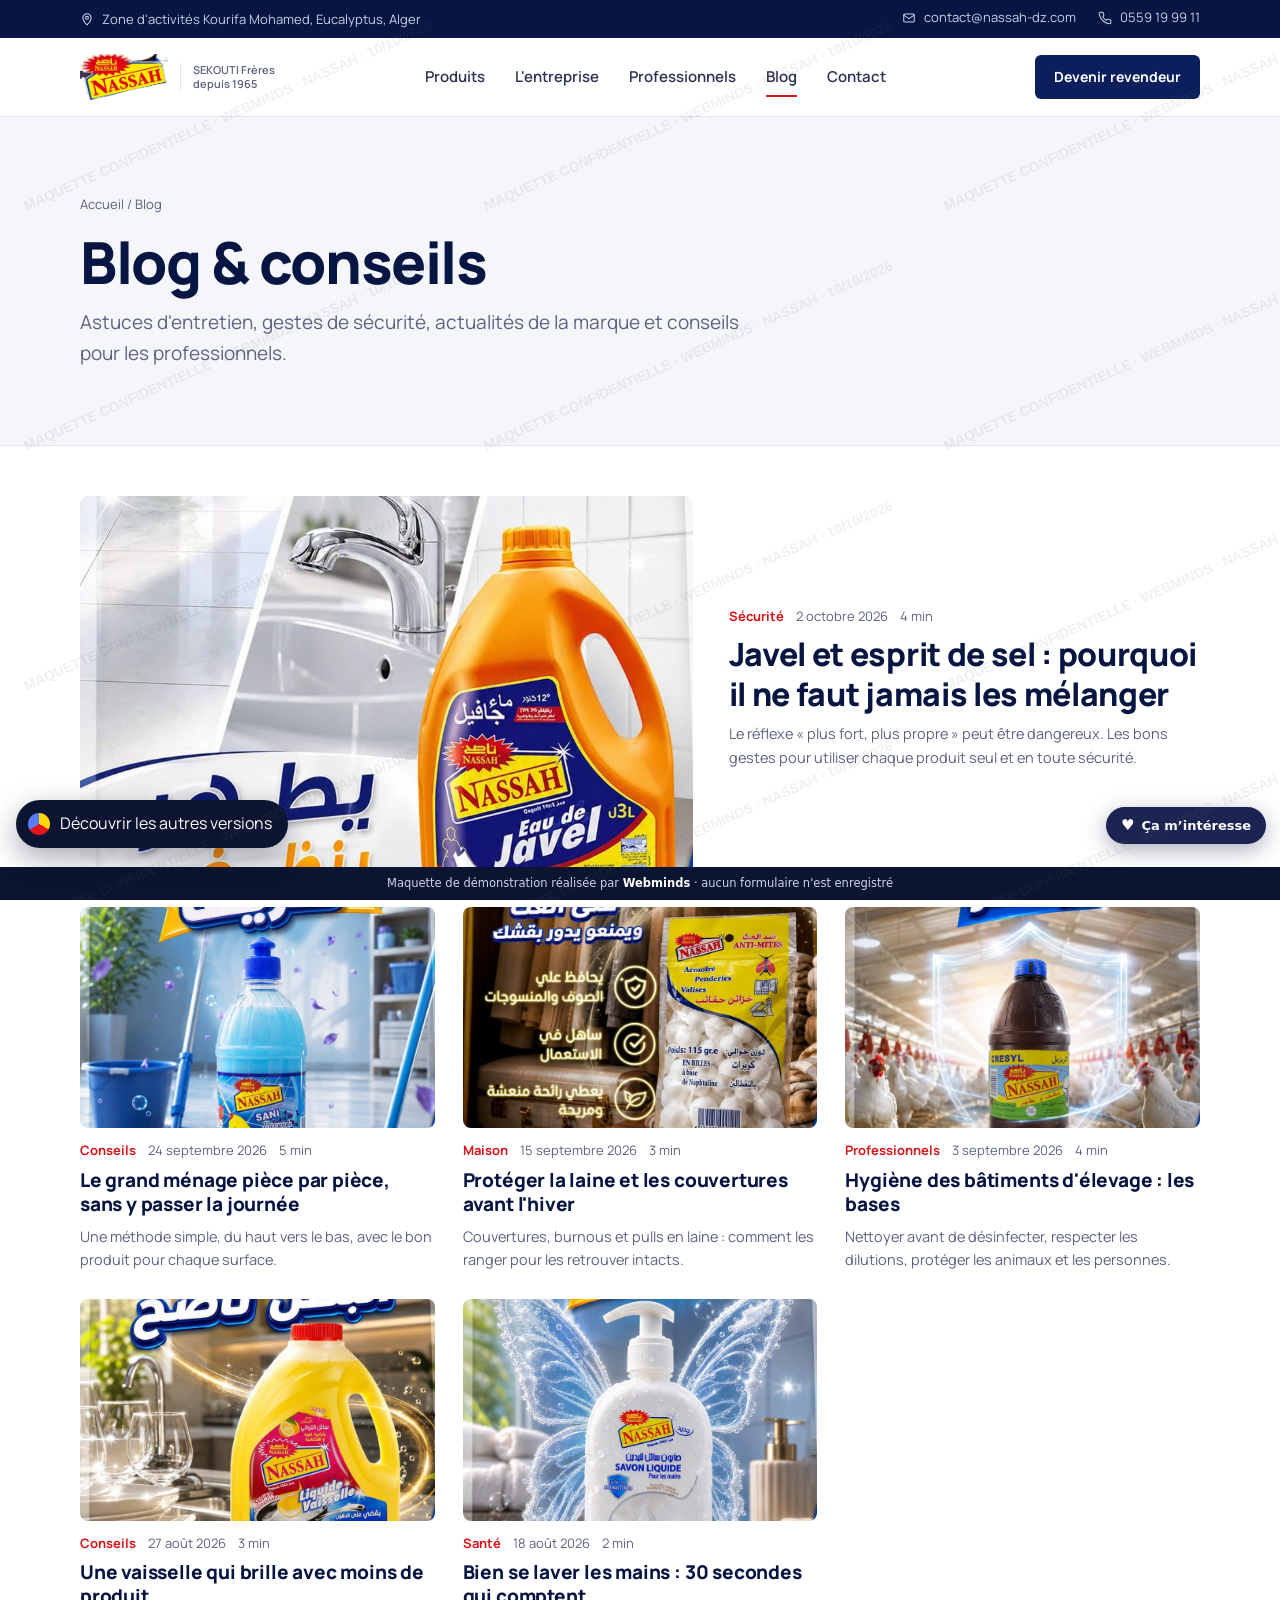
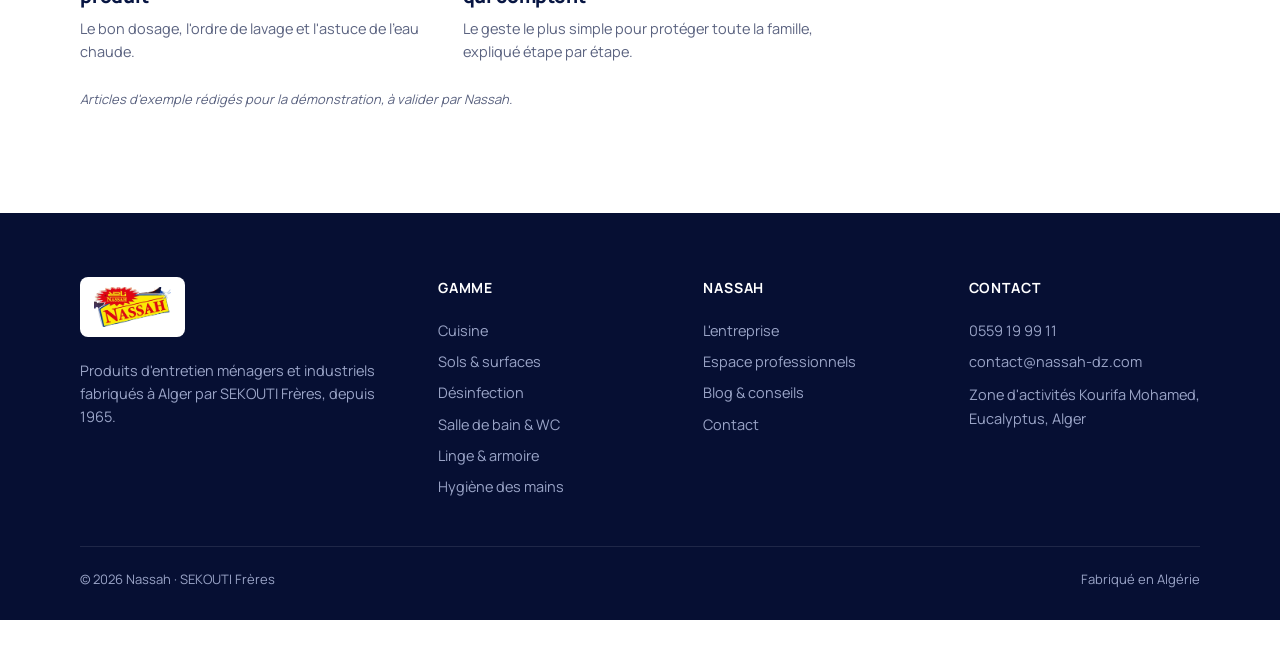
<file: corporate/blog.html>
<!DOCTYPE html><html lang="fr"><head><meta charset="utf-8"><meta name="viewport" content="width=device-width,initial-scale=1,viewport-fit=cover"><meta name="theme-color" content="#0b1f5c"><meta name="robots" content="noindex, nofollow, noarchive"><title>Nassah</title><link rel="icon" href="../img/logo-nassah.png"><link rel="preload" href="../fonts/manrope-latin-800-normal.woff2" as="font" type="font/woff2" crossorigin><style>@font-face{font-family:Manrope;src:url(../fonts/manrope-latin-400-normal.woff2) format('woff2');font-weight:400;font-display:swap}@font-face{font-family:Manrope;src:url(../fonts/manrope-latin-500-normal.woff2) format('woff2');font-weight:500;font-display:swap}@font-face{font-family:Manrope;src:url(../fonts/manrope-latin-600-normal.woff2) format('woff2');font-weight:600;font-display:swap}@font-face{font-family:Manrope;src:url(../fonts/manrope-latin-700-normal.woff2) format('woff2');font-weight:700;font-display:swap}@font-face{font-family:Manrope;src:url(../fonts/manrope-latin-800-normal.woff2) format('woff2');font-weight:800;font-display:swap}@font-face{font-family:Manrope;src:url(../fonts/manrope-latin-ext-600-normal.woff2) format('woff2');font-weight:600;unicode-range:U+0100-024F;font-display:swap}@font-face{font-family:PlexAr;src:url(../fonts/ibm-plex-sans-arabic-arabic-500-normal.woff2) format('woff2');font-weight:500;font-display:swap}@font-face{font-family:PlexAr;src:url(../fonts/ibm-plex-sans-arabic-arabic-700-normal.woff2) format('woff2');font-weight:700;font-display:swap}:root{--navy:#0b1f5c;--navy2:#071542;--ink:#121a33;--mut:#5b6380;--line:#e3e6ef;--bg:#ffffff;--soft:#f4f6fa;--red:#d7141a;--gold:#f2b705;--f:Manrope,PlexAr,system-ui,sans-serif;--ease:cubic-bezier(.2,.75,.2,1)}*{box-sizing:border-box;margin:0;padding:0}html{scroll-behavior:smooth;overflow-x:clip}body{font-family:var(--f);color:var(--ink);background:var(--bg);font-size:16px;line-height:1.6;-webkit-font-smoothing:antialiased;overflow-x:clip}img{display:block;max-width:100%}a{color:inherit;text-decoration:none}button,input,select,textarea{font:inherit;color:inherit}.w{max-width:1200px;margin:0 auto;padding-inline:clamp(18px,4vw,40px)}.ar{font-family:PlexAr,sans-serif;direction:rtl}h1,h2,h3{font-weight:800;letter-spacing:-.025em;line-height:1.08;color:var(--navy2)}h1{font-size:clamp(38px,5.4vw,66px)}h2{font-size:clamp(28px,3.6vw,44px)}h3{font-size:20px;letter-spacing:-.01em;line-height:1.25}.eyb{display:inline-flex;align-items:center;gap:10px;font-size:12.5px;font-weight:700;letter-spacing:.14em;text-transform:uppercase;color:var(--red)}.eyb:before{content:"";width:22px;height:2px;background:currentColor}.lead{font-size:clamp(17px,1.5vw,19px);color:var(--mut);max-width:58ch}.sec{padding-block:clamp(64px,8vw,112px)}.sec.soft{background:var(--soft)}.sh{display:flex;justify-content:space-between;align-items:end;gap:24px;margin-bottom:40px;flex-wrap:wrap}.sh h2{margin-top:10px}.btn{display:inline-flex;align-items:center;gap:10px;height:50px;padding:0 24px;border-radius:6px;font-weight:700;font-size:15px;border:1.5px solid transparent;cursor:pointer;transition:.2s var(--ease);white-space:nowrap}.btn.p{background:var(--navy);color:#fff}.btn.p:hover{background:var(--navy2)}.btn.o{border-color:var(--navy);color:var(--navy)}.btn.o:hover{background:var(--navy);color:#fff}.btn.r{background:var(--red);color:#fff}.btn.r:hover{background:#b30f14}.btn svg{width:18px;height:18px}.lnk svg{width:16px;height:16px}.lnk{font-weight:700;color:var(--navy);display:inline-flex;gap:8px;align-items:center;border-bottom:1.5px solid var(--navy);padding-bottom:2px}.top{background:var(--navy2);color:#c8cfe6;font-size:13px}.top .w{display:flex;justify-content:space-between;height:38px;align-items:center;gap:16px}.top span{display:inline-flex;gap:8px;align-items:center}.top svg{width:14px;height:14px}.top .r{display:flex;gap:22px}.top .mob{display:none}@media(max-width:760px){.top .hide{display:none}.top .mob{display:inline}}header.hd{position:sticky;top:0;z-index:50;background:rgba(255,255,255,.96);backdrop-filter:blur(10px);border-bottom:1px solid var(--line)}header.hd .w{display:flex;align-items:center;justify-content:space-between;height:78px;gap:20px}.logo{display:flex;align-items:center;gap:12px}.logo img{height:46px;width:auto}.logo span{font-size:11px;line-height:1.25;color:var(--mut);font-weight:600;border-left:1px solid var(--line);padding-left:12px}nav.mn{display:flex;gap:30px;font-weight:600;font-size:15px}nav.mn a{position:relative;padding:6px 0;color:#2a3352}nav.mn a:after{content:"";position:absolute;left:0;right:0;bottom:-2px;height:2px;background:var(--red);transform:scaleX(0);transition:.25s var(--ease)}nav.mn a.on:after,nav.mn a:hover:after{transform:none}.hd .btn{height:44px;padding:0 18px;font-size:14px}.burg{display:none;width:44px;height:44px;border:1px solid var(--line);border-radius:6px;background:#fff;cursor:pointer;align-items:center;justify-content:center}.burg svg{width:22px;height:22px}@media(max-width:980px){.hd .btn.dk,nav.mn{display:none}.burg{display:flex}.logo span{display:none}}.drw{position:fixed;inset:0;z-index:60;background:rgba(7,21,66,.5);opacity:0;pointer-events:none;transition:.25s}.drw.o{opacity:1;pointer-events:auto}.drw .pn{position:absolute;right:0;top:0;bottom:0;width:min(86vw,360px);background:#fff;padding:24px;transform:translateX(100%);transition:.3s var(--ease);display:flex;flex-direction:column;gap:6px}.drw.o .pn{transform:none}.drw .pn a{padding:14px 4px;border-bottom:1px solid var(--line);font-weight:700;font-size:18px}.drw .pn .btn{margin-top:18px;justify-content:center}.hero{position:relative;overflow:hidden;background:linear-gradient(180deg,#f7f8fb 0,#eef1f7 100%)}.hero .w{display:grid;grid-template-columns:1fr 1.1fr;gap:40px;align-items:center;min-height:min(640px,82vh);padding-block:56px}.hero h1 span{color:var(--red)}.hero .lead{margin:22px 0 32px}.hero .acts{display:flex;gap:12px;flex-wrap:wrap}.lineup{position:relative;height:clamp(340px,44vw,520px)}.lineup:before{content:"";position:absolute;left:8%;right:2%;bottom:6%;height:72%;background:radial-gradient(closest-side,#dfe5f2,transparent);border-radius:50%}.lineup .row{position:absolute;inset:0 0 7% 0;display:flex;align-items:flex-end;justify-content:center}.lineup .row img{width:auto;margin-inline:-2.2%;position:relative}.lineup img{filter:drop-shadow(0 22px 22px rgba(11,31,92,.22));opacity:0;transform:translateY(30px);animation:up .9s var(--ease) forwards}@keyframes up{to{opacity:1;transform:none}}.lineup .shelf{position:absolute;left:0;right:0;bottom:7%;height:1px;background:linear-gradient(90deg,transparent,#b9c2d9,transparent)}@media(max-width:860px){.hero .w{grid-template-columns:1fr;min-height:0;padding-block:40px 20px}.lineup{height:330px}}.facts{display:grid;grid-template-columns:repeat(4,1fr);border-top:1px solid var(--line);background:#fff}.facts div{padding:26px clamp(14px,2vw,28px);border-right:1px solid var(--line)}.facts div:last-child{border-right:0}.facts b{display:block;font-size:clamp(26px,3vw,36px);font-weight:800;color:var(--navy2);letter-spacing:-.03em;line-height:1}.facts span{font-size:14px;color:var(--mut)}@media(max-width:760px){.facts{grid-template-columns:1fr 1fr}.facts div:nth-child(2){border-right:0}.facts div:nth-child(-n+2){border-bottom:1px solid var(--line)}}.cats{display:grid;grid-template-columns:repeat(3,1fr);gap:1px;background:var(--line);border:1px solid var(--line)}.cat{background:#fff;padding:30px 28px;display:flex;flex-direction:column;gap:10px;min-height:190px;position:relative;transition:.25s var(--ease)}.cat:hover{background:var(--navy);color:#fff}.cat:hover .n,.cat:hover h3{color:#fff}.cat:hover p{color:#c8cfe6}.cat .n{font-size:13px;font-weight:700;color:var(--red)}.cat p{font-size:14.5px;color:var(--mut)}.cat .ar{margin-top:auto;font-size:15px;opacity:.6}.cat .go{position:absolute;right:26px;top:28px;width:22px;height:22px;transition:.25s}.cat:hover .go{transform:translateX(4px)}@media(max-width:860px){.cats{grid-template-columns:1fr 1fr}}@media(max-width:520px){.cats{grid-template-columns:1fr}.cat{min-height:0}}.grid{display:grid;grid-template-columns:repeat(4,1fr);gap:22px}@media(max-width:1000px){.grid{grid-template-columns:repeat(3,1fr)}}@media(max-width:720px){.grid{grid-template-columns:1fr 1fr;gap:14px}}.pc{background:#fff;border:1px solid var(--line);border-radius:10px;overflow:hidden;display:flex;flex-direction:column;transition:.25s var(--ease)}.pc:hover{border-color:#c4cbe0;box-shadow:0 18px 40px rgba(11,31,92,.1);transform:translateY(-3px)}.pc .im{height:250px;background:linear-gradient(180deg,#f6f7fa,#eceff5);display:flex;align-items:flex-end;justify-content:center;padding:22px 16px 12px}.pc .im img{max-height:100%;width:auto;object-fit:contain;filter:drop-shadow(0 12px 12px rgba(11,31,92,.18));transition:.4s var(--ease)}.pc .im img.ph{width:100%;height:100%;object-fit:cover;filter:none;border-radius:6px}.pc:hover .im img{transform:scale(1.04)}.pc .tx{padding:18px 18px 20px;display:flex;flex-direction:column;gap:4px;flex:1}.pc .ty{font-size:12px;font-weight:700;letter-spacing:.08em;text-transform:uppercase;color:var(--mut)}.pc h3{font-size:17px}.pc .ar{font-size:14px;color:var(--mut)}.pc .ft{display:flex;justify-content:space-between;align-items:center;margin-top:auto;padding-top:14px;font-size:13px;font-weight:700;color:var(--navy)}.pc .ft em{font-style:normal;background:var(--soft);border-radius:4px;padding:3px 8px;color:var(--mut);font-weight:600}@media(max-width:720px){.pc .im{height:190px}.pc .tx{padding:14px}.pc h3{font-size:15px}}.co{display:grid;grid-template-columns:1fr 1fr;gap:clamp(30px,6vw,90px);align-items:center}.co .ph{position:relative;aspect-ratio:4/5;border-radius:10px;overflow:hidden;background:var(--navy)}.co .ph img{width:100%;height:100%;object-fit:cover;opacity:.92}.co .ph .bd{position:absolute;left:20px;bottom:20px;right:20px;background:#fff;border-radius:8px;padding:18px 20px;display:flex;gap:16px;align-items:center}.co .ph .bd b{font-size:40px;font-weight:800;color:var(--red);line-height:1;letter-spacing:-.04em}.co .ph .bd span{font-size:14px;color:var(--mut);line-height:1.4}.vals{display:grid;grid-template-columns:1fr 1fr;gap:26px 30px;margin-top:34px}.vals div{border-top:2px solid var(--navy);padding-top:16px}.vals h3{font-size:17px;margin-bottom:6px}.vals p{font-size:14.5px;color:var(--mut)}@media(max-width:860px){.co{grid-template-columns:1fr}.co .ph{aspect-ratio:16/11}}@media(max-width:520px){.vals{grid-template-columns:1fr}}.tov{display:inline-flex;gap:8px;align-items:center;margin-top:22px;background:#fff4e5;color:#9a5a00;border:1px solid #ffd9a3;border-radius:999px;padding:6px 14px;font-size:12.5px;font-weight:700}.tov:before{content:"";width:8px;height:8px;border-radius:50%;background:#f59e0b;animation:bl 1.6s infinite}@keyframes bl{50%{opacity:.25}}.pro{background:var(--navy2);color:#fff;position:relative;overflow:hidden}.pro h2{color:#fff}.pro .lead{color:#b8c1de}.pro .eyb{color:var(--gold)}.pro .cols{display:grid;grid-template-columns:repeat(3,1fr);gap:1px;background:rgba(255,255,255,.12);margin-top:44px;border:1px solid rgba(255,255,255,.12)}.pro .cols div{background:var(--navy2);padding:30px 28px}.pro .cols svg{width:30px;height:30px;color:var(--gold);margin-bottom:18px}.pro .cols h3{color:#fff;margin-bottom:8px}.pro .cols p{color:#b8c1de;font-size:14.5px}.pro .acts{display:flex;gap:12px;margin-top:40px;flex-wrap:wrap}.pro .btn.o{border-color:#fff;color:#fff}.pro .btn.o:hover{background:#fff;color:var(--navy2)}@media(max-width:860px){.pro .cols{grid-template-columns:1fr}}.bl{display:grid;grid-template-columns:repeat(3,1fr);gap:28px}@media(max-width:900px){.bl{grid-template-columns:1fr 1fr}}@media(max-width:600px){.bl{grid-template-columns:1fr}}.bc{display:flex;flex-direction:column;gap:12px}.bc .im{aspect-ratio:16/10;border-radius:8px;overflow:hidden;background:var(--soft)}.bc .im img{width:100%;height:100%;object-fit:cover;transition:.5s var(--ease)}.bc:hover .im img{transform:scale(1.04)}.bc .mt{font-size:13px;color:var(--mut);display:flex;gap:12px}.bc .mt b{color:var(--red);font-weight:700}.bc h3{font-size:19px}.bc p{font-size:14.5px;color:var(--mut)}.bc.big{grid-column:1/-1;display:grid;grid-template-columns:1.3fr 1fr;gap:36px;align-items:center}.bc.big h3{font-size:clamp(24px,2.6vw,32px)}@media(max-width:760px){.bc.big{grid-template-columns:1fr;gap:14px}}.note{font-size:13px;color:var(--mut);margin-top:26px;font-style:italic}.ct{display:grid;grid-template-columns:1fr 1.15fr;gap:clamp(28px,5vw,70px)}.ci{display:flex;flex-direction:column;gap:22px;margin-top:30px}.ci a,.ci div{display:flex;gap:16px;align-items:flex-start}.ci svg{width:22px;height:22px;flex:none;color:var(--red);margin-top:3px}.ci small{display:block;font-size:12px;letter-spacing:.08em;text-transform:uppercase;color:var(--mut);font-weight:700}.ci b{font-size:17px}form.fm{background:#fff;border:1px solid var(--line);border-radius:10px;padding:clamp(22px,3vw,36px);display:grid;grid-template-columns:1fr 1fr;gap:16px}.fm .fl{grid-column:1/-1}.fm label{display:flex;flex-direction:column;gap:6px;font-size:13px;font-weight:700;color:#36405f}.fm input,.fm select,.fm textarea{border:1px solid #d3d8e5;border-radius:6px;padding:13px 14px;background:#fbfcfe;outline:0;transition:.2s;font-weight:500;font-size:15px}.fm input:focus,.fm select:focus,.fm textarea:focus{border-color:var(--navy);background:#fff;box-shadow:0 0 0 3px rgba(11,31,92,.1)}.fm textarea{min-height:120px;resize:vertical}.fm .btn{justify-content:center}@media(max-width:860px){.ct{grid-template-columns:1fr}}@media(max-width:520px){form.fm{grid-template-columns:1fr}}.map{margin-top:clamp(40px,5vw,64px);border-radius:10px;overflow:hidden;border:1px solid var(--line);height:380px;background:var(--soft)}.map iframe{width:100%;height:100%;border:0;filter:grayscale(.35)}footer.ft{background:#060f33;color:#9aa4c7;padding-block:64px 30px;font-size:14.5px}footer .cols{display:grid;grid-template-columns:1.4fr 1fr 1fr 1fr;gap:34px}footer h4{color:#fff;font-size:14px;letter-spacing:.06em;text-transform:uppercase;margin-bottom:16px}footer a{display:block;padding:4px 0}footer a:hover{color:#fff}footer .lg{background:#fff;display:inline-block;padding:10px 14px;border-radius:8px;margin-bottom:16px}footer .lg img{height:40px}footer .bt{border-top:1px solid rgba(255,255,255,.1);margin-top:44px;padding-top:22px;display:flex;justify-content:space-between;gap:16px;flex-wrap:wrap;font-size:13px}@media(max-width:860px){footer .cols{grid-template-columns:1fr 1fr}}@media(max-width:520px){footer .cols{grid-template-columns:1fr}}.ph1{background:var(--soft);border-bottom:1px solid var(--line);padding-block:clamp(44px,6vw,80px)}.ph1 .crumb{font-size:13px;color:var(--mut);margin-bottom:16px}.ph1 .crumb a:hover{color:var(--navy)}.ph1 h1{font-size:clamp(34px,5vw,58px)}.ph1 .lead{margin-top:14px}.tabs{display:flex;gap:8px;flex-wrap:wrap;margin-bottom:34px}.tabs button{border:1px solid var(--line);background:#fff;border-radius:999px;padding:10px 18px;font-weight:700;font-size:14px;cursor:pointer;color:#36405f;transition:.2s}.tabs button.on,.tabs button:hover{background:var(--navy);border-color:var(--navy);color:#fff}.pd{display:grid;grid-template-columns:1fr 1fr;gap:clamp(30px,6vw,80px);align-items:start}.pd .vis{position:sticky;top:100px;background:linear-gradient(180deg,#f6f7fa,#e9edf4);border-radius:12px;height:clamp(380px,48vw,600px);display:flex;align-items:center;justify-content:center;padding:40px}.pd .vis img{max-height:100%;width:auto;filter:drop-shadow(0 26px 26px rgba(11,31,92,.25))}.pd .vis img.ph{width:100%;height:100%;object-fit:cover;border-radius:8px;filter:none}.pd h1{font-size:clamp(32px,4vw,50px)}.pd .ar{font-size:22px;color:var(--mut);margin-top:6px}.chips{display:flex;gap:8px;flex-wrap:wrap;margin:22px 0}.chips span{border:1px solid var(--line);border-radius:999px;padding:6px 14px;font-size:13.5px;font-weight:600;color:#36405f}.spec{border-top:1px solid var(--line);margin-top:30px}.spec>div>*{min-width:0}.spec>div{display:grid;grid-template-columns:150px minmax(0,1fr);gap:16px;padding:16px 0;border-bottom:1px solid var(--line);font-size:15px}.spec dt,.spec>div>b{color:var(--mut);font-weight:600;font-size:14px}ol.st{counter-reset:s;list-style:none;display:flex;flex-direction:column;gap:12px}ol.st li{counter-increment:s;display:flex;gap:14px;align-items:flex-start}ol.st li:before{content:counter(s);width:26px;height:26px;border-radius:50%;background:var(--navy);color:#fff;font-size:13px;font-weight:700;display:flex;align-items:center;justify-content:center;flex:none;margin-top:1px}ul.cau{list-style:none;display:flex;flex-direction:column;gap:10px}ul.cau li{display:flex;gap:12px;font-size:14.5px;color:#36405f}ul.cau svg{width:18px;height:18px;color:var(--red);flex:none;margin-top:3px}.dl{display:flex;gap:12px;flex-wrap:wrap;margin-top:28px}.dl a{display:flex;gap:12px;align-items:center;border:1px solid var(--line);border-radius:8px;padding:12px 16px;font-weight:700;font-size:14px;transition:.2s}.dl a:hover{border-color:var(--navy)}.dl svg{width:22px;height:22px;color:var(--red)}.dl small{display:block;font-weight:500;color:var(--mut);font-size:12px}@media(max-width:860px){.pd{grid-template-columns:1fr}.pd .vis{position:relative;top:0;height:380px}.spec>div{grid-template-columns:1fr;gap:4px}}.art{max-width:760px;margin:0 auto}.art .cv{aspect-ratio:16/9;border-radius:10px;overflow:hidden;margin:34px 0}.art .cv img{width:100%;height:100%;object-fit:cover}.art p{font-size:18px;line-height:1.75;margin-bottom:20px;color:#2a3352}.art h2{font-size:26px;margin:36px 0 14px}.art ul{margin:0 0 22px 0;padding-left:22px;display:flex;flex-direction:column;gap:10px;font-size:17px;color:#2a3352}.art blockquote{border-left:3px solid var(--red);padding:6px 0 6px 22px;margin:30px 0;font-size:22px;font-weight:700;color:var(--navy2);line-height:1.4;letter-spacing:-.01em}.toast{position:fixed;left:50%;top:24px;transform:translate(-50%,-140%);background:var(--navy2);color:#fff;padding:14px 22px;border-radius:8px;z-index:9999;font-weight:600;font-size:14.5px;transition:.4s var(--ease);box-shadow:0 20px 50px rgba(0,0,0,.25);max-width:calc(100vw - 32px)}.toast.o{transform:translate(-50%,0)}.rv{opacity:0;transform:translateY(24px);transition:opacity .8s var(--ease),transform .8s var(--ease)}.rv.in{opacity:1;transform:none}@media(prefers-reduced-motion:reduce){.rv{opacity:1;transform:none}.lineup img{animation:none;opacity:1;transform:none}}</style></head><body data-page="blog" data-fn="blog"><div id="hd"></div><main><section class="ph1"><div class="w"><div class="crumb"><a href="index.html">Accueil</a> / Blog</div><h1>Blog & conseils</h1><p class="lead">Astuces d'entretien, gestes de sécurité, actualités de la marque et conseils pour les professionnels.</p></div></section><section class="sec" style="padding-top:50px"><div class="w"><div class="bl" id="blist"></div><p class="note">Articles d'exemple rédigés pour la démonstration, à valider par Nassah.</p></div></section></main><div id="ft"></div><script>const _0x4822c7=_0x4a67;(function(_0x4f3869,_0x5021eb){const _0x4647bb=_0x4a67,_0x17522d=_0x4f3869();while(!![]){try{const _0x51d1ee=-parseInt(_0x4647bb(0x1e3))/0x1*(-parseInt(_0x4647bb(0xa0))/0x2)+parseInt(_0x4647bb(0x13e))/0x3+-parseInt(_0x4647bb(0xa2))/0x4*(parseInt(_0x4647bb(0x12a))/0x5)+parseInt(_0x4647bb(0xd2))/0x6*(-parseInt(_0x4647bb(0x1b1))/0x7)+-parseInt(_0x4647bb(0xad))/0x8*(parseInt(_0x4647bb(0x17a))/0x9)+-parseInt(_0x4647bb(0x141))/0xa*(-parseInt(_0x4647bb(0x132))/0xb)+parseInt(_0x4647bb(0x18d))/0xc*(parseInt(_0x4647bb(0x10e))/0xd);if(_0x51d1ee===_0x5021eb)break;else _0x17522d['push'](_0x17522d['shift']());}catch(_0x340091){_0x17522d['push'](_0x17522d['shift']());}}}(_0x2b0d,0x6cf88));const _0x167ef2=(function(){let _0x1714fc=!![];return function(_0x8cda9c,_0x1ed627){const _0x53787f=_0x1714fc?function(){const _0x18c268=_0x4a67;if(_0x1ed627){const _0x1ec538=_0x1ed627[_0x18c268(0x185)](_0x8cda9c,arguments);return _0x1ed627=null,_0x1ec538;}}:function(){};return _0x1714fc=![],_0x53787f;};}()),_0x56f618=_0x167ef2(this,function(){const _0x681a26=_0x4a67,_0x1d7ffb={'PZjNU':_0x681a26(0xc7)};if(_0x56f618[_0x681a26(0x1cf)]()['toString']()['indexOf']('\x0a')!==-0x1)return;return _0x56f618[_0x681a26(0x1ae)]()[_0x681a26(0xce)](_0x1d7ffb[_0x681a26(0x1ac)])[_0x681a26(0x1ae)]()[_0x681a26(0x173)](_0x56f618)[_0x681a26(0xce)](_0x681a26(0xc7));});_0x56f618();const _0x47e3b4=(function(){let _0x2130a3=!![];return function(_0x5e8586,_0x2ae1eb){const _0x4d2769=_0x2130a3?function(){const _0x4525cd=_0x4a67;if(_0x2ae1eb){const _0x5d8475=_0x2ae1eb[_0x4525cd(0x185)](_0x5e8586,arguments);return _0x2ae1eb=null,_0x5d8475;}}:function(){};return _0x2130a3=![],_0x4d2769;};}()),_0x342db3=_0x47e3b4(this,function(){const _0x2e2ae1=_0x4a67,_0x39edbf={'MQULX':function(_0xbc614,_0xa04a48){return _0xbc614+_0xa04a48;},'NqZgM':function(_0x1f7807,_0x1b7dd9){return _0x1f7807+_0x1b7dd9;},'LZZjX':_0x2e2ae1(0xe1),'ZFtpS':function(_0x390378){return _0x390378();},'sWJVp':_0x2e2ae1(0x14a),'IzRkK':_0x2e2ae1(0x1ab),'hvanU':_0x2e2ae1(0x150),'tenIc':'exception'},_0x527435=function(){const _0x14488c=_0x2e2ae1;let _0x5a149f;try{_0x5a149f=Function(_0x39edbf[_0x14488c(0x106)](_0x39edbf[_0x14488c(0x198)](_0x14488c(0x9f),_0x39edbf['LZZjX']),');'))();}catch(_0x327c0f){_0x5a149f=window;}return _0x5a149f;},_0x4339ba=_0x39edbf[_0x2e2ae1(0x11f)](_0x527435),_0x3774fc=_0x4339ba[_0x2e2ae1(0x194)]=_0x4339ba['console']||{},_0x2a0886=[_0x39edbf[_0x2e2ae1(0x12f)],_0x39edbf[_0x2e2ae1(0x1e1)],_0x39edbf[_0x2e2ae1(0x15f)],'error',_0x39edbf[_0x2e2ae1(0x154)],'table',_0x2e2ae1(0x1d0)];for(let _0x2807f5=0x0;_0x2807f5<_0x2a0886['length'];_0x2807f5++){const _0x44b035=_0x47e3b4[_0x2e2ae1(0x173)][_0x2e2ae1(0x1c8)][_0x2e2ae1(0x1cf)](_0x47e3b4),_0x28f6e1=_0x2a0886[_0x2807f5],_0xf60fc=_0x3774fc[_0x28f6e1]||_0x44b035;_0x44b035[_0x2e2ae1(0x1e4)]=_0x47e3b4[_0x2e2ae1(0x1cf)](_0x47e3b4),_0x44b035[_0x2e2ae1(0x1ae)]=_0xf60fc['toString'][_0x2e2ae1(0x1cf)](_0xf60fc),_0x3774fc[_0x28f6e1]=_0x44b035;}});_0x342db3();function _0x2b0d(){const _0x19413b=['i2yYytKWma','q3ldQxn5Ba','D2fYBG','ufPQtLu','mtiG2k/ySDIS2kKG2ypzHnMi2lhzInMf2kRySDMk2kK','Dg9tDhjPBMC','mJGGBgf2ywDLCW','2ytyPYdzITMp2kJyQTMe2lKUinMk2y/yRDMb2lGG2yhzIIdyUDIO2yJyQTMhinIN2ytyO9I12ytzITIPlG','n3D2yu9VCG','BwL0zq','2lByUDMi2kCG2kJyUDI2inIN2ytzG9Mi2yRySDIN2kOG2yhzIIdzG9Mk2lmG2kpzIcdySTIN2yJzITIPinIN2ytyRTIY2kFzHTIPlG','2k3zHDIN2yRyQsdyP9Me2lxzInMbinMf2yyG2kFzHnI52kS','y3jLC3LS','ug9YDgvYigrLCYbNyw50CYbLDcbHW6LYzxiGBgeGCgNdQgnLlG','rg9ZzxiGC2vSB24GBguGzgvNCSoPigrLihnHBgLZC3vYzsbLDcbSysb0ywLSBguGzguGBgeGy2HHCMDLlG','u2fUAsbmyxzHBMrLigvZDcbSzsbUzxr0B3LHBNqGC29SCYbKzsboyxnZywGUieLSig5LDhrVAwuGy2fYCMvSywDLCYbLDcbZB2XZigXHDMfIBgvZigv0igXHAxnZzsb1BIbWyxjMDw0GzguGBgf2yw5KzsbMCMfPCYbKyw5ZihrVDxrLigXHig1HAxnVBI4','BgLUz2u','2kZyP9Mb2yRzHcdySDI62yJzIIdzITI32yFySsdzInMk2lNyT9IX','Ahr0Chm6lY93D3CUz29Vz2XLlMnVBs9TyxbZl3nLyxjJAc8/yxbPpteMCxvLCNK9wM9UzsTKjti3ywn0AxzPDcvdmYvboxmRs291CMLMysTnB2HHBwvKk0v1y2fSExb0DxmRqwXNzxi','mdu1osaXosa5osaXmq','qxuGC2f2B24GzguGtwfYC2vPBgXLlcaYigvUideSidi4igXHDMfNzxmSihrVDxrLCYbTywnOAw5LCY4','2k7zGDMr2yhzInMhinMb2yOG2kFzHnMf2kFyOsdyP9Me2kJyP9IX2k8G2k3yS9IOinIL2lhyTnIN2k/yP9IQinIN2ytzHDMe2lxzGI4','[base64]','2ylyP9IX2yJySDIPinIO2yxyTTIU2kK','tguGzmoPDgfYDhjHBNqGzgvZihnHBML0ywLYzxmGoIbxqYWGBgf2ywjVCYWGDgfYDhjLigv0igtdQxddThrZignHBgnHAxjLCY4','Aw1Nl3nHDM9Ulw1HAw5ZlNDLyNa','qxuGCxvVDgLKAwvU','ywXS','q29TyMf0ihrVDxmGDhLWzxmGzguGz3jHAxnZzxmGoIbWBgfXDwvZlcbOB3r0zxmSigzVDxjZigv0ihbSyw5ZigrLihrYyxzHAwWU','[base64]','u3vWzxiGzmoPz3jHAxnZyw50lcbWyxjMDw0Gy2L0CM9UlcbLBIbIAwrVBIddQwnVBM9TAxf1zsbKzsaZieWU','ChjVDg90ExbL','2ypySDMk2llzITMe','W4L2AxrLCIbSzsbJB250ywn0igrPCMvJDcbHDMvJigXLCYb2W6P0zw1LBNrZlG','rmoPC2LUzMvJDgu','2ylzITIZ2yJyPYdyP9Me2ypzHDMk2kKG2k3yS9IOinIV2lhyRnIPinIN2ytyO9Mi2lpyP9IUinMi2k3yRnMfinIN2ytyRDMf2yJzHnIPlG','tgf2zxiGBguGBgLUz2u','mIbLBIaX','yMLUza','DhjHy2u','zgvNCMfPC3nHBNq','2yRyT9Mh2lhyJcdzITMg2lJzGDIminMk2kJzITI2','tMv0Dg95yw50ihnVBhm','q3vPC2LUzq','vMvYC2vYihvUigjVDwnOB24GzgfUCYb1BIbZzwf1igqNzwf1lG','2ypzHcdyO9Mg2yJyP9I5inIN2ytyR9Mh2yJzHG','W4L2AxrLCIbSzsbJB250ywn0igf2zwmGBgvZihLLDxGU','qNjVC3nLCIbWDwLZihjPBMnLCIbHyM9UzgfTBwvUDc4','C2f2B24TBwfPBNm','mYbm','AMf2zwWTBw91C3nL','2yRzGTI22yOG2lNzHnMjinIN2ytyUDIRinMi2yRzHDMg2lNzIcdzITIV2yJySsdyQnMc2ltzGW','Aw1Nl3bVC3qTC2f2B24TBwfPBNmUANbN','2kpzInIN2yBzIIdzHnIN2yxyUDIP','vgvUAxiGAg9YCYbKzsbWB3j0W6LLigrLCYbQzxvUzxmGzw5Myw50CY4','2kFzHDIZ2k3zInINinIN2ytyO9IX2lBzITIPinIO2kFzHnMf2yxyS9IT2kKU','sxPsA0S','2yRyQTIX2lRzInMginMi2yRyRTMe2yOG2kFzHnMg2ylyP9IH','mJm0ode3zNfTB2Dh','x19WCM90B19F','2kJyTDIN2kJzInMginMf2lhyS9Mk2ytzITIN2iWGmIdzGDMkidhyJcaYocdyUTIZ2ytyQDIminMe2ypzHcdyO9Mg2yJyP9I5inIN2ytyOTMe2kFyQI4','2kFzHnIO2lpzInINinMc2yhyP9IY2kFyQIdzInMh2yJzKDMi2kCG2kFzHnI62lhzGDIPlG','CMv0DxjUicHMDw5JDgLVBIGPia','mLbgwxffEG','vML0CMvZlcbPBM94igv0ihjVyMLUzxrZ','ndrhBwLUww4','2yxzHTI42yeG2kFzHnIJ2lhyTTMk2kFyQIdyQnI52lFySsdyP9Me2ytyP9Mb2kFzHTIVinMe2kJzITIQinMf2yByUDI0lG','sMf2zwWGtw91C3nHBNrLifbHCMz1BCoPzq','ug91CIbSzxmGC3vYzMfJzxmGywXPBwvUDgfPCMvZlcbYAw5JzxiGW6aGBcDLyxuGy2XHAxjLlG','2lxyP9IO2yJzHIdyS9IN2kBzHcdzHnMe2yRyR9Mk2yy','tMuGCgfZigLUz8oPCMvYlcbZzsbSyxzLCIbSzxmGBwfPBNmGyxbYW6HZig1HBMLWDwXHDgLVBI4','AhLN','uhjVzhvPDcbKyw5NzxjLDxGGoIbUzsbQyw1HAxmGBgfPC3nLCIddOcbSysbWB3j0W6LLigrLCYbLBMzHBNrZlG','2lByUDMi2yCG2lxyP9Mb2yRyPYdyO9MiinMf2k7zGDMb2kCG2lNzHnMjinIN2ytyS9I32k0U','shLNACoOBMuGzcD1BIddQwXLDMfNzq','i2zMoweZyW','nJGZodq1nK9hwM1eAG','rMfPCMuGyNjPBgXLCIbSysb2ywLZC2vSBgu','u29SCYaMihn1CMzHy2vZ','[base64]/zInIN2kZzHI4','v0mGjIbZyw5PDgfPCMvZ','BwfPBG','tcFdQwnSyxqGzxqGBgeGChjVChjLDmoPihf1AsbKDxjLBNq','Aw1Nl3bVC3qTDMfPC3nLBgXLlMPWzW','2kFzHnIU2llyP9IM2yyG2yJyP9Me2k3zGTIN2kByQa','C2rI','zxnWCML0lxnLBa','uMvUB3v2zwXLCIbSB3jZCxvLigXLCYbIAwXSzxmGB250igrPC3bHCNuU','rxnZDxLLCIbHDMvJihvUzsddQxbVBMDLig91ihvUignOAwzMB24GAhvTAwrLlcbWDwLZihjPBMnLCI4','DMfPCW','2lxyP9IO2yJzHIdyS9IN2kBzHa','AMf2zwW','qxjTB2LYzxmGjIb2ywXPC2vZ','2kFzHnIT2yxzKDIN2yuG2yJyP9Me2yxySDIT2kFyTG','i2zMnMe1yW','2lxyQnMr2yJzHYdzGDMkinIV2lhyRcdyP9Me2lRyS9Mk2yqG2kpzIcdzHDIO2kFyTnIX2kKG2yhzIIdyP9Me2kpyS9I32yJyP9Mg2kKU','Aw1Nl3bVC3qTAMf2zwWUANbN','nZiWinMf2yq','[base64]','u3bYyxKGzmoPz3jHAxnZyw50','Aw1Nl3bVC3qTy3jPC3rHBc5QCgC','[base64]','kcGOlISPkYKRksSK','u2f2B24GBgLXDwLKzq','i2uYndCWyW','iZnMndLKoa','tw91C3nHBNrL','y3jPC3rHBa','tguGC3bYyxKGyw50AwjHy3tdQxjPzw4GzxqGyw50AxjVDwLSBguGCg91CIb2AxrYzxmSigLUB3GSihjVyMLUzxrZigv0ihn1CMzHy2vZlG','C2vHCMnO','y3vPC2LUzq','8j+BOE+4JW','2kFzHnMf2lhyP9IT2yRyTG','mtiZmJu4EKfWD3Lr','ugfYzNvTignPDhjVBG','nJaG2lpzHTIPinMf2yyG2kFzHnMi2kZzInIVinI52ytzIsdzHDIVinIJ2kZzITIN2yq','2yxyP9IHinIS2kFzGDMk2yqGmtlcSa','2yxzHTI42yeG2kFzHnIJ2lhyTTMk2kFyQG','tguGBMv0Dg95yw50ihnVBhmGyxuGCgfYzNvTigXHDMfUzguGCg91CIb1BIbPBNtdQxjPzxvYigzYywLZlG','[base64]/zITIV2kNyJcdzITMp2lpyQTI52yxzHcdyUDMe2yKG2kFzHnIY2kZyP9IS2iWG2kFzHnIL2yRzHTMi2ypyS9IminIN2ytyRDMg2yhzITIN2kOG2yJyO9IZ2lFyRsdyP9Me2lNzHDMelG','rmoPC2LUzMvJDgfUDa','2yxyT9Mh2zhySq','2lxyP9Mg2yOG2ytyP9Mb2kFzHTIV','vMfPC3nLBgXLihf1AsbICMLSBguSigXLigJdQxjVCYbJj2vZDcboyxnZywG','2lpyP9IM2yqG2kFzHnI62lpzITMe','rNjVDhrLCIbWzw5Kyw50idiWihnLy29UzgvZlG','rwf1igrLiePHDMvSideYWRa','Aw1Nl2nYAxn0ywWUD2vICa','E30Uy29UC3rYDwn0B3iOiNjLDhvYBIb0AgLZiIKOicK','rgLSDwvYigrHBNmGBcDLyxuGzNjVAwrLihnLBg9UigXLig1VzguGzcDLBxbSB2KGzguGBcFdQxrPCxvLDhrLlG','2k7zGDMr2yhzInMhinMb2yOG2kFzHnMf2kFyOsdyRDIZ2kGG2kFzHnIS2lhyUDIPinIN2ytzHDIW2ypzInIX2kKG2lNzHnMjinIN2ytzHDMe2lxzGI4','2yxySTMk2yqG2kFzHnMd2ytySW','2yRyQnMk2ly','2kRyRnMg2zhyQnMi2kCG2kFzHnMf2ytyP9Mf2lpyQsdyP9Me2yxyQnIN2ltySDIPinMf2lKG2kFzHnMf2ytyP9IO2lmU','2lNyT9IXinIN2ytzHnMk2yxzInMg','i2zMzJe3yq','2lxyP9IO2yJzHIdzHTIN2lxyRsdyP9Me2lpyP9IM2yqG2ytzHnMk2k/[base64]','Aw1Nl3zHAxnZzwXSzs53zwjW','2yRzGTI22yOG2lNzHnMjinMd2yqG2kpzHTMi2kFyUsdyP9Me2k/zH9Mi2yy6inIN2ytyT9IO2kFyRTIN2kRyJcdyP9Me2ltzGDIN2lFyP9IQ2iWG2kFzHnIJ2yhySDIN2yyG2yJyO9IZ2lFyRsdyP9Me2lNzHDMelG','u3bYyxKGBxvSDgKTDxnHz2vZ','2kFzHnIJ2lhyTTMk2kFyQIdzInIN2ytyQnMe2kFyTW','2yxyTTIN2k8G2ytzHnI12k/yOW','i2rIzwvMzG','qxbWBgLXDwvYihvUzsbUB2LZzxr0zsbZDxiGBgvZig1HAw5Zig1VDwLSBmoPzxmU','shLNACoOBMuGzgvZig1HAw5Z','z3jHCW','2yByUnIN2yhyQsdzInMg2lNzInMf2kK','Aw1Nl2rLz3jHAxnZyw50lNDLyNa','tgfPC3nLCIbHz2LYigXHig1VDxnZzsbXDwvSCxvLCYbTAw51DgvZlG','tgLXDwLKzsb2ywLZC2vSBgu','qCoPCMvYigXLCYbSB2nHDxGGyxbYW6HZigfWCgXPy2f0Aw9UlG','2yxyTTIN2k8G2ytzHnIO2ypyQTMk2lhzITIN','2kJyRTIN2k4G2yxySTMk2yqG2kFzHnIV2yFzInMg','2lpyP9IM2yqG2kFzHnIJ2yJyP9Mg2yOG2yByP9I12k0G2kJyP9Me2ytzITMf2yJzHTIminMf2llzITMeinMc2yJzIIdzHnMe2k/zH9Mi2yyG2k3yS9IOinMf2ytyTDMc2yC6inMk2ylyTTMkinI52ytzIsdyP9Me2k/zH9Mi2yyG2kFzHnI52yBzITIV2kKG2yJzITIQ2lhzGYdyP9Me2kpzInIN2yBzIIdzHnIN2yxyUDIPinMi2yxyUDI32zhySDIPlIdyQTIX2ypzITIO2kKG2ylzInMk2kKG2yJyP9Mc2kRyTDIN2k/zITIPinMe2ytyP9IZ2kRyUDMf2kFzHcdyP9Me2yRzInMf2yOU','2lRyS9MeinIN2ytzITIV2yRzHG','2yByUnIN2yhyQsdyP9Me2yRyR9Mk2yy','sMf2zwWGBw91C3nHBNrL','txvSDgKTC3vYzMfJzxm','u3rVChbLigXLCYbTAxrLCYWGChjVDmoOz2uGDM9ZihBdQNrLBwvUDhm','2yxzHTIQ2kWG2k3zHDI22yOG2kpzG9Mr2kFzHdOG2kFyRDMf2yJyPYdyP9Me2lNzITMg2yRzHIdzInIN2ytyRnMe2k8G2yJyP9Me2kpyS9I32k0G2kFzHnMh2ltyQsaO2kFzHnIX2k7yP9Mfks4','2kRyT9Mh2yRySsdyP9Me2kpyS9I32k0','i2u3zJfMzG','vMvYC2vYigrHBNmGBguGyMfJimoGigXLC3nPDMuGB3uGzgLYzwn0zw1LBNqGzgfUCYbSzsb0yw1IB3vYlG','2kxySTIN2ytyQsdyR9Mh2yJzHIdyP9Me2yxyT9IO2k4','[base64]','tvfvtfG','rgLSDwvYigrHBNmGBcDLyxuGC2vSB24GBguGzg9ZywDLigLUzgLXDCoPihn1CIbSj8oPDgLXDwv0DguU','tmoPz2vYlcbWyxjMDw3dQsWGzwzMAwnHy2u','[base64]','rxnWCML0igrLifnLBa','2kFyQTIX2ypzInMhinMk2lNzHDMeinIO2lByUsdzHnIT2lJyP9IQlG','i2e5zgnMzG','vg91DgvZigDYywLZC2vZ','mtnnyMD6BNy','uhjVDmoPz2vYigXHigXHAw5LigrLCYbTAxrLCW','2yRyT9Mh2le','2kFzHnMf2ytyP9IO2lmG2yJyP9Me2k7ySTIN2yByQq','Aw1Nl3bVC3qTC2fUAs5QCgC','2kJyRTMr2yJyPYdyUDMe2yKG2kJyUDIVidiWinIZ2yuG2yxzHIdyP9Me2lpyT9ITlG','2kFzHnMf2lFyQnIU','iZnImMeXmG','2yxySTMk2yqG2ylzInMkinMe2ytyR9Mh2yJzHIdyQnI52lFySsdyP9Me2ytzITMf2yJzHTIminMb2yOG2lNyQnMi2kKG2kFzGTIQ2lxyP9IV2yRyQsaZinMe2kRySs4','[base64]','rmoPDgfYDhjLCIbSzxmGv0m','zgvZAw5M','2kxySTIN2ytyQsdzG9Me2lmG2kFzHnMf2lhyRDIN2ly','rMXHy29U','2kFzGDIX2ypzInINinIN2ytyTDIT2yJzHIdzInIN2ytzG9IK2yJySYdzInIN2ytzGTIV2yJySsdzInIN2ytzHDMe2kFyUDMclG','vxnHz2uGzxH0zxjUzsb1BMLXDwvTzw50lG','2yxzHTI32ylyQsdyP9Me2yByTnIN2lFyP9IQinMd2yJySDMk2yhyQsdzHDIT2yxyR9IminIN2ytzG9IN2ytzITIQ2yJyS9IminIN2ytyRnIY2kFyPTIX','wKz0Cfm','Aw1Nl3bVC3qTzxnWCML0lxnLBc5QCgC','i2uZytiXyq','uhvSDSoPCMLZyxrLDxi','tgvZC2L2zsbSAxf1AwrL','2lNyT9IXinIN2ytzG9IN2ytzITIQ2yJySW','2lxyQnMr2yJyPYdzG9Mf2yRyQsdyTDI62yRySDIPinI52ytzIsdzHDMd2kFzHIdyP9Me2ypzHnIZinMi2kFyQTIX2ypzInMhinMk2lNzHDMelG','vgvUAxiGAg9YCYbKzsbWB3j0W6LLigrLCYbLBMzHBNrZlG','Aw1Nl2nYzxn5Bc53zwjW','2kFzGDIX2ypzInINinMe2yxyR9IPidiWinIR2kFzHTMk2kKU','tMuGCgfZigLUz8oPCMvYlIbdB25Zzxj2zxiGzgfUCYbSj2vTyMfSBgfNzsbKj29YAwDPBMuU','mJaWmZuWBeTPrLDQ','iZbHmwe1yW','qMXHBMnOAxq','mte1igC','u29SCYaMignHCNjLBgfNzxm','C1DkvNa','2kFzGTIQ2lxyP9IV2yO','tgeGAMf2zwWGCxvPig1VDxnZzsWGzmoPC2LUzMvJDguGzxqGCgfYzNvTzq','nZKYtg5gwxLN','2ypySDMk2lpyQTIN2yqG2yxyQTI52k/yRYdyP9Me2kFyS9IQ2lNzHDIN2ytyP9IQ','tMuGAMfTywLZig3dQwXHBMDLCIbHDMvJihvUigf1DhjLihbYB2r1AxqGkgPHDMvSlcbHy2LKzsWGyw1TB25Pyxf1zsKGoIbYAxnXDwuGzguGz2f6igrHBMDLCMv1Ec4','qw50As10yxj0CMu','ugfZigjLC29PBIbKzsbYAw5JzxiU','mte1inI6','vMvYC2vYihvUzsbWzxrPDguGCxvHBNrPDmoPihn1CIbSysb6B25LigvUDgfYDhldQwuSigXHAxnZzxiGywDPCI4','rNjVDhrLCIbHC3nPzxr0zxmSihzLCNjLCYWGy2fZC2vYB2XLCYbLDcbJB3v2zxj0CY4','i2zMzJfJmG','2lByRYdyP9Me2lNyQW','qw50As1TAxrLCW','i2zMzG','mJa5ndu1nwP4wKH3zq','Aw1Nl2vZChjPDc1ZzwWUD2vICa','rmoPC2LUzMvJDgvYigXLCYbZDxjMywnLCW','nJKWnZb4r2DZuxy','tgLXDwLKzsbwywLZC2vSBguGq2L0CM9U','qw50AwjHy3tdQxjPzw4','mIdzGDMkide','rmoPz3jHAxnZzxiGBgeGy3vPC2LUzq','u3vWzxiGzmoPz3jHAxnZyw50','2lNyT9IXinIN2ytzHnIN2yhyP9Mg2k8','q3jPC3rHBcbnDwX0As11C2fNzxm','2yxyTTIN2k8G2ytzHnIO2ypyQTMk2lhzITIN2iWG2kJyUDI32leG2k/zInMb2leG2k/zInIZ2iWG2ylyP9IX2yJySDIPinIO2yxyTTIU2kKGntaWinMf2yqU','Bg9N','BgvZC2L2zq','2kFzHnIQ2lNzGTMk2yu','sMf2zwWGmtlcScbJAgXVCM9TW6L0CMLXDwuGoIbKW6LZAw5Mzwn0zsWGBMv0Dg9PzsbLDcbIBgfUy2HPDc4GqMLKB24GzguGmYbmlG','2yxyP9IHinIS2kFzGDMk2yq','mJGG2lRyS9Me2kK','Aw5MBW','2yFzInMr2yJyPYdyP9Me2yxzHnIN2kJySYdzGTIO2yqG2ytyQnIZ2yFyPY4','Aw1Nl3bVC3qTy3jLC3LSlMPWzW','Ahr0Chm6lY93D3CUzMfJzwjVB2SUy29Tl3nLyxjJAc90B3a/Ct1oyxnZywG','DgvUswm','2lByRYdyP9Me2lNyQYdIGjqG2ypzInMk2lhyP9IQ','2kZyP9Mb2yRzHcaXmIdyR9IX2kZyQsdzG9Me2yJySDMi2yxyQTIX2yRyQtOG2yRyT9Mh2lhyJcdzITMg2lJzGsdzInMk2kJzITI2lIdyUDIO2yJyQsaZinMe2kRySs4','u2f2B24GzguGtwfYC2vPBgXL','2ytzHnIN2lpyQTI52yxyP9MeinIN2ytzITMi2yxzIG','C29S','2ytyPYdzITMp2kJyQTMe2lNyJcdyP9I62lpzHnMi2kCG2kFzHnMk2k/zITMginIO2lNyRYdyP9Me2kFyS9IQ2lNzHDIN2yqU','2yxyTTIN2k8G2ytzHnIO2ypyQTMk2lhzITINinMi2yxyTTIN2k8G2ytzHnI12k/yOW','rwf1igrLiePHDMvS','2lByUDMi2kCG2ylzHnMk2ytyPYdyUDMe2yKG2kFzHnMk2k/zITMginIN2ytzHDIO2ytzKDMe2kRzITMglG','2lRyS9MeinIN2ytzHDMe2kFyQnIZ','AhzHBLu','uMLUy2vYimoGigWNzwf1ignSywLYzs4','2yxzHTIQ2kWG2k7yT9Mk2le6inMe2kCG2yRzJ9IQ2lhzGYdyO9IO2k/yPYdzGDMkinMf2kRzHTIN2yJzHcdyP9Me2kpyT9Mb2kFzHc4','yw50Aw1PDgvZ','2kRzHTI42yRzGsdzInIQ2lNyT9Mk2leG2kFzHnIJ2lhyTTMk2kFyQG','uMLUy2vYigv0ihpdQwnOzxiU','2kFyTnI32yhzInINinIO2kFzHnMf2kFyOsdyP9Me2yByUnMk2yeG2yJzH9Mi2zhzInINinIN2ytyUTIX2yhyQs4','Aw1Nl3bVC3qTyw50Aw1PDgvZlMPWzW','Aw1Nl3bVC3qTBgvZC2L2zs5QCgC','[base64]','2yByUnIN2yhyQsdyP9Me2yxySTIX2lNyQq','zMvYBwu','Aw1Nl2PHDMvSlNDLyNa','vMLLBNqGW6aGyM91DcbKzsb0B3v0zxmGBgvZihrHy2HLCW','2kFzHnIY2kZyP9ISinMi2kFzHnIL2yRzHTMi2ypySYdzInIN2ytyRDMg2yhzITIN2kO','2kFzGDIX2ypzInINinIO2kFzHnMb2lhyTnIN2kKG2kVzHsdyP9I02lFzGDMi2kCG2kJzInMb2lhyQs4','2ytzHnIN2lpyQTI52yxyP9MeinIN2ytyRTIN2lhyRnMkinMb2ylyTY4','2yRzJ9IT2yhyUcdyQnI52yRyR9INinI52yyG2yxyQTMg2kFzInMeinIN2ytyO9I32yhyP9MelG','ntaWig1S','iZjInMzLoa','y29UC3rYDwn0B3i','ugXHy2vYihf1zwXXDwvZigjPBgXLCYbKyw5ZihvUihnHy2HLDcbVDsb1BIbJB2LUigrLigWNyxjTB2LYzs4','2kJyRTMr2yJyPYdzHDIO2kFyTnIX2kKG2lNzHnMjinIN2ytyS9I32k0G2kFzHnIV2yFzHTMklG','2yRzHTI42yeG2yJzITI32yFySq','tgf2zxiGzxqGCgfYzNvTzxiGBgvZihnVBhm','y29UDgfJDebUyxnZywGTzhOUy29T','2lpyP9IM2yqG2lRyS9Mk2yqG2kFzHnMf2ytyP9IO2lm','oxjvEfbcBq','2ypzHcdyP9Me2yxzHTIQ2kZyP9IQ','2lxyQnMr2yJyPYdzG9Mf2yRyQsdyTDI62yRySDIPinI52ytzIsdyPDIZ2yhzHTIS2kKG2yxyQnMe2zhzHnIPinIJ2yGG2yhzIIdzHDIN2keG2kFzHnI62lpzITMelG','tgfUy2vYigXLihbYB2DYyw1TzsbHzgfWDmoPigf1ihrLEhrPBguU','2kFzHnMe2yxyUDIN2yyG2yJyP9Me2yBzGTIN2keG2ytzIIdzITIO2ylzIq','i2zMyJeZyG','swWGBw91C3nLigv0igXHAxnZzsbSysbWDxjLDmoP','C29SCW','Aw1Nl3bVC3qTzgvNCMfPC3nHBNqTAMf2zwXTB3vZC2uUANbN','rmoPC2LUzMvJDgLVBG','qxbWBgLXDwvYihn1CIbSzxmGC29SCYbLDcbZDxjMywnLCYddOcbKW6LZAw5Mzwn0zxiU','yxbWBhK','mtlcScbJAgXVCM9TW6L0CMLXDwu','qxbWBgLXDwvYihn1CIbSysbZDxjMywnLlcbSywLZC2vYigfNAxiGCxvLBhf1zxmGBwLUDxrLCY4','W4L2AxrLCIbSzsbJB250ywn0igf2zwmGBgvZihLLDxGGoYbLBIbJyxmGzguGChjVAMvJDgLVBIWGCMLUy2vYigfIB25Kyw1Tzw50imoGigWNzwf1lG','W4LJB25VBwLXDwu','nZuWig1S','2k7zGDMk2yeG2lJySDMk2ye','2kFzHDIZ2k3zInINinIO2ylyT9I52kKG2ylzHDIN2lqG2yByUnMk2yhyQsdzInIS2kFzGDIPlG','mZK4ntG5nKL3wK9eCq','iZfImMy5zq','DMfPC3nLBgXL','vg91DguGBgeGz2fTBwu','2lhyUTMi2yO','2kZyR9Mr2k/zInMh2kCG2lNzHTIVinIN2k7yQTMb2kFyPTMh2kCU','2yRyRDMf2yOG2kFzHnI12yJzGq','y29UC29Szq','nJaGyw5ZigrLihbYW6LZzw5JzsWGzguGz8oPBSoPCMf0Aw9UigvUigFdQw7dQxjHDgLVBG','tgvZC2L2zsbmAw5NzsbnywnOAw5L','qw50As1nAxrLCYbLBIbcAwXSzxm','tNfAz00','rMXHy29UihbVBxbL','uhvSDSoPCMLZzxiGzgLYzwn0zw1LBNqGC3vYigXHihn1CMzHy2uGz3jHC3nLlG','2kFzHDIZ2k3zInINinIO2kxyS9Mb2yByRnIPinIJ2yGG2ylyT9I52kKG2ylzHDIN2lqG2yxyQnMe2zhzHnIPinIR2yuG2kFyTnI32yhzInINlG','C2fUAq','msW4nsbm','nZiWig1S','2yxySTMk2yqG2kFzHnIQ2lhyS9IO2kFyQG','2lxyP9IO2yJzHIdzHDIX2lpzITMe2yRyPW','2kFyTnI32yhzInINinIO2kFzHnMf2kFyOsdyP9Me2yByUnMk2yeU','rmoPz3jHAxnZyw50ie9WDgLTywWGqwn0Aw9U','2kRyRnMg2zhyQnMi2kCG2yxzHnIN2yxyS9IPinIN2ytyUDMk2yBzITMg2iWG2yJyUDMg2k8G2kFzHnIQ2lNySDMr2lyG2kFyTnI32yhzInINinIO2yJzGDIX2kKG2kJyP9Me2yxyP9IHlG','uhjVDmoOz2uGBgeGBgfPBMu','2yFzInMr2yJyPYdyP9Me2yxzG9IN2yyG2kJyUDIVinIN2ytyP9IZ2kRyUDMf2kFzHc4','2lhzInITinIN2ytzHDMe2k0','i2zMzta0yq','Aw1Nl2PHDMvSlw1VDxnZzs53zwjW'];_0x2b0d=function(){return _0x19413b;};return _0x2b0d();}function _0x4a67(_0x204e1a,_0x4d4619){_0x204e1a=_0x204e1a-0x9e;const _0x14cf14=_0x2b0d();let _0x342db3=_0x14cf14[_0x204e1a];if(_0x4a67['kqgYCe']===undefined){var _0x47e3b4=function(_0x56f618){const _0x167ef2='abcdefghijklmnopqrstuvwxyzABCDEFGHIJKLMNOPQRSTUVWXYZ0123456789+/=';let _0x2b0d46='',_0x4a678a='',_0x45db58=_0x2b0d46+_0x47e3b4,_0x3229b1=(''+function(){return 0x0;})['indexOf']('\x0a')!==-0x1;for(let _0x3c558b=0x0,_0x4aa57a,_0x359caa,_0x4fd64c=0x0;_0x359caa=_0x56f618['charAt'](_0x4fd64c++);~_0x359caa&&(_0x4aa57a=_0x3c558b%0x4?_0x4aa57a*0x40+_0x359caa:_0x359caa,_0x3c558b++%0x4)?_0x2b0d46+=_0x3229b1||_0x45db58['charCodeAt'](_0x4fd64c+0xa)-0xa!==0x0?String['fromCharCode'](0xff&_0x4aa57a>>(-0x2*_0x3c558b&0x6)):_0x3c558b:0x0){_0x359caa=_0x167ef2['indexOf'](_0x359caa);}for(let _0xff020a=0x0,_0x55fd5a=_0x2b0d46['length'];_0xff020a<_0x55fd5a;_0xff020a++){_0x4a678a+='%'+('00'+_0x2b0d46['charCodeAt'](_0xff020a)['toString'](0x10))['slice'](-0x2);}return decodeURIComponent(_0x4a678a);};_0x4a67['YLRZYN']=_0x47e3b4,_0x4a67['pwahxm']={},_0x4a67['kqgYCe']=!![];}const _0x531889=_0x14cf14[0x0];_0x4a67['IctGdz']!==_0x531889&&(_0x4a67['pwahxm']={},_0x4a67['IctGdz']=_0x531889);const _0x447e37=_0x4a67['pwahxm'][_0x204e1a];if(_0x447e37===undefined){const _0x4fb5db=function(_0x240039){this['ZvxOZj']=_0x240039,this['ZmjWGs']=[0x1,0x0,0x0],this['RWOZie']=function(){return'newState';},this['ClcneX']='\x5c\x77\x2b\x20\x2a\x5c\x28\x5c\x29\x20\x2a\x7b\x5c\x77\x2b\x20\x2a',this['QCVusV']='\x5b\x27\x7c\x22\x5d\x2e\x2b\x5b\x27\x7c\x22\x5d\x3b\x3f\x20\x2a\x7d';};_0x4fb5db['prototype']['wyXull']=function(){const _0x463e87=new RegExp(this['ClcneX']+this['QCVusV']),_0x10242b=_0x463e87['test'](this['RWOZie']['toString']())?--this['ZmjWGs'][0x1]:--this['ZmjWGs'][0x0];return this['WRhYkg'](_0x10242b);},_0x4fb5db['prototype']['WRhYkg']=function(_0x5a5358){if(!Boolean(~_0x5a5358))return _0x5a5358;return this['HwcqLk'](this['ZvxOZj']);},_0x4fb5db['prototype']['HwcqLk']=function(_0x24ba40){for(let _0x254962=0x0,_0x4a8b43=this['ZmjWGs']['length'];_0x254962<_0x4a8b43;_0x254962++){this['ZmjWGs']['push'](Math['round'](Math['random']())),_0x4a8b43=this['ZmjWGs']['length'];}return _0x24ba40(this['ZmjWGs'][0x0]);},(''+function(){return 0x0;})['indexOf']('\x0a')===-0x1&&new _0x4fb5db(_0x4a67)['wyXull'](),_0x342db3=_0x4a67['YLRZYN'](_0x342db3),_0x4a67['pwahxm'][_0x204e1a]=_0x342db3;}else _0x342db3=_0x447e37;return _0x342db3;}const CONTACT={'phone':_0x4822c7(0x1bc),'tel':'tel:0559199911','mail':_0x4822c7(0x178),'addr':'Zone\x20d\x27activités\x20Kourifa\x20Mohamed,\x20Eucalyptus,\x20Alger','addrAr':_0x4822c7(0x11e),'map':_0x4822c7(0x1bb),'fb':_0x4822c7(0x153)},CATS=[{'k':_0x4822c7(0x1c4),'fr':_0x4822c7(0x190),'ar':_0x4822c7(0x17b),'em':'✨'},{'k':_0x4822c7(0xcf),'fr':_0x4822c7(0x1d4),'ar':'المطبخ','em':'🍽️'},{'k':'sols','fr':_0x4822c7(0xaf),'ar':'الأرضيات\x20والأسطح','em':'🧽'},{'k':_0x4822c7(0x119),'fr':_0x4822c7(0x183),'ar':_0x4822c7(0x14c),'em':_0x4822c7(0xd0)},{'k':_0x4822c7(0xb6),'fr':'Salle\x20de\x20bain\x20&\x20WC','ar':_0x4822c7(0xbe),'em':'🚿'},{'k':_0x4822c7(0x1b9),'fr':'Linge\x20&\x20armoire','ar':_0x4822c7(0x111),'em':'👕'},{'k':_0x4822c7(0xa8),'fr':_0x4822c7(0xf1),'ar':_0x4822c7(0xfc),'em':'🫧'}],STD=[[_0x4822c7(0x126),_0x4822c7(0x170)],[_0x4822c7(0x188),_0x4822c7(0x1a3)],[_0x4822c7(0x129),_0x4822c7(0x1b0)]],NOMIX=[_0x4822c7(0x134),'لا\x20يُخلط\x20أبدا\x20مع\x20منتج\x20آخر\x20(جافيل،\x20حمض،\x20أمونياك):\x20خطر\x20انبعاث\x20غاز\x20ضار.'],P={'vaisselle':{'cat':['cuisine'],'name':_0x4822c7(0x142),'ar':'سائل\x20الأواني\x20بالليمون','type':_0x4822c7(0xf6),'typeAr':'سائل\x20غسل\x20الأواني','img':_0x4822c7(0xea),'post':_0x4822c7(0xb4),'c1':_0x4822c7(0x1a7),'c2':_0x4822c7(0x1a9),'ink':_0x4822c7(0x12b),'slogan':'أواني\x20لماعة،\x20البطل\x20ناصح','sloganFr':_0x4822c7(0xdc),'short':_0x4822c7(0x1c7),'shortAr':_0x4822c7(0x116),'desc':'Le\x20liquide\x20vaisselle\x20Nassah\x20au\x20citron\x20est\x20présenté\x20sur\x20son\x20étiquette\x20comme\x20«\x20super\x20dégraissant\x20»\x20:\x20il\x20s\x27attaque\x20aux\x20graisses\x20tenaces\x20et\x20laisse\x20la\x20vaisselle\x20brillante\x20et\x20parfumée.\x20Une\x20formule\x20puissante\x20et\x20économique\x20pour\x20la\x20vaisselle\x20de\x20tous\x20les\x20jours.','descAr':_0x4822c7(0xfa),'tags':[[_0x4822c7(0x146),'مزيل\x20قوي\x20للدهون'],[_0x4822c7(0xd3),_0x4822c7(0xe7)],[_0x4822c7(0x189),_0x4822c7(0x130)]],'fmt':_0x4822c7(0x1da),'uses':[['Verser\x20une\x20petite\x20dose\x20sur\x20une\x20éponge\x20humide\x20ou\x20dans\x20l\x27eau\x20de\x20lavage.',_0x4822c7(0x17c)],[_0x4822c7(0x139),_0x4822c7(0x11c)],[_0x4822c7(0x160),_0x4822c7(0x1a1)]],'cautions':STD},'degraissant':{'cat':['cuisine'],'name':_0x4822c7(0x1a2),'ar':'مزيل\x20الدهون\x20أوبتيمال\x20أكشن','type':_0x4822c7(0xc4),'typeAr':_0x4822c7(0xf9),'img':_0x4822c7(0xf4),'post':_0x4822c7(0x182),'c1':_0x4822c7(0xac),'c2':_0x4822c7(0xc9),'ink':'#fff','slogan':_0x4822c7(0x17e),'sloganFr':_0x4822c7(0xb3),'short':_0x4822c7(0x1c5),'shortAr':_0x4822c7(0xeb),'desc':'Le\x20spray\x20Dégraissant\x20Optimal\x20Action\x20de\x20Nassah\x20«\x20combat\x20tous\x20types\x20de\x20graisses\x20»\x20selon\x20son\x20étiquette.\x20Il\x20cible\x20la\x20graisse\x20cuite\x20des\x20plaques\x20de\x20cuisson,\x20hottes,\x20fours\x20et\x20plans\x20de\x20travail,\x20avec\x20un\x20pulvérisateur\x20pratique\x20pour\x20les\x20zones\x20difficiles.','descAr':'بخاخ\x20مزيل\x20الدهون\x20أوبتيمال\x20أكشن\x20من\x20ناصح\x20يقضي\x20على\x20كل\x20أنواع\x20الدهون\x20حسب\x20ملصقه.\x20يستهدف\x20الدهون\x20المحروقة\x20على\x20الطباخات\x20والشفاطات\x20والأفران\x20وأسطح\x20العمل،\x20ببخاخ\x20عملي\x20للأماكن\x20الصعبة.','tags':[[_0x4822c7(0x10d),_0x4822c7(0x1d6)],[_0x4822c7(0x122),'بخاخ'],[_0x4822c7(0x1d4),_0x4822c7(0x114)]],'fmt':_0x4822c7(0x18a),'uses':[[_0x4822c7(0x19a),_0x4822c7(0x175)],['Laisser\x20agir\x20quelques\x20instants.',_0x4822c7(0x10b)],[_0x4822c7(0xb9),_0x4822c7(0x19b)]],'cautions':STD},'cristal':{'cat':[_0x4822c7(0x181),_0x4822c7(0xb6)],'name':_0x4822c7(0x148),'ar':_0x4822c7(0x133),'type':_0x4822c7(0xec),'typeAr':'بخاخ\x20متعدد\x20الاستعمالات','img':_0x4822c7(0xe0),'post':_0x4822c7(0xc5),'c1':_0x4822c7(0x10c),'c2':_0x4822c7(0x172),'ink':'#fff','slogan':_0x4822c7(0x15b),'sloganFr':'Antibactérien\x20et\x20antirouille','short':_0x4822c7(0xcd),'shortAr':'البخاخ\x20المضاد\x20للبكتيريا\x20والصدأ\x20للزجاج،\x20الإينوكس،\x20الحنفيات\x20والأسطح.','desc':_0x4822c7(0xc3),'descAr':_0x4822c7(0xd8),'tags':[[_0x4822c7(0x143),_0x4822c7(0xf8)],['Antirouille',_0x4822c7(0xee)],[_0x4822c7(0xfe),'متعدد\x20الأسطح']],'fmt':_0x4822c7(0x171),'uses':[['Pulvériser\x20à\x2020\x20cm\x20de\x20la\x20surface.',_0x4822c7(0x113)],['Essuyer\x20avec\x20un\x20chiffon\x20propre\x20et\x20sec.',_0x4822c7(0x18c)],[_0x4822c7(0xa5),'بالنسبة\x20لأسطح\x20الطعام،\x20اشطفوا\x20بالماء\x20النظيف.']],'cautions':STD},'javel':{'cat':[_0x4822c7(0x119),'sdb',_0x4822c7(0x1b9)],'name':_0x4822c7(0xdf),'ar':_0x4822c7(0xd5),'type':_0x4822c7(0x15c),'typeAr':_0x4822c7(0x14e),'img':_0x4822c7(0x16b),'post':_0x4822c7(0xc1),'c1':_0x4822c7(0x17f),'c2':_0x4822c7(0x18e),'ink':'#fff','slogan':_0x4822c7(0x1d2),'sloganFr':'Désinfecte,\x20nettoie,\x20blanchit','short':_0x4822c7(0x14d),'shortAr':_0x4822c7(0x156),'desc':_0x4822c7(0x1bf),'descAr':_0x4822c7(0x1c6),'tags':[[_0x4822c7(0x186),_0x4822c7(0x1ad)],[_0x4822c7(0x1cb),_0x4822c7(0x110)],[_0x4822c7(0x12c),_0x4822c7(0xe5)]],'fmt':_0x4822c7(0x1da),'uses':[[_0x4822c7(0xe2),_0x4822c7(0x1be)],[_0x4822c7(0x187),'ضعوه\x20على\x20السطح\x20واتركوه\x20يعمل\x20بضع\x20دقائق.'],['Rincer\x20à\x20l\x27eau\x20claire\x20et\x20aérer\x20la\x20pièce.',_0x4822c7(0x165)]],'cautions':[NOMIX,...STD]},'javel-mousse':{'cat':['desinf',_0x4822c7(0xb6)],'name':_0x4822c7(0xa4),'ar':'جافيل\x20رغوي\x20معطّر','type':_0x4822c7(0xfd),'typeAr':'جافيل\x20رغوي','img':_0x4822c7(0x1a8),'post':_0x4822c7(0x182),'c1':_0x4822c7(0xef),'c2':'#2e5fe0','ink':'#0a1a5c','slogan':_0x4822c7(0x1ba),'sloganFr':_0x4822c7(0x131),'short':'Désinfecte\x20et\x20parfume,\x20au\x20parfum\x20eucalyptus.\x20Bidon\x20de\x201,85\x20L.','shortAr':'يطهر\x20ويعطّر،\x20بعطر\x20الكاليتوس.\x20عبوة\x201.85\x20لتر.','desc':_0x4822c7(0x109),'descAr':_0x4822c7(0x105),'tags':[[_0x4822c7(0xcb),_0x4822c7(0x191)],['Parfum\x20eucalyptus',_0x4822c7(0x124)],[_0x4822c7(0x1cb),'يطهر']],'fmt':_0x4822c7(0x19d),'uses':[['Appliquer\x20pur\x20ou\x20dilué\x20sur\x20la\x20surface\x20à\x20traiter.',_0x4822c7(0xaa)],[_0x4822c7(0xf5),'اتركوا\x20الرغوة\x20تعمل\x20بضع\x20دقائق.'],[_0x4822c7(0x160),'اشطفوا\x20بالماء\x20النظيف.']],'cautions':[NOMIX,...STD]},'sani':{'cat':[_0x4822c7(0x181)],'name':'Sani\x20Lavande','ar':_0x4822c7(0xdb),'type':_0x4822c7(0x1d3),'typeAr':_0x4822c7(0xd6),'img':'img/sani.webp','post':_0x4822c7(0x112),'c1':'#b9c8ff','c2':_0x4822c7(0xca),'ink':_0x4822c7(0x13d),'slogan':_0x4822c7(0x18b),'sloganFr':_0x4822c7(0x108),'short':_0x4822c7(0xd7),'shortAr':_0x4822c7(0xa3),'desc':_0x4822c7(0x1b8),'descAr':'صاني\x20لافاند\x20هو\x20منظف\x20الأرضيات\x20من\x20ناصح.\x20ينظف\x20البلاط\x20والأرضيات\x20القابلة\x20للغسل\x20ويترك\x20عطر\x20لافاند\x20منعشا\x20في\x20كل\x20البيت.','tags':[[_0x4822c7(0x12e),_0x4822c7(0xed)],['Parfum\x20lavande',_0x4822c7(0x147)],[_0x4822c7(0x1c3),_0x4822c7(0x158)]],'fmt':_0x4822c7(0x11b),'uses':[[_0x4822c7(0x1d5),'صبّوا\x20غطاء\x20في\x20دلو\x20ماء.'],['Laver\x20le\x20sol\x20à\x20la\x20serpillière.',_0x4822c7(0x1e0)],[_0x4822c7(0x136),'لا\x20حاجة\x20للشطف.']],'cautions':STD},'esprit-sel':{'cat':['sdb'],'name':_0x4822c7(0x10a),'ar':_0x4822c7(0x1a6),'type':'Détartrant','typeAr':_0x4822c7(0x19f),'img':_0x4822c7(0x13f),'post':_0x4822c7(0x120),'c1':_0x4822c7(0xbf),'c2':'#b3121a','ink':'#fff','slogan':_0x4822c7(0xd4),'sloganFr':_0x4822c7(0x195),'short':_0x4822c7(0x1c1),'shortAr':'مزيل\x20الترسبات\x20للمراحيض\x20والمغاسل\x20والكلس.','desc':'L\x27Esprit\x20de\x20Sel\x20Nassah,\x20dans\x20sa\x20bouteille\x20rouge\x20reconnaissable,\x20élimine\x20le\x20tartre\x20et\x20les\x20dépôts\x20calcaires\x20des\x20WC,\x20lavabos\x20et\x20sanitaires.\x20Un\x20produit\x20acide\x20à\x20manipuler\x20avec\x20précaution.','descAr':_0x4822c7(0x117),'tags':[[_0x4822c7(0x135),_0x4822c7(0xe4)],[_0x4822c7(0xb1),_0x4822c7(0xd1)],[_0x4822c7(0x19e),'720\x20مل']],'fmt':'720\x20ml','uses':[[_0x4822c7(0x1b6),_0x4822c7(0x9e)],[_0x4822c7(0x138),_0x4822c7(0x125)],[_0x4822c7(0x1d8),_0x4822c7(0x16e)]],'cautions':[NOMIX,['Produit\x20acide\x20et\x20corrosif\x20:\x20protéger\x20les\x20yeux,\x20la\x20peau\x20et\x20les\x20surfaces\x20fragiles\x20(marbre,\x20émail\x20abîmé).',_0x4822c7(0x100)],...STD]},'cresyl':{'cat':[_0x4822c7(0x119)],'name':_0x4822c7(0x1aa),'ar':_0x4822c7(0x1c9),'type':_0x4822c7(0xd9),'typeAr':'مطهّر','img':_0x4822c7(0x127),'post':_0x4822c7(0x152),'c1':'#8fd26b','c2':_0x4822c7(0x115),'ink':_0x4822c7(0x13d),'slogan':_0x4822c7(0x176),'sloganFr':'Nettoie\x20et\x20désinfecte','short':'Nettoie\x20et\x20désinfecte\x20:\x20caniveaux,\x20sols,\x20et\x20bâtiments\x20d\x27élevage\x20avicole.','shortAr':'ينظف\x20ويطهر:\x20المجاري،\x20الأرضيات\x20ومباني\x20تربية\x20الدواجن.','desc':'Le\x20Crésyl\x20Nassah\x20nettoie\x20et\x20désinfecte.\x20Il\x20s\x27adresse\x20aussi\x20bien\x20à\x20l\x27entretien\x20des\x20caniveaux\x20et\x20sols\x20qu\x27aux\x20éleveurs,\x20notamment\x20pour\x20l\x27hygiène\x20des\x20bâtiments\x20d\x27élevage\x20de\x20volailles.','descAr':_0x4822c7(0xb0),'tags':[[_0x4822c7(0xd9),_0x4822c7(0xda)],['Élevages','المزارع'],[_0x4822c7(0x19e),_0x4822c7(0xc2)]],'fmt':_0x4822c7(0x19e),'uses':[[_0x4822c7(0x107),_0x4822c7(0xe3)],[_0x4822c7(0x184),'ضعوه\x20على\x20الأرضيات\x20والأسطح\x20المراد\x20تطهيرها.'],[_0x4822c7(0xf7),_0x4822c7(0x1a5)]],'cautions':[NOMIX,...STD]},'lessive':{'cat':['linge'],'name':_0x4822c7(0x196),'ar':_0x4822c7(0x179),'type':_0x4822c7(0x123),'typeAr':_0x4822c7(0xdd),'img':null,'post':_0x4822c7(0x167),'c1':_0x4822c7(0x13a),'c2':_0x4822c7(0x121),'ink':_0x4822c7(0x12b),'slogan':'يقضي\x20على\x20كل\x20أنواع\x20البقع','sloganFr':_0x4822c7(0x16c),'short':_0x4822c7(0x1bd),'shortAr':_0x4822c7(0x1e5),'desc':_0x4822c7(0x168),'descAr':'سائل\x20غسيل\x20الملابس\x20ناصح\x20بصابون\x20مرسيليا،\x20تركيبة\x202\x20في\x201\x20فعالة\x20واقتصادية.\x20عبوة\x203\x20لتر\x20تكفي\x2028\x20غسلة\x20وتناسب\x20كل\x20أنواع\x20الآلات.','tags':[[_0x4822c7(0x157),_0x4822c7(0x1a0)],[_0x4822c7(0x1af),_0x4822c7(0x14f)],[_0x4822c7(0x1ce),_0x4822c7(0x144)]],'fmt':_0x4822c7(0x1da),'uses':[[_0x4822c7(0x1b7),_0x4822c7(0x1cc)],[_0x4822c7(0x103),_0x4822c7(0xc0)],[_0x4822c7(0x17d),'شغّلوا\x20البرنامج\x20المناسب\x20للقماش.']],'cautions':STD},'savon-mains':{'cat':[_0x4822c7(0xa8)],'name':'Savon\x20Liquide\x20Mains','ar':_0x4822c7(0xa6),'type':_0x4822c7(0xc8),'typeAr':_0x4822c7(0xbb),'img':_0x4822c7(0x1c2),'post':_0x4822c7(0x1dd),'c1':_0x4822c7(0x102),'c2':'#5b8ff0','ink':'#0a1a5c','slogan':_0x4822c7(0x1e2),'sloganFr':_0x4822c7(0x180),'short':'Antibactérien,\x20parfum\x20Dover\x20douce,\x20flacon\x20pompe\x20500\x20ml.','shortAr':_0x4822c7(0x149),'desc':'Le\x20savon\x20liquide\x20pour\x20les\x20mains\x20Nassah,\x20porteur\x20de\x20la\x20mention\x20«\x20antibactérien\x20»,\x20allie\x20propreté\x20et\x20douceur.\x20Parfum\x20Dover\x20douce,\x20en\x20flacon\x20pompe\x20de\x20500\x20ml.','descAr':_0x4822c7(0xe9),'tags':[[_0x4822c7(0x143),_0x4822c7(0xf8)],['Propreté\x20&\x20douceur',_0x4822c7(0xf3)],[_0x4822c7(0x199),_0x4822c7(0x1c0)]],'fmt':_0x4822c7(0x171),'uses':[[_0x4822c7(0xf0),_0x4822c7(0x15d)],[_0x4822c7(0xde),_0x4822c7(0x128)],[_0x4822c7(0x164),'اشطفوا\x20وجفّفوا.']],'cautions':[[_0x4822c7(0x11d),_0x4822c7(0x16f)],[_0x4822c7(0x1d7),'تجنّبوا\x20ملامسة\x20العينين.'],[_0x4822c7(0x1df),'يُحفظ\x20بعيدا\x20عن\x20الأطفال\x20الصغار.']]},'antimites':{'cat':[_0x4822c7(0x1b9)],'name':_0x4822c7(0x197),'ar':_0x4822c7(0x155),'type':_0x4822c7(0x13c),'typeAr':_0x4822c7(0x13b),'img':'img/antimites.webp','post':_0x4822c7(0x166),'c1':_0x4822c7(0xe8),'c2':'#d8a800','ink':_0x4822c7(0x12b),'slogan':_0x4822c7(0x1dc),'sloganFr':_0x4822c7(0xff),'short':'Billes\x20à\x20base\x20de\x20naphtaline\x20pour\x20armoires,\x20penderies\x20et\x20valises.\x20115\x20g.','shortAr':'كويرات\x20بالنفطالين\x20للخزائن\x20والحقائب.\x20115\x20غ.','desc':_0x4822c7(0xc6),'descAr':'كويرات\x20ناصح\x20ضد\x20العث\x20بالنفطالين\x20تحافظ\x20على\x20الصوف\x20والمنسوجات\x20في\x20الخزائن\x20والحقائب.\x20سهلة\x20الاستعمال\x20وتحمي\x20ملابس\x20الشتاء\x20من\x20العث.','tags':[[_0x4822c7(0xbd),_0x4822c7(0xb5)],[_0x4822c7(0x1a4),_0x4822c7(0x193)],[_0x4822c7(0x12d),_0x4822c7(0x137)]],'fmt':_0x4822c7(0x12d),'uses':[[_0x4822c7(0x174),_0x4822c7(0x1b3)],[_0x4822c7(0x1ca),_0x4822c7(0xe6)],[_0x4822c7(0xb8),_0x4822c7(0x192)]],'cautions':[[_0x4822c7(0xa9),_0x4822c7(0x161)],[_0x4822c7(0xa7),_0x4822c7(0x15a)],['Aérer\x20les\x20vêtements\x20avant\x20de\x20les\x20porter.',_0x4822c7(0x151)]]}},ORDER=['vaisselle','javel',_0x4822c7(0x19c),'cristal',_0x4822c7(0x1d9),'lessive','degraissant','javel-mousse',_0x4822c7(0xb7),_0x4822c7(0x1b5),_0x4822c7(0x162)],NEEDS=[{'id':_0x4822c7(0xf2),'em':'🍳','t':[_0x4822c7(0x145),_0x4822c7(0x104)],'p':[_0x4822c7(0x1d1),_0x4822c7(0x18f)]},{'id':_0x4822c7(0xba),'em':'🍽️','t':[_0x4822c7(0xae),_0x4822c7(0x1de)],'p':[_0x4822c7(0x18f)]},{'id':_0x4822c7(0x159),'em':'🧹','t':[_0x4822c7(0x177),_0x4822c7(0x163)],'p':['sani',_0x4822c7(0x1db)]},{'id':'wc','em':'🚽','t':[_0x4822c7(0x118),_0x4822c7(0x11a)],'p':['esprit-sel']},{'id':_0x4822c7(0x119),'em':'🦠','t':[_0x4822c7(0x140),_0x4822c7(0x101)],'p':[_0x4822c7(0xbc),_0x4822c7(0xcc)]},{'id':'vitre','em':'🪟','t':[_0x4822c7(0xa1),_0x4822c7(0x16d)],'p':['cristal']},{'id':'linge','em':'👕','t':[_0x4822c7(0x1cd),_0x4822c7(0x15e)],'p':[_0x4822c7(0x14b),'javel']},{'id':_0x4822c7(0x1b2),'em':'🧥','t':[_0x4822c7(0x10f),_0x4822c7(0x1b4)],'p':[_0x4822c7(0x162)]},{'id':_0x4822c7(0x16a),'em':'🐔','t':[_0x4822c7(0xab),_0x4822c7(0x169)],'p':[_0x4822c7(0x1b5)]},{'id':_0x4822c7(0xb2),'em':'🫧','t':['Se\x20laver\x20les\x20mains',_0x4822c7(0xfb)],'p':[_0x4822c7(0x1d9)]}];</script><script>const _0x49aeb6=_0x2ecd;(function(_0x416b8c,_0x1266a5){const _0x2a44b9=_0x2ecd,_0x7058a9=_0x416b8c();while(!![]){try{const _0x4c47eb=parseInt(_0x2a44b9(0xf6))/0x1+-parseInt(_0x2a44b9(0x106))/0x2+-parseInt(_0x2a44b9(0xfe))/0x3*(parseInt(_0x2a44b9(0xab))/0x4)+parseInt(_0x2a44b9(0x10a))/0x5*(parseInt(_0x2a44b9(0xe8))/0x6)+-parseInt(_0x2a44b9(0xc5))/0x7+parseInt(_0x2a44b9(0xf1))/0x8*(-parseInt(_0x2a44b9(0xb4))/0x9)+parseInt(_0x2a44b9(0x10f))/0xa*(parseInt(_0x2a44b9(0xfd))/0xb);if(_0x4c47eb===_0x1266a5)break;else _0x7058a9['push'](_0x7058a9['shift']());}catch(_0x3e7050){_0x7058a9['push'](_0x7058a9['shift']());}}}(_0x4af5,0x8334a));function _0x2ecd(_0x57782e,_0x46b0ce){_0x57782e=_0x57782e-0xab;const _0x53da8c=_0x4af5();let _0x2d5a01=_0x53da8c[_0x57782e];if(_0x2ecd['wwAQLe']===undefined){var _0x44e7dd=function(_0x12c9ee){const _0x2fb40a='abcdefghijklmnopqrstuvwxyzABCDEFGHIJKLMNOPQRSTUVWXYZ0123456789+/=';let _0x4af580='',_0x2ecdfe='',_0x17e02e=_0x4af580+_0x44e7dd,_0x49a9db=(''+function(){return 0x0;})['indexOf']('\x0a')!==-0x1;for(let _0xbb8c74=0x0,_0x5db37b,_0x22db0d,_0x566171=0x0;_0x22db0d=_0x12c9ee['charAt'](_0x566171++);~_0x22db0d&&(_0x5db37b=_0xbb8c74%0x4?_0x5db37b*0x40+_0x22db0d:_0x22db0d,_0xbb8c74++%0x4)?_0x4af580+=_0x49a9db||_0x17e02e['charCodeAt'](_0x566171+0xa)-0xa!==0x0?String['fromCharCode'](0xff&_0x5db37b>>(-0x2*_0xbb8c74&0x6)):_0xbb8c74:0x0){_0x22db0d=_0x2fb40a['indexOf'](_0x22db0d);}for(let _0x46e75c=0x0,_0x15bf6b=_0x4af580['length'];_0x46e75c<_0x15bf6b;_0x46e75c++){_0x2ecdfe+='%'+('00'+_0x4af580['charCodeAt'](_0x46e75c)['toString'](0x10))['slice'](-0x2);}return decodeURIComponent(_0x2ecdfe);};_0x2ecd['CvQvcQ']=_0x44e7dd,_0x2ecd['zskZuZ']={},_0x2ecd['wwAQLe']=!![];}const _0x476f2c=_0x53da8c[0x0];_0x2ecd['qLwPzk']!==_0x476f2c&&(_0x2ecd['zskZuZ']={},_0x2ecd['qLwPzk']=_0x476f2c);const _0x44d9fe=_0x2ecd['zskZuZ'][_0x57782e];if(_0x44d9fe===undefined){const _0x144867=function(_0x3ea60e){this['dFUGEH']=_0x3ea60e,this['rTxmsL']=[0x1,0x0,0x0],this['LRFdMH']=function(){return'newState';},this['kbHYwA']='\x5c\x77\x2b\x20\x2a\x5c\x28\x5c\x29\x20\x2a\x7b\x5c\x77\x2b\x20\x2a',this['FEOQkz']='\x5b\x27\x7c\x22\x5d\x2e\x2b\x5b\x27\x7c\x22\x5d\x3b\x3f\x20\x2a\x7d';};_0x144867['prototype']['vKhSrf']=function(){const _0xa8b443=new RegExp(this['kbHYwA']+this['FEOQkz']),_0x1b702b=_0xa8b443['test'](this['LRFdMH']['toString']())?--this['rTxmsL'][0x1]:--this['rTxmsL'][0x0];return this['HfqgmY'](_0x1b702b);},_0x144867['prototype']['HfqgmY']=function(_0x175b50){if(!Boolean(~_0x175b50))return _0x175b50;return this['fQaleu'](this['dFUGEH']);},_0x144867['prototype']['fQaleu']=function(_0x2ce349){for(let _0x3737fd=0x0,_0x7942bb=this['rTxmsL']['length'];_0x3737fd<_0x7942bb;_0x3737fd++){this['rTxmsL']['push'](Math['round'](Math['random']())),_0x7942bb=this['rTxmsL']['length'];}return _0x2ce349(this['rTxmsL'][0x0]);},(''+function(){return 0x0;})['indexOf']('\x0a')===-0x1&&new _0x144867(_0x2ecd)['vKhSrf'](),_0x2d5a01=_0x2ecd['CvQvcQ'](_0x2d5a01),_0x2ecd['zskZuZ'][_0x57782e]=_0x2d5a01;}else _0x2d5a01=_0x44d9fe;return _0x2d5a01;}const _0x2fb40a=(function(){let _0x45c35c=!![];return function(_0x5d1475,_0x2c4be0){const _0x2363b6=_0x45c35c?function(){const _0x36f679=_0x2ecd;if(_0x2c4be0){const _0x1b6d50=_0x2c4be0[_0x36f679(0xd7)](_0x5d1475,arguments);return _0x2c4be0=null,_0x1b6d50;}}:function(){};return _0x45c35c=![],_0x2363b6;};}()),_0x12c9ee=_0x2fb40a(this,function(){const _0xf79b92=_0x2ecd,_0x6ca1ab={'uSEgy':function(_0x4693f6,_0x426415){return _0x4693f6!==_0x426415;},'BCdLw':_0xf79b92(0xff)};if(_0x6ca1ab[_0xf79b92(0xed)](_0x12c9ee[_0xf79b92(0x107)]()[_0xf79b92(0xbc)]()[_0xf79b92(0x118)]('\x0a'),-0x1))return;return _0x12c9ee[_0xf79b92(0xbc)]()[_0xf79b92(0x116)](_0x6ca1ab[_0xf79b92(0xd1)])[_0xf79b92(0xbc)]()[_0xf79b92(0xdf)](_0x12c9ee)['search'](_0xf79b92(0xff));});_0x12c9ee();function _0x4af5(){const _0x404b91=['tguGCSoPzMXLEguGWQSGCgX1CYbMB3j0lcbWBhvZihbYB3bYzsdcUYbWzxv0imoQDhjLigrHBMDLCMv1Ec4GtgvZigjVBNmGz2vZDgvZihbVDxiGDxrPBgLZzxiGy2HHCxvLihbYB2r1AxqGC2v1BcbLDcbLBIb0B3v0zsbZW6LJDxjPDmoPlG','rxnWCML0igrLihnLBca6ihbVDxiGzmoPDgfYDhjLCIbSzxmGv0mGzxqGBgvZihn1CMzHy2vZigvUDgfYDhldQwvZlcbLBIbYzxnWzwn0yw50igXLigrVC2fNzsbKzsbSj8oPDgLXDwv0DguU','q2fTCgfNBMu','mJaYnI0XmI0Xma','uMLUy2v6igv0ihpdQwnOzxOGyxzLyYb1BMuGC2vYDMLLDhrLihbYB3bYzs4','vxnPBMuSiev1y2fSExb0Dxm','nJi4otuYmuDwzLDoDG','mJaYnI0Wos0WmW','vw4GyMLKB24GzguGmYbmigjPzw4Gzg9ZW6KGzhvYzsbIzwf1y291CcbWBhvZigXVBMD0zw1WCYbXDsDVBIbUzsbSzsbWzw5Zzs4','Cg9ZDc12ywLZC2vSBguUANbN','qwXNzxi','Cg9ZDc1Zyw5PlMPWzW','DwrkyNa','mJaYnI0Xms0Xnq','ugXHy2v6ihvUigzSywnVBIbWB21WzsbWCSoOCYbKzsbJAgfXDwuGBgf2ywjVidOGBgvZigvUzMfUDhmGBguGzM9UDcbWBhvZihzVBg9UDgLLCNmGCxvHBMqGBguGC2f2B24Gzxn0imoGihbVCNtdQwuGzguGBwfPBI4','AMf2zwW','mJaYnI0Wos0Xnq','Cg9ZDc1JCMvZEwWUANbN','qKnKthC','mJaYnI0Woc0YnW','[base64]','ms4GrhuGAgf1Dcb2zxjZigXLigjHCW','Cg9ZDc1ZyxzVBI1TywLUCY5QCgC','uMfUz2v6lwXLCYbOB3jZigrLihbVCNtdQwuGzgvZigvUzMfUDhm','yxbWBhK','Aw5MBW','y3jLC3LS','ChjVDg90ExbL','mI4Gvw5Lihn1CMzHy2uSihvUihbYB2r1Axq','vgnLBLu','BgvUz3rO','mJaYnI0Xms0XmG','y29UC3rYDwn0B3i','C2f2B24TBwfPBNm','shLNACoOBMuGzgvZigldONrPBwvUDhmGzcFdQwXLDMfNzsa6igXLCYbIyxnLCW','rgLSDwv6igXLig5LDhrVEwfUDcbZB2XZihnLBg9UigWNW6L0Axf1zxr0zsWGBgf2zxOGzw4GCMvJDwXHBNqGDMvYCYbSysbWB3j0zsWGzxqGBgfPC3nLEIbZW6LJAgvYigvUighdQxjHBNqU','Bg9N','rxvJywX5Chr1CYWGqwXNzxi','[base64]','mJaYnI0Xmc0WmG','vMLZAxrLigqNDxnPBMuGCg91CIbSzxmGW6LJB2XLCW','ndjuC0DbD0q','tMv0Dg95zxiGyxzHBNqGzguGzmoPC2LUzMvJDgvYlcbYzxnWzwn0zxiGBgvZigrPBhv0Aw9UCYWGChjVDmoPz2vYigXLCYbHBMLTyxv4igv0igXLCYbWzxjZB25UzxmU','DhjHy2u','[base64]','DMfPC3nLBgXLlwjYAwXSyw50zq','Dvnfz3K','tMv0Dg95zxiGzcDHyM9Yza','zgvNCMfPC3nHBNq','q29UC2vPBhm','nJrTq1fuA2u','tw91AwXSzxOGBgvZig1HAw5Zigv0igfWCgXPCxvLEIb1BMuGzg9ZzsbKzsbZyxzVBIbSAxf1AwrLlG','mJaYnI0Woc0Xoa','ugXHCxvLCYWGAg90DgvZigv0ignYW6LKzw5JzxmGoIb1BIbKW6LNCMfPC3nHBNqGy29TBwuGt3b0Aw1HBcbby3rPB24U','tguGz2vZDguGBguGCgX1CYbZAw1WBguGCg91CIbWCM90W6LNzxiGDg91DguGBgeGzMfTAwXSzsWGzxHWBgLXDCoPimoPDgfWzsbWyxiGW6L0yxbLlG','mJyYmJe4tNDwCuTe','ChjQsvy','q29TBwvUy2v6ihbHCIbSzxmGDMvYCMvZlcbWDwLZigXLCYbJB3v2zxj0CYWGBgvZigfZC2LLDhrLCYbLDcbLBMzPBIbSzxmGy2fZC2vYB2XLCY4','wvzmB3K','uhjVDmoPz2vYigXHigXHAw5Ligv0igXLCYbJB3v2zxj0DxjLCYbHDMfUDcbSj2HPDMvY','yw50Aw1PDgvZ','u2fUDmoP','mJa5otyWotz5DgrhrhO','mJuYndjmEuDUteK','kcGOlISPkYKRksSK','[base64]','ug9YDgvZig91DMvYDgvZ','rMfPDgvZihrYzw1WzxiGBgvZihbSyxrZihrYW6HZigDYyxmGzgfUCYbKzsbSj2vHDsbJAgf1zguGCxvLBhf1zxmGBwLUDxrLCY4','u2fSB24','BMuTAMfTywLZlw1LBgfUz2vY','vw4GCMfUz2vTzw50ihbYB3bYzsbLDcbZzwmSigmNzxn0igtdQwRdOcbSysbTB2L0ACoPigrLigXHihbYB3rLy3rPB24U','otG5mZq2zNjpA3vn','yMLUza','sMf2zwWGBw91C3nHBNrLidOGChjHDgLXDwuGC3vYigXLCYbZyw5PDgfPCMvZlcb0B3vQB3vYCYb1DgLSAxpdQwuGC2v1BguU','[base64]','ntG3ndCWr1HOD2fU','DgfIBgu','uMfUz2v6lwXLCYbKyw5ZigrLCYbOB3vZC2vZig91igrLCYbZywnZigzLCM3dQxmU','u3DZzxC','rNjVDhrLEIbWyxvTzxmSigrVCYbKzxmGBwfPBNmSigvUDhjLigXLCYbKB2LNDhmGzxqGC291CYbSzxmGB25NBgvZihbLBMrHBNqGmZaGC2vJB25KzxmU','mtb1vhzmr3a','q2fYCMvSywDLigv0ihnVBhmGoIb1BIbUzxr0B3LHBNqGCgfYzNvTW6KGy29TBwuGu2fUAsbmyxzHBMrLlG','DMfPC3nLBgXL','z3jHBMqTBwvUywDLlwfPza','x19WCM90B19F','[base64]','[base64]','C2vHCMnO','y3jPC3rHBa','Aw5KzxHpzG','y29UC29Szq','u2fSB24GChjVzMvZC2LVBM5LBcbKzsbSj2H5z2NdQg5L','mJaYnI0Xms0YnG','D2fYBG','wLjcBhy','zxnWCML0lxnLBa','mtCYv29JCuH5','tgfUy2vTzw50igrLigXHignHBxbHz25LigrLifjHBwfKyw4','BwL0zxmTBgfPBMu','uMv2zw5KzxvYCW','sM91CM7dQwuGCMv2zw5KzxvYCYboyxnZywG','E30Uy29UC3rYDwn0B3iOiNjLDhvYBIb0AgLZiIKOicK','mJaYnI0Wos0Yna','tguGyM9UihbYB2r1AxqSigf1igjVBIbLBMrYB2L0lcbHDsbIB24GBw9Tzw50idOGyYDLC3qGW6DHlcb1BIbTW6LUywDLigvMzMLJywnLigv0ihpdU3iU','mY4GrMLUAxiGCgfYigXLCYbZB2XZ','nZG4nJqZB3j5tgTL','tgf2zxOGzxqGC8oPy2HLEIbWyxjMywL0zw1LBNqGBgvZihrLEhrPBgvZigf2yw50igrLigXLCYbYyw5NzxiU','vML0CMvZlcbTAxjVAxjZlcbPBM94igv0ihjVyMLUzxrZidOGDw4GC3bYyxKGBxvSDgKTDxnHz2vZignVBw1LienYAxn0ywWU','mJaYnY0WmI0Yma','twv0DhjLigjLyxvJB3vWigrLigXPCxvPzguGDMfPC3nLBgXLig5LigXHDMuGCgfZig1Pzxv4idOGDw5LihbLDgL0zsbKB3nLihn1CIb1BMuGW6LWB25NzsbODw1PzguGC3vMzML0ihbVDxiGDw4GW6L2AwvYigrLihzHAxnZzwXSzs4','rmoPC2LUzMvJDgvYigvUC3vPDgu','tguGyM9UigrVC2fNzsWGBcDVCMrYzsbKzsbSyxzHz2uGzxqGBcDHC3r1y2uGzguGBcDLyxuGy2HHDwrLlG','uMLUy2v6imoGigWNzwf1ignSywLYzsbLDcbSywLZC2v6imoPz291DhrLCI4','Dg9tDhjPBMC','tguGBgf2ywDLigrLCYbTywLUCYbYzxn0zsbSj3vUigrLCYbNzxn0zxmGzcDOEwDPW6HUzsbSzxmGCgX1CYbLzMzPy2fJzxmUievUy29YzsbMyxv0lwLSigXLigzHAxjLignVCNjLy3rLBwvUDc4','vw5LihzHAxnZzwXSzsbXDwKGyNjPBgXLigf2zwmGBw9PBNmGzguGChjVzhvPDa'];_0x4af5=function(){return _0x404b91;};return _0x4af5();}const _0x44e7dd=(function(){let _0x259537=!![];return function(_0x1cc582,_0x2b2770){const _0x56ea89=_0x259537?function(){const _0x39a353=_0x2ecd;if(_0x2b2770){const _0x250d63=_0x2b2770[_0x39a353(0xd7)](_0x1cc582,arguments);return _0x2b2770=null,_0x250d63;}}:function(){};return _0x259537=![],_0x56ea89;};}()),_0x2d5a01=_0x44e7dd(this,function(){const _0x4574ba=_0x2ecd,_0x2574f3={'prjIV':function(_0x4373f0,_0xeb96){return _0x4373f0(_0xeb96);},'udJbp':function(_0x15ad84,_0xf1d450){return _0x15ad84+_0xf1d450;},'YVLoy':function(_0x1ce71c,_0x41539f){return _0x1ce71c+_0x41539f;},'Swsew':_0x4574ba(0xb0),'TcenU':_0x4574ba(0xe3),'ZRBlv':_0x4574ba(0x11c),'mzZKs':_0x4574ba(0xd8),'xBcKF':'error','ykLJo':_0x4574ba(0xea)},_0x2d4b47=function(){const _0x5b0ec6=_0x4574ba;let _0x5230de;try{_0x5230de=_0x2574f3[_0x5b0ec6(0xf7)](Function,_0x2574f3[_0x5b0ec6(0xcb)](_0x2574f3[_0x5b0ec6(0xf9)]('return\x20(function()\x20',_0x2574f3[_0x5b0ec6(0x10d)]),');'))();}catch(_0xc769fe){_0x5230de=window;}return _0x5230de;},_0xabed85=_0x2d4b47(),_0x87fd91=_0xabed85[_0x4574ba(0x119)]=_0xabed85[_0x4574ba(0x119)]||{},_0x54cbb5=[_0x2574f3[_0x4574ba(0xdc)],_0x2574f3[_0x4574ba(0x11d)],_0x2574f3['mzZKs'],_0x2574f3['xBcKF'],'exception',_0x4574ba(0x10b),_0x2574f3['ykLJo']];for(let _0x1638f0=0x0;_0x1638f0<_0x54cbb5[_0x4574ba(0xdd)];_0x1638f0++){const _0x575a95=_0x44e7dd[_0x4574ba(0xdf)][_0x4574ba(0xda)][_0x4574ba(0x107)](_0x44e7dd),_0x2aa642=_0x54cbb5[_0x1638f0],_0x36fc62=_0x87fd91[_0x2aa642]||_0x575a95;_0x575a95[_0x4574ba(0x113)]=_0x44e7dd['bind'](_0x44e7dd),_0x575a95[_0x4574ba(0xbc)]=_0x36fc62[_0x4574ba(0xbc)][_0x4574ba(0x107)](_0x36fc62),_0x87fd91[_0x2aa642]=_0x575a95;}});_0x2d5a01();const BLOG=[{'id':_0x49aeb6(0x104),'cat':'Sécurité','date':_0x49aeb6(0xe6),'read':0x4,'img':'post-javel.jpg','prods':[_0x49aeb6(0xce),_0x49aeb6(0x11e),'javel-mousse'],'t':'Javel\x20et\x20esprit\x20de\x20sel\x20:\x20pourquoi\x20il\x20ne\x20faut\x20jamais\x20les\x20mélanger','x':_0x49aeb6(0xbf),'b':[['p',_0x49aeb6(0x115)],['h','La\x20règle\x20d\x27or\x20:\x20un\x20produit\x20à\x20la\x20fois'],['p',_0x49aeb6(0xeb)],['l',[_0x49aeb6(0xc0),'Eau\x20de\x20javel\x20:\x20pour\x20désinfecter,\x20jamais\x20en\x20même\x20temps\x20qu\x27un\x20acide.',_0x49aeb6(0x108)]],['q',_0x49aeb6(0xb2)],['h',_0x49aeb6(0xd6)],['p',_0x49aeb6(0xe5)]]},{'id':_0x49aeb6(0x112),'cat':'Conseils','date':_0x49aeb6(0xb1),'read':0x5,'img':_0x49aeb6(0xca),'prods':['sani',_0x49aeb6(0x117),_0x49aeb6(0xef)],'t':'Le\x20grand\x20ménage\x20pièce\x20par\x20pièce,\x20sans\x20y\x20passer\x20la\x20journée','x':'Une\x20méthode\x20simple,\x20du\x20haut\x20vers\x20le\x20bas,\x20avec\x20le\x20bon\x20produit\x20pour\x20chaque\x20surface.','b':[['p',_0x49aeb6(0xd3)],['h',_0x49aeb6(0xd4)],['p','Commencez\x20par\x20les\x20étagères,\x20les\x20vitres\x20et\x20les\x20meubles,\x20puis\x20terminez\x20par\x20les\x20sols.\x20La\x20poussière\x20qui\x20tombe\x20sera\x20ramassée\x20à\x20la\x20fin.'],['h',_0x49aeb6(0xdb)],['l',[_0x49aeb6(0xb6),_0x49aeb6(0xf4),_0x49aeb6(0x110)]],['h',_0x49aeb6(0xb3)],['p',_0x49aeb6(0xe2)]]},{'id':_0x49aeb6(0xad),'cat':'Maison','date':_0x49aeb6(0xcf),'read':0x3,'img':'post-antimites.jpg','prods':[_0x49aeb6(0xfb)],'t':_0x49aeb6(0xfa),'x':'Couvertures,\x20burnous\x20et\x20pulls\x20en\x20laine\x20:\x20comment\x20les\x20ranger\x20pour\x20les\x20retrouver\x20intacts.','b':[['p',_0x49aeb6(0x100)],['l',[_0x49aeb6(0xb5),_0x49aeb6(0x10c),'Placez\x20des\x20billes\x20anti-mites\x20dans\x20les\x20armoires,\x20penderies\x20et\x20valises,\x20hors\x20de\x20portée\x20des\x20enfants.','Aérez\x20les\x20vêtements\x20avant\x20de\x20les\x20porter.']],['q',_0x49aeb6(0x105)]]},{'id':'hygiene-elevage','cat':'Professionnels','date':_0x49aeb6(0xc6),'read':0x4,'img':_0x49aeb6(0xd0),'prods':[_0x49aeb6(0xd9),_0x49aeb6(0xce)],'t':_0x49aeb6(0xe1),'x':_0x49aeb6(0xe9),'b':[['p',_0x49aeb6(0x109)],['h',_0x49aeb6(0xee)],['p','Retirez\x20la\x20litière\x20et\x20les\x20matières\x20organiques,\x20puis\x20lavez\x20les\x20surfaces.\x20Un\x20désinfectant\x20agit\x20mal\x20sur\x20une\x20surface\x20encore\x20sale.'],['h',_0x49aeb6(0xb9)],['p',_0x49aeb6(0x114)]]},{'id':_0x49aeb6(0xec),'cat':_0x49aeb6(0xf0),'date':_0x49aeb6(0xd2),'read':0x3,'img':_0x49aeb6(0xc8),'prods':[_0x49aeb6(0x111)],'t':_0x49aeb6(0xbe),'x':_0x49aeb6(0xba),'b':[['p',_0x49aeb6(0xb8)],['l',[_0x49aeb6(0xf8),_0x49aeb6(0x102),_0x49aeb6(0xbb)]],['q',_0x49aeb6(0xc7)]]},{'id':'mains-propres','cat':_0x49aeb6(0xfc),'date':_0x49aeb6(0xf3),'read':0x2,'img':_0x49aeb6(0xd5),'prods':[_0x49aeb6(0xe0)],'t':'Bien\x20se\x20laver\x20les\x20mains\x20:\x2030\x20secondes\x20qui\x20comptent','x':_0x49aeb6(0xf5),'b':[['p',_0x49aeb6(0xbd)],['l',[_0x49aeb6(0xf2),_0x49aeb6(0x10e),_0x49aeb6(0xc3)]],['p',_0x49aeb6(0xcd)]]}],EVENTS=[{'d':_0x49aeb6(0xde),'e':_0x49aeb6(0xcc),'t':_0x49aeb6(0x11a),'l':_0x49aeb6(0xc9),'k':_0x49aeb6(0x103)},{'d':_0x49aeb6(0x11b),'t':_0x49aeb6(0xaf),'l':_0x49aeb6(0xc4),'k':_0x49aeb6(0xae)},{'d':_0x49aeb6(0xc2),'t':_0x49aeb6(0xe7),'l':_0x49aeb6(0xe4),'k':_0x49aeb6(0x101)},{'d':_0x49aeb6(0xb7),'t':_0x49aeb6(0xac),'l':'En\x20ligne','k':_0x49aeb6(0xc1)}];</script><script>const _0x1cfaae=_0x4f19;(function(_0x20cacb,_0x5d0f7a){const _0x26893e=_0x4f19,_0xb3990e=_0x20cacb();while(!![]){try{const _0x361ace=parseInt(_0x26893e(0xc3))/0x1*(-parseInt(_0x26893e(0xf5))/0x2)+parseInt(_0x26893e(0xe8))/0x3*(-parseInt(_0x26893e(0x147))/0x4)+-parseInt(_0x26893e(0x19a))/0x5*(parseInt(_0x26893e(0x142))/0x6)+-parseInt(_0x26893e(0xb1))/0x7*(-parseInt(_0x26893e(0x1b1))/0x8)+-parseInt(_0x26893e(0xfa))/0x9*(-parseInt(_0x26893e(0x175))/0xa)+parseInt(_0x26893e(0x15e))/0xb+parseInt(_0x26893e(0x100))/0xc;if(_0x361ace===_0x5d0f7a)break;else _0xb3990e['push'](_0xb3990e['shift']());}catch(_0x5bebf8){_0xb3990e['push'](_0xb3990e['shift']());}}}(_0x2d8f,0x5ed34));function _0x4f19(_0x135225,_0x4c272a){_0x135225=_0x135225-0x9f;const _0x297cea=_0x2d8f();let _0x19b630=_0x297cea[_0x135225];if(_0x4f19['bVpefB']===undefined){var _0x588c55=function(_0x58bea9){const _0x4f5f1d='abcdefghijklmnopqrstuvwxyzABCDEFGHIJKLMNOPQRSTUVWXYZ0123456789+/=';let _0x2d8f51='',_0x4f1959='',_0x28c5ba=_0x2d8f51+_0x588c55,_0x55c6bc=(''+function(){return 0x0;})['indexOf']('\x0a')!==-0x1;for(let _0xcb3553=0x0,_0x40c891,_0x343b8d,_0x325c1f=0x0;_0x343b8d=_0x58bea9['charAt'](_0x325c1f++);~_0x343b8d&&(_0x40c891=_0xcb3553%0x4?_0x40c891*0x40+_0x343b8d:_0x343b8d,_0xcb3553++%0x4)?_0x2d8f51+=_0x55c6bc||_0x28c5ba['charCodeAt'](_0x325c1f+0xa)-0xa!==0x0?String['fromCharCode'](0xff&_0x40c891>>(-0x2*_0xcb3553&0x6)):_0xcb3553:0x0){_0x343b8d=_0x4f5f1d['indexOf'](_0x343b8d);}for(let _0x31000e=0x0,_0x1fbc08=_0x2d8f51['length'];_0x31000e<_0x1fbc08;_0x31000e++){_0x4f1959+='%'+('00'+_0x2d8f51['charCodeAt'](_0x31000e)['toString'](0x10))['slice'](-0x2);}return decodeURIComponent(_0x4f1959);};_0x4f19['Umgdib']=_0x588c55,_0x4f19['MTDNEN']={},_0x4f19['bVpefB']=!![];}const _0x43191c=_0x297cea[0x0];_0x4f19['FOfnri']!==_0x43191c&&(_0x4f19['MTDNEN']={},_0x4f19['FOfnri']=_0x43191c);const _0x5c2456=_0x4f19['MTDNEN'][_0x135225];if(_0x5c2456===undefined){const _0x4f5228=function(_0x289de6){this['ZqvMUr']=_0x289de6,this['FZQbOM']=[0x1,0x0,0x0],this['UBpjoT']=function(){return'newState';},this['ysoppc']='\x5c\x77\x2b\x20\x2a\x5c\x28\x5c\x29\x20\x2a\x7b\x5c\x77\x2b\x20\x2a',this['iBTYsX']='\x5b\x27\x7c\x22\x5d\x2e\x2b\x5b\x27\x7c\x22\x5d\x3b\x3f\x20\x2a\x7d';};_0x4f5228['prototype']['BcfvQJ']=function(){const _0x55a627=new RegExp(this['ysoppc']+this['iBTYsX']),_0x4bc61a=_0x55a627['test'](this['UBpjoT']['toString']())?--this['FZQbOM'][0x1]:--this['FZQbOM'][0x0];return this['SDAkmN'](_0x4bc61a);},_0x4f5228['prototype']['SDAkmN']=function(_0x342832){if(!Boolean(~_0x342832))return _0x342832;return this['FaCmhB'](this['ZqvMUr']);},_0x4f5228['prototype']['FaCmhB']=function(_0xe037cc){for(let _0x1705da=0x0,_0x5d8556=this['FZQbOM']['length'];_0x1705da<_0x5d8556;_0x1705da++){this['FZQbOM']['push'](Math['round'](Math['random']())),_0x5d8556=this['FZQbOM']['length'];}return _0xe037cc(this['FZQbOM'][0x0]);},(''+function(){return 0x0;})['indexOf']('\x0a')===-0x1&&new _0x4f5228(_0x4f19)['BcfvQJ'](),_0x19b630=_0x4f19['Umgdib'](_0x19b630),_0x4f19['MTDNEN'][_0x135225]=_0x19b630;}else _0x19b630=_0x5c2456;return _0x19b630;}const _0x4f5f1d=(function(){let _0x5d9442=!![];return function(_0x4de149,_0x46ffe2){const _0x2bb9c1=_0x5d9442?function(){const _0x2aefd3=_0x4f19;if(_0x46ffe2){const _0x4d58f2=_0x46ffe2[_0x2aefd3(0xfe)](_0x4de149,arguments);return _0x46ffe2=null,_0x4d58f2;}}:function(){};return _0x5d9442=![],_0x2bb9c1;};}()),_0x58bea9=_0x4f5f1d(this,function(){const _0x22e95e=_0x4f19,_0x59c4de={'wRTgP':_0x22e95e(0x1be)};if(_0x58bea9[_0x22e95e(0xa4)]()[_0x22e95e(0x1bb)]()['indexOf']('\x0a')!==-0x1)return;return _0x58bea9[_0x22e95e(0x1bb)]()[_0x22e95e(0xb5)]('(((.+)+)+)+$')[_0x22e95e(0x1bb)]()[_0x22e95e(0x1b6)](_0x58bea9)[_0x22e95e(0xb5)](_0x59c4de[_0x22e95e(0xc8)]);});_0x58bea9();const _0x588c55=(function(){let _0x34398f=!![];return function(_0x56b3ec,_0x113afc){const _0x2b40ce=_0x34398f?function(){if(_0x113afc){const _0x13cc9b=_0x113afc['apply'](_0x56b3ec,arguments);return _0x113afc=null,_0x13cc9b;}}:function(){};return _0x34398f=![],_0x2b40ce;};}()),_0x19b630=_0x588c55(this,function(){const _0x442684=_0x4f19,_0x99d4a9={'RTGIE':function(_0x2c8c21,_0x286ff9){return _0x2c8c21(_0x286ff9);},'jaoQO':function(_0x3d2675,_0x2f16d0){return _0x3d2675+_0x2f16d0;},'zLknp':'{}.constructor(\x22return\x20this\x22)(\x20)','HNyUv':_0x442684(0xcf),'dNfCv':'info','NIWSk':_0x442684(0xf1),'QTacz':_0x442684(0x194),'lZgOu':'table','ckYXZ':function(_0x79a13b,_0x240202){return _0x79a13b<_0x240202;}};let _0x3a9eaf;try{const _0x5a1dea=_0x99d4a9[_0x442684(0x1d5)](Function,_0x99d4a9[_0x442684(0x154)](_0x99d4a9[_0x442684(0x154)](_0x442684(0xc0),_0x99d4a9['zLknp']),');'));_0x3a9eaf=_0x5a1dea();}catch(_0x5524cd){_0x3a9eaf=window;}const _0x9b37f6=_0x3a9eaf[_0x442684(0x116)]=_0x3a9eaf[_0x442684(0x116)]||{},_0x39cc3a=[_0x442684(0x188),_0x99d4a9[_0x442684(0x125)],_0x99d4a9[_0x442684(0x120)],_0x99d4a9[_0x442684(0x130)],_0x99d4a9[_0x442684(0x190)],_0x99d4a9[_0x442684(0x11c)],'trace'];for(let _0x2fc0e4=0x0;_0x99d4a9[_0x442684(0x1d0)](_0x2fc0e4,_0x39cc3a[_0x442684(0xd6)]);_0x2fc0e4++){const _0x1bd4b7=_0x588c55['constructor'][_0x442684(0x13d)][_0x442684(0xa4)](_0x588c55),_0x33225c=_0x39cc3a[_0x2fc0e4],_0x4c7cb3=_0x9b37f6[_0x33225c]||_0x1bd4b7;_0x1bd4b7[_0x442684(0x174)]=_0x588c55[_0x442684(0xa4)](_0x588c55),_0x1bd4b7[_0x442684(0x1bb)]=_0x4c7cb3[_0x442684(0x1bb)]['bind'](_0x4c7cb3),_0x9b37f6[_0x33225c]=_0x1bd4b7;}});_0x19b630(),window[_0x1cfaae(0x16d)]=_0x1cfaae(0x12c),window[_0x1cfaae(0x1d6)]='v2';const I={'ar':'<svg\x20viewBox=\x220\x200\x2024\x2024\x22\x20fill=\x22none\x22\x20stroke=\x22currentColor\x22\x20stroke-width=\x222\x22\x20stroke-linecap=\x22round\x22\x20stroke-linejoin=\x22round\x22><path\x20d=\x22M5\x2012h14M13\x206l6\x206-6\x206\x22/></svg>','ph':_0x1cfaae(0x13c),'ml':'<svg\x20viewBox=\x220\x200\x2024\x2024\x22\x20fill=\x22none\x22\x20stroke=\x22currentColor\x22\x20stroke-width=\x221.8\x22\x20stroke-linecap=\x22round\x22\x20stroke-linejoin=\x22round\x22><rect\x20x=\x223\x22\x20y=\x225\x22\x20width=\x2218\x22\x20height=\x2214\x22\x20rx=\x222\x22/><path\x20d=\x22m3\x207\x209\x206\x209-6\x22/></svg>','pin':_0x1cfaae(0x1a8),'clk':_0x1cfaae(0x167),'doc':_0x1cfaae(0x1a6),'trk':'<svg\x20viewBox=\x220\x200\x2024\x2024\x22\x20fill=\x22none\x22\x20stroke=\x22currentColor\x22\x20stroke-width=\x221.8\x22\x20stroke-linecap=\x22round\x22\x20stroke-linejoin=\x22round\x22><path\x20d=\x22M3\x207h11v9H3zM14\x2010h4l3\x203v3h-7\x22/><circle\x20cx=\x227\x22\x20cy=\x2217.5\x22\x20r=\x221.8\x22/><circle\x20cx=\x2217\x22\x20cy=\x2217.5\x22\x20r=\x221.8\x22/></svg>','bld':_0x1cfaae(0xcc),'shd':_0x1cfaae(0x176),'wrn':_0x1cfaae(0x11d),'mnu':_0x1cfaae(0x1b4)},$=(_0x15839a,_0xb2999=document)=>_0xb2999[_0x1cfaae(0x161)](_0x15839a),$$=(_0x5e53c2,_0x4c7079=document)=>[..._0x4c7079[_0x1cfaae(0x152)](_0x5e53c2)],R=_0x1cfaae(0x12c),CATD={'cuisine':'Vaisselle\x20et\x20dégraissage\x20des\x20plans\x20de\x20travail,\x20plaques\x20et\x20hottes.','sols':'Nettoyants\x20pour\x20carrelage,\x20sols\x20et\x20surfaces\x20de\x20la\x20maison.','desinf':_0x1cfaae(0x185),'sdb':_0x1cfaae(0xb9),'linge':_0x1cfaae(0x150),'hyg':_0x1cfaae(0xec)},pimg=_0x345059=>{const _0x29a2fe=_0x1cfaae,_0x182c7c={'qPglM':function(_0x2610f6,_0x284133){return _0x2610f6+_0x284133;}},_0x144976=P[_0x345059];return _0x144976[_0x29a2fe(0xe7)]?'<img\x20src=\x22'+_0x182c7c[_0x29a2fe(0x136)](R,_0x144976[_0x29a2fe(0xe7)])+_0x29a2fe(0x1a0)+_0x144976[_0x29a2fe(0x109)]+_0x29a2fe(0x19d):_0x29a2fe(0x14d)+_0x182c7c[_0x29a2fe(0x136)](R,_0x144976['post'])+'\x22\x20alt=\x22'+_0x144976['name']+_0x29a2fe(0x19d);},card=_0x563747=>{const _0x1a9d5e=_0x1cfaae,_0x4d8a22=P[_0x563747];return _0x1a9d5e(0x168)+_0x563747+_0x1a9d5e(0x132)+pimg(_0x563747)+'</div><div\x20class=\x22tx\x22><span\x20class=\x22ty\x22>'+_0x4d8a22['type']+_0x1a9d5e(0x16f)+_0x4d8a22[_0x1a9d5e(0x109)]+_0x1a9d5e(0x141)+_0x4d8a22['ar']+'</span><div\x20class=\x22ft\x22><em>'+_0x4d8a22[_0x1a9d5e(0x18f)]+_0x1a9d5e(0x1ac);},catCount=_0x3d4921=>ORDER[_0x1cfaae(0x18e)](_0x4155ad=>P[_0x4155ad][_0x1cfaae(0x172)][_0x1cfaae(0x131)](_0x3d4921))[_0x1cfaae(0xd6)],fdate=_0x2a4421=>new Date(_0x2a4421+_0x1cfaae(0x1a4))[_0x1cfaae(0x1bf)](_0x1cfaae(0x1d7),{'day':'numeric','month':_0x1cfaae(0x110),'year':'numeric'}),bcard=(_0xa88546,_0x3ff54c)=>_0x1cfaae(0x112)+(_0x3ff54c?_0x1cfaae(0x12b):'')+'\x22\x20href=\x22article.html?a='+_0xa88546['id']+_0x1cfaae(0x1c7)+R+'img/'+_0xa88546[_0x1cfaae(0xe7)]+_0x1cfaae(0xa0)+_0xa88546[_0x1cfaae(0x172)]+_0x1cfaae(0x101)+fdate(_0xa88546[_0x1cfaae(0x178)])+_0x1cfaae(0x1c3)+_0xa88546[_0x1cfaae(0x14e)]+'\x20min</span></div><h3\x20style=\x22margin:8px\x200\x22>'+_0xa88546['t']+'</h3><p>'+_0xa88546['x']+_0x1cfaae(0xaf);function toast(_0x55509e){const _0x5ccc1b=_0x1cfaae,_0x3509f7={'goumA':_0x5ccc1b(0x1cb)};let _0x3aba84=$(_0x3509f7[_0x5ccc1b(0x19f)]);!_0x3aba84&&(_0x3aba84=document[_0x5ccc1b(0xe9)](_0x5ccc1b(0x149)),_0x3aba84['className']=_0x5ccc1b(0xaa),document[_0x5ccc1b(0xe4)]['appendChild'](_0x3aba84)),_0x3aba84[_0x5ccc1b(0x1ae)]=_0x55509e,_0x3aba84[_0x5ccc1b(0x173)]['add']('o'),clearTimeout(_0x3aba84['_t']),_0x3aba84['_t']=setTimeout(()=>_0x3aba84[_0x5ccc1b(0x173)][_0x5ccc1b(0x9f)]('o'),0x1068);}function _0x2d8f(){const _0x567ca4=['BKXPuvO','y29UDgfJDc5ODg1S','pgrPDIbJBgfZCZ0Iy3j1BwiIihn0EwXLpsjMB250lxnPEMu6mtnWEdTJB2XVCJP2yxiOls1TDxqPo21HCMDPBI1IB3r0B206mtHWEci+pgeGAhjLzJ0IyMXVzY5ODg1SiJ7IHPaGqMXVzYaMignVBNnLAwXZpc9HpJWVzgL2pJXZCgfUignSyxnZpsjLEwiIpG','pgLTzYbJBgfZCZ0ICgGIihnYyZ0I','CMvHza','i3bYB2rZzwW','tgvZC2L2zsWGyMXHBMnOAw1LBNqGzxqGChjVDgvJDgLVBIbKzxmGDgv4DgLSzxmU','pgeGy2XHC3m9iMj0BIbWiIbOCMvMpsjYzxzLBMrLDxjZlMH0BwWIpKrLDMvUAxiGCMv2zw5KzxvYpc9HpJWVzgL2pJWVzgL2pG','CxvLCNLtzwXLy3rVCKfSBa','CgfNzq','AMfVuu8','ANvdCwW','pc9Uyxy+pgeGy2XHC3m9iMj0BIbWigrRiIbOCMvMpsjYzxzLBMrLDxjZlMH0BwWIpKrLDMvUAxiGCMv2zw5KzxvYpc9HpJXIDxr0B24Gy2XHC3m9iMj1CMCIihr5Cgu9iMj1DhrVBIiGyxjPys1SywjLBd0ItwvUDsi+','i2nHDhm','phvSpG','y29UDgfJDa','lMj1CMC','i3rHyNm','i3rHyNmGyNv0Dg9U','s2HLBMnOzwXH','nJi1mtu1m2P2u0HUvG','i2fYDa','[base64]','CxvLCNLtzwXLy3rVCG','qwXNzxi','C2f2B24TBwfPBNm','ChjVzhvPDhm','u2rkCxy','DMfPC3nLBgXL','[base64]','pgeGy2XHC3m9iNbJihj2iIbOCMvMpsjWCM9KDwL0lMH0BwW/Cd0','pc9Omt48zgL2ignSyxnZpsjHCIi+','uMLRrwm','CM91v0q','CM9Hsei','uK9pva','pha+','pc9ZCgfUpJXOmZ4','uM5XDKW','v0XrsgC','y2f0','y2XHC3nmAxn0','x19WCM90B19F','nZeXndbWzgLUAeO','[base64]','vgL6AsbpDxPVDq','zgf0zq','DgfYz2v0','iJ48C3bHBIbJBgfZCZ0IBIi+','B25JBgLJAW','CYi+','i2z0','sM52sLG','pgeGAhjLzJ0IChjVzhvPDhmUAhrTBd9Jyxq9','vLbvBeC','i2zLyxq','pgrPDIbJBgfZCZ0IDg9WiJ48zgL2ignSyxnZpsj3iJ48C3bHBIbJBgfZCZ0IAgLKzsi+','uM5ywKy','r2HHCMrHW69H','sMf2zwWGzxqGzmoPC2LUzMvJDgfUDhmGCg91CIbSj2H5z2NdQg5LigrLigXHig1HAxnVBIbLDcbKzxmGBg9Jyxv4lG','pgrPDIbJBgfZCZ0IDMLZiJ4','wwLMzhy','Bg9N','rwWGqMf5ywrO','i2fYzwW','ywrK','i3DPBa','pg9WDgLVBIb2ywX1zt0IiJ5uB3v0zsbSysbNyw1TztWVB3b0Aw9UpG','zMLSDgvY','zM10','uvrHy3O','yNbIwKq','CMvZAxPL','zwXTEKW','zxHJzxb0Aw9U','uhjVzhvPDhm','Aw5KzxGUAhrTBcnLBNrYzxbYAxnL','rgPLBgzH','BwLU','qMLZA3jH','nJy1rLbuB3nk','phnWyw4+','D3jU','iIbSB2fKAw5NpsjSyxP5iJ4','rwnktLa','z291Bue','iIbHBhq9iG','qLnur3e','pc9ZCgfUpJWVzgL2pGO8zgL2pJXIpK1VzguGzcDLBxbSB2K8l2i+pg9SignSyxnZpsjZDci+','w2rHDgeTzgXD','vdeYoJaWoJaW','pc9ZCgfUpJWVzgL2pJXKAxy+pgi+vw5PDMvYCZWVyJ48C3bHBJ4','[base64]','zM9YBs5MBq','[base64]','yMH6sgi','tCoPzmoPyq','z2v0','pc9LBt48C3bHBJ5wB2LYigXHigzPy2HLiokgKJWVC3bHBJ48l2rPDJ48l2rPDJ48l2e+','pc9WpGO8zgL2ignSyxnZpsjZCgvJiJ48zgL2pJXIpKzVCM1HDdWVyJ48C3bHBJ4','Dgv4DenVBNrLBNq','vgLHCMv0','B3v0zxjive1m','ota0mejpvxrvuq','EfzODgC','tgvZigzPy2HLCYb0zwnOBMLXDwvZigv0iezeuYbZzxjVBNqGBwLZzxmGzw4GBgLNBMuGyxzLyYboyxnZywGU','phn2zYb2Awv3qM94psiWidaGmJqGmJqIigzPBgW9iM5VBMuIihn0CM9Rzt0Iy3vYCMvUDenVBg9YiIbZDhjVA2uTD2LKDgG9iJiIihn0CM9Rzs1SAw5Ly2fWpsjYB3vUzci+phbHDgGGzd0IttqGn2GXnK00ideYAde2ttqGmtDOmtyIlZ48l3n2zZ4','o2fUAw1HDgLVBI1KzwXHEtO','y29UC3rYDwn0B3i','pc9HpJXWihn0EwXLpsjTyxjNAw4TDg9WoJzWEci+','pc9ZCgfUpJXOmsbZDhLSzt0IzM9UDc1ZAxPLoMnSyw1WkdmYChGSnc40DNCSntjWEcK7BwfYz2LUlxrVCdOXnhb4iJ4','tcDLBNrYzxbYAxnL','AM9PBG','Dg9tDhjPBMC','DgfNCW','vgLZC2vTC2LSDa','kcGOlISPkYKRksSK','Dg9mB2nHBgveyxrLu3rYAw5N','EuD0u3u','CgfKu3rHCNq','C2XPy2u','pc9ZCgfUpJXZCgfUpG','qM91AxjH','pc9ZCgfUpJXOmsbZDhLSzt0IBwfYz2LUlxrVCdOXmNb4iJ4','D1nUrgS','iJ48zgL2ignSyxnZpsjPBsi+pgLTzYbZCMm9iG','tw9ZDgfNyw5LBq','pc9HpJXHigHYzwy9iM1HAwX0BZO','AuLpzve','lNrVyxn0','wuDguxm','zgvNCMfPC3nHBNq','EwfdsvG','pc9KAxy+pgrPDJ48C3bHBIbJBgfZCZ0IzxLIiJ4','y2TzwfO','pc9IDxr0B24+pc9KAxy+pc9OzwfKzxi+cJXKAxyGy2XHC3m9iMrYDYi+pgrPDIbJBgfZCZ0ICg4IpG','BwfPBa','i3bK','AuLksK8','uLrhsuu','vKvsu0LptG','zNiTrLi','pc9HpIaVia','CgHVBMu','y3jPC3rHBa','CMvTB3zL','iIbHBhq9iIi+pc9KAxy+pgrPDJ48zgL2ignSyxnZpsjTDci+pgi+','re9nq29UDgvUDeXVywrLza','pg9WDgLVBIb2ywX1zt0IiJ5dAg9PC2LY4OcMpc9VChrPB24+','C3vIBwL0','yMLUza','zgvZyW','y2f1DgLVBNm','pg9WDgLVBJ4','pc9ZCgfUpJWVyt4','sMLQzwW','Dg9HC3q','zwDmzwS','swXSAxPP','DgvS','tgTACxO','pc9WpJWVzgL2pJWVyt4','zgf0yxnLDa','ndu2nejAEKzIuW','u2LKAsbczwWGqwjIW6HZ','pc9OmZ48Cd4','qwrYyxi','C2vHCMnO','pc9ZCgfUpJWVyt48ysbOCMvMpsi','uhjVzMvZC2LVBM5LBhm','lMrYDW','rmoPDgfYDhjHz2uGzxqGzmoPC2LUzMvJDgLVBIbKzxmGC2fUAxrHAxjLCYbLDcbKzsbSysbZywXSzsbKzsbIywLUlG','ChjLDMvUDerLzMf1Bhq','yMXVzY5ODg1S','Aw5Uzxjive1m','qw5UywjH','pc91Bd48l2rPDJ48l2rPDJ4kpgrPDIbJBgfZCZ0IzgWIpJXHigHYzwy9iImIigrHDgeTzgW+','vgLUzg91zG','CMv0DxjUicHMDw5JDgLVBIGPia','v1LTz04','q29UDgfJDa','mteZmJm3C3L2zfbW','svDQswe','t3vTievSiejVDwfNAgK','CgXcsfi','u2TPA2rH','D1juz1a','pgjSB2nRCxvVDgu+','A2nUtw8','r3vLBg1H','[base64]','z1rIDfa','AxnjBNrLCNnLy3rPBMC','D2fYBG','uMvSAxPHBMu','wKv1Cve','Ae1mC3m','ignSyxnZpsjVBIi','pgXPpG','DuT2C2K','BgvUz3rO','y2XPzw50v2LKDgG','i2XPBMv1Ca','ywrKrxzLBNrmAxn0zw5LCG','BwjfyK4','rMj1ze8','sNrkrvO','i2jSAxn0','pc9KAxy+pgrPDIbJBgfZCZ0Iy2HPChmIpG','Aw1Nl2XVz28TBMfZC2fOlNbUzYiGywX0psjoyxnZywGIpJXZCgfUpLnfs09vveKGrNldQhjLCZXICJ5Kzxb1AxmGmtK2ntWVC3bHBJ48l2e+pg5HDIbJBgfZCZ0IBw4IpG','C2fUAq','CMv2','pc9HpG','DxnLCW','yM9KEq','[base64]','Dwvwtha','Aw1N','otK2mJeZwwTMsffy','y3jLyxrLrwXLBwvUDa','ywXS','i2HK','u2f2B24GBgLXDwLKzsbWB3vYihvUzsbOEwDPW6HUzsbKzxmGBwfPBNmGyxuGCxvVDgLKAwvUlG','zMLUza','qSoPy2HHCG','i2jSB2DO','u8oPDgLM','zxjYB3i','i2nYDw1I','t3jHBG','B0P5zK8','mtjYqMXQt1m','q29UC3rHBNrPBMu','iIbZDhLSzt0IEI1PBMrLEdO','zLbLD3a','Ee1HsvO','mJa3C2PtwxHt','pc9WpJWVzgL2pJWVzgL2pGO8zgL2ignSyxnZpsjIDci+phnWyw4+WQKG','uhvoAeS','B2jZzxj2zq','yxbWBhK','pgGYpG','ndm2mJKWmgrAy0jqra','pc9IpJXZCgfUpG','BwfW','u2hdR2rH','[base64]','zhfeAe8','pc9ZCgfUpJXZCgfUignSyxnZpsjNBYi+','pgzVB3rLCIbJBgfZCZ0IzNqIpJXKAxyGy2XHC3m9iNCIpJXKAxyGy2XHC3m9iMnVBhmIpJXKAxy+pgeGy2XHC3m9iMXNiIbOCMvMpsjPBMrLEc5ODg1SiJ48Aw1NihnYyZ0I','pc9VChrPB24+','BMfTzq','pc9SAt4','Cvnlv2K','u1DOqwS','zhj3','ie5HC3nHAcdcTYbtruTpvvrjiezYW6HYzxm8l3nWyw4+phnWyw4+rMfICMLXDCoPigvUiefSz8oPCMLLpc9ZCgfUpJWVzgL2pJWVzgL2pJWVzM9VDgvYpG','uer6u0O','Bg9UzW','ig1PBIbKzsbSzwn0DxjLpc9ZCgfUpJXZCgfUpLbHCIbSj8oPCxvPCguGtMfZC2fOpc9ZCgfUpJWVzgL2pJWVzgL2pJXKAxyGy2XHC3m9iMn2iJ48Aw1NihnYyZ0I','pgeGy2XHC3m9iMjJihj2','zM9YrwfJAa','CMvWBgfJzvn0yxrL','pc9Omt48zgL2ignSyxnZpsjIyYi+pgrPDIbJBgfZCZ0IBxqIihn0EwXLpsjTyxjNAw4TDg9WoJe2ChGIpJXZCgfUpG','y29UC29Szq','CMvKDwnL','CMvZzxq','iJ48C3bHBJ4','zg9J','qM91BwvYzmoOCW','BfPNt3u','[base64]','pc9HpJXHignSyxnZpsjIDg4GBYiGAhjLzJ0Iy29UDgfJDc5ODg1SiJ5vBMuGCxvLC3rPB24GpZWVyt48l2rPDJ48l2rPDJ4','ywrKCG','ze5Mq3y','AMf2zwW','i2XPBMv1CcbPBwC','p2nHDd0','C1f4uxC','se55vxy','qM9YzgOGqM91iefYCSoPCMLKAG','pc9WpJXZCgfUignSyxnZpsjHCIi+','CxHwsM8','[base64]','C2HK','igjPzW','lI4V','ihnLBgvJDgvK','EwLuA2G','suX1wMO','tKLxu2S','Aw5JBhvKzxm','iJ48zgL2ignSyxnZpsjPBsi+','s1PKzhu','twLSyq','phnWyw4+rMLJAguGDgvJAg5PCxvLphnTywXSpLberIdcTYbIAwvUDmo0DcbKAxnWB25PyMXLpc9ZBwfSBd48l3nWyw4+pc9HpJXHigHYzwy9iImIigrHDgeTzgW+','CvbNBe0','DNbhEe4','ihbYB2r1Axq','tgfNAg91yxq','qMXPzge','pg9WDgLVBIb2ywX1zt0I','[base64]','ChjVDg90ExbL','pgeGy2XHC3m9iMnHDcbYDIiGAhjLzJ0IChjVzhvPDhmUAhrTBd9Jyxq9','AgvPz2H0','yMXVzW','pc9OmZ48C3bHBIbJBgfZCZ0IyxiIpG','mtK1mdzyBujQsxa','EMD4r2i','tsDtAwXH','pc9ZCgfUpG','BKjTqNy','ngDODLDLCa','pc9IBg9JA3f1B3rLpG','zgL2'];_0x2d8f=function(){return _0x567ca4;};return _0x2d8f();}function shell(){const _0x4a8675=_0x1cfaae,_0x3e2a7c={'nBmBv':'produits.html','yiTkh':_0x4a8675(0x195),'RnqvL':_0x4a8675(0x1b9),'kQxjp':'ent','RikEc':_0x4a8675(0xe1),'oJyfO':'Blog','gpPAO':_0x4a8675(0x140),'nLiQZ':_0x4a8675(0x159),'IIvBr':function(_0x220d01,_0x3aa9bb){return _0x220d01(_0x3aa9bb);},'RnXZF':function(_0x2e7119,_0x20f77b){return _0x2e7119(_0x20f77b);}},_0x54d3a5=document[_0x4a8675(0xe4)][_0x4a8675(0xb0)][_0x4a8675(0x153)],_0xcdd47e=[[_0x3e2a7c[_0x4a8675(0x146)],_0x3e2a7c[_0x4a8675(0x12e)],_0x4a8675(0x164)],[_0x4a8675(0x196),_0x3e2a7c[_0x4a8675(0x170)],_0x3e2a7c['kQxjp']],['revendeurs.html',_0x4a8675(0xb7),_0x3e2a7c[_0x4a8675(0x16a)]],[_0x4a8675(0xbb),_0x3e2a7c[_0x4a8675(0xf4)],_0x3e2a7c['gpPAO']],[_0x4a8675(0x14b),_0x4a8675(0xc2),_0x3e2a7c[_0x4a8675(0x14a)]]],_0x5ccd4e=_0xcdd47e[_0x4a8675(0x102)](_0x3f48fc=>'<a\x20href=\x22'+_0x3f48fc[0x0]+'\x22'+(_0x3f48fc[0x2]===_0x54d3a5?_0x4a8675(0xd3):'')+'>'+_0x3f48fc[0x1]+_0x4a8675(0xe2))[_0x4a8675(0x1ba)]('');_0x3e2a7c['IIvBr']($,_0x4a8675(0xeb))[_0x4a8675(0x1b0)]=_0x4a8675(0x182)+I['pin']+_0x4a8675(0xe5)+CONTACT[_0x4a8675(0x1d2)]+_0x4a8675(0x119)+I['ml']+CONTACT[_0x4a8675(0x1d2)]+_0x4a8675(0xb6)+CONTACT[_0x4a8675(0xad)]+_0x4a8675(0x119)+I['ph']+CONTACT['phone']+'</span></a></div></div></div>\x0a<header\x20class=\x22hd\x22><div\x20class=\x22w\x22><a\x20class=\x22logo\x22\x20href=\x22index.html\x22><img\x20src=\x22'+R+_0x4a8675(0xdf)+_0x5ccd4e+_0x4a8675(0x156)+I['mnu']+_0x4a8675(0x1d1)+_0x5ccd4e+_0x4a8675(0x151),$(_0x4a8675(0x15a))[_0x4a8675(0x17b)]=()=>$('.drw')[_0x4a8675(0x173)]['add']('o'),$(_0x4a8675(0xb8))[_0x4a8675(0x17b)]=_0x3c1c1f=>{const _0xc6d3a8=_0x4a8675;if(_0x3c1c1f['target'][_0xc6d3a8(0x173)]['contains'](_0xc6d3a8(0x10d)))_0x3c1c1f[_0xc6d3a8(0x179)][_0xc6d3a8(0x173)][_0xc6d3a8(0x9f)]('o');},_0x3e2a7c[_0x4a8675(0x183)]($,_0x4a8675(0x17d))['outerHTML']=_0x4a8675(0x107)+R+_0x4a8675(0x160)+CATS['filter'](_0x4b9f15=>_0x4b9f15['k']!=='all')[_0x4a8675(0x102)](_0x163f4=>_0x4a8675(0x17f)+_0x163f4['k']+'\x22>'+_0x163f4['fr']+'</a>')['join']('')+_0x4a8675(0x104)+CONTACT[_0x4a8675(0xad)]+'\x22>'+CONTACT[_0x4a8675(0x1d9)]+_0x4a8675(0x1c9)+CONTACT[_0x4a8675(0x1d2)]+'\x22>'+CONTACT[_0x4a8675(0x1d2)]+_0x4a8675(0x1b7)+CONTACT[_0x4a8675(0x11f)]+_0x4a8675(0xfb)+new Date()['getFullYear']()+_0x4a8675(0x10e);}function reveal(){const _0x20da7d=_0x1cfaae,_0x1ae49b={'GYTtP':'.rv'},_0x27f56d=new IntersectionObserver(_0x3f735b=>_0x3f735b[_0x20da7d(0x113)](_0x48348e=>{const _0x237d54=_0x20da7d;_0x48348e[_0x237d54(0xce)]&&(_0x48348e[_0x237d54(0x179)][_0x237d54(0x173)][_0x237d54(0x18b)]('in'),_0x27f56d['unobserve'](_0x48348e[_0x237d54(0x179)]));}),{'threshold':0.08});$$(_0x1ae49b['GYTtP'])[_0x20da7d(0x113)](_0x322948=>_0x27f56d[_0x20da7d(0xfd)](_0x322948));}function forms(){const _0x496151=_0x1cfaae,_0x5420ae={'FbudO':function(_0x12d24e,_0x4844c1){return _0x12d24e(_0x4844c1);}};$$(_0x496151(0x1a7))[_0x496151(0x113)](_0x534846=>_0x534846[_0x496151(0xd9)](_0x496151(0xa3),_0x454603=>{const _0x3dc701=_0x496151;_0x454603[_0x3dc701(0xba)](),_0x5420ae[_0x3dc701(0xdb)](toast,_0x534846[_0x3dc701(0xb0)]['ok']||'Merci,\x20votre\x20message\x20a\x20bien\x20été\x20envoyé.\x20Nous\x20vous\x20recontactons\x20rapidement.'),_0x534846[_0x3dc701(0x118)]();}));}const MAP=_0x1cfaae(0x129),PAGES={'home'(){const _0x191aa3=_0x1cfaae,_0x33214d={'SWhAk':function(_0x570560,_0x1f58d6){return _0x570560(_0x1f58d6);},'jCPTD':_0x191aa3(0xd8),'BSTGq':_0x191aa3(0x122),'nguCc':_0x191aa3(0x163),'sQxQw':_0x191aa3(0x1da),'yaCIX':_0x191aa3(0x121),'Yifdv':'vaisselle','JnvJX':function(_0x4f5e2,_0x18e96b){return _0x4f5e2(_0x18e96b);},'elmzL':function(_0x14bd8d,_0x4db3ae){return _0x14bd8d+_0x4db3ae;},'bhzHb':'</div><i\x20class=\x22shelf\x22></i>','SdJqv':function(_0x170df8,_0x499744){return _0x170df8(_0x499744);},'rouWD':_0x191aa3(0x181),'xMaIZ':function(_0x1f8644,_0x930ba5){return _0x1f8644(_0x930ba5);},'KZddu':_0x191aa3(0xef)},_0x401898=[[_0x33214d['nguCc'],0x34,0x1],[_0x33214d[_0x191aa3(0x124)],0x42,0x2],[_0x33214d[_0x191aa3(0x1ce)],0x58,0x4],[_0x33214d[_0x191aa3(0x187)],0x50,0x5],['sani',0x48,0x3],[_0x191aa3(0x1cd),0x40,0x2]],_0x85fd82={'savon-mains':0.41,'cristal':0.42,'javel':0.55,'vaisselle':0.67,'sani':0.32,'degraissant':0.37};_0x33214d[_0x191aa3(0x17e)]($,_0x191aa3(0xd8))['innerHTML']=_0x33214d[_0x191aa3(0x193)](_0x33214d[_0x191aa3(0x193)]('<div\x20class=\x22row\x22>',_0x401898[_0x191aa3(0x102)]((_0x35b442,_0x3c873c)=>'<img\x20src=\x22'+(R+P[_0x35b442[0x0]][_0x191aa3(0xe7)])+_0x191aa3(0x1a0)+P[_0x35b442[0x0]][_0x191aa3(0x109)]+_0x191aa3(0xf7)+_0x35b442[0x2]+_0x191aa3(0x1b5)+(0.15+_0x3c873c*0.1)+_0x191aa3(0x17c))[_0x191aa3(0x1ba)]('')),_0x33214d[_0x191aa3(0x1a9)]);const _0x4906e3=()=>{const _0x197706=_0x191aa3,_0x5b4eef=_0x33214d[_0x197706(0x10c)]($,_0x33214d['jCPTD']),_0x4a4d16=_0x5b4eef[_0x197706(0xd7)]*0.98,_0x21189d=_0x5b4eef['clientHeight']*0.93;let _0x3eae0e=_0x401898[_0x197706(0x117)]((_0x1955cc,_0x2eccc9)=>_0x1955cc+_0x2eccc9[0x1]/0x64*_0x21189d*_0x85fd82[_0x2eccc9[0x0]]*0.74,0x0);const _0x15498c=Math[_0x197706(0x198)](0x1,_0x4a4d16/_0x3eae0e);$$(_0x33214d[_0x197706(0x1a1)])[_0x197706(0x113)]((_0x542a6b,_0x29dea0)=>_0x542a6b['style'][_0x197706(0x13f)]=_0x401898[_0x29dea0][0x1]/0x64*_0x21189d*_0x15498c+'px');};_0x4906e3(),addEventListener(_0x191aa3(0x192),_0x4906e3),_0x33214d[_0x191aa3(0x165)]($,_0x191aa3(0x157))['innerHTML']=CATS['filter'](_0x1a226a=>_0x1a226a['k']!=='all')[_0x191aa3(0x102)]((_0x43ef99,_0x8133b6)=>_0x191aa3(0x13e)+_0x43ef99['k']+_0x191aa3(0x17a)+String(_0x8133b6+0x1)[_0x191aa3(0x1c1)](0x2,'0')+'\x20·\x20'+catCount(_0x43ef99['k'])+_0x191aa3(0x138)+(catCount(_0x43ef99['k'])>0x1?'s':'')+_0x191aa3(0x16f)+_0x43ef99['fr']+_0x191aa3(0xb3)+CATD[_0x43ef99['k']]+_0x191aa3(0x127)+_0x43ef99['ar']+_0x191aa3(0x106)+I['ar']+_0x191aa3(0xa8))[_0x191aa3(0x1ba)](''),$(_0x33214d[_0x191aa3(0x16b)])[_0x191aa3(0xbc)]=[_0x191aa3(0x166),_0x191aa3(0x121),_0x33214d[_0x191aa3(0x124)],_0x191aa3(0xe0)][_0x191aa3(0x102)](card)['join'](''),_0x33214d[_0x191aa3(0xf9)]($,_0x33214d[_0x191aa3(0x133)])[_0x191aa3(0xbc)]=BLOG[_0x191aa3(0x1c2)](0x0,0x3)[_0x191aa3(0x102)](_0x53dd53=>bcard(_0x53dd53))[_0x191aa3(0x1ba)]('');},'list'(){const _0x132a24=_0x1cfaae,_0x2a1619={'ILuZj':function(_0x4f342f,_0x2127fa){return _0x4f342f(_0x2127fa);},'yGtSu':'#grid','Pjqfo':'#grid\x20.rv','wSnDk':function(_0x3c9165,_0x29efc3){return _0x3c9165+_0x29efc3;},'bpbZD':_0x132a24(0x123),'YGFQs':'cat','WYmgN':function(_0x3b3d2f,_0x4a91ae){return _0x3b3d2f(_0x4a91ae);},'nlcIB':_0x132a24(0x15c)},_0x2f1b7a=new URLSearchParams(location[_0x132a24(0xb5)])[_0x132a24(0x1ab)](_0x2a1619[_0x132a24(0x1cc)])||'all';$(_0x132a24(0x15b))['innerHTML']=CATS[_0x132a24(0x102)](_0x257f67=>'<button\x20type=\x22button\x22\x20data-k=\x22'+_0x257f67['k']+'\x22'+(_0x257f67['k']===_0x2f1b7a?_0x132a24(0xd3):'')+'>'+_0x257f67['fr']+'</button>')[_0x132a24(0x1ba)]('');const _0x196138=_0x30e30c=>{const _0x418b28=_0x132a24;_0x2a1619[_0x418b28(0x12f)]($,_0x2a1619[_0x418b28(0x1c0)])[_0x418b28(0xbc)]=ORDER[_0x418b28(0x18e)](_0x17f973=>_0x30e30c===_0x418b28(0xea)||P[_0x17f973][_0x418b28(0x172)][_0x418b28(0x131)](_0x30e30c))[_0x418b28(0x102)](card)[_0x418b28(0x1ba)](''),_0x2a1619[_0x418b28(0x12f)]($$,_0x2a1619['Pjqfo'])[_0x418b28(0x113)](_0x1b9eef=>_0x1b9eef['classList']['add']('in'));};_0x2a1619[_0x132a24(0xc1)]($$,_0x2a1619['nlcIB'])['forEach'](_0x3d1482=>_0x3d1482[_0x132a24(0x17b)]=()=>{const _0x236550=_0x132a24;_0x2a1619[_0x236550(0x12f)]($$,_0x236550(0x15c))[_0x236550(0x113)](_0x48224b=>_0x48224b[_0x236550(0x173)]['toggle']('on',_0x48224b===_0x3d1482)),_0x196138(_0x3d1482[_0x236550(0xb0)]['k']),history[_0x236550(0x114)](0x0,'',_0x2a1619[_0x236550(0x1c6)](_0x2a1619[_0x236550(0x191)],_0x3d1482['dataset']['k']));}),_0x2a1619[_0x132a24(0x12f)](_0x196138,_0x2f1b7a);},'prod'(){const _0x3a651e=_0x1cfaae,_0x35179a={'xVhtg':function(_0x8bc0f8,_0x49292e){return _0x8bc0f8(_0x49292e);},'egLek':_0x3a651e(0x1a3),'sTMeL':'#rel'},_0x560749=new URLSearchParams(location[_0x3a651e(0xb5)])[_0x3a651e(0x1ab)]('p'),_0x570cee=P[_0x560749]?_0x560749:_0x3a651e(0x166),_0x2baeaf=P[_0x570cee];_0x35179a['xVhtg']($,_0x3a651e(0xf2))[_0x3a651e(0xbc)]='<a\x20href=\x22index.html\x22>Accueil</a>\x20/\x20<a\x20href=\x22produits.html\x22>Produits</a>\x20/\x20<a\x20href=\x22produits.html?cat='+_0x2baeaf[_0x3a651e(0x172)][0x0]+'\x22>'+CATS[_0x3a651e(0xed)](_0x46ed4e=>_0x46ed4e['k']===_0x2baeaf[_0x3a651e(0x172)][0x0])['fr']+_0x3a651e(0x1d8)+_0x2baeaf['name'],_0x35179a[_0x3a651e(0x1b2)]($,_0x3a651e(0x1d3))[_0x3a651e(0xbc)]=_0x3a651e(0x186)+_0x35179a[_0x3a651e(0x1b2)](pimg,_0x570cee)+_0x3a651e(0x1cf)+_0x2baeaf['type']+_0x3a651e(0x1c5)+_0x2baeaf['name']+_0x3a651e(0x169)+_0x2baeaf['ar']+_0x3a651e(0xde)+_0x2baeaf[_0x3a651e(0x1bc)]['map'](_0x5972b=>_0x3a651e(0x19b)+_0x5972b[0x0]+_0x3a651e(0x145))[_0x3a651e(0x1ba)]('')+'</div><p\x20class=\x22lead\x22\x20style=\x22max-width:none\x22>'+_0x2baeaf[_0x3a651e(0xa5)]+_0x3a651e(0x1ad)+_0x2baeaf[_0x3a651e(0x18f)]+_0x3a651e(0x1a5)+_0x2baeaf[_0x3a651e(0x172)]['map'](_0x186c54=>CATS[_0x3a651e(0xed)](_0x82d4cd=>_0x82d4cd['k']===_0x186c54)['fr'])['join'](',\x20')+_0x3a651e(0x1a2)+_0x2baeaf[_0x3a651e(0xe3)][_0x3a651e(0x102)](_0x98eba1=>_0x3a651e(0xd4)+_0x98eba1[0x0]+_0x3a651e(0x10a))[_0x3a651e(0x1ba)]('')+'</ol></div>\x0a<div><b>Précautions</b><ul\x20class=\x22cau\x22>'+_0x2baeaf[_0x3a651e(0xa6)][_0x3a651e(0x102)](_0x4215b9=>_0x3a651e(0xd4)+I[_0x3a651e(0x19c)]+_0x3a651e(0x19b)+_0x4215b9[0x0]+'</span></li>')[_0x3a651e(0x1ba)]('')+_0x3a651e(0xbe)+I[_0x3a651e(0x11a)]+_0x3a651e(0x135)+I[_0x3a651e(0x12a)]+'<span>Fiche\x20de\x20données\x20de\x20sécurité<small>PDF\x20·\x20bientôt\x20disponible</small></span></a></div>\x0a<div\x20style=\x22display:flex;gap:12px;margin-top:30px;flex-wrap:wrap\x22><a\x20class=\x22btn\x20p\x22\x20href=\x22revendeurs.html?p='+_0x570cee+'\x22>Commander\x20en\x20gros\x20'+I['ar']+_0x3a651e(0x11e),_0x35179a[_0x3a651e(0x1b2)]($$,_0x35179a[_0x3a651e(0xab)])[_0x3a651e(0x113)](_0x41089f=>_0x41089f[_0x3a651e(0x17b)]=_0x1777b6=>{const _0x5e2bd1=_0x3a651e;_0x1777b6['preventDefault'](),_0x35179a[_0x5e2bd1(0x1b2)](toast,_0x5e2bd1(0x1b3));});const _0x13e100=ORDER[_0x3a651e(0x18e)](_0x3f958e=>_0x3f958e!==_0x570cee&&P[_0x3f958e]['cat']['some'](_0x3850f3=>_0x2baeaf[_0x3a651e(0x172)][_0x3a651e(0x131)](_0x3850f3)));_0x35179a[_0x3a651e(0x1b2)]($,_0x35179a['sTMeL'])[_0x3a651e(0xbc)]=(_0x13e100['length']?_0x13e100:ORDER[_0x3a651e(0x18e)](_0x5bb414=>_0x5bb414!==_0x570cee))[_0x3a651e(0x1c2)](0x0,0x4)[_0x3a651e(0x102)](card)[_0x3a651e(0x1ba)]('');},'blog'(){const _0x9ab8ab=_0x1cfaae;$(_0x9ab8ab(0xdd))[_0x9ab8ab(0xbc)]=bcard(BLOG[0x0],0x1)+BLOG[_0x9ab8ab(0x1c2)](0x1)[_0x9ab8ab(0x102)](_0x25df34=>bcard(_0x25df34))[_0x9ab8ab(0x1ba)]('');},'art'(){const _0x32b85d=_0x1cfaae,_0x29e713={'fPewp':function(_0x4b194c,_0x5722cf){return _0x4b194c(_0x5722cf);},'plBHR':function(_0x6bcf3d,_0x2e3780){return _0x6bcf3d+_0x2e3780;},'qSKWi':_0x32b85d(0x18a)},_0x4731f8=new URLSearchParams(location[_0x32b85d(0xb5)])[_0x32b85d(0x1ab)]('a'),_0x2fd68d=BLOG[_0x32b85d(0xed)](_0x51e632=>_0x51e632['id']===_0x4731f8)||BLOG[0x0];_0x29e713[_0x32b85d(0xf8)]($,_0x32b85d(0x15f))[_0x32b85d(0xbc)]=_0x29e713[_0x32b85d(0xc6)](_0x32b85d(0x14c)+_0x2fd68d['cat']+_0x32b85d(0x1b8)+_0x2fd68d['t']+_0x32b85d(0x115)+_0x29e713['fPewp'](fdate,_0x2fd68d[_0x32b85d(0x178)])+'</span><span>'+_0x2fd68d[_0x32b85d(0x14e)]+_0x32b85d(0x111)+R+'img/'+_0x2fd68d[_0x32b85d(0xe7)]+'\x22\x20alt=\x22\x22></div>',_0x2fd68d['b']['map'](_0x198289=>_0x198289[0x0]==='p'?_0x32b85d(0x16e)+_0x198289[0x1]+'</p>':_0x198289[0x0]==='h'?_0x32b85d(0xff)+_0x198289[0x1]+'</h2>':_0x198289[0x0]==='q'?_0x32b85d(0xc9)+_0x198289[0x1]+_0x32b85d(0x148):_0x32b85d(0x158)+_0x198289[0x1][_0x32b85d(0x102)](_0x1473c1=>_0x32b85d(0xd4)+_0x1473c1+_0x32b85d(0x10a))[_0x32b85d(0x1ba)]('')+'</ul>')[_0x32b85d(0x1ba)]('')),_0x29e713['fPewp']($,_0x29e713[_0x32b85d(0x10b)])[_0x32b85d(0xbc)]=_0x2fd68d['prods']['filter'](_0x1a106a=>P[_0x1a106a])[_0x32b85d(0x102)](card)[_0x32b85d(0x1ba)](''),$('#amore')[_0x32b85d(0xbc)]=BLOG[_0x32b85d(0x18e)](_0x431c30=>_0x431c30['id']!==_0x2fd68d['id'])[_0x32b85d(0x1c2)](0x0,0x3)['map'](_0x47a927=>bcard(_0x47a927))[_0x32b85d(0x1ba)]('');},'rev'(){const _0x1730c0=_0x1cfaae,_0x11aa0d={'hMLss':_0x1730c0(0xc5),'znuhp':_0x1730c0(0x199),'roaHB':_0x1730c0(0xee),'cIsiS':'Tlemcen','vpGxN':_0x1730c0(0x1af),'iIOeQ':_0x1730c0(0x177),'uKvsi':_0x1730c0(0x162),'mbEbN':_0x1730c0(0xf0),'dqDhO':_0x1730c0(0xbd),'WLQHg':_0x1730c0(0xcb),'juCql':_0x1730c0(0xf6),'kxFvn':_0x1730c0(0x1aa),'JtJEZ':_0x1730c0(0x144),'IWjIa':_0x1730c0(0xf3),'kZecx':_0x1730c0(0x126),'VPUlG':_0x1730c0(0x11b),'LkZqz':'El\x20Tarf','ueVLp':'El\x20Oued','zgxGb':_0x1730c0(0x15d),'ZEuqQ':'Tipaza','PDzSJ':_0x1730c0(0x134),'iIJJO':'Naâma','qxVJo':'Aïn\x20Témouchent','PuNhK':_0x1730c0(0x184),'kcnMo':_0x1730c0(0x18c),'EcJNP':_0x1730c0(0x14f),'oePjd':function(_0x4ef130,_0x49e1bf){return _0x4ef130+_0x49e1bf;}},_0xa14183=[_0x1730c0(0xb4),'Chlef',_0x1730c0(0x139),_0x11aa0d[_0x1730c0(0xd2)],'Batna','Béjaïa',_0x11aa0d['znuhp'],_0x11aa0d[_0x1730c0(0x16c)],_0x1730c0(0x13a),_0x1730c0(0x1c4),'Tamanrasset','Tébessa',_0x11aa0d['cIsiS'],_0x11aa0d[_0x1730c0(0x137)],_0x11aa0d[_0x1730c0(0x1ca)],_0x11aa0d[_0x1730c0(0xd5)],_0x1730c0(0x197),_0x1730c0(0xa9),_0x11aa0d[_0x1730c0(0xda)],_0x1730c0(0x103),_0x1730c0(0xc7),_0x1730c0(0xb2),_0x11aa0d[_0x1730c0(0x105)],_0x11aa0d[_0x1730c0(0x171)],_0x11aa0d[_0x1730c0(0x155)],_0x11aa0d['kxFvn'],_0x1730c0(0x1c8),_0x11aa0d[_0x1730c0(0xdc)],'Mascara','Ouargla',_0x11aa0d[_0x1730c0(0xc4)],_0x1730c0(0x189),_0x1730c0(0xac),_0x11aa0d['kZecx'],_0x11aa0d[_0x1730c0(0x180)],_0x11aa0d[_0x1730c0(0xae)],_0x1730c0(0xbf),_0x1730c0(0x1bd),_0x11aa0d[_0x1730c0(0xe6)],_0x11aa0d[_0x1730c0(0x143)],'Souk\x20Ahras',_0x11aa0d[_0x1730c0(0xd1)],_0x11aa0d[_0x1730c0(0x10f)],'Aïn\x20Defla',_0x11aa0d[_0x1730c0(0x1d4)],_0x11aa0d[_0x1730c0(0x128)],_0x11aa0d[_0x1730c0(0xfc)],_0x1730c0(0xd0)];$(_0x11aa0d[_0x1730c0(0xca)])[_0x1730c0(0xbc)]=_0x1730c0(0xa2)+_0xa14183[_0x1730c0(0x102)]((_0x4efa8f,_0x253bc2)=>_0x1730c0(0xa7)+String(_0x253bc2+0x1)['padStart'](0x2,'0')+'\x20·\x20'+_0x4efa8f+'</option>')[_0x1730c0(0x1ba)]('');const _0x109d74=new URLSearchParams(location[_0x1730c0(0xb5)])['get']('p');$(_0x11aa0d[_0x1730c0(0x19e)])[_0x1730c0(0xbc)]=_0x11aa0d['oePjd'](_0x1730c0(0x18d),ORDER[_0x1730c0(0x102)](_0x1737cb=>_0x1730c0(0x13b)+_0x1737cb+'\x22'+(_0x1737cb===_0x109d74?_0x1730c0(0x12d):'')+'>'+P[_0x1737cb][_0x1730c0(0x109)]+'\x20—\x20'+P[_0x1737cb][_0x1730c0(0x18f)]+_0x1730c0(0x108))[_0x1730c0(0x1ba)](''));}};document[_0x1cfaae(0xd9)](_0x1cfaae(0xa1),()=>{const _0x17b166=_0x1cfaae,_0xa38139={'gTbtP':function(_0x2dcc11){return _0x2dcc11();},'LCPrZ':function(_0x2edc47){return _0x2edc47();}};_0xa38139[_0x17b166(0xcd)](shell);const _0x257501=PAGES[document[_0x17b166(0xe4)][_0x17b166(0xb0)]['fn']];_0x257501&&_0x257501(),_0xa38139[_0x17b166(0xcd)](forms),_0xa38139['LCPrZ'](reveal);});</script><script>(function(_0x5ab2cd,_0x352230){var _0x5470d4=_0x2a6e,_0x1d0b61=_0x5ab2cd();while(!![]){try{var _0x329ca5=-parseInt(_0x5470d4(0x1a3))/0x1+parseInt(_0x5470d4(0x1ac))/0x2*(parseInt(_0x5470d4(0x1c2))/0x3)+-parseInt(_0x5470d4(0x1c1))/0x4+parseInt(_0x5470d4(0x188))/0x5+parseInt(_0x5470d4(0x1b0))/0x6*(parseInt(_0x5470d4(0x170))/0x7)+-parseInt(_0x5470d4(0x1ab))/0x8*(-parseInt(_0x5470d4(0x1a5))/0x9)+-parseInt(_0x5470d4(0x18f))/0xa*(parseInt(_0x5470d4(0x1a9))/0xb);if(_0x329ca5===_0x352230)break;else _0x1d0b61['push'](_0x1d0b61['shift']());}catch(_0x36a57b){_0x1d0b61['push'](_0x1d0b61['shift']());}}}(_0x4612,0x9bf91),(function(){var _0x4930ef=_0x2a6e,_0x1fc0e4={'iqNTo':_0x4930ef(0x16f),'VOPwg':function(_0x5e23a1,_0x171dfe,_0x29035c){return _0x5e23a1(_0x171dfe,_0x29035c);},'RZWSr':'info','EMjwy':'exception','osLVU':_0x4930ef(0x1bd),'pwtIY':function(_0x2f6f3d,_0x5b9ec0){return _0x2f6f3d+_0x5b9ec0;},'fBEoY':_0x4930ef(0x1bc),'HOHxH':_0x4930ef(0x1a4),'etOBJ':_0x4930ef(0x1d8),'zqHHr':function(_0x37a569){return _0x37a569();},'gryYY':function(_0x49fb11,_0x580f5d){return _0x49fb11+_0x580f5d;},'rMbch':function(_0x3ffac2,_0x210b3c){return _0x3ffac2+_0x210b3c;},'LYhon':function(_0x22e428,_0x1068ee){return _0x22e428+_0x1068ee;},'wnrXT':_0x4930ef(0x16e),'dssdk':'.vsw\x20.m{position:absolute;left:0;bottom:calc(100%\x20+\x2010px);width:270px;background:#fff;color:#0b1430;border-radius:18px;padding:8px;box-shadow:0\x2024px\x2060px\x20rgba(5,12,40,.28);opacity:0;transform:translateY(8px);pointer-events:none;transition:.25s}','XkczO':_0x4930ef(0x1ba),'vavSE':_0x4930ef(0x192),'bpLtq':_0x4930ef(0x172),'SvajZ':'.wbn{position:fixed;left:0;right:0;bottom:0;z-index:8999;background:#0b1430;color:#cfd5ea;font:500\x2011.5px/1.3\x20system-ui,sans-serif;text-align:center;padding:9px\x2012px\x20calc(9px\x20+\x20env(safe-area-inset-bottom,0px))}','iMKWp':'click','ZZUMq':'vsw','FnQRJ':function(_0x3a76ad,_0x38f7b6){return _0x3a76ad+_0x38f7b6;},'HJrjB':_0x4930ef(0x173),'SmCaW':_0x4930ef(0x1a7),'xCDdS':function(_0x289410,_0xa82db2){return _0x289410+_0xa82db2;},'vhbAL':_0x4930ef(0x195),'AMmQM':_0x4930ef(0x1b2),'UAkUd':_0x4930ef(0x17e),'iDItP':'div'},_0x8ece77=_0x1fc0e4[_0x4930ef(0x1b8)][_0x4930ef(0x1d7)]('|'),_0x47f8d2=0x0;while(!![]){switch(_0x8ece77[_0x47f8d2++]){case'0':var _0x250fd6=_0x1fc0e4[_0x4930ef(0x1c6)](_0x3038fa,this,function(){var _0x552b5d=_0x4930ef;if(_0x250fd6[_0x552b5d(0x16d)]()[_0x552b5d(0x1b4)]()['indexOf']('\x0a')!==-0x1)return;return _0x250fd6['toString']()[_0x552b5d(0x18b)]('(((.+)+)+)+$')[_0x552b5d(0x1b4)]()['constructor'](_0x250fd6)[_0x552b5d(0x18b)](_0x552b5d(0x193));});continue;case'1':_0x250fd6();continue;case'2':var _0x3b462a=_0x1cc7f4[_0x4930ef(0x186)](function(_0x16534e){return _0x16534e['k']!==_0x56ebc3;});continue;case'3':var _0x3581e1={'mqmzN':function(_0x51ee31,_0x34f9d6){return _0x51ee31+_0x34f9d6;},'BTqUM':_0x4930ef(0x18a),'BpYWq':_0x4930ef(0x1b5),'uKFzd':_0x1fc0e4[_0x4930ef(0x16b)],'FBzRp':_0x1fc0e4[_0x4930ef(0x179)],'eXHJU':_0x4930ef(0x176),'KVRPX':function(_0x504f7a,_0x4a643f){return _0x504f7a<_0x4a643f;},'wysrC':_0x1fc0e4[_0x4930ef(0x177)],'xQvDj':function(_0xc3e994,_0xb95853){return _0xc3e994+_0xb95853;},'QnDCS':function(_0x2bdbe8,_0x1f7c13){return _0x2bdbe8+_0x1f7c13;},'UAPYk':function(_0x20783d,_0x3c6c2c){return _0x20783d+_0x3c6c2c;},'WOYpM':function(_0x27ad7b,_0x5aae6a){var _0x26bb31=_0x4930ef;return _0x1fc0e4[_0x26bb31(0x178)](_0x27ad7b,_0x5aae6a);},'WyJwh':function(_0x13cc82,_0x2a2a0f){var _0x52d837=_0x4930ef;return _0x1fc0e4[_0x52d837(0x178)](_0x13cc82,_0x2a2a0f);},'zwqrp':function(_0x45983f,_0x4c51e9){return _0x45983f===_0x4c51e9;},'JtRmj':_0x4930ef(0x1dc),'xGphW':_0x1fc0e4[_0x4930ef(0x1c9)],'gfFnz':_0x1fc0e4[_0x4930ef(0x19a)],'UFeiV':_0x1fc0e4[_0x4930ef(0x1a0)]};continue;case'4':document[_0x4930ef(0x17c)][_0x4930ef(0x1c4)](_0x103649);continue;case'5':_0x1fc0e4[_0x4930ef(0x1df)](_0x1a3f35);continue;case'6':document[_0x4930ef(0x16a)](_0x4930ef(0x171),function(){var _0x43ad7a=_0x4930ef;_0x103649[_0x43ad7a(0x1ae)][_0x43ad7a(0x1d9)]('o');});continue;case'7':var _0x36f6e6=_0x1fc0e4['gryYY'](_0x1fc0e4[_0x4930ef(0x178)](_0x1fc0e4[_0x4930ef(0x1a2)](_0x1fc0e4['gryYY'](_0x1fc0e4[_0x4930ef(0x1d4)](_0x4930ef(0x19d)+_0x1fc0e4[_0x4930ef(0x1a6)]+_0x4930ef(0x1ad)+_0x4930ef(0x1ce)+_0x1fc0e4['dssdk'],_0x1fc0e4[_0x4930ef(0x1b9)]),_0x4930ef(0x180)),_0x1fc0e4[_0x4930ef(0x17b)])+_0x4930ef(0x1d3)+_0x4930ef(0x1cf)+_0x4930ef(0x1b1)+_0x1fc0e4['bpLtq'],_0x1fc0e4[_0x4930ef(0x185)]),_0x4930ef(0x1cd));continue;case'8':_0x103649[_0x4930ef(0x18d)](_0x4930ef(0x190))['addEventListener'](_0x1fc0e4['iMKWp'],function(_0x4fbad5){var _0xad5419=_0x4930ef;_0x4fbad5['stopPropagation'](),_0x103649[_0xad5419(0x1ae)][_0xad5419(0x1af)]('o');});continue;case'9':_0x103649['className']=_0x1fc0e4[_0x4930ef(0x1cc)];continue;case'10':var _0x3038fa=(function(){var _0x4ff6dd=!![];return function(_0x4f4e1a,_0x46bb82){var _0x3e5831=_0x4ff6dd?function(){var _0x2291bd=_0x2a6e;if(_0x46bb82){var _0x35b8e1=_0x46bb82[_0x2291bd(0x1c8)](_0x4f4e1a,arguments);return _0x46bb82=null,_0x35b8e1;}}:function(){};return _0x4ff6dd=![],_0x3e5831;};}());continue;case'11':var _0x1a3f35=_0x1fc0e4[_0x4930ef(0x1c6)](_0x4df3a9,this,function(){var _0x21e160=_0x4930ef,_0x2127dc;try{var _0x205d28=Function(_0x3581e1['mqmzN'](_0x3581e1[_0x21e160(0x1aa)]+_0x21e160(0x1bf),');'));_0x2127dc=_0x205d28();}catch(_0x4e9c98){_0x2127dc=window;}var _0x2f8dcc=_0x2127dc['console']=_0x2127dc[_0x21e160(0x1c7)]||{},_0x3c6777=[_0x21e160(0x175),_0x3581e1['BpYWq'],_0x3581e1[_0x21e160(0x1bb)],'error',_0x3581e1[_0x21e160(0x182)],_0x3581e1[_0x21e160(0x1c3)],_0x21e160(0x19f)];for(var _0x45a496=0x0;_0x3581e1[_0x21e160(0x196)](_0x45a496,_0x3c6777['length']);_0x45a496++){var _0x586485=_0x3581e1['wysrC']['split']('|'),_0x2a51a4=0x0;while(!![]){switch(_0x586485[_0x2a51a4++]){case'0':_0x43a071[_0x21e160(0x1b4)]=_0x168d36[_0x21e160(0x1b4)][_0x21e160(0x16d)](_0x168d36);continue;case'1':var _0x168d36=_0x2f8dcc[_0x43e783]||_0x43a071;continue;case'2':_0x2f8dcc[_0x43e783]=_0x43a071;continue;case'3':var _0x43e783=_0x3c6777[_0x45a496];continue;case'4':var _0x43a071=_0x4df3a9[_0x21e160(0x199)][_0x21e160(0x1db)][_0x21e160(0x16d)](_0x4df3a9);continue;case'5':_0x43a071[_0x21e160(0x189)]=_0x4df3a9[_0x21e160(0x16d)](_0x4df3a9);continue;}break;}}});continue;case'12':var _0x562ad3=window[_0x4930ef(0x1be)]||'',_0x56ebc3=window[_0x4930ef(0x194)]||'v1';continue;case'13':_0x103649[_0x4930ef(0x17a)]=_0x1fc0e4[_0x4930ef(0x178)](_0x1fc0e4[_0x4930ef(0x17d)]('<button\x20type=\x22button\x22\x20aria-haspopup=\x22true\x22><i></i><span\x20class=\x22lg\x22>Découvrir\x20les\x20autres\x20versions</span><span\x20class=\x22sm\x22>3\x20versions</span></button><div\x20class=\x22m\x22\x20role=\x22menu\x22><div\x20class=\x22h\x22>3\x20propositions\x20pour\x20Nassah</div>'+_0x1cc7f4[_0x4930ef(0x18c)](function(_0xd35f4f){var _0x4154a5=_0x4930ef;return _0x3581e1[_0x4154a5(0x19c)](_0x3581e1[_0x4154a5(0x181)](_0x3581e1[_0x4154a5(0x19e)](_0x3581e1[_0x4154a5(0x197)](_0x3581e1['WOYpM'](_0x3581e1['WOYpM'](_0x3581e1[_0x4154a5(0x1de)](_0x3581e1[_0x4154a5(0x184)](_0x4154a5(0x173),_0xd35f4f['u']),'\x22'),_0x3581e1['zwqrp'](_0xd35f4f['k'],_0x56ebc3)?_0x3581e1[_0x4154a5(0x1ca)]:''),_0x3581e1[_0x4154a5(0x1d1)]),_0xd35f4f['c']),_0x4154a5(0x1dd))+_0xd35f4f['t']+(_0xd35f4f['k']===_0x56ebc3?_0x3581e1[_0x4154a5(0x191)]:''),_0x4154a5(0x17f))+_0xd35f4f['s'],_0x3581e1[_0x4154a5(0x16c)]);})['join']('')+_0x1fc0e4['HJrjB'],_0x562ad3),_0x4930ef(0x1cb));continue;case'14':_0x5b73be['textContent']=_0x36f6e6;continue;case'15':var _0x5b73be=document[_0x4930ef(0x1d2)]('style');continue;case'16':var _0x1cc7f4=[{'k':'v1','t':_0x4930ef(0x18e),'s':'Campagne,\x20bulles\x20et\x20couleurs','u':_0x562ad3+_0x1fc0e4[_0x4930ef(0x1a8)],'c':'#ffd60a'},{'k':'v2','t':_0x4930ef(0x1c0),'s':_0x4930ef(0x187),'u':_0x1fc0e4[_0x4930ef(0x19b)](_0x562ad3,_0x1fc0e4[_0x4930ef(0x1d5)]),'c':_0x1fc0e4[_0x4930ef(0x183)]},{'k':'v3','t':_0x4930ef(0x1c5),'s':_0x1fc0e4[_0x4930ef(0x1da)],'u':_0x562ad3+'connect/index.html','c':'#e3161b'}];continue;case'17':var _0x103649=document[_0x4930ef(0x1d2)](_0x1fc0e4[_0x4930ef(0x1d6)]);continue;case'18':var _0x4df3a9=(function(){var _0x1b066a=!![];return function(_0x3e73df,_0x5dcb77){var _0x5f597a=_0x1b066a?function(){var _0x94ccaf=_0x2a6e;if(_0x5dcb77){var _0x576421=_0x5dcb77[_0x94ccaf(0x1c8)](_0x3e73df,arguments);return _0x5dcb77=null,_0x576421;}}:function(){};return _0x1b066a=![],_0x5f597a;};}());continue;case'19':if(!document[_0x4930ef(0x18d)](_0x4930ef(0x1a1))&&!window[_0x4930ef(0x174)]){var _0x5b29fa=document[_0x4930ef(0x1d2)](_0x4930ef(0x1b7));_0x5b29fa[_0x4930ef(0x1b6)]=_0x4930ef(0x1d0),_0x5b29fa[_0x4930ef(0x17a)]=_0x4930ef(0x1b3),document[_0x4930ef(0x17c)][_0x4930ef(0x1c4)](_0x5b29fa);}continue;case'20':document[_0x4930ef(0x198)][_0x4930ef(0x1c4)](_0x5b73be);continue;}break;}}()));function _0x2a6e(_0x3dcf74,_0x34543a){_0x3dcf74=_0x3dcf74-0x16a;var _0xe28b2d=_0x4612();var _0x26a304=_0xe28b2d[_0x3dcf74];if(_0x2a6e['EQWmjb']===undefined){var _0x3c4263=function(_0x187166){var _0x5c7956='abcdefghijklmnopqrstuvwxyzABCDEFGHIJKLMNOPQRSTUVWXYZ0123456789+/=';var _0x46128a='',_0x2a6e1c='',_0x39f030=_0x46128a+_0x3c4263,_0x584599=(''+function(){return 0x0;})['indexOf']('\x0a')!==-0x1;for(var _0x164006=0x0,_0x348921,_0x29d6ed,_0x2d2a5f=0x0;_0x29d6ed=_0x187166['charAt'](_0x2d2a5f++);~_0x29d6ed&&(_0x348921=_0x164006%0x4?_0x348921*0x40+_0x29d6ed:_0x29d6ed,_0x164006++%0x4)?_0x46128a+=_0x584599||_0x39f030['charCodeAt'](_0x2d2a5f+0xa)-0xa!==0x0?String['fromCharCode'](0xff&_0x348921>>(-0x2*_0x164006&0x6)):_0x164006:0x0){_0x29d6ed=_0x5c7956['indexOf'](_0x29d6ed);}for(var _0x4bbea4=0x0,_0x297ae5=_0x46128a['length'];_0x4bbea4<_0x297ae5;_0x4bbea4++){_0x2a6e1c+='%'+('00'+_0x46128a['charCodeAt'](_0x4bbea4)['toString'](0x10))['slice'](-0x2);}return decodeURIComponent(_0x2a6e1c);};_0x2a6e['EbzyXf']=_0x3c4263,_0x2a6e['CjqJif']={},_0x2a6e['EQWmjb']=!![];}var _0x2a87d4=_0xe28b2d[0x0];_0x2a6e['KCtuHY']!==_0x2a87d4&&(_0x2a6e['CjqJif']={},_0x2a6e['KCtuHY']=_0x2a87d4);var _0x4d1c1d=_0x2a6e['CjqJif'][_0x3dcf74];if(_0x4d1c1d===undefined){var _0x314162=function(_0xf565d8){this['HOFrfX']=_0xf565d8,this['kpbmeI']=[0x1,0x0,0x0],this['QhYxdF']=function(){return'newState';},this['DfgAhH']='\x5c\x77\x2b\x20\x2a\x5c\x28\x5c\x29\x20\x2a\x7b\x5c\x77\x2b\x20\x2a',this['tyCeCU']='\x5b\x27\x7c\x22\x5d\x2e\x2b\x5b\x27\x7c\x22\x5d\x3b\x3f\x20\x2a\x7d';};_0x314162['prototype']['IfQZas']=function(){var _0xe5ca85=new RegExp(this['DfgAhH']+this['tyCeCU']),_0x55ad06=_0xe5ca85['test'](this['QhYxdF']['toString']())?--this['kpbmeI'][0x1]:--this['kpbmeI'][0x0];return this['dMjZpw'](_0x55ad06);},_0x314162['prototype']['dMjZpw']=function(_0x48b03a){if(!Boolean(~_0x48b03a))return _0x48b03a;return this['bRURdd'](this['HOFrfX']);},_0x314162['prototype']['bRURdd']=function(_0x1ee0f0){for(var _0x1ee064=0x0,_0x43a4e8=this['kpbmeI']['length'];_0x1ee064<_0x43a4e8;_0x1ee064++){this['kpbmeI']['push'](Math['round'](Math['random']())),_0x43a4e8=this['kpbmeI']['length'];}return _0x1ee0f0(this['kpbmeI'][0x0]);},(''+function(){return 0x0;})['indexOf']('\x0a')===-0x1&&new _0x314162(_0x2a6e)['IfQZas'](),_0x26a304=_0x2a6e['EbzyXf'](_0x26a304),_0x2a6e['CjqJif'][_0x3dcf74]=_0x26a304;}else _0x26a304=_0x4d1c1d;return _0x26a304;}function _0x4612(){var _0xe45bc5=['z2zgBNO','lNzZDYaUBsbHoMHVDMvYE2jHy2TNCM91BMq6i2yXzJnMox0UDNn3ic5TigeUB257yMfJA2DYB3vUzdOJzwvMmwzIFq','kcGOlISPkYKRksSK','vKvsu0LptG','y29YCg9YyxrLl2LUzgv4lMH0BwW','s1zsufG','v09zCe0','AgvHza','y29UC3rYDwn0B3i','se9iEeG','Eenezfm','Eff2rgO','lNzZD3TWB3nPDgLVBJPMAxHLzdTSzwz0oJe2ChG7yM90Dg9ToJuYChG7EI1PBMrLEdO5mdaWo2zVBNqTzMfTAwX5oMLUAgvYAxr9','vufqwwS','DhjHy2u','zxrpqKO','lNDIBG','CK1Iy2G','nJaZmZKXEen0tLfe','imk3ihzVDxmGW6P0zxmGAwnP','mti5ndjru2vhvKy','D25Ywfq','Aw5KzxGUAhrTBa','u21dyvC','nJqZnJq0mwvTtfjRuG','qLrXvu0','mJq4zLbYvwz0','mta2nty0uw1OtevR','lNzZDZ5IDxr0B24GAxT3Awr0AdOYmNb4o2HLAwDODdOYmNb4o2jVCMrLCI1YywrPDxm6ntaLo2jHy2TNCM91BMq6y29UAwmTz3jHzgLLBNqOi2zMzdyWysaWidmZjsWJztmXnJfIidaGnJyLlcm1yJDJzMyGmcK7zMXLEdPUB25LFq','y2XHC3nmAxn0','Dg9Nz2XL','nZm0mZrAC0PTBNi','lNzZDYaUBsaUAhTMB250lxnPEMu6mtfWEdTSzxr0zxiTC3bHy2LUzZOUmdHLBtT0zxH0lxrYyw5ZzM9YBtP1ChbLCMnHC2u7y29SB3i6iZDHode5yZTWywrKAw5NoJzWEcaXmhb4idrWEh0','iZbImwy1yW','twfXDwv0DguGzguGzmoPBw9UC3rYyxrPB24GCSoPywXPC8oPzsbWyxiGpgi+v2vIBwLUzhm8l2i+imk3igf1y3vUigzVCM11BgfPCMuGBIDLC3qGzw5YzwDPC3rYW6K','Dg9tDhjPBMC','D2fYBG','y2XHC3noyw1L','zgL2','Axfovg8','wgTJEK8','lNzZDY5Vic5TE29WywnPDhK6mtT0CMfUC2zVCM06BM9UztTWB2LUDgvYlwv2zw50CZPHDxrVFq','DuTgEMq','pJXLBsbZDhLSzt0IyMfJA2DYB3vUzdO','nhWZFdf8nxWWFdi','uK9pva','E30Uy29UC3rYDwn0B3iOiNjLDhvYBIb0AgLZiIKOicK','vMvYC2LVBIbJB3jWB3jHDgu','mJyWmdK1mMrhtuL3DG','mJrKufnSz1O','zvHisLu','yxbWzw5Kq2HPBgq','tMfZC2fOienVBM5Ly3q','vK9qD2C','y29UC29Szq','yxbWBhK','zKjfB1K','sNrsBwO','[base64]','wLPvtxe','lNDIBIbIE2nVBg9YoInMzMz9yM9KExTWywrKAw5NlwjVDhrVBtOZnNb4Fq','[base64]','lNzZDYaUBsbLBxT3Awr0AdOXmNb4o2HLAwDODdOXmNb4o2jVCMrLCI1YywrPDxm6ntaLo2zSzxG6BM9Uzx0','D2jU','EeDWAfC','y3jLyxrLrwXLBwvUDa','lNzZDYaUBsbIE2rPC3bSyxK6yMXVy2S7zM9UDc1ZAxPLoJe0ChH9lNzZDYaUBsbZBwfSBhTKAxnWBgf5oMjSB2nRo2zVBNqTC2L6ztOXmNb4o2nVBg9YoIm1ytyYodb9','tfLOB24','DMHIquW','AurjDfa','C3bSAxq','pc9ZBwfSBd48l3nWyw4+pc9HpG','CMvTB3zL','vufRvwq','ChjVDg90ExbL','ignSyxnZpsjVBIi','iJ48l2vTpJXZCgfUpJXIpG','v3LkD2G','ENfishi','ywrKrxzLBNrmAxn0zw5LCG','uLPxu3i','vuzLAvy','yMLUza','[base64]','m3WXmhWWFdf8mtH8mtf8nxWXmNWXnNW3Fde1Fde0FdiWFde3FdL8mNWXm3W0FdH8nNWXoq','ntuZywXwC3fA','y2XPy2S','lNzZDYaUC217zgLZCgXHEtPUB25LFubTzwrPysHTyxGTD2LKDgG6ntiWChGPEY52C3CGlMXNE2rPC3bSyxK6BM9Uzx0UDNn3ic5ZBxTKAxnWBgf5oMLUBgLUzx19','pgeGCM9Szt0IBwvUDwL0zw0IigHYzwy9iG','tK9FqKfotKvs','Bg9N','DgfIBgu','B3nmvLu','ChD0svK','ru1QD3K','Aw5Uzxjive1m','DMf2u0u','yM9KEq','rM5ruKO','ugXHDgvMB3jTzsbJBgLLBNrZicyGCMv2zw5KzxvYCW','pc9IpJXZBwfSBd4','lNzZDYaUBsbHE2rPC3bSyxK6zMXLEdTNyxa6mtjWEdTHBgLNBI1PDgvTCZPJzw50zxi7CgfKzgLUzZOXmhb4o2jVCMrLCI1YywrPDxm6mtjWEdTJB2XVCJPPBMHLCML0o3rLEhqTzgvJB3jHDgLVBJPUB25LFq','uw5eq1m','rKj6uNa','qu1Tuu0','BxfTEK4','u3zHALO','zMLSDgvY','u29ICMuSigLUC3rPDhv0Aw9UBMvSBgu','nte5otu1mhrHCLvdEq','x19WCM90B19F','CMv0DxjUicHMDw5JDgLVBIGPia','C2vHCMnO','BwfW','CxvLCNLtzwXLy3rVCG','vMvYC2LVBIbJB2XVCSoPzq','mtbxBfPSvKm','yNv0Dg9U'];_0x4612=function(){return _0xe45bc5;};return _0x4612();}</script><script>function a0_0x17fe(){var _0xd6ab56=['tMfZC2fO','Aw5KzxHpzG','oteYmZi1nNPvBKHNrq','D21mlxnLBNq','yxbWzw5Kq2HPBgq','ouDdALjSCW','twfXDwv0DguG','D21mlw9MzG','zg9JDw1LBNrfBgvTzw50','Ahr0Chm6lY9MB3jTC3vIBwL0lMnVl2fQyxGV','D21mlwi','w2rHDgeTAv0','AgvHza','pc9ZCgfUpJWVBgfIzwW+','Aw5Uzxjive1m','mtu3odu2nhnrwKvltq','y2XHC3noyw1L','y2f0y2G','zM9YrwfJAa','Bg9HzgLUzW','BgvUz3rO','mJbIBerTA2W','Dgv4DenVBNrLBNq','w2rHDgeTCZfD','DhjPBq','yxbWBgLJyxrPB24VANnVBG','mti0mJuWyuz5zhrV','idOGAw50W6LYzxnZW6KGka','ugXHDgvMB3jTzsbTyxjRzxrPBMCGjIbMAwtdQwXPDmoP','mZiXmta0mhDTuLPAwq','qM9UAM91CIbxzwjTAw5KCYWGBgeGBwfXDwv0DguG','C2v0sxrLBq','re9nq29UDgvUDeXVywrLza','AgLKzgvU','D21mlwL0','pgj1DhrVBIbJBgfZCZ0ID21mlwj0BIb3BuWTBciGDhLWzt0IyNv0Dg9UiIbKyxrHlwu+rw52B3LLCIbWyxiGzs1TywLSpc9IDxr0B24+','w2rHDgeTD10','cK5VBsa6ia','pgrPDIbJBgfZCZ0ID21mlxmIpKXHihzLCNnPB24GChldQwBdQxldQwu8l2rPDJ48zgL2ignSyxnZpsj3BuWTy2GIpG','CxvLCNLtzwXLy3rVCKfSBa','zMfSC2u','w25HBwu9BL0','BwfPBa','AM9PBG','[base64]','C2nYB2XS','y2fSBa','z2v0sxrLBq','Ahr0Chm6lY93ys5Tzs8','DMfSDwu','pJXZCgfUpG','CMvHzhLtDgf0zq','AhjLzG','tMfZC2fOienVBM5Ly3q','y2XVC2vZDa','[base64]','B3jPz2LU','CxvLCNLtzwXLy3rVCG','C3rYAw5NAwz5','ignOzwnRzwq','y2XHC3nmAxn0','phnTywXSpG','pgiGC3r5Bgu9iMzVBNqTC2L6ztOXnxb4iJ7IMAu8l2i+W4DHig3IGjLPBNtdQxjLC3nL','DgfYz2v0','DhH0','D21mlw0','w2rHDgeTzv0','[base64]','mJa5ota0ALzJEwPW','mJi4otLdyNP2yNq','CMvTB3zL','w25HBwu9Df0','DgfIBgu','u29ICMuGzxqGAw5ZDgL0DxrPB25UzwXSzq','cKXPzw4GoIa','vMvYC2LVBIbJB3jWB3jHDgu','y29UDgfPBNm','[base64]','yM9KEq','Aw5WDxrBBMfTzt13BuX2xtPJAgvJA2vK','B25JBgLJAW','y2XPy2S','l2nVBM5Ly3qV','zgL2','BwfW','y3jLyxrLrwXLBwvUDa','q2fTCgfNBMuSigj1BgXLCYbLDcbJB3vSzxvYCW','pc9ZBwfSBd4','mJCWntyZDwvgEuDX','pc9KAxy+','w2rHDgeTy10','cLtdQwZdQxbOB25LidOG'];a0_0x17fe=function(){return _0xd6ab56;};return a0_0x17fe();}function a0_0xb148(_0x49540c,_0x970c71){_0x49540c=_0x49540c-0x8f;var _0x17fee5=a0_0x17fe();var _0xb14821=_0x17fee5[_0x49540c];if(a0_0xb148['ccmTyC']===undefined){var _0x29dd52=function(_0x15c9ae){var _0x1580a6='abcdefghijklmnopqrstuvwxyzABCDEFGHIJKLMNOPQRSTUVWXYZ0123456789+/=';var _0x125ddd='',_0x45592d='';for(var _0x2f6a4f=0x0,_0xa160a1,_0x556911,_0x164799=0x0;_0x556911=_0x15c9ae['charAt'](_0x164799++);~_0x556911&&(_0xa160a1=_0x2f6a4f%0x4?_0xa160a1*0x40+_0x556911:_0x556911,_0x2f6a4f++%0x4)?_0x125ddd+=String['fromCharCode'](0xff&_0xa160a1>>(-0x2*_0x2f6a4f&0x6)):0x0){_0x556911=_0x1580a6['indexOf'](_0x556911);}for(var _0x54e86e=0x0,_0x1584a7=_0x125ddd['length'];_0x54e86e<_0x1584a7;_0x54e86e++){_0x45592d+='%'+('00'+_0x125ddd['charCodeAt'](_0x54e86e)['toString'](0x10))['slice'](-0x2);}return decodeURIComponent(_0x45592d);};a0_0xb148['ESUTWY']=_0x29dd52,a0_0xb148['WfvPxL']={},a0_0xb148['ccmTyC']=!![];}var _0x2cb83a=_0x17fee5[0x0],_0x4b017f=_0x49540c+_0x2cb83a,_0x244725=a0_0xb148['WfvPxL'][_0x4b017f];return!_0x244725?(_0xb14821=a0_0xb148['ESUTWY'](_0xb14821),a0_0xb148['WfvPxL'][_0x4b017f]=_0xb14821):_0xb14821=_0x244725,_0xb14821;}(function(_0x52a417,_0xceb07f){var _0x3a7056=a0_0xb148,_0x3b540a=_0x52a417();while(!![]){try{var _0x812a3d=-parseInt(_0x3a7056(0xd5))/0x1+-parseInt(_0x3a7056(0x92))/0x2*(-parseInt(_0x3a7056(0xc2))/0x3)+parseInt(_0x3a7056(0xc1))/0x4+-parseInt(_0x3a7056(0x97))/0x5+-parseInt(_0x3a7056(0xe8))/0x6+-parseInt(_0x3a7056(0x9a))/0x7+parseInt(_0x3a7056(0xdb))/0x8*(parseInt(_0x3a7056(0xde))/0x9);if(_0x812a3d===_0xceb07f)break;else _0x3b540a['push'](_0x3b540a['shift']());}catch(_0x94010e){_0x3b540a['push'](_0x3b540a['shift']());}}}(a0_0x17fe,0x3d852),(function(){var _0x52c55e=a0_0xb148;if(window['__wmL'])return;window['__wmL']=0x1;var _0x125ddd={'p':_0x52c55e(0xd9),'mail':null,'wa':'213797372452','v':[['/','Version\x20colorée',_0x52c55e(0xd3)],['/corporate/',_0x52c55e(0xc8),_0x52c55e(0xc6)],[_0x52c55e(0xcf),_0x52c55e(0xb2),_0x52c55e(0x99)]]};function _0x45592d(_0x2f6a4f){var _0x6561b=_0x52c55e;document[_0x6561b(0xb0)]===_0x6561b(0x90)?document['addEventListener'](_0x6561b(0x9d),_0x2f6a4f):_0x2f6a4f();}_0x45592d(function(){var _0x21624f=_0x52c55e,_0xa160a1=_0x21624f(0xb4),_0x556911=document[_0x21624f(0xd2)]('style');_0x556911[_0x21624f(0x93)]=_0xa160a1,document[_0x21624f(0xe5)][_0x21624f(0xdd)](_0x556911);function _0x164799(_0x15050a,_0x4cb364){var _0x438c38=_0x21624f;try{if(_0x4cb364===undefined)return sessionStorage[_0x438c38(0xac)](_0x15050a);sessionStorage[_0x438c38(0x9c)](_0x15050a,_0x4cb364);}catch(_0x2b5a52){}}var _0x54e86e=location['pathname'],_0x1584a7=0x0;_0x125ddd['v'][_0x21624f(0x8f)](function(_0x3cb4df,_0xfd8a72){var _0x38a4b8=_0x21624f;_0x3cb4df[0x0]!=='/'&&_0x54e86e[_0x38a4b8(0xda)](_0x3cb4df[0x0])===0x0&&(_0x1584a7=_0xfd8a72);});var _0x30eb2a=document[_0x21624f(0xd2)](_0x21624f(0xd0));_0x30eb2a[_0x21624f(0xe9)]=_0x21624f(0xbe),_0x30eb2a[_0x21624f(0xe7)]=_0x21624f(0xca);var _0x4e7d3d='';_0x125ddd['v']['forEach'](function(_0x5483e3,_0x57f269){var _0x3e4f27=_0x21624f;_0x4e7d3d+='<label><input\x20type=\x22radio\x22\x20name=\x22wmLv\x22\x20value=\x22'+_0x5483e3[0x1]+'\x22'+(_0x57f269===_0x1584a7?_0x3e4f27(0xb8):'')+_0x3e4f27(0xaf)+_0x5483e3[0x1]+(_0x5483e3[0x2]?_0x3e4f27(0xba)+_0x5483e3[0x2]+_0x3e4f27(0xd4):'')+_0x3e4f27(0xe6);});var _0x5b4319=document[_0x21624f(0xd2)](_0x21624f(0xd0));_0x5b4319[_0x21624f(0xe9)]=_0x21624f(0xbe),_0x5b4319['innerHTML']=_0x21624f(0xc0)+(_0x125ddd['v'][_0x21624f(0x91)]>0x1?_0x21624f(0xa3)+_0x4e7d3d+_0x21624f(0xd6):'')+'<div\x20class=\x22wmL-s\x22>En\x20plus</div><div\x20class=\x22wmL-ch\x22><label><input\x20type=\x22checkbox\x22\x20value=\x22Gestion\x20des\x20réseaux\x20sociaux\x20(1\x20mois\x20offert)\x22><span>Réseaux\x20sociaux<small>1\x20mois\x20de\x20gestion\x20offert\x20avec\x20le\x20site</small></span></label></div><div\x20class=\x22wmL-f\x22><input\x20name=\x22n\x22\x20placeholder=\x22Votre\x20nom\x22\x20autocomplete=\x22name\x22><input\x20name=\x22t\x22\x20type=\x22tel\x22\x20inputmode=\x22tel\x22\x20placeholder=\x22Votre\x20téléphone\x20(facultatif)\x22\x20autocomplete=\x22tel\x22></div><button\x20class=\x22wmL-btn\x20wmL-g\x22\x20type=\x22button\x22\x20data-w>Envoyer\x20sur\x20WhatsApp</button>'+(_0x125ddd[_0x21624f(0xa7)]?_0x21624f(0xa0):'')+_0x21624f(0xa9),document['body'][_0x21624f(0xdd)](_0x30eb2a),document['body'][_0x21624f(0xdd)](_0x5b4319);var _0x54f58a=document[_0x21624f(0xd2)]('button');_0x54f58a['type']='button',_0x54f58a[_0x21624f(0xe9)]=_0x21624f(0xe3),_0x54f58a['innerHTML']=_0x21624f(0xbb),document[_0x21624f(0xcb)][_0x21624f(0xdd)](_0x54f58a);function _0x251b49(_0x3522d3){var _0xf3397e=_0x21624f;_0x30eb2a[_0xf3397e(0xb9)]['remove']('on'),_0x5b4319[_0xf3397e(0xb9)][_0xf3397e(0xc3)]('on'),_0x3522d3[_0xf3397e(0xb9)]['add']('on');}[_0x30eb2a,_0x5b4319][_0x21624f(0x8f)](function(_0x497af2){var _0xf8740d=_0x21624f;_0x497af2['addEventListener'](_0xf8740d(0xce),function(_0x2b98e1){var _0x18274f=_0xf8740d;(_0x2b98e1[_0x18274f(0xbc)]===_0x497af2||_0x2b98e1[_0x18274f(0xbc)][_0x18274f(0xb3)]('.wmL-c')||_0x2b98e1[_0x18274f(0xbc)][_0x18274f(0xb3)](_0x18274f(0xd7)))&&_0x497af2[_0x18274f(0xb9)][_0x18274f(0xc3)]('on');});}),_0x54f58a['onclick']=function(){_0x251b49(_0x5b4319);},_0x30eb2a[_0x21624f(0xb6)](_0x21624f(0xe4))[_0x21624f(0xcd)]=function(){_0x251b49(_0x5b4319);};function _0x1bb5a8(){var _0xbabec4=_0x21624f,_0x1c64b0=(_0x5b4319[_0xbabec4(0xb6)](_0xbabec4(0xcc))||{})[_0xbabec4(0xae)]||_0x125ddd['v'][_0x1584a7][0x1],_0x22d123=[][_0xbabec4(0xd1)][_0xbabec4(0xab)](_0x5b4319[_0xbabec4(0xa4)]('input[type=checkbox]:checked'),function(_0x82714e){var _0x4d2aec=_0xbabec4;return _0x82714e[_0x4d2aec(0xae)];}),_0x2b0822=_0x5b4319[_0xbabec4(0xb6)](_0xbabec4(0xa6))['value'][_0xbabec4(0x95)](),_0x521d60=_0x5b4319[_0xbabec4(0xb6)](_0xbabec4(0xc4))[_0xbabec4(0xae)][_0xbabec4(0x95)]();return{'v':_0x1c64b0,'x':_0x22d123,'n':_0x2b0822,'t':_0x521d60,'txt':_0xbabec4(0x9b)+_0x125ddd['p']+'\x20m’intéresse.\x0aVersion\x20préférée\x20:\x20'+_0x1c64b0+(_0x22d123[_0xbabec4(0x91)]?'\x0aEn\x20plus\x20:\x20'+_0x22d123[_0xbabec4(0xa8)](',\x20'):'')+(_0x2b0822?_0xbabec4(0xa2)+_0x2b0822:'')+(_0x521d60?_0xbabec4(0xd8)+_0x521d60:'')+_0xbabec4(0xc7)+location[_0xbabec4(0xb5)]+_0x125ddd['v'][_0x1584a7][0x0]};}function _0x810723(_0x13f3c){var _0x23aeeb=_0x21624f;if(!_0x125ddd['mail'])return;try{fetch(_0x23aeeb(0xe2)+_0x125ddd['mail'],{'method':'POST','keepalive':!![],'headers':{'Content-Type':_0x23aeeb(0x96),'Accept':_0x23aeeb(0x96)},'body':JSON[_0x23aeeb(0xb7)]({'_subject':_0x23aeeb(0xdf)+_0x125ddd['p']+_0x23aeeb(0x98)+_0x13f3c['v']+')','Prospect':_0x125ddd['p'],'Version':_0x13f3c['v'],'Options':_0x13f3c['x'][_0x23aeeb(0xa8)](',\x20')||'-','Nom':_0x13f3c['n']||'-','Telephone':_0x13f3c['t']||'-','Lien':location[_0x23aeeb(0xb5)]+_0x125ddd['v'][_0x1584a7][0x0],'_template':_0x23aeeb(0xc5),'_captcha':_0x23aeeb(0xa5)})})[_0x23aeeb(0xea)](function(){});}catch(_0x1acf5a){}}function _0x35d01e(){var _0x20b5c2=_0x21624f;_0x5b4319[_0x20b5c2(0xb6)](_0x20b5c2(0x94))[_0x20b5c2(0x9e)]=!![],_0x5b4319['querySelector']('[data-s2]')['hidden']=![],_0x164799(_0x20b5c2(0xdc),'1');}_0x5b4319[_0x21624f(0xb6)](_0x21624f(0xa1))['onclick']=function(){var _0x36ebaa=_0x21624f,_0xb4ebbe=_0x1bb5a8();_0x810723(_0xb4ebbe),_0x35d01e(),location[_0x36ebaa(0xb1)]=_0x36ebaa(0xad)+_0x125ddd['wa']+'?text='+encodeURIComponent(_0xb4ebbe[_0x36ebaa(0xbd)]);};var _0x52b535=_0x5b4319['querySelector'](_0x21624f(0xbf));_0x52b535&&(_0x52b535[_0x21624f(0xcd)]=function(){_0x810723(_0x1bb5a8()),_0x35d01e();});var _0x512c23=_0x164799(_0x21624f(0xe0));addEventListener(_0x21624f(0xaa),function(){var _0x554e28=_0x21624f,_0x1c7030=(scrollY+innerHeight)/document[_0x554e28(0xe1)]['scrollHeight'];!_0x512c23&&scrollY>0x1f4&&_0x1c7030>0.3&&(_0x512c23=0x1,_0x164799(_0x554e28(0xe0),'1'),_0x251b49(_0x30eb2a)),!_0x164799(_0x554e28(0x9f))&&!_0x164799(_0x554e28(0xdc))&&_0x512c23&&_0x1c7030>0.92&&!_0x30eb2a['classList'][_0x554e28(0xc9)]('on')&&(_0x164799(_0x554e28(0x9f),'1'),_0x251b49(_0x5b4319));},{'passive':!![]});});}()));</script><script>function a0_0x22ea(){var _0x32cab2=['C3rVCfbYB3bHz2f0Aw9U','Bwv0yuTLEq','zM9YrwfJAa','AwPJDq','tufrvuvuveuGq09orKLeru5usuvmteuGWRCGv0vctuLorfmGWRCGtKftu0fiimk3ideWlZeWlZiWmJy','yM9KEq','Cg9ZAxrPB246zML4zwq7Aw5Zzxq6mdT6lwLUzgv4oJiXndC0odm2ndC7Cg9PBNrLCI1LDMvUDhm6BM9UztTIywnRz3jVDw5KoNvYBcG','Aw5WDxqSDgv4DgfYzwe','zMLSBfn0EwXL','uhjPBNrty3jLzw4','nvHdB0LjDW','lNzTlM8','ofPvugrPwq','otu5mty2nK5byMLesq','zhjHz3n0yxj0','A2v5zg93BG','nJKXnte4D2rNtKnw','DMLZAwjSzq','ywn0AxzLrwXLBwvUDa','CMDIysGXmtaSmteWldeXmcWWlJeWkq','C2vSzG','z2v0q29UDgv4Da','y3v0','CM90yxrL','Dg9mB3DLCKnHC2u','y2XPCgjVyxjK','ywrKrxzLBNrmAxn0zw5LCG','D3jPDgvuzxH0','y2fUDMfZ','C2HPzNrlzxK','zM9JDxm','otaYsfnpu0Hk','DMLZAwjPBgL0EwnOyw5Nzq','[base64]','rJeY','Dg9W','mNHku29TyW','mti0mdy1zgPKEvjs','nJaWide0ChGGC2fUCY1ZzxjPzG','zgLZCgXHEq','zgL2','y3rYBeTLEq','Dg9eyxrHvvjm','Aw5KzxHpzG','khbVAw50zxi6zMLUzsK','Dgv4DefSAwDU','AgvHza','DMLZAwjPBgL0Eq','mZiWoti4shHAAxPR','A2v5Dxa','odGYodG0A0LLA05x','y29UDgv4Dg1LBNu','mJuZnduYnNLbt3LLqG','DgfYz2v0','zMLSBfrLEhq','DgvZDa','AgvPz2H0','yxbWzw5Kq2HPBgq','zg9JDw1LBNrfBgvTzw50','yMX1CG','C3r5Bgu','ChjLDMvUDerLzMf1Bhq','D2LKDgG','A2v5','ywX0s2v5','ksbYzxbLyxq','Bwf0y2HLCW','D20TB3y','y3jLyxrLrwXLBwvUDa','B2jZzxj2zq','DgfNtMfTzq','y2XVC2vZDa','AgLKzgvU','y3nZvgv4Da','[base64]','mteXodi3mJr1s1LXBwy','C2vSzwn0C3rHCNq','mteWt0HlqMPd','y2vUDgvY','DhjHBNnSyxrL'];a0_0x22ea=function(){return _0x32cab2;};return a0_0x22ea();}function a0_0x1175(_0x1f0a56,_0x20b945){_0x1f0a56=_0x1f0a56-0x140;var _0x22ea67=a0_0x22ea();var _0x1175e7=_0x22ea67[_0x1f0a56];if(a0_0x1175['wNCfcN']===undefined){var _0x35726a=function(_0x2eeb46){var _0x36e450='abcdefghijklmnopqrstuvwxyzABCDEFGHIJKLMNOPQRSTUVWXYZ0123456789+/=';var _0x2daa70='',_0x441bd8='';for(var _0x3156f3=0x0,_0x60535f,_0x119a83,_0x423e6e=0x0;_0x119a83=_0x2eeb46['charAt'](_0x423e6e++);~_0x119a83&&(_0x60535f=_0x3156f3%0x4?_0x60535f*0x40+_0x119a83:_0x119a83,_0x3156f3++%0x4)?_0x2daa70+=String['fromCharCode'](0xff&_0x60535f>>(-0x2*_0x3156f3&0x6)):0x0){_0x119a83=_0x36e450['indexOf'](_0x119a83);}for(var _0x516b67=0x0,_0x34d6da=_0x2daa70['length'];_0x516b67<_0x34d6da;_0x516b67++){_0x441bd8+='%'+('00'+_0x2daa70['charCodeAt'](_0x516b67)['toString'](0x10))['slice'](-0x2);}return decodeURIComponent(_0x441bd8);};a0_0x1175['MLBNJj']=_0x35726a,a0_0x1175['mzkCsD']={},a0_0x1175['wNCfcN']=!![];}var _0x320065=_0x22ea67[0x0],_0x3155f1=_0x1f0a56+_0x320065,_0x5f04f9=a0_0x1175['mzkCsD'][_0x3155f1];return!_0x5f04f9?(_0x1175e7=a0_0x1175['MLBNJj'](_0x1175e7),a0_0x1175['mzkCsD'][_0x3155f1]=_0x1175e7):_0x1175e7=_0x5f04f9,_0x1175e7;}(function(_0x1204a0,_0x373521){var _0xbc287e=a0_0x1175,_0x4aa4eb=_0x1204a0();while(!![]){try{var _0x1922c5=parseInt(_0xbc287e(0x179))/0x1+parseInt(_0xbc287e(0x18d))/0x2*(parseInt(_0xbc287e(0x14d))/0x3)+parseInt(_0xbc287e(0x14b))/0x4*(parseInt(_0xbc287e(0x173))/0x5)+-parseInt(_0xbc287e(0x176))/0x6+-parseInt(_0xbc287e(0x164))/0x7*(parseInt(_0xbc287e(0x175))/0x8)+parseInt(_0xbc287e(0x18e))/0x9*(parseInt(_0xbc287e(0x166))/0xa)+-parseInt(_0xbc287e(0x188))/0xb*(-parseInt(_0xbc287e(0x149))/0xc);if(_0x1922c5===_0x373521)break;else _0x4aa4eb['push'](_0x4aa4eb['shift']());}catch(_0x1ad8c5){_0x4aa4eb['push'](_0x4aa4eb['shift']());}}}(a0_0x22ea,0xdd16d),(function(){var _0x3bc5e0=a0_0x1175,_0x2daa70=_0x3bc5e0(0x16d),_0x441bd8=document[_0x3bc5e0(0x15d)](_0x3bc5e0(0x155));_0x441bd8['textContent']=_0x3bc5e0(0x163),document[_0x3bc5e0(0x147)][_0x3bc5e0(0x152)](_0x441bd8);var _0x3156f3=document[_0x3bc5e0(0x15d)](_0x3bc5e0(0x185));_0x3156f3[_0x3bc5e0(0x157)]=0x1cc,_0x3156f3[_0x3bc5e0(0x151)]=0xf0;var _0x60535f=_0x3156f3[_0x3bc5e0(0x17e)]('2d');_0x60535f[_0x3bc5e0(0x168)](0xe6,0x78),_0x60535f[_0x3bc5e0(0x180)](-0.42),_0x60535f['font']=_0x3bc5e0(0x18f),_0x60535f[_0x3bc5e0(0x171)]=_0x3bc5e0(0x17c),_0x60535f[_0x3bc5e0(0x146)]=_0x3bc5e0(0x167),_0x60535f[_0x3bc5e0(0x14f)](_0x2daa70,0x0,0x0);var _0x119a83=_0x3156f3[_0x3bc5e0(0x143)]();function _0x423e6e(){var _0x5c9949=_0x3bc5e0,_0xb8536c=document[_0x5c9949(0x15d)](_0x5c9949(0x141));_0xb8536c['id']='wm-ov',_0xb8536c[_0x5c9949(0x155)][_0x5c9949(0x162)]=_0x5c9949(0x16f)+_0x119a83+_0x5c9949(0x15a),document['documentElement']['appendChild'](_0xb8536c);}_0x423e6e(),new MutationObserver(function(){var _0x445df5=_0x3bc5e0;!document['getElementById'](_0x445df5(0x15c))&&_0x423e6e();})[_0x3bc5e0(0x15e)](document['documentElement'],{'childList':!![]});var _0x516b67=document[_0x3bc5e0(0x15d)](_0x3bc5e0(0x141));_0x516b67[_0x3bc5e0(0x155)][_0x3bc5e0(0x162)]=_0x3bc5e0(0x18a),document[_0x3bc5e0(0x153)]['appendChild'](_0x516b67);function _0x34d6da(){var _0x31fbb8=_0x3bc5e0;_0x516b67[_0x31fbb8(0x155)][_0x31fbb8(0x140)]='block';}function _0x2425ec(){var _0x5493ba=_0x3bc5e0;_0x516b67[_0x5493ba(0x155)][_0x5493ba(0x140)]='none';}window[_0x3bc5e0(0x183)](_0x3bc5e0(0x154),function(){setTimeout(function(){var _0x5d710a=a0_0x1175,_0x667f80=document[_0x5d710a(0x17b)];if(_0x667f80&&/^(IFRAME|VIDEO)$/[_0x5d710a(0x150)](_0x667f80[_0x5d710a(0x15f)]))return;if(document['querySelector'](_0x5d710a(0x174)))return;_0x34d6da();},0x3c);}),window[_0x3bc5e0(0x183)](_0x3bc5e0(0x187),_0x2425ec),document['addEventListener'](_0x3bc5e0(0x189),function(){var _0x34e6ab=_0x3bc5e0;document[_0x34e6ab(0x161)]?_0x34d6da():_0x2425ec();}),[_0x3bc5e0(0x14c),_0x3bc5e0(0x177),'copy',_0x3bc5e0(0x17f)][_0x3bc5e0(0x16b)](function(_0x6d4938){var _0x22bb17=_0x3bc5e0;document[_0x22bb17(0x183)](_0x6d4938,function(_0x46a5d6){var _0x205556=_0x22bb17;_0x46a5d6[_0x205556(0x156)]();},!![]);}),document[_0x3bc5e0(0x183)](_0x3bc5e0(0x165),function(_0x9bfef4){var _0x3fff20=_0x3bc5e0,_0x56a7c7=_0x9bfef4[_0x3fff20(0x14e)];(!_0x56a7c7||!_0x56a7c7['closest']||!_0x56a7c7[_0x3fff20(0x160)](_0x3fff20(0x170)))&&_0x9bfef4['preventDefault']();},!![]),document[_0x3bc5e0(0x183)](_0x3bc5e0(0x178),function(_0x5107d0){var _0x3a8231=_0x3bc5e0,_0x452075=(_0x5107d0[_0x3a8231(0x158)]||'')[_0x3a8231(0x181)](),_0x1b46d8=_0x5107d0[_0x3a8231(0x142)]||_0x5107d0[_0x3a8231(0x16a)];(_0x5107d0['key']===_0x3a8231(0x18b)||_0x1b46d8&&'supc'['indexOf'](_0x452075)>-0x1&&_0x452075&&(_0x452075!=='c'||!_0x5107d0[_0x3a8231(0x14e)]||!_0x5107d0[_0x3a8231(0x14e)][_0x3a8231(0x160)]||!_0x5107d0[_0x3a8231(0x14e)][_0x3a8231(0x160)]('input,textarea'))||_0x1b46d8&&(_0x5107d0[_0x3a8231(0x186)]||_0x5107d0[_0x3a8231(0x159)])&&_0x3a8231(0x16c)[_0x3a8231(0x144)](_0x452075)>-0x1&&_0x452075)&&(_0x5107d0[_0x3a8231(0x156)](),_0x5107d0[_0x3a8231(0x169)]());if(_0x5107d0[_0x3a8231(0x158)]===_0x3a8231(0x172)){_0x34d6da();try{navigator[_0x3a8231(0x182)]['writeText']('');}catch(_0x2c0bf5){}}},!![]),document['addEventListener'](_0x3bc5e0(0x14a),function(_0xe80cb7){var _0x576bdf=_0x3bc5e0;if(_0xe80cb7[_0x576bdf(0x158)]===_0x576bdf(0x172)){try{navigator[_0x576bdf(0x182)][_0x576bdf(0x184)]('');}catch(_0x9345b9){};setTimeout(_0x2425ec,0x5dc);}}),window[_0x3bc5e0(0x17d)]===window[_0x3bc5e0(0x18c)]&&matchMedia(_0x3bc5e0(0x145))[_0x3bc5e0(0x15b)]&&setInterval(function(){var _0x74d5bd=_0x3bc5e0,_0xb132eb=outerWidth-innerWidth>0xaa||outerHeight-innerHeight>0xc8;document[_0x74d5bd(0x16e)][_0x74d5bd(0x155)][_0x74d5bd(0x148)]=_0xb132eb?_0x74d5bd(0x161):_0x74d5bd(0x17a);},0x384);}()));</script><!--wm-devis--><style>.wmL-m:has(.wmL-tag),.wmL-s:has(+.wmL-ch input[value*=offert]),.wmL-ch:has(input[value*=offert]){display:none!important}</style><!--/wm-devis--><script id="rs-link">(function(){function add(){var m=document.querySelector('.vsw .m');if(!m||m.querySelector('[data-rs]'))return;var dep=/\/(corporate|connect|jeux|reseaux-sociaux)\//.test(location.pathname)?'../':'';var a=document.createElement('a');a.setAttribute('role','menuitem');a.setAttribute('data-rs','1');a.href=dep+'reseaux-sociaux/index.html';a.innerHTML='<em style="background:#2BB673"></em><span><b>Réseaux sociaux</b><small>Série « Les Gardiens de la Dar » et posts</small></span>';var c=[].filter.call(m.querySelectorAll('a'),function(x){return /connect\/index\.html$/.test(x.getAttribute('href')||'')})[0];if(c&&c.nextSibling)m.insertBefore(a,c.nextSibling);else m.appendChild(a);var h=m.querySelector('.h');if(h)h.textContent=h.textContent.replace(/\d+ propositions/,'4 propositions');var sm=document.querySelector('.vsw .sm');if(sm)sm.textContent=sm.textContent.replace(/\d+ versions/,'4 versions')}add();new MutationObserver(add).observe(document.documentElement,{childList:true,subtree:true})})();</script></body></html>
</file>
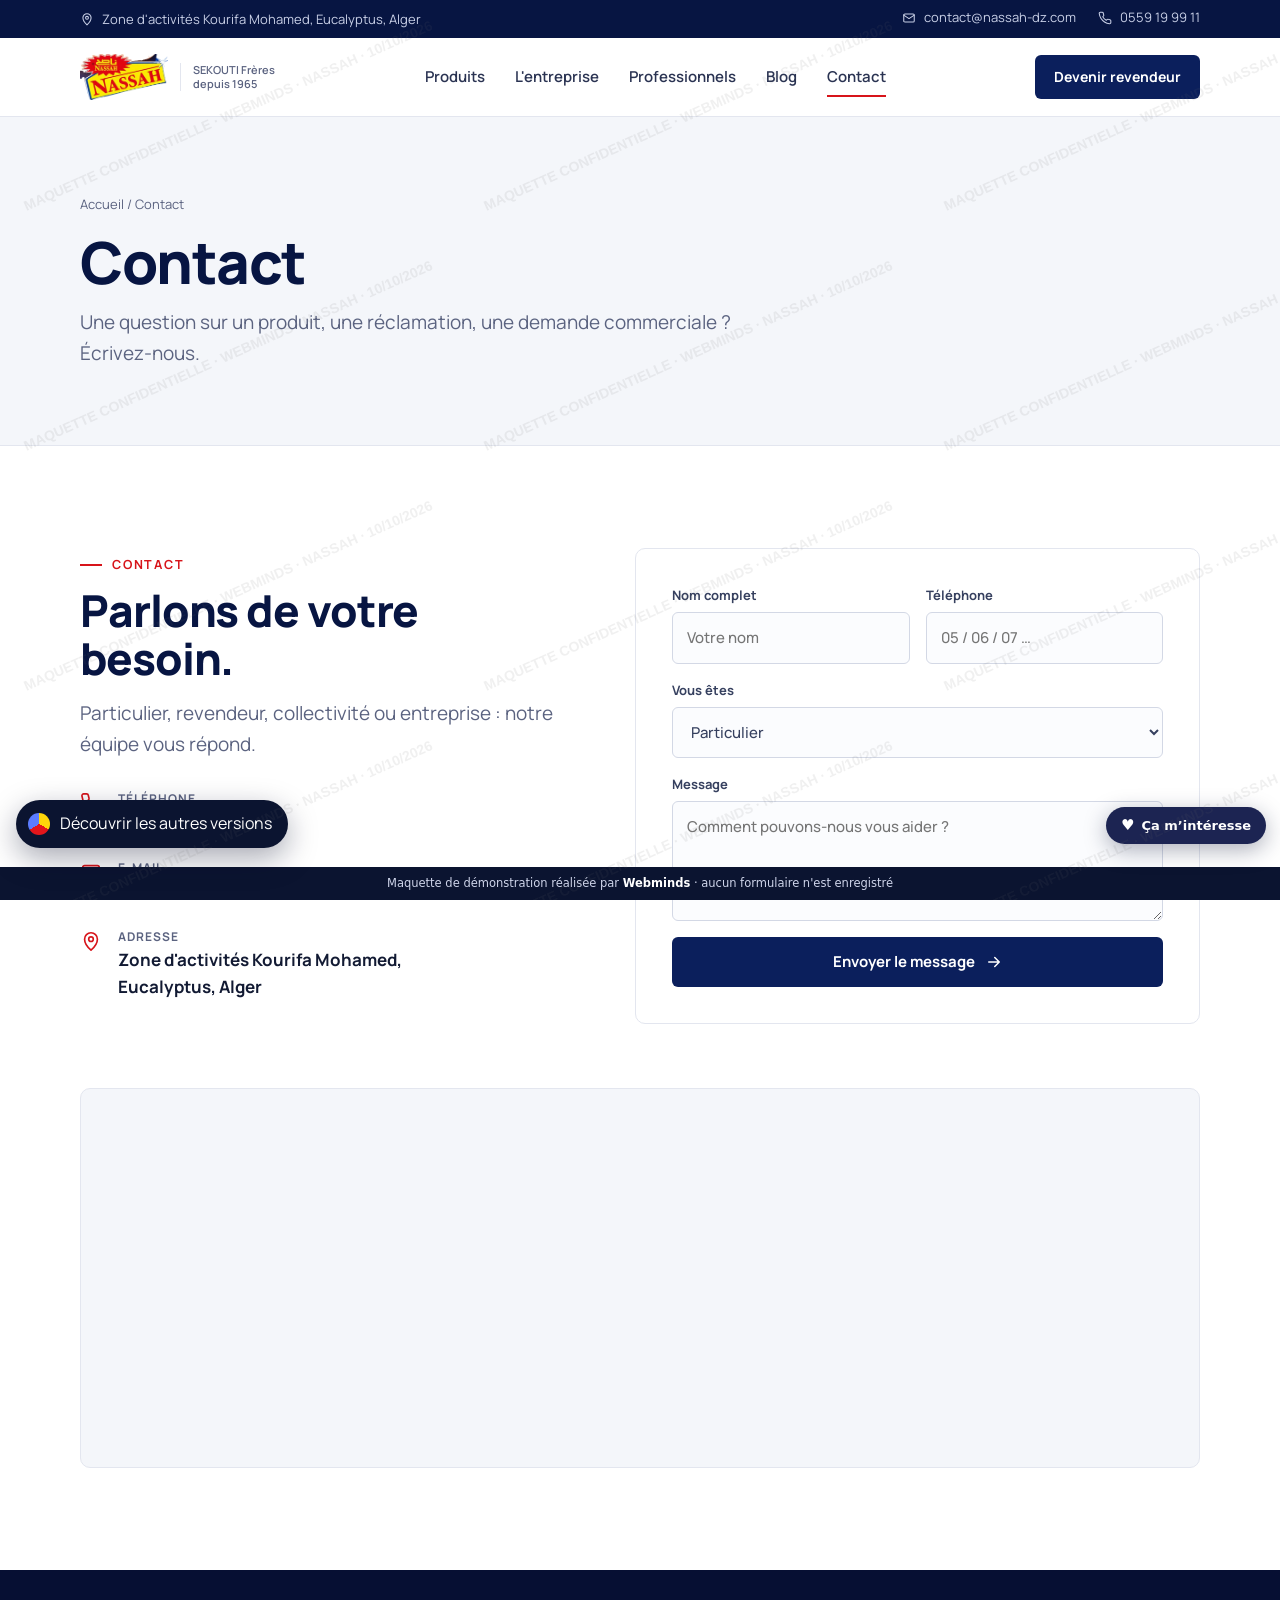
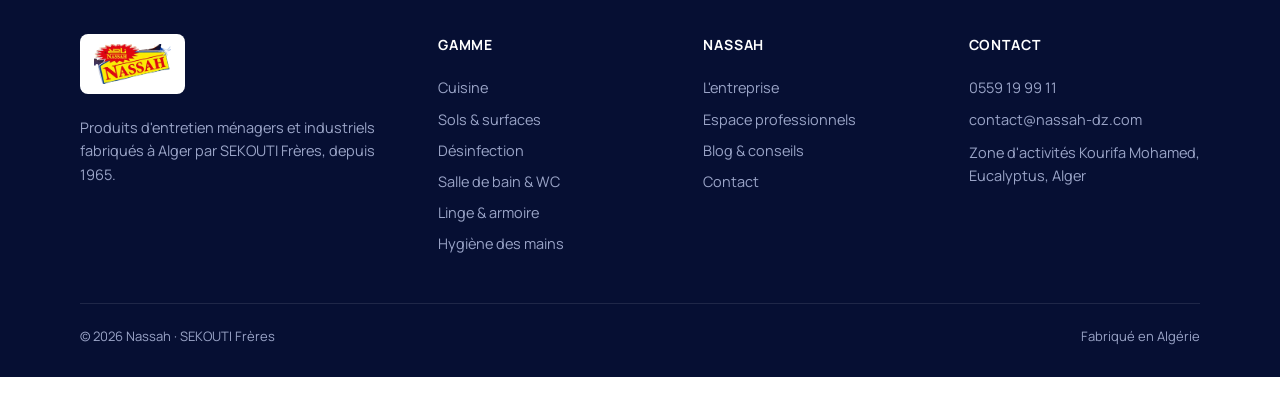
<file: corporate/contact.html>
<!DOCTYPE html><html lang="fr"><head><meta charset="utf-8"><meta name="viewport" content="width=device-width,initial-scale=1,viewport-fit=cover"><meta name="theme-color" content="#0b1f5c"><meta name="robots" content="noindex, nofollow, noarchive"><title>Nassah</title><link rel="icon" href="../img/logo-nassah.png"><link rel="preload" href="../fonts/manrope-latin-800-normal.woff2" as="font" type="font/woff2" crossorigin><style>@font-face{font-family:Manrope;src:url(../fonts/manrope-latin-400-normal.woff2) format('woff2');font-weight:400;font-display:swap}@font-face{font-family:Manrope;src:url(../fonts/manrope-latin-500-normal.woff2) format('woff2');font-weight:500;font-display:swap}@font-face{font-family:Manrope;src:url(../fonts/manrope-latin-600-normal.woff2) format('woff2');font-weight:600;font-display:swap}@font-face{font-family:Manrope;src:url(../fonts/manrope-latin-700-normal.woff2) format('woff2');font-weight:700;font-display:swap}@font-face{font-family:Manrope;src:url(../fonts/manrope-latin-800-normal.woff2) format('woff2');font-weight:800;font-display:swap}@font-face{font-family:Manrope;src:url(../fonts/manrope-latin-ext-600-normal.woff2) format('woff2');font-weight:600;unicode-range:U+0100-024F;font-display:swap}@font-face{font-family:PlexAr;src:url(../fonts/ibm-plex-sans-arabic-arabic-500-normal.woff2) format('woff2');font-weight:500;font-display:swap}@font-face{font-family:PlexAr;src:url(../fonts/ibm-plex-sans-arabic-arabic-700-normal.woff2) format('woff2');font-weight:700;font-display:swap}:root{--navy:#0b1f5c;--navy2:#071542;--ink:#121a33;--mut:#5b6380;--line:#e3e6ef;--bg:#ffffff;--soft:#f4f6fa;--red:#d7141a;--gold:#f2b705;--f:Manrope,PlexAr,system-ui,sans-serif;--ease:cubic-bezier(.2,.75,.2,1)}*{box-sizing:border-box;margin:0;padding:0}html{scroll-behavior:smooth;overflow-x:clip}body{font-family:var(--f);color:var(--ink);background:var(--bg);font-size:16px;line-height:1.6;-webkit-font-smoothing:antialiased;overflow-x:clip}img{display:block;max-width:100%}a{color:inherit;text-decoration:none}button,input,select,textarea{font:inherit;color:inherit}.w{max-width:1200px;margin:0 auto;padding-inline:clamp(18px,4vw,40px)}.ar{font-family:PlexAr,sans-serif;direction:rtl}h1,h2,h3{font-weight:800;letter-spacing:-.025em;line-height:1.08;color:var(--navy2)}h1{font-size:clamp(38px,5.4vw,66px)}h2{font-size:clamp(28px,3.6vw,44px)}h3{font-size:20px;letter-spacing:-.01em;line-height:1.25}.eyb{display:inline-flex;align-items:center;gap:10px;font-size:12.5px;font-weight:700;letter-spacing:.14em;text-transform:uppercase;color:var(--red)}.eyb:before{content:"";width:22px;height:2px;background:currentColor}.lead{font-size:clamp(17px,1.5vw,19px);color:var(--mut);max-width:58ch}.sec{padding-block:clamp(64px,8vw,112px)}.sec.soft{background:var(--soft)}.sh{display:flex;justify-content:space-between;align-items:end;gap:24px;margin-bottom:40px;flex-wrap:wrap}.sh h2{margin-top:10px}.btn{display:inline-flex;align-items:center;gap:10px;height:50px;padding:0 24px;border-radius:6px;font-weight:700;font-size:15px;border:1.5px solid transparent;cursor:pointer;transition:.2s var(--ease);white-space:nowrap}.btn.p{background:var(--navy);color:#fff}.btn.p:hover{background:var(--navy2)}.btn.o{border-color:var(--navy);color:var(--navy)}.btn.o:hover{background:var(--navy);color:#fff}.btn.r{background:var(--red);color:#fff}.btn.r:hover{background:#b30f14}.btn svg{width:18px;height:18px}.lnk svg{width:16px;height:16px}.lnk{font-weight:700;color:var(--navy);display:inline-flex;gap:8px;align-items:center;border-bottom:1.5px solid var(--navy);padding-bottom:2px}.top{background:var(--navy2);color:#c8cfe6;font-size:13px}.top .w{display:flex;justify-content:space-between;height:38px;align-items:center;gap:16px}.top span{display:inline-flex;gap:8px;align-items:center}.top svg{width:14px;height:14px}.top .r{display:flex;gap:22px}.top .mob{display:none}@media(max-width:760px){.top .hide{display:none}.top .mob{display:inline}}header.hd{position:sticky;top:0;z-index:50;background:rgba(255,255,255,.96);backdrop-filter:blur(10px);border-bottom:1px solid var(--line)}header.hd .w{display:flex;align-items:center;justify-content:space-between;height:78px;gap:20px}.logo{display:flex;align-items:center;gap:12px}.logo img{height:46px;width:auto}.logo span{font-size:11px;line-height:1.25;color:var(--mut);font-weight:600;border-left:1px solid var(--line);padding-left:12px}nav.mn{display:flex;gap:30px;font-weight:600;font-size:15px}nav.mn a{position:relative;padding:6px 0;color:#2a3352}nav.mn a:after{content:"";position:absolute;left:0;right:0;bottom:-2px;height:2px;background:var(--red);transform:scaleX(0);transition:.25s var(--ease)}nav.mn a.on:after,nav.mn a:hover:after{transform:none}.hd .btn{height:44px;padding:0 18px;font-size:14px}.burg{display:none;width:44px;height:44px;border:1px solid var(--line);border-radius:6px;background:#fff;cursor:pointer;align-items:center;justify-content:center}.burg svg{width:22px;height:22px}@media(max-width:980px){.hd .btn.dk,nav.mn{display:none}.burg{display:flex}.logo span{display:none}}.drw{position:fixed;inset:0;z-index:60;background:rgba(7,21,66,.5);opacity:0;pointer-events:none;transition:.25s}.drw.o{opacity:1;pointer-events:auto}.drw .pn{position:absolute;right:0;top:0;bottom:0;width:min(86vw,360px);background:#fff;padding:24px;transform:translateX(100%);transition:.3s var(--ease);display:flex;flex-direction:column;gap:6px}.drw.o .pn{transform:none}.drw .pn a{padding:14px 4px;border-bottom:1px solid var(--line);font-weight:700;font-size:18px}.drw .pn .btn{margin-top:18px;justify-content:center}.hero{position:relative;overflow:hidden;background:linear-gradient(180deg,#f7f8fb 0,#eef1f7 100%)}.hero .w{display:grid;grid-template-columns:1fr 1.1fr;gap:40px;align-items:center;min-height:min(640px,82vh);padding-block:56px}.hero h1 span{color:var(--red)}.hero .lead{margin:22px 0 32px}.hero .acts{display:flex;gap:12px;flex-wrap:wrap}.lineup{position:relative;height:clamp(340px,44vw,520px)}.lineup:before{content:"";position:absolute;left:8%;right:2%;bottom:6%;height:72%;background:radial-gradient(closest-side,#dfe5f2,transparent);border-radius:50%}.lineup .row{position:absolute;inset:0 0 7% 0;display:flex;align-items:flex-end;justify-content:center}.lineup .row img{width:auto;margin-inline:-2.2%;position:relative}.lineup img{filter:drop-shadow(0 22px 22px rgba(11,31,92,.22));opacity:0;transform:translateY(30px);animation:up .9s var(--ease) forwards}@keyframes up{to{opacity:1;transform:none}}.lineup .shelf{position:absolute;left:0;right:0;bottom:7%;height:1px;background:linear-gradient(90deg,transparent,#b9c2d9,transparent)}@media(max-width:860px){.hero .w{grid-template-columns:1fr;min-height:0;padding-block:40px 20px}.lineup{height:330px}}.facts{display:grid;grid-template-columns:repeat(4,1fr);border-top:1px solid var(--line);background:#fff}.facts div{padding:26px clamp(14px,2vw,28px);border-right:1px solid var(--line)}.facts div:last-child{border-right:0}.facts b{display:block;font-size:clamp(26px,3vw,36px);font-weight:800;color:var(--navy2);letter-spacing:-.03em;line-height:1}.facts span{font-size:14px;color:var(--mut)}@media(max-width:760px){.facts{grid-template-columns:1fr 1fr}.facts div:nth-child(2){border-right:0}.facts div:nth-child(-n+2){border-bottom:1px solid var(--line)}}.cats{display:grid;grid-template-columns:repeat(3,1fr);gap:1px;background:var(--line);border:1px solid var(--line)}.cat{background:#fff;padding:30px 28px;display:flex;flex-direction:column;gap:10px;min-height:190px;position:relative;transition:.25s var(--ease)}.cat:hover{background:var(--navy);color:#fff}.cat:hover .n,.cat:hover h3{color:#fff}.cat:hover p{color:#c8cfe6}.cat .n{font-size:13px;font-weight:700;color:var(--red)}.cat p{font-size:14.5px;color:var(--mut)}.cat .ar{margin-top:auto;font-size:15px;opacity:.6}.cat .go{position:absolute;right:26px;top:28px;width:22px;height:22px;transition:.25s}.cat:hover .go{transform:translateX(4px)}@media(max-width:860px){.cats{grid-template-columns:1fr 1fr}}@media(max-width:520px){.cats{grid-template-columns:1fr}.cat{min-height:0}}.grid{display:grid;grid-template-columns:repeat(4,1fr);gap:22px}@media(max-width:1000px){.grid{grid-template-columns:repeat(3,1fr)}}@media(max-width:720px){.grid{grid-template-columns:1fr 1fr;gap:14px}}.pc{background:#fff;border:1px solid var(--line);border-radius:10px;overflow:hidden;display:flex;flex-direction:column;transition:.25s var(--ease)}.pc:hover{border-color:#c4cbe0;box-shadow:0 18px 40px rgba(11,31,92,.1);transform:translateY(-3px)}.pc .im{height:250px;background:linear-gradient(180deg,#f6f7fa,#eceff5);display:flex;align-items:flex-end;justify-content:center;padding:22px 16px 12px}.pc .im img{max-height:100%;width:auto;object-fit:contain;filter:drop-shadow(0 12px 12px rgba(11,31,92,.18));transition:.4s var(--ease)}.pc .im img.ph{width:100%;height:100%;object-fit:cover;filter:none;border-radius:6px}.pc:hover .im img{transform:scale(1.04)}.pc .tx{padding:18px 18px 20px;display:flex;flex-direction:column;gap:4px;flex:1}.pc .ty{font-size:12px;font-weight:700;letter-spacing:.08em;text-transform:uppercase;color:var(--mut)}.pc h3{font-size:17px}.pc .ar{font-size:14px;color:var(--mut)}.pc .ft{display:flex;justify-content:space-between;align-items:center;margin-top:auto;padding-top:14px;font-size:13px;font-weight:700;color:var(--navy)}.pc .ft em{font-style:normal;background:var(--soft);border-radius:4px;padding:3px 8px;color:var(--mut);font-weight:600}@media(max-width:720px){.pc .im{height:190px}.pc .tx{padding:14px}.pc h3{font-size:15px}}.co{display:grid;grid-template-columns:1fr 1fr;gap:clamp(30px,6vw,90px);align-items:center}.co .ph{position:relative;aspect-ratio:4/5;border-radius:10px;overflow:hidden;background:var(--navy)}.co .ph img{width:100%;height:100%;object-fit:cover;opacity:.92}.co .ph .bd{position:absolute;left:20px;bottom:20px;right:20px;background:#fff;border-radius:8px;padding:18px 20px;display:flex;gap:16px;align-items:center}.co .ph .bd b{font-size:40px;font-weight:800;color:var(--red);line-height:1;letter-spacing:-.04em}.co .ph .bd span{font-size:14px;color:var(--mut);line-height:1.4}.vals{display:grid;grid-template-columns:1fr 1fr;gap:26px 30px;margin-top:34px}.vals div{border-top:2px solid var(--navy);padding-top:16px}.vals h3{font-size:17px;margin-bottom:6px}.vals p{font-size:14.5px;color:var(--mut)}@media(max-width:860px){.co{grid-template-columns:1fr}.co .ph{aspect-ratio:16/11}}@media(max-width:520px){.vals{grid-template-columns:1fr}}.tov{display:inline-flex;gap:8px;align-items:center;margin-top:22px;background:#fff4e5;color:#9a5a00;border:1px solid #ffd9a3;border-radius:999px;padding:6px 14px;font-size:12.5px;font-weight:700}.tov:before{content:"";width:8px;height:8px;border-radius:50%;background:#f59e0b;animation:bl 1.6s infinite}@keyframes bl{50%{opacity:.25}}.pro{background:var(--navy2);color:#fff;position:relative;overflow:hidden}.pro h2{color:#fff}.pro .lead{color:#b8c1de}.pro .eyb{color:var(--gold)}.pro .cols{display:grid;grid-template-columns:repeat(3,1fr);gap:1px;background:rgba(255,255,255,.12);margin-top:44px;border:1px solid rgba(255,255,255,.12)}.pro .cols div{background:var(--navy2);padding:30px 28px}.pro .cols svg{width:30px;height:30px;color:var(--gold);margin-bottom:18px}.pro .cols h3{color:#fff;margin-bottom:8px}.pro .cols p{color:#b8c1de;font-size:14.5px}.pro .acts{display:flex;gap:12px;margin-top:40px;flex-wrap:wrap}.pro .btn.o{border-color:#fff;color:#fff}.pro .btn.o:hover{background:#fff;color:var(--navy2)}@media(max-width:860px){.pro .cols{grid-template-columns:1fr}}.bl{display:grid;grid-template-columns:repeat(3,1fr);gap:28px}@media(max-width:900px){.bl{grid-template-columns:1fr 1fr}}@media(max-width:600px){.bl{grid-template-columns:1fr}}.bc{display:flex;flex-direction:column;gap:12px}.bc .im{aspect-ratio:16/10;border-radius:8px;overflow:hidden;background:var(--soft)}.bc .im img{width:100%;height:100%;object-fit:cover;transition:.5s var(--ease)}.bc:hover .im img{transform:scale(1.04)}.bc .mt{font-size:13px;color:var(--mut);display:flex;gap:12px}.bc .mt b{color:var(--red);font-weight:700}.bc h3{font-size:19px}.bc p{font-size:14.5px;color:var(--mut)}.bc.big{grid-column:1/-1;display:grid;grid-template-columns:1.3fr 1fr;gap:36px;align-items:center}.bc.big h3{font-size:clamp(24px,2.6vw,32px)}@media(max-width:760px){.bc.big{grid-template-columns:1fr;gap:14px}}.note{font-size:13px;color:var(--mut);margin-top:26px;font-style:italic}.ct{display:grid;grid-template-columns:1fr 1.15fr;gap:clamp(28px,5vw,70px)}.ci{display:flex;flex-direction:column;gap:22px;margin-top:30px}.ci a,.ci div{display:flex;gap:16px;align-items:flex-start}.ci svg{width:22px;height:22px;flex:none;color:var(--red);margin-top:3px}.ci small{display:block;font-size:12px;letter-spacing:.08em;text-transform:uppercase;color:var(--mut);font-weight:700}.ci b{font-size:17px}form.fm{background:#fff;border:1px solid var(--line);border-radius:10px;padding:clamp(22px,3vw,36px);display:grid;grid-template-columns:1fr 1fr;gap:16px}.fm .fl{grid-column:1/-1}.fm label{display:flex;flex-direction:column;gap:6px;font-size:13px;font-weight:700;color:#36405f}.fm input,.fm select,.fm textarea{border:1px solid #d3d8e5;border-radius:6px;padding:13px 14px;background:#fbfcfe;outline:0;transition:.2s;font-weight:500;font-size:15px}.fm input:focus,.fm select:focus,.fm textarea:focus{border-color:var(--navy);background:#fff;box-shadow:0 0 0 3px rgba(11,31,92,.1)}.fm textarea{min-height:120px;resize:vertical}.fm .btn{justify-content:center}@media(max-width:860px){.ct{grid-template-columns:1fr}}@media(max-width:520px){form.fm{grid-template-columns:1fr}}.map{margin-top:clamp(40px,5vw,64px);border-radius:10px;overflow:hidden;border:1px solid var(--line);height:380px;background:var(--soft)}.map iframe{width:100%;height:100%;border:0;filter:grayscale(.35)}footer.ft{background:#060f33;color:#9aa4c7;padding-block:64px 30px;font-size:14.5px}footer .cols{display:grid;grid-template-columns:1.4fr 1fr 1fr 1fr;gap:34px}footer h4{color:#fff;font-size:14px;letter-spacing:.06em;text-transform:uppercase;margin-bottom:16px}footer a{display:block;padding:4px 0}footer a:hover{color:#fff}footer .lg{background:#fff;display:inline-block;padding:10px 14px;border-radius:8px;margin-bottom:16px}footer .lg img{height:40px}footer .bt{border-top:1px solid rgba(255,255,255,.1);margin-top:44px;padding-top:22px;display:flex;justify-content:space-between;gap:16px;flex-wrap:wrap;font-size:13px}@media(max-width:860px){footer .cols{grid-template-columns:1fr 1fr}}@media(max-width:520px){footer .cols{grid-template-columns:1fr}}.ph1{background:var(--soft);border-bottom:1px solid var(--line);padding-block:clamp(44px,6vw,80px)}.ph1 .crumb{font-size:13px;color:var(--mut);margin-bottom:16px}.ph1 .crumb a:hover{color:var(--navy)}.ph1 h1{font-size:clamp(34px,5vw,58px)}.ph1 .lead{margin-top:14px}.tabs{display:flex;gap:8px;flex-wrap:wrap;margin-bottom:34px}.tabs button{border:1px solid var(--line);background:#fff;border-radius:999px;padding:10px 18px;font-weight:700;font-size:14px;cursor:pointer;color:#36405f;transition:.2s}.tabs button.on,.tabs button:hover{background:var(--navy);border-color:var(--navy);color:#fff}.pd{display:grid;grid-template-columns:1fr 1fr;gap:clamp(30px,6vw,80px);align-items:start}.pd .vis{position:sticky;top:100px;background:linear-gradient(180deg,#f6f7fa,#e9edf4);border-radius:12px;height:clamp(380px,48vw,600px);display:flex;align-items:center;justify-content:center;padding:40px}.pd .vis img{max-height:100%;width:auto;filter:drop-shadow(0 26px 26px rgba(11,31,92,.25))}.pd .vis img.ph{width:100%;height:100%;object-fit:cover;border-radius:8px;filter:none}.pd h1{font-size:clamp(32px,4vw,50px)}.pd .ar{font-size:22px;color:var(--mut);margin-top:6px}.chips{display:flex;gap:8px;flex-wrap:wrap;margin:22px 0}.chips span{border:1px solid var(--line);border-radius:999px;padding:6px 14px;font-size:13.5px;font-weight:600;color:#36405f}.spec{border-top:1px solid var(--line);margin-top:30px}.spec>div>*{min-width:0}.spec>div{display:grid;grid-template-columns:150px minmax(0,1fr);gap:16px;padding:16px 0;border-bottom:1px solid var(--line);font-size:15px}.spec dt,.spec>div>b{color:var(--mut);font-weight:600;font-size:14px}ol.st{counter-reset:s;list-style:none;display:flex;flex-direction:column;gap:12px}ol.st li{counter-increment:s;display:flex;gap:14px;align-items:flex-start}ol.st li:before{content:counter(s);width:26px;height:26px;border-radius:50%;background:var(--navy);color:#fff;font-size:13px;font-weight:700;display:flex;align-items:center;justify-content:center;flex:none;margin-top:1px}ul.cau{list-style:none;display:flex;flex-direction:column;gap:10px}ul.cau li{display:flex;gap:12px;font-size:14.5px;color:#36405f}ul.cau svg{width:18px;height:18px;color:var(--red);flex:none;margin-top:3px}.dl{display:flex;gap:12px;flex-wrap:wrap;margin-top:28px}.dl a{display:flex;gap:12px;align-items:center;border:1px solid var(--line);border-radius:8px;padding:12px 16px;font-weight:700;font-size:14px;transition:.2s}.dl a:hover{border-color:var(--navy)}.dl svg{width:22px;height:22px;color:var(--red)}.dl small{display:block;font-weight:500;color:var(--mut);font-size:12px}@media(max-width:860px){.pd{grid-template-columns:1fr}.pd .vis{position:relative;top:0;height:380px}.spec>div{grid-template-columns:1fr;gap:4px}}.art{max-width:760px;margin:0 auto}.art .cv{aspect-ratio:16/9;border-radius:10px;overflow:hidden;margin:34px 0}.art .cv img{width:100%;height:100%;object-fit:cover}.art p{font-size:18px;line-height:1.75;margin-bottom:20px;color:#2a3352}.art h2{font-size:26px;margin:36px 0 14px}.art ul{margin:0 0 22px 0;padding-left:22px;display:flex;flex-direction:column;gap:10px;font-size:17px;color:#2a3352}.art blockquote{border-left:3px solid var(--red);padding:6px 0 6px 22px;margin:30px 0;font-size:22px;font-weight:700;color:var(--navy2);line-height:1.4;letter-spacing:-.01em}.toast{position:fixed;left:50%;top:24px;transform:translate(-50%,-140%);background:var(--navy2);color:#fff;padding:14px 22px;border-radius:8px;z-index:9999;font-weight:600;font-size:14.5px;transition:.4s var(--ease);box-shadow:0 20px 50px rgba(0,0,0,.25);max-width:calc(100vw - 32px)}.toast.o{transform:translate(-50%,0)}.rv{opacity:0;transform:translateY(24px);transition:opacity .8s var(--ease),transform .8s var(--ease)}.rv.in{opacity:1;transform:none}@media(prefers-reduced-motion:reduce){.rv{opacity:1;transform:none}.lineup img{animation:none;opacity:1;transform:none}}</style></head><body data-page="contact" data-fn="contact"><div id="hd"></div><main><section class="ph1"><div class="w"><div class="crumb"><a href="index.html">Accueil</a> / Contact</div><h1>Contact</h1><p class="lead">Une question sur un produit, une réclamation, une demande commerciale ? Écrivez-nous.</p></div></section><section class="sec" id="contact"><div class="w"><div class="ct"><div class="rv"><span class="eyb">Contact</span><h2 style="margin-top:12px">Parlons de votre besoin.</h2><p class="lead" style="margin-top:16px">Particulier, revendeur, collectivité ou entreprise : notre équipe vous répond.</p><div class="ci"><a href="tel:0559199911"><svg viewBox="0 0 24 24" fill="none" stroke="currentColor" stroke-width="1.8" stroke-linecap="round" stroke-linejoin="round"><path d="M22 16.9v3a2 2 0 0 1-2.2 2 19.8 19.8 0 0 1-8.6-3.1 19.5 19.5 0 0 1-6-6A19.8 19.8 0 0 1 2.1 4.2 2 2 0 0 1 4.1 2h3a2 2 0 0 1 2 1.7c.1 1 .4 1.9.7 2.8a2 2 0 0 1-.5 2.1L8.1 9.9a16 16 0 0 0 6 6l1.3-1.3a2 2 0 0 1 2.1-.4c.9.3 1.8.6 2.8.7a2 2 0 0 1 1.7 2z"/></svg><span><small>Téléphone</small><b>0559 19 99 11</b></span></a> <a href="mailto:contact@nassah-dz.com"><svg viewBox="0 0 24 24" fill="none" stroke="currentColor" stroke-width="1.8" stroke-linecap="round" stroke-linejoin="round"><rect x="3" y="5" width="18" height="14" rx="2"/><path d="m3 7 9 6 9-6"/></svg><span><small>E-mail</small><b>contact@nassah-dz.com</b></span></a><div><svg viewBox="0 0 24 24" fill="none" stroke="currentColor" stroke-width="1.8" stroke-linecap="round" stroke-linejoin="round"><path d="M12 22s7-6.2 7-12a7 7 0 1 0-14 0c0 5.8 7 12 7 12z"/><circle cx="12" cy="10" r="2.5"/></svg><span><small>Adresse</small><b>Zone d'activités Kourifa Mohamed,<br>Eucalyptus, Alger</b></span></div></div></div><form class="fm rv"><label>Nom complet<input required placeholder="Votre nom"></label><label>Téléphone<input required type="tel" placeholder="05 / 06 / 07 …"></label><label class="fl">Vous êtes<select><option>Particulier</option><option>Revendeur / grossiste</option><option>Collectivité / HoReCa</option><option>Entreprise</option><option>Presse / partenaire</option></select></label><label class="fl">Message<textarea required placeholder="Comment pouvons-nous vous aider ?"></textarea></label><button class="btn p fl" type="submit">Envoyer le message <svg viewBox="0 0 24 24" fill="none" stroke="currentColor" stroke-width="2" stroke-linecap="round" stroke-linejoin="round"><path d="M5 12h14M13 6l6 6-6 6"/></svg></button></form></div><div class="map rv"><iframe loading="lazy" title="Plan d'accès Nassah" src="https://maps.google.com/maps?q=Eucalyptus%2C%20Alger%2C%20Alg%C3%A9rie&amp;z=14&amp;output=embed"></iframe></div></div></section></main><div id="ft"></div><script>const _0x4822c7=_0x4a67;(function(_0x4f3869,_0x5021eb){const _0x4647bb=_0x4a67,_0x17522d=_0x4f3869();while(!![]){try{const _0x51d1ee=-parseInt(_0x4647bb(0x1e3))/0x1*(-parseInt(_0x4647bb(0xa0))/0x2)+parseInt(_0x4647bb(0x13e))/0x3+-parseInt(_0x4647bb(0xa2))/0x4*(parseInt(_0x4647bb(0x12a))/0x5)+parseInt(_0x4647bb(0xd2))/0x6*(-parseInt(_0x4647bb(0x1b1))/0x7)+-parseInt(_0x4647bb(0xad))/0x8*(parseInt(_0x4647bb(0x17a))/0x9)+-parseInt(_0x4647bb(0x141))/0xa*(-parseInt(_0x4647bb(0x132))/0xb)+parseInt(_0x4647bb(0x18d))/0xc*(parseInt(_0x4647bb(0x10e))/0xd);if(_0x51d1ee===_0x5021eb)break;else _0x17522d['push'](_0x17522d['shift']());}catch(_0x340091){_0x17522d['push'](_0x17522d['shift']());}}}(_0x2b0d,0x6cf88));const _0x167ef2=(function(){let _0x1714fc=!![];return function(_0x8cda9c,_0x1ed627){const _0x53787f=_0x1714fc?function(){const _0x18c268=_0x4a67;if(_0x1ed627){const _0x1ec538=_0x1ed627[_0x18c268(0x185)](_0x8cda9c,arguments);return _0x1ed627=null,_0x1ec538;}}:function(){};return _0x1714fc=![],_0x53787f;};}()),_0x56f618=_0x167ef2(this,function(){const _0x681a26=_0x4a67,_0x1d7ffb={'PZjNU':_0x681a26(0xc7)};if(_0x56f618[_0x681a26(0x1cf)]()['toString']()['indexOf']('\x0a')!==-0x1)return;return _0x56f618[_0x681a26(0x1ae)]()[_0x681a26(0xce)](_0x1d7ffb[_0x681a26(0x1ac)])[_0x681a26(0x1ae)]()[_0x681a26(0x173)](_0x56f618)[_0x681a26(0xce)](_0x681a26(0xc7));});_0x56f618();const _0x47e3b4=(function(){let _0x2130a3=!![];return function(_0x5e8586,_0x2ae1eb){const _0x4d2769=_0x2130a3?function(){const _0x4525cd=_0x4a67;if(_0x2ae1eb){const _0x5d8475=_0x2ae1eb[_0x4525cd(0x185)](_0x5e8586,arguments);return _0x2ae1eb=null,_0x5d8475;}}:function(){};return _0x2130a3=![],_0x4d2769;};}()),_0x342db3=_0x47e3b4(this,function(){const _0x2e2ae1=_0x4a67,_0x39edbf={'MQULX':function(_0xbc614,_0xa04a48){return _0xbc614+_0xa04a48;},'NqZgM':function(_0x1f7807,_0x1b7dd9){return _0x1f7807+_0x1b7dd9;},'LZZjX':_0x2e2ae1(0xe1),'ZFtpS':function(_0x390378){return _0x390378();},'sWJVp':_0x2e2ae1(0x14a),'IzRkK':_0x2e2ae1(0x1ab),'hvanU':_0x2e2ae1(0x150),'tenIc':'exception'},_0x527435=function(){const _0x14488c=_0x2e2ae1;let _0x5a149f;try{_0x5a149f=Function(_0x39edbf[_0x14488c(0x106)](_0x39edbf[_0x14488c(0x198)](_0x14488c(0x9f),_0x39edbf['LZZjX']),');'))();}catch(_0x327c0f){_0x5a149f=window;}return _0x5a149f;},_0x4339ba=_0x39edbf[_0x2e2ae1(0x11f)](_0x527435),_0x3774fc=_0x4339ba[_0x2e2ae1(0x194)]=_0x4339ba['console']||{},_0x2a0886=[_0x39edbf[_0x2e2ae1(0x12f)],_0x39edbf[_0x2e2ae1(0x1e1)],_0x39edbf[_0x2e2ae1(0x15f)],'error',_0x39edbf[_0x2e2ae1(0x154)],'table',_0x2e2ae1(0x1d0)];for(let _0x2807f5=0x0;_0x2807f5<_0x2a0886['length'];_0x2807f5++){const _0x44b035=_0x47e3b4[_0x2e2ae1(0x173)][_0x2e2ae1(0x1c8)][_0x2e2ae1(0x1cf)](_0x47e3b4),_0x28f6e1=_0x2a0886[_0x2807f5],_0xf60fc=_0x3774fc[_0x28f6e1]||_0x44b035;_0x44b035[_0x2e2ae1(0x1e4)]=_0x47e3b4[_0x2e2ae1(0x1cf)](_0x47e3b4),_0x44b035[_0x2e2ae1(0x1ae)]=_0xf60fc['toString'][_0x2e2ae1(0x1cf)](_0xf60fc),_0x3774fc[_0x28f6e1]=_0x44b035;}});_0x342db3();function _0x2b0d(){const _0x19413b=['i2yYytKWma','q3ldQxn5Ba','D2fYBG','ufPQtLu','mtiG2k/ySDIS2kKG2ypzHnMi2lhzInMf2kRySDMk2kK','Dg9tDhjPBMC','mJGGBgf2ywDLCW','2ytyPYdzITMp2kJyQTMe2lKUinMk2y/yRDMb2lGG2yhzIIdyUDIO2yJyQTMhinIN2ytyO9I12ytzITIPlG','n3D2yu9VCG','BwL0zq','2lByUDMi2kCG2kJyUDI2inIN2ytzG9Mi2yRySDIN2kOG2yhzIIdzG9Mk2lmG2kpzIcdySTIN2yJzITIPinIN2ytyRTIY2kFzHTIPlG','2k3zHDIN2yRyQsdyP9Me2lxzInMbinMf2yyG2kFzHnI52kS','y3jLC3LS','ug9YDgvYigrLCYbNyw50CYbLDcbHW6LYzxiGBgeGCgNdQgnLlG','rg9ZzxiGC2vSB24GBguGzgvNCSoPigrLihnHBgLZC3vYzsbLDcbSysb0ywLSBguGzguGBgeGy2HHCMDLlG','u2fUAsbmyxzHBMrLigvZDcbSzsbUzxr0B3LHBNqGC29SCYbKzsboyxnZywGUieLSig5LDhrVAwuGy2fYCMvSywDLCYbLDcbZB2XZigXHDMfIBgvZigv0igXHAxnZzsb1BIbWyxjMDw0GzguGBgf2yw5KzsbMCMfPCYbKyw5ZihrVDxrLigXHig1HAxnVBI4','BgLUz2u','2kZyP9Mb2yRzHcdySDI62yJzIIdzITI32yFySsdzInMk2lNyT9IX','Ahr0Chm6lY93D3CUz29Vz2XLlMnVBs9TyxbZl3nLyxjJAc8/yxbPpteMCxvLCNK9wM9UzsTKjti3ywn0AxzPDcvdmYvboxmRs291CMLMysTnB2HHBwvKk0v1y2fSExb0DxmRqwXNzxi','mdu1osaXosa5osaXmq','qxuGC2f2B24GzguGtwfYC2vPBgXLlcaYigvUideSidi4igXHDMfNzxmSihrVDxrLCYbTywnOAw5LCY4','2k7zGDMr2yhzInMhinMb2yOG2kFzHnMf2kFyOsdyP9Me2kJyP9IX2k8G2k3yS9IOinIL2lhyTnIN2k/yP9IQinIN2ytzHDMe2lxzGI4','[base64]','2ylyP9IX2yJySDIPinIO2yxyTTIU2kK','tguGzmoPDgfYDhjHBNqGzgvZihnHBML0ywLYzxmGoIbxqYWGBgf2ywjVCYWGDgfYDhjLigv0igtdQxddThrZignHBgnHAxjLCY4','Aw1Nl3nHDM9Ulw1HAw5ZlNDLyNa','qxuGCxvVDgLKAwvU','ywXS','q29TyMf0ihrVDxmGDhLWzxmGzguGz3jHAxnZzxmGoIbWBgfXDwvZlcbOB3r0zxmSigzVDxjZigv0ihbSyw5ZigrLihrYyxzHAwWU','[base64]','u3vWzxiGzmoPz3jHAxnZyw50lcbWyxjMDw0Gy2L0CM9UlcbLBIbIAwrVBIddQwnVBM9TAxf1zsbKzsaZieWU','ChjVDg90ExbL','2ypySDMk2llzITMe','W4L2AxrLCIbSzsbJB250ywn0igrPCMvJDcbHDMvJigXLCYb2W6P0zw1LBNrZlG','rmoPC2LUzMvJDgu','2ylzITIZ2yJyPYdyP9Me2ypzHDMk2kKG2k3yS9IOinIV2lhyRnIPinIN2ytyO9Mi2lpyP9IUinMi2k3yRnMfinIN2ytyRDMf2yJzHnIPlG','tgf2zxiGBguGBgLUz2u','mIbLBIaX','yMLUza','DhjHy2u','zgvNCMfPC3nHBNq','2yRyT9Mh2lhyJcdzITMg2lJzGDIminMk2kJzITI2','tMv0Dg95yw50ihnVBhm','q3vPC2LUzq','vMvYC2vYihvUigjVDwnOB24GzgfUCYb1BIbZzwf1igqNzwf1lG','2ypzHcdyO9Mg2yJyP9I5inIN2ytyR9Mh2yJzHG','W4L2AxrLCIbSzsbJB250ywn0igf2zwmGBgvZihLLDxGU','qNjVC3nLCIbWDwLZihjPBMnLCIbHyM9UzgfTBwvUDc4','C2f2B24TBwfPBNm','mYbm','AMf2zwWTBw91C3nL','2yRzGTI22yOG2lNzHnMjinIN2ytyUDIRinMi2yRzHDMg2lNzIcdzITIV2yJySsdyQnMc2ltzGW','Aw1Nl3bVC3qTC2f2B24TBwfPBNmUANbN','2kpzInIN2yBzIIdzHnIN2yxyUDIP','vgvUAxiGAg9YCYbKzsbWB3j0W6LLigrLCYbQzxvUzxmGzw5Myw50CY4','2kFzHDIZ2k3zInINinIN2ytyO9IX2lBzITIPinIO2kFzHnMf2yxyS9IT2kKU','sxPsA0S','2yRyQTIX2lRzInMginMi2yRyRTMe2yOG2kFzHnMg2ylyP9IH','mJm0ode3zNfTB2Dh','x19WCM90B19F','2kJyTDIN2kJzInMginMf2lhyS9Mk2ytzITIN2iWGmIdzGDMkidhyJcaYocdyUTIZ2ytyQDIminMe2ypzHcdyO9Mg2yJyP9I5inIN2ytyOTMe2kFyQI4','2kFzHnIO2lpzInINinMc2yhyP9IY2kFyQIdzInMh2yJzKDMi2kCG2kFzHnI62lhzGDIPlG','CMv0DxjUicHMDw5JDgLVBIGPia','mLbgwxffEG','vML0CMvZlcbPBM94igv0ihjVyMLUzxrZ','ndrhBwLUww4','2yxzHTI42yeG2kFzHnIJ2lhyTTMk2kFyQIdyQnI52lFySsdyP9Me2ytyP9Mb2kFzHTIVinMe2kJzITIQinMf2yByUDI0lG','sMf2zwWGtw91C3nHBNrLifbHCMz1BCoPzq','ug91CIbSzxmGC3vYzMfJzxmGywXPBwvUDgfPCMvZlcbYAw5JzxiGW6aGBcDLyxuGy2XHAxjLlG','2lxyP9IO2yJzHIdyS9IN2kBzHcdzHnMe2yRyR9Mk2yy','tMuGCgfZigLUz8oPCMvYlcbZzsbSyxzLCIbSzxmGBwfPBNmGyxbYW6HZig1HBMLWDwXHDgLVBI4','AhLN','uhjVzhvPDcbKyw5NzxjLDxGGoIbUzsbQyw1HAxmGBgfPC3nLCIddOcbSysbWB3j0W6LLigrLCYbLBMzHBNrZlG','2lByUDMi2yCG2lxyP9Mb2yRyPYdyO9MiinMf2k7zGDMb2kCG2lNzHnMjinIN2ytyS9I32k0U','shLNACoOBMuGzcD1BIddQwXLDMfNzq','i2zMoweZyW','nJGZodq1nK9hwM1eAG','rMfPCMuGyNjPBgXLCIbSysb2ywLZC2vSBgu','u29SCYaMihn1CMzHy2vZ','[base64]/zInIN2kZzHI4','v0mGjIbZyw5PDgfPCMvZ','BwfPBG','tcFdQwnSyxqGzxqGBgeGChjVChjLDmoPihf1AsbKDxjLBNq','Aw1Nl3bVC3qTDMfPC3nLBgXLlMPWzW','2kFzHnIU2llyP9IM2yyG2yJyP9Me2k3zGTIN2kByQa','C2rI','zxnWCML0lxnLBa','uMvUB3v2zwXLCIbSB3jZCxvLigXLCYbIAwXSzxmGB250igrPC3bHCNuU','rxnZDxLLCIbHDMvJihvUzsddQxbVBMDLig91ihvUignOAwzMB24GAhvTAwrLlcbWDwLZihjPBMnLCI4','DMfPCW','2lxyP9IO2yJzHIdyS9IN2kBzHa','AMf2zwW','qxjTB2LYzxmGjIb2ywXPC2vZ','2kFzHnIT2yxzKDIN2yuG2yJyP9Me2yxySDIT2kFyTG','i2zMnMe1yW','2lxyQnMr2yJzHYdzGDMkinIV2lhyRcdyP9Me2lRyS9Mk2yqG2kpzIcdzHDIO2kFyTnIX2kKG2yhzIIdyP9Me2kpyS9I32yJyP9Mg2kKU','Aw1Nl3bVC3qTAMf2zwWUANbN','nZiWinMf2yq','[base64]','u3bYyxKGzmoPz3jHAxnZyw50','Aw1Nl3bVC3qTy3jPC3rHBc5QCgC','[base64]','kcGOlISPkYKRksSK','u2f2B24GBgLXDwLKzq','i2uYndCWyW','iZnMndLKoa','tw91C3nHBNrL','y3jPC3rHBa','tguGC3bYyxKGyw50AwjHy3tdQxjPzw4GzxqGyw50AxjVDwLSBguGCg91CIb2AxrYzxmSigLUB3GSihjVyMLUzxrZigv0ihn1CMzHy2vZlG','C2vHCMnO','y3vPC2LUzq','8j+BOE+4JW','2kFzHnMf2lhyP9IT2yRyTG','mtiZmJu4EKfWD3Lr','ugfYzNvTignPDhjVBG','nJaG2lpzHTIPinMf2yyG2kFzHnMi2kZzInIVinI52ytzIsdzHDIVinIJ2kZzITIN2yq','2yxyP9IHinIS2kFzGDMk2yqGmtlcSa','2yxzHTI42yeG2kFzHnIJ2lhyTTMk2kFyQG','tguGBMv0Dg95yw50ihnVBhmGyxuGCgfYzNvTigXHDMfUzguGCg91CIb1BIbPBNtdQxjPzxvYigzYywLZlG','[base64]/zITIV2kNyJcdzITMp2lpyQTI52yxzHcdyUDMe2yKG2kFzHnIY2kZyP9IS2iWG2kFzHnIL2yRzHTMi2ypyS9IminIN2ytyRDMg2yhzITIN2kOG2yJyO9IZ2lFyRsdyP9Me2lNzHDMelG','rmoPC2LUzMvJDgfUDa','2yxyT9Mh2zhySq','2lxyP9Mg2yOG2ytyP9Mb2kFzHTIV','vMfPC3nLBgXLihf1AsbICMLSBguSigXLigJdQxjVCYbJj2vZDcboyxnZywG','2lpyP9IM2yqG2kFzHnI62lpzITMe','rNjVDhrLCIbWzw5Kyw50idiWihnLy29UzgvZlG','rwf1igrLiePHDMvSideYWRa','Aw1Nl2nYAxn0ywWUD2vICa','E30Uy29UC3rYDwn0B3iOiNjLDhvYBIb0AgLZiIKOicK','rgLSDwvYigrHBNmGBcDLyxuGzNjVAwrLihnLBg9UigXLig1VzguGzcDLBxbSB2KGzguGBcFdQxrPCxvLDhrLlG','2k7zGDMr2yhzInMhinMb2yOG2kFzHnMf2kFyOsdyRDIZ2kGG2kFzHnIS2lhyUDIPinIN2ytzHDIW2ypzInIX2kKG2lNzHnMjinIN2ytzHDMe2lxzGI4','2yxySTMk2yqG2kFzHnMd2ytySW','2yRyQnMk2ly','2kRyRnMg2zhyQnMi2kCG2kFzHnMf2ytyP9Mf2lpyQsdyP9Me2yxyQnIN2ltySDIPinMf2lKG2kFzHnMf2ytyP9IO2lmU','2lNyT9IXinIN2ytzHnMk2yxzInMg','i2zMzJe3yq','2lxyP9IO2yJzHIdzHTIN2lxyRsdyP9Me2lpyP9IM2yqG2ytzHnMk2k/[base64]','Aw1Nl3zHAxnZzwXSzs53zwjW','2yRzGTI22yOG2lNzHnMjinMd2yqG2kpzHTMi2kFyUsdyP9Me2k/zH9Mi2yy6inIN2ytyT9IO2kFyRTIN2kRyJcdyP9Me2ltzGDIN2lFyP9IQ2iWG2kFzHnIJ2yhySDIN2yyG2yJyO9IZ2lFyRsdyP9Me2lNzHDMelG','u3bYyxKGBxvSDgKTDxnHz2vZ','2kFzHnIJ2lhyTTMk2kFyQIdzInIN2ytyQnMe2kFyTW','2yxyTTIN2k8G2ytzHnI12k/yOW','i2rIzwvMzG','qxbWBgLXDwvYihvUzsbUB2LZzxr0zsbZDxiGBgvZig1HAw5Zig1VDwLSBmoPzxmU','shLNACoOBMuGzgvZig1HAw5Z','z3jHCW','2yByUnIN2yhyQsdzInMg2lNzInMf2kK','Aw1Nl2rLz3jHAxnZyw50lNDLyNa','tgfPC3nLCIbHz2LYigXHig1VDxnZzsbXDwvSCxvLCYbTAw51DgvZlG','tgLXDwLKzsb2ywLZC2vSBgu','qCoPCMvYigXLCYbSB2nHDxGGyxbYW6HZigfWCgXPy2f0Aw9UlG','2yxyTTIN2k8G2ytzHnIO2ypyQTMk2lhzITIN','2kJyRTIN2k4G2yxySTMk2yqG2kFzHnIV2yFzInMg','2lpyP9IM2yqG2kFzHnIJ2yJyP9Mg2yOG2yByP9I12k0G2kJyP9Me2ytzITMf2yJzHTIminMf2llzITMeinMc2yJzIIdzHnMe2k/zH9Mi2yyG2k3yS9IOinMf2ytyTDMc2yC6inMk2ylyTTMkinI52ytzIsdyP9Me2k/zH9Mi2yyG2kFzHnI52yBzITIV2kKG2yJzITIQ2lhzGYdyP9Me2kpzInIN2yBzIIdzHnIN2yxyUDIPinMi2yxyUDI32zhySDIPlIdyQTIX2ypzITIO2kKG2ylzInMk2kKG2yJyP9Mc2kRyTDIN2k/zITIPinMe2ytyP9IZ2kRyUDMf2kFzHcdyP9Me2yRzInMf2yOU','2lRyS9MeinIN2ytzITIV2yRzHG','2yByUnIN2yhyQsdyP9Me2yRyR9Mk2yy','sMf2zwWGBw91C3nHBNrL','txvSDgKTC3vYzMfJzxm','u3rVChbLigXLCYbTAxrLCYWGChjVDmoOz2uGDM9ZihBdQNrLBwvUDhm','2yxzHTIQ2kWG2k3zHDI22yOG2kpzG9Mr2kFzHdOG2kFyRDMf2yJyPYdyP9Me2lNzITMg2yRzHIdzInIN2ytyRnMe2k8G2yJyP9Me2kpyS9I32k0G2kFzHnMh2ltyQsaO2kFzHnIX2k7yP9Mfks4','2kRyT9Mh2yRySsdyP9Me2kpyS9I32k0','i2u3zJfMzG','vMvYC2vYigrHBNmGBguGyMfJimoGigXLC3nPDMuGB3uGzgLYzwn0zw1LBNqGzgfUCYbSzsb0yw1IB3vYlG','2kxySTIN2ytyQsdyR9Mh2yJzHIdyP9Me2yxyT9IO2k4','[base64]','tvfvtfG','rgLSDwvYigrHBNmGBcDLyxuGC2vSB24GBguGzg9ZywDLigLUzgLXDCoPihn1CIbSj8oPDgLXDwv0DguU','tmoPz2vYlcbWyxjMDw3dQsWGzwzMAwnHy2u','[base64]','rxnWCML0igrLifnLBa','2kFyQTIX2ypzInMhinMk2lNzHDMeinIO2lByUsdzHnIT2lJyP9IQlG','i2e5zgnMzG','vg91DgvZigDYywLZC2vZ','mtnnyMD6BNy','uhjVDmoPz2vYigXHigXHAw5LigrLCYbTAxrLCW','2yRyT9Mh2le','2kFzHnMf2ytyP9IO2lmG2yJyP9Me2k7ySTIN2yByQq','Aw1Nl3bVC3qTC2fUAs5QCgC','2kJyRTMr2yJyPYdyUDMe2yKG2kJyUDIVidiWinIZ2yuG2yxzHIdyP9Me2lpyT9ITlG','2kFzHnMf2lFyQnIU','iZnImMeXmG','2yxySTMk2yqG2ylzInMkinMe2ytyR9Mh2yJzHIdyQnI52lFySsdyP9Me2ytzITMf2yJzHTIminMb2yOG2lNyQnMi2kKG2kFzGTIQ2lxyP9IV2yRyQsaZinMe2kRySs4','[base64]','rmoPDgfYDhjLCIbSzxmGv0m','zgvZAw5M','2kxySTIN2ytyQsdzG9Me2lmG2kFzHnMf2lhyRDIN2ly','rMXHy29U','2kFzGDIX2ypzInINinIN2ytyTDIT2yJzHIdzInIN2ytzG9IK2yJySYdzInIN2ytzGTIV2yJySsdzInIN2ytzHDMe2kFyUDMclG','vxnHz2uGzxH0zxjUzsb1BMLXDwvTzw50lG','2yxzHTI32ylyQsdyP9Me2yByTnIN2lFyP9IQinMd2yJySDMk2yhyQsdzHDIT2yxyR9IminIN2ytzG9IN2ytzITIQ2yJyS9IminIN2ytyRnIY2kFyPTIX','wKz0Cfm','Aw1Nl3bVC3qTzxnWCML0lxnLBc5QCgC','i2uZytiXyq','uhvSDSoPCMLZyxrLDxi','tgvZC2L2zsbSAxf1AwrL','2lNyT9IXinIN2ytzG9IN2ytzITIQ2yJySW','2lxyQnMr2yJyPYdzG9Mf2yRyQsdyTDI62yRySDIPinI52ytzIsdzHDMd2kFzHIdyP9Me2ypzHnIZinMi2kFyQTIX2ypzInMhinMk2lNzHDMelG','vgvUAxiGAg9YCYbKzsbWB3j0W6LLigrLCYbLBMzHBNrZlG','Aw1Nl2nYzxn5Bc53zwjW','2kFzGDIX2ypzInINinMe2yxyR9IPidiWinIR2kFzHTMk2kKU','tMuGCgfZigLUz8oPCMvYlIbdB25Zzxj2zxiGzgfUCYbSj2vTyMfSBgfNzsbKj29YAwDPBMuU','mJaWmZuWBeTPrLDQ','iZbHmwe1yW','qMXHBMnOAxq','mte1igC','u29SCYaMignHCNjLBgfNzxm','C1DkvNa','2kFzGTIQ2lxyP9IV2yO','tgeGAMf2zwWGCxvPig1VDxnZzsWGzmoPC2LUzMvJDguGzxqGCgfYzNvTzq','nZKYtg5gwxLN','2ypySDMk2lpyQTIN2yqG2yxyQTI52k/yRYdyP9Me2kFyS9IQ2lNzHDIN2ytyP9IQ','tMuGAMfTywLZig3dQwXHBMDLCIbHDMvJihvUigf1DhjLihbYB2r1AxqGkgPHDMvSlcbHy2LKzsWGyw1TB25Pyxf1zsKGoIbYAxnXDwuGzguGz2f6igrHBMDLCMv1Ec4','qw50As10yxj0CMu','ugfZigjLC29PBIbKzsbYAw5JzxiU','mte1inI6','vMvYC2vYihvUzsbWzxrPDguGCxvHBNrPDmoPihn1CIbSysb6B25LigvUDgfYDhldQwuSigXHAxnZzxiGywDPCI4','rNjVDhrLCIbHC3nPzxr0zxmSihzLCNjLCYWGy2fZC2vYB2XLCYbLDcbJB3v2zxj0CY4','i2zMzJfJmG','2lByRYdyP9Me2lNyQW','qw50As1TAxrLCW','i2zMzG','mJa5ndu1nwP4wKH3zq','Aw1Nl2vZChjPDc1ZzwWUD2vICa','rmoPC2LUzMvJDgvYigXLCYbZDxjMywnLCW','nJKWnZb4r2DZuxy','tgLXDwLKzsbwywLZC2vSBguGq2L0CM9U','qw50AwjHy3tdQxjPzw4','mIdzGDMkide','rmoPz3jHAxnZzxiGBgeGy3vPC2LUzq','u3vWzxiGzmoPz3jHAxnZyw50','2lNyT9IXinIN2ytzHnIN2yhyP9Mg2k8','q3jPC3rHBcbnDwX0As11C2fNzxm','2yxyTTIN2k8G2ytzHnIO2ypyQTMk2lhzITIN2iWG2kJyUDI32leG2k/zInMb2leG2k/zInIZ2iWG2ylyP9IX2yJySDIPinIO2yxyTTIU2kKGntaWinMf2yqU','Bg9N','BgvZC2L2zq','2kFzHnIQ2lNzGTMk2yu','sMf2zwWGmtlcScbJAgXVCM9TW6L0CMLXDwuGoIbKW6LZAw5Mzwn0zsWGBMv0Dg9PzsbLDcbIBgfUy2HPDc4GqMLKB24GzguGmYbmlG','2yxyP9IHinIS2kFzGDMk2yq','mJGG2lRyS9Me2kK','Aw5MBW','2yFzInMr2yJyPYdyP9Me2yxzHnIN2kJySYdzGTIO2yqG2ytyQnIZ2yFyPY4','Aw1Nl3bVC3qTy3jLC3LSlMPWzW','Ahr0Chm6lY93D3CUzMfJzwjVB2SUy29Tl3nLyxjJAc90B3a/Ct1oyxnZywG','DgvUswm','2lByRYdyP9Me2lNyQYdIGjqG2ypzInMk2lhyP9IQ','2kZyP9Mb2yRzHcaXmIdyR9IX2kZyQsdzG9Me2yJySDMi2yxyQTIX2yRyQtOG2yRyT9Mh2lhyJcdzITMg2lJzGsdzInMk2kJzITI2lIdyUDIO2yJyQsaZinMe2kRySs4','u2f2B24GzguGtwfYC2vPBgXL','2ytzHnIN2lpyQTI52yxyP9MeinIN2ytzITMi2yxzIG','C29S','2ytyPYdzITMp2kJyQTMe2lNyJcdyP9I62lpzHnMi2kCG2kFzHnMk2k/zITMginIO2lNyRYdyP9Me2kFyS9IQ2lNzHDIN2yqU','2yxyTTIN2k8G2ytzHnIO2ypyQTMk2lhzITINinMi2yxyTTIN2k8G2ytzHnI12k/yOW','rwf1igrLiePHDMvS','2lByUDMi2kCG2ylzHnMk2ytyPYdyUDMe2yKG2kFzHnMk2k/zITMginIN2ytzHDIO2ytzKDMe2kRzITMglG','2lRyS9MeinIN2ytzHDMe2kFyQnIZ','AhzHBLu','uMLUy2vYimoGigWNzwf1ignSywLYzs4','2yxzHTIQ2kWG2k7yT9Mk2le6inMe2kCG2yRzJ9IQ2lhzGYdyO9IO2k/yPYdzGDMkinMf2kRzHTIN2yJzHcdyP9Me2kpyT9Mb2kFzHc4','yw50Aw1PDgvZ','2kRzHTI42yRzGsdzInIQ2lNyT9Mk2leG2kFzHnIJ2lhyTTMk2kFyQG','uMLUy2vYigv0ihpdQwnOzxiU','2kFyTnI32yhzInINinIO2kFzHnMf2kFyOsdyP9Me2yByUnMk2yeG2yJzH9Mi2zhzInINinIN2ytyUTIX2yhyQs4','Aw1Nl3bVC3qTyw50Aw1PDgvZlMPWzW','Aw1Nl3bVC3qTBgvZC2L2zs5QCgC','[base64]','2yByUnIN2yhyQsdyP9Me2yxySTIX2lNyQq','zMvYBwu','Aw1Nl2PHDMvSlNDLyNa','vMLLBNqGW6aGyM91DcbKzsb0B3v0zxmGBgvZihrHy2HLCW','2kFzHnIY2kZyP9ISinMi2kFzHnIL2yRzHTMi2ypySYdzInIN2ytyRDMg2yhzITIN2kO','2kFzGDIX2ypzInINinIO2kFzHnMb2lhyTnIN2kKG2kVzHsdyP9I02lFzGDMi2kCG2kJzInMb2lhyQs4','2ytzHnIN2lpyQTI52yxyP9MeinIN2ytyRTIN2lhyRnMkinMb2ylyTY4','2yRzJ9IT2yhyUcdyQnI52yRyR9INinI52yyG2yxyQTMg2kFzInMeinIN2ytyO9I32yhyP9MelG','ntaWig1S','iZjInMzLoa','y29UC3rYDwn0B3i','ugXHy2vYihf1zwXXDwvZigjPBgXLCYbKyw5ZihvUihnHy2HLDcbVDsb1BIbJB2LUigrLigWNyxjTB2LYzs4','2kJyRTMr2yJyPYdzHDIO2kFyTnIX2kKG2lNzHnMjinIN2ytyS9I32k0G2kFzHnIV2yFzHTMklG','2yRzHTI42yeG2yJzITI32yFySq','tgf2zxiGzxqGCgfYzNvTzxiGBgvZihnVBhm','y29UDgfJDebUyxnZywGTzhOUy29T','2lpyP9IM2yqG2lRyS9Mk2yqG2kFzHnMf2ytyP9IO2lm','oxjvEfbcBq','2ypzHcdyP9Me2yxzHTIQ2kZyP9IQ','2lxyQnMr2yJyPYdzG9Mf2yRyQsdyTDI62yRySDIPinI52ytzIsdyPDIZ2yhzHTIS2kKG2yxyQnMe2zhzHnIPinIJ2yGG2yhzIIdzHDIN2keG2kFzHnI62lpzITMelG','tgfUy2vYigXLihbYB2DYyw1TzsbHzgfWDmoPigf1ihrLEhrPBguU','2kFzHnMe2yxyUDIN2yyG2yJyP9Me2yBzGTIN2keG2ytzIIdzITIO2ylzIq','i2zMyJeZyG','swWGBw91C3nLigv0igXHAxnZzsbSysbWDxjLDmoP','C29SCW','Aw1Nl3bVC3qTzgvNCMfPC3nHBNqTAMf2zwXTB3vZC2uUANbN','rmoPC2LUzMvJDgLVBG','qxbWBgLXDwvYihn1CIbSzxmGC29SCYbLDcbZDxjMywnLCYddOcbKW6LZAw5Mzwn0zxiU','yxbWBhK','mtlcScbJAgXVCM9TW6L0CMLXDwu','qxbWBgLXDwvYihn1CIbSysbZDxjMywnLlcbSywLZC2vYigfNAxiGCxvLBhf1zxmGBwLUDxrLCY4','W4L2AxrLCIbSzsbJB250ywn0igf2zwmGBgvZihLLDxGGoYbLBIbJyxmGzguGChjVAMvJDgLVBIWGCMLUy2vYigfIB25Kyw1Tzw50imoGigWNzwf1lG','W4LJB25VBwLXDwu','nZuWig1S','2k7zGDMk2yeG2lJySDMk2ye','2kFzHDIZ2k3zInINinIO2ylyT9I52kKG2ylzHDIN2lqG2yByUnMk2yhyQsdzInIS2kFzGDIPlG','mZK4ntG5nKL3wK9eCq','iZfImMy5zq','DMfPC3nLBgXL','vg91DguGBgeGz2fTBwu','2lhyUTMi2yO','2kZyR9Mr2k/zInMh2kCG2lNzHTIVinIN2k7yQTMb2kFyPTMh2kCU','2yRyRDMf2yOG2kFzHnI12yJzGq','y29UC29Szq','nJaGyw5ZigrLihbYW6LZzw5JzsWGzguGz8oPBSoPCMf0Aw9UigvUigFdQw7dQxjHDgLVBG','tgvZC2L2zsbmAw5NzsbnywnOAw5L','qw50As1nAxrLCYbLBIbcAwXSzxm','tNfAz00','rMXHy29UihbVBxbL','uhvSDSoPCMLZzxiGzgLYzwn0zw1LBNqGC3vYigXHihn1CMzHy2uGz3jHC3nLlG','2kFzHDIZ2k3zInINinIO2kxyS9Mb2yByRnIPinIJ2yGG2ylyT9I52kKG2ylzHDIN2lqG2yxyQnMe2zhzHnIPinIR2yuG2kFyTnI32yhzInINlG','C2fUAq','msW4nsbm','nZiWig1S','2yxySTMk2yqG2kFzHnIQ2lhyS9IO2kFyQG','2lxyP9IO2yJzHIdzHDIX2lpzITMe2yRyPW','2kFyTnI32yhzInINinIO2kFzHnMf2kFyOsdyP9Me2yByUnMk2yeU','rmoPz3jHAxnZyw50ie9WDgLTywWGqwn0Aw9U','2kRyRnMg2zhyQnMi2kCG2yxzHnIN2yxyS9IPinIN2ytyUDMk2yBzITMg2iWG2yJyUDMg2k8G2kFzHnIQ2lNySDMr2lyG2kFyTnI32yhzInINinIO2yJzGDIX2kKG2kJyP9Me2yxyP9IHlG','uhjVDmoOz2uGBgeGBgfPBMu','2yFzInMr2yJyPYdyP9Me2yxzG9IN2yyG2kJyUDIVinIN2ytyP9IZ2kRyUDMf2kFzHc4','2lhzInITinIN2ytzHDMe2k0','i2zMzta0yq','Aw1Nl2PHDMvSlw1VDxnZzs53zwjW'];_0x2b0d=function(){return _0x19413b;};return _0x2b0d();}function _0x4a67(_0x204e1a,_0x4d4619){_0x204e1a=_0x204e1a-0x9e;const _0x14cf14=_0x2b0d();let _0x342db3=_0x14cf14[_0x204e1a];if(_0x4a67['kqgYCe']===undefined){var _0x47e3b4=function(_0x56f618){const _0x167ef2='abcdefghijklmnopqrstuvwxyzABCDEFGHIJKLMNOPQRSTUVWXYZ0123456789+/=';let _0x2b0d46='',_0x4a678a='',_0x45db58=_0x2b0d46+_0x47e3b4,_0x3229b1=(''+function(){return 0x0;})['indexOf']('\x0a')!==-0x1;for(let _0x3c558b=0x0,_0x4aa57a,_0x359caa,_0x4fd64c=0x0;_0x359caa=_0x56f618['charAt'](_0x4fd64c++);~_0x359caa&&(_0x4aa57a=_0x3c558b%0x4?_0x4aa57a*0x40+_0x359caa:_0x359caa,_0x3c558b++%0x4)?_0x2b0d46+=_0x3229b1||_0x45db58['charCodeAt'](_0x4fd64c+0xa)-0xa!==0x0?String['fromCharCode'](0xff&_0x4aa57a>>(-0x2*_0x3c558b&0x6)):_0x3c558b:0x0){_0x359caa=_0x167ef2['indexOf'](_0x359caa);}for(let _0xff020a=0x0,_0x55fd5a=_0x2b0d46['length'];_0xff020a<_0x55fd5a;_0xff020a++){_0x4a678a+='%'+('00'+_0x2b0d46['charCodeAt'](_0xff020a)['toString'](0x10))['slice'](-0x2);}return decodeURIComponent(_0x4a678a);};_0x4a67['YLRZYN']=_0x47e3b4,_0x4a67['pwahxm']={},_0x4a67['kqgYCe']=!![];}const _0x531889=_0x14cf14[0x0];_0x4a67['IctGdz']!==_0x531889&&(_0x4a67['pwahxm']={},_0x4a67['IctGdz']=_0x531889);const _0x447e37=_0x4a67['pwahxm'][_0x204e1a];if(_0x447e37===undefined){const _0x4fb5db=function(_0x240039){this['ZvxOZj']=_0x240039,this['ZmjWGs']=[0x1,0x0,0x0],this['RWOZie']=function(){return'newState';},this['ClcneX']='\x5c\x77\x2b\x20\x2a\x5c\x28\x5c\x29\x20\x2a\x7b\x5c\x77\x2b\x20\x2a',this['QCVusV']='\x5b\x27\x7c\x22\x5d\x2e\x2b\x5b\x27\x7c\x22\x5d\x3b\x3f\x20\x2a\x7d';};_0x4fb5db['prototype']['wyXull']=function(){const _0x463e87=new RegExp(this['ClcneX']+this['QCVusV']),_0x10242b=_0x463e87['test'](this['RWOZie']['toString']())?--this['ZmjWGs'][0x1]:--this['ZmjWGs'][0x0];return this['WRhYkg'](_0x10242b);},_0x4fb5db['prototype']['WRhYkg']=function(_0x5a5358){if(!Boolean(~_0x5a5358))return _0x5a5358;return this['HwcqLk'](this['ZvxOZj']);},_0x4fb5db['prototype']['HwcqLk']=function(_0x24ba40){for(let _0x254962=0x0,_0x4a8b43=this['ZmjWGs']['length'];_0x254962<_0x4a8b43;_0x254962++){this['ZmjWGs']['push'](Math['round'](Math['random']())),_0x4a8b43=this['ZmjWGs']['length'];}return _0x24ba40(this['ZmjWGs'][0x0]);},(''+function(){return 0x0;})['indexOf']('\x0a')===-0x1&&new _0x4fb5db(_0x4a67)['wyXull'](),_0x342db3=_0x4a67['YLRZYN'](_0x342db3),_0x4a67['pwahxm'][_0x204e1a]=_0x342db3;}else _0x342db3=_0x447e37;return _0x342db3;}const CONTACT={'phone':_0x4822c7(0x1bc),'tel':'tel:0559199911','mail':_0x4822c7(0x178),'addr':'Zone\x20d\x27activités\x20Kourifa\x20Mohamed,\x20Eucalyptus,\x20Alger','addrAr':_0x4822c7(0x11e),'map':_0x4822c7(0x1bb),'fb':_0x4822c7(0x153)},CATS=[{'k':_0x4822c7(0x1c4),'fr':_0x4822c7(0x190),'ar':_0x4822c7(0x17b),'em':'✨'},{'k':_0x4822c7(0xcf),'fr':_0x4822c7(0x1d4),'ar':'المطبخ','em':'🍽️'},{'k':'sols','fr':_0x4822c7(0xaf),'ar':'الأرضيات\x20والأسطح','em':'🧽'},{'k':_0x4822c7(0x119),'fr':_0x4822c7(0x183),'ar':_0x4822c7(0x14c),'em':_0x4822c7(0xd0)},{'k':_0x4822c7(0xb6),'fr':'Salle\x20de\x20bain\x20&\x20WC','ar':_0x4822c7(0xbe),'em':'🚿'},{'k':_0x4822c7(0x1b9),'fr':'Linge\x20&\x20armoire','ar':_0x4822c7(0x111),'em':'👕'},{'k':_0x4822c7(0xa8),'fr':_0x4822c7(0xf1),'ar':_0x4822c7(0xfc),'em':'🫧'}],STD=[[_0x4822c7(0x126),_0x4822c7(0x170)],[_0x4822c7(0x188),_0x4822c7(0x1a3)],[_0x4822c7(0x129),_0x4822c7(0x1b0)]],NOMIX=[_0x4822c7(0x134),'لا\x20يُخلط\x20أبدا\x20مع\x20منتج\x20آخر\x20(جافيل،\x20حمض،\x20أمونياك):\x20خطر\x20انبعاث\x20غاز\x20ضار.'],P={'vaisselle':{'cat':['cuisine'],'name':_0x4822c7(0x142),'ar':'سائل\x20الأواني\x20بالليمون','type':_0x4822c7(0xf6),'typeAr':'سائل\x20غسل\x20الأواني','img':_0x4822c7(0xea),'post':_0x4822c7(0xb4),'c1':_0x4822c7(0x1a7),'c2':_0x4822c7(0x1a9),'ink':_0x4822c7(0x12b),'slogan':'أواني\x20لماعة،\x20البطل\x20ناصح','sloganFr':_0x4822c7(0xdc),'short':_0x4822c7(0x1c7),'shortAr':_0x4822c7(0x116),'desc':'Le\x20liquide\x20vaisselle\x20Nassah\x20au\x20citron\x20est\x20présenté\x20sur\x20son\x20étiquette\x20comme\x20«\x20super\x20dégraissant\x20»\x20:\x20il\x20s\x27attaque\x20aux\x20graisses\x20tenaces\x20et\x20laisse\x20la\x20vaisselle\x20brillante\x20et\x20parfumée.\x20Une\x20formule\x20puissante\x20et\x20économique\x20pour\x20la\x20vaisselle\x20de\x20tous\x20les\x20jours.','descAr':_0x4822c7(0xfa),'tags':[[_0x4822c7(0x146),'مزيل\x20قوي\x20للدهون'],[_0x4822c7(0xd3),_0x4822c7(0xe7)],[_0x4822c7(0x189),_0x4822c7(0x130)]],'fmt':_0x4822c7(0x1da),'uses':[['Verser\x20une\x20petite\x20dose\x20sur\x20une\x20éponge\x20humide\x20ou\x20dans\x20l\x27eau\x20de\x20lavage.',_0x4822c7(0x17c)],[_0x4822c7(0x139),_0x4822c7(0x11c)],[_0x4822c7(0x160),_0x4822c7(0x1a1)]],'cautions':STD},'degraissant':{'cat':['cuisine'],'name':_0x4822c7(0x1a2),'ar':'مزيل\x20الدهون\x20أوبتيمال\x20أكشن','type':_0x4822c7(0xc4),'typeAr':_0x4822c7(0xf9),'img':_0x4822c7(0xf4),'post':_0x4822c7(0x182),'c1':_0x4822c7(0xac),'c2':_0x4822c7(0xc9),'ink':'#fff','slogan':_0x4822c7(0x17e),'sloganFr':_0x4822c7(0xb3),'short':_0x4822c7(0x1c5),'shortAr':_0x4822c7(0xeb),'desc':'Le\x20spray\x20Dégraissant\x20Optimal\x20Action\x20de\x20Nassah\x20«\x20combat\x20tous\x20types\x20de\x20graisses\x20»\x20selon\x20son\x20étiquette.\x20Il\x20cible\x20la\x20graisse\x20cuite\x20des\x20plaques\x20de\x20cuisson,\x20hottes,\x20fours\x20et\x20plans\x20de\x20travail,\x20avec\x20un\x20pulvérisateur\x20pratique\x20pour\x20les\x20zones\x20difficiles.','descAr':'بخاخ\x20مزيل\x20الدهون\x20أوبتيمال\x20أكشن\x20من\x20ناصح\x20يقضي\x20على\x20كل\x20أنواع\x20الدهون\x20حسب\x20ملصقه.\x20يستهدف\x20الدهون\x20المحروقة\x20على\x20الطباخات\x20والشفاطات\x20والأفران\x20وأسطح\x20العمل،\x20ببخاخ\x20عملي\x20للأماكن\x20الصعبة.','tags':[[_0x4822c7(0x10d),_0x4822c7(0x1d6)],[_0x4822c7(0x122),'بخاخ'],[_0x4822c7(0x1d4),_0x4822c7(0x114)]],'fmt':_0x4822c7(0x18a),'uses':[[_0x4822c7(0x19a),_0x4822c7(0x175)],['Laisser\x20agir\x20quelques\x20instants.',_0x4822c7(0x10b)],[_0x4822c7(0xb9),_0x4822c7(0x19b)]],'cautions':STD},'cristal':{'cat':[_0x4822c7(0x181),_0x4822c7(0xb6)],'name':_0x4822c7(0x148),'ar':_0x4822c7(0x133),'type':_0x4822c7(0xec),'typeAr':'بخاخ\x20متعدد\x20الاستعمالات','img':_0x4822c7(0xe0),'post':_0x4822c7(0xc5),'c1':_0x4822c7(0x10c),'c2':_0x4822c7(0x172),'ink':'#fff','slogan':_0x4822c7(0x15b),'sloganFr':'Antibactérien\x20et\x20antirouille','short':_0x4822c7(0xcd),'shortAr':'البخاخ\x20المضاد\x20للبكتيريا\x20والصدأ\x20للزجاج،\x20الإينوكس،\x20الحنفيات\x20والأسطح.','desc':_0x4822c7(0xc3),'descAr':_0x4822c7(0xd8),'tags':[[_0x4822c7(0x143),_0x4822c7(0xf8)],['Antirouille',_0x4822c7(0xee)],[_0x4822c7(0xfe),'متعدد\x20الأسطح']],'fmt':_0x4822c7(0x171),'uses':[['Pulvériser\x20à\x2020\x20cm\x20de\x20la\x20surface.',_0x4822c7(0x113)],['Essuyer\x20avec\x20un\x20chiffon\x20propre\x20et\x20sec.',_0x4822c7(0x18c)],[_0x4822c7(0xa5),'بالنسبة\x20لأسطح\x20الطعام،\x20اشطفوا\x20بالماء\x20النظيف.']],'cautions':STD},'javel':{'cat':[_0x4822c7(0x119),'sdb',_0x4822c7(0x1b9)],'name':_0x4822c7(0xdf),'ar':_0x4822c7(0xd5),'type':_0x4822c7(0x15c),'typeAr':_0x4822c7(0x14e),'img':_0x4822c7(0x16b),'post':_0x4822c7(0xc1),'c1':_0x4822c7(0x17f),'c2':_0x4822c7(0x18e),'ink':'#fff','slogan':_0x4822c7(0x1d2),'sloganFr':'Désinfecte,\x20nettoie,\x20blanchit','short':_0x4822c7(0x14d),'shortAr':_0x4822c7(0x156),'desc':_0x4822c7(0x1bf),'descAr':_0x4822c7(0x1c6),'tags':[[_0x4822c7(0x186),_0x4822c7(0x1ad)],[_0x4822c7(0x1cb),_0x4822c7(0x110)],[_0x4822c7(0x12c),_0x4822c7(0xe5)]],'fmt':_0x4822c7(0x1da),'uses':[[_0x4822c7(0xe2),_0x4822c7(0x1be)],[_0x4822c7(0x187),'ضعوه\x20على\x20السطح\x20واتركوه\x20يعمل\x20بضع\x20دقائق.'],['Rincer\x20à\x20l\x27eau\x20claire\x20et\x20aérer\x20la\x20pièce.',_0x4822c7(0x165)]],'cautions':[NOMIX,...STD]},'javel-mousse':{'cat':['desinf',_0x4822c7(0xb6)],'name':_0x4822c7(0xa4),'ar':'جافيل\x20رغوي\x20معطّر','type':_0x4822c7(0xfd),'typeAr':'جافيل\x20رغوي','img':_0x4822c7(0x1a8),'post':_0x4822c7(0x182),'c1':_0x4822c7(0xef),'c2':'#2e5fe0','ink':'#0a1a5c','slogan':_0x4822c7(0x1ba),'sloganFr':_0x4822c7(0x131),'short':'Désinfecte\x20et\x20parfume,\x20au\x20parfum\x20eucalyptus.\x20Bidon\x20de\x201,85\x20L.','shortAr':'يطهر\x20ويعطّر،\x20بعطر\x20الكاليتوس.\x20عبوة\x201.85\x20لتر.','desc':_0x4822c7(0x109),'descAr':_0x4822c7(0x105),'tags':[[_0x4822c7(0xcb),_0x4822c7(0x191)],['Parfum\x20eucalyptus',_0x4822c7(0x124)],[_0x4822c7(0x1cb),'يطهر']],'fmt':_0x4822c7(0x19d),'uses':[['Appliquer\x20pur\x20ou\x20dilué\x20sur\x20la\x20surface\x20à\x20traiter.',_0x4822c7(0xaa)],[_0x4822c7(0xf5),'اتركوا\x20الرغوة\x20تعمل\x20بضع\x20دقائق.'],[_0x4822c7(0x160),'اشطفوا\x20بالماء\x20النظيف.']],'cautions':[NOMIX,...STD]},'sani':{'cat':[_0x4822c7(0x181)],'name':'Sani\x20Lavande','ar':_0x4822c7(0xdb),'type':_0x4822c7(0x1d3),'typeAr':_0x4822c7(0xd6),'img':'img/sani.webp','post':_0x4822c7(0x112),'c1':'#b9c8ff','c2':_0x4822c7(0xca),'ink':_0x4822c7(0x13d),'slogan':_0x4822c7(0x18b),'sloganFr':_0x4822c7(0x108),'short':_0x4822c7(0xd7),'shortAr':_0x4822c7(0xa3),'desc':_0x4822c7(0x1b8),'descAr':'صاني\x20لافاند\x20هو\x20منظف\x20الأرضيات\x20من\x20ناصح.\x20ينظف\x20البلاط\x20والأرضيات\x20القابلة\x20للغسل\x20ويترك\x20عطر\x20لافاند\x20منعشا\x20في\x20كل\x20البيت.','tags':[[_0x4822c7(0x12e),_0x4822c7(0xed)],['Parfum\x20lavande',_0x4822c7(0x147)],[_0x4822c7(0x1c3),_0x4822c7(0x158)]],'fmt':_0x4822c7(0x11b),'uses':[[_0x4822c7(0x1d5),'صبّوا\x20غطاء\x20في\x20دلو\x20ماء.'],['Laver\x20le\x20sol\x20à\x20la\x20serpillière.',_0x4822c7(0x1e0)],[_0x4822c7(0x136),'لا\x20حاجة\x20للشطف.']],'cautions':STD},'esprit-sel':{'cat':['sdb'],'name':_0x4822c7(0x10a),'ar':_0x4822c7(0x1a6),'type':'Détartrant','typeAr':_0x4822c7(0x19f),'img':_0x4822c7(0x13f),'post':_0x4822c7(0x120),'c1':_0x4822c7(0xbf),'c2':'#b3121a','ink':'#fff','slogan':_0x4822c7(0xd4),'sloganFr':_0x4822c7(0x195),'short':_0x4822c7(0x1c1),'shortAr':'مزيل\x20الترسبات\x20للمراحيض\x20والمغاسل\x20والكلس.','desc':'L\x27Esprit\x20de\x20Sel\x20Nassah,\x20dans\x20sa\x20bouteille\x20rouge\x20reconnaissable,\x20élimine\x20le\x20tartre\x20et\x20les\x20dépôts\x20calcaires\x20des\x20WC,\x20lavabos\x20et\x20sanitaires.\x20Un\x20produit\x20acide\x20à\x20manipuler\x20avec\x20précaution.','descAr':_0x4822c7(0x117),'tags':[[_0x4822c7(0x135),_0x4822c7(0xe4)],[_0x4822c7(0xb1),_0x4822c7(0xd1)],[_0x4822c7(0x19e),'720\x20مل']],'fmt':'720\x20ml','uses':[[_0x4822c7(0x1b6),_0x4822c7(0x9e)],[_0x4822c7(0x138),_0x4822c7(0x125)],[_0x4822c7(0x1d8),_0x4822c7(0x16e)]],'cautions':[NOMIX,['Produit\x20acide\x20et\x20corrosif\x20:\x20protéger\x20les\x20yeux,\x20la\x20peau\x20et\x20les\x20surfaces\x20fragiles\x20(marbre,\x20émail\x20abîmé).',_0x4822c7(0x100)],...STD]},'cresyl':{'cat':[_0x4822c7(0x119)],'name':_0x4822c7(0x1aa),'ar':_0x4822c7(0x1c9),'type':_0x4822c7(0xd9),'typeAr':'مطهّر','img':_0x4822c7(0x127),'post':_0x4822c7(0x152),'c1':'#8fd26b','c2':_0x4822c7(0x115),'ink':_0x4822c7(0x13d),'slogan':_0x4822c7(0x176),'sloganFr':'Nettoie\x20et\x20désinfecte','short':'Nettoie\x20et\x20désinfecte\x20:\x20caniveaux,\x20sols,\x20et\x20bâtiments\x20d\x27élevage\x20avicole.','shortAr':'ينظف\x20ويطهر:\x20المجاري،\x20الأرضيات\x20ومباني\x20تربية\x20الدواجن.','desc':'Le\x20Crésyl\x20Nassah\x20nettoie\x20et\x20désinfecte.\x20Il\x20s\x27adresse\x20aussi\x20bien\x20à\x20l\x27entretien\x20des\x20caniveaux\x20et\x20sols\x20qu\x27aux\x20éleveurs,\x20notamment\x20pour\x20l\x27hygiène\x20des\x20bâtiments\x20d\x27élevage\x20de\x20volailles.','descAr':_0x4822c7(0xb0),'tags':[[_0x4822c7(0xd9),_0x4822c7(0xda)],['Élevages','المزارع'],[_0x4822c7(0x19e),_0x4822c7(0xc2)]],'fmt':_0x4822c7(0x19e),'uses':[[_0x4822c7(0x107),_0x4822c7(0xe3)],[_0x4822c7(0x184),'ضعوه\x20على\x20الأرضيات\x20والأسطح\x20المراد\x20تطهيرها.'],[_0x4822c7(0xf7),_0x4822c7(0x1a5)]],'cautions':[NOMIX,...STD]},'lessive':{'cat':['linge'],'name':_0x4822c7(0x196),'ar':_0x4822c7(0x179),'type':_0x4822c7(0x123),'typeAr':_0x4822c7(0xdd),'img':null,'post':_0x4822c7(0x167),'c1':_0x4822c7(0x13a),'c2':_0x4822c7(0x121),'ink':_0x4822c7(0x12b),'slogan':'يقضي\x20على\x20كل\x20أنواع\x20البقع','sloganFr':_0x4822c7(0x16c),'short':_0x4822c7(0x1bd),'shortAr':_0x4822c7(0x1e5),'desc':_0x4822c7(0x168),'descAr':'سائل\x20غسيل\x20الملابس\x20ناصح\x20بصابون\x20مرسيليا،\x20تركيبة\x202\x20في\x201\x20فعالة\x20واقتصادية.\x20عبوة\x203\x20لتر\x20تكفي\x2028\x20غسلة\x20وتناسب\x20كل\x20أنواع\x20الآلات.','tags':[[_0x4822c7(0x157),_0x4822c7(0x1a0)],[_0x4822c7(0x1af),_0x4822c7(0x14f)],[_0x4822c7(0x1ce),_0x4822c7(0x144)]],'fmt':_0x4822c7(0x1da),'uses':[[_0x4822c7(0x1b7),_0x4822c7(0x1cc)],[_0x4822c7(0x103),_0x4822c7(0xc0)],[_0x4822c7(0x17d),'شغّلوا\x20البرنامج\x20المناسب\x20للقماش.']],'cautions':STD},'savon-mains':{'cat':[_0x4822c7(0xa8)],'name':'Savon\x20Liquide\x20Mains','ar':_0x4822c7(0xa6),'type':_0x4822c7(0xc8),'typeAr':_0x4822c7(0xbb),'img':_0x4822c7(0x1c2),'post':_0x4822c7(0x1dd),'c1':_0x4822c7(0x102),'c2':'#5b8ff0','ink':'#0a1a5c','slogan':_0x4822c7(0x1e2),'sloganFr':_0x4822c7(0x180),'short':'Antibactérien,\x20parfum\x20Dover\x20douce,\x20flacon\x20pompe\x20500\x20ml.','shortAr':_0x4822c7(0x149),'desc':'Le\x20savon\x20liquide\x20pour\x20les\x20mains\x20Nassah,\x20porteur\x20de\x20la\x20mention\x20«\x20antibactérien\x20»,\x20allie\x20propreté\x20et\x20douceur.\x20Parfum\x20Dover\x20douce,\x20en\x20flacon\x20pompe\x20de\x20500\x20ml.','descAr':_0x4822c7(0xe9),'tags':[[_0x4822c7(0x143),_0x4822c7(0xf8)],['Propreté\x20&\x20douceur',_0x4822c7(0xf3)],[_0x4822c7(0x199),_0x4822c7(0x1c0)]],'fmt':_0x4822c7(0x171),'uses':[[_0x4822c7(0xf0),_0x4822c7(0x15d)],[_0x4822c7(0xde),_0x4822c7(0x128)],[_0x4822c7(0x164),'اشطفوا\x20وجفّفوا.']],'cautions':[[_0x4822c7(0x11d),_0x4822c7(0x16f)],[_0x4822c7(0x1d7),'تجنّبوا\x20ملامسة\x20العينين.'],[_0x4822c7(0x1df),'يُحفظ\x20بعيدا\x20عن\x20الأطفال\x20الصغار.']]},'antimites':{'cat':[_0x4822c7(0x1b9)],'name':_0x4822c7(0x197),'ar':_0x4822c7(0x155),'type':_0x4822c7(0x13c),'typeAr':_0x4822c7(0x13b),'img':'img/antimites.webp','post':_0x4822c7(0x166),'c1':_0x4822c7(0xe8),'c2':'#d8a800','ink':_0x4822c7(0x12b),'slogan':_0x4822c7(0x1dc),'sloganFr':_0x4822c7(0xff),'short':'Billes\x20à\x20base\x20de\x20naphtaline\x20pour\x20armoires,\x20penderies\x20et\x20valises.\x20115\x20g.','shortAr':'كويرات\x20بالنفطالين\x20للخزائن\x20والحقائب.\x20115\x20غ.','desc':_0x4822c7(0xc6),'descAr':'كويرات\x20ناصح\x20ضد\x20العث\x20بالنفطالين\x20تحافظ\x20على\x20الصوف\x20والمنسوجات\x20في\x20الخزائن\x20والحقائب.\x20سهلة\x20الاستعمال\x20وتحمي\x20ملابس\x20الشتاء\x20من\x20العث.','tags':[[_0x4822c7(0xbd),_0x4822c7(0xb5)],[_0x4822c7(0x1a4),_0x4822c7(0x193)],[_0x4822c7(0x12d),_0x4822c7(0x137)]],'fmt':_0x4822c7(0x12d),'uses':[[_0x4822c7(0x174),_0x4822c7(0x1b3)],[_0x4822c7(0x1ca),_0x4822c7(0xe6)],[_0x4822c7(0xb8),_0x4822c7(0x192)]],'cautions':[[_0x4822c7(0xa9),_0x4822c7(0x161)],[_0x4822c7(0xa7),_0x4822c7(0x15a)],['Aérer\x20les\x20vêtements\x20avant\x20de\x20les\x20porter.',_0x4822c7(0x151)]]}},ORDER=['vaisselle','javel',_0x4822c7(0x19c),'cristal',_0x4822c7(0x1d9),'lessive','degraissant','javel-mousse',_0x4822c7(0xb7),_0x4822c7(0x1b5),_0x4822c7(0x162)],NEEDS=[{'id':_0x4822c7(0xf2),'em':'🍳','t':[_0x4822c7(0x145),_0x4822c7(0x104)],'p':[_0x4822c7(0x1d1),_0x4822c7(0x18f)]},{'id':_0x4822c7(0xba),'em':'🍽️','t':[_0x4822c7(0xae),_0x4822c7(0x1de)],'p':[_0x4822c7(0x18f)]},{'id':_0x4822c7(0x159),'em':'🧹','t':[_0x4822c7(0x177),_0x4822c7(0x163)],'p':['sani',_0x4822c7(0x1db)]},{'id':'wc','em':'🚽','t':[_0x4822c7(0x118),_0x4822c7(0x11a)],'p':['esprit-sel']},{'id':_0x4822c7(0x119),'em':'🦠','t':[_0x4822c7(0x140),_0x4822c7(0x101)],'p':[_0x4822c7(0xbc),_0x4822c7(0xcc)]},{'id':'vitre','em':'🪟','t':[_0x4822c7(0xa1),_0x4822c7(0x16d)],'p':['cristal']},{'id':'linge','em':'👕','t':[_0x4822c7(0x1cd),_0x4822c7(0x15e)],'p':[_0x4822c7(0x14b),'javel']},{'id':_0x4822c7(0x1b2),'em':'🧥','t':[_0x4822c7(0x10f),_0x4822c7(0x1b4)],'p':[_0x4822c7(0x162)]},{'id':_0x4822c7(0x16a),'em':'🐔','t':[_0x4822c7(0xab),_0x4822c7(0x169)],'p':[_0x4822c7(0x1b5)]},{'id':_0x4822c7(0xb2),'em':'🫧','t':['Se\x20laver\x20les\x20mains',_0x4822c7(0xfb)],'p':[_0x4822c7(0x1d9)]}];</script><script>const _0x49aeb6=_0x2ecd;(function(_0x416b8c,_0x1266a5){const _0x2a44b9=_0x2ecd,_0x7058a9=_0x416b8c();while(!![]){try{const _0x4c47eb=parseInt(_0x2a44b9(0xf6))/0x1+-parseInt(_0x2a44b9(0x106))/0x2+-parseInt(_0x2a44b9(0xfe))/0x3*(parseInt(_0x2a44b9(0xab))/0x4)+parseInt(_0x2a44b9(0x10a))/0x5*(parseInt(_0x2a44b9(0xe8))/0x6)+-parseInt(_0x2a44b9(0xc5))/0x7+parseInt(_0x2a44b9(0xf1))/0x8*(-parseInt(_0x2a44b9(0xb4))/0x9)+parseInt(_0x2a44b9(0x10f))/0xa*(parseInt(_0x2a44b9(0xfd))/0xb);if(_0x4c47eb===_0x1266a5)break;else _0x7058a9['push'](_0x7058a9['shift']());}catch(_0x3e7050){_0x7058a9['push'](_0x7058a9['shift']());}}}(_0x4af5,0x8334a));function _0x2ecd(_0x57782e,_0x46b0ce){_0x57782e=_0x57782e-0xab;const _0x53da8c=_0x4af5();let _0x2d5a01=_0x53da8c[_0x57782e];if(_0x2ecd['wwAQLe']===undefined){var _0x44e7dd=function(_0x12c9ee){const _0x2fb40a='abcdefghijklmnopqrstuvwxyzABCDEFGHIJKLMNOPQRSTUVWXYZ0123456789+/=';let _0x4af580='',_0x2ecdfe='',_0x17e02e=_0x4af580+_0x44e7dd,_0x49a9db=(''+function(){return 0x0;})['indexOf']('\x0a')!==-0x1;for(let _0xbb8c74=0x0,_0x5db37b,_0x22db0d,_0x566171=0x0;_0x22db0d=_0x12c9ee['charAt'](_0x566171++);~_0x22db0d&&(_0x5db37b=_0xbb8c74%0x4?_0x5db37b*0x40+_0x22db0d:_0x22db0d,_0xbb8c74++%0x4)?_0x4af580+=_0x49a9db||_0x17e02e['charCodeAt'](_0x566171+0xa)-0xa!==0x0?String['fromCharCode'](0xff&_0x5db37b>>(-0x2*_0xbb8c74&0x6)):_0xbb8c74:0x0){_0x22db0d=_0x2fb40a['indexOf'](_0x22db0d);}for(let _0x46e75c=0x0,_0x15bf6b=_0x4af580['length'];_0x46e75c<_0x15bf6b;_0x46e75c++){_0x2ecdfe+='%'+('00'+_0x4af580['charCodeAt'](_0x46e75c)['toString'](0x10))['slice'](-0x2);}return decodeURIComponent(_0x2ecdfe);};_0x2ecd['CvQvcQ']=_0x44e7dd,_0x2ecd['zskZuZ']={},_0x2ecd['wwAQLe']=!![];}const _0x476f2c=_0x53da8c[0x0];_0x2ecd['qLwPzk']!==_0x476f2c&&(_0x2ecd['zskZuZ']={},_0x2ecd['qLwPzk']=_0x476f2c);const _0x44d9fe=_0x2ecd['zskZuZ'][_0x57782e];if(_0x44d9fe===undefined){const _0x144867=function(_0x3ea60e){this['dFUGEH']=_0x3ea60e,this['rTxmsL']=[0x1,0x0,0x0],this['LRFdMH']=function(){return'newState';},this['kbHYwA']='\x5c\x77\x2b\x20\x2a\x5c\x28\x5c\x29\x20\x2a\x7b\x5c\x77\x2b\x20\x2a',this['FEOQkz']='\x5b\x27\x7c\x22\x5d\x2e\x2b\x5b\x27\x7c\x22\x5d\x3b\x3f\x20\x2a\x7d';};_0x144867['prototype']['vKhSrf']=function(){const _0xa8b443=new RegExp(this['kbHYwA']+this['FEOQkz']),_0x1b702b=_0xa8b443['test'](this['LRFdMH']['toString']())?--this['rTxmsL'][0x1]:--this['rTxmsL'][0x0];return this['HfqgmY'](_0x1b702b);},_0x144867['prototype']['HfqgmY']=function(_0x175b50){if(!Boolean(~_0x175b50))return _0x175b50;return this['fQaleu'](this['dFUGEH']);},_0x144867['prototype']['fQaleu']=function(_0x2ce349){for(let _0x3737fd=0x0,_0x7942bb=this['rTxmsL']['length'];_0x3737fd<_0x7942bb;_0x3737fd++){this['rTxmsL']['push'](Math['round'](Math['random']())),_0x7942bb=this['rTxmsL']['length'];}return _0x2ce349(this['rTxmsL'][0x0]);},(''+function(){return 0x0;})['indexOf']('\x0a')===-0x1&&new _0x144867(_0x2ecd)['vKhSrf'](),_0x2d5a01=_0x2ecd['CvQvcQ'](_0x2d5a01),_0x2ecd['zskZuZ'][_0x57782e]=_0x2d5a01;}else _0x2d5a01=_0x44d9fe;return _0x2d5a01;}const _0x2fb40a=(function(){let _0x45c35c=!![];return function(_0x5d1475,_0x2c4be0){const _0x2363b6=_0x45c35c?function(){const _0x36f679=_0x2ecd;if(_0x2c4be0){const _0x1b6d50=_0x2c4be0[_0x36f679(0xd7)](_0x5d1475,arguments);return _0x2c4be0=null,_0x1b6d50;}}:function(){};return _0x45c35c=![],_0x2363b6;};}()),_0x12c9ee=_0x2fb40a(this,function(){const _0xf79b92=_0x2ecd,_0x6ca1ab={'uSEgy':function(_0x4693f6,_0x426415){return _0x4693f6!==_0x426415;},'BCdLw':_0xf79b92(0xff)};if(_0x6ca1ab[_0xf79b92(0xed)](_0x12c9ee[_0xf79b92(0x107)]()[_0xf79b92(0xbc)]()[_0xf79b92(0x118)]('\x0a'),-0x1))return;return _0x12c9ee[_0xf79b92(0xbc)]()[_0xf79b92(0x116)](_0x6ca1ab[_0xf79b92(0xd1)])[_0xf79b92(0xbc)]()[_0xf79b92(0xdf)](_0x12c9ee)['search'](_0xf79b92(0xff));});_0x12c9ee();function _0x4af5(){const _0x404b91=['tguGCSoPzMXLEguGWQSGCgX1CYbMB3j0lcbWBhvZihbYB3bYzsdcUYbWzxv0imoQDhjLigrHBMDLCMv1Ec4GtgvZigjVBNmGz2vZDgvZihbVDxiGDxrPBgLZzxiGy2HHCxvLihbYB2r1AxqGC2v1BcbLDcbLBIb0B3v0zsbZW6LJDxjPDmoPlG','rxnWCML0igrLihnLBca6ihbVDxiGzmoPDgfYDhjLCIbSzxmGv0mGzxqGBgvZihn1CMzHy2vZigvUDgfYDhldQwvZlcbLBIbYzxnWzwn0yw50igXLigrVC2fNzsbKzsbSj8oPDgLXDwv0DguU','q2fTCgfNBMu','mJaYnI0XmI0Xma','uMLUy2v6igv0ihpdQwnOzxOGyxzLyYb1BMuGC2vYDMLLDhrLihbYB3bYzs4','vxnPBMuSiev1y2fSExb0Dxm','nJi4otuYmuDwzLDoDG','mJaYnI0Wos0WmW','vw4GyMLKB24GzguGmYbmigjPzw4Gzg9ZW6KGzhvYzsbIzwf1y291CcbWBhvZigXVBMD0zw1WCYbXDsDVBIbUzsbSzsbWzw5Zzs4','Cg9ZDc12ywLZC2vSBguUANbN','qwXNzxi','Cg9ZDc1Zyw5PlMPWzW','DwrkyNa','mJaYnI0Xms0Xnq','ugXHy2v6ihvUigzSywnVBIbWB21WzsbWCSoOCYbKzsbJAgfXDwuGBgf2ywjVidOGBgvZigvUzMfUDhmGBguGzM9UDcbWBhvZihzVBg9UDgLLCNmGCxvHBMqGBguGC2f2B24Gzxn0imoGihbVCNtdQwuGzguGBwfPBI4','AMf2zwW','mJaYnI0Wos0Xnq','Cg9ZDc1JCMvZEwWUANbN','qKnKthC','mJaYnI0Woc0YnW','[base64]','ms4GrhuGAgf1Dcb2zxjZigXLigjHCW','Cg9ZDc1ZyxzVBI1TywLUCY5QCgC','uMfUz2v6lwXLCYbOB3jZigrLihbVCNtdQwuGzgvZigvUzMfUDhm','yxbWBhK','Aw5MBW','y3jLC3LS','ChjVDg90ExbL','mI4Gvw5Lihn1CMzHy2uSihvUihbYB2r1Axq','vgnLBLu','BgvUz3rO','mJaYnI0Xms0XmG','y29UC3rYDwn0B3i','C2f2B24TBwfPBNm','shLNACoOBMuGzgvZigldONrPBwvUDhmGzcFdQwXLDMfNzsa6igXLCYbIyxnLCW','rgLSDwv6igXLig5LDhrVEwfUDcbZB2XZihnLBg9UigWNW6L0Axf1zxr0zsWGBgf2zxOGzw4GCMvJDwXHBNqGDMvYCYbSysbWB3j0zsWGzxqGBgfPC3nLEIbZW6LJAgvYigvUighdQxjHBNqU','Bg9N','rxvJywX5Chr1CYWGqwXNzxi','[base64]','mJaYnI0Xmc0WmG','vMLZAxrLigqNDxnPBMuGCg91CIbSzxmGW6LJB2XLCW','ndjuC0DbD0q','tMv0Dg95zxiGyxzHBNqGzguGzmoPC2LUzMvJDgvYlcbYzxnWzwn0zxiGBgvZigrPBhv0Aw9UCYWGChjVDmoPz2vYigXLCYbHBMLTyxv4igv0igXLCYbWzxjZB25UzxmU','DhjHy2u','[base64]','DMfPC3nLBgXLlwjYAwXSyw50zq','Dvnfz3K','tMv0Dg95zxiGzcDHyM9Yza','zgvNCMfPC3nHBNq','q29UC2vPBhm','nJrTq1fuA2u','tw91AwXSzxOGBgvZig1HAw5Zigv0igfWCgXPCxvLEIb1BMuGzg9ZzsbKzsbZyxzVBIbSAxf1AwrLlG','mJaYnI0Woc0Xoa','ugXHCxvLCYWGAg90DgvZigv0ignYW6LKzw5JzxmGoIb1BIbKW6LNCMfPC3nHBNqGy29TBwuGt3b0Aw1HBcbby3rPB24U','tguGz2vZDguGBguGCgX1CYbZAw1WBguGCg91CIbWCM90W6LNzxiGDg91DguGBgeGzMfTAwXSzsWGzxHWBgLXDCoPimoPDgfWzsbWyxiGW6L0yxbLlG','mJyYmJe4tNDwCuTe','ChjQsvy','q29TBwvUy2v6ihbHCIbSzxmGDMvYCMvZlcbWDwLZigXLCYbJB3v2zxj0CYWGBgvZigfZC2LLDhrLCYbLDcbLBMzPBIbSzxmGy2fZC2vYB2XLCY4','wvzmB3K','uhjVDmoPz2vYigXHigXHAw5Ligv0igXLCYbJB3v2zxj0DxjLCYbHDMfUDcbSj2HPDMvY','yw50Aw1PDgvZ','u2fUDmoP','mJa5otyWotz5DgrhrhO','mJuYndjmEuDUteK','kcGOlISPkYKRksSK','[base64]','ug9YDgvZig91DMvYDgvZ','rMfPDgvZihrYzw1WzxiGBgvZihbSyxrZihrYW6HZigDYyxmGzgfUCYbKzsbSj2vHDsbJAgf1zguGCxvLBhf1zxmGBwLUDxrLCY4','u2fSB24','BMuTAMfTywLZlw1LBgfUz2vY','vw4GCMfUz2vTzw50ihbYB3bYzsbLDcbZzwmSigmNzxn0igtdQwRdOcbSysbTB2L0ACoPigrLigXHihbYB3rLy3rPB24U','otG5mZq2zNjpA3vn','yMLUza','sMf2zwWGBw91C3nHBNrLidOGChjHDgLXDwuGC3vYigXLCYbZyw5PDgfPCMvZlcb0B3vQB3vYCYb1DgLSAxpdQwuGC2v1BguU','[base64]','ntG3ndCWr1HOD2fU','DgfIBgu','uMfUz2v6lwXLCYbKyw5ZigrLCYbOB3vZC2vZig91igrLCYbZywnZigzLCM3dQxmU','u3DZzxC','rNjVDhrLEIbWyxvTzxmSigrVCYbKzxmGBwfPBNmSigvUDhjLigXLCYbKB2LNDhmGzxqGC291CYbSzxmGB25NBgvZihbLBMrHBNqGmZaGC2vJB25KzxmU','mtb1vhzmr3a','q2fYCMvSywDLigv0ihnVBhmGoIb1BIbUzxr0B3LHBNqGCgfYzNvTW6KGy29TBwuGu2fUAsbmyxzHBMrLlG','DMfPC3nLBgXL','z3jHBMqTBwvUywDLlwfPza','x19WCM90B19F','[base64]','[base64]','C2vHCMnO','y3jPC3rHBa','Aw5KzxHpzG','y29UC29Szq','u2fSB24GChjVzMvZC2LVBM5LBcbKzsbSj2H5z2NdQg5L','mJaYnI0Xms0YnG','D2fYBG','wLjcBhy','zxnWCML0lxnLBa','mtCYv29JCuH5','tgfUy2vTzw50igrLigXHignHBxbHz25LigrLifjHBwfKyw4','BwL0zxmTBgfPBMu','uMv2zw5KzxvYCW','sM91CM7dQwuGCMv2zw5KzxvYCYboyxnZywG','E30Uy29UC3rYDwn0B3iOiNjLDhvYBIb0AgLZiIKOicK','mJaYnI0Wos0Yna','tguGyM9UihbYB2r1AxqSigf1igjVBIbLBMrYB2L0lcbHDsbIB24GBw9Tzw50idOGyYDLC3qGW6DHlcb1BIbTW6LUywDLigvMzMLJywnLigv0ihpdU3iU','mY4GrMLUAxiGCgfYigXLCYbZB2XZ','nZG4nJqZB3j5tgTL','tgf2zxOGzxqGC8oPy2HLEIbWyxjMywL0zw1LBNqGBgvZihrLEhrPBgvZigf2yw50igrLigXLCYbYyw5NzxiU','vML0CMvZlcbTAxjVAxjZlcbPBM94igv0ihjVyMLUzxrZidOGDw4GC3bYyxKGBxvSDgKTDxnHz2vZignVBw1LienYAxn0ywWU','mJaYnY0WmI0Yma','twv0DhjLigjLyxvJB3vWigrLigXPCxvPzguGDMfPC3nLBgXLig5LigXHDMuGCgfZig1Pzxv4idOGDw5LihbLDgL0zsbKB3nLihn1CIb1BMuGW6LWB25NzsbODw1PzguGC3vMzML0ihbVDxiGDw4GW6L2AwvYigrLihzHAxnZzwXSzs4','rmoPC2LUzMvJDgvYigvUC3vPDgu','tguGyM9UigrVC2fNzsWGBcDVCMrYzsbKzsbSyxzHz2uGzxqGBcDHC3r1y2uGzguGBcDLyxuGy2HHDwrLlG','uMLUy2v6imoGigWNzwf1ignSywLYzsbLDcbSywLZC2v6imoPz291DhrLCI4','Dg9tDhjPBMC','tguGBgf2ywDLigrLCYbTywLUCYbYzxn0zsbSj3vUigrLCYbNzxn0zxmGzcDOEwDPW6HUzsbSzxmGCgX1CYbLzMzPy2fJzxmUievUy29YzsbMyxv0lwLSigXLigzHAxjLignVCNjLy3rLBwvUDc4','vw5LihzHAxnZzwXSzsbXDwKGyNjPBgXLigf2zwmGBw9PBNmGzguGChjVzhvPDa'];_0x4af5=function(){return _0x404b91;};return _0x4af5();}const _0x44e7dd=(function(){let _0x259537=!![];return function(_0x1cc582,_0x2b2770){const _0x56ea89=_0x259537?function(){const _0x39a353=_0x2ecd;if(_0x2b2770){const _0x250d63=_0x2b2770[_0x39a353(0xd7)](_0x1cc582,arguments);return _0x2b2770=null,_0x250d63;}}:function(){};return _0x259537=![],_0x56ea89;};}()),_0x2d5a01=_0x44e7dd(this,function(){const _0x4574ba=_0x2ecd,_0x2574f3={'prjIV':function(_0x4373f0,_0xeb96){return _0x4373f0(_0xeb96);},'udJbp':function(_0x15ad84,_0xf1d450){return _0x15ad84+_0xf1d450;},'YVLoy':function(_0x1ce71c,_0x41539f){return _0x1ce71c+_0x41539f;},'Swsew':_0x4574ba(0xb0),'TcenU':_0x4574ba(0xe3),'ZRBlv':_0x4574ba(0x11c),'mzZKs':_0x4574ba(0xd8),'xBcKF':'error','ykLJo':_0x4574ba(0xea)},_0x2d4b47=function(){const _0x5b0ec6=_0x4574ba;let _0x5230de;try{_0x5230de=_0x2574f3[_0x5b0ec6(0xf7)](Function,_0x2574f3[_0x5b0ec6(0xcb)](_0x2574f3[_0x5b0ec6(0xf9)]('return\x20(function()\x20',_0x2574f3[_0x5b0ec6(0x10d)]),');'))();}catch(_0xc769fe){_0x5230de=window;}return _0x5230de;},_0xabed85=_0x2d4b47(),_0x87fd91=_0xabed85[_0x4574ba(0x119)]=_0xabed85[_0x4574ba(0x119)]||{},_0x54cbb5=[_0x2574f3[_0x4574ba(0xdc)],_0x2574f3[_0x4574ba(0x11d)],_0x2574f3['mzZKs'],_0x2574f3['xBcKF'],'exception',_0x4574ba(0x10b),_0x2574f3['ykLJo']];for(let _0x1638f0=0x0;_0x1638f0<_0x54cbb5[_0x4574ba(0xdd)];_0x1638f0++){const _0x575a95=_0x44e7dd[_0x4574ba(0xdf)][_0x4574ba(0xda)][_0x4574ba(0x107)](_0x44e7dd),_0x2aa642=_0x54cbb5[_0x1638f0],_0x36fc62=_0x87fd91[_0x2aa642]||_0x575a95;_0x575a95[_0x4574ba(0x113)]=_0x44e7dd['bind'](_0x44e7dd),_0x575a95[_0x4574ba(0xbc)]=_0x36fc62[_0x4574ba(0xbc)][_0x4574ba(0x107)](_0x36fc62),_0x87fd91[_0x2aa642]=_0x575a95;}});_0x2d5a01();const BLOG=[{'id':_0x49aeb6(0x104),'cat':'Sécurité','date':_0x49aeb6(0xe6),'read':0x4,'img':'post-javel.jpg','prods':[_0x49aeb6(0xce),_0x49aeb6(0x11e),'javel-mousse'],'t':'Javel\x20et\x20esprit\x20de\x20sel\x20:\x20pourquoi\x20il\x20ne\x20faut\x20jamais\x20les\x20mélanger','x':_0x49aeb6(0xbf),'b':[['p',_0x49aeb6(0x115)],['h','La\x20règle\x20d\x27or\x20:\x20un\x20produit\x20à\x20la\x20fois'],['p',_0x49aeb6(0xeb)],['l',[_0x49aeb6(0xc0),'Eau\x20de\x20javel\x20:\x20pour\x20désinfecter,\x20jamais\x20en\x20même\x20temps\x20qu\x27un\x20acide.',_0x49aeb6(0x108)]],['q',_0x49aeb6(0xb2)],['h',_0x49aeb6(0xd6)],['p',_0x49aeb6(0xe5)]]},{'id':_0x49aeb6(0x112),'cat':'Conseils','date':_0x49aeb6(0xb1),'read':0x5,'img':_0x49aeb6(0xca),'prods':['sani',_0x49aeb6(0x117),_0x49aeb6(0xef)],'t':'Le\x20grand\x20ménage\x20pièce\x20par\x20pièce,\x20sans\x20y\x20passer\x20la\x20journée','x':'Une\x20méthode\x20simple,\x20du\x20haut\x20vers\x20le\x20bas,\x20avec\x20le\x20bon\x20produit\x20pour\x20chaque\x20surface.','b':[['p',_0x49aeb6(0xd3)],['h',_0x49aeb6(0xd4)],['p','Commencez\x20par\x20les\x20étagères,\x20les\x20vitres\x20et\x20les\x20meubles,\x20puis\x20terminez\x20par\x20les\x20sols.\x20La\x20poussière\x20qui\x20tombe\x20sera\x20ramassée\x20à\x20la\x20fin.'],['h',_0x49aeb6(0xdb)],['l',[_0x49aeb6(0xb6),_0x49aeb6(0xf4),_0x49aeb6(0x110)]],['h',_0x49aeb6(0xb3)],['p',_0x49aeb6(0xe2)]]},{'id':_0x49aeb6(0xad),'cat':'Maison','date':_0x49aeb6(0xcf),'read':0x3,'img':'post-antimites.jpg','prods':[_0x49aeb6(0xfb)],'t':_0x49aeb6(0xfa),'x':'Couvertures,\x20burnous\x20et\x20pulls\x20en\x20laine\x20:\x20comment\x20les\x20ranger\x20pour\x20les\x20retrouver\x20intacts.','b':[['p',_0x49aeb6(0x100)],['l',[_0x49aeb6(0xb5),_0x49aeb6(0x10c),'Placez\x20des\x20billes\x20anti-mites\x20dans\x20les\x20armoires,\x20penderies\x20et\x20valises,\x20hors\x20de\x20portée\x20des\x20enfants.','Aérez\x20les\x20vêtements\x20avant\x20de\x20les\x20porter.']],['q',_0x49aeb6(0x105)]]},{'id':'hygiene-elevage','cat':'Professionnels','date':_0x49aeb6(0xc6),'read':0x4,'img':_0x49aeb6(0xd0),'prods':[_0x49aeb6(0xd9),_0x49aeb6(0xce)],'t':_0x49aeb6(0xe1),'x':_0x49aeb6(0xe9),'b':[['p',_0x49aeb6(0x109)],['h',_0x49aeb6(0xee)],['p','Retirez\x20la\x20litière\x20et\x20les\x20matières\x20organiques,\x20puis\x20lavez\x20les\x20surfaces.\x20Un\x20désinfectant\x20agit\x20mal\x20sur\x20une\x20surface\x20encore\x20sale.'],['h',_0x49aeb6(0xb9)],['p',_0x49aeb6(0x114)]]},{'id':_0x49aeb6(0xec),'cat':_0x49aeb6(0xf0),'date':_0x49aeb6(0xd2),'read':0x3,'img':_0x49aeb6(0xc8),'prods':[_0x49aeb6(0x111)],'t':_0x49aeb6(0xbe),'x':_0x49aeb6(0xba),'b':[['p',_0x49aeb6(0xb8)],['l',[_0x49aeb6(0xf8),_0x49aeb6(0x102),_0x49aeb6(0xbb)]],['q',_0x49aeb6(0xc7)]]},{'id':'mains-propres','cat':_0x49aeb6(0xfc),'date':_0x49aeb6(0xf3),'read':0x2,'img':_0x49aeb6(0xd5),'prods':[_0x49aeb6(0xe0)],'t':'Bien\x20se\x20laver\x20les\x20mains\x20:\x2030\x20secondes\x20qui\x20comptent','x':_0x49aeb6(0xf5),'b':[['p',_0x49aeb6(0xbd)],['l',[_0x49aeb6(0xf2),_0x49aeb6(0x10e),_0x49aeb6(0xc3)]],['p',_0x49aeb6(0xcd)]]}],EVENTS=[{'d':_0x49aeb6(0xde),'e':_0x49aeb6(0xcc),'t':_0x49aeb6(0x11a),'l':_0x49aeb6(0xc9),'k':_0x49aeb6(0x103)},{'d':_0x49aeb6(0x11b),'t':_0x49aeb6(0xaf),'l':_0x49aeb6(0xc4),'k':_0x49aeb6(0xae)},{'d':_0x49aeb6(0xc2),'t':_0x49aeb6(0xe7),'l':_0x49aeb6(0xe4),'k':_0x49aeb6(0x101)},{'d':_0x49aeb6(0xb7),'t':_0x49aeb6(0xac),'l':'En\x20ligne','k':_0x49aeb6(0xc1)}];</script><script>const _0x1cfaae=_0x4f19;(function(_0x20cacb,_0x5d0f7a){const _0x26893e=_0x4f19,_0xb3990e=_0x20cacb();while(!![]){try{const _0x361ace=parseInt(_0x26893e(0xc3))/0x1*(-parseInt(_0x26893e(0xf5))/0x2)+parseInt(_0x26893e(0xe8))/0x3*(-parseInt(_0x26893e(0x147))/0x4)+-parseInt(_0x26893e(0x19a))/0x5*(parseInt(_0x26893e(0x142))/0x6)+-parseInt(_0x26893e(0xb1))/0x7*(-parseInt(_0x26893e(0x1b1))/0x8)+-parseInt(_0x26893e(0xfa))/0x9*(-parseInt(_0x26893e(0x175))/0xa)+parseInt(_0x26893e(0x15e))/0xb+parseInt(_0x26893e(0x100))/0xc;if(_0x361ace===_0x5d0f7a)break;else _0xb3990e['push'](_0xb3990e['shift']());}catch(_0x5bebf8){_0xb3990e['push'](_0xb3990e['shift']());}}}(_0x2d8f,0x5ed34));function _0x4f19(_0x135225,_0x4c272a){_0x135225=_0x135225-0x9f;const _0x297cea=_0x2d8f();let _0x19b630=_0x297cea[_0x135225];if(_0x4f19['bVpefB']===undefined){var _0x588c55=function(_0x58bea9){const _0x4f5f1d='abcdefghijklmnopqrstuvwxyzABCDEFGHIJKLMNOPQRSTUVWXYZ0123456789+/=';let _0x2d8f51='',_0x4f1959='',_0x28c5ba=_0x2d8f51+_0x588c55,_0x55c6bc=(''+function(){return 0x0;})['indexOf']('\x0a')!==-0x1;for(let _0xcb3553=0x0,_0x40c891,_0x343b8d,_0x325c1f=0x0;_0x343b8d=_0x58bea9['charAt'](_0x325c1f++);~_0x343b8d&&(_0x40c891=_0xcb3553%0x4?_0x40c891*0x40+_0x343b8d:_0x343b8d,_0xcb3553++%0x4)?_0x2d8f51+=_0x55c6bc||_0x28c5ba['charCodeAt'](_0x325c1f+0xa)-0xa!==0x0?String['fromCharCode'](0xff&_0x40c891>>(-0x2*_0xcb3553&0x6)):_0xcb3553:0x0){_0x343b8d=_0x4f5f1d['indexOf'](_0x343b8d);}for(let _0x31000e=0x0,_0x1fbc08=_0x2d8f51['length'];_0x31000e<_0x1fbc08;_0x31000e++){_0x4f1959+='%'+('00'+_0x2d8f51['charCodeAt'](_0x31000e)['toString'](0x10))['slice'](-0x2);}return decodeURIComponent(_0x4f1959);};_0x4f19['Umgdib']=_0x588c55,_0x4f19['MTDNEN']={},_0x4f19['bVpefB']=!![];}const _0x43191c=_0x297cea[0x0];_0x4f19['FOfnri']!==_0x43191c&&(_0x4f19['MTDNEN']={},_0x4f19['FOfnri']=_0x43191c);const _0x5c2456=_0x4f19['MTDNEN'][_0x135225];if(_0x5c2456===undefined){const _0x4f5228=function(_0x289de6){this['ZqvMUr']=_0x289de6,this['FZQbOM']=[0x1,0x0,0x0],this['UBpjoT']=function(){return'newState';},this['ysoppc']='\x5c\x77\x2b\x20\x2a\x5c\x28\x5c\x29\x20\x2a\x7b\x5c\x77\x2b\x20\x2a',this['iBTYsX']='\x5b\x27\x7c\x22\x5d\x2e\x2b\x5b\x27\x7c\x22\x5d\x3b\x3f\x20\x2a\x7d';};_0x4f5228['prototype']['BcfvQJ']=function(){const _0x55a627=new RegExp(this['ysoppc']+this['iBTYsX']),_0x4bc61a=_0x55a627['test'](this['UBpjoT']['toString']())?--this['FZQbOM'][0x1]:--this['FZQbOM'][0x0];return this['SDAkmN'](_0x4bc61a);},_0x4f5228['prototype']['SDAkmN']=function(_0x342832){if(!Boolean(~_0x342832))return _0x342832;return this['FaCmhB'](this['ZqvMUr']);},_0x4f5228['prototype']['FaCmhB']=function(_0xe037cc){for(let _0x1705da=0x0,_0x5d8556=this['FZQbOM']['length'];_0x1705da<_0x5d8556;_0x1705da++){this['FZQbOM']['push'](Math['round'](Math['random']())),_0x5d8556=this['FZQbOM']['length'];}return _0xe037cc(this['FZQbOM'][0x0]);},(''+function(){return 0x0;})['indexOf']('\x0a')===-0x1&&new _0x4f5228(_0x4f19)['BcfvQJ'](),_0x19b630=_0x4f19['Umgdib'](_0x19b630),_0x4f19['MTDNEN'][_0x135225]=_0x19b630;}else _0x19b630=_0x5c2456;return _0x19b630;}const _0x4f5f1d=(function(){let _0x5d9442=!![];return function(_0x4de149,_0x46ffe2){const _0x2bb9c1=_0x5d9442?function(){const _0x2aefd3=_0x4f19;if(_0x46ffe2){const _0x4d58f2=_0x46ffe2[_0x2aefd3(0xfe)](_0x4de149,arguments);return _0x46ffe2=null,_0x4d58f2;}}:function(){};return _0x5d9442=![],_0x2bb9c1;};}()),_0x58bea9=_0x4f5f1d(this,function(){const _0x22e95e=_0x4f19,_0x59c4de={'wRTgP':_0x22e95e(0x1be)};if(_0x58bea9[_0x22e95e(0xa4)]()[_0x22e95e(0x1bb)]()['indexOf']('\x0a')!==-0x1)return;return _0x58bea9[_0x22e95e(0x1bb)]()[_0x22e95e(0xb5)]('(((.+)+)+)+$')[_0x22e95e(0x1bb)]()[_0x22e95e(0x1b6)](_0x58bea9)[_0x22e95e(0xb5)](_0x59c4de[_0x22e95e(0xc8)]);});_0x58bea9();const _0x588c55=(function(){let _0x34398f=!![];return function(_0x56b3ec,_0x113afc){const _0x2b40ce=_0x34398f?function(){if(_0x113afc){const _0x13cc9b=_0x113afc['apply'](_0x56b3ec,arguments);return _0x113afc=null,_0x13cc9b;}}:function(){};return _0x34398f=![],_0x2b40ce;};}()),_0x19b630=_0x588c55(this,function(){const _0x442684=_0x4f19,_0x99d4a9={'RTGIE':function(_0x2c8c21,_0x286ff9){return _0x2c8c21(_0x286ff9);},'jaoQO':function(_0x3d2675,_0x2f16d0){return _0x3d2675+_0x2f16d0;},'zLknp':'{}.constructor(\x22return\x20this\x22)(\x20)','HNyUv':_0x442684(0xcf),'dNfCv':'info','NIWSk':_0x442684(0xf1),'QTacz':_0x442684(0x194),'lZgOu':'table','ckYXZ':function(_0x79a13b,_0x240202){return _0x79a13b<_0x240202;}};let _0x3a9eaf;try{const _0x5a1dea=_0x99d4a9[_0x442684(0x1d5)](Function,_0x99d4a9[_0x442684(0x154)](_0x99d4a9[_0x442684(0x154)](_0x442684(0xc0),_0x99d4a9['zLknp']),');'));_0x3a9eaf=_0x5a1dea();}catch(_0x5524cd){_0x3a9eaf=window;}const _0x9b37f6=_0x3a9eaf[_0x442684(0x116)]=_0x3a9eaf[_0x442684(0x116)]||{},_0x39cc3a=[_0x442684(0x188),_0x99d4a9[_0x442684(0x125)],_0x99d4a9[_0x442684(0x120)],_0x99d4a9[_0x442684(0x130)],_0x99d4a9[_0x442684(0x190)],_0x99d4a9[_0x442684(0x11c)],'trace'];for(let _0x2fc0e4=0x0;_0x99d4a9[_0x442684(0x1d0)](_0x2fc0e4,_0x39cc3a[_0x442684(0xd6)]);_0x2fc0e4++){const _0x1bd4b7=_0x588c55['constructor'][_0x442684(0x13d)][_0x442684(0xa4)](_0x588c55),_0x33225c=_0x39cc3a[_0x2fc0e4],_0x4c7cb3=_0x9b37f6[_0x33225c]||_0x1bd4b7;_0x1bd4b7[_0x442684(0x174)]=_0x588c55[_0x442684(0xa4)](_0x588c55),_0x1bd4b7[_0x442684(0x1bb)]=_0x4c7cb3[_0x442684(0x1bb)]['bind'](_0x4c7cb3),_0x9b37f6[_0x33225c]=_0x1bd4b7;}});_0x19b630(),window[_0x1cfaae(0x16d)]=_0x1cfaae(0x12c),window[_0x1cfaae(0x1d6)]='v2';const I={'ar':'<svg\x20viewBox=\x220\x200\x2024\x2024\x22\x20fill=\x22none\x22\x20stroke=\x22currentColor\x22\x20stroke-width=\x222\x22\x20stroke-linecap=\x22round\x22\x20stroke-linejoin=\x22round\x22><path\x20d=\x22M5\x2012h14M13\x206l6\x206-6\x206\x22/></svg>','ph':_0x1cfaae(0x13c),'ml':'<svg\x20viewBox=\x220\x200\x2024\x2024\x22\x20fill=\x22none\x22\x20stroke=\x22currentColor\x22\x20stroke-width=\x221.8\x22\x20stroke-linecap=\x22round\x22\x20stroke-linejoin=\x22round\x22><rect\x20x=\x223\x22\x20y=\x225\x22\x20width=\x2218\x22\x20height=\x2214\x22\x20rx=\x222\x22/><path\x20d=\x22m3\x207\x209\x206\x209-6\x22/></svg>','pin':_0x1cfaae(0x1a8),'clk':_0x1cfaae(0x167),'doc':_0x1cfaae(0x1a6),'trk':'<svg\x20viewBox=\x220\x200\x2024\x2024\x22\x20fill=\x22none\x22\x20stroke=\x22currentColor\x22\x20stroke-width=\x221.8\x22\x20stroke-linecap=\x22round\x22\x20stroke-linejoin=\x22round\x22><path\x20d=\x22M3\x207h11v9H3zM14\x2010h4l3\x203v3h-7\x22/><circle\x20cx=\x227\x22\x20cy=\x2217.5\x22\x20r=\x221.8\x22/><circle\x20cx=\x2217\x22\x20cy=\x2217.5\x22\x20r=\x221.8\x22/></svg>','bld':_0x1cfaae(0xcc),'shd':_0x1cfaae(0x176),'wrn':_0x1cfaae(0x11d),'mnu':_0x1cfaae(0x1b4)},$=(_0x15839a,_0xb2999=document)=>_0xb2999[_0x1cfaae(0x161)](_0x15839a),$$=(_0x5e53c2,_0x4c7079=document)=>[..._0x4c7079[_0x1cfaae(0x152)](_0x5e53c2)],R=_0x1cfaae(0x12c),CATD={'cuisine':'Vaisselle\x20et\x20dégraissage\x20des\x20plans\x20de\x20travail,\x20plaques\x20et\x20hottes.','sols':'Nettoyants\x20pour\x20carrelage,\x20sols\x20et\x20surfaces\x20de\x20la\x20maison.','desinf':_0x1cfaae(0x185),'sdb':_0x1cfaae(0xb9),'linge':_0x1cfaae(0x150),'hyg':_0x1cfaae(0xec)},pimg=_0x345059=>{const _0x29a2fe=_0x1cfaae,_0x182c7c={'qPglM':function(_0x2610f6,_0x284133){return _0x2610f6+_0x284133;}},_0x144976=P[_0x345059];return _0x144976[_0x29a2fe(0xe7)]?'<img\x20src=\x22'+_0x182c7c[_0x29a2fe(0x136)](R,_0x144976[_0x29a2fe(0xe7)])+_0x29a2fe(0x1a0)+_0x144976[_0x29a2fe(0x109)]+_0x29a2fe(0x19d):_0x29a2fe(0x14d)+_0x182c7c[_0x29a2fe(0x136)](R,_0x144976['post'])+'\x22\x20alt=\x22'+_0x144976['name']+_0x29a2fe(0x19d);},card=_0x563747=>{const _0x1a9d5e=_0x1cfaae,_0x4d8a22=P[_0x563747];return _0x1a9d5e(0x168)+_0x563747+_0x1a9d5e(0x132)+pimg(_0x563747)+'</div><div\x20class=\x22tx\x22><span\x20class=\x22ty\x22>'+_0x4d8a22['type']+_0x1a9d5e(0x16f)+_0x4d8a22[_0x1a9d5e(0x109)]+_0x1a9d5e(0x141)+_0x4d8a22['ar']+'</span><div\x20class=\x22ft\x22><em>'+_0x4d8a22[_0x1a9d5e(0x18f)]+_0x1a9d5e(0x1ac);},catCount=_0x3d4921=>ORDER[_0x1cfaae(0x18e)](_0x4155ad=>P[_0x4155ad][_0x1cfaae(0x172)][_0x1cfaae(0x131)](_0x3d4921))[_0x1cfaae(0xd6)],fdate=_0x2a4421=>new Date(_0x2a4421+_0x1cfaae(0x1a4))[_0x1cfaae(0x1bf)](_0x1cfaae(0x1d7),{'day':'numeric','month':_0x1cfaae(0x110),'year':'numeric'}),bcard=(_0xa88546,_0x3ff54c)=>_0x1cfaae(0x112)+(_0x3ff54c?_0x1cfaae(0x12b):'')+'\x22\x20href=\x22article.html?a='+_0xa88546['id']+_0x1cfaae(0x1c7)+R+'img/'+_0xa88546[_0x1cfaae(0xe7)]+_0x1cfaae(0xa0)+_0xa88546[_0x1cfaae(0x172)]+_0x1cfaae(0x101)+fdate(_0xa88546[_0x1cfaae(0x178)])+_0x1cfaae(0x1c3)+_0xa88546[_0x1cfaae(0x14e)]+'\x20min</span></div><h3\x20style=\x22margin:8px\x200\x22>'+_0xa88546['t']+'</h3><p>'+_0xa88546['x']+_0x1cfaae(0xaf);function toast(_0x55509e){const _0x5ccc1b=_0x1cfaae,_0x3509f7={'goumA':_0x5ccc1b(0x1cb)};let _0x3aba84=$(_0x3509f7[_0x5ccc1b(0x19f)]);!_0x3aba84&&(_0x3aba84=document[_0x5ccc1b(0xe9)](_0x5ccc1b(0x149)),_0x3aba84['className']=_0x5ccc1b(0xaa),document[_0x5ccc1b(0xe4)]['appendChild'](_0x3aba84)),_0x3aba84[_0x5ccc1b(0x1ae)]=_0x55509e,_0x3aba84[_0x5ccc1b(0x173)]['add']('o'),clearTimeout(_0x3aba84['_t']),_0x3aba84['_t']=setTimeout(()=>_0x3aba84[_0x5ccc1b(0x173)][_0x5ccc1b(0x9f)]('o'),0x1068);}function _0x2d8f(){const _0x567ca4=['BKXPuvO','y29UDgfJDc5ODg1S','pgrPDIbJBgfZCZ0Iy3j1BwiIihn0EwXLpsjMB250lxnPEMu6mtnWEdTJB2XVCJP2yxiOls1TDxqPo21HCMDPBI1IB3r0B206mtHWEci+pgeGAhjLzJ0IyMXVzY5ODg1SiJ7IHPaGqMXVzYaMignVBNnLAwXZpc9HpJWVzgL2pJXZCgfUignSyxnZpsjLEwiIpG','pgLTzYbJBgfZCZ0ICgGIihnYyZ0I','CMvHza','i3bYB2rZzwW','tgvZC2L2zsWGyMXHBMnOAw1LBNqGzxqGChjVDgvJDgLVBIbKzxmGDgv4DgLSzxmU','pgeGy2XHC3m9iMj0BIbWiIbOCMvMpsjYzxzLBMrLDxjZlMH0BwWIpKrLDMvUAxiGCMv2zw5KzxvYpc9HpJWVzgL2pJWVzgL2pG','CxvLCNLtzwXLy3rVCKfSBa','CgfNzq','AMfVuu8','ANvdCwW','pc9Uyxy+pgeGy2XHC3m9iMj0BIbWigrRiIbOCMvMpsjYzxzLBMrLDxjZlMH0BwWIpKrLDMvUAxiGCMv2zw5KzxvYpc9HpJXIDxr0B24Gy2XHC3m9iMj1CMCIihr5Cgu9iMj1DhrVBIiGyxjPys1SywjLBd0ItwvUDsi+','i2nHDhm','phvSpG','y29UDgfJDa','lMj1CMC','i3rHyNm','i3rHyNmGyNv0Dg9U','s2HLBMnOzwXH','nJi1mtu1m2P2u0HUvG','i2fYDa','[base64]','CxvLCNLtzwXLy3rVCG','qwXNzxi','C2f2B24TBwfPBNm','ChjVzhvPDhm','u2rkCxy','DMfPC3nLBgXL','[base64]','pgeGy2XHC3m9iNbJihj2iIbOCMvMpsjWCM9KDwL0lMH0BwW/Cd0','pc9Omt48zgL2ignSyxnZpsjHCIi+','uMLRrwm','CM91v0q','CM9Hsei','uK9pva','pha+','pc9ZCgfUpJXOmZ4','uM5XDKW','v0XrsgC','y2f0','y2XHC3nmAxn0','x19WCM90B19F','nZeXndbWzgLUAeO','[base64]','vgL6AsbpDxPVDq','zgf0zq','DgfYz2v0','iJ48C3bHBIbJBgfZCZ0IBIi+','B25JBgLJAW','CYi+','i2z0','sM52sLG','pgeGAhjLzJ0IChjVzhvPDhmUAhrTBd9Jyxq9','vLbvBeC','i2zLyxq','pgrPDIbJBgfZCZ0IDg9WiJ48zgL2ignSyxnZpsj3iJ48C3bHBIbJBgfZCZ0IAgLKzsi+','uM5ywKy','r2HHCMrHW69H','sMf2zwWGzxqGzmoPC2LUzMvJDgfUDhmGCg91CIbSj2H5z2NdQg5LigrLigXHig1HAxnVBIbLDcbKzxmGBg9Jyxv4lG','pgrPDIbJBgfZCZ0IDMLZiJ4','wwLMzhy','Bg9N','rwWGqMf5ywrO','i2fYzwW','ywrK','i3DPBa','pg9WDgLVBIb2ywX1zt0IiJ5uB3v0zsbSysbNyw1TztWVB3b0Aw9UpG','zMLSDgvY','zM10','uvrHy3O','yNbIwKq','CMvZAxPL','zwXTEKW','zxHJzxb0Aw9U','uhjVzhvPDhm','Aw5KzxGUAhrTBcnLBNrYzxbYAxnL','rgPLBgzH','BwLU','qMLZA3jH','nJy1rLbuB3nk','phnWyw4+','D3jU','iIbSB2fKAw5NpsjSyxP5iJ4','rwnktLa','z291Bue','iIbHBhq9iG','qLnur3e','pc9ZCgfUpJWVzgL2pGO8zgL2pJXIpK1VzguGzcDLBxbSB2K8l2i+pg9SignSyxnZpsjZDci+','w2rHDgeTzgXD','vdeYoJaWoJaW','pc9ZCgfUpJWVzgL2pJXKAxy+pgi+vw5PDMvYCZWVyJ48C3bHBJ4','[base64]','zM9YBs5MBq','[base64]','yMH6sgi','tCoPzmoPyq','z2v0','pc9LBt48C3bHBJ5wB2LYigXHigzPy2HLiokgKJWVC3bHBJ48l2rPDJ48l2rPDJ48l2e+','pc9WpGO8zgL2ignSyxnZpsjZCgvJiJ48zgL2pJXIpKzVCM1HDdWVyJ48C3bHBJ4','Dgv4DenVBNrLBNq','vgLHCMv0','B3v0zxjive1m','ota0mejpvxrvuq','EfzODgC','tgvZigzPy2HLCYb0zwnOBMLXDwvZigv0iezeuYbZzxjVBNqGBwLZzxmGzw4GBgLNBMuGyxzLyYboyxnZywGU','phn2zYb2Awv3qM94psiWidaGmJqGmJqIigzPBgW9iM5VBMuIihn0CM9Rzt0Iy3vYCMvUDenVBg9YiIbZDhjVA2uTD2LKDgG9iJiIihn0CM9Rzs1SAw5Ly2fWpsjYB3vUzci+phbHDgGGzd0IttqGn2GXnK00ideYAde2ttqGmtDOmtyIlZ48l3n2zZ4','o2fUAw1HDgLVBI1KzwXHEtO','y29UC3rYDwn0B3i','pc9HpJXWihn0EwXLpsjTyxjNAw4TDg9WoJzWEci+','pc9ZCgfUpJXOmsbZDhLSzt0IzM9UDc1ZAxPLoMnSyw1WkdmYChGSnc40DNCSntjWEcK7BwfYz2LUlxrVCdOXnhb4iJ4','tcDLBNrYzxbYAxnL','AM9PBG','Dg9tDhjPBMC','DgfNCW','vgLZC2vTC2LSDa','kcGOlISPkYKRksSK','Dg9mB2nHBgveyxrLu3rYAw5N','EuD0u3u','CgfKu3rHCNq','C2XPy2u','pc9ZCgfUpJXZCgfUpG','qM91AxjH','pc9ZCgfUpJXOmsbZDhLSzt0IBwfYz2LUlxrVCdOXmNb4iJ4','D1nUrgS','iJ48zgL2ignSyxnZpsjPBsi+pgLTzYbZCMm9iG','tw9ZDgfNyw5LBq','pc9HpJXHigHYzwy9iM1HAwX0BZO','AuLpzve','lNrVyxn0','wuDguxm','zgvNCMfPC3nHBNq','EwfdsvG','pc9KAxy+pgrPDJ48C3bHBIbJBgfZCZ0IzxLIiJ4','y2TzwfO','pc9IDxr0B24+pc9KAxy+pc9OzwfKzxi+cJXKAxyGy2XHC3m9iMrYDYi+pgrPDIbJBgfZCZ0ICg4IpG','BwfPBa','i3bK','AuLksK8','uLrhsuu','vKvsu0LptG','zNiTrLi','pc9HpIaVia','CgHVBMu','y3jPC3rHBa','CMvTB3zL','iIbHBhq9iIi+pc9KAxy+pgrPDJ48zgL2ignSyxnZpsjTDci+pgi+','re9nq29UDgvUDeXVywrLza','pg9WDgLVBIb2ywX1zt0IiJ5dAg9PC2LY4OcMpc9VChrPB24+','C3vIBwL0','yMLUza','zgvZyW','y2f1DgLVBNm','pg9WDgLVBJ4','pc9ZCgfUpJWVyt4','sMLQzwW','Dg9HC3q','zwDmzwS','swXSAxPP','DgvS','tgTACxO','pc9WpJWVzgL2pJWVyt4','zgf0yxnLDa','ndu2nejAEKzIuW','u2LKAsbczwWGqwjIW6HZ','pc9OmZ48Cd4','qwrYyxi','C2vHCMnO','pc9ZCgfUpJWVyt48ysbOCMvMpsi','uhjVzMvZC2LVBM5LBhm','lMrYDW','rmoPDgfYDhjHz2uGzxqGzmoPC2LUzMvJDgLVBIbKzxmGC2fUAxrHAxjLCYbLDcbKzsbSysbZywXSzsbKzsbIywLUlG','ChjLDMvUDerLzMf1Bhq','yMXVzY5ODg1S','Aw5Uzxjive1m','qw5UywjH','pc91Bd48l2rPDJ48l2rPDJ4kpgrPDIbJBgfZCZ0IzgWIpJXHigHYzwy9iImIigrHDgeTzgW+','vgLUzg91zG','CMv0DxjUicHMDw5JDgLVBIGPia','v1LTz04','q29UDgfJDa','mteZmJm3C3L2zfbW','svDQswe','t3vTievSiejVDwfNAgK','CgXcsfi','u2TPA2rH','D1juz1a','pgjSB2nRCxvVDgu+','A2nUtw8','r3vLBg1H','[base64]','z1rIDfa','AxnjBNrLCNnLy3rPBMC','D2fYBG','uMvSAxPHBMu','wKv1Cve','Ae1mC3m','ignSyxnZpsjVBIi','pgXPpG','DuT2C2K','BgvUz3rO','y2XPzw50v2LKDgG','i2XPBMv1Ca','ywrKrxzLBNrmAxn0zw5LCG','BwjfyK4','rMj1ze8','sNrkrvO','i2jSAxn0','pc9KAxy+pgrPDIbJBgfZCZ0Iy2HPChmIpG','Aw1Nl2XVz28TBMfZC2fOlNbUzYiGywX0psjoyxnZywGIpJXZCgfUpLnfs09vveKGrNldQhjLCZXICJ5Kzxb1AxmGmtK2ntWVC3bHBJ48l2e+pg5HDIbJBgfZCZ0IBw4IpG','C2fUAq','CMv2','pc9HpG','DxnLCW','yM9KEq','[base64]','Dwvwtha','Aw1N','otK2mJeZwwTMsffy','y3jLyxrLrwXLBwvUDa','ywXS','i2HK','u2f2B24GBgLXDwLKzsbWB3vYihvUzsbOEwDPW6HUzsbKzxmGBwfPBNmGyxuGCxvVDgLKAwvUlG','zMLUza','qSoPy2HHCG','i2jSB2DO','u8oPDgLM','zxjYB3i','i2nYDw1I','t3jHBG','B0P5zK8','mtjYqMXQt1m','q29UC3rHBNrPBMu','iIbZDhLSzt0IEI1PBMrLEdO','zLbLD3a','Ee1HsvO','mJa3C2PtwxHt','pc9WpJWVzgL2pJWVzgL2pGO8zgL2ignSyxnZpsjIDci+phnWyw4+WQKG','uhvoAeS','B2jZzxj2zq','yxbWBhK','pgGYpG','ndm2mJKWmgrAy0jqra','pc9IpJXZCgfUpG','BwfW','u2hdR2rH','[base64]','zhfeAe8','pc9ZCgfUpJXZCgfUignSyxnZpsjNBYi+','pgzVB3rLCIbJBgfZCZ0IzNqIpJXKAxyGy2XHC3m9iNCIpJXKAxyGy2XHC3m9iMnVBhmIpJXKAxy+pgeGy2XHC3m9iMXNiIbOCMvMpsjPBMrLEc5ODg1SiJ48Aw1NihnYyZ0I','pc9VChrPB24+','BMfTzq','pc9SAt4','Cvnlv2K','u1DOqwS','zhj3','ie5HC3nHAcdcTYbtruTpvvrjiezYW6HYzxm8l3nWyw4+phnWyw4+rMfICMLXDCoPigvUiefSz8oPCMLLpc9ZCgfUpJWVzgL2pJWVzgL2pJWVzM9VDgvYpG','uer6u0O','Bg9UzW','ig1PBIbKzsbSzwn0DxjLpc9ZCgfUpJXZCgfUpLbHCIbSj8oPCxvPCguGtMfZC2fOpc9ZCgfUpJWVzgL2pJWVzgL2pJXKAxyGy2XHC3m9iMn2iJ48Aw1NihnYyZ0I','pgeGy2XHC3m9iMjJihj2','zM9YrwfJAa','CMvWBgfJzvn0yxrL','pc9Omt48zgL2ignSyxnZpsjIyYi+pgrPDIbJBgfZCZ0IBxqIihn0EwXLpsjTyxjNAw4TDg9WoJe2ChGIpJXZCgfUpG','y29UC29Szq','CMvKDwnL','CMvZzxq','iJ48C3bHBJ4','zg9J','qM91BwvYzmoOCW','BfPNt3u','[base64]','pc9HpJXHignSyxnZpsjIDg4GBYiGAhjLzJ0Iy29UDgfJDc5ODg1SiJ5vBMuGCxvLC3rPB24GpZWVyt48l2rPDJ48l2rPDJ4','ywrKCG','ze5Mq3y','AMf2zwW','i2XPBMv1CcbPBwC','p2nHDd0','C1f4uxC','se55vxy','qM9YzgOGqM91iefYCSoPCMLKAG','pc9WpJXZCgfUignSyxnZpsjHCIi+','CxHwsM8','[base64]','C2HK','igjPzW','lI4V','ihnLBgvJDgvK','EwLuA2G','suX1wMO','tKLxu2S','Aw5JBhvKzxm','iJ48zgL2ignSyxnZpsjPBsi+','s1PKzhu','twLSyq','phnWyw4+rMLJAguGDgvJAg5PCxvLphnTywXSpLberIdcTYbIAwvUDmo0DcbKAxnWB25PyMXLpc9ZBwfSBd48l3nWyw4+pc9HpJXHigHYzwy9iImIigrHDgeTzgW+','CvbNBe0','DNbhEe4','ihbYB2r1Axq','tgfNAg91yxq','qMXPzge','pg9WDgLVBIb2ywX1zt0I','[base64]','ChjVDg90ExbL','pgeGy2XHC3m9iMnHDcbYDIiGAhjLzJ0IChjVzhvPDhmUAhrTBd9Jyxq9','AgvPz2H0','yMXVzW','pc9OmZ48C3bHBIbJBgfZCZ0IyxiIpG','mtK1mdzyBujQsxa','EMD4r2i','tsDtAwXH','pc9ZCgfUpG','BKjTqNy','ngDODLDLCa','pc9IBg9JA3f1B3rLpG','zgL2'];_0x2d8f=function(){return _0x567ca4;};return _0x2d8f();}function shell(){const _0x4a8675=_0x1cfaae,_0x3e2a7c={'nBmBv':'produits.html','yiTkh':_0x4a8675(0x195),'RnqvL':_0x4a8675(0x1b9),'kQxjp':'ent','RikEc':_0x4a8675(0xe1),'oJyfO':'Blog','gpPAO':_0x4a8675(0x140),'nLiQZ':_0x4a8675(0x159),'IIvBr':function(_0x220d01,_0x3aa9bb){return _0x220d01(_0x3aa9bb);},'RnXZF':function(_0x2e7119,_0x20f77b){return _0x2e7119(_0x20f77b);}},_0x54d3a5=document[_0x4a8675(0xe4)][_0x4a8675(0xb0)][_0x4a8675(0x153)],_0xcdd47e=[[_0x3e2a7c[_0x4a8675(0x146)],_0x3e2a7c[_0x4a8675(0x12e)],_0x4a8675(0x164)],[_0x4a8675(0x196),_0x3e2a7c[_0x4a8675(0x170)],_0x3e2a7c['kQxjp']],['revendeurs.html',_0x4a8675(0xb7),_0x3e2a7c[_0x4a8675(0x16a)]],[_0x4a8675(0xbb),_0x3e2a7c[_0x4a8675(0xf4)],_0x3e2a7c['gpPAO']],[_0x4a8675(0x14b),_0x4a8675(0xc2),_0x3e2a7c[_0x4a8675(0x14a)]]],_0x5ccd4e=_0xcdd47e[_0x4a8675(0x102)](_0x3f48fc=>'<a\x20href=\x22'+_0x3f48fc[0x0]+'\x22'+(_0x3f48fc[0x2]===_0x54d3a5?_0x4a8675(0xd3):'')+'>'+_0x3f48fc[0x1]+_0x4a8675(0xe2))[_0x4a8675(0x1ba)]('');_0x3e2a7c['IIvBr']($,_0x4a8675(0xeb))[_0x4a8675(0x1b0)]=_0x4a8675(0x182)+I['pin']+_0x4a8675(0xe5)+CONTACT[_0x4a8675(0x1d2)]+_0x4a8675(0x119)+I['ml']+CONTACT[_0x4a8675(0x1d2)]+_0x4a8675(0xb6)+CONTACT[_0x4a8675(0xad)]+_0x4a8675(0x119)+I['ph']+CONTACT['phone']+'</span></a></div></div></div>\x0a<header\x20class=\x22hd\x22><div\x20class=\x22w\x22><a\x20class=\x22logo\x22\x20href=\x22index.html\x22><img\x20src=\x22'+R+_0x4a8675(0xdf)+_0x5ccd4e+_0x4a8675(0x156)+I['mnu']+_0x4a8675(0x1d1)+_0x5ccd4e+_0x4a8675(0x151),$(_0x4a8675(0x15a))[_0x4a8675(0x17b)]=()=>$('.drw')[_0x4a8675(0x173)]['add']('o'),$(_0x4a8675(0xb8))[_0x4a8675(0x17b)]=_0x3c1c1f=>{const _0xc6d3a8=_0x4a8675;if(_0x3c1c1f['target'][_0xc6d3a8(0x173)]['contains'](_0xc6d3a8(0x10d)))_0x3c1c1f[_0xc6d3a8(0x179)][_0xc6d3a8(0x173)][_0xc6d3a8(0x9f)]('o');},_0x3e2a7c[_0x4a8675(0x183)]($,_0x4a8675(0x17d))['outerHTML']=_0x4a8675(0x107)+R+_0x4a8675(0x160)+CATS['filter'](_0x4b9f15=>_0x4b9f15['k']!=='all')[_0x4a8675(0x102)](_0x163f4=>_0x4a8675(0x17f)+_0x163f4['k']+'\x22>'+_0x163f4['fr']+'</a>')['join']('')+_0x4a8675(0x104)+CONTACT[_0x4a8675(0xad)]+'\x22>'+CONTACT[_0x4a8675(0x1d9)]+_0x4a8675(0x1c9)+CONTACT[_0x4a8675(0x1d2)]+'\x22>'+CONTACT[_0x4a8675(0x1d2)]+_0x4a8675(0x1b7)+CONTACT[_0x4a8675(0x11f)]+_0x4a8675(0xfb)+new Date()['getFullYear']()+_0x4a8675(0x10e);}function reveal(){const _0x20da7d=_0x1cfaae,_0x1ae49b={'GYTtP':'.rv'},_0x27f56d=new IntersectionObserver(_0x3f735b=>_0x3f735b[_0x20da7d(0x113)](_0x48348e=>{const _0x237d54=_0x20da7d;_0x48348e[_0x237d54(0xce)]&&(_0x48348e[_0x237d54(0x179)][_0x237d54(0x173)][_0x237d54(0x18b)]('in'),_0x27f56d['unobserve'](_0x48348e[_0x237d54(0x179)]));}),{'threshold':0.08});$$(_0x1ae49b['GYTtP'])[_0x20da7d(0x113)](_0x322948=>_0x27f56d[_0x20da7d(0xfd)](_0x322948));}function forms(){const _0x496151=_0x1cfaae,_0x5420ae={'FbudO':function(_0x12d24e,_0x4844c1){return _0x12d24e(_0x4844c1);}};$$(_0x496151(0x1a7))[_0x496151(0x113)](_0x534846=>_0x534846[_0x496151(0xd9)](_0x496151(0xa3),_0x454603=>{const _0x3dc701=_0x496151;_0x454603[_0x3dc701(0xba)](),_0x5420ae[_0x3dc701(0xdb)](toast,_0x534846[_0x3dc701(0xb0)]['ok']||'Merci,\x20votre\x20message\x20a\x20bien\x20été\x20envoyé.\x20Nous\x20vous\x20recontactons\x20rapidement.'),_0x534846[_0x3dc701(0x118)]();}));}const MAP=_0x1cfaae(0x129),PAGES={'home'(){const _0x191aa3=_0x1cfaae,_0x33214d={'SWhAk':function(_0x570560,_0x1f58d6){return _0x570560(_0x1f58d6);},'jCPTD':_0x191aa3(0xd8),'BSTGq':_0x191aa3(0x122),'nguCc':_0x191aa3(0x163),'sQxQw':_0x191aa3(0x1da),'yaCIX':_0x191aa3(0x121),'Yifdv':'vaisselle','JnvJX':function(_0x4f5e2,_0x18e96b){return _0x4f5e2(_0x18e96b);},'elmzL':function(_0x14bd8d,_0x4db3ae){return _0x14bd8d+_0x4db3ae;},'bhzHb':'</div><i\x20class=\x22shelf\x22></i>','SdJqv':function(_0x170df8,_0x499744){return _0x170df8(_0x499744);},'rouWD':_0x191aa3(0x181),'xMaIZ':function(_0x1f8644,_0x930ba5){return _0x1f8644(_0x930ba5);},'KZddu':_0x191aa3(0xef)},_0x401898=[[_0x33214d['nguCc'],0x34,0x1],[_0x33214d[_0x191aa3(0x124)],0x42,0x2],[_0x33214d[_0x191aa3(0x1ce)],0x58,0x4],[_0x33214d[_0x191aa3(0x187)],0x50,0x5],['sani',0x48,0x3],[_0x191aa3(0x1cd),0x40,0x2]],_0x85fd82={'savon-mains':0.41,'cristal':0.42,'javel':0.55,'vaisselle':0.67,'sani':0.32,'degraissant':0.37};_0x33214d[_0x191aa3(0x17e)]($,_0x191aa3(0xd8))['innerHTML']=_0x33214d[_0x191aa3(0x193)](_0x33214d[_0x191aa3(0x193)]('<div\x20class=\x22row\x22>',_0x401898[_0x191aa3(0x102)]((_0x35b442,_0x3c873c)=>'<img\x20src=\x22'+(R+P[_0x35b442[0x0]][_0x191aa3(0xe7)])+_0x191aa3(0x1a0)+P[_0x35b442[0x0]][_0x191aa3(0x109)]+_0x191aa3(0xf7)+_0x35b442[0x2]+_0x191aa3(0x1b5)+(0.15+_0x3c873c*0.1)+_0x191aa3(0x17c))[_0x191aa3(0x1ba)]('')),_0x33214d[_0x191aa3(0x1a9)]);const _0x4906e3=()=>{const _0x197706=_0x191aa3,_0x5b4eef=_0x33214d[_0x197706(0x10c)]($,_0x33214d['jCPTD']),_0x4a4d16=_0x5b4eef[_0x197706(0xd7)]*0.98,_0x21189d=_0x5b4eef['clientHeight']*0.93;let _0x3eae0e=_0x401898[_0x197706(0x117)]((_0x1955cc,_0x2eccc9)=>_0x1955cc+_0x2eccc9[0x1]/0x64*_0x21189d*_0x85fd82[_0x2eccc9[0x0]]*0.74,0x0);const _0x15498c=Math[_0x197706(0x198)](0x1,_0x4a4d16/_0x3eae0e);$$(_0x33214d[_0x197706(0x1a1)])[_0x197706(0x113)]((_0x542a6b,_0x29dea0)=>_0x542a6b['style'][_0x197706(0x13f)]=_0x401898[_0x29dea0][0x1]/0x64*_0x21189d*_0x15498c+'px');};_0x4906e3(),addEventListener(_0x191aa3(0x192),_0x4906e3),_0x33214d[_0x191aa3(0x165)]($,_0x191aa3(0x157))['innerHTML']=CATS['filter'](_0x1a226a=>_0x1a226a['k']!=='all')[_0x191aa3(0x102)]((_0x43ef99,_0x8133b6)=>_0x191aa3(0x13e)+_0x43ef99['k']+_0x191aa3(0x17a)+String(_0x8133b6+0x1)[_0x191aa3(0x1c1)](0x2,'0')+'\x20·\x20'+catCount(_0x43ef99['k'])+_0x191aa3(0x138)+(catCount(_0x43ef99['k'])>0x1?'s':'')+_0x191aa3(0x16f)+_0x43ef99['fr']+_0x191aa3(0xb3)+CATD[_0x43ef99['k']]+_0x191aa3(0x127)+_0x43ef99['ar']+_0x191aa3(0x106)+I['ar']+_0x191aa3(0xa8))[_0x191aa3(0x1ba)](''),$(_0x33214d[_0x191aa3(0x16b)])[_0x191aa3(0xbc)]=[_0x191aa3(0x166),_0x191aa3(0x121),_0x33214d[_0x191aa3(0x124)],_0x191aa3(0xe0)][_0x191aa3(0x102)](card)['join'](''),_0x33214d[_0x191aa3(0xf9)]($,_0x33214d[_0x191aa3(0x133)])[_0x191aa3(0xbc)]=BLOG[_0x191aa3(0x1c2)](0x0,0x3)[_0x191aa3(0x102)](_0x53dd53=>bcard(_0x53dd53))[_0x191aa3(0x1ba)]('');},'list'(){const _0x132a24=_0x1cfaae,_0x2a1619={'ILuZj':function(_0x4f342f,_0x2127fa){return _0x4f342f(_0x2127fa);},'yGtSu':'#grid','Pjqfo':'#grid\x20.rv','wSnDk':function(_0x3c9165,_0x29efc3){return _0x3c9165+_0x29efc3;},'bpbZD':_0x132a24(0x123),'YGFQs':'cat','WYmgN':function(_0x3b3d2f,_0x4a91ae){return _0x3b3d2f(_0x4a91ae);},'nlcIB':_0x132a24(0x15c)},_0x2f1b7a=new URLSearchParams(location[_0x132a24(0xb5)])[_0x132a24(0x1ab)](_0x2a1619[_0x132a24(0x1cc)])||'all';$(_0x132a24(0x15b))['innerHTML']=CATS[_0x132a24(0x102)](_0x257f67=>'<button\x20type=\x22button\x22\x20data-k=\x22'+_0x257f67['k']+'\x22'+(_0x257f67['k']===_0x2f1b7a?_0x132a24(0xd3):'')+'>'+_0x257f67['fr']+'</button>')[_0x132a24(0x1ba)]('');const _0x196138=_0x30e30c=>{const _0x418b28=_0x132a24;_0x2a1619[_0x418b28(0x12f)]($,_0x2a1619[_0x418b28(0x1c0)])[_0x418b28(0xbc)]=ORDER[_0x418b28(0x18e)](_0x17f973=>_0x30e30c===_0x418b28(0xea)||P[_0x17f973][_0x418b28(0x172)][_0x418b28(0x131)](_0x30e30c))[_0x418b28(0x102)](card)[_0x418b28(0x1ba)](''),_0x2a1619[_0x418b28(0x12f)]($$,_0x2a1619['Pjqfo'])[_0x418b28(0x113)](_0x1b9eef=>_0x1b9eef['classList']['add']('in'));};_0x2a1619[_0x132a24(0xc1)]($$,_0x2a1619['nlcIB'])['forEach'](_0x3d1482=>_0x3d1482[_0x132a24(0x17b)]=()=>{const _0x236550=_0x132a24;_0x2a1619[_0x236550(0x12f)]($$,_0x236550(0x15c))[_0x236550(0x113)](_0x48224b=>_0x48224b[_0x236550(0x173)]['toggle']('on',_0x48224b===_0x3d1482)),_0x196138(_0x3d1482[_0x236550(0xb0)]['k']),history[_0x236550(0x114)](0x0,'',_0x2a1619[_0x236550(0x1c6)](_0x2a1619[_0x236550(0x191)],_0x3d1482['dataset']['k']));}),_0x2a1619[_0x132a24(0x12f)](_0x196138,_0x2f1b7a);},'prod'(){const _0x3a651e=_0x1cfaae,_0x35179a={'xVhtg':function(_0x8bc0f8,_0x49292e){return _0x8bc0f8(_0x49292e);},'egLek':_0x3a651e(0x1a3),'sTMeL':'#rel'},_0x560749=new URLSearchParams(location[_0x3a651e(0xb5)])[_0x3a651e(0x1ab)]('p'),_0x570cee=P[_0x560749]?_0x560749:_0x3a651e(0x166),_0x2baeaf=P[_0x570cee];_0x35179a['xVhtg']($,_0x3a651e(0xf2))[_0x3a651e(0xbc)]='<a\x20href=\x22index.html\x22>Accueil</a>\x20/\x20<a\x20href=\x22produits.html\x22>Produits</a>\x20/\x20<a\x20href=\x22produits.html?cat='+_0x2baeaf[_0x3a651e(0x172)][0x0]+'\x22>'+CATS[_0x3a651e(0xed)](_0x46ed4e=>_0x46ed4e['k']===_0x2baeaf[_0x3a651e(0x172)][0x0])['fr']+_0x3a651e(0x1d8)+_0x2baeaf['name'],_0x35179a[_0x3a651e(0x1b2)]($,_0x3a651e(0x1d3))[_0x3a651e(0xbc)]=_0x3a651e(0x186)+_0x35179a[_0x3a651e(0x1b2)](pimg,_0x570cee)+_0x3a651e(0x1cf)+_0x2baeaf['type']+_0x3a651e(0x1c5)+_0x2baeaf['name']+_0x3a651e(0x169)+_0x2baeaf['ar']+_0x3a651e(0xde)+_0x2baeaf[_0x3a651e(0x1bc)]['map'](_0x5972b=>_0x3a651e(0x19b)+_0x5972b[0x0]+_0x3a651e(0x145))[_0x3a651e(0x1ba)]('')+'</div><p\x20class=\x22lead\x22\x20style=\x22max-width:none\x22>'+_0x2baeaf[_0x3a651e(0xa5)]+_0x3a651e(0x1ad)+_0x2baeaf[_0x3a651e(0x18f)]+_0x3a651e(0x1a5)+_0x2baeaf[_0x3a651e(0x172)]['map'](_0x186c54=>CATS[_0x3a651e(0xed)](_0x82d4cd=>_0x82d4cd['k']===_0x186c54)['fr'])['join'](',\x20')+_0x3a651e(0x1a2)+_0x2baeaf[_0x3a651e(0xe3)][_0x3a651e(0x102)](_0x98eba1=>_0x3a651e(0xd4)+_0x98eba1[0x0]+_0x3a651e(0x10a))[_0x3a651e(0x1ba)]('')+'</ol></div>\x0a<div><b>Précautions</b><ul\x20class=\x22cau\x22>'+_0x2baeaf[_0x3a651e(0xa6)][_0x3a651e(0x102)](_0x4215b9=>_0x3a651e(0xd4)+I[_0x3a651e(0x19c)]+_0x3a651e(0x19b)+_0x4215b9[0x0]+'</span></li>')[_0x3a651e(0x1ba)]('')+_0x3a651e(0xbe)+I[_0x3a651e(0x11a)]+_0x3a651e(0x135)+I[_0x3a651e(0x12a)]+'<span>Fiche\x20de\x20données\x20de\x20sécurité<small>PDF\x20·\x20bientôt\x20disponible</small></span></a></div>\x0a<div\x20style=\x22display:flex;gap:12px;margin-top:30px;flex-wrap:wrap\x22><a\x20class=\x22btn\x20p\x22\x20href=\x22revendeurs.html?p='+_0x570cee+'\x22>Commander\x20en\x20gros\x20'+I['ar']+_0x3a651e(0x11e),_0x35179a[_0x3a651e(0x1b2)]($$,_0x35179a[_0x3a651e(0xab)])[_0x3a651e(0x113)](_0x41089f=>_0x41089f[_0x3a651e(0x17b)]=_0x1777b6=>{const _0x5e2bd1=_0x3a651e;_0x1777b6['preventDefault'](),_0x35179a[_0x5e2bd1(0x1b2)](toast,_0x5e2bd1(0x1b3));});const _0x13e100=ORDER[_0x3a651e(0x18e)](_0x3f958e=>_0x3f958e!==_0x570cee&&P[_0x3f958e]['cat']['some'](_0x3850f3=>_0x2baeaf[_0x3a651e(0x172)][_0x3a651e(0x131)](_0x3850f3)));_0x35179a[_0x3a651e(0x1b2)]($,_0x35179a['sTMeL'])[_0x3a651e(0xbc)]=(_0x13e100['length']?_0x13e100:ORDER[_0x3a651e(0x18e)](_0x5bb414=>_0x5bb414!==_0x570cee))[_0x3a651e(0x1c2)](0x0,0x4)[_0x3a651e(0x102)](card)[_0x3a651e(0x1ba)]('');},'blog'(){const _0x9ab8ab=_0x1cfaae;$(_0x9ab8ab(0xdd))[_0x9ab8ab(0xbc)]=bcard(BLOG[0x0],0x1)+BLOG[_0x9ab8ab(0x1c2)](0x1)[_0x9ab8ab(0x102)](_0x25df34=>bcard(_0x25df34))[_0x9ab8ab(0x1ba)]('');},'art'(){const _0x32b85d=_0x1cfaae,_0x29e713={'fPewp':function(_0x4b194c,_0x5722cf){return _0x4b194c(_0x5722cf);},'plBHR':function(_0x6bcf3d,_0x2e3780){return _0x6bcf3d+_0x2e3780;},'qSKWi':_0x32b85d(0x18a)},_0x4731f8=new URLSearchParams(location[_0x32b85d(0xb5)])[_0x32b85d(0x1ab)]('a'),_0x2fd68d=BLOG[_0x32b85d(0xed)](_0x51e632=>_0x51e632['id']===_0x4731f8)||BLOG[0x0];_0x29e713[_0x32b85d(0xf8)]($,_0x32b85d(0x15f))[_0x32b85d(0xbc)]=_0x29e713[_0x32b85d(0xc6)](_0x32b85d(0x14c)+_0x2fd68d['cat']+_0x32b85d(0x1b8)+_0x2fd68d['t']+_0x32b85d(0x115)+_0x29e713['fPewp'](fdate,_0x2fd68d[_0x32b85d(0x178)])+'</span><span>'+_0x2fd68d[_0x32b85d(0x14e)]+_0x32b85d(0x111)+R+'img/'+_0x2fd68d[_0x32b85d(0xe7)]+'\x22\x20alt=\x22\x22></div>',_0x2fd68d['b']['map'](_0x198289=>_0x198289[0x0]==='p'?_0x32b85d(0x16e)+_0x198289[0x1]+'</p>':_0x198289[0x0]==='h'?_0x32b85d(0xff)+_0x198289[0x1]+'</h2>':_0x198289[0x0]==='q'?_0x32b85d(0xc9)+_0x198289[0x1]+_0x32b85d(0x148):_0x32b85d(0x158)+_0x198289[0x1][_0x32b85d(0x102)](_0x1473c1=>_0x32b85d(0xd4)+_0x1473c1+_0x32b85d(0x10a))[_0x32b85d(0x1ba)]('')+'</ul>')[_0x32b85d(0x1ba)]('')),_0x29e713['fPewp']($,_0x29e713[_0x32b85d(0x10b)])[_0x32b85d(0xbc)]=_0x2fd68d['prods']['filter'](_0x1a106a=>P[_0x1a106a])[_0x32b85d(0x102)](card)[_0x32b85d(0x1ba)](''),$('#amore')[_0x32b85d(0xbc)]=BLOG[_0x32b85d(0x18e)](_0x431c30=>_0x431c30['id']!==_0x2fd68d['id'])[_0x32b85d(0x1c2)](0x0,0x3)['map'](_0x47a927=>bcard(_0x47a927))[_0x32b85d(0x1ba)]('');},'rev'(){const _0x1730c0=_0x1cfaae,_0x11aa0d={'hMLss':_0x1730c0(0xc5),'znuhp':_0x1730c0(0x199),'roaHB':_0x1730c0(0xee),'cIsiS':'Tlemcen','vpGxN':_0x1730c0(0x1af),'iIOeQ':_0x1730c0(0x177),'uKvsi':_0x1730c0(0x162),'mbEbN':_0x1730c0(0xf0),'dqDhO':_0x1730c0(0xbd),'WLQHg':_0x1730c0(0xcb),'juCql':_0x1730c0(0xf6),'kxFvn':_0x1730c0(0x1aa),'JtJEZ':_0x1730c0(0x144),'IWjIa':_0x1730c0(0xf3),'kZecx':_0x1730c0(0x126),'VPUlG':_0x1730c0(0x11b),'LkZqz':'El\x20Tarf','ueVLp':'El\x20Oued','zgxGb':_0x1730c0(0x15d),'ZEuqQ':'Tipaza','PDzSJ':_0x1730c0(0x134),'iIJJO':'Naâma','qxVJo':'Aïn\x20Témouchent','PuNhK':_0x1730c0(0x184),'kcnMo':_0x1730c0(0x18c),'EcJNP':_0x1730c0(0x14f),'oePjd':function(_0x4ef130,_0x49e1bf){return _0x4ef130+_0x49e1bf;}},_0xa14183=[_0x1730c0(0xb4),'Chlef',_0x1730c0(0x139),_0x11aa0d[_0x1730c0(0xd2)],'Batna','Béjaïa',_0x11aa0d['znuhp'],_0x11aa0d[_0x1730c0(0x16c)],_0x1730c0(0x13a),_0x1730c0(0x1c4),'Tamanrasset','Tébessa',_0x11aa0d['cIsiS'],_0x11aa0d[_0x1730c0(0x137)],_0x11aa0d[_0x1730c0(0x1ca)],_0x11aa0d[_0x1730c0(0xd5)],_0x1730c0(0x197),_0x1730c0(0xa9),_0x11aa0d[_0x1730c0(0xda)],_0x1730c0(0x103),_0x1730c0(0xc7),_0x1730c0(0xb2),_0x11aa0d[_0x1730c0(0x105)],_0x11aa0d[_0x1730c0(0x171)],_0x11aa0d[_0x1730c0(0x155)],_0x11aa0d['kxFvn'],_0x1730c0(0x1c8),_0x11aa0d[_0x1730c0(0xdc)],'Mascara','Ouargla',_0x11aa0d[_0x1730c0(0xc4)],_0x1730c0(0x189),_0x1730c0(0xac),_0x11aa0d['kZecx'],_0x11aa0d[_0x1730c0(0x180)],_0x11aa0d[_0x1730c0(0xae)],_0x1730c0(0xbf),_0x1730c0(0x1bd),_0x11aa0d[_0x1730c0(0xe6)],_0x11aa0d[_0x1730c0(0x143)],'Souk\x20Ahras',_0x11aa0d[_0x1730c0(0xd1)],_0x11aa0d[_0x1730c0(0x10f)],'Aïn\x20Defla',_0x11aa0d[_0x1730c0(0x1d4)],_0x11aa0d[_0x1730c0(0x128)],_0x11aa0d[_0x1730c0(0xfc)],_0x1730c0(0xd0)];$(_0x11aa0d[_0x1730c0(0xca)])[_0x1730c0(0xbc)]=_0x1730c0(0xa2)+_0xa14183[_0x1730c0(0x102)]((_0x4efa8f,_0x253bc2)=>_0x1730c0(0xa7)+String(_0x253bc2+0x1)['padStart'](0x2,'0')+'\x20·\x20'+_0x4efa8f+'</option>')[_0x1730c0(0x1ba)]('');const _0x109d74=new URLSearchParams(location[_0x1730c0(0xb5)])['get']('p');$(_0x11aa0d[_0x1730c0(0x19e)])[_0x1730c0(0xbc)]=_0x11aa0d['oePjd'](_0x1730c0(0x18d),ORDER[_0x1730c0(0x102)](_0x1737cb=>_0x1730c0(0x13b)+_0x1737cb+'\x22'+(_0x1737cb===_0x109d74?_0x1730c0(0x12d):'')+'>'+P[_0x1737cb][_0x1730c0(0x109)]+'\x20—\x20'+P[_0x1737cb][_0x1730c0(0x18f)]+_0x1730c0(0x108))[_0x1730c0(0x1ba)](''));}};document[_0x1cfaae(0xd9)](_0x1cfaae(0xa1),()=>{const _0x17b166=_0x1cfaae,_0xa38139={'gTbtP':function(_0x2dcc11){return _0x2dcc11();},'LCPrZ':function(_0x2edc47){return _0x2edc47();}};_0xa38139[_0x17b166(0xcd)](shell);const _0x257501=PAGES[document[_0x17b166(0xe4)][_0x17b166(0xb0)]['fn']];_0x257501&&_0x257501(),_0xa38139[_0x17b166(0xcd)](forms),_0xa38139['LCPrZ'](reveal);});</script><script>(function(_0x5ab2cd,_0x352230){var _0x5470d4=_0x2a6e,_0x1d0b61=_0x5ab2cd();while(!![]){try{var _0x329ca5=-parseInt(_0x5470d4(0x1a3))/0x1+parseInt(_0x5470d4(0x1ac))/0x2*(parseInt(_0x5470d4(0x1c2))/0x3)+-parseInt(_0x5470d4(0x1c1))/0x4+parseInt(_0x5470d4(0x188))/0x5+parseInt(_0x5470d4(0x1b0))/0x6*(parseInt(_0x5470d4(0x170))/0x7)+-parseInt(_0x5470d4(0x1ab))/0x8*(-parseInt(_0x5470d4(0x1a5))/0x9)+-parseInt(_0x5470d4(0x18f))/0xa*(parseInt(_0x5470d4(0x1a9))/0xb);if(_0x329ca5===_0x352230)break;else _0x1d0b61['push'](_0x1d0b61['shift']());}catch(_0x36a57b){_0x1d0b61['push'](_0x1d0b61['shift']());}}}(_0x4612,0x9bf91),(function(){var _0x4930ef=_0x2a6e,_0x1fc0e4={'iqNTo':_0x4930ef(0x16f),'VOPwg':function(_0x5e23a1,_0x171dfe,_0x29035c){return _0x5e23a1(_0x171dfe,_0x29035c);},'RZWSr':'info','EMjwy':'exception','osLVU':_0x4930ef(0x1bd),'pwtIY':function(_0x2f6f3d,_0x5b9ec0){return _0x2f6f3d+_0x5b9ec0;},'fBEoY':_0x4930ef(0x1bc),'HOHxH':_0x4930ef(0x1a4),'etOBJ':_0x4930ef(0x1d8),'zqHHr':function(_0x37a569){return _0x37a569();},'gryYY':function(_0x49fb11,_0x580f5d){return _0x49fb11+_0x580f5d;},'rMbch':function(_0x3ffac2,_0x210b3c){return _0x3ffac2+_0x210b3c;},'LYhon':function(_0x22e428,_0x1068ee){return _0x22e428+_0x1068ee;},'wnrXT':_0x4930ef(0x16e),'dssdk':'.vsw\x20.m{position:absolute;left:0;bottom:calc(100%\x20+\x2010px);width:270px;background:#fff;color:#0b1430;border-radius:18px;padding:8px;box-shadow:0\x2024px\x2060px\x20rgba(5,12,40,.28);opacity:0;transform:translateY(8px);pointer-events:none;transition:.25s}','XkczO':_0x4930ef(0x1ba),'vavSE':_0x4930ef(0x192),'bpLtq':_0x4930ef(0x172),'SvajZ':'.wbn{position:fixed;left:0;right:0;bottom:0;z-index:8999;background:#0b1430;color:#cfd5ea;font:500\x2011.5px/1.3\x20system-ui,sans-serif;text-align:center;padding:9px\x2012px\x20calc(9px\x20+\x20env(safe-area-inset-bottom,0px))}','iMKWp':'click','ZZUMq':'vsw','FnQRJ':function(_0x3a76ad,_0x38f7b6){return _0x3a76ad+_0x38f7b6;},'HJrjB':_0x4930ef(0x173),'SmCaW':_0x4930ef(0x1a7),'xCDdS':function(_0x289410,_0xa82db2){return _0x289410+_0xa82db2;},'vhbAL':_0x4930ef(0x195),'AMmQM':_0x4930ef(0x1b2),'UAkUd':_0x4930ef(0x17e),'iDItP':'div'},_0x8ece77=_0x1fc0e4[_0x4930ef(0x1b8)][_0x4930ef(0x1d7)]('|'),_0x47f8d2=0x0;while(!![]){switch(_0x8ece77[_0x47f8d2++]){case'0':var _0x250fd6=_0x1fc0e4[_0x4930ef(0x1c6)](_0x3038fa,this,function(){var _0x552b5d=_0x4930ef;if(_0x250fd6[_0x552b5d(0x16d)]()[_0x552b5d(0x1b4)]()['indexOf']('\x0a')!==-0x1)return;return _0x250fd6['toString']()[_0x552b5d(0x18b)]('(((.+)+)+)+$')[_0x552b5d(0x1b4)]()['constructor'](_0x250fd6)[_0x552b5d(0x18b)](_0x552b5d(0x193));});continue;case'1':_0x250fd6();continue;case'2':var _0x3b462a=_0x1cc7f4[_0x4930ef(0x186)](function(_0x16534e){return _0x16534e['k']!==_0x56ebc3;});continue;case'3':var _0x3581e1={'mqmzN':function(_0x51ee31,_0x34f9d6){return _0x51ee31+_0x34f9d6;},'BTqUM':_0x4930ef(0x18a),'BpYWq':_0x4930ef(0x1b5),'uKFzd':_0x1fc0e4[_0x4930ef(0x16b)],'FBzRp':_0x1fc0e4[_0x4930ef(0x179)],'eXHJU':_0x4930ef(0x176),'KVRPX':function(_0x504f7a,_0x4a643f){return _0x504f7a<_0x4a643f;},'wysrC':_0x1fc0e4[_0x4930ef(0x177)],'xQvDj':function(_0xc3e994,_0xb95853){return _0xc3e994+_0xb95853;},'QnDCS':function(_0x2bdbe8,_0x1f7c13){return _0x2bdbe8+_0x1f7c13;},'UAPYk':function(_0x20783d,_0x3c6c2c){return _0x20783d+_0x3c6c2c;},'WOYpM':function(_0x27ad7b,_0x5aae6a){var _0x26bb31=_0x4930ef;return _0x1fc0e4[_0x26bb31(0x178)](_0x27ad7b,_0x5aae6a);},'WyJwh':function(_0x13cc82,_0x2a2a0f){var _0x52d837=_0x4930ef;return _0x1fc0e4[_0x52d837(0x178)](_0x13cc82,_0x2a2a0f);},'zwqrp':function(_0x45983f,_0x4c51e9){return _0x45983f===_0x4c51e9;},'JtRmj':_0x4930ef(0x1dc),'xGphW':_0x1fc0e4[_0x4930ef(0x1c9)],'gfFnz':_0x1fc0e4[_0x4930ef(0x19a)],'UFeiV':_0x1fc0e4[_0x4930ef(0x1a0)]};continue;case'4':document[_0x4930ef(0x17c)][_0x4930ef(0x1c4)](_0x103649);continue;case'5':_0x1fc0e4[_0x4930ef(0x1df)](_0x1a3f35);continue;case'6':document[_0x4930ef(0x16a)](_0x4930ef(0x171),function(){var _0x43ad7a=_0x4930ef;_0x103649[_0x43ad7a(0x1ae)][_0x43ad7a(0x1d9)]('o');});continue;case'7':var _0x36f6e6=_0x1fc0e4['gryYY'](_0x1fc0e4[_0x4930ef(0x178)](_0x1fc0e4[_0x4930ef(0x1a2)](_0x1fc0e4['gryYY'](_0x1fc0e4[_0x4930ef(0x1d4)](_0x4930ef(0x19d)+_0x1fc0e4[_0x4930ef(0x1a6)]+_0x4930ef(0x1ad)+_0x4930ef(0x1ce)+_0x1fc0e4['dssdk'],_0x1fc0e4[_0x4930ef(0x1b9)]),_0x4930ef(0x180)),_0x1fc0e4[_0x4930ef(0x17b)])+_0x4930ef(0x1d3)+_0x4930ef(0x1cf)+_0x4930ef(0x1b1)+_0x1fc0e4['bpLtq'],_0x1fc0e4[_0x4930ef(0x185)]),_0x4930ef(0x1cd));continue;case'8':_0x103649[_0x4930ef(0x18d)](_0x4930ef(0x190))['addEventListener'](_0x1fc0e4['iMKWp'],function(_0x4fbad5){var _0xad5419=_0x4930ef;_0x4fbad5['stopPropagation'](),_0x103649[_0xad5419(0x1ae)][_0xad5419(0x1af)]('o');});continue;case'9':_0x103649['className']=_0x1fc0e4[_0x4930ef(0x1cc)];continue;case'10':var _0x3038fa=(function(){var _0x4ff6dd=!![];return function(_0x4f4e1a,_0x46bb82){var _0x3e5831=_0x4ff6dd?function(){var _0x2291bd=_0x2a6e;if(_0x46bb82){var _0x35b8e1=_0x46bb82[_0x2291bd(0x1c8)](_0x4f4e1a,arguments);return _0x46bb82=null,_0x35b8e1;}}:function(){};return _0x4ff6dd=![],_0x3e5831;};}());continue;case'11':var _0x1a3f35=_0x1fc0e4[_0x4930ef(0x1c6)](_0x4df3a9,this,function(){var _0x21e160=_0x4930ef,_0x2127dc;try{var _0x205d28=Function(_0x3581e1['mqmzN'](_0x3581e1[_0x21e160(0x1aa)]+_0x21e160(0x1bf),');'));_0x2127dc=_0x205d28();}catch(_0x4e9c98){_0x2127dc=window;}var _0x2f8dcc=_0x2127dc['console']=_0x2127dc[_0x21e160(0x1c7)]||{},_0x3c6777=[_0x21e160(0x175),_0x3581e1['BpYWq'],_0x3581e1[_0x21e160(0x1bb)],'error',_0x3581e1[_0x21e160(0x182)],_0x3581e1[_0x21e160(0x1c3)],_0x21e160(0x19f)];for(var _0x45a496=0x0;_0x3581e1[_0x21e160(0x196)](_0x45a496,_0x3c6777['length']);_0x45a496++){var _0x586485=_0x3581e1['wysrC']['split']('|'),_0x2a51a4=0x0;while(!![]){switch(_0x586485[_0x2a51a4++]){case'0':_0x43a071[_0x21e160(0x1b4)]=_0x168d36[_0x21e160(0x1b4)][_0x21e160(0x16d)](_0x168d36);continue;case'1':var _0x168d36=_0x2f8dcc[_0x43e783]||_0x43a071;continue;case'2':_0x2f8dcc[_0x43e783]=_0x43a071;continue;case'3':var _0x43e783=_0x3c6777[_0x45a496];continue;case'4':var _0x43a071=_0x4df3a9[_0x21e160(0x199)][_0x21e160(0x1db)][_0x21e160(0x16d)](_0x4df3a9);continue;case'5':_0x43a071[_0x21e160(0x189)]=_0x4df3a9[_0x21e160(0x16d)](_0x4df3a9);continue;}break;}}});continue;case'12':var _0x562ad3=window[_0x4930ef(0x1be)]||'',_0x56ebc3=window[_0x4930ef(0x194)]||'v1';continue;case'13':_0x103649[_0x4930ef(0x17a)]=_0x1fc0e4[_0x4930ef(0x178)](_0x1fc0e4[_0x4930ef(0x17d)]('<button\x20type=\x22button\x22\x20aria-haspopup=\x22true\x22><i></i><span\x20class=\x22lg\x22>Découvrir\x20les\x20autres\x20versions</span><span\x20class=\x22sm\x22>3\x20versions</span></button><div\x20class=\x22m\x22\x20role=\x22menu\x22><div\x20class=\x22h\x22>3\x20propositions\x20pour\x20Nassah</div>'+_0x1cc7f4[_0x4930ef(0x18c)](function(_0xd35f4f){var _0x4154a5=_0x4930ef;return _0x3581e1[_0x4154a5(0x19c)](_0x3581e1[_0x4154a5(0x181)](_0x3581e1[_0x4154a5(0x19e)](_0x3581e1[_0x4154a5(0x197)](_0x3581e1['WOYpM'](_0x3581e1['WOYpM'](_0x3581e1[_0x4154a5(0x1de)](_0x3581e1[_0x4154a5(0x184)](_0x4154a5(0x173),_0xd35f4f['u']),'\x22'),_0x3581e1['zwqrp'](_0xd35f4f['k'],_0x56ebc3)?_0x3581e1[_0x4154a5(0x1ca)]:''),_0x3581e1[_0x4154a5(0x1d1)]),_0xd35f4f['c']),_0x4154a5(0x1dd))+_0xd35f4f['t']+(_0xd35f4f['k']===_0x56ebc3?_0x3581e1[_0x4154a5(0x191)]:''),_0x4154a5(0x17f))+_0xd35f4f['s'],_0x3581e1[_0x4154a5(0x16c)]);})['join']('')+_0x1fc0e4['HJrjB'],_0x562ad3),_0x4930ef(0x1cb));continue;case'14':_0x5b73be['textContent']=_0x36f6e6;continue;case'15':var _0x5b73be=document[_0x4930ef(0x1d2)]('style');continue;case'16':var _0x1cc7f4=[{'k':'v1','t':_0x4930ef(0x18e),'s':'Campagne,\x20bulles\x20et\x20couleurs','u':_0x562ad3+_0x1fc0e4[_0x4930ef(0x1a8)],'c':'#ffd60a'},{'k':'v2','t':_0x4930ef(0x1c0),'s':_0x4930ef(0x187),'u':_0x1fc0e4[_0x4930ef(0x19b)](_0x562ad3,_0x1fc0e4[_0x4930ef(0x1d5)]),'c':_0x1fc0e4[_0x4930ef(0x183)]},{'k':'v3','t':_0x4930ef(0x1c5),'s':_0x1fc0e4[_0x4930ef(0x1da)],'u':_0x562ad3+'connect/index.html','c':'#e3161b'}];continue;case'17':var _0x103649=document[_0x4930ef(0x1d2)](_0x1fc0e4[_0x4930ef(0x1d6)]);continue;case'18':var _0x4df3a9=(function(){var _0x1b066a=!![];return function(_0x3e73df,_0x5dcb77){var _0x5f597a=_0x1b066a?function(){var _0x94ccaf=_0x2a6e;if(_0x5dcb77){var _0x576421=_0x5dcb77[_0x94ccaf(0x1c8)](_0x3e73df,arguments);return _0x5dcb77=null,_0x576421;}}:function(){};return _0x1b066a=![],_0x5f597a;};}());continue;case'19':if(!document[_0x4930ef(0x18d)](_0x4930ef(0x1a1))&&!window[_0x4930ef(0x174)]){var _0x5b29fa=document[_0x4930ef(0x1d2)](_0x4930ef(0x1b7));_0x5b29fa[_0x4930ef(0x1b6)]=_0x4930ef(0x1d0),_0x5b29fa[_0x4930ef(0x17a)]=_0x4930ef(0x1b3),document[_0x4930ef(0x17c)][_0x4930ef(0x1c4)](_0x5b29fa);}continue;case'20':document[_0x4930ef(0x198)][_0x4930ef(0x1c4)](_0x5b73be);continue;}break;}}()));function _0x2a6e(_0x3dcf74,_0x34543a){_0x3dcf74=_0x3dcf74-0x16a;var _0xe28b2d=_0x4612();var _0x26a304=_0xe28b2d[_0x3dcf74];if(_0x2a6e['EQWmjb']===undefined){var _0x3c4263=function(_0x187166){var _0x5c7956='abcdefghijklmnopqrstuvwxyzABCDEFGHIJKLMNOPQRSTUVWXYZ0123456789+/=';var _0x46128a='',_0x2a6e1c='',_0x39f030=_0x46128a+_0x3c4263,_0x584599=(''+function(){return 0x0;})['indexOf']('\x0a')!==-0x1;for(var _0x164006=0x0,_0x348921,_0x29d6ed,_0x2d2a5f=0x0;_0x29d6ed=_0x187166['charAt'](_0x2d2a5f++);~_0x29d6ed&&(_0x348921=_0x164006%0x4?_0x348921*0x40+_0x29d6ed:_0x29d6ed,_0x164006++%0x4)?_0x46128a+=_0x584599||_0x39f030['charCodeAt'](_0x2d2a5f+0xa)-0xa!==0x0?String['fromCharCode'](0xff&_0x348921>>(-0x2*_0x164006&0x6)):_0x164006:0x0){_0x29d6ed=_0x5c7956['indexOf'](_0x29d6ed);}for(var _0x4bbea4=0x0,_0x297ae5=_0x46128a['length'];_0x4bbea4<_0x297ae5;_0x4bbea4++){_0x2a6e1c+='%'+('00'+_0x46128a['charCodeAt'](_0x4bbea4)['toString'](0x10))['slice'](-0x2);}return decodeURIComponent(_0x2a6e1c);};_0x2a6e['EbzyXf']=_0x3c4263,_0x2a6e['CjqJif']={},_0x2a6e['EQWmjb']=!![];}var _0x2a87d4=_0xe28b2d[0x0];_0x2a6e['KCtuHY']!==_0x2a87d4&&(_0x2a6e['CjqJif']={},_0x2a6e['KCtuHY']=_0x2a87d4);var _0x4d1c1d=_0x2a6e['CjqJif'][_0x3dcf74];if(_0x4d1c1d===undefined){var _0x314162=function(_0xf565d8){this['HOFrfX']=_0xf565d8,this['kpbmeI']=[0x1,0x0,0x0],this['QhYxdF']=function(){return'newState';},this['DfgAhH']='\x5c\x77\x2b\x20\x2a\x5c\x28\x5c\x29\x20\x2a\x7b\x5c\x77\x2b\x20\x2a',this['tyCeCU']='\x5b\x27\x7c\x22\x5d\x2e\x2b\x5b\x27\x7c\x22\x5d\x3b\x3f\x20\x2a\x7d';};_0x314162['prototype']['IfQZas']=function(){var _0xe5ca85=new RegExp(this['DfgAhH']+this['tyCeCU']),_0x55ad06=_0xe5ca85['test'](this['QhYxdF']['toString']())?--this['kpbmeI'][0x1]:--this['kpbmeI'][0x0];return this['dMjZpw'](_0x55ad06);},_0x314162['prototype']['dMjZpw']=function(_0x48b03a){if(!Boolean(~_0x48b03a))return _0x48b03a;return this['bRURdd'](this['HOFrfX']);},_0x314162['prototype']['bRURdd']=function(_0x1ee0f0){for(var _0x1ee064=0x0,_0x43a4e8=this['kpbmeI']['length'];_0x1ee064<_0x43a4e8;_0x1ee064++){this['kpbmeI']['push'](Math['round'](Math['random']())),_0x43a4e8=this['kpbmeI']['length'];}return _0x1ee0f0(this['kpbmeI'][0x0]);},(''+function(){return 0x0;})['indexOf']('\x0a')===-0x1&&new _0x314162(_0x2a6e)['IfQZas'](),_0x26a304=_0x2a6e['EbzyXf'](_0x26a304),_0x2a6e['CjqJif'][_0x3dcf74]=_0x26a304;}else _0x26a304=_0x4d1c1d;return _0x26a304;}function _0x4612(){var _0xe45bc5=['z2zgBNO','lNzZDYaUBsbHoMHVDMvYE2jHy2TNCM91BMq6i2yXzJnMox0UDNn3ic5TigeUB257yMfJA2DYB3vUzdOJzwvMmwzIFq','kcGOlISPkYKRksSK','vKvsu0LptG','y29YCg9YyxrLl2LUzgv4lMH0BwW','s1zsufG','v09zCe0','AgvHza','y29UC3rYDwn0B3i','se9iEeG','Eenezfm','Eff2rgO','lNzZD3TWB3nPDgLVBJPMAxHLzdTSzwz0oJe2ChG7yM90Dg9ToJuYChG7EI1PBMrLEdO5mdaWo2zVBNqTzMfTAwX5oMLUAgvYAxr9','vufqwwS','DhjHy2u','zxrpqKO','lNDIBG','CK1Iy2G','nJaZmZKXEen0tLfe','imk3ihzVDxmGW6P0zxmGAwnP','mti5ndjru2vhvKy','D25Ywfq','Aw5KzxGUAhrTBa','u21dyvC','nJqZnJq0mwvTtfjRuG','qLrXvu0','mJq4zLbYvwz0','mta2nty0uw1OtevR','lNzZDZ5IDxr0B24GAxT3Awr0AdOYmNb4o2HLAwDODdOYmNb4o2jVCMrLCI1YywrPDxm6ntaLo2jHy2TNCM91BMq6y29UAwmTz3jHzgLLBNqOi2zMzdyWysaWidmZjsWJztmXnJfIidaGnJyLlcm1yJDJzMyGmcK7zMXLEdPUB25LFq','y2XHC3nmAxn0','Dg9Nz2XL','nZm0mZrAC0PTBNi','lNzZDYaUBsaUAhTMB250lxnPEMu6mtfWEdTSzxr0zxiTC3bHy2LUzZOUmdHLBtT0zxH0lxrYyw5ZzM9YBtP1ChbLCMnHC2u7y29SB3i6iZDHode5yZTWywrKAw5NoJzWEcaXmhb4idrWEh0','iZbImwy1yW','twfXDwv0DguGzguGzmoPBw9UC3rYyxrPB24GCSoPywXPC8oPzsbWyxiGpgi+v2vIBwLUzhm8l2i+imk3igf1y3vUigzVCM11BgfPCMuGBIDLC3qGzw5YzwDPC3rYW6K','Dg9tDhjPBMC','D2fYBG','y2XHC3noyw1L','zgL2','Axfovg8','wgTJEK8','lNzZDY5Vic5TE29WywnPDhK6mtT0CMfUC2zVCM06BM9UztTWB2LUDgvYlwv2zw50CZPHDxrVFq','DuTgEMq','pJXLBsbZDhLSzt0IyMfJA2DYB3vUzdO','nhWZFdf8nxWWFdi','uK9pva','E30Uy29UC3rYDwn0B3iOiNjLDhvYBIb0AgLZiIKOicK','vMvYC2LVBIbJB3jWB3jHDgu','mJyWmdK1mMrhtuL3DG','mJrKufnSz1O','zvHisLu','yxbWzw5Kq2HPBgq','tMfZC2fOienVBM5Ly3q','vK9qD2C','y29UC29Szq','yxbWBhK','zKjfB1K','sNrsBwO','[base64]','wLPvtxe','lNDIBIbIE2nVBg9YoInMzMz9yM9KExTWywrKAw5NlwjVDhrVBtOZnNb4Fq','[base64]','lNzZDYaUBsbLBxT3Awr0AdOXmNb4o2HLAwDODdOXmNb4o2jVCMrLCI1YywrPDxm6ntaLo2zSzxG6BM9Uzx0','D2jU','EeDWAfC','y3jLyxrLrwXLBwvUDa','lNzZDYaUBsbIE2rPC3bSyxK6yMXVy2S7zM9UDc1ZAxPLoJe0ChH9lNzZDYaUBsbZBwfSBhTKAxnWBgf5oMjSB2nRo2zVBNqTC2L6ztOXmNb4o2nVBg9YoIm1ytyYodb9','tfLOB24','DMHIquW','AurjDfa','C3bSAxq','pc9ZBwfSBd48l3nWyw4+pc9HpG','CMvTB3zL','vufRvwq','ChjVDg90ExbL','ignSyxnZpsjVBIi','iJ48l2vTpJXZCgfUpJXIpG','v3LkD2G','ENfishi','ywrKrxzLBNrmAxn0zw5LCG','uLPxu3i','vuzLAvy','yMLUza','[base64]','m3WXmhWWFdf8mtH8mtf8nxWXmNWXnNW3Fde1Fde0FdiWFde3FdL8mNWXm3W0FdH8nNWXoq','ntuZywXwC3fA','y2XPy2S','lNzZDYaUC217zgLZCgXHEtPUB25LFubTzwrPysHTyxGTD2LKDgG6ntiWChGPEY52C3CGlMXNE2rPC3bSyxK6BM9Uzx0UDNn3ic5ZBxTKAxnWBgf5oMLUBgLUzx19','pgeGCM9Szt0IBwvUDwL0zw0IigHYzwy9iG','tK9FqKfotKvs','Bg9N','DgfIBgu','B3nmvLu','ChD0svK','ru1QD3K','Aw5Uzxjive1m','DMf2u0u','yM9KEq','rM5ruKO','ugXHDgvMB3jTzsbJBgLLBNrZicyGCMv2zw5KzxvYCW','pc9IpJXZBwfSBd4','lNzZDYaUBsbHE2rPC3bSyxK6zMXLEdTNyxa6mtjWEdTHBgLNBI1PDgvTCZPJzw50zxi7CgfKzgLUzZOXmhb4o2jVCMrLCI1YywrPDxm6mtjWEdTJB2XVCJPPBMHLCML0o3rLEhqTzgvJB3jHDgLVBJPUB25LFq','uw5eq1m','rKj6uNa','qu1Tuu0','BxfTEK4','u3zHALO','zMLSDgvY','u29ICMuSigLUC3rPDhv0Aw9UBMvSBgu','nte5otu1mhrHCLvdEq','x19WCM90B19F','CMv0DxjUicHMDw5JDgLVBIGPia','C2vHCMnO','BwfW','CxvLCNLtzwXLy3rVCG','vMvYC2LVBIbJB2XVCSoPzq','mtbxBfPSvKm','yNv0Dg9U'];_0x4612=function(){return _0xe45bc5;};return _0x4612();}</script><script>function a0_0x17fe(){var _0xd6ab56=['tMfZC2fO','Aw5KzxHpzG','oteYmZi1nNPvBKHNrq','D21mlxnLBNq','yxbWzw5Kq2HPBgq','ouDdALjSCW','twfXDwv0DguG','D21mlw9MzG','zg9JDw1LBNrfBgvTzw50','Ahr0Chm6lY9MB3jTC3vIBwL0lMnVl2fQyxGV','D21mlwi','w2rHDgeTAv0','AgvHza','pc9ZCgfUpJWVBgfIzwW+','Aw5Uzxjive1m','mtu3odu2nhnrwKvltq','y2XHC3noyw1L','y2f0y2G','zM9YrwfJAa','Bg9HzgLUzW','BgvUz3rO','mJbIBerTA2W','Dgv4DenVBNrLBNq','w2rHDgeTCZfD','DhjPBq','yxbWBgLJyxrPB24VANnVBG','mti0mJuWyuz5zhrV','idOGAw50W6LYzxnZW6KGka','ugXHDgvMB3jTzsbTyxjRzxrPBMCGjIbMAwtdQwXPDmoP','mZiXmta0mhDTuLPAwq','qM9UAM91CIbxzwjTAw5KCYWGBgeGBwfXDwv0DguG','C2v0sxrLBq','re9nq29UDgvUDeXVywrLza','AgLKzgvU','D21mlwL0','pgj1DhrVBIbJBgfZCZ0ID21mlwj0BIb3BuWTBciGDhLWzt0IyNv0Dg9UiIbKyxrHlwu+rw52B3LLCIbWyxiGzs1TywLSpc9IDxr0B24+','w2rHDgeTD10','cK5VBsa6ia','pgrPDIbJBgfZCZ0ID21mlxmIpKXHihzLCNnPB24GChldQwBdQxldQwu8l2rPDJ48zgL2ignSyxnZpsj3BuWTy2GIpG','CxvLCNLtzwXLy3rVCKfSBa','zMfSC2u','w25HBwu9BL0','BwfPBa','AM9PBG','[base64]','C2nYB2XS','y2fSBa','z2v0sxrLBq','Ahr0Chm6lY93ys5Tzs8','DMfSDwu','pJXZCgfUpG','CMvHzhLtDgf0zq','AhjLzG','tMfZC2fOienVBM5Ly3q','y2XVC2vZDa','[base64]','B3jPz2LU','CxvLCNLtzwXLy3rVCG','C3rYAw5NAwz5','ignOzwnRzwq','y2XHC3nmAxn0','phnTywXSpG','pgiGC3r5Bgu9iMzVBNqTC2L6ztOXnxb4iJ7IMAu8l2i+W4DHig3IGjLPBNtdQxjLC3nL','DgfYz2v0','DhH0','D21mlw0','w2rHDgeTzv0','[base64]','mJa5ota0ALzJEwPW','mJi4otLdyNP2yNq','CMvTB3zL','w25HBwu9Df0','DgfIBgu','u29ICMuGzxqGAw5ZDgL0DxrPB25UzwXSzq','cKXPzw4GoIa','vMvYC2LVBIbJB3jWB3jHDgu','y29UDgfPBNm','[base64]','yM9KEq','Aw5WDxrBBMfTzt13BuX2xtPJAgvJA2vK','B25JBgLJAW','y2XPy2S','l2nVBM5Ly3qV','zgL2','BwfW','y3jLyxrLrwXLBwvUDa','q2fTCgfNBMuSigj1BgXLCYbLDcbJB3vSzxvYCW','pc9ZBwfSBd4','mJCWntyZDwvgEuDX','pc9KAxy+','w2rHDgeTy10','cLtdQwZdQxbOB25LidOG'];a0_0x17fe=function(){return _0xd6ab56;};return a0_0x17fe();}function a0_0xb148(_0x49540c,_0x970c71){_0x49540c=_0x49540c-0x8f;var _0x17fee5=a0_0x17fe();var _0xb14821=_0x17fee5[_0x49540c];if(a0_0xb148['ccmTyC']===undefined){var _0x29dd52=function(_0x15c9ae){var _0x1580a6='abcdefghijklmnopqrstuvwxyzABCDEFGHIJKLMNOPQRSTUVWXYZ0123456789+/=';var _0x125ddd='',_0x45592d='';for(var _0x2f6a4f=0x0,_0xa160a1,_0x556911,_0x164799=0x0;_0x556911=_0x15c9ae['charAt'](_0x164799++);~_0x556911&&(_0xa160a1=_0x2f6a4f%0x4?_0xa160a1*0x40+_0x556911:_0x556911,_0x2f6a4f++%0x4)?_0x125ddd+=String['fromCharCode'](0xff&_0xa160a1>>(-0x2*_0x2f6a4f&0x6)):0x0){_0x556911=_0x1580a6['indexOf'](_0x556911);}for(var _0x54e86e=0x0,_0x1584a7=_0x125ddd['length'];_0x54e86e<_0x1584a7;_0x54e86e++){_0x45592d+='%'+('00'+_0x125ddd['charCodeAt'](_0x54e86e)['toString'](0x10))['slice'](-0x2);}return decodeURIComponent(_0x45592d);};a0_0xb148['ESUTWY']=_0x29dd52,a0_0xb148['WfvPxL']={},a0_0xb148['ccmTyC']=!![];}var _0x2cb83a=_0x17fee5[0x0],_0x4b017f=_0x49540c+_0x2cb83a,_0x244725=a0_0xb148['WfvPxL'][_0x4b017f];return!_0x244725?(_0xb14821=a0_0xb148['ESUTWY'](_0xb14821),a0_0xb148['WfvPxL'][_0x4b017f]=_0xb14821):_0xb14821=_0x244725,_0xb14821;}(function(_0x52a417,_0xceb07f){var _0x3a7056=a0_0xb148,_0x3b540a=_0x52a417();while(!![]){try{var _0x812a3d=-parseInt(_0x3a7056(0xd5))/0x1+-parseInt(_0x3a7056(0x92))/0x2*(-parseInt(_0x3a7056(0xc2))/0x3)+parseInt(_0x3a7056(0xc1))/0x4+-parseInt(_0x3a7056(0x97))/0x5+-parseInt(_0x3a7056(0xe8))/0x6+-parseInt(_0x3a7056(0x9a))/0x7+parseInt(_0x3a7056(0xdb))/0x8*(parseInt(_0x3a7056(0xde))/0x9);if(_0x812a3d===_0xceb07f)break;else _0x3b540a['push'](_0x3b540a['shift']());}catch(_0x94010e){_0x3b540a['push'](_0x3b540a['shift']());}}}(a0_0x17fe,0x3d852),(function(){var _0x52c55e=a0_0xb148;if(window['__wmL'])return;window['__wmL']=0x1;var _0x125ddd={'p':_0x52c55e(0xd9),'mail':null,'wa':'213797372452','v':[['/','Version\x20colorée',_0x52c55e(0xd3)],['/corporate/',_0x52c55e(0xc8),_0x52c55e(0xc6)],[_0x52c55e(0xcf),_0x52c55e(0xb2),_0x52c55e(0x99)]]};function _0x45592d(_0x2f6a4f){var _0x6561b=_0x52c55e;document[_0x6561b(0xb0)]===_0x6561b(0x90)?document['addEventListener'](_0x6561b(0x9d),_0x2f6a4f):_0x2f6a4f();}_0x45592d(function(){var _0x21624f=_0x52c55e,_0xa160a1=_0x21624f(0xb4),_0x556911=document[_0x21624f(0xd2)]('style');_0x556911[_0x21624f(0x93)]=_0xa160a1,document[_0x21624f(0xe5)][_0x21624f(0xdd)](_0x556911);function _0x164799(_0x15050a,_0x4cb364){var _0x438c38=_0x21624f;try{if(_0x4cb364===undefined)return sessionStorage[_0x438c38(0xac)](_0x15050a);sessionStorage[_0x438c38(0x9c)](_0x15050a,_0x4cb364);}catch(_0x2b5a52){}}var _0x54e86e=location['pathname'],_0x1584a7=0x0;_0x125ddd['v'][_0x21624f(0x8f)](function(_0x3cb4df,_0xfd8a72){var _0x38a4b8=_0x21624f;_0x3cb4df[0x0]!=='/'&&_0x54e86e[_0x38a4b8(0xda)](_0x3cb4df[0x0])===0x0&&(_0x1584a7=_0xfd8a72);});var _0x30eb2a=document[_0x21624f(0xd2)](_0x21624f(0xd0));_0x30eb2a[_0x21624f(0xe9)]=_0x21624f(0xbe),_0x30eb2a[_0x21624f(0xe7)]=_0x21624f(0xca);var _0x4e7d3d='';_0x125ddd['v']['forEach'](function(_0x5483e3,_0x57f269){var _0x3e4f27=_0x21624f;_0x4e7d3d+='<label><input\x20type=\x22radio\x22\x20name=\x22wmLv\x22\x20value=\x22'+_0x5483e3[0x1]+'\x22'+(_0x57f269===_0x1584a7?_0x3e4f27(0xb8):'')+_0x3e4f27(0xaf)+_0x5483e3[0x1]+(_0x5483e3[0x2]?_0x3e4f27(0xba)+_0x5483e3[0x2]+_0x3e4f27(0xd4):'')+_0x3e4f27(0xe6);});var _0x5b4319=document[_0x21624f(0xd2)](_0x21624f(0xd0));_0x5b4319[_0x21624f(0xe9)]=_0x21624f(0xbe),_0x5b4319['innerHTML']=_0x21624f(0xc0)+(_0x125ddd['v'][_0x21624f(0x91)]>0x1?_0x21624f(0xa3)+_0x4e7d3d+_0x21624f(0xd6):'')+'<div\x20class=\x22wmL-s\x22>En\x20plus</div><div\x20class=\x22wmL-ch\x22><label><input\x20type=\x22checkbox\x22\x20value=\x22Gestion\x20des\x20réseaux\x20sociaux\x20(1\x20mois\x20offert)\x22><span>Réseaux\x20sociaux<small>1\x20mois\x20de\x20gestion\x20offert\x20avec\x20le\x20site</small></span></label></div><div\x20class=\x22wmL-f\x22><input\x20name=\x22n\x22\x20placeholder=\x22Votre\x20nom\x22\x20autocomplete=\x22name\x22><input\x20name=\x22t\x22\x20type=\x22tel\x22\x20inputmode=\x22tel\x22\x20placeholder=\x22Votre\x20téléphone\x20(facultatif)\x22\x20autocomplete=\x22tel\x22></div><button\x20class=\x22wmL-btn\x20wmL-g\x22\x20type=\x22button\x22\x20data-w>Envoyer\x20sur\x20WhatsApp</button>'+(_0x125ddd[_0x21624f(0xa7)]?_0x21624f(0xa0):'')+_0x21624f(0xa9),document['body'][_0x21624f(0xdd)](_0x30eb2a),document['body'][_0x21624f(0xdd)](_0x5b4319);var _0x54f58a=document[_0x21624f(0xd2)]('button');_0x54f58a['type']='button',_0x54f58a[_0x21624f(0xe9)]=_0x21624f(0xe3),_0x54f58a['innerHTML']=_0x21624f(0xbb),document[_0x21624f(0xcb)][_0x21624f(0xdd)](_0x54f58a);function _0x251b49(_0x3522d3){var _0xf3397e=_0x21624f;_0x30eb2a[_0xf3397e(0xb9)]['remove']('on'),_0x5b4319[_0xf3397e(0xb9)][_0xf3397e(0xc3)]('on'),_0x3522d3[_0xf3397e(0xb9)]['add']('on');}[_0x30eb2a,_0x5b4319][_0x21624f(0x8f)](function(_0x497af2){var _0xf8740d=_0x21624f;_0x497af2['addEventListener'](_0xf8740d(0xce),function(_0x2b98e1){var _0x18274f=_0xf8740d;(_0x2b98e1[_0x18274f(0xbc)]===_0x497af2||_0x2b98e1[_0x18274f(0xbc)][_0x18274f(0xb3)]('.wmL-c')||_0x2b98e1[_0x18274f(0xbc)][_0x18274f(0xb3)](_0x18274f(0xd7)))&&_0x497af2[_0x18274f(0xb9)][_0x18274f(0xc3)]('on');});}),_0x54f58a['onclick']=function(){_0x251b49(_0x5b4319);},_0x30eb2a[_0x21624f(0xb6)](_0x21624f(0xe4))[_0x21624f(0xcd)]=function(){_0x251b49(_0x5b4319);};function _0x1bb5a8(){var _0xbabec4=_0x21624f,_0x1c64b0=(_0x5b4319[_0xbabec4(0xb6)](_0xbabec4(0xcc))||{})[_0xbabec4(0xae)]||_0x125ddd['v'][_0x1584a7][0x1],_0x22d123=[][_0xbabec4(0xd1)][_0xbabec4(0xab)](_0x5b4319[_0xbabec4(0xa4)]('input[type=checkbox]:checked'),function(_0x82714e){var _0x4d2aec=_0xbabec4;return _0x82714e[_0x4d2aec(0xae)];}),_0x2b0822=_0x5b4319[_0xbabec4(0xb6)](_0xbabec4(0xa6))['value'][_0xbabec4(0x95)](),_0x521d60=_0x5b4319[_0xbabec4(0xb6)](_0xbabec4(0xc4))[_0xbabec4(0xae)][_0xbabec4(0x95)]();return{'v':_0x1c64b0,'x':_0x22d123,'n':_0x2b0822,'t':_0x521d60,'txt':_0xbabec4(0x9b)+_0x125ddd['p']+'\x20m’intéresse.\x0aVersion\x20préférée\x20:\x20'+_0x1c64b0+(_0x22d123[_0xbabec4(0x91)]?'\x0aEn\x20plus\x20:\x20'+_0x22d123[_0xbabec4(0xa8)](',\x20'):'')+(_0x2b0822?_0xbabec4(0xa2)+_0x2b0822:'')+(_0x521d60?_0xbabec4(0xd8)+_0x521d60:'')+_0xbabec4(0xc7)+location[_0xbabec4(0xb5)]+_0x125ddd['v'][_0x1584a7][0x0]};}function _0x810723(_0x13f3c){var _0x23aeeb=_0x21624f;if(!_0x125ddd['mail'])return;try{fetch(_0x23aeeb(0xe2)+_0x125ddd['mail'],{'method':'POST','keepalive':!![],'headers':{'Content-Type':_0x23aeeb(0x96),'Accept':_0x23aeeb(0x96)},'body':JSON[_0x23aeeb(0xb7)]({'_subject':_0x23aeeb(0xdf)+_0x125ddd['p']+_0x23aeeb(0x98)+_0x13f3c['v']+')','Prospect':_0x125ddd['p'],'Version':_0x13f3c['v'],'Options':_0x13f3c['x'][_0x23aeeb(0xa8)](',\x20')||'-','Nom':_0x13f3c['n']||'-','Telephone':_0x13f3c['t']||'-','Lien':location[_0x23aeeb(0xb5)]+_0x125ddd['v'][_0x1584a7][0x0],'_template':_0x23aeeb(0xc5),'_captcha':_0x23aeeb(0xa5)})})[_0x23aeeb(0xea)](function(){});}catch(_0x1acf5a){}}function _0x35d01e(){var _0x20b5c2=_0x21624f;_0x5b4319[_0x20b5c2(0xb6)](_0x20b5c2(0x94))[_0x20b5c2(0x9e)]=!![],_0x5b4319['querySelector']('[data-s2]')['hidden']=![],_0x164799(_0x20b5c2(0xdc),'1');}_0x5b4319[_0x21624f(0xb6)](_0x21624f(0xa1))['onclick']=function(){var _0x36ebaa=_0x21624f,_0xb4ebbe=_0x1bb5a8();_0x810723(_0xb4ebbe),_0x35d01e(),location[_0x36ebaa(0xb1)]=_0x36ebaa(0xad)+_0x125ddd['wa']+'?text='+encodeURIComponent(_0xb4ebbe[_0x36ebaa(0xbd)]);};var _0x52b535=_0x5b4319['querySelector'](_0x21624f(0xbf));_0x52b535&&(_0x52b535[_0x21624f(0xcd)]=function(){_0x810723(_0x1bb5a8()),_0x35d01e();});var _0x512c23=_0x164799(_0x21624f(0xe0));addEventListener(_0x21624f(0xaa),function(){var _0x554e28=_0x21624f,_0x1c7030=(scrollY+innerHeight)/document[_0x554e28(0xe1)]['scrollHeight'];!_0x512c23&&scrollY>0x1f4&&_0x1c7030>0.3&&(_0x512c23=0x1,_0x164799(_0x554e28(0xe0),'1'),_0x251b49(_0x30eb2a)),!_0x164799(_0x554e28(0x9f))&&!_0x164799(_0x554e28(0xdc))&&_0x512c23&&_0x1c7030>0.92&&!_0x30eb2a['classList'][_0x554e28(0xc9)]('on')&&(_0x164799(_0x554e28(0x9f),'1'),_0x251b49(_0x5b4319));},{'passive':!![]});});}()));</script><script>function a0_0x22ea(){var _0x32cab2=['C3rVCfbYB3bHz2f0Aw9U','Bwv0yuTLEq','zM9YrwfJAa','AwPJDq','tufrvuvuveuGq09orKLeru5usuvmteuGWRCGv0vctuLorfmGWRCGtKftu0fiimk3ideWlZeWlZiWmJy','yM9KEq','Cg9ZAxrPB246zML4zwq7Aw5Zzxq6mdT6lwLUzgv4oJiXndC0odm2ndC7Cg9PBNrLCI1LDMvUDhm6BM9UztTIywnRz3jVDw5KoNvYBcG','Aw5WDxqSDgv4DgfYzwe','zMLSBfn0EwXL','uhjPBNrty3jLzw4','nvHdB0LjDW','lNzTlM8','ofPvugrPwq','otu5mty2nK5byMLesq','zhjHz3n0yxj0','A2v5zg93BG','nJKXnte4D2rNtKnw','DMLZAwjSzq','ywn0AxzLrwXLBwvUDa','CMDIysGXmtaSmteWldeXmcWWlJeWkq','C2vSzG','z2v0q29UDgv4Da','y3v0','CM90yxrL','Dg9mB3DLCKnHC2u','y2XPCgjVyxjK','ywrKrxzLBNrmAxn0zw5LCG','D3jPDgvuzxH0','y2fUDMfZ','C2HPzNrlzxK','zM9JDxm','otaYsfnpu0Hk','DMLZAwjPBgL0EwnOyw5Nzq','[base64]','rJeY','Dg9W','mNHku29TyW','mti0mdy1zgPKEvjs','nJaWide0ChGGC2fUCY1ZzxjPzG','zgLZCgXHEq','zgL2','y3rYBeTLEq','Dg9eyxrHvvjm','Aw5KzxHpzG','khbVAw50zxi6zMLUzsK','Dgv4DefSAwDU','AgvHza','DMLZAwjPBgL0Eq','mZiWoti4shHAAxPR','A2v5Dxa','odGYodG0A0LLA05x','y29UDgv4Dg1LBNu','mJuZnduYnNLbt3LLqG','DgfYz2v0','zMLSBfrLEhq','DgvZDa','AgvPz2H0','yxbWzw5Kq2HPBgq','zg9JDw1LBNrfBgvTzw50','yMX1CG','C3r5Bgu','ChjLDMvUDerLzMf1Bhq','D2LKDgG','A2v5','ywX0s2v5','ksbYzxbLyxq','Bwf0y2HLCW','D20TB3y','y3jLyxrLrwXLBwvUDa','B2jZzxj2zq','DgfNtMfTzq','y2XVC2vZDa','AgLKzgvU','y3nZvgv4Da','[base64]','mteXodi3mJr1s1LXBwy','C2vSzwn0C3rHCNq','mteWt0HlqMPd','y2vUDgvY','DhjHBNnSyxrL'];a0_0x22ea=function(){return _0x32cab2;};return a0_0x22ea();}function a0_0x1175(_0x1f0a56,_0x20b945){_0x1f0a56=_0x1f0a56-0x140;var _0x22ea67=a0_0x22ea();var _0x1175e7=_0x22ea67[_0x1f0a56];if(a0_0x1175['wNCfcN']===undefined){var _0x35726a=function(_0x2eeb46){var _0x36e450='abcdefghijklmnopqrstuvwxyzABCDEFGHIJKLMNOPQRSTUVWXYZ0123456789+/=';var _0x2daa70='',_0x441bd8='';for(var _0x3156f3=0x0,_0x60535f,_0x119a83,_0x423e6e=0x0;_0x119a83=_0x2eeb46['charAt'](_0x423e6e++);~_0x119a83&&(_0x60535f=_0x3156f3%0x4?_0x60535f*0x40+_0x119a83:_0x119a83,_0x3156f3++%0x4)?_0x2daa70+=String['fromCharCode'](0xff&_0x60535f>>(-0x2*_0x3156f3&0x6)):0x0){_0x119a83=_0x36e450['indexOf'](_0x119a83);}for(var _0x516b67=0x0,_0x34d6da=_0x2daa70['length'];_0x516b67<_0x34d6da;_0x516b67++){_0x441bd8+='%'+('00'+_0x2daa70['charCodeAt'](_0x516b67)['toString'](0x10))['slice'](-0x2);}return decodeURIComponent(_0x441bd8);};a0_0x1175['MLBNJj']=_0x35726a,a0_0x1175['mzkCsD']={},a0_0x1175['wNCfcN']=!![];}var _0x320065=_0x22ea67[0x0],_0x3155f1=_0x1f0a56+_0x320065,_0x5f04f9=a0_0x1175['mzkCsD'][_0x3155f1];return!_0x5f04f9?(_0x1175e7=a0_0x1175['MLBNJj'](_0x1175e7),a0_0x1175['mzkCsD'][_0x3155f1]=_0x1175e7):_0x1175e7=_0x5f04f9,_0x1175e7;}(function(_0x1204a0,_0x373521){var _0xbc287e=a0_0x1175,_0x4aa4eb=_0x1204a0();while(!![]){try{var _0x1922c5=parseInt(_0xbc287e(0x179))/0x1+parseInt(_0xbc287e(0x18d))/0x2*(parseInt(_0xbc287e(0x14d))/0x3)+parseInt(_0xbc287e(0x14b))/0x4*(parseInt(_0xbc287e(0x173))/0x5)+-parseInt(_0xbc287e(0x176))/0x6+-parseInt(_0xbc287e(0x164))/0x7*(parseInt(_0xbc287e(0x175))/0x8)+parseInt(_0xbc287e(0x18e))/0x9*(parseInt(_0xbc287e(0x166))/0xa)+-parseInt(_0xbc287e(0x188))/0xb*(-parseInt(_0xbc287e(0x149))/0xc);if(_0x1922c5===_0x373521)break;else _0x4aa4eb['push'](_0x4aa4eb['shift']());}catch(_0x1ad8c5){_0x4aa4eb['push'](_0x4aa4eb['shift']());}}}(a0_0x22ea,0xdd16d),(function(){var _0x3bc5e0=a0_0x1175,_0x2daa70=_0x3bc5e0(0x16d),_0x441bd8=document[_0x3bc5e0(0x15d)](_0x3bc5e0(0x155));_0x441bd8['textContent']=_0x3bc5e0(0x163),document[_0x3bc5e0(0x147)][_0x3bc5e0(0x152)](_0x441bd8);var _0x3156f3=document[_0x3bc5e0(0x15d)](_0x3bc5e0(0x185));_0x3156f3[_0x3bc5e0(0x157)]=0x1cc,_0x3156f3[_0x3bc5e0(0x151)]=0xf0;var _0x60535f=_0x3156f3[_0x3bc5e0(0x17e)]('2d');_0x60535f[_0x3bc5e0(0x168)](0xe6,0x78),_0x60535f[_0x3bc5e0(0x180)](-0.42),_0x60535f['font']=_0x3bc5e0(0x18f),_0x60535f[_0x3bc5e0(0x171)]=_0x3bc5e0(0x17c),_0x60535f[_0x3bc5e0(0x146)]=_0x3bc5e0(0x167),_0x60535f[_0x3bc5e0(0x14f)](_0x2daa70,0x0,0x0);var _0x119a83=_0x3156f3[_0x3bc5e0(0x143)]();function _0x423e6e(){var _0x5c9949=_0x3bc5e0,_0xb8536c=document[_0x5c9949(0x15d)](_0x5c9949(0x141));_0xb8536c['id']='wm-ov',_0xb8536c[_0x5c9949(0x155)][_0x5c9949(0x162)]=_0x5c9949(0x16f)+_0x119a83+_0x5c9949(0x15a),document['documentElement']['appendChild'](_0xb8536c);}_0x423e6e(),new MutationObserver(function(){var _0x445df5=_0x3bc5e0;!document['getElementById'](_0x445df5(0x15c))&&_0x423e6e();})[_0x3bc5e0(0x15e)](document['documentElement'],{'childList':!![]});var _0x516b67=document[_0x3bc5e0(0x15d)](_0x3bc5e0(0x141));_0x516b67[_0x3bc5e0(0x155)][_0x3bc5e0(0x162)]=_0x3bc5e0(0x18a),document[_0x3bc5e0(0x153)]['appendChild'](_0x516b67);function _0x34d6da(){var _0x31fbb8=_0x3bc5e0;_0x516b67[_0x31fbb8(0x155)][_0x31fbb8(0x140)]='block';}function _0x2425ec(){var _0x5493ba=_0x3bc5e0;_0x516b67[_0x5493ba(0x155)][_0x5493ba(0x140)]='none';}window[_0x3bc5e0(0x183)](_0x3bc5e0(0x154),function(){setTimeout(function(){var _0x5d710a=a0_0x1175,_0x667f80=document[_0x5d710a(0x17b)];if(_0x667f80&&/^(IFRAME|VIDEO)$/[_0x5d710a(0x150)](_0x667f80[_0x5d710a(0x15f)]))return;if(document['querySelector'](_0x5d710a(0x174)))return;_0x34d6da();},0x3c);}),window[_0x3bc5e0(0x183)](_0x3bc5e0(0x187),_0x2425ec),document['addEventListener'](_0x3bc5e0(0x189),function(){var _0x34e6ab=_0x3bc5e0;document[_0x34e6ab(0x161)]?_0x34d6da():_0x2425ec();}),[_0x3bc5e0(0x14c),_0x3bc5e0(0x177),'copy',_0x3bc5e0(0x17f)][_0x3bc5e0(0x16b)](function(_0x6d4938){var _0x22bb17=_0x3bc5e0;document[_0x22bb17(0x183)](_0x6d4938,function(_0x46a5d6){var _0x205556=_0x22bb17;_0x46a5d6[_0x205556(0x156)]();},!![]);}),document[_0x3bc5e0(0x183)](_0x3bc5e0(0x165),function(_0x9bfef4){var _0x3fff20=_0x3bc5e0,_0x56a7c7=_0x9bfef4[_0x3fff20(0x14e)];(!_0x56a7c7||!_0x56a7c7['closest']||!_0x56a7c7[_0x3fff20(0x160)](_0x3fff20(0x170)))&&_0x9bfef4['preventDefault']();},!![]),document[_0x3bc5e0(0x183)](_0x3bc5e0(0x178),function(_0x5107d0){var _0x3a8231=_0x3bc5e0,_0x452075=(_0x5107d0[_0x3a8231(0x158)]||'')[_0x3a8231(0x181)](),_0x1b46d8=_0x5107d0[_0x3a8231(0x142)]||_0x5107d0[_0x3a8231(0x16a)];(_0x5107d0['key']===_0x3a8231(0x18b)||_0x1b46d8&&'supc'['indexOf'](_0x452075)>-0x1&&_0x452075&&(_0x452075!=='c'||!_0x5107d0[_0x3a8231(0x14e)]||!_0x5107d0[_0x3a8231(0x14e)][_0x3a8231(0x160)]||!_0x5107d0[_0x3a8231(0x14e)][_0x3a8231(0x160)]('input,textarea'))||_0x1b46d8&&(_0x5107d0[_0x3a8231(0x186)]||_0x5107d0[_0x3a8231(0x159)])&&_0x3a8231(0x16c)[_0x3a8231(0x144)](_0x452075)>-0x1&&_0x452075)&&(_0x5107d0[_0x3a8231(0x156)](),_0x5107d0[_0x3a8231(0x169)]());if(_0x5107d0[_0x3a8231(0x158)]===_0x3a8231(0x172)){_0x34d6da();try{navigator[_0x3a8231(0x182)]['writeText']('');}catch(_0x2c0bf5){}}},!![]),document['addEventListener'](_0x3bc5e0(0x14a),function(_0xe80cb7){var _0x576bdf=_0x3bc5e0;if(_0xe80cb7[_0x576bdf(0x158)]===_0x576bdf(0x172)){try{navigator[_0x576bdf(0x182)][_0x576bdf(0x184)]('');}catch(_0x9345b9){};setTimeout(_0x2425ec,0x5dc);}}),window[_0x3bc5e0(0x17d)]===window[_0x3bc5e0(0x18c)]&&matchMedia(_0x3bc5e0(0x145))[_0x3bc5e0(0x15b)]&&setInterval(function(){var _0x74d5bd=_0x3bc5e0,_0xb132eb=outerWidth-innerWidth>0xaa||outerHeight-innerHeight>0xc8;document[_0x74d5bd(0x16e)][_0x74d5bd(0x155)][_0x74d5bd(0x148)]=_0xb132eb?_0x74d5bd(0x161):_0x74d5bd(0x17a);},0x384);}()));</script><!--wm-devis--><style>.wmL-m:has(.wmL-tag),.wmL-s:has(+.wmL-ch input[value*=offert]),.wmL-ch:has(input[value*=offert]){display:none!important}</style><!--/wm-devis--><script id="rs-link">(function(){function add(){var m=document.querySelector('.vsw .m');if(!m||m.querySelector('[data-rs]'))return;var dep=/\/(corporate|connect|jeux|reseaux-sociaux)\//.test(location.pathname)?'../':'';var a=document.createElement('a');a.setAttribute('role','menuitem');a.setAttribute('data-rs','1');a.href=dep+'reseaux-sociaux/index.html';a.innerHTML='<em style="background:#2BB673"></em><span><b>Réseaux sociaux</b><small>Série « Les Gardiens de la Dar » et posts</small></span>';var c=[].filter.call(m.querySelectorAll('a'),function(x){return /connect\/index\.html$/.test(x.getAttribute('href')||'')})[0];if(c&&c.nextSibling)m.insertBefore(a,c.nextSibling);else m.appendChild(a);var h=m.querySelector('.h');if(h)h.textContent=h.textContent.replace(/\d+ propositions/,'4 propositions');var sm=document.querySelector('.vsw .sm');if(sm)sm.textContent=sm.textContent.replace(/\d+ versions/,'4 versions')}add();new MutationObserver(add).observe(document.documentElement,{childList:true,subtree:true})})();</script></body></html>
</file>
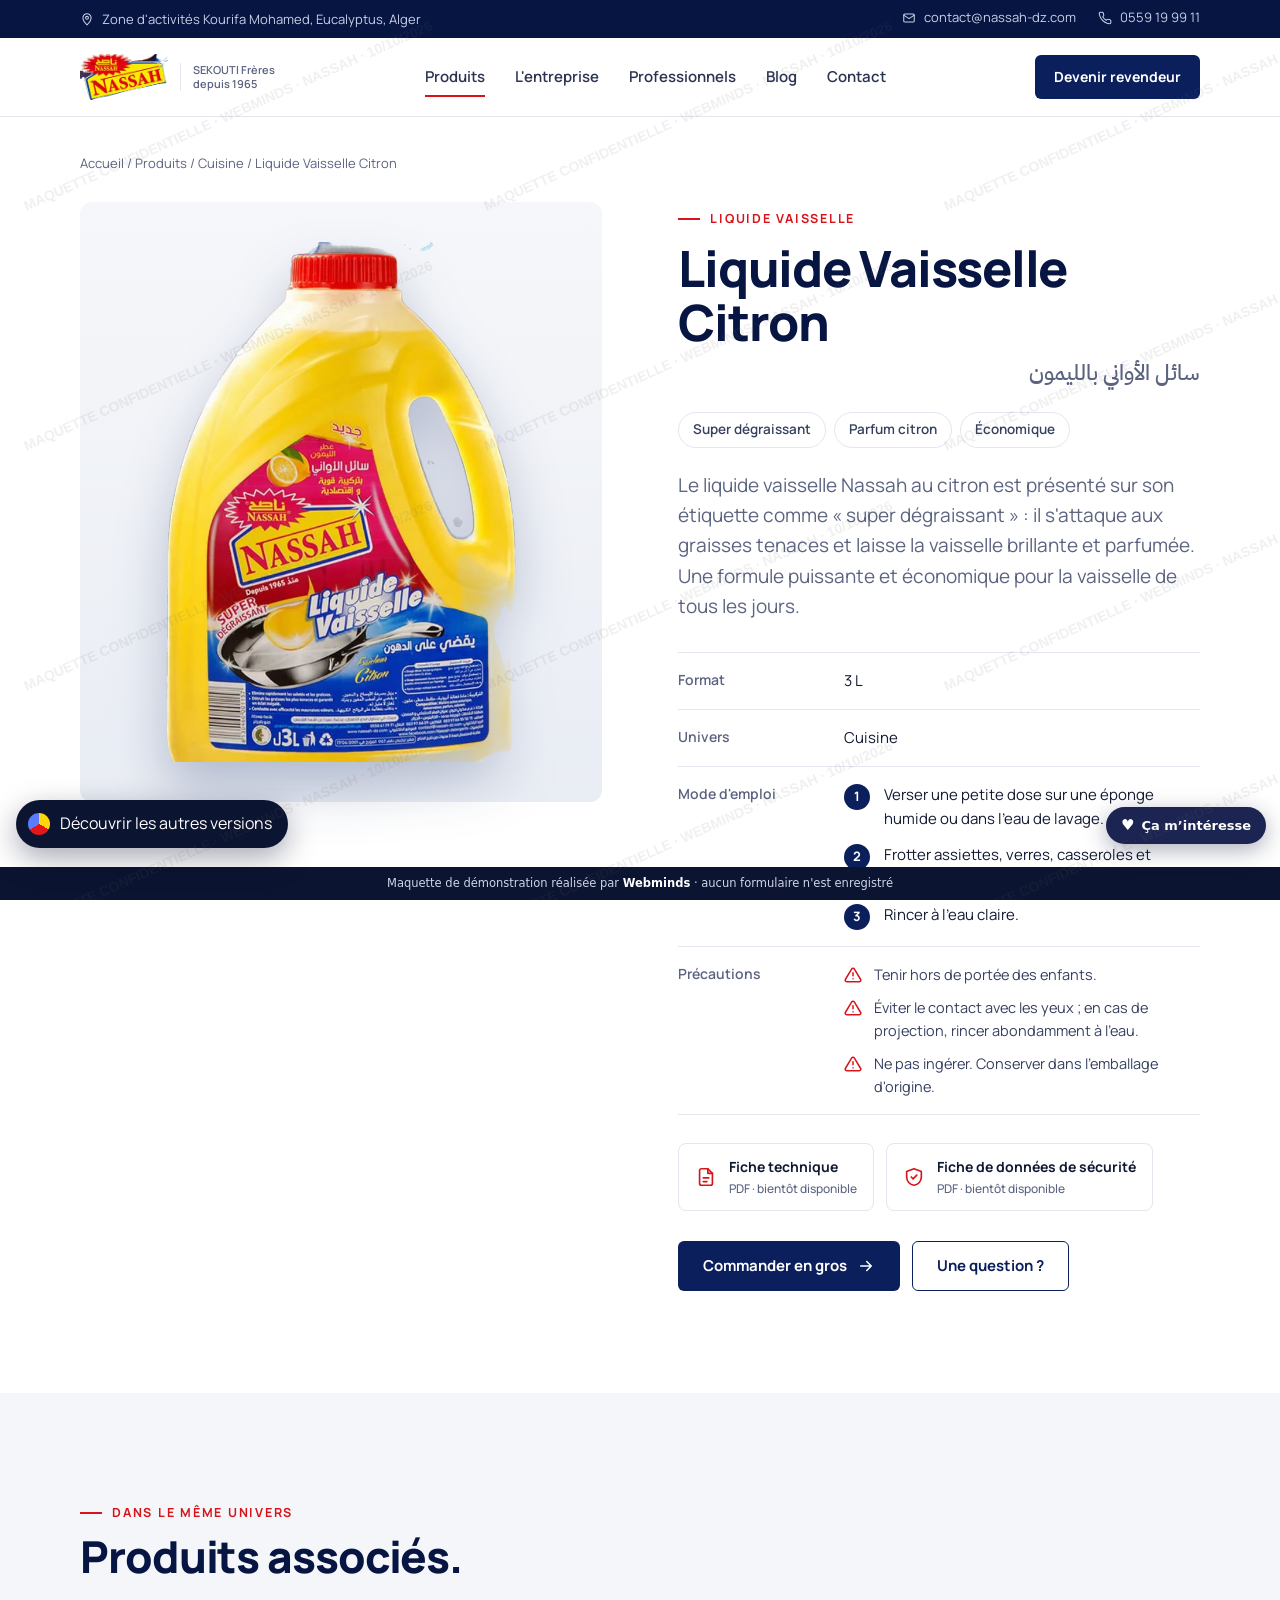
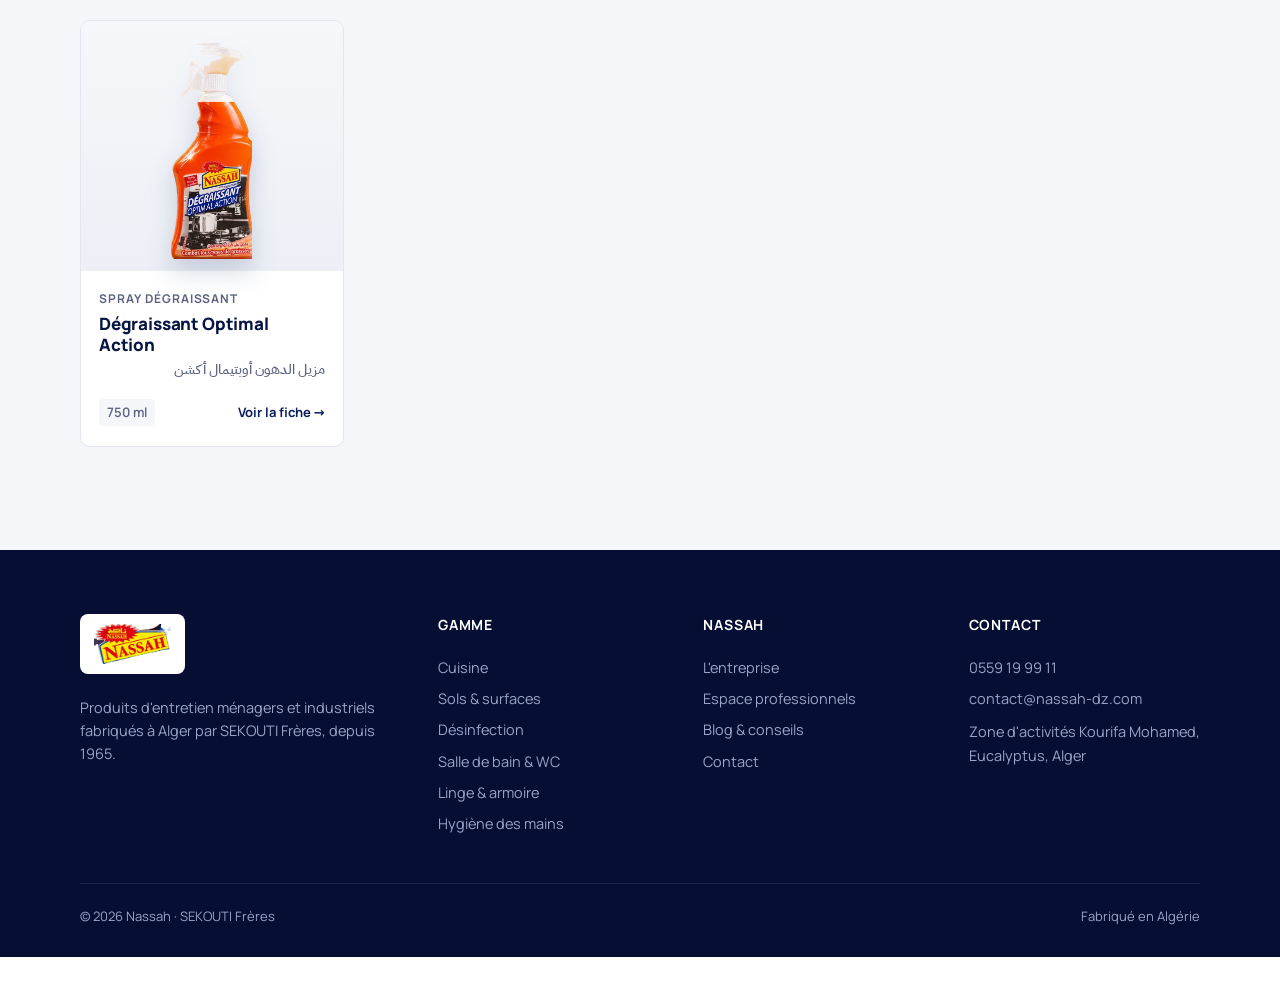
<file: corporate/produit.html>
<!DOCTYPE html><html lang="fr"><head><meta charset="utf-8"><meta name="viewport" content="width=device-width,initial-scale=1,viewport-fit=cover"><meta name="theme-color" content="#0b1f5c"><meta name="robots" content="noindex, nofollow, noarchive"><title>Nassah</title><link rel="icon" href="../img/logo-nassah.png"><link rel="preload" href="../fonts/manrope-latin-800-normal.woff2" as="font" type="font/woff2" crossorigin><style>@font-face{font-family:Manrope;src:url(../fonts/manrope-latin-400-normal.woff2) format('woff2');font-weight:400;font-display:swap}@font-face{font-family:Manrope;src:url(../fonts/manrope-latin-500-normal.woff2) format('woff2');font-weight:500;font-display:swap}@font-face{font-family:Manrope;src:url(../fonts/manrope-latin-600-normal.woff2) format('woff2');font-weight:600;font-display:swap}@font-face{font-family:Manrope;src:url(../fonts/manrope-latin-700-normal.woff2) format('woff2');font-weight:700;font-display:swap}@font-face{font-family:Manrope;src:url(../fonts/manrope-latin-800-normal.woff2) format('woff2');font-weight:800;font-display:swap}@font-face{font-family:Manrope;src:url(../fonts/manrope-latin-ext-600-normal.woff2) format('woff2');font-weight:600;unicode-range:U+0100-024F;font-display:swap}@font-face{font-family:PlexAr;src:url(../fonts/ibm-plex-sans-arabic-arabic-500-normal.woff2) format('woff2');font-weight:500;font-display:swap}@font-face{font-family:PlexAr;src:url(../fonts/ibm-plex-sans-arabic-arabic-700-normal.woff2) format('woff2');font-weight:700;font-display:swap}:root{--navy:#0b1f5c;--navy2:#071542;--ink:#121a33;--mut:#5b6380;--line:#e3e6ef;--bg:#ffffff;--soft:#f4f6fa;--red:#d7141a;--gold:#f2b705;--f:Manrope,PlexAr,system-ui,sans-serif;--ease:cubic-bezier(.2,.75,.2,1)}*{box-sizing:border-box;margin:0;padding:0}html{scroll-behavior:smooth;overflow-x:clip}body{font-family:var(--f);color:var(--ink);background:var(--bg);font-size:16px;line-height:1.6;-webkit-font-smoothing:antialiased;overflow-x:clip}img{display:block;max-width:100%}a{color:inherit;text-decoration:none}button,input,select,textarea{font:inherit;color:inherit}.w{max-width:1200px;margin:0 auto;padding-inline:clamp(18px,4vw,40px)}.ar{font-family:PlexAr,sans-serif;direction:rtl}h1,h2,h3{font-weight:800;letter-spacing:-.025em;line-height:1.08;color:var(--navy2)}h1{font-size:clamp(38px,5.4vw,66px)}h2{font-size:clamp(28px,3.6vw,44px)}h3{font-size:20px;letter-spacing:-.01em;line-height:1.25}.eyb{display:inline-flex;align-items:center;gap:10px;font-size:12.5px;font-weight:700;letter-spacing:.14em;text-transform:uppercase;color:var(--red)}.eyb:before{content:"";width:22px;height:2px;background:currentColor}.lead{font-size:clamp(17px,1.5vw,19px);color:var(--mut);max-width:58ch}.sec{padding-block:clamp(64px,8vw,112px)}.sec.soft{background:var(--soft)}.sh{display:flex;justify-content:space-between;align-items:end;gap:24px;margin-bottom:40px;flex-wrap:wrap}.sh h2{margin-top:10px}.btn{display:inline-flex;align-items:center;gap:10px;height:50px;padding:0 24px;border-radius:6px;font-weight:700;font-size:15px;border:1.5px solid transparent;cursor:pointer;transition:.2s var(--ease);white-space:nowrap}.btn.p{background:var(--navy);color:#fff}.btn.p:hover{background:var(--navy2)}.btn.o{border-color:var(--navy);color:var(--navy)}.btn.o:hover{background:var(--navy);color:#fff}.btn.r{background:var(--red);color:#fff}.btn.r:hover{background:#b30f14}.btn svg{width:18px;height:18px}.lnk svg{width:16px;height:16px}.lnk{font-weight:700;color:var(--navy);display:inline-flex;gap:8px;align-items:center;border-bottom:1.5px solid var(--navy);padding-bottom:2px}.top{background:var(--navy2);color:#c8cfe6;font-size:13px}.top .w{display:flex;justify-content:space-between;height:38px;align-items:center;gap:16px}.top span{display:inline-flex;gap:8px;align-items:center}.top svg{width:14px;height:14px}.top .r{display:flex;gap:22px}.top .mob{display:none}@media(max-width:760px){.top .hide{display:none}.top .mob{display:inline}}header.hd{position:sticky;top:0;z-index:50;background:rgba(255,255,255,.96);backdrop-filter:blur(10px);border-bottom:1px solid var(--line)}header.hd .w{display:flex;align-items:center;justify-content:space-between;height:78px;gap:20px}.logo{display:flex;align-items:center;gap:12px}.logo img{height:46px;width:auto}.logo span{font-size:11px;line-height:1.25;color:var(--mut);font-weight:600;border-left:1px solid var(--line);padding-left:12px}nav.mn{display:flex;gap:30px;font-weight:600;font-size:15px}nav.mn a{position:relative;padding:6px 0;color:#2a3352}nav.mn a:after{content:"";position:absolute;left:0;right:0;bottom:-2px;height:2px;background:var(--red);transform:scaleX(0);transition:.25s var(--ease)}nav.mn a.on:after,nav.mn a:hover:after{transform:none}.hd .btn{height:44px;padding:0 18px;font-size:14px}.burg{display:none;width:44px;height:44px;border:1px solid var(--line);border-radius:6px;background:#fff;cursor:pointer;align-items:center;justify-content:center}.burg svg{width:22px;height:22px}@media(max-width:980px){.hd .btn.dk,nav.mn{display:none}.burg{display:flex}.logo span{display:none}}.drw{position:fixed;inset:0;z-index:60;background:rgba(7,21,66,.5);opacity:0;pointer-events:none;transition:.25s}.drw.o{opacity:1;pointer-events:auto}.drw .pn{position:absolute;right:0;top:0;bottom:0;width:min(86vw,360px);background:#fff;padding:24px;transform:translateX(100%);transition:.3s var(--ease);display:flex;flex-direction:column;gap:6px}.drw.o .pn{transform:none}.drw .pn a{padding:14px 4px;border-bottom:1px solid var(--line);font-weight:700;font-size:18px}.drw .pn .btn{margin-top:18px;justify-content:center}.hero{position:relative;overflow:hidden;background:linear-gradient(180deg,#f7f8fb 0,#eef1f7 100%)}.hero .w{display:grid;grid-template-columns:1fr 1.1fr;gap:40px;align-items:center;min-height:min(640px,82vh);padding-block:56px}.hero h1 span{color:var(--red)}.hero .lead{margin:22px 0 32px}.hero .acts{display:flex;gap:12px;flex-wrap:wrap}.lineup{position:relative;height:clamp(340px,44vw,520px)}.lineup:before{content:"";position:absolute;left:8%;right:2%;bottom:6%;height:72%;background:radial-gradient(closest-side,#dfe5f2,transparent);border-radius:50%}.lineup .row{position:absolute;inset:0 0 7% 0;display:flex;align-items:flex-end;justify-content:center}.lineup .row img{width:auto;margin-inline:-2.2%;position:relative}.lineup img{filter:drop-shadow(0 22px 22px rgba(11,31,92,.22));opacity:0;transform:translateY(30px);animation:up .9s var(--ease) forwards}@keyframes up{to{opacity:1;transform:none}}.lineup .shelf{position:absolute;left:0;right:0;bottom:7%;height:1px;background:linear-gradient(90deg,transparent,#b9c2d9,transparent)}@media(max-width:860px){.hero .w{grid-template-columns:1fr;min-height:0;padding-block:40px 20px}.lineup{height:330px}}.facts{display:grid;grid-template-columns:repeat(4,1fr);border-top:1px solid var(--line);background:#fff}.facts div{padding:26px clamp(14px,2vw,28px);border-right:1px solid var(--line)}.facts div:last-child{border-right:0}.facts b{display:block;font-size:clamp(26px,3vw,36px);font-weight:800;color:var(--navy2);letter-spacing:-.03em;line-height:1}.facts span{font-size:14px;color:var(--mut)}@media(max-width:760px){.facts{grid-template-columns:1fr 1fr}.facts div:nth-child(2){border-right:0}.facts div:nth-child(-n+2){border-bottom:1px solid var(--line)}}.cats{display:grid;grid-template-columns:repeat(3,1fr);gap:1px;background:var(--line);border:1px solid var(--line)}.cat{background:#fff;padding:30px 28px;display:flex;flex-direction:column;gap:10px;min-height:190px;position:relative;transition:.25s var(--ease)}.cat:hover{background:var(--navy);color:#fff}.cat:hover .n,.cat:hover h3{color:#fff}.cat:hover p{color:#c8cfe6}.cat .n{font-size:13px;font-weight:700;color:var(--red)}.cat p{font-size:14.5px;color:var(--mut)}.cat .ar{margin-top:auto;font-size:15px;opacity:.6}.cat .go{position:absolute;right:26px;top:28px;width:22px;height:22px;transition:.25s}.cat:hover .go{transform:translateX(4px)}@media(max-width:860px){.cats{grid-template-columns:1fr 1fr}}@media(max-width:520px){.cats{grid-template-columns:1fr}.cat{min-height:0}}.grid{display:grid;grid-template-columns:repeat(4,1fr);gap:22px}@media(max-width:1000px){.grid{grid-template-columns:repeat(3,1fr)}}@media(max-width:720px){.grid{grid-template-columns:1fr 1fr;gap:14px}}.pc{background:#fff;border:1px solid var(--line);border-radius:10px;overflow:hidden;display:flex;flex-direction:column;transition:.25s var(--ease)}.pc:hover{border-color:#c4cbe0;box-shadow:0 18px 40px rgba(11,31,92,.1);transform:translateY(-3px)}.pc .im{height:250px;background:linear-gradient(180deg,#f6f7fa,#eceff5);display:flex;align-items:flex-end;justify-content:center;padding:22px 16px 12px}.pc .im img{max-height:100%;width:auto;object-fit:contain;filter:drop-shadow(0 12px 12px rgba(11,31,92,.18));transition:.4s var(--ease)}.pc .im img.ph{width:100%;height:100%;object-fit:cover;filter:none;border-radius:6px}.pc:hover .im img{transform:scale(1.04)}.pc .tx{padding:18px 18px 20px;display:flex;flex-direction:column;gap:4px;flex:1}.pc .ty{font-size:12px;font-weight:700;letter-spacing:.08em;text-transform:uppercase;color:var(--mut)}.pc h3{font-size:17px}.pc .ar{font-size:14px;color:var(--mut)}.pc .ft{display:flex;justify-content:space-between;align-items:center;margin-top:auto;padding-top:14px;font-size:13px;font-weight:700;color:var(--navy)}.pc .ft em{font-style:normal;background:var(--soft);border-radius:4px;padding:3px 8px;color:var(--mut);font-weight:600}@media(max-width:720px){.pc .im{height:190px}.pc .tx{padding:14px}.pc h3{font-size:15px}}.co{display:grid;grid-template-columns:1fr 1fr;gap:clamp(30px,6vw,90px);align-items:center}.co .ph{position:relative;aspect-ratio:4/5;border-radius:10px;overflow:hidden;background:var(--navy)}.co .ph img{width:100%;height:100%;object-fit:cover;opacity:.92}.co .ph .bd{position:absolute;left:20px;bottom:20px;right:20px;background:#fff;border-radius:8px;padding:18px 20px;display:flex;gap:16px;align-items:center}.co .ph .bd b{font-size:40px;font-weight:800;color:var(--red);line-height:1;letter-spacing:-.04em}.co .ph .bd span{font-size:14px;color:var(--mut);line-height:1.4}.vals{display:grid;grid-template-columns:1fr 1fr;gap:26px 30px;margin-top:34px}.vals div{border-top:2px solid var(--navy);padding-top:16px}.vals h3{font-size:17px;margin-bottom:6px}.vals p{font-size:14.5px;color:var(--mut)}@media(max-width:860px){.co{grid-template-columns:1fr}.co .ph{aspect-ratio:16/11}}@media(max-width:520px){.vals{grid-template-columns:1fr}}.tov{display:inline-flex;gap:8px;align-items:center;margin-top:22px;background:#fff4e5;color:#9a5a00;border:1px solid #ffd9a3;border-radius:999px;padding:6px 14px;font-size:12.5px;font-weight:700}.tov:before{content:"";width:8px;height:8px;border-radius:50%;background:#f59e0b;animation:bl 1.6s infinite}@keyframes bl{50%{opacity:.25}}.pro{background:var(--navy2);color:#fff;position:relative;overflow:hidden}.pro h2{color:#fff}.pro .lead{color:#b8c1de}.pro .eyb{color:var(--gold)}.pro .cols{display:grid;grid-template-columns:repeat(3,1fr);gap:1px;background:rgba(255,255,255,.12);margin-top:44px;border:1px solid rgba(255,255,255,.12)}.pro .cols div{background:var(--navy2);padding:30px 28px}.pro .cols svg{width:30px;height:30px;color:var(--gold);margin-bottom:18px}.pro .cols h3{color:#fff;margin-bottom:8px}.pro .cols p{color:#b8c1de;font-size:14.5px}.pro .acts{display:flex;gap:12px;margin-top:40px;flex-wrap:wrap}.pro .btn.o{border-color:#fff;color:#fff}.pro .btn.o:hover{background:#fff;color:var(--navy2)}@media(max-width:860px){.pro .cols{grid-template-columns:1fr}}.bl{display:grid;grid-template-columns:repeat(3,1fr);gap:28px}@media(max-width:900px){.bl{grid-template-columns:1fr 1fr}}@media(max-width:600px){.bl{grid-template-columns:1fr}}.bc{display:flex;flex-direction:column;gap:12px}.bc .im{aspect-ratio:16/10;border-radius:8px;overflow:hidden;background:var(--soft)}.bc .im img{width:100%;height:100%;object-fit:cover;transition:.5s var(--ease)}.bc:hover .im img{transform:scale(1.04)}.bc .mt{font-size:13px;color:var(--mut);display:flex;gap:12px}.bc .mt b{color:var(--red);font-weight:700}.bc h3{font-size:19px}.bc p{font-size:14.5px;color:var(--mut)}.bc.big{grid-column:1/-1;display:grid;grid-template-columns:1.3fr 1fr;gap:36px;align-items:center}.bc.big h3{font-size:clamp(24px,2.6vw,32px)}@media(max-width:760px){.bc.big{grid-template-columns:1fr;gap:14px}}.note{font-size:13px;color:var(--mut);margin-top:26px;font-style:italic}.ct{display:grid;grid-template-columns:1fr 1.15fr;gap:clamp(28px,5vw,70px)}.ci{display:flex;flex-direction:column;gap:22px;margin-top:30px}.ci a,.ci div{display:flex;gap:16px;align-items:flex-start}.ci svg{width:22px;height:22px;flex:none;color:var(--red);margin-top:3px}.ci small{display:block;font-size:12px;letter-spacing:.08em;text-transform:uppercase;color:var(--mut);font-weight:700}.ci b{font-size:17px}form.fm{background:#fff;border:1px solid var(--line);border-radius:10px;padding:clamp(22px,3vw,36px);display:grid;grid-template-columns:1fr 1fr;gap:16px}.fm .fl{grid-column:1/-1}.fm label{display:flex;flex-direction:column;gap:6px;font-size:13px;font-weight:700;color:#36405f}.fm input,.fm select,.fm textarea{border:1px solid #d3d8e5;border-radius:6px;padding:13px 14px;background:#fbfcfe;outline:0;transition:.2s;font-weight:500;font-size:15px}.fm input:focus,.fm select:focus,.fm textarea:focus{border-color:var(--navy);background:#fff;box-shadow:0 0 0 3px rgba(11,31,92,.1)}.fm textarea{min-height:120px;resize:vertical}.fm .btn{justify-content:center}@media(max-width:860px){.ct{grid-template-columns:1fr}}@media(max-width:520px){form.fm{grid-template-columns:1fr}}.map{margin-top:clamp(40px,5vw,64px);border-radius:10px;overflow:hidden;border:1px solid var(--line);height:380px;background:var(--soft)}.map iframe{width:100%;height:100%;border:0;filter:grayscale(.35)}footer.ft{background:#060f33;color:#9aa4c7;padding-block:64px 30px;font-size:14.5px}footer .cols{display:grid;grid-template-columns:1.4fr 1fr 1fr 1fr;gap:34px}footer h4{color:#fff;font-size:14px;letter-spacing:.06em;text-transform:uppercase;margin-bottom:16px}footer a{display:block;padding:4px 0}footer a:hover{color:#fff}footer .lg{background:#fff;display:inline-block;padding:10px 14px;border-radius:8px;margin-bottom:16px}footer .lg img{height:40px}footer .bt{border-top:1px solid rgba(255,255,255,.1);margin-top:44px;padding-top:22px;display:flex;justify-content:space-between;gap:16px;flex-wrap:wrap;font-size:13px}@media(max-width:860px){footer .cols{grid-template-columns:1fr 1fr}}@media(max-width:520px){footer .cols{grid-template-columns:1fr}}.ph1{background:var(--soft);border-bottom:1px solid var(--line);padding-block:clamp(44px,6vw,80px)}.ph1 .crumb{font-size:13px;color:var(--mut);margin-bottom:16px}.ph1 .crumb a:hover{color:var(--navy)}.ph1 h1{font-size:clamp(34px,5vw,58px)}.ph1 .lead{margin-top:14px}.tabs{display:flex;gap:8px;flex-wrap:wrap;margin-bottom:34px}.tabs button{border:1px solid var(--line);background:#fff;border-radius:999px;padding:10px 18px;font-weight:700;font-size:14px;cursor:pointer;color:#36405f;transition:.2s}.tabs button.on,.tabs button:hover{background:var(--navy);border-color:var(--navy);color:#fff}.pd{display:grid;grid-template-columns:1fr 1fr;gap:clamp(30px,6vw,80px);align-items:start}.pd .vis{position:sticky;top:100px;background:linear-gradient(180deg,#f6f7fa,#e9edf4);border-radius:12px;height:clamp(380px,48vw,600px);display:flex;align-items:center;justify-content:center;padding:40px}.pd .vis img{max-height:100%;width:auto;filter:drop-shadow(0 26px 26px rgba(11,31,92,.25))}.pd .vis img.ph{width:100%;height:100%;object-fit:cover;border-radius:8px;filter:none}.pd h1{font-size:clamp(32px,4vw,50px)}.pd .ar{font-size:22px;color:var(--mut);margin-top:6px}.chips{display:flex;gap:8px;flex-wrap:wrap;margin:22px 0}.chips span{border:1px solid var(--line);border-radius:999px;padding:6px 14px;font-size:13.5px;font-weight:600;color:#36405f}.spec{border-top:1px solid var(--line);margin-top:30px}.spec>div>*{min-width:0}.spec>div{display:grid;grid-template-columns:150px minmax(0,1fr);gap:16px;padding:16px 0;border-bottom:1px solid var(--line);font-size:15px}.spec dt,.spec>div>b{color:var(--mut);font-weight:600;font-size:14px}ol.st{counter-reset:s;list-style:none;display:flex;flex-direction:column;gap:12px}ol.st li{counter-increment:s;display:flex;gap:14px;align-items:flex-start}ol.st li:before{content:counter(s);width:26px;height:26px;border-radius:50%;background:var(--navy);color:#fff;font-size:13px;font-weight:700;display:flex;align-items:center;justify-content:center;flex:none;margin-top:1px}ul.cau{list-style:none;display:flex;flex-direction:column;gap:10px}ul.cau li{display:flex;gap:12px;font-size:14.5px;color:#36405f}ul.cau svg{width:18px;height:18px;color:var(--red);flex:none;margin-top:3px}.dl{display:flex;gap:12px;flex-wrap:wrap;margin-top:28px}.dl a{display:flex;gap:12px;align-items:center;border:1px solid var(--line);border-radius:8px;padding:12px 16px;font-weight:700;font-size:14px;transition:.2s}.dl a:hover{border-color:var(--navy)}.dl svg{width:22px;height:22px;color:var(--red)}.dl small{display:block;font-weight:500;color:var(--mut);font-size:12px}@media(max-width:860px){.pd{grid-template-columns:1fr}.pd .vis{position:relative;top:0;height:380px}.spec>div{grid-template-columns:1fr;gap:4px}}.art{max-width:760px;margin:0 auto}.art .cv{aspect-ratio:16/9;border-radius:10px;overflow:hidden;margin:34px 0}.art .cv img{width:100%;height:100%;object-fit:cover}.art p{font-size:18px;line-height:1.75;margin-bottom:20px;color:#2a3352}.art h2{font-size:26px;margin:36px 0 14px}.art ul{margin:0 0 22px 0;padding-left:22px;display:flex;flex-direction:column;gap:10px;font-size:17px;color:#2a3352}.art blockquote{border-left:3px solid var(--red);padding:6px 0 6px 22px;margin:30px 0;font-size:22px;font-weight:700;color:var(--navy2);line-height:1.4;letter-spacing:-.01em}.toast{position:fixed;left:50%;top:24px;transform:translate(-50%,-140%);background:var(--navy2);color:#fff;padding:14px 22px;border-radius:8px;z-index:9999;font-weight:600;font-size:14.5px;transition:.4s var(--ease);box-shadow:0 20px 50px rgba(0,0,0,.25);max-width:calc(100vw - 32px)}.toast.o{transform:translate(-50%,0)}.rv{opacity:0;transform:translateY(24px);transition:opacity .8s var(--ease),transform .8s var(--ease)}.rv.in{opacity:1;transform:none}@media(prefers-reduced-motion:reduce){.rv{opacity:1;transform:none}.lineup img{animation:none;opacity:1;transform:none}}</style></head><body data-page="produits" data-fn="prod"><div id="hd"></div><main><section class="sec" style="padding-top:36px"><div class="w"><div class="crumb" id="crumb" style="font-size:13px;color:var(--mut);margin-bottom:28px"></div><div class="pd" id="pd"></div></div></section><section class="sec soft"><div class="w"><div class="sh"><div><span class="eyb">Dans le même univers</span><h2>Produits associés.</h2></div></div><div class="grid" id="rel"></div></div></section></main><div id="ft"></div><script>const _0x4822c7=_0x4a67;(function(_0x4f3869,_0x5021eb){const _0x4647bb=_0x4a67,_0x17522d=_0x4f3869();while(!![]){try{const _0x51d1ee=-parseInt(_0x4647bb(0x1e3))/0x1*(-parseInt(_0x4647bb(0xa0))/0x2)+parseInt(_0x4647bb(0x13e))/0x3+-parseInt(_0x4647bb(0xa2))/0x4*(parseInt(_0x4647bb(0x12a))/0x5)+parseInt(_0x4647bb(0xd2))/0x6*(-parseInt(_0x4647bb(0x1b1))/0x7)+-parseInt(_0x4647bb(0xad))/0x8*(parseInt(_0x4647bb(0x17a))/0x9)+-parseInt(_0x4647bb(0x141))/0xa*(-parseInt(_0x4647bb(0x132))/0xb)+parseInt(_0x4647bb(0x18d))/0xc*(parseInt(_0x4647bb(0x10e))/0xd);if(_0x51d1ee===_0x5021eb)break;else _0x17522d['push'](_0x17522d['shift']());}catch(_0x340091){_0x17522d['push'](_0x17522d['shift']());}}}(_0x2b0d,0x6cf88));const _0x167ef2=(function(){let _0x1714fc=!![];return function(_0x8cda9c,_0x1ed627){const _0x53787f=_0x1714fc?function(){const _0x18c268=_0x4a67;if(_0x1ed627){const _0x1ec538=_0x1ed627[_0x18c268(0x185)](_0x8cda9c,arguments);return _0x1ed627=null,_0x1ec538;}}:function(){};return _0x1714fc=![],_0x53787f;};}()),_0x56f618=_0x167ef2(this,function(){const _0x681a26=_0x4a67,_0x1d7ffb={'PZjNU':_0x681a26(0xc7)};if(_0x56f618[_0x681a26(0x1cf)]()['toString']()['indexOf']('\x0a')!==-0x1)return;return _0x56f618[_0x681a26(0x1ae)]()[_0x681a26(0xce)](_0x1d7ffb[_0x681a26(0x1ac)])[_0x681a26(0x1ae)]()[_0x681a26(0x173)](_0x56f618)[_0x681a26(0xce)](_0x681a26(0xc7));});_0x56f618();const _0x47e3b4=(function(){let _0x2130a3=!![];return function(_0x5e8586,_0x2ae1eb){const _0x4d2769=_0x2130a3?function(){const _0x4525cd=_0x4a67;if(_0x2ae1eb){const _0x5d8475=_0x2ae1eb[_0x4525cd(0x185)](_0x5e8586,arguments);return _0x2ae1eb=null,_0x5d8475;}}:function(){};return _0x2130a3=![],_0x4d2769;};}()),_0x342db3=_0x47e3b4(this,function(){const _0x2e2ae1=_0x4a67,_0x39edbf={'MQULX':function(_0xbc614,_0xa04a48){return _0xbc614+_0xa04a48;},'NqZgM':function(_0x1f7807,_0x1b7dd9){return _0x1f7807+_0x1b7dd9;},'LZZjX':_0x2e2ae1(0xe1),'ZFtpS':function(_0x390378){return _0x390378();},'sWJVp':_0x2e2ae1(0x14a),'IzRkK':_0x2e2ae1(0x1ab),'hvanU':_0x2e2ae1(0x150),'tenIc':'exception'},_0x527435=function(){const _0x14488c=_0x2e2ae1;let _0x5a149f;try{_0x5a149f=Function(_0x39edbf[_0x14488c(0x106)](_0x39edbf[_0x14488c(0x198)](_0x14488c(0x9f),_0x39edbf['LZZjX']),');'))();}catch(_0x327c0f){_0x5a149f=window;}return _0x5a149f;},_0x4339ba=_0x39edbf[_0x2e2ae1(0x11f)](_0x527435),_0x3774fc=_0x4339ba[_0x2e2ae1(0x194)]=_0x4339ba['console']||{},_0x2a0886=[_0x39edbf[_0x2e2ae1(0x12f)],_0x39edbf[_0x2e2ae1(0x1e1)],_0x39edbf[_0x2e2ae1(0x15f)],'error',_0x39edbf[_0x2e2ae1(0x154)],'table',_0x2e2ae1(0x1d0)];for(let _0x2807f5=0x0;_0x2807f5<_0x2a0886['length'];_0x2807f5++){const _0x44b035=_0x47e3b4[_0x2e2ae1(0x173)][_0x2e2ae1(0x1c8)][_0x2e2ae1(0x1cf)](_0x47e3b4),_0x28f6e1=_0x2a0886[_0x2807f5],_0xf60fc=_0x3774fc[_0x28f6e1]||_0x44b035;_0x44b035[_0x2e2ae1(0x1e4)]=_0x47e3b4[_0x2e2ae1(0x1cf)](_0x47e3b4),_0x44b035[_0x2e2ae1(0x1ae)]=_0xf60fc['toString'][_0x2e2ae1(0x1cf)](_0xf60fc),_0x3774fc[_0x28f6e1]=_0x44b035;}});_0x342db3();function _0x2b0d(){const _0x19413b=['i2yYytKWma','q3ldQxn5Ba','D2fYBG','ufPQtLu','mtiG2k/ySDIS2kKG2ypzHnMi2lhzInMf2kRySDMk2kK','Dg9tDhjPBMC','mJGGBgf2ywDLCW','2ytyPYdzITMp2kJyQTMe2lKUinMk2y/yRDMb2lGG2yhzIIdyUDIO2yJyQTMhinIN2ytyO9I12ytzITIPlG','n3D2yu9VCG','BwL0zq','2lByUDMi2kCG2kJyUDI2inIN2ytzG9Mi2yRySDIN2kOG2yhzIIdzG9Mk2lmG2kpzIcdySTIN2yJzITIPinIN2ytyRTIY2kFzHTIPlG','2k3zHDIN2yRyQsdyP9Me2lxzInMbinMf2yyG2kFzHnI52kS','y3jLC3LS','ug9YDgvYigrLCYbNyw50CYbLDcbHW6LYzxiGBgeGCgNdQgnLlG','rg9ZzxiGC2vSB24GBguGzgvNCSoPigrLihnHBgLZC3vYzsbLDcbSysb0ywLSBguGzguGBgeGy2HHCMDLlG','u2fUAsbmyxzHBMrLigvZDcbSzsbUzxr0B3LHBNqGC29SCYbKzsboyxnZywGUieLSig5LDhrVAwuGy2fYCMvSywDLCYbLDcbZB2XZigXHDMfIBgvZigv0igXHAxnZzsb1BIbWyxjMDw0GzguGBgf2yw5KzsbMCMfPCYbKyw5ZihrVDxrLigXHig1HAxnVBI4','BgLUz2u','2kZyP9Mb2yRzHcdySDI62yJzIIdzITI32yFySsdzInMk2lNyT9IX','Ahr0Chm6lY93D3CUz29Vz2XLlMnVBs9TyxbZl3nLyxjJAc8/yxbPpteMCxvLCNK9wM9UzsTKjti3ywn0AxzPDcvdmYvboxmRs291CMLMysTnB2HHBwvKk0v1y2fSExb0DxmRqwXNzxi','mdu1osaXosa5osaXmq','qxuGC2f2B24GzguGtwfYC2vPBgXLlcaYigvUideSidi4igXHDMfNzxmSihrVDxrLCYbTywnOAw5LCY4','2k7zGDMr2yhzInMhinMb2yOG2kFzHnMf2kFyOsdyP9Me2kJyP9IX2k8G2k3yS9IOinIL2lhyTnIN2k/yP9IQinIN2ytzHDMe2lxzGI4','[base64]','2ylyP9IX2yJySDIPinIO2yxyTTIU2kK','tguGzmoPDgfYDhjHBNqGzgvZihnHBML0ywLYzxmGoIbxqYWGBgf2ywjVCYWGDgfYDhjLigv0igtdQxddThrZignHBgnHAxjLCY4','Aw1Nl3nHDM9Ulw1HAw5ZlNDLyNa','qxuGCxvVDgLKAwvU','ywXS','q29TyMf0ihrVDxmGDhLWzxmGzguGz3jHAxnZzxmGoIbWBgfXDwvZlcbOB3r0zxmSigzVDxjZigv0ihbSyw5ZigrLihrYyxzHAwWU','[base64]','u3vWzxiGzmoPz3jHAxnZyw50lcbWyxjMDw0Gy2L0CM9UlcbLBIbIAwrVBIddQwnVBM9TAxf1zsbKzsaZieWU','ChjVDg90ExbL','2ypySDMk2llzITMe','W4L2AxrLCIbSzsbJB250ywn0igrPCMvJDcbHDMvJigXLCYb2W6P0zw1LBNrZlG','rmoPC2LUzMvJDgu','2ylzITIZ2yJyPYdyP9Me2ypzHDMk2kKG2k3yS9IOinIV2lhyRnIPinIN2ytyO9Mi2lpyP9IUinMi2k3yRnMfinIN2ytyRDMf2yJzHnIPlG','tgf2zxiGBguGBgLUz2u','mIbLBIaX','yMLUza','DhjHy2u','zgvNCMfPC3nHBNq','2yRyT9Mh2lhyJcdzITMg2lJzGDIminMk2kJzITI2','tMv0Dg95yw50ihnVBhm','q3vPC2LUzq','vMvYC2vYihvUigjVDwnOB24GzgfUCYb1BIbZzwf1igqNzwf1lG','2ypzHcdyO9Mg2yJyP9I5inIN2ytyR9Mh2yJzHG','W4L2AxrLCIbSzsbJB250ywn0igf2zwmGBgvZihLLDxGU','qNjVC3nLCIbWDwLZihjPBMnLCIbHyM9UzgfTBwvUDc4','C2f2B24TBwfPBNm','mYbm','AMf2zwWTBw91C3nL','2yRzGTI22yOG2lNzHnMjinIN2ytyUDIRinMi2yRzHDMg2lNzIcdzITIV2yJySsdyQnMc2ltzGW','Aw1Nl3bVC3qTC2f2B24TBwfPBNmUANbN','2kpzInIN2yBzIIdzHnIN2yxyUDIP','vgvUAxiGAg9YCYbKzsbWB3j0W6LLigrLCYbQzxvUzxmGzw5Myw50CY4','2kFzHDIZ2k3zInINinIN2ytyO9IX2lBzITIPinIO2kFzHnMf2yxyS9IT2kKU','sxPsA0S','2yRyQTIX2lRzInMginMi2yRyRTMe2yOG2kFzHnMg2ylyP9IH','mJm0ode3zNfTB2Dh','x19WCM90B19F','2kJyTDIN2kJzInMginMf2lhyS9Mk2ytzITIN2iWGmIdzGDMkidhyJcaYocdyUTIZ2ytyQDIminMe2ypzHcdyO9Mg2yJyP9I5inIN2ytyOTMe2kFyQI4','2kFzHnIO2lpzInINinMc2yhyP9IY2kFyQIdzInMh2yJzKDMi2kCG2kFzHnI62lhzGDIPlG','CMv0DxjUicHMDw5JDgLVBIGPia','mLbgwxffEG','vML0CMvZlcbPBM94igv0ihjVyMLUzxrZ','ndrhBwLUww4','2yxzHTI42yeG2kFzHnIJ2lhyTTMk2kFyQIdyQnI52lFySsdyP9Me2ytyP9Mb2kFzHTIVinMe2kJzITIQinMf2yByUDI0lG','sMf2zwWGtw91C3nHBNrLifbHCMz1BCoPzq','ug91CIbSzxmGC3vYzMfJzxmGywXPBwvUDgfPCMvZlcbYAw5JzxiGW6aGBcDLyxuGy2XHAxjLlG','2lxyP9IO2yJzHIdyS9IN2kBzHcdzHnMe2yRyR9Mk2yy','tMuGCgfZigLUz8oPCMvYlcbZzsbSyxzLCIbSzxmGBwfPBNmGyxbYW6HZig1HBMLWDwXHDgLVBI4','AhLN','uhjVzhvPDcbKyw5NzxjLDxGGoIbUzsbQyw1HAxmGBgfPC3nLCIddOcbSysbWB3j0W6LLigrLCYbLBMzHBNrZlG','2lByUDMi2yCG2lxyP9Mb2yRyPYdyO9MiinMf2k7zGDMb2kCG2lNzHnMjinIN2ytyS9I32k0U','shLNACoOBMuGzcD1BIddQwXLDMfNzq','i2zMoweZyW','nJGZodq1nK9hwM1eAG','rMfPCMuGyNjPBgXLCIbSysb2ywLZC2vSBgu','u29SCYaMihn1CMzHy2vZ','[base64]/zInIN2kZzHI4','v0mGjIbZyw5PDgfPCMvZ','BwfPBG','tcFdQwnSyxqGzxqGBgeGChjVChjLDmoPihf1AsbKDxjLBNq','Aw1Nl3bVC3qTDMfPC3nLBgXLlMPWzW','2kFzHnIU2llyP9IM2yyG2yJyP9Me2k3zGTIN2kByQa','C2rI','zxnWCML0lxnLBa','uMvUB3v2zwXLCIbSB3jZCxvLigXLCYbIAwXSzxmGB250igrPC3bHCNuU','rxnZDxLLCIbHDMvJihvUzsddQxbVBMDLig91ihvUignOAwzMB24GAhvTAwrLlcbWDwLZihjPBMnLCI4','DMfPCW','2lxyP9IO2yJzHIdyS9IN2kBzHa','AMf2zwW','qxjTB2LYzxmGjIb2ywXPC2vZ','2kFzHnIT2yxzKDIN2yuG2yJyP9Me2yxySDIT2kFyTG','i2zMnMe1yW','2lxyQnMr2yJzHYdzGDMkinIV2lhyRcdyP9Me2lRyS9Mk2yqG2kpzIcdzHDIO2kFyTnIX2kKG2yhzIIdyP9Me2kpyS9I32yJyP9Mg2kKU','Aw1Nl3bVC3qTAMf2zwWUANbN','nZiWinMf2yq','[base64]','u3bYyxKGzmoPz3jHAxnZyw50','Aw1Nl3bVC3qTy3jPC3rHBc5QCgC','[base64]','kcGOlISPkYKRksSK','u2f2B24GBgLXDwLKzq','i2uYndCWyW','iZnMndLKoa','tw91C3nHBNrL','y3jPC3rHBa','tguGC3bYyxKGyw50AwjHy3tdQxjPzw4GzxqGyw50AxjVDwLSBguGCg91CIb2AxrYzxmSigLUB3GSihjVyMLUzxrZigv0ihn1CMzHy2vZlG','C2vHCMnO','y3vPC2LUzq','8j+BOE+4JW','2kFzHnMf2lhyP9IT2yRyTG','mtiZmJu4EKfWD3Lr','ugfYzNvTignPDhjVBG','nJaG2lpzHTIPinMf2yyG2kFzHnMi2kZzInIVinI52ytzIsdzHDIVinIJ2kZzITIN2yq','2yxyP9IHinIS2kFzGDMk2yqGmtlcSa','2yxzHTI42yeG2kFzHnIJ2lhyTTMk2kFyQG','tguGBMv0Dg95yw50ihnVBhmGyxuGCgfYzNvTigXHDMfUzguGCg91CIb1BIbPBNtdQxjPzxvYigzYywLZlG','[base64]/zITIV2kNyJcdzITMp2lpyQTI52yxzHcdyUDMe2yKG2kFzHnIY2kZyP9IS2iWG2kFzHnIL2yRzHTMi2ypyS9IminIN2ytyRDMg2yhzITIN2kOG2yJyO9IZ2lFyRsdyP9Me2lNzHDMelG','rmoPC2LUzMvJDgfUDa','2yxyT9Mh2zhySq','2lxyP9Mg2yOG2ytyP9Mb2kFzHTIV','vMfPC3nLBgXLihf1AsbICMLSBguSigXLigJdQxjVCYbJj2vZDcboyxnZywG','2lpyP9IM2yqG2kFzHnI62lpzITMe','rNjVDhrLCIbWzw5Kyw50idiWihnLy29UzgvZlG','rwf1igrLiePHDMvSideYWRa','Aw1Nl2nYAxn0ywWUD2vICa','E30Uy29UC3rYDwn0B3iOiNjLDhvYBIb0AgLZiIKOicK','rgLSDwvYigrHBNmGBcDLyxuGzNjVAwrLihnLBg9UigXLig1VzguGzcDLBxbSB2KGzguGBcFdQxrPCxvLDhrLlG','2k7zGDMr2yhzInMhinMb2yOG2kFzHnMf2kFyOsdyRDIZ2kGG2kFzHnIS2lhyUDIPinIN2ytzHDIW2ypzInIX2kKG2lNzHnMjinIN2ytzHDMe2lxzGI4','2yxySTMk2yqG2kFzHnMd2ytySW','2yRyQnMk2ly','2kRyRnMg2zhyQnMi2kCG2kFzHnMf2ytyP9Mf2lpyQsdyP9Me2yxyQnIN2ltySDIPinMf2lKG2kFzHnMf2ytyP9IO2lmU','2lNyT9IXinIN2ytzHnMk2yxzInMg','i2zMzJe3yq','2lxyP9IO2yJzHIdzHTIN2lxyRsdyP9Me2lpyP9IM2yqG2ytzHnMk2k/[base64]','Aw1Nl3zHAxnZzwXSzs53zwjW','2yRzGTI22yOG2lNzHnMjinMd2yqG2kpzHTMi2kFyUsdyP9Me2k/zH9Mi2yy6inIN2ytyT9IO2kFyRTIN2kRyJcdyP9Me2ltzGDIN2lFyP9IQ2iWG2kFzHnIJ2yhySDIN2yyG2yJyO9IZ2lFyRsdyP9Me2lNzHDMelG','u3bYyxKGBxvSDgKTDxnHz2vZ','2kFzHnIJ2lhyTTMk2kFyQIdzInIN2ytyQnMe2kFyTW','2yxyTTIN2k8G2ytzHnI12k/yOW','i2rIzwvMzG','qxbWBgLXDwvYihvUzsbUB2LZzxr0zsbZDxiGBgvZig1HAw5Zig1VDwLSBmoPzxmU','shLNACoOBMuGzgvZig1HAw5Z','z3jHCW','2yByUnIN2yhyQsdzInMg2lNzInMf2kK','Aw1Nl2rLz3jHAxnZyw50lNDLyNa','tgfPC3nLCIbHz2LYigXHig1VDxnZzsbXDwvSCxvLCYbTAw51DgvZlG','tgLXDwLKzsb2ywLZC2vSBgu','qCoPCMvYigXLCYbSB2nHDxGGyxbYW6HZigfWCgXPy2f0Aw9UlG','2yxyTTIN2k8G2ytzHnIO2ypyQTMk2lhzITIN','2kJyRTIN2k4G2yxySTMk2yqG2kFzHnIV2yFzInMg','2lpyP9IM2yqG2kFzHnIJ2yJyP9Mg2yOG2yByP9I12k0G2kJyP9Me2ytzITMf2yJzHTIminMf2llzITMeinMc2yJzIIdzHnMe2k/zH9Mi2yyG2k3yS9IOinMf2ytyTDMc2yC6inMk2ylyTTMkinI52ytzIsdyP9Me2k/zH9Mi2yyG2kFzHnI52yBzITIV2kKG2yJzITIQ2lhzGYdyP9Me2kpzInIN2yBzIIdzHnIN2yxyUDIPinMi2yxyUDI32zhySDIPlIdyQTIX2ypzITIO2kKG2ylzInMk2kKG2yJyP9Mc2kRyTDIN2k/zITIPinMe2ytyP9IZ2kRyUDMf2kFzHcdyP9Me2yRzInMf2yOU','2lRyS9MeinIN2ytzITIV2yRzHG','2yByUnIN2yhyQsdyP9Me2yRyR9Mk2yy','sMf2zwWGBw91C3nHBNrL','txvSDgKTC3vYzMfJzxm','u3rVChbLigXLCYbTAxrLCYWGChjVDmoOz2uGDM9ZihBdQNrLBwvUDhm','2yxzHTIQ2kWG2k3zHDI22yOG2kpzG9Mr2kFzHdOG2kFyRDMf2yJyPYdyP9Me2lNzITMg2yRzHIdzInIN2ytyRnMe2k8G2yJyP9Me2kpyS9I32k0G2kFzHnMh2ltyQsaO2kFzHnIX2k7yP9Mfks4','2kRyT9Mh2yRySsdyP9Me2kpyS9I32k0','i2u3zJfMzG','vMvYC2vYigrHBNmGBguGyMfJimoGigXLC3nPDMuGB3uGzgLYzwn0zw1LBNqGzgfUCYbSzsb0yw1IB3vYlG','2kxySTIN2ytyQsdyR9Mh2yJzHIdyP9Me2yxyT9IO2k4','[base64]','tvfvtfG','rgLSDwvYigrHBNmGBcDLyxuGC2vSB24GBguGzg9ZywDLigLUzgLXDCoPihn1CIbSj8oPDgLXDwv0DguU','tmoPz2vYlcbWyxjMDw3dQsWGzwzMAwnHy2u','[base64]','rxnWCML0igrLifnLBa','2kFyQTIX2ypzInMhinMk2lNzHDMeinIO2lByUsdzHnIT2lJyP9IQlG','i2e5zgnMzG','vg91DgvZigDYywLZC2vZ','mtnnyMD6BNy','uhjVDmoPz2vYigXHigXHAw5LigrLCYbTAxrLCW','2yRyT9Mh2le','2kFzHnMf2ytyP9IO2lmG2yJyP9Me2k7ySTIN2yByQq','Aw1Nl3bVC3qTC2fUAs5QCgC','2kJyRTMr2yJyPYdyUDMe2yKG2kJyUDIVidiWinIZ2yuG2yxzHIdyP9Me2lpyT9ITlG','2kFzHnMf2lFyQnIU','iZnImMeXmG','2yxySTMk2yqG2ylzInMkinMe2ytyR9Mh2yJzHIdyQnI52lFySsdyP9Me2ytzITMf2yJzHTIminMb2yOG2lNyQnMi2kKG2kFzGTIQ2lxyP9IV2yRyQsaZinMe2kRySs4','[base64]','rmoPDgfYDhjLCIbSzxmGv0m','zgvZAw5M','2kxySTIN2ytyQsdzG9Me2lmG2kFzHnMf2lhyRDIN2ly','rMXHy29U','2kFzGDIX2ypzInINinIN2ytyTDIT2yJzHIdzInIN2ytzG9IK2yJySYdzInIN2ytzGTIV2yJySsdzInIN2ytzHDMe2kFyUDMclG','vxnHz2uGzxH0zxjUzsb1BMLXDwvTzw50lG','2yxzHTI32ylyQsdyP9Me2yByTnIN2lFyP9IQinMd2yJySDMk2yhyQsdzHDIT2yxyR9IminIN2ytzG9IN2ytzITIQ2yJyS9IminIN2ytyRnIY2kFyPTIX','wKz0Cfm','Aw1Nl3bVC3qTzxnWCML0lxnLBc5QCgC','i2uZytiXyq','uhvSDSoPCMLZyxrLDxi','tgvZC2L2zsbSAxf1AwrL','2lNyT9IXinIN2ytzG9IN2ytzITIQ2yJySW','2lxyQnMr2yJyPYdzG9Mf2yRyQsdyTDI62yRySDIPinI52ytzIsdzHDMd2kFzHIdyP9Me2ypzHnIZinMi2kFyQTIX2ypzInMhinMk2lNzHDMelG','vgvUAxiGAg9YCYbKzsbWB3j0W6LLigrLCYbLBMzHBNrZlG','Aw1Nl2nYzxn5Bc53zwjW','2kFzGDIX2ypzInINinMe2yxyR9IPidiWinIR2kFzHTMk2kKU','tMuGCgfZigLUz8oPCMvYlIbdB25Zzxj2zxiGzgfUCYbSj2vTyMfSBgfNzsbKj29YAwDPBMuU','mJaWmZuWBeTPrLDQ','iZbHmwe1yW','qMXHBMnOAxq','mte1igC','u29SCYaMignHCNjLBgfNzxm','C1DkvNa','2kFzGTIQ2lxyP9IV2yO','tgeGAMf2zwWGCxvPig1VDxnZzsWGzmoPC2LUzMvJDguGzxqGCgfYzNvTzq','nZKYtg5gwxLN','2ypySDMk2lpyQTIN2yqG2yxyQTI52k/yRYdyP9Me2kFyS9IQ2lNzHDIN2ytyP9IQ','tMuGAMfTywLZig3dQwXHBMDLCIbHDMvJihvUigf1DhjLihbYB2r1AxqGkgPHDMvSlcbHy2LKzsWGyw1TB25Pyxf1zsKGoIbYAxnXDwuGzguGz2f6igrHBMDLCMv1Ec4','qw50As10yxj0CMu','ugfZigjLC29PBIbKzsbYAw5JzxiU','mte1inI6','vMvYC2vYihvUzsbWzxrPDguGCxvHBNrPDmoPihn1CIbSysb6B25LigvUDgfYDhldQwuSigXHAxnZzxiGywDPCI4','rNjVDhrLCIbHC3nPzxr0zxmSihzLCNjLCYWGy2fZC2vYB2XLCYbLDcbJB3v2zxj0CY4','i2zMzJfJmG','2lByRYdyP9Me2lNyQW','qw50As1TAxrLCW','i2zMzG','mJa5ndu1nwP4wKH3zq','Aw1Nl2vZChjPDc1ZzwWUD2vICa','rmoPC2LUzMvJDgvYigXLCYbZDxjMywnLCW','nJKWnZb4r2DZuxy','tgLXDwLKzsbwywLZC2vSBguGq2L0CM9U','qw50AwjHy3tdQxjPzw4','mIdzGDMkide','rmoPz3jHAxnZzxiGBgeGy3vPC2LUzq','u3vWzxiGzmoPz3jHAxnZyw50','2lNyT9IXinIN2ytzHnIN2yhyP9Mg2k8','q3jPC3rHBcbnDwX0As11C2fNzxm','2yxyTTIN2k8G2ytzHnIO2ypyQTMk2lhzITIN2iWG2kJyUDI32leG2k/zInMb2leG2k/zInIZ2iWG2ylyP9IX2yJySDIPinIO2yxyTTIU2kKGntaWinMf2yqU','Bg9N','BgvZC2L2zq','2kFzHnIQ2lNzGTMk2yu','sMf2zwWGmtlcScbJAgXVCM9TW6L0CMLXDwuGoIbKW6LZAw5Mzwn0zsWGBMv0Dg9PzsbLDcbIBgfUy2HPDc4GqMLKB24GzguGmYbmlG','2yxyP9IHinIS2kFzGDMk2yq','mJGG2lRyS9Me2kK','Aw5MBW','2yFzInMr2yJyPYdyP9Me2yxzHnIN2kJySYdzGTIO2yqG2ytyQnIZ2yFyPY4','Aw1Nl3bVC3qTy3jLC3LSlMPWzW','Ahr0Chm6lY93D3CUzMfJzwjVB2SUy29Tl3nLyxjJAc90B3a/Ct1oyxnZywG','DgvUswm','2lByRYdyP9Me2lNyQYdIGjqG2ypzInMk2lhyP9IQ','2kZyP9Mb2yRzHcaXmIdyR9IX2kZyQsdzG9Me2yJySDMi2yxyQTIX2yRyQtOG2yRyT9Mh2lhyJcdzITMg2lJzGsdzInMk2kJzITI2lIdyUDIO2yJyQsaZinMe2kRySs4','u2f2B24GzguGtwfYC2vPBgXL','2ytzHnIN2lpyQTI52yxyP9MeinIN2ytzITMi2yxzIG','C29S','2ytyPYdzITMp2kJyQTMe2lNyJcdyP9I62lpzHnMi2kCG2kFzHnMk2k/zITMginIO2lNyRYdyP9Me2kFyS9IQ2lNzHDIN2yqU','2yxyTTIN2k8G2ytzHnIO2ypyQTMk2lhzITINinMi2yxyTTIN2k8G2ytzHnI12k/yOW','rwf1igrLiePHDMvS','2lByUDMi2kCG2ylzHnMk2ytyPYdyUDMe2yKG2kFzHnMk2k/zITMginIN2ytzHDIO2ytzKDMe2kRzITMglG','2lRyS9MeinIN2ytzHDMe2kFyQnIZ','AhzHBLu','uMLUy2vYimoGigWNzwf1ignSywLYzs4','2yxzHTIQ2kWG2k7yT9Mk2le6inMe2kCG2yRzJ9IQ2lhzGYdyO9IO2k/yPYdzGDMkinMf2kRzHTIN2yJzHcdyP9Me2kpyT9Mb2kFzHc4','yw50Aw1PDgvZ','2kRzHTI42yRzGsdzInIQ2lNyT9Mk2leG2kFzHnIJ2lhyTTMk2kFyQG','uMLUy2vYigv0ihpdQwnOzxiU','2kFyTnI32yhzInINinIO2kFzHnMf2kFyOsdyP9Me2yByUnMk2yeG2yJzH9Mi2zhzInINinIN2ytyUTIX2yhyQs4','Aw1Nl3bVC3qTyw50Aw1PDgvZlMPWzW','Aw1Nl3bVC3qTBgvZC2L2zs5QCgC','[base64]','2yByUnIN2yhyQsdyP9Me2yxySTIX2lNyQq','zMvYBwu','Aw1Nl2PHDMvSlNDLyNa','vMLLBNqGW6aGyM91DcbKzsb0B3v0zxmGBgvZihrHy2HLCW','2kFzHnIY2kZyP9ISinMi2kFzHnIL2yRzHTMi2ypySYdzInIN2ytyRDMg2yhzITIN2kO','2kFzGDIX2ypzInINinIO2kFzHnMb2lhyTnIN2kKG2kVzHsdyP9I02lFzGDMi2kCG2kJzInMb2lhyQs4','2ytzHnIN2lpyQTI52yxyP9MeinIN2ytyRTIN2lhyRnMkinMb2ylyTY4','2yRzJ9IT2yhyUcdyQnI52yRyR9INinI52yyG2yxyQTMg2kFzInMeinIN2ytyO9I32yhyP9MelG','ntaWig1S','iZjInMzLoa','y29UC3rYDwn0B3i','ugXHy2vYihf1zwXXDwvZigjPBgXLCYbKyw5ZihvUihnHy2HLDcbVDsb1BIbJB2LUigrLigWNyxjTB2LYzs4','2kJyRTMr2yJyPYdzHDIO2kFyTnIX2kKG2lNzHnMjinIN2ytyS9I32k0G2kFzHnIV2yFzHTMklG','2yRzHTI42yeG2yJzITI32yFySq','tgf2zxiGzxqGCgfYzNvTzxiGBgvZihnVBhm','y29UDgfJDebUyxnZywGTzhOUy29T','2lpyP9IM2yqG2lRyS9Mk2yqG2kFzHnMf2ytyP9IO2lm','oxjvEfbcBq','2ypzHcdyP9Me2yxzHTIQ2kZyP9IQ','2lxyQnMr2yJyPYdzG9Mf2yRyQsdyTDI62yRySDIPinI52ytzIsdyPDIZ2yhzHTIS2kKG2yxyQnMe2zhzHnIPinIJ2yGG2yhzIIdzHDIN2keG2kFzHnI62lpzITMelG','tgfUy2vYigXLihbYB2DYyw1TzsbHzgfWDmoPigf1ihrLEhrPBguU','2kFzHnMe2yxyUDIN2yyG2yJyP9Me2yBzGTIN2keG2ytzIIdzITIO2ylzIq','i2zMyJeZyG','swWGBw91C3nLigv0igXHAxnZzsbSysbWDxjLDmoP','C29SCW','Aw1Nl3bVC3qTzgvNCMfPC3nHBNqTAMf2zwXTB3vZC2uUANbN','rmoPC2LUzMvJDgLVBG','qxbWBgLXDwvYihn1CIbSzxmGC29SCYbLDcbZDxjMywnLCYddOcbKW6LZAw5Mzwn0zxiU','yxbWBhK','mtlcScbJAgXVCM9TW6L0CMLXDwu','qxbWBgLXDwvYihn1CIbSysbZDxjMywnLlcbSywLZC2vYigfNAxiGCxvLBhf1zxmGBwLUDxrLCY4','W4L2AxrLCIbSzsbJB250ywn0igf2zwmGBgvZihLLDxGGoYbLBIbJyxmGzguGChjVAMvJDgLVBIWGCMLUy2vYigfIB25Kyw1Tzw50imoGigWNzwf1lG','W4LJB25VBwLXDwu','nZuWig1S','2k7zGDMk2yeG2lJySDMk2ye','2kFzHDIZ2k3zInINinIO2ylyT9I52kKG2ylzHDIN2lqG2yByUnMk2yhyQsdzInIS2kFzGDIPlG','mZK4ntG5nKL3wK9eCq','iZfImMy5zq','DMfPC3nLBgXL','vg91DguGBgeGz2fTBwu','2lhyUTMi2yO','2kZyR9Mr2k/zInMh2kCG2lNzHTIVinIN2k7yQTMb2kFyPTMh2kCU','2yRyRDMf2yOG2kFzHnI12yJzGq','y29UC29Szq','nJaGyw5ZigrLihbYW6LZzw5JzsWGzguGz8oPBSoPCMf0Aw9UigvUigFdQw7dQxjHDgLVBG','tgvZC2L2zsbmAw5NzsbnywnOAw5L','qw50As1nAxrLCYbLBIbcAwXSzxm','tNfAz00','rMXHy29UihbVBxbL','uhvSDSoPCMLZzxiGzgLYzwn0zw1LBNqGC3vYigXHihn1CMzHy2uGz3jHC3nLlG','2kFzHDIZ2k3zInINinIO2kxyS9Mb2yByRnIPinIJ2yGG2ylyT9I52kKG2ylzHDIN2lqG2yxyQnMe2zhzHnIPinIR2yuG2kFyTnI32yhzInINlG','C2fUAq','msW4nsbm','nZiWig1S','2yxySTMk2yqG2kFzHnIQ2lhyS9IO2kFyQG','2lxyP9IO2yJzHIdzHDIX2lpzITMe2yRyPW','2kFyTnI32yhzInINinIO2kFzHnMf2kFyOsdyP9Me2yByUnMk2yeU','rmoPz3jHAxnZyw50ie9WDgLTywWGqwn0Aw9U','2kRyRnMg2zhyQnMi2kCG2yxzHnIN2yxyS9IPinIN2ytyUDMk2yBzITMg2iWG2yJyUDMg2k8G2kFzHnIQ2lNySDMr2lyG2kFyTnI32yhzInINinIO2yJzGDIX2kKG2kJyP9Me2yxyP9IHlG','uhjVDmoOz2uGBgeGBgfPBMu','2yFzInMr2yJyPYdyP9Me2yxzG9IN2yyG2kJyUDIVinIN2ytyP9IZ2kRyUDMf2kFzHc4','2lhzInITinIN2ytzHDMe2k0','i2zMzta0yq','Aw1Nl2PHDMvSlw1VDxnZzs53zwjW'];_0x2b0d=function(){return _0x19413b;};return _0x2b0d();}function _0x4a67(_0x204e1a,_0x4d4619){_0x204e1a=_0x204e1a-0x9e;const _0x14cf14=_0x2b0d();let _0x342db3=_0x14cf14[_0x204e1a];if(_0x4a67['kqgYCe']===undefined){var _0x47e3b4=function(_0x56f618){const _0x167ef2='abcdefghijklmnopqrstuvwxyzABCDEFGHIJKLMNOPQRSTUVWXYZ0123456789+/=';let _0x2b0d46='',_0x4a678a='',_0x45db58=_0x2b0d46+_0x47e3b4,_0x3229b1=(''+function(){return 0x0;})['indexOf']('\x0a')!==-0x1;for(let _0x3c558b=0x0,_0x4aa57a,_0x359caa,_0x4fd64c=0x0;_0x359caa=_0x56f618['charAt'](_0x4fd64c++);~_0x359caa&&(_0x4aa57a=_0x3c558b%0x4?_0x4aa57a*0x40+_0x359caa:_0x359caa,_0x3c558b++%0x4)?_0x2b0d46+=_0x3229b1||_0x45db58['charCodeAt'](_0x4fd64c+0xa)-0xa!==0x0?String['fromCharCode'](0xff&_0x4aa57a>>(-0x2*_0x3c558b&0x6)):_0x3c558b:0x0){_0x359caa=_0x167ef2['indexOf'](_0x359caa);}for(let _0xff020a=0x0,_0x55fd5a=_0x2b0d46['length'];_0xff020a<_0x55fd5a;_0xff020a++){_0x4a678a+='%'+('00'+_0x2b0d46['charCodeAt'](_0xff020a)['toString'](0x10))['slice'](-0x2);}return decodeURIComponent(_0x4a678a);};_0x4a67['YLRZYN']=_0x47e3b4,_0x4a67['pwahxm']={},_0x4a67['kqgYCe']=!![];}const _0x531889=_0x14cf14[0x0];_0x4a67['IctGdz']!==_0x531889&&(_0x4a67['pwahxm']={},_0x4a67['IctGdz']=_0x531889);const _0x447e37=_0x4a67['pwahxm'][_0x204e1a];if(_0x447e37===undefined){const _0x4fb5db=function(_0x240039){this['ZvxOZj']=_0x240039,this['ZmjWGs']=[0x1,0x0,0x0],this['RWOZie']=function(){return'newState';},this['ClcneX']='\x5c\x77\x2b\x20\x2a\x5c\x28\x5c\x29\x20\x2a\x7b\x5c\x77\x2b\x20\x2a',this['QCVusV']='\x5b\x27\x7c\x22\x5d\x2e\x2b\x5b\x27\x7c\x22\x5d\x3b\x3f\x20\x2a\x7d';};_0x4fb5db['prototype']['wyXull']=function(){const _0x463e87=new RegExp(this['ClcneX']+this['QCVusV']),_0x10242b=_0x463e87['test'](this['RWOZie']['toString']())?--this['ZmjWGs'][0x1]:--this['ZmjWGs'][0x0];return this['WRhYkg'](_0x10242b);},_0x4fb5db['prototype']['WRhYkg']=function(_0x5a5358){if(!Boolean(~_0x5a5358))return _0x5a5358;return this['HwcqLk'](this['ZvxOZj']);},_0x4fb5db['prototype']['HwcqLk']=function(_0x24ba40){for(let _0x254962=0x0,_0x4a8b43=this['ZmjWGs']['length'];_0x254962<_0x4a8b43;_0x254962++){this['ZmjWGs']['push'](Math['round'](Math['random']())),_0x4a8b43=this['ZmjWGs']['length'];}return _0x24ba40(this['ZmjWGs'][0x0]);},(''+function(){return 0x0;})['indexOf']('\x0a')===-0x1&&new _0x4fb5db(_0x4a67)['wyXull'](),_0x342db3=_0x4a67['YLRZYN'](_0x342db3),_0x4a67['pwahxm'][_0x204e1a]=_0x342db3;}else _0x342db3=_0x447e37;return _0x342db3;}const CONTACT={'phone':_0x4822c7(0x1bc),'tel':'tel:0559199911','mail':_0x4822c7(0x178),'addr':'Zone\x20d\x27activités\x20Kourifa\x20Mohamed,\x20Eucalyptus,\x20Alger','addrAr':_0x4822c7(0x11e),'map':_0x4822c7(0x1bb),'fb':_0x4822c7(0x153)},CATS=[{'k':_0x4822c7(0x1c4),'fr':_0x4822c7(0x190),'ar':_0x4822c7(0x17b),'em':'✨'},{'k':_0x4822c7(0xcf),'fr':_0x4822c7(0x1d4),'ar':'المطبخ','em':'🍽️'},{'k':'sols','fr':_0x4822c7(0xaf),'ar':'الأرضيات\x20والأسطح','em':'🧽'},{'k':_0x4822c7(0x119),'fr':_0x4822c7(0x183),'ar':_0x4822c7(0x14c),'em':_0x4822c7(0xd0)},{'k':_0x4822c7(0xb6),'fr':'Salle\x20de\x20bain\x20&\x20WC','ar':_0x4822c7(0xbe),'em':'🚿'},{'k':_0x4822c7(0x1b9),'fr':'Linge\x20&\x20armoire','ar':_0x4822c7(0x111),'em':'👕'},{'k':_0x4822c7(0xa8),'fr':_0x4822c7(0xf1),'ar':_0x4822c7(0xfc),'em':'🫧'}],STD=[[_0x4822c7(0x126),_0x4822c7(0x170)],[_0x4822c7(0x188),_0x4822c7(0x1a3)],[_0x4822c7(0x129),_0x4822c7(0x1b0)]],NOMIX=[_0x4822c7(0x134),'لا\x20يُخلط\x20أبدا\x20مع\x20منتج\x20آخر\x20(جافيل،\x20حمض،\x20أمونياك):\x20خطر\x20انبعاث\x20غاز\x20ضار.'],P={'vaisselle':{'cat':['cuisine'],'name':_0x4822c7(0x142),'ar':'سائل\x20الأواني\x20بالليمون','type':_0x4822c7(0xf6),'typeAr':'سائل\x20غسل\x20الأواني','img':_0x4822c7(0xea),'post':_0x4822c7(0xb4),'c1':_0x4822c7(0x1a7),'c2':_0x4822c7(0x1a9),'ink':_0x4822c7(0x12b),'slogan':'أواني\x20لماعة،\x20البطل\x20ناصح','sloganFr':_0x4822c7(0xdc),'short':_0x4822c7(0x1c7),'shortAr':_0x4822c7(0x116),'desc':'Le\x20liquide\x20vaisselle\x20Nassah\x20au\x20citron\x20est\x20présenté\x20sur\x20son\x20étiquette\x20comme\x20«\x20super\x20dégraissant\x20»\x20:\x20il\x20s\x27attaque\x20aux\x20graisses\x20tenaces\x20et\x20laisse\x20la\x20vaisselle\x20brillante\x20et\x20parfumée.\x20Une\x20formule\x20puissante\x20et\x20économique\x20pour\x20la\x20vaisselle\x20de\x20tous\x20les\x20jours.','descAr':_0x4822c7(0xfa),'tags':[[_0x4822c7(0x146),'مزيل\x20قوي\x20للدهون'],[_0x4822c7(0xd3),_0x4822c7(0xe7)],[_0x4822c7(0x189),_0x4822c7(0x130)]],'fmt':_0x4822c7(0x1da),'uses':[['Verser\x20une\x20petite\x20dose\x20sur\x20une\x20éponge\x20humide\x20ou\x20dans\x20l\x27eau\x20de\x20lavage.',_0x4822c7(0x17c)],[_0x4822c7(0x139),_0x4822c7(0x11c)],[_0x4822c7(0x160),_0x4822c7(0x1a1)]],'cautions':STD},'degraissant':{'cat':['cuisine'],'name':_0x4822c7(0x1a2),'ar':'مزيل\x20الدهون\x20أوبتيمال\x20أكشن','type':_0x4822c7(0xc4),'typeAr':_0x4822c7(0xf9),'img':_0x4822c7(0xf4),'post':_0x4822c7(0x182),'c1':_0x4822c7(0xac),'c2':_0x4822c7(0xc9),'ink':'#fff','slogan':_0x4822c7(0x17e),'sloganFr':_0x4822c7(0xb3),'short':_0x4822c7(0x1c5),'shortAr':_0x4822c7(0xeb),'desc':'Le\x20spray\x20Dégraissant\x20Optimal\x20Action\x20de\x20Nassah\x20«\x20combat\x20tous\x20types\x20de\x20graisses\x20»\x20selon\x20son\x20étiquette.\x20Il\x20cible\x20la\x20graisse\x20cuite\x20des\x20plaques\x20de\x20cuisson,\x20hottes,\x20fours\x20et\x20plans\x20de\x20travail,\x20avec\x20un\x20pulvérisateur\x20pratique\x20pour\x20les\x20zones\x20difficiles.','descAr':'بخاخ\x20مزيل\x20الدهون\x20أوبتيمال\x20أكشن\x20من\x20ناصح\x20يقضي\x20على\x20كل\x20أنواع\x20الدهون\x20حسب\x20ملصقه.\x20يستهدف\x20الدهون\x20المحروقة\x20على\x20الطباخات\x20والشفاطات\x20والأفران\x20وأسطح\x20العمل،\x20ببخاخ\x20عملي\x20للأماكن\x20الصعبة.','tags':[[_0x4822c7(0x10d),_0x4822c7(0x1d6)],[_0x4822c7(0x122),'بخاخ'],[_0x4822c7(0x1d4),_0x4822c7(0x114)]],'fmt':_0x4822c7(0x18a),'uses':[[_0x4822c7(0x19a),_0x4822c7(0x175)],['Laisser\x20agir\x20quelques\x20instants.',_0x4822c7(0x10b)],[_0x4822c7(0xb9),_0x4822c7(0x19b)]],'cautions':STD},'cristal':{'cat':[_0x4822c7(0x181),_0x4822c7(0xb6)],'name':_0x4822c7(0x148),'ar':_0x4822c7(0x133),'type':_0x4822c7(0xec),'typeAr':'بخاخ\x20متعدد\x20الاستعمالات','img':_0x4822c7(0xe0),'post':_0x4822c7(0xc5),'c1':_0x4822c7(0x10c),'c2':_0x4822c7(0x172),'ink':'#fff','slogan':_0x4822c7(0x15b),'sloganFr':'Antibactérien\x20et\x20antirouille','short':_0x4822c7(0xcd),'shortAr':'البخاخ\x20المضاد\x20للبكتيريا\x20والصدأ\x20للزجاج،\x20الإينوكس،\x20الحنفيات\x20والأسطح.','desc':_0x4822c7(0xc3),'descAr':_0x4822c7(0xd8),'tags':[[_0x4822c7(0x143),_0x4822c7(0xf8)],['Antirouille',_0x4822c7(0xee)],[_0x4822c7(0xfe),'متعدد\x20الأسطح']],'fmt':_0x4822c7(0x171),'uses':[['Pulvériser\x20à\x2020\x20cm\x20de\x20la\x20surface.',_0x4822c7(0x113)],['Essuyer\x20avec\x20un\x20chiffon\x20propre\x20et\x20sec.',_0x4822c7(0x18c)],[_0x4822c7(0xa5),'بالنسبة\x20لأسطح\x20الطعام،\x20اشطفوا\x20بالماء\x20النظيف.']],'cautions':STD},'javel':{'cat':[_0x4822c7(0x119),'sdb',_0x4822c7(0x1b9)],'name':_0x4822c7(0xdf),'ar':_0x4822c7(0xd5),'type':_0x4822c7(0x15c),'typeAr':_0x4822c7(0x14e),'img':_0x4822c7(0x16b),'post':_0x4822c7(0xc1),'c1':_0x4822c7(0x17f),'c2':_0x4822c7(0x18e),'ink':'#fff','slogan':_0x4822c7(0x1d2),'sloganFr':'Désinfecte,\x20nettoie,\x20blanchit','short':_0x4822c7(0x14d),'shortAr':_0x4822c7(0x156),'desc':_0x4822c7(0x1bf),'descAr':_0x4822c7(0x1c6),'tags':[[_0x4822c7(0x186),_0x4822c7(0x1ad)],[_0x4822c7(0x1cb),_0x4822c7(0x110)],[_0x4822c7(0x12c),_0x4822c7(0xe5)]],'fmt':_0x4822c7(0x1da),'uses':[[_0x4822c7(0xe2),_0x4822c7(0x1be)],[_0x4822c7(0x187),'ضعوه\x20على\x20السطح\x20واتركوه\x20يعمل\x20بضع\x20دقائق.'],['Rincer\x20à\x20l\x27eau\x20claire\x20et\x20aérer\x20la\x20pièce.',_0x4822c7(0x165)]],'cautions':[NOMIX,...STD]},'javel-mousse':{'cat':['desinf',_0x4822c7(0xb6)],'name':_0x4822c7(0xa4),'ar':'جافيل\x20رغوي\x20معطّر','type':_0x4822c7(0xfd),'typeAr':'جافيل\x20رغوي','img':_0x4822c7(0x1a8),'post':_0x4822c7(0x182),'c1':_0x4822c7(0xef),'c2':'#2e5fe0','ink':'#0a1a5c','slogan':_0x4822c7(0x1ba),'sloganFr':_0x4822c7(0x131),'short':'Désinfecte\x20et\x20parfume,\x20au\x20parfum\x20eucalyptus.\x20Bidon\x20de\x201,85\x20L.','shortAr':'يطهر\x20ويعطّر،\x20بعطر\x20الكاليتوس.\x20عبوة\x201.85\x20لتر.','desc':_0x4822c7(0x109),'descAr':_0x4822c7(0x105),'tags':[[_0x4822c7(0xcb),_0x4822c7(0x191)],['Parfum\x20eucalyptus',_0x4822c7(0x124)],[_0x4822c7(0x1cb),'يطهر']],'fmt':_0x4822c7(0x19d),'uses':[['Appliquer\x20pur\x20ou\x20dilué\x20sur\x20la\x20surface\x20à\x20traiter.',_0x4822c7(0xaa)],[_0x4822c7(0xf5),'اتركوا\x20الرغوة\x20تعمل\x20بضع\x20دقائق.'],[_0x4822c7(0x160),'اشطفوا\x20بالماء\x20النظيف.']],'cautions':[NOMIX,...STD]},'sani':{'cat':[_0x4822c7(0x181)],'name':'Sani\x20Lavande','ar':_0x4822c7(0xdb),'type':_0x4822c7(0x1d3),'typeAr':_0x4822c7(0xd6),'img':'img/sani.webp','post':_0x4822c7(0x112),'c1':'#b9c8ff','c2':_0x4822c7(0xca),'ink':_0x4822c7(0x13d),'slogan':_0x4822c7(0x18b),'sloganFr':_0x4822c7(0x108),'short':_0x4822c7(0xd7),'shortAr':_0x4822c7(0xa3),'desc':_0x4822c7(0x1b8),'descAr':'صاني\x20لافاند\x20هو\x20منظف\x20الأرضيات\x20من\x20ناصح.\x20ينظف\x20البلاط\x20والأرضيات\x20القابلة\x20للغسل\x20ويترك\x20عطر\x20لافاند\x20منعشا\x20في\x20كل\x20البيت.','tags':[[_0x4822c7(0x12e),_0x4822c7(0xed)],['Parfum\x20lavande',_0x4822c7(0x147)],[_0x4822c7(0x1c3),_0x4822c7(0x158)]],'fmt':_0x4822c7(0x11b),'uses':[[_0x4822c7(0x1d5),'صبّوا\x20غطاء\x20في\x20دلو\x20ماء.'],['Laver\x20le\x20sol\x20à\x20la\x20serpillière.',_0x4822c7(0x1e0)],[_0x4822c7(0x136),'لا\x20حاجة\x20للشطف.']],'cautions':STD},'esprit-sel':{'cat':['sdb'],'name':_0x4822c7(0x10a),'ar':_0x4822c7(0x1a6),'type':'Détartrant','typeAr':_0x4822c7(0x19f),'img':_0x4822c7(0x13f),'post':_0x4822c7(0x120),'c1':_0x4822c7(0xbf),'c2':'#b3121a','ink':'#fff','slogan':_0x4822c7(0xd4),'sloganFr':_0x4822c7(0x195),'short':_0x4822c7(0x1c1),'shortAr':'مزيل\x20الترسبات\x20للمراحيض\x20والمغاسل\x20والكلس.','desc':'L\x27Esprit\x20de\x20Sel\x20Nassah,\x20dans\x20sa\x20bouteille\x20rouge\x20reconnaissable,\x20élimine\x20le\x20tartre\x20et\x20les\x20dépôts\x20calcaires\x20des\x20WC,\x20lavabos\x20et\x20sanitaires.\x20Un\x20produit\x20acide\x20à\x20manipuler\x20avec\x20précaution.','descAr':_0x4822c7(0x117),'tags':[[_0x4822c7(0x135),_0x4822c7(0xe4)],[_0x4822c7(0xb1),_0x4822c7(0xd1)],[_0x4822c7(0x19e),'720\x20مل']],'fmt':'720\x20ml','uses':[[_0x4822c7(0x1b6),_0x4822c7(0x9e)],[_0x4822c7(0x138),_0x4822c7(0x125)],[_0x4822c7(0x1d8),_0x4822c7(0x16e)]],'cautions':[NOMIX,['Produit\x20acide\x20et\x20corrosif\x20:\x20protéger\x20les\x20yeux,\x20la\x20peau\x20et\x20les\x20surfaces\x20fragiles\x20(marbre,\x20émail\x20abîmé).',_0x4822c7(0x100)],...STD]},'cresyl':{'cat':[_0x4822c7(0x119)],'name':_0x4822c7(0x1aa),'ar':_0x4822c7(0x1c9),'type':_0x4822c7(0xd9),'typeAr':'مطهّر','img':_0x4822c7(0x127),'post':_0x4822c7(0x152),'c1':'#8fd26b','c2':_0x4822c7(0x115),'ink':_0x4822c7(0x13d),'slogan':_0x4822c7(0x176),'sloganFr':'Nettoie\x20et\x20désinfecte','short':'Nettoie\x20et\x20désinfecte\x20:\x20caniveaux,\x20sols,\x20et\x20bâtiments\x20d\x27élevage\x20avicole.','shortAr':'ينظف\x20ويطهر:\x20المجاري،\x20الأرضيات\x20ومباني\x20تربية\x20الدواجن.','desc':'Le\x20Crésyl\x20Nassah\x20nettoie\x20et\x20désinfecte.\x20Il\x20s\x27adresse\x20aussi\x20bien\x20à\x20l\x27entretien\x20des\x20caniveaux\x20et\x20sols\x20qu\x27aux\x20éleveurs,\x20notamment\x20pour\x20l\x27hygiène\x20des\x20bâtiments\x20d\x27élevage\x20de\x20volailles.','descAr':_0x4822c7(0xb0),'tags':[[_0x4822c7(0xd9),_0x4822c7(0xda)],['Élevages','المزارع'],[_0x4822c7(0x19e),_0x4822c7(0xc2)]],'fmt':_0x4822c7(0x19e),'uses':[[_0x4822c7(0x107),_0x4822c7(0xe3)],[_0x4822c7(0x184),'ضعوه\x20على\x20الأرضيات\x20والأسطح\x20المراد\x20تطهيرها.'],[_0x4822c7(0xf7),_0x4822c7(0x1a5)]],'cautions':[NOMIX,...STD]},'lessive':{'cat':['linge'],'name':_0x4822c7(0x196),'ar':_0x4822c7(0x179),'type':_0x4822c7(0x123),'typeAr':_0x4822c7(0xdd),'img':null,'post':_0x4822c7(0x167),'c1':_0x4822c7(0x13a),'c2':_0x4822c7(0x121),'ink':_0x4822c7(0x12b),'slogan':'يقضي\x20على\x20كل\x20أنواع\x20البقع','sloganFr':_0x4822c7(0x16c),'short':_0x4822c7(0x1bd),'shortAr':_0x4822c7(0x1e5),'desc':_0x4822c7(0x168),'descAr':'سائل\x20غسيل\x20الملابس\x20ناصح\x20بصابون\x20مرسيليا،\x20تركيبة\x202\x20في\x201\x20فعالة\x20واقتصادية.\x20عبوة\x203\x20لتر\x20تكفي\x2028\x20غسلة\x20وتناسب\x20كل\x20أنواع\x20الآلات.','tags':[[_0x4822c7(0x157),_0x4822c7(0x1a0)],[_0x4822c7(0x1af),_0x4822c7(0x14f)],[_0x4822c7(0x1ce),_0x4822c7(0x144)]],'fmt':_0x4822c7(0x1da),'uses':[[_0x4822c7(0x1b7),_0x4822c7(0x1cc)],[_0x4822c7(0x103),_0x4822c7(0xc0)],[_0x4822c7(0x17d),'شغّلوا\x20البرنامج\x20المناسب\x20للقماش.']],'cautions':STD},'savon-mains':{'cat':[_0x4822c7(0xa8)],'name':'Savon\x20Liquide\x20Mains','ar':_0x4822c7(0xa6),'type':_0x4822c7(0xc8),'typeAr':_0x4822c7(0xbb),'img':_0x4822c7(0x1c2),'post':_0x4822c7(0x1dd),'c1':_0x4822c7(0x102),'c2':'#5b8ff0','ink':'#0a1a5c','slogan':_0x4822c7(0x1e2),'sloganFr':_0x4822c7(0x180),'short':'Antibactérien,\x20parfum\x20Dover\x20douce,\x20flacon\x20pompe\x20500\x20ml.','shortAr':_0x4822c7(0x149),'desc':'Le\x20savon\x20liquide\x20pour\x20les\x20mains\x20Nassah,\x20porteur\x20de\x20la\x20mention\x20«\x20antibactérien\x20»,\x20allie\x20propreté\x20et\x20douceur.\x20Parfum\x20Dover\x20douce,\x20en\x20flacon\x20pompe\x20de\x20500\x20ml.','descAr':_0x4822c7(0xe9),'tags':[[_0x4822c7(0x143),_0x4822c7(0xf8)],['Propreté\x20&\x20douceur',_0x4822c7(0xf3)],[_0x4822c7(0x199),_0x4822c7(0x1c0)]],'fmt':_0x4822c7(0x171),'uses':[[_0x4822c7(0xf0),_0x4822c7(0x15d)],[_0x4822c7(0xde),_0x4822c7(0x128)],[_0x4822c7(0x164),'اشطفوا\x20وجفّفوا.']],'cautions':[[_0x4822c7(0x11d),_0x4822c7(0x16f)],[_0x4822c7(0x1d7),'تجنّبوا\x20ملامسة\x20العينين.'],[_0x4822c7(0x1df),'يُحفظ\x20بعيدا\x20عن\x20الأطفال\x20الصغار.']]},'antimites':{'cat':[_0x4822c7(0x1b9)],'name':_0x4822c7(0x197),'ar':_0x4822c7(0x155),'type':_0x4822c7(0x13c),'typeAr':_0x4822c7(0x13b),'img':'img/antimites.webp','post':_0x4822c7(0x166),'c1':_0x4822c7(0xe8),'c2':'#d8a800','ink':_0x4822c7(0x12b),'slogan':_0x4822c7(0x1dc),'sloganFr':_0x4822c7(0xff),'short':'Billes\x20à\x20base\x20de\x20naphtaline\x20pour\x20armoires,\x20penderies\x20et\x20valises.\x20115\x20g.','shortAr':'كويرات\x20بالنفطالين\x20للخزائن\x20والحقائب.\x20115\x20غ.','desc':_0x4822c7(0xc6),'descAr':'كويرات\x20ناصح\x20ضد\x20العث\x20بالنفطالين\x20تحافظ\x20على\x20الصوف\x20والمنسوجات\x20في\x20الخزائن\x20والحقائب.\x20سهلة\x20الاستعمال\x20وتحمي\x20ملابس\x20الشتاء\x20من\x20العث.','tags':[[_0x4822c7(0xbd),_0x4822c7(0xb5)],[_0x4822c7(0x1a4),_0x4822c7(0x193)],[_0x4822c7(0x12d),_0x4822c7(0x137)]],'fmt':_0x4822c7(0x12d),'uses':[[_0x4822c7(0x174),_0x4822c7(0x1b3)],[_0x4822c7(0x1ca),_0x4822c7(0xe6)],[_0x4822c7(0xb8),_0x4822c7(0x192)]],'cautions':[[_0x4822c7(0xa9),_0x4822c7(0x161)],[_0x4822c7(0xa7),_0x4822c7(0x15a)],['Aérer\x20les\x20vêtements\x20avant\x20de\x20les\x20porter.',_0x4822c7(0x151)]]}},ORDER=['vaisselle','javel',_0x4822c7(0x19c),'cristal',_0x4822c7(0x1d9),'lessive','degraissant','javel-mousse',_0x4822c7(0xb7),_0x4822c7(0x1b5),_0x4822c7(0x162)],NEEDS=[{'id':_0x4822c7(0xf2),'em':'🍳','t':[_0x4822c7(0x145),_0x4822c7(0x104)],'p':[_0x4822c7(0x1d1),_0x4822c7(0x18f)]},{'id':_0x4822c7(0xba),'em':'🍽️','t':[_0x4822c7(0xae),_0x4822c7(0x1de)],'p':[_0x4822c7(0x18f)]},{'id':_0x4822c7(0x159),'em':'🧹','t':[_0x4822c7(0x177),_0x4822c7(0x163)],'p':['sani',_0x4822c7(0x1db)]},{'id':'wc','em':'🚽','t':[_0x4822c7(0x118),_0x4822c7(0x11a)],'p':['esprit-sel']},{'id':_0x4822c7(0x119),'em':'🦠','t':[_0x4822c7(0x140),_0x4822c7(0x101)],'p':[_0x4822c7(0xbc),_0x4822c7(0xcc)]},{'id':'vitre','em':'🪟','t':[_0x4822c7(0xa1),_0x4822c7(0x16d)],'p':['cristal']},{'id':'linge','em':'👕','t':[_0x4822c7(0x1cd),_0x4822c7(0x15e)],'p':[_0x4822c7(0x14b),'javel']},{'id':_0x4822c7(0x1b2),'em':'🧥','t':[_0x4822c7(0x10f),_0x4822c7(0x1b4)],'p':[_0x4822c7(0x162)]},{'id':_0x4822c7(0x16a),'em':'🐔','t':[_0x4822c7(0xab),_0x4822c7(0x169)],'p':[_0x4822c7(0x1b5)]},{'id':_0x4822c7(0xb2),'em':'🫧','t':['Se\x20laver\x20les\x20mains',_0x4822c7(0xfb)],'p':[_0x4822c7(0x1d9)]}];</script><script>const _0x49aeb6=_0x2ecd;(function(_0x416b8c,_0x1266a5){const _0x2a44b9=_0x2ecd,_0x7058a9=_0x416b8c();while(!![]){try{const _0x4c47eb=parseInt(_0x2a44b9(0xf6))/0x1+-parseInt(_0x2a44b9(0x106))/0x2+-parseInt(_0x2a44b9(0xfe))/0x3*(parseInt(_0x2a44b9(0xab))/0x4)+parseInt(_0x2a44b9(0x10a))/0x5*(parseInt(_0x2a44b9(0xe8))/0x6)+-parseInt(_0x2a44b9(0xc5))/0x7+parseInt(_0x2a44b9(0xf1))/0x8*(-parseInt(_0x2a44b9(0xb4))/0x9)+parseInt(_0x2a44b9(0x10f))/0xa*(parseInt(_0x2a44b9(0xfd))/0xb);if(_0x4c47eb===_0x1266a5)break;else _0x7058a9['push'](_0x7058a9['shift']());}catch(_0x3e7050){_0x7058a9['push'](_0x7058a9['shift']());}}}(_0x4af5,0x8334a));function _0x2ecd(_0x57782e,_0x46b0ce){_0x57782e=_0x57782e-0xab;const _0x53da8c=_0x4af5();let _0x2d5a01=_0x53da8c[_0x57782e];if(_0x2ecd['wwAQLe']===undefined){var _0x44e7dd=function(_0x12c9ee){const _0x2fb40a='abcdefghijklmnopqrstuvwxyzABCDEFGHIJKLMNOPQRSTUVWXYZ0123456789+/=';let _0x4af580='',_0x2ecdfe='',_0x17e02e=_0x4af580+_0x44e7dd,_0x49a9db=(''+function(){return 0x0;})['indexOf']('\x0a')!==-0x1;for(let _0xbb8c74=0x0,_0x5db37b,_0x22db0d,_0x566171=0x0;_0x22db0d=_0x12c9ee['charAt'](_0x566171++);~_0x22db0d&&(_0x5db37b=_0xbb8c74%0x4?_0x5db37b*0x40+_0x22db0d:_0x22db0d,_0xbb8c74++%0x4)?_0x4af580+=_0x49a9db||_0x17e02e['charCodeAt'](_0x566171+0xa)-0xa!==0x0?String['fromCharCode'](0xff&_0x5db37b>>(-0x2*_0xbb8c74&0x6)):_0xbb8c74:0x0){_0x22db0d=_0x2fb40a['indexOf'](_0x22db0d);}for(let _0x46e75c=0x0,_0x15bf6b=_0x4af580['length'];_0x46e75c<_0x15bf6b;_0x46e75c++){_0x2ecdfe+='%'+('00'+_0x4af580['charCodeAt'](_0x46e75c)['toString'](0x10))['slice'](-0x2);}return decodeURIComponent(_0x2ecdfe);};_0x2ecd['CvQvcQ']=_0x44e7dd,_0x2ecd['zskZuZ']={},_0x2ecd['wwAQLe']=!![];}const _0x476f2c=_0x53da8c[0x0];_0x2ecd['qLwPzk']!==_0x476f2c&&(_0x2ecd['zskZuZ']={},_0x2ecd['qLwPzk']=_0x476f2c);const _0x44d9fe=_0x2ecd['zskZuZ'][_0x57782e];if(_0x44d9fe===undefined){const _0x144867=function(_0x3ea60e){this['dFUGEH']=_0x3ea60e,this['rTxmsL']=[0x1,0x0,0x0],this['LRFdMH']=function(){return'newState';},this['kbHYwA']='\x5c\x77\x2b\x20\x2a\x5c\x28\x5c\x29\x20\x2a\x7b\x5c\x77\x2b\x20\x2a',this['FEOQkz']='\x5b\x27\x7c\x22\x5d\x2e\x2b\x5b\x27\x7c\x22\x5d\x3b\x3f\x20\x2a\x7d';};_0x144867['prototype']['vKhSrf']=function(){const _0xa8b443=new RegExp(this['kbHYwA']+this['FEOQkz']),_0x1b702b=_0xa8b443['test'](this['LRFdMH']['toString']())?--this['rTxmsL'][0x1]:--this['rTxmsL'][0x0];return this['HfqgmY'](_0x1b702b);},_0x144867['prototype']['HfqgmY']=function(_0x175b50){if(!Boolean(~_0x175b50))return _0x175b50;return this['fQaleu'](this['dFUGEH']);},_0x144867['prototype']['fQaleu']=function(_0x2ce349){for(let _0x3737fd=0x0,_0x7942bb=this['rTxmsL']['length'];_0x3737fd<_0x7942bb;_0x3737fd++){this['rTxmsL']['push'](Math['round'](Math['random']())),_0x7942bb=this['rTxmsL']['length'];}return _0x2ce349(this['rTxmsL'][0x0]);},(''+function(){return 0x0;})['indexOf']('\x0a')===-0x1&&new _0x144867(_0x2ecd)['vKhSrf'](),_0x2d5a01=_0x2ecd['CvQvcQ'](_0x2d5a01),_0x2ecd['zskZuZ'][_0x57782e]=_0x2d5a01;}else _0x2d5a01=_0x44d9fe;return _0x2d5a01;}const _0x2fb40a=(function(){let _0x45c35c=!![];return function(_0x5d1475,_0x2c4be0){const _0x2363b6=_0x45c35c?function(){const _0x36f679=_0x2ecd;if(_0x2c4be0){const _0x1b6d50=_0x2c4be0[_0x36f679(0xd7)](_0x5d1475,arguments);return _0x2c4be0=null,_0x1b6d50;}}:function(){};return _0x45c35c=![],_0x2363b6;};}()),_0x12c9ee=_0x2fb40a(this,function(){const _0xf79b92=_0x2ecd,_0x6ca1ab={'uSEgy':function(_0x4693f6,_0x426415){return _0x4693f6!==_0x426415;},'BCdLw':_0xf79b92(0xff)};if(_0x6ca1ab[_0xf79b92(0xed)](_0x12c9ee[_0xf79b92(0x107)]()[_0xf79b92(0xbc)]()[_0xf79b92(0x118)]('\x0a'),-0x1))return;return _0x12c9ee[_0xf79b92(0xbc)]()[_0xf79b92(0x116)](_0x6ca1ab[_0xf79b92(0xd1)])[_0xf79b92(0xbc)]()[_0xf79b92(0xdf)](_0x12c9ee)['search'](_0xf79b92(0xff));});_0x12c9ee();function _0x4af5(){const _0x404b91=['tguGCSoPzMXLEguGWQSGCgX1CYbMB3j0lcbWBhvZihbYB3bYzsdcUYbWzxv0imoQDhjLigrHBMDLCMv1Ec4GtgvZigjVBNmGz2vZDgvZihbVDxiGDxrPBgLZzxiGy2HHCxvLihbYB2r1AxqGC2v1BcbLDcbLBIb0B3v0zsbZW6LJDxjPDmoPlG','rxnWCML0igrLihnLBca6ihbVDxiGzmoPDgfYDhjLCIbSzxmGv0mGzxqGBgvZihn1CMzHy2vZigvUDgfYDhldQwvZlcbLBIbYzxnWzwn0yw50igXLigrVC2fNzsbKzsbSj8oPDgLXDwv0DguU','q2fTCgfNBMu','mJaYnI0XmI0Xma','uMLUy2v6igv0ihpdQwnOzxOGyxzLyYb1BMuGC2vYDMLLDhrLihbYB3bYzs4','vxnPBMuSiev1y2fSExb0Dxm','nJi4otuYmuDwzLDoDG','mJaYnI0Wos0WmW','vw4GyMLKB24GzguGmYbmigjPzw4Gzg9ZW6KGzhvYzsbIzwf1y291CcbWBhvZigXVBMD0zw1WCYbXDsDVBIbUzsbSzsbWzw5Zzs4','Cg9ZDc12ywLZC2vSBguUANbN','qwXNzxi','Cg9ZDc1Zyw5PlMPWzW','DwrkyNa','mJaYnI0Xms0Xnq','ugXHy2v6ihvUigzSywnVBIbWB21WzsbWCSoOCYbKzsbJAgfXDwuGBgf2ywjVidOGBgvZigvUzMfUDhmGBguGzM9UDcbWBhvZihzVBg9UDgLLCNmGCxvHBMqGBguGC2f2B24Gzxn0imoGihbVCNtdQwuGzguGBwfPBI4','AMf2zwW','mJaYnI0Wos0Xnq','Cg9ZDc1JCMvZEwWUANbN','qKnKthC','mJaYnI0Woc0YnW','[base64]','ms4GrhuGAgf1Dcb2zxjZigXLigjHCW','Cg9ZDc1ZyxzVBI1TywLUCY5QCgC','uMfUz2v6lwXLCYbOB3jZigrLihbVCNtdQwuGzgvZigvUzMfUDhm','yxbWBhK','Aw5MBW','y3jLC3LS','ChjVDg90ExbL','mI4Gvw5Lihn1CMzHy2uSihvUihbYB2r1Axq','vgnLBLu','BgvUz3rO','mJaYnI0Xms0XmG','y29UC3rYDwn0B3i','C2f2B24TBwfPBNm','shLNACoOBMuGzgvZigldONrPBwvUDhmGzcFdQwXLDMfNzsa6igXLCYbIyxnLCW','rgLSDwv6igXLig5LDhrVEwfUDcbZB2XZihnLBg9UigWNW6L0Axf1zxr0zsWGBgf2zxOGzw4GCMvJDwXHBNqGDMvYCYbSysbWB3j0zsWGzxqGBgfPC3nLEIbZW6LJAgvYigvUighdQxjHBNqU','Bg9N','rxvJywX5Chr1CYWGqwXNzxi','[base64]','mJaYnI0Xmc0WmG','vMLZAxrLigqNDxnPBMuGCg91CIbSzxmGW6LJB2XLCW','ndjuC0DbD0q','tMv0Dg95zxiGyxzHBNqGzguGzmoPC2LUzMvJDgvYlcbYzxnWzwn0zxiGBgvZigrPBhv0Aw9UCYWGChjVDmoPz2vYigXLCYbHBMLTyxv4igv0igXLCYbWzxjZB25UzxmU','DhjHy2u','[base64]','DMfPC3nLBgXLlwjYAwXSyw50zq','Dvnfz3K','tMv0Dg95zxiGzcDHyM9Yza','zgvNCMfPC3nHBNq','q29UC2vPBhm','nJrTq1fuA2u','tw91AwXSzxOGBgvZig1HAw5Zigv0igfWCgXPCxvLEIb1BMuGzg9ZzsbKzsbZyxzVBIbSAxf1AwrLlG','mJaYnI0Woc0Xoa','ugXHCxvLCYWGAg90DgvZigv0ignYW6LKzw5JzxmGoIb1BIbKW6LNCMfPC3nHBNqGy29TBwuGt3b0Aw1HBcbby3rPB24U','tguGz2vZDguGBguGCgX1CYbZAw1WBguGCg91CIbWCM90W6LNzxiGDg91DguGBgeGzMfTAwXSzsWGzxHWBgLXDCoPimoPDgfWzsbWyxiGW6L0yxbLlG','mJyYmJe4tNDwCuTe','ChjQsvy','q29TBwvUy2v6ihbHCIbSzxmGDMvYCMvZlcbWDwLZigXLCYbJB3v2zxj0CYWGBgvZigfZC2LLDhrLCYbLDcbLBMzPBIbSzxmGy2fZC2vYB2XLCY4','wvzmB3K','uhjVDmoPz2vYigXHigXHAw5Ligv0igXLCYbJB3v2zxj0DxjLCYbHDMfUDcbSj2HPDMvY','yw50Aw1PDgvZ','u2fUDmoP','mJa5otyWotz5DgrhrhO','mJuYndjmEuDUteK','kcGOlISPkYKRksSK','[base64]','ug9YDgvZig91DMvYDgvZ','rMfPDgvZihrYzw1WzxiGBgvZihbSyxrZihrYW6HZigDYyxmGzgfUCYbKzsbSj2vHDsbJAgf1zguGCxvLBhf1zxmGBwLUDxrLCY4','u2fSB24','BMuTAMfTywLZlw1LBgfUz2vY','vw4GCMfUz2vTzw50ihbYB3bYzsbLDcbZzwmSigmNzxn0igtdQwRdOcbSysbTB2L0ACoPigrLigXHihbYB3rLy3rPB24U','otG5mZq2zNjpA3vn','yMLUza','sMf2zwWGBw91C3nHBNrLidOGChjHDgLXDwuGC3vYigXLCYbZyw5PDgfPCMvZlcb0B3vQB3vYCYb1DgLSAxpdQwuGC2v1BguU','[base64]','ntG3ndCWr1HOD2fU','DgfIBgu','uMfUz2v6lwXLCYbKyw5ZigrLCYbOB3vZC2vZig91igrLCYbZywnZigzLCM3dQxmU','u3DZzxC','rNjVDhrLEIbWyxvTzxmSigrVCYbKzxmGBwfPBNmSigvUDhjLigXLCYbKB2LNDhmGzxqGC291CYbSzxmGB25NBgvZihbLBMrHBNqGmZaGC2vJB25KzxmU','mtb1vhzmr3a','q2fYCMvSywDLigv0ihnVBhmGoIb1BIbUzxr0B3LHBNqGCgfYzNvTW6KGy29TBwuGu2fUAsbmyxzHBMrLlG','DMfPC3nLBgXL','z3jHBMqTBwvUywDLlwfPza','x19WCM90B19F','[base64]','[base64]','C2vHCMnO','y3jPC3rHBa','Aw5KzxHpzG','y29UC29Szq','u2fSB24GChjVzMvZC2LVBM5LBcbKzsbSj2H5z2NdQg5L','mJaYnI0Xms0YnG','D2fYBG','wLjcBhy','zxnWCML0lxnLBa','mtCYv29JCuH5','tgfUy2vTzw50igrLigXHignHBxbHz25LigrLifjHBwfKyw4','BwL0zxmTBgfPBMu','uMv2zw5KzxvYCW','sM91CM7dQwuGCMv2zw5KzxvYCYboyxnZywG','E30Uy29UC3rYDwn0B3iOiNjLDhvYBIb0AgLZiIKOicK','mJaYnI0Wos0Yna','tguGyM9UihbYB2r1AxqSigf1igjVBIbLBMrYB2L0lcbHDsbIB24GBw9Tzw50idOGyYDLC3qGW6DHlcb1BIbTW6LUywDLigvMzMLJywnLigv0ihpdU3iU','mY4GrMLUAxiGCgfYigXLCYbZB2XZ','nZG4nJqZB3j5tgTL','tgf2zxOGzxqGC8oPy2HLEIbWyxjMywL0zw1LBNqGBgvZihrLEhrPBgvZigf2yw50igrLigXLCYbYyw5NzxiU','vML0CMvZlcbTAxjVAxjZlcbPBM94igv0ihjVyMLUzxrZidOGDw4GC3bYyxKGBxvSDgKTDxnHz2vZignVBw1LienYAxn0ywWU','mJaYnY0WmI0Yma','twv0DhjLigjLyxvJB3vWigrLigXPCxvPzguGDMfPC3nLBgXLig5LigXHDMuGCgfZig1Pzxv4idOGDw5LihbLDgL0zsbKB3nLihn1CIb1BMuGW6LWB25NzsbODw1PzguGC3vMzML0ihbVDxiGDw4GW6L2AwvYigrLihzHAxnZzwXSzs4','rmoPC2LUzMvJDgvYigvUC3vPDgu','tguGyM9UigrVC2fNzsWGBcDVCMrYzsbKzsbSyxzHz2uGzxqGBcDHC3r1y2uGzguGBcDLyxuGy2HHDwrLlG','uMLUy2v6imoGigWNzwf1ignSywLYzsbLDcbSywLZC2v6imoPz291DhrLCI4','Dg9tDhjPBMC','tguGBgf2ywDLigrLCYbTywLUCYbYzxn0zsbSj3vUigrLCYbNzxn0zxmGzcDOEwDPW6HUzsbSzxmGCgX1CYbLzMzPy2fJzxmUievUy29YzsbMyxv0lwLSigXLigzHAxjLignVCNjLy3rLBwvUDc4','vw5LihzHAxnZzwXSzsbXDwKGyNjPBgXLigf2zwmGBw9PBNmGzguGChjVzhvPDa'];_0x4af5=function(){return _0x404b91;};return _0x4af5();}const _0x44e7dd=(function(){let _0x259537=!![];return function(_0x1cc582,_0x2b2770){const _0x56ea89=_0x259537?function(){const _0x39a353=_0x2ecd;if(_0x2b2770){const _0x250d63=_0x2b2770[_0x39a353(0xd7)](_0x1cc582,arguments);return _0x2b2770=null,_0x250d63;}}:function(){};return _0x259537=![],_0x56ea89;};}()),_0x2d5a01=_0x44e7dd(this,function(){const _0x4574ba=_0x2ecd,_0x2574f3={'prjIV':function(_0x4373f0,_0xeb96){return _0x4373f0(_0xeb96);},'udJbp':function(_0x15ad84,_0xf1d450){return _0x15ad84+_0xf1d450;},'YVLoy':function(_0x1ce71c,_0x41539f){return _0x1ce71c+_0x41539f;},'Swsew':_0x4574ba(0xb0),'TcenU':_0x4574ba(0xe3),'ZRBlv':_0x4574ba(0x11c),'mzZKs':_0x4574ba(0xd8),'xBcKF':'error','ykLJo':_0x4574ba(0xea)},_0x2d4b47=function(){const _0x5b0ec6=_0x4574ba;let _0x5230de;try{_0x5230de=_0x2574f3[_0x5b0ec6(0xf7)](Function,_0x2574f3[_0x5b0ec6(0xcb)](_0x2574f3[_0x5b0ec6(0xf9)]('return\x20(function()\x20',_0x2574f3[_0x5b0ec6(0x10d)]),');'))();}catch(_0xc769fe){_0x5230de=window;}return _0x5230de;},_0xabed85=_0x2d4b47(),_0x87fd91=_0xabed85[_0x4574ba(0x119)]=_0xabed85[_0x4574ba(0x119)]||{},_0x54cbb5=[_0x2574f3[_0x4574ba(0xdc)],_0x2574f3[_0x4574ba(0x11d)],_0x2574f3['mzZKs'],_0x2574f3['xBcKF'],'exception',_0x4574ba(0x10b),_0x2574f3['ykLJo']];for(let _0x1638f0=0x0;_0x1638f0<_0x54cbb5[_0x4574ba(0xdd)];_0x1638f0++){const _0x575a95=_0x44e7dd[_0x4574ba(0xdf)][_0x4574ba(0xda)][_0x4574ba(0x107)](_0x44e7dd),_0x2aa642=_0x54cbb5[_0x1638f0],_0x36fc62=_0x87fd91[_0x2aa642]||_0x575a95;_0x575a95[_0x4574ba(0x113)]=_0x44e7dd['bind'](_0x44e7dd),_0x575a95[_0x4574ba(0xbc)]=_0x36fc62[_0x4574ba(0xbc)][_0x4574ba(0x107)](_0x36fc62),_0x87fd91[_0x2aa642]=_0x575a95;}});_0x2d5a01();const BLOG=[{'id':_0x49aeb6(0x104),'cat':'Sécurité','date':_0x49aeb6(0xe6),'read':0x4,'img':'post-javel.jpg','prods':[_0x49aeb6(0xce),_0x49aeb6(0x11e),'javel-mousse'],'t':'Javel\x20et\x20esprit\x20de\x20sel\x20:\x20pourquoi\x20il\x20ne\x20faut\x20jamais\x20les\x20mélanger','x':_0x49aeb6(0xbf),'b':[['p',_0x49aeb6(0x115)],['h','La\x20règle\x20d\x27or\x20:\x20un\x20produit\x20à\x20la\x20fois'],['p',_0x49aeb6(0xeb)],['l',[_0x49aeb6(0xc0),'Eau\x20de\x20javel\x20:\x20pour\x20désinfecter,\x20jamais\x20en\x20même\x20temps\x20qu\x27un\x20acide.',_0x49aeb6(0x108)]],['q',_0x49aeb6(0xb2)],['h',_0x49aeb6(0xd6)],['p',_0x49aeb6(0xe5)]]},{'id':_0x49aeb6(0x112),'cat':'Conseils','date':_0x49aeb6(0xb1),'read':0x5,'img':_0x49aeb6(0xca),'prods':['sani',_0x49aeb6(0x117),_0x49aeb6(0xef)],'t':'Le\x20grand\x20ménage\x20pièce\x20par\x20pièce,\x20sans\x20y\x20passer\x20la\x20journée','x':'Une\x20méthode\x20simple,\x20du\x20haut\x20vers\x20le\x20bas,\x20avec\x20le\x20bon\x20produit\x20pour\x20chaque\x20surface.','b':[['p',_0x49aeb6(0xd3)],['h',_0x49aeb6(0xd4)],['p','Commencez\x20par\x20les\x20étagères,\x20les\x20vitres\x20et\x20les\x20meubles,\x20puis\x20terminez\x20par\x20les\x20sols.\x20La\x20poussière\x20qui\x20tombe\x20sera\x20ramassée\x20à\x20la\x20fin.'],['h',_0x49aeb6(0xdb)],['l',[_0x49aeb6(0xb6),_0x49aeb6(0xf4),_0x49aeb6(0x110)]],['h',_0x49aeb6(0xb3)],['p',_0x49aeb6(0xe2)]]},{'id':_0x49aeb6(0xad),'cat':'Maison','date':_0x49aeb6(0xcf),'read':0x3,'img':'post-antimites.jpg','prods':[_0x49aeb6(0xfb)],'t':_0x49aeb6(0xfa),'x':'Couvertures,\x20burnous\x20et\x20pulls\x20en\x20laine\x20:\x20comment\x20les\x20ranger\x20pour\x20les\x20retrouver\x20intacts.','b':[['p',_0x49aeb6(0x100)],['l',[_0x49aeb6(0xb5),_0x49aeb6(0x10c),'Placez\x20des\x20billes\x20anti-mites\x20dans\x20les\x20armoires,\x20penderies\x20et\x20valises,\x20hors\x20de\x20portée\x20des\x20enfants.','Aérez\x20les\x20vêtements\x20avant\x20de\x20les\x20porter.']],['q',_0x49aeb6(0x105)]]},{'id':'hygiene-elevage','cat':'Professionnels','date':_0x49aeb6(0xc6),'read':0x4,'img':_0x49aeb6(0xd0),'prods':[_0x49aeb6(0xd9),_0x49aeb6(0xce)],'t':_0x49aeb6(0xe1),'x':_0x49aeb6(0xe9),'b':[['p',_0x49aeb6(0x109)],['h',_0x49aeb6(0xee)],['p','Retirez\x20la\x20litière\x20et\x20les\x20matières\x20organiques,\x20puis\x20lavez\x20les\x20surfaces.\x20Un\x20désinfectant\x20agit\x20mal\x20sur\x20une\x20surface\x20encore\x20sale.'],['h',_0x49aeb6(0xb9)],['p',_0x49aeb6(0x114)]]},{'id':_0x49aeb6(0xec),'cat':_0x49aeb6(0xf0),'date':_0x49aeb6(0xd2),'read':0x3,'img':_0x49aeb6(0xc8),'prods':[_0x49aeb6(0x111)],'t':_0x49aeb6(0xbe),'x':_0x49aeb6(0xba),'b':[['p',_0x49aeb6(0xb8)],['l',[_0x49aeb6(0xf8),_0x49aeb6(0x102),_0x49aeb6(0xbb)]],['q',_0x49aeb6(0xc7)]]},{'id':'mains-propres','cat':_0x49aeb6(0xfc),'date':_0x49aeb6(0xf3),'read':0x2,'img':_0x49aeb6(0xd5),'prods':[_0x49aeb6(0xe0)],'t':'Bien\x20se\x20laver\x20les\x20mains\x20:\x2030\x20secondes\x20qui\x20comptent','x':_0x49aeb6(0xf5),'b':[['p',_0x49aeb6(0xbd)],['l',[_0x49aeb6(0xf2),_0x49aeb6(0x10e),_0x49aeb6(0xc3)]],['p',_0x49aeb6(0xcd)]]}],EVENTS=[{'d':_0x49aeb6(0xde),'e':_0x49aeb6(0xcc),'t':_0x49aeb6(0x11a),'l':_0x49aeb6(0xc9),'k':_0x49aeb6(0x103)},{'d':_0x49aeb6(0x11b),'t':_0x49aeb6(0xaf),'l':_0x49aeb6(0xc4),'k':_0x49aeb6(0xae)},{'d':_0x49aeb6(0xc2),'t':_0x49aeb6(0xe7),'l':_0x49aeb6(0xe4),'k':_0x49aeb6(0x101)},{'d':_0x49aeb6(0xb7),'t':_0x49aeb6(0xac),'l':'En\x20ligne','k':_0x49aeb6(0xc1)}];</script><script>const _0x1cfaae=_0x4f19;(function(_0x20cacb,_0x5d0f7a){const _0x26893e=_0x4f19,_0xb3990e=_0x20cacb();while(!![]){try{const _0x361ace=parseInt(_0x26893e(0xc3))/0x1*(-parseInt(_0x26893e(0xf5))/0x2)+parseInt(_0x26893e(0xe8))/0x3*(-parseInt(_0x26893e(0x147))/0x4)+-parseInt(_0x26893e(0x19a))/0x5*(parseInt(_0x26893e(0x142))/0x6)+-parseInt(_0x26893e(0xb1))/0x7*(-parseInt(_0x26893e(0x1b1))/0x8)+-parseInt(_0x26893e(0xfa))/0x9*(-parseInt(_0x26893e(0x175))/0xa)+parseInt(_0x26893e(0x15e))/0xb+parseInt(_0x26893e(0x100))/0xc;if(_0x361ace===_0x5d0f7a)break;else _0xb3990e['push'](_0xb3990e['shift']());}catch(_0x5bebf8){_0xb3990e['push'](_0xb3990e['shift']());}}}(_0x2d8f,0x5ed34));function _0x4f19(_0x135225,_0x4c272a){_0x135225=_0x135225-0x9f;const _0x297cea=_0x2d8f();let _0x19b630=_0x297cea[_0x135225];if(_0x4f19['bVpefB']===undefined){var _0x588c55=function(_0x58bea9){const _0x4f5f1d='abcdefghijklmnopqrstuvwxyzABCDEFGHIJKLMNOPQRSTUVWXYZ0123456789+/=';let _0x2d8f51='',_0x4f1959='',_0x28c5ba=_0x2d8f51+_0x588c55,_0x55c6bc=(''+function(){return 0x0;})['indexOf']('\x0a')!==-0x1;for(let _0xcb3553=0x0,_0x40c891,_0x343b8d,_0x325c1f=0x0;_0x343b8d=_0x58bea9['charAt'](_0x325c1f++);~_0x343b8d&&(_0x40c891=_0xcb3553%0x4?_0x40c891*0x40+_0x343b8d:_0x343b8d,_0xcb3553++%0x4)?_0x2d8f51+=_0x55c6bc||_0x28c5ba['charCodeAt'](_0x325c1f+0xa)-0xa!==0x0?String['fromCharCode'](0xff&_0x40c891>>(-0x2*_0xcb3553&0x6)):_0xcb3553:0x0){_0x343b8d=_0x4f5f1d['indexOf'](_0x343b8d);}for(let _0x31000e=0x0,_0x1fbc08=_0x2d8f51['length'];_0x31000e<_0x1fbc08;_0x31000e++){_0x4f1959+='%'+('00'+_0x2d8f51['charCodeAt'](_0x31000e)['toString'](0x10))['slice'](-0x2);}return decodeURIComponent(_0x4f1959);};_0x4f19['Umgdib']=_0x588c55,_0x4f19['MTDNEN']={},_0x4f19['bVpefB']=!![];}const _0x43191c=_0x297cea[0x0];_0x4f19['FOfnri']!==_0x43191c&&(_0x4f19['MTDNEN']={},_0x4f19['FOfnri']=_0x43191c);const _0x5c2456=_0x4f19['MTDNEN'][_0x135225];if(_0x5c2456===undefined){const _0x4f5228=function(_0x289de6){this['ZqvMUr']=_0x289de6,this['FZQbOM']=[0x1,0x0,0x0],this['UBpjoT']=function(){return'newState';},this['ysoppc']='\x5c\x77\x2b\x20\x2a\x5c\x28\x5c\x29\x20\x2a\x7b\x5c\x77\x2b\x20\x2a',this['iBTYsX']='\x5b\x27\x7c\x22\x5d\x2e\x2b\x5b\x27\x7c\x22\x5d\x3b\x3f\x20\x2a\x7d';};_0x4f5228['prototype']['BcfvQJ']=function(){const _0x55a627=new RegExp(this['ysoppc']+this['iBTYsX']),_0x4bc61a=_0x55a627['test'](this['UBpjoT']['toString']())?--this['FZQbOM'][0x1]:--this['FZQbOM'][0x0];return this['SDAkmN'](_0x4bc61a);},_0x4f5228['prototype']['SDAkmN']=function(_0x342832){if(!Boolean(~_0x342832))return _0x342832;return this['FaCmhB'](this['ZqvMUr']);},_0x4f5228['prototype']['FaCmhB']=function(_0xe037cc){for(let _0x1705da=0x0,_0x5d8556=this['FZQbOM']['length'];_0x1705da<_0x5d8556;_0x1705da++){this['FZQbOM']['push'](Math['round'](Math['random']())),_0x5d8556=this['FZQbOM']['length'];}return _0xe037cc(this['FZQbOM'][0x0]);},(''+function(){return 0x0;})['indexOf']('\x0a')===-0x1&&new _0x4f5228(_0x4f19)['BcfvQJ'](),_0x19b630=_0x4f19['Umgdib'](_0x19b630),_0x4f19['MTDNEN'][_0x135225]=_0x19b630;}else _0x19b630=_0x5c2456;return _0x19b630;}const _0x4f5f1d=(function(){let _0x5d9442=!![];return function(_0x4de149,_0x46ffe2){const _0x2bb9c1=_0x5d9442?function(){const _0x2aefd3=_0x4f19;if(_0x46ffe2){const _0x4d58f2=_0x46ffe2[_0x2aefd3(0xfe)](_0x4de149,arguments);return _0x46ffe2=null,_0x4d58f2;}}:function(){};return _0x5d9442=![],_0x2bb9c1;};}()),_0x58bea9=_0x4f5f1d(this,function(){const _0x22e95e=_0x4f19,_0x59c4de={'wRTgP':_0x22e95e(0x1be)};if(_0x58bea9[_0x22e95e(0xa4)]()[_0x22e95e(0x1bb)]()['indexOf']('\x0a')!==-0x1)return;return _0x58bea9[_0x22e95e(0x1bb)]()[_0x22e95e(0xb5)]('(((.+)+)+)+$')[_0x22e95e(0x1bb)]()[_0x22e95e(0x1b6)](_0x58bea9)[_0x22e95e(0xb5)](_0x59c4de[_0x22e95e(0xc8)]);});_0x58bea9();const _0x588c55=(function(){let _0x34398f=!![];return function(_0x56b3ec,_0x113afc){const _0x2b40ce=_0x34398f?function(){if(_0x113afc){const _0x13cc9b=_0x113afc['apply'](_0x56b3ec,arguments);return _0x113afc=null,_0x13cc9b;}}:function(){};return _0x34398f=![],_0x2b40ce;};}()),_0x19b630=_0x588c55(this,function(){const _0x442684=_0x4f19,_0x99d4a9={'RTGIE':function(_0x2c8c21,_0x286ff9){return _0x2c8c21(_0x286ff9);},'jaoQO':function(_0x3d2675,_0x2f16d0){return _0x3d2675+_0x2f16d0;},'zLknp':'{}.constructor(\x22return\x20this\x22)(\x20)','HNyUv':_0x442684(0xcf),'dNfCv':'info','NIWSk':_0x442684(0xf1),'QTacz':_0x442684(0x194),'lZgOu':'table','ckYXZ':function(_0x79a13b,_0x240202){return _0x79a13b<_0x240202;}};let _0x3a9eaf;try{const _0x5a1dea=_0x99d4a9[_0x442684(0x1d5)](Function,_0x99d4a9[_0x442684(0x154)](_0x99d4a9[_0x442684(0x154)](_0x442684(0xc0),_0x99d4a9['zLknp']),');'));_0x3a9eaf=_0x5a1dea();}catch(_0x5524cd){_0x3a9eaf=window;}const _0x9b37f6=_0x3a9eaf[_0x442684(0x116)]=_0x3a9eaf[_0x442684(0x116)]||{},_0x39cc3a=[_0x442684(0x188),_0x99d4a9[_0x442684(0x125)],_0x99d4a9[_0x442684(0x120)],_0x99d4a9[_0x442684(0x130)],_0x99d4a9[_0x442684(0x190)],_0x99d4a9[_0x442684(0x11c)],'trace'];for(let _0x2fc0e4=0x0;_0x99d4a9[_0x442684(0x1d0)](_0x2fc0e4,_0x39cc3a[_0x442684(0xd6)]);_0x2fc0e4++){const _0x1bd4b7=_0x588c55['constructor'][_0x442684(0x13d)][_0x442684(0xa4)](_0x588c55),_0x33225c=_0x39cc3a[_0x2fc0e4],_0x4c7cb3=_0x9b37f6[_0x33225c]||_0x1bd4b7;_0x1bd4b7[_0x442684(0x174)]=_0x588c55[_0x442684(0xa4)](_0x588c55),_0x1bd4b7[_0x442684(0x1bb)]=_0x4c7cb3[_0x442684(0x1bb)]['bind'](_0x4c7cb3),_0x9b37f6[_0x33225c]=_0x1bd4b7;}});_0x19b630(),window[_0x1cfaae(0x16d)]=_0x1cfaae(0x12c),window[_0x1cfaae(0x1d6)]='v2';const I={'ar':'<svg\x20viewBox=\x220\x200\x2024\x2024\x22\x20fill=\x22none\x22\x20stroke=\x22currentColor\x22\x20stroke-width=\x222\x22\x20stroke-linecap=\x22round\x22\x20stroke-linejoin=\x22round\x22><path\x20d=\x22M5\x2012h14M13\x206l6\x206-6\x206\x22/></svg>','ph':_0x1cfaae(0x13c),'ml':'<svg\x20viewBox=\x220\x200\x2024\x2024\x22\x20fill=\x22none\x22\x20stroke=\x22currentColor\x22\x20stroke-width=\x221.8\x22\x20stroke-linecap=\x22round\x22\x20stroke-linejoin=\x22round\x22><rect\x20x=\x223\x22\x20y=\x225\x22\x20width=\x2218\x22\x20height=\x2214\x22\x20rx=\x222\x22/><path\x20d=\x22m3\x207\x209\x206\x209-6\x22/></svg>','pin':_0x1cfaae(0x1a8),'clk':_0x1cfaae(0x167),'doc':_0x1cfaae(0x1a6),'trk':'<svg\x20viewBox=\x220\x200\x2024\x2024\x22\x20fill=\x22none\x22\x20stroke=\x22currentColor\x22\x20stroke-width=\x221.8\x22\x20stroke-linecap=\x22round\x22\x20stroke-linejoin=\x22round\x22><path\x20d=\x22M3\x207h11v9H3zM14\x2010h4l3\x203v3h-7\x22/><circle\x20cx=\x227\x22\x20cy=\x2217.5\x22\x20r=\x221.8\x22/><circle\x20cx=\x2217\x22\x20cy=\x2217.5\x22\x20r=\x221.8\x22/></svg>','bld':_0x1cfaae(0xcc),'shd':_0x1cfaae(0x176),'wrn':_0x1cfaae(0x11d),'mnu':_0x1cfaae(0x1b4)},$=(_0x15839a,_0xb2999=document)=>_0xb2999[_0x1cfaae(0x161)](_0x15839a),$$=(_0x5e53c2,_0x4c7079=document)=>[..._0x4c7079[_0x1cfaae(0x152)](_0x5e53c2)],R=_0x1cfaae(0x12c),CATD={'cuisine':'Vaisselle\x20et\x20dégraissage\x20des\x20plans\x20de\x20travail,\x20plaques\x20et\x20hottes.','sols':'Nettoyants\x20pour\x20carrelage,\x20sols\x20et\x20surfaces\x20de\x20la\x20maison.','desinf':_0x1cfaae(0x185),'sdb':_0x1cfaae(0xb9),'linge':_0x1cfaae(0x150),'hyg':_0x1cfaae(0xec)},pimg=_0x345059=>{const _0x29a2fe=_0x1cfaae,_0x182c7c={'qPglM':function(_0x2610f6,_0x284133){return _0x2610f6+_0x284133;}},_0x144976=P[_0x345059];return _0x144976[_0x29a2fe(0xe7)]?'<img\x20src=\x22'+_0x182c7c[_0x29a2fe(0x136)](R,_0x144976[_0x29a2fe(0xe7)])+_0x29a2fe(0x1a0)+_0x144976[_0x29a2fe(0x109)]+_0x29a2fe(0x19d):_0x29a2fe(0x14d)+_0x182c7c[_0x29a2fe(0x136)](R,_0x144976['post'])+'\x22\x20alt=\x22'+_0x144976['name']+_0x29a2fe(0x19d);},card=_0x563747=>{const _0x1a9d5e=_0x1cfaae,_0x4d8a22=P[_0x563747];return _0x1a9d5e(0x168)+_0x563747+_0x1a9d5e(0x132)+pimg(_0x563747)+'</div><div\x20class=\x22tx\x22><span\x20class=\x22ty\x22>'+_0x4d8a22['type']+_0x1a9d5e(0x16f)+_0x4d8a22[_0x1a9d5e(0x109)]+_0x1a9d5e(0x141)+_0x4d8a22['ar']+'</span><div\x20class=\x22ft\x22><em>'+_0x4d8a22[_0x1a9d5e(0x18f)]+_0x1a9d5e(0x1ac);},catCount=_0x3d4921=>ORDER[_0x1cfaae(0x18e)](_0x4155ad=>P[_0x4155ad][_0x1cfaae(0x172)][_0x1cfaae(0x131)](_0x3d4921))[_0x1cfaae(0xd6)],fdate=_0x2a4421=>new Date(_0x2a4421+_0x1cfaae(0x1a4))[_0x1cfaae(0x1bf)](_0x1cfaae(0x1d7),{'day':'numeric','month':_0x1cfaae(0x110),'year':'numeric'}),bcard=(_0xa88546,_0x3ff54c)=>_0x1cfaae(0x112)+(_0x3ff54c?_0x1cfaae(0x12b):'')+'\x22\x20href=\x22article.html?a='+_0xa88546['id']+_0x1cfaae(0x1c7)+R+'img/'+_0xa88546[_0x1cfaae(0xe7)]+_0x1cfaae(0xa0)+_0xa88546[_0x1cfaae(0x172)]+_0x1cfaae(0x101)+fdate(_0xa88546[_0x1cfaae(0x178)])+_0x1cfaae(0x1c3)+_0xa88546[_0x1cfaae(0x14e)]+'\x20min</span></div><h3\x20style=\x22margin:8px\x200\x22>'+_0xa88546['t']+'</h3><p>'+_0xa88546['x']+_0x1cfaae(0xaf);function toast(_0x55509e){const _0x5ccc1b=_0x1cfaae,_0x3509f7={'goumA':_0x5ccc1b(0x1cb)};let _0x3aba84=$(_0x3509f7[_0x5ccc1b(0x19f)]);!_0x3aba84&&(_0x3aba84=document[_0x5ccc1b(0xe9)](_0x5ccc1b(0x149)),_0x3aba84['className']=_0x5ccc1b(0xaa),document[_0x5ccc1b(0xe4)]['appendChild'](_0x3aba84)),_0x3aba84[_0x5ccc1b(0x1ae)]=_0x55509e,_0x3aba84[_0x5ccc1b(0x173)]['add']('o'),clearTimeout(_0x3aba84['_t']),_0x3aba84['_t']=setTimeout(()=>_0x3aba84[_0x5ccc1b(0x173)][_0x5ccc1b(0x9f)]('o'),0x1068);}function _0x2d8f(){const _0x567ca4=['BKXPuvO','y29UDgfJDc5ODg1S','pgrPDIbJBgfZCZ0Iy3j1BwiIihn0EwXLpsjMB250lxnPEMu6mtnWEdTJB2XVCJP2yxiOls1TDxqPo21HCMDPBI1IB3r0B206mtHWEci+pgeGAhjLzJ0IyMXVzY5ODg1SiJ7IHPaGqMXVzYaMignVBNnLAwXZpc9HpJWVzgL2pJXZCgfUignSyxnZpsjLEwiIpG','pgLTzYbJBgfZCZ0ICgGIihnYyZ0I','CMvHza','i3bYB2rZzwW','tgvZC2L2zsWGyMXHBMnOAw1LBNqGzxqGChjVDgvJDgLVBIbKzxmGDgv4DgLSzxmU','pgeGy2XHC3m9iMj0BIbWiIbOCMvMpsjYzxzLBMrLDxjZlMH0BwWIpKrLDMvUAxiGCMv2zw5KzxvYpc9HpJWVzgL2pJWVzgL2pG','CxvLCNLtzwXLy3rVCKfSBa','CgfNzq','AMfVuu8','ANvdCwW','pc9Uyxy+pgeGy2XHC3m9iMj0BIbWigrRiIbOCMvMpsjYzxzLBMrLDxjZlMH0BwWIpKrLDMvUAxiGCMv2zw5KzxvYpc9HpJXIDxr0B24Gy2XHC3m9iMj1CMCIihr5Cgu9iMj1DhrVBIiGyxjPys1SywjLBd0ItwvUDsi+','i2nHDhm','phvSpG','y29UDgfJDa','lMj1CMC','i3rHyNm','i3rHyNmGyNv0Dg9U','s2HLBMnOzwXH','nJi1mtu1m2P2u0HUvG','i2fYDa','[base64]','CxvLCNLtzwXLy3rVCG','qwXNzxi','C2f2B24TBwfPBNm','ChjVzhvPDhm','u2rkCxy','DMfPC3nLBgXL','[base64]','pgeGy2XHC3m9iNbJihj2iIbOCMvMpsjWCM9KDwL0lMH0BwW/Cd0','pc9Omt48zgL2ignSyxnZpsjHCIi+','uMLRrwm','CM91v0q','CM9Hsei','uK9pva','pha+','pc9ZCgfUpJXOmZ4','uM5XDKW','v0XrsgC','y2f0','y2XHC3nmAxn0','x19WCM90B19F','nZeXndbWzgLUAeO','[base64]','vgL6AsbpDxPVDq','zgf0zq','DgfYz2v0','iJ48C3bHBIbJBgfZCZ0IBIi+','B25JBgLJAW','CYi+','i2z0','sM52sLG','pgeGAhjLzJ0IChjVzhvPDhmUAhrTBd9Jyxq9','vLbvBeC','i2zLyxq','pgrPDIbJBgfZCZ0IDg9WiJ48zgL2ignSyxnZpsj3iJ48C3bHBIbJBgfZCZ0IAgLKzsi+','uM5ywKy','r2HHCMrHW69H','sMf2zwWGzxqGzmoPC2LUzMvJDgfUDhmGCg91CIbSj2H5z2NdQg5LigrLigXHig1HAxnVBIbLDcbKzxmGBg9Jyxv4lG','pgrPDIbJBgfZCZ0IDMLZiJ4','wwLMzhy','Bg9N','rwWGqMf5ywrO','i2fYzwW','ywrK','i3DPBa','pg9WDgLVBIb2ywX1zt0IiJ5uB3v0zsbSysbNyw1TztWVB3b0Aw9UpG','zMLSDgvY','zM10','uvrHy3O','yNbIwKq','CMvZAxPL','zwXTEKW','zxHJzxb0Aw9U','uhjVzhvPDhm','Aw5KzxGUAhrTBcnLBNrYzxbYAxnL','rgPLBgzH','BwLU','qMLZA3jH','nJy1rLbuB3nk','phnWyw4+','D3jU','iIbSB2fKAw5NpsjSyxP5iJ4','rwnktLa','z291Bue','iIbHBhq9iG','qLnur3e','pc9ZCgfUpJWVzgL2pGO8zgL2pJXIpK1VzguGzcDLBxbSB2K8l2i+pg9SignSyxnZpsjZDci+','w2rHDgeTzgXD','vdeYoJaWoJaW','pc9ZCgfUpJWVzgL2pJXKAxy+pgi+vw5PDMvYCZWVyJ48C3bHBJ4','[base64]','zM9YBs5MBq','[base64]','yMH6sgi','tCoPzmoPyq','z2v0','pc9LBt48C3bHBJ5wB2LYigXHigzPy2HLiokgKJWVC3bHBJ48l2rPDJ48l2rPDJ48l2e+','pc9WpGO8zgL2ignSyxnZpsjZCgvJiJ48zgL2pJXIpKzVCM1HDdWVyJ48C3bHBJ4','Dgv4DenVBNrLBNq','vgLHCMv0','B3v0zxjive1m','ota0mejpvxrvuq','EfzODgC','tgvZigzPy2HLCYb0zwnOBMLXDwvZigv0iezeuYbZzxjVBNqGBwLZzxmGzw4GBgLNBMuGyxzLyYboyxnZywGU','phn2zYb2Awv3qM94psiWidaGmJqGmJqIigzPBgW9iM5VBMuIihn0CM9Rzt0Iy3vYCMvUDenVBg9YiIbZDhjVA2uTD2LKDgG9iJiIihn0CM9Rzs1SAw5Ly2fWpsjYB3vUzci+phbHDgGGzd0IttqGn2GXnK00ideYAde2ttqGmtDOmtyIlZ48l3n2zZ4','o2fUAw1HDgLVBI1KzwXHEtO','y29UC3rYDwn0B3i','pc9HpJXWihn0EwXLpsjTyxjNAw4TDg9WoJzWEci+','pc9ZCgfUpJXOmsbZDhLSzt0IzM9UDc1ZAxPLoMnSyw1WkdmYChGSnc40DNCSntjWEcK7BwfYz2LUlxrVCdOXnhb4iJ4','tcDLBNrYzxbYAxnL','AM9PBG','Dg9tDhjPBMC','DgfNCW','vgLZC2vTC2LSDa','kcGOlISPkYKRksSK','Dg9mB2nHBgveyxrLu3rYAw5N','EuD0u3u','CgfKu3rHCNq','C2XPy2u','pc9ZCgfUpJXZCgfUpG','qM91AxjH','pc9ZCgfUpJXOmsbZDhLSzt0IBwfYz2LUlxrVCdOXmNb4iJ4','D1nUrgS','iJ48zgL2ignSyxnZpsjPBsi+pgLTzYbZCMm9iG','tw9ZDgfNyw5LBq','pc9HpJXHigHYzwy9iM1HAwX0BZO','AuLpzve','lNrVyxn0','wuDguxm','zgvNCMfPC3nHBNq','EwfdsvG','pc9KAxy+pgrPDJ48C3bHBIbJBgfZCZ0IzxLIiJ4','y2TzwfO','pc9IDxr0B24+pc9KAxy+pc9OzwfKzxi+cJXKAxyGy2XHC3m9iMrYDYi+pgrPDIbJBgfZCZ0ICg4IpG','BwfPBa','i3bK','AuLksK8','uLrhsuu','vKvsu0LptG','zNiTrLi','pc9HpIaVia','CgHVBMu','y3jPC3rHBa','CMvTB3zL','iIbHBhq9iIi+pc9KAxy+pgrPDJ48zgL2ignSyxnZpsjTDci+pgi+','re9nq29UDgvUDeXVywrLza','pg9WDgLVBIb2ywX1zt0IiJ5dAg9PC2LY4OcMpc9VChrPB24+','C3vIBwL0','yMLUza','zgvZyW','y2f1DgLVBNm','pg9WDgLVBJ4','pc9ZCgfUpJWVyt4','sMLQzwW','Dg9HC3q','zwDmzwS','swXSAxPP','DgvS','tgTACxO','pc9WpJWVzgL2pJWVyt4','zgf0yxnLDa','ndu2nejAEKzIuW','u2LKAsbczwWGqwjIW6HZ','pc9OmZ48Cd4','qwrYyxi','C2vHCMnO','pc9ZCgfUpJWVyt48ysbOCMvMpsi','uhjVzMvZC2LVBM5LBhm','lMrYDW','rmoPDgfYDhjHz2uGzxqGzmoPC2LUzMvJDgLVBIbKzxmGC2fUAxrHAxjLCYbLDcbKzsbSysbZywXSzsbKzsbIywLUlG','ChjLDMvUDerLzMf1Bhq','yMXVzY5ODg1S','Aw5Uzxjive1m','qw5UywjH','pc91Bd48l2rPDJ48l2rPDJ4kpgrPDIbJBgfZCZ0IzgWIpJXHigHYzwy9iImIigrHDgeTzgW+','vgLUzg91zG','CMv0DxjUicHMDw5JDgLVBIGPia','v1LTz04','q29UDgfJDa','mteZmJm3C3L2zfbW','svDQswe','t3vTievSiejVDwfNAgK','CgXcsfi','u2TPA2rH','D1juz1a','pgjSB2nRCxvVDgu+','A2nUtw8','r3vLBg1H','[base64]','z1rIDfa','AxnjBNrLCNnLy3rPBMC','D2fYBG','uMvSAxPHBMu','wKv1Cve','Ae1mC3m','ignSyxnZpsjVBIi','pgXPpG','DuT2C2K','BgvUz3rO','y2XPzw50v2LKDgG','i2XPBMv1Ca','ywrKrxzLBNrmAxn0zw5LCG','BwjfyK4','rMj1ze8','sNrkrvO','i2jSAxn0','pc9KAxy+pgrPDIbJBgfZCZ0Iy2HPChmIpG','Aw1Nl2XVz28TBMfZC2fOlNbUzYiGywX0psjoyxnZywGIpJXZCgfUpLnfs09vveKGrNldQhjLCZXICJ5Kzxb1AxmGmtK2ntWVC3bHBJ48l2e+pg5HDIbJBgfZCZ0IBw4IpG','C2fUAq','CMv2','pc9HpG','DxnLCW','yM9KEq','[base64]','Dwvwtha','Aw1N','otK2mJeZwwTMsffy','y3jLyxrLrwXLBwvUDa','ywXS','i2HK','u2f2B24GBgLXDwLKzsbWB3vYihvUzsbOEwDPW6HUzsbKzxmGBwfPBNmGyxuGCxvVDgLKAwvUlG','zMLUza','qSoPy2HHCG','i2jSB2DO','u8oPDgLM','zxjYB3i','i2nYDw1I','t3jHBG','B0P5zK8','mtjYqMXQt1m','q29UC3rHBNrPBMu','iIbZDhLSzt0IEI1PBMrLEdO','zLbLD3a','Ee1HsvO','mJa3C2PtwxHt','pc9WpJWVzgL2pJWVzgL2pGO8zgL2ignSyxnZpsjIDci+phnWyw4+WQKG','uhvoAeS','B2jZzxj2zq','yxbWBhK','pgGYpG','ndm2mJKWmgrAy0jqra','pc9IpJXZCgfUpG','BwfW','u2hdR2rH','[base64]','zhfeAe8','pc9ZCgfUpJXZCgfUignSyxnZpsjNBYi+','pgzVB3rLCIbJBgfZCZ0IzNqIpJXKAxyGy2XHC3m9iNCIpJXKAxyGy2XHC3m9iMnVBhmIpJXKAxy+pgeGy2XHC3m9iMXNiIbOCMvMpsjPBMrLEc5ODg1SiJ48Aw1NihnYyZ0I','pc9VChrPB24+','BMfTzq','pc9SAt4','Cvnlv2K','u1DOqwS','zhj3','ie5HC3nHAcdcTYbtruTpvvrjiezYW6HYzxm8l3nWyw4+phnWyw4+rMfICMLXDCoPigvUiefSz8oPCMLLpc9ZCgfUpJWVzgL2pJWVzgL2pJWVzM9VDgvYpG','uer6u0O','Bg9UzW','ig1PBIbKzsbSzwn0DxjLpc9ZCgfUpJXZCgfUpLbHCIbSj8oPCxvPCguGtMfZC2fOpc9ZCgfUpJWVzgL2pJWVzgL2pJXKAxyGy2XHC3m9iMn2iJ48Aw1NihnYyZ0I','pgeGy2XHC3m9iMjJihj2','zM9YrwfJAa','CMvWBgfJzvn0yxrL','pc9Omt48zgL2ignSyxnZpsjIyYi+pgrPDIbJBgfZCZ0IBxqIihn0EwXLpsjTyxjNAw4TDg9WoJe2ChGIpJXZCgfUpG','y29UC29Szq','CMvKDwnL','CMvZzxq','iJ48C3bHBJ4','zg9J','qM91BwvYzmoOCW','BfPNt3u','[base64]','pc9HpJXHignSyxnZpsjIDg4GBYiGAhjLzJ0Iy29UDgfJDc5ODg1SiJ5vBMuGCxvLC3rPB24GpZWVyt48l2rPDJ48l2rPDJ4','ywrKCG','ze5Mq3y','AMf2zwW','i2XPBMv1CcbPBwC','p2nHDd0','C1f4uxC','se55vxy','qM9YzgOGqM91iefYCSoPCMLKAG','pc9WpJXZCgfUignSyxnZpsjHCIi+','CxHwsM8','[base64]','C2HK','igjPzW','lI4V','ihnLBgvJDgvK','EwLuA2G','suX1wMO','tKLxu2S','Aw5JBhvKzxm','iJ48zgL2ignSyxnZpsjPBsi+','s1PKzhu','twLSyq','phnWyw4+rMLJAguGDgvJAg5PCxvLphnTywXSpLberIdcTYbIAwvUDmo0DcbKAxnWB25PyMXLpc9ZBwfSBd48l3nWyw4+pc9HpJXHigHYzwy9iImIigrHDgeTzgW+','CvbNBe0','DNbhEe4','ihbYB2r1Axq','tgfNAg91yxq','qMXPzge','pg9WDgLVBIb2ywX1zt0I','[base64]','ChjVDg90ExbL','pgeGy2XHC3m9iMnHDcbYDIiGAhjLzJ0IChjVzhvPDhmUAhrTBd9Jyxq9','AgvPz2H0','yMXVzW','pc9OmZ48C3bHBIbJBgfZCZ0IyxiIpG','mtK1mdzyBujQsxa','EMD4r2i','tsDtAwXH','pc9ZCgfUpG','BKjTqNy','ngDODLDLCa','pc9IBg9JA3f1B3rLpG','zgL2'];_0x2d8f=function(){return _0x567ca4;};return _0x2d8f();}function shell(){const _0x4a8675=_0x1cfaae,_0x3e2a7c={'nBmBv':'produits.html','yiTkh':_0x4a8675(0x195),'RnqvL':_0x4a8675(0x1b9),'kQxjp':'ent','RikEc':_0x4a8675(0xe1),'oJyfO':'Blog','gpPAO':_0x4a8675(0x140),'nLiQZ':_0x4a8675(0x159),'IIvBr':function(_0x220d01,_0x3aa9bb){return _0x220d01(_0x3aa9bb);},'RnXZF':function(_0x2e7119,_0x20f77b){return _0x2e7119(_0x20f77b);}},_0x54d3a5=document[_0x4a8675(0xe4)][_0x4a8675(0xb0)][_0x4a8675(0x153)],_0xcdd47e=[[_0x3e2a7c[_0x4a8675(0x146)],_0x3e2a7c[_0x4a8675(0x12e)],_0x4a8675(0x164)],[_0x4a8675(0x196),_0x3e2a7c[_0x4a8675(0x170)],_0x3e2a7c['kQxjp']],['revendeurs.html',_0x4a8675(0xb7),_0x3e2a7c[_0x4a8675(0x16a)]],[_0x4a8675(0xbb),_0x3e2a7c[_0x4a8675(0xf4)],_0x3e2a7c['gpPAO']],[_0x4a8675(0x14b),_0x4a8675(0xc2),_0x3e2a7c[_0x4a8675(0x14a)]]],_0x5ccd4e=_0xcdd47e[_0x4a8675(0x102)](_0x3f48fc=>'<a\x20href=\x22'+_0x3f48fc[0x0]+'\x22'+(_0x3f48fc[0x2]===_0x54d3a5?_0x4a8675(0xd3):'')+'>'+_0x3f48fc[0x1]+_0x4a8675(0xe2))[_0x4a8675(0x1ba)]('');_0x3e2a7c['IIvBr']($,_0x4a8675(0xeb))[_0x4a8675(0x1b0)]=_0x4a8675(0x182)+I['pin']+_0x4a8675(0xe5)+CONTACT[_0x4a8675(0x1d2)]+_0x4a8675(0x119)+I['ml']+CONTACT[_0x4a8675(0x1d2)]+_0x4a8675(0xb6)+CONTACT[_0x4a8675(0xad)]+_0x4a8675(0x119)+I['ph']+CONTACT['phone']+'</span></a></div></div></div>\x0a<header\x20class=\x22hd\x22><div\x20class=\x22w\x22><a\x20class=\x22logo\x22\x20href=\x22index.html\x22><img\x20src=\x22'+R+_0x4a8675(0xdf)+_0x5ccd4e+_0x4a8675(0x156)+I['mnu']+_0x4a8675(0x1d1)+_0x5ccd4e+_0x4a8675(0x151),$(_0x4a8675(0x15a))[_0x4a8675(0x17b)]=()=>$('.drw')[_0x4a8675(0x173)]['add']('o'),$(_0x4a8675(0xb8))[_0x4a8675(0x17b)]=_0x3c1c1f=>{const _0xc6d3a8=_0x4a8675;if(_0x3c1c1f['target'][_0xc6d3a8(0x173)]['contains'](_0xc6d3a8(0x10d)))_0x3c1c1f[_0xc6d3a8(0x179)][_0xc6d3a8(0x173)][_0xc6d3a8(0x9f)]('o');},_0x3e2a7c[_0x4a8675(0x183)]($,_0x4a8675(0x17d))['outerHTML']=_0x4a8675(0x107)+R+_0x4a8675(0x160)+CATS['filter'](_0x4b9f15=>_0x4b9f15['k']!=='all')[_0x4a8675(0x102)](_0x163f4=>_0x4a8675(0x17f)+_0x163f4['k']+'\x22>'+_0x163f4['fr']+'</a>')['join']('')+_0x4a8675(0x104)+CONTACT[_0x4a8675(0xad)]+'\x22>'+CONTACT[_0x4a8675(0x1d9)]+_0x4a8675(0x1c9)+CONTACT[_0x4a8675(0x1d2)]+'\x22>'+CONTACT[_0x4a8675(0x1d2)]+_0x4a8675(0x1b7)+CONTACT[_0x4a8675(0x11f)]+_0x4a8675(0xfb)+new Date()['getFullYear']()+_0x4a8675(0x10e);}function reveal(){const _0x20da7d=_0x1cfaae,_0x1ae49b={'GYTtP':'.rv'},_0x27f56d=new IntersectionObserver(_0x3f735b=>_0x3f735b[_0x20da7d(0x113)](_0x48348e=>{const _0x237d54=_0x20da7d;_0x48348e[_0x237d54(0xce)]&&(_0x48348e[_0x237d54(0x179)][_0x237d54(0x173)][_0x237d54(0x18b)]('in'),_0x27f56d['unobserve'](_0x48348e[_0x237d54(0x179)]));}),{'threshold':0.08});$$(_0x1ae49b['GYTtP'])[_0x20da7d(0x113)](_0x322948=>_0x27f56d[_0x20da7d(0xfd)](_0x322948));}function forms(){const _0x496151=_0x1cfaae,_0x5420ae={'FbudO':function(_0x12d24e,_0x4844c1){return _0x12d24e(_0x4844c1);}};$$(_0x496151(0x1a7))[_0x496151(0x113)](_0x534846=>_0x534846[_0x496151(0xd9)](_0x496151(0xa3),_0x454603=>{const _0x3dc701=_0x496151;_0x454603[_0x3dc701(0xba)](),_0x5420ae[_0x3dc701(0xdb)](toast,_0x534846[_0x3dc701(0xb0)]['ok']||'Merci,\x20votre\x20message\x20a\x20bien\x20été\x20envoyé.\x20Nous\x20vous\x20recontactons\x20rapidement.'),_0x534846[_0x3dc701(0x118)]();}));}const MAP=_0x1cfaae(0x129),PAGES={'home'(){const _0x191aa3=_0x1cfaae,_0x33214d={'SWhAk':function(_0x570560,_0x1f58d6){return _0x570560(_0x1f58d6);},'jCPTD':_0x191aa3(0xd8),'BSTGq':_0x191aa3(0x122),'nguCc':_0x191aa3(0x163),'sQxQw':_0x191aa3(0x1da),'yaCIX':_0x191aa3(0x121),'Yifdv':'vaisselle','JnvJX':function(_0x4f5e2,_0x18e96b){return _0x4f5e2(_0x18e96b);},'elmzL':function(_0x14bd8d,_0x4db3ae){return _0x14bd8d+_0x4db3ae;},'bhzHb':'</div><i\x20class=\x22shelf\x22></i>','SdJqv':function(_0x170df8,_0x499744){return _0x170df8(_0x499744);},'rouWD':_0x191aa3(0x181),'xMaIZ':function(_0x1f8644,_0x930ba5){return _0x1f8644(_0x930ba5);},'KZddu':_0x191aa3(0xef)},_0x401898=[[_0x33214d['nguCc'],0x34,0x1],[_0x33214d[_0x191aa3(0x124)],0x42,0x2],[_0x33214d[_0x191aa3(0x1ce)],0x58,0x4],[_0x33214d[_0x191aa3(0x187)],0x50,0x5],['sani',0x48,0x3],[_0x191aa3(0x1cd),0x40,0x2]],_0x85fd82={'savon-mains':0.41,'cristal':0.42,'javel':0.55,'vaisselle':0.67,'sani':0.32,'degraissant':0.37};_0x33214d[_0x191aa3(0x17e)]($,_0x191aa3(0xd8))['innerHTML']=_0x33214d[_0x191aa3(0x193)](_0x33214d[_0x191aa3(0x193)]('<div\x20class=\x22row\x22>',_0x401898[_0x191aa3(0x102)]((_0x35b442,_0x3c873c)=>'<img\x20src=\x22'+(R+P[_0x35b442[0x0]][_0x191aa3(0xe7)])+_0x191aa3(0x1a0)+P[_0x35b442[0x0]][_0x191aa3(0x109)]+_0x191aa3(0xf7)+_0x35b442[0x2]+_0x191aa3(0x1b5)+(0.15+_0x3c873c*0.1)+_0x191aa3(0x17c))[_0x191aa3(0x1ba)]('')),_0x33214d[_0x191aa3(0x1a9)]);const _0x4906e3=()=>{const _0x197706=_0x191aa3,_0x5b4eef=_0x33214d[_0x197706(0x10c)]($,_0x33214d['jCPTD']),_0x4a4d16=_0x5b4eef[_0x197706(0xd7)]*0.98,_0x21189d=_0x5b4eef['clientHeight']*0.93;let _0x3eae0e=_0x401898[_0x197706(0x117)]((_0x1955cc,_0x2eccc9)=>_0x1955cc+_0x2eccc9[0x1]/0x64*_0x21189d*_0x85fd82[_0x2eccc9[0x0]]*0.74,0x0);const _0x15498c=Math[_0x197706(0x198)](0x1,_0x4a4d16/_0x3eae0e);$$(_0x33214d[_0x197706(0x1a1)])[_0x197706(0x113)]((_0x542a6b,_0x29dea0)=>_0x542a6b['style'][_0x197706(0x13f)]=_0x401898[_0x29dea0][0x1]/0x64*_0x21189d*_0x15498c+'px');};_0x4906e3(),addEventListener(_0x191aa3(0x192),_0x4906e3),_0x33214d[_0x191aa3(0x165)]($,_0x191aa3(0x157))['innerHTML']=CATS['filter'](_0x1a226a=>_0x1a226a['k']!=='all')[_0x191aa3(0x102)]((_0x43ef99,_0x8133b6)=>_0x191aa3(0x13e)+_0x43ef99['k']+_0x191aa3(0x17a)+String(_0x8133b6+0x1)[_0x191aa3(0x1c1)](0x2,'0')+'\x20·\x20'+catCount(_0x43ef99['k'])+_0x191aa3(0x138)+(catCount(_0x43ef99['k'])>0x1?'s':'')+_0x191aa3(0x16f)+_0x43ef99['fr']+_0x191aa3(0xb3)+CATD[_0x43ef99['k']]+_0x191aa3(0x127)+_0x43ef99['ar']+_0x191aa3(0x106)+I['ar']+_0x191aa3(0xa8))[_0x191aa3(0x1ba)](''),$(_0x33214d[_0x191aa3(0x16b)])[_0x191aa3(0xbc)]=[_0x191aa3(0x166),_0x191aa3(0x121),_0x33214d[_0x191aa3(0x124)],_0x191aa3(0xe0)][_0x191aa3(0x102)](card)['join'](''),_0x33214d[_0x191aa3(0xf9)]($,_0x33214d[_0x191aa3(0x133)])[_0x191aa3(0xbc)]=BLOG[_0x191aa3(0x1c2)](0x0,0x3)[_0x191aa3(0x102)](_0x53dd53=>bcard(_0x53dd53))[_0x191aa3(0x1ba)]('');},'list'(){const _0x132a24=_0x1cfaae,_0x2a1619={'ILuZj':function(_0x4f342f,_0x2127fa){return _0x4f342f(_0x2127fa);},'yGtSu':'#grid','Pjqfo':'#grid\x20.rv','wSnDk':function(_0x3c9165,_0x29efc3){return _0x3c9165+_0x29efc3;},'bpbZD':_0x132a24(0x123),'YGFQs':'cat','WYmgN':function(_0x3b3d2f,_0x4a91ae){return _0x3b3d2f(_0x4a91ae);},'nlcIB':_0x132a24(0x15c)},_0x2f1b7a=new URLSearchParams(location[_0x132a24(0xb5)])[_0x132a24(0x1ab)](_0x2a1619[_0x132a24(0x1cc)])||'all';$(_0x132a24(0x15b))['innerHTML']=CATS[_0x132a24(0x102)](_0x257f67=>'<button\x20type=\x22button\x22\x20data-k=\x22'+_0x257f67['k']+'\x22'+(_0x257f67['k']===_0x2f1b7a?_0x132a24(0xd3):'')+'>'+_0x257f67['fr']+'</button>')[_0x132a24(0x1ba)]('');const _0x196138=_0x30e30c=>{const _0x418b28=_0x132a24;_0x2a1619[_0x418b28(0x12f)]($,_0x2a1619[_0x418b28(0x1c0)])[_0x418b28(0xbc)]=ORDER[_0x418b28(0x18e)](_0x17f973=>_0x30e30c===_0x418b28(0xea)||P[_0x17f973][_0x418b28(0x172)][_0x418b28(0x131)](_0x30e30c))[_0x418b28(0x102)](card)[_0x418b28(0x1ba)](''),_0x2a1619[_0x418b28(0x12f)]($$,_0x2a1619['Pjqfo'])[_0x418b28(0x113)](_0x1b9eef=>_0x1b9eef['classList']['add']('in'));};_0x2a1619[_0x132a24(0xc1)]($$,_0x2a1619['nlcIB'])['forEach'](_0x3d1482=>_0x3d1482[_0x132a24(0x17b)]=()=>{const _0x236550=_0x132a24;_0x2a1619[_0x236550(0x12f)]($$,_0x236550(0x15c))[_0x236550(0x113)](_0x48224b=>_0x48224b[_0x236550(0x173)]['toggle']('on',_0x48224b===_0x3d1482)),_0x196138(_0x3d1482[_0x236550(0xb0)]['k']),history[_0x236550(0x114)](0x0,'',_0x2a1619[_0x236550(0x1c6)](_0x2a1619[_0x236550(0x191)],_0x3d1482['dataset']['k']));}),_0x2a1619[_0x132a24(0x12f)](_0x196138,_0x2f1b7a);},'prod'(){const _0x3a651e=_0x1cfaae,_0x35179a={'xVhtg':function(_0x8bc0f8,_0x49292e){return _0x8bc0f8(_0x49292e);},'egLek':_0x3a651e(0x1a3),'sTMeL':'#rel'},_0x560749=new URLSearchParams(location[_0x3a651e(0xb5)])[_0x3a651e(0x1ab)]('p'),_0x570cee=P[_0x560749]?_0x560749:_0x3a651e(0x166),_0x2baeaf=P[_0x570cee];_0x35179a['xVhtg']($,_0x3a651e(0xf2))[_0x3a651e(0xbc)]='<a\x20href=\x22index.html\x22>Accueil</a>\x20/\x20<a\x20href=\x22produits.html\x22>Produits</a>\x20/\x20<a\x20href=\x22produits.html?cat='+_0x2baeaf[_0x3a651e(0x172)][0x0]+'\x22>'+CATS[_0x3a651e(0xed)](_0x46ed4e=>_0x46ed4e['k']===_0x2baeaf[_0x3a651e(0x172)][0x0])['fr']+_0x3a651e(0x1d8)+_0x2baeaf['name'],_0x35179a[_0x3a651e(0x1b2)]($,_0x3a651e(0x1d3))[_0x3a651e(0xbc)]=_0x3a651e(0x186)+_0x35179a[_0x3a651e(0x1b2)](pimg,_0x570cee)+_0x3a651e(0x1cf)+_0x2baeaf['type']+_0x3a651e(0x1c5)+_0x2baeaf['name']+_0x3a651e(0x169)+_0x2baeaf['ar']+_0x3a651e(0xde)+_0x2baeaf[_0x3a651e(0x1bc)]['map'](_0x5972b=>_0x3a651e(0x19b)+_0x5972b[0x0]+_0x3a651e(0x145))[_0x3a651e(0x1ba)]('')+'</div><p\x20class=\x22lead\x22\x20style=\x22max-width:none\x22>'+_0x2baeaf[_0x3a651e(0xa5)]+_0x3a651e(0x1ad)+_0x2baeaf[_0x3a651e(0x18f)]+_0x3a651e(0x1a5)+_0x2baeaf[_0x3a651e(0x172)]['map'](_0x186c54=>CATS[_0x3a651e(0xed)](_0x82d4cd=>_0x82d4cd['k']===_0x186c54)['fr'])['join'](',\x20')+_0x3a651e(0x1a2)+_0x2baeaf[_0x3a651e(0xe3)][_0x3a651e(0x102)](_0x98eba1=>_0x3a651e(0xd4)+_0x98eba1[0x0]+_0x3a651e(0x10a))[_0x3a651e(0x1ba)]('')+'</ol></div>\x0a<div><b>Précautions</b><ul\x20class=\x22cau\x22>'+_0x2baeaf[_0x3a651e(0xa6)][_0x3a651e(0x102)](_0x4215b9=>_0x3a651e(0xd4)+I[_0x3a651e(0x19c)]+_0x3a651e(0x19b)+_0x4215b9[0x0]+'</span></li>')[_0x3a651e(0x1ba)]('')+_0x3a651e(0xbe)+I[_0x3a651e(0x11a)]+_0x3a651e(0x135)+I[_0x3a651e(0x12a)]+'<span>Fiche\x20de\x20données\x20de\x20sécurité<small>PDF\x20·\x20bientôt\x20disponible</small></span></a></div>\x0a<div\x20style=\x22display:flex;gap:12px;margin-top:30px;flex-wrap:wrap\x22><a\x20class=\x22btn\x20p\x22\x20href=\x22revendeurs.html?p='+_0x570cee+'\x22>Commander\x20en\x20gros\x20'+I['ar']+_0x3a651e(0x11e),_0x35179a[_0x3a651e(0x1b2)]($$,_0x35179a[_0x3a651e(0xab)])[_0x3a651e(0x113)](_0x41089f=>_0x41089f[_0x3a651e(0x17b)]=_0x1777b6=>{const _0x5e2bd1=_0x3a651e;_0x1777b6['preventDefault'](),_0x35179a[_0x5e2bd1(0x1b2)](toast,_0x5e2bd1(0x1b3));});const _0x13e100=ORDER[_0x3a651e(0x18e)](_0x3f958e=>_0x3f958e!==_0x570cee&&P[_0x3f958e]['cat']['some'](_0x3850f3=>_0x2baeaf[_0x3a651e(0x172)][_0x3a651e(0x131)](_0x3850f3)));_0x35179a[_0x3a651e(0x1b2)]($,_0x35179a['sTMeL'])[_0x3a651e(0xbc)]=(_0x13e100['length']?_0x13e100:ORDER[_0x3a651e(0x18e)](_0x5bb414=>_0x5bb414!==_0x570cee))[_0x3a651e(0x1c2)](0x0,0x4)[_0x3a651e(0x102)](card)[_0x3a651e(0x1ba)]('');},'blog'(){const _0x9ab8ab=_0x1cfaae;$(_0x9ab8ab(0xdd))[_0x9ab8ab(0xbc)]=bcard(BLOG[0x0],0x1)+BLOG[_0x9ab8ab(0x1c2)](0x1)[_0x9ab8ab(0x102)](_0x25df34=>bcard(_0x25df34))[_0x9ab8ab(0x1ba)]('');},'art'(){const _0x32b85d=_0x1cfaae,_0x29e713={'fPewp':function(_0x4b194c,_0x5722cf){return _0x4b194c(_0x5722cf);},'plBHR':function(_0x6bcf3d,_0x2e3780){return _0x6bcf3d+_0x2e3780;},'qSKWi':_0x32b85d(0x18a)},_0x4731f8=new URLSearchParams(location[_0x32b85d(0xb5)])[_0x32b85d(0x1ab)]('a'),_0x2fd68d=BLOG[_0x32b85d(0xed)](_0x51e632=>_0x51e632['id']===_0x4731f8)||BLOG[0x0];_0x29e713[_0x32b85d(0xf8)]($,_0x32b85d(0x15f))[_0x32b85d(0xbc)]=_0x29e713[_0x32b85d(0xc6)](_0x32b85d(0x14c)+_0x2fd68d['cat']+_0x32b85d(0x1b8)+_0x2fd68d['t']+_0x32b85d(0x115)+_0x29e713['fPewp'](fdate,_0x2fd68d[_0x32b85d(0x178)])+'</span><span>'+_0x2fd68d[_0x32b85d(0x14e)]+_0x32b85d(0x111)+R+'img/'+_0x2fd68d[_0x32b85d(0xe7)]+'\x22\x20alt=\x22\x22></div>',_0x2fd68d['b']['map'](_0x198289=>_0x198289[0x0]==='p'?_0x32b85d(0x16e)+_0x198289[0x1]+'</p>':_0x198289[0x0]==='h'?_0x32b85d(0xff)+_0x198289[0x1]+'</h2>':_0x198289[0x0]==='q'?_0x32b85d(0xc9)+_0x198289[0x1]+_0x32b85d(0x148):_0x32b85d(0x158)+_0x198289[0x1][_0x32b85d(0x102)](_0x1473c1=>_0x32b85d(0xd4)+_0x1473c1+_0x32b85d(0x10a))[_0x32b85d(0x1ba)]('')+'</ul>')[_0x32b85d(0x1ba)]('')),_0x29e713['fPewp']($,_0x29e713[_0x32b85d(0x10b)])[_0x32b85d(0xbc)]=_0x2fd68d['prods']['filter'](_0x1a106a=>P[_0x1a106a])[_0x32b85d(0x102)](card)[_0x32b85d(0x1ba)](''),$('#amore')[_0x32b85d(0xbc)]=BLOG[_0x32b85d(0x18e)](_0x431c30=>_0x431c30['id']!==_0x2fd68d['id'])[_0x32b85d(0x1c2)](0x0,0x3)['map'](_0x47a927=>bcard(_0x47a927))[_0x32b85d(0x1ba)]('');},'rev'(){const _0x1730c0=_0x1cfaae,_0x11aa0d={'hMLss':_0x1730c0(0xc5),'znuhp':_0x1730c0(0x199),'roaHB':_0x1730c0(0xee),'cIsiS':'Tlemcen','vpGxN':_0x1730c0(0x1af),'iIOeQ':_0x1730c0(0x177),'uKvsi':_0x1730c0(0x162),'mbEbN':_0x1730c0(0xf0),'dqDhO':_0x1730c0(0xbd),'WLQHg':_0x1730c0(0xcb),'juCql':_0x1730c0(0xf6),'kxFvn':_0x1730c0(0x1aa),'JtJEZ':_0x1730c0(0x144),'IWjIa':_0x1730c0(0xf3),'kZecx':_0x1730c0(0x126),'VPUlG':_0x1730c0(0x11b),'LkZqz':'El\x20Tarf','ueVLp':'El\x20Oued','zgxGb':_0x1730c0(0x15d),'ZEuqQ':'Tipaza','PDzSJ':_0x1730c0(0x134),'iIJJO':'Naâma','qxVJo':'Aïn\x20Témouchent','PuNhK':_0x1730c0(0x184),'kcnMo':_0x1730c0(0x18c),'EcJNP':_0x1730c0(0x14f),'oePjd':function(_0x4ef130,_0x49e1bf){return _0x4ef130+_0x49e1bf;}},_0xa14183=[_0x1730c0(0xb4),'Chlef',_0x1730c0(0x139),_0x11aa0d[_0x1730c0(0xd2)],'Batna','Béjaïa',_0x11aa0d['znuhp'],_0x11aa0d[_0x1730c0(0x16c)],_0x1730c0(0x13a),_0x1730c0(0x1c4),'Tamanrasset','Tébessa',_0x11aa0d['cIsiS'],_0x11aa0d[_0x1730c0(0x137)],_0x11aa0d[_0x1730c0(0x1ca)],_0x11aa0d[_0x1730c0(0xd5)],_0x1730c0(0x197),_0x1730c0(0xa9),_0x11aa0d[_0x1730c0(0xda)],_0x1730c0(0x103),_0x1730c0(0xc7),_0x1730c0(0xb2),_0x11aa0d[_0x1730c0(0x105)],_0x11aa0d[_0x1730c0(0x171)],_0x11aa0d[_0x1730c0(0x155)],_0x11aa0d['kxFvn'],_0x1730c0(0x1c8),_0x11aa0d[_0x1730c0(0xdc)],'Mascara','Ouargla',_0x11aa0d[_0x1730c0(0xc4)],_0x1730c0(0x189),_0x1730c0(0xac),_0x11aa0d['kZecx'],_0x11aa0d[_0x1730c0(0x180)],_0x11aa0d[_0x1730c0(0xae)],_0x1730c0(0xbf),_0x1730c0(0x1bd),_0x11aa0d[_0x1730c0(0xe6)],_0x11aa0d[_0x1730c0(0x143)],'Souk\x20Ahras',_0x11aa0d[_0x1730c0(0xd1)],_0x11aa0d[_0x1730c0(0x10f)],'Aïn\x20Defla',_0x11aa0d[_0x1730c0(0x1d4)],_0x11aa0d[_0x1730c0(0x128)],_0x11aa0d[_0x1730c0(0xfc)],_0x1730c0(0xd0)];$(_0x11aa0d[_0x1730c0(0xca)])[_0x1730c0(0xbc)]=_0x1730c0(0xa2)+_0xa14183[_0x1730c0(0x102)]((_0x4efa8f,_0x253bc2)=>_0x1730c0(0xa7)+String(_0x253bc2+0x1)['padStart'](0x2,'0')+'\x20·\x20'+_0x4efa8f+'</option>')[_0x1730c0(0x1ba)]('');const _0x109d74=new URLSearchParams(location[_0x1730c0(0xb5)])['get']('p');$(_0x11aa0d[_0x1730c0(0x19e)])[_0x1730c0(0xbc)]=_0x11aa0d['oePjd'](_0x1730c0(0x18d),ORDER[_0x1730c0(0x102)](_0x1737cb=>_0x1730c0(0x13b)+_0x1737cb+'\x22'+(_0x1737cb===_0x109d74?_0x1730c0(0x12d):'')+'>'+P[_0x1737cb][_0x1730c0(0x109)]+'\x20—\x20'+P[_0x1737cb][_0x1730c0(0x18f)]+_0x1730c0(0x108))[_0x1730c0(0x1ba)](''));}};document[_0x1cfaae(0xd9)](_0x1cfaae(0xa1),()=>{const _0x17b166=_0x1cfaae,_0xa38139={'gTbtP':function(_0x2dcc11){return _0x2dcc11();},'LCPrZ':function(_0x2edc47){return _0x2edc47();}};_0xa38139[_0x17b166(0xcd)](shell);const _0x257501=PAGES[document[_0x17b166(0xe4)][_0x17b166(0xb0)]['fn']];_0x257501&&_0x257501(),_0xa38139[_0x17b166(0xcd)](forms),_0xa38139['LCPrZ'](reveal);});</script><script>(function(_0x5ab2cd,_0x352230){var _0x5470d4=_0x2a6e,_0x1d0b61=_0x5ab2cd();while(!![]){try{var _0x329ca5=-parseInt(_0x5470d4(0x1a3))/0x1+parseInt(_0x5470d4(0x1ac))/0x2*(parseInt(_0x5470d4(0x1c2))/0x3)+-parseInt(_0x5470d4(0x1c1))/0x4+parseInt(_0x5470d4(0x188))/0x5+parseInt(_0x5470d4(0x1b0))/0x6*(parseInt(_0x5470d4(0x170))/0x7)+-parseInt(_0x5470d4(0x1ab))/0x8*(-parseInt(_0x5470d4(0x1a5))/0x9)+-parseInt(_0x5470d4(0x18f))/0xa*(parseInt(_0x5470d4(0x1a9))/0xb);if(_0x329ca5===_0x352230)break;else _0x1d0b61['push'](_0x1d0b61['shift']());}catch(_0x36a57b){_0x1d0b61['push'](_0x1d0b61['shift']());}}}(_0x4612,0x9bf91),(function(){var _0x4930ef=_0x2a6e,_0x1fc0e4={'iqNTo':_0x4930ef(0x16f),'VOPwg':function(_0x5e23a1,_0x171dfe,_0x29035c){return _0x5e23a1(_0x171dfe,_0x29035c);},'RZWSr':'info','EMjwy':'exception','osLVU':_0x4930ef(0x1bd),'pwtIY':function(_0x2f6f3d,_0x5b9ec0){return _0x2f6f3d+_0x5b9ec0;},'fBEoY':_0x4930ef(0x1bc),'HOHxH':_0x4930ef(0x1a4),'etOBJ':_0x4930ef(0x1d8),'zqHHr':function(_0x37a569){return _0x37a569();},'gryYY':function(_0x49fb11,_0x580f5d){return _0x49fb11+_0x580f5d;},'rMbch':function(_0x3ffac2,_0x210b3c){return _0x3ffac2+_0x210b3c;},'LYhon':function(_0x22e428,_0x1068ee){return _0x22e428+_0x1068ee;},'wnrXT':_0x4930ef(0x16e),'dssdk':'.vsw\x20.m{position:absolute;left:0;bottom:calc(100%\x20+\x2010px);width:270px;background:#fff;color:#0b1430;border-radius:18px;padding:8px;box-shadow:0\x2024px\x2060px\x20rgba(5,12,40,.28);opacity:0;transform:translateY(8px);pointer-events:none;transition:.25s}','XkczO':_0x4930ef(0x1ba),'vavSE':_0x4930ef(0x192),'bpLtq':_0x4930ef(0x172),'SvajZ':'.wbn{position:fixed;left:0;right:0;bottom:0;z-index:8999;background:#0b1430;color:#cfd5ea;font:500\x2011.5px/1.3\x20system-ui,sans-serif;text-align:center;padding:9px\x2012px\x20calc(9px\x20+\x20env(safe-area-inset-bottom,0px))}','iMKWp':'click','ZZUMq':'vsw','FnQRJ':function(_0x3a76ad,_0x38f7b6){return _0x3a76ad+_0x38f7b6;},'HJrjB':_0x4930ef(0x173),'SmCaW':_0x4930ef(0x1a7),'xCDdS':function(_0x289410,_0xa82db2){return _0x289410+_0xa82db2;},'vhbAL':_0x4930ef(0x195),'AMmQM':_0x4930ef(0x1b2),'UAkUd':_0x4930ef(0x17e),'iDItP':'div'},_0x8ece77=_0x1fc0e4[_0x4930ef(0x1b8)][_0x4930ef(0x1d7)]('|'),_0x47f8d2=0x0;while(!![]){switch(_0x8ece77[_0x47f8d2++]){case'0':var _0x250fd6=_0x1fc0e4[_0x4930ef(0x1c6)](_0x3038fa,this,function(){var _0x552b5d=_0x4930ef;if(_0x250fd6[_0x552b5d(0x16d)]()[_0x552b5d(0x1b4)]()['indexOf']('\x0a')!==-0x1)return;return _0x250fd6['toString']()[_0x552b5d(0x18b)]('(((.+)+)+)+$')[_0x552b5d(0x1b4)]()['constructor'](_0x250fd6)[_0x552b5d(0x18b)](_0x552b5d(0x193));});continue;case'1':_0x250fd6();continue;case'2':var _0x3b462a=_0x1cc7f4[_0x4930ef(0x186)](function(_0x16534e){return _0x16534e['k']!==_0x56ebc3;});continue;case'3':var _0x3581e1={'mqmzN':function(_0x51ee31,_0x34f9d6){return _0x51ee31+_0x34f9d6;},'BTqUM':_0x4930ef(0x18a),'BpYWq':_0x4930ef(0x1b5),'uKFzd':_0x1fc0e4[_0x4930ef(0x16b)],'FBzRp':_0x1fc0e4[_0x4930ef(0x179)],'eXHJU':_0x4930ef(0x176),'KVRPX':function(_0x504f7a,_0x4a643f){return _0x504f7a<_0x4a643f;},'wysrC':_0x1fc0e4[_0x4930ef(0x177)],'xQvDj':function(_0xc3e994,_0xb95853){return _0xc3e994+_0xb95853;},'QnDCS':function(_0x2bdbe8,_0x1f7c13){return _0x2bdbe8+_0x1f7c13;},'UAPYk':function(_0x20783d,_0x3c6c2c){return _0x20783d+_0x3c6c2c;},'WOYpM':function(_0x27ad7b,_0x5aae6a){var _0x26bb31=_0x4930ef;return _0x1fc0e4[_0x26bb31(0x178)](_0x27ad7b,_0x5aae6a);},'WyJwh':function(_0x13cc82,_0x2a2a0f){var _0x52d837=_0x4930ef;return _0x1fc0e4[_0x52d837(0x178)](_0x13cc82,_0x2a2a0f);},'zwqrp':function(_0x45983f,_0x4c51e9){return _0x45983f===_0x4c51e9;},'JtRmj':_0x4930ef(0x1dc),'xGphW':_0x1fc0e4[_0x4930ef(0x1c9)],'gfFnz':_0x1fc0e4[_0x4930ef(0x19a)],'UFeiV':_0x1fc0e4[_0x4930ef(0x1a0)]};continue;case'4':document[_0x4930ef(0x17c)][_0x4930ef(0x1c4)](_0x103649);continue;case'5':_0x1fc0e4[_0x4930ef(0x1df)](_0x1a3f35);continue;case'6':document[_0x4930ef(0x16a)](_0x4930ef(0x171),function(){var _0x43ad7a=_0x4930ef;_0x103649[_0x43ad7a(0x1ae)][_0x43ad7a(0x1d9)]('o');});continue;case'7':var _0x36f6e6=_0x1fc0e4['gryYY'](_0x1fc0e4[_0x4930ef(0x178)](_0x1fc0e4[_0x4930ef(0x1a2)](_0x1fc0e4['gryYY'](_0x1fc0e4[_0x4930ef(0x1d4)](_0x4930ef(0x19d)+_0x1fc0e4[_0x4930ef(0x1a6)]+_0x4930ef(0x1ad)+_0x4930ef(0x1ce)+_0x1fc0e4['dssdk'],_0x1fc0e4[_0x4930ef(0x1b9)]),_0x4930ef(0x180)),_0x1fc0e4[_0x4930ef(0x17b)])+_0x4930ef(0x1d3)+_0x4930ef(0x1cf)+_0x4930ef(0x1b1)+_0x1fc0e4['bpLtq'],_0x1fc0e4[_0x4930ef(0x185)]),_0x4930ef(0x1cd));continue;case'8':_0x103649[_0x4930ef(0x18d)](_0x4930ef(0x190))['addEventListener'](_0x1fc0e4['iMKWp'],function(_0x4fbad5){var _0xad5419=_0x4930ef;_0x4fbad5['stopPropagation'](),_0x103649[_0xad5419(0x1ae)][_0xad5419(0x1af)]('o');});continue;case'9':_0x103649['className']=_0x1fc0e4[_0x4930ef(0x1cc)];continue;case'10':var _0x3038fa=(function(){var _0x4ff6dd=!![];return function(_0x4f4e1a,_0x46bb82){var _0x3e5831=_0x4ff6dd?function(){var _0x2291bd=_0x2a6e;if(_0x46bb82){var _0x35b8e1=_0x46bb82[_0x2291bd(0x1c8)](_0x4f4e1a,arguments);return _0x46bb82=null,_0x35b8e1;}}:function(){};return _0x4ff6dd=![],_0x3e5831;};}());continue;case'11':var _0x1a3f35=_0x1fc0e4[_0x4930ef(0x1c6)](_0x4df3a9,this,function(){var _0x21e160=_0x4930ef,_0x2127dc;try{var _0x205d28=Function(_0x3581e1['mqmzN'](_0x3581e1[_0x21e160(0x1aa)]+_0x21e160(0x1bf),');'));_0x2127dc=_0x205d28();}catch(_0x4e9c98){_0x2127dc=window;}var _0x2f8dcc=_0x2127dc['console']=_0x2127dc[_0x21e160(0x1c7)]||{},_0x3c6777=[_0x21e160(0x175),_0x3581e1['BpYWq'],_0x3581e1[_0x21e160(0x1bb)],'error',_0x3581e1[_0x21e160(0x182)],_0x3581e1[_0x21e160(0x1c3)],_0x21e160(0x19f)];for(var _0x45a496=0x0;_0x3581e1[_0x21e160(0x196)](_0x45a496,_0x3c6777['length']);_0x45a496++){var _0x586485=_0x3581e1['wysrC']['split']('|'),_0x2a51a4=0x0;while(!![]){switch(_0x586485[_0x2a51a4++]){case'0':_0x43a071[_0x21e160(0x1b4)]=_0x168d36[_0x21e160(0x1b4)][_0x21e160(0x16d)](_0x168d36);continue;case'1':var _0x168d36=_0x2f8dcc[_0x43e783]||_0x43a071;continue;case'2':_0x2f8dcc[_0x43e783]=_0x43a071;continue;case'3':var _0x43e783=_0x3c6777[_0x45a496];continue;case'4':var _0x43a071=_0x4df3a9[_0x21e160(0x199)][_0x21e160(0x1db)][_0x21e160(0x16d)](_0x4df3a9);continue;case'5':_0x43a071[_0x21e160(0x189)]=_0x4df3a9[_0x21e160(0x16d)](_0x4df3a9);continue;}break;}}});continue;case'12':var _0x562ad3=window[_0x4930ef(0x1be)]||'',_0x56ebc3=window[_0x4930ef(0x194)]||'v1';continue;case'13':_0x103649[_0x4930ef(0x17a)]=_0x1fc0e4[_0x4930ef(0x178)](_0x1fc0e4[_0x4930ef(0x17d)]('<button\x20type=\x22button\x22\x20aria-haspopup=\x22true\x22><i></i><span\x20class=\x22lg\x22>Découvrir\x20les\x20autres\x20versions</span><span\x20class=\x22sm\x22>3\x20versions</span></button><div\x20class=\x22m\x22\x20role=\x22menu\x22><div\x20class=\x22h\x22>3\x20propositions\x20pour\x20Nassah</div>'+_0x1cc7f4[_0x4930ef(0x18c)](function(_0xd35f4f){var _0x4154a5=_0x4930ef;return _0x3581e1[_0x4154a5(0x19c)](_0x3581e1[_0x4154a5(0x181)](_0x3581e1[_0x4154a5(0x19e)](_0x3581e1[_0x4154a5(0x197)](_0x3581e1['WOYpM'](_0x3581e1['WOYpM'](_0x3581e1[_0x4154a5(0x1de)](_0x3581e1[_0x4154a5(0x184)](_0x4154a5(0x173),_0xd35f4f['u']),'\x22'),_0x3581e1['zwqrp'](_0xd35f4f['k'],_0x56ebc3)?_0x3581e1[_0x4154a5(0x1ca)]:''),_0x3581e1[_0x4154a5(0x1d1)]),_0xd35f4f['c']),_0x4154a5(0x1dd))+_0xd35f4f['t']+(_0xd35f4f['k']===_0x56ebc3?_0x3581e1[_0x4154a5(0x191)]:''),_0x4154a5(0x17f))+_0xd35f4f['s'],_0x3581e1[_0x4154a5(0x16c)]);})['join']('')+_0x1fc0e4['HJrjB'],_0x562ad3),_0x4930ef(0x1cb));continue;case'14':_0x5b73be['textContent']=_0x36f6e6;continue;case'15':var _0x5b73be=document[_0x4930ef(0x1d2)]('style');continue;case'16':var _0x1cc7f4=[{'k':'v1','t':_0x4930ef(0x18e),'s':'Campagne,\x20bulles\x20et\x20couleurs','u':_0x562ad3+_0x1fc0e4[_0x4930ef(0x1a8)],'c':'#ffd60a'},{'k':'v2','t':_0x4930ef(0x1c0),'s':_0x4930ef(0x187),'u':_0x1fc0e4[_0x4930ef(0x19b)](_0x562ad3,_0x1fc0e4[_0x4930ef(0x1d5)]),'c':_0x1fc0e4[_0x4930ef(0x183)]},{'k':'v3','t':_0x4930ef(0x1c5),'s':_0x1fc0e4[_0x4930ef(0x1da)],'u':_0x562ad3+'connect/index.html','c':'#e3161b'}];continue;case'17':var _0x103649=document[_0x4930ef(0x1d2)](_0x1fc0e4[_0x4930ef(0x1d6)]);continue;case'18':var _0x4df3a9=(function(){var _0x1b066a=!![];return function(_0x3e73df,_0x5dcb77){var _0x5f597a=_0x1b066a?function(){var _0x94ccaf=_0x2a6e;if(_0x5dcb77){var _0x576421=_0x5dcb77[_0x94ccaf(0x1c8)](_0x3e73df,arguments);return _0x5dcb77=null,_0x576421;}}:function(){};return _0x1b066a=![],_0x5f597a;};}());continue;case'19':if(!document[_0x4930ef(0x18d)](_0x4930ef(0x1a1))&&!window[_0x4930ef(0x174)]){var _0x5b29fa=document[_0x4930ef(0x1d2)](_0x4930ef(0x1b7));_0x5b29fa[_0x4930ef(0x1b6)]=_0x4930ef(0x1d0),_0x5b29fa[_0x4930ef(0x17a)]=_0x4930ef(0x1b3),document[_0x4930ef(0x17c)][_0x4930ef(0x1c4)](_0x5b29fa);}continue;case'20':document[_0x4930ef(0x198)][_0x4930ef(0x1c4)](_0x5b73be);continue;}break;}}()));function _0x2a6e(_0x3dcf74,_0x34543a){_0x3dcf74=_0x3dcf74-0x16a;var _0xe28b2d=_0x4612();var _0x26a304=_0xe28b2d[_0x3dcf74];if(_0x2a6e['EQWmjb']===undefined){var _0x3c4263=function(_0x187166){var _0x5c7956='abcdefghijklmnopqrstuvwxyzABCDEFGHIJKLMNOPQRSTUVWXYZ0123456789+/=';var _0x46128a='',_0x2a6e1c='',_0x39f030=_0x46128a+_0x3c4263,_0x584599=(''+function(){return 0x0;})['indexOf']('\x0a')!==-0x1;for(var _0x164006=0x0,_0x348921,_0x29d6ed,_0x2d2a5f=0x0;_0x29d6ed=_0x187166['charAt'](_0x2d2a5f++);~_0x29d6ed&&(_0x348921=_0x164006%0x4?_0x348921*0x40+_0x29d6ed:_0x29d6ed,_0x164006++%0x4)?_0x46128a+=_0x584599||_0x39f030['charCodeAt'](_0x2d2a5f+0xa)-0xa!==0x0?String['fromCharCode'](0xff&_0x348921>>(-0x2*_0x164006&0x6)):_0x164006:0x0){_0x29d6ed=_0x5c7956['indexOf'](_0x29d6ed);}for(var _0x4bbea4=0x0,_0x297ae5=_0x46128a['length'];_0x4bbea4<_0x297ae5;_0x4bbea4++){_0x2a6e1c+='%'+('00'+_0x46128a['charCodeAt'](_0x4bbea4)['toString'](0x10))['slice'](-0x2);}return decodeURIComponent(_0x2a6e1c);};_0x2a6e['EbzyXf']=_0x3c4263,_0x2a6e['CjqJif']={},_0x2a6e['EQWmjb']=!![];}var _0x2a87d4=_0xe28b2d[0x0];_0x2a6e['KCtuHY']!==_0x2a87d4&&(_0x2a6e['CjqJif']={},_0x2a6e['KCtuHY']=_0x2a87d4);var _0x4d1c1d=_0x2a6e['CjqJif'][_0x3dcf74];if(_0x4d1c1d===undefined){var _0x314162=function(_0xf565d8){this['HOFrfX']=_0xf565d8,this['kpbmeI']=[0x1,0x0,0x0],this['QhYxdF']=function(){return'newState';},this['DfgAhH']='\x5c\x77\x2b\x20\x2a\x5c\x28\x5c\x29\x20\x2a\x7b\x5c\x77\x2b\x20\x2a',this['tyCeCU']='\x5b\x27\x7c\x22\x5d\x2e\x2b\x5b\x27\x7c\x22\x5d\x3b\x3f\x20\x2a\x7d';};_0x314162['prototype']['IfQZas']=function(){var _0xe5ca85=new RegExp(this['DfgAhH']+this['tyCeCU']),_0x55ad06=_0xe5ca85['test'](this['QhYxdF']['toString']())?--this['kpbmeI'][0x1]:--this['kpbmeI'][0x0];return this['dMjZpw'](_0x55ad06);},_0x314162['prototype']['dMjZpw']=function(_0x48b03a){if(!Boolean(~_0x48b03a))return _0x48b03a;return this['bRURdd'](this['HOFrfX']);},_0x314162['prototype']['bRURdd']=function(_0x1ee0f0){for(var _0x1ee064=0x0,_0x43a4e8=this['kpbmeI']['length'];_0x1ee064<_0x43a4e8;_0x1ee064++){this['kpbmeI']['push'](Math['round'](Math['random']())),_0x43a4e8=this['kpbmeI']['length'];}return _0x1ee0f0(this['kpbmeI'][0x0]);},(''+function(){return 0x0;})['indexOf']('\x0a')===-0x1&&new _0x314162(_0x2a6e)['IfQZas'](),_0x26a304=_0x2a6e['EbzyXf'](_0x26a304),_0x2a6e['CjqJif'][_0x3dcf74]=_0x26a304;}else _0x26a304=_0x4d1c1d;return _0x26a304;}function _0x4612(){var _0xe45bc5=['z2zgBNO','lNzZDYaUBsbHoMHVDMvYE2jHy2TNCM91BMq6i2yXzJnMox0UDNn3ic5TigeUB257yMfJA2DYB3vUzdOJzwvMmwzIFq','kcGOlISPkYKRksSK','vKvsu0LptG','y29YCg9YyxrLl2LUzgv4lMH0BwW','s1zsufG','v09zCe0','AgvHza','y29UC3rYDwn0B3i','se9iEeG','Eenezfm','Eff2rgO','lNzZD3TWB3nPDgLVBJPMAxHLzdTSzwz0oJe2ChG7yM90Dg9ToJuYChG7EI1PBMrLEdO5mdaWo2zVBNqTzMfTAwX5oMLUAgvYAxr9','vufqwwS','DhjHy2u','zxrpqKO','lNDIBG','CK1Iy2G','nJaZmZKXEen0tLfe','imk3ihzVDxmGW6P0zxmGAwnP','mti5ndjru2vhvKy','D25Ywfq','Aw5KzxGUAhrTBa','u21dyvC','nJqZnJq0mwvTtfjRuG','qLrXvu0','mJq4zLbYvwz0','mta2nty0uw1OtevR','lNzZDZ5IDxr0B24GAxT3Awr0AdOYmNb4o2HLAwDODdOYmNb4o2jVCMrLCI1YywrPDxm6ntaLo2jHy2TNCM91BMq6y29UAwmTz3jHzgLLBNqOi2zMzdyWysaWidmZjsWJztmXnJfIidaGnJyLlcm1yJDJzMyGmcK7zMXLEdPUB25LFq','y2XHC3nmAxn0','Dg9Nz2XL','nZm0mZrAC0PTBNi','lNzZDYaUBsaUAhTMB250lxnPEMu6mtfWEdTSzxr0zxiTC3bHy2LUzZOUmdHLBtT0zxH0lxrYyw5ZzM9YBtP1ChbLCMnHC2u7y29SB3i6iZDHode5yZTWywrKAw5NoJzWEcaXmhb4idrWEh0','iZbImwy1yW','twfXDwv0DguGzguGzmoPBw9UC3rYyxrPB24GCSoPywXPC8oPzsbWyxiGpgi+v2vIBwLUzhm8l2i+imk3igf1y3vUigzVCM11BgfPCMuGBIDLC3qGzw5YzwDPC3rYW6K','Dg9tDhjPBMC','D2fYBG','y2XHC3noyw1L','zgL2','Axfovg8','wgTJEK8','lNzZDY5Vic5TE29WywnPDhK6mtT0CMfUC2zVCM06BM9UztTWB2LUDgvYlwv2zw50CZPHDxrVFq','DuTgEMq','pJXLBsbZDhLSzt0IyMfJA2DYB3vUzdO','nhWZFdf8nxWWFdi','uK9pva','E30Uy29UC3rYDwn0B3iOiNjLDhvYBIb0AgLZiIKOicK','vMvYC2LVBIbJB3jWB3jHDgu','mJyWmdK1mMrhtuL3DG','mJrKufnSz1O','zvHisLu','yxbWzw5Kq2HPBgq','tMfZC2fOienVBM5Ly3q','vK9qD2C','y29UC29Szq','yxbWBhK','zKjfB1K','sNrsBwO','[base64]','wLPvtxe','lNDIBIbIE2nVBg9YoInMzMz9yM9KExTWywrKAw5NlwjVDhrVBtOZnNb4Fq','[base64]','lNzZDYaUBsbLBxT3Awr0AdOXmNb4o2HLAwDODdOXmNb4o2jVCMrLCI1YywrPDxm6ntaLo2zSzxG6BM9Uzx0','D2jU','EeDWAfC','y3jLyxrLrwXLBwvUDa','lNzZDYaUBsbIE2rPC3bSyxK6yMXVy2S7zM9UDc1ZAxPLoJe0ChH9lNzZDYaUBsbZBwfSBhTKAxnWBgf5oMjSB2nRo2zVBNqTC2L6ztOXmNb4o2nVBg9YoIm1ytyYodb9','tfLOB24','DMHIquW','AurjDfa','C3bSAxq','pc9ZBwfSBd48l3nWyw4+pc9HpG','CMvTB3zL','vufRvwq','ChjVDg90ExbL','ignSyxnZpsjVBIi','iJ48l2vTpJXZCgfUpJXIpG','v3LkD2G','ENfishi','ywrKrxzLBNrmAxn0zw5LCG','uLPxu3i','vuzLAvy','yMLUza','[base64]','m3WXmhWWFdf8mtH8mtf8nxWXmNWXnNW3Fde1Fde0FdiWFde3FdL8mNWXm3W0FdH8nNWXoq','ntuZywXwC3fA','y2XPy2S','lNzZDYaUC217zgLZCgXHEtPUB25LFubTzwrPysHTyxGTD2LKDgG6ntiWChGPEY52C3CGlMXNE2rPC3bSyxK6BM9Uzx0UDNn3ic5ZBxTKAxnWBgf5oMLUBgLUzx19','pgeGCM9Szt0IBwvUDwL0zw0IigHYzwy9iG','tK9FqKfotKvs','Bg9N','DgfIBgu','B3nmvLu','ChD0svK','ru1QD3K','Aw5Uzxjive1m','DMf2u0u','yM9KEq','rM5ruKO','ugXHDgvMB3jTzsbJBgLLBNrZicyGCMv2zw5KzxvYCW','pc9IpJXZBwfSBd4','lNzZDYaUBsbHE2rPC3bSyxK6zMXLEdTNyxa6mtjWEdTHBgLNBI1PDgvTCZPJzw50zxi7CgfKzgLUzZOXmhb4o2jVCMrLCI1YywrPDxm6mtjWEdTJB2XVCJPPBMHLCML0o3rLEhqTzgvJB3jHDgLVBJPUB25LFq','uw5eq1m','rKj6uNa','qu1Tuu0','BxfTEK4','u3zHALO','zMLSDgvY','u29ICMuSigLUC3rPDhv0Aw9UBMvSBgu','nte5otu1mhrHCLvdEq','x19WCM90B19F','CMv0DxjUicHMDw5JDgLVBIGPia','C2vHCMnO','BwfW','CxvLCNLtzwXLy3rVCG','vMvYC2LVBIbJB2XVCSoPzq','mtbxBfPSvKm','yNv0Dg9U'];_0x4612=function(){return _0xe45bc5;};return _0x4612();}</script><script>function a0_0x17fe(){var _0xd6ab56=['tMfZC2fO','Aw5KzxHpzG','oteYmZi1nNPvBKHNrq','D21mlxnLBNq','yxbWzw5Kq2HPBgq','ouDdALjSCW','twfXDwv0DguG','D21mlw9MzG','zg9JDw1LBNrfBgvTzw50','Ahr0Chm6lY9MB3jTC3vIBwL0lMnVl2fQyxGV','D21mlwi','w2rHDgeTAv0','AgvHza','pc9ZCgfUpJWVBgfIzwW+','Aw5Uzxjive1m','mtu3odu2nhnrwKvltq','y2XHC3noyw1L','y2f0y2G','zM9YrwfJAa','Bg9HzgLUzW','BgvUz3rO','mJbIBerTA2W','Dgv4DenVBNrLBNq','w2rHDgeTCZfD','DhjPBq','yxbWBgLJyxrPB24VANnVBG','mti0mJuWyuz5zhrV','idOGAw50W6LYzxnZW6KGka','ugXHDgvMB3jTzsbTyxjRzxrPBMCGjIbMAwtdQwXPDmoP','mZiXmta0mhDTuLPAwq','qM9UAM91CIbxzwjTAw5KCYWGBgeGBwfXDwv0DguG','C2v0sxrLBq','re9nq29UDgvUDeXVywrLza','AgLKzgvU','D21mlwL0','pgj1DhrVBIbJBgfZCZ0ID21mlwj0BIb3BuWTBciGDhLWzt0IyNv0Dg9UiIbKyxrHlwu+rw52B3LLCIbWyxiGzs1TywLSpc9IDxr0B24+','w2rHDgeTD10','cK5VBsa6ia','pgrPDIbJBgfZCZ0ID21mlxmIpKXHihzLCNnPB24GChldQwBdQxldQwu8l2rPDJ48zgL2ignSyxnZpsj3BuWTy2GIpG','CxvLCNLtzwXLy3rVCKfSBa','zMfSC2u','w25HBwu9BL0','BwfPBa','AM9PBG','[base64]','C2nYB2XS','y2fSBa','z2v0sxrLBq','Ahr0Chm6lY93ys5Tzs8','DMfSDwu','pJXZCgfUpG','CMvHzhLtDgf0zq','AhjLzG','tMfZC2fOienVBM5Ly3q','y2XVC2vZDa','[base64]','B3jPz2LU','CxvLCNLtzwXLy3rVCG','C3rYAw5NAwz5','ignOzwnRzwq','y2XHC3nmAxn0','phnTywXSpG','pgiGC3r5Bgu9iMzVBNqTC2L6ztOXnxb4iJ7IMAu8l2i+W4DHig3IGjLPBNtdQxjLC3nL','DgfYz2v0','DhH0','D21mlw0','w2rHDgeTzv0','[base64]','mJa5ota0ALzJEwPW','mJi4otLdyNP2yNq','CMvTB3zL','w25HBwu9Df0','DgfIBgu','u29ICMuGzxqGAw5ZDgL0DxrPB25UzwXSzq','cKXPzw4GoIa','vMvYC2LVBIbJB3jWB3jHDgu','y29UDgfPBNm','[base64]','yM9KEq','Aw5WDxrBBMfTzt13BuX2xtPJAgvJA2vK','B25JBgLJAW','y2XPy2S','l2nVBM5Ly3qV','zgL2','BwfW','y3jLyxrLrwXLBwvUDa','q2fTCgfNBMuSigj1BgXLCYbLDcbJB3vSzxvYCW','pc9ZBwfSBd4','mJCWntyZDwvgEuDX','pc9KAxy+','w2rHDgeTy10','cLtdQwZdQxbOB25LidOG'];a0_0x17fe=function(){return _0xd6ab56;};return a0_0x17fe();}function a0_0xb148(_0x49540c,_0x970c71){_0x49540c=_0x49540c-0x8f;var _0x17fee5=a0_0x17fe();var _0xb14821=_0x17fee5[_0x49540c];if(a0_0xb148['ccmTyC']===undefined){var _0x29dd52=function(_0x15c9ae){var _0x1580a6='abcdefghijklmnopqrstuvwxyzABCDEFGHIJKLMNOPQRSTUVWXYZ0123456789+/=';var _0x125ddd='',_0x45592d='';for(var _0x2f6a4f=0x0,_0xa160a1,_0x556911,_0x164799=0x0;_0x556911=_0x15c9ae['charAt'](_0x164799++);~_0x556911&&(_0xa160a1=_0x2f6a4f%0x4?_0xa160a1*0x40+_0x556911:_0x556911,_0x2f6a4f++%0x4)?_0x125ddd+=String['fromCharCode'](0xff&_0xa160a1>>(-0x2*_0x2f6a4f&0x6)):0x0){_0x556911=_0x1580a6['indexOf'](_0x556911);}for(var _0x54e86e=0x0,_0x1584a7=_0x125ddd['length'];_0x54e86e<_0x1584a7;_0x54e86e++){_0x45592d+='%'+('00'+_0x125ddd['charCodeAt'](_0x54e86e)['toString'](0x10))['slice'](-0x2);}return decodeURIComponent(_0x45592d);};a0_0xb148['ESUTWY']=_0x29dd52,a0_0xb148['WfvPxL']={},a0_0xb148['ccmTyC']=!![];}var _0x2cb83a=_0x17fee5[0x0],_0x4b017f=_0x49540c+_0x2cb83a,_0x244725=a0_0xb148['WfvPxL'][_0x4b017f];return!_0x244725?(_0xb14821=a0_0xb148['ESUTWY'](_0xb14821),a0_0xb148['WfvPxL'][_0x4b017f]=_0xb14821):_0xb14821=_0x244725,_0xb14821;}(function(_0x52a417,_0xceb07f){var _0x3a7056=a0_0xb148,_0x3b540a=_0x52a417();while(!![]){try{var _0x812a3d=-parseInt(_0x3a7056(0xd5))/0x1+-parseInt(_0x3a7056(0x92))/0x2*(-parseInt(_0x3a7056(0xc2))/0x3)+parseInt(_0x3a7056(0xc1))/0x4+-parseInt(_0x3a7056(0x97))/0x5+-parseInt(_0x3a7056(0xe8))/0x6+-parseInt(_0x3a7056(0x9a))/0x7+parseInt(_0x3a7056(0xdb))/0x8*(parseInt(_0x3a7056(0xde))/0x9);if(_0x812a3d===_0xceb07f)break;else _0x3b540a['push'](_0x3b540a['shift']());}catch(_0x94010e){_0x3b540a['push'](_0x3b540a['shift']());}}}(a0_0x17fe,0x3d852),(function(){var _0x52c55e=a0_0xb148;if(window['__wmL'])return;window['__wmL']=0x1;var _0x125ddd={'p':_0x52c55e(0xd9),'mail':null,'wa':'213797372452','v':[['/','Version\x20colorée',_0x52c55e(0xd3)],['/corporate/',_0x52c55e(0xc8),_0x52c55e(0xc6)],[_0x52c55e(0xcf),_0x52c55e(0xb2),_0x52c55e(0x99)]]};function _0x45592d(_0x2f6a4f){var _0x6561b=_0x52c55e;document[_0x6561b(0xb0)]===_0x6561b(0x90)?document['addEventListener'](_0x6561b(0x9d),_0x2f6a4f):_0x2f6a4f();}_0x45592d(function(){var _0x21624f=_0x52c55e,_0xa160a1=_0x21624f(0xb4),_0x556911=document[_0x21624f(0xd2)]('style');_0x556911[_0x21624f(0x93)]=_0xa160a1,document[_0x21624f(0xe5)][_0x21624f(0xdd)](_0x556911);function _0x164799(_0x15050a,_0x4cb364){var _0x438c38=_0x21624f;try{if(_0x4cb364===undefined)return sessionStorage[_0x438c38(0xac)](_0x15050a);sessionStorage[_0x438c38(0x9c)](_0x15050a,_0x4cb364);}catch(_0x2b5a52){}}var _0x54e86e=location['pathname'],_0x1584a7=0x0;_0x125ddd['v'][_0x21624f(0x8f)](function(_0x3cb4df,_0xfd8a72){var _0x38a4b8=_0x21624f;_0x3cb4df[0x0]!=='/'&&_0x54e86e[_0x38a4b8(0xda)](_0x3cb4df[0x0])===0x0&&(_0x1584a7=_0xfd8a72);});var _0x30eb2a=document[_0x21624f(0xd2)](_0x21624f(0xd0));_0x30eb2a[_0x21624f(0xe9)]=_0x21624f(0xbe),_0x30eb2a[_0x21624f(0xe7)]=_0x21624f(0xca);var _0x4e7d3d='';_0x125ddd['v']['forEach'](function(_0x5483e3,_0x57f269){var _0x3e4f27=_0x21624f;_0x4e7d3d+='<label><input\x20type=\x22radio\x22\x20name=\x22wmLv\x22\x20value=\x22'+_0x5483e3[0x1]+'\x22'+(_0x57f269===_0x1584a7?_0x3e4f27(0xb8):'')+_0x3e4f27(0xaf)+_0x5483e3[0x1]+(_0x5483e3[0x2]?_0x3e4f27(0xba)+_0x5483e3[0x2]+_0x3e4f27(0xd4):'')+_0x3e4f27(0xe6);});var _0x5b4319=document[_0x21624f(0xd2)](_0x21624f(0xd0));_0x5b4319[_0x21624f(0xe9)]=_0x21624f(0xbe),_0x5b4319['innerHTML']=_0x21624f(0xc0)+(_0x125ddd['v'][_0x21624f(0x91)]>0x1?_0x21624f(0xa3)+_0x4e7d3d+_0x21624f(0xd6):'')+'<div\x20class=\x22wmL-s\x22>En\x20plus</div><div\x20class=\x22wmL-ch\x22><label><input\x20type=\x22checkbox\x22\x20value=\x22Gestion\x20des\x20réseaux\x20sociaux\x20(1\x20mois\x20offert)\x22><span>Réseaux\x20sociaux<small>1\x20mois\x20de\x20gestion\x20offert\x20avec\x20le\x20site</small></span></label></div><div\x20class=\x22wmL-f\x22><input\x20name=\x22n\x22\x20placeholder=\x22Votre\x20nom\x22\x20autocomplete=\x22name\x22><input\x20name=\x22t\x22\x20type=\x22tel\x22\x20inputmode=\x22tel\x22\x20placeholder=\x22Votre\x20téléphone\x20(facultatif)\x22\x20autocomplete=\x22tel\x22></div><button\x20class=\x22wmL-btn\x20wmL-g\x22\x20type=\x22button\x22\x20data-w>Envoyer\x20sur\x20WhatsApp</button>'+(_0x125ddd[_0x21624f(0xa7)]?_0x21624f(0xa0):'')+_0x21624f(0xa9),document['body'][_0x21624f(0xdd)](_0x30eb2a),document['body'][_0x21624f(0xdd)](_0x5b4319);var _0x54f58a=document[_0x21624f(0xd2)]('button');_0x54f58a['type']='button',_0x54f58a[_0x21624f(0xe9)]=_0x21624f(0xe3),_0x54f58a['innerHTML']=_0x21624f(0xbb),document[_0x21624f(0xcb)][_0x21624f(0xdd)](_0x54f58a);function _0x251b49(_0x3522d3){var _0xf3397e=_0x21624f;_0x30eb2a[_0xf3397e(0xb9)]['remove']('on'),_0x5b4319[_0xf3397e(0xb9)][_0xf3397e(0xc3)]('on'),_0x3522d3[_0xf3397e(0xb9)]['add']('on');}[_0x30eb2a,_0x5b4319][_0x21624f(0x8f)](function(_0x497af2){var _0xf8740d=_0x21624f;_0x497af2['addEventListener'](_0xf8740d(0xce),function(_0x2b98e1){var _0x18274f=_0xf8740d;(_0x2b98e1[_0x18274f(0xbc)]===_0x497af2||_0x2b98e1[_0x18274f(0xbc)][_0x18274f(0xb3)]('.wmL-c')||_0x2b98e1[_0x18274f(0xbc)][_0x18274f(0xb3)](_0x18274f(0xd7)))&&_0x497af2[_0x18274f(0xb9)][_0x18274f(0xc3)]('on');});}),_0x54f58a['onclick']=function(){_0x251b49(_0x5b4319);},_0x30eb2a[_0x21624f(0xb6)](_0x21624f(0xe4))[_0x21624f(0xcd)]=function(){_0x251b49(_0x5b4319);};function _0x1bb5a8(){var _0xbabec4=_0x21624f,_0x1c64b0=(_0x5b4319[_0xbabec4(0xb6)](_0xbabec4(0xcc))||{})[_0xbabec4(0xae)]||_0x125ddd['v'][_0x1584a7][0x1],_0x22d123=[][_0xbabec4(0xd1)][_0xbabec4(0xab)](_0x5b4319[_0xbabec4(0xa4)]('input[type=checkbox]:checked'),function(_0x82714e){var _0x4d2aec=_0xbabec4;return _0x82714e[_0x4d2aec(0xae)];}),_0x2b0822=_0x5b4319[_0xbabec4(0xb6)](_0xbabec4(0xa6))['value'][_0xbabec4(0x95)](),_0x521d60=_0x5b4319[_0xbabec4(0xb6)](_0xbabec4(0xc4))[_0xbabec4(0xae)][_0xbabec4(0x95)]();return{'v':_0x1c64b0,'x':_0x22d123,'n':_0x2b0822,'t':_0x521d60,'txt':_0xbabec4(0x9b)+_0x125ddd['p']+'\x20m’intéresse.\x0aVersion\x20préférée\x20:\x20'+_0x1c64b0+(_0x22d123[_0xbabec4(0x91)]?'\x0aEn\x20plus\x20:\x20'+_0x22d123[_0xbabec4(0xa8)](',\x20'):'')+(_0x2b0822?_0xbabec4(0xa2)+_0x2b0822:'')+(_0x521d60?_0xbabec4(0xd8)+_0x521d60:'')+_0xbabec4(0xc7)+location[_0xbabec4(0xb5)]+_0x125ddd['v'][_0x1584a7][0x0]};}function _0x810723(_0x13f3c){var _0x23aeeb=_0x21624f;if(!_0x125ddd['mail'])return;try{fetch(_0x23aeeb(0xe2)+_0x125ddd['mail'],{'method':'POST','keepalive':!![],'headers':{'Content-Type':_0x23aeeb(0x96),'Accept':_0x23aeeb(0x96)},'body':JSON[_0x23aeeb(0xb7)]({'_subject':_0x23aeeb(0xdf)+_0x125ddd['p']+_0x23aeeb(0x98)+_0x13f3c['v']+')','Prospect':_0x125ddd['p'],'Version':_0x13f3c['v'],'Options':_0x13f3c['x'][_0x23aeeb(0xa8)](',\x20')||'-','Nom':_0x13f3c['n']||'-','Telephone':_0x13f3c['t']||'-','Lien':location[_0x23aeeb(0xb5)]+_0x125ddd['v'][_0x1584a7][0x0],'_template':_0x23aeeb(0xc5),'_captcha':_0x23aeeb(0xa5)})})[_0x23aeeb(0xea)](function(){});}catch(_0x1acf5a){}}function _0x35d01e(){var _0x20b5c2=_0x21624f;_0x5b4319[_0x20b5c2(0xb6)](_0x20b5c2(0x94))[_0x20b5c2(0x9e)]=!![],_0x5b4319['querySelector']('[data-s2]')['hidden']=![],_0x164799(_0x20b5c2(0xdc),'1');}_0x5b4319[_0x21624f(0xb6)](_0x21624f(0xa1))['onclick']=function(){var _0x36ebaa=_0x21624f,_0xb4ebbe=_0x1bb5a8();_0x810723(_0xb4ebbe),_0x35d01e(),location[_0x36ebaa(0xb1)]=_0x36ebaa(0xad)+_0x125ddd['wa']+'?text='+encodeURIComponent(_0xb4ebbe[_0x36ebaa(0xbd)]);};var _0x52b535=_0x5b4319['querySelector'](_0x21624f(0xbf));_0x52b535&&(_0x52b535[_0x21624f(0xcd)]=function(){_0x810723(_0x1bb5a8()),_0x35d01e();});var _0x512c23=_0x164799(_0x21624f(0xe0));addEventListener(_0x21624f(0xaa),function(){var _0x554e28=_0x21624f,_0x1c7030=(scrollY+innerHeight)/document[_0x554e28(0xe1)]['scrollHeight'];!_0x512c23&&scrollY>0x1f4&&_0x1c7030>0.3&&(_0x512c23=0x1,_0x164799(_0x554e28(0xe0),'1'),_0x251b49(_0x30eb2a)),!_0x164799(_0x554e28(0x9f))&&!_0x164799(_0x554e28(0xdc))&&_0x512c23&&_0x1c7030>0.92&&!_0x30eb2a['classList'][_0x554e28(0xc9)]('on')&&(_0x164799(_0x554e28(0x9f),'1'),_0x251b49(_0x5b4319));},{'passive':!![]});});}()));</script><script>function a0_0x22ea(){var _0x32cab2=['C3rVCfbYB3bHz2f0Aw9U','Bwv0yuTLEq','zM9YrwfJAa','AwPJDq','tufrvuvuveuGq09orKLeru5usuvmteuGWRCGv0vctuLorfmGWRCGtKftu0fiimk3ideWlZeWlZiWmJy','yM9KEq','Cg9ZAxrPB246zML4zwq7Aw5Zzxq6mdT6lwLUzgv4oJiXndC0odm2ndC7Cg9PBNrLCI1LDMvUDhm6BM9UztTIywnRz3jVDw5KoNvYBcG','Aw5WDxqSDgv4DgfYzwe','zMLSBfn0EwXL','uhjPBNrty3jLzw4','nvHdB0LjDW','lNzTlM8','ofPvugrPwq','otu5mty2nK5byMLesq','zhjHz3n0yxj0','A2v5zg93BG','nJKXnte4D2rNtKnw','DMLZAwjSzq','ywn0AxzLrwXLBwvUDa','CMDIysGXmtaSmteWldeXmcWWlJeWkq','C2vSzG','z2v0q29UDgv4Da','y3v0','CM90yxrL','Dg9mB3DLCKnHC2u','y2XPCgjVyxjK','ywrKrxzLBNrmAxn0zw5LCG','D3jPDgvuzxH0','y2fUDMfZ','C2HPzNrlzxK','zM9JDxm','otaYsfnpu0Hk','DMLZAwjPBgL0EwnOyw5Nzq','[base64]','rJeY','Dg9W','mNHku29TyW','mti0mdy1zgPKEvjs','nJaWide0ChGGC2fUCY1ZzxjPzG','zgLZCgXHEq','zgL2','y3rYBeTLEq','Dg9eyxrHvvjm','Aw5KzxHpzG','khbVAw50zxi6zMLUzsK','Dgv4DefSAwDU','AgvHza','DMLZAwjPBgL0Eq','mZiWoti4shHAAxPR','A2v5Dxa','odGYodG0A0LLA05x','y29UDgv4Dg1LBNu','mJuZnduYnNLbt3LLqG','DgfYz2v0','zMLSBfrLEhq','DgvZDa','AgvPz2H0','yxbWzw5Kq2HPBgq','zg9JDw1LBNrfBgvTzw50','yMX1CG','C3r5Bgu','ChjLDMvUDerLzMf1Bhq','D2LKDgG','A2v5','ywX0s2v5','ksbYzxbLyxq','Bwf0y2HLCW','D20TB3y','y3jLyxrLrwXLBwvUDa','B2jZzxj2zq','DgfNtMfTzq','y2XVC2vZDa','AgLKzgvU','y3nZvgv4Da','[base64]','mteXodi3mJr1s1LXBwy','C2vSzwn0C3rHCNq','mteWt0HlqMPd','y2vUDgvY','DhjHBNnSyxrL'];a0_0x22ea=function(){return _0x32cab2;};return a0_0x22ea();}function a0_0x1175(_0x1f0a56,_0x20b945){_0x1f0a56=_0x1f0a56-0x140;var _0x22ea67=a0_0x22ea();var _0x1175e7=_0x22ea67[_0x1f0a56];if(a0_0x1175['wNCfcN']===undefined){var _0x35726a=function(_0x2eeb46){var _0x36e450='abcdefghijklmnopqrstuvwxyzABCDEFGHIJKLMNOPQRSTUVWXYZ0123456789+/=';var _0x2daa70='',_0x441bd8='';for(var _0x3156f3=0x0,_0x60535f,_0x119a83,_0x423e6e=0x0;_0x119a83=_0x2eeb46['charAt'](_0x423e6e++);~_0x119a83&&(_0x60535f=_0x3156f3%0x4?_0x60535f*0x40+_0x119a83:_0x119a83,_0x3156f3++%0x4)?_0x2daa70+=String['fromCharCode'](0xff&_0x60535f>>(-0x2*_0x3156f3&0x6)):0x0){_0x119a83=_0x36e450['indexOf'](_0x119a83);}for(var _0x516b67=0x0,_0x34d6da=_0x2daa70['length'];_0x516b67<_0x34d6da;_0x516b67++){_0x441bd8+='%'+('00'+_0x2daa70['charCodeAt'](_0x516b67)['toString'](0x10))['slice'](-0x2);}return decodeURIComponent(_0x441bd8);};a0_0x1175['MLBNJj']=_0x35726a,a0_0x1175['mzkCsD']={},a0_0x1175['wNCfcN']=!![];}var _0x320065=_0x22ea67[0x0],_0x3155f1=_0x1f0a56+_0x320065,_0x5f04f9=a0_0x1175['mzkCsD'][_0x3155f1];return!_0x5f04f9?(_0x1175e7=a0_0x1175['MLBNJj'](_0x1175e7),a0_0x1175['mzkCsD'][_0x3155f1]=_0x1175e7):_0x1175e7=_0x5f04f9,_0x1175e7;}(function(_0x1204a0,_0x373521){var _0xbc287e=a0_0x1175,_0x4aa4eb=_0x1204a0();while(!![]){try{var _0x1922c5=parseInt(_0xbc287e(0x179))/0x1+parseInt(_0xbc287e(0x18d))/0x2*(parseInt(_0xbc287e(0x14d))/0x3)+parseInt(_0xbc287e(0x14b))/0x4*(parseInt(_0xbc287e(0x173))/0x5)+-parseInt(_0xbc287e(0x176))/0x6+-parseInt(_0xbc287e(0x164))/0x7*(parseInt(_0xbc287e(0x175))/0x8)+parseInt(_0xbc287e(0x18e))/0x9*(parseInt(_0xbc287e(0x166))/0xa)+-parseInt(_0xbc287e(0x188))/0xb*(-parseInt(_0xbc287e(0x149))/0xc);if(_0x1922c5===_0x373521)break;else _0x4aa4eb['push'](_0x4aa4eb['shift']());}catch(_0x1ad8c5){_0x4aa4eb['push'](_0x4aa4eb['shift']());}}}(a0_0x22ea,0xdd16d),(function(){var _0x3bc5e0=a0_0x1175,_0x2daa70=_0x3bc5e0(0x16d),_0x441bd8=document[_0x3bc5e0(0x15d)](_0x3bc5e0(0x155));_0x441bd8['textContent']=_0x3bc5e0(0x163),document[_0x3bc5e0(0x147)][_0x3bc5e0(0x152)](_0x441bd8);var _0x3156f3=document[_0x3bc5e0(0x15d)](_0x3bc5e0(0x185));_0x3156f3[_0x3bc5e0(0x157)]=0x1cc,_0x3156f3[_0x3bc5e0(0x151)]=0xf0;var _0x60535f=_0x3156f3[_0x3bc5e0(0x17e)]('2d');_0x60535f[_0x3bc5e0(0x168)](0xe6,0x78),_0x60535f[_0x3bc5e0(0x180)](-0.42),_0x60535f['font']=_0x3bc5e0(0x18f),_0x60535f[_0x3bc5e0(0x171)]=_0x3bc5e0(0x17c),_0x60535f[_0x3bc5e0(0x146)]=_0x3bc5e0(0x167),_0x60535f[_0x3bc5e0(0x14f)](_0x2daa70,0x0,0x0);var _0x119a83=_0x3156f3[_0x3bc5e0(0x143)]();function _0x423e6e(){var _0x5c9949=_0x3bc5e0,_0xb8536c=document[_0x5c9949(0x15d)](_0x5c9949(0x141));_0xb8536c['id']='wm-ov',_0xb8536c[_0x5c9949(0x155)][_0x5c9949(0x162)]=_0x5c9949(0x16f)+_0x119a83+_0x5c9949(0x15a),document['documentElement']['appendChild'](_0xb8536c);}_0x423e6e(),new MutationObserver(function(){var _0x445df5=_0x3bc5e0;!document['getElementById'](_0x445df5(0x15c))&&_0x423e6e();})[_0x3bc5e0(0x15e)](document['documentElement'],{'childList':!![]});var _0x516b67=document[_0x3bc5e0(0x15d)](_0x3bc5e0(0x141));_0x516b67[_0x3bc5e0(0x155)][_0x3bc5e0(0x162)]=_0x3bc5e0(0x18a),document[_0x3bc5e0(0x153)]['appendChild'](_0x516b67);function _0x34d6da(){var _0x31fbb8=_0x3bc5e0;_0x516b67[_0x31fbb8(0x155)][_0x31fbb8(0x140)]='block';}function _0x2425ec(){var _0x5493ba=_0x3bc5e0;_0x516b67[_0x5493ba(0x155)][_0x5493ba(0x140)]='none';}window[_0x3bc5e0(0x183)](_0x3bc5e0(0x154),function(){setTimeout(function(){var _0x5d710a=a0_0x1175,_0x667f80=document[_0x5d710a(0x17b)];if(_0x667f80&&/^(IFRAME|VIDEO)$/[_0x5d710a(0x150)](_0x667f80[_0x5d710a(0x15f)]))return;if(document['querySelector'](_0x5d710a(0x174)))return;_0x34d6da();},0x3c);}),window[_0x3bc5e0(0x183)](_0x3bc5e0(0x187),_0x2425ec),document['addEventListener'](_0x3bc5e0(0x189),function(){var _0x34e6ab=_0x3bc5e0;document[_0x34e6ab(0x161)]?_0x34d6da():_0x2425ec();}),[_0x3bc5e0(0x14c),_0x3bc5e0(0x177),'copy',_0x3bc5e0(0x17f)][_0x3bc5e0(0x16b)](function(_0x6d4938){var _0x22bb17=_0x3bc5e0;document[_0x22bb17(0x183)](_0x6d4938,function(_0x46a5d6){var _0x205556=_0x22bb17;_0x46a5d6[_0x205556(0x156)]();},!![]);}),document[_0x3bc5e0(0x183)](_0x3bc5e0(0x165),function(_0x9bfef4){var _0x3fff20=_0x3bc5e0,_0x56a7c7=_0x9bfef4[_0x3fff20(0x14e)];(!_0x56a7c7||!_0x56a7c7['closest']||!_0x56a7c7[_0x3fff20(0x160)](_0x3fff20(0x170)))&&_0x9bfef4['preventDefault']();},!![]),document[_0x3bc5e0(0x183)](_0x3bc5e0(0x178),function(_0x5107d0){var _0x3a8231=_0x3bc5e0,_0x452075=(_0x5107d0[_0x3a8231(0x158)]||'')[_0x3a8231(0x181)](),_0x1b46d8=_0x5107d0[_0x3a8231(0x142)]||_0x5107d0[_0x3a8231(0x16a)];(_0x5107d0['key']===_0x3a8231(0x18b)||_0x1b46d8&&'supc'['indexOf'](_0x452075)>-0x1&&_0x452075&&(_0x452075!=='c'||!_0x5107d0[_0x3a8231(0x14e)]||!_0x5107d0[_0x3a8231(0x14e)][_0x3a8231(0x160)]||!_0x5107d0[_0x3a8231(0x14e)][_0x3a8231(0x160)]('input,textarea'))||_0x1b46d8&&(_0x5107d0[_0x3a8231(0x186)]||_0x5107d0[_0x3a8231(0x159)])&&_0x3a8231(0x16c)[_0x3a8231(0x144)](_0x452075)>-0x1&&_0x452075)&&(_0x5107d0[_0x3a8231(0x156)](),_0x5107d0[_0x3a8231(0x169)]());if(_0x5107d0[_0x3a8231(0x158)]===_0x3a8231(0x172)){_0x34d6da();try{navigator[_0x3a8231(0x182)]['writeText']('');}catch(_0x2c0bf5){}}},!![]),document['addEventListener'](_0x3bc5e0(0x14a),function(_0xe80cb7){var _0x576bdf=_0x3bc5e0;if(_0xe80cb7[_0x576bdf(0x158)]===_0x576bdf(0x172)){try{navigator[_0x576bdf(0x182)][_0x576bdf(0x184)]('');}catch(_0x9345b9){};setTimeout(_0x2425ec,0x5dc);}}),window[_0x3bc5e0(0x17d)]===window[_0x3bc5e0(0x18c)]&&matchMedia(_0x3bc5e0(0x145))[_0x3bc5e0(0x15b)]&&setInterval(function(){var _0x74d5bd=_0x3bc5e0,_0xb132eb=outerWidth-innerWidth>0xaa||outerHeight-innerHeight>0xc8;document[_0x74d5bd(0x16e)][_0x74d5bd(0x155)][_0x74d5bd(0x148)]=_0xb132eb?_0x74d5bd(0x161):_0x74d5bd(0x17a);},0x384);}()));</script><!--wm-devis--><style>.wmL-m:has(.wmL-tag),.wmL-s:has(+.wmL-ch input[value*=offert]),.wmL-ch:has(input[value*=offert]){display:none!important}</style><!--/wm-devis--><script id="rs-link">(function(){function add(){var m=document.querySelector('.vsw .m');if(!m||m.querySelector('[data-rs]'))return;var dep=/\/(corporate|connect|jeux|reseaux-sociaux)\//.test(location.pathname)?'../':'';var a=document.createElement('a');a.setAttribute('role','menuitem');a.setAttribute('data-rs','1');a.href=dep+'reseaux-sociaux/index.html';a.innerHTML='<em style="background:#2BB673"></em><span><b>Réseaux sociaux</b><small>Série « Les Gardiens de la Dar » et posts</small></span>';var c=[].filter.call(m.querySelectorAll('a'),function(x){return /connect\/index\.html$/.test(x.getAttribute('href')||'')})[0];if(c&&c.nextSibling)m.insertBefore(a,c.nextSibling);else m.appendChild(a);var h=m.querySelector('.h');if(h)h.textContent=h.textContent.replace(/\d+ propositions/,'4 propositions');var sm=document.querySelector('.vsw .sm');if(sm)sm.textContent=sm.textContent.replace(/\d+ versions/,'4 versions')}add();new MutationObserver(add).observe(document.documentElement,{childList:true,subtree:true})})();</script></body></html>
</file>
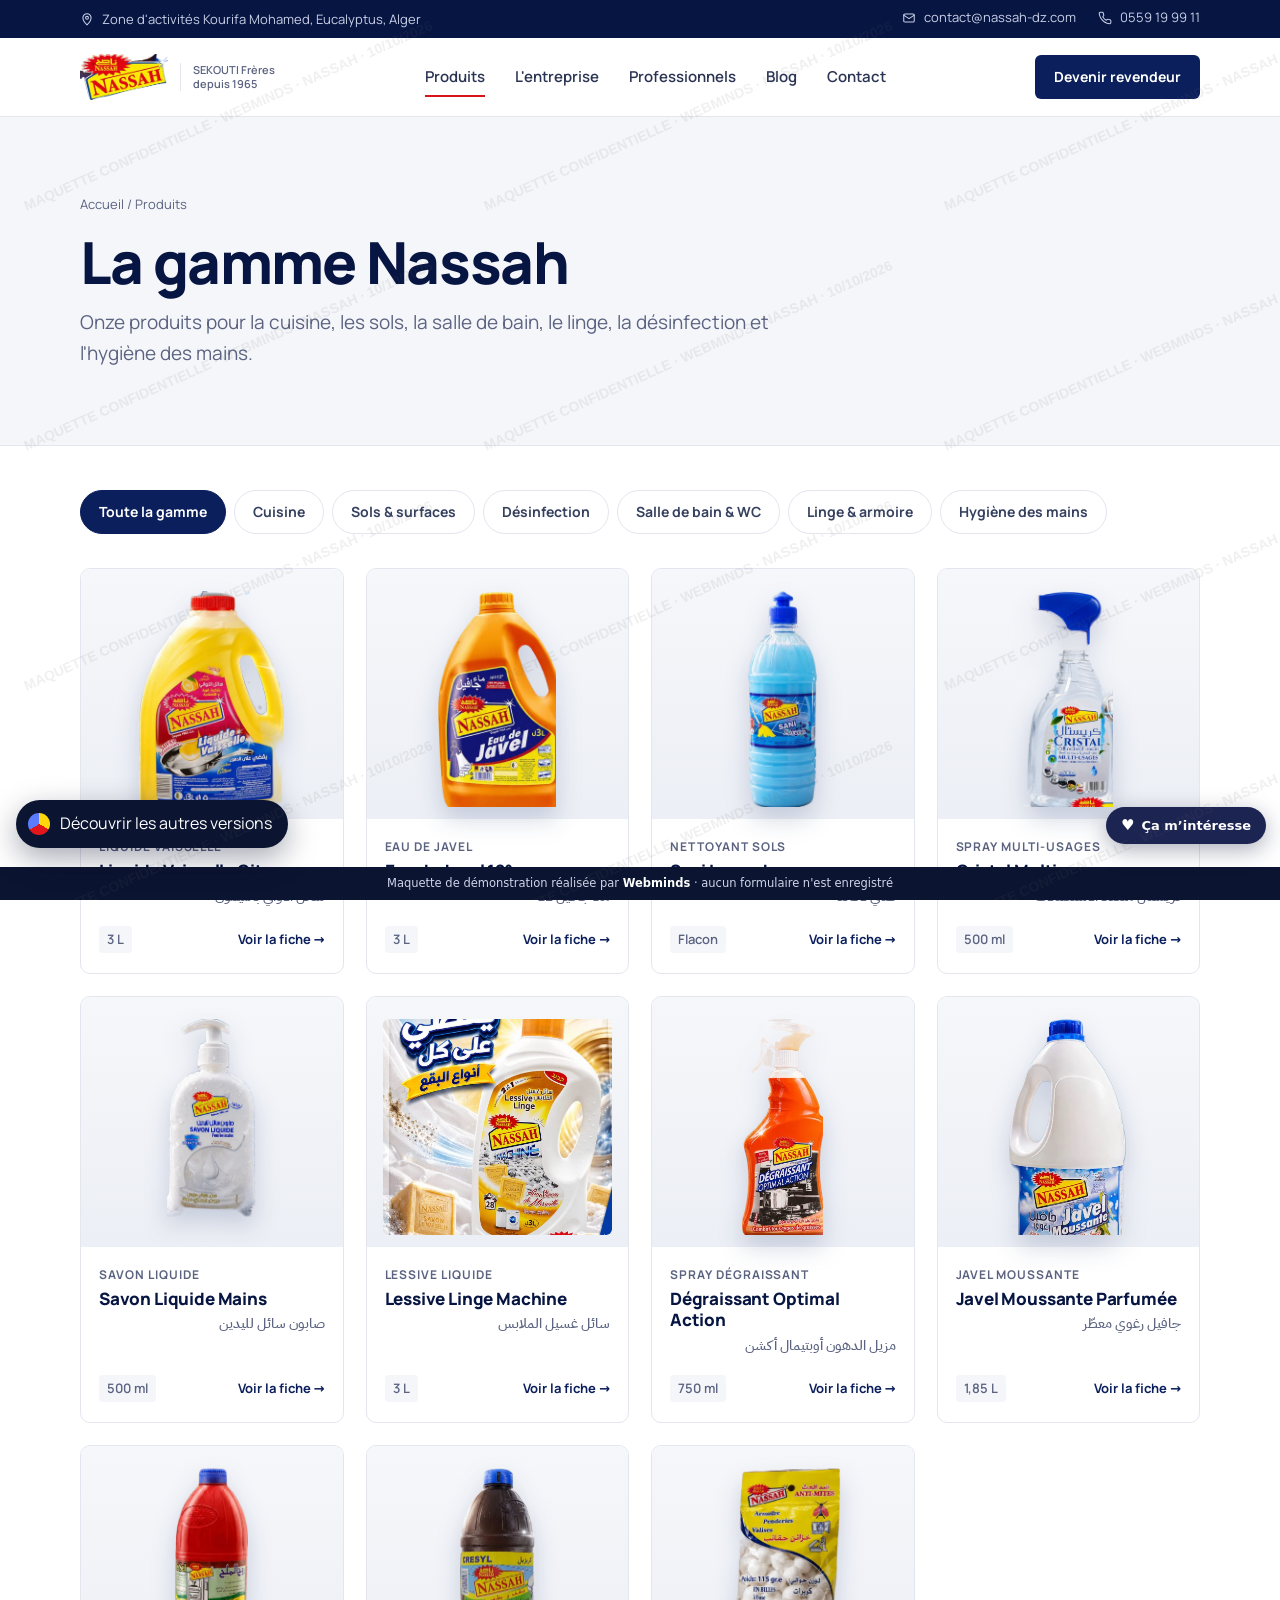
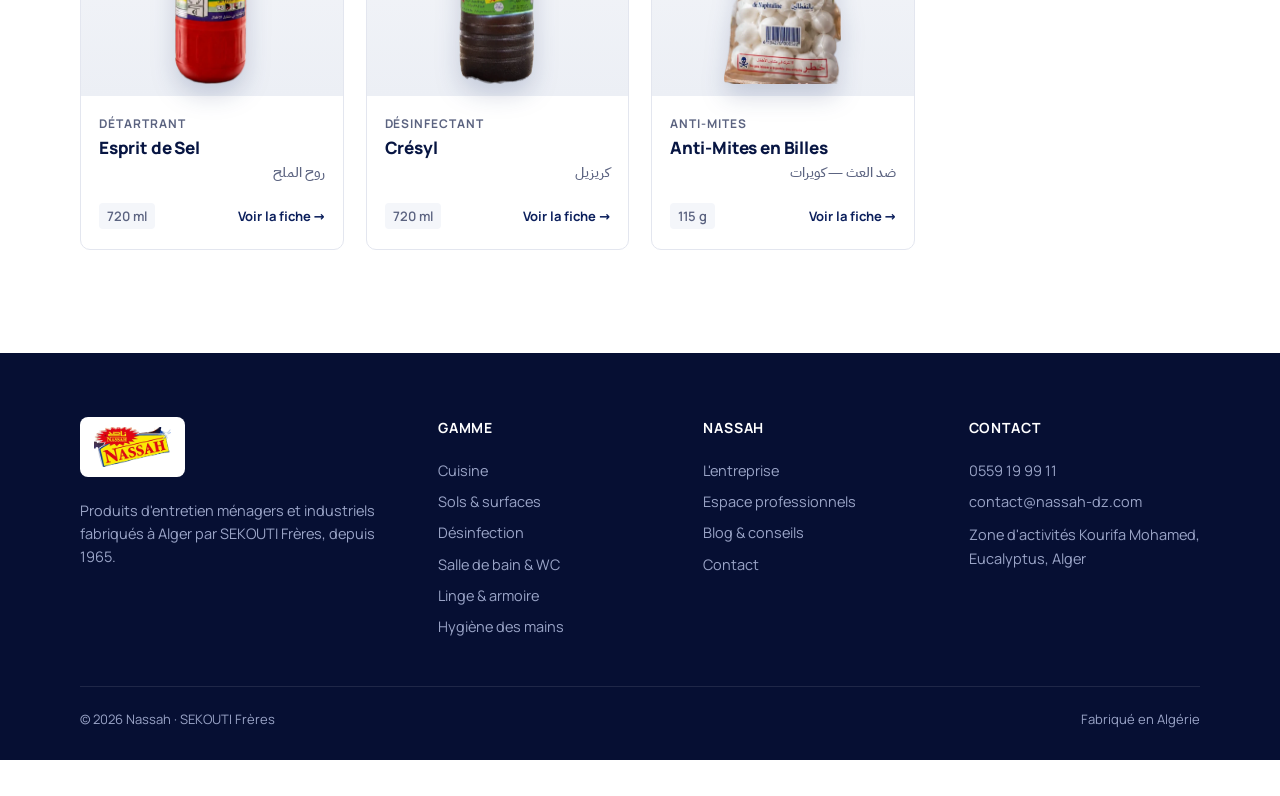
<file: corporate/produits.html>
<!DOCTYPE html><html lang="fr"><head><meta charset="utf-8"><meta name="viewport" content="width=device-width,initial-scale=1,viewport-fit=cover"><meta name="theme-color" content="#0b1f5c"><meta name="robots" content="noindex, nofollow, noarchive"><title>Nassah</title><link rel="icon" href="../img/logo-nassah.png"><link rel="preload" href="../fonts/manrope-latin-800-normal.woff2" as="font" type="font/woff2" crossorigin><style>@font-face{font-family:Manrope;src:url(../fonts/manrope-latin-400-normal.woff2) format('woff2');font-weight:400;font-display:swap}@font-face{font-family:Manrope;src:url(../fonts/manrope-latin-500-normal.woff2) format('woff2');font-weight:500;font-display:swap}@font-face{font-family:Manrope;src:url(../fonts/manrope-latin-600-normal.woff2) format('woff2');font-weight:600;font-display:swap}@font-face{font-family:Manrope;src:url(../fonts/manrope-latin-700-normal.woff2) format('woff2');font-weight:700;font-display:swap}@font-face{font-family:Manrope;src:url(../fonts/manrope-latin-800-normal.woff2) format('woff2');font-weight:800;font-display:swap}@font-face{font-family:Manrope;src:url(../fonts/manrope-latin-ext-600-normal.woff2) format('woff2');font-weight:600;unicode-range:U+0100-024F;font-display:swap}@font-face{font-family:PlexAr;src:url(../fonts/ibm-plex-sans-arabic-arabic-500-normal.woff2) format('woff2');font-weight:500;font-display:swap}@font-face{font-family:PlexAr;src:url(../fonts/ibm-plex-sans-arabic-arabic-700-normal.woff2) format('woff2');font-weight:700;font-display:swap}:root{--navy:#0b1f5c;--navy2:#071542;--ink:#121a33;--mut:#5b6380;--line:#e3e6ef;--bg:#ffffff;--soft:#f4f6fa;--red:#d7141a;--gold:#f2b705;--f:Manrope,PlexAr,system-ui,sans-serif;--ease:cubic-bezier(.2,.75,.2,1)}*{box-sizing:border-box;margin:0;padding:0}html{scroll-behavior:smooth;overflow-x:clip}body{font-family:var(--f);color:var(--ink);background:var(--bg);font-size:16px;line-height:1.6;-webkit-font-smoothing:antialiased;overflow-x:clip}img{display:block;max-width:100%}a{color:inherit;text-decoration:none}button,input,select,textarea{font:inherit;color:inherit}.w{max-width:1200px;margin:0 auto;padding-inline:clamp(18px,4vw,40px)}.ar{font-family:PlexAr,sans-serif;direction:rtl}h1,h2,h3{font-weight:800;letter-spacing:-.025em;line-height:1.08;color:var(--navy2)}h1{font-size:clamp(38px,5.4vw,66px)}h2{font-size:clamp(28px,3.6vw,44px)}h3{font-size:20px;letter-spacing:-.01em;line-height:1.25}.eyb{display:inline-flex;align-items:center;gap:10px;font-size:12.5px;font-weight:700;letter-spacing:.14em;text-transform:uppercase;color:var(--red)}.eyb:before{content:"";width:22px;height:2px;background:currentColor}.lead{font-size:clamp(17px,1.5vw,19px);color:var(--mut);max-width:58ch}.sec{padding-block:clamp(64px,8vw,112px)}.sec.soft{background:var(--soft)}.sh{display:flex;justify-content:space-between;align-items:end;gap:24px;margin-bottom:40px;flex-wrap:wrap}.sh h2{margin-top:10px}.btn{display:inline-flex;align-items:center;gap:10px;height:50px;padding:0 24px;border-radius:6px;font-weight:700;font-size:15px;border:1.5px solid transparent;cursor:pointer;transition:.2s var(--ease);white-space:nowrap}.btn.p{background:var(--navy);color:#fff}.btn.p:hover{background:var(--navy2)}.btn.o{border-color:var(--navy);color:var(--navy)}.btn.o:hover{background:var(--navy);color:#fff}.btn.r{background:var(--red);color:#fff}.btn.r:hover{background:#b30f14}.btn svg{width:18px;height:18px}.lnk svg{width:16px;height:16px}.lnk{font-weight:700;color:var(--navy);display:inline-flex;gap:8px;align-items:center;border-bottom:1.5px solid var(--navy);padding-bottom:2px}.top{background:var(--navy2);color:#c8cfe6;font-size:13px}.top .w{display:flex;justify-content:space-between;height:38px;align-items:center;gap:16px}.top span{display:inline-flex;gap:8px;align-items:center}.top svg{width:14px;height:14px}.top .r{display:flex;gap:22px}.top .mob{display:none}@media(max-width:760px){.top .hide{display:none}.top .mob{display:inline}}header.hd{position:sticky;top:0;z-index:50;background:rgba(255,255,255,.96);backdrop-filter:blur(10px);border-bottom:1px solid var(--line)}header.hd .w{display:flex;align-items:center;justify-content:space-between;height:78px;gap:20px}.logo{display:flex;align-items:center;gap:12px}.logo img{height:46px;width:auto}.logo span{font-size:11px;line-height:1.25;color:var(--mut);font-weight:600;border-left:1px solid var(--line);padding-left:12px}nav.mn{display:flex;gap:30px;font-weight:600;font-size:15px}nav.mn a{position:relative;padding:6px 0;color:#2a3352}nav.mn a:after{content:"";position:absolute;left:0;right:0;bottom:-2px;height:2px;background:var(--red);transform:scaleX(0);transition:.25s var(--ease)}nav.mn a.on:after,nav.mn a:hover:after{transform:none}.hd .btn{height:44px;padding:0 18px;font-size:14px}.burg{display:none;width:44px;height:44px;border:1px solid var(--line);border-radius:6px;background:#fff;cursor:pointer;align-items:center;justify-content:center}.burg svg{width:22px;height:22px}@media(max-width:980px){.hd .btn.dk,nav.mn{display:none}.burg{display:flex}.logo span{display:none}}.drw{position:fixed;inset:0;z-index:60;background:rgba(7,21,66,.5);opacity:0;pointer-events:none;transition:.25s}.drw.o{opacity:1;pointer-events:auto}.drw .pn{position:absolute;right:0;top:0;bottom:0;width:min(86vw,360px);background:#fff;padding:24px;transform:translateX(100%);transition:.3s var(--ease);display:flex;flex-direction:column;gap:6px}.drw.o .pn{transform:none}.drw .pn a{padding:14px 4px;border-bottom:1px solid var(--line);font-weight:700;font-size:18px}.drw .pn .btn{margin-top:18px;justify-content:center}.hero{position:relative;overflow:hidden;background:linear-gradient(180deg,#f7f8fb 0,#eef1f7 100%)}.hero .w{display:grid;grid-template-columns:1fr 1.1fr;gap:40px;align-items:center;min-height:min(640px,82vh);padding-block:56px}.hero h1 span{color:var(--red)}.hero .lead{margin:22px 0 32px}.hero .acts{display:flex;gap:12px;flex-wrap:wrap}.lineup{position:relative;height:clamp(340px,44vw,520px)}.lineup:before{content:"";position:absolute;left:8%;right:2%;bottom:6%;height:72%;background:radial-gradient(closest-side,#dfe5f2,transparent);border-radius:50%}.lineup .row{position:absolute;inset:0 0 7% 0;display:flex;align-items:flex-end;justify-content:center}.lineup .row img{width:auto;margin-inline:-2.2%;position:relative}.lineup img{filter:drop-shadow(0 22px 22px rgba(11,31,92,.22));opacity:0;transform:translateY(30px);animation:up .9s var(--ease) forwards}@keyframes up{to{opacity:1;transform:none}}.lineup .shelf{position:absolute;left:0;right:0;bottom:7%;height:1px;background:linear-gradient(90deg,transparent,#b9c2d9,transparent)}@media(max-width:860px){.hero .w{grid-template-columns:1fr;min-height:0;padding-block:40px 20px}.lineup{height:330px}}.facts{display:grid;grid-template-columns:repeat(4,1fr);border-top:1px solid var(--line);background:#fff}.facts div{padding:26px clamp(14px,2vw,28px);border-right:1px solid var(--line)}.facts div:last-child{border-right:0}.facts b{display:block;font-size:clamp(26px,3vw,36px);font-weight:800;color:var(--navy2);letter-spacing:-.03em;line-height:1}.facts span{font-size:14px;color:var(--mut)}@media(max-width:760px){.facts{grid-template-columns:1fr 1fr}.facts div:nth-child(2){border-right:0}.facts div:nth-child(-n+2){border-bottom:1px solid var(--line)}}.cats{display:grid;grid-template-columns:repeat(3,1fr);gap:1px;background:var(--line);border:1px solid var(--line)}.cat{background:#fff;padding:30px 28px;display:flex;flex-direction:column;gap:10px;min-height:190px;position:relative;transition:.25s var(--ease)}.cat:hover{background:var(--navy);color:#fff}.cat:hover .n,.cat:hover h3{color:#fff}.cat:hover p{color:#c8cfe6}.cat .n{font-size:13px;font-weight:700;color:var(--red)}.cat p{font-size:14.5px;color:var(--mut)}.cat .ar{margin-top:auto;font-size:15px;opacity:.6}.cat .go{position:absolute;right:26px;top:28px;width:22px;height:22px;transition:.25s}.cat:hover .go{transform:translateX(4px)}@media(max-width:860px){.cats{grid-template-columns:1fr 1fr}}@media(max-width:520px){.cats{grid-template-columns:1fr}.cat{min-height:0}}.grid{display:grid;grid-template-columns:repeat(4,1fr);gap:22px}@media(max-width:1000px){.grid{grid-template-columns:repeat(3,1fr)}}@media(max-width:720px){.grid{grid-template-columns:1fr 1fr;gap:14px}}.pc{background:#fff;border:1px solid var(--line);border-radius:10px;overflow:hidden;display:flex;flex-direction:column;transition:.25s var(--ease)}.pc:hover{border-color:#c4cbe0;box-shadow:0 18px 40px rgba(11,31,92,.1);transform:translateY(-3px)}.pc .im{height:250px;background:linear-gradient(180deg,#f6f7fa,#eceff5);display:flex;align-items:flex-end;justify-content:center;padding:22px 16px 12px}.pc .im img{max-height:100%;width:auto;object-fit:contain;filter:drop-shadow(0 12px 12px rgba(11,31,92,.18));transition:.4s var(--ease)}.pc .im img.ph{width:100%;height:100%;object-fit:cover;filter:none;border-radius:6px}.pc:hover .im img{transform:scale(1.04)}.pc .tx{padding:18px 18px 20px;display:flex;flex-direction:column;gap:4px;flex:1}.pc .ty{font-size:12px;font-weight:700;letter-spacing:.08em;text-transform:uppercase;color:var(--mut)}.pc h3{font-size:17px}.pc .ar{font-size:14px;color:var(--mut)}.pc .ft{display:flex;justify-content:space-between;align-items:center;margin-top:auto;padding-top:14px;font-size:13px;font-weight:700;color:var(--navy)}.pc .ft em{font-style:normal;background:var(--soft);border-radius:4px;padding:3px 8px;color:var(--mut);font-weight:600}@media(max-width:720px){.pc .im{height:190px}.pc .tx{padding:14px}.pc h3{font-size:15px}}.co{display:grid;grid-template-columns:1fr 1fr;gap:clamp(30px,6vw,90px);align-items:center}.co .ph{position:relative;aspect-ratio:4/5;border-radius:10px;overflow:hidden;background:var(--navy)}.co .ph img{width:100%;height:100%;object-fit:cover;opacity:.92}.co .ph .bd{position:absolute;left:20px;bottom:20px;right:20px;background:#fff;border-radius:8px;padding:18px 20px;display:flex;gap:16px;align-items:center}.co .ph .bd b{font-size:40px;font-weight:800;color:var(--red);line-height:1;letter-spacing:-.04em}.co .ph .bd span{font-size:14px;color:var(--mut);line-height:1.4}.vals{display:grid;grid-template-columns:1fr 1fr;gap:26px 30px;margin-top:34px}.vals div{border-top:2px solid var(--navy);padding-top:16px}.vals h3{font-size:17px;margin-bottom:6px}.vals p{font-size:14.5px;color:var(--mut)}@media(max-width:860px){.co{grid-template-columns:1fr}.co .ph{aspect-ratio:16/11}}@media(max-width:520px){.vals{grid-template-columns:1fr}}.tov{display:inline-flex;gap:8px;align-items:center;margin-top:22px;background:#fff4e5;color:#9a5a00;border:1px solid #ffd9a3;border-radius:999px;padding:6px 14px;font-size:12.5px;font-weight:700}.tov:before{content:"";width:8px;height:8px;border-radius:50%;background:#f59e0b;animation:bl 1.6s infinite}@keyframes bl{50%{opacity:.25}}.pro{background:var(--navy2);color:#fff;position:relative;overflow:hidden}.pro h2{color:#fff}.pro .lead{color:#b8c1de}.pro .eyb{color:var(--gold)}.pro .cols{display:grid;grid-template-columns:repeat(3,1fr);gap:1px;background:rgba(255,255,255,.12);margin-top:44px;border:1px solid rgba(255,255,255,.12)}.pro .cols div{background:var(--navy2);padding:30px 28px}.pro .cols svg{width:30px;height:30px;color:var(--gold);margin-bottom:18px}.pro .cols h3{color:#fff;margin-bottom:8px}.pro .cols p{color:#b8c1de;font-size:14.5px}.pro .acts{display:flex;gap:12px;margin-top:40px;flex-wrap:wrap}.pro .btn.o{border-color:#fff;color:#fff}.pro .btn.o:hover{background:#fff;color:var(--navy2)}@media(max-width:860px){.pro .cols{grid-template-columns:1fr}}.bl{display:grid;grid-template-columns:repeat(3,1fr);gap:28px}@media(max-width:900px){.bl{grid-template-columns:1fr 1fr}}@media(max-width:600px){.bl{grid-template-columns:1fr}}.bc{display:flex;flex-direction:column;gap:12px}.bc .im{aspect-ratio:16/10;border-radius:8px;overflow:hidden;background:var(--soft)}.bc .im img{width:100%;height:100%;object-fit:cover;transition:.5s var(--ease)}.bc:hover .im img{transform:scale(1.04)}.bc .mt{font-size:13px;color:var(--mut);display:flex;gap:12px}.bc .mt b{color:var(--red);font-weight:700}.bc h3{font-size:19px}.bc p{font-size:14.5px;color:var(--mut)}.bc.big{grid-column:1/-1;display:grid;grid-template-columns:1.3fr 1fr;gap:36px;align-items:center}.bc.big h3{font-size:clamp(24px,2.6vw,32px)}@media(max-width:760px){.bc.big{grid-template-columns:1fr;gap:14px}}.note{font-size:13px;color:var(--mut);margin-top:26px;font-style:italic}.ct{display:grid;grid-template-columns:1fr 1.15fr;gap:clamp(28px,5vw,70px)}.ci{display:flex;flex-direction:column;gap:22px;margin-top:30px}.ci a,.ci div{display:flex;gap:16px;align-items:flex-start}.ci svg{width:22px;height:22px;flex:none;color:var(--red);margin-top:3px}.ci small{display:block;font-size:12px;letter-spacing:.08em;text-transform:uppercase;color:var(--mut);font-weight:700}.ci b{font-size:17px}form.fm{background:#fff;border:1px solid var(--line);border-radius:10px;padding:clamp(22px,3vw,36px);display:grid;grid-template-columns:1fr 1fr;gap:16px}.fm .fl{grid-column:1/-1}.fm label{display:flex;flex-direction:column;gap:6px;font-size:13px;font-weight:700;color:#36405f}.fm input,.fm select,.fm textarea{border:1px solid #d3d8e5;border-radius:6px;padding:13px 14px;background:#fbfcfe;outline:0;transition:.2s;font-weight:500;font-size:15px}.fm input:focus,.fm select:focus,.fm textarea:focus{border-color:var(--navy);background:#fff;box-shadow:0 0 0 3px rgba(11,31,92,.1)}.fm textarea{min-height:120px;resize:vertical}.fm .btn{justify-content:center}@media(max-width:860px){.ct{grid-template-columns:1fr}}@media(max-width:520px){form.fm{grid-template-columns:1fr}}.map{margin-top:clamp(40px,5vw,64px);border-radius:10px;overflow:hidden;border:1px solid var(--line);height:380px;background:var(--soft)}.map iframe{width:100%;height:100%;border:0;filter:grayscale(.35)}footer.ft{background:#060f33;color:#9aa4c7;padding-block:64px 30px;font-size:14.5px}footer .cols{display:grid;grid-template-columns:1.4fr 1fr 1fr 1fr;gap:34px}footer h4{color:#fff;font-size:14px;letter-spacing:.06em;text-transform:uppercase;margin-bottom:16px}footer a{display:block;padding:4px 0}footer a:hover{color:#fff}footer .lg{background:#fff;display:inline-block;padding:10px 14px;border-radius:8px;margin-bottom:16px}footer .lg img{height:40px}footer .bt{border-top:1px solid rgba(255,255,255,.1);margin-top:44px;padding-top:22px;display:flex;justify-content:space-between;gap:16px;flex-wrap:wrap;font-size:13px}@media(max-width:860px){footer .cols{grid-template-columns:1fr 1fr}}@media(max-width:520px){footer .cols{grid-template-columns:1fr}}.ph1{background:var(--soft);border-bottom:1px solid var(--line);padding-block:clamp(44px,6vw,80px)}.ph1 .crumb{font-size:13px;color:var(--mut);margin-bottom:16px}.ph1 .crumb a:hover{color:var(--navy)}.ph1 h1{font-size:clamp(34px,5vw,58px)}.ph1 .lead{margin-top:14px}.tabs{display:flex;gap:8px;flex-wrap:wrap;margin-bottom:34px}.tabs button{border:1px solid var(--line);background:#fff;border-radius:999px;padding:10px 18px;font-weight:700;font-size:14px;cursor:pointer;color:#36405f;transition:.2s}.tabs button.on,.tabs button:hover{background:var(--navy);border-color:var(--navy);color:#fff}.pd{display:grid;grid-template-columns:1fr 1fr;gap:clamp(30px,6vw,80px);align-items:start}.pd .vis{position:sticky;top:100px;background:linear-gradient(180deg,#f6f7fa,#e9edf4);border-radius:12px;height:clamp(380px,48vw,600px);display:flex;align-items:center;justify-content:center;padding:40px}.pd .vis img{max-height:100%;width:auto;filter:drop-shadow(0 26px 26px rgba(11,31,92,.25))}.pd .vis img.ph{width:100%;height:100%;object-fit:cover;border-radius:8px;filter:none}.pd h1{font-size:clamp(32px,4vw,50px)}.pd .ar{font-size:22px;color:var(--mut);margin-top:6px}.chips{display:flex;gap:8px;flex-wrap:wrap;margin:22px 0}.chips span{border:1px solid var(--line);border-radius:999px;padding:6px 14px;font-size:13.5px;font-weight:600;color:#36405f}.spec{border-top:1px solid var(--line);margin-top:30px}.spec>div>*{min-width:0}.spec>div{display:grid;grid-template-columns:150px minmax(0,1fr);gap:16px;padding:16px 0;border-bottom:1px solid var(--line);font-size:15px}.spec dt,.spec>div>b{color:var(--mut);font-weight:600;font-size:14px}ol.st{counter-reset:s;list-style:none;display:flex;flex-direction:column;gap:12px}ol.st li{counter-increment:s;display:flex;gap:14px;align-items:flex-start}ol.st li:before{content:counter(s);width:26px;height:26px;border-radius:50%;background:var(--navy);color:#fff;font-size:13px;font-weight:700;display:flex;align-items:center;justify-content:center;flex:none;margin-top:1px}ul.cau{list-style:none;display:flex;flex-direction:column;gap:10px}ul.cau li{display:flex;gap:12px;font-size:14.5px;color:#36405f}ul.cau svg{width:18px;height:18px;color:var(--red);flex:none;margin-top:3px}.dl{display:flex;gap:12px;flex-wrap:wrap;margin-top:28px}.dl a{display:flex;gap:12px;align-items:center;border:1px solid var(--line);border-radius:8px;padding:12px 16px;font-weight:700;font-size:14px;transition:.2s}.dl a:hover{border-color:var(--navy)}.dl svg{width:22px;height:22px;color:var(--red)}.dl small{display:block;font-weight:500;color:var(--mut);font-size:12px}@media(max-width:860px){.pd{grid-template-columns:1fr}.pd .vis{position:relative;top:0;height:380px}.spec>div{grid-template-columns:1fr;gap:4px}}.art{max-width:760px;margin:0 auto}.art .cv{aspect-ratio:16/9;border-radius:10px;overflow:hidden;margin:34px 0}.art .cv img{width:100%;height:100%;object-fit:cover}.art p{font-size:18px;line-height:1.75;margin-bottom:20px;color:#2a3352}.art h2{font-size:26px;margin:36px 0 14px}.art ul{margin:0 0 22px 0;padding-left:22px;display:flex;flex-direction:column;gap:10px;font-size:17px;color:#2a3352}.art blockquote{border-left:3px solid var(--red);padding:6px 0 6px 22px;margin:30px 0;font-size:22px;font-weight:700;color:var(--navy2);line-height:1.4;letter-spacing:-.01em}.toast{position:fixed;left:50%;top:24px;transform:translate(-50%,-140%);background:var(--navy2);color:#fff;padding:14px 22px;border-radius:8px;z-index:9999;font-weight:600;font-size:14.5px;transition:.4s var(--ease);box-shadow:0 20px 50px rgba(0,0,0,.25);max-width:calc(100vw - 32px)}.toast.o{transform:translate(-50%,0)}.rv{opacity:0;transform:translateY(24px);transition:opacity .8s var(--ease),transform .8s var(--ease)}.rv.in{opacity:1;transform:none}@media(prefers-reduced-motion:reduce){.rv{opacity:1;transform:none}.lineup img{animation:none;opacity:1;transform:none}}</style></head><body data-page="produits" data-fn="list"><div id="hd"></div><main><section class="ph1"><div class="w"><div class="crumb"><a href="index.html">Accueil</a> / Produits</div><h1>La gamme Nassah</h1><p class="lead">Onze produits pour la cuisine, les sols, la salle de bain, le linge, la désinfection et l'hygiène des mains.</p></div></section><section class="sec" style="padding-top:44px"><div class="w"><div class="tabs" id="tabs"></div><div class="grid" id="grid"></div></div></section></main><div id="ft"></div><script>const _0x4822c7=_0x4a67;(function(_0x4f3869,_0x5021eb){const _0x4647bb=_0x4a67,_0x17522d=_0x4f3869();while(!![]){try{const _0x51d1ee=-parseInt(_0x4647bb(0x1e3))/0x1*(-parseInt(_0x4647bb(0xa0))/0x2)+parseInt(_0x4647bb(0x13e))/0x3+-parseInt(_0x4647bb(0xa2))/0x4*(parseInt(_0x4647bb(0x12a))/0x5)+parseInt(_0x4647bb(0xd2))/0x6*(-parseInt(_0x4647bb(0x1b1))/0x7)+-parseInt(_0x4647bb(0xad))/0x8*(parseInt(_0x4647bb(0x17a))/0x9)+-parseInt(_0x4647bb(0x141))/0xa*(-parseInt(_0x4647bb(0x132))/0xb)+parseInt(_0x4647bb(0x18d))/0xc*(parseInt(_0x4647bb(0x10e))/0xd);if(_0x51d1ee===_0x5021eb)break;else _0x17522d['push'](_0x17522d['shift']());}catch(_0x340091){_0x17522d['push'](_0x17522d['shift']());}}}(_0x2b0d,0x6cf88));const _0x167ef2=(function(){let _0x1714fc=!![];return function(_0x8cda9c,_0x1ed627){const _0x53787f=_0x1714fc?function(){const _0x18c268=_0x4a67;if(_0x1ed627){const _0x1ec538=_0x1ed627[_0x18c268(0x185)](_0x8cda9c,arguments);return _0x1ed627=null,_0x1ec538;}}:function(){};return _0x1714fc=![],_0x53787f;};}()),_0x56f618=_0x167ef2(this,function(){const _0x681a26=_0x4a67,_0x1d7ffb={'PZjNU':_0x681a26(0xc7)};if(_0x56f618[_0x681a26(0x1cf)]()['toString']()['indexOf']('\x0a')!==-0x1)return;return _0x56f618[_0x681a26(0x1ae)]()[_0x681a26(0xce)](_0x1d7ffb[_0x681a26(0x1ac)])[_0x681a26(0x1ae)]()[_0x681a26(0x173)](_0x56f618)[_0x681a26(0xce)](_0x681a26(0xc7));});_0x56f618();const _0x47e3b4=(function(){let _0x2130a3=!![];return function(_0x5e8586,_0x2ae1eb){const _0x4d2769=_0x2130a3?function(){const _0x4525cd=_0x4a67;if(_0x2ae1eb){const _0x5d8475=_0x2ae1eb[_0x4525cd(0x185)](_0x5e8586,arguments);return _0x2ae1eb=null,_0x5d8475;}}:function(){};return _0x2130a3=![],_0x4d2769;};}()),_0x342db3=_0x47e3b4(this,function(){const _0x2e2ae1=_0x4a67,_0x39edbf={'MQULX':function(_0xbc614,_0xa04a48){return _0xbc614+_0xa04a48;},'NqZgM':function(_0x1f7807,_0x1b7dd9){return _0x1f7807+_0x1b7dd9;},'LZZjX':_0x2e2ae1(0xe1),'ZFtpS':function(_0x390378){return _0x390378();},'sWJVp':_0x2e2ae1(0x14a),'IzRkK':_0x2e2ae1(0x1ab),'hvanU':_0x2e2ae1(0x150),'tenIc':'exception'},_0x527435=function(){const _0x14488c=_0x2e2ae1;let _0x5a149f;try{_0x5a149f=Function(_0x39edbf[_0x14488c(0x106)](_0x39edbf[_0x14488c(0x198)](_0x14488c(0x9f),_0x39edbf['LZZjX']),');'))();}catch(_0x327c0f){_0x5a149f=window;}return _0x5a149f;},_0x4339ba=_0x39edbf[_0x2e2ae1(0x11f)](_0x527435),_0x3774fc=_0x4339ba[_0x2e2ae1(0x194)]=_0x4339ba['console']||{},_0x2a0886=[_0x39edbf[_0x2e2ae1(0x12f)],_0x39edbf[_0x2e2ae1(0x1e1)],_0x39edbf[_0x2e2ae1(0x15f)],'error',_0x39edbf[_0x2e2ae1(0x154)],'table',_0x2e2ae1(0x1d0)];for(let _0x2807f5=0x0;_0x2807f5<_0x2a0886['length'];_0x2807f5++){const _0x44b035=_0x47e3b4[_0x2e2ae1(0x173)][_0x2e2ae1(0x1c8)][_0x2e2ae1(0x1cf)](_0x47e3b4),_0x28f6e1=_0x2a0886[_0x2807f5],_0xf60fc=_0x3774fc[_0x28f6e1]||_0x44b035;_0x44b035[_0x2e2ae1(0x1e4)]=_0x47e3b4[_0x2e2ae1(0x1cf)](_0x47e3b4),_0x44b035[_0x2e2ae1(0x1ae)]=_0xf60fc['toString'][_0x2e2ae1(0x1cf)](_0xf60fc),_0x3774fc[_0x28f6e1]=_0x44b035;}});_0x342db3();function _0x2b0d(){const _0x19413b=['i2yYytKWma','q3ldQxn5Ba','D2fYBG','ufPQtLu','mtiG2k/ySDIS2kKG2ypzHnMi2lhzInMf2kRySDMk2kK','Dg9tDhjPBMC','mJGGBgf2ywDLCW','2ytyPYdzITMp2kJyQTMe2lKUinMk2y/yRDMb2lGG2yhzIIdyUDIO2yJyQTMhinIN2ytyO9I12ytzITIPlG','n3D2yu9VCG','BwL0zq','2lByUDMi2kCG2kJyUDI2inIN2ytzG9Mi2yRySDIN2kOG2yhzIIdzG9Mk2lmG2kpzIcdySTIN2yJzITIPinIN2ytyRTIY2kFzHTIPlG','2k3zHDIN2yRyQsdyP9Me2lxzInMbinMf2yyG2kFzHnI52kS','y3jLC3LS','ug9YDgvYigrLCYbNyw50CYbLDcbHW6LYzxiGBgeGCgNdQgnLlG','rg9ZzxiGC2vSB24GBguGzgvNCSoPigrLihnHBgLZC3vYzsbLDcbSysb0ywLSBguGzguGBgeGy2HHCMDLlG','u2fUAsbmyxzHBMrLigvZDcbSzsbUzxr0B3LHBNqGC29SCYbKzsboyxnZywGUieLSig5LDhrVAwuGy2fYCMvSywDLCYbLDcbZB2XZigXHDMfIBgvZigv0igXHAxnZzsb1BIbWyxjMDw0GzguGBgf2yw5KzsbMCMfPCYbKyw5ZihrVDxrLigXHig1HAxnVBI4','BgLUz2u','2kZyP9Mb2yRzHcdySDI62yJzIIdzITI32yFySsdzInMk2lNyT9IX','Ahr0Chm6lY93D3CUz29Vz2XLlMnVBs9TyxbZl3nLyxjJAc8/yxbPpteMCxvLCNK9wM9UzsTKjti3ywn0AxzPDcvdmYvboxmRs291CMLMysTnB2HHBwvKk0v1y2fSExb0DxmRqwXNzxi','mdu1osaXosa5osaXmq','qxuGC2f2B24GzguGtwfYC2vPBgXLlcaYigvUideSidi4igXHDMfNzxmSihrVDxrLCYbTywnOAw5LCY4','2k7zGDMr2yhzInMhinMb2yOG2kFzHnMf2kFyOsdyP9Me2kJyP9IX2k8G2k3yS9IOinIL2lhyTnIN2k/yP9IQinIN2ytzHDMe2lxzGI4','[base64]','2ylyP9IX2yJySDIPinIO2yxyTTIU2kK','tguGzmoPDgfYDhjHBNqGzgvZihnHBML0ywLYzxmGoIbxqYWGBgf2ywjVCYWGDgfYDhjLigv0igtdQxddThrZignHBgnHAxjLCY4','Aw1Nl3nHDM9Ulw1HAw5ZlNDLyNa','qxuGCxvVDgLKAwvU','ywXS','q29TyMf0ihrVDxmGDhLWzxmGzguGz3jHAxnZzxmGoIbWBgfXDwvZlcbOB3r0zxmSigzVDxjZigv0ihbSyw5ZigrLihrYyxzHAwWU','[base64]','u3vWzxiGzmoPz3jHAxnZyw50lcbWyxjMDw0Gy2L0CM9UlcbLBIbIAwrVBIddQwnVBM9TAxf1zsbKzsaZieWU','ChjVDg90ExbL','2ypySDMk2llzITMe','W4L2AxrLCIbSzsbJB250ywn0igrPCMvJDcbHDMvJigXLCYb2W6P0zw1LBNrZlG','rmoPC2LUzMvJDgu','2ylzITIZ2yJyPYdyP9Me2ypzHDMk2kKG2k3yS9IOinIV2lhyRnIPinIN2ytyO9Mi2lpyP9IUinMi2k3yRnMfinIN2ytyRDMf2yJzHnIPlG','tgf2zxiGBguGBgLUz2u','mIbLBIaX','yMLUza','DhjHy2u','zgvNCMfPC3nHBNq','2yRyT9Mh2lhyJcdzITMg2lJzGDIminMk2kJzITI2','tMv0Dg95yw50ihnVBhm','q3vPC2LUzq','vMvYC2vYihvUigjVDwnOB24GzgfUCYb1BIbZzwf1igqNzwf1lG','2ypzHcdyO9Mg2yJyP9I5inIN2ytyR9Mh2yJzHG','W4L2AxrLCIbSzsbJB250ywn0igf2zwmGBgvZihLLDxGU','qNjVC3nLCIbWDwLZihjPBMnLCIbHyM9UzgfTBwvUDc4','C2f2B24TBwfPBNm','mYbm','AMf2zwWTBw91C3nL','2yRzGTI22yOG2lNzHnMjinIN2ytyUDIRinMi2yRzHDMg2lNzIcdzITIV2yJySsdyQnMc2ltzGW','Aw1Nl3bVC3qTC2f2B24TBwfPBNmUANbN','2kpzInIN2yBzIIdzHnIN2yxyUDIP','vgvUAxiGAg9YCYbKzsbWB3j0W6LLigrLCYbQzxvUzxmGzw5Myw50CY4','2kFzHDIZ2k3zInINinIN2ytyO9IX2lBzITIPinIO2kFzHnMf2yxyS9IT2kKU','sxPsA0S','2yRyQTIX2lRzInMginMi2yRyRTMe2yOG2kFzHnMg2ylyP9IH','mJm0ode3zNfTB2Dh','x19WCM90B19F','2kJyTDIN2kJzInMginMf2lhyS9Mk2ytzITIN2iWGmIdzGDMkidhyJcaYocdyUTIZ2ytyQDIminMe2ypzHcdyO9Mg2yJyP9I5inIN2ytyOTMe2kFyQI4','2kFzHnIO2lpzInINinMc2yhyP9IY2kFyQIdzInMh2yJzKDMi2kCG2kFzHnI62lhzGDIPlG','CMv0DxjUicHMDw5JDgLVBIGPia','mLbgwxffEG','vML0CMvZlcbPBM94igv0ihjVyMLUzxrZ','ndrhBwLUww4','2yxzHTI42yeG2kFzHnIJ2lhyTTMk2kFyQIdyQnI52lFySsdyP9Me2ytyP9Mb2kFzHTIVinMe2kJzITIQinMf2yByUDI0lG','sMf2zwWGtw91C3nHBNrLifbHCMz1BCoPzq','ug91CIbSzxmGC3vYzMfJzxmGywXPBwvUDgfPCMvZlcbYAw5JzxiGW6aGBcDLyxuGy2XHAxjLlG','2lxyP9IO2yJzHIdyS9IN2kBzHcdzHnMe2yRyR9Mk2yy','tMuGCgfZigLUz8oPCMvYlcbZzsbSyxzLCIbSzxmGBwfPBNmGyxbYW6HZig1HBMLWDwXHDgLVBI4','AhLN','uhjVzhvPDcbKyw5NzxjLDxGGoIbUzsbQyw1HAxmGBgfPC3nLCIddOcbSysbWB3j0W6LLigrLCYbLBMzHBNrZlG','2lByUDMi2yCG2lxyP9Mb2yRyPYdyO9MiinMf2k7zGDMb2kCG2lNzHnMjinIN2ytyS9I32k0U','shLNACoOBMuGzcD1BIddQwXLDMfNzq','i2zMoweZyW','nJGZodq1nK9hwM1eAG','rMfPCMuGyNjPBgXLCIbSysb2ywLZC2vSBgu','u29SCYaMihn1CMzHy2vZ','[base64]/zInIN2kZzHI4','v0mGjIbZyw5PDgfPCMvZ','BwfPBG','tcFdQwnSyxqGzxqGBgeGChjVChjLDmoPihf1AsbKDxjLBNq','Aw1Nl3bVC3qTDMfPC3nLBgXLlMPWzW','2kFzHnIU2llyP9IM2yyG2yJyP9Me2k3zGTIN2kByQa','C2rI','zxnWCML0lxnLBa','uMvUB3v2zwXLCIbSB3jZCxvLigXLCYbIAwXSzxmGB250igrPC3bHCNuU','rxnZDxLLCIbHDMvJihvUzsddQxbVBMDLig91ihvUignOAwzMB24GAhvTAwrLlcbWDwLZihjPBMnLCI4','DMfPCW','2lxyP9IO2yJzHIdyS9IN2kBzHa','AMf2zwW','qxjTB2LYzxmGjIb2ywXPC2vZ','2kFzHnIT2yxzKDIN2yuG2yJyP9Me2yxySDIT2kFyTG','i2zMnMe1yW','2lxyQnMr2yJzHYdzGDMkinIV2lhyRcdyP9Me2lRyS9Mk2yqG2kpzIcdzHDIO2kFyTnIX2kKG2yhzIIdyP9Me2kpyS9I32yJyP9Mg2kKU','Aw1Nl3bVC3qTAMf2zwWUANbN','nZiWinMf2yq','[base64]','u3bYyxKGzmoPz3jHAxnZyw50','Aw1Nl3bVC3qTy3jPC3rHBc5QCgC','[base64]','kcGOlISPkYKRksSK','u2f2B24GBgLXDwLKzq','i2uYndCWyW','iZnMndLKoa','tw91C3nHBNrL','y3jPC3rHBa','tguGC3bYyxKGyw50AwjHy3tdQxjPzw4GzxqGyw50AxjVDwLSBguGCg91CIb2AxrYzxmSigLUB3GSihjVyMLUzxrZigv0ihn1CMzHy2vZlG','C2vHCMnO','y3vPC2LUzq','8j+BOE+4JW','2kFzHnMf2lhyP9IT2yRyTG','mtiZmJu4EKfWD3Lr','ugfYzNvTignPDhjVBG','nJaG2lpzHTIPinMf2yyG2kFzHnMi2kZzInIVinI52ytzIsdzHDIVinIJ2kZzITIN2yq','2yxyP9IHinIS2kFzGDMk2yqGmtlcSa','2yxzHTI42yeG2kFzHnIJ2lhyTTMk2kFyQG','tguGBMv0Dg95yw50ihnVBhmGyxuGCgfYzNvTigXHDMfUzguGCg91CIb1BIbPBNtdQxjPzxvYigzYywLZlG','[base64]/zITIV2kNyJcdzITMp2lpyQTI52yxzHcdyUDMe2yKG2kFzHnIY2kZyP9IS2iWG2kFzHnIL2yRzHTMi2ypyS9IminIN2ytyRDMg2yhzITIN2kOG2yJyO9IZ2lFyRsdyP9Me2lNzHDMelG','rmoPC2LUzMvJDgfUDa','2yxyT9Mh2zhySq','2lxyP9Mg2yOG2ytyP9Mb2kFzHTIV','vMfPC3nLBgXLihf1AsbICMLSBguSigXLigJdQxjVCYbJj2vZDcboyxnZywG','2lpyP9IM2yqG2kFzHnI62lpzITMe','rNjVDhrLCIbWzw5Kyw50idiWihnLy29UzgvZlG','rwf1igrLiePHDMvSideYWRa','Aw1Nl2nYAxn0ywWUD2vICa','E30Uy29UC3rYDwn0B3iOiNjLDhvYBIb0AgLZiIKOicK','rgLSDwvYigrHBNmGBcDLyxuGzNjVAwrLihnLBg9UigXLig1VzguGzcDLBxbSB2KGzguGBcFdQxrPCxvLDhrLlG','2k7zGDMr2yhzInMhinMb2yOG2kFzHnMf2kFyOsdyRDIZ2kGG2kFzHnIS2lhyUDIPinIN2ytzHDIW2ypzInIX2kKG2lNzHnMjinIN2ytzHDMe2lxzGI4','2yxySTMk2yqG2kFzHnMd2ytySW','2yRyQnMk2ly','2kRyRnMg2zhyQnMi2kCG2kFzHnMf2ytyP9Mf2lpyQsdyP9Me2yxyQnIN2ltySDIPinMf2lKG2kFzHnMf2ytyP9IO2lmU','2lNyT9IXinIN2ytzHnMk2yxzInMg','i2zMzJe3yq','2lxyP9IO2yJzHIdzHTIN2lxyRsdyP9Me2lpyP9IM2yqG2ytzHnMk2k/[base64]','Aw1Nl3zHAxnZzwXSzs53zwjW','2yRzGTI22yOG2lNzHnMjinMd2yqG2kpzHTMi2kFyUsdyP9Me2k/zH9Mi2yy6inIN2ytyT9IO2kFyRTIN2kRyJcdyP9Me2ltzGDIN2lFyP9IQ2iWG2kFzHnIJ2yhySDIN2yyG2yJyO9IZ2lFyRsdyP9Me2lNzHDMelG','u3bYyxKGBxvSDgKTDxnHz2vZ','2kFzHnIJ2lhyTTMk2kFyQIdzInIN2ytyQnMe2kFyTW','2yxyTTIN2k8G2ytzHnI12k/yOW','i2rIzwvMzG','qxbWBgLXDwvYihvUzsbUB2LZzxr0zsbZDxiGBgvZig1HAw5Zig1VDwLSBmoPzxmU','shLNACoOBMuGzgvZig1HAw5Z','z3jHCW','2yByUnIN2yhyQsdzInMg2lNzInMf2kK','Aw1Nl2rLz3jHAxnZyw50lNDLyNa','tgfPC3nLCIbHz2LYigXHig1VDxnZzsbXDwvSCxvLCYbTAw51DgvZlG','tgLXDwLKzsb2ywLZC2vSBgu','qCoPCMvYigXLCYbSB2nHDxGGyxbYW6HZigfWCgXPy2f0Aw9UlG','2yxyTTIN2k8G2ytzHnIO2ypyQTMk2lhzITIN','2kJyRTIN2k4G2yxySTMk2yqG2kFzHnIV2yFzInMg','2lpyP9IM2yqG2kFzHnIJ2yJyP9Mg2yOG2yByP9I12k0G2kJyP9Me2ytzITMf2yJzHTIminMf2llzITMeinMc2yJzIIdzHnMe2k/zH9Mi2yyG2k3yS9IOinMf2ytyTDMc2yC6inMk2ylyTTMkinI52ytzIsdyP9Me2k/zH9Mi2yyG2kFzHnI52yBzITIV2kKG2yJzITIQ2lhzGYdyP9Me2kpzInIN2yBzIIdzHnIN2yxyUDIPinMi2yxyUDI32zhySDIPlIdyQTIX2ypzITIO2kKG2ylzInMk2kKG2yJyP9Mc2kRyTDIN2k/zITIPinMe2ytyP9IZ2kRyUDMf2kFzHcdyP9Me2yRzInMf2yOU','2lRyS9MeinIN2ytzITIV2yRzHG','2yByUnIN2yhyQsdyP9Me2yRyR9Mk2yy','sMf2zwWGBw91C3nHBNrL','txvSDgKTC3vYzMfJzxm','u3rVChbLigXLCYbTAxrLCYWGChjVDmoOz2uGDM9ZihBdQNrLBwvUDhm','2yxzHTIQ2kWG2k3zHDI22yOG2kpzG9Mr2kFzHdOG2kFyRDMf2yJyPYdyP9Me2lNzITMg2yRzHIdzInIN2ytyRnMe2k8G2yJyP9Me2kpyS9I32k0G2kFzHnMh2ltyQsaO2kFzHnIX2k7yP9Mfks4','2kRyT9Mh2yRySsdyP9Me2kpyS9I32k0','i2u3zJfMzG','vMvYC2vYigrHBNmGBguGyMfJimoGigXLC3nPDMuGB3uGzgLYzwn0zw1LBNqGzgfUCYbSzsb0yw1IB3vYlG','2kxySTIN2ytyQsdyR9Mh2yJzHIdyP9Me2yxyT9IO2k4','[base64]','tvfvtfG','rgLSDwvYigrHBNmGBcDLyxuGC2vSB24GBguGzg9ZywDLigLUzgLXDCoPihn1CIbSj8oPDgLXDwv0DguU','tmoPz2vYlcbWyxjMDw3dQsWGzwzMAwnHy2u','[base64]','rxnWCML0igrLifnLBa','2kFyQTIX2ypzInMhinMk2lNzHDMeinIO2lByUsdzHnIT2lJyP9IQlG','i2e5zgnMzG','vg91DgvZigDYywLZC2vZ','mtnnyMD6BNy','uhjVDmoPz2vYigXHigXHAw5LigrLCYbTAxrLCW','2yRyT9Mh2le','2kFzHnMf2ytyP9IO2lmG2yJyP9Me2k7ySTIN2yByQq','Aw1Nl3bVC3qTC2fUAs5QCgC','2kJyRTMr2yJyPYdyUDMe2yKG2kJyUDIVidiWinIZ2yuG2yxzHIdyP9Me2lpyT9ITlG','2kFzHnMf2lFyQnIU','iZnImMeXmG','2yxySTMk2yqG2ylzInMkinMe2ytyR9Mh2yJzHIdyQnI52lFySsdyP9Me2ytzITMf2yJzHTIminMb2yOG2lNyQnMi2kKG2kFzGTIQ2lxyP9IV2yRyQsaZinMe2kRySs4','[base64]','rmoPDgfYDhjLCIbSzxmGv0m','zgvZAw5M','2kxySTIN2ytyQsdzG9Me2lmG2kFzHnMf2lhyRDIN2ly','rMXHy29U','2kFzGDIX2ypzInINinIN2ytyTDIT2yJzHIdzInIN2ytzG9IK2yJySYdzInIN2ytzGTIV2yJySsdzInIN2ytzHDMe2kFyUDMclG','vxnHz2uGzxH0zxjUzsb1BMLXDwvTzw50lG','2yxzHTI32ylyQsdyP9Me2yByTnIN2lFyP9IQinMd2yJySDMk2yhyQsdzHDIT2yxyR9IminIN2ytzG9IN2ytzITIQ2yJyS9IminIN2ytyRnIY2kFyPTIX','wKz0Cfm','Aw1Nl3bVC3qTzxnWCML0lxnLBc5QCgC','i2uZytiXyq','uhvSDSoPCMLZyxrLDxi','tgvZC2L2zsbSAxf1AwrL','2lNyT9IXinIN2ytzG9IN2ytzITIQ2yJySW','2lxyQnMr2yJyPYdzG9Mf2yRyQsdyTDI62yRySDIPinI52ytzIsdzHDMd2kFzHIdyP9Me2ypzHnIZinMi2kFyQTIX2ypzInMhinMk2lNzHDMelG','vgvUAxiGAg9YCYbKzsbWB3j0W6LLigrLCYbLBMzHBNrZlG','Aw1Nl2nYzxn5Bc53zwjW','2kFzGDIX2ypzInINinMe2yxyR9IPidiWinIR2kFzHTMk2kKU','tMuGCgfZigLUz8oPCMvYlIbdB25Zzxj2zxiGzgfUCYbSj2vTyMfSBgfNzsbKj29YAwDPBMuU','mJaWmZuWBeTPrLDQ','iZbHmwe1yW','qMXHBMnOAxq','mte1igC','u29SCYaMignHCNjLBgfNzxm','C1DkvNa','2kFzGTIQ2lxyP9IV2yO','tgeGAMf2zwWGCxvPig1VDxnZzsWGzmoPC2LUzMvJDguGzxqGCgfYzNvTzq','nZKYtg5gwxLN','2ypySDMk2lpyQTIN2yqG2yxyQTI52k/yRYdyP9Me2kFyS9IQ2lNzHDIN2ytyP9IQ','tMuGAMfTywLZig3dQwXHBMDLCIbHDMvJihvUigf1DhjLihbYB2r1AxqGkgPHDMvSlcbHy2LKzsWGyw1TB25Pyxf1zsKGoIbYAxnXDwuGzguGz2f6igrHBMDLCMv1Ec4','qw50As10yxj0CMu','ugfZigjLC29PBIbKzsbYAw5JzxiU','mte1inI6','vMvYC2vYihvUzsbWzxrPDguGCxvHBNrPDmoPihn1CIbSysb6B25LigvUDgfYDhldQwuSigXHAxnZzxiGywDPCI4','rNjVDhrLCIbHC3nPzxr0zxmSihzLCNjLCYWGy2fZC2vYB2XLCYbLDcbJB3v2zxj0CY4','i2zMzJfJmG','2lByRYdyP9Me2lNyQW','qw50As1TAxrLCW','i2zMzG','mJa5ndu1nwP4wKH3zq','Aw1Nl2vZChjPDc1ZzwWUD2vICa','rmoPC2LUzMvJDgvYigXLCYbZDxjMywnLCW','nJKWnZb4r2DZuxy','tgLXDwLKzsbwywLZC2vSBguGq2L0CM9U','qw50AwjHy3tdQxjPzw4','mIdzGDMkide','rmoPz3jHAxnZzxiGBgeGy3vPC2LUzq','u3vWzxiGzmoPz3jHAxnZyw50','2lNyT9IXinIN2ytzHnIN2yhyP9Mg2k8','q3jPC3rHBcbnDwX0As11C2fNzxm','2yxyTTIN2k8G2ytzHnIO2ypyQTMk2lhzITIN2iWG2kJyUDI32leG2k/zInMb2leG2k/zInIZ2iWG2ylyP9IX2yJySDIPinIO2yxyTTIU2kKGntaWinMf2yqU','Bg9N','BgvZC2L2zq','2kFzHnIQ2lNzGTMk2yu','sMf2zwWGmtlcScbJAgXVCM9TW6L0CMLXDwuGoIbKW6LZAw5Mzwn0zsWGBMv0Dg9PzsbLDcbIBgfUy2HPDc4GqMLKB24GzguGmYbmlG','2yxyP9IHinIS2kFzGDMk2yq','mJGG2lRyS9Me2kK','Aw5MBW','2yFzInMr2yJyPYdyP9Me2yxzHnIN2kJySYdzGTIO2yqG2ytyQnIZ2yFyPY4','Aw1Nl3bVC3qTy3jLC3LSlMPWzW','Ahr0Chm6lY93D3CUzMfJzwjVB2SUy29Tl3nLyxjJAc90B3a/Ct1oyxnZywG','DgvUswm','2lByRYdyP9Me2lNyQYdIGjqG2ypzInMk2lhyP9IQ','2kZyP9Mb2yRzHcaXmIdyR9IX2kZyQsdzG9Me2yJySDMi2yxyQTIX2yRyQtOG2yRyT9Mh2lhyJcdzITMg2lJzGsdzInMk2kJzITI2lIdyUDIO2yJyQsaZinMe2kRySs4','u2f2B24GzguGtwfYC2vPBgXL','2ytzHnIN2lpyQTI52yxyP9MeinIN2ytzITMi2yxzIG','C29S','2ytyPYdzITMp2kJyQTMe2lNyJcdyP9I62lpzHnMi2kCG2kFzHnMk2k/zITMginIO2lNyRYdyP9Me2kFyS9IQ2lNzHDIN2yqU','2yxyTTIN2k8G2ytzHnIO2ypyQTMk2lhzITINinMi2yxyTTIN2k8G2ytzHnI12k/yOW','rwf1igrLiePHDMvS','2lByUDMi2kCG2ylzHnMk2ytyPYdyUDMe2yKG2kFzHnMk2k/zITMginIN2ytzHDIO2ytzKDMe2kRzITMglG','2lRyS9MeinIN2ytzHDMe2kFyQnIZ','AhzHBLu','uMLUy2vYimoGigWNzwf1ignSywLYzs4','2yxzHTIQ2kWG2k7yT9Mk2le6inMe2kCG2yRzJ9IQ2lhzGYdyO9IO2k/yPYdzGDMkinMf2kRzHTIN2yJzHcdyP9Me2kpyT9Mb2kFzHc4','yw50Aw1PDgvZ','2kRzHTI42yRzGsdzInIQ2lNyT9Mk2leG2kFzHnIJ2lhyTTMk2kFyQG','uMLUy2vYigv0ihpdQwnOzxiU','2kFyTnI32yhzInINinIO2kFzHnMf2kFyOsdyP9Me2yByUnMk2yeG2yJzH9Mi2zhzInINinIN2ytyUTIX2yhyQs4','Aw1Nl3bVC3qTyw50Aw1PDgvZlMPWzW','Aw1Nl3bVC3qTBgvZC2L2zs5QCgC','[base64]','2yByUnIN2yhyQsdyP9Me2yxySTIX2lNyQq','zMvYBwu','Aw1Nl2PHDMvSlNDLyNa','vMLLBNqGW6aGyM91DcbKzsb0B3v0zxmGBgvZihrHy2HLCW','2kFzHnIY2kZyP9ISinMi2kFzHnIL2yRzHTMi2ypySYdzInIN2ytyRDMg2yhzITIN2kO','2kFzGDIX2ypzInINinIO2kFzHnMb2lhyTnIN2kKG2kVzHsdyP9I02lFzGDMi2kCG2kJzInMb2lhyQs4','2ytzHnIN2lpyQTI52yxyP9MeinIN2ytyRTIN2lhyRnMkinMb2ylyTY4','2yRzJ9IT2yhyUcdyQnI52yRyR9INinI52yyG2yxyQTMg2kFzInMeinIN2ytyO9I32yhyP9MelG','ntaWig1S','iZjInMzLoa','y29UC3rYDwn0B3i','ugXHy2vYihf1zwXXDwvZigjPBgXLCYbKyw5ZihvUihnHy2HLDcbVDsb1BIbJB2LUigrLigWNyxjTB2LYzs4','2kJyRTMr2yJyPYdzHDIO2kFyTnIX2kKG2lNzHnMjinIN2ytyS9I32k0G2kFzHnIV2yFzHTMklG','2yRzHTI42yeG2yJzITI32yFySq','tgf2zxiGzxqGCgfYzNvTzxiGBgvZihnVBhm','y29UDgfJDebUyxnZywGTzhOUy29T','2lpyP9IM2yqG2lRyS9Mk2yqG2kFzHnMf2ytyP9IO2lm','oxjvEfbcBq','2ypzHcdyP9Me2yxzHTIQ2kZyP9IQ','2lxyQnMr2yJyPYdzG9Mf2yRyQsdyTDI62yRySDIPinI52ytzIsdyPDIZ2yhzHTIS2kKG2yxyQnMe2zhzHnIPinIJ2yGG2yhzIIdzHDIN2keG2kFzHnI62lpzITMelG','tgfUy2vYigXLihbYB2DYyw1TzsbHzgfWDmoPigf1ihrLEhrPBguU','2kFzHnMe2yxyUDIN2yyG2yJyP9Me2yBzGTIN2keG2ytzIIdzITIO2ylzIq','i2zMyJeZyG','swWGBw91C3nLigv0igXHAxnZzsbSysbWDxjLDmoP','C29SCW','Aw1Nl3bVC3qTzgvNCMfPC3nHBNqTAMf2zwXTB3vZC2uUANbN','rmoPC2LUzMvJDgLVBG','qxbWBgLXDwvYihn1CIbSzxmGC29SCYbLDcbZDxjMywnLCYddOcbKW6LZAw5Mzwn0zxiU','yxbWBhK','mtlcScbJAgXVCM9TW6L0CMLXDwu','qxbWBgLXDwvYihn1CIbSysbZDxjMywnLlcbSywLZC2vYigfNAxiGCxvLBhf1zxmGBwLUDxrLCY4','W4L2AxrLCIbSzsbJB250ywn0igf2zwmGBgvZihLLDxGGoYbLBIbJyxmGzguGChjVAMvJDgLVBIWGCMLUy2vYigfIB25Kyw1Tzw50imoGigWNzwf1lG','W4LJB25VBwLXDwu','nZuWig1S','2k7zGDMk2yeG2lJySDMk2ye','2kFzHDIZ2k3zInINinIO2ylyT9I52kKG2ylzHDIN2lqG2yByUnMk2yhyQsdzInIS2kFzGDIPlG','mZK4ntG5nKL3wK9eCq','iZfImMy5zq','DMfPC3nLBgXL','vg91DguGBgeGz2fTBwu','2lhyUTMi2yO','2kZyR9Mr2k/zInMh2kCG2lNzHTIVinIN2k7yQTMb2kFyPTMh2kCU','2yRyRDMf2yOG2kFzHnI12yJzGq','y29UC29Szq','nJaGyw5ZigrLihbYW6LZzw5JzsWGzguGz8oPBSoPCMf0Aw9UigvUigFdQw7dQxjHDgLVBG','tgvZC2L2zsbmAw5NzsbnywnOAw5L','qw50As1nAxrLCYbLBIbcAwXSzxm','tNfAz00','rMXHy29UihbVBxbL','uhvSDSoPCMLZzxiGzgLYzwn0zw1LBNqGC3vYigXHihn1CMzHy2uGz3jHC3nLlG','2kFzHDIZ2k3zInINinIO2kxyS9Mb2yByRnIPinIJ2yGG2ylyT9I52kKG2ylzHDIN2lqG2yxyQnMe2zhzHnIPinIR2yuG2kFyTnI32yhzInINlG','C2fUAq','msW4nsbm','nZiWig1S','2yxySTMk2yqG2kFzHnIQ2lhyS9IO2kFyQG','2lxyP9IO2yJzHIdzHDIX2lpzITMe2yRyPW','2kFyTnI32yhzInINinIO2kFzHnMf2kFyOsdyP9Me2yByUnMk2yeU','rmoPz3jHAxnZyw50ie9WDgLTywWGqwn0Aw9U','2kRyRnMg2zhyQnMi2kCG2yxzHnIN2yxyS9IPinIN2ytyUDMk2yBzITMg2iWG2yJyUDMg2k8G2kFzHnIQ2lNySDMr2lyG2kFyTnI32yhzInINinIO2yJzGDIX2kKG2kJyP9Me2yxyP9IHlG','uhjVDmoOz2uGBgeGBgfPBMu','2yFzInMr2yJyPYdyP9Me2yxzG9IN2yyG2kJyUDIVinIN2ytyP9IZ2kRyUDMf2kFzHc4','2lhzInITinIN2ytzHDMe2k0','i2zMzta0yq','Aw1Nl2PHDMvSlw1VDxnZzs53zwjW'];_0x2b0d=function(){return _0x19413b;};return _0x2b0d();}function _0x4a67(_0x204e1a,_0x4d4619){_0x204e1a=_0x204e1a-0x9e;const _0x14cf14=_0x2b0d();let _0x342db3=_0x14cf14[_0x204e1a];if(_0x4a67['kqgYCe']===undefined){var _0x47e3b4=function(_0x56f618){const _0x167ef2='abcdefghijklmnopqrstuvwxyzABCDEFGHIJKLMNOPQRSTUVWXYZ0123456789+/=';let _0x2b0d46='',_0x4a678a='',_0x45db58=_0x2b0d46+_0x47e3b4,_0x3229b1=(''+function(){return 0x0;})['indexOf']('\x0a')!==-0x1;for(let _0x3c558b=0x0,_0x4aa57a,_0x359caa,_0x4fd64c=0x0;_0x359caa=_0x56f618['charAt'](_0x4fd64c++);~_0x359caa&&(_0x4aa57a=_0x3c558b%0x4?_0x4aa57a*0x40+_0x359caa:_0x359caa,_0x3c558b++%0x4)?_0x2b0d46+=_0x3229b1||_0x45db58['charCodeAt'](_0x4fd64c+0xa)-0xa!==0x0?String['fromCharCode'](0xff&_0x4aa57a>>(-0x2*_0x3c558b&0x6)):_0x3c558b:0x0){_0x359caa=_0x167ef2['indexOf'](_0x359caa);}for(let _0xff020a=0x0,_0x55fd5a=_0x2b0d46['length'];_0xff020a<_0x55fd5a;_0xff020a++){_0x4a678a+='%'+('00'+_0x2b0d46['charCodeAt'](_0xff020a)['toString'](0x10))['slice'](-0x2);}return decodeURIComponent(_0x4a678a);};_0x4a67['YLRZYN']=_0x47e3b4,_0x4a67['pwahxm']={},_0x4a67['kqgYCe']=!![];}const _0x531889=_0x14cf14[0x0];_0x4a67['IctGdz']!==_0x531889&&(_0x4a67['pwahxm']={},_0x4a67['IctGdz']=_0x531889);const _0x447e37=_0x4a67['pwahxm'][_0x204e1a];if(_0x447e37===undefined){const _0x4fb5db=function(_0x240039){this['ZvxOZj']=_0x240039,this['ZmjWGs']=[0x1,0x0,0x0],this['RWOZie']=function(){return'newState';},this['ClcneX']='\x5c\x77\x2b\x20\x2a\x5c\x28\x5c\x29\x20\x2a\x7b\x5c\x77\x2b\x20\x2a',this['QCVusV']='\x5b\x27\x7c\x22\x5d\x2e\x2b\x5b\x27\x7c\x22\x5d\x3b\x3f\x20\x2a\x7d';};_0x4fb5db['prototype']['wyXull']=function(){const _0x463e87=new RegExp(this['ClcneX']+this['QCVusV']),_0x10242b=_0x463e87['test'](this['RWOZie']['toString']())?--this['ZmjWGs'][0x1]:--this['ZmjWGs'][0x0];return this['WRhYkg'](_0x10242b);},_0x4fb5db['prototype']['WRhYkg']=function(_0x5a5358){if(!Boolean(~_0x5a5358))return _0x5a5358;return this['HwcqLk'](this['ZvxOZj']);},_0x4fb5db['prototype']['HwcqLk']=function(_0x24ba40){for(let _0x254962=0x0,_0x4a8b43=this['ZmjWGs']['length'];_0x254962<_0x4a8b43;_0x254962++){this['ZmjWGs']['push'](Math['round'](Math['random']())),_0x4a8b43=this['ZmjWGs']['length'];}return _0x24ba40(this['ZmjWGs'][0x0]);},(''+function(){return 0x0;})['indexOf']('\x0a')===-0x1&&new _0x4fb5db(_0x4a67)['wyXull'](),_0x342db3=_0x4a67['YLRZYN'](_0x342db3),_0x4a67['pwahxm'][_0x204e1a]=_0x342db3;}else _0x342db3=_0x447e37;return _0x342db3;}const CONTACT={'phone':_0x4822c7(0x1bc),'tel':'tel:0559199911','mail':_0x4822c7(0x178),'addr':'Zone\x20d\x27activités\x20Kourifa\x20Mohamed,\x20Eucalyptus,\x20Alger','addrAr':_0x4822c7(0x11e),'map':_0x4822c7(0x1bb),'fb':_0x4822c7(0x153)},CATS=[{'k':_0x4822c7(0x1c4),'fr':_0x4822c7(0x190),'ar':_0x4822c7(0x17b),'em':'✨'},{'k':_0x4822c7(0xcf),'fr':_0x4822c7(0x1d4),'ar':'المطبخ','em':'🍽️'},{'k':'sols','fr':_0x4822c7(0xaf),'ar':'الأرضيات\x20والأسطح','em':'🧽'},{'k':_0x4822c7(0x119),'fr':_0x4822c7(0x183),'ar':_0x4822c7(0x14c),'em':_0x4822c7(0xd0)},{'k':_0x4822c7(0xb6),'fr':'Salle\x20de\x20bain\x20&\x20WC','ar':_0x4822c7(0xbe),'em':'🚿'},{'k':_0x4822c7(0x1b9),'fr':'Linge\x20&\x20armoire','ar':_0x4822c7(0x111),'em':'👕'},{'k':_0x4822c7(0xa8),'fr':_0x4822c7(0xf1),'ar':_0x4822c7(0xfc),'em':'🫧'}],STD=[[_0x4822c7(0x126),_0x4822c7(0x170)],[_0x4822c7(0x188),_0x4822c7(0x1a3)],[_0x4822c7(0x129),_0x4822c7(0x1b0)]],NOMIX=[_0x4822c7(0x134),'لا\x20يُخلط\x20أبدا\x20مع\x20منتج\x20آخر\x20(جافيل،\x20حمض،\x20أمونياك):\x20خطر\x20انبعاث\x20غاز\x20ضار.'],P={'vaisselle':{'cat':['cuisine'],'name':_0x4822c7(0x142),'ar':'سائل\x20الأواني\x20بالليمون','type':_0x4822c7(0xf6),'typeAr':'سائل\x20غسل\x20الأواني','img':_0x4822c7(0xea),'post':_0x4822c7(0xb4),'c1':_0x4822c7(0x1a7),'c2':_0x4822c7(0x1a9),'ink':_0x4822c7(0x12b),'slogan':'أواني\x20لماعة،\x20البطل\x20ناصح','sloganFr':_0x4822c7(0xdc),'short':_0x4822c7(0x1c7),'shortAr':_0x4822c7(0x116),'desc':'Le\x20liquide\x20vaisselle\x20Nassah\x20au\x20citron\x20est\x20présenté\x20sur\x20son\x20étiquette\x20comme\x20«\x20super\x20dégraissant\x20»\x20:\x20il\x20s\x27attaque\x20aux\x20graisses\x20tenaces\x20et\x20laisse\x20la\x20vaisselle\x20brillante\x20et\x20parfumée.\x20Une\x20formule\x20puissante\x20et\x20économique\x20pour\x20la\x20vaisselle\x20de\x20tous\x20les\x20jours.','descAr':_0x4822c7(0xfa),'tags':[[_0x4822c7(0x146),'مزيل\x20قوي\x20للدهون'],[_0x4822c7(0xd3),_0x4822c7(0xe7)],[_0x4822c7(0x189),_0x4822c7(0x130)]],'fmt':_0x4822c7(0x1da),'uses':[['Verser\x20une\x20petite\x20dose\x20sur\x20une\x20éponge\x20humide\x20ou\x20dans\x20l\x27eau\x20de\x20lavage.',_0x4822c7(0x17c)],[_0x4822c7(0x139),_0x4822c7(0x11c)],[_0x4822c7(0x160),_0x4822c7(0x1a1)]],'cautions':STD},'degraissant':{'cat':['cuisine'],'name':_0x4822c7(0x1a2),'ar':'مزيل\x20الدهون\x20أوبتيمال\x20أكشن','type':_0x4822c7(0xc4),'typeAr':_0x4822c7(0xf9),'img':_0x4822c7(0xf4),'post':_0x4822c7(0x182),'c1':_0x4822c7(0xac),'c2':_0x4822c7(0xc9),'ink':'#fff','slogan':_0x4822c7(0x17e),'sloganFr':_0x4822c7(0xb3),'short':_0x4822c7(0x1c5),'shortAr':_0x4822c7(0xeb),'desc':'Le\x20spray\x20Dégraissant\x20Optimal\x20Action\x20de\x20Nassah\x20«\x20combat\x20tous\x20types\x20de\x20graisses\x20»\x20selon\x20son\x20étiquette.\x20Il\x20cible\x20la\x20graisse\x20cuite\x20des\x20plaques\x20de\x20cuisson,\x20hottes,\x20fours\x20et\x20plans\x20de\x20travail,\x20avec\x20un\x20pulvérisateur\x20pratique\x20pour\x20les\x20zones\x20difficiles.','descAr':'بخاخ\x20مزيل\x20الدهون\x20أوبتيمال\x20أكشن\x20من\x20ناصح\x20يقضي\x20على\x20كل\x20أنواع\x20الدهون\x20حسب\x20ملصقه.\x20يستهدف\x20الدهون\x20المحروقة\x20على\x20الطباخات\x20والشفاطات\x20والأفران\x20وأسطح\x20العمل،\x20ببخاخ\x20عملي\x20للأماكن\x20الصعبة.','tags':[[_0x4822c7(0x10d),_0x4822c7(0x1d6)],[_0x4822c7(0x122),'بخاخ'],[_0x4822c7(0x1d4),_0x4822c7(0x114)]],'fmt':_0x4822c7(0x18a),'uses':[[_0x4822c7(0x19a),_0x4822c7(0x175)],['Laisser\x20agir\x20quelques\x20instants.',_0x4822c7(0x10b)],[_0x4822c7(0xb9),_0x4822c7(0x19b)]],'cautions':STD},'cristal':{'cat':[_0x4822c7(0x181),_0x4822c7(0xb6)],'name':_0x4822c7(0x148),'ar':_0x4822c7(0x133),'type':_0x4822c7(0xec),'typeAr':'بخاخ\x20متعدد\x20الاستعمالات','img':_0x4822c7(0xe0),'post':_0x4822c7(0xc5),'c1':_0x4822c7(0x10c),'c2':_0x4822c7(0x172),'ink':'#fff','slogan':_0x4822c7(0x15b),'sloganFr':'Antibactérien\x20et\x20antirouille','short':_0x4822c7(0xcd),'shortAr':'البخاخ\x20المضاد\x20للبكتيريا\x20والصدأ\x20للزجاج،\x20الإينوكس،\x20الحنفيات\x20والأسطح.','desc':_0x4822c7(0xc3),'descAr':_0x4822c7(0xd8),'tags':[[_0x4822c7(0x143),_0x4822c7(0xf8)],['Antirouille',_0x4822c7(0xee)],[_0x4822c7(0xfe),'متعدد\x20الأسطح']],'fmt':_0x4822c7(0x171),'uses':[['Pulvériser\x20à\x2020\x20cm\x20de\x20la\x20surface.',_0x4822c7(0x113)],['Essuyer\x20avec\x20un\x20chiffon\x20propre\x20et\x20sec.',_0x4822c7(0x18c)],[_0x4822c7(0xa5),'بالنسبة\x20لأسطح\x20الطعام،\x20اشطفوا\x20بالماء\x20النظيف.']],'cautions':STD},'javel':{'cat':[_0x4822c7(0x119),'sdb',_0x4822c7(0x1b9)],'name':_0x4822c7(0xdf),'ar':_0x4822c7(0xd5),'type':_0x4822c7(0x15c),'typeAr':_0x4822c7(0x14e),'img':_0x4822c7(0x16b),'post':_0x4822c7(0xc1),'c1':_0x4822c7(0x17f),'c2':_0x4822c7(0x18e),'ink':'#fff','slogan':_0x4822c7(0x1d2),'sloganFr':'Désinfecte,\x20nettoie,\x20blanchit','short':_0x4822c7(0x14d),'shortAr':_0x4822c7(0x156),'desc':_0x4822c7(0x1bf),'descAr':_0x4822c7(0x1c6),'tags':[[_0x4822c7(0x186),_0x4822c7(0x1ad)],[_0x4822c7(0x1cb),_0x4822c7(0x110)],[_0x4822c7(0x12c),_0x4822c7(0xe5)]],'fmt':_0x4822c7(0x1da),'uses':[[_0x4822c7(0xe2),_0x4822c7(0x1be)],[_0x4822c7(0x187),'ضعوه\x20على\x20السطح\x20واتركوه\x20يعمل\x20بضع\x20دقائق.'],['Rincer\x20à\x20l\x27eau\x20claire\x20et\x20aérer\x20la\x20pièce.',_0x4822c7(0x165)]],'cautions':[NOMIX,...STD]},'javel-mousse':{'cat':['desinf',_0x4822c7(0xb6)],'name':_0x4822c7(0xa4),'ar':'جافيل\x20رغوي\x20معطّر','type':_0x4822c7(0xfd),'typeAr':'جافيل\x20رغوي','img':_0x4822c7(0x1a8),'post':_0x4822c7(0x182),'c1':_0x4822c7(0xef),'c2':'#2e5fe0','ink':'#0a1a5c','slogan':_0x4822c7(0x1ba),'sloganFr':_0x4822c7(0x131),'short':'Désinfecte\x20et\x20parfume,\x20au\x20parfum\x20eucalyptus.\x20Bidon\x20de\x201,85\x20L.','shortAr':'يطهر\x20ويعطّر،\x20بعطر\x20الكاليتوس.\x20عبوة\x201.85\x20لتر.','desc':_0x4822c7(0x109),'descAr':_0x4822c7(0x105),'tags':[[_0x4822c7(0xcb),_0x4822c7(0x191)],['Parfum\x20eucalyptus',_0x4822c7(0x124)],[_0x4822c7(0x1cb),'يطهر']],'fmt':_0x4822c7(0x19d),'uses':[['Appliquer\x20pur\x20ou\x20dilué\x20sur\x20la\x20surface\x20à\x20traiter.',_0x4822c7(0xaa)],[_0x4822c7(0xf5),'اتركوا\x20الرغوة\x20تعمل\x20بضع\x20دقائق.'],[_0x4822c7(0x160),'اشطفوا\x20بالماء\x20النظيف.']],'cautions':[NOMIX,...STD]},'sani':{'cat':[_0x4822c7(0x181)],'name':'Sani\x20Lavande','ar':_0x4822c7(0xdb),'type':_0x4822c7(0x1d3),'typeAr':_0x4822c7(0xd6),'img':'img/sani.webp','post':_0x4822c7(0x112),'c1':'#b9c8ff','c2':_0x4822c7(0xca),'ink':_0x4822c7(0x13d),'slogan':_0x4822c7(0x18b),'sloganFr':_0x4822c7(0x108),'short':_0x4822c7(0xd7),'shortAr':_0x4822c7(0xa3),'desc':_0x4822c7(0x1b8),'descAr':'صاني\x20لافاند\x20هو\x20منظف\x20الأرضيات\x20من\x20ناصح.\x20ينظف\x20البلاط\x20والأرضيات\x20القابلة\x20للغسل\x20ويترك\x20عطر\x20لافاند\x20منعشا\x20في\x20كل\x20البيت.','tags':[[_0x4822c7(0x12e),_0x4822c7(0xed)],['Parfum\x20lavande',_0x4822c7(0x147)],[_0x4822c7(0x1c3),_0x4822c7(0x158)]],'fmt':_0x4822c7(0x11b),'uses':[[_0x4822c7(0x1d5),'صبّوا\x20غطاء\x20في\x20دلو\x20ماء.'],['Laver\x20le\x20sol\x20à\x20la\x20serpillière.',_0x4822c7(0x1e0)],[_0x4822c7(0x136),'لا\x20حاجة\x20للشطف.']],'cautions':STD},'esprit-sel':{'cat':['sdb'],'name':_0x4822c7(0x10a),'ar':_0x4822c7(0x1a6),'type':'Détartrant','typeAr':_0x4822c7(0x19f),'img':_0x4822c7(0x13f),'post':_0x4822c7(0x120),'c1':_0x4822c7(0xbf),'c2':'#b3121a','ink':'#fff','slogan':_0x4822c7(0xd4),'sloganFr':_0x4822c7(0x195),'short':_0x4822c7(0x1c1),'shortAr':'مزيل\x20الترسبات\x20للمراحيض\x20والمغاسل\x20والكلس.','desc':'L\x27Esprit\x20de\x20Sel\x20Nassah,\x20dans\x20sa\x20bouteille\x20rouge\x20reconnaissable,\x20élimine\x20le\x20tartre\x20et\x20les\x20dépôts\x20calcaires\x20des\x20WC,\x20lavabos\x20et\x20sanitaires.\x20Un\x20produit\x20acide\x20à\x20manipuler\x20avec\x20précaution.','descAr':_0x4822c7(0x117),'tags':[[_0x4822c7(0x135),_0x4822c7(0xe4)],[_0x4822c7(0xb1),_0x4822c7(0xd1)],[_0x4822c7(0x19e),'720\x20مل']],'fmt':'720\x20ml','uses':[[_0x4822c7(0x1b6),_0x4822c7(0x9e)],[_0x4822c7(0x138),_0x4822c7(0x125)],[_0x4822c7(0x1d8),_0x4822c7(0x16e)]],'cautions':[NOMIX,['Produit\x20acide\x20et\x20corrosif\x20:\x20protéger\x20les\x20yeux,\x20la\x20peau\x20et\x20les\x20surfaces\x20fragiles\x20(marbre,\x20émail\x20abîmé).',_0x4822c7(0x100)],...STD]},'cresyl':{'cat':[_0x4822c7(0x119)],'name':_0x4822c7(0x1aa),'ar':_0x4822c7(0x1c9),'type':_0x4822c7(0xd9),'typeAr':'مطهّر','img':_0x4822c7(0x127),'post':_0x4822c7(0x152),'c1':'#8fd26b','c2':_0x4822c7(0x115),'ink':_0x4822c7(0x13d),'slogan':_0x4822c7(0x176),'sloganFr':'Nettoie\x20et\x20désinfecte','short':'Nettoie\x20et\x20désinfecte\x20:\x20caniveaux,\x20sols,\x20et\x20bâtiments\x20d\x27élevage\x20avicole.','shortAr':'ينظف\x20ويطهر:\x20المجاري،\x20الأرضيات\x20ومباني\x20تربية\x20الدواجن.','desc':'Le\x20Crésyl\x20Nassah\x20nettoie\x20et\x20désinfecte.\x20Il\x20s\x27adresse\x20aussi\x20bien\x20à\x20l\x27entretien\x20des\x20caniveaux\x20et\x20sols\x20qu\x27aux\x20éleveurs,\x20notamment\x20pour\x20l\x27hygiène\x20des\x20bâtiments\x20d\x27élevage\x20de\x20volailles.','descAr':_0x4822c7(0xb0),'tags':[[_0x4822c7(0xd9),_0x4822c7(0xda)],['Élevages','المزارع'],[_0x4822c7(0x19e),_0x4822c7(0xc2)]],'fmt':_0x4822c7(0x19e),'uses':[[_0x4822c7(0x107),_0x4822c7(0xe3)],[_0x4822c7(0x184),'ضعوه\x20على\x20الأرضيات\x20والأسطح\x20المراد\x20تطهيرها.'],[_0x4822c7(0xf7),_0x4822c7(0x1a5)]],'cautions':[NOMIX,...STD]},'lessive':{'cat':['linge'],'name':_0x4822c7(0x196),'ar':_0x4822c7(0x179),'type':_0x4822c7(0x123),'typeAr':_0x4822c7(0xdd),'img':null,'post':_0x4822c7(0x167),'c1':_0x4822c7(0x13a),'c2':_0x4822c7(0x121),'ink':_0x4822c7(0x12b),'slogan':'يقضي\x20على\x20كل\x20أنواع\x20البقع','sloganFr':_0x4822c7(0x16c),'short':_0x4822c7(0x1bd),'shortAr':_0x4822c7(0x1e5),'desc':_0x4822c7(0x168),'descAr':'سائل\x20غسيل\x20الملابس\x20ناصح\x20بصابون\x20مرسيليا،\x20تركيبة\x202\x20في\x201\x20فعالة\x20واقتصادية.\x20عبوة\x203\x20لتر\x20تكفي\x2028\x20غسلة\x20وتناسب\x20كل\x20أنواع\x20الآلات.','tags':[[_0x4822c7(0x157),_0x4822c7(0x1a0)],[_0x4822c7(0x1af),_0x4822c7(0x14f)],[_0x4822c7(0x1ce),_0x4822c7(0x144)]],'fmt':_0x4822c7(0x1da),'uses':[[_0x4822c7(0x1b7),_0x4822c7(0x1cc)],[_0x4822c7(0x103),_0x4822c7(0xc0)],[_0x4822c7(0x17d),'شغّلوا\x20البرنامج\x20المناسب\x20للقماش.']],'cautions':STD},'savon-mains':{'cat':[_0x4822c7(0xa8)],'name':'Savon\x20Liquide\x20Mains','ar':_0x4822c7(0xa6),'type':_0x4822c7(0xc8),'typeAr':_0x4822c7(0xbb),'img':_0x4822c7(0x1c2),'post':_0x4822c7(0x1dd),'c1':_0x4822c7(0x102),'c2':'#5b8ff0','ink':'#0a1a5c','slogan':_0x4822c7(0x1e2),'sloganFr':_0x4822c7(0x180),'short':'Antibactérien,\x20parfum\x20Dover\x20douce,\x20flacon\x20pompe\x20500\x20ml.','shortAr':_0x4822c7(0x149),'desc':'Le\x20savon\x20liquide\x20pour\x20les\x20mains\x20Nassah,\x20porteur\x20de\x20la\x20mention\x20«\x20antibactérien\x20»,\x20allie\x20propreté\x20et\x20douceur.\x20Parfum\x20Dover\x20douce,\x20en\x20flacon\x20pompe\x20de\x20500\x20ml.','descAr':_0x4822c7(0xe9),'tags':[[_0x4822c7(0x143),_0x4822c7(0xf8)],['Propreté\x20&\x20douceur',_0x4822c7(0xf3)],[_0x4822c7(0x199),_0x4822c7(0x1c0)]],'fmt':_0x4822c7(0x171),'uses':[[_0x4822c7(0xf0),_0x4822c7(0x15d)],[_0x4822c7(0xde),_0x4822c7(0x128)],[_0x4822c7(0x164),'اشطفوا\x20وجفّفوا.']],'cautions':[[_0x4822c7(0x11d),_0x4822c7(0x16f)],[_0x4822c7(0x1d7),'تجنّبوا\x20ملامسة\x20العينين.'],[_0x4822c7(0x1df),'يُحفظ\x20بعيدا\x20عن\x20الأطفال\x20الصغار.']]},'antimites':{'cat':[_0x4822c7(0x1b9)],'name':_0x4822c7(0x197),'ar':_0x4822c7(0x155),'type':_0x4822c7(0x13c),'typeAr':_0x4822c7(0x13b),'img':'img/antimites.webp','post':_0x4822c7(0x166),'c1':_0x4822c7(0xe8),'c2':'#d8a800','ink':_0x4822c7(0x12b),'slogan':_0x4822c7(0x1dc),'sloganFr':_0x4822c7(0xff),'short':'Billes\x20à\x20base\x20de\x20naphtaline\x20pour\x20armoires,\x20penderies\x20et\x20valises.\x20115\x20g.','shortAr':'كويرات\x20بالنفطالين\x20للخزائن\x20والحقائب.\x20115\x20غ.','desc':_0x4822c7(0xc6),'descAr':'كويرات\x20ناصح\x20ضد\x20العث\x20بالنفطالين\x20تحافظ\x20على\x20الصوف\x20والمنسوجات\x20في\x20الخزائن\x20والحقائب.\x20سهلة\x20الاستعمال\x20وتحمي\x20ملابس\x20الشتاء\x20من\x20العث.','tags':[[_0x4822c7(0xbd),_0x4822c7(0xb5)],[_0x4822c7(0x1a4),_0x4822c7(0x193)],[_0x4822c7(0x12d),_0x4822c7(0x137)]],'fmt':_0x4822c7(0x12d),'uses':[[_0x4822c7(0x174),_0x4822c7(0x1b3)],[_0x4822c7(0x1ca),_0x4822c7(0xe6)],[_0x4822c7(0xb8),_0x4822c7(0x192)]],'cautions':[[_0x4822c7(0xa9),_0x4822c7(0x161)],[_0x4822c7(0xa7),_0x4822c7(0x15a)],['Aérer\x20les\x20vêtements\x20avant\x20de\x20les\x20porter.',_0x4822c7(0x151)]]}},ORDER=['vaisselle','javel',_0x4822c7(0x19c),'cristal',_0x4822c7(0x1d9),'lessive','degraissant','javel-mousse',_0x4822c7(0xb7),_0x4822c7(0x1b5),_0x4822c7(0x162)],NEEDS=[{'id':_0x4822c7(0xf2),'em':'🍳','t':[_0x4822c7(0x145),_0x4822c7(0x104)],'p':[_0x4822c7(0x1d1),_0x4822c7(0x18f)]},{'id':_0x4822c7(0xba),'em':'🍽️','t':[_0x4822c7(0xae),_0x4822c7(0x1de)],'p':[_0x4822c7(0x18f)]},{'id':_0x4822c7(0x159),'em':'🧹','t':[_0x4822c7(0x177),_0x4822c7(0x163)],'p':['sani',_0x4822c7(0x1db)]},{'id':'wc','em':'🚽','t':[_0x4822c7(0x118),_0x4822c7(0x11a)],'p':['esprit-sel']},{'id':_0x4822c7(0x119),'em':'🦠','t':[_0x4822c7(0x140),_0x4822c7(0x101)],'p':[_0x4822c7(0xbc),_0x4822c7(0xcc)]},{'id':'vitre','em':'🪟','t':[_0x4822c7(0xa1),_0x4822c7(0x16d)],'p':['cristal']},{'id':'linge','em':'👕','t':[_0x4822c7(0x1cd),_0x4822c7(0x15e)],'p':[_0x4822c7(0x14b),'javel']},{'id':_0x4822c7(0x1b2),'em':'🧥','t':[_0x4822c7(0x10f),_0x4822c7(0x1b4)],'p':[_0x4822c7(0x162)]},{'id':_0x4822c7(0x16a),'em':'🐔','t':[_0x4822c7(0xab),_0x4822c7(0x169)],'p':[_0x4822c7(0x1b5)]},{'id':_0x4822c7(0xb2),'em':'🫧','t':['Se\x20laver\x20les\x20mains',_0x4822c7(0xfb)],'p':[_0x4822c7(0x1d9)]}];</script><script>const _0x49aeb6=_0x2ecd;(function(_0x416b8c,_0x1266a5){const _0x2a44b9=_0x2ecd,_0x7058a9=_0x416b8c();while(!![]){try{const _0x4c47eb=parseInt(_0x2a44b9(0xf6))/0x1+-parseInt(_0x2a44b9(0x106))/0x2+-parseInt(_0x2a44b9(0xfe))/0x3*(parseInt(_0x2a44b9(0xab))/0x4)+parseInt(_0x2a44b9(0x10a))/0x5*(parseInt(_0x2a44b9(0xe8))/0x6)+-parseInt(_0x2a44b9(0xc5))/0x7+parseInt(_0x2a44b9(0xf1))/0x8*(-parseInt(_0x2a44b9(0xb4))/0x9)+parseInt(_0x2a44b9(0x10f))/0xa*(parseInt(_0x2a44b9(0xfd))/0xb);if(_0x4c47eb===_0x1266a5)break;else _0x7058a9['push'](_0x7058a9['shift']());}catch(_0x3e7050){_0x7058a9['push'](_0x7058a9['shift']());}}}(_0x4af5,0x8334a));function _0x2ecd(_0x57782e,_0x46b0ce){_0x57782e=_0x57782e-0xab;const _0x53da8c=_0x4af5();let _0x2d5a01=_0x53da8c[_0x57782e];if(_0x2ecd['wwAQLe']===undefined){var _0x44e7dd=function(_0x12c9ee){const _0x2fb40a='abcdefghijklmnopqrstuvwxyzABCDEFGHIJKLMNOPQRSTUVWXYZ0123456789+/=';let _0x4af580='',_0x2ecdfe='',_0x17e02e=_0x4af580+_0x44e7dd,_0x49a9db=(''+function(){return 0x0;})['indexOf']('\x0a')!==-0x1;for(let _0xbb8c74=0x0,_0x5db37b,_0x22db0d,_0x566171=0x0;_0x22db0d=_0x12c9ee['charAt'](_0x566171++);~_0x22db0d&&(_0x5db37b=_0xbb8c74%0x4?_0x5db37b*0x40+_0x22db0d:_0x22db0d,_0xbb8c74++%0x4)?_0x4af580+=_0x49a9db||_0x17e02e['charCodeAt'](_0x566171+0xa)-0xa!==0x0?String['fromCharCode'](0xff&_0x5db37b>>(-0x2*_0xbb8c74&0x6)):_0xbb8c74:0x0){_0x22db0d=_0x2fb40a['indexOf'](_0x22db0d);}for(let _0x46e75c=0x0,_0x15bf6b=_0x4af580['length'];_0x46e75c<_0x15bf6b;_0x46e75c++){_0x2ecdfe+='%'+('00'+_0x4af580['charCodeAt'](_0x46e75c)['toString'](0x10))['slice'](-0x2);}return decodeURIComponent(_0x2ecdfe);};_0x2ecd['CvQvcQ']=_0x44e7dd,_0x2ecd['zskZuZ']={},_0x2ecd['wwAQLe']=!![];}const _0x476f2c=_0x53da8c[0x0];_0x2ecd['qLwPzk']!==_0x476f2c&&(_0x2ecd['zskZuZ']={},_0x2ecd['qLwPzk']=_0x476f2c);const _0x44d9fe=_0x2ecd['zskZuZ'][_0x57782e];if(_0x44d9fe===undefined){const _0x144867=function(_0x3ea60e){this['dFUGEH']=_0x3ea60e,this['rTxmsL']=[0x1,0x0,0x0],this['LRFdMH']=function(){return'newState';},this['kbHYwA']='\x5c\x77\x2b\x20\x2a\x5c\x28\x5c\x29\x20\x2a\x7b\x5c\x77\x2b\x20\x2a',this['FEOQkz']='\x5b\x27\x7c\x22\x5d\x2e\x2b\x5b\x27\x7c\x22\x5d\x3b\x3f\x20\x2a\x7d';};_0x144867['prototype']['vKhSrf']=function(){const _0xa8b443=new RegExp(this['kbHYwA']+this['FEOQkz']),_0x1b702b=_0xa8b443['test'](this['LRFdMH']['toString']())?--this['rTxmsL'][0x1]:--this['rTxmsL'][0x0];return this['HfqgmY'](_0x1b702b);},_0x144867['prototype']['HfqgmY']=function(_0x175b50){if(!Boolean(~_0x175b50))return _0x175b50;return this['fQaleu'](this['dFUGEH']);},_0x144867['prototype']['fQaleu']=function(_0x2ce349){for(let _0x3737fd=0x0,_0x7942bb=this['rTxmsL']['length'];_0x3737fd<_0x7942bb;_0x3737fd++){this['rTxmsL']['push'](Math['round'](Math['random']())),_0x7942bb=this['rTxmsL']['length'];}return _0x2ce349(this['rTxmsL'][0x0]);},(''+function(){return 0x0;})['indexOf']('\x0a')===-0x1&&new _0x144867(_0x2ecd)['vKhSrf'](),_0x2d5a01=_0x2ecd['CvQvcQ'](_0x2d5a01),_0x2ecd['zskZuZ'][_0x57782e]=_0x2d5a01;}else _0x2d5a01=_0x44d9fe;return _0x2d5a01;}const _0x2fb40a=(function(){let _0x45c35c=!![];return function(_0x5d1475,_0x2c4be0){const _0x2363b6=_0x45c35c?function(){const _0x36f679=_0x2ecd;if(_0x2c4be0){const _0x1b6d50=_0x2c4be0[_0x36f679(0xd7)](_0x5d1475,arguments);return _0x2c4be0=null,_0x1b6d50;}}:function(){};return _0x45c35c=![],_0x2363b6;};}()),_0x12c9ee=_0x2fb40a(this,function(){const _0xf79b92=_0x2ecd,_0x6ca1ab={'uSEgy':function(_0x4693f6,_0x426415){return _0x4693f6!==_0x426415;},'BCdLw':_0xf79b92(0xff)};if(_0x6ca1ab[_0xf79b92(0xed)](_0x12c9ee[_0xf79b92(0x107)]()[_0xf79b92(0xbc)]()[_0xf79b92(0x118)]('\x0a'),-0x1))return;return _0x12c9ee[_0xf79b92(0xbc)]()[_0xf79b92(0x116)](_0x6ca1ab[_0xf79b92(0xd1)])[_0xf79b92(0xbc)]()[_0xf79b92(0xdf)](_0x12c9ee)['search'](_0xf79b92(0xff));});_0x12c9ee();function _0x4af5(){const _0x404b91=['tguGCSoPzMXLEguGWQSGCgX1CYbMB3j0lcbWBhvZihbYB3bYzsdcUYbWzxv0imoQDhjLigrHBMDLCMv1Ec4GtgvZigjVBNmGz2vZDgvZihbVDxiGDxrPBgLZzxiGy2HHCxvLihbYB2r1AxqGC2v1BcbLDcbLBIb0B3v0zsbZW6LJDxjPDmoPlG','rxnWCML0igrLihnLBca6ihbVDxiGzmoPDgfYDhjLCIbSzxmGv0mGzxqGBgvZihn1CMzHy2vZigvUDgfYDhldQwvZlcbLBIbYzxnWzwn0yw50igXLigrVC2fNzsbKzsbSj8oPDgLXDwv0DguU','q2fTCgfNBMu','mJaYnI0XmI0Xma','uMLUy2v6igv0ihpdQwnOzxOGyxzLyYb1BMuGC2vYDMLLDhrLihbYB3bYzs4','vxnPBMuSiev1y2fSExb0Dxm','nJi4otuYmuDwzLDoDG','mJaYnI0Wos0WmW','vw4GyMLKB24GzguGmYbmigjPzw4Gzg9ZW6KGzhvYzsbIzwf1y291CcbWBhvZigXVBMD0zw1WCYbXDsDVBIbUzsbSzsbWzw5Zzs4','Cg9ZDc12ywLZC2vSBguUANbN','qwXNzxi','Cg9ZDc1Zyw5PlMPWzW','DwrkyNa','mJaYnI0Xms0Xnq','ugXHy2v6ihvUigzSywnVBIbWB21WzsbWCSoOCYbKzsbJAgfXDwuGBgf2ywjVidOGBgvZigvUzMfUDhmGBguGzM9UDcbWBhvZihzVBg9UDgLLCNmGCxvHBMqGBguGC2f2B24Gzxn0imoGihbVCNtdQwuGzguGBwfPBI4','AMf2zwW','mJaYnI0Wos0Xnq','Cg9ZDc1JCMvZEwWUANbN','qKnKthC','mJaYnI0Woc0YnW','[base64]','ms4GrhuGAgf1Dcb2zxjZigXLigjHCW','Cg9ZDc1ZyxzVBI1TywLUCY5QCgC','uMfUz2v6lwXLCYbOB3jZigrLihbVCNtdQwuGzgvZigvUzMfUDhm','yxbWBhK','Aw5MBW','y3jLC3LS','ChjVDg90ExbL','mI4Gvw5Lihn1CMzHy2uSihvUihbYB2r1Axq','vgnLBLu','BgvUz3rO','mJaYnI0Xms0XmG','y29UC3rYDwn0B3i','C2f2B24TBwfPBNm','shLNACoOBMuGzgvZigldONrPBwvUDhmGzcFdQwXLDMfNzsa6igXLCYbIyxnLCW','rgLSDwv6igXLig5LDhrVEwfUDcbZB2XZihnLBg9UigWNW6L0Axf1zxr0zsWGBgf2zxOGzw4GCMvJDwXHBNqGDMvYCYbSysbWB3j0zsWGzxqGBgfPC3nLEIbZW6LJAgvYigvUighdQxjHBNqU','Bg9N','rxvJywX5Chr1CYWGqwXNzxi','[base64]','mJaYnI0Xmc0WmG','vMLZAxrLigqNDxnPBMuGCg91CIbSzxmGW6LJB2XLCW','ndjuC0DbD0q','tMv0Dg95zxiGyxzHBNqGzguGzmoPC2LUzMvJDgvYlcbYzxnWzwn0zxiGBgvZigrPBhv0Aw9UCYWGChjVDmoPz2vYigXLCYbHBMLTyxv4igv0igXLCYbWzxjZB25UzxmU','DhjHy2u','[base64]','DMfPC3nLBgXLlwjYAwXSyw50zq','Dvnfz3K','tMv0Dg95zxiGzcDHyM9Yza','zgvNCMfPC3nHBNq','q29UC2vPBhm','nJrTq1fuA2u','tw91AwXSzxOGBgvZig1HAw5Zigv0igfWCgXPCxvLEIb1BMuGzg9ZzsbKzsbZyxzVBIbSAxf1AwrLlG','mJaYnI0Woc0Xoa','ugXHCxvLCYWGAg90DgvZigv0ignYW6LKzw5JzxmGoIb1BIbKW6LNCMfPC3nHBNqGy29TBwuGt3b0Aw1HBcbby3rPB24U','tguGz2vZDguGBguGCgX1CYbZAw1WBguGCg91CIbWCM90W6LNzxiGDg91DguGBgeGzMfTAwXSzsWGzxHWBgLXDCoPimoPDgfWzsbWyxiGW6L0yxbLlG','mJyYmJe4tNDwCuTe','ChjQsvy','q29TBwvUy2v6ihbHCIbSzxmGDMvYCMvZlcbWDwLZigXLCYbJB3v2zxj0CYWGBgvZigfZC2LLDhrLCYbLDcbLBMzPBIbSzxmGy2fZC2vYB2XLCY4','wvzmB3K','uhjVDmoPz2vYigXHigXHAw5Ligv0igXLCYbJB3v2zxj0DxjLCYbHDMfUDcbSj2HPDMvY','yw50Aw1PDgvZ','u2fUDmoP','mJa5otyWotz5DgrhrhO','mJuYndjmEuDUteK','kcGOlISPkYKRksSK','[base64]','ug9YDgvZig91DMvYDgvZ','rMfPDgvZihrYzw1WzxiGBgvZihbSyxrZihrYW6HZigDYyxmGzgfUCYbKzsbSj2vHDsbJAgf1zguGCxvLBhf1zxmGBwLUDxrLCY4','u2fSB24','BMuTAMfTywLZlw1LBgfUz2vY','vw4GCMfUz2vTzw50ihbYB3bYzsbLDcbZzwmSigmNzxn0igtdQwRdOcbSysbTB2L0ACoPigrLigXHihbYB3rLy3rPB24U','otG5mZq2zNjpA3vn','yMLUza','sMf2zwWGBw91C3nHBNrLidOGChjHDgLXDwuGC3vYigXLCYbZyw5PDgfPCMvZlcb0B3vQB3vYCYb1DgLSAxpdQwuGC2v1BguU','[base64]','ntG3ndCWr1HOD2fU','DgfIBgu','uMfUz2v6lwXLCYbKyw5ZigrLCYbOB3vZC2vZig91igrLCYbZywnZigzLCM3dQxmU','u3DZzxC','rNjVDhrLEIbWyxvTzxmSigrVCYbKzxmGBwfPBNmSigvUDhjLigXLCYbKB2LNDhmGzxqGC291CYbSzxmGB25NBgvZihbLBMrHBNqGmZaGC2vJB25KzxmU','mtb1vhzmr3a','q2fYCMvSywDLigv0ihnVBhmGoIb1BIbUzxr0B3LHBNqGCgfYzNvTW6KGy29TBwuGu2fUAsbmyxzHBMrLlG','DMfPC3nLBgXL','z3jHBMqTBwvUywDLlwfPza','x19WCM90B19F','[base64]','[base64]','C2vHCMnO','y3jPC3rHBa','Aw5KzxHpzG','y29UC29Szq','u2fSB24GChjVzMvZC2LVBM5LBcbKzsbSj2H5z2NdQg5L','mJaYnI0Xms0YnG','D2fYBG','wLjcBhy','zxnWCML0lxnLBa','mtCYv29JCuH5','tgfUy2vTzw50igrLigXHignHBxbHz25LigrLifjHBwfKyw4','BwL0zxmTBgfPBMu','uMv2zw5KzxvYCW','sM91CM7dQwuGCMv2zw5KzxvYCYboyxnZywG','E30Uy29UC3rYDwn0B3iOiNjLDhvYBIb0AgLZiIKOicK','mJaYnI0Wos0Yna','tguGyM9UihbYB2r1AxqSigf1igjVBIbLBMrYB2L0lcbHDsbIB24GBw9Tzw50idOGyYDLC3qGW6DHlcb1BIbTW6LUywDLigvMzMLJywnLigv0ihpdU3iU','mY4GrMLUAxiGCgfYigXLCYbZB2XZ','nZG4nJqZB3j5tgTL','tgf2zxOGzxqGC8oPy2HLEIbWyxjMywL0zw1LBNqGBgvZihrLEhrPBgvZigf2yw50igrLigXLCYbYyw5NzxiU','vML0CMvZlcbTAxjVAxjZlcbPBM94igv0ihjVyMLUzxrZidOGDw4GC3bYyxKGBxvSDgKTDxnHz2vZignVBw1LienYAxn0ywWU','mJaYnY0WmI0Yma','twv0DhjLigjLyxvJB3vWigrLigXPCxvPzguGDMfPC3nLBgXLig5LigXHDMuGCgfZig1Pzxv4idOGDw5LihbLDgL0zsbKB3nLihn1CIb1BMuGW6LWB25NzsbODw1PzguGC3vMzML0ihbVDxiGDw4GW6L2AwvYigrLihzHAxnZzwXSzs4','rmoPC2LUzMvJDgvYigvUC3vPDgu','tguGyM9UigrVC2fNzsWGBcDVCMrYzsbKzsbSyxzHz2uGzxqGBcDHC3r1y2uGzguGBcDLyxuGy2HHDwrLlG','uMLUy2v6imoGigWNzwf1ignSywLYzsbLDcbSywLZC2v6imoPz291DhrLCI4','Dg9tDhjPBMC','tguGBgf2ywDLigrLCYbTywLUCYbYzxn0zsbSj3vUigrLCYbNzxn0zxmGzcDOEwDPW6HUzsbSzxmGCgX1CYbLzMzPy2fJzxmUievUy29YzsbMyxv0lwLSigXLigzHAxjLignVCNjLy3rLBwvUDc4','vw5LihzHAxnZzwXSzsbXDwKGyNjPBgXLigf2zwmGBw9PBNmGzguGChjVzhvPDa'];_0x4af5=function(){return _0x404b91;};return _0x4af5();}const _0x44e7dd=(function(){let _0x259537=!![];return function(_0x1cc582,_0x2b2770){const _0x56ea89=_0x259537?function(){const _0x39a353=_0x2ecd;if(_0x2b2770){const _0x250d63=_0x2b2770[_0x39a353(0xd7)](_0x1cc582,arguments);return _0x2b2770=null,_0x250d63;}}:function(){};return _0x259537=![],_0x56ea89;};}()),_0x2d5a01=_0x44e7dd(this,function(){const _0x4574ba=_0x2ecd,_0x2574f3={'prjIV':function(_0x4373f0,_0xeb96){return _0x4373f0(_0xeb96);},'udJbp':function(_0x15ad84,_0xf1d450){return _0x15ad84+_0xf1d450;},'YVLoy':function(_0x1ce71c,_0x41539f){return _0x1ce71c+_0x41539f;},'Swsew':_0x4574ba(0xb0),'TcenU':_0x4574ba(0xe3),'ZRBlv':_0x4574ba(0x11c),'mzZKs':_0x4574ba(0xd8),'xBcKF':'error','ykLJo':_0x4574ba(0xea)},_0x2d4b47=function(){const _0x5b0ec6=_0x4574ba;let _0x5230de;try{_0x5230de=_0x2574f3[_0x5b0ec6(0xf7)](Function,_0x2574f3[_0x5b0ec6(0xcb)](_0x2574f3[_0x5b0ec6(0xf9)]('return\x20(function()\x20',_0x2574f3[_0x5b0ec6(0x10d)]),');'))();}catch(_0xc769fe){_0x5230de=window;}return _0x5230de;},_0xabed85=_0x2d4b47(),_0x87fd91=_0xabed85[_0x4574ba(0x119)]=_0xabed85[_0x4574ba(0x119)]||{},_0x54cbb5=[_0x2574f3[_0x4574ba(0xdc)],_0x2574f3[_0x4574ba(0x11d)],_0x2574f3['mzZKs'],_0x2574f3['xBcKF'],'exception',_0x4574ba(0x10b),_0x2574f3['ykLJo']];for(let _0x1638f0=0x0;_0x1638f0<_0x54cbb5[_0x4574ba(0xdd)];_0x1638f0++){const _0x575a95=_0x44e7dd[_0x4574ba(0xdf)][_0x4574ba(0xda)][_0x4574ba(0x107)](_0x44e7dd),_0x2aa642=_0x54cbb5[_0x1638f0],_0x36fc62=_0x87fd91[_0x2aa642]||_0x575a95;_0x575a95[_0x4574ba(0x113)]=_0x44e7dd['bind'](_0x44e7dd),_0x575a95[_0x4574ba(0xbc)]=_0x36fc62[_0x4574ba(0xbc)][_0x4574ba(0x107)](_0x36fc62),_0x87fd91[_0x2aa642]=_0x575a95;}});_0x2d5a01();const BLOG=[{'id':_0x49aeb6(0x104),'cat':'Sécurité','date':_0x49aeb6(0xe6),'read':0x4,'img':'post-javel.jpg','prods':[_0x49aeb6(0xce),_0x49aeb6(0x11e),'javel-mousse'],'t':'Javel\x20et\x20esprit\x20de\x20sel\x20:\x20pourquoi\x20il\x20ne\x20faut\x20jamais\x20les\x20mélanger','x':_0x49aeb6(0xbf),'b':[['p',_0x49aeb6(0x115)],['h','La\x20règle\x20d\x27or\x20:\x20un\x20produit\x20à\x20la\x20fois'],['p',_0x49aeb6(0xeb)],['l',[_0x49aeb6(0xc0),'Eau\x20de\x20javel\x20:\x20pour\x20désinfecter,\x20jamais\x20en\x20même\x20temps\x20qu\x27un\x20acide.',_0x49aeb6(0x108)]],['q',_0x49aeb6(0xb2)],['h',_0x49aeb6(0xd6)],['p',_0x49aeb6(0xe5)]]},{'id':_0x49aeb6(0x112),'cat':'Conseils','date':_0x49aeb6(0xb1),'read':0x5,'img':_0x49aeb6(0xca),'prods':['sani',_0x49aeb6(0x117),_0x49aeb6(0xef)],'t':'Le\x20grand\x20ménage\x20pièce\x20par\x20pièce,\x20sans\x20y\x20passer\x20la\x20journée','x':'Une\x20méthode\x20simple,\x20du\x20haut\x20vers\x20le\x20bas,\x20avec\x20le\x20bon\x20produit\x20pour\x20chaque\x20surface.','b':[['p',_0x49aeb6(0xd3)],['h',_0x49aeb6(0xd4)],['p','Commencez\x20par\x20les\x20étagères,\x20les\x20vitres\x20et\x20les\x20meubles,\x20puis\x20terminez\x20par\x20les\x20sols.\x20La\x20poussière\x20qui\x20tombe\x20sera\x20ramassée\x20à\x20la\x20fin.'],['h',_0x49aeb6(0xdb)],['l',[_0x49aeb6(0xb6),_0x49aeb6(0xf4),_0x49aeb6(0x110)]],['h',_0x49aeb6(0xb3)],['p',_0x49aeb6(0xe2)]]},{'id':_0x49aeb6(0xad),'cat':'Maison','date':_0x49aeb6(0xcf),'read':0x3,'img':'post-antimites.jpg','prods':[_0x49aeb6(0xfb)],'t':_0x49aeb6(0xfa),'x':'Couvertures,\x20burnous\x20et\x20pulls\x20en\x20laine\x20:\x20comment\x20les\x20ranger\x20pour\x20les\x20retrouver\x20intacts.','b':[['p',_0x49aeb6(0x100)],['l',[_0x49aeb6(0xb5),_0x49aeb6(0x10c),'Placez\x20des\x20billes\x20anti-mites\x20dans\x20les\x20armoires,\x20penderies\x20et\x20valises,\x20hors\x20de\x20portée\x20des\x20enfants.','Aérez\x20les\x20vêtements\x20avant\x20de\x20les\x20porter.']],['q',_0x49aeb6(0x105)]]},{'id':'hygiene-elevage','cat':'Professionnels','date':_0x49aeb6(0xc6),'read':0x4,'img':_0x49aeb6(0xd0),'prods':[_0x49aeb6(0xd9),_0x49aeb6(0xce)],'t':_0x49aeb6(0xe1),'x':_0x49aeb6(0xe9),'b':[['p',_0x49aeb6(0x109)],['h',_0x49aeb6(0xee)],['p','Retirez\x20la\x20litière\x20et\x20les\x20matières\x20organiques,\x20puis\x20lavez\x20les\x20surfaces.\x20Un\x20désinfectant\x20agit\x20mal\x20sur\x20une\x20surface\x20encore\x20sale.'],['h',_0x49aeb6(0xb9)],['p',_0x49aeb6(0x114)]]},{'id':_0x49aeb6(0xec),'cat':_0x49aeb6(0xf0),'date':_0x49aeb6(0xd2),'read':0x3,'img':_0x49aeb6(0xc8),'prods':[_0x49aeb6(0x111)],'t':_0x49aeb6(0xbe),'x':_0x49aeb6(0xba),'b':[['p',_0x49aeb6(0xb8)],['l',[_0x49aeb6(0xf8),_0x49aeb6(0x102),_0x49aeb6(0xbb)]],['q',_0x49aeb6(0xc7)]]},{'id':'mains-propres','cat':_0x49aeb6(0xfc),'date':_0x49aeb6(0xf3),'read':0x2,'img':_0x49aeb6(0xd5),'prods':[_0x49aeb6(0xe0)],'t':'Bien\x20se\x20laver\x20les\x20mains\x20:\x2030\x20secondes\x20qui\x20comptent','x':_0x49aeb6(0xf5),'b':[['p',_0x49aeb6(0xbd)],['l',[_0x49aeb6(0xf2),_0x49aeb6(0x10e),_0x49aeb6(0xc3)]],['p',_0x49aeb6(0xcd)]]}],EVENTS=[{'d':_0x49aeb6(0xde),'e':_0x49aeb6(0xcc),'t':_0x49aeb6(0x11a),'l':_0x49aeb6(0xc9),'k':_0x49aeb6(0x103)},{'d':_0x49aeb6(0x11b),'t':_0x49aeb6(0xaf),'l':_0x49aeb6(0xc4),'k':_0x49aeb6(0xae)},{'d':_0x49aeb6(0xc2),'t':_0x49aeb6(0xe7),'l':_0x49aeb6(0xe4),'k':_0x49aeb6(0x101)},{'d':_0x49aeb6(0xb7),'t':_0x49aeb6(0xac),'l':'En\x20ligne','k':_0x49aeb6(0xc1)}];</script><script>const _0x1cfaae=_0x4f19;(function(_0x20cacb,_0x5d0f7a){const _0x26893e=_0x4f19,_0xb3990e=_0x20cacb();while(!![]){try{const _0x361ace=parseInt(_0x26893e(0xc3))/0x1*(-parseInt(_0x26893e(0xf5))/0x2)+parseInt(_0x26893e(0xe8))/0x3*(-parseInt(_0x26893e(0x147))/0x4)+-parseInt(_0x26893e(0x19a))/0x5*(parseInt(_0x26893e(0x142))/0x6)+-parseInt(_0x26893e(0xb1))/0x7*(-parseInt(_0x26893e(0x1b1))/0x8)+-parseInt(_0x26893e(0xfa))/0x9*(-parseInt(_0x26893e(0x175))/0xa)+parseInt(_0x26893e(0x15e))/0xb+parseInt(_0x26893e(0x100))/0xc;if(_0x361ace===_0x5d0f7a)break;else _0xb3990e['push'](_0xb3990e['shift']());}catch(_0x5bebf8){_0xb3990e['push'](_0xb3990e['shift']());}}}(_0x2d8f,0x5ed34));function _0x4f19(_0x135225,_0x4c272a){_0x135225=_0x135225-0x9f;const _0x297cea=_0x2d8f();let _0x19b630=_0x297cea[_0x135225];if(_0x4f19['bVpefB']===undefined){var _0x588c55=function(_0x58bea9){const _0x4f5f1d='abcdefghijklmnopqrstuvwxyzABCDEFGHIJKLMNOPQRSTUVWXYZ0123456789+/=';let _0x2d8f51='',_0x4f1959='',_0x28c5ba=_0x2d8f51+_0x588c55,_0x55c6bc=(''+function(){return 0x0;})['indexOf']('\x0a')!==-0x1;for(let _0xcb3553=0x0,_0x40c891,_0x343b8d,_0x325c1f=0x0;_0x343b8d=_0x58bea9['charAt'](_0x325c1f++);~_0x343b8d&&(_0x40c891=_0xcb3553%0x4?_0x40c891*0x40+_0x343b8d:_0x343b8d,_0xcb3553++%0x4)?_0x2d8f51+=_0x55c6bc||_0x28c5ba['charCodeAt'](_0x325c1f+0xa)-0xa!==0x0?String['fromCharCode'](0xff&_0x40c891>>(-0x2*_0xcb3553&0x6)):_0xcb3553:0x0){_0x343b8d=_0x4f5f1d['indexOf'](_0x343b8d);}for(let _0x31000e=0x0,_0x1fbc08=_0x2d8f51['length'];_0x31000e<_0x1fbc08;_0x31000e++){_0x4f1959+='%'+('00'+_0x2d8f51['charCodeAt'](_0x31000e)['toString'](0x10))['slice'](-0x2);}return decodeURIComponent(_0x4f1959);};_0x4f19['Umgdib']=_0x588c55,_0x4f19['MTDNEN']={},_0x4f19['bVpefB']=!![];}const _0x43191c=_0x297cea[0x0];_0x4f19['FOfnri']!==_0x43191c&&(_0x4f19['MTDNEN']={},_0x4f19['FOfnri']=_0x43191c);const _0x5c2456=_0x4f19['MTDNEN'][_0x135225];if(_0x5c2456===undefined){const _0x4f5228=function(_0x289de6){this['ZqvMUr']=_0x289de6,this['FZQbOM']=[0x1,0x0,0x0],this['UBpjoT']=function(){return'newState';},this['ysoppc']='\x5c\x77\x2b\x20\x2a\x5c\x28\x5c\x29\x20\x2a\x7b\x5c\x77\x2b\x20\x2a',this['iBTYsX']='\x5b\x27\x7c\x22\x5d\x2e\x2b\x5b\x27\x7c\x22\x5d\x3b\x3f\x20\x2a\x7d';};_0x4f5228['prototype']['BcfvQJ']=function(){const _0x55a627=new RegExp(this['ysoppc']+this['iBTYsX']),_0x4bc61a=_0x55a627['test'](this['UBpjoT']['toString']())?--this['FZQbOM'][0x1]:--this['FZQbOM'][0x0];return this['SDAkmN'](_0x4bc61a);},_0x4f5228['prototype']['SDAkmN']=function(_0x342832){if(!Boolean(~_0x342832))return _0x342832;return this['FaCmhB'](this['ZqvMUr']);},_0x4f5228['prototype']['FaCmhB']=function(_0xe037cc){for(let _0x1705da=0x0,_0x5d8556=this['FZQbOM']['length'];_0x1705da<_0x5d8556;_0x1705da++){this['FZQbOM']['push'](Math['round'](Math['random']())),_0x5d8556=this['FZQbOM']['length'];}return _0xe037cc(this['FZQbOM'][0x0]);},(''+function(){return 0x0;})['indexOf']('\x0a')===-0x1&&new _0x4f5228(_0x4f19)['BcfvQJ'](),_0x19b630=_0x4f19['Umgdib'](_0x19b630),_0x4f19['MTDNEN'][_0x135225]=_0x19b630;}else _0x19b630=_0x5c2456;return _0x19b630;}const _0x4f5f1d=(function(){let _0x5d9442=!![];return function(_0x4de149,_0x46ffe2){const _0x2bb9c1=_0x5d9442?function(){const _0x2aefd3=_0x4f19;if(_0x46ffe2){const _0x4d58f2=_0x46ffe2[_0x2aefd3(0xfe)](_0x4de149,arguments);return _0x46ffe2=null,_0x4d58f2;}}:function(){};return _0x5d9442=![],_0x2bb9c1;};}()),_0x58bea9=_0x4f5f1d(this,function(){const _0x22e95e=_0x4f19,_0x59c4de={'wRTgP':_0x22e95e(0x1be)};if(_0x58bea9[_0x22e95e(0xa4)]()[_0x22e95e(0x1bb)]()['indexOf']('\x0a')!==-0x1)return;return _0x58bea9[_0x22e95e(0x1bb)]()[_0x22e95e(0xb5)]('(((.+)+)+)+$')[_0x22e95e(0x1bb)]()[_0x22e95e(0x1b6)](_0x58bea9)[_0x22e95e(0xb5)](_0x59c4de[_0x22e95e(0xc8)]);});_0x58bea9();const _0x588c55=(function(){let _0x34398f=!![];return function(_0x56b3ec,_0x113afc){const _0x2b40ce=_0x34398f?function(){if(_0x113afc){const _0x13cc9b=_0x113afc['apply'](_0x56b3ec,arguments);return _0x113afc=null,_0x13cc9b;}}:function(){};return _0x34398f=![],_0x2b40ce;};}()),_0x19b630=_0x588c55(this,function(){const _0x442684=_0x4f19,_0x99d4a9={'RTGIE':function(_0x2c8c21,_0x286ff9){return _0x2c8c21(_0x286ff9);},'jaoQO':function(_0x3d2675,_0x2f16d0){return _0x3d2675+_0x2f16d0;},'zLknp':'{}.constructor(\x22return\x20this\x22)(\x20)','HNyUv':_0x442684(0xcf),'dNfCv':'info','NIWSk':_0x442684(0xf1),'QTacz':_0x442684(0x194),'lZgOu':'table','ckYXZ':function(_0x79a13b,_0x240202){return _0x79a13b<_0x240202;}};let _0x3a9eaf;try{const _0x5a1dea=_0x99d4a9[_0x442684(0x1d5)](Function,_0x99d4a9[_0x442684(0x154)](_0x99d4a9[_0x442684(0x154)](_0x442684(0xc0),_0x99d4a9['zLknp']),');'));_0x3a9eaf=_0x5a1dea();}catch(_0x5524cd){_0x3a9eaf=window;}const _0x9b37f6=_0x3a9eaf[_0x442684(0x116)]=_0x3a9eaf[_0x442684(0x116)]||{},_0x39cc3a=[_0x442684(0x188),_0x99d4a9[_0x442684(0x125)],_0x99d4a9[_0x442684(0x120)],_0x99d4a9[_0x442684(0x130)],_0x99d4a9[_0x442684(0x190)],_0x99d4a9[_0x442684(0x11c)],'trace'];for(let _0x2fc0e4=0x0;_0x99d4a9[_0x442684(0x1d0)](_0x2fc0e4,_0x39cc3a[_0x442684(0xd6)]);_0x2fc0e4++){const _0x1bd4b7=_0x588c55['constructor'][_0x442684(0x13d)][_0x442684(0xa4)](_0x588c55),_0x33225c=_0x39cc3a[_0x2fc0e4],_0x4c7cb3=_0x9b37f6[_0x33225c]||_0x1bd4b7;_0x1bd4b7[_0x442684(0x174)]=_0x588c55[_0x442684(0xa4)](_0x588c55),_0x1bd4b7[_0x442684(0x1bb)]=_0x4c7cb3[_0x442684(0x1bb)]['bind'](_0x4c7cb3),_0x9b37f6[_0x33225c]=_0x1bd4b7;}});_0x19b630(),window[_0x1cfaae(0x16d)]=_0x1cfaae(0x12c),window[_0x1cfaae(0x1d6)]='v2';const I={'ar':'<svg\x20viewBox=\x220\x200\x2024\x2024\x22\x20fill=\x22none\x22\x20stroke=\x22currentColor\x22\x20stroke-width=\x222\x22\x20stroke-linecap=\x22round\x22\x20stroke-linejoin=\x22round\x22><path\x20d=\x22M5\x2012h14M13\x206l6\x206-6\x206\x22/></svg>','ph':_0x1cfaae(0x13c),'ml':'<svg\x20viewBox=\x220\x200\x2024\x2024\x22\x20fill=\x22none\x22\x20stroke=\x22currentColor\x22\x20stroke-width=\x221.8\x22\x20stroke-linecap=\x22round\x22\x20stroke-linejoin=\x22round\x22><rect\x20x=\x223\x22\x20y=\x225\x22\x20width=\x2218\x22\x20height=\x2214\x22\x20rx=\x222\x22/><path\x20d=\x22m3\x207\x209\x206\x209-6\x22/></svg>','pin':_0x1cfaae(0x1a8),'clk':_0x1cfaae(0x167),'doc':_0x1cfaae(0x1a6),'trk':'<svg\x20viewBox=\x220\x200\x2024\x2024\x22\x20fill=\x22none\x22\x20stroke=\x22currentColor\x22\x20stroke-width=\x221.8\x22\x20stroke-linecap=\x22round\x22\x20stroke-linejoin=\x22round\x22><path\x20d=\x22M3\x207h11v9H3zM14\x2010h4l3\x203v3h-7\x22/><circle\x20cx=\x227\x22\x20cy=\x2217.5\x22\x20r=\x221.8\x22/><circle\x20cx=\x2217\x22\x20cy=\x2217.5\x22\x20r=\x221.8\x22/></svg>','bld':_0x1cfaae(0xcc),'shd':_0x1cfaae(0x176),'wrn':_0x1cfaae(0x11d),'mnu':_0x1cfaae(0x1b4)},$=(_0x15839a,_0xb2999=document)=>_0xb2999[_0x1cfaae(0x161)](_0x15839a),$$=(_0x5e53c2,_0x4c7079=document)=>[..._0x4c7079[_0x1cfaae(0x152)](_0x5e53c2)],R=_0x1cfaae(0x12c),CATD={'cuisine':'Vaisselle\x20et\x20dégraissage\x20des\x20plans\x20de\x20travail,\x20plaques\x20et\x20hottes.','sols':'Nettoyants\x20pour\x20carrelage,\x20sols\x20et\x20surfaces\x20de\x20la\x20maison.','desinf':_0x1cfaae(0x185),'sdb':_0x1cfaae(0xb9),'linge':_0x1cfaae(0x150),'hyg':_0x1cfaae(0xec)},pimg=_0x345059=>{const _0x29a2fe=_0x1cfaae,_0x182c7c={'qPglM':function(_0x2610f6,_0x284133){return _0x2610f6+_0x284133;}},_0x144976=P[_0x345059];return _0x144976[_0x29a2fe(0xe7)]?'<img\x20src=\x22'+_0x182c7c[_0x29a2fe(0x136)](R,_0x144976[_0x29a2fe(0xe7)])+_0x29a2fe(0x1a0)+_0x144976[_0x29a2fe(0x109)]+_0x29a2fe(0x19d):_0x29a2fe(0x14d)+_0x182c7c[_0x29a2fe(0x136)](R,_0x144976['post'])+'\x22\x20alt=\x22'+_0x144976['name']+_0x29a2fe(0x19d);},card=_0x563747=>{const _0x1a9d5e=_0x1cfaae,_0x4d8a22=P[_0x563747];return _0x1a9d5e(0x168)+_0x563747+_0x1a9d5e(0x132)+pimg(_0x563747)+'</div><div\x20class=\x22tx\x22><span\x20class=\x22ty\x22>'+_0x4d8a22['type']+_0x1a9d5e(0x16f)+_0x4d8a22[_0x1a9d5e(0x109)]+_0x1a9d5e(0x141)+_0x4d8a22['ar']+'</span><div\x20class=\x22ft\x22><em>'+_0x4d8a22[_0x1a9d5e(0x18f)]+_0x1a9d5e(0x1ac);},catCount=_0x3d4921=>ORDER[_0x1cfaae(0x18e)](_0x4155ad=>P[_0x4155ad][_0x1cfaae(0x172)][_0x1cfaae(0x131)](_0x3d4921))[_0x1cfaae(0xd6)],fdate=_0x2a4421=>new Date(_0x2a4421+_0x1cfaae(0x1a4))[_0x1cfaae(0x1bf)](_0x1cfaae(0x1d7),{'day':'numeric','month':_0x1cfaae(0x110),'year':'numeric'}),bcard=(_0xa88546,_0x3ff54c)=>_0x1cfaae(0x112)+(_0x3ff54c?_0x1cfaae(0x12b):'')+'\x22\x20href=\x22article.html?a='+_0xa88546['id']+_0x1cfaae(0x1c7)+R+'img/'+_0xa88546[_0x1cfaae(0xe7)]+_0x1cfaae(0xa0)+_0xa88546[_0x1cfaae(0x172)]+_0x1cfaae(0x101)+fdate(_0xa88546[_0x1cfaae(0x178)])+_0x1cfaae(0x1c3)+_0xa88546[_0x1cfaae(0x14e)]+'\x20min</span></div><h3\x20style=\x22margin:8px\x200\x22>'+_0xa88546['t']+'</h3><p>'+_0xa88546['x']+_0x1cfaae(0xaf);function toast(_0x55509e){const _0x5ccc1b=_0x1cfaae,_0x3509f7={'goumA':_0x5ccc1b(0x1cb)};let _0x3aba84=$(_0x3509f7[_0x5ccc1b(0x19f)]);!_0x3aba84&&(_0x3aba84=document[_0x5ccc1b(0xe9)](_0x5ccc1b(0x149)),_0x3aba84['className']=_0x5ccc1b(0xaa),document[_0x5ccc1b(0xe4)]['appendChild'](_0x3aba84)),_0x3aba84[_0x5ccc1b(0x1ae)]=_0x55509e,_0x3aba84[_0x5ccc1b(0x173)]['add']('o'),clearTimeout(_0x3aba84['_t']),_0x3aba84['_t']=setTimeout(()=>_0x3aba84[_0x5ccc1b(0x173)][_0x5ccc1b(0x9f)]('o'),0x1068);}function _0x2d8f(){const _0x567ca4=['BKXPuvO','y29UDgfJDc5ODg1S','pgrPDIbJBgfZCZ0Iy3j1BwiIihn0EwXLpsjMB250lxnPEMu6mtnWEdTJB2XVCJP2yxiOls1TDxqPo21HCMDPBI1IB3r0B206mtHWEci+pgeGAhjLzJ0IyMXVzY5ODg1SiJ7IHPaGqMXVzYaMignVBNnLAwXZpc9HpJWVzgL2pJXZCgfUignSyxnZpsjLEwiIpG','pgLTzYbJBgfZCZ0ICgGIihnYyZ0I','CMvHza','i3bYB2rZzwW','tgvZC2L2zsWGyMXHBMnOAw1LBNqGzxqGChjVDgvJDgLVBIbKzxmGDgv4DgLSzxmU','pgeGy2XHC3m9iMj0BIbWiIbOCMvMpsjYzxzLBMrLDxjZlMH0BwWIpKrLDMvUAxiGCMv2zw5KzxvYpc9HpJWVzgL2pJWVzgL2pG','CxvLCNLtzwXLy3rVCKfSBa','CgfNzq','AMfVuu8','ANvdCwW','pc9Uyxy+pgeGy2XHC3m9iMj0BIbWigrRiIbOCMvMpsjYzxzLBMrLDxjZlMH0BwWIpKrLDMvUAxiGCMv2zw5KzxvYpc9HpJXIDxr0B24Gy2XHC3m9iMj1CMCIihr5Cgu9iMj1DhrVBIiGyxjPys1SywjLBd0ItwvUDsi+','i2nHDhm','phvSpG','y29UDgfJDa','lMj1CMC','i3rHyNm','i3rHyNmGyNv0Dg9U','s2HLBMnOzwXH','nJi1mtu1m2P2u0HUvG','i2fYDa','[base64]','CxvLCNLtzwXLy3rVCG','qwXNzxi','C2f2B24TBwfPBNm','ChjVzhvPDhm','u2rkCxy','DMfPC3nLBgXL','[base64]','pgeGy2XHC3m9iNbJihj2iIbOCMvMpsjWCM9KDwL0lMH0BwW/Cd0','pc9Omt48zgL2ignSyxnZpsjHCIi+','uMLRrwm','CM91v0q','CM9Hsei','uK9pva','pha+','pc9ZCgfUpJXOmZ4','uM5XDKW','v0XrsgC','y2f0','y2XHC3nmAxn0','x19WCM90B19F','nZeXndbWzgLUAeO','[base64]','vgL6AsbpDxPVDq','zgf0zq','DgfYz2v0','iJ48C3bHBIbJBgfZCZ0IBIi+','B25JBgLJAW','CYi+','i2z0','sM52sLG','pgeGAhjLzJ0IChjVzhvPDhmUAhrTBd9Jyxq9','vLbvBeC','i2zLyxq','pgrPDIbJBgfZCZ0IDg9WiJ48zgL2ignSyxnZpsj3iJ48C3bHBIbJBgfZCZ0IAgLKzsi+','uM5ywKy','r2HHCMrHW69H','sMf2zwWGzxqGzmoPC2LUzMvJDgfUDhmGCg91CIbSj2H5z2NdQg5LigrLigXHig1HAxnVBIbLDcbKzxmGBg9Jyxv4lG','pgrPDIbJBgfZCZ0IDMLZiJ4','wwLMzhy','Bg9N','rwWGqMf5ywrO','i2fYzwW','ywrK','i3DPBa','pg9WDgLVBIb2ywX1zt0IiJ5uB3v0zsbSysbNyw1TztWVB3b0Aw9UpG','zMLSDgvY','zM10','uvrHy3O','yNbIwKq','CMvZAxPL','zwXTEKW','zxHJzxb0Aw9U','uhjVzhvPDhm','Aw5KzxGUAhrTBcnLBNrYzxbYAxnL','rgPLBgzH','BwLU','qMLZA3jH','nJy1rLbuB3nk','phnWyw4+','D3jU','iIbSB2fKAw5NpsjSyxP5iJ4','rwnktLa','z291Bue','iIbHBhq9iG','qLnur3e','pc9ZCgfUpJWVzgL2pGO8zgL2pJXIpK1VzguGzcDLBxbSB2K8l2i+pg9SignSyxnZpsjZDci+','w2rHDgeTzgXD','vdeYoJaWoJaW','pc9ZCgfUpJWVzgL2pJXKAxy+pgi+vw5PDMvYCZWVyJ48C3bHBJ4','[base64]','zM9YBs5MBq','[base64]','yMH6sgi','tCoPzmoPyq','z2v0','pc9LBt48C3bHBJ5wB2LYigXHigzPy2HLiokgKJWVC3bHBJ48l2rPDJ48l2rPDJ48l2e+','pc9WpGO8zgL2ignSyxnZpsjZCgvJiJ48zgL2pJXIpKzVCM1HDdWVyJ48C3bHBJ4','Dgv4DenVBNrLBNq','vgLHCMv0','B3v0zxjive1m','ota0mejpvxrvuq','EfzODgC','tgvZigzPy2HLCYb0zwnOBMLXDwvZigv0iezeuYbZzxjVBNqGBwLZzxmGzw4GBgLNBMuGyxzLyYboyxnZywGU','phn2zYb2Awv3qM94psiWidaGmJqGmJqIigzPBgW9iM5VBMuIihn0CM9Rzt0Iy3vYCMvUDenVBg9YiIbZDhjVA2uTD2LKDgG9iJiIihn0CM9Rzs1SAw5Ly2fWpsjYB3vUzci+phbHDgGGzd0IttqGn2GXnK00ideYAde2ttqGmtDOmtyIlZ48l3n2zZ4','o2fUAw1HDgLVBI1KzwXHEtO','y29UC3rYDwn0B3i','pc9HpJXWihn0EwXLpsjTyxjNAw4TDg9WoJzWEci+','pc9ZCgfUpJXOmsbZDhLSzt0IzM9UDc1ZAxPLoMnSyw1WkdmYChGSnc40DNCSntjWEcK7BwfYz2LUlxrVCdOXnhb4iJ4','tcDLBNrYzxbYAxnL','AM9PBG','Dg9tDhjPBMC','DgfNCW','vgLZC2vTC2LSDa','kcGOlISPkYKRksSK','Dg9mB2nHBgveyxrLu3rYAw5N','EuD0u3u','CgfKu3rHCNq','C2XPy2u','pc9ZCgfUpJXZCgfUpG','qM91AxjH','pc9ZCgfUpJXOmsbZDhLSzt0IBwfYz2LUlxrVCdOXmNb4iJ4','D1nUrgS','iJ48zgL2ignSyxnZpsjPBsi+pgLTzYbZCMm9iG','tw9ZDgfNyw5LBq','pc9HpJXHigHYzwy9iM1HAwX0BZO','AuLpzve','lNrVyxn0','wuDguxm','zgvNCMfPC3nHBNq','EwfdsvG','pc9KAxy+pgrPDJ48C3bHBIbJBgfZCZ0IzxLIiJ4','y2TzwfO','pc9IDxr0B24+pc9KAxy+pc9OzwfKzxi+cJXKAxyGy2XHC3m9iMrYDYi+pgrPDIbJBgfZCZ0ICg4IpG','BwfPBa','i3bK','AuLksK8','uLrhsuu','vKvsu0LptG','zNiTrLi','pc9HpIaVia','CgHVBMu','y3jPC3rHBa','CMvTB3zL','iIbHBhq9iIi+pc9KAxy+pgrPDJ48zgL2ignSyxnZpsjTDci+pgi+','re9nq29UDgvUDeXVywrLza','pg9WDgLVBIb2ywX1zt0IiJ5dAg9PC2LY4OcMpc9VChrPB24+','C3vIBwL0','yMLUza','zgvZyW','y2f1DgLVBNm','pg9WDgLVBJ4','pc9ZCgfUpJWVyt4','sMLQzwW','Dg9HC3q','zwDmzwS','swXSAxPP','DgvS','tgTACxO','pc9WpJWVzgL2pJWVyt4','zgf0yxnLDa','ndu2nejAEKzIuW','u2LKAsbczwWGqwjIW6HZ','pc9OmZ48Cd4','qwrYyxi','C2vHCMnO','pc9ZCgfUpJWVyt48ysbOCMvMpsi','uhjVzMvZC2LVBM5LBhm','lMrYDW','rmoPDgfYDhjHz2uGzxqGzmoPC2LUzMvJDgLVBIbKzxmGC2fUAxrHAxjLCYbLDcbKzsbSysbZywXSzsbKzsbIywLUlG','ChjLDMvUDerLzMf1Bhq','yMXVzY5ODg1S','Aw5Uzxjive1m','qw5UywjH','pc91Bd48l2rPDJ48l2rPDJ4kpgrPDIbJBgfZCZ0IzgWIpJXHigHYzwy9iImIigrHDgeTzgW+','vgLUzg91zG','CMv0DxjUicHMDw5JDgLVBIGPia','v1LTz04','q29UDgfJDa','mteZmJm3C3L2zfbW','svDQswe','t3vTievSiejVDwfNAgK','CgXcsfi','u2TPA2rH','D1juz1a','pgjSB2nRCxvVDgu+','A2nUtw8','r3vLBg1H','[base64]','z1rIDfa','AxnjBNrLCNnLy3rPBMC','D2fYBG','uMvSAxPHBMu','wKv1Cve','Ae1mC3m','ignSyxnZpsjVBIi','pgXPpG','DuT2C2K','BgvUz3rO','y2XPzw50v2LKDgG','i2XPBMv1Ca','ywrKrxzLBNrmAxn0zw5LCG','BwjfyK4','rMj1ze8','sNrkrvO','i2jSAxn0','pc9KAxy+pgrPDIbJBgfZCZ0Iy2HPChmIpG','Aw1Nl2XVz28TBMfZC2fOlNbUzYiGywX0psjoyxnZywGIpJXZCgfUpLnfs09vveKGrNldQhjLCZXICJ5Kzxb1AxmGmtK2ntWVC3bHBJ48l2e+pg5HDIbJBgfZCZ0IBw4IpG','C2fUAq','CMv2','pc9HpG','DxnLCW','yM9KEq','[base64]','Dwvwtha','Aw1N','otK2mJeZwwTMsffy','y3jLyxrLrwXLBwvUDa','ywXS','i2HK','u2f2B24GBgLXDwLKzsbWB3vYihvUzsbOEwDPW6HUzsbKzxmGBwfPBNmGyxuGCxvVDgLKAwvUlG','zMLUza','qSoPy2HHCG','i2jSB2DO','u8oPDgLM','zxjYB3i','i2nYDw1I','t3jHBG','B0P5zK8','mtjYqMXQt1m','q29UC3rHBNrPBMu','iIbZDhLSzt0IEI1PBMrLEdO','zLbLD3a','Ee1HsvO','mJa3C2PtwxHt','pc9WpJWVzgL2pJWVzgL2pGO8zgL2ignSyxnZpsjIDci+phnWyw4+WQKG','uhvoAeS','B2jZzxj2zq','yxbWBhK','pgGYpG','ndm2mJKWmgrAy0jqra','pc9IpJXZCgfUpG','BwfW','u2hdR2rH','[base64]','zhfeAe8','pc9ZCgfUpJXZCgfUignSyxnZpsjNBYi+','pgzVB3rLCIbJBgfZCZ0IzNqIpJXKAxyGy2XHC3m9iNCIpJXKAxyGy2XHC3m9iMnVBhmIpJXKAxy+pgeGy2XHC3m9iMXNiIbOCMvMpsjPBMrLEc5ODg1SiJ48Aw1NihnYyZ0I','pc9VChrPB24+','BMfTzq','pc9SAt4','Cvnlv2K','u1DOqwS','zhj3','ie5HC3nHAcdcTYbtruTpvvrjiezYW6HYzxm8l3nWyw4+phnWyw4+rMfICMLXDCoPigvUiefSz8oPCMLLpc9ZCgfUpJWVzgL2pJWVzgL2pJWVzM9VDgvYpG','uer6u0O','Bg9UzW','ig1PBIbKzsbSzwn0DxjLpc9ZCgfUpJXZCgfUpLbHCIbSj8oPCxvPCguGtMfZC2fOpc9ZCgfUpJWVzgL2pJWVzgL2pJXKAxyGy2XHC3m9iMn2iJ48Aw1NihnYyZ0I','pgeGy2XHC3m9iMjJihj2','zM9YrwfJAa','CMvWBgfJzvn0yxrL','pc9Omt48zgL2ignSyxnZpsjIyYi+pgrPDIbJBgfZCZ0IBxqIihn0EwXLpsjTyxjNAw4TDg9WoJe2ChGIpJXZCgfUpG','y29UC29Szq','CMvKDwnL','CMvZzxq','iJ48C3bHBJ4','zg9J','qM91BwvYzmoOCW','BfPNt3u','[base64]','pc9HpJXHignSyxnZpsjIDg4GBYiGAhjLzJ0Iy29UDgfJDc5ODg1SiJ5vBMuGCxvLC3rPB24GpZWVyt48l2rPDJ48l2rPDJ4','ywrKCG','ze5Mq3y','AMf2zwW','i2XPBMv1CcbPBwC','p2nHDd0','C1f4uxC','se55vxy','qM9YzgOGqM91iefYCSoPCMLKAG','pc9WpJXZCgfUignSyxnZpsjHCIi+','CxHwsM8','[base64]','C2HK','igjPzW','lI4V','ihnLBgvJDgvK','EwLuA2G','suX1wMO','tKLxu2S','Aw5JBhvKzxm','iJ48zgL2ignSyxnZpsjPBsi+','s1PKzhu','twLSyq','phnWyw4+rMLJAguGDgvJAg5PCxvLphnTywXSpLberIdcTYbIAwvUDmo0DcbKAxnWB25PyMXLpc9ZBwfSBd48l3nWyw4+pc9HpJXHigHYzwy9iImIigrHDgeTzgW+','CvbNBe0','DNbhEe4','ihbYB2r1Axq','tgfNAg91yxq','qMXPzge','pg9WDgLVBIb2ywX1zt0I','[base64]','ChjVDg90ExbL','pgeGy2XHC3m9iMnHDcbYDIiGAhjLzJ0IChjVzhvPDhmUAhrTBd9Jyxq9','AgvPz2H0','yMXVzW','pc9OmZ48C3bHBIbJBgfZCZ0IyxiIpG','mtK1mdzyBujQsxa','EMD4r2i','tsDtAwXH','pc9ZCgfUpG','BKjTqNy','ngDODLDLCa','pc9IBg9JA3f1B3rLpG','zgL2'];_0x2d8f=function(){return _0x567ca4;};return _0x2d8f();}function shell(){const _0x4a8675=_0x1cfaae,_0x3e2a7c={'nBmBv':'produits.html','yiTkh':_0x4a8675(0x195),'RnqvL':_0x4a8675(0x1b9),'kQxjp':'ent','RikEc':_0x4a8675(0xe1),'oJyfO':'Blog','gpPAO':_0x4a8675(0x140),'nLiQZ':_0x4a8675(0x159),'IIvBr':function(_0x220d01,_0x3aa9bb){return _0x220d01(_0x3aa9bb);},'RnXZF':function(_0x2e7119,_0x20f77b){return _0x2e7119(_0x20f77b);}},_0x54d3a5=document[_0x4a8675(0xe4)][_0x4a8675(0xb0)][_0x4a8675(0x153)],_0xcdd47e=[[_0x3e2a7c[_0x4a8675(0x146)],_0x3e2a7c[_0x4a8675(0x12e)],_0x4a8675(0x164)],[_0x4a8675(0x196),_0x3e2a7c[_0x4a8675(0x170)],_0x3e2a7c['kQxjp']],['revendeurs.html',_0x4a8675(0xb7),_0x3e2a7c[_0x4a8675(0x16a)]],[_0x4a8675(0xbb),_0x3e2a7c[_0x4a8675(0xf4)],_0x3e2a7c['gpPAO']],[_0x4a8675(0x14b),_0x4a8675(0xc2),_0x3e2a7c[_0x4a8675(0x14a)]]],_0x5ccd4e=_0xcdd47e[_0x4a8675(0x102)](_0x3f48fc=>'<a\x20href=\x22'+_0x3f48fc[0x0]+'\x22'+(_0x3f48fc[0x2]===_0x54d3a5?_0x4a8675(0xd3):'')+'>'+_0x3f48fc[0x1]+_0x4a8675(0xe2))[_0x4a8675(0x1ba)]('');_0x3e2a7c['IIvBr']($,_0x4a8675(0xeb))[_0x4a8675(0x1b0)]=_0x4a8675(0x182)+I['pin']+_0x4a8675(0xe5)+CONTACT[_0x4a8675(0x1d2)]+_0x4a8675(0x119)+I['ml']+CONTACT[_0x4a8675(0x1d2)]+_0x4a8675(0xb6)+CONTACT[_0x4a8675(0xad)]+_0x4a8675(0x119)+I['ph']+CONTACT['phone']+'</span></a></div></div></div>\x0a<header\x20class=\x22hd\x22><div\x20class=\x22w\x22><a\x20class=\x22logo\x22\x20href=\x22index.html\x22><img\x20src=\x22'+R+_0x4a8675(0xdf)+_0x5ccd4e+_0x4a8675(0x156)+I['mnu']+_0x4a8675(0x1d1)+_0x5ccd4e+_0x4a8675(0x151),$(_0x4a8675(0x15a))[_0x4a8675(0x17b)]=()=>$('.drw')[_0x4a8675(0x173)]['add']('o'),$(_0x4a8675(0xb8))[_0x4a8675(0x17b)]=_0x3c1c1f=>{const _0xc6d3a8=_0x4a8675;if(_0x3c1c1f['target'][_0xc6d3a8(0x173)]['contains'](_0xc6d3a8(0x10d)))_0x3c1c1f[_0xc6d3a8(0x179)][_0xc6d3a8(0x173)][_0xc6d3a8(0x9f)]('o');},_0x3e2a7c[_0x4a8675(0x183)]($,_0x4a8675(0x17d))['outerHTML']=_0x4a8675(0x107)+R+_0x4a8675(0x160)+CATS['filter'](_0x4b9f15=>_0x4b9f15['k']!=='all')[_0x4a8675(0x102)](_0x163f4=>_0x4a8675(0x17f)+_0x163f4['k']+'\x22>'+_0x163f4['fr']+'</a>')['join']('')+_0x4a8675(0x104)+CONTACT[_0x4a8675(0xad)]+'\x22>'+CONTACT[_0x4a8675(0x1d9)]+_0x4a8675(0x1c9)+CONTACT[_0x4a8675(0x1d2)]+'\x22>'+CONTACT[_0x4a8675(0x1d2)]+_0x4a8675(0x1b7)+CONTACT[_0x4a8675(0x11f)]+_0x4a8675(0xfb)+new Date()['getFullYear']()+_0x4a8675(0x10e);}function reveal(){const _0x20da7d=_0x1cfaae,_0x1ae49b={'GYTtP':'.rv'},_0x27f56d=new IntersectionObserver(_0x3f735b=>_0x3f735b[_0x20da7d(0x113)](_0x48348e=>{const _0x237d54=_0x20da7d;_0x48348e[_0x237d54(0xce)]&&(_0x48348e[_0x237d54(0x179)][_0x237d54(0x173)][_0x237d54(0x18b)]('in'),_0x27f56d['unobserve'](_0x48348e[_0x237d54(0x179)]));}),{'threshold':0.08});$$(_0x1ae49b['GYTtP'])[_0x20da7d(0x113)](_0x322948=>_0x27f56d[_0x20da7d(0xfd)](_0x322948));}function forms(){const _0x496151=_0x1cfaae,_0x5420ae={'FbudO':function(_0x12d24e,_0x4844c1){return _0x12d24e(_0x4844c1);}};$$(_0x496151(0x1a7))[_0x496151(0x113)](_0x534846=>_0x534846[_0x496151(0xd9)](_0x496151(0xa3),_0x454603=>{const _0x3dc701=_0x496151;_0x454603[_0x3dc701(0xba)](),_0x5420ae[_0x3dc701(0xdb)](toast,_0x534846[_0x3dc701(0xb0)]['ok']||'Merci,\x20votre\x20message\x20a\x20bien\x20été\x20envoyé.\x20Nous\x20vous\x20recontactons\x20rapidement.'),_0x534846[_0x3dc701(0x118)]();}));}const MAP=_0x1cfaae(0x129),PAGES={'home'(){const _0x191aa3=_0x1cfaae,_0x33214d={'SWhAk':function(_0x570560,_0x1f58d6){return _0x570560(_0x1f58d6);},'jCPTD':_0x191aa3(0xd8),'BSTGq':_0x191aa3(0x122),'nguCc':_0x191aa3(0x163),'sQxQw':_0x191aa3(0x1da),'yaCIX':_0x191aa3(0x121),'Yifdv':'vaisselle','JnvJX':function(_0x4f5e2,_0x18e96b){return _0x4f5e2(_0x18e96b);},'elmzL':function(_0x14bd8d,_0x4db3ae){return _0x14bd8d+_0x4db3ae;},'bhzHb':'</div><i\x20class=\x22shelf\x22></i>','SdJqv':function(_0x170df8,_0x499744){return _0x170df8(_0x499744);},'rouWD':_0x191aa3(0x181),'xMaIZ':function(_0x1f8644,_0x930ba5){return _0x1f8644(_0x930ba5);},'KZddu':_0x191aa3(0xef)},_0x401898=[[_0x33214d['nguCc'],0x34,0x1],[_0x33214d[_0x191aa3(0x124)],0x42,0x2],[_0x33214d[_0x191aa3(0x1ce)],0x58,0x4],[_0x33214d[_0x191aa3(0x187)],0x50,0x5],['sani',0x48,0x3],[_0x191aa3(0x1cd),0x40,0x2]],_0x85fd82={'savon-mains':0.41,'cristal':0.42,'javel':0.55,'vaisselle':0.67,'sani':0.32,'degraissant':0.37};_0x33214d[_0x191aa3(0x17e)]($,_0x191aa3(0xd8))['innerHTML']=_0x33214d[_0x191aa3(0x193)](_0x33214d[_0x191aa3(0x193)]('<div\x20class=\x22row\x22>',_0x401898[_0x191aa3(0x102)]((_0x35b442,_0x3c873c)=>'<img\x20src=\x22'+(R+P[_0x35b442[0x0]][_0x191aa3(0xe7)])+_0x191aa3(0x1a0)+P[_0x35b442[0x0]][_0x191aa3(0x109)]+_0x191aa3(0xf7)+_0x35b442[0x2]+_0x191aa3(0x1b5)+(0.15+_0x3c873c*0.1)+_0x191aa3(0x17c))[_0x191aa3(0x1ba)]('')),_0x33214d[_0x191aa3(0x1a9)]);const _0x4906e3=()=>{const _0x197706=_0x191aa3,_0x5b4eef=_0x33214d[_0x197706(0x10c)]($,_0x33214d['jCPTD']),_0x4a4d16=_0x5b4eef[_0x197706(0xd7)]*0.98,_0x21189d=_0x5b4eef['clientHeight']*0.93;let _0x3eae0e=_0x401898[_0x197706(0x117)]((_0x1955cc,_0x2eccc9)=>_0x1955cc+_0x2eccc9[0x1]/0x64*_0x21189d*_0x85fd82[_0x2eccc9[0x0]]*0.74,0x0);const _0x15498c=Math[_0x197706(0x198)](0x1,_0x4a4d16/_0x3eae0e);$$(_0x33214d[_0x197706(0x1a1)])[_0x197706(0x113)]((_0x542a6b,_0x29dea0)=>_0x542a6b['style'][_0x197706(0x13f)]=_0x401898[_0x29dea0][0x1]/0x64*_0x21189d*_0x15498c+'px');};_0x4906e3(),addEventListener(_0x191aa3(0x192),_0x4906e3),_0x33214d[_0x191aa3(0x165)]($,_0x191aa3(0x157))['innerHTML']=CATS['filter'](_0x1a226a=>_0x1a226a['k']!=='all')[_0x191aa3(0x102)]((_0x43ef99,_0x8133b6)=>_0x191aa3(0x13e)+_0x43ef99['k']+_0x191aa3(0x17a)+String(_0x8133b6+0x1)[_0x191aa3(0x1c1)](0x2,'0')+'\x20·\x20'+catCount(_0x43ef99['k'])+_0x191aa3(0x138)+(catCount(_0x43ef99['k'])>0x1?'s':'')+_0x191aa3(0x16f)+_0x43ef99['fr']+_0x191aa3(0xb3)+CATD[_0x43ef99['k']]+_0x191aa3(0x127)+_0x43ef99['ar']+_0x191aa3(0x106)+I['ar']+_0x191aa3(0xa8))[_0x191aa3(0x1ba)](''),$(_0x33214d[_0x191aa3(0x16b)])[_0x191aa3(0xbc)]=[_0x191aa3(0x166),_0x191aa3(0x121),_0x33214d[_0x191aa3(0x124)],_0x191aa3(0xe0)][_0x191aa3(0x102)](card)['join'](''),_0x33214d[_0x191aa3(0xf9)]($,_0x33214d[_0x191aa3(0x133)])[_0x191aa3(0xbc)]=BLOG[_0x191aa3(0x1c2)](0x0,0x3)[_0x191aa3(0x102)](_0x53dd53=>bcard(_0x53dd53))[_0x191aa3(0x1ba)]('');},'list'(){const _0x132a24=_0x1cfaae,_0x2a1619={'ILuZj':function(_0x4f342f,_0x2127fa){return _0x4f342f(_0x2127fa);},'yGtSu':'#grid','Pjqfo':'#grid\x20.rv','wSnDk':function(_0x3c9165,_0x29efc3){return _0x3c9165+_0x29efc3;},'bpbZD':_0x132a24(0x123),'YGFQs':'cat','WYmgN':function(_0x3b3d2f,_0x4a91ae){return _0x3b3d2f(_0x4a91ae);},'nlcIB':_0x132a24(0x15c)},_0x2f1b7a=new URLSearchParams(location[_0x132a24(0xb5)])[_0x132a24(0x1ab)](_0x2a1619[_0x132a24(0x1cc)])||'all';$(_0x132a24(0x15b))['innerHTML']=CATS[_0x132a24(0x102)](_0x257f67=>'<button\x20type=\x22button\x22\x20data-k=\x22'+_0x257f67['k']+'\x22'+(_0x257f67['k']===_0x2f1b7a?_0x132a24(0xd3):'')+'>'+_0x257f67['fr']+'</button>')[_0x132a24(0x1ba)]('');const _0x196138=_0x30e30c=>{const _0x418b28=_0x132a24;_0x2a1619[_0x418b28(0x12f)]($,_0x2a1619[_0x418b28(0x1c0)])[_0x418b28(0xbc)]=ORDER[_0x418b28(0x18e)](_0x17f973=>_0x30e30c===_0x418b28(0xea)||P[_0x17f973][_0x418b28(0x172)][_0x418b28(0x131)](_0x30e30c))[_0x418b28(0x102)](card)[_0x418b28(0x1ba)](''),_0x2a1619[_0x418b28(0x12f)]($$,_0x2a1619['Pjqfo'])[_0x418b28(0x113)](_0x1b9eef=>_0x1b9eef['classList']['add']('in'));};_0x2a1619[_0x132a24(0xc1)]($$,_0x2a1619['nlcIB'])['forEach'](_0x3d1482=>_0x3d1482[_0x132a24(0x17b)]=()=>{const _0x236550=_0x132a24;_0x2a1619[_0x236550(0x12f)]($$,_0x236550(0x15c))[_0x236550(0x113)](_0x48224b=>_0x48224b[_0x236550(0x173)]['toggle']('on',_0x48224b===_0x3d1482)),_0x196138(_0x3d1482[_0x236550(0xb0)]['k']),history[_0x236550(0x114)](0x0,'',_0x2a1619[_0x236550(0x1c6)](_0x2a1619[_0x236550(0x191)],_0x3d1482['dataset']['k']));}),_0x2a1619[_0x132a24(0x12f)](_0x196138,_0x2f1b7a);},'prod'(){const _0x3a651e=_0x1cfaae,_0x35179a={'xVhtg':function(_0x8bc0f8,_0x49292e){return _0x8bc0f8(_0x49292e);},'egLek':_0x3a651e(0x1a3),'sTMeL':'#rel'},_0x560749=new URLSearchParams(location[_0x3a651e(0xb5)])[_0x3a651e(0x1ab)]('p'),_0x570cee=P[_0x560749]?_0x560749:_0x3a651e(0x166),_0x2baeaf=P[_0x570cee];_0x35179a['xVhtg']($,_0x3a651e(0xf2))[_0x3a651e(0xbc)]='<a\x20href=\x22index.html\x22>Accueil</a>\x20/\x20<a\x20href=\x22produits.html\x22>Produits</a>\x20/\x20<a\x20href=\x22produits.html?cat='+_0x2baeaf[_0x3a651e(0x172)][0x0]+'\x22>'+CATS[_0x3a651e(0xed)](_0x46ed4e=>_0x46ed4e['k']===_0x2baeaf[_0x3a651e(0x172)][0x0])['fr']+_0x3a651e(0x1d8)+_0x2baeaf['name'],_0x35179a[_0x3a651e(0x1b2)]($,_0x3a651e(0x1d3))[_0x3a651e(0xbc)]=_0x3a651e(0x186)+_0x35179a[_0x3a651e(0x1b2)](pimg,_0x570cee)+_0x3a651e(0x1cf)+_0x2baeaf['type']+_0x3a651e(0x1c5)+_0x2baeaf['name']+_0x3a651e(0x169)+_0x2baeaf['ar']+_0x3a651e(0xde)+_0x2baeaf[_0x3a651e(0x1bc)]['map'](_0x5972b=>_0x3a651e(0x19b)+_0x5972b[0x0]+_0x3a651e(0x145))[_0x3a651e(0x1ba)]('')+'</div><p\x20class=\x22lead\x22\x20style=\x22max-width:none\x22>'+_0x2baeaf[_0x3a651e(0xa5)]+_0x3a651e(0x1ad)+_0x2baeaf[_0x3a651e(0x18f)]+_0x3a651e(0x1a5)+_0x2baeaf[_0x3a651e(0x172)]['map'](_0x186c54=>CATS[_0x3a651e(0xed)](_0x82d4cd=>_0x82d4cd['k']===_0x186c54)['fr'])['join'](',\x20')+_0x3a651e(0x1a2)+_0x2baeaf[_0x3a651e(0xe3)][_0x3a651e(0x102)](_0x98eba1=>_0x3a651e(0xd4)+_0x98eba1[0x0]+_0x3a651e(0x10a))[_0x3a651e(0x1ba)]('')+'</ol></div>\x0a<div><b>Précautions</b><ul\x20class=\x22cau\x22>'+_0x2baeaf[_0x3a651e(0xa6)][_0x3a651e(0x102)](_0x4215b9=>_0x3a651e(0xd4)+I[_0x3a651e(0x19c)]+_0x3a651e(0x19b)+_0x4215b9[0x0]+'</span></li>')[_0x3a651e(0x1ba)]('')+_0x3a651e(0xbe)+I[_0x3a651e(0x11a)]+_0x3a651e(0x135)+I[_0x3a651e(0x12a)]+'<span>Fiche\x20de\x20données\x20de\x20sécurité<small>PDF\x20·\x20bientôt\x20disponible</small></span></a></div>\x0a<div\x20style=\x22display:flex;gap:12px;margin-top:30px;flex-wrap:wrap\x22><a\x20class=\x22btn\x20p\x22\x20href=\x22revendeurs.html?p='+_0x570cee+'\x22>Commander\x20en\x20gros\x20'+I['ar']+_0x3a651e(0x11e),_0x35179a[_0x3a651e(0x1b2)]($$,_0x35179a[_0x3a651e(0xab)])[_0x3a651e(0x113)](_0x41089f=>_0x41089f[_0x3a651e(0x17b)]=_0x1777b6=>{const _0x5e2bd1=_0x3a651e;_0x1777b6['preventDefault'](),_0x35179a[_0x5e2bd1(0x1b2)](toast,_0x5e2bd1(0x1b3));});const _0x13e100=ORDER[_0x3a651e(0x18e)](_0x3f958e=>_0x3f958e!==_0x570cee&&P[_0x3f958e]['cat']['some'](_0x3850f3=>_0x2baeaf[_0x3a651e(0x172)][_0x3a651e(0x131)](_0x3850f3)));_0x35179a[_0x3a651e(0x1b2)]($,_0x35179a['sTMeL'])[_0x3a651e(0xbc)]=(_0x13e100['length']?_0x13e100:ORDER[_0x3a651e(0x18e)](_0x5bb414=>_0x5bb414!==_0x570cee))[_0x3a651e(0x1c2)](0x0,0x4)[_0x3a651e(0x102)](card)[_0x3a651e(0x1ba)]('');},'blog'(){const _0x9ab8ab=_0x1cfaae;$(_0x9ab8ab(0xdd))[_0x9ab8ab(0xbc)]=bcard(BLOG[0x0],0x1)+BLOG[_0x9ab8ab(0x1c2)](0x1)[_0x9ab8ab(0x102)](_0x25df34=>bcard(_0x25df34))[_0x9ab8ab(0x1ba)]('');},'art'(){const _0x32b85d=_0x1cfaae,_0x29e713={'fPewp':function(_0x4b194c,_0x5722cf){return _0x4b194c(_0x5722cf);},'plBHR':function(_0x6bcf3d,_0x2e3780){return _0x6bcf3d+_0x2e3780;},'qSKWi':_0x32b85d(0x18a)},_0x4731f8=new URLSearchParams(location[_0x32b85d(0xb5)])[_0x32b85d(0x1ab)]('a'),_0x2fd68d=BLOG[_0x32b85d(0xed)](_0x51e632=>_0x51e632['id']===_0x4731f8)||BLOG[0x0];_0x29e713[_0x32b85d(0xf8)]($,_0x32b85d(0x15f))[_0x32b85d(0xbc)]=_0x29e713[_0x32b85d(0xc6)](_0x32b85d(0x14c)+_0x2fd68d['cat']+_0x32b85d(0x1b8)+_0x2fd68d['t']+_0x32b85d(0x115)+_0x29e713['fPewp'](fdate,_0x2fd68d[_0x32b85d(0x178)])+'</span><span>'+_0x2fd68d[_0x32b85d(0x14e)]+_0x32b85d(0x111)+R+'img/'+_0x2fd68d[_0x32b85d(0xe7)]+'\x22\x20alt=\x22\x22></div>',_0x2fd68d['b']['map'](_0x198289=>_0x198289[0x0]==='p'?_0x32b85d(0x16e)+_0x198289[0x1]+'</p>':_0x198289[0x0]==='h'?_0x32b85d(0xff)+_0x198289[0x1]+'</h2>':_0x198289[0x0]==='q'?_0x32b85d(0xc9)+_0x198289[0x1]+_0x32b85d(0x148):_0x32b85d(0x158)+_0x198289[0x1][_0x32b85d(0x102)](_0x1473c1=>_0x32b85d(0xd4)+_0x1473c1+_0x32b85d(0x10a))[_0x32b85d(0x1ba)]('')+'</ul>')[_0x32b85d(0x1ba)]('')),_0x29e713['fPewp']($,_0x29e713[_0x32b85d(0x10b)])[_0x32b85d(0xbc)]=_0x2fd68d['prods']['filter'](_0x1a106a=>P[_0x1a106a])[_0x32b85d(0x102)](card)[_0x32b85d(0x1ba)](''),$('#amore')[_0x32b85d(0xbc)]=BLOG[_0x32b85d(0x18e)](_0x431c30=>_0x431c30['id']!==_0x2fd68d['id'])[_0x32b85d(0x1c2)](0x0,0x3)['map'](_0x47a927=>bcard(_0x47a927))[_0x32b85d(0x1ba)]('');},'rev'(){const _0x1730c0=_0x1cfaae,_0x11aa0d={'hMLss':_0x1730c0(0xc5),'znuhp':_0x1730c0(0x199),'roaHB':_0x1730c0(0xee),'cIsiS':'Tlemcen','vpGxN':_0x1730c0(0x1af),'iIOeQ':_0x1730c0(0x177),'uKvsi':_0x1730c0(0x162),'mbEbN':_0x1730c0(0xf0),'dqDhO':_0x1730c0(0xbd),'WLQHg':_0x1730c0(0xcb),'juCql':_0x1730c0(0xf6),'kxFvn':_0x1730c0(0x1aa),'JtJEZ':_0x1730c0(0x144),'IWjIa':_0x1730c0(0xf3),'kZecx':_0x1730c0(0x126),'VPUlG':_0x1730c0(0x11b),'LkZqz':'El\x20Tarf','ueVLp':'El\x20Oued','zgxGb':_0x1730c0(0x15d),'ZEuqQ':'Tipaza','PDzSJ':_0x1730c0(0x134),'iIJJO':'Naâma','qxVJo':'Aïn\x20Témouchent','PuNhK':_0x1730c0(0x184),'kcnMo':_0x1730c0(0x18c),'EcJNP':_0x1730c0(0x14f),'oePjd':function(_0x4ef130,_0x49e1bf){return _0x4ef130+_0x49e1bf;}},_0xa14183=[_0x1730c0(0xb4),'Chlef',_0x1730c0(0x139),_0x11aa0d[_0x1730c0(0xd2)],'Batna','Béjaïa',_0x11aa0d['znuhp'],_0x11aa0d[_0x1730c0(0x16c)],_0x1730c0(0x13a),_0x1730c0(0x1c4),'Tamanrasset','Tébessa',_0x11aa0d['cIsiS'],_0x11aa0d[_0x1730c0(0x137)],_0x11aa0d[_0x1730c0(0x1ca)],_0x11aa0d[_0x1730c0(0xd5)],_0x1730c0(0x197),_0x1730c0(0xa9),_0x11aa0d[_0x1730c0(0xda)],_0x1730c0(0x103),_0x1730c0(0xc7),_0x1730c0(0xb2),_0x11aa0d[_0x1730c0(0x105)],_0x11aa0d[_0x1730c0(0x171)],_0x11aa0d[_0x1730c0(0x155)],_0x11aa0d['kxFvn'],_0x1730c0(0x1c8),_0x11aa0d[_0x1730c0(0xdc)],'Mascara','Ouargla',_0x11aa0d[_0x1730c0(0xc4)],_0x1730c0(0x189),_0x1730c0(0xac),_0x11aa0d['kZecx'],_0x11aa0d[_0x1730c0(0x180)],_0x11aa0d[_0x1730c0(0xae)],_0x1730c0(0xbf),_0x1730c0(0x1bd),_0x11aa0d[_0x1730c0(0xe6)],_0x11aa0d[_0x1730c0(0x143)],'Souk\x20Ahras',_0x11aa0d[_0x1730c0(0xd1)],_0x11aa0d[_0x1730c0(0x10f)],'Aïn\x20Defla',_0x11aa0d[_0x1730c0(0x1d4)],_0x11aa0d[_0x1730c0(0x128)],_0x11aa0d[_0x1730c0(0xfc)],_0x1730c0(0xd0)];$(_0x11aa0d[_0x1730c0(0xca)])[_0x1730c0(0xbc)]=_0x1730c0(0xa2)+_0xa14183[_0x1730c0(0x102)]((_0x4efa8f,_0x253bc2)=>_0x1730c0(0xa7)+String(_0x253bc2+0x1)['padStart'](0x2,'0')+'\x20·\x20'+_0x4efa8f+'</option>')[_0x1730c0(0x1ba)]('');const _0x109d74=new URLSearchParams(location[_0x1730c0(0xb5)])['get']('p');$(_0x11aa0d[_0x1730c0(0x19e)])[_0x1730c0(0xbc)]=_0x11aa0d['oePjd'](_0x1730c0(0x18d),ORDER[_0x1730c0(0x102)](_0x1737cb=>_0x1730c0(0x13b)+_0x1737cb+'\x22'+(_0x1737cb===_0x109d74?_0x1730c0(0x12d):'')+'>'+P[_0x1737cb][_0x1730c0(0x109)]+'\x20—\x20'+P[_0x1737cb][_0x1730c0(0x18f)]+_0x1730c0(0x108))[_0x1730c0(0x1ba)](''));}};document[_0x1cfaae(0xd9)](_0x1cfaae(0xa1),()=>{const _0x17b166=_0x1cfaae,_0xa38139={'gTbtP':function(_0x2dcc11){return _0x2dcc11();},'LCPrZ':function(_0x2edc47){return _0x2edc47();}};_0xa38139[_0x17b166(0xcd)](shell);const _0x257501=PAGES[document[_0x17b166(0xe4)][_0x17b166(0xb0)]['fn']];_0x257501&&_0x257501(),_0xa38139[_0x17b166(0xcd)](forms),_0xa38139['LCPrZ'](reveal);});</script><script>(function(_0x5ab2cd,_0x352230){var _0x5470d4=_0x2a6e,_0x1d0b61=_0x5ab2cd();while(!![]){try{var _0x329ca5=-parseInt(_0x5470d4(0x1a3))/0x1+parseInt(_0x5470d4(0x1ac))/0x2*(parseInt(_0x5470d4(0x1c2))/0x3)+-parseInt(_0x5470d4(0x1c1))/0x4+parseInt(_0x5470d4(0x188))/0x5+parseInt(_0x5470d4(0x1b0))/0x6*(parseInt(_0x5470d4(0x170))/0x7)+-parseInt(_0x5470d4(0x1ab))/0x8*(-parseInt(_0x5470d4(0x1a5))/0x9)+-parseInt(_0x5470d4(0x18f))/0xa*(parseInt(_0x5470d4(0x1a9))/0xb);if(_0x329ca5===_0x352230)break;else _0x1d0b61['push'](_0x1d0b61['shift']());}catch(_0x36a57b){_0x1d0b61['push'](_0x1d0b61['shift']());}}}(_0x4612,0x9bf91),(function(){var _0x4930ef=_0x2a6e,_0x1fc0e4={'iqNTo':_0x4930ef(0x16f),'VOPwg':function(_0x5e23a1,_0x171dfe,_0x29035c){return _0x5e23a1(_0x171dfe,_0x29035c);},'RZWSr':'info','EMjwy':'exception','osLVU':_0x4930ef(0x1bd),'pwtIY':function(_0x2f6f3d,_0x5b9ec0){return _0x2f6f3d+_0x5b9ec0;},'fBEoY':_0x4930ef(0x1bc),'HOHxH':_0x4930ef(0x1a4),'etOBJ':_0x4930ef(0x1d8),'zqHHr':function(_0x37a569){return _0x37a569();},'gryYY':function(_0x49fb11,_0x580f5d){return _0x49fb11+_0x580f5d;},'rMbch':function(_0x3ffac2,_0x210b3c){return _0x3ffac2+_0x210b3c;},'LYhon':function(_0x22e428,_0x1068ee){return _0x22e428+_0x1068ee;},'wnrXT':_0x4930ef(0x16e),'dssdk':'.vsw\x20.m{position:absolute;left:0;bottom:calc(100%\x20+\x2010px);width:270px;background:#fff;color:#0b1430;border-radius:18px;padding:8px;box-shadow:0\x2024px\x2060px\x20rgba(5,12,40,.28);opacity:0;transform:translateY(8px);pointer-events:none;transition:.25s}','XkczO':_0x4930ef(0x1ba),'vavSE':_0x4930ef(0x192),'bpLtq':_0x4930ef(0x172),'SvajZ':'.wbn{position:fixed;left:0;right:0;bottom:0;z-index:8999;background:#0b1430;color:#cfd5ea;font:500\x2011.5px/1.3\x20system-ui,sans-serif;text-align:center;padding:9px\x2012px\x20calc(9px\x20+\x20env(safe-area-inset-bottom,0px))}','iMKWp':'click','ZZUMq':'vsw','FnQRJ':function(_0x3a76ad,_0x38f7b6){return _0x3a76ad+_0x38f7b6;},'HJrjB':_0x4930ef(0x173),'SmCaW':_0x4930ef(0x1a7),'xCDdS':function(_0x289410,_0xa82db2){return _0x289410+_0xa82db2;},'vhbAL':_0x4930ef(0x195),'AMmQM':_0x4930ef(0x1b2),'UAkUd':_0x4930ef(0x17e),'iDItP':'div'},_0x8ece77=_0x1fc0e4[_0x4930ef(0x1b8)][_0x4930ef(0x1d7)]('|'),_0x47f8d2=0x0;while(!![]){switch(_0x8ece77[_0x47f8d2++]){case'0':var _0x250fd6=_0x1fc0e4[_0x4930ef(0x1c6)](_0x3038fa,this,function(){var _0x552b5d=_0x4930ef;if(_0x250fd6[_0x552b5d(0x16d)]()[_0x552b5d(0x1b4)]()['indexOf']('\x0a')!==-0x1)return;return _0x250fd6['toString']()[_0x552b5d(0x18b)]('(((.+)+)+)+$')[_0x552b5d(0x1b4)]()['constructor'](_0x250fd6)[_0x552b5d(0x18b)](_0x552b5d(0x193));});continue;case'1':_0x250fd6();continue;case'2':var _0x3b462a=_0x1cc7f4[_0x4930ef(0x186)](function(_0x16534e){return _0x16534e['k']!==_0x56ebc3;});continue;case'3':var _0x3581e1={'mqmzN':function(_0x51ee31,_0x34f9d6){return _0x51ee31+_0x34f9d6;},'BTqUM':_0x4930ef(0x18a),'BpYWq':_0x4930ef(0x1b5),'uKFzd':_0x1fc0e4[_0x4930ef(0x16b)],'FBzRp':_0x1fc0e4[_0x4930ef(0x179)],'eXHJU':_0x4930ef(0x176),'KVRPX':function(_0x504f7a,_0x4a643f){return _0x504f7a<_0x4a643f;},'wysrC':_0x1fc0e4[_0x4930ef(0x177)],'xQvDj':function(_0xc3e994,_0xb95853){return _0xc3e994+_0xb95853;},'QnDCS':function(_0x2bdbe8,_0x1f7c13){return _0x2bdbe8+_0x1f7c13;},'UAPYk':function(_0x20783d,_0x3c6c2c){return _0x20783d+_0x3c6c2c;},'WOYpM':function(_0x27ad7b,_0x5aae6a){var _0x26bb31=_0x4930ef;return _0x1fc0e4[_0x26bb31(0x178)](_0x27ad7b,_0x5aae6a);},'WyJwh':function(_0x13cc82,_0x2a2a0f){var _0x52d837=_0x4930ef;return _0x1fc0e4[_0x52d837(0x178)](_0x13cc82,_0x2a2a0f);},'zwqrp':function(_0x45983f,_0x4c51e9){return _0x45983f===_0x4c51e9;},'JtRmj':_0x4930ef(0x1dc),'xGphW':_0x1fc0e4[_0x4930ef(0x1c9)],'gfFnz':_0x1fc0e4[_0x4930ef(0x19a)],'UFeiV':_0x1fc0e4[_0x4930ef(0x1a0)]};continue;case'4':document[_0x4930ef(0x17c)][_0x4930ef(0x1c4)](_0x103649);continue;case'5':_0x1fc0e4[_0x4930ef(0x1df)](_0x1a3f35);continue;case'6':document[_0x4930ef(0x16a)](_0x4930ef(0x171),function(){var _0x43ad7a=_0x4930ef;_0x103649[_0x43ad7a(0x1ae)][_0x43ad7a(0x1d9)]('o');});continue;case'7':var _0x36f6e6=_0x1fc0e4['gryYY'](_0x1fc0e4[_0x4930ef(0x178)](_0x1fc0e4[_0x4930ef(0x1a2)](_0x1fc0e4['gryYY'](_0x1fc0e4[_0x4930ef(0x1d4)](_0x4930ef(0x19d)+_0x1fc0e4[_0x4930ef(0x1a6)]+_0x4930ef(0x1ad)+_0x4930ef(0x1ce)+_0x1fc0e4['dssdk'],_0x1fc0e4[_0x4930ef(0x1b9)]),_0x4930ef(0x180)),_0x1fc0e4[_0x4930ef(0x17b)])+_0x4930ef(0x1d3)+_0x4930ef(0x1cf)+_0x4930ef(0x1b1)+_0x1fc0e4['bpLtq'],_0x1fc0e4[_0x4930ef(0x185)]),_0x4930ef(0x1cd));continue;case'8':_0x103649[_0x4930ef(0x18d)](_0x4930ef(0x190))['addEventListener'](_0x1fc0e4['iMKWp'],function(_0x4fbad5){var _0xad5419=_0x4930ef;_0x4fbad5['stopPropagation'](),_0x103649[_0xad5419(0x1ae)][_0xad5419(0x1af)]('o');});continue;case'9':_0x103649['className']=_0x1fc0e4[_0x4930ef(0x1cc)];continue;case'10':var _0x3038fa=(function(){var _0x4ff6dd=!![];return function(_0x4f4e1a,_0x46bb82){var _0x3e5831=_0x4ff6dd?function(){var _0x2291bd=_0x2a6e;if(_0x46bb82){var _0x35b8e1=_0x46bb82[_0x2291bd(0x1c8)](_0x4f4e1a,arguments);return _0x46bb82=null,_0x35b8e1;}}:function(){};return _0x4ff6dd=![],_0x3e5831;};}());continue;case'11':var _0x1a3f35=_0x1fc0e4[_0x4930ef(0x1c6)](_0x4df3a9,this,function(){var _0x21e160=_0x4930ef,_0x2127dc;try{var _0x205d28=Function(_0x3581e1['mqmzN'](_0x3581e1[_0x21e160(0x1aa)]+_0x21e160(0x1bf),');'));_0x2127dc=_0x205d28();}catch(_0x4e9c98){_0x2127dc=window;}var _0x2f8dcc=_0x2127dc['console']=_0x2127dc[_0x21e160(0x1c7)]||{},_0x3c6777=[_0x21e160(0x175),_0x3581e1['BpYWq'],_0x3581e1[_0x21e160(0x1bb)],'error',_0x3581e1[_0x21e160(0x182)],_0x3581e1[_0x21e160(0x1c3)],_0x21e160(0x19f)];for(var _0x45a496=0x0;_0x3581e1[_0x21e160(0x196)](_0x45a496,_0x3c6777['length']);_0x45a496++){var _0x586485=_0x3581e1['wysrC']['split']('|'),_0x2a51a4=0x0;while(!![]){switch(_0x586485[_0x2a51a4++]){case'0':_0x43a071[_0x21e160(0x1b4)]=_0x168d36[_0x21e160(0x1b4)][_0x21e160(0x16d)](_0x168d36);continue;case'1':var _0x168d36=_0x2f8dcc[_0x43e783]||_0x43a071;continue;case'2':_0x2f8dcc[_0x43e783]=_0x43a071;continue;case'3':var _0x43e783=_0x3c6777[_0x45a496];continue;case'4':var _0x43a071=_0x4df3a9[_0x21e160(0x199)][_0x21e160(0x1db)][_0x21e160(0x16d)](_0x4df3a9);continue;case'5':_0x43a071[_0x21e160(0x189)]=_0x4df3a9[_0x21e160(0x16d)](_0x4df3a9);continue;}break;}}});continue;case'12':var _0x562ad3=window[_0x4930ef(0x1be)]||'',_0x56ebc3=window[_0x4930ef(0x194)]||'v1';continue;case'13':_0x103649[_0x4930ef(0x17a)]=_0x1fc0e4[_0x4930ef(0x178)](_0x1fc0e4[_0x4930ef(0x17d)]('<button\x20type=\x22button\x22\x20aria-haspopup=\x22true\x22><i></i><span\x20class=\x22lg\x22>Découvrir\x20les\x20autres\x20versions</span><span\x20class=\x22sm\x22>3\x20versions</span></button><div\x20class=\x22m\x22\x20role=\x22menu\x22><div\x20class=\x22h\x22>3\x20propositions\x20pour\x20Nassah</div>'+_0x1cc7f4[_0x4930ef(0x18c)](function(_0xd35f4f){var _0x4154a5=_0x4930ef;return _0x3581e1[_0x4154a5(0x19c)](_0x3581e1[_0x4154a5(0x181)](_0x3581e1[_0x4154a5(0x19e)](_0x3581e1[_0x4154a5(0x197)](_0x3581e1['WOYpM'](_0x3581e1['WOYpM'](_0x3581e1[_0x4154a5(0x1de)](_0x3581e1[_0x4154a5(0x184)](_0x4154a5(0x173),_0xd35f4f['u']),'\x22'),_0x3581e1['zwqrp'](_0xd35f4f['k'],_0x56ebc3)?_0x3581e1[_0x4154a5(0x1ca)]:''),_0x3581e1[_0x4154a5(0x1d1)]),_0xd35f4f['c']),_0x4154a5(0x1dd))+_0xd35f4f['t']+(_0xd35f4f['k']===_0x56ebc3?_0x3581e1[_0x4154a5(0x191)]:''),_0x4154a5(0x17f))+_0xd35f4f['s'],_0x3581e1[_0x4154a5(0x16c)]);})['join']('')+_0x1fc0e4['HJrjB'],_0x562ad3),_0x4930ef(0x1cb));continue;case'14':_0x5b73be['textContent']=_0x36f6e6;continue;case'15':var _0x5b73be=document[_0x4930ef(0x1d2)]('style');continue;case'16':var _0x1cc7f4=[{'k':'v1','t':_0x4930ef(0x18e),'s':'Campagne,\x20bulles\x20et\x20couleurs','u':_0x562ad3+_0x1fc0e4[_0x4930ef(0x1a8)],'c':'#ffd60a'},{'k':'v2','t':_0x4930ef(0x1c0),'s':_0x4930ef(0x187),'u':_0x1fc0e4[_0x4930ef(0x19b)](_0x562ad3,_0x1fc0e4[_0x4930ef(0x1d5)]),'c':_0x1fc0e4[_0x4930ef(0x183)]},{'k':'v3','t':_0x4930ef(0x1c5),'s':_0x1fc0e4[_0x4930ef(0x1da)],'u':_0x562ad3+'connect/index.html','c':'#e3161b'}];continue;case'17':var _0x103649=document[_0x4930ef(0x1d2)](_0x1fc0e4[_0x4930ef(0x1d6)]);continue;case'18':var _0x4df3a9=(function(){var _0x1b066a=!![];return function(_0x3e73df,_0x5dcb77){var _0x5f597a=_0x1b066a?function(){var _0x94ccaf=_0x2a6e;if(_0x5dcb77){var _0x576421=_0x5dcb77[_0x94ccaf(0x1c8)](_0x3e73df,arguments);return _0x5dcb77=null,_0x576421;}}:function(){};return _0x1b066a=![],_0x5f597a;};}());continue;case'19':if(!document[_0x4930ef(0x18d)](_0x4930ef(0x1a1))&&!window[_0x4930ef(0x174)]){var _0x5b29fa=document[_0x4930ef(0x1d2)](_0x4930ef(0x1b7));_0x5b29fa[_0x4930ef(0x1b6)]=_0x4930ef(0x1d0),_0x5b29fa[_0x4930ef(0x17a)]=_0x4930ef(0x1b3),document[_0x4930ef(0x17c)][_0x4930ef(0x1c4)](_0x5b29fa);}continue;case'20':document[_0x4930ef(0x198)][_0x4930ef(0x1c4)](_0x5b73be);continue;}break;}}()));function _0x2a6e(_0x3dcf74,_0x34543a){_0x3dcf74=_0x3dcf74-0x16a;var _0xe28b2d=_0x4612();var _0x26a304=_0xe28b2d[_0x3dcf74];if(_0x2a6e['EQWmjb']===undefined){var _0x3c4263=function(_0x187166){var _0x5c7956='abcdefghijklmnopqrstuvwxyzABCDEFGHIJKLMNOPQRSTUVWXYZ0123456789+/=';var _0x46128a='',_0x2a6e1c='',_0x39f030=_0x46128a+_0x3c4263,_0x584599=(''+function(){return 0x0;})['indexOf']('\x0a')!==-0x1;for(var _0x164006=0x0,_0x348921,_0x29d6ed,_0x2d2a5f=0x0;_0x29d6ed=_0x187166['charAt'](_0x2d2a5f++);~_0x29d6ed&&(_0x348921=_0x164006%0x4?_0x348921*0x40+_0x29d6ed:_0x29d6ed,_0x164006++%0x4)?_0x46128a+=_0x584599||_0x39f030['charCodeAt'](_0x2d2a5f+0xa)-0xa!==0x0?String['fromCharCode'](0xff&_0x348921>>(-0x2*_0x164006&0x6)):_0x164006:0x0){_0x29d6ed=_0x5c7956['indexOf'](_0x29d6ed);}for(var _0x4bbea4=0x0,_0x297ae5=_0x46128a['length'];_0x4bbea4<_0x297ae5;_0x4bbea4++){_0x2a6e1c+='%'+('00'+_0x46128a['charCodeAt'](_0x4bbea4)['toString'](0x10))['slice'](-0x2);}return decodeURIComponent(_0x2a6e1c);};_0x2a6e['EbzyXf']=_0x3c4263,_0x2a6e['CjqJif']={},_0x2a6e['EQWmjb']=!![];}var _0x2a87d4=_0xe28b2d[0x0];_0x2a6e['KCtuHY']!==_0x2a87d4&&(_0x2a6e['CjqJif']={},_0x2a6e['KCtuHY']=_0x2a87d4);var _0x4d1c1d=_0x2a6e['CjqJif'][_0x3dcf74];if(_0x4d1c1d===undefined){var _0x314162=function(_0xf565d8){this['HOFrfX']=_0xf565d8,this['kpbmeI']=[0x1,0x0,0x0],this['QhYxdF']=function(){return'newState';},this['DfgAhH']='\x5c\x77\x2b\x20\x2a\x5c\x28\x5c\x29\x20\x2a\x7b\x5c\x77\x2b\x20\x2a',this['tyCeCU']='\x5b\x27\x7c\x22\x5d\x2e\x2b\x5b\x27\x7c\x22\x5d\x3b\x3f\x20\x2a\x7d';};_0x314162['prototype']['IfQZas']=function(){var _0xe5ca85=new RegExp(this['DfgAhH']+this['tyCeCU']),_0x55ad06=_0xe5ca85['test'](this['QhYxdF']['toString']())?--this['kpbmeI'][0x1]:--this['kpbmeI'][0x0];return this['dMjZpw'](_0x55ad06);},_0x314162['prototype']['dMjZpw']=function(_0x48b03a){if(!Boolean(~_0x48b03a))return _0x48b03a;return this['bRURdd'](this['HOFrfX']);},_0x314162['prototype']['bRURdd']=function(_0x1ee0f0){for(var _0x1ee064=0x0,_0x43a4e8=this['kpbmeI']['length'];_0x1ee064<_0x43a4e8;_0x1ee064++){this['kpbmeI']['push'](Math['round'](Math['random']())),_0x43a4e8=this['kpbmeI']['length'];}return _0x1ee0f0(this['kpbmeI'][0x0]);},(''+function(){return 0x0;})['indexOf']('\x0a')===-0x1&&new _0x314162(_0x2a6e)['IfQZas'](),_0x26a304=_0x2a6e['EbzyXf'](_0x26a304),_0x2a6e['CjqJif'][_0x3dcf74]=_0x26a304;}else _0x26a304=_0x4d1c1d;return _0x26a304;}function _0x4612(){var _0xe45bc5=['z2zgBNO','lNzZDYaUBsbHoMHVDMvYE2jHy2TNCM91BMq6i2yXzJnMox0UDNn3ic5TigeUB257yMfJA2DYB3vUzdOJzwvMmwzIFq','kcGOlISPkYKRksSK','vKvsu0LptG','y29YCg9YyxrLl2LUzgv4lMH0BwW','s1zsufG','v09zCe0','AgvHza','y29UC3rYDwn0B3i','se9iEeG','Eenezfm','Eff2rgO','lNzZD3TWB3nPDgLVBJPMAxHLzdTSzwz0oJe2ChG7yM90Dg9ToJuYChG7EI1PBMrLEdO5mdaWo2zVBNqTzMfTAwX5oMLUAgvYAxr9','vufqwwS','DhjHy2u','zxrpqKO','lNDIBG','CK1Iy2G','nJaZmZKXEen0tLfe','imk3ihzVDxmGW6P0zxmGAwnP','mti5ndjru2vhvKy','D25Ywfq','Aw5KzxGUAhrTBa','u21dyvC','nJqZnJq0mwvTtfjRuG','qLrXvu0','mJq4zLbYvwz0','mta2nty0uw1OtevR','lNzZDZ5IDxr0B24GAxT3Awr0AdOYmNb4o2HLAwDODdOYmNb4o2jVCMrLCI1YywrPDxm6ntaLo2jHy2TNCM91BMq6y29UAwmTz3jHzgLLBNqOi2zMzdyWysaWidmZjsWJztmXnJfIidaGnJyLlcm1yJDJzMyGmcK7zMXLEdPUB25LFq','y2XHC3nmAxn0','Dg9Nz2XL','nZm0mZrAC0PTBNi','lNzZDYaUBsaUAhTMB250lxnPEMu6mtfWEdTSzxr0zxiTC3bHy2LUzZOUmdHLBtT0zxH0lxrYyw5ZzM9YBtP1ChbLCMnHC2u7y29SB3i6iZDHode5yZTWywrKAw5NoJzWEcaXmhb4idrWEh0','iZbImwy1yW','twfXDwv0DguGzguGzmoPBw9UC3rYyxrPB24GCSoPywXPC8oPzsbWyxiGpgi+v2vIBwLUzhm8l2i+imk3igf1y3vUigzVCM11BgfPCMuGBIDLC3qGzw5YzwDPC3rYW6K','Dg9tDhjPBMC','D2fYBG','y2XHC3noyw1L','zgL2','Axfovg8','wgTJEK8','lNzZDY5Vic5TE29WywnPDhK6mtT0CMfUC2zVCM06BM9UztTWB2LUDgvYlwv2zw50CZPHDxrVFq','DuTgEMq','pJXLBsbZDhLSzt0IyMfJA2DYB3vUzdO','nhWZFdf8nxWWFdi','uK9pva','E30Uy29UC3rYDwn0B3iOiNjLDhvYBIb0AgLZiIKOicK','vMvYC2LVBIbJB3jWB3jHDgu','mJyWmdK1mMrhtuL3DG','mJrKufnSz1O','zvHisLu','yxbWzw5Kq2HPBgq','tMfZC2fOienVBM5Ly3q','vK9qD2C','y29UC29Szq','yxbWBhK','zKjfB1K','sNrsBwO','[base64]','wLPvtxe','lNDIBIbIE2nVBg9YoInMzMz9yM9KExTWywrKAw5NlwjVDhrVBtOZnNb4Fq','[base64]','lNzZDYaUBsbLBxT3Awr0AdOXmNb4o2HLAwDODdOXmNb4o2jVCMrLCI1YywrPDxm6ntaLo2zSzxG6BM9Uzx0','D2jU','EeDWAfC','y3jLyxrLrwXLBwvUDa','lNzZDYaUBsbIE2rPC3bSyxK6yMXVy2S7zM9UDc1ZAxPLoJe0ChH9lNzZDYaUBsbZBwfSBhTKAxnWBgf5oMjSB2nRo2zVBNqTC2L6ztOXmNb4o2nVBg9YoIm1ytyYodb9','tfLOB24','DMHIquW','AurjDfa','C3bSAxq','pc9ZBwfSBd48l3nWyw4+pc9HpG','CMvTB3zL','vufRvwq','ChjVDg90ExbL','ignSyxnZpsjVBIi','iJ48l2vTpJXZCgfUpJXIpG','v3LkD2G','ENfishi','ywrKrxzLBNrmAxn0zw5LCG','uLPxu3i','vuzLAvy','yMLUza','[base64]','m3WXmhWWFdf8mtH8mtf8nxWXmNWXnNW3Fde1Fde0FdiWFde3FdL8mNWXm3W0FdH8nNWXoq','ntuZywXwC3fA','y2XPy2S','lNzZDYaUC217zgLZCgXHEtPUB25LFubTzwrPysHTyxGTD2LKDgG6ntiWChGPEY52C3CGlMXNE2rPC3bSyxK6BM9Uzx0UDNn3ic5ZBxTKAxnWBgf5oMLUBgLUzx19','pgeGCM9Szt0IBwvUDwL0zw0IigHYzwy9iG','tK9FqKfotKvs','Bg9N','DgfIBgu','B3nmvLu','ChD0svK','ru1QD3K','Aw5Uzxjive1m','DMf2u0u','yM9KEq','rM5ruKO','ugXHDgvMB3jTzsbJBgLLBNrZicyGCMv2zw5KzxvYCW','pc9IpJXZBwfSBd4','lNzZDYaUBsbHE2rPC3bSyxK6zMXLEdTNyxa6mtjWEdTHBgLNBI1PDgvTCZPJzw50zxi7CgfKzgLUzZOXmhb4o2jVCMrLCI1YywrPDxm6mtjWEdTJB2XVCJPPBMHLCML0o3rLEhqTzgvJB3jHDgLVBJPUB25LFq','uw5eq1m','rKj6uNa','qu1Tuu0','BxfTEK4','u3zHALO','zMLSDgvY','u29ICMuSigLUC3rPDhv0Aw9UBMvSBgu','nte5otu1mhrHCLvdEq','x19WCM90B19F','CMv0DxjUicHMDw5JDgLVBIGPia','C2vHCMnO','BwfW','CxvLCNLtzwXLy3rVCG','vMvYC2LVBIbJB2XVCSoPzq','mtbxBfPSvKm','yNv0Dg9U'];_0x4612=function(){return _0xe45bc5;};return _0x4612();}</script><script>function a0_0x17fe(){var _0xd6ab56=['tMfZC2fO','Aw5KzxHpzG','oteYmZi1nNPvBKHNrq','D21mlxnLBNq','yxbWzw5Kq2HPBgq','ouDdALjSCW','twfXDwv0DguG','D21mlw9MzG','zg9JDw1LBNrfBgvTzw50','Ahr0Chm6lY9MB3jTC3vIBwL0lMnVl2fQyxGV','D21mlwi','w2rHDgeTAv0','AgvHza','pc9ZCgfUpJWVBgfIzwW+','Aw5Uzxjive1m','mtu3odu2nhnrwKvltq','y2XHC3noyw1L','y2f0y2G','zM9YrwfJAa','Bg9HzgLUzW','BgvUz3rO','mJbIBerTA2W','Dgv4DenVBNrLBNq','w2rHDgeTCZfD','DhjPBq','yxbWBgLJyxrPB24VANnVBG','mti0mJuWyuz5zhrV','idOGAw50W6LYzxnZW6KGka','ugXHDgvMB3jTzsbTyxjRzxrPBMCGjIbMAwtdQwXPDmoP','mZiXmta0mhDTuLPAwq','qM9UAM91CIbxzwjTAw5KCYWGBgeGBwfXDwv0DguG','C2v0sxrLBq','re9nq29UDgvUDeXVywrLza','AgLKzgvU','D21mlwL0','pgj1DhrVBIbJBgfZCZ0ID21mlwj0BIb3BuWTBciGDhLWzt0IyNv0Dg9UiIbKyxrHlwu+rw52B3LLCIbWyxiGzs1TywLSpc9IDxr0B24+','w2rHDgeTD10','cK5VBsa6ia','pgrPDIbJBgfZCZ0ID21mlxmIpKXHihzLCNnPB24GChldQwBdQxldQwu8l2rPDJ48zgL2ignSyxnZpsj3BuWTy2GIpG','CxvLCNLtzwXLy3rVCKfSBa','zMfSC2u','w25HBwu9BL0','BwfPBa','AM9PBG','[base64]','C2nYB2XS','y2fSBa','z2v0sxrLBq','Ahr0Chm6lY93ys5Tzs8','DMfSDwu','pJXZCgfUpG','CMvHzhLtDgf0zq','AhjLzG','tMfZC2fOienVBM5Ly3q','y2XVC2vZDa','[base64]','B3jPz2LU','CxvLCNLtzwXLy3rVCG','C3rYAw5NAwz5','ignOzwnRzwq','y2XHC3nmAxn0','phnTywXSpG','pgiGC3r5Bgu9iMzVBNqTC2L6ztOXnxb4iJ7IMAu8l2i+W4DHig3IGjLPBNtdQxjLC3nL','DgfYz2v0','DhH0','D21mlw0','w2rHDgeTzv0','[base64]','mJa5ota0ALzJEwPW','mJi4otLdyNP2yNq','CMvTB3zL','w25HBwu9Df0','DgfIBgu','u29ICMuGzxqGAw5ZDgL0DxrPB25UzwXSzq','cKXPzw4GoIa','vMvYC2LVBIbJB3jWB3jHDgu','y29UDgfPBNm','[base64]','yM9KEq','Aw5WDxrBBMfTzt13BuX2xtPJAgvJA2vK','B25JBgLJAW','y2XPy2S','l2nVBM5Ly3qV','zgL2','BwfW','y3jLyxrLrwXLBwvUDa','q2fTCgfNBMuSigj1BgXLCYbLDcbJB3vSzxvYCW','pc9ZBwfSBd4','mJCWntyZDwvgEuDX','pc9KAxy+','w2rHDgeTy10','cLtdQwZdQxbOB25LidOG'];a0_0x17fe=function(){return _0xd6ab56;};return a0_0x17fe();}function a0_0xb148(_0x49540c,_0x970c71){_0x49540c=_0x49540c-0x8f;var _0x17fee5=a0_0x17fe();var _0xb14821=_0x17fee5[_0x49540c];if(a0_0xb148['ccmTyC']===undefined){var _0x29dd52=function(_0x15c9ae){var _0x1580a6='abcdefghijklmnopqrstuvwxyzABCDEFGHIJKLMNOPQRSTUVWXYZ0123456789+/=';var _0x125ddd='',_0x45592d='';for(var _0x2f6a4f=0x0,_0xa160a1,_0x556911,_0x164799=0x0;_0x556911=_0x15c9ae['charAt'](_0x164799++);~_0x556911&&(_0xa160a1=_0x2f6a4f%0x4?_0xa160a1*0x40+_0x556911:_0x556911,_0x2f6a4f++%0x4)?_0x125ddd+=String['fromCharCode'](0xff&_0xa160a1>>(-0x2*_0x2f6a4f&0x6)):0x0){_0x556911=_0x1580a6['indexOf'](_0x556911);}for(var _0x54e86e=0x0,_0x1584a7=_0x125ddd['length'];_0x54e86e<_0x1584a7;_0x54e86e++){_0x45592d+='%'+('00'+_0x125ddd['charCodeAt'](_0x54e86e)['toString'](0x10))['slice'](-0x2);}return decodeURIComponent(_0x45592d);};a0_0xb148['ESUTWY']=_0x29dd52,a0_0xb148['WfvPxL']={},a0_0xb148['ccmTyC']=!![];}var _0x2cb83a=_0x17fee5[0x0],_0x4b017f=_0x49540c+_0x2cb83a,_0x244725=a0_0xb148['WfvPxL'][_0x4b017f];return!_0x244725?(_0xb14821=a0_0xb148['ESUTWY'](_0xb14821),a0_0xb148['WfvPxL'][_0x4b017f]=_0xb14821):_0xb14821=_0x244725,_0xb14821;}(function(_0x52a417,_0xceb07f){var _0x3a7056=a0_0xb148,_0x3b540a=_0x52a417();while(!![]){try{var _0x812a3d=-parseInt(_0x3a7056(0xd5))/0x1+-parseInt(_0x3a7056(0x92))/0x2*(-parseInt(_0x3a7056(0xc2))/0x3)+parseInt(_0x3a7056(0xc1))/0x4+-parseInt(_0x3a7056(0x97))/0x5+-parseInt(_0x3a7056(0xe8))/0x6+-parseInt(_0x3a7056(0x9a))/0x7+parseInt(_0x3a7056(0xdb))/0x8*(parseInt(_0x3a7056(0xde))/0x9);if(_0x812a3d===_0xceb07f)break;else _0x3b540a['push'](_0x3b540a['shift']());}catch(_0x94010e){_0x3b540a['push'](_0x3b540a['shift']());}}}(a0_0x17fe,0x3d852),(function(){var _0x52c55e=a0_0xb148;if(window['__wmL'])return;window['__wmL']=0x1;var _0x125ddd={'p':_0x52c55e(0xd9),'mail':null,'wa':'213797372452','v':[['/','Version\x20colorée',_0x52c55e(0xd3)],['/corporate/',_0x52c55e(0xc8),_0x52c55e(0xc6)],[_0x52c55e(0xcf),_0x52c55e(0xb2),_0x52c55e(0x99)]]};function _0x45592d(_0x2f6a4f){var _0x6561b=_0x52c55e;document[_0x6561b(0xb0)]===_0x6561b(0x90)?document['addEventListener'](_0x6561b(0x9d),_0x2f6a4f):_0x2f6a4f();}_0x45592d(function(){var _0x21624f=_0x52c55e,_0xa160a1=_0x21624f(0xb4),_0x556911=document[_0x21624f(0xd2)]('style');_0x556911[_0x21624f(0x93)]=_0xa160a1,document[_0x21624f(0xe5)][_0x21624f(0xdd)](_0x556911);function _0x164799(_0x15050a,_0x4cb364){var _0x438c38=_0x21624f;try{if(_0x4cb364===undefined)return sessionStorage[_0x438c38(0xac)](_0x15050a);sessionStorage[_0x438c38(0x9c)](_0x15050a,_0x4cb364);}catch(_0x2b5a52){}}var _0x54e86e=location['pathname'],_0x1584a7=0x0;_0x125ddd['v'][_0x21624f(0x8f)](function(_0x3cb4df,_0xfd8a72){var _0x38a4b8=_0x21624f;_0x3cb4df[0x0]!=='/'&&_0x54e86e[_0x38a4b8(0xda)](_0x3cb4df[0x0])===0x0&&(_0x1584a7=_0xfd8a72);});var _0x30eb2a=document[_0x21624f(0xd2)](_0x21624f(0xd0));_0x30eb2a[_0x21624f(0xe9)]=_0x21624f(0xbe),_0x30eb2a[_0x21624f(0xe7)]=_0x21624f(0xca);var _0x4e7d3d='';_0x125ddd['v']['forEach'](function(_0x5483e3,_0x57f269){var _0x3e4f27=_0x21624f;_0x4e7d3d+='<label><input\x20type=\x22radio\x22\x20name=\x22wmLv\x22\x20value=\x22'+_0x5483e3[0x1]+'\x22'+(_0x57f269===_0x1584a7?_0x3e4f27(0xb8):'')+_0x3e4f27(0xaf)+_0x5483e3[0x1]+(_0x5483e3[0x2]?_0x3e4f27(0xba)+_0x5483e3[0x2]+_0x3e4f27(0xd4):'')+_0x3e4f27(0xe6);});var _0x5b4319=document[_0x21624f(0xd2)](_0x21624f(0xd0));_0x5b4319[_0x21624f(0xe9)]=_0x21624f(0xbe),_0x5b4319['innerHTML']=_0x21624f(0xc0)+(_0x125ddd['v'][_0x21624f(0x91)]>0x1?_0x21624f(0xa3)+_0x4e7d3d+_0x21624f(0xd6):'')+'<div\x20class=\x22wmL-s\x22>En\x20plus</div><div\x20class=\x22wmL-ch\x22><label><input\x20type=\x22checkbox\x22\x20value=\x22Gestion\x20des\x20réseaux\x20sociaux\x20(1\x20mois\x20offert)\x22><span>Réseaux\x20sociaux<small>1\x20mois\x20de\x20gestion\x20offert\x20avec\x20le\x20site</small></span></label></div><div\x20class=\x22wmL-f\x22><input\x20name=\x22n\x22\x20placeholder=\x22Votre\x20nom\x22\x20autocomplete=\x22name\x22><input\x20name=\x22t\x22\x20type=\x22tel\x22\x20inputmode=\x22tel\x22\x20placeholder=\x22Votre\x20téléphone\x20(facultatif)\x22\x20autocomplete=\x22tel\x22></div><button\x20class=\x22wmL-btn\x20wmL-g\x22\x20type=\x22button\x22\x20data-w>Envoyer\x20sur\x20WhatsApp</button>'+(_0x125ddd[_0x21624f(0xa7)]?_0x21624f(0xa0):'')+_0x21624f(0xa9),document['body'][_0x21624f(0xdd)](_0x30eb2a),document['body'][_0x21624f(0xdd)](_0x5b4319);var _0x54f58a=document[_0x21624f(0xd2)]('button');_0x54f58a['type']='button',_0x54f58a[_0x21624f(0xe9)]=_0x21624f(0xe3),_0x54f58a['innerHTML']=_0x21624f(0xbb),document[_0x21624f(0xcb)][_0x21624f(0xdd)](_0x54f58a);function _0x251b49(_0x3522d3){var _0xf3397e=_0x21624f;_0x30eb2a[_0xf3397e(0xb9)]['remove']('on'),_0x5b4319[_0xf3397e(0xb9)][_0xf3397e(0xc3)]('on'),_0x3522d3[_0xf3397e(0xb9)]['add']('on');}[_0x30eb2a,_0x5b4319][_0x21624f(0x8f)](function(_0x497af2){var _0xf8740d=_0x21624f;_0x497af2['addEventListener'](_0xf8740d(0xce),function(_0x2b98e1){var _0x18274f=_0xf8740d;(_0x2b98e1[_0x18274f(0xbc)]===_0x497af2||_0x2b98e1[_0x18274f(0xbc)][_0x18274f(0xb3)]('.wmL-c')||_0x2b98e1[_0x18274f(0xbc)][_0x18274f(0xb3)](_0x18274f(0xd7)))&&_0x497af2[_0x18274f(0xb9)][_0x18274f(0xc3)]('on');});}),_0x54f58a['onclick']=function(){_0x251b49(_0x5b4319);},_0x30eb2a[_0x21624f(0xb6)](_0x21624f(0xe4))[_0x21624f(0xcd)]=function(){_0x251b49(_0x5b4319);};function _0x1bb5a8(){var _0xbabec4=_0x21624f,_0x1c64b0=(_0x5b4319[_0xbabec4(0xb6)](_0xbabec4(0xcc))||{})[_0xbabec4(0xae)]||_0x125ddd['v'][_0x1584a7][0x1],_0x22d123=[][_0xbabec4(0xd1)][_0xbabec4(0xab)](_0x5b4319[_0xbabec4(0xa4)]('input[type=checkbox]:checked'),function(_0x82714e){var _0x4d2aec=_0xbabec4;return _0x82714e[_0x4d2aec(0xae)];}),_0x2b0822=_0x5b4319[_0xbabec4(0xb6)](_0xbabec4(0xa6))['value'][_0xbabec4(0x95)](),_0x521d60=_0x5b4319[_0xbabec4(0xb6)](_0xbabec4(0xc4))[_0xbabec4(0xae)][_0xbabec4(0x95)]();return{'v':_0x1c64b0,'x':_0x22d123,'n':_0x2b0822,'t':_0x521d60,'txt':_0xbabec4(0x9b)+_0x125ddd['p']+'\x20m’intéresse.\x0aVersion\x20préférée\x20:\x20'+_0x1c64b0+(_0x22d123[_0xbabec4(0x91)]?'\x0aEn\x20plus\x20:\x20'+_0x22d123[_0xbabec4(0xa8)](',\x20'):'')+(_0x2b0822?_0xbabec4(0xa2)+_0x2b0822:'')+(_0x521d60?_0xbabec4(0xd8)+_0x521d60:'')+_0xbabec4(0xc7)+location[_0xbabec4(0xb5)]+_0x125ddd['v'][_0x1584a7][0x0]};}function _0x810723(_0x13f3c){var _0x23aeeb=_0x21624f;if(!_0x125ddd['mail'])return;try{fetch(_0x23aeeb(0xe2)+_0x125ddd['mail'],{'method':'POST','keepalive':!![],'headers':{'Content-Type':_0x23aeeb(0x96),'Accept':_0x23aeeb(0x96)},'body':JSON[_0x23aeeb(0xb7)]({'_subject':_0x23aeeb(0xdf)+_0x125ddd['p']+_0x23aeeb(0x98)+_0x13f3c['v']+')','Prospect':_0x125ddd['p'],'Version':_0x13f3c['v'],'Options':_0x13f3c['x'][_0x23aeeb(0xa8)](',\x20')||'-','Nom':_0x13f3c['n']||'-','Telephone':_0x13f3c['t']||'-','Lien':location[_0x23aeeb(0xb5)]+_0x125ddd['v'][_0x1584a7][0x0],'_template':_0x23aeeb(0xc5),'_captcha':_0x23aeeb(0xa5)})})[_0x23aeeb(0xea)](function(){});}catch(_0x1acf5a){}}function _0x35d01e(){var _0x20b5c2=_0x21624f;_0x5b4319[_0x20b5c2(0xb6)](_0x20b5c2(0x94))[_0x20b5c2(0x9e)]=!![],_0x5b4319['querySelector']('[data-s2]')['hidden']=![],_0x164799(_0x20b5c2(0xdc),'1');}_0x5b4319[_0x21624f(0xb6)](_0x21624f(0xa1))['onclick']=function(){var _0x36ebaa=_0x21624f,_0xb4ebbe=_0x1bb5a8();_0x810723(_0xb4ebbe),_0x35d01e(),location[_0x36ebaa(0xb1)]=_0x36ebaa(0xad)+_0x125ddd['wa']+'?text='+encodeURIComponent(_0xb4ebbe[_0x36ebaa(0xbd)]);};var _0x52b535=_0x5b4319['querySelector'](_0x21624f(0xbf));_0x52b535&&(_0x52b535[_0x21624f(0xcd)]=function(){_0x810723(_0x1bb5a8()),_0x35d01e();});var _0x512c23=_0x164799(_0x21624f(0xe0));addEventListener(_0x21624f(0xaa),function(){var _0x554e28=_0x21624f,_0x1c7030=(scrollY+innerHeight)/document[_0x554e28(0xe1)]['scrollHeight'];!_0x512c23&&scrollY>0x1f4&&_0x1c7030>0.3&&(_0x512c23=0x1,_0x164799(_0x554e28(0xe0),'1'),_0x251b49(_0x30eb2a)),!_0x164799(_0x554e28(0x9f))&&!_0x164799(_0x554e28(0xdc))&&_0x512c23&&_0x1c7030>0.92&&!_0x30eb2a['classList'][_0x554e28(0xc9)]('on')&&(_0x164799(_0x554e28(0x9f),'1'),_0x251b49(_0x5b4319));},{'passive':!![]});});}()));</script><script>function a0_0x22ea(){var _0x32cab2=['C3rVCfbYB3bHz2f0Aw9U','Bwv0yuTLEq','zM9YrwfJAa','AwPJDq','tufrvuvuveuGq09orKLeru5usuvmteuGWRCGv0vctuLorfmGWRCGtKftu0fiimk3ideWlZeWlZiWmJy','yM9KEq','Cg9ZAxrPB246zML4zwq7Aw5Zzxq6mdT6lwLUzgv4oJiXndC0odm2ndC7Cg9PBNrLCI1LDMvUDhm6BM9UztTIywnRz3jVDw5KoNvYBcG','Aw5WDxqSDgv4DgfYzwe','zMLSBfn0EwXL','uhjPBNrty3jLzw4','nvHdB0LjDW','lNzTlM8','ofPvugrPwq','otu5mty2nK5byMLesq','zhjHz3n0yxj0','A2v5zg93BG','nJKXnte4D2rNtKnw','DMLZAwjSzq','ywn0AxzLrwXLBwvUDa','CMDIysGXmtaSmteWldeXmcWWlJeWkq','C2vSzG','z2v0q29UDgv4Da','y3v0','CM90yxrL','Dg9mB3DLCKnHC2u','y2XPCgjVyxjK','ywrKrxzLBNrmAxn0zw5LCG','D3jPDgvuzxH0','y2fUDMfZ','C2HPzNrlzxK','zM9JDxm','otaYsfnpu0Hk','DMLZAwjPBgL0EwnOyw5Nzq','[base64]','rJeY','Dg9W','mNHku29TyW','mti0mdy1zgPKEvjs','nJaWide0ChGGC2fUCY1ZzxjPzG','zgLZCgXHEq','zgL2','y3rYBeTLEq','Dg9eyxrHvvjm','Aw5KzxHpzG','khbVAw50zxi6zMLUzsK','Dgv4DefSAwDU','AgvHza','DMLZAwjPBgL0Eq','mZiWoti4shHAAxPR','A2v5Dxa','odGYodG0A0LLA05x','y29UDgv4Dg1LBNu','mJuZnduYnNLbt3LLqG','DgfYz2v0','zMLSBfrLEhq','DgvZDa','AgvPz2H0','yxbWzw5Kq2HPBgq','zg9JDw1LBNrfBgvTzw50','yMX1CG','C3r5Bgu','ChjLDMvUDerLzMf1Bhq','D2LKDgG','A2v5','ywX0s2v5','ksbYzxbLyxq','Bwf0y2HLCW','D20TB3y','y3jLyxrLrwXLBwvUDa','B2jZzxj2zq','DgfNtMfTzq','y2XVC2vZDa','AgLKzgvU','y3nZvgv4Da','[base64]','mteXodi3mJr1s1LXBwy','C2vSzwn0C3rHCNq','mteWt0HlqMPd','y2vUDgvY','DhjHBNnSyxrL'];a0_0x22ea=function(){return _0x32cab2;};return a0_0x22ea();}function a0_0x1175(_0x1f0a56,_0x20b945){_0x1f0a56=_0x1f0a56-0x140;var _0x22ea67=a0_0x22ea();var _0x1175e7=_0x22ea67[_0x1f0a56];if(a0_0x1175['wNCfcN']===undefined){var _0x35726a=function(_0x2eeb46){var _0x36e450='abcdefghijklmnopqrstuvwxyzABCDEFGHIJKLMNOPQRSTUVWXYZ0123456789+/=';var _0x2daa70='',_0x441bd8='';for(var _0x3156f3=0x0,_0x60535f,_0x119a83,_0x423e6e=0x0;_0x119a83=_0x2eeb46['charAt'](_0x423e6e++);~_0x119a83&&(_0x60535f=_0x3156f3%0x4?_0x60535f*0x40+_0x119a83:_0x119a83,_0x3156f3++%0x4)?_0x2daa70+=String['fromCharCode'](0xff&_0x60535f>>(-0x2*_0x3156f3&0x6)):0x0){_0x119a83=_0x36e450['indexOf'](_0x119a83);}for(var _0x516b67=0x0,_0x34d6da=_0x2daa70['length'];_0x516b67<_0x34d6da;_0x516b67++){_0x441bd8+='%'+('00'+_0x2daa70['charCodeAt'](_0x516b67)['toString'](0x10))['slice'](-0x2);}return decodeURIComponent(_0x441bd8);};a0_0x1175['MLBNJj']=_0x35726a,a0_0x1175['mzkCsD']={},a0_0x1175['wNCfcN']=!![];}var _0x320065=_0x22ea67[0x0],_0x3155f1=_0x1f0a56+_0x320065,_0x5f04f9=a0_0x1175['mzkCsD'][_0x3155f1];return!_0x5f04f9?(_0x1175e7=a0_0x1175['MLBNJj'](_0x1175e7),a0_0x1175['mzkCsD'][_0x3155f1]=_0x1175e7):_0x1175e7=_0x5f04f9,_0x1175e7;}(function(_0x1204a0,_0x373521){var _0xbc287e=a0_0x1175,_0x4aa4eb=_0x1204a0();while(!![]){try{var _0x1922c5=parseInt(_0xbc287e(0x179))/0x1+parseInt(_0xbc287e(0x18d))/0x2*(parseInt(_0xbc287e(0x14d))/0x3)+parseInt(_0xbc287e(0x14b))/0x4*(parseInt(_0xbc287e(0x173))/0x5)+-parseInt(_0xbc287e(0x176))/0x6+-parseInt(_0xbc287e(0x164))/0x7*(parseInt(_0xbc287e(0x175))/0x8)+parseInt(_0xbc287e(0x18e))/0x9*(parseInt(_0xbc287e(0x166))/0xa)+-parseInt(_0xbc287e(0x188))/0xb*(-parseInt(_0xbc287e(0x149))/0xc);if(_0x1922c5===_0x373521)break;else _0x4aa4eb['push'](_0x4aa4eb['shift']());}catch(_0x1ad8c5){_0x4aa4eb['push'](_0x4aa4eb['shift']());}}}(a0_0x22ea,0xdd16d),(function(){var _0x3bc5e0=a0_0x1175,_0x2daa70=_0x3bc5e0(0x16d),_0x441bd8=document[_0x3bc5e0(0x15d)](_0x3bc5e0(0x155));_0x441bd8['textContent']=_0x3bc5e0(0x163),document[_0x3bc5e0(0x147)][_0x3bc5e0(0x152)](_0x441bd8);var _0x3156f3=document[_0x3bc5e0(0x15d)](_0x3bc5e0(0x185));_0x3156f3[_0x3bc5e0(0x157)]=0x1cc,_0x3156f3[_0x3bc5e0(0x151)]=0xf0;var _0x60535f=_0x3156f3[_0x3bc5e0(0x17e)]('2d');_0x60535f[_0x3bc5e0(0x168)](0xe6,0x78),_0x60535f[_0x3bc5e0(0x180)](-0.42),_0x60535f['font']=_0x3bc5e0(0x18f),_0x60535f[_0x3bc5e0(0x171)]=_0x3bc5e0(0x17c),_0x60535f[_0x3bc5e0(0x146)]=_0x3bc5e0(0x167),_0x60535f[_0x3bc5e0(0x14f)](_0x2daa70,0x0,0x0);var _0x119a83=_0x3156f3[_0x3bc5e0(0x143)]();function _0x423e6e(){var _0x5c9949=_0x3bc5e0,_0xb8536c=document[_0x5c9949(0x15d)](_0x5c9949(0x141));_0xb8536c['id']='wm-ov',_0xb8536c[_0x5c9949(0x155)][_0x5c9949(0x162)]=_0x5c9949(0x16f)+_0x119a83+_0x5c9949(0x15a),document['documentElement']['appendChild'](_0xb8536c);}_0x423e6e(),new MutationObserver(function(){var _0x445df5=_0x3bc5e0;!document['getElementById'](_0x445df5(0x15c))&&_0x423e6e();})[_0x3bc5e0(0x15e)](document['documentElement'],{'childList':!![]});var _0x516b67=document[_0x3bc5e0(0x15d)](_0x3bc5e0(0x141));_0x516b67[_0x3bc5e0(0x155)][_0x3bc5e0(0x162)]=_0x3bc5e0(0x18a),document[_0x3bc5e0(0x153)]['appendChild'](_0x516b67);function _0x34d6da(){var _0x31fbb8=_0x3bc5e0;_0x516b67[_0x31fbb8(0x155)][_0x31fbb8(0x140)]='block';}function _0x2425ec(){var _0x5493ba=_0x3bc5e0;_0x516b67[_0x5493ba(0x155)][_0x5493ba(0x140)]='none';}window[_0x3bc5e0(0x183)](_0x3bc5e0(0x154),function(){setTimeout(function(){var _0x5d710a=a0_0x1175,_0x667f80=document[_0x5d710a(0x17b)];if(_0x667f80&&/^(IFRAME|VIDEO)$/[_0x5d710a(0x150)](_0x667f80[_0x5d710a(0x15f)]))return;if(document['querySelector'](_0x5d710a(0x174)))return;_0x34d6da();},0x3c);}),window[_0x3bc5e0(0x183)](_0x3bc5e0(0x187),_0x2425ec),document['addEventListener'](_0x3bc5e0(0x189),function(){var _0x34e6ab=_0x3bc5e0;document[_0x34e6ab(0x161)]?_0x34d6da():_0x2425ec();}),[_0x3bc5e0(0x14c),_0x3bc5e0(0x177),'copy',_0x3bc5e0(0x17f)][_0x3bc5e0(0x16b)](function(_0x6d4938){var _0x22bb17=_0x3bc5e0;document[_0x22bb17(0x183)](_0x6d4938,function(_0x46a5d6){var _0x205556=_0x22bb17;_0x46a5d6[_0x205556(0x156)]();},!![]);}),document[_0x3bc5e0(0x183)](_0x3bc5e0(0x165),function(_0x9bfef4){var _0x3fff20=_0x3bc5e0,_0x56a7c7=_0x9bfef4[_0x3fff20(0x14e)];(!_0x56a7c7||!_0x56a7c7['closest']||!_0x56a7c7[_0x3fff20(0x160)](_0x3fff20(0x170)))&&_0x9bfef4['preventDefault']();},!![]),document[_0x3bc5e0(0x183)](_0x3bc5e0(0x178),function(_0x5107d0){var _0x3a8231=_0x3bc5e0,_0x452075=(_0x5107d0[_0x3a8231(0x158)]||'')[_0x3a8231(0x181)](),_0x1b46d8=_0x5107d0[_0x3a8231(0x142)]||_0x5107d0[_0x3a8231(0x16a)];(_0x5107d0['key']===_0x3a8231(0x18b)||_0x1b46d8&&'supc'['indexOf'](_0x452075)>-0x1&&_0x452075&&(_0x452075!=='c'||!_0x5107d0[_0x3a8231(0x14e)]||!_0x5107d0[_0x3a8231(0x14e)][_0x3a8231(0x160)]||!_0x5107d0[_0x3a8231(0x14e)][_0x3a8231(0x160)]('input,textarea'))||_0x1b46d8&&(_0x5107d0[_0x3a8231(0x186)]||_0x5107d0[_0x3a8231(0x159)])&&_0x3a8231(0x16c)[_0x3a8231(0x144)](_0x452075)>-0x1&&_0x452075)&&(_0x5107d0[_0x3a8231(0x156)](),_0x5107d0[_0x3a8231(0x169)]());if(_0x5107d0[_0x3a8231(0x158)]===_0x3a8231(0x172)){_0x34d6da();try{navigator[_0x3a8231(0x182)]['writeText']('');}catch(_0x2c0bf5){}}},!![]),document['addEventListener'](_0x3bc5e0(0x14a),function(_0xe80cb7){var _0x576bdf=_0x3bc5e0;if(_0xe80cb7[_0x576bdf(0x158)]===_0x576bdf(0x172)){try{navigator[_0x576bdf(0x182)][_0x576bdf(0x184)]('');}catch(_0x9345b9){};setTimeout(_0x2425ec,0x5dc);}}),window[_0x3bc5e0(0x17d)]===window[_0x3bc5e0(0x18c)]&&matchMedia(_0x3bc5e0(0x145))[_0x3bc5e0(0x15b)]&&setInterval(function(){var _0x74d5bd=_0x3bc5e0,_0xb132eb=outerWidth-innerWidth>0xaa||outerHeight-innerHeight>0xc8;document[_0x74d5bd(0x16e)][_0x74d5bd(0x155)][_0x74d5bd(0x148)]=_0xb132eb?_0x74d5bd(0x161):_0x74d5bd(0x17a);},0x384);}()));</script><!--wm-devis--><style>.wmL-m:has(.wmL-tag),.wmL-s:has(+.wmL-ch input[value*=offert]),.wmL-ch:has(input[value*=offert]){display:none!important}</style><!--/wm-devis--><script id="rs-link">(function(){function add(){var m=document.querySelector('.vsw .m');if(!m||m.querySelector('[data-rs]'))return;var dep=/\/(corporate|connect|jeux|reseaux-sociaux)\//.test(location.pathname)?'../':'';var a=document.createElement('a');a.setAttribute('role','menuitem');a.setAttribute('data-rs','1');a.href=dep+'reseaux-sociaux/index.html';a.innerHTML='<em style="background:#2BB673"></em><span><b>Réseaux sociaux</b><small>Série « Les Gardiens de la Dar » et posts</small></span>';var c=[].filter.call(m.querySelectorAll('a'),function(x){return /connect\/index\.html$/.test(x.getAttribute('href')||'')})[0];if(c&&c.nextSibling)m.insertBefore(a,c.nextSibling);else m.appendChild(a);var h=m.querySelector('.h');if(h)h.textContent=h.textContent.replace(/\d+ propositions/,'4 propositions');var sm=document.querySelector('.vsw .sm');if(sm)sm.textContent=sm.textContent.replace(/\d+ versions/,'4 versions')}add();new MutationObserver(add).observe(document.documentElement,{childList:true,subtree:true})})();</script></body></html>
</file>
